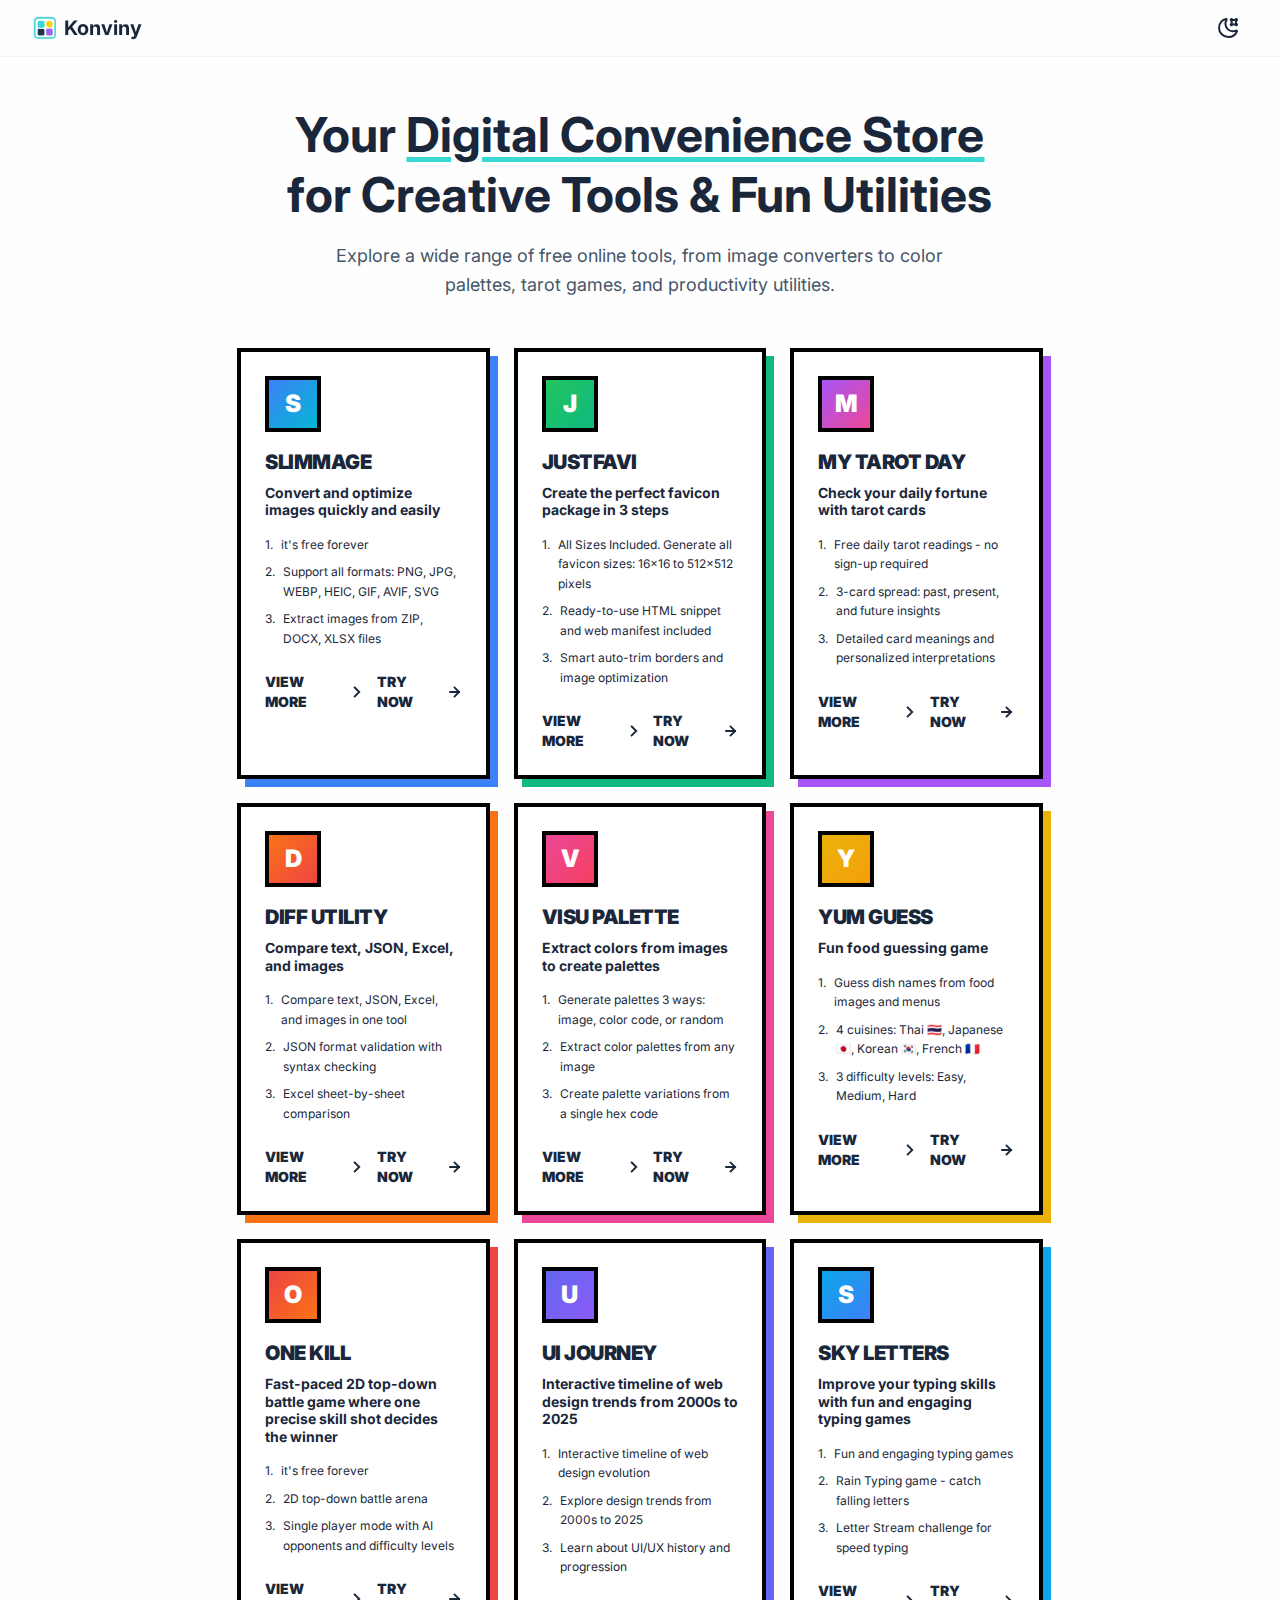
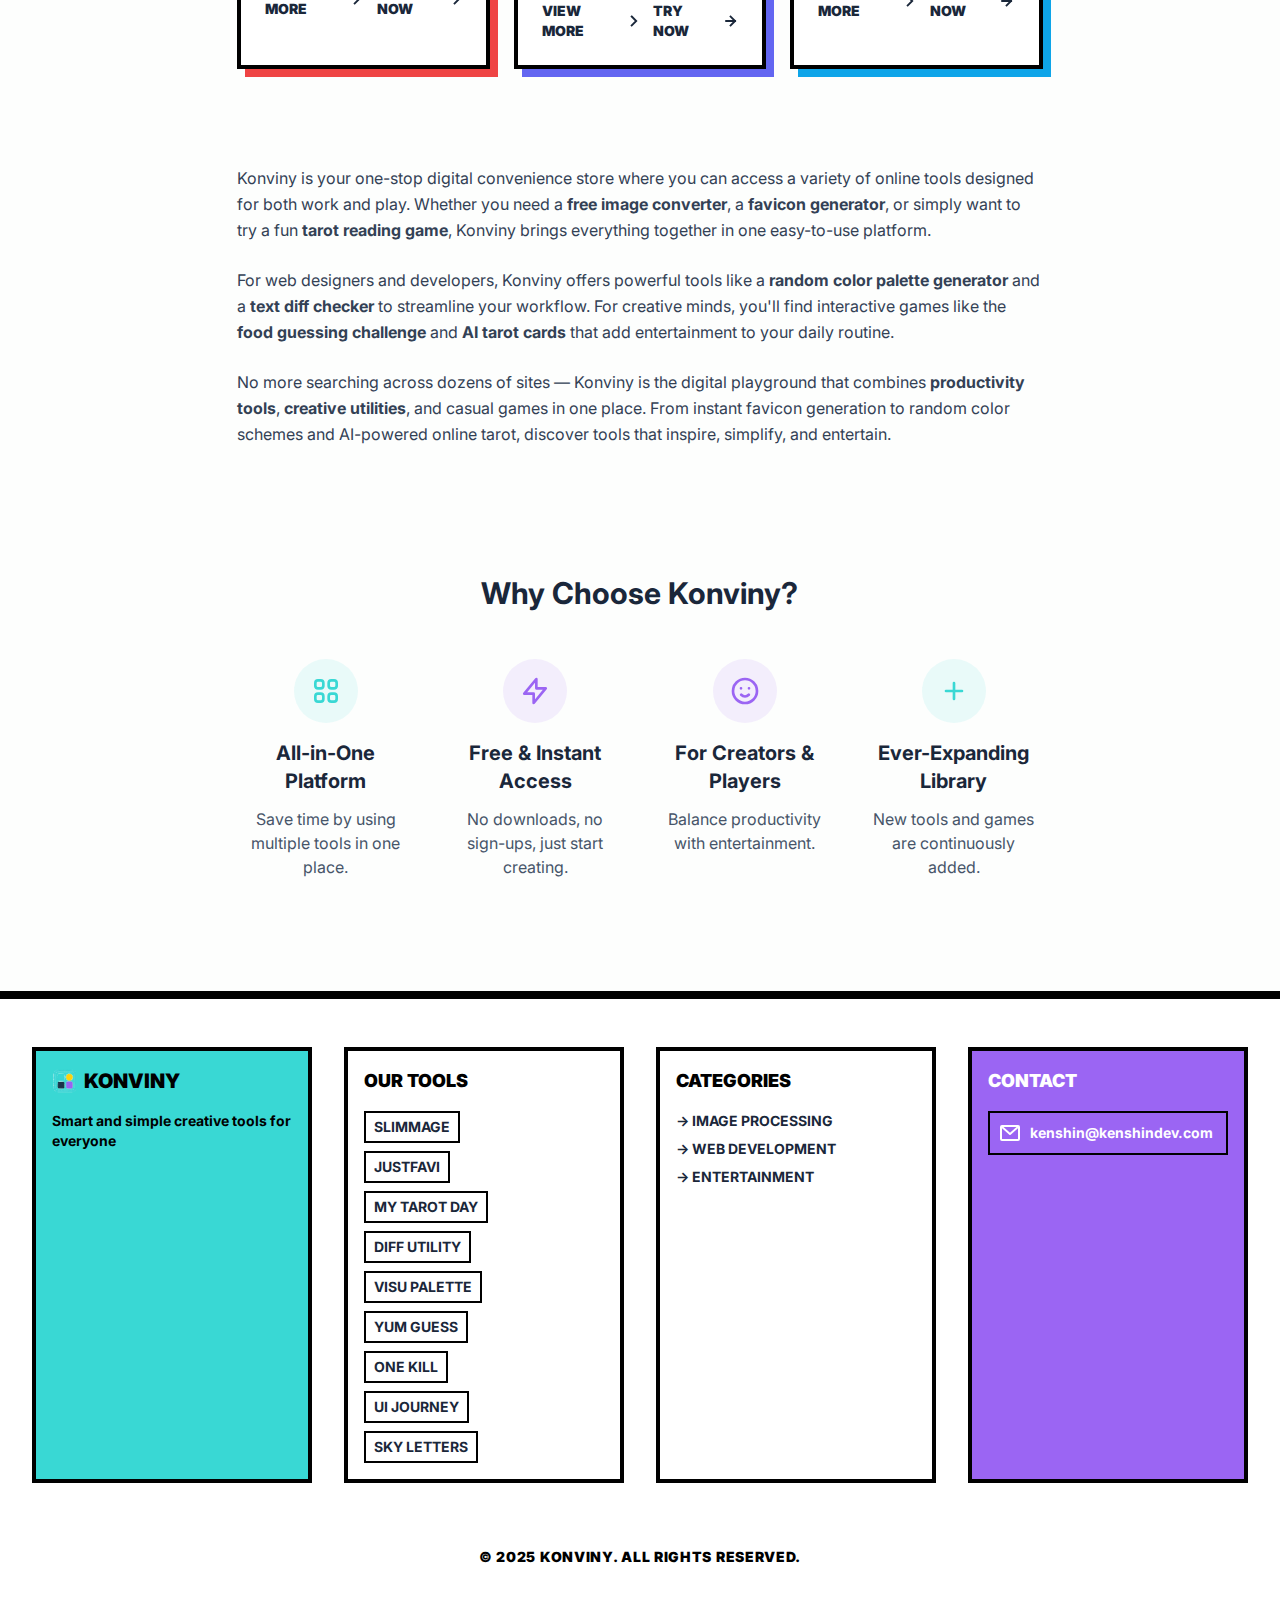
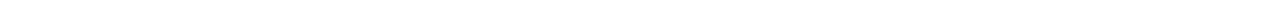
<file: index.html>
<!DOCTYPE html><html lang="en" class="__variable_e839f4"><head><meta charSet="utf-8"/><meta name="viewport" content="width=device-width, initial-scale=1"/><link rel="preload" href="/_next/static/media/cc27cf3ff100ea21-s.p.ttf" as="font" crossorigin="" type="font/ttf"/><link rel="preload" href="/_next/static/media/dd830f3b569412d7-s.p.ttf" as="font" crossorigin="" type="font/ttf"/><link rel="stylesheet" href="/_next/static/css/4d7235ef728b2380.css" data-precedence="next"/><link rel="preload" as="script" fetchPriority="low" href="/_next/static/chunks/webpack-4b0737ff5790cee2.js"/><script src="/_next/static/chunks/bd859cd3-9f33564e368807bf.js" async=""></script><script src="/_next/static/chunks/996-483d0aea5f76d61a.js" async=""></script><script src="/_next/static/chunks/main-app-f0a5578251a9ab48.js" async=""></script><script src="/_next/static/chunks/943-a159c2981c260d78.js" async=""></script><script src="/_next/static/chunks/app/page-3024d0a5f5ac5422.js" async=""></script><script src="/_next/static/chunks/app/layout-2cc4cd8cb1996c1e.js" async=""></script><script async="" src="https://pagead2.googlesyndication.com/pagead/js/adsbygoogle.js?client=ca-pub-9855332655269860" crossorigin="anonymous"></script><meta name="theme-color" content="#ffffff"/><meta name="naver-site-verification" content="73f1cdd8a9dca3d95d954ed97cf0ef72aa200494"/><title>Konviny - Your Digital Convenience Store for Creative Tools &amp; Fun Utilities</title><meta name="description" content="Explore free online tools, from image converters to color palettes and productivity utilities. Your one-stop digital convenience store for creative minds."/><meta name="author" content="Konviny"/><link rel="manifest" href="/site.webmanifest" crossorigin="use-credentials"/><meta name="keywords" content="Konviny,Digital Convenience Store,Online Creative Tools,Free Online Utilities,Web Design Tools,Productivity Tools Online,Creative Games and Tools,free online image converter tool,instant favicon generator for websites,AI-powered tarot card reading online,random color palette generator for designers,fun food guessing game with images,online text diff comparison tool,interactive web design timeline,UI/UX evolution showcase,web design trends from 2000s to 2025,fast-paced multiplayer battle game,one-shot skill game online,best free tools for web designers and developers,all-in-one creative utility platform,digital playground for productivity and creativity"/><meta name="creator" content="Konviny"/><meta name="publisher" content="Konviny"/><meta name="robots" content="index, follow"/><meta name="googlebot" content="index, follow, max-video-preview:-1, max-image-preview:large, max-snippet:-1"/><link rel="canonical" href="https://www.konviny.com/"/><meta name="format-detection" content="telephone=no, address=no, email=no"/><meta name="naver-site-verification" content="73f1cdd8a9dca3d95d954ed97cf0ef72aa200494"/><meta property="og:title" content="Konviny - Your Digital Convenience Store for Creative Tools &amp; Fun Utilities"/><meta property="og:description" content="Explore a wide range of free online tools, from image converters to color palettes, tarot games, and productivity utilities."/><meta property="og:url" content="https://www.konviny.com/"/><meta property="og:site_name" content="Konviny"/><meta property="og:locale" content="en_US"/><meta property="og:image" content="https://www.konviny.com/og-image-1.png"/><meta property="og:image:width" content="1200"/><meta property="og:image:height" content="630"/><meta property="og:image:alt" content="Konviny - Smart &amp; Simple Creative Tools"/><meta property="og:type" content="website"/><meta name="twitter:card" content="summary_large_image"/><meta name="twitter:title" content="Konviny - Your Digital Convenience Store for Creative Tools &amp; Fun Utilities"/><meta name="twitter:description" content="Explore a wide range of free online tools, from image converters to color palettes, tarot games, and productivity utilities."/><meta name="twitter:image" content="https://www.konviny.com/og-image-1.png"/><link rel="icon" href="/favicon.ico"/><link rel="icon" href="/favicon-16x16.png" sizes="16x16" type="image/png"/><link rel="icon" href="/favicon-32x32.png" sizes="32x32" type="image/png"/><link rel="icon" href="/favicon-48x48.png" sizes="48x48" type="image/png"/><link rel="icon" href="/favicon-192x192.png" sizes="192x192" type="image/png"/><link rel="icon" href="/favicon-512x512.png" sizes="512x512" type="image/png"/><link rel="apple-touch-icon" href="/apple-touch-icon.png" sizes="180x180" type="image/png"/><meta name="next-size-adjust"/><script>(function(w,d,s,l,i){w[l]=w[l]||[];w[l].push({'gtm.start':
new Date().getTime(),event:'gtm.js'});var f=d.getElementsByTagName(s)[0],
j=d.createElement(s),dl=l!='dataLayer'?'&l='+l:'';j.async=true;j.src=
'https://www.googletagmanager.com/gtm.js?id='+i+dl;f.parentNode.insertBefore(j,f);
})(window,document,'script','dataLayer','GTM-N2DC6952');</script><script type="application/ld+json">{"@context":"https://schema.org","@type":"Organization","name":"Konviny","url":"https://www.konviny.com","logo":"https://www.konviny.com/logo.png","description":"Free online tools for image conversion, favicon generation, tarot reading, and more. Fast, secure, and easy to use.","sameAs":[],"contactPoint":{"@type":"ContactPoint","contactType":"customer service","availableLanguage":"English"},"hasOfferCatalog":{"@type":"OfferCatalog","name":"Web Applications","itemListElement":[{"@type":"Offer","itemOffered":{"@type":"SoftwareApplication","name":"Slimmage","description":"Convert and optimize images quickly and easily","url":"https://slimmage.konviny.com/","applicationCategory":"MultimediaApplication","operatingSystem":"Web Browser"}},{"@type":"Offer","itemOffered":{"@type":"SoftwareApplication","name":"JustFavi","description":"Create the perfect favicon package in 3 steps","url":"https://justfavi.konviny.com/en/","applicationCategory":"DeveloperApplication","operatingSystem":"Web Browser"}},{"@type":"Offer","itemOffered":{"@type":"SoftwareApplication","name":"My Tarot Day","description":"Check your daily fortune with tarot cards","url":"https://my-tarot-day.konviny.com/","applicationCategory":"EntertainmentApplication","operatingSystem":"Web Browser"}},{"@type":"Offer","itemOffered":{"@type":"SoftwareApplication","name":"Diff Utility","description":"Compare text, JSON, Excel, and images","url":"https://diff-utility.konviny.com/","applicationCategory":"DeveloperApplication","operatingSystem":"Web Browser"}},{"@type":"Offer","itemOffered":{"@type":"SoftwareApplication","name":"Visu Palette","description":"Extract colors from images to create palettes","url":"https://visu-palette.konviny.com/","applicationCategory":"DesignApplication","operatingSystem":"Web Browser"}},{"@type":"Offer","itemOffered":{"@type":"SoftwareApplication","name":"Yum Guess","description":"Fun food guessing game","url":"https://yum-guess.konviny.com/","applicationCategory":"GameApplication","operatingSystem":"Web Browser"}},{"@type":"Offer","itemOffered":{"@type":"SoftwareApplication","name":"One Kill","description":"Fast-paced 2D top-down battle game where one precise skill shot decides the winner","url":"https://onekill.konviny.com/","applicationCategory":"GameApplication","operatingSystem":"Web Browser"}},{"@type":"Offer","itemOffered":{"@type":"SoftwareApplication","name":"UI Journey","description":"Interactive timeline of web design trends from 2000s to 2025","url":"https://ui-journey.konviny.com/","applicationCategory":"DesignApplication","operatingSystem":"Web Browser"}}]}}</script><script type="application/ld+json">{"@context":"https://schema.org","@type":"WebSite","name":"Konviny","url":"https://www.konviny.com","description":"Smart and simple creative tools - Free online tools for image conversion, favicon generation, tarot reading, and more","inLanguage":"en-US","isPartOf":{"@type":"Organization","name":"Konviny"}}</script><script src="/_next/static/chunks/polyfills-42372ed130431b0a.js" noModule=""></script></head><body class="__className_e839f4 antialiased"><noscript><iframe src="https://www.googletagmanager.com/ns.html?id=GTM-N2DC6952" height="0" width="0" style="display:none;visibility:hidden"></iframe></noscript><script>((e,t,r,n,a,o,l,i)=>{let u=document.documentElement,s=["light","dark"];function c(t){(Array.isArray(e)?e:[e]).forEach(e=>{let r="class"===e,n=r&&o?a.map(e=>o[e]||e):a;r?(u.classList.remove(...n),u.classList.add(o&&o[t]?o[t]:t)):u.setAttribute(e,t)}),i&&s.includes(t)&&(u.style.colorScheme=t)}if(n)c(n);else try{let e=localStorage.getItem(t)||r,n=l&&"system"===e?window.matchMedia("(prefers-color-scheme: dark)").matches?"dark":"light":e;c(n)}catch(e){}})("class","theme","light",null,["light","dark"],null,false,true)</script><div class="min-h-screen bg-background dark:bg-background-dark"><header class="sticky top-0 z-50 w-full border-b border-konviny-100 dark:border-konviny-800 bg-background/80 dark:bg-background-dark/80 backdrop-blur-md relative"><div class="container mx-auto px-4 sm:px-6 lg:px-8"><div class="flex h-14 items-center justify-between"><div class="flex items-center"><a href="/" class="flex items-center gap-2"><svg width="24" height="24" viewBox="0 0 120 139" version="1.1" xmlns="http://www.w3.org/2000/svg"><path fill="rgb(235,248,248)" stroke="rgb(235,248,248)" stroke-width="1" opacity="1" d="M 8.5 12 L 5.5 16 L 8.5 12 Z "></path><path fill="rgb(235,248,248)" stroke="rgb(235,248,248)" stroke-width="1" opacity="1" d="M 23.5 15 L 106 15.5 L 23.5 16 L 23.5 15 Z "></path><path fill="rgb(235,248,248)" stroke="rgb(235,248,248)" stroke-width="1" opacity="1" d="M 19.5 16 L 21 16.5 L 18.5 18 L 19.5 16 Z "></path><path fill="rgb(235,248,248)" stroke="rgb(235,248,248)" stroke-width="1" opacity="1" d="M 16.5 18 L 13.5 22 L 16.5 18 Z "></path><path fill="rgb(235,248,248)" stroke="rgb(235,248,248)" stroke-width="1" opacity="1" d="M 1.5 25 L 2 27.5 L 1 27.5 L 1.5 25 Z "></path><path fill="rgb(235,248,248)" stroke="rgb(235,248,248)" stroke-width="1" opacity="1" d="M 129.5 25 L 130 112.5 L 129 112.5 L 129.5 25 Z "></path><path fill="rgb(235,248,248)" stroke="rgb(235,248,248)" stroke-width="1" opacity="1" d="M 28.5 28 L 58 28.5 L 28.5 29 L 28.5 28 Z "></path><path fill="rgb(235,248,248)" stroke="rgb(235,248,248)" stroke-width="1" opacity="1" d="M 25.5 64 L 26.5 66 L 25.5 64 Z "></path><path fill="rgb(235,248,248)" stroke="rgb(235,248,248)" stroke-width="1" opacity="1" d="M 26.5 75 L 25.5 77 L 26.5 75 Z "></path><path fill="rgb(235,248,248)" stroke="rgb(235,248,248)" stroke-width="1" opacity="1" d="M 59.5 75 L 60.5 77 L 59.5 75 Z "></path><path fill="rgb(235,248,248)" stroke="rgb(235,248,248)" stroke-width="1" opacity="1" d="M 74.5 109 L 75.5 111 L 74.5 109 Z "></path><path fill="rgb(235,248,248)" stroke="rgb(235,248,248)" stroke-width="1" opacity="1" d="M 108.5 109 L 107.5 111 L 108.5 109 Z "></path><path fill="rgb(235,248,248)" stroke="rgb(235,248,248)" stroke-width="1" opacity="1" d="M 1.5 110 L 2 112.5 L 1 112.5 L 1.5 110 Z "></path><path fill="rgb(235,248,248)" stroke="rgb(235,248,248)" stroke-width="1" opacity="1" d="M 30.5 112 L 55 112.5 L 30.5 113 L 30.5 112 Z "></path><path fill="rgb(235,248,248)" stroke="rgb(235,248,248)" stroke-width="1" opacity="1" d="M 116.5 118 L 115.5 120 L 116.5 118 Z "></path><path fill="rgb(235,248,248)" stroke="rgb(235,248,248)" stroke-width="1" opacity="1" d="M 17.5 120 L 18.5 122 L 17.5 120 Z "></path><path fill="rgb(235,248,248)" stroke="rgb(235,248,248)" stroke-width="1" opacity="1" d="M 125.5 122 L 124.5 124 L 125.5 122 Z "></path><path fill="rgb(235,248,248)" stroke="rgb(235,248,248)" stroke-width="1" opacity="1" d="M 6.5 123 L 10.5 128 L 6.5 123 Z "></path><path fill="rgb(235,248,248)" stroke="rgb(235,248,248)" stroke-width="1" opacity="1" d="M 121.5 126 L 120.5 128 L 121.5 126 Z "></path><path fill="rgb(235,248,248)" stroke="rgb(235,248,248)" stroke-width="1" opacity="1" d="M 23.5 132 L 109 132.5 L 23.5 133 L 23.5 132 Z "></path><path fill="rgb(250,251,252)" stroke="rgb(250,251,252)" stroke-width="1" opacity="1" d="M 10.5 10 L 9.5 12 L 10.5 10 Z "></path><path fill="rgb(250,251,252)" stroke="rgb(250,251,252)" stroke-width="1" opacity="1" d="M 122.5 12 L 124.5 15 L 122.5 12 Z "></path><path fill="rgb(250,251,252)" stroke="rgb(250,251,252)" stroke-width="1" opacity="1" d="M 116.5 20 L 117.5 22 L 116.5 20 Z "></path><path fill="rgb(250,251,252)" stroke="rgb(250,251,252)" stroke-width="1" opacity="1" d="M 58.5 28 L 59.5 30 L 58.5 28 Z "></path><path fill="rgb(250,251,252)" stroke="rgb(250,251,252)" stroke-width="1" opacity="1" d="M 62.5 35 L 63 39.5 L 62 39.5 L 62.5 35 Z "></path><path fill="rgb(250,251,252)" stroke="rgb(250,251,252)" stroke-width="1" opacity="1" d="M 62.5 45 L 63 48.5 L 62 48.5 L 62.5 45 Z "></path><path fill="rgb(250,251,252)" stroke="rgb(250,251,252)" stroke-width="1" opacity="1" d="M 62.5 50 L 63 56.5 L 62 56.5 L 62.5 50 Z "></path><path fill="rgb(250,251,252)" stroke="rgb(250,251,252)" stroke-width="1" opacity="1" d="M 29.5 67 L 57 67.5 L 29.5 68 L 29.5 67 Z "></path><path fill="rgb(250,251,252)" stroke="rgb(250,251,252)" stroke-width="1" opacity="1" d="M 77.5 73 L 105 73.5 L 77.5 74 L 76.5 75 L 77.5 73 Z "></path><path fill="rgb(250,251,252)" stroke="rgb(250,251,252)" stroke-width="1" opacity="1" d="M 108.5 76 L 109.5 78 L 108.5 76 Z "></path><path fill="rgb(250,251,252)" stroke="rgb(250,251,252)" stroke-width="1" opacity="1" d="M 72.5 80 L 73 90.5 L 72 90.5 L 72.5 80 Z "></path><path fill="rgb(250,251,252)" stroke="rgb(250,251,252)" stroke-width="1" opacity="1" d="M 110.5 80 L 111 106.5 L 110 106.5 L 110.5 80 Z "></path><path fill="rgb(250,251,252)" stroke="rgb(250,251,252)" stroke-width="1" opacity="1" d="M 72.5 92 L 73 105.5 L 72 105.5 L 72.5 92 Z "></path><path fill="rgb(250,251,252)" stroke="rgb(250,251,252)" stroke-width="1" opacity="1" d="M 25.5 110 L 26.5 112 L 25.5 110 Z "></path><path fill="rgb(250,251,252)" stroke="rgb(250,251,252)" stroke-width="1" opacity="1" d="M 78.5 112 L 105 112.5 L 78.5 113 L 78.5 112 Z "></path><path fill="rgb(250,251,252)" stroke="rgb(250,251,252)" stroke-width="1" opacity="1" d="M 13.5 116 L 15.5 119 L 13.5 116 Z "></path><path fill="rgb(250,251,252)" stroke="rgb(250,251,252)" stroke-width="1" opacity="1" d="M 24.5 122 L 108 122.5 L 24.5 123 L 24.5 122 Z "></path><path fill="rgb(182,232,234)" stroke="rgb(182,232,234)" stroke-width="1" opacity="1" d="M 21.5 6 L 24 6.5 L 21.5 7 L 21.5 6 Z "></path><path fill="rgb(182,232,234)" stroke="rgb(182,232,234)" stroke-width="1" opacity="1" d="M 106.5 6 L 109 6.5 L 106.5 7 L 106.5 6 Z "></path><path fill="rgb(182,232,234)" stroke="rgb(182,232,234)" stroke-width="1" opacity="1" d="M 16.5 7 L 19 7.5 L 16.5 8 L 16.5 7 Z "></path><path fill="rgb(182,232,234)" stroke="rgb(182,232,234)" stroke-width="1" opacity="1" d="M 120.5 11 L 124.5 16 L 120.5 11 Z "></path><path fill="rgb(182,232,234)" stroke="rgb(182,232,234)" stroke-width="1" opacity="1" d="M 106.5 15 L 110 15.5 L 106.5 16 L 106.5 15 Z "></path><path fill="rgb(182,232,234)" stroke="rgb(182,232,234)" stroke-width="1" opacity="1" d="M 125.5 17 L 126.5 19 L 125.5 17 Z "></path><path fill="rgb(182,232,234)" stroke="rgb(182,232,234)" stroke-width="1" opacity="1" d="M 115.5 18 L 117.5 21 L 115.5 18 Z "></path><path fill="rgb(182,232,234)" stroke="rgb(182,232,234)" stroke-width="1" opacity="1" d="M 10.5 26 L 11 110.5 L 10 110.5 L 10.5 26 Z "></path><path fill="rgb(182,232,234)" stroke="rgb(182,232,234)" stroke-width="1" opacity="1" d="M 120.5 26 L 121 111.5 L 120 111.5 L 120.5 26 Z "></path><path fill="rgb(182,232,234)" stroke="rgb(182,232,234)" stroke-width="1" opacity="1" d="M 1.5 28 L 2 109.5 L 1 109.5 L 1.5 28 Z "></path><path fill="rgb(182,232,234)" stroke="rgb(182,232,234)" stroke-width="1" opacity="1" d="M 27.5 29 L 25.5 32 L 27.5 29 Z "></path><path fill="rgb(182,232,234)" stroke="rgb(182,232,234)" stroke-width="1" opacity="1" d="M 58.5 29 L 60.5 32 L 58.5 29 Z "></path><path fill="rgb(182,232,234)" stroke="rgb(182,232,234)" stroke-width="1" opacity="1" d="M 24.5 34 L 25 41.5 L 24 41.5 L 24.5 34 Z "></path><path fill="rgb(182,232,234)" stroke="rgb(182,232,234)" stroke-width="1" opacity="1" d="M 24.5 50 L 25 52.5 L 24 52.5 L 24.5 50 Z "></path><path fill="rgb(182,232,234)" stroke="rgb(182,232,234)" stroke-width="1" opacity="1" d="M 29.5 74 L 56 74.5 L 29.5 75 L 29.5 74 Z "></path><path fill="rgb(182,232,234)" stroke="rgb(182,232,234)" stroke-width="1" opacity="1" d="M 25.5 109 L 26.5 111 L 25.5 109 Z "></path><path fill="rgb(182,232,234)" stroke="rgb(182,232,234)" stroke-width="1" opacity="1" d="M 60.5 109 L 59.5 111 L 60.5 109 Z "></path><path fill="rgb(182,232,234)" stroke="rgb(182,232,234)" stroke-width="1" opacity="1" d="M 118.5 116 L 117.5 118 L 118.5 116 Z "></path><path fill="rgb(182,232,234)" stroke="rgb(182,232,234)" stroke-width="1" opacity="1" d="M 15.5 119 L 16.5 121 L 15.5 119 Z "></path><path fill="rgb(182,232,234)" stroke="rgb(182,232,234)" stroke-width="1" opacity="1" d="M 126.5 120 L 125.5 122 L 126.5 120 Z "></path><path fill="rgb(182,232,234)" stroke="rgb(182,232,234)" stroke-width="1" opacity="1" d="M 5.5 121 L 6.5 123 L 5.5 121 Z "></path><path fill="rgb(182,232,234)" stroke="rgb(182,232,234)" stroke-width="1" opacity="1" d="M 123.5 124 L 122.5 126 L 123.5 124 Z "></path><path fill="rgb(182,232,234)" stroke="rgb(182,232,234)" stroke-width="1" opacity="1" d="M 11.5 127 L 12.5 129 L 11.5 127 Z "></path><path fill="rgb(182,232,234)" stroke="rgb(182,232,234)" stroke-width="1" opacity="1" d="M 119.5 127 L 118.5 129 L 119.5 127 Z "></path><path fill="rgb(253,253,252)" stroke="rgb(253,253,252)" stroke-width="1" opacity="1" d="M 63.5 16 L 67 16.5 L 63.5 17 L 63.5 16 Z "></path><path fill="rgb(253,253,252)" stroke="rgb(253,253,252)" stroke-width="1" opacity="1" d="M 75.5 16 L 78 16.5 L 75.5 17 L 75.5 16 Z "></path><path fill="rgb(253,253,252)" stroke="rgb(253,253,252)" stroke-width="1" opacity="1" d="M 88.5 16 L 92 16.5 L 88.5 17 L 88.5 16 Z "></path><path fill="rgb(253,253,252)" stroke="rgb(253,253,252)" stroke-width="1" opacity="1" d="M 83 28 L 87 28.5 L 83.5 30 L 83 28 Z "></path><path fill="rgb(253,253,252)" stroke="rgb(253,253,252)" stroke-width="1" opacity="1" d="M 95.5 28 L 99 29.5 L 97.5 29 Q 94.5 29.5 95.5 28 Z "></path><path fill="rgb(253,253,252)" stroke="rgb(253,253,252)" stroke-width="1" opacity="1" d="M 79.5 31 L 75.5 36 L 75 34 L 79.5 31 Z "></path><path fill="rgb(253,253,252)" stroke="rgb(253,253,252)" stroke-width="1" opacity="1" d="M 102.5 31 L 107.5 37 L 102.5 31 Z "></path><path fill="rgb(253,253,252)" stroke="rgb(253,253,252)" stroke-width="1" opacity="1" d="M 63.5 36 L 64 55.5 L 63 55.5 L 63.5 36 Z "></path><path fill="rgb(253,253,252)" stroke="rgb(253,253,252)" stroke-width="1" opacity="1" d="M 108.5 38 Q 111.6 39.4 111 44.5 L 110 44.5 L 108.5 38 Z "></path><path fill="rgb(253,253,252)" stroke="rgb(253,253,252)" stroke-width="1" opacity="1" d="M 73.5 39 L 73 40.5 L 72 52.5 L 73 54.5 L 72 54.5 Q 69.3 50.7 71 42.5 L 73.5 39 Z "></path><path fill="rgb(253,253,252)" stroke="rgb(253,253,252)" stroke-width="1" opacity="1" d="M 109.5 54 L 110 56.5 L 108 57.5 L 109.5 54 Z "></path><path fill="rgb(253,253,252)" stroke="rgb(253,253,252)" stroke-width="1" opacity="1" d="M 73.5 56 L 75 58.5 L 73 57.5 L 73.5 56 Z "></path><path fill="rgb(253,253,252)" stroke="rgb(253,253,252)" stroke-width="1" opacity="1" d="M 107.5 59 L 106 61.5 Q 106.8 63.8 104.5 63 L 102 64.5 L 107.5 59 Z "></path><path fill="rgb(253,253,252)" stroke="rgb(253,253,252)" stroke-width="1" opacity="1" d="M 75.5 60 L 79 64.5 L 78 64.5 L 75.5 60 Z "></path><path fill="rgb(253,253,252)" stroke="rgb(253,253,252)" stroke-width="1" opacity="1" d="M 61.5 64 L 59.5 67 L 61.5 64 Z "></path><path fill="rgb(253,253,252)" stroke="rgb(253,253,252)" stroke-width="1" opacity="1" d="M 80.5 64 L 85 66.5 L 83.5 67 L 80.5 64 Z "></path><path fill="rgb(253,253,252)" stroke="rgb(253,253,252)" stroke-width="1" opacity="1" d="M 86.5 67 L 96 67.5 L 86.5 68 L 86.5 67 Z "></path><path fill="rgb(253,253,252)" stroke="rgb(253,253,252)" stroke-width="1" opacity="1" d="M 104.5 72 L 105.5 74 L 104.5 72 Z "></path><path fill="rgb(253,253,252)" stroke="rgb(253,253,252)" stroke-width="1" opacity="1" d="M 76.5 73 L 73.5 77 L 74 75.5 Q 73.3 73.3 75.5 74 L 76.5 73 Z "></path><path fill="rgb(253,253,252)" stroke="rgb(253,253,252)" stroke-width="1" opacity="1" d="M 58.5 74 L 61 75.5 L 59.5 75 L 58.5 74 Z "></path><path fill="rgb(253,253,252)" stroke="rgb(253,253,252)" stroke-width="1" opacity="1" d="M 108.5 75 L 109.5 77 L 108.5 75 Z "></path><path fill="rgb(253,253,252)" stroke="rgb(253,253,252)" stroke-width="1" opacity="1" d="M 62.5 86 L 63 88.5 L 62 88.5 L 62.5 86 Z "></path><path fill="rgb(253,253,252)" stroke="rgb(253,253,252)" stroke-width="1" opacity="1" d="M 23.5 108 L 24.5 110 Q 21.7 110.7 23.5 108 Z "></path><path fill="rgb(253,253,252)" stroke="rgb(253,253,252)" stroke-width="1" opacity="1" d="M 109.5 109 L 108.5 111 L 109.5 109 Z "></path><path fill="rgb(253,253,252)" stroke="rgb(253,253,252)" stroke-width="1" opacity="1" d="M 74.5 110 L 75.5 112 L 74.5 110 Z "></path><path fill="rgb(253,253,252)" stroke="rgb(253,253,252)" stroke-width="1" opacity="1" d="M 113.5 119 L 112.5 121 L 113.5 119 Z "></path><path fill="rgb(254,210,11)" stroke="rgb(254,210,11)" stroke-width="1" opacity="1" d="M 86.5 29 L 95.5 29 L 105 34 L 110 43.5 L 110 51.5 Q 107.5 60.5 100.5 65 Q 95.9 67.9 87.5 67 Q 79.2 64.8 75 58.5 L 72 46.5 Q 73.6 35.6 81.5 31 L 86.5 29 Z "></path><path fill="rgb(252,244,216)" stroke="rgb(252,244,216)" stroke-width="1" opacity="1" d="M 87.5 28 L 95 28.5 L 87.5 29 L 87.5 28 Z "></path><path fill="rgb(252,244,216)" stroke="rgb(252,244,216)" stroke-width="1" opacity="1" d="M 80.5 31 L 75.5 37 L 80.5 31 Z "></path><path fill="rgb(252,244,216)" stroke="rgb(252,244,216)" stroke-width="1" opacity="1" d="M 101.5 31 L 103.5 34 L 101.5 31 Z "></path><path fill="rgb(252,244,216)" stroke="rgb(252,244,216)" stroke-width="1" opacity="1" d="M 105.5 35 L 107.5 38 L 105.5 35 Z "></path><path fill="rgb(252,244,216)" stroke="rgb(252,244,216)" stroke-width="1" opacity="1" d="M 72.5 43 L 73 45.5 L 72 45.5 L 72.5 43 Z "></path><path fill="rgb(252,244,216)" stroke="rgb(252,244,216)" stroke-width="1" opacity="1" d="M 110.5 45 L 111 50.5 L 110 50.5 L 110.5 45 Z "></path><path fill="rgb(252,244,216)" stroke="rgb(252,244,216)" stroke-width="1" opacity="1" d="M 72.5 50 L 73 52.5 L 72 52.5 L 72.5 50 Z "></path><path fill="rgb(252,244,216)" stroke="rgb(252,244,216)" stroke-width="1" opacity="1" d="M 108.5 55 L 109 56.5 L 101.5 65 L 107 58.5 L 108.5 55 Z "></path><path fill="rgb(252,244,216)" stroke="rgb(252,244,216)" stroke-width="1" opacity="1" d="M 75.5 59 L 79.5 64 L 75.5 59 Z "></path><path fill="rgb(65,213,216)" stroke="rgb(65,213,216)" stroke-width="1" opacity="1" d="M 24.5 6 L 105.5 6 L 115 8 L 115.5 10 L 117 9.5 L 116.5 11 L 118.5 10 L 123.5 16 L 125 16.5 L 124.5 18 L 127 19.5 L 128 21.5 L 127 22.5 L 127 39.5 L 126 40.5 L 127 41.5 L 127 53.5 L 127 55.5 L 126 59.5 L 127 60.5 L 127 73.5 L 127 75.5 L 127 83.5 L 126 84.5 L 127 85.5 L 127 114.5 L 128 115.5 L 127 118.5 L 123.5 124 L 122 123.5 L 120.5 127 L 115.5 130 L 114 129.5 Q 114.9 132.5 110.5 131 L 109.5 132 L 21.5 132 L 17 131 L 16.5 129 L 14.5 129 L 7 123.5 L 7 121 Q 4.3 122.1 5 119.5 L 4.5 117 Q 1.9 117.8 3 114.5 L 2 109.5 L 2.5 107 L 4 106.5 L 2 105.5 L 3 103.5 L 3 99.5 L 2 97.5 L 3 94.5 L 2 87.5 L 2 85.5 L 3 81.5 L 3 79.5 L 4 76.5 L 2 72.5 L 2.5 68 L 4 67.5 L 2 57.5 L 3 53.5 L 3 51.5 L 2 45.5 L 3 40.5 L 2 37.5 L 3 33.5 L 3 31.5 L 2 24.5 L 5.5 17 L 7 16.5 L 6 15.5 L 10.5 11 L 12 11.5 L 13.5 9 L 16.5 8 Q 18 10.5 19.5 7 L 24.5 6 Z M 34 7 L 34 8 L 36 8 L 34 7 Z M 38 7 L 38 8 L 41 8 L 38 7 Z M 44 7 L 44 8 L 47 8 L 44 7 Z M 54 7 L 54 8 L 60 8 L 54 7 Z M 74 7 L 74 8 L 76 8 L 74 7 Z M 82 7 L 82 8 L 84 8 L 82 7 Z M 89 7 L 89 8 L 91 8 L 89 7 Z M 93 7 L 93 8 L 96 8 L 93 7 Z M 86 13 L 85 14 L 24 14 L 20 16 L 18 16 L 12 24 L 10 24 L 11 26 L 9 26 L 10 32 L 10 34 L 9 36 L 10 39 L 9 41 L 9 65 L 10 66 L 9 71 L 9 93 L 10 94 L 9 97 L 10 100 L 10 102 L 8 109 Q 12 110 12 116 L 12 118 L 14 118 L 16 122 L 18 121 L 21 123 L 112 123 Q 113 119 115 122 L 119 117 Q 118 114 121 115 L 120 114 Q 119 111 122 112 L 122 82 L 123 81 L 122 77 L 122 75 Q 120 70 124 71 L 124 70 Q 121 71 122 67 L 122 65 Q 120 58 123 57 L 122 55 L 123 52 L 122 50 L 123 46 L 122 42 L 122 40 L 123 37 L 122 35 L 123 32 L 122 30 L 122 26 Q 119 27 120 25 L 120 23 L 119 22 Q 120 20 117 18 Q 113 19 114 16 L 107 14 L 103 15 L 102 14 L 87 14 L 86 13 Z M 37 124 L 37 125 L 42 125 L 37 124 Z M 54 124 L 54 125 L 58 125 L 54 124 Z M 93 124 L 93 125 L 98 125 L 93 124 Z M 85 127 Q 83 130 86 129 L 85 127 Z "></path><path fill="rgb(65,213,216)" stroke="rgb(65,213,216)" stroke-width="1" opacity="1" d="M 128.5 25 L 129 113.5 L 128 113.5 L 128.5 25 Z "></path><path fill="rgb(65,213,216)" stroke="rgb(65,213,216)" stroke-width="1" opacity="1" d="M 59.5 32 L 61 32.5 L 58.5 34 L 59.5 32 Z "></path><path fill="rgb(65,213,216)" stroke="rgb(65,213,216)" stroke-width="1" opacity="1" d="M 61.5 34 L 62 61.5 L 61 61.5 L 60.5 50 L 58.5 51 L 58.5 50 L 60 49.5 L 58 48.5 L 60 48 L 61 45.5 L 61.5 34 Z "></path><path fill="rgb(65,213,216)" stroke="rgb(65,213,216)" stroke-width="1" opacity="1" d="M 24.5 42 L 25 49.5 L 24 49.5 L 24.5 42 Z "></path><path fill="rgb(65,213,216)" stroke="rgb(65,213,216)" stroke-width="1" opacity="1" d="M 59.5 54 L 58.5 56 L 59.5 54 Z "></path><path fill="rgb(65,213,216)" stroke="rgb(65,213,216)" stroke-width="1" opacity="1" d="M 24.5 55 L 25 58.5 L 24 58.5 L 24.5 55 Z "></path><path fill="rgb(65,213,216)" stroke="rgb(65,213,216)" stroke-width="1" opacity="1" d="M 58.5 60 L 59.5 62 Q 56.7 62.7 58.5 60 Z "></path><path fill="rgb(65,213,216)" stroke="rgb(65,213,216)" stroke-width="1" opacity="1" d="M 58.5 63 L 61 63.5 L 58 65.5 L 58.5 63 Z "></path><path fill="rgb(65,213,216)" stroke="rgb(65,213,216)" stroke-width="1" opacity="1" d="M 26.5 64 L 27.5 66 L 26.5 64 Z "></path><path fill="rgb(65,213,216)" stroke="rgb(65,213,216)" stroke-width="1" opacity="1" d="M 43.5 65 L 44.5 66 L 56 66.5 L 30.5 67 L 30.5 66 L 42.5 66 L 43.5 65 Z "></path><path fill="rgb(55,215,212)" stroke="rgb(55,215,212)" stroke-width="1" opacity="1" d="M 33.5 7 L 36 7.5 L 33.5 8 L 33.5 7 Z "></path><path fill="rgb(55,215,212)" stroke="rgb(55,215,212)" stroke-width="1" opacity="1" d="M 37.5 7 L 41 7.5 L 37.5 8 L 37.5 7 Z "></path><path fill="rgb(55,215,212)" stroke="rgb(55,215,212)" stroke-width="1" opacity="1" d="M 43.5 7 L 47 7.5 L 43.5 8 L 43.5 7 Z "></path><path fill="rgb(55,215,212)" stroke="rgb(55,215,212)" stroke-width="1" opacity="1" d="M 53.5 7 L 60 7.5 L 53.5 8 L 53.5 7 Z "></path><path fill="rgb(55,215,212)" stroke="rgb(55,215,212)" stroke-width="1" opacity="1" d="M 73.5 7 L 76 7.5 L 73.5 8 L 73.5 7 Z "></path><path fill="rgb(55,215,212)" stroke="rgb(55,215,212)" stroke-width="1" opacity="1" d="M 81.5 7 L 84 7.5 L 81.5 8 L 81.5 7 Z "></path><path fill="rgb(55,215,212)" stroke="rgb(55,215,212)" stroke-width="1" opacity="1" d="M 88.5 7 L 91 7.5 L 88.5 8 L 88.5 7 Z "></path><path fill="rgb(55,215,212)" stroke="rgb(55,215,212)" stroke-width="1" opacity="1" d="M 92.5 7 L 96 7.5 L 92.5 8 L 92.5 7 Z "></path><path fill="rgb(55,215,212)" stroke="rgb(55,215,212)" stroke-width="1" opacity="1" d="M 115.5 9 L 118 10.5 L 116.5 11 L 115.5 9 Z "></path><path fill="rgb(55,215,212)" stroke="rgb(55,215,212)" stroke-width="1" opacity="1" d="M 85.5 13 L 86.5 14 L 102 14.5 L 23.5 15 L 23.5 14 L 84.5 14 L 85.5 13 Z "></path><path fill="rgb(55,215,212)" stroke="rgb(55,215,212)" stroke-width="1" opacity="1" d="M 103.5 14 L 107 14.5 L 103.5 15 L 103.5 14 Z "></path><path fill="rgb(55,215,212)" stroke="rgb(55,215,212)" stroke-width="1" opacity="1" d="M 122.5 14 L 123.5 16 L 122.5 14 Z "></path><path fill="rgb(55,215,212)" stroke="rgb(55,215,212)" stroke-width="1" opacity="1" d="M 116.5 18 L 118.5 21 L 116.5 18 Z "></path><path fill="rgb(55,215,212)" stroke="rgb(55,215,212)" stroke-width="1" opacity="1" d="M 13.5 19 L 11.5 22 L 13.5 19 Z "></path><path fill="rgb(55,215,212)" stroke="rgb(55,215,212)" stroke-width="1" opacity="1" d="M 119.5 22 L 120.5 24 L 119.5 22 Z "></path><path fill="rgb(55,215,212)" stroke="rgb(55,215,212)" stroke-width="1" opacity="1" d="M 127.5 22 L 128 114.5 L 127 114.5 L 127 85.5 L 126 84.5 L 127 83.5 L 127 75.5 L 125.5 73 L 127 73.5 L 127 60.5 L 126 59.5 L 127 55.5 L 127 53.5 L 127 41.5 L 126 40.5 L 127 39.5 L 127.5 22 Z "></path><path fill="rgb(55,215,212)" stroke="rgb(55,215,212)" stroke-width="1" opacity="1" d="M 2.5 26 L 3 31.5 L 2 31.5 L 2.5 26 Z "></path><path fill="rgb(55,215,212)" stroke="rgb(55,215,212)" stroke-width="1" opacity="1" d="M 9.5 26 L 10 28.5 L 9 28.5 L 9.5 26 Z "></path><path fill="rgb(55,215,212)" stroke="rgb(55,215,212)" stroke-width="1" opacity="1" d="M 121.5 26 L 123 31.5 L 122 34.5 L 123 36.5 L 122 39.5 L 122 41.5 L 123 45.5 L 122 49.5 L 123 51.5 L 122 54.5 L 123 56.5 Q 120.3 58.3 122 64.5 L 122 66.5 Q 120.5 70.9 123.5 70 L 123.5 71 Q 120.5 70.1 122 74.5 L 123.5 77 L 122 76.5 L 123 80.5 L 122 81.5 L 121.5 112 L 121.5 26 Z "></path><path fill="rgb(55,215,212)" stroke="rgb(55,215,212)" stroke-width="1" opacity="1" d="M 30.5 29 L 56.5 29 L 60 31.5 L 58.5 34 L 60.5 33 L 61 45.5 L 60 47.5 L 61 50.5 L 61 62.5 L 59.5 64 L 58 63.5 L 57.5 66 L 44.5 66 L 42.5 66 L 28.5 66 L 26 63.5 L 25 60.5 L 25 38.5 L 25 36.5 Q 24.4 31.4 27.5 30 L 30.5 29 Z M 59 60 Q 57 63 60 62 L 59 60 Z "></path><path fill="rgb(55,215,212)" stroke="rgb(55,215,212)" stroke-width="1" opacity="1" d="M 9.5 35 L 10 37.5 L 9 37.5 L 9.5 35 Z "></path><path fill="rgb(55,215,212)" stroke="rgb(55,215,212)" stroke-width="1" opacity="1" d="M 2.5 40 L 3 44.5 L 2 44.5 L 2.5 40 Z "></path><path fill="rgb(55,215,212)" stroke="rgb(55,215,212)" stroke-width="1" opacity="1" d="M 9.5 40 L 10 64.5 L 9 64.5 L 9.5 40 Z "></path><path fill="rgb(55,215,212)" stroke="rgb(55,215,212)" stroke-width="1" opacity="1" d="M 2.5 49 L 3 51.5 L 2 51.5 L 2.5 49 Z "></path><path fill="rgb(55,215,212)" stroke="rgb(55,215,212)" stroke-width="1" opacity="1" d="M 2.5 53 L 3 56.5 L 2 56.5 L 2.5 53 Z "></path><path fill="rgb(55,215,212)" stroke="rgb(55,215,212)" stroke-width="1" opacity="1" d="M 2.5 58 L 3 66.5 L 4 67.5 L 2 68 L 2.5 58 Z "></path><path fill="rgb(55,215,212)" stroke="rgb(55,215,212)" stroke-width="1" opacity="1" d="M 9.5 70 L 10 92.5 L 9 92.5 L 9.5 70 Z "></path><path fill="rgb(55,215,212)" stroke="rgb(55,215,212)" stroke-width="1" opacity="1" d="M 2.5 75 Q 5.2 76.3 3 77.5 L 2.5 80 L 2.5 75 Z "></path><path fill="rgb(55,215,212)" stroke="rgb(55,215,212)" stroke-width="1" opacity="1" d="M 2.5 90 L 3 94.5 L 2 94.5 L 2.5 90 Z "></path><path fill="rgb(55,215,212)" stroke="rgb(55,215,212)" stroke-width="1" opacity="1" d="M 9.5 102 L 10 109.5 L 8 108.5 L 9.5 102 Z "></path><path fill="rgb(55,215,212)" stroke="rgb(55,215,212)" stroke-width="1" opacity="1" d="M 118.5 118 L 117.5 120 L 118.5 118 Z "></path><path fill="rgb(55,215,212)" stroke="rgb(55,215,212)" stroke-width="1" opacity="1" d="M 16.5 121 L 17.5 123 L 16.5 121 Z "></path><path fill="rgb(55,215,212)" stroke="rgb(55,215,212)" stroke-width="1" opacity="1" d="M 114.5 121 L 113.5 123 L 114.5 121 Z "></path><path fill="rgb(55,215,212)" stroke="rgb(55,215,212)" stroke-width="1" opacity="1" d="M 36.5 124 L 42 124.5 L 36.5 125 L 36.5 124 Z "></path><path fill="rgb(55,215,212)" stroke="rgb(55,215,212)" stroke-width="1" opacity="1" d="M 53.5 124 L 58 124.5 L 53.5 125 L 53.5 124 Z "></path><path fill="rgb(55,215,212)" stroke="rgb(55,215,212)" stroke-width="1" opacity="1" d="M 92.5 124 L 98 124.5 L 92.5 125 L 92.5 124 Z "></path><path fill="rgb(55,215,212)" stroke="rgb(55,215,212)" stroke-width="1" opacity="1" d="M 84.5 127 L 85.5 129 Q 82.7 129.7 84.5 127 Z "></path><path fill="rgb(153,100,242)" stroke="rgb(153,100,242)" stroke-width="1" opacity="1" d="M 78 75 L 102.5 75 L 104.5 76 L 106 75.5 L 105.5 77 L 108 77.5 L 108 108.5 Q 106.3 112.7 104.5 110 Q 101 112.5 93.5 111 L 89.5 110 L 84.5 111 L 76.5 110 L 74 107.5 L 73 105.5 L 73 81.5 L 75 78.5 Q 72.8 77.3 75.5 76 L 78 77 L 78 75 Z "></path><path fill="rgb(161,99,238)" stroke="rgb(161,99,238)" stroke-width="1" opacity="1" d="M 80.5 74 L 102.5 74 L 107 76.5 L 105.5 77 L 102.5 75 L 80.5 75 L 80.5 74 Z "></path><path fill="rgb(161,99,238)" stroke="rgb(161,99,238)" stroke-width="1" opacity="1" d="M 76 75 Q 79 74 78 77 L 74.5 79 L 76 76.5 L 76 75 Z "></path><path fill="rgb(161,99,238)" stroke="rgb(161,99,238)" stroke-width="1" opacity="1" d="M 108.5 78 L 109 107.5 L 108 107.5 L 108.5 78 Z "></path><path fill="rgb(161,99,238)" stroke="rgb(161,99,238)" stroke-width="1" opacity="1" d="M 74.5 108 L 75.5 110 L 74.5 108 Z "></path><path fill="rgb(161,99,238)" stroke="rgb(161,99,238)" stroke-width="1" opacity="1" d="M 107.5 109 L 106.5 111 L 107.5 109 Z "></path><path fill="rgb(161,99,238)" stroke="rgb(161,99,238)" stroke-width="1" opacity="1" d="M 77.5 110 L 84.5 111 L 89.5 110 L 102.5 111 L 104.5 110 L 104.5 111 L 102.5 112 L 79.5 112 L 77.5 110 Z "></path><path fill="rgb(252,253,252)" stroke="rgb(252,253,252)" stroke-width="1" opacity="1" d="M 0.5 34 L 1 37.5 L 0 37.5 L 0.5 34 Z "></path><path fill="rgb(252,253,252)" stroke="rgb(252,253,252)" stroke-width="1" opacity="1" d="M 62.5 42 L 63 44.5 L 62 44.5 L 62.5 42 Z "></path><path fill="rgb(252,253,252)" stroke="rgb(252,253,252)" stroke-width="1" opacity="1" d="M 62.5 57 L 63 60.5 L 62 60.5 L 62.5 57 Z "></path><path fill="rgb(252,253,252)" stroke="rgb(252,253,252)" stroke-width="1" opacity="1" d="M 30.5 73 L 55 73.5 L 30.5 74 L 30.5 73 Z "></path><path fill="rgb(252,253,252)" stroke="rgb(252,253,252)" stroke-width="1" opacity="1" d="M 62.5 89 L 63 95.5 L 62 95.5 L 62.5 89 Z "></path><path fill="rgb(252,253,252)" stroke="rgb(252,253,252)" stroke-width="1" opacity="1" d="M 0.5 90 L 1 97.5 L 0 97.5 L 0.5 90 Z "></path><path fill="rgb(252,253,252)" stroke="rgb(252,253,252)" stroke-width="1" opacity="1" d="M 62.5 99 L 63 103.5 L 62 103.5 L 62.5 99 Z "></path><path fill="rgb(252,253,252)" stroke="rgb(252,253,252)" stroke-width="1" opacity="1" d="M 60.5 110 L 59.5 112 L 60.5 110 Z "></path><path fill="rgb(252,253,252)" stroke="rgb(252,253,252)" stroke-width="1" opacity="1" d="M 8.5 126 L 9.5 128 L 8.5 126 Z "></path><path fill="rgb(26,51,74)" stroke="rgb(26,51,74)" stroke-width="1" opacity="1" d="M 28.5 75 L 57.5 75 L 61 78.5 L 61 107.5 L 60 110 L 57.5 111 L 33.5 111 L 32.5 112 L 26 109.5 L 25 107.5 L 25 78.5 L 26 76 L 28.5 75 Z "></path><path fill="rgb(99,112,127)" stroke="rgb(99,112,127)" stroke-width="1" opacity="1" d="M 59.5 76 L 60.5 78 L 59.5 76 Z "></path><path fill="rgb(99,112,127)" stroke="rgb(99,112,127)" stroke-width="1" opacity="1" d="M 61.5 81 L 62 105.5 L 61 105.5 L 61.5 81 Z "></path><path fill="rgb(99,112,127)" stroke="rgb(99,112,127)" stroke-width="1" opacity="1" d="M 24.5 85 L 25 105.5 L 24 105.5 L 24.5 85 Z "></path><path fill="rgb(99,112,127)" stroke="rgb(99,112,127)" stroke-width="1" opacity="1" d="M 29.5 111 L 32 111.5 L 29.5 112 L 29.5 111 Z "></path><path fill="rgb(99,112,127)" stroke="rgb(99,112,127)" stroke-width="1" opacity="1" d="M 33.5 111 L 56 111.5 L 33.5 112 L 33.5 111 Z "></path><path fill="rgb(170,142,225)" stroke="rgb(170,142,225)" stroke-width="1" opacity="1" d="M 77.5 74 L 80 74.5 L 77.5 75 L 77.5 74 Z "></path><path fill="rgb(170,142,225)" stroke="rgb(170,142,225)" stroke-width="1" opacity="1" d="M 106.5 75 L 108.5 78 L 106.5 75 Z "></path><path fill="rgb(170,142,225)" stroke="rgb(170,142,225)" stroke-width="1" opacity="1" d="M 24.5 80 L 25 84.5 L 24 84.5 L 24.5 80 Z "></path><path fill="rgb(170,142,225)" stroke="rgb(170,142,225)" stroke-width="1" opacity="1" d="M 109.5 80 L 110 105.5 L 109 105.5 L 109.5 80 Z "></path><path fill="rgb(252,254,254)" stroke="rgb(252,254,254)" stroke-width="1" opacity="1" d="M 14.5 21 L 13.5 23 L 14.5 21 Z "></path><path fill="rgb(252,254,254)" stroke="rgb(252,254,254)" stroke-width="1" opacity="1" d="M 0.5 28 L 1 33.5 L 0 33.5 L 0.5 28 Z "></path><path fill="rgb(252,254,254)" stroke="rgb(252,254,254)" stroke-width="1" opacity="1" d="M 27.5 28 L 26.5 30 L 27.5 28 Z "></path><path fill="rgb(252,254,254)" stroke="rgb(252,254,254)" stroke-width="1" opacity="1" d="M 0.5 38 L 1 44.5 L 0 44.5 L 0.5 38 Z "></path><path fill="rgb(252,254,254)" stroke="rgb(252,254,254)" stroke-width="1" opacity="1" d="M 0.5 47 L 1 49.5 L 0 49.5 L 0.5 47 Z "></path><path fill="rgb(252,254,254)" stroke="rgb(252,254,254)" stroke-width="1" opacity="1" d="M 0.5 53 L 1 55.5 L 0 55.5 L 0.5 53 Z "></path><path fill="rgb(252,254,254)" stroke="rgb(252,254,254)" stroke-width="1" opacity="1" d="M 0.5 57 L 1 64.5 L 0 64.5 L 0.5 57 Z "></path><path fill="rgb(252,254,254)" stroke="rgb(252,254,254)" stroke-width="1" opacity="1" d="M 0.5 69 L 1 71.5 L 0 71.5 L 0.5 69 Z "></path><path fill="rgb(252,254,254)" stroke="rgb(252,254,254)" stroke-width="1" opacity="1" d="M 0.5 84 L 1 86.5 L 0 86.5 L 0.5 84 Z "></path></svg><span class="text-xl font-bold text-text dark:text-text-dark">Konviny</span></a></div><button class="p-2 rounded-lg hover:bg-konviny-100 dark:hover:bg-konviny-800 transition-colors" aria-label="Toggle dark mode"><div class="w-6 h-6"></div></button></div></div></header><main class="grid grid-cols-12 py-12"><div class="col-span-12 lg:col-start-3 lg:col-span-8 px-4 sm:px-6"><div class="text-center mb-12"><h1 class="text-4xl font-bold text-text dark:text-text-dark sm:text-5xl mb-4 leading-tight sm:leading-tight">Your<!-- --> <span class="underline decoration-accent dark:decoration-accent-dark underline-offset-[5px]" style="text-decoration-thickness:5px">Digital Convenience Store</span><br/>for Creative Tools &amp; Fun Utilities</h1><p class="text-lg text-konviny-600 dark:text-konviny-400 max-w-2xl mx-auto mb-8 leading-relaxed">Explore a wide range of free online tools, from image converters to color palettes, tarot games, and productivity utilities.</p></div><div class="grid grid-cols-1 sm:grid-cols-2 lg:grid-cols-3 gap-6 mb-16"><div class="group relative bg-white dark:bg-konviny-800 p-6 border-4 border-black dark:border-konviny-700 hover:translate-x-[-4px] hover:translate-y-[-4px] transition-all duration-200 cursor-pointer" style="box-shadow:8px 8px 0px 0px #3B82F6"><div class="relative"><div class="inline-flex h-14 w-14 items-center justify-center border-4 border-black dark:border-konviny-700 text-white mb-4 font-black" style="background-image:linear-gradient(to bottom right, #3B82F6, #06B6D4)"><span class="text-2xl font-black">S</span></div><h3 class="mb-2 text-xl font-black text-text dark:text-text-dark uppercase tracking-tight">Slimmage</h3><h4 class="text-sm text-text dark:text-text-dark font-bold mb-4 leading-tight">Convert and optimize images quickly and easily</h4><ul class="mb-6 space-y-2"><li class="flex items-start text-xs text-text dark:text-konviny-300"><span class="mr-2 mt-0.5 flex-shrink-0">1<!-- -->.</span><span class="leading-relaxed">it&#x27;s free forever</span></li><li class="flex items-start text-xs text-text dark:text-konviny-300"><span class="mr-2 mt-0.5 flex-shrink-0">2<!-- -->.</span><span class="leading-relaxed">Support all formats: PNG, JPG, WEBP, HEIC, GIF, AVIF, SVG</span></li><li class="flex items-start text-xs text-text dark:text-konviny-300"><span class="mr-2 mt-0.5 flex-shrink-0">3<!-- -->.</span><span class="leading-relaxed">Extract images from ZIP, DOCX, XLSX files</span></li></ul><div class="flex gap-3"><a href="/slimmage" class="flex items-center text-text dark:text-text-dark font-black text-sm uppercase hover:opacity-70 transition-opacity"><span>View More</span><svg class="ml-1 h-4 w-4 stroke-[3]" fill="none" stroke="currentColor" viewBox="0 0 24 24"><path stroke-linecap="square" stroke-linejoin="miter" stroke-width="3" d="M9 5l7 7-7 7"></path></svg></a><a href="https://slimmage.konviny.com/" target="_blank" rel="noopener noreferrer" class="flex items-center text-text dark:text-text-dark font-black text-sm uppercase hover:opacity-70 transition-opacity"><span>Try Now</span><svg class="ml-1 h-4 w-4 stroke-[3]" fill="none" stroke="currentColor" viewBox="0 0 24 24"><path stroke-linecap="square" stroke-linejoin="miter" stroke-width="3" d="M5 12h14m-7-7l7 7-7 7"></path></svg></a></div></div></div><div class="group relative bg-white dark:bg-konviny-800 p-6 border-4 border-black dark:border-konviny-700 hover:translate-x-[-4px] hover:translate-y-[-4px] transition-all duration-200 cursor-pointer" style="box-shadow:8px 8px 0px 0px #10B981"><div class="relative"><div class="inline-flex h-14 w-14 items-center justify-center border-4 border-black dark:border-konviny-700 text-white mb-4 font-black" style="background-image:linear-gradient(to bottom right, #22C55E, #10B981)"><span class="text-2xl font-black">J</span></div><h3 class="mb-2 text-xl font-black text-text dark:text-text-dark uppercase tracking-tight">JustFavi</h3><h4 class="text-sm text-text dark:text-text-dark font-bold mb-4 leading-tight">Create the perfect favicon package in 3 steps</h4><ul class="mb-6 space-y-2"><li class="flex items-start text-xs text-text dark:text-konviny-300"><span class="mr-2 mt-0.5 flex-shrink-0">1<!-- -->.</span><span class="leading-relaxed">All Sizes Included. Generate all favicon sizes: 16x16 to 512x512 pixels</span></li><li class="flex items-start text-xs text-text dark:text-konviny-300"><span class="mr-2 mt-0.5 flex-shrink-0">2<!-- -->.</span><span class="leading-relaxed">Ready-to-use HTML snippet and web manifest included</span></li><li class="flex items-start text-xs text-text dark:text-konviny-300"><span class="mr-2 mt-0.5 flex-shrink-0">3<!-- -->.</span><span class="leading-relaxed">Smart auto-trim borders and image optimization</span></li></ul><div class="flex gap-3"><a href="/justfavi" class="flex items-center text-text dark:text-text-dark font-black text-sm uppercase hover:opacity-70 transition-opacity"><span>View More</span><svg class="ml-1 h-4 w-4 stroke-[3]" fill="none" stroke="currentColor" viewBox="0 0 24 24"><path stroke-linecap="square" stroke-linejoin="miter" stroke-width="3" d="M9 5l7 7-7 7"></path></svg></a><a href="https://justfavi.konviny.com/en/" target="_blank" rel="noopener noreferrer" class="flex items-center text-text dark:text-text-dark font-black text-sm uppercase hover:opacity-70 transition-opacity"><span>Try Now</span><svg class="ml-1 h-4 w-4 stroke-[3]" fill="none" stroke="currentColor" viewBox="0 0 24 24"><path stroke-linecap="square" stroke-linejoin="miter" stroke-width="3" d="M5 12h14m-7-7l7 7-7 7"></path></svg></a></div></div></div><div class="group relative bg-white dark:bg-konviny-800 p-6 border-4 border-black dark:border-konviny-700 hover:translate-x-[-4px] hover:translate-y-[-4px] transition-all duration-200 cursor-pointer" style="box-shadow:8px 8px 0px 0px #A855F7"><div class="relative"><div class="inline-flex h-14 w-14 items-center justify-center border-4 border-black dark:border-konviny-700 text-white mb-4 font-black" style="background-image:linear-gradient(to bottom right, #A855F7, #EC4899)"><span class="text-2xl font-black">M</span></div><h3 class="mb-2 text-xl font-black text-text dark:text-text-dark uppercase tracking-tight">My Tarot Day</h3><h4 class="text-sm text-text dark:text-text-dark font-bold mb-4 leading-tight">Check your daily fortune with tarot cards</h4><ul class="mb-6 space-y-2"><li class="flex items-start text-xs text-text dark:text-konviny-300"><span class="mr-2 mt-0.5 flex-shrink-0">1<!-- -->.</span><span class="leading-relaxed">Free daily tarot readings - no sign-up required</span></li><li class="flex items-start text-xs text-text dark:text-konviny-300"><span class="mr-2 mt-0.5 flex-shrink-0">2<!-- -->.</span><span class="leading-relaxed">3-card spread: past, present, and future insights</span></li><li class="flex items-start text-xs text-text dark:text-konviny-300"><span class="mr-2 mt-0.5 flex-shrink-0">3<!-- -->.</span><span class="leading-relaxed">Detailed card meanings and personalized interpretations</span></li></ul><div class="flex gap-3"><a href="/my-tarot-day" class="flex items-center text-text dark:text-text-dark font-black text-sm uppercase hover:opacity-70 transition-opacity"><span>View More</span><svg class="ml-1 h-4 w-4 stroke-[3]" fill="none" stroke="currentColor" viewBox="0 0 24 24"><path stroke-linecap="square" stroke-linejoin="miter" stroke-width="3" d="M9 5l7 7-7 7"></path></svg></a><a href="https://my-tarot-day.konviny.com/" target="_blank" rel="noopener noreferrer" class="flex items-center text-text dark:text-text-dark font-black text-sm uppercase hover:opacity-70 transition-opacity"><span>Try Now</span><svg class="ml-1 h-4 w-4 stroke-[3]" fill="none" stroke="currentColor" viewBox="0 0 24 24"><path stroke-linecap="square" stroke-linejoin="miter" stroke-width="3" d="M5 12h14m-7-7l7 7-7 7"></path></svg></a></div></div></div><div class="group relative bg-white dark:bg-konviny-800 p-6 border-4 border-black dark:border-konviny-700 hover:translate-x-[-4px] hover:translate-y-[-4px] transition-all duration-200 cursor-pointer" style="box-shadow:8px 8px 0px 0px #F97316"><div class="relative"><div class="inline-flex h-14 w-14 items-center justify-center border-4 border-black dark:border-konviny-700 text-white mb-4 font-black" style="background-image:linear-gradient(to bottom right, #F97316, #EF4444)"><span class="text-2xl font-black">D</span></div><h3 class="mb-2 text-xl font-black text-text dark:text-text-dark uppercase tracking-tight">Diff Utility</h3><h4 class="text-sm text-text dark:text-text-dark font-bold mb-4 leading-tight">Compare text, JSON, Excel, and images</h4><ul class="mb-6 space-y-2"><li class="flex items-start text-xs text-text dark:text-konviny-300"><span class="mr-2 mt-0.5 flex-shrink-0">1<!-- -->.</span><span class="leading-relaxed">Compare text, JSON, Excel, and images in one tool</span></li><li class="flex items-start text-xs text-text dark:text-konviny-300"><span class="mr-2 mt-0.5 flex-shrink-0">2<!-- -->.</span><span class="leading-relaxed">JSON format validation with syntax checking</span></li><li class="flex items-start text-xs text-text dark:text-konviny-300"><span class="mr-2 mt-0.5 flex-shrink-0">3<!-- -->.</span><span class="leading-relaxed">Excel sheet-by-sheet comparison</span></li></ul><div class="flex gap-3"><a href="/diff-utility" class="flex items-center text-text dark:text-text-dark font-black text-sm uppercase hover:opacity-70 transition-opacity"><span>View More</span><svg class="ml-1 h-4 w-4 stroke-[3]" fill="none" stroke="currentColor" viewBox="0 0 24 24"><path stroke-linecap="square" stroke-linejoin="miter" stroke-width="3" d="M9 5l7 7-7 7"></path></svg></a><a href="https://diff-utility.konviny.com/" target="_blank" rel="noopener noreferrer" class="flex items-center text-text dark:text-text-dark font-black text-sm uppercase hover:opacity-70 transition-opacity"><span>Try Now</span><svg class="ml-1 h-4 w-4 stroke-[3]" fill="none" stroke="currentColor" viewBox="0 0 24 24"><path stroke-linecap="square" stroke-linejoin="miter" stroke-width="3" d="M5 12h14m-7-7l7 7-7 7"></path></svg></a></div></div></div><div class="group relative bg-white dark:bg-konviny-800 p-6 border-4 border-black dark:border-konviny-700 hover:translate-x-[-4px] hover:translate-y-[-4px] transition-all duration-200 cursor-pointer" style="box-shadow:8px 8px 0px 0px #EC4899"><div class="relative"><div class="inline-flex h-14 w-14 items-center justify-center border-4 border-black dark:border-konviny-700 text-white mb-4 font-black" style="background-image:linear-gradient(to bottom right, #EC4899, #F43F5E)"><span class="text-2xl font-black">V</span></div><h3 class="mb-2 text-xl font-black text-text dark:text-text-dark uppercase tracking-tight">Visu Palette</h3><h4 class="text-sm text-text dark:text-text-dark font-bold mb-4 leading-tight">Extract colors from images to create palettes</h4><ul class="mb-6 space-y-2"><li class="flex items-start text-xs text-text dark:text-konviny-300"><span class="mr-2 mt-0.5 flex-shrink-0">1<!-- -->.</span><span class="leading-relaxed">Generate palettes 3 ways: image, color code, or random</span></li><li class="flex items-start text-xs text-text dark:text-konviny-300"><span class="mr-2 mt-0.5 flex-shrink-0">2<!-- -->.</span><span class="leading-relaxed">Extract color palettes from any image</span></li><li class="flex items-start text-xs text-text dark:text-konviny-300"><span class="mr-2 mt-0.5 flex-shrink-0">3<!-- -->.</span><span class="leading-relaxed">Create palette variations from a single hex code</span></li></ul><div class="flex gap-3"><a href="/visu-palette" class="flex items-center text-text dark:text-text-dark font-black text-sm uppercase hover:opacity-70 transition-opacity"><span>View More</span><svg class="ml-1 h-4 w-4 stroke-[3]" fill="none" stroke="currentColor" viewBox="0 0 24 24"><path stroke-linecap="square" stroke-linejoin="miter" stroke-width="3" d="M9 5l7 7-7 7"></path></svg></a><a href="https://visu-palette.konviny.com/" target="_blank" rel="noopener noreferrer" class="flex items-center text-text dark:text-text-dark font-black text-sm uppercase hover:opacity-70 transition-opacity"><span>Try Now</span><svg class="ml-1 h-4 w-4 stroke-[3]" fill="none" stroke="currentColor" viewBox="0 0 24 24"><path stroke-linecap="square" stroke-linejoin="miter" stroke-width="3" d="M5 12h14m-7-7l7 7-7 7"></path></svg></a></div></div></div><div class="group relative bg-white dark:bg-konviny-800 p-6 border-4 border-black dark:border-konviny-700 hover:translate-x-[-4px] hover:translate-y-[-4px] transition-all duration-200 cursor-pointer" style="box-shadow:8px 8px 0px 0px #EAB308"><div class="relative"><div class="inline-flex h-14 w-14 items-center justify-center border-4 border-black dark:border-konviny-700 text-white mb-4 font-black" style="background-image:linear-gradient(to bottom right, #EAB308, #F59E0B)"><span class="text-2xl font-black">Y</span></div><h3 class="mb-2 text-xl font-black text-text dark:text-text-dark uppercase tracking-tight">Yum Guess</h3><h4 class="text-sm text-text dark:text-text-dark font-bold mb-4 leading-tight">Fun food guessing game</h4><ul class="mb-6 space-y-2"><li class="flex items-start text-xs text-text dark:text-konviny-300"><span class="mr-2 mt-0.5 flex-shrink-0">1<!-- -->.</span><span class="leading-relaxed">Guess dish names from food images and menus</span></li><li class="flex items-start text-xs text-text dark:text-konviny-300"><span class="mr-2 mt-0.5 flex-shrink-0">2<!-- -->.</span><span class="leading-relaxed">4 cuisines: Thai 🇹🇭, Japanese 🇯🇵, Korean 🇰🇷, French 🇫🇷</span></li><li class="flex items-start text-xs text-text dark:text-konviny-300"><span class="mr-2 mt-0.5 flex-shrink-0">3<!-- -->.</span><span class="leading-relaxed">3 difficulty levels: Easy, Medium, Hard</span></li></ul><div class="flex gap-3"><a href="/yum-guess" class="flex items-center text-text dark:text-text-dark font-black text-sm uppercase hover:opacity-70 transition-opacity"><span>View More</span><svg class="ml-1 h-4 w-4 stroke-[3]" fill="none" stroke="currentColor" viewBox="0 0 24 24"><path stroke-linecap="square" stroke-linejoin="miter" stroke-width="3" d="M9 5l7 7-7 7"></path></svg></a><a href="https://yum-guess.konviny.com/" target="_blank" rel="noopener noreferrer" class="flex items-center text-text dark:text-text-dark font-black text-sm uppercase hover:opacity-70 transition-opacity"><span>Try Now</span><svg class="ml-1 h-4 w-4 stroke-[3]" fill="none" stroke="currentColor" viewBox="0 0 24 24"><path stroke-linecap="square" stroke-linejoin="miter" stroke-width="3" d="M5 12h14m-7-7l7 7-7 7"></path></svg></a></div></div></div><div class="group relative bg-white dark:bg-konviny-800 p-6 border-4 border-black dark:border-konviny-700 hover:translate-x-[-4px] hover:translate-y-[-4px] transition-all duration-200 cursor-pointer" style="box-shadow:8px 8px 0px 0px #EF4444"><div class="relative"><div class="inline-flex h-14 w-14 items-center justify-center border-4 border-black dark:border-konviny-700 text-white mb-4 font-black" style="background-image:linear-gradient(to bottom right, #EF4444, #F97316)"><span class="text-2xl font-black">O</span></div><h3 class="mb-2 text-xl font-black text-text dark:text-text-dark uppercase tracking-tight">One Kill</h3><h4 class="text-sm text-text dark:text-text-dark font-bold mb-4 leading-tight">Fast-paced 2D top-down battle game where one precise skill shot decides the winner</h4><ul class="mb-6 space-y-2"><li class="flex items-start text-xs text-text dark:text-konviny-300"><span class="mr-2 mt-0.5 flex-shrink-0">1<!-- -->.</span><span class="leading-relaxed">it&#x27;s free forever</span></li><li class="flex items-start text-xs text-text dark:text-konviny-300"><span class="mr-2 mt-0.5 flex-shrink-0">2<!-- -->.</span><span class="leading-relaxed">2D top-down battle arena</span></li><li class="flex items-start text-xs text-text dark:text-konviny-300"><span class="mr-2 mt-0.5 flex-shrink-0">3<!-- -->.</span><span class="leading-relaxed">Single player mode with AI opponents and difficulty levels</span></li></ul><div class="flex gap-3"><a href="/one-kill" class="flex items-center text-text dark:text-text-dark font-black text-sm uppercase hover:opacity-70 transition-opacity"><span>View More</span><svg class="ml-1 h-4 w-4 stroke-[3]" fill="none" stroke="currentColor" viewBox="0 0 24 24"><path stroke-linecap="square" stroke-linejoin="miter" stroke-width="3" d="M9 5l7 7-7 7"></path></svg></a><a href="https://onekill.konviny.com/" target="_blank" rel="noopener noreferrer" class="flex items-center text-text dark:text-text-dark font-black text-sm uppercase hover:opacity-70 transition-opacity"><span>Try Now</span><svg class="ml-1 h-4 w-4 stroke-[3]" fill="none" stroke="currentColor" viewBox="0 0 24 24"><path stroke-linecap="square" stroke-linejoin="miter" stroke-width="3" d="M5 12h14m-7-7l7 7-7 7"></path></svg></a></div></div></div><div class="group relative bg-white dark:bg-konviny-800 p-6 border-4 border-black dark:border-konviny-700 hover:translate-x-[-4px] hover:translate-y-[-4px] transition-all duration-200 cursor-pointer" style="box-shadow:8px 8px 0px 0px #6366F1"><div class="relative"><div class="inline-flex h-14 w-14 items-center justify-center border-4 border-black dark:border-konviny-700 text-white mb-4 font-black" style="background-image:linear-gradient(to bottom right, #6366F1, #8B5CF6)"><span class="text-2xl font-black">U</span></div><h3 class="mb-2 text-xl font-black text-text dark:text-text-dark uppercase tracking-tight">UI Journey</h3><h4 class="text-sm text-text dark:text-text-dark font-bold mb-4 leading-tight">Interactive timeline of web design trends from 2000s to 2025</h4><ul class="mb-6 space-y-2"><li class="flex items-start text-xs text-text dark:text-konviny-300"><span class="mr-2 mt-0.5 flex-shrink-0">1<!-- -->.</span><span class="leading-relaxed">Interactive timeline of web design evolution</span></li><li class="flex items-start text-xs text-text dark:text-konviny-300"><span class="mr-2 mt-0.5 flex-shrink-0">2<!-- -->.</span><span class="leading-relaxed">Explore design trends from 2000s to 2025</span></li><li class="flex items-start text-xs text-text dark:text-konviny-300"><span class="mr-2 mt-0.5 flex-shrink-0">3<!-- -->.</span><span class="leading-relaxed">Learn about UI/UX history and progression</span></li></ul><div class="flex gap-3"><a href="/ui-journey" class="flex items-center text-text dark:text-text-dark font-black text-sm uppercase hover:opacity-70 transition-opacity"><span>View More</span><svg class="ml-1 h-4 w-4 stroke-[3]" fill="none" stroke="currentColor" viewBox="0 0 24 24"><path stroke-linecap="square" stroke-linejoin="miter" stroke-width="3" d="M9 5l7 7-7 7"></path></svg></a><a href="https://ui-journey.konviny.com/" target="_blank" rel="noopener noreferrer" class="flex items-center text-text dark:text-text-dark font-black text-sm uppercase hover:opacity-70 transition-opacity"><span>Try Now</span><svg class="ml-1 h-4 w-4 stroke-[3]" fill="none" stroke="currentColor" viewBox="0 0 24 24"><path stroke-linecap="square" stroke-linejoin="miter" stroke-width="3" d="M5 12h14m-7-7l7 7-7 7"></path></svg></a></div></div></div><div class="group relative bg-white dark:bg-konviny-800 p-6 border-4 border-black dark:border-konviny-700 hover:translate-x-[-4px] hover:translate-y-[-4px] transition-all duration-200 cursor-pointer" style="box-shadow:8px 8px 0px 0px #0EA5E9"><div class="relative"><div class="inline-flex h-14 w-14 items-center justify-center border-4 border-black dark:border-konviny-700 text-white mb-4 font-black" style="background-image:linear-gradient(to bottom right, #0EA5E9, #3B82F6)"><span class="text-2xl font-black">S</span></div><h3 class="mb-2 text-xl font-black text-text dark:text-text-dark uppercase tracking-tight">Sky Letters</h3><h4 class="text-sm text-text dark:text-text-dark font-bold mb-4 leading-tight">Improve your typing skills with fun and engaging typing games</h4><ul class="mb-6 space-y-2"><li class="flex items-start text-xs text-text dark:text-konviny-300"><span class="mr-2 mt-0.5 flex-shrink-0">1<!-- -->.</span><span class="leading-relaxed">Fun and engaging typing games</span></li><li class="flex items-start text-xs text-text dark:text-konviny-300"><span class="mr-2 mt-0.5 flex-shrink-0">2<!-- -->.</span><span class="leading-relaxed">Rain Typing game - catch falling letters</span></li><li class="flex items-start text-xs text-text dark:text-konviny-300"><span class="mr-2 mt-0.5 flex-shrink-0">3<!-- -->.</span><span class="leading-relaxed">Letter Stream challenge for speed typing</span></li></ul><div class="flex gap-3"><a href="/sky-letters" class="flex items-center text-text dark:text-text-dark font-black text-sm uppercase hover:opacity-70 transition-opacity"><span>View More</span><svg class="ml-1 h-4 w-4 stroke-[3]" fill="none" stroke="currentColor" viewBox="0 0 24 24"><path stroke-linecap="square" stroke-linejoin="miter" stroke-width="3" d="M9 5l7 7-7 7"></path></svg></a><a href="https://sky-letters.konviny.com/" target="_blank" rel="noopener noreferrer" class="flex items-center text-text dark:text-text-dark font-black text-sm uppercase hover:opacity-70 transition-opacity"><span>Try Now</span><svg class="ml-1 h-4 w-4 stroke-[3]" fill="none" stroke="currentColor" viewBox="0 0 24 24"><path stroke-linecap="square" stroke-linejoin="miter" stroke-width="3" d="M5 12h14m-7-7l7 7-7 7"></path></svg></a></div></div></div></div></div><div class="col-span-12 lg:col-start-3 lg:col-span-8 px-4 sm:px-6"><section class="py-8"><div class="mb-8"><h5 class="text-base text-konviny-700 dark:text-konviny-300 leading-relaxed mb-6 text-left">Konviny is your one-stop digital convenience store where you can access a variety of online tools designed for both work and play. Whether you need a <strong>free image converter</strong>, a <strong>favicon generator</strong>, or simply want to try a fun <strong>tarot reading game</strong>, Konviny brings everything together in one easy-to-use platform.</h5><h5 class="text-base text-konviny-700 dark:text-konviny-300 leading-relaxed mb-6 text-left">For web designers and developers, Konviny offers powerful tools like a <strong>random color palette generator</strong> and a<!-- --> <strong>text diff checker</strong> to streamline your workflow. For creative minds, you&#x27;ll find interactive games like the<!-- --> <strong>food guessing challenge</strong> and<!-- --> <strong>AI tarot cards</strong> that add entertainment to your daily routine.</h5><h5 class="text-base text-konviny-700 dark:text-konviny-300 leading-relaxed text-left">No more searching across dozens of sites — Konviny is the digital playground that combines<!-- --> <strong>productivity tools</strong>,<!-- --> <strong>creative utilities</strong>, and casual games in one place. From instant favicon generation to random color schemes and AI-powered online tarot, discover tools that inspire, simplify, and entertain.</h5></div></section><section class="py-16"><div class="text-center mb-12"><h2 class="text-3xl font-bold text-text dark:text-text-dark mb-6">Why Choose Konviny?</h2></div><div class="grid grid-cols-1 sm:grid-cols-2 md:grid-cols-4 gap-8"><div class="text-center"><div class="inline-flex items-center justify-center w-16 h-16 rounded-full bg-accent/10 dark:bg-accent-dark/20 mb-4"><svg class="w-8 h-8 text-accent dark:text-accent-dark" fill="none" stroke="currentColor" viewBox="0 0 24 24"><path stroke-linecap="round" stroke-linejoin="round" stroke-width="2" d="M4 6a2 2 0 012-2h2a2 2 0 012 2v2a2 2 0 01-2 2H6a2 2 0 01-2-2V6zM14 6a2 2 0 012-2h2a2 2 0 012 2v2a2 2 0 01-2 2h-2a2 2 0 01-2-2V6zM4 16a2 2 0 012-2h2a2 2 0 012 2v2a2 2 0 01-2 2H6a2 2 0 01-2-2v-2zM14 16a2 2 0 012-2h2a2 2 0 012 2v2a2 2 0 01-2 2h-2a2 2 0 01-2-2v-2z"></path></svg></div><h3 class="text-xl font-bold text-text dark:text-text-dark mb-3">All-in-One Platform</h3><p class="text-konviny-600 dark:text-konviny-400">Save time by using multiple tools in one place.</p></div><div class="text-center"><div class="inline-flex items-center justify-center w-16 h-16 rounded-full bg-primary/10 dark:bg-primary-dark/20 mb-4"><svg class="w-8 h-8 text-primary dark:text-primary-dark" fill="none" stroke="currentColor" viewBox="0 0 24 24"><path stroke-linecap="round" stroke-linejoin="round" stroke-width="2" d="M13 10V3L4 14h7v7l9-11h-7z"></path></svg></div><h3 class="text-xl font-bold text-text dark:text-text-dark mb-3">Free &amp; Instant Access</h3><p class="text-konviny-600 dark:text-konviny-400">No downloads, no sign-ups, just start creating.</p></div><div class="text-center"><div class="inline-flex items-center justify-center w-16 h-16 rounded-full bg-selection/10 dark:bg-selection-dark/20 mb-4"><svg class="w-8 h-8 text-selection dark:text-selection-dark" fill="none" stroke="currentColor" viewBox="0 0 24 24"><path stroke-linecap="round" stroke-linejoin="round" stroke-width="2" d="M14.828 14.828a4 4 0 01-5.656 0M9 10h.01M15 10h.01M21 12a9 9 0 11-18 0 9 9 0 0118 0z"></path></svg></div><h3 class="text-xl font-bold text-text dark:text-text-dark mb-3">For Creators &amp; Players</h3><p class="text-konviny-600 dark:text-konviny-400">Balance productivity with entertainment.</p></div><div class="text-center"><div class="inline-flex items-center justify-center w-16 h-16 rounded-full bg-accent/10 dark:bg-accent-dark/20 mb-4"><svg class="w-8 h-8 text-accent dark:text-accent-dark" fill="none" stroke="currentColor" viewBox="0 0 24 24"><path stroke-linecap="round" stroke-linejoin="round" stroke-width="2" d="M12 6v6m0 0v6m0-6h6m-6 0H6"></path></svg></div><h3 class="text-xl font-bold text-text dark:text-text-dark mb-3">Ever-Expanding Library</h3><p class="text-konviny-600 dark:text-konviny-400">New tools and games are continuously added.</p></div></div></section></div></main><footer class="bg-white dark:bg-konviny-900 border-t-8 border-black dark:border-konviny-700"><div class="container mx-auto px-4 sm:px-6 lg:px-8 py-12"><div class="grid md:grid-cols-2 lg:grid-cols-4 gap-8 mb-8"><div class="border-4 border-black dark:border-konviny-700 p-4 bg-accent dark:bg-accent-dark"><div class="flex items-center gap-2 mb-4"><svg width="24" height="24" viewBox="0 0 120 139" version="1.1" xmlns="http://www.w3.org/2000/svg"><path fill="rgb(235,248,248)" stroke="rgb(235,248,248)" stroke-width="1" opacity="1" d="M 8.5 12 L 5.5 16 L 8.5 12 Z "></path><path fill="rgb(235,248,248)" stroke="rgb(235,248,248)" stroke-width="1" opacity="1" d="M 23.5 15 L 106 15.5 L 23.5 16 L 23.5 15 Z "></path><path fill="rgb(235,248,248)" stroke="rgb(235,248,248)" stroke-width="1" opacity="1" d="M 19.5 16 L 21 16.5 L 18.5 18 L 19.5 16 Z "></path><path fill="rgb(235,248,248)" stroke="rgb(235,248,248)" stroke-width="1" opacity="1" d="M 16.5 18 L 13.5 22 L 16.5 18 Z "></path><path fill="rgb(235,248,248)" stroke="rgb(235,248,248)" stroke-width="1" opacity="1" d="M 1.5 25 L 2 27.5 L 1 27.5 L 1.5 25 Z "></path><path fill="rgb(235,248,248)" stroke="rgb(235,248,248)" stroke-width="1" opacity="1" d="M 129.5 25 L 130 112.5 L 129 112.5 L 129.5 25 Z "></path><path fill="rgb(235,248,248)" stroke="rgb(235,248,248)" stroke-width="1" opacity="1" d="M 28.5 28 L 58 28.5 L 28.5 29 L 28.5 28 Z "></path><path fill="rgb(235,248,248)" stroke="rgb(235,248,248)" stroke-width="1" opacity="1" d="M 25.5 64 L 26.5 66 L 25.5 64 Z "></path><path fill="rgb(235,248,248)" stroke="rgb(235,248,248)" stroke-width="1" opacity="1" d="M 26.5 75 L 25.5 77 L 26.5 75 Z "></path><path fill="rgb(235,248,248)" stroke="rgb(235,248,248)" stroke-width="1" opacity="1" d="M 59.5 75 L 60.5 77 L 59.5 75 Z "></path><path fill="rgb(235,248,248)" stroke="rgb(235,248,248)" stroke-width="1" opacity="1" d="M 74.5 109 L 75.5 111 L 74.5 109 Z "></path><path fill="rgb(235,248,248)" stroke="rgb(235,248,248)" stroke-width="1" opacity="1" d="M 108.5 109 L 107.5 111 L 108.5 109 Z "></path><path fill="rgb(235,248,248)" stroke="rgb(235,248,248)" stroke-width="1" opacity="1" d="M 1.5 110 L 2 112.5 L 1 112.5 L 1.5 110 Z "></path><path fill="rgb(235,248,248)" stroke="rgb(235,248,248)" stroke-width="1" opacity="1" d="M 30.5 112 L 55 112.5 L 30.5 113 L 30.5 112 Z "></path><path fill="rgb(235,248,248)" stroke="rgb(235,248,248)" stroke-width="1" opacity="1" d="M 116.5 118 L 115.5 120 L 116.5 118 Z "></path><path fill="rgb(235,248,248)" stroke="rgb(235,248,248)" stroke-width="1" opacity="1" d="M 17.5 120 L 18.5 122 L 17.5 120 Z "></path><path fill="rgb(235,248,248)" stroke="rgb(235,248,248)" stroke-width="1" opacity="1" d="M 125.5 122 L 124.5 124 L 125.5 122 Z "></path><path fill="rgb(235,248,248)" stroke="rgb(235,248,248)" stroke-width="1" opacity="1" d="M 6.5 123 L 10.5 128 L 6.5 123 Z "></path><path fill="rgb(235,248,248)" stroke="rgb(235,248,248)" stroke-width="1" opacity="1" d="M 121.5 126 L 120.5 128 L 121.5 126 Z "></path><path fill="rgb(235,248,248)" stroke="rgb(235,248,248)" stroke-width="1" opacity="1" d="M 23.5 132 L 109 132.5 L 23.5 133 L 23.5 132 Z "></path><path fill="rgb(250,251,252)" stroke="rgb(250,251,252)" stroke-width="1" opacity="1" d="M 10.5 10 L 9.5 12 L 10.5 10 Z "></path><path fill="rgb(250,251,252)" stroke="rgb(250,251,252)" stroke-width="1" opacity="1" d="M 122.5 12 L 124.5 15 L 122.5 12 Z "></path><path fill="rgb(250,251,252)" stroke="rgb(250,251,252)" stroke-width="1" opacity="1" d="M 116.5 20 L 117.5 22 L 116.5 20 Z "></path><path fill="rgb(250,251,252)" stroke="rgb(250,251,252)" stroke-width="1" opacity="1" d="M 58.5 28 L 59.5 30 L 58.5 28 Z "></path><path fill="rgb(250,251,252)" stroke="rgb(250,251,252)" stroke-width="1" opacity="1" d="M 62.5 35 L 63 39.5 L 62 39.5 L 62.5 35 Z "></path><path fill="rgb(250,251,252)" stroke="rgb(250,251,252)" stroke-width="1" opacity="1" d="M 62.5 45 L 63 48.5 L 62 48.5 L 62.5 45 Z "></path><path fill="rgb(250,251,252)" stroke="rgb(250,251,252)" stroke-width="1" opacity="1" d="M 62.5 50 L 63 56.5 L 62 56.5 L 62.5 50 Z "></path><path fill="rgb(250,251,252)" stroke="rgb(250,251,252)" stroke-width="1" opacity="1" d="M 29.5 67 L 57 67.5 L 29.5 68 L 29.5 67 Z "></path><path fill="rgb(250,251,252)" stroke="rgb(250,251,252)" stroke-width="1" opacity="1" d="M 77.5 73 L 105 73.5 L 77.5 74 L 76.5 75 L 77.5 73 Z "></path><path fill="rgb(250,251,252)" stroke="rgb(250,251,252)" stroke-width="1" opacity="1" d="M 108.5 76 L 109.5 78 L 108.5 76 Z "></path><path fill="rgb(250,251,252)" stroke="rgb(250,251,252)" stroke-width="1" opacity="1" d="M 72.5 80 L 73 90.5 L 72 90.5 L 72.5 80 Z "></path><path fill="rgb(250,251,252)" stroke="rgb(250,251,252)" stroke-width="1" opacity="1" d="M 110.5 80 L 111 106.5 L 110 106.5 L 110.5 80 Z "></path><path fill="rgb(250,251,252)" stroke="rgb(250,251,252)" stroke-width="1" opacity="1" d="M 72.5 92 L 73 105.5 L 72 105.5 L 72.5 92 Z "></path><path fill="rgb(250,251,252)" stroke="rgb(250,251,252)" stroke-width="1" opacity="1" d="M 25.5 110 L 26.5 112 L 25.5 110 Z "></path><path fill="rgb(250,251,252)" stroke="rgb(250,251,252)" stroke-width="1" opacity="1" d="M 78.5 112 L 105 112.5 L 78.5 113 L 78.5 112 Z "></path><path fill="rgb(250,251,252)" stroke="rgb(250,251,252)" stroke-width="1" opacity="1" d="M 13.5 116 L 15.5 119 L 13.5 116 Z "></path><path fill="rgb(250,251,252)" stroke="rgb(250,251,252)" stroke-width="1" opacity="1" d="M 24.5 122 L 108 122.5 L 24.5 123 L 24.5 122 Z "></path><path fill="rgb(182,232,234)" stroke="rgb(182,232,234)" stroke-width="1" opacity="1" d="M 21.5 6 L 24 6.5 L 21.5 7 L 21.5 6 Z "></path><path fill="rgb(182,232,234)" stroke="rgb(182,232,234)" stroke-width="1" opacity="1" d="M 106.5 6 L 109 6.5 L 106.5 7 L 106.5 6 Z "></path><path fill="rgb(182,232,234)" stroke="rgb(182,232,234)" stroke-width="1" opacity="1" d="M 16.5 7 L 19 7.5 L 16.5 8 L 16.5 7 Z "></path><path fill="rgb(182,232,234)" stroke="rgb(182,232,234)" stroke-width="1" opacity="1" d="M 120.5 11 L 124.5 16 L 120.5 11 Z "></path><path fill="rgb(182,232,234)" stroke="rgb(182,232,234)" stroke-width="1" opacity="1" d="M 106.5 15 L 110 15.5 L 106.5 16 L 106.5 15 Z "></path><path fill="rgb(182,232,234)" stroke="rgb(182,232,234)" stroke-width="1" opacity="1" d="M 125.5 17 L 126.5 19 L 125.5 17 Z "></path><path fill="rgb(182,232,234)" stroke="rgb(182,232,234)" stroke-width="1" opacity="1" d="M 115.5 18 L 117.5 21 L 115.5 18 Z "></path><path fill="rgb(182,232,234)" stroke="rgb(182,232,234)" stroke-width="1" opacity="1" d="M 10.5 26 L 11 110.5 L 10 110.5 L 10.5 26 Z "></path><path fill="rgb(182,232,234)" stroke="rgb(182,232,234)" stroke-width="1" opacity="1" d="M 120.5 26 L 121 111.5 L 120 111.5 L 120.5 26 Z "></path><path fill="rgb(182,232,234)" stroke="rgb(182,232,234)" stroke-width="1" opacity="1" d="M 1.5 28 L 2 109.5 L 1 109.5 L 1.5 28 Z "></path><path fill="rgb(182,232,234)" stroke="rgb(182,232,234)" stroke-width="1" opacity="1" d="M 27.5 29 L 25.5 32 L 27.5 29 Z "></path><path fill="rgb(182,232,234)" stroke="rgb(182,232,234)" stroke-width="1" opacity="1" d="M 58.5 29 L 60.5 32 L 58.5 29 Z "></path><path fill="rgb(182,232,234)" stroke="rgb(182,232,234)" stroke-width="1" opacity="1" d="M 24.5 34 L 25 41.5 L 24 41.5 L 24.5 34 Z "></path><path fill="rgb(182,232,234)" stroke="rgb(182,232,234)" stroke-width="1" opacity="1" d="M 24.5 50 L 25 52.5 L 24 52.5 L 24.5 50 Z "></path><path fill="rgb(182,232,234)" stroke="rgb(182,232,234)" stroke-width="1" opacity="1" d="M 29.5 74 L 56 74.5 L 29.5 75 L 29.5 74 Z "></path><path fill="rgb(182,232,234)" stroke="rgb(182,232,234)" stroke-width="1" opacity="1" d="M 25.5 109 L 26.5 111 L 25.5 109 Z "></path><path fill="rgb(182,232,234)" stroke="rgb(182,232,234)" stroke-width="1" opacity="1" d="M 60.5 109 L 59.5 111 L 60.5 109 Z "></path><path fill="rgb(182,232,234)" stroke="rgb(182,232,234)" stroke-width="1" opacity="1" d="M 118.5 116 L 117.5 118 L 118.5 116 Z "></path><path fill="rgb(182,232,234)" stroke="rgb(182,232,234)" stroke-width="1" opacity="1" d="M 15.5 119 L 16.5 121 L 15.5 119 Z "></path><path fill="rgb(182,232,234)" stroke="rgb(182,232,234)" stroke-width="1" opacity="1" d="M 126.5 120 L 125.5 122 L 126.5 120 Z "></path><path fill="rgb(182,232,234)" stroke="rgb(182,232,234)" stroke-width="1" opacity="1" d="M 5.5 121 L 6.5 123 L 5.5 121 Z "></path><path fill="rgb(182,232,234)" stroke="rgb(182,232,234)" stroke-width="1" opacity="1" d="M 123.5 124 L 122.5 126 L 123.5 124 Z "></path><path fill="rgb(182,232,234)" stroke="rgb(182,232,234)" stroke-width="1" opacity="1" d="M 11.5 127 L 12.5 129 L 11.5 127 Z "></path><path fill="rgb(182,232,234)" stroke="rgb(182,232,234)" stroke-width="1" opacity="1" d="M 119.5 127 L 118.5 129 L 119.5 127 Z "></path><path fill="rgb(253,253,252)" stroke="rgb(253,253,252)" stroke-width="1" opacity="1" d="M 63.5 16 L 67 16.5 L 63.5 17 L 63.5 16 Z "></path><path fill="rgb(253,253,252)" stroke="rgb(253,253,252)" stroke-width="1" opacity="1" d="M 75.5 16 L 78 16.5 L 75.5 17 L 75.5 16 Z "></path><path fill="rgb(253,253,252)" stroke="rgb(253,253,252)" stroke-width="1" opacity="1" d="M 88.5 16 L 92 16.5 L 88.5 17 L 88.5 16 Z "></path><path fill="rgb(253,253,252)" stroke="rgb(253,253,252)" stroke-width="1" opacity="1" d="M 83 28 L 87 28.5 L 83.5 30 L 83 28 Z "></path><path fill="rgb(253,253,252)" stroke="rgb(253,253,252)" stroke-width="1" opacity="1" d="M 95.5 28 L 99 29.5 L 97.5 29 Q 94.5 29.5 95.5 28 Z "></path><path fill="rgb(253,253,252)" stroke="rgb(253,253,252)" stroke-width="1" opacity="1" d="M 79.5 31 L 75.5 36 L 75 34 L 79.5 31 Z "></path><path fill="rgb(253,253,252)" stroke="rgb(253,253,252)" stroke-width="1" opacity="1" d="M 102.5 31 L 107.5 37 L 102.5 31 Z "></path><path fill="rgb(253,253,252)" stroke="rgb(253,253,252)" stroke-width="1" opacity="1" d="M 63.5 36 L 64 55.5 L 63 55.5 L 63.5 36 Z "></path><path fill="rgb(253,253,252)" stroke="rgb(253,253,252)" stroke-width="1" opacity="1" d="M 108.5 38 Q 111.6 39.4 111 44.5 L 110 44.5 L 108.5 38 Z "></path><path fill="rgb(253,253,252)" stroke="rgb(253,253,252)" stroke-width="1" opacity="1" d="M 73.5 39 L 73 40.5 L 72 52.5 L 73 54.5 L 72 54.5 Q 69.3 50.7 71 42.5 L 73.5 39 Z "></path><path fill="rgb(253,253,252)" stroke="rgb(253,253,252)" stroke-width="1" opacity="1" d="M 109.5 54 L 110 56.5 L 108 57.5 L 109.5 54 Z "></path><path fill="rgb(253,253,252)" stroke="rgb(253,253,252)" stroke-width="1" opacity="1" d="M 73.5 56 L 75 58.5 L 73 57.5 L 73.5 56 Z "></path><path fill="rgb(253,253,252)" stroke="rgb(253,253,252)" stroke-width="1" opacity="1" d="M 107.5 59 L 106 61.5 Q 106.8 63.8 104.5 63 L 102 64.5 L 107.5 59 Z "></path><path fill="rgb(253,253,252)" stroke="rgb(253,253,252)" stroke-width="1" opacity="1" d="M 75.5 60 L 79 64.5 L 78 64.5 L 75.5 60 Z "></path><path fill="rgb(253,253,252)" stroke="rgb(253,253,252)" stroke-width="1" opacity="1" d="M 61.5 64 L 59.5 67 L 61.5 64 Z "></path><path fill="rgb(253,253,252)" stroke="rgb(253,253,252)" stroke-width="1" opacity="1" d="M 80.5 64 L 85 66.5 L 83.5 67 L 80.5 64 Z "></path><path fill="rgb(253,253,252)" stroke="rgb(253,253,252)" stroke-width="1" opacity="1" d="M 86.5 67 L 96 67.5 L 86.5 68 L 86.5 67 Z "></path><path fill="rgb(253,253,252)" stroke="rgb(253,253,252)" stroke-width="1" opacity="1" d="M 104.5 72 L 105.5 74 L 104.5 72 Z "></path><path fill="rgb(253,253,252)" stroke="rgb(253,253,252)" stroke-width="1" opacity="1" d="M 76.5 73 L 73.5 77 L 74 75.5 Q 73.3 73.3 75.5 74 L 76.5 73 Z "></path><path fill="rgb(253,253,252)" stroke="rgb(253,253,252)" stroke-width="1" opacity="1" d="M 58.5 74 L 61 75.5 L 59.5 75 L 58.5 74 Z "></path><path fill="rgb(253,253,252)" stroke="rgb(253,253,252)" stroke-width="1" opacity="1" d="M 108.5 75 L 109.5 77 L 108.5 75 Z "></path><path fill="rgb(253,253,252)" stroke="rgb(253,253,252)" stroke-width="1" opacity="1" d="M 62.5 86 L 63 88.5 L 62 88.5 L 62.5 86 Z "></path><path fill="rgb(253,253,252)" stroke="rgb(253,253,252)" stroke-width="1" opacity="1" d="M 23.5 108 L 24.5 110 Q 21.7 110.7 23.5 108 Z "></path><path fill="rgb(253,253,252)" stroke="rgb(253,253,252)" stroke-width="1" opacity="1" d="M 109.5 109 L 108.5 111 L 109.5 109 Z "></path><path fill="rgb(253,253,252)" stroke="rgb(253,253,252)" stroke-width="1" opacity="1" d="M 74.5 110 L 75.5 112 L 74.5 110 Z "></path><path fill="rgb(253,253,252)" stroke="rgb(253,253,252)" stroke-width="1" opacity="1" d="M 113.5 119 L 112.5 121 L 113.5 119 Z "></path><path fill="rgb(254,210,11)" stroke="rgb(254,210,11)" stroke-width="1" opacity="1" d="M 86.5 29 L 95.5 29 L 105 34 L 110 43.5 L 110 51.5 Q 107.5 60.5 100.5 65 Q 95.9 67.9 87.5 67 Q 79.2 64.8 75 58.5 L 72 46.5 Q 73.6 35.6 81.5 31 L 86.5 29 Z "></path><path fill="rgb(252,244,216)" stroke="rgb(252,244,216)" stroke-width="1" opacity="1" d="M 87.5 28 L 95 28.5 L 87.5 29 L 87.5 28 Z "></path><path fill="rgb(252,244,216)" stroke="rgb(252,244,216)" stroke-width="1" opacity="1" d="M 80.5 31 L 75.5 37 L 80.5 31 Z "></path><path fill="rgb(252,244,216)" stroke="rgb(252,244,216)" stroke-width="1" opacity="1" d="M 101.5 31 L 103.5 34 L 101.5 31 Z "></path><path fill="rgb(252,244,216)" stroke="rgb(252,244,216)" stroke-width="1" opacity="1" d="M 105.5 35 L 107.5 38 L 105.5 35 Z "></path><path fill="rgb(252,244,216)" stroke="rgb(252,244,216)" stroke-width="1" opacity="1" d="M 72.5 43 L 73 45.5 L 72 45.5 L 72.5 43 Z "></path><path fill="rgb(252,244,216)" stroke="rgb(252,244,216)" stroke-width="1" opacity="1" d="M 110.5 45 L 111 50.5 L 110 50.5 L 110.5 45 Z "></path><path fill="rgb(252,244,216)" stroke="rgb(252,244,216)" stroke-width="1" opacity="1" d="M 72.5 50 L 73 52.5 L 72 52.5 L 72.5 50 Z "></path><path fill="rgb(252,244,216)" stroke="rgb(252,244,216)" stroke-width="1" opacity="1" d="M 108.5 55 L 109 56.5 L 101.5 65 L 107 58.5 L 108.5 55 Z "></path><path fill="rgb(252,244,216)" stroke="rgb(252,244,216)" stroke-width="1" opacity="1" d="M 75.5 59 L 79.5 64 L 75.5 59 Z "></path><path fill="rgb(65,213,216)" stroke="rgb(65,213,216)" stroke-width="1" opacity="1" d="M 24.5 6 L 105.5 6 L 115 8 L 115.5 10 L 117 9.5 L 116.5 11 L 118.5 10 L 123.5 16 L 125 16.5 L 124.5 18 L 127 19.5 L 128 21.5 L 127 22.5 L 127 39.5 L 126 40.5 L 127 41.5 L 127 53.5 L 127 55.5 L 126 59.5 L 127 60.5 L 127 73.5 L 127 75.5 L 127 83.5 L 126 84.5 L 127 85.5 L 127 114.5 L 128 115.5 L 127 118.5 L 123.5 124 L 122 123.5 L 120.5 127 L 115.5 130 L 114 129.5 Q 114.9 132.5 110.5 131 L 109.5 132 L 21.5 132 L 17 131 L 16.5 129 L 14.5 129 L 7 123.5 L 7 121 Q 4.3 122.1 5 119.5 L 4.5 117 Q 1.9 117.8 3 114.5 L 2 109.5 L 2.5 107 L 4 106.5 L 2 105.5 L 3 103.5 L 3 99.5 L 2 97.5 L 3 94.5 L 2 87.5 L 2 85.5 L 3 81.5 L 3 79.5 L 4 76.5 L 2 72.5 L 2.5 68 L 4 67.5 L 2 57.5 L 3 53.5 L 3 51.5 L 2 45.5 L 3 40.5 L 2 37.5 L 3 33.5 L 3 31.5 L 2 24.5 L 5.5 17 L 7 16.5 L 6 15.5 L 10.5 11 L 12 11.5 L 13.5 9 L 16.5 8 Q 18 10.5 19.5 7 L 24.5 6 Z M 34 7 L 34 8 L 36 8 L 34 7 Z M 38 7 L 38 8 L 41 8 L 38 7 Z M 44 7 L 44 8 L 47 8 L 44 7 Z M 54 7 L 54 8 L 60 8 L 54 7 Z M 74 7 L 74 8 L 76 8 L 74 7 Z M 82 7 L 82 8 L 84 8 L 82 7 Z M 89 7 L 89 8 L 91 8 L 89 7 Z M 93 7 L 93 8 L 96 8 L 93 7 Z M 86 13 L 85 14 L 24 14 L 20 16 L 18 16 L 12 24 L 10 24 L 11 26 L 9 26 L 10 32 L 10 34 L 9 36 L 10 39 L 9 41 L 9 65 L 10 66 L 9 71 L 9 93 L 10 94 L 9 97 L 10 100 L 10 102 L 8 109 Q 12 110 12 116 L 12 118 L 14 118 L 16 122 L 18 121 L 21 123 L 112 123 Q 113 119 115 122 L 119 117 Q 118 114 121 115 L 120 114 Q 119 111 122 112 L 122 82 L 123 81 L 122 77 L 122 75 Q 120 70 124 71 L 124 70 Q 121 71 122 67 L 122 65 Q 120 58 123 57 L 122 55 L 123 52 L 122 50 L 123 46 L 122 42 L 122 40 L 123 37 L 122 35 L 123 32 L 122 30 L 122 26 Q 119 27 120 25 L 120 23 L 119 22 Q 120 20 117 18 Q 113 19 114 16 L 107 14 L 103 15 L 102 14 L 87 14 L 86 13 Z M 37 124 L 37 125 L 42 125 L 37 124 Z M 54 124 L 54 125 L 58 125 L 54 124 Z M 93 124 L 93 125 L 98 125 L 93 124 Z M 85 127 Q 83 130 86 129 L 85 127 Z "></path><path fill="rgb(65,213,216)" stroke="rgb(65,213,216)" stroke-width="1" opacity="1" d="M 128.5 25 L 129 113.5 L 128 113.5 L 128.5 25 Z "></path><path fill="rgb(65,213,216)" stroke="rgb(65,213,216)" stroke-width="1" opacity="1" d="M 59.5 32 L 61 32.5 L 58.5 34 L 59.5 32 Z "></path><path fill="rgb(65,213,216)" stroke="rgb(65,213,216)" stroke-width="1" opacity="1" d="M 61.5 34 L 62 61.5 L 61 61.5 L 60.5 50 L 58.5 51 L 58.5 50 L 60 49.5 L 58 48.5 L 60 48 L 61 45.5 L 61.5 34 Z "></path><path fill="rgb(65,213,216)" stroke="rgb(65,213,216)" stroke-width="1" opacity="1" d="M 24.5 42 L 25 49.5 L 24 49.5 L 24.5 42 Z "></path><path fill="rgb(65,213,216)" stroke="rgb(65,213,216)" stroke-width="1" opacity="1" d="M 59.5 54 L 58.5 56 L 59.5 54 Z "></path><path fill="rgb(65,213,216)" stroke="rgb(65,213,216)" stroke-width="1" opacity="1" d="M 24.5 55 L 25 58.5 L 24 58.5 L 24.5 55 Z "></path><path fill="rgb(65,213,216)" stroke="rgb(65,213,216)" stroke-width="1" opacity="1" d="M 58.5 60 L 59.5 62 Q 56.7 62.7 58.5 60 Z "></path><path fill="rgb(65,213,216)" stroke="rgb(65,213,216)" stroke-width="1" opacity="1" d="M 58.5 63 L 61 63.5 L 58 65.5 L 58.5 63 Z "></path><path fill="rgb(65,213,216)" stroke="rgb(65,213,216)" stroke-width="1" opacity="1" d="M 26.5 64 L 27.5 66 L 26.5 64 Z "></path><path fill="rgb(65,213,216)" stroke="rgb(65,213,216)" stroke-width="1" opacity="1" d="M 43.5 65 L 44.5 66 L 56 66.5 L 30.5 67 L 30.5 66 L 42.5 66 L 43.5 65 Z "></path><path fill="rgb(55,215,212)" stroke="rgb(55,215,212)" stroke-width="1" opacity="1" d="M 33.5 7 L 36 7.5 L 33.5 8 L 33.5 7 Z "></path><path fill="rgb(55,215,212)" stroke="rgb(55,215,212)" stroke-width="1" opacity="1" d="M 37.5 7 L 41 7.5 L 37.5 8 L 37.5 7 Z "></path><path fill="rgb(55,215,212)" stroke="rgb(55,215,212)" stroke-width="1" opacity="1" d="M 43.5 7 L 47 7.5 L 43.5 8 L 43.5 7 Z "></path><path fill="rgb(55,215,212)" stroke="rgb(55,215,212)" stroke-width="1" opacity="1" d="M 53.5 7 L 60 7.5 L 53.5 8 L 53.5 7 Z "></path><path fill="rgb(55,215,212)" stroke="rgb(55,215,212)" stroke-width="1" opacity="1" d="M 73.5 7 L 76 7.5 L 73.5 8 L 73.5 7 Z "></path><path fill="rgb(55,215,212)" stroke="rgb(55,215,212)" stroke-width="1" opacity="1" d="M 81.5 7 L 84 7.5 L 81.5 8 L 81.5 7 Z "></path><path fill="rgb(55,215,212)" stroke="rgb(55,215,212)" stroke-width="1" opacity="1" d="M 88.5 7 L 91 7.5 L 88.5 8 L 88.5 7 Z "></path><path fill="rgb(55,215,212)" stroke="rgb(55,215,212)" stroke-width="1" opacity="1" d="M 92.5 7 L 96 7.5 L 92.5 8 L 92.5 7 Z "></path><path fill="rgb(55,215,212)" stroke="rgb(55,215,212)" stroke-width="1" opacity="1" d="M 115.5 9 L 118 10.5 L 116.5 11 L 115.5 9 Z "></path><path fill="rgb(55,215,212)" stroke="rgb(55,215,212)" stroke-width="1" opacity="1" d="M 85.5 13 L 86.5 14 L 102 14.5 L 23.5 15 L 23.5 14 L 84.5 14 L 85.5 13 Z "></path><path fill="rgb(55,215,212)" stroke="rgb(55,215,212)" stroke-width="1" opacity="1" d="M 103.5 14 L 107 14.5 L 103.5 15 L 103.5 14 Z "></path><path fill="rgb(55,215,212)" stroke="rgb(55,215,212)" stroke-width="1" opacity="1" d="M 122.5 14 L 123.5 16 L 122.5 14 Z "></path><path fill="rgb(55,215,212)" stroke="rgb(55,215,212)" stroke-width="1" opacity="1" d="M 116.5 18 L 118.5 21 L 116.5 18 Z "></path><path fill="rgb(55,215,212)" stroke="rgb(55,215,212)" stroke-width="1" opacity="1" d="M 13.5 19 L 11.5 22 L 13.5 19 Z "></path><path fill="rgb(55,215,212)" stroke="rgb(55,215,212)" stroke-width="1" opacity="1" d="M 119.5 22 L 120.5 24 L 119.5 22 Z "></path><path fill="rgb(55,215,212)" stroke="rgb(55,215,212)" stroke-width="1" opacity="1" d="M 127.5 22 L 128 114.5 L 127 114.5 L 127 85.5 L 126 84.5 L 127 83.5 L 127 75.5 L 125.5 73 L 127 73.5 L 127 60.5 L 126 59.5 L 127 55.5 L 127 53.5 L 127 41.5 L 126 40.5 L 127 39.5 L 127.5 22 Z "></path><path fill="rgb(55,215,212)" stroke="rgb(55,215,212)" stroke-width="1" opacity="1" d="M 2.5 26 L 3 31.5 L 2 31.5 L 2.5 26 Z "></path><path fill="rgb(55,215,212)" stroke="rgb(55,215,212)" stroke-width="1" opacity="1" d="M 9.5 26 L 10 28.5 L 9 28.5 L 9.5 26 Z "></path><path fill="rgb(55,215,212)" stroke="rgb(55,215,212)" stroke-width="1" opacity="1" d="M 121.5 26 L 123 31.5 L 122 34.5 L 123 36.5 L 122 39.5 L 122 41.5 L 123 45.5 L 122 49.5 L 123 51.5 L 122 54.5 L 123 56.5 Q 120.3 58.3 122 64.5 L 122 66.5 Q 120.5 70.9 123.5 70 L 123.5 71 Q 120.5 70.1 122 74.5 L 123.5 77 L 122 76.5 L 123 80.5 L 122 81.5 L 121.5 112 L 121.5 26 Z "></path><path fill="rgb(55,215,212)" stroke="rgb(55,215,212)" stroke-width="1" opacity="1" d="M 30.5 29 L 56.5 29 L 60 31.5 L 58.5 34 L 60.5 33 L 61 45.5 L 60 47.5 L 61 50.5 L 61 62.5 L 59.5 64 L 58 63.5 L 57.5 66 L 44.5 66 L 42.5 66 L 28.5 66 L 26 63.5 L 25 60.5 L 25 38.5 L 25 36.5 Q 24.4 31.4 27.5 30 L 30.5 29 Z M 59 60 Q 57 63 60 62 L 59 60 Z "></path><path fill="rgb(55,215,212)" stroke="rgb(55,215,212)" stroke-width="1" opacity="1" d="M 9.5 35 L 10 37.5 L 9 37.5 L 9.5 35 Z "></path><path fill="rgb(55,215,212)" stroke="rgb(55,215,212)" stroke-width="1" opacity="1" d="M 2.5 40 L 3 44.5 L 2 44.5 L 2.5 40 Z "></path><path fill="rgb(55,215,212)" stroke="rgb(55,215,212)" stroke-width="1" opacity="1" d="M 9.5 40 L 10 64.5 L 9 64.5 L 9.5 40 Z "></path><path fill="rgb(55,215,212)" stroke="rgb(55,215,212)" stroke-width="1" opacity="1" d="M 2.5 49 L 3 51.5 L 2 51.5 L 2.5 49 Z "></path><path fill="rgb(55,215,212)" stroke="rgb(55,215,212)" stroke-width="1" opacity="1" d="M 2.5 53 L 3 56.5 L 2 56.5 L 2.5 53 Z "></path><path fill="rgb(55,215,212)" stroke="rgb(55,215,212)" stroke-width="1" opacity="1" d="M 2.5 58 L 3 66.5 L 4 67.5 L 2 68 L 2.5 58 Z "></path><path fill="rgb(55,215,212)" stroke="rgb(55,215,212)" stroke-width="1" opacity="1" d="M 9.5 70 L 10 92.5 L 9 92.5 L 9.5 70 Z "></path><path fill="rgb(55,215,212)" stroke="rgb(55,215,212)" stroke-width="1" opacity="1" d="M 2.5 75 Q 5.2 76.3 3 77.5 L 2.5 80 L 2.5 75 Z "></path><path fill="rgb(55,215,212)" stroke="rgb(55,215,212)" stroke-width="1" opacity="1" d="M 2.5 90 L 3 94.5 L 2 94.5 L 2.5 90 Z "></path><path fill="rgb(55,215,212)" stroke="rgb(55,215,212)" stroke-width="1" opacity="1" d="M 9.5 102 L 10 109.5 L 8 108.5 L 9.5 102 Z "></path><path fill="rgb(55,215,212)" stroke="rgb(55,215,212)" stroke-width="1" opacity="1" d="M 118.5 118 L 117.5 120 L 118.5 118 Z "></path><path fill="rgb(55,215,212)" stroke="rgb(55,215,212)" stroke-width="1" opacity="1" d="M 16.5 121 L 17.5 123 L 16.5 121 Z "></path><path fill="rgb(55,215,212)" stroke="rgb(55,215,212)" stroke-width="1" opacity="1" d="M 114.5 121 L 113.5 123 L 114.5 121 Z "></path><path fill="rgb(55,215,212)" stroke="rgb(55,215,212)" stroke-width="1" opacity="1" d="M 36.5 124 L 42 124.5 L 36.5 125 L 36.5 124 Z "></path><path fill="rgb(55,215,212)" stroke="rgb(55,215,212)" stroke-width="1" opacity="1" d="M 53.5 124 L 58 124.5 L 53.5 125 L 53.5 124 Z "></path><path fill="rgb(55,215,212)" stroke="rgb(55,215,212)" stroke-width="1" opacity="1" d="M 92.5 124 L 98 124.5 L 92.5 125 L 92.5 124 Z "></path><path fill="rgb(55,215,212)" stroke="rgb(55,215,212)" stroke-width="1" opacity="1" d="M 84.5 127 L 85.5 129 Q 82.7 129.7 84.5 127 Z "></path><path fill="rgb(153,100,242)" stroke="rgb(153,100,242)" stroke-width="1" opacity="1" d="M 78 75 L 102.5 75 L 104.5 76 L 106 75.5 L 105.5 77 L 108 77.5 L 108 108.5 Q 106.3 112.7 104.5 110 Q 101 112.5 93.5 111 L 89.5 110 L 84.5 111 L 76.5 110 L 74 107.5 L 73 105.5 L 73 81.5 L 75 78.5 Q 72.8 77.3 75.5 76 L 78 77 L 78 75 Z "></path><path fill="rgb(161,99,238)" stroke="rgb(161,99,238)" stroke-width="1" opacity="1" d="M 80.5 74 L 102.5 74 L 107 76.5 L 105.5 77 L 102.5 75 L 80.5 75 L 80.5 74 Z "></path><path fill="rgb(161,99,238)" stroke="rgb(161,99,238)" stroke-width="1" opacity="1" d="M 76 75 Q 79 74 78 77 L 74.5 79 L 76 76.5 L 76 75 Z "></path><path fill="rgb(161,99,238)" stroke="rgb(161,99,238)" stroke-width="1" opacity="1" d="M 108.5 78 L 109 107.5 L 108 107.5 L 108.5 78 Z "></path><path fill="rgb(161,99,238)" stroke="rgb(161,99,238)" stroke-width="1" opacity="1" d="M 74.5 108 L 75.5 110 L 74.5 108 Z "></path><path fill="rgb(161,99,238)" stroke="rgb(161,99,238)" stroke-width="1" opacity="1" d="M 107.5 109 L 106.5 111 L 107.5 109 Z "></path><path fill="rgb(161,99,238)" stroke="rgb(161,99,238)" stroke-width="1" opacity="1" d="M 77.5 110 L 84.5 111 L 89.5 110 L 102.5 111 L 104.5 110 L 104.5 111 L 102.5 112 L 79.5 112 L 77.5 110 Z "></path><path fill="rgb(252,253,252)" stroke="rgb(252,253,252)" stroke-width="1" opacity="1" d="M 0.5 34 L 1 37.5 L 0 37.5 L 0.5 34 Z "></path><path fill="rgb(252,253,252)" stroke="rgb(252,253,252)" stroke-width="1" opacity="1" d="M 62.5 42 L 63 44.5 L 62 44.5 L 62.5 42 Z "></path><path fill="rgb(252,253,252)" stroke="rgb(252,253,252)" stroke-width="1" opacity="1" d="M 62.5 57 L 63 60.5 L 62 60.5 L 62.5 57 Z "></path><path fill="rgb(252,253,252)" stroke="rgb(252,253,252)" stroke-width="1" opacity="1" d="M 30.5 73 L 55 73.5 L 30.5 74 L 30.5 73 Z "></path><path fill="rgb(252,253,252)" stroke="rgb(252,253,252)" stroke-width="1" opacity="1" d="M 62.5 89 L 63 95.5 L 62 95.5 L 62.5 89 Z "></path><path fill="rgb(252,253,252)" stroke="rgb(252,253,252)" stroke-width="1" opacity="1" d="M 0.5 90 L 1 97.5 L 0 97.5 L 0.5 90 Z "></path><path fill="rgb(252,253,252)" stroke="rgb(252,253,252)" stroke-width="1" opacity="1" d="M 62.5 99 L 63 103.5 L 62 103.5 L 62.5 99 Z "></path><path fill="rgb(252,253,252)" stroke="rgb(252,253,252)" stroke-width="1" opacity="1" d="M 60.5 110 L 59.5 112 L 60.5 110 Z "></path><path fill="rgb(252,253,252)" stroke="rgb(252,253,252)" stroke-width="1" opacity="1" d="M 8.5 126 L 9.5 128 L 8.5 126 Z "></path><path fill="rgb(26,51,74)" stroke="rgb(26,51,74)" stroke-width="1" opacity="1" d="M 28.5 75 L 57.5 75 L 61 78.5 L 61 107.5 L 60 110 L 57.5 111 L 33.5 111 L 32.5 112 L 26 109.5 L 25 107.5 L 25 78.5 L 26 76 L 28.5 75 Z "></path><path fill="rgb(99,112,127)" stroke="rgb(99,112,127)" stroke-width="1" opacity="1" d="M 59.5 76 L 60.5 78 L 59.5 76 Z "></path><path fill="rgb(99,112,127)" stroke="rgb(99,112,127)" stroke-width="1" opacity="1" d="M 61.5 81 L 62 105.5 L 61 105.5 L 61.5 81 Z "></path><path fill="rgb(99,112,127)" stroke="rgb(99,112,127)" stroke-width="1" opacity="1" d="M 24.5 85 L 25 105.5 L 24 105.5 L 24.5 85 Z "></path><path fill="rgb(99,112,127)" stroke="rgb(99,112,127)" stroke-width="1" opacity="1" d="M 29.5 111 L 32 111.5 L 29.5 112 L 29.5 111 Z "></path><path fill="rgb(99,112,127)" stroke="rgb(99,112,127)" stroke-width="1" opacity="1" d="M 33.5 111 L 56 111.5 L 33.5 112 L 33.5 111 Z "></path><path fill="rgb(170,142,225)" stroke="rgb(170,142,225)" stroke-width="1" opacity="1" d="M 77.5 74 L 80 74.5 L 77.5 75 L 77.5 74 Z "></path><path fill="rgb(170,142,225)" stroke="rgb(170,142,225)" stroke-width="1" opacity="1" d="M 106.5 75 L 108.5 78 L 106.5 75 Z "></path><path fill="rgb(170,142,225)" stroke="rgb(170,142,225)" stroke-width="1" opacity="1" d="M 24.5 80 L 25 84.5 L 24 84.5 L 24.5 80 Z "></path><path fill="rgb(170,142,225)" stroke="rgb(170,142,225)" stroke-width="1" opacity="1" d="M 109.5 80 L 110 105.5 L 109 105.5 L 109.5 80 Z "></path><path fill="rgb(252,254,254)" stroke="rgb(252,254,254)" stroke-width="1" opacity="1" d="M 14.5 21 L 13.5 23 L 14.5 21 Z "></path><path fill="rgb(252,254,254)" stroke="rgb(252,254,254)" stroke-width="1" opacity="1" d="M 0.5 28 L 1 33.5 L 0 33.5 L 0.5 28 Z "></path><path fill="rgb(252,254,254)" stroke="rgb(252,254,254)" stroke-width="1" opacity="1" d="M 27.5 28 L 26.5 30 L 27.5 28 Z "></path><path fill="rgb(252,254,254)" stroke="rgb(252,254,254)" stroke-width="1" opacity="1" d="M 0.5 38 L 1 44.5 L 0 44.5 L 0.5 38 Z "></path><path fill="rgb(252,254,254)" stroke="rgb(252,254,254)" stroke-width="1" opacity="1" d="M 0.5 47 L 1 49.5 L 0 49.5 L 0.5 47 Z "></path><path fill="rgb(252,254,254)" stroke="rgb(252,254,254)" stroke-width="1" opacity="1" d="M 0.5 53 L 1 55.5 L 0 55.5 L 0.5 53 Z "></path><path fill="rgb(252,254,254)" stroke="rgb(252,254,254)" stroke-width="1" opacity="1" d="M 0.5 57 L 1 64.5 L 0 64.5 L 0.5 57 Z "></path><path fill="rgb(252,254,254)" stroke="rgb(252,254,254)" stroke-width="1" opacity="1" d="M 0.5 69 L 1 71.5 L 0 71.5 L 0.5 69 Z "></path><path fill="rgb(252,254,254)" stroke="rgb(252,254,254)" stroke-width="1" opacity="1" d="M 0.5 84 L 1 86.5 L 0 86.5 L 0.5 84 Z "></path></svg><p class="text-xl font-black text-black dark:text-konviny-900 uppercase">Konviny</p></div><p class="text-black dark:text-konviny-900 text-sm font-bold">Smart and simple creative tools for everyone</p></div><div class="border-4 border-black dark:border-konviny-700 p-4 dark:bg-konviny-800"><p class="font-black text-black dark:text-text-dark mb-4 uppercase text-lg">Our Tools</p><ul class="space-y-2"><li><a href="https://slimmage.konviny.com/" target="_blank" rel="noopener noreferrer" class="text-text dark:text-text-dark hover:bg-primary hover:text-white font-bold text-sm inline-block px-2 py-1 border-2 border-black dark:border-konviny-700 transition-colors uppercase">Slimmage</a></li><li><a href="https://justfavi.konviny.com/en/" target="_blank" rel="noopener noreferrer" class="text-text dark:text-text-dark hover:bg-primary hover:text-white font-bold text-sm inline-block px-2 py-1 border-2 border-black dark:border-konviny-700 transition-colors uppercase">JustFavi</a></li><li><a href="https://my-tarot-day.konviny.com/" target="_blank" rel="noopener noreferrer" class="text-text dark:text-text-dark hover:bg-primary hover:text-white font-bold text-sm inline-block px-2 py-1 border-2 border-black dark:border-konviny-700 transition-colors uppercase">My Tarot Day</a></li><li><a href="https://diff-utility.konviny.com/" target="_blank" rel="noopener noreferrer" class="text-text dark:text-text-dark hover:bg-primary hover:text-white font-bold text-sm inline-block px-2 py-1 border-2 border-black dark:border-konviny-700 transition-colors uppercase">Diff Utility</a></li><li><a href="https://visu-palette.konviny.com/" target="_blank" rel="noopener noreferrer" class="text-text dark:text-text-dark hover:bg-primary hover:text-white font-bold text-sm inline-block px-2 py-1 border-2 border-black dark:border-konviny-700 transition-colors uppercase">Visu Palette</a></li><li><a href="https://yum-guess.konviny.com/" target="_blank" rel="noopener noreferrer" class="text-text dark:text-text-dark hover:bg-primary hover:text-white font-bold text-sm inline-block px-2 py-1 border-2 border-black dark:border-konviny-700 transition-colors uppercase">Yum Guess</a></li><li><a href="https://onekill.konviny.com/" target="_blank" rel="noopener noreferrer" class="text-text dark:text-text-dark hover:bg-primary hover:text-white font-bold text-sm inline-block px-2 py-1 border-2 border-black dark:border-konviny-700 transition-colors uppercase">One Kill</a></li><li><a href="https://ui-journey.konviny.com/" target="_blank" rel="noopener noreferrer" class="text-text dark:text-text-dark hover:bg-primary hover:text-white font-bold text-sm inline-block px-2 py-1 border-2 border-black dark:border-konviny-700 transition-colors uppercase">UI Journey</a></li><li><a href="https://sky-letters.konviny.com/" target="_blank" rel="noopener noreferrer" class="text-text dark:text-text-dark hover:bg-primary hover:text-white font-bold text-sm inline-block px-2 py-1 border-2 border-black dark:border-konviny-700 transition-colors uppercase">Sky Letters</a></li></ul></div><div class="border-4 border-black dark:border-konviny-700 p-4 dark:bg-konviny-800"><p class="font-black text-black dark:text-text-dark mb-4 uppercase text-lg">Categories</p><ul class="space-y-2"><li class="text-text dark:text-text-dark text-sm font-bold uppercase">→ Image Processing</li><li class="text-text dark:text-text-dark text-sm font-bold uppercase">→ Web Development</li><li class="text-text dark:text-text-dark text-sm font-bold uppercase">→ Entertainment</li></ul></div><div class="border-4 border-black dark:border-konviny-700 p-4 bg-primary dark:bg-primary-dark"><p class="font-black text-white mb-4 uppercase text-lg">Contact</p><a href="mailto:kenshin@kenshindev.com" class="flex items-center gap-2 text-white hover:bg-white hover:text-primary dark:hover:text-primary-dark font-bold text-sm px-2 py-2 border-2 border-black dark:border-konviny-700 transition-colors"><svg width="24" height="24" viewBox="0 0 24 24" fill="none" xmlns="http://www.w3.org/2000/svg"><path d="M2 6a2 2 0 0 1 2-2h16a2 2 0 0 1 2 2v12a2 2 0 0 1-2 2H4a2 2 0 0 1-2-2V6zm3.519 0L12 11.671 18.481 6H5.52zM20 7.329l-7.341 6.424a1 1 0 0 1-1.318 0L4 7.329V18h16V7.329z" fill="currentColor"></path></svg><span class="break-all">kenshin@kenshindev.com</span></a></div></div><div class="pt-8 text-center"><p class="text-black dark:text-text-dark text-sm font-black uppercase tracking-wider">© <!-- -->2025<!-- --> Konviny. All rights reserved.</p></div></div></footer></div><button class="fixed bottom-8 right-8 z-50 p-4 bg-accent dark:bg-accent-dark text-text dark:text-text-dark border-4 border-text dark:border-text-dark shadow-[4px_4px_0px_0px] shadow-text dark:shadow-text-dark transition-all hover:translate-x-[-2px] hover:translate-y-[-2px] hover:shadow-[6px_6px_0px_0px] hover:shadow-text dark:hover:shadow-text-dark opacity-0 translate-y-4 pointer-events-none" aria-label="Go to top"><svg class="w-6 h-6" fill="none" stroke="currentColor" viewBox="0 0 24 24"><path stroke-linecap="round" stroke-linejoin="round" stroke-width="3" d="M5 10l7-7m0 0l7 7m-7-7v18"></path></svg></button><script src="/_next/static/chunks/webpack-4b0737ff5790cee2.js" async=""></script><script>(self.__next_f=self.__next_f||[]).push([0]);self.__next_f.push([2,null])</script><script>self.__next_f.push([1,"1:HL[\"/_next/static/media/cc27cf3ff100ea21-s.p.ttf\",\"font\",{\"crossOrigin\":\"\",\"type\":\"font/ttf\"}]\n2:HL[\"/_next/static/media/dd830f3b569412d7-s.p.ttf\",\"font\",{\"crossOrigin\":\"\",\"type\":\"font/ttf\"}]\n3:HL[\"/_next/static/css/4d7235ef728b2380.css\",\"style\"]\n"])</script><script>self.__next_f.push([1,"4:I[1570,[],\"\"]\n6:I[5943,[\"943\",\"static/chunks/943-a159c2981c260d78.js\",\"931\",\"static/chunks/app/page-3024d0a5f5ac5422.js\"],\"default\"]\n7:I[9572,[\"943\",\"static/chunks/943-a159c2981c260d78.js\",\"931\",\"static/chunks/app/page-3024d0a5f5ac5422.js\"],\"default\"]\na:I[2810,[\"185\",\"static/chunks/app/layout-2cc4cd8cb1996c1e.js\"],\"ThemeProvider\"]\nb:I[5214,[],\"\"]\nc:I[2884,[],\"\"]\nd:I[9144,[\"185\",\"static/chunks/app/layout-2cc4cd8cb1996c1e.js\"],\"default\"]\nf:I[8590,[],\"\"]\n8:T743,M 24.5 6 L 105.5 6 L 115 8 L 115.5 10 L 117 9.5 L 116.5 11 L 118.5 10 L 123.5 16 L 125 16.5 L 124.5 18 L 127 19.5 L 128 21.5 L 127 22.5 L 127 39.5 L 126 40.5 L 127 41.5 L 127 53.5 L 127 55.5 L 126 59.5 L 127 60.5 L 127 73.5 L 127 75.5 L 127 83.5 L 126 84.5 L 127 85.5 L 127 114.5 L 128 115.5 L 127 118.5 L 123.5 124 L 122 123.5 L 120.5 127 L 115.5 130 L 114 129.5 Q 114.9 132.5 110.5 131 L 109.5 132 L 21.5 132 L 17 131 L 16.5 129 L 14.5 129 L 7 123.5 L 7 121 Q 4.3 122.1 5 119.5 L 4.5 117 Q 1.9 117.8 3 114.5 L 2 109.5 L 2.5 107 L 4 106.5 L 2 105.5 L 3 103.5 L 3 99.5 L 2 97.5 L 3 94.5 L 2 87.5 L 2 85.5 L 3 81.5 L 3 79.5 L 4 76.5 L 2 72.5 L 2.5 68 L 4 67.5 L 2 57.5 L 3 53.5 L 3 51.5 L 2 45.5 L 3 40.5 L 2 37.5 L 3 33.5 L 3 31.5 L 2 24.5 L 5.5 17 L 7 16.5 L 6 15.5 L 10.5 11 L 12 11.5 L 13.5 9 L 16.5 8 Q 18 10.5 19.5 7 L 24.5 6 Z M 34 7 L 34 8 L 36 8 L 34 7 Z M 38 7 L 38 8 L 41 8 L 38 7 Z M 44 7 L 44 8 L 47 8 L 44 7 Z M 54 7 L 54 8 L 60 8 L 54 7 Z M 74 7 L 74 8 L 76 8 L 74 7 Z M 82 7 L 82 8 L 84 8 L 82 7 Z M 89 7 L 89 8 L 91 8 L 89 7 Z M 93 7 L 93 8 L 96 8 L 93 7 Z M 86 13 L 85 14 L 24 14 L 20 16 L 18 16 L 12 24 L 10 24 L 11 26 L 9 26 L 10 32 L 10 34 L 9 36 L 10 39 L 9 41 L 9 65 L 10 66 L 9 71 L 9 93 L 10 94 L 9 97 L 10 100 L 10 102 L 8 109 Q 12 110 12 116 L 12 118 L 14 118 L 16 122 L 18 121 L 21 123 L 112 123 Q 113 119 115 122 L 119 117 Q 118 114 121 115 L 120 114 Q 119 111 122 112 L 122 82 L 123 81 L 122 77 L 122 75 Q 120 70 124 71 L 124 70 Q 121 71 122 67 L 122 65 Q 120 58 123 57 L 122 55 L 123 52 L 122 50 L 123 46 L 122 42 L 122 40 L 123 37 L 122 35 L 123 32 L 1"])</script><script>self.__next_f.push([1,"22 30 L 122 26 Q 119 27 120 25 L 120 23 L 119 22 Q 120 20 117 18 Q 113 19 114 16 L 107 14 L 103 15 L 102 14 L 87 14 L 86 13 Z M 37 124 L 37 125 L 42 125 L 37 124 Z M 54 124 L 54 125 L 58 125 L 54 124 Z M 93 124 L 93 125 L 98 125 L 93 124 Z M 85 127 Q 83 130 86 129 L 85 127 Z 9:Ta22,"])</script><script>self.__next_f.push([1,"{\"@context\":\"https://schema.org\",\"@type\":\"Organization\",\"name\":\"Konviny\",\"url\":\"https://www.konviny.com\",\"logo\":\"https://www.konviny.com/logo.png\",\"description\":\"Free online tools for image conversion, favicon generation, tarot reading, and more. Fast, secure, and easy to use.\",\"sameAs\":[],\"contactPoint\":{\"@type\":\"ContactPoint\",\"contactType\":\"customer service\",\"availableLanguage\":\"English\"},\"hasOfferCatalog\":{\"@type\":\"OfferCatalog\",\"name\":\"Web Applications\",\"itemListElement\":[{\"@type\":\"Offer\",\"itemOffered\":{\"@type\":\"SoftwareApplication\",\"name\":\"Slimmage\",\"description\":\"Convert and optimize images quickly and easily\",\"url\":\"https://slimmage.konviny.com/\",\"applicationCategory\":\"MultimediaApplication\",\"operatingSystem\":\"Web Browser\"}},{\"@type\":\"Offer\",\"itemOffered\":{\"@type\":\"SoftwareApplication\",\"name\":\"JustFavi\",\"description\":\"Create the perfect favicon package in 3 steps\",\"url\":\"https://justfavi.konviny.com/en/\",\"applicationCategory\":\"DeveloperApplication\",\"operatingSystem\":\"Web Browser\"}},{\"@type\":\"Offer\",\"itemOffered\":{\"@type\":\"SoftwareApplication\",\"name\":\"My Tarot Day\",\"description\":\"Check your daily fortune with tarot cards\",\"url\":\"https://my-tarot-day.konviny.com/\",\"applicationCategory\":\"EntertainmentApplication\",\"operatingSystem\":\"Web Browser\"}},{\"@type\":\"Offer\",\"itemOffered\":{\"@type\":\"SoftwareApplication\",\"name\":\"Diff Utility\",\"description\":\"Compare text, JSON, Excel, and images\",\"url\":\"https://diff-utility.konviny.com/\",\"applicationCategory\":\"DeveloperApplication\",\"operatingSystem\":\"Web Browser\"}},{\"@type\":\"Offer\",\"itemOffered\":{\"@type\":\"SoftwareApplication\",\"name\":\"Visu Palette\",\"description\":\"Extract colors from images to create palettes\",\"url\":\"https://visu-palette.konviny.com/\",\"applicationCategory\":\"DesignApplication\",\"operatingSystem\":\"Web Browser\"}},{\"@type\":\"Offer\",\"itemOffered\":{\"@type\":\"SoftwareApplication\",\"name\":\"Yum Guess\",\"description\":\"Fun food guessing game\",\"url\":\"https://yum-guess.konviny.com/\",\"applicationCategory\":\"GameApplication\",\"operatingSystem\":\"Web Browser\"}},{\"@type\":\"Offer\",\"itemOffered\":{\"@type\":\"SoftwareApplication\",\"name\":\"One Kill\",\"description\":\"Fast-paced 2D top-down battle game where one precise skill shot decides the winner\",\"url\":\"https://onekill.konviny.com/\",\"applicationCategory\":\"GameApplication\",\"operatingSystem\":\"Web Browser\"}},{\"@type\":\"Offer\",\"itemOffered\":{\"@type\":\"SoftwareApplication\",\"name\":\"UI Journey\",\"description\":\"Interactive timeline of web design trends from 2000s to 2025\",\"url\":\"https://ui-journey.konviny.com/\",\"applicationCategory\":\"DesignApplication\",\"operatingSystem\":\"Web Browser\"}}]}}"])</script><script>self.__next_f.push([1,"10:[]\n"])</script><script>self.__next_f.push([1,"0:[\"$\",\"$L4\",null,{\"buildId\":\"JTX2TQkOBM79ld1oaMBUt\",\"assetPrefix\":\"\",\"urlParts\":[\"\",\"\"],\"initialTree\":[\"\",{\"children\":[\"__PAGE__\",{}]},\"$undefined\",\"$undefined\",true],\"initialSeedData\":[\"\",{\"children\":[\"__PAGE__\",{},[[\"$L5\",[\"$\",\"div\",null,{\"className\":\"min-h-screen bg-background dark:bg-background-dark\",\"children\":[[\"$\",\"$L6\",null,{}],[\"$\",\"main\",null,{\"className\":\"grid grid-cols-12 py-12\",\"children\":[[\"$\",\"div\",null,{\"className\":\"col-span-12 lg:col-start-3 lg:col-span-8 px-4 sm:px-6\",\"children\":[[\"$\",\"div\",null,{\"className\":\"text-center mb-12\",\"children\":[[\"$\",\"h1\",null,{\"className\":\"text-4xl font-bold text-text dark:text-text-dark sm:text-5xl mb-4 leading-tight sm:leading-tight\",\"children\":[\"Your\",\" \",[\"$\",\"span\",null,{\"className\":\"underline decoration-accent dark:decoration-accent-dark underline-offset-[5px]\",\"style\":{\"textDecorationThickness\":\"5px\"},\"children\":\"Digital Convenience Store\"}],[\"$\",\"br\",null,{}],\"for Creative Tools \u0026 Fun Utilities\"]}],[\"$\",\"p\",null,{\"className\":\"text-lg text-konviny-600 dark:text-konviny-400 max-w-2xl mx-auto mb-8 leading-relaxed\",\"children\":\"Explore a wide range of free online tools, from image converters to color palettes, tarot games, and productivity utilities.\"}]]}],[\"$\",\"div\",null,{\"className\":\"grid grid-cols-1 sm:grid-cols-2 lg:grid-cols-3 gap-6 mb-16\",\"children\":[[\"$\",\"$L7\",\"slimmage\",{\"app\":{\"id\":\"slimmage\",\"name\":\"Slimmage\",\"slogan\":\"optimize images\",\"image\":\"/images/slimmage.mp4\",\"description\":\"Convert and optimize images quickly and easily\",\"url\":\"https://slimmage.konviny.com/\",\"category\":\"Image Processing\",\"features\":[\"it's free forever\",\"Support all formats: PNG, JPG, WEBP, HEIC, GIF, AVIF, SVG\",\"Extract images from ZIP, DOCX, XLSX files\",\"Batch conversion - process multiple images at once\",\"Optimize images to boost service performance\",\"Resize images or reduce file size without changing dimensions\",\"Real-time quality preview before download\",\"Secure browser-based processing - privacy protected\"],\"color\":\"from-blue-500 to-cyan-500\",\"gradientFrom\":\"#3B82F6\",\"gradientTo\":\"#06B6D4\",\"shadowColor\":\"#3B82F6\"}}],[\"$\",\"$L7\",\"justfavi\",{\"app\":{\"id\":\"justfavi\",\"name\":\"JustFavi\",\"slogan\":\"favicon in 3 steps\",\"image\":\"/images/justfavi.png\",\"description\":\"Create the perfect favicon package in 3 steps\",\"url\":\"https://justfavi.konviny.com/en/\",\"category\":\"Web Development\",\"features\":[\"All Sizes Included. Generate all favicon sizes: 16x16 to 512x512 pixels\",\"Ready-to-use HTML snippet and web manifest included\",\"Smart auto-trim borders and image optimization\",\"Download complete favicon ZIP package instantly\",\"Multi-language support\",\"No upload limits - completely free\"],\"color\":\"from-green-500 to-emerald-500\",\"gradientFrom\":\"#22C55E\",\"gradientTo\":\"#10B981\",\"shadowColor\":\"#10B981\"}}],[\"$\",\"$L7\",\"my-tarot-day\",{\"app\":{\"id\":\"my-tarot-day\",\"name\":\"My Tarot Day\",\"slogan\":\"your daily spiritual guide\",\"image\":\"/images/mytarotday.png\",\"description\":\"Check your daily fortune with tarot cards\",\"url\":\"https://my-tarot-day.konviny.com/\",\"category\":\"Entertainment\",\"features\":[\"Free daily tarot readings - no sign-up required\",\"3-card spread: past, present, and future insights\",\"Detailed card meanings and personalized interpretations\",\"Share your readings with friends on social media\",\"Track and record your tarot reading history\",\"Beautiful, intuitive UI with smooth animations\",\"Mobile-optimized for readings on the go\"],\"color\":\"from-purple-500 to-pink-500\",\"gradientFrom\":\"#A855F7\",\"gradientTo\":\"#EC4899\",\"shadowColor\":\"#A855F7\"}}],[\"$\",\"$L7\",\"diff-utility\",{\"app\":{\"id\":\"diff-utility\",\"name\":\"Diff Utility\",\"slogan\":\"spot the difference instantly\",\"image\":\"/images/diffutility.png\",\"description\":\"Compare text, JSON, Excel, and images\",\"url\":\"https://diff-utility.konviny.com/\",\"category\":\"Web Development\",\"features\":[\"Compare text, JSON, Excel, and images in one tool\",\"JSON format validation with syntax checking\",\"Excel sheet-by-sheet comparison\",\"Image pixel-level difference detection\",\"Visual side-by-side comparison view\",\"Real-time highlighting of differences\",\"Simple comparison mode for quick checks\",\"Free to use - no registration required\"],\"color\":\"from-orange-500 to-red-500\",\"gradientFrom\":\"#F97316\",\"gradientTo\":\"#EF4444\",\"shadowColor\":\"#F97316\"}}],[\"$\",\"$L7\",\"visu-palette\",{\"app\":{\"id\":\"visu-palette\",\"name\":\"Visu Palette\",\"slogan\":\"visualize your perfect colors\",\"image\":\"/images/visupalette.png\",\"description\":\"Extract colors from images to create palettes\",\"url\":\"https://visu-palette.konviny.com/\",\"category\":\"Web Development\",\"features\":[\"Generate palettes 3 ways: image, color code, or random\",\"Extract color palettes from any image\",\"Create palette variations from a single hex code\",\"Random theme generator for instant inspiration\",\"Real-time theme preview and application\",\"Chrome extension for on-the-go palette creation\",\"Export palettes in multiple formats\",\"Free forever - no limitations\"],\"color\":\"from-pink-500 to-rose-500\",\"gradientFrom\":\"#EC4899\",\"gradientTo\":\"#F43F5E\",\"shadowColor\":\"#EC4899\"}}],[\"$\",\"$L7\",\"yum-guess\",{\"app\":{\"id\":\"yum-guess\",\"name\":\"Yum Guess\",\"slogan\":\"test your foodie knowledge\",\"image\":\"/images/yumguess.png\",\"description\":\"Fun food guessing game\",\"url\":\"https://yum-guess.konviny.com/\",\"category\":\"Entertainment\",\"features\":[\"Guess dish names from food images and menus\",\"4 cuisines: Thai 🇹🇭, Japanese 🇯🇵, Korean 🇰🇷, French 🇫🇷\",\"3 difficulty levels: Easy, Medium, Hard\",\"Multi-language support: English, Korean, Japanese\",\"Track your score and progress\",\"Skip option for challenging dishes\",\"Learn about international cuisines while playing\",\"Free to play - no registration needed\"],\"color\":\"from-yellow-500 to-amber-500\",\"gradientFrom\":\"#EAB308\",\"gradientTo\":\"#F59E0B\",\"shadowColor\":\"#EAB308\"}}],[\"$\",\"$L7\",\"one-kill\",{\"app\":{\"id\":\"one-kill\",\"name\":\"One Kill\",\"slogan\":\"one shot, one kill\",\"image\":\"/images/one-kill.mp4\",\"description\":\"Fast-paced 2D top-down battle game where one precise skill shot decides the winner\",\"url\":\"https://onekill.konviny.com/\",\"category\":\"Entertainment\",\"features\":[\"it's free forever\",\"2D top-down battle arena\",\"Single player mode with AI opponents and difficulty levels\",\"Multiplayer mode with private room support\",\"One-shot mechanics - precision is everything\",\"Quick matches - defeat your opponent with a single well-aimed skill\",\"Pause and resume in single player mode\",\"Real-time PvP battles\"],\"color\":\"from-red-500 to-orange-500\",\"gradientFrom\":\"#EF4444\",\"gradientTo\":\"#F97316\",\"shadowColor\":\"#EF4444\"}}],[\"$\",\"$L7\",\"ui-journey\",{\"app\":{\"id\":\"ui-journey\",\"name\":\"UI Journey\",\"slogan\":\"explore the evolution of web design\",\"image\":\"/images/ui-journey.png\",\"description\":\"Interactive timeline of web design trends from 2000s to 2025\",\"url\":\"https://ui-journey.konviny.com/\",\"category\":\"Web Development\",\"features\":[\"Interactive timeline of web design evolution\",\"Explore design trends from 2000s to 2025\",\"Learn about UI/UX history and progression\",\"Discover how web aesthetics evolved over time\",\"Visual showcase of design milestones\",\"Educational resource for designers and developers\",\"Free access to design history\",\"No registration required\"],\"color\":\"from-indigo-500 to-violet-500\",\"gradientFrom\":\"#6366F1\",\"gradientTo\":\"#8B5CF6\",\"shadowColor\":\"#6366F1\"}}],[\"$\",\"$L7\",\"sky-letters\",{\"app\":{\"id\":\"sky-letters\",\"name\":\"Sky Letters\",\"slogan\":\"improve your typing skills\",\"image\":\"/images/sky-letters.png\",\"description\":\"Improve your typing skills with fun and engaging typing games\",\"url\":\"https://sky-letters.konviny.com/\",\"category\":\"Entertainment\",\"features\":[\"Fun and engaging typing games\",\"Rain Typing game - catch falling letters\",\"Letter Stream challenge for speed typing\",\"Practice with quotes and passages\",\"Track your typing speed and accuracy\",\"Multiple game modes and difficulty levels\",\"Free to play - no registration required\",\"Improve your typing while having fun\"],\"color\":\"from-sky-500 to-blue-500\",\"gradientFrom\":\"#0EA5E9\",\"gradientTo\":\"#3B82F6\",\"shadowColor\":\"#0EA5E9\"}}]]}]]}],[\"$\",\"div\",null,{\"className\":\"col-span-12 lg:col-start-3 lg:col-span-8 px-4 sm:px-6\",\"children\":[[\"$\",\"section\",null,{\"className\":\"py-8\",\"children\":[\"$\",\"div\",null,{\"className\":\"mb-8\",\"children\":[[\"$\",\"h5\",null,{\"className\":\"text-base text-konviny-700 dark:text-konviny-300 leading-relaxed mb-6 text-left\",\"children\":[\"Konviny is your one-stop digital convenience store where you can access a variety of online tools designed for both work and play. Whether you need a \",[\"$\",\"strong\",null,{\"children\":\"free image converter\"}],\", a \",[\"$\",\"strong\",null,{\"children\":\"favicon generator\"}],\", or simply want to try a fun \",[\"$\",\"strong\",null,{\"children\":\"tarot reading game\"}],\", Konviny brings everything together in one easy-to-use platform.\"]}],[\"$\",\"h5\",null,{\"className\":\"text-base text-konviny-700 dark:text-konviny-300 leading-relaxed mb-6 text-left\",\"children\":[\"For web designers and developers, Konviny offers powerful tools like a \",[\"$\",\"strong\",null,{\"children\":\"random color palette generator\"}],\" and a\",\" \",[\"$\",\"strong\",null,{\"children\":\"text diff checker\"}],\" to streamline your workflow. For creative minds, you'll find interactive games like the\",\" \",[\"$\",\"strong\",null,{\"children\":\"food guessing challenge\"}],\" and\",\" \",[\"$\",\"strong\",null,{\"children\":\"AI tarot cards\"}],\" that add entertainment to your daily routine.\"]}],[\"$\",\"h5\",null,{\"className\":\"text-base text-konviny-700 dark:text-konviny-300 leading-relaxed text-left\",\"children\":[\"No more searching across dozens of sites — Konviny is the digital playground that combines\",\" \",[\"$\",\"strong\",null,{\"children\":\"productivity tools\"}],\",\",\" \",[\"$\",\"strong\",null,{\"children\":\"creative utilities\"}],\", and casual games in one place. From instant favicon generation to random color schemes and AI-powered online tarot, discover tools that inspire, simplify, and entertain.\"]}]]}]}],[\"$\",\"section\",null,{\"className\":\"py-16\",\"children\":[[\"$\",\"div\",null,{\"className\":\"text-center mb-12\",\"children\":[\"$\",\"h2\",null,{\"className\":\"text-3xl font-bold text-text dark:text-text-dark mb-6\",\"children\":\"Why Choose Konviny?\"}]}],[\"$\",\"div\",null,{\"className\":\"grid grid-cols-1 sm:grid-cols-2 md:grid-cols-4 gap-8\",\"children\":[[\"$\",\"div\",null,{\"className\":\"text-center\",\"children\":[[\"$\",\"div\",null,{\"className\":\"inline-flex items-center justify-center w-16 h-16 rounded-full bg-accent/10 dark:bg-accent-dark/20 mb-4\",\"children\":[\"$\",\"svg\",null,{\"className\":\"w-8 h-8 text-accent dark:text-accent-dark\",\"fill\":\"none\",\"stroke\":\"currentColor\",\"viewBox\":\"0 0 24 24\",\"children\":[\"$\",\"path\",null,{\"strokeLinecap\":\"round\",\"strokeLinejoin\":\"round\",\"strokeWidth\":2,\"d\":\"M4 6a2 2 0 012-2h2a2 2 0 012 2v2a2 2 0 01-2 2H6a2 2 0 01-2-2V6zM14 6a2 2 0 012-2h2a2 2 0 012 2v2a2 2 0 01-2 2h-2a2 2 0 01-2-2V6zM4 16a2 2 0 012-2h2a2 2 0 012 2v2a2 2 0 01-2 2H6a2 2 0 01-2-2v-2zM14 16a2 2 0 012-2h2a2 2 0 012 2v2a2 2 0 01-2 2h-2a2 2 0 01-2-2v-2z\"}]}]}],[\"$\",\"h3\",null,{\"className\":\"text-xl font-bold text-text dark:text-text-dark mb-3\",\"children\":\"All-in-One Platform\"}],[\"$\",\"p\",null,{\"className\":\"text-konviny-600 dark:text-konviny-400\",\"children\":\"Save time by using multiple tools in one place.\"}]]}],[\"$\",\"div\",null,{\"className\":\"text-center\",\"children\":[[\"$\",\"div\",null,{\"className\":\"inline-flex items-center justify-center w-16 h-16 rounded-full bg-primary/10 dark:bg-primary-dark/20 mb-4\",\"children\":[\"$\",\"svg\",null,{\"className\":\"w-8 h-8 text-primary dark:text-primary-dark\",\"fill\":\"none\",\"stroke\":\"currentColor\",\"viewBox\":\"0 0 24 24\",\"children\":[\"$\",\"path\",null,{\"strokeLinecap\":\"round\",\"strokeLinejoin\":\"round\",\"strokeWidth\":2,\"d\":\"M13 10V3L4 14h7v7l9-11h-7z\"}]}]}],[\"$\",\"h3\",null,{\"className\":\"text-xl font-bold text-text dark:text-text-dark mb-3\",\"children\":\"Free \u0026 Instant Access\"}],[\"$\",\"p\",null,{\"className\":\"text-konviny-600 dark:text-konviny-400\",\"children\":\"No downloads, no sign-ups, just start creating.\"}]]}],[\"$\",\"div\",null,{\"className\":\"text-center\",\"children\":[[\"$\",\"div\",null,{\"className\":\"inline-flex items-center justify-center w-16 h-16 rounded-full bg-selection/10 dark:bg-selection-dark/20 mb-4\",\"children\":[\"$\",\"svg\",null,{\"className\":\"w-8 h-8 text-selection dark:text-selection-dark\",\"fill\":\"none\",\"stroke\":\"currentColor\",\"viewBox\":\"0 0 24 24\",\"children\":[\"$\",\"path\",null,{\"strokeLinecap\":\"round\",\"strokeLinejoin\":\"round\",\"strokeWidth\":2,\"d\":\"M14.828 14.828a4 4 0 01-5.656 0M9 10h.01M15 10h.01M21 12a9 9 0 11-18 0 9 9 0 0118 0z\"}]}]}],[\"$\",\"h3\",null,{\"className\":\"text-xl font-bold text-text dark:text-text-dark mb-3\",\"children\":\"For Creators \u0026 Players\"}],[\"$\",\"p\",null,{\"className\":\"text-konviny-600 dark:text-konviny-400\",\"children\":\"Balance productivity with entertainment.\"}]]}],[\"$\",\"div\",null,{\"className\":\"text-center\",\"children\":[[\"$\",\"div\",null,{\"className\":\"inline-flex items-center justify-center w-16 h-16 rounded-full bg-accent/10 dark:bg-accent-dark/20 mb-4\",\"children\":[\"$\",\"svg\",null,{\"className\":\"w-8 h-8 text-accent dark:text-accent-dark\",\"fill\":\"none\",\"stroke\":\"currentColor\",\"viewBox\":\"0 0 24 24\",\"children\":[\"$\",\"path\",null,{\"strokeLinecap\":\"round\",\"strokeLinejoin\":\"round\",\"strokeWidth\":2,\"d\":\"M12 6v6m0 0v6m0-6h6m-6 0H6\"}]}]}],[\"$\",\"h3\",null,{\"className\":\"text-xl font-bold text-text dark:text-text-dark mb-3\",\"children\":\"Ever-Expanding Library\"}],[\"$\",\"p\",null,{\"className\":\"text-konviny-600 dark:text-konviny-400\",\"children\":\"New tools and games are continuously added.\"}]]}]]}]]}]]}]]}],[\"$\",\"footer\",null,{\"className\":\"bg-white dark:bg-konviny-900 border-t-8 border-black dark:border-konviny-700\",\"children\":[\"$\",\"div\",null,{\"className\":\"container mx-auto px-4 sm:px-6 lg:px-8 py-12\",\"children\":[[\"$\",\"div\",null,{\"className\":\"grid md:grid-cols-2 lg:grid-cols-4 gap-8 mb-8\",\"children\":[[\"$\",\"div\",null,{\"className\":\"border-4 border-black dark:border-konviny-700 p-4 bg-accent dark:bg-accent-dark\",\"children\":[[\"$\",\"div\",null,{\"className\":\"flex items-center gap-2 mb-4\",\"children\":[[\"$\",\"svg\",null,{\"width\":\"24\",\"height\":\"24\",\"viewBox\":\"0 0 120 139\",\"version\":\"1.1\",\"xmlns\":\"http://www.w3.org/2000/svg\",\"children\":[[\"$\",\"path\",null,{\"fill\":\"rgb(235,248,248)\",\"stroke\":\"rgb(235,248,248)\",\"strokeWidth\":\"1\",\"opacity\":\"1\",\"d\":\"M 8.5 12 L 5.5 16 L 8.5 12 Z \"}],[\"$\",\"path\",null,{\"fill\":\"rgb(235,248,248)\",\"stroke\":\"rgb(235,248,248)\",\"strokeWidth\":\"1\",\"opacity\":\"1\",\"d\":\"M 23.5 15 L 106 15.5 L 23.5 16 L 23.5 15 Z \"}],[\"$\",\"path\",null,{\"fill\":\"rgb(235,248,248)\",\"stroke\":\"rgb(235,248,248)\",\"strokeWidth\":\"1\",\"opacity\":\"1\",\"d\":\"M 19.5 16 L 21 16.5 L 18.5 18 L 19.5 16 Z \"}],[\"$\",\"path\",null,{\"fill\":\"rgb(235,248,248)\",\"stroke\":\"rgb(235,248,248)\",\"strokeWidth\":\"1\",\"opacity\":\"1\",\"d\":\"M 16.5 18 L 13.5 22 L 16.5 18 Z \"}],[\"$\",\"path\",null,{\"fill\":\"rgb(235,248,248)\",\"stroke\":\"rgb(235,248,248)\",\"strokeWidth\":\"1\",\"opacity\":\"1\",\"d\":\"M 1.5 25 L 2 27.5 L 1 27.5 L 1.5 25 Z \"}],[\"$\",\"path\",null,{\"fill\":\"rgb(235,248,248)\",\"stroke\":\"rgb(235,248,248)\",\"strokeWidth\":\"1\",\"opacity\":\"1\",\"d\":\"M 129.5 25 L 130 112.5 L 129 112.5 L 129.5 25 Z \"}],[\"$\",\"path\",null,{\"fill\":\"rgb(235,248,248)\",\"stroke\":\"rgb(235,248,248)\",\"strokeWidth\":\"1\",\"opacity\":\"1\",\"d\":\"M 28.5 28 L 58 28.5 L 28.5 29 L 28.5 28 Z \"}],[\"$\",\"path\",null,{\"fill\":\"rgb(235,248,248)\",\"stroke\":\"rgb(235,248,248)\",\"strokeWidth\":\"1\",\"opacity\":\"1\",\"d\":\"M 25.5 64 L 26.5 66 L 25.5 64 Z \"}],[\"$\",\"path\",null,{\"fill\":\"rgb(235,248,248)\",\"stroke\":\"rgb(235,248,248)\",\"strokeWidth\":\"1\",\"opacity\":\"1\",\"d\":\"M 26.5 75 L 25.5 77 L 26.5 75 Z \"}],[\"$\",\"path\",null,{\"fill\":\"rgb(235,248,248)\",\"stroke\":\"rgb(235,248,248)\",\"strokeWidth\":\"1\",\"opacity\":\"1\",\"d\":\"M 59.5 75 L 60.5 77 L 59.5 75 Z \"}],[\"$\",\"path\",null,{\"fill\":\"rgb(235,248,248)\",\"stroke\":\"rgb(235,248,248)\",\"strokeWidth\":\"1\",\"opacity\":\"1\",\"d\":\"M 74.5 109 L 75.5 111 L 74.5 109 Z \"}],[\"$\",\"path\",null,{\"fill\":\"rgb(235,248,248)\",\"stroke\":\"rgb(235,248,248)\",\"strokeWidth\":\"1\",\"opacity\":\"1\",\"d\":\"M 108.5 109 L 107.5 111 L 108.5 109 Z \"}],[\"$\",\"path\",null,{\"fill\":\"rgb(235,248,248)\",\"stroke\":\"rgb(235,248,248)\",\"strokeWidth\":\"1\",\"opacity\":\"1\",\"d\":\"M 1.5 110 L 2 112.5 L 1 112.5 L 1.5 110 Z \"}],[\"$\",\"path\",null,{\"fill\":\"rgb(235,248,248)\",\"stroke\":\"rgb(235,248,248)\",\"strokeWidth\":\"1\",\"opacity\":\"1\",\"d\":\"M 30.5 112 L 55 112.5 L 30.5 113 L 30.5 112 Z \"}],[\"$\",\"path\",null,{\"fill\":\"rgb(235,248,248)\",\"stroke\":\"rgb(235,248,248)\",\"strokeWidth\":\"1\",\"opacity\":\"1\",\"d\":\"M 116.5 118 L 115.5 120 L 116.5 118 Z \"}],[\"$\",\"path\",null,{\"fill\":\"rgb(235,248,248)\",\"stroke\":\"rgb(235,248,248)\",\"strokeWidth\":\"1\",\"opacity\":\"1\",\"d\":\"M 17.5 120 L 18.5 122 L 17.5 120 Z \"}],[\"$\",\"path\",null,{\"fill\":\"rgb(235,248,248)\",\"stroke\":\"rgb(235,248,248)\",\"strokeWidth\":\"1\",\"opacity\":\"1\",\"d\":\"M 125.5 122 L 124.5 124 L 125.5 122 Z \"}],[\"$\",\"path\",null,{\"fill\":\"rgb(235,248,248)\",\"stroke\":\"rgb(235,248,248)\",\"strokeWidth\":\"1\",\"opacity\":\"1\",\"d\":\"M 6.5 123 L 10.5 128 L 6.5 123 Z \"}],[\"$\",\"path\",null,{\"fill\":\"rgb(235,248,248)\",\"stroke\":\"rgb(235,248,248)\",\"strokeWidth\":\"1\",\"opacity\":\"1\",\"d\":\"M 121.5 126 L 120.5 128 L 121.5 126 Z \"}],[\"$\",\"path\",null,{\"fill\":\"rgb(235,248,248)\",\"stroke\":\"rgb(235,248,248)\",\"strokeWidth\":\"1\",\"opacity\":\"1\",\"d\":\"M 23.5 132 L 109 132.5 L 23.5 133 L 23.5 132 Z \"}],[\"$\",\"path\",null,{\"fill\":\"rgb(250,251,252)\",\"stroke\":\"rgb(250,251,252)\",\"strokeWidth\":\"1\",\"opacity\":\"1\",\"d\":\"M 10.5 10 L 9.5 12 L 10.5 10 Z \"}],[\"$\",\"path\",null,{\"fill\":\"rgb(250,251,252)\",\"stroke\":\"rgb(250,251,252)\",\"strokeWidth\":\"1\",\"opacity\":\"1\",\"d\":\"M 122.5 12 L 124.5 15 L 122.5 12 Z \"}],[\"$\",\"path\",null,{\"fill\":\"rgb(250,251,252)\",\"stroke\":\"rgb(250,251,252)\",\"strokeWidth\":\"1\",\"opacity\":\"1\",\"d\":\"M 116.5 20 L 117.5 22 L 116.5 20 Z \"}],[\"$\",\"path\",null,{\"fill\":\"rgb(250,251,252)\",\"stroke\":\"rgb(250,251,252)\",\"strokeWidth\":\"1\",\"opacity\":\"1\",\"d\":\"M 58.5 28 L 59.5 30 L 58.5 28 Z \"}],[\"$\",\"path\",null,{\"fill\":\"rgb(250,251,252)\",\"stroke\":\"rgb(250,251,252)\",\"strokeWidth\":\"1\",\"opacity\":\"1\",\"d\":\"M 62.5 35 L 63 39.5 L 62 39.5 L 62.5 35 Z \"}],[\"$\",\"path\",null,{\"fill\":\"rgb(250,251,252)\",\"stroke\":\"rgb(250,251,252)\",\"strokeWidth\":\"1\",\"opacity\":\"1\",\"d\":\"M 62.5 45 L 63 48.5 L 62 48.5 L 62.5 45 Z \"}],[\"$\",\"path\",null,{\"fill\":\"rgb(250,251,252)\",\"stroke\":\"rgb(250,251,252)\",\"strokeWidth\":\"1\",\"opacity\":\"1\",\"d\":\"M 62.5 50 L 63 56.5 L 62 56.5 L 62.5 50 Z \"}],[\"$\",\"path\",null,{\"fill\":\"rgb(250,251,252)\",\"stroke\":\"rgb(250,251,252)\",\"strokeWidth\":\"1\",\"opacity\":\"1\",\"d\":\"M 29.5 67 L 57 67.5 L 29.5 68 L 29.5 67 Z \"}],[\"$\",\"path\",null,{\"fill\":\"rgb(250,251,252)\",\"stroke\":\"rgb(250,251,252)\",\"strokeWidth\":\"1\",\"opacity\":\"1\",\"d\":\"M 77.5 73 L 105 73.5 L 77.5 74 L 76.5 75 L 77.5 73 Z \"}],[\"$\",\"path\",null,{\"fill\":\"rgb(250,251,252)\",\"stroke\":\"rgb(250,251,252)\",\"strokeWidth\":\"1\",\"opacity\":\"1\",\"d\":\"M 108.5 76 L 109.5 78 L 108.5 76 Z \"}],[\"$\",\"path\",null,{\"fill\":\"rgb(250,251,252)\",\"stroke\":\"rgb(250,251,252)\",\"strokeWidth\":\"1\",\"opacity\":\"1\",\"d\":\"M 72.5 80 L 73 90.5 L 72 90.5 L 72.5 80 Z \"}],[\"$\",\"path\",null,{\"fill\":\"rgb(250,251,252)\",\"stroke\":\"rgb(250,251,252)\",\"strokeWidth\":\"1\",\"opacity\":\"1\",\"d\":\"M 110.5 80 L 111 106.5 L 110 106.5 L 110.5 80 Z \"}],[\"$\",\"path\",null,{\"fill\":\"rgb(250,251,252)\",\"stroke\":\"rgb(250,251,252)\",\"strokeWidth\":\"1\",\"opacity\":\"1\",\"d\":\"M 72.5 92 L 73 105.5 L 72 105.5 L 72.5 92 Z \"}],[\"$\",\"path\",null,{\"fill\":\"rgb(250,251,252)\",\"stroke\":\"rgb(250,251,252)\",\"strokeWidth\":\"1\",\"opacity\":\"1\",\"d\":\"M 25.5 110 L 26.5 112 L 25.5 110 Z \"}],[\"$\",\"path\",null,{\"fill\":\"rgb(250,251,252)\",\"stroke\":\"rgb(250,251,252)\",\"strokeWidth\":\"1\",\"opacity\":\"1\",\"d\":\"M 78.5 112 L 105 112.5 L 78.5 113 L 78.5 112 Z \"}],[\"$\",\"path\",null,{\"fill\":\"rgb(250,251,252)\",\"stroke\":\"rgb(250,251,252)\",\"strokeWidth\":\"1\",\"opacity\":\"1\",\"d\":\"M 13.5 116 L 15.5 119 L 13.5 116 Z \"}],[\"$\",\"path\",null,{\"fill\":\"rgb(250,251,252)\",\"stroke\":\"rgb(250,251,252)\",\"strokeWidth\":\"1\",\"opacity\":\"1\",\"d\":\"M 24.5 122 L 108 122.5 L 24.5 123 L 24.5 122 Z \"}],[\"$\",\"path\",null,{\"fill\":\"rgb(182,232,234)\",\"stroke\":\"rgb(182,232,234)\",\"strokeWidth\":\"1\",\"opacity\":\"1\",\"d\":\"M 21.5 6 L 24 6.5 L 21.5 7 L 21.5 6 Z \"}],[\"$\",\"path\",null,{\"fill\":\"rgb(182,232,234)\",\"stroke\":\"rgb(182,232,234)\",\"strokeWidth\":\"1\",\"opacity\":\"1\",\"d\":\"M 106.5 6 L 109 6.5 L 106.5 7 L 106.5 6 Z \"}],[\"$\",\"path\",null,{\"fill\":\"rgb(182,232,234)\",\"stroke\":\"rgb(182,232,234)\",\"strokeWidth\":\"1\",\"opacity\":\"1\",\"d\":\"M 16.5 7 L 19 7.5 L 16.5 8 L 16.5 7 Z \"}],[\"$\",\"path\",null,{\"fill\":\"rgb(182,232,234)\",\"stroke\":\"rgb(182,232,234)\",\"strokeWidth\":\"1\",\"opacity\":\"1\",\"d\":\"M 120.5 11 L 124.5 16 L 120.5 11 Z \"}],[\"$\",\"path\",null,{\"fill\":\"rgb(182,232,234)\",\"stroke\":\"rgb(182,232,234)\",\"strokeWidth\":\"1\",\"opacity\":\"1\",\"d\":\"M 106.5 15 L 110 15.5 L 106.5 16 L 106.5 15 Z \"}],[\"$\",\"path\",null,{\"fill\":\"rgb(182,232,234)\",\"stroke\":\"rgb(182,232,234)\",\"strokeWidth\":\"1\",\"opacity\":\"1\",\"d\":\"M 125.5 17 L 126.5 19 L 125.5 17 Z \"}],[\"$\",\"path\",null,{\"fill\":\"rgb(182,232,234)\",\"stroke\":\"rgb(182,232,234)\",\"strokeWidth\":\"1\",\"opacity\":\"1\",\"d\":\"M 115.5 18 L 117.5 21 L 115.5 18 Z \"}],[\"$\",\"path\",null,{\"fill\":\"rgb(182,232,234)\",\"stroke\":\"rgb(182,232,234)\",\"strokeWidth\":\"1\",\"opacity\":\"1\",\"d\":\"M 10.5 26 L 11 110.5 L 10 110.5 L 10.5 26 Z \"}],[\"$\",\"path\",null,{\"fill\":\"rgb(182,232,234)\",\"stroke\":\"rgb(182,232,234)\",\"strokeWidth\":\"1\",\"opacity\":\"1\",\"d\":\"M 120.5 26 L 121 111.5 L 120 111.5 L 120.5 26 Z \"}],[\"$\",\"path\",null,{\"fill\":\"rgb(182,232,234)\",\"stroke\":\"rgb(182,232,234)\",\"strokeWidth\":\"1\",\"opacity\":\"1\",\"d\":\"M 1.5 28 L 2 109.5 L 1 109.5 L 1.5 28 Z \"}],[\"$\",\"path\",null,{\"fill\":\"rgb(182,232,234)\",\"stroke\":\"rgb(182,232,234)\",\"strokeWidth\":\"1\",\"opacity\":\"1\",\"d\":\"M 27.5 29 L 25.5 32 L 27.5 29 Z \"}],[\"$\",\"path\",null,{\"fill\":\"rgb(182,232,234)\",\"stroke\":\"rgb(182,232,234)\",\"strokeWidth\":\"1\",\"opacity\":\"1\",\"d\":\"M 58.5 29 L 60.5 32 L 58.5 29 Z \"}],[\"$\",\"path\",null,{\"fill\":\"rgb(182,232,234)\",\"stroke\":\"rgb(182,232,234)\",\"strokeWidth\":\"1\",\"opacity\":\"1\",\"d\":\"M 24.5 34 L 25 41.5 L 24 41.5 L 24.5 34 Z \"}],[\"$\",\"path\",null,{\"fill\":\"rgb(182,232,234)\",\"stroke\":\"rgb(182,232,234)\",\"strokeWidth\":\"1\",\"opacity\":\"1\",\"d\":\"M 24.5 50 L 25 52.5 L 24 52.5 L 24.5 50 Z \"}],[\"$\",\"path\",null,{\"fill\":\"rgb(182,232,234)\",\"stroke\":\"rgb(182,232,234)\",\"strokeWidth\":\"1\",\"opacity\":\"1\",\"d\":\"M 29.5 74 L 56 74.5 L 29.5 75 L 29.5 74 Z \"}],[\"$\",\"path\",null,{\"fill\":\"rgb(182,232,234)\",\"stroke\":\"rgb(182,232,234)\",\"strokeWidth\":\"1\",\"opacity\":\"1\",\"d\":\"M 25.5 109 L 26.5 111 L 25.5 109 Z \"}],[\"$\",\"path\",null,{\"fill\":\"rgb(182,232,234)\",\"stroke\":\"rgb(182,232,234)\",\"strokeWidth\":\"1\",\"opacity\":\"1\",\"d\":\"M 60.5 109 L 59.5 111 L 60.5 109 Z \"}],[\"$\",\"path\",null,{\"fill\":\"rgb(182,232,234)\",\"stroke\":\"rgb(182,232,234)\",\"strokeWidth\":\"1\",\"opacity\":\"1\",\"d\":\"M 118.5 116 L 117.5 118 L 118.5 116 Z \"}],[\"$\",\"path\",null,{\"fill\":\"rgb(182,232,234)\",\"stroke\":\"rgb(182,232,234)\",\"strokeWidth\":\"1\",\"opacity\":\"1\",\"d\":\"M 15.5 119 L 16.5 121 L 15.5 119 Z \"}],[\"$\",\"path\",null,{\"fill\":\"rgb(182,232,234)\",\"stroke\":\"rgb(182,232,234)\",\"strokeWidth\":\"1\",\"opacity\":\"1\",\"d\":\"M 126.5 120 L 125.5 122 L 126.5 120 Z \"}],[\"$\",\"path\",null,{\"fill\":\"rgb(182,232,234)\",\"stroke\":\"rgb(182,232,234)\",\"strokeWidth\":\"1\",\"opacity\":\"1\",\"d\":\"M 5.5 121 L 6.5 123 L 5.5 121 Z \"}],[\"$\",\"path\",null,{\"fill\":\"rgb(182,232,234)\",\"stroke\":\"rgb(182,232,234)\",\"strokeWidth\":\"1\",\"opacity\":\"1\",\"d\":\"M 123.5 124 L 122.5 126 L 123.5 124 Z \"}],[\"$\",\"path\",null,{\"fill\":\"rgb(182,232,234)\",\"stroke\":\"rgb(182,232,234)\",\"strokeWidth\":\"1\",\"opacity\":\"1\",\"d\":\"M 11.5 127 L 12.5 129 L 11.5 127 Z \"}],[\"$\",\"path\",null,{\"fill\":\"rgb(182,232,234)\",\"stroke\":\"rgb(182,232,234)\",\"strokeWidth\":\"1\",\"opacity\":\"1\",\"d\":\"M 119.5 127 L 118.5 129 L 119.5 127 Z \"}],[\"$\",\"path\",null,{\"fill\":\"rgb(253,253,252)\",\"stroke\":\"rgb(253,253,252)\",\"strokeWidth\":\"1\",\"opacity\":\"1\",\"d\":\"M 63.5 16 L 67 16.5 L 63.5 17 L 63.5 16 Z \"}],[\"$\",\"path\",null,{\"fill\":\"rgb(253,253,252)\",\"stroke\":\"rgb(253,253,252)\",\"strokeWidth\":\"1\",\"opacity\":\"1\",\"d\":\"M 75.5 16 L 78 16.5 L 75.5 17 L 75.5 16 Z \"}],[\"$\",\"path\",null,{\"fill\":\"rgb(253,253,252)\",\"stroke\":\"rgb(253,253,252)\",\"strokeWidth\":\"1\",\"opacity\":\"1\",\"d\":\"M 88.5 16 L 92 16.5 L 88.5 17 L 88.5 16 Z \"}],[\"$\",\"path\",null,{\"fill\":\"rgb(253,253,252)\",\"stroke\":\"rgb(253,253,252)\",\"strokeWidth\":\"1\",\"opacity\":\"1\",\"d\":\"M 83 28 L 87 28.5 L 83.5 30 L 83 28 Z \"}],[\"$\",\"path\",null,{\"fill\":\"rgb(253,253,252)\",\"stroke\":\"rgb(253,253,252)\",\"strokeWidth\":\"1\",\"opacity\":\"1\",\"d\":\"M 95.5 28 L 99 29.5 L 97.5 29 Q 94.5 29.5 95.5 28 Z \"}],[\"$\",\"path\",null,{\"fill\":\"rgb(253,253,252)\",\"stroke\":\"rgb(253,253,252)\",\"strokeWidth\":\"1\",\"opacity\":\"1\",\"d\":\"M 79.5 31 L 75.5 36 L 75 34 L 79.5 31 Z \"}],[\"$\",\"path\",null,{\"fill\":\"rgb(253,253,252)\",\"stroke\":\"rgb(253,253,252)\",\"strokeWidth\":\"1\",\"opacity\":\"1\",\"d\":\"M 102.5 31 L 107.5 37 L 102.5 31 Z \"}],[\"$\",\"path\",null,{\"fill\":\"rgb(253,253,252)\",\"stroke\":\"rgb(253,253,252)\",\"strokeWidth\":\"1\",\"opacity\":\"1\",\"d\":\"M 63.5 36 L 64 55.5 L 63 55.5 L 63.5 36 Z \"}],[\"$\",\"path\",null,{\"fill\":\"rgb(253,253,252)\",\"stroke\":\"rgb(253,253,252)\",\"strokeWidth\":\"1\",\"opacity\":\"1\",\"d\":\"M 108.5 38 Q 111.6 39.4 111 44.5 L 110 44.5 L 108.5 38 Z \"}],[\"$\",\"path\",null,{\"fill\":\"rgb(253,253,252)\",\"stroke\":\"rgb(253,253,252)\",\"strokeWidth\":\"1\",\"opacity\":\"1\",\"d\":\"M 73.5 39 L 73 40.5 L 72 52.5 L 73 54.5 L 72 54.5 Q 69.3 50.7 71 42.5 L 73.5 39 Z \"}],[\"$\",\"path\",null,{\"fill\":\"rgb(253,253,252)\",\"stroke\":\"rgb(253,253,252)\",\"strokeWidth\":\"1\",\"opacity\":\"1\",\"d\":\"M 109.5 54 L 110 56.5 L 108 57.5 L 109.5 54 Z \"}],[\"$\",\"path\",null,{\"fill\":\"rgb(253,253,252)\",\"stroke\":\"rgb(253,253,252)\",\"strokeWidth\":\"1\",\"opacity\":\"1\",\"d\":\"M 73.5 56 L 75 58.5 L 73 57.5 L 73.5 56 Z \"}],[\"$\",\"path\",null,{\"fill\":\"rgb(253,253,252)\",\"stroke\":\"rgb(253,253,252)\",\"strokeWidth\":\"1\",\"opacity\":\"1\",\"d\":\"M 107.5 59 L 106 61.5 Q 106.8 63.8 104.5 63 L 102 64.5 L 107.5 59 Z \"}],[\"$\",\"path\",null,{\"fill\":\"rgb(253,253,252)\",\"stroke\":\"rgb(253,253,252)\",\"strokeWidth\":\"1\",\"opacity\":\"1\",\"d\":\"M 75.5 60 L 79 64.5 L 78 64.5 L 75.5 60 Z \"}],[\"$\",\"path\",null,{\"fill\":\"rgb(253,253,252)\",\"stroke\":\"rgb(253,253,252)\",\"strokeWidth\":\"1\",\"opacity\":\"1\",\"d\":\"M 61.5 64 L 59.5 67 L 61.5 64 Z \"}],[\"$\",\"path\",null,{\"fill\":\"rgb(253,253,252)\",\"stroke\":\"rgb(253,253,252)\",\"strokeWidth\":\"1\",\"opacity\":\"1\",\"d\":\"M 80.5 64 L 85 66.5 L 83.5 67 L 80.5 64 Z \"}],[\"$\",\"path\",null,{\"fill\":\"rgb(253,253,252)\",\"stroke\":\"rgb(253,253,252)\",\"strokeWidth\":\"1\",\"opacity\":\"1\",\"d\":\"M 86.5 67 L 96 67.5 L 86.5 68 L 86.5 67 Z \"}],[\"$\",\"path\",null,{\"fill\":\"rgb(253,253,252)\",\"stroke\":\"rgb(253,253,252)\",\"strokeWidth\":\"1\",\"opacity\":\"1\",\"d\":\"M 104.5 72 L 105.5 74 L 104.5 72 Z \"}],[\"$\",\"path\",null,{\"fill\":\"rgb(253,253,252)\",\"stroke\":\"rgb(253,253,252)\",\"strokeWidth\":\"1\",\"opacity\":\"1\",\"d\":\"M 76.5 73 L 73.5 77 L 74 75.5 Q 73.3 73.3 75.5 74 L 76.5 73 Z \"}],[\"$\",\"path\",null,{\"fill\":\"rgb(253,253,252)\",\"stroke\":\"rgb(253,253,252)\",\"strokeWidth\":\"1\",\"opacity\":\"1\",\"d\":\"M 58.5 74 L 61 75.5 L 59.5 75 L 58.5 74 Z \"}],[\"$\",\"path\",null,{\"fill\":\"rgb(253,253,252)\",\"stroke\":\"rgb(253,253,252)\",\"strokeWidth\":\"1\",\"opacity\":\"1\",\"d\":\"M 108.5 75 L 109.5 77 L 108.5 75 Z \"}],[\"$\",\"path\",null,{\"fill\":\"rgb(253,253,252)\",\"stroke\":\"rgb(253,253,252)\",\"strokeWidth\":\"1\",\"opacity\":\"1\",\"d\":\"M 62.5 86 L 63 88.5 L 62 88.5 L 62.5 86 Z \"}],[\"$\",\"path\",null,{\"fill\":\"rgb(253,253,252)\",\"stroke\":\"rgb(253,253,252)\",\"strokeWidth\":\"1\",\"opacity\":\"1\",\"d\":\"M 23.5 108 L 24.5 110 Q 21.7 110.7 23.5 108 Z \"}],[\"$\",\"path\",null,{\"fill\":\"rgb(253,253,252)\",\"stroke\":\"rgb(253,253,252)\",\"strokeWidth\":\"1\",\"opacity\":\"1\",\"d\":\"M 109.5 109 L 108.5 111 L 109.5 109 Z \"}],[\"$\",\"path\",null,{\"fill\":\"rgb(253,253,252)\",\"stroke\":\"rgb(253,253,252)\",\"strokeWidth\":\"1\",\"opacity\":\"1\",\"d\":\"M 74.5 110 L 75.5 112 L 74.5 110 Z \"}],[\"$\",\"path\",null,{\"fill\":\"rgb(253,253,252)\",\"stroke\":\"rgb(253,253,252)\",\"strokeWidth\":\"1\",\"opacity\":\"1\",\"d\":\"M 113.5 119 L 112.5 121 L 113.5 119 Z \"}],[\"$\",\"path\",null,{\"fill\":\"rgb(254,210,11)\",\"stroke\":\"rgb(254,210,11)\",\"strokeWidth\":\"1\",\"opacity\":\"1\",\"d\":\"M 86.5 29 L 95.5 29 L 105 34 L 110 43.5 L 110 51.5 Q 107.5 60.5 100.5 65 Q 95.9 67.9 87.5 67 Q 79.2 64.8 75 58.5 L 72 46.5 Q 73.6 35.6 81.5 31 L 86.5 29 Z \"}],[\"$\",\"path\",null,{\"fill\":\"rgb(252,244,216)\",\"stroke\":\"rgb(252,244,216)\",\"strokeWidth\":\"1\",\"opacity\":\"1\",\"d\":\"M 87.5 28 L 95 28.5 L 87.5 29 L 87.5 28 Z \"}],[\"$\",\"path\",null,{\"fill\":\"rgb(252,244,216)\",\"stroke\":\"rgb(252,244,216)\",\"strokeWidth\":\"1\",\"opacity\":\"1\",\"d\":\"M 80.5 31 L 75.5 37 L 80.5 31 Z \"}],[\"$\",\"path\",null,{\"fill\":\"rgb(252,244,216)\",\"stroke\":\"rgb(252,244,216)\",\"strokeWidth\":\"1\",\"opacity\":\"1\",\"d\":\"M 101.5 31 L 103.5 34 L 101.5 31 Z \"}],[\"$\",\"path\",null,{\"fill\":\"rgb(252,244,216)\",\"stroke\":\"rgb(252,244,216)\",\"strokeWidth\":\"1\",\"opacity\":\"1\",\"d\":\"M 105.5 35 L 107.5 38 L 105.5 35 Z \"}],[\"$\",\"path\",null,{\"fill\":\"rgb(252,244,216)\",\"stroke\":\"rgb(252,244,216)\",\"strokeWidth\":\"1\",\"opacity\":\"1\",\"d\":\"M 72.5 43 L 73 45.5 L 72 45.5 L 72.5 43 Z \"}],[\"$\",\"path\",null,{\"fill\":\"rgb(252,244,216)\",\"stroke\":\"rgb(252,244,216)\",\"strokeWidth\":\"1\",\"opacity\":\"1\",\"d\":\"M 110.5 45 L 111 50.5 L 110 50.5 L 110.5 45 Z \"}],[\"$\",\"path\",null,{\"fill\":\"rgb(252,244,216)\",\"stroke\":\"rgb(252,244,216)\",\"strokeWidth\":\"1\",\"opacity\":\"1\",\"d\":\"M 72.5 50 L 73 52.5 L 72 52.5 L 72.5 50 Z \"}],[\"$\",\"path\",null,{\"fill\":\"rgb(252,244,216)\",\"stroke\":\"rgb(252,244,216)\",\"strokeWidth\":\"1\",\"opacity\":\"1\",\"d\":\"M 108.5 55 L 109 56.5 L 101.5 65 L 107 58.5 L 108.5 55 Z \"}],[\"$\",\"path\",null,{\"fill\":\"rgb(252,244,216)\",\"stroke\":\"rgb(252,244,216)\",\"strokeWidth\":\"1\",\"opacity\":\"1\",\"d\":\"M 75.5 59 L 79.5 64 L 75.5 59 Z \"}],[\"$\",\"path\",null,{\"fill\":\"rgb(65,213,216)\",\"stroke\":\"rgb(65,213,216)\",\"strokeWidth\":\"1\",\"opacity\":\"1\",\"d\":\"$8\"}],[\"$\",\"path\",null,{\"fill\":\"rgb(65,213,216)\",\"stroke\":\"rgb(65,213,216)\",\"strokeWidth\":\"1\",\"opacity\":\"1\",\"d\":\"M 128.5 25 L 129 113.5 L 128 113.5 L 128.5 25 Z \"}],[\"$\",\"path\",null,{\"fill\":\"rgb(65,213,216)\",\"stroke\":\"rgb(65,213,216)\",\"strokeWidth\":\"1\",\"opacity\":\"1\",\"d\":\"M 59.5 32 L 61 32.5 L 58.5 34 L 59.5 32 Z \"}],[\"$\",\"path\",null,{\"fill\":\"rgb(65,213,216)\",\"stroke\":\"rgb(65,213,216)\",\"strokeWidth\":\"1\",\"opacity\":\"1\",\"d\":\"M 61.5 34 L 62 61.5 L 61 61.5 L 60.5 50 L 58.5 51 L 58.5 50 L 60 49.5 L 58 48.5 L 60 48 L 61 45.5 L 61.5 34 Z \"}],[\"$\",\"path\",null,{\"fill\":\"rgb(65,213,216)\",\"stroke\":\"rgb(65,213,216)\",\"strokeWidth\":\"1\",\"opacity\":\"1\",\"d\":\"M 24.5 42 L 25 49.5 L 24 49.5 L 24.5 42 Z \"}],[\"$\",\"path\",null,{\"fill\":\"rgb(65,213,216)\",\"stroke\":\"rgb(65,213,216)\",\"strokeWidth\":\"1\",\"opacity\":\"1\",\"d\":\"M 59.5 54 L 58.5 56 L 59.5 54 Z \"}],[\"$\",\"path\",null,{\"fill\":\"rgb(65,213,216)\",\"stroke\":\"rgb(65,213,216)\",\"strokeWidth\":\"1\",\"opacity\":\"1\",\"d\":\"M 24.5 55 L 25 58.5 L 24 58.5 L 24.5 55 Z \"}],[\"$\",\"path\",null,{\"fill\":\"rgb(65,213,216)\",\"stroke\":\"rgb(65,213,216)\",\"strokeWidth\":\"1\",\"opacity\":\"1\",\"d\":\"M 58.5 60 L 59.5 62 Q 56.7 62.7 58.5 60 Z \"}],[\"$\",\"path\",null,{\"fill\":\"rgb(65,213,216)\",\"stroke\":\"rgb(65,213,216)\",\"strokeWidth\":\"1\",\"opacity\":\"1\",\"d\":\"M 58.5 63 L 61 63.5 L 58 65.5 L 58.5 63 Z \"}],[\"$\",\"path\",null,{\"fill\":\"rgb(65,213,216)\",\"stroke\":\"rgb(65,213,216)\",\"strokeWidth\":\"1\",\"opacity\":\"1\",\"d\":\"M 26.5 64 L 27.5 66 L 26.5 64 Z \"}],[\"$\",\"path\",null,{\"fill\":\"rgb(65,213,216)\",\"stroke\":\"rgb(65,213,216)\",\"strokeWidth\":\"1\",\"opacity\":\"1\",\"d\":\"M 43.5 65 L 44.5 66 L 56 66.5 L 30.5 67 L 30.5 66 L 42.5 66 L 43.5 65 Z \"}],[\"$\",\"path\",null,{\"fill\":\"rgb(55,215,212)\",\"stroke\":\"rgb(55,215,212)\",\"strokeWidth\":\"1\",\"opacity\":\"1\",\"d\":\"M 33.5 7 L 36 7.5 L 33.5 8 L 33.5 7 Z \"}],[\"$\",\"path\",null,{\"fill\":\"rgb(55,215,212)\",\"stroke\":\"rgb(55,215,212)\",\"strokeWidth\":\"1\",\"opacity\":\"1\",\"d\":\"M 37.5 7 L 41 7.5 L 37.5 8 L 37.5 7 Z \"}],[\"$\",\"path\",null,{\"fill\":\"rgb(55,215,212)\",\"stroke\":\"rgb(55,215,212)\",\"strokeWidth\":\"1\",\"opacity\":\"1\",\"d\":\"M 43.5 7 L 47 7.5 L 43.5 8 L 43.5 7 Z \"}],[\"$\",\"path\",null,{\"fill\":\"rgb(55,215,212)\",\"stroke\":\"rgb(55,215,212)\",\"strokeWidth\":\"1\",\"opacity\":\"1\",\"d\":\"M 53.5 7 L 60 7.5 L 53.5 8 L 53.5 7 Z \"}],[\"$\",\"path\",null,{\"fill\":\"rgb(55,215,212)\",\"stroke\":\"rgb(55,215,212)\",\"strokeWidth\":\"1\",\"opacity\":\"1\",\"d\":\"M 73.5 7 L 76 7.5 L 73.5 8 L 73.5 7 Z \"}],[\"$\",\"path\",null,{\"fill\":\"rgb(55,215,212)\",\"stroke\":\"rgb(55,215,212)\",\"strokeWidth\":\"1\",\"opacity\":\"1\",\"d\":\"M 81.5 7 L 84 7.5 L 81.5 8 L 81.5 7 Z \"}],[\"$\",\"path\",null,{\"fill\":\"rgb(55,215,212)\",\"stroke\":\"rgb(55,215,212)\",\"strokeWidth\":\"1\",\"opacity\":\"1\",\"d\":\"M 88.5 7 L 91 7.5 L 88.5 8 L 88.5 7 Z \"}],[\"$\",\"path\",null,{\"fill\":\"rgb(55,215,212)\",\"stroke\":\"rgb(55,215,212)\",\"strokeWidth\":\"1\",\"opacity\":\"1\",\"d\":\"M 92.5 7 L 96 7.5 L 92.5 8 L 92.5 7 Z \"}],[\"$\",\"path\",null,{\"fill\":\"rgb(55,215,212)\",\"stroke\":\"rgb(55,215,212)\",\"strokeWidth\":\"1\",\"opacity\":\"1\",\"d\":\"M 115.5 9 L 118 10.5 L 116.5 11 L 115.5 9 Z \"}],[\"$\",\"path\",null,{\"fill\":\"rgb(55,215,212)\",\"stroke\":\"rgb(55,215,212)\",\"strokeWidth\":\"1\",\"opacity\":\"1\",\"d\":\"M 85.5 13 L 86.5 14 L 102 14.5 L 23.5 15 L 23.5 14 L 84.5 14 L 85.5 13 Z \"}],[\"$\",\"path\",null,{\"fill\":\"rgb(55,215,212)\",\"stroke\":\"rgb(55,215,212)\",\"strokeWidth\":\"1\",\"opacity\":\"1\",\"d\":\"M 103.5 14 L 107 14.5 L 103.5 15 L 103.5 14 Z \"}],[\"$\",\"path\",null,{\"fill\":\"rgb(55,215,212)\",\"stroke\":\"rgb(55,215,212)\",\"strokeWidth\":\"1\",\"opacity\":\"1\",\"d\":\"M 122.5 14 L 123.5 16 L 122.5 14 Z \"}],[\"$\",\"path\",null,{\"fill\":\"rgb(55,215,212)\",\"stroke\":\"rgb(55,215,212)\",\"strokeWidth\":\"1\",\"opacity\":\"1\",\"d\":\"M 116.5 18 L 118.5 21 L 116.5 18 Z \"}],[\"$\",\"path\",null,{\"fill\":\"rgb(55,215,212)\",\"stroke\":\"rgb(55,215,212)\",\"strokeWidth\":\"1\",\"opacity\":\"1\",\"d\":\"M 13.5 19 L 11.5 22 L 13.5 19 Z \"}],[\"$\",\"path\",null,{\"fill\":\"rgb(55,215,212)\",\"stroke\":\"rgb(55,215,212)\",\"strokeWidth\":\"1\",\"opacity\":\"1\",\"d\":\"M 119.5 22 L 120.5 24 L 119.5 22 Z \"}],[\"$\",\"path\",null,{\"fill\":\"rgb(55,215,212)\",\"stroke\":\"rgb(55,215,212)\",\"strokeWidth\":\"1\",\"opacity\":\"1\",\"d\":\"M 127.5 22 L 128 114.5 L 127 114.5 L 127 85.5 L 126 84.5 L 127 83.5 L 127 75.5 L 125.5 73 L 127 73.5 L 127 60.5 L 126 59.5 L 127 55.5 L 127 53.5 L 127 41.5 L 126 40.5 L 127 39.5 L 127.5 22 Z \"}],[\"$\",\"path\",null,{\"fill\":\"rgb(55,215,212)\",\"stroke\":\"rgb(55,215,212)\",\"strokeWidth\":\"1\",\"opacity\":\"1\",\"d\":\"M 2.5 26 L 3 31.5 L 2 31.5 L 2.5 26 Z \"}],[\"$\",\"path\",null,{\"fill\":\"rgb(55,215,212)\",\"stroke\":\"rgb(55,215,212)\",\"strokeWidth\":\"1\",\"opacity\":\"1\",\"d\":\"M 9.5 26 L 10 28.5 L 9 28.5 L 9.5 26 Z \"}],[\"$\",\"path\",null,{\"fill\":\"rgb(55,215,212)\",\"stroke\":\"rgb(55,215,212)\",\"strokeWidth\":\"1\",\"opacity\":\"1\",\"d\":\"M 121.5 26 L 123 31.5 L 122 34.5 L 123 36.5 L 122 39.5 L 122 41.5 L 123 45.5 L 122 49.5 L 123 51.5 L 122 54.5 L 123 56.5 Q 120.3 58.3 122 64.5 L 122 66.5 Q 120.5 70.9 123.5 70 L 123.5 71 Q 120.5 70.1 122 74.5 L 123.5 77 L 122 76.5 L 123 80.5 L 122 81.5 L 121.5 112 L 121.5 26 Z \"}],[\"$\",\"path\",null,{\"fill\":\"rgb(55,215,212)\",\"stroke\":\"rgb(55,215,212)\",\"strokeWidth\":\"1\",\"opacity\":\"1\",\"d\":\"M 30.5 29 L 56.5 29 L 60 31.5 L 58.5 34 L 60.5 33 L 61 45.5 L 60 47.5 L 61 50.5 L 61 62.5 L 59.5 64 L 58 63.5 L 57.5 66 L 44.5 66 L 42.5 66 L 28.5 66 L 26 63.5 L 25 60.5 L 25 38.5 L 25 36.5 Q 24.4 31.4 27.5 30 L 30.5 29 Z M 59 60 Q 57 63 60 62 L 59 60 Z \"}],[\"$\",\"path\",null,{\"fill\":\"rgb(55,215,212)\",\"stroke\":\"rgb(55,215,212)\",\"strokeWidth\":\"1\",\"opacity\":\"1\",\"d\":\"M 9.5 35 L 10 37.5 L 9 37.5 L 9.5 35 Z \"}],[\"$\",\"path\",null,{\"fill\":\"rgb(55,215,212)\",\"stroke\":\"rgb(55,215,212)\",\"strokeWidth\":\"1\",\"opacity\":\"1\",\"d\":\"M 2.5 40 L 3 44.5 L 2 44.5 L 2.5 40 Z \"}],[\"$\",\"path\",null,{\"fill\":\"rgb(55,215,212)\",\"stroke\":\"rgb(55,215,212)\",\"strokeWidth\":\"1\",\"opacity\":\"1\",\"d\":\"M 9.5 40 L 10 64.5 L 9 64.5 L 9.5 40 Z \"}],[\"$\",\"path\",null,{\"fill\":\"rgb(55,215,212)\",\"stroke\":\"rgb(55,215,212)\",\"strokeWidth\":\"1\",\"opacity\":\"1\",\"d\":\"M 2.5 49 L 3 51.5 L 2 51.5 L 2.5 49 Z \"}],[\"$\",\"path\",null,{\"fill\":\"rgb(55,215,212)\",\"stroke\":\"rgb(55,215,212)\",\"strokeWidth\":\"1\",\"opacity\":\"1\",\"d\":\"M 2.5 53 L 3 56.5 L 2 56.5 L 2.5 53 Z \"}],[\"$\",\"path\",null,{\"fill\":\"rgb(55,215,212)\",\"stroke\":\"rgb(55,215,212)\",\"strokeWidth\":\"1\",\"opacity\":\"1\",\"d\":\"M 2.5 58 L 3 66.5 L 4 67.5 L 2 68 L 2.5 58 Z \"}],[\"$\",\"path\",null,{\"fill\":\"rgb(55,215,212)\",\"stroke\":\"rgb(55,215,212)\",\"strokeWidth\":\"1\",\"opacity\":\"1\",\"d\":\"M 9.5 70 L 10 92.5 L 9 92.5 L 9.5 70 Z \"}],[\"$\",\"path\",null,{\"fill\":\"rgb(55,215,212)\",\"stroke\":\"rgb(55,215,212)\",\"strokeWidth\":\"1\",\"opacity\":\"1\",\"d\":\"M 2.5 75 Q 5.2 76.3 3 77.5 L 2.5 80 L 2.5 75 Z \"}],[\"$\",\"path\",null,{\"fill\":\"rgb(55,215,212)\",\"stroke\":\"rgb(55,215,212)\",\"strokeWidth\":\"1\",\"opacity\":\"1\",\"d\":\"M 2.5 90 L 3 94.5 L 2 94.5 L 2.5 90 Z \"}],[\"$\",\"path\",null,{\"fill\":\"rgb(55,215,212)\",\"stroke\":\"rgb(55,215,212)\",\"strokeWidth\":\"1\",\"opacity\":\"1\",\"d\":\"M 9.5 102 L 10 109.5 L 8 108.5 L 9.5 102 Z \"}],[\"$\",\"path\",null,{\"fill\":\"rgb(55,215,212)\",\"stroke\":\"rgb(55,215,212)\",\"strokeWidth\":\"1\",\"opacity\":\"1\",\"d\":\"M 118.5 118 L 117.5 120 L 118.5 118 Z \"}],[\"$\",\"path\",null,{\"fill\":\"rgb(55,215,212)\",\"stroke\":\"rgb(55,215,212)\",\"strokeWidth\":\"1\",\"opacity\":\"1\",\"d\":\"M 16.5 121 L 17.5 123 L 16.5 121 Z \"}],[\"$\",\"path\",null,{\"fill\":\"rgb(55,215,212)\",\"stroke\":\"rgb(55,215,212)\",\"strokeWidth\":\"1\",\"opacity\":\"1\",\"d\":\"M 114.5 121 L 113.5 123 L 114.5 121 Z \"}],[\"$\",\"path\",null,{\"fill\":\"rgb(55,215,212)\",\"stroke\":\"rgb(55,215,212)\",\"strokeWidth\":\"1\",\"opacity\":\"1\",\"d\":\"M 36.5 124 L 42 124.5 L 36.5 125 L 36.5 124 Z \"}],[\"$\",\"path\",null,{\"fill\":\"rgb(55,215,212)\",\"stroke\":\"rgb(55,215,212)\",\"strokeWidth\":\"1\",\"opacity\":\"1\",\"d\":\"M 53.5 124 L 58 124.5 L 53.5 125 L 53.5 124 Z \"}],[\"$\",\"path\",null,{\"fill\":\"rgb(55,215,212)\",\"stroke\":\"rgb(55,215,212)\",\"strokeWidth\":\"1\",\"opacity\":\"1\",\"d\":\"M 92.5 124 L 98 124.5 L 92.5 125 L 92.5 124 Z \"}],[\"$\",\"path\",null,{\"fill\":\"rgb(55,215,212)\",\"stroke\":\"rgb(55,215,212)\",\"strokeWidth\":\"1\",\"opacity\":\"1\",\"d\":\"M 84.5 127 L 85.5 129 Q 82.7 129.7 84.5 127 Z \"}],[\"$\",\"path\",null,{\"fill\":\"rgb(153,100,242)\",\"stroke\":\"rgb(153,100,242)\",\"strokeWidth\":\"1\",\"opacity\":\"1\",\"d\":\"M 78 75 L 102.5 75 L 104.5 76 L 106 75.5 L 105.5 77 L 108 77.5 L 108 108.5 Q 106.3 112.7 104.5 110 Q 101 112.5 93.5 111 L 89.5 110 L 84.5 111 L 76.5 110 L 74 107.5 L 73 105.5 L 73 81.5 L 75 78.5 Q 72.8 77.3 75.5 76 L 78 77 L 78 75 Z \"}],[\"$\",\"path\",null,{\"fill\":\"rgb(161,99,238)\",\"stroke\":\"rgb(161,99,238)\",\"strokeWidth\":\"1\",\"opacity\":\"1\",\"d\":\"M 80.5 74 L 102.5 74 L 107 76.5 L 105.5 77 L 102.5 75 L 80.5 75 L 80.5 74 Z \"}],[\"$\",\"path\",null,{\"fill\":\"rgb(161,99,238)\",\"stroke\":\"rgb(161,99,238)\",\"strokeWidth\":\"1\",\"opacity\":\"1\",\"d\":\"M 76 75 Q 79 74 78 77 L 74.5 79 L 76 76.5 L 76 75 Z \"}],[\"$\",\"path\",null,{\"fill\":\"rgb(161,99,238)\",\"stroke\":\"rgb(161,99,238)\",\"strokeWidth\":\"1\",\"opacity\":\"1\",\"d\":\"M 108.5 78 L 109 107.5 L 108 107.5 L 108.5 78 Z \"}],[\"$\",\"path\",null,{\"fill\":\"rgb(161,99,238)\",\"stroke\":\"rgb(161,99,238)\",\"strokeWidth\":\"1\",\"opacity\":\"1\",\"d\":\"M 74.5 108 L 75.5 110 L 74.5 108 Z \"}],[\"$\",\"path\",null,{\"fill\":\"rgb(161,99,238)\",\"stroke\":\"rgb(161,99,238)\",\"strokeWidth\":\"1\",\"opacity\":\"1\",\"d\":\"M 107.5 109 L 106.5 111 L 107.5 109 Z \"}],[\"$\",\"path\",null,{\"fill\":\"rgb(161,99,238)\",\"stroke\":\"rgb(161,99,238)\",\"strokeWidth\":\"1\",\"opacity\":\"1\",\"d\":\"M 77.5 110 L 84.5 111 L 89.5 110 L 102.5 111 L 104.5 110 L 104.5 111 L 102.5 112 L 79.5 112 L 77.5 110 Z \"}],[\"$\",\"path\",null,{\"fill\":\"rgb(252,253,252)\",\"stroke\":\"rgb(252,253,252)\",\"strokeWidth\":\"1\",\"opacity\":\"1\",\"d\":\"M 0.5 34 L 1 37.5 L 0 37.5 L 0.5 34 Z \"}],[\"$\",\"path\",null,{\"fill\":\"rgb(252,253,252)\",\"stroke\":\"rgb(252,253,252)\",\"strokeWidth\":\"1\",\"opacity\":\"1\",\"d\":\"M 62.5 42 L 63 44.5 L 62 44.5 L 62.5 42 Z \"}],[\"$\",\"path\",null,{\"fill\":\"rgb(252,253,252)\",\"stroke\":\"rgb(252,253,252)\",\"strokeWidth\":\"1\",\"opacity\":\"1\",\"d\":\"M 62.5 57 L 63 60.5 L 62 60.5 L 62.5 57 Z \"}],[\"$\",\"path\",null,{\"fill\":\"rgb(252,253,252)\",\"stroke\":\"rgb(252,253,252)\",\"strokeWidth\":\"1\",\"opacity\":\"1\",\"d\":\"M 30.5 73 L 55 73.5 L 30.5 74 L 30.5 73 Z \"}],[\"$\",\"path\",null,{\"fill\":\"rgb(252,253,252)\",\"stroke\":\"rgb(252,253,252)\",\"strokeWidth\":\"1\",\"opacity\":\"1\",\"d\":\"M 62.5 89 L 63 95.5 L 62 95.5 L 62.5 89 Z \"}],[\"$\",\"path\",null,{\"fill\":\"rgb(252,253,252)\",\"stroke\":\"rgb(252,253,252)\",\"strokeWidth\":\"1\",\"opacity\":\"1\",\"d\":\"M 0.5 90 L 1 97.5 L 0 97.5 L 0.5 90 Z \"}],[\"$\",\"path\",null,{\"fill\":\"rgb(252,253,252)\",\"stroke\":\"rgb(252,253,252)\",\"strokeWidth\":\"1\",\"opacity\":\"1\",\"d\":\"M 62.5 99 L 63 103.5 L 62 103.5 L 62.5 99 Z \"}],[\"$\",\"path\",null,{\"fill\":\"rgb(252,253,252)\",\"stroke\":\"rgb(252,253,252)\",\"strokeWidth\":\"1\",\"opacity\":\"1\",\"d\":\"M 60.5 110 L 59.5 112 L 60.5 110 Z \"}],[\"$\",\"path\",null,{\"fill\":\"rgb(252,253,252)\",\"stroke\":\"rgb(252,253,252)\",\"strokeWidth\":\"1\",\"opacity\":\"1\",\"d\":\"M 8.5 126 L 9.5 128 L 8.5 126 Z \"}],[\"$\",\"path\",null,{\"fill\":\"rgb(26,51,74)\",\"stroke\":\"rgb(26,51,74)\",\"strokeWidth\":\"1\",\"opacity\":\"1\",\"d\":\"M 28.5 75 L 57.5 75 L 61 78.5 L 61 107.5 L 60 110 L 57.5 111 L 33.5 111 L 32.5 112 L 26 109.5 L 25 107.5 L 25 78.5 L 26 76 L 28.5 75 Z \"}],[\"$\",\"path\",null,{\"fill\":\"rgb(99,112,127)\",\"stroke\":\"rgb(99,112,127)\",\"strokeWidth\":\"1\",\"opacity\":\"1\",\"d\":\"M 59.5 76 L 60.5 78 L 59.5 76 Z \"}],[\"$\",\"path\",null,{\"fill\":\"rgb(99,112,127)\",\"stroke\":\"rgb(99,112,127)\",\"strokeWidth\":\"1\",\"opacity\":\"1\",\"d\":\"M 61.5 81 L 62 105.5 L 61 105.5 L 61.5 81 Z \"}],[\"$\",\"path\",null,{\"fill\":\"rgb(99,112,127)\",\"stroke\":\"rgb(99,112,127)\",\"strokeWidth\":\"1\",\"opacity\":\"1\",\"d\":\"M 24.5 85 L 25 105.5 L 24 105.5 L 24.5 85 Z \"}],[\"$\",\"path\",null,{\"fill\":\"rgb(99,112,127)\",\"stroke\":\"rgb(99,112,127)\",\"strokeWidth\":\"1\",\"opacity\":\"1\",\"d\":\"M 29.5 111 L 32 111.5 L 29.5 112 L 29.5 111 Z \"}],[\"$\",\"path\",null,{\"fill\":\"rgb(99,112,127)\",\"stroke\":\"rgb(99,112,127)\",\"strokeWidth\":\"1\",\"opacity\":\"1\",\"d\":\"M 33.5 111 L 56 111.5 L 33.5 112 L 33.5 111 Z \"}],[\"$\",\"path\",null,{\"fill\":\"rgb(170,142,225)\",\"stroke\":\"rgb(170,142,225)\",\"strokeWidth\":\"1\",\"opacity\":\"1\",\"d\":\"M 77.5 74 L 80 74.5 L 77.5 75 L 77.5 74 Z \"}],[\"$\",\"path\",null,{\"fill\":\"rgb(170,142,225)\",\"stroke\":\"rgb(170,142,225)\",\"strokeWidth\":\"1\",\"opacity\":\"1\",\"d\":\"M 106.5 75 L 108.5 78 L 106.5 75 Z \"}],[\"$\",\"path\",null,{\"fill\":\"rgb(170,142,225)\",\"stroke\":\"rgb(170,142,225)\",\"strokeWidth\":\"1\",\"opacity\":\"1\",\"d\":\"M 24.5 80 L 25 84.5 L 24 84.5 L 24.5 80 Z \"}],[\"$\",\"path\",null,{\"fill\":\"rgb(170,142,225)\",\"stroke\":\"rgb(170,142,225)\",\"strokeWidth\":\"1\",\"opacity\":\"1\",\"d\":\"M 109.5 80 L 110 105.5 L 109 105.5 L 109.5 80 Z \"}],[\"$\",\"path\",null,{\"fill\":\"rgb(252,254,254)\",\"stroke\":\"rgb(252,254,254)\",\"strokeWidth\":\"1\",\"opacity\":\"1\",\"d\":\"M 14.5 21 L 13.5 23 L 14.5 21 Z \"}],[\"$\",\"path\",null,{\"fill\":\"rgb(252,254,254)\",\"stroke\":\"rgb(252,254,254)\",\"strokeWidth\":\"1\",\"opacity\":\"1\",\"d\":\"M 0.5 28 L 1 33.5 L 0 33.5 L 0.5 28 Z \"}],[\"$\",\"path\",null,{\"fill\":\"rgb(252,254,254)\",\"stroke\":\"rgb(252,254,254)\",\"strokeWidth\":\"1\",\"opacity\":\"1\",\"d\":\"M 27.5 28 L 26.5 30 L 27.5 28 Z \"}],[\"$\",\"path\",null,{\"fill\":\"rgb(252,254,254)\",\"stroke\":\"rgb(252,254,254)\",\"strokeWidth\":\"1\",\"opacity\":\"1\",\"d\":\"M 0.5 38 L 1 44.5 L 0 44.5 L 0.5 38 Z \"}],[\"$\",\"path\",null,{\"fill\":\"rgb(252,254,254)\",\"stroke\":\"rgb(252,254,254)\",\"strokeWidth\":\"1\",\"opacity\":\"1\",\"d\":\"M 0.5 47 L 1 49.5 L 0 49.5 L 0.5 47 Z \"}],[\"$\",\"path\",null,{\"fill\":\"rgb(252,254,254)\",\"stroke\":\"rgb(252,254,254)\",\"strokeWidth\":\"1\",\"opacity\":\"1\",\"d\":\"M 0.5 53 L 1 55.5 L 0 55.5 L 0.5 53 Z \"}],[\"$\",\"path\",null,{\"fill\":\"rgb(252,254,254)\",\"stroke\":\"rgb(252,254,254)\",\"strokeWidth\":\"1\",\"opacity\":\"1\",\"d\":\"M 0.5 57 L 1 64.5 L 0 64.5 L 0.5 57 Z \"}],[\"$\",\"path\",null,{\"fill\":\"rgb(252,254,254)\",\"stroke\":\"rgb(252,254,254)\",\"strokeWidth\":\"1\",\"opacity\":\"1\",\"d\":\"M 0.5 69 L 1 71.5 L 0 71.5 L 0.5 69 Z \"}],[\"$\",\"path\",null,{\"fill\":\"rgb(252,254,254)\",\"stroke\":\"rgb(252,254,254)\",\"strokeWidth\":\"1\",\"opacity\":\"1\",\"d\":\"M 0.5 84 L 1 86.5 L 0 86.5 L 0.5 84 Z \"}]]}],[\"$\",\"p\",null,{\"className\":\"text-xl font-black text-black dark:text-konviny-900 uppercase\",\"children\":\"Konviny\"}]]}],[\"$\",\"p\",null,{\"className\":\"text-black dark:text-konviny-900 text-sm font-bold\",\"children\":\"Smart and simple creative tools for everyone\"}]]}],[\"$\",\"div\",null,{\"className\":\"border-4 border-black dark:border-konviny-700 p-4 dark:bg-konviny-800\",\"children\":[[\"$\",\"p\",null,{\"className\":\"font-black text-black dark:text-text-dark mb-4 uppercase text-lg\",\"children\":\"Our Tools\"}],[\"$\",\"ul\",null,{\"className\":\"space-y-2\",\"children\":[[\"$\",\"li\",\"slimmage\",{\"children\":[\"$\",\"a\",null,{\"href\":\"https://slimmage.konviny.com/\",\"target\":\"_blank\",\"rel\":\"noopener noreferrer\",\"className\":\"text-text dark:text-text-dark hover:bg-primary hover:text-white font-bold text-sm inline-block px-2 py-1 border-2 border-black dark:border-konviny-700 transition-colors uppercase\",\"children\":\"Slimmage\"}]}],[\"$\",\"li\",\"justfavi\",{\"children\":[\"$\",\"a\",null,{\"href\":\"https://justfavi.konviny.com/en/\",\"target\":\"_blank\",\"rel\":\"noopener noreferrer\",\"className\":\"text-text dark:text-text-dark hover:bg-primary hover:text-white font-bold text-sm inline-block px-2 py-1 border-2 border-black dark:border-konviny-700 transition-colors uppercase\",\"children\":\"JustFavi\"}]}],[\"$\",\"li\",\"my-tarot-day\",{\"children\":[\"$\",\"a\",null,{\"href\":\"https://my-tarot-day.konviny.com/\",\"target\":\"_blank\",\"rel\":\"noopener noreferrer\",\"className\":\"text-text dark:text-text-dark hover:bg-primary hover:text-white font-bold text-sm inline-block px-2 py-1 border-2 border-black dark:border-konviny-700 transition-colors uppercase\",\"children\":\"My Tarot Day\"}]}],[\"$\",\"li\",\"diff-utility\",{\"children\":[\"$\",\"a\",null,{\"href\":\"https://diff-utility.konviny.com/\",\"target\":\"_blank\",\"rel\":\"noopener noreferrer\",\"className\":\"text-text dark:text-text-dark hover:bg-primary hover:text-white font-bold text-sm inline-block px-2 py-1 border-2 border-black dark:border-konviny-700 transition-colors uppercase\",\"children\":\"Diff Utility\"}]}],[\"$\",\"li\",\"visu-palette\",{\"children\":[\"$\",\"a\",null,{\"href\":\"https://visu-palette.konviny.com/\",\"target\":\"_blank\",\"rel\":\"noopener noreferrer\",\"className\":\"text-text dark:text-text-dark hover:bg-primary hover:text-white font-bold text-sm inline-block px-2 py-1 border-2 border-black dark:border-konviny-700 transition-colors uppercase\",\"children\":\"Visu Palette\"}]}],[\"$\",\"li\",\"yum-guess\",{\"children\":[\"$\",\"a\",null,{\"href\":\"https://yum-guess.konviny.com/\",\"target\":\"_blank\",\"rel\":\"noopener noreferrer\",\"className\":\"text-text dark:text-text-dark hover:bg-primary hover:text-white font-bold text-sm inline-block px-2 py-1 border-2 border-black dark:border-konviny-700 transition-colors uppercase\",\"children\":\"Yum Guess\"}]}],[\"$\",\"li\",\"one-kill\",{\"children\":[\"$\",\"a\",null,{\"href\":\"https://onekill.konviny.com/\",\"target\":\"_blank\",\"rel\":\"noopener noreferrer\",\"className\":\"text-text dark:text-text-dark hover:bg-primary hover:text-white font-bold text-sm inline-block px-2 py-1 border-2 border-black dark:border-konviny-700 transition-colors uppercase\",\"children\":\"One Kill\"}]}],[\"$\",\"li\",\"ui-journey\",{\"children\":[\"$\",\"a\",null,{\"href\":\"https://ui-journey.konviny.com/\",\"target\":\"_blank\",\"rel\":\"noopener noreferrer\",\"className\":\"text-text dark:text-text-dark hover:bg-primary hover:text-white font-bold text-sm inline-block px-2 py-1 border-2 border-black dark:border-konviny-700 transition-colors uppercase\",\"children\":\"UI Journey\"}]}],[\"$\",\"li\",\"sky-letters\",{\"children\":[\"$\",\"a\",null,{\"href\":\"https://sky-letters.konviny.com/\",\"target\":\"_blank\",\"rel\":\"noopener noreferrer\",\"className\":\"text-text dark:text-text-dark hover:bg-primary hover:text-white font-bold text-sm inline-block px-2 py-1 border-2 border-black dark:border-konviny-700 transition-colors uppercase\",\"children\":\"Sky Letters\"}]}]]}]]}],[\"$\",\"div\",null,{\"className\":\"border-4 border-black dark:border-konviny-700 p-4 dark:bg-konviny-800\",\"children\":[[\"$\",\"p\",null,{\"className\":\"font-black text-black dark:text-text-dark mb-4 uppercase text-lg\",\"children\":\"Categories\"}],[\"$\",\"ul\",null,{\"className\":\"space-y-2\",\"children\":[[\"$\",\"li\",null,{\"className\":\"text-text dark:text-text-dark text-sm font-bold uppercase\",\"children\":\"→ Image Processing\"}],[\"$\",\"li\",null,{\"className\":\"text-text dark:text-text-dark text-sm font-bold uppercase\",\"children\":\"→ Web Development\"}],[\"$\",\"li\",null,{\"className\":\"text-text dark:text-text-dark text-sm font-bold uppercase\",\"children\":\"→ Entertainment\"}]]}]]}],[\"$\",\"div\",null,{\"className\":\"border-4 border-black dark:border-konviny-700 p-4 bg-primary dark:bg-primary-dark\",\"children\":[[\"$\",\"p\",null,{\"className\":\"font-black text-white mb-4 uppercase text-lg\",\"children\":\"Contact\"}],[\"$\",\"a\",null,{\"href\":\"mailto:kenshin@kenshindev.com\",\"className\":\"flex items-center gap-2 text-white hover:bg-white hover:text-primary dark:hover:text-primary-dark font-bold text-sm px-2 py-2 border-2 border-black dark:border-konviny-700 transition-colors\",\"children\":[[\"$\",\"svg\",null,{\"width\":\"24\",\"height\":\"24\",\"viewBox\":\"0 0 24 24\",\"fill\":\"none\",\"xmlns\":\"http://www.w3.org/2000/svg\",\"children\":[\"$\",\"path\",null,{\"d\":\"M2 6a2 2 0 0 1 2-2h16a2 2 0 0 1 2 2v12a2 2 0 0 1-2 2H4a2 2 0 0 1-2-2V6zm3.519 0L12 11.671 18.481 6H5.52zM20 7.329l-7.341 6.424a1 1 0 0 1-1.318 0L4 7.329V18h16V7.329z\",\"fill\":\"currentColor\"}]}],[\"$\",\"span\",null,{\"className\":\"break-all\",\"children\":\"kenshin@kenshindev.com\"}]]}]]}]]}],[\"$\",\"div\",null,{\"className\":\"pt-8 text-center\",\"children\":[\"$\",\"p\",null,{\"className\":\"text-black dark:text-text-dark text-sm font-black uppercase tracking-wider\",\"children\":[\"© \",2025,\" Konviny. All rights reserved.\"]}]}]]}]}]]}],null],null],null]},[[[[\"$\",\"link\",\"0\",{\"rel\":\"stylesheet\",\"href\":\"/_next/static/css/4d7235ef728b2380.css\",\"precedence\":\"next\",\"crossOrigin\":\"$undefined\"}]],[\"$\",\"html\",null,{\"lang\":\"en\",\"className\":\"__variable_e839f4\",\"suppressHydrationWarning\":true,\"children\":[[\"$\",\"head\",null,{\"children\":[[\"$\",\"script\",null,{\"dangerouslySetInnerHTML\":{\"__html\":\"(function(w,d,s,l,i){w[l]=w[l]||[];w[l].push({'gtm.start':\\nnew Date().getTime(),event:'gtm.js'});var f=d.getElementsByTagName(s)[0],\\nj=d.createElement(s),dl=l!='dataLayer'?'\u0026l='+l:'';j.async=true;j.src=\\n'https://www.googletagmanager.com/gtm.js?id='+i+dl;f.parentNode.insertBefore(j,f);\\n})(window,document,'script','dataLayer','GTM-N2DC6952');\"}}],[\"$\",\"meta\",null,{\"name\":\"theme-color\",\"content\":\"#ffffff\"}],[\"$\",\"meta\",null,{\"name\":\"naver-site-verification\",\"content\":\"73f1cdd8a9dca3d95d954ed97cf0ef72aa200494\"}],[\"$\",\"script\",null,{\"async\":true,\"src\":\"https://pagead2.googlesyndication.com/pagead/js/adsbygoogle.js?client=ca-pub-9855332655269860\",\"crossOrigin\":\"anonymous\"}],[\"$\",\"script\",null,{\"type\":\"application/ld+json\",\"dangerouslySetInnerHTML\":{\"__html\":\"$9\"}}],[\"$\",\"script\",null,{\"type\":\"application/ld+json\",\"dangerouslySetInnerHTML\":{\"__html\":\"{\\\"@context\\\":\\\"https://schema.org\\\",\\\"@type\\\":\\\"WebSite\\\",\\\"name\\\":\\\"Konviny\\\",\\\"url\\\":\\\"https://www.konviny.com\\\",\\\"description\\\":\\\"Smart and simple creative tools - Free online tools for image conversion, favicon generation, tarot reading, and more\\\",\\\"inLanguage\\\":\\\"en-US\\\",\\\"isPartOf\\\":{\\\"@type\\\":\\\"Organization\\\",\\\"name\\\":\\\"Konviny\\\"}}\"}}]]}],[\"$\",\"body\",null,{\"className\":\"__className_e839f4 antialiased\",\"children\":[[\"$\",\"noscript\",null,{\"children\":[\"$\",\"iframe\",null,{\"src\":\"https://www.googletagmanager.com/ns.html?id=GTM-N2DC6952\",\"height\":\"0\",\"width\":\"0\",\"style\":{\"display\":\"none\",\"visibility\":\"hidden\"}}]}],[\"$\",\"$La\",null,{\"children\":[[\"$\",\"$Lb\",null,{\"parallelRouterKey\":\"children\",\"segmentPath\":[\"children\"],\"error\":\"$undefined\",\"errorStyles\":\"$undefined\",\"errorScripts\":\"$undefined\",\"template\":[\"$\",\"$Lc\",null,{}],\"templateStyles\":\"$undefined\",\"templateScripts\":\"$undefined\",\"notFound\":[[\"$\",\"title\",null,{\"children\":\"404: This page could not be found.\"}],[\"$\",\"div\",null,{\"style\":{\"fontFamily\":\"system-ui,\\\"Segoe UI\\\",Roboto,Helvetica,Arial,sans-serif,\\\"Apple Color Emoji\\\",\\\"Segoe UI Emoji\\\"\",\"height\":\"100vh\",\"textAlign\":\"center\",\"display\":\"flex\",\"flexDirection\":\"column\",\"alignItems\":\"center\",\"justifyContent\":\"center\"},\"children\":[\"$\",\"div\",null,{\"children\":[[\"$\",\"style\",null,{\"dangerouslySetInnerHTML\":{\"__html\":\"body{color:#000;background:#fff;margin:0}.next-error-h1{border-right:1px solid rgba(0,0,0,.3)}@media (prefers-color-scheme:dark){body{color:#fff;background:#000}.next-error-h1{border-right:1px solid rgba(255,255,255,.3)}}\"}}],[\"$\",\"h1\",null,{\"className\":\"next-error-h1\",\"style\":{\"display\":\"inline-block\",\"margin\":\"0 20px 0 0\",\"padding\":\"0 23px 0 0\",\"fontSize\":24,\"fontWeight\":500,\"verticalAlign\":\"top\",\"lineHeight\":\"49px\"},\"children\":\"404\"}],[\"$\",\"div\",null,{\"style\":{\"display\":\"inline-block\"},\"children\":[\"$\",\"h2\",null,{\"style\":{\"fontSize\":14,\"fontWeight\":400,\"lineHeight\":\"49px\",\"margin\":0},\"children\":\"This page could not be found.\"}]}]]}]}]],\"notFoundStyles\":[]}],[\"$\",\"$Ld\",null,{}]]}]]}]]}]],null],null],\"couldBeIntercepted\":false,\"initialHead\":[null,\"$Le\"],\"globalErrorComponent\":\"$f\",\"missingSlots\":\"$W10\"}]\n"])</script><script>self.__next_f.push([1,"e:[[\"$\",\"meta\",\"0\",{\"name\":\"viewport\",\"content\":\"width=device-width, initial-scale=1\"}],[\"$\",\"meta\",\"1\",{\"charSet\":\"utf-8\"}],[\"$\",\"title\",\"2\",{\"children\":\"Konviny - Your Digital Convenience Store for Creative Tools \u0026 Fun Utilities\"}],[\"$\",\"meta\",\"3\",{\"name\":\"description\",\"content\":\"Explore free online tools, from image converters to color palettes and productivity utilities. Your one-stop digital convenience store for creative minds.\"}],[\"$\",\"meta\",\"4\",{\"name\":\"author\",\"content\":\"Konviny\"}],[\"$\",\"link\",\"5\",{\"rel\":\"manifest\",\"href\":\"/site.webmanifest\",\"crossOrigin\":\"use-credentials\"}],[\"$\",\"meta\",\"6\",{\"name\":\"keywords\",\"content\":\"Konviny,Digital Convenience Store,Online Creative Tools,Free Online Utilities,Web Design Tools,Productivity Tools Online,Creative Games and Tools,free online image converter tool,instant favicon generator for websites,AI-powered tarot card reading online,random color palette generator for designers,fun food guessing game with images,online text diff comparison tool,interactive web design timeline,UI/UX evolution showcase,web design trends from 2000s to 2025,fast-paced multiplayer battle game,one-shot skill game online,best free tools for web designers and developers,all-in-one creative utility platform,digital playground for productivity and creativity\"}],[\"$\",\"meta\",\"7\",{\"name\":\"creator\",\"content\":\"Konviny\"}],[\"$\",\"meta\",\"8\",{\"name\":\"publisher\",\"content\":\"Konviny\"}],[\"$\",\"meta\",\"9\",{\"name\":\"robots\",\"content\":\"index, follow\"}],[\"$\",\"meta\",\"10\",{\"name\":\"googlebot\",\"content\":\"index, follow, max-video-preview:-1, max-image-preview:large, max-snippet:-1\"}],[\"$\",\"link\",\"11\",{\"rel\":\"canonical\",\"href\":\"https://www.konviny.com/\"}],[\"$\",\"meta\",\"12\",{\"name\":\"format-detection\",\"content\":\"telephone=no, address=no, email=no\"}],[\"$\",\"meta\",\"13\",{\"name\":\"naver-site-verification\",\"content\":\"73f1cdd8a9dca3d95d954ed97cf0ef72aa200494\"}],[\"$\",\"meta\",\"14\",{\"property\":\"og:title\",\"content\":\"Konviny - Your Digital Convenience Store for Creative Tools \u0026 Fun Utilities\"}],[\"$\",\"meta\",\"15\",{\"property\":\"og:description\",\"content\":\"Explore a wide range of free online tools, from image converters to color palettes, tarot games, and productivity utilities.\"}],[\"$\",\"meta\",\"16\",{\"property\":\"og:url\",\"content\":\"https://www.konviny.com/\"}],[\"$\",\"meta\",\"17\",{\"property\":\"og:site_name\",\"content\":\"Konviny\"}],[\"$\",\"meta\",\"18\",{\"property\":\"og:locale\",\"content\":\"en_US\"}],[\"$\",\"meta\",\"19\",{\"property\":\"og:image\",\"content\":\"https://www.konviny.com/og-image-1.png\"}],[\"$\",\"meta\",\"20\",{\"property\":\"og:image:width\",\"content\":\"1200\"}],[\"$\",\"meta\",\"21\",{\"property\":\"og:image:height\",\"content\":\"630\"}],[\"$\",\"meta\",\"22\",{\"property\":\"og:image:alt\",\"content\":\"Konviny - Smart \u0026 Simple Creative Tools\"}],[\"$\",\"meta\",\"23\",{\"property\":\"og:type\",\"content\":\"website\"}],[\"$\",\"meta\",\"24\",{\"name\":\"twitter:card\",\"content\":\"summary_large_image\"}],[\"$\",\"meta\",\"25\",{\"name\":\"twitter:title\",\"content\":\"Konviny - Your Digital Convenience Store for Creative Tools \u0026 Fun Utilities\"}],[\"$\",\"meta\",\"26\",{\"name\":\"twitter:description\",\"content\":\"Explore a wide range of free online tools, from image converters to color palettes, tarot games, and productivity utilities.\"}],[\"$\",\"meta\",\"27\",{\"name\":\"twitter:image\",\"content\":\"https://www.konviny.com/og-image-1.png\"}],[\"$\",\"link\",\"28\",{\"rel\":\"icon\",\"href\":\"/favicon.ico\"}],[\"$\",\"link\",\"29\",{\"rel\":\"icon\",\"href\":\"/favicon-16x16.png\",\"sizes\":\"16x16\",\"type\":\"image/png\"}],[\"$\",\"link\",\"30\",{\"rel\":\"icon\",\"href\":\"/favicon-32x32.png\",\"sizes\":\"32x32\",\"type\":\"image/png\"}],[\"$\",\"link\",\"31\",{\"rel\":\"icon\",\"href\":\"/favicon-48x48.png\",\"sizes\":\"48x48\",\"type\":\"image/png\"}],[\"$\",\"link\",\"32\",{\"rel\":\"icon\",\"href\":\"/favicon-192x192.png\",\"sizes\":\"192x192\",\"type\":\"image/png\"}],[\"$\",\"link\",\"33\",{\"rel\":\"icon\",\"href\":\"/favicon-512x512.png\",\"sizes\":\"512x512\",\"type\":\"image/png\"}],[\"$\",\"link\",\"34\",{\"rel\":\"apple-touch-icon\",\"href\":\"/apple-touch-icon.png\",\"sizes\":\"180x180\",\"type\":\"image/png\"}],[\"$\",\"meta\",\"35\",{\"name\":\"next-size-adjust\"}]]\n"])</script><script>self.__next_f.push([1,"5:null\n"])</script></body></html>
</file>
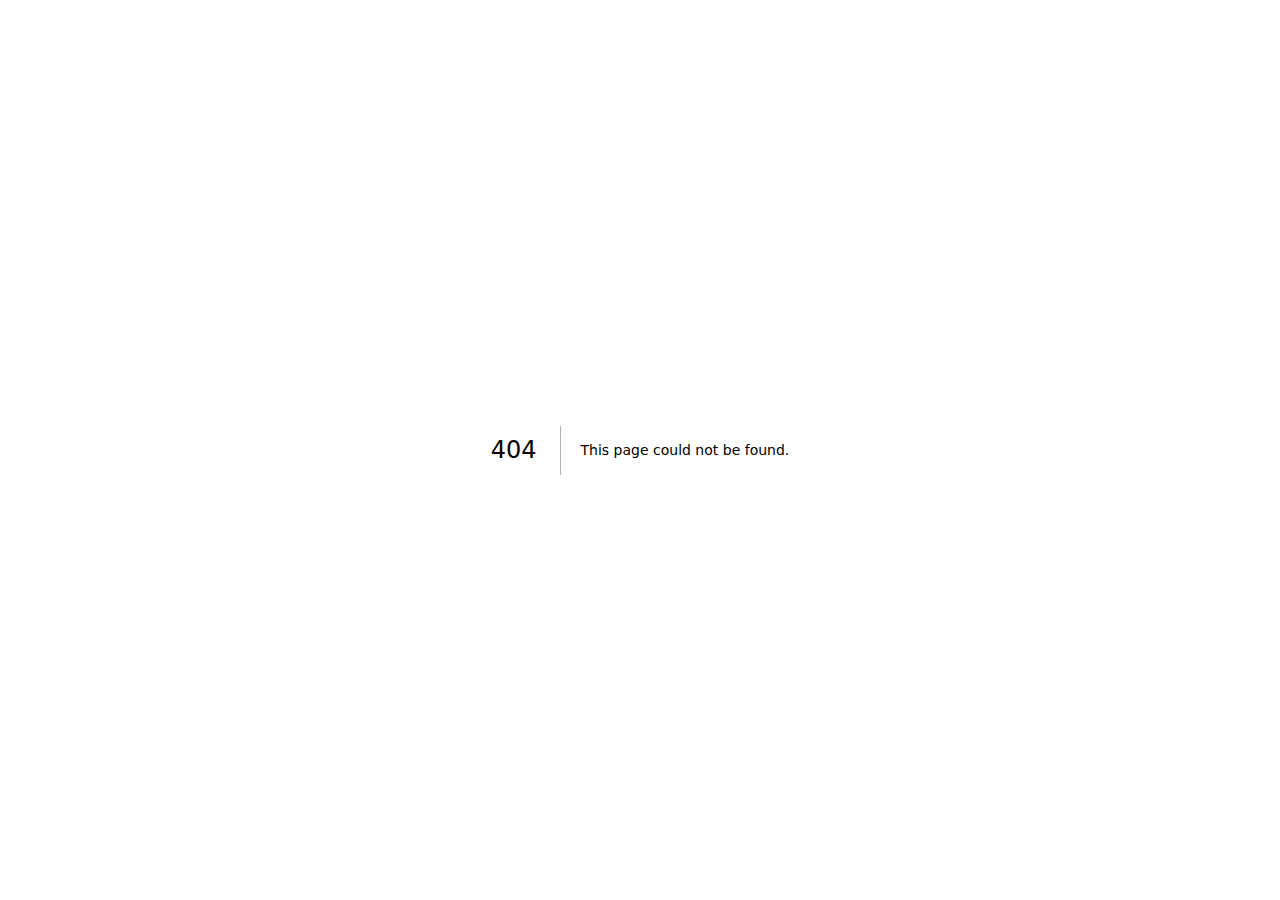
<file: 404/index.html>
<!DOCTYPE html><html lang="en" class="__variable_e839f4"><head><meta charSet="utf-8"/><meta name="viewport" content="width=device-width, initial-scale=1"/><link rel="preload" href="/_next/static/media/cc27cf3ff100ea21-s.p.ttf" as="font" crossorigin="" type="font/ttf"/><link rel="preload" href="/_next/static/media/dd830f3b569412d7-s.p.ttf" as="font" crossorigin="" type="font/ttf"/><link rel="stylesheet" href="/_next/static/css/4d7235ef728b2380.css" data-precedence="next"/><link rel="preload" as="script" fetchPriority="low" href="/_next/static/chunks/webpack-4b0737ff5790cee2.js"/><script src="/_next/static/chunks/bd859cd3-9f33564e368807bf.js" async=""></script><script src="/_next/static/chunks/996-483d0aea5f76d61a.js" async=""></script><script src="/_next/static/chunks/main-app-f0a5578251a9ab48.js" async=""></script><script src="/_next/static/chunks/app/layout-2cc4cd8cb1996c1e.js" async=""></script><script async="" src="https://pagead2.googlesyndication.com/pagead/js/adsbygoogle.js?client=ca-pub-9855332655269860" crossorigin="anonymous"></script><meta name="robots" content="noindex"/><meta name="theme-color" content="#ffffff"/><meta name="naver-site-verification" content="73f1cdd8a9dca3d95d954ed97cf0ef72aa200494"/><title>404: This page could not be found.</title><title>Konviny - Your Digital Convenience Store for Creative Tools &amp; Fun Utilities</title><meta name="description" content="Explore free online tools, from image converters to color palettes and productivity utilities. Your one-stop digital convenience store for creative minds."/><meta name="author" content="Konviny"/><link rel="manifest" href="/site.webmanifest" crossorigin="use-credentials"/><meta name="keywords" content="Konviny,Digital Convenience Store,Online Creative Tools,Free Online Utilities,Web Design Tools,Productivity Tools Online,Creative Games and Tools,free online image converter tool,instant favicon generator for websites,AI-powered tarot card reading online,random color palette generator for designers,fun food guessing game with images,online text diff comparison tool,interactive web design timeline,UI/UX evolution showcase,web design trends from 2000s to 2025,fast-paced multiplayer battle game,one-shot skill game online,best free tools for web designers and developers,all-in-one creative utility platform,digital playground for productivity and creativity"/><meta name="creator" content="Konviny"/><meta name="publisher" content="Konviny"/><meta name="robots" content="index, follow"/><meta name="googlebot" content="index, follow, max-video-preview:-1, max-image-preview:large, max-snippet:-1"/><link rel="canonical" href="https://www.konviny.com/"/><meta name="format-detection" content="telephone=no, address=no, email=no"/><meta name="naver-site-verification" content="73f1cdd8a9dca3d95d954ed97cf0ef72aa200494"/><meta property="og:title" content="Konviny - Your Digital Convenience Store for Creative Tools &amp; Fun Utilities"/><meta property="og:description" content="Explore a wide range of free online tools, from image converters to color palettes, tarot games, and productivity utilities."/><meta property="og:url" content="https://www.konviny.com/"/><meta property="og:site_name" content="Konviny"/><meta property="og:locale" content="en_US"/><meta property="og:image" content="https://www.konviny.com/og-image-1.png"/><meta property="og:image:width" content="1200"/><meta property="og:image:height" content="630"/><meta property="og:image:alt" content="Konviny - Smart &amp; Simple Creative Tools"/><meta property="og:type" content="website"/><meta name="twitter:card" content="summary_large_image"/><meta name="twitter:title" content="Konviny - Your Digital Convenience Store for Creative Tools &amp; Fun Utilities"/><meta name="twitter:description" content="Explore a wide range of free online tools, from image converters to color palettes, tarot games, and productivity utilities."/><meta name="twitter:image" content="https://www.konviny.com/og-image-1.png"/><link rel="icon" href="/favicon.ico"/><link rel="icon" href="/favicon-16x16.png" sizes="16x16" type="image/png"/><link rel="icon" href="/favicon-32x32.png" sizes="32x32" type="image/png"/><link rel="icon" href="/favicon-48x48.png" sizes="48x48" type="image/png"/><link rel="icon" href="/favicon-192x192.png" sizes="192x192" type="image/png"/><link rel="icon" href="/favicon-512x512.png" sizes="512x512" type="image/png"/><link rel="apple-touch-icon" href="/apple-touch-icon.png" sizes="180x180" type="image/png"/><meta name="next-size-adjust"/><script>(function(w,d,s,l,i){w[l]=w[l]||[];w[l].push({'gtm.start':
new Date().getTime(),event:'gtm.js'});var f=d.getElementsByTagName(s)[0],
j=d.createElement(s),dl=l!='dataLayer'?'&l='+l:'';j.async=true;j.src=
'https://www.googletagmanager.com/gtm.js?id='+i+dl;f.parentNode.insertBefore(j,f);
})(window,document,'script','dataLayer','GTM-N2DC6952');</script><script type="application/ld+json">{"@context":"https://schema.org","@type":"Organization","name":"Konviny","url":"https://www.konviny.com","logo":"https://www.konviny.com/logo.png","description":"Free online tools for image conversion, favicon generation, tarot reading, and more. Fast, secure, and easy to use.","sameAs":[],"contactPoint":{"@type":"ContactPoint","contactType":"customer service","availableLanguage":"English"},"hasOfferCatalog":{"@type":"OfferCatalog","name":"Web Applications","itemListElement":[{"@type":"Offer","itemOffered":{"@type":"SoftwareApplication","name":"Slimmage","description":"Convert and optimize images quickly and easily","url":"https://slimmage.konviny.com/","applicationCategory":"MultimediaApplication","operatingSystem":"Web Browser"}},{"@type":"Offer","itemOffered":{"@type":"SoftwareApplication","name":"JustFavi","description":"Create the perfect favicon package in 3 steps","url":"https://justfavi.konviny.com/en/","applicationCategory":"DeveloperApplication","operatingSystem":"Web Browser"}},{"@type":"Offer","itemOffered":{"@type":"SoftwareApplication","name":"My Tarot Day","description":"Check your daily fortune with tarot cards","url":"https://my-tarot-day.konviny.com/","applicationCategory":"EntertainmentApplication","operatingSystem":"Web Browser"}},{"@type":"Offer","itemOffered":{"@type":"SoftwareApplication","name":"Diff Utility","description":"Compare text, JSON, Excel, and images","url":"https://diff-utility.konviny.com/","applicationCategory":"DeveloperApplication","operatingSystem":"Web Browser"}},{"@type":"Offer","itemOffered":{"@type":"SoftwareApplication","name":"Visu Palette","description":"Extract colors from images to create palettes","url":"https://visu-palette.konviny.com/","applicationCategory":"DesignApplication","operatingSystem":"Web Browser"}},{"@type":"Offer","itemOffered":{"@type":"SoftwareApplication","name":"Yum Guess","description":"Fun food guessing game","url":"https://yum-guess.konviny.com/","applicationCategory":"GameApplication","operatingSystem":"Web Browser"}},{"@type":"Offer","itemOffered":{"@type":"SoftwareApplication","name":"One Kill","description":"Fast-paced 2D top-down battle game where one precise skill shot decides the winner","url":"https://onekill.konviny.com/","applicationCategory":"GameApplication","operatingSystem":"Web Browser"}},{"@type":"Offer","itemOffered":{"@type":"SoftwareApplication","name":"UI Journey","description":"Interactive timeline of web design trends from 2000s to 2025","url":"https://ui-journey.konviny.com/","applicationCategory":"DesignApplication","operatingSystem":"Web Browser"}}]}}</script><script type="application/ld+json">{"@context":"https://schema.org","@type":"WebSite","name":"Konviny","url":"https://www.konviny.com","description":"Smart and simple creative tools - Free online tools for image conversion, favicon generation, tarot reading, and more","inLanguage":"en-US","isPartOf":{"@type":"Organization","name":"Konviny"}}</script><script src="/_next/static/chunks/polyfills-42372ed130431b0a.js" noModule=""></script></head><body class="__className_e839f4 antialiased"><noscript><iframe src="https://www.googletagmanager.com/ns.html?id=GTM-N2DC6952" height="0" width="0" style="display:none;visibility:hidden"></iframe></noscript><script>((e,t,r,n,a,o,l,i)=>{let u=document.documentElement,s=["light","dark"];function c(t){(Array.isArray(e)?e:[e]).forEach(e=>{let r="class"===e,n=r&&o?a.map(e=>o[e]||e):a;r?(u.classList.remove(...n),u.classList.add(o&&o[t]?o[t]:t)):u.setAttribute(e,t)}),i&&s.includes(t)&&(u.style.colorScheme=t)}if(n)c(n);else try{let e=localStorage.getItem(t)||r,n=l&&"system"===e?window.matchMedia("(prefers-color-scheme: dark)").matches?"dark":"light":e;c(n)}catch(e){}})("class","theme","light",null,["light","dark"],null,false,true)</script><div style="font-family:system-ui,&quot;Segoe UI&quot;,Roboto,Helvetica,Arial,sans-serif,&quot;Apple Color Emoji&quot;,&quot;Segoe UI Emoji&quot;;height:100vh;text-align:center;display:flex;flex-direction:column;align-items:center;justify-content:center"><div><style>body{color:#000;background:#fff;margin:0}.next-error-h1{border-right:1px solid rgba(0,0,0,.3)}@media (prefers-color-scheme:dark){body{color:#fff;background:#000}.next-error-h1{border-right:1px solid rgba(255,255,255,.3)}}</style><h1 class="next-error-h1" style="display:inline-block;margin:0 20px 0 0;padding:0 23px 0 0;font-size:24px;font-weight:500;vertical-align:top;line-height:49px">404</h1><div style="display:inline-block"><h2 style="font-size:14px;font-weight:400;line-height:49px;margin:0">This page could not be found.</h2></div></div></div><button class="fixed bottom-8 right-8 z-50 p-4 bg-accent dark:bg-accent-dark text-text dark:text-text-dark border-4 border-text dark:border-text-dark shadow-[4px_4px_0px_0px] shadow-text dark:shadow-text-dark transition-all hover:translate-x-[-2px] hover:translate-y-[-2px] hover:shadow-[6px_6px_0px_0px] hover:shadow-text dark:hover:shadow-text-dark opacity-0 translate-y-4 pointer-events-none" aria-label="Go to top"><svg class="w-6 h-6" fill="none" stroke="currentColor" viewBox="0 0 24 24"><path stroke-linecap="round" stroke-linejoin="round" stroke-width="3" d="M5 10l7-7m0 0l7 7m-7-7v18"></path></svg></button><script src="/_next/static/chunks/webpack-4b0737ff5790cee2.js" async=""></script><script>(self.__next_f=self.__next_f||[]).push([0]);self.__next_f.push([2,null])</script><script>self.__next_f.push([1,"1:HL[\"/_next/static/media/cc27cf3ff100ea21-s.p.ttf\",\"font\",{\"crossOrigin\":\"\",\"type\":\"font/ttf\"}]\n2:HL[\"/_next/static/media/dd830f3b569412d7-s.p.ttf\",\"font\",{\"crossOrigin\":\"\",\"type\":\"font/ttf\"}]\n3:HL[\"/_next/static/css/4d7235ef728b2380.css\",\"style\"]\n"])</script><script>self.__next_f.push([1,"4:I[1570,[],\"\"]\n6:I[5214,[],\"\"]\n7:I[2884,[],\"\"]\n9:I[2810,[\"185\",\"static/chunks/app/layout-2cc4cd8cb1996c1e.js\"],\"ThemeProvider\"]\ne:I[9144,[\"185\",\"static/chunks/app/layout-2cc4cd8cb1996c1e.js\"],\"default\"]\n10:I[8590,[],\"\"]\n8:Ta22,"])</script><script>self.__next_f.push([1,"{\"@context\":\"https://schema.org\",\"@type\":\"Organization\",\"name\":\"Konviny\",\"url\":\"https://www.konviny.com\",\"logo\":\"https://www.konviny.com/logo.png\",\"description\":\"Free online tools for image conversion, favicon generation, tarot reading, and more. Fast, secure, and easy to use.\",\"sameAs\":[],\"contactPoint\":{\"@type\":\"ContactPoint\",\"contactType\":\"customer service\",\"availableLanguage\":\"English\"},\"hasOfferCatalog\":{\"@type\":\"OfferCatalog\",\"name\":\"Web Applications\",\"itemListElement\":[{\"@type\":\"Offer\",\"itemOffered\":{\"@type\":\"SoftwareApplication\",\"name\":\"Slimmage\",\"description\":\"Convert and optimize images quickly and easily\",\"url\":\"https://slimmage.konviny.com/\",\"applicationCategory\":\"MultimediaApplication\",\"operatingSystem\":\"Web Browser\"}},{\"@type\":\"Offer\",\"itemOffered\":{\"@type\":\"SoftwareApplication\",\"name\":\"JustFavi\",\"description\":\"Create the perfect favicon package in 3 steps\",\"url\":\"https://justfavi.konviny.com/en/\",\"applicationCategory\":\"DeveloperApplication\",\"operatingSystem\":\"Web Browser\"}},{\"@type\":\"Offer\",\"itemOffered\":{\"@type\":\"SoftwareApplication\",\"name\":\"My Tarot Day\",\"description\":\"Check your daily fortune with tarot cards\",\"url\":\"https://my-tarot-day.konviny.com/\",\"applicationCategory\":\"EntertainmentApplication\",\"operatingSystem\":\"Web Browser\"}},{\"@type\":\"Offer\",\"itemOffered\":{\"@type\":\"SoftwareApplication\",\"name\":\"Diff Utility\",\"description\":\"Compare text, JSON, Excel, and images\",\"url\":\"https://diff-utility.konviny.com/\",\"applicationCategory\":\"DeveloperApplication\",\"operatingSystem\":\"Web Browser\"}},{\"@type\":\"Offer\",\"itemOffered\":{\"@type\":\"SoftwareApplication\",\"name\":\"Visu Palette\",\"description\":\"Extract colors from images to create palettes\",\"url\":\"https://visu-palette.konviny.com/\",\"applicationCategory\":\"DesignApplication\",\"operatingSystem\":\"Web Browser\"}},{\"@type\":\"Offer\",\"itemOffered\":{\"@type\":\"SoftwareApplication\",\"name\":\"Yum Guess\",\"description\":\"Fun food guessing game\",\"url\":\"https://yum-guess.konviny.com/\",\"applicationCategory\":\"GameApplication\",\"operatingSystem\":\"Web Browser\"}},{\"@type\":\"Offer\",\"itemOffered\":{\"@type\":\"SoftwareApplication\",\"name\":\"One Kill\",\"description\":\"Fast-paced 2D top-down battle game where one precise skill shot decides the winner\",\"url\":\"https://onekill.konviny.com/\",\"applicationCategory\":\"GameApplication\",\"operatingSystem\":\"Web Browser\"}},{\"@type\":\"Offer\",\"itemOffered\":{\"@type\":\"SoftwareApplication\",\"name\":\"UI Journey\",\"description\":\"Interactive timeline of web design trends from 2000s to 2025\",\"url\":\"https://ui-journey.konviny.com/\",\"applicationCategory\":\"DesignApplication\",\"operatingSystem\":\"Web Browser\"}}]}}"])</script><script>self.__next_f.push([1,"a:{\"fontFamily\":\"system-ui,\\\"Segoe UI\\\",Roboto,Helvetica,Arial,sans-serif,\\\"Apple Color Emoji\\\",\\\"Segoe UI Emoji\\\"\",\"height\":\"100vh\",\"textAlign\":\"center\",\"display\":\"flex\",\"flexDirection\":\"column\",\"alignItems\":\"center\",\"justifyContent\":\"center\"}\nb:{\"display\":\"inline-block\",\"margin\":\"0 20px 0 0\",\"padding\":\"0 23px 0 0\",\"fontSize\":24,\"fontWeight\":500,\"verticalAlign\":\"top\",\"lineHeight\":\"49px\"}\nc:{\"display\":\"inline-block\"}\nd:{\"fontSize\":14,\"fontWeight\":400,\"lineHeight\":\"49px\",\"margin\":0}\n11:[]\n"])</script><script>self.__next_f.push([1,"0:[\"$\",\"$L4\",null,{\"buildId\":\"JTX2TQkOBM79ld1oaMBUt\",\"assetPrefix\":\"\",\"urlParts\":[\"\",\"_not-found\",\"\"],\"initialTree\":[\"\",{\"children\":[\"/_not-found\",{\"children\":[\"__PAGE__\",{}]}]},\"$undefined\",\"$undefined\",true],\"initialSeedData\":[\"\",{\"children\":[\"/_not-found\",{\"children\":[\"__PAGE__\",{},[[\"$L5\",[[\"$\",\"title\",null,{\"children\":\"404: This page could not be found.\"}],[\"$\",\"div\",null,{\"style\":{\"fontFamily\":\"system-ui,\\\"Segoe UI\\\",Roboto,Helvetica,Arial,sans-serif,\\\"Apple Color Emoji\\\",\\\"Segoe UI Emoji\\\"\",\"height\":\"100vh\",\"textAlign\":\"center\",\"display\":\"flex\",\"flexDirection\":\"column\",\"alignItems\":\"center\",\"justifyContent\":\"center\"},\"children\":[\"$\",\"div\",null,{\"children\":[[\"$\",\"style\",null,{\"dangerouslySetInnerHTML\":{\"__html\":\"body{color:#000;background:#fff;margin:0}.next-error-h1{border-right:1px solid rgba(0,0,0,.3)}@media (prefers-color-scheme:dark){body{color:#fff;background:#000}.next-error-h1{border-right:1px solid rgba(255,255,255,.3)}}\"}}],[\"$\",\"h1\",null,{\"className\":\"next-error-h1\",\"style\":{\"display\":\"inline-block\",\"margin\":\"0 20px 0 0\",\"padding\":\"0 23px 0 0\",\"fontSize\":24,\"fontWeight\":500,\"verticalAlign\":\"top\",\"lineHeight\":\"49px\"},\"children\":\"404\"}],[\"$\",\"div\",null,{\"style\":{\"display\":\"inline-block\"},\"children\":[\"$\",\"h2\",null,{\"style\":{\"fontSize\":14,\"fontWeight\":400,\"lineHeight\":\"49px\",\"margin\":0},\"children\":\"This page could not be found.\"}]}]]}]}]],null],null],null]},[null,[\"$\",\"$L6\",null,{\"parallelRouterKey\":\"children\",\"segmentPath\":[\"children\",\"/_not-found\",\"children\"],\"error\":\"$undefined\",\"errorStyles\":\"$undefined\",\"errorScripts\":\"$undefined\",\"template\":[\"$\",\"$L7\",null,{}],\"templateStyles\":\"$undefined\",\"templateScripts\":\"$undefined\",\"notFound\":\"$undefined\",\"notFoundStyles\":\"$undefined\"}]],null]},[[[[\"$\",\"link\",\"0\",{\"rel\":\"stylesheet\",\"href\":\"/_next/static/css/4d7235ef728b2380.css\",\"precedence\":\"next\",\"crossOrigin\":\"$undefined\"}]],[\"$\",\"html\",null,{\"lang\":\"en\",\"className\":\"__variable_e839f4\",\"suppressHydrationWarning\":true,\"children\":[[\"$\",\"head\",null,{\"children\":[[\"$\",\"script\",null,{\"dangerouslySetInnerHTML\":{\"__html\":\"(function(w,d,s,l,i){w[l]=w[l]||[];w[l].push({'gtm.start':\\nnew Date().getTime(),event:'gtm.js'});var f=d.getElementsByTagName(s)[0],\\nj=d.createElement(s),dl=l!='dataLayer'?'\u0026l='+l:'';j.async=true;j.src=\\n'https://www.googletagmanager.com/gtm.js?id='+i+dl;f.parentNode.insertBefore(j,f);\\n})(window,document,'script','dataLayer','GTM-N2DC6952');\"}}],[\"$\",\"meta\",null,{\"name\":\"theme-color\",\"content\":\"#ffffff\"}],[\"$\",\"meta\",null,{\"name\":\"naver-site-verification\",\"content\":\"73f1cdd8a9dca3d95d954ed97cf0ef72aa200494\"}],[\"$\",\"script\",null,{\"async\":true,\"src\":\"https://pagead2.googlesyndication.com/pagead/js/adsbygoogle.js?client=ca-pub-9855332655269860\",\"crossOrigin\":\"anonymous\"}],[\"$\",\"script\",null,{\"type\":\"application/ld+json\",\"dangerouslySetInnerHTML\":{\"__html\":\"$8\"}}],[\"$\",\"script\",null,{\"type\":\"application/ld+json\",\"dangerouslySetInnerHTML\":{\"__html\":\"{\\\"@context\\\":\\\"https://schema.org\\\",\\\"@type\\\":\\\"WebSite\\\",\\\"name\\\":\\\"Konviny\\\",\\\"url\\\":\\\"https://www.konviny.com\\\",\\\"description\\\":\\\"Smart and simple creative tools - Free online tools for image conversion, favicon generation, tarot reading, and more\\\",\\\"inLanguage\\\":\\\"en-US\\\",\\\"isPartOf\\\":{\\\"@type\\\":\\\"Organization\\\",\\\"name\\\":\\\"Konviny\\\"}}\"}}]]}],[\"$\",\"body\",null,{\"className\":\"__className_e839f4 antialiased\",\"children\":[[\"$\",\"noscript\",null,{\"children\":[\"$\",\"iframe\",null,{\"src\":\"https://www.googletagmanager.com/ns.html?id=GTM-N2DC6952\",\"height\":\"0\",\"width\":\"0\",\"style\":{\"display\":\"none\",\"visibility\":\"hidden\"}}]}],[\"$\",\"$L9\",null,{\"children\":[[\"$\",\"$L6\",null,{\"parallelRouterKey\":\"children\",\"segmentPath\":[\"children\"],\"error\":\"$undefined\",\"errorStyles\":\"$undefined\",\"errorScripts\":\"$undefined\",\"template\":[\"$\",\"$L7\",null,{}],\"templateStyles\":\"$undefined\",\"templateScripts\":\"$undefined\",\"notFound\":[[\"$\",\"title\",null,{\"children\":\"404: This page could not be found.\"}],[\"$\",\"div\",null,{\"style\":\"$a\",\"children\":[\"$\",\"div\",null,{\"children\":[[\"$\",\"style\",null,{\"dangerouslySetInnerHTML\":{\"__html\":\"body{color:#000;background:#fff;margin:0}.next-error-h1{border-right:1px solid rgba(0,0,0,.3)}@media (prefers-color-scheme:dark){body{color:#fff;background:#000}.next-error-h1{border-right:1px solid rgba(255,255,255,.3)}}\"}}],[\"$\",\"h1\",null,{\"className\":\"next-error-h1\",\"style\":\"$b\",\"children\":\"404\"}],[\"$\",\"div\",null,{\"style\":\"$c\",\"children\":[\"$\",\"h2\",null,{\"style\":\"$d\",\"children\":\"This page could not be found.\"}]}]]}]}]],\"notFoundStyles\":[]}],[\"$\",\"$Le\",null,{}]]}]]}]]}]],null],null],\"couldBeIntercepted\":false,\"initialHead\":[[\"$\",\"meta\",null,{\"name\":\"robots\",\"content\":\"noindex\"}],\"$Lf\"],\"globalErrorComponent\":\"$10\",\"missingSlots\":\"$W11\"}]\n"])</script><script>self.__next_f.push([1,"f:[[\"$\",\"meta\",\"0\",{\"name\":\"viewport\",\"content\":\"width=device-width, initial-scale=1\"}],[\"$\",\"meta\",\"1\",{\"charSet\":\"utf-8\"}],[\"$\",\"title\",\"2\",{\"children\":\"Konviny - Your Digital Convenience Store for Creative Tools \u0026 Fun Utilities\"}],[\"$\",\"meta\",\"3\",{\"name\":\"description\",\"content\":\"Explore free online tools, from image converters to color palettes and productivity utilities. Your one-stop digital convenience store for creative minds.\"}],[\"$\",\"meta\",\"4\",{\"name\":\"author\",\"content\":\"Konviny\"}],[\"$\",\"link\",\"5\",{\"rel\":\"manifest\",\"href\":\"/site.webmanifest\",\"crossOrigin\":\"use-credentials\"}],[\"$\",\"meta\",\"6\",{\"name\":\"keywords\",\"content\":\"Konviny,Digital Convenience Store,Online Creative Tools,Free Online Utilities,Web Design Tools,Productivity Tools Online,Creative Games and Tools,free online image converter tool,instant favicon generator for websites,AI-powered tarot card reading online,random color palette generator for designers,fun food guessing game with images,online text diff comparison tool,interactive web design timeline,UI/UX evolution showcase,web design trends from 2000s to 2025,fast-paced multiplayer battle game,one-shot skill game online,best free tools for web designers and developers,all-in-one creative utility platform,digital playground for productivity and creativity\"}],[\"$\",\"meta\",\"7\",{\"name\":\"creator\",\"content\":\"Konviny\"}],[\"$\",\"meta\",\"8\",{\"name\":\"publisher\",\"content\":\"Konviny\"}],[\"$\",\"meta\",\"9\",{\"name\":\"robots\",\"content\":\"index, follow\"}],[\"$\",\"meta\",\"10\",{\"name\":\"googlebot\",\"content\":\"index, follow, max-video-preview:-1, max-image-preview:large, max-snippet:-1\"}],[\"$\",\"link\",\"11\",{\"rel\":\"canonical\",\"href\":\"https://www.konviny.com/\"}],[\"$\",\"meta\",\"12\",{\"name\":\"format-detection\",\"content\":\"telephone=no, address=no, email=no\"}],[\"$\",\"meta\",\"13\",{\"name\":\"naver-site-verification\",\"content\":\"73f1cdd8a9dca3d95d954ed97cf0ef72aa200494\"}],[\"$\",\"meta\",\"14\",{\"property\":\"og:title\",\"content\":\"Konviny - Your Digital Convenience Store for Creative Tools \u0026 Fun Utilities\"}],[\"$\",\"meta\",\"15\",{\"property\":\"og:description\",\"content\":\"Explore a wide range of free online tools, from image converters to color palettes, tarot games, and productivity utilities.\"}],[\"$\",\"meta\",\"16\",{\"property\":\"og:url\",\"content\":\"https://www.konviny.com/\"}],[\"$\",\"meta\",\"17\",{\"property\":\"og:site_name\",\"content\":\"Konviny\"}],[\"$\",\"meta\",\"18\",{\"property\":\"og:locale\",\"content\":\"en_US\"}],[\"$\",\"meta\",\"19\",{\"property\":\"og:image\",\"content\":\"https://www.konviny.com/og-image-1.png\"}],[\"$\",\"meta\",\"20\",{\"property\":\"og:image:width\",\"content\":\"1200\"}],[\"$\",\"meta\",\"21\",{\"property\":\"og:image:height\",\"content\":\"630\"}],[\"$\",\"meta\",\"22\",{\"property\":\"og:image:alt\",\"content\":\"Konviny - Smart \u0026 Simple Creative Tools\"}],[\"$\",\"meta\",\"23\",{\"property\":\"og:type\",\"content\":\"website\"}],[\"$\",\"meta\",\"24\",{\"name\":\"twitter:card\",\"content\":\"summary_large_image\"}],[\"$\",\"meta\",\"25\",{\"name\":\"twitter:title\",\"content\":\"Konviny - Your Digital Convenience Store for Creative Tools \u0026 Fun Utilities\"}],[\"$\",\"meta\",\"26\",{\"name\":\"twitter:description\",\"content\":\"Explore a wide range of free online tools, from image converters to color palettes, tarot games, and productivity utilities.\"}],[\"$\",\"meta\",\"27\",{\"name\":\"twitter:image\",\"content\":\"https://www.konviny.com/og-image-1.png\"}],[\"$\",\"link\",\"28\",{\"rel\":\"icon\",\"href\":\"/favicon.ico\"}],[\"$\",\"link\",\"29\",{\"rel\":\"icon\",\"href\":\"/favicon-16x16.png\",\"sizes\":\"16x16\",\"type\":\"image/png\"}],[\"$\",\"link\",\"30\",{\"rel\":\"icon\",\"href\":\"/favicon-32x32.png\",\"sizes\":\"32x32\",\"type\":\"image/png\"}],[\"$\",\"link\",\"31\",{\"rel\":\"icon\",\"href\":\"/favicon-48x48.png\",\"sizes\":\"48x48\",\"type\":\"image/png\"}],[\"$\",\"link\",\"32\",{\"rel\":\"icon\",\"href\":\"/favicon-192x192.png\",\"sizes\":\"192x192\",\"type\":\"image/png\"}],[\"$\",\"link\",\"33\",{\"rel\":\"icon\",\"href\":\"/favicon-512x512.png\",\"sizes\":\"512x512\",\"type\":\"image/png\"}],[\"$\",\"link\",\"34\",{\"rel\":\"apple-touch-icon\",\"href\":\"/apple-touch-icon.png\",\"sizes\":\"180x180\",\"type\":\"image/png\"}],[\"$\",\"meta\",\"35\",{\"name\":\"next-size-adjust\"}]]\n"])</script><script>self.__next_f.push([1,"5:null\n"])</script></body></html>
</file>
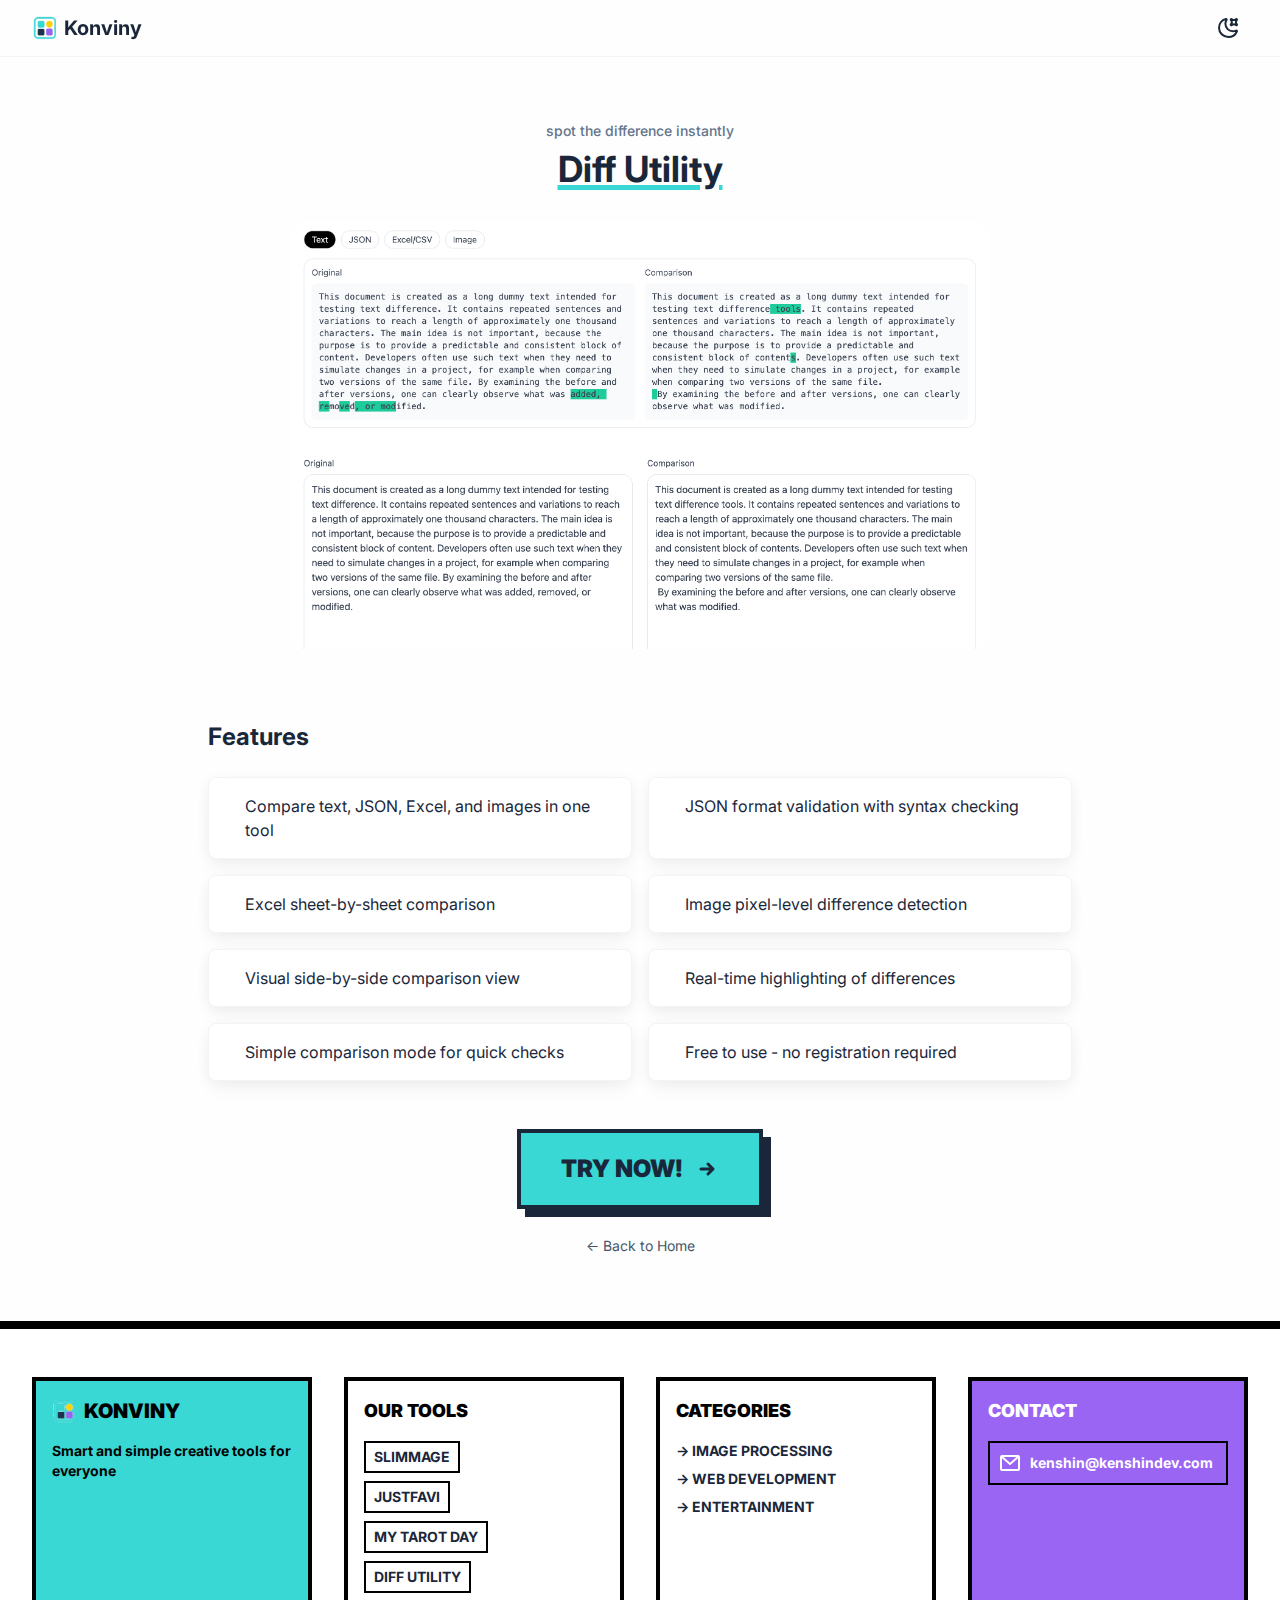
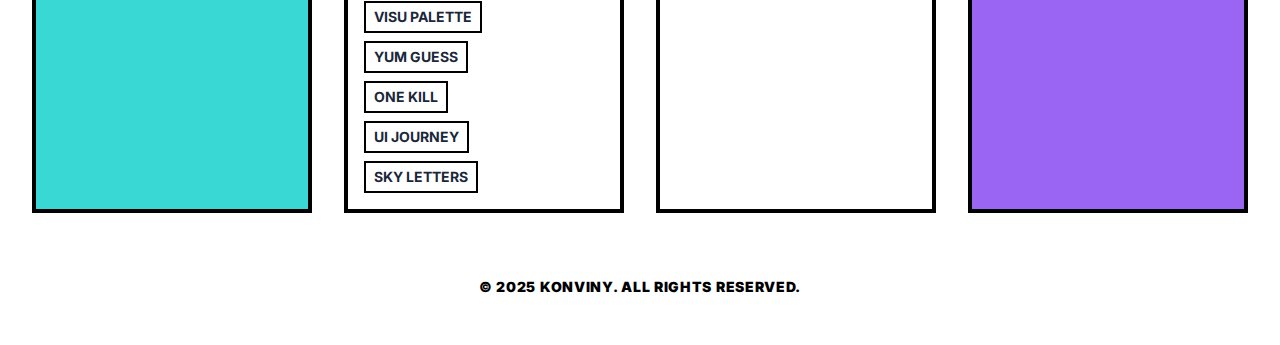
<file: diff-utility/index.html>
<!DOCTYPE html><html lang="en" class="__variable_e839f4"><head><meta charSet="utf-8"/><meta name="viewport" content="width=device-width, initial-scale=1"/><link rel="preload" href="/_next/static/media/cc27cf3ff100ea21-s.p.ttf" as="font" crossorigin="" type="font/ttf"/><link rel="preload" href="/_next/static/media/dd830f3b569412d7-s.p.ttf" as="font" crossorigin="" type="font/ttf"/><link rel="stylesheet" href="/_next/static/css/4d7235ef728b2380.css" data-precedence="next"/><link rel="preload" as="script" fetchPriority="low" href="/_next/static/chunks/webpack-4b0737ff5790cee2.js"/><script src="/_next/static/chunks/bd859cd3-9f33564e368807bf.js" async=""></script><script src="/_next/static/chunks/996-483d0aea5f76d61a.js" async=""></script><script src="/_next/static/chunks/main-app-f0a5578251a9ab48.js" async=""></script><script src="/_next/static/chunks/856-68f0d5fa09f45dbe.js" async=""></script><script src="/_next/static/chunks/943-a159c2981c260d78.js" async=""></script><script src="/_next/static/chunks/app/%5BappId%5D/page-9e0c6445bacd3487.js" async=""></script><script src="/_next/static/chunks/app/layout-2cc4cd8cb1996c1e.js" async=""></script><script async="" src="https://pagead2.googlesyndication.com/pagead/js/adsbygoogle.js?client=ca-pub-9855332655269860" crossorigin="anonymous"></script><meta name="theme-color" content="#ffffff"/><meta name="naver-site-verification" content="73f1cdd8a9dca3d95d954ed97cf0ef72aa200494"/><title>Diff Utility - spot the difference instantly | Konviny</title><meta name="description" content="Compare text, JSON, Excel, and images. Compare text, JSON, Excel, and images in one tool. Try Diff Utility now for free!"/><meta name="author" content="Konviny"/><link rel="manifest" href="/site.webmanifest" crossorigin="use-credentials"/><meta name="keywords" content="Diff Utility,spot the difference instantly,Web Development,free online tool,web tool,Konviny"/><meta name="creator" content="Konviny"/><meta name="publisher" content="Konviny"/><meta name="robots" content="index, follow"/><meta name="googlebot" content="index, follow, max-video-preview:-1, max-image-preview:large, max-snippet:-1"/><link rel="canonical" href="https://www.konviny.com/diff-utility/"/><meta name="format-detection" content="telephone=no, address=no, email=no"/><meta name="naver-site-verification" content="73f1cdd8a9dca3d95d954ed97cf0ef72aa200494"/><meta property="og:title" content="Diff Utility - spot the difference instantly"/><meta property="og:description" content="Compare text, JSON, Excel, and images"/><meta property="og:url" content="https://www.konviny.com/diff-utility/"/><meta property="og:site_name" content="Konviny"/><meta property="og:image" content="https://www.konviny.com/images/diffutility.png"/><meta property="og:image:width" content="1200"/><meta property="og:image:height" content="630"/><meta property="og:image:alt" content="Diff Utility - spot the difference instantly"/><meta property="og:type" content="website"/><meta name="twitter:card" content="summary_large_image"/><meta name="twitter:title" content="Diff Utility - spot the difference instantly"/><meta name="twitter:description" content="Compare text, JSON, Excel, and images"/><meta name="twitter:image" content="https://www.konviny.com/images/diffutility.png"/><link rel="icon" href="/favicon.ico"/><link rel="icon" href="/favicon-16x16.png" sizes="16x16" type="image/png"/><link rel="icon" href="/favicon-32x32.png" sizes="32x32" type="image/png"/><link rel="icon" href="/favicon-48x48.png" sizes="48x48" type="image/png"/><link rel="icon" href="/favicon-192x192.png" sizes="192x192" type="image/png"/><link rel="icon" href="/favicon-512x512.png" sizes="512x512" type="image/png"/><link rel="apple-touch-icon" href="/apple-touch-icon.png" sizes="180x180" type="image/png"/><meta name="next-size-adjust"/><script>(function(w,d,s,l,i){w[l]=w[l]||[];w[l].push({'gtm.start':
new Date().getTime(),event:'gtm.js'});var f=d.getElementsByTagName(s)[0],
j=d.createElement(s),dl=l!='dataLayer'?'&l='+l:'';j.async=true;j.src=
'https://www.googletagmanager.com/gtm.js?id='+i+dl;f.parentNode.insertBefore(j,f);
})(window,document,'script','dataLayer','GTM-N2DC6952');</script><script type="application/ld+json">{"@context":"https://schema.org","@type":"Organization","name":"Konviny","url":"https://www.konviny.com","logo":"https://www.konviny.com/logo.png","description":"Free online tools for image conversion, favicon generation, tarot reading, and more. Fast, secure, and easy to use.","sameAs":[],"contactPoint":{"@type":"ContactPoint","contactType":"customer service","availableLanguage":"English"},"hasOfferCatalog":{"@type":"OfferCatalog","name":"Web Applications","itemListElement":[{"@type":"Offer","itemOffered":{"@type":"SoftwareApplication","name":"Slimmage","description":"Convert and optimize images quickly and easily","url":"https://slimmage.konviny.com/","applicationCategory":"MultimediaApplication","operatingSystem":"Web Browser"}},{"@type":"Offer","itemOffered":{"@type":"SoftwareApplication","name":"JustFavi","description":"Create the perfect favicon package in 3 steps","url":"https://justfavi.konviny.com/en/","applicationCategory":"DeveloperApplication","operatingSystem":"Web Browser"}},{"@type":"Offer","itemOffered":{"@type":"SoftwareApplication","name":"My Tarot Day","description":"Check your daily fortune with tarot cards","url":"https://my-tarot-day.konviny.com/","applicationCategory":"EntertainmentApplication","operatingSystem":"Web Browser"}},{"@type":"Offer","itemOffered":{"@type":"SoftwareApplication","name":"Diff Utility","description":"Compare text, JSON, Excel, and images","url":"https://diff-utility.konviny.com/","applicationCategory":"DeveloperApplication","operatingSystem":"Web Browser"}},{"@type":"Offer","itemOffered":{"@type":"SoftwareApplication","name":"Visu Palette","description":"Extract colors from images to create palettes","url":"https://visu-palette.konviny.com/","applicationCategory":"DesignApplication","operatingSystem":"Web Browser"}},{"@type":"Offer","itemOffered":{"@type":"SoftwareApplication","name":"Yum Guess","description":"Fun food guessing game","url":"https://yum-guess.konviny.com/","applicationCategory":"GameApplication","operatingSystem":"Web Browser"}},{"@type":"Offer","itemOffered":{"@type":"SoftwareApplication","name":"One Kill","description":"Fast-paced 2D top-down battle game where one precise skill shot decides the winner","url":"https://onekill.konviny.com/","applicationCategory":"GameApplication","operatingSystem":"Web Browser"}},{"@type":"Offer","itemOffered":{"@type":"SoftwareApplication","name":"UI Journey","description":"Interactive timeline of web design trends from 2000s to 2025","url":"https://ui-journey.konviny.com/","applicationCategory":"DesignApplication","operatingSystem":"Web Browser"}}]}}</script><script type="application/ld+json">{"@context":"https://schema.org","@type":"WebSite","name":"Konviny","url":"https://www.konviny.com","description":"Smart and simple creative tools - Free online tools for image conversion, favicon generation, tarot reading, and more","inLanguage":"en-US","isPartOf":{"@type":"Organization","name":"Konviny"}}</script><script src="/_next/static/chunks/polyfills-42372ed130431b0a.js" noModule=""></script></head><body class="__className_e839f4 antialiased"><noscript><iframe src="https://www.googletagmanager.com/ns.html?id=GTM-N2DC6952" height="0" width="0" style="display:none;visibility:hidden"></iframe></noscript><script>((e,t,r,n,a,o,l,i)=>{let u=document.documentElement,s=["light","dark"];function c(t){(Array.isArray(e)?e:[e]).forEach(e=>{let r="class"===e,n=r&&o?a.map(e=>o[e]||e):a;r?(u.classList.remove(...n),u.classList.add(o&&o[t]?o[t]:t)):u.setAttribute(e,t)}),i&&s.includes(t)&&(u.style.colorScheme=t)}if(n)c(n);else try{let e=localStorage.getItem(t)||r,n=l&&"system"===e?window.matchMedia("(prefers-color-scheme: dark)").matches?"dark":"light":e;c(n)}catch(e){}})("class","theme","light",null,["light","dark"],null,false,true)</script><div class="flex min-h-screen flex-col bg-background dark:bg-background-dark"><header class="sticky top-0 z-50 w-full border-b border-konviny-100 dark:border-konviny-800 bg-background/80 dark:bg-background-dark/80 backdrop-blur-md relative"><div class="container mx-auto px-4 sm:px-6 lg:px-8"><div class="flex h-14 items-center justify-between"><div class="flex items-center"><a href="/" class="flex items-center gap-2"><svg width="24" height="24" viewBox="0 0 120 139" version="1.1" xmlns="http://www.w3.org/2000/svg"><path fill="rgb(235,248,248)" stroke="rgb(235,248,248)" stroke-width="1" opacity="1" d="M 8.5 12 L 5.5 16 L 8.5 12 Z "></path><path fill="rgb(235,248,248)" stroke="rgb(235,248,248)" stroke-width="1" opacity="1" d="M 23.5 15 L 106 15.5 L 23.5 16 L 23.5 15 Z "></path><path fill="rgb(235,248,248)" stroke="rgb(235,248,248)" stroke-width="1" opacity="1" d="M 19.5 16 L 21 16.5 L 18.5 18 L 19.5 16 Z "></path><path fill="rgb(235,248,248)" stroke="rgb(235,248,248)" stroke-width="1" opacity="1" d="M 16.5 18 L 13.5 22 L 16.5 18 Z "></path><path fill="rgb(235,248,248)" stroke="rgb(235,248,248)" stroke-width="1" opacity="1" d="M 1.5 25 L 2 27.5 L 1 27.5 L 1.5 25 Z "></path><path fill="rgb(235,248,248)" stroke="rgb(235,248,248)" stroke-width="1" opacity="1" d="M 129.5 25 L 130 112.5 L 129 112.5 L 129.5 25 Z "></path><path fill="rgb(235,248,248)" stroke="rgb(235,248,248)" stroke-width="1" opacity="1" d="M 28.5 28 L 58 28.5 L 28.5 29 L 28.5 28 Z "></path><path fill="rgb(235,248,248)" stroke="rgb(235,248,248)" stroke-width="1" opacity="1" d="M 25.5 64 L 26.5 66 L 25.5 64 Z "></path><path fill="rgb(235,248,248)" stroke="rgb(235,248,248)" stroke-width="1" opacity="1" d="M 26.5 75 L 25.5 77 L 26.5 75 Z "></path><path fill="rgb(235,248,248)" stroke="rgb(235,248,248)" stroke-width="1" opacity="1" d="M 59.5 75 L 60.5 77 L 59.5 75 Z "></path><path fill="rgb(235,248,248)" stroke="rgb(235,248,248)" stroke-width="1" opacity="1" d="M 74.5 109 L 75.5 111 L 74.5 109 Z "></path><path fill="rgb(235,248,248)" stroke="rgb(235,248,248)" stroke-width="1" opacity="1" d="M 108.5 109 L 107.5 111 L 108.5 109 Z "></path><path fill="rgb(235,248,248)" stroke="rgb(235,248,248)" stroke-width="1" opacity="1" d="M 1.5 110 L 2 112.5 L 1 112.5 L 1.5 110 Z "></path><path fill="rgb(235,248,248)" stroke="rgb(235,248,248)" stroke-width="1" opacity="1" d="M 30.5 112 L 55 112.5 L 30.5 113 L 30.5 112 Z "></path><path fill="rgb(235,248,248)" stroke="rgb(235,248,248)" stroke-width="1" opacity="1" d="M 116.5 118 L 115.5 120 L 116.5 118 Z "></path><path fill="rgb(235,248,248)" stroke="rgb(235,248,248)" stroke-width="1" opacity="1" d="M 17.5 120 L 18.5 122 L 17.5 120 Z "></path><path fill="rgb(235,248,248)" stroke="rgb(235,248,248)" stroke-width="1" opacity="1" d="M 125.5 122 L 124.5 124 L 125.5 122 Z "></path><path fill="rgb(235,248,248)" stroke="rgb(235,248,248)" stroke-width="1" opacity="1" d="M 6.5 123 L 10.5 128 L 6.5 123 Z "></path><path fill="rgb(235,248,248)" stroke="rgb(235,248,248)" stroke-width="1" opacity="1" d="M 121.5 126 L 120.5 128 L 121.5 126 Z "></path><path fill="rgb(235,248,248)" stroke="rgb(235,248,248)" stroke-width="1" opacity="1" d="M 23.5 132 L 109 132.5 L 23.5 133 L 23.5 132 Z "></path><path fill="rgb(250,251,252)" stroke="rgb(250,251,252)" stroke-width="1" opacity="1" d="M 10.5 10 L 9.5 12 L 10.5 10 Z "></path><path fill="rgb(250,251,252)" stroke="rgb(250,251,252)" stroke-width="1" opacity="1" d="M 122.5 12 L 124.5 15 L 122.5 12 Z "></path><path fill="rgb(250,251,252)" stroke="rgb(250,251,252)" stroke-width="1" opacity="1" d="M 116.5 20 L 117.5 22 L 116.5 20 Z "></path><path fill="rgb(250,251,252)" stroke="rgb(250,251,252)" stroke-width="1" opacity="1" d="M 58.5 28 L 59.5 30 L 58.5 28 Z "></path><path fill="rgb(250,251,252)" stroke="rgb(250,251,252)" stroke-width="1" opacity="1" d="M 62.5 35 L 63 39.5 L 62 39.5 L 62.5 35 Z "></path><path fill="rgb(250,251,252)" stroke="rgb(250,251,252)" stroke-width="1" opacity="1" d="M 62.5 45 L 63 48.5 L 62 48.5 L 62.5 45 Z "></path><path fill="rgb(250,251,252)" stroke="rgb(250,251,252)" stroke-width="1" opacity="1" d="M 62.5 50 L 63 56.5 L 62 56.5 L 62.5 50 Z "></path><path fill="rgb(250,251,252)" stroke="rgb(250,251,252)" stroke-width="1" opacity="1" d="M 29.5 67 L 57 67.5 L 29.5 68 L 29.5 67 Z "></path><path fill="rgb(250,251,252)" stroke="rgb(250,251,252)" stroke-width="1" opacity="1" d="M 77.5 73 L 105 73.5 L 77.5 74 L 76.5 75 L 77.5 73 Z "></path><path fill="rgb(250,251,252)" stroke="rgb(250,251,252)" stroke-width="1" opacity="1" d="M 108.5 76 L 109.5 78 L 108.5 76 Z "></path><path fill="rgb(250,251,252)" stroke="rgb(250,251,252)" stroke-width="1" opacity="1" d="M 72.5 80 L 73 90.5 L 72 90.5 L 72.5 80 Z "></path><path fill="rgb(250,251,252)" stroke="rgb(250,251,252)" stroke-width="1" opacity="1" d="M 110.5 80 L 111 106.5 L 110 106.5 L 110.5 80 Z "></path><path fill="rgb(250,251,252)" stroke="rgb(250,251,252)" stroke-width="1" opacity="1" d="M 72.5 92 L 73 105.5 L 72 105.5 L 72.5 92 Z "></path><path fill="rgb(250,251,252)" stroke="rgb(250,251,252)" stroke-width="1" opacity="1" d="M 25.5 110 L 26.5 112 L 25.5 110 Z "></path><path fill="rgb(250,251,252)" stroke="rgb(250,251,252)" stroke-width="1" opacity="1" d="M 78.5 112 L 105 112.5 L 78.5 113 L 78.5 112 Z "></path><path fill="rgb(250,251,252)" stroke="rgb(250,251,252)" stroke-width="1" opacity="1" d="M 13.5 116 L 15.5 119 L 13.5 116 Z "></path><path fill="rgb(250,251,252)" stroke="rgb(250,251,252)" stroke-width="1" opacity="1" d="M 24.5 122 L 108 122.5 L 24.5 123 L 24.5 122 Z "></path><path fill="rgb(182,232,234)" stroke="rgb(182,232,234)" stroke-width="1" opacity="1" d="M 21.5 6 L 24 6.5 L 21.5 7 L 21.5 6 Z "></path><path fill="rgb(182,232,234)" stroke="rgb(182,232,234)" stroke-width="1" opacity="1" d="M 106.5 6 L 109 6.5 L 106.5 7 L 106.5 6 Z "></path><path fill="rgb(182,232,234)" stroke="rgb(182,232,234)" stroke-width="1" opacity="1" d="M 16.5 7 L 19 7.5 L 16.5 8 L 16.5 7 Z "></path><path fill="rgb(182,232,234)" stroke="rgb(182,232,234)" stroke-width="1" opacity="1" d="M 120.5 11 L 124.5 16 L 120.5 11 Z "></path><path fill="rgb(182,232,234)" stroke="rgb(182,232,234)" stroke-width="1" opacity="1" d="M 106.5 15 L 110 15.5 L 106.5 16 L 106.5 15 Z "></path><path fill="rgb(182,232,234)" stroke="rgb(182,232,234)" stroke-width="1" opacity="1" d="M 125.5 17 L 126.5 19 L 125.5 17 Z "></path><path fill="rgb(182,232,234)" stroke="rgb(182,232,234)" stroke-width="1" opacity="1" d="M 115.5 18 L 117.5 21 L 115.5 18 Z "></path><path fill="rgb(182,232,234)" stroke="rgb(182,232,234)" stroke-width="1" opacity="1" d="M 10.5 26 L 11 110.5 L 10 110.5 L 10.5 26 Z "></path><path fill="rgb(182,232,234)" stroke="rgb(182,232,234)" stroke-width="1" opacity="1" d="M 120.5 26 L 121 111.5 L 120 111.5 L 120.5 26 Z "></path><path fill="rgb(182,232,234)" stroke="rgb(182,232,234)" stroke-width="1" opacity="1" d="M 1.5 28 L 2 109.5 L 1 109.5 L 1.5 28 Z "></path><path fill="rgb(182,232,234)" stroke="rgb(182,232,234)" stroke-width="1" opacity="1" d="M 27.5 29 L 25.5 32 L 27.5 29 Z "></path><path fill="rgb(182,232,234)" stroke="rgb(182,232,234)" stroke-width="1" opacity="1" d="M 58.5 29 L 60.5 32 L 58.5 29 Z "></path><path fill="rgb(182,232,234)" stroke="rgb(182,232,234)" stroke-width="1" opacity="1" d="M 24.5 34 L 25 41.5 L 24 41.5 L 24.5 34 Z "></path><path fill="rgb(182,232,234)" stroke="rgb(182,232,234)" stroke-width="1" opacity="1" d="M 24.5 50 L 25 52.5 L 24 52.5 L 24.5 50 Z "></path><path fill="rgb(182,232,234)" stroke="rgb(182,232,234)" stroke-width="1" opacity="1" d="M 29.5 74 L 56 74.5 L 29.5 75 L 29.5 74 Z "></path><path fill="rgb(182,232,234)" stroke="rgb(182,232,234)" stroke-width="1" opacity="1" d="M 25.5 109 L 26.5 111 L 25.5 109 Z "></path><path fill="rgb(182,232,234)" stroke="rgb(182,232,234)" stroke-width="1" opacity="1" d="M 60.5 109 L 59.5 111 L 60.5 109 Z "></path><path fill="rgb(182,232,234)" stroke="rgb(182,232,234)" stroke-width="1" opacity="1" d="M 118.5 116 L 117.5 118 L 118.5 116 Z "></path><path fill="rgb(182,232,234)" stroke="rgb(182,232,234)" stroke-width="1" opacity="1" d="M 15.5 119 L 16.5 121 L 15.5 119 Z "></path><path fill="rgb(182,232,234)" stroke="rgb(182,232,234)" stroke-width="1" opacity="1" d="M 126.5 120 L 125.5 122 L 126.5 120 Z "></path><path fill="rgb(182,232,234)" stroke="rgb(182,232,234)" stroke-width="1" opacity="1" d="M 5.5 121 L 6.5 123 L 5.5 121 Z "></path><path fill="rgb(182,232,234)" stroke="rgb(182,232,234)" stroke-width="1" opacity="1" d="M 123.5 124 L 122.5 126 L 123.5 124 Z "></path><path fill="rgb(182,232,234)" stroke="rgb(182,232,234)" stroke-width="1" opacity="1" d="M 11.5 127 L 12.5 129 L 11.5 127 Z "></path><path fill="rgb(182,232,234)" stroke="rgb(182,232,234)" stroke-width="1" opacity="1" d="M 119.5 127 L 118.5 129 L 119.5 127 Z "></path><path fill="rgb(253,253,252)" stroke="rgb(253,253,252)" stroke-width="1" opacity="1" d="M 63.5 16 L 67 16.5 L 63.5 17 L 63.5 16 Z "></path><path fill="rgb(253,253,252)" stroke="rgb(253,253,252)" stroke-width="1" opacity="1" d="M 75.5 16 L 78 16.5 L 75.5 17 L 75.5 16 Z "></path><path fill="rgb(253,253,252)" stroke="rgb(253,253,252)" stroke-width="1" opacity="1" d="M 88.5 16 L 92 16.5 L 88.5 17 L 88.5 16 Z "></path><path fill="rgb(253,253,252)" stroke="rgb(253,253,252)" stroke-width="1" opacity="1" d="M 83 28 L 87 28.5 L 83.5 30 L 83 28 Z "></path><path fill="rgb(253,253,252)" stroke="rgb(253,253,252)" stroke-width="1" opacity="1" d="M 95.5 28 L 99 29.5 L 97.5 29 Q 94.5 29.5 95.5 28 Z "></path><path fill="rgb(253,253,252)" stroke="rgb(253,253,252)" stroke-width="1" opacity="1" d="M 79.5 31 L 75.5 36 L 75 34 L 79.5 31 Z "></path><path fill="rgb(253,253,252)" stroke="rgb(253,253,252)" stroke-width="1" opacity="1" d="M 102.5 31 L 107.5 37 L 102.5 31 Z "></path><path fill="rgb(253,253,252)" stroke="rgb(253,253,252)" stroke-width="1" opacity="1" d="M 63.5 36 L 64 55.5 L 63 55.5 L 63.5 36 Z "></path><path fill="rgb(253,253,252)" stroke="rgb(253,253,252)" stroke-width="1" opacity="1" d="M 108.5 38 Q 111.6 39.4 111 44.5 L 110 44.5 L 108.5 38 Z "></path><path fill="rgb(253,253,252)" stroke="rgb(253,253,252)" stroke-width="1" opacity="1" d="M 73.5 39 L 73 40.5 L 72 52.5 L 73 54.5 L 72 54.5 Q 69.3 50.7 71 42.5 L 73.5 39 Z "></path><path fill="rgb(253,253,252)" stroke="rgb(253,253,252)" stroke-width="1" opacity="1" d="M 109.5 54 L 110 56.5 L 108 57.5 L 109.5 54 Z "></path><path fill="rgb(253,253,252)" stroke="rgb(253,253,252)" stroke-width="1" opacity="1" d="M 73.5 56 L 75 58.5 L 73 57.5 L 73.5 56 Z "></path><path fill="rgb(253,253,252)" stroke="rgb(253,253,252)" stroke-width="1" opacity="1" d="M 107.5 59 L 106 61.5 Q 106.8 63.8 104.5 63 L 102 64.5 L 107.5 59 Z "></path><path fill="rgb(253,253,252)" stroke="rgb(253,253,252)" stroke-width="1" opacity="1" d="M 75.5 60 L 79 64.5 L 78 64.5 L 75.5 60 Z "></path><path fill="rgb(253,253,252)" stroke="rgb(253,253,252)" stroke-width="1" opacity="1" d="M 61.5 64 L 59.5 67 L 61.5 64 Z "></path><path fill="rgb(253,253,252)" stroke="rgb(253,253,252)" stroke-width="1" opacity="1" d="M 80.5 64 L 85 66.5 L 83.5 67 L 80.5 64 Z "></path><path fill="rgb(253,253,252)" stroke="rgb(253,253,252)" stroke-width="1" opacity="1" d="M 86.5 67 L 96 67.5 L 86.5 68 L 86.5 67 Z "></path><path fill="rgb(253,253,252)" stroke="rgb(253,253,252)" stroke-width="1" opacity="1" d="M 104.5 72 L 105.5 74 L 104.5 72 Z "></path><path fill="rgb(253,253,252)" stroke="rgb(253,253,252)" stroke-width="1" opacity="1" d="M 76.5 73 L 73.5 77 L 74 75.5 Q 73.3 73.3 75.5 74 L 76.5 73 Z "></path><path fill="rgb(253,253,252)" stroke="rgb(253,253,252)" stroke-width="1" opacity="1" d="M 58.5 74 L 61 75.5 L 59.5 75 L 58.5 74 Z "></path><path fill="rgb(253,253,252)" stroke="rgb(253,253,252)" stroke-width="1" opacity="1" d="M 108.5 75 L 109.5 77 L 108.5 75 Z "></path><path fill="rgb(253,253,252)" stroke="rgb(253,253,252)" stroke-width="1" opacity="1" d="M 62.5 86 L 63 88.5 L 62 88.5 L 62.5 86 Z "></path><path fill="rgb(253,253,252)" stroke="rgb(253,253,252)" stroke-width="1" opacity="1" d="M 23.5 108 L 24.5 110 Q 21.7 110.7 23.5 108 Z "></path><path fill="rgb(253,253,252)" stroke="rgb(253,253,252)" stroke-width="1" opacity="1" d="M 109.5 109 L 108.5 111 L 109.5 109 Z "></path><path fill="rgb(253,253,252)" stroke="rgb(253,253,252)" stroke-width="1" opacity="1" d="M 74.5 110 L 75.5 112 L 74.5 110 Z "></path><path fill="rgb(253,253,252)" stroke="rgb(253,253,252)" stroke-width="1" opacity="1" d="M 113.5 119 L 112.5 121 L 113.5 119 Z "></path><path fill="rgb(254,210,11)" stroke="rgb(254,210,11)" stroke-width="1" opacity="1" d="M 86.5 29 L 95.5 29 L 105 34 L 110 43.5 L 110 51.5 Q 107.5 60.5 100.5 65 Q 95.9 67.9 87.5 67 Q 79.2 64.8 75 58.5 L 72 46.5 Q 73.6 35.6 81.5 31 L 86.5 29 Z "></path><path fill="rgb(252,244,216)" stroke="rgb(252,244,216)" stroke-width="1" opacity="1" d="M 87.5 28 L 95 28.5 L 87.5 29 L 87.5 28 Z "></path><path fill="rgb(252,244,216)" stroke="rgb(252,244,216)" stroke-width="1" opacity="1" d="M 80.5 31 L 75.5 37 L 80.5 31 Z "></path><path fill="rgb(252,244,216)" stroke="rgb(252,244,216)" stroke-width="1" opacity="1" d="M 101.5 31 L 103.5 34 L 101.5 31 Z "></path><path fill="rgb(252,244,216)" stroke="rgb(252,244,216)" stroke-width="1" opacity="1" d="M 105.5 35 L 107.5 38 L 105.5 35 Z "></path><path fill="rgb(252,244,216)" stroke="rgb(252,244,216)" stroke-width="1" opacity="1" d="M 72.5 43 L 73 45.5 L 72 45.5 L 72.5 43 Z "></path><path fill="rgb(252,244,216)" stroke="rgb(252,244,216)" stroke-width="1" opacity="1" d="M 110.5 45 L 111 50.5 L 110 50.5 L 110.5 45 Z "></path><path fill="rgb(252,244,216)" stroke="rgb(252,244,216)" stroke-width="1" opacity="1" d="M 72.5 50 L 73 52.5 L 72 52.5 L 72.5 50 Z "></path><path fill="rgb(252,244,216)" stroke="rgb(252,244,216)" stroke-width="1" opacity="1" d="M 108.5 55 L 109 56.5 L 101.5 65 L 107 58.5 L 108.5 55 Z "></path><path fill="rgb(252,244,216)" stroke="rgb(252,244,216)" stroke-width="1" opacity="1" d="M 75.5 59 L 79.5 64 L 75.5 59 Z "></path><path fill="rgb(65,213,216)" stroke="rgb(65,213,216)" stroke-width="1" opacity="1" d="M 24.5 6 L 105.5 6 L 115 8 L 115.5 10 L 117 9.5 L 116.5 11 L 118.5 10 L 123.5 16 L 125 16.5 L 124.5 18 L 127 19.5 L 128 21.5 L 127 22.5 L 127 39.5 L 126 40.5 L 127 41.5 L 127 53.5 L 127 55.5 L 126 59.5 L 127 60.5 L 127 73.5 L 127 75.5 L 127 83.5 L 126 84.5 L 127 85.5 L 127 114.5 L 128 115.5 L 127 118.5 L 123.5 124 L 122 123.5 L 120.5 127 L 115.5 130 L 114 129.5 Q 114.9 132.5 110.5 131 L 109.5 132 L 21.5 132 L 17 131 L 16.5 129 L 14.5 129 L 7 123.5 L 7 121 Q 4.3 122.1 5 119.5 L 4.5 117 Q 1.9 117.8 3 114.5 L 2 109.5 L 2.5 107 L 4 106.5 L 2 105.5 L 3 103.5 L 3 99.5 L 2 97.5 L 3 94.5 L 2 87.5 L 2 85.5 L 3 81.5 L 3 79.5 L 4 76.5 L 2 72.5 L 2.5 68 L 4 67.5 L 2 57.5 L 3 53.5 L 3 51.5 L 2 45.5 L 3 40.5 L 2 37.5 L 3 33.5 L 3 31.5 L 2 24.5 L 5.5 17 L 7 16.5 L 6 15.5 L 10.5 11 L 12 11.5 L 13.5 9 L 16.5 8 Q 18 10.5 19.5 7 L 24.5 6 Z M 34 7 L 34 8 L 36 8 L 34 7 Z M 38 7 L 38 8 L 41 8 L 38 7 Z M 44 7 L 44 8 L 47 8 L 44 7 Z M 54 7 L 54 8 L 60 8 L 54 7 Z M 74 7 L 74 8 L 76 8 L 74 7 Z M 82 7 L 82 8 L 84 8 L 82 7 Z M 89 7 L 89 8 L 91 8 L 89 7 Z M 93 7 L 93 8 L 96 8 L 93 7 Z M 86 13 L 85 14 L 24 14 L 20 16 L 18 16 L 12 24 L 10 24 L 11 26 L 9 26 L 10 32 L 10 34 L 9 36 L 10 39 L 9 41 L 9 65 L 10 66 L 9 71 L 9 93 L 10 94 L 9 97 L 10 100 L 10 102 L 8 109 Q 12 110 12 116 L 12 118 L 14 118 L 16 122 L 18 121 L 21 123 L 112 123 Q 113 119 115 122 L 119 117 Q 118 114 121 115 L 120 114 Q 119 111 122 112 L 122 82 L 123 81 L 122 77 L 122 75 Q 120 70 124 71 L 124 70 Q 121 71 122 67 L 122 65 Q 120 58 123 57 L 122 55 L 123 52 L 122 50 L 123 46 L 122 42 L 122 40 L 123 37 L 122 35 L 123 32 L 122 30 L 122 26 Q 119 27 120 25 L 120 23 L 119 22 Q 120 20 117 18 Q 113 19 114 16 L 107 14 L 103 15 L 102 14 L 87 14 L 86 13 Z M 37 124 L 37 125 L 42 125 L 37 124 Z M 54 124 L 54 125 L 58 125 L 54 124 Z M 93 124 L 93 125 L 98 125 L 93 124 Z M 85 127 Q 83 130 86 129 L 85 127 Z "></path><path fill="rgb(65,213,216)" stroke="rgb(65,213,216)" stroke-width="1" opacity="1" d="M 128.5 25 L 129 113.5 L 128 113.5 L 128.5 25 Z "></path><path fill="rgb(65,213,216)" stroke="rgb(65,213,216)" stroke-width="1" opacity="1" d="M 59.5 32 L 61 32.5 L 58.5 34 L 59.5 32 Z "></path><path fill="rgb(65,213,216)" stroke="rgb(65,213,216)" stroke-width="1" opacity="1" d="M 61.5 34 L 62 61.5 L 61 61.5 L 60.5 50 L 58.5 51 L 58.5 50 L 60 49.5 L 58 48.5 L 60 48 L 61 45.5 L 61.5 34 Z "></path><path fill="rgb(65,213,216)" stroke="rgb(65,213,216)" stroke-width="1" opacity="1" d="M 24.5 42 L 25 49.5 L 24 49.5 L 24.5 42 Z "></path><path fill="rgb(65,213,216)" stroke="rgb(65,213,216)" stroke-width="1" opacity="1" d="M 59.5 54 L 58.5 56 L 59.5 54 Z "></path><path fill="rgb(65,213,216)" stroke="rgb(65,213,216)" stroke-width="1" opacity="1" d="M 24.5 55 L 25 58.5 L 24 58.5 L 24.5 55 Z "></path><path fill="rgb(65,213,216)" stroke="rgb(65,213,216)" stroke-width="1" opacity="1" d="M 58.5 60 L 59.5 62 Q 56.7 62.7 58.5 60 Z "></path><path fill="rgb(65,213,216)" stroke="rgb(65,213,216)" stroke-width="1" opacity="1" d="M 58.5 63 L 61 63.5 L 58 65.5 L 58.5 63 Z "></path><path fill="rgb(65,213,216)" stroke="rgb(65,213,216)" stroke-width="1" opacity="1" d="M 26.5 64 L 27.5 66 L 26.5 64 Z "></path><path fill="rgb(65,213,216)" stroke="rgb(65,213,216)" stroke-width="1" opacity="1" d="M 43.5 65 L 44.5 66 L 56 66.5 L 30.5 67 L 30.5 66 L 42.5 66 L 43.5 65 Z "></path><path fill="rgb(55,215,212)" stroke="rgb(55,215,212)" stroke-width="1" opacity="1" d="M 33.5 7 L 36 7.5 L 33.5 8 L 33.5 7 Z "></path><path fill="rgb(55,215,212)" stroke="rgb(55,215,212)" stroke-width="1" opacity="1" d="M 37.5 7 L 41 7.5 L 37.5 8 L 37.5 7 Z "></path><path fill="rgb(55,215,212)" stroke="rgb(55,215,212)" stroke-width="1" opacity="1" d="M 43.5 7 L 47 7.5 L 43.5 8 L 43.5 7 Z "></path><path fill="rgb(55,215,212)" stroke="rgb(55,215,212)" stroke-width="1" opacity="1" d="M 53.5 7 L 60 7.5 L 53.5 8 L 53.5 7 Z "></path><path fill="rgb(55,215,212)" stroke="rgb(55,215,212)" stroke-width="1" opacity="1" d="M 73.5 7 L 76 7.5 L 73.5 8 L 73.5 7 Z "></path><path fill="rgb(55,215,212)" stroke="rgb(55,215,212)" stroke-width="1" opacity="1" d="M 81.5 7 L 84 7.5 L 81.5 8 L 81.5 7 Z "></path><path fill="rgb(55,215,212)" stroke="rgb(55,215,212)" stroke-width="1" opacity="1" d="M 88.5 7 L 91 7.5 L 88.5 8 L 88.5 7 Z "></path><path fill="rgb(55,215,212)" stroke="rgb(55,215,212)" stroke-width="1" opacity="1" d="M 92.5 7 L 96 7.5 L 92.5 8 L 92.5 7 Z "></path><path fill="rgb(55,215,212)" stroke="rgb(55,215,212)" stroke-width="1" opacity="1" d="M 115.5 9 L 118 10.5 L 116.5 11 L 115.5 9 Z "></path><path fill="rgb(55,215,212)" stroke="rgb(55,215,212)" stroke-width="1" opacity="1" d="M 85.5 13 L 86.5 14 L 102 14.5 L 23.5 15 L 23.5 14 L 84.5 14 L 85.5 13 Z "></path><path fill="rgb(55,215,212)" stroke="rgb(55,215,212)" stroke-width="1" opacity="1" d="M 103.5 14 L 107 14.5 L 103.5 15 L 103.5 14 Z "></path><path fill="rgb(55,215,212)" stroke="rgb(55,215,212)" stroke-width="1" opacity="1" d="M 122.5 14 L 123.5 16 L 122.5 14 Z "></path><path fill="rgb(55,215,212)" stroke="rgb(55,215,212)" stroke-width="1" opacity="1" d="M 116.5 18 L 118.5 21 L 116.5 18 Z "></path><path fill="rgb(55,215,212)" stroke="rgb(55,215,212)" stroke-width="1" opacity="1" d="M 13.5 19 L 11.5 22 L 13.5 19 Z "></path><path fill="rgb(55,215,212)" stroke="rgb(55,215,212)" stroke-width="1" opacity="1" d="M 119.5 22 L 120.5 24 L 119.5 22 Z "></path><path fill="rgb(55,215,212)" stroke="rgb(55,215,212)" stroke-width="1" opacity="1" d="M 127.5 22 L 128 114.5 L 127 114.5 L 127 85.5 L 126 84.5 L 127 83.5 L 127 75.5 L 125.5 73 L 127 73.5 L 127 60.5 L 126 59.5 L 127 55.5 L 127 53.5 L 127 41.5 L 126 40.5 L 127 39.5 L 127.5 22 Z "></path><path fill="rgb(55,215,212)" stroke="rgb(55,215,212)" stroke-width="1" opacity="1" d="M 2.5 26 L 3 31.5 L 2 31.5 L 2.5 26 Z "></path><path fill="rgb(55,215,212)" stroke="rgb(55,215,212)" stroke-width="1" opacity="1" d="M 9.5 26 L 10 28.5 L 9 28.5 L 9.5 26 Z "></path><path fill="rgb(55,215,212)" stroke="rgb(55,215,212)" stroke-width="1" opacity="1" d="M 121.5 26 L 123 31.5 L 122 34.5 L 123 36.5 L 122 39.5 L 122 41.5 L 123 45.5 L 122 49.5 L 123 51.5 L 122 54.5 L 123 56.5 Q 120.3 58.3 122 64.5 L 122 66.5 Q 120.5 70.9 123.5 70 L 123.5 71 Q 120.5 70.1 122 74.5 L 123.5 77 L 122 76.5 L 123 80.5 L 122 81.5 L 121.5 112 L 121.5 26 Z "></path><path fill="rgb(55,215,212)" stroke="rgb(55,215,212)" stroke-width="1" opacity="1" d="M 30.5 29 L 56.5 29 L 60 31.5 L 58.5 34 L 60.5 33 L 61 45.5 L 60 47.5 L 61 50.5 L 61 62.5 L 59.5 64 L 58 63.5 L 57.5 66 L 44.5 66 L 42.5 66 L 28.5 66 L 26 63.5 L 25 60.5 L 25 38.5 L 25 36.5 Q 24.4 31.4 27.5 30 L 30.5 29 Z M 59 60 Q 57 63 60 62 L 59 60 Z "></path><path fill="rgb(55,215,212)" stroke="rgb(55,215,212)" stroke-width="1" opacity="1" d="M 9.5 35 L 10 37.5 L 9 37.5 L 9.5 35 Z "></path><path fill="rgb(55,215,212)" stroke="rgb(55,215,212)" stroke-width="1" opacity="1" d="M 2.5 40 L 3 44.5 L 2 44.5 L 2.5 40 Z "></path><path fill="rgb(55,215,212)" stroke="rgb(55,215,212)" stroke-width="1" opacity="1" d="M 9.5 40 L 10 64.5 L 9 64.5 L 9.5 40 Z "></path><path fill="rgb(55,215,212)" stroke="rgb(55,215,212)" stroke-width="1" opacity="1" d="M 2.5 49 L 3 51.5 L 2 51.5 L 2.5 49 Z "></path><path fill="rgb(55,215,212)" stroke="rgb(55,215,212)" stroke-width="1" opacity="1" d="M 2.5 53 L 3 56.5 L 2 56.5 L 2.5 53 Z "></path><path fill="rgb(55,215,212)" stroke="rgb(55,215,212)" stroke-width="1" opacity="1" d="M 2.5 58 L 3 66.5 L 4 67.5 L 2 68 L 2.5 58 Z "></path><path fill="rgb(55,215,212)" stroke="rgb(55,215,212)" stroke-width="1" opacity="1" d="M 9.5 70 L 10 92.5 L 9 92.5 L 9.5 70 Z "></path><path fill="rgb(55,215,212)" stroke="rgb(55,215,212)" stroke-width="1" opacity="1" d="M 2.5 75 Q 5.2 76.3 3 77.5 L 2.5 80 L 2.5 75 Z "></path><path fill="rgb(55,215,212)" stroke="rgb(55,215,212)" stroke-width="1" opacity="1" d="M 2.5 90 L 3 94.5 L 2 94.5 L 2.5 90 Z "></path><path fill="rgb(55,215,212)" stroke="rgb(55,215,212)" stroke-width="1" opacity="1" d="M 9.5 102 L 10 109.5 L 8 108.5 L 9.5 102 Z "></path><path fill="rgb(55,215,212)" stroke="rgb(55,215,212)" stroke-width="1" opacity="1" d="M 118.5 118 L 117.5 120 L 118.5 118 Z "></path><path fill="rgb(55,215,212)" stroke="rgb(55,215,212)" stroke-width="1" opacity="1" d="M 16.5 121 L 17.5 123 L 16.5 121 Z "></path><path fill="rgb(55,215,212)" stroke="rgb(55,215,212)" stroke-width="1" opacity="1" d="M 114.5 121 L 113.5 123 L 114.5 121 Z "></path><path fill="rgb(55,215,212)" stroke="rgb(55,215,212)" stroke-width="1" opacity="1" d="M 36.5 124 L 42 124.5 L 36.5 125 L 36.5 124 Z "></path><path fill="rgb(55,215,212)" stroke="rgb(55,215,212)" stroke-width="1" opacity="1" d="M 53.5 124 L 58 124.5 L 53.5 125 L 53.5 124 Z "></path><path fill="rgb(55,215,212)" stroke="rgb(55,215,212)" stroke-width="1" opacity="1" d="M 92.5 124 L 98 124.5 L 92.5 125 L 92.5 124 Z "></path><path fill="rgb(55,215,212)" stroke="rgb(55,215,212)" stroke-width="1" opacity="1" d="M 84.5 127 L 85.5 129 Q 82.7 129.7 84.5 127 Z "></path><path fill="rgb(153,100,242)" stroke="rgb(153,100,242)" stroke-width="1" opacity="1" d="M 78 75 L 102.5 75 L 104.5 76 L 106 75.5 L 105.5 77 L 108 77.5 L 108 108.5 Q 106.3 112.7 104.5 110 Q 101 112.5 93.5 111 L 89.5 110 L 84.5 111 L 76.5 110 L 74 107.5 L 73 105.5 L 73 81.5 L 75 78.5 Q 72.8 77.3 75.5 76 L 78 77 L 78 75 Z "></path><path fill="rgb(161,99,238)" stroke="rgb(161,99,238)" stroke-width="1" opacity="1" d="M 80.5 74 L 102.5 74 L 107 76.5 L 105.5 77 L 102.5 75 L 80.5 75 L 80.5 74 Z "></path><path fill="rgb(161,99,238)" stroke="rgb(161,99,238)" stroke-width="1" opacity="1" d="M 76 75 Q 79 74 78 77 L 74.5 79 L 76 76.5 L 76 75 Z "></path><path fill="rgb(161,99,238)" stroke="rgb(161,99,238)" stroke-width="1" opacity="1" d="M 108.5 78 L 109 107.5 L 108 107.5 L 108.5 78 Z "></path><path fill="rgb(161,99,238)" stroke="rgb(161,99,238)" stroke-width="1" opacity="1" d="M 74.5 108 L 75.5 110 L 74.5 108 Z "></path><path fill="rgb(161,99,238)" stroke="rgb(161,99,238)" stroke-width="1" opacity="1" d="M 107.5 109 L 106.5 111 L 107.5 109 Z "></path><path fill="rgb(161,99,238)" stroke="rgb(161,99,238)" stroke-width="1" opacity="1" d="M 77.5 110 L 84.5 111 L 89.5 110 L 102.5 111 L 104.5 110 L 104.5 111 L 102.5 112 L 79.5 112 L 77.5 110 Z "></path><path fill="rgb(252,253,252)" stroke="rgb(252,253,252)" stroke-width="1" opacity="1" d="M 0.5 34 L 1 37.5 L 0 37.5 L 0.5 34 Z "></path><path fill="rgb(252,253,252)" stroke="rgb(252,253,252)" stroke-width="1" opacity="1" d="M 62.5 42 L 63 44.5 L 62 44.5 L 62.5 42 Z "></path><path fill="rgb(252,253,252)" stroke="rgb(252,253,252)" stroke-width="1" opacity="1" d="M 62.5 57 L 63 60.5 L 62 60.5 L 62.5 57 Z "></path><path fill="rgb(252,253,252)" stroke="rgb(252,253,252)" stroke-width="1" opacity="1" d="M 30.5 73 L 55 73.5 L 30.5 74 L 30.5 73 Z "></path><path fill="rgb(252,253,252)" stroke="rgb(252,253,252)" stroke-width="1" opacity="1" d="M 62.5 89 L 63 95.5 L 62 95.5 L 62.5 89 Z "></path><path fill="rgb(252,253,252)" stroke="rgb(252,253,252)" stroke-width="1" opacity="1" d="M 0.5 90 L 1 97.5 L 0 97.5 L 0.5 90 Z "></path><path fill="rgb(252,253,252)" stroke="rgb(252,253,252)" stroke-width="1" opacity="1" d="M 62.5 99 L 63 103.5 L 62 103.5 L 62.5 99 Z "></path><path fill="rgb(252,253,252)" stroke="rgb(252,253,252)" stroke-width="1" opacity="1" d="M 60.5 110 L 59.5 112 L 60.5 110 Z "></path><path fill="rgb(252,253,252)" stroke="rgb(252,253,252)" stroke-width="1" opacity="1" d="M 8.5 126 L 9.5 128 L 8.5 126 Z "></path><path fill="rgb(26,51,74)" stroke="rgb(26,51,74)" stroke-width="1" opacity="1" d="M 28.5 75 L 57.5 75 L 61 78.5 L 61 107.5 L 60 110 L 57.5 111 L 33.5 111 L 32.5 112 L 26 109.5 L 25 107.5 L 25 78.5 L 26 76 L 28.5 75 Z "></path><path fill="rgb(99,112,127)" stroke="rgb(99,112,127)" stroke-width="1" opacity="1" d="M 59.5 76 L 60.5 78 L 59.5 76 Z "></path><path fill="rgb(99,112,127)" stroke="rgb(99,112,127)" stroke-width="1" opacity="1" d="M 61.5 81 L 62 105.5 L 61 105.5 L 61.5 81 Z "></path><path fill="rgb(99,112,127)" stroke="rgb(99,112,127)" stroke-width="1" opacity="1" d="M 24.5 85 L 25 105.5 L 24 105.5 L 24.5 85 Z "></path><path fill="rgb(99,112,127)" stroke="rgb(99,112,127)" stroke-width="1" opacity="1" d="M 29.5 111 L 32 111.5 L 29.5 112 L 29.5 111 Z "></path><path fill="rgb(99,112,127)" stroke="rgb(99,112,127)" stroke-width="1" opacity="1" d="M 33.5 111 L 56 111.5 L 33.5 112 L 33.5 111 Z "></path><path fill="rgb(170,142,225)" stroke="rgb(170,142,225)" stroke-width="1" opacity="1" d="M 77.5 74 L 80 74.5 L 77.5 75 L 77.5 74 Z "></path><path fill="rgb(170,142,225)" stroke="rgb(170,142,225)" stroke-width="1" opacity="1" d="M 106.5 75 L 108.5 78 L 106.5 75 Z "></path><path fill="rgb(170,142,225)" stroke="rgb(170,142,225)" stroke-width="1" opacity="1" d="M 24.5 80 L 25 84.5 L 24 84.5 L 24.5 80 Z "></path><path fill="rgb(170,142,225)" stroke="rgb(170,142,225)" stroke-width="1" opacity="1" d="M 109.5 80 L 110 105.5 L 109 105.5 L 109.5 80 Z "></path><path fill="rgb(252,254,254)" stroke="rgb(252,254,254)" stroke-width="1" opacity="1" d="M 14.5 21 L 13.5 23 L 14.5 21 Z "></path><path fill="rgb(252,254,254)" stroke="rgb(252,254,254)" stroke-width="1" opacity="1" d="M 0.5 28 L 1 33.5 L 0 33.5 L 0.5 28 Z "></path><path fill="rgb(252,254,254)" stroke="rgb(252,254,254)" stroke-width="1" opacity="1" d="M 27.5 28 L 26.5 30 L 27.5 28 Z "></path><path fill="rgb(252,254,254)" stroke="rgb(252,254,254)" stroke-width="1" opacity="1" d="M 0.5 38 L 1 44.5 L 0 44.5 L 0.5 38 Z "></path><path fill="rgb(252,254,254)" stroke="rgb(252,254,254)" stroke-width="1" opacity="1" d="M 0.5 47 L 1 49.5 L 0 49.5 L 0.5 47 Z "></path><path fill="rgb(252,254,254)" stroke="rgb(252,254,254)" stroke-width="1" opacity="1" d="M 0.5 53 L 1 55.5 L 0 55.5 L 0.5 53 Z "></path><path fill="rgb(252,254,254)" stroke="rgb(252,254,254)" stroke-width="1" opacity="1" d="M 0.5 57 L 1 64.5 L 0 64.5 L 0.5 57 Z "></path><path fill="rgb(252,254,254)" stroke="rgb(252,254,254)" stroke-width="1" opacity="1" d="M 0.5 69 L 1 71.5 L 0 71.5 L 0.5 69 Z "></path><path fill="rgb(252,254,254)" stroke="rgb(252,254,254)" stroke-width="1" opacity="1" d="M 0.5 84 L 1 86.5 L 0 86.5 L 0.5 84 Z "></path></svg><span class="text-xl font-bold text-text dark:text-text-dark">Konviny</span></a></div><button class="p-2 rounded-lg hover:bg-konviny-100 dark:hover:bg-konviny-800 transition-colors" aria-label="Toggle dark mode"><div class="w-6 h-6"></div></button></div></div></header><main class="flex-1 py-16"><div class="mx-auto max-w-4xl px-4"><div class="mb-12 text-center"><h2 class="mb-2 text-sm font-medium text-konviny-500 dark:text-konviny-400">spot the difference instantly</h2><h1 class="mb-8 text-4xl font-bold"><a href="https://diff-utility.konviny.com/" target="_blank" rel="noopener noreferrer" class="text-text dark:text-text-dark underline decoration-[5px] decoration-accent dark:decoration-accent-dark hover:opacity-80 transition-opacity">Diff Utility</a></h1><div class="mx-auto mb-6 inline-flex items-center justify-center rounded-2xl overflow-hidden "><img alt="Diff Utility logo" loading="lazy" width="700" height="1000" decoding="async" data-nimg="1" class="rounded-2xl shadow-lg" style="color:transparent" src="/images/diffutility.png"/></div></div><div class="mb-12"><h2 class="mb-6 text-2xl font-bold text-text dark:text-text-dark">Features</h2><div class="grid gap-4 md:grid-cols-2"><div class="flex items-start gap-3 rounded-lg bg-white dark:bg-konviny-800 p-4 shadow-soft border border-konviny-100 dark:border-konviny-700"><div class="mt-1 h-2 w-2 rounded-full bg-gradient-to-br from-orange-500 to-red-500"></div><span class="text-text dark:text-text-dark">Compare text, JSON, Excel, and images in one tool</span></div><div class="flex items-start gap-3 rounded-lg bg-white dark:bg-konviny-800 p-4 shadow-soft border border-konviny-100 dark:border-konviny-700"><div class="mt-1 h-2 w-2 rounded-full bg-gradient-to-br from-orange-500 to-red-500"></div><span class="text-text dark:text-text-dark">JSON format validation with syntax checking</span></div><div class="flex items-start gap-3 rounded-lg bg-white dark:bg-konviny-800 p-4 shadow-soft border border-konviny-100 dark:border-konviny-700"><div class="mt-1 h-2 w-2 rounded-full bg-gradient-to-br from-orange-500 to-red-500"></div><span class="text-text dark:text-text-dark">Excel sheet-by-sheet comparison</span></div><div class="flex items-start gap-3 rounded-lg bg-white dark:bg-konviny-800 p-4 shadow-soft border border-konviny-100 dark:border-konviny-700"><div class="mt-1 h-2 w-2 rounded-full bg-gradient-to-br from-orange-500 to-red-500"></div><span class="text-text dark:text-text-dark">Image pixel-level difference detection</span></div><div class="flex items-start gap-3 rounded-lg bg-white dark:bg-konviny-800 p-4 shadow-soft border border-konviny-100 dark:border-konviny-700"><div class="mt-1 h-2 w-2 rounded-full bg-gradient-to-br from-orange-500 to-red-500"></div><span class="text-text dark:text-text-dark">Visual side-by-side comparison view</span></div><div class="flex items-start gap-3 rounded-lg bg-white dark:bg-konviny-800 p-4 shadow-soft border border-konviny-100 dark:border-konviny-700"><div class="mt-1 h-2 w-2 rounded-full bg-gradient-to-br from-orange-500 to-red-500"></div><span class="text-text dark:text-text-dark">Real-time highlighting of differences</span></div><div class="flex items-start gap-3 rounded-lg bg-white dark:bg-konviny-800 p-4 shadow-soft border border-konviny-100 dark:border-konviny-700"><div class="mt-1 h-2 w-2 rounded-full bg-gradient-to-br from-orange-500 to-red-500"></div><span class="text-text dark:text-text-dark">Simple comparison mode for quick checks</span></div><div class="flex items-start gap-3 rounded-lg bg-white dark:bg-konviny-800 p-4 shadow-soft border border-konviny-100 dark:border-konviny-700"><div class="mt-1 h-2 w-2 rounded-full bg-gradient-to-br from-orange-500 to-red-500"></div><span class="text-text dark:text-text-dark">Free to use - no registration required</span></div></div></div><div class="text-center"><a href="https://diff-utility.konviny.com/" target="_blank" rel="noopener noreferrer" class="inline-flex items-center gap-3 bg-accent dark:bg-accent-dark px-10 py-5 text-2xl font-black text-text dark:text-text-dark border-4 border-text dark:border-text-dark shadow-[8px_8px_0px_0px] shadow-text dark:shadow-text-dark transition-all hover:translate-x-[4px] hover:translate-y-[4px] hover:shadow-[4px_4px_0px_0px] hover:shadow-text dark:hover:shadow-text-dark">TRY NOW!<svg class="h-6 w-6" fill="none" stroke="currentColor" viewBox="0 0 24 24"><path stroke-linecap="round" stroke-linejoin="round" stroke-width="3" d="M13 7l5 5m0 0l-5 5m5-5H6"></path></svg></a><div class="mt-6"><a class="text-sm text-konviny-600 dark:text-konviny-400 hover:text-accent dark:hover:text-accent-dark transition-colors" href="/">← Back to Home</a></div></div></div></main><footer class="bg-white dark:bg-konviny-900 border-t-8 border-black dark:border-konviny-700"><div class="container mx-auto px-4 sm:px-6 lg:px-8 py-12"><div class="grid md:grid-cols-2 lg:grid-cols-4 gap-8 mb-8"><div class="border-4 border-black dark:border-konviny-700 p-4 bg-accent dark:bg-accent-dark"><div class="flex items-center gap-2 mb-4"><svg width="24" height="24" viewBox="0 0 120 139" version="1.1" xmlns="http://www.w3.org/2000/svg"><path fill="rgb(235,248,248)" stroke="rgb(235,248,248)" stroke-width="1" opacity="1" d="M 8.5 12 L 5.5 16 L 8.5 12 Z "></path><path fill="rgb(235,248,248)" stroke="rgb(235,248,248)" stroke-width="1" opacity="1" d="M 23.5 15 L 106 15.5 L 23.5 16 L 23.5 15 Z "></path><path fill="rgb(235,248,248)" stroke="rgb(235,248,248)" stroke-width="1" opacity="1" d="M 19.5 16 L 21 16.5 L 18.5 18 L 19.5 16 Z "></path><path fill="rgb(235,248,248)" stroke="rgb(235,248,248)" stroke-width="1" opacity="1" d="M 16.5 18 L 13.5 22 L 16.5 18 Z "></path><path fill="rgb(235,248,248)" stroke="rgb(235,248,248)" stroke-width="1" opacity="1" d="M 1.5 25 L 2 27.5 L 1 27.5 L 1.5 25 Z "></path><path fill="rgb(235,248,248)" stroke="rgb(235,248,248)" stroke-width="1" opacity="1" d="M 129.5 25 L 130 112.5 L 129 112.5 L 129.5 25 Z "></path><path fill="rgb(235,248,248)" stroke="rgb(235,248,248)" stroke-width="1" opacity="1" d="M 28.5 28 L 58 28.5 L 28.5 29 L 28.5 28 Z "></path><path fill="rgb(235,248,248)" stroke="rgb(235,248,248)" stroke-width="1" opacity="1" d="M 25.5 64 L 26.5 66 L 25.5 64 Z "></path><path fill="rgb(235,248,248)" stroke="rgb(235,248,248)" stroke-width="1" opacity="1" d="M 26.5 75 L 25.5 77 L 26.5 75 Z "></path><path fill="rgb(235,248,248)" stroke="rgb(235,248,248)" stroke-width="1" opacity="1" d="M 59.5 75 L 60.5 77 L 59.5 75 Z "></path><path fill="rgb(235,248,248)" stroke="rgb(235,248,248)" stroke-width="1" opacity="1" d="M 74.5 109 L 75.5 111 L 74.5 109 Z "></path><path fill="rgb(235,248,248)" stroke="rgb(235,248,248)" stroke-width="1" opacity="1" d="M 108.5 109 L 107.5 111 L 108.5 109 Z "></path><path fill="rgb(235,248,248)" stroke="rgb(235,248,248)" stroke-width="1" opacity="1" d="M 1.5 110 L 2 112.5 L 1 112.5 L 1.5 110 Z "></path><path fill="rgb(235,248,248)" stroke="rgb(235,248,248)" stroke-width="1" opacity="1" d="M 30.5 112 L 55 112.5 L 30.5 113 L 30.5 112 Z "></path><path fill="rgb(235,248,248)" stroke="rgb(235,248,248)" stroke-width="1" opacity="1" d="M 116.5 118 L 115.5 120 L 116.5 118 Z "></path><path fill="rgb(235,248,248)" stroke="rgb(235,248,248)" stroke-width="1" opacity="1" d="M 17.5 120 L 18.5 122 L 17.5 120 Z "></path><path fill="rgb(235,248,248)" stroke="rgb(235,248,248)" stroke-width="1" opacity="1" d="M 125.5 122 L 124.5 124 L 125.5 122 Z "></path><path fill="rgb(235,248,248)" stroke="rgb(235,248,248)" stroke-width="1" opacity="1" d="M 6.5 123 L 10.5 128 L 6.5 123 Z "></path><path fill="rgb(235,248,248)" stroke="rgb(235,248,248)" stroke-width="1" opacity="1" d="M 121.5 126 L 120.5 128 L 121.5 126 Z "></path><path fill="rgb(235,248,248)" stroke="rgb(235,248,248)" stroke-width="1" opacity="1" d="M 23.5 132 L 109 132.5 L 23.5 133 L 23.5 132 Z "></path><path fill="rgb(250,251,252)" stroke="rgb(250,251,252)" stroke-width="1" opacity="1" d="M 10.5 10 L 9.5 12 L 10.5 10 Z "></path><path fill="rgb(250,251,252)" stroke="rgb(250,251,252)" stroke-width="1" opacity="1" d="M 122.5 12 L 124.5 15 L 122.5 12 Z "></path><path fill="rgb(250,251,252)" stroke="rgb(250,251,252)" stroke-width="1" opacity="1" d="M 116.5 20 L 117.5 22 L 116.5 20 Z "></path><path fill="rgb(250,251,252)" stroke="rgb(250,251,252)" stroke-width="1" opacity="1" d="M 58.5 28 L 59.5 30 L 58.5 28 Z "></path><path fill="rgb(250,251,252)" stroke="rgb(250,251,252)" stroke-width="1" opacity="1" d="M 62.5 35 L 63 39.5 L 62 39.5 L 62.5 35 Z "></path><path fill="rgb(250,251,252)" stroke="rgb(250,251,252)" stroke-width="1" opacity="1" d="M 62.5 45 L 63 48.5 L 62 48.5 L 62.5 45 Z "></path><path fill="rgb(250,251,252)" stroke="rgb(250,251,252)" stroke-width="1" opacity="1" d="M 62.5 50 L 63 56.5 L 62 56.5 L 62.5 50 Z "></path><path fill="rgb(250,251,252)" stroke="rgb(250,251,252)" stroke-width="1" opacity="1" d="M 29.5 67 L 57 67.5 L 29.5 68 L 29.5 67 Z "></path><path fill="rgb(250,251,252)" stroke="rgb(250,251,252)" stroke-width="1" opacity="1" d="M 77.5 73 L 105 73.5 L 77.5 74 L 76.5 75 L 77.5 73 Z "></path><path fill="rgb(250,251,252)" stroke="rgb(250,251,252)" stroke-width="1" opacity="1" d="M 108.5 76 L 109.5 78 L 108.5 76 Z "></path><path fill="rgb(250,251,252)" stroke="rgb(250,251,252)" stroke-width="1" opacity="1" d="M 72.5 80 L 73 90.5 L 72 90.5 L 72.5 80 Z "></path><path fill="rgb(250,251,252)" stroke="rgb(250,251,252)" stroke-width="1" opacity="1" d="M 110.5 80 L 111 106.5 L 110 106.5 L 110.5 80 Z "></path><path fill="rgb(250,251,252)" stroke="rgb(250,251,252)" stroke-width="1" opacity="1" d="M 72.5 92 L 73 105.5 L 72 105.5 L 72.5 92 Z "></path><path fill="rgb(250,251,252)" stroke="rgb(250,251,252)" stroke-width="1" opacity="1" d="M 25.5 110 L 26.5 112 L 25.5 110 Z "></path><path fill="rgb(250,251,252)" stroke="rgb(250,251,252)" stroke-width="1" opacity="1" d="M 78.5 112 L 105 112.5 L 78.5 113 L 78.5 112 Z "></path><path fill="rgb(250,251,252)" stroke="rgb(250,251,252)" stroke-width="1" opacity="1" d="M 13.5 116 L 15.5 119 L 13.5 116 Z "></path><path fill="rgb(250,251,252)" stroke="rgb(250,251,252)" stroke-width="1" opacity="1" d="M 24.5 122 L 108 122.5 L 24.5 123 L 24.5 122 Z "></path><path fill="rgb(182,232,234)" stroke="rgb(182,232,234)" stroke-width="1" opacity="1" d="M 21.5 6 L 24 6.5 L 21.5 7 L 21.5 6 Z "></path><path fill="rgb(182,232,234)" stroke="rgb(182,232,234)" stroke-width="1" opacity="1" d="M 106.5 6 L 109 6.5 L 106.5 7 L 106.5 6 Z "></path><path fill="rgb(182,232,234)" stroke="rgb(182,232,234)" stroke-width="1" opacity="1" d="M 16.5 7 L 19 7.5 L 16.5 8 L 16.5 7 Z "></path><path fill="rgb(182,232,234)" stroke="rgb(182,232,234)" stroke-width="1" opacity="1" d="M 120.5 11 L 124.5 16 L 120.5 11 Z "></path><path fill="rgb(182,232,234)" stroke="rgb(182,232,234)" stroke-width="1" opacity="1" d="M 106.5 15 L 110 15.5 L 106.5 16 L 106.5 15 Z "></path><path fill="rgb(182,232,234)" stroke="rgb(182,232,234)" stroke-width="1" opacity="1" d="M 125.5 17 L 126.5 19 L 125.5 17 Z "></path><path fill="rgb(182,232,234)" stroke="rgb(182,232,234)" stroke-width="1" opacity="1" d="M 115.5 18 L 117.5 21 L 115.5 18 Z "></path><path fill="rgb(182,232,234)" stroke="rgb(182,232,234)" stroke-width="1" opacity="1" d="M 10.5 26 L 11 110.5 L 10 110.5 L 10.5 26 Z "></path><path fill="rgb(182,232,234)" stroke="rgb(182,232,234)" stroke-width="1" opacity="1" d="M 120.5 26 L 121 111.5 L 120 111.5 L 120.5 26 Z "></path><path fill="rgb(182,232,234)" stroke="rgb(182,232,234)" stroke-width="1" opacity="1" d="M 1.5 28 L 2 109.5 L 1 109.5 L 1.5 28 Z "></path><path fill="rgb(182,232,234)" stroke="rgb(182,232,234)" stroke-width="1" opacity="1" d="M 27.5 29 L 25.5 32 L 27.5 29 Z "></path><path fill="rgb(182,232,234)" stroke="rgb(182,232,234)" stroke-width="1" opacity="1" d="M 58.5 29 L 60.5 32 L 58.5 29 Z "></path><path fill="rgb(182,232,234)" stroke="rgb(182,232,234)" stroke-width="1" opacity="1" d="M 24.5 34 L 25 41.5 L 24 41.5 L 24.5 34 Z "></path><path fill="rgb(182,232,234)" stroke="rgb(182,232,234)" stroke-width="1" opacity="1" d="M 24.5 50 L 25 52.5 L 24 52.5 L 24.5 50 Z "></path><path fill="rgb(182,232,234)" stroke="rgb(182,232,234)" stroke-width="1" opacity="1" d="M 29.5 74 L 56 74.5 L 29.5 75 L 29.5 74 Z "></path><path fill="rgb(182,232,234)" stroke="rgb(182,232,234)" stroke-width="1" opacity="1" d="M 25.5 109 L 26.5 111 L 25.5 109 Z "></path><path fill="rgb(182,232,234)" stroke="rgb(182,232,234)" stroke-width="1" opacity="1" d="M 60.5 109 L 59.5 111 L 60.5 109 Z "></path><path fill="rgb(182,232,234)" stroke="rgb(182,232,234)" stroke-width="1" opacity="1" d="M 118.5 116 L 117.5 118 L 118.5 116 Z "></path><path fill="rgb(182,232,234)" stroke="rgb(182,232,234)" stroke-width="1" opacity="1" d="M 15.5 119 L 16.5 121 L 15.5 119 Z "></path><path fill="rgb(182,232,234)" stroke="rgb(182,232,234)" stroke-width="1" opacity="1" d="M 126.5 120 L 125.5 122 L 126.5 120 Z "></path><path fill="rgb(182,232,234)" stroke="rgb(182,232,234)" stroke-width="1" opacity="1" d="M 5.5 121 L 6.5 123 L 5.5 121 Z "></path><path fill="rgb(182,232,234)" stroke="rgb(182,232,234)" stroke-width="1" opacity="1" d="M 123.5 124 L 122.5 126 L 123.5 124 Z "></path><path fill="rgb(182,232,234)" stroke="rgb(182,232,234)" stroke-width="1" opacity="1" d="M 11.5 127 L 12.5 129 L 11.5 127 Z "></path><path fill="rgb(182,232,234)" stroke="rgb(182,232,234)" stroke-width="1" opacity="1" d="M 119.5 127 L 118.5 129 L 119.5 127 Z "></path><path fill="rgb(253,253,252)" stroke="rgb(253,253,252)" stroke-width="1" opacity="1" d="M 63.5 16 L 67 16.5 L 63.5 17 L 63.5 16 Z "></path><path fill="rgb(253,253,252)" stroke="rgb(253,253,252)" stroke-width="1" opacity="1" d="M 75.5 16 L 78 16.5 L 75.5 17 L 75.5 16 Z "></path><path fill="rgb(253,253,252)" stroke="rgb(253,253,252)" stroke-width="1" opacity="1" d="M 88.5 16 L 92 16.5 L 88.5 17 L 88.5 16 Z "></path><path fill="rgb(253,253,252)" stroke="rgb(253,253,252)" stroke-width="1" opacity="1" d="M 83 28 L 87 28.5 L 83.5 30 L 83 28 Z "></path><path fill="rgb(253,253,252)" stroke="rgb(253,253,252)" stroke-width="1" opacity="1" d="M 95.5 28 L 99 29.5 L 97.5 29 Q 94.5 29.5 95.5 28 Z "></path><path fill="rgb(253,253,252)" stroke="rgb(253,253,252)" stroke-width="1" opacity="1" d="M 79.5 31 L 75.5 36 L 75 34 L 79.5 31 Z "></path><path fill="rgb(253,253,252)" stroke="rgb(253,253,252)" stroke-width="1" opacity="1" d="M 102.5 31 L 107.5 37 L 102.5 31 Z "></path><path fill="rgb(253,253,252)" stroke="rgb(253,253,252)" stroke-width="1" opacity="1" d="M 63.5 36 L 64 55.5 L 63 55.5 L 63.5 36 Z "></path><path fill="rgb(253,253,252)" stroke="rgb(253,253,252)" stroke-width="1" opacity="1" d="M 108.5 38 Q 111.6 39.4 111 44.5 L 110 44.5 L 108.5 38 Z "></path><path fill="rgb(253,253,252)" stroke="rgb(253,253,252)" stroke-width="1" opacity="1" d="M 73.5 39 L 73 40.5 L 72 52.5 L 73 54.5 L 72 54.5 Q 69.3 50.7 71 42.5 L 73.5 39 Z "></path><path fill="rgb(253,253,252)" stroke="rgb(253,253,252)" stroke-width="1" opacity="1" d="M 109.5 54 L 110 56.5 L 108 57.5 L 109.5 54 Z "></path><path fill="rgb(253,253,252)" stroke="rgb(253,253,252)" stroke-width="1" opacity="1" d="M 73.5 56 L 75 58.5 L 73 57.5 L 73.5 56 Z "></path><path fill="rgb(253,253,252)" stroke="rgb(253,253,252)" stroke-width="1" opacity="1" d="M 107.5 59 L 106 61.5 Q 106.8 63.8 104.5 63 L 102 64.5 L 107.5 59 Z "></path><path fill="rgb(253,253,252)" stroke="rgb(253,253,252)" stroke-width="1" opacity="1" d="M 75.5 60 L 79 64.5 L 78 64.5 L 75.5 60 Z "></path><path fill="rgb(253,253,252)" stroke="rgb(253,253,252)" stroke-width="1" opacity="1" d="M 61.5 64 L 59.5 67 L 61.5 64 Z "></path><path fill="rgb(253,253,252)" stroke="rgb(253,253,252)" stroke-width="1" opacity="1" d="M 80.5 64 L 85 66.5 L 83.5 67 L 80.5 64 Z "></path><path fill="rgb(253,253,252)" stroke="rgb(253,253,252)" stroke-width="1" opacity="1" d="M 86.5 67 L 96 67.5 L 86.5 68 L 86.5 67 Z "></path><path fill="rgb(253,253,252)" stroke="rgb(253,253,252)" stroke-width="1" opacity="1" d="M 104.5 72 L 105.5 74 L 104.5 72 Z "></path><path fill="rgb(253,253,252)" stroke="rgb(253,253,252)" stroke-width="1" opacity="1" d="M 76.5 73 L 73.5 77 L 74 75.5 Q 73.3 73.3 75.5 74 L 76.5 73 Z "></path><path fill="rgb(253,253,252)" stroke="rgb(253,253,252)" stroke-width="1" opacity="1" d="M 58.5 74 L 61 75.5 L 59.5 75 L 58.5 74 Z "></path><path fill="rgb(253,253,252)" stroke="rgb(253,253,252)" stroke-width="1" opacity="1" d="M 108.5 75 L 109.5 77 L 108.5 75 Z "></path><path fill="rgb(253,253,252)" stroke="rgb(253,253,252)" stroke-width="1" opacity="1" d="M 62.5 86 L 63 88.5 L 62 88.5 L 62.5 86 Z "></path><path fill="rgb(253,253,252)" stroke="rgb(253,253,252)" stroke-width="1" opacity="1" d="M 23.5 108 L 24.5 110 Q 21.7 110.7 23.5 108 Z "></path><path fill="rgb(253,253,252)" stroke="rgb(253,253,252)" stroke-width="1" opacity="1" d="M 109.5 109 L 108.5 111 L 109.5 109 Z "></path><path fill="rgb(253,253,252)" stroke="rgb(253,253,252)" stroke-width="1" opacity="1" d="M 74.5 110 L 75.5 112 L 74.5 110 Z "></path><path fill="rgb(253,253,252)" stroke="rgb(253,253,252)" stroke-width="1" opacity="1" d="M 113.5 119 L 112.5 121 L 113.5 119 Z "></path><path fill="rgb(254,210,11)" stroke="rgb(254,210,11)" stroke-width="1" opacity="1" d="M 86.5 29 L 95.5 29 L 105 34 L 110 43.5 L 110 51.5 Q 107.5 60.5 100.5 65 Q 95.9 67.9 87.5 67 Q 79.2 64.8 75 58.5 L 72 46.5 Q 73.6 35.6 81.5 31 L 86.5 29 Z "></path><path fill="rgb(252,244,216)" stroke="rgb(252,244,216)" stroke-width="1" opacity="1" d="M 87.5 28 L 95 28.5 L 87.5 29 L 87.5 28 Z "></path><path fill="rgb(252,244,216)" stroke="rgb(252,244,216)" stroke-width="1" opacity="1" d="M 80.5 31 L 75.5 37 L 80.5 31 Z "></path><path fill="rgb(252,244,216)" stroke="rgb(252,244,216)" stroke-width="1" opacity="1" d="M 101.5 31 L 103.5 34 L 101.5 31 Z "></path><path fill="rgb(252,244,216)" stroke="rgb(252,244,216)" stroke-width="1" opacity="1" d="M 105.5 35 L 107.5 38 L 105.5 35 Z "></path><path fill="rgb(252,244,216)" stroke="rgb(252,244,216)" stroke-width="1" opacity="1" d="M 72.5 43 L 73 45.5 L 72 45.5 L 72.5 43 Z "></path><path fill="rgb(252,244,216)" stroke="rgb(252,244,216)" stroke-width="1" opacity="1" d="M 110.5 45 L 111 50.5 L 110 50.5 L 110.5 45 Z "></path><path fill="rgb(252,244,216)" stroke="rgb(252,244,216)" stroke-width="1" opacity="1" d="M 72.5 50 L 73 52.5 L 72 52.5 L 72.5 50 Z "></path><path fill="rgb(252,244,216)" stroke="rgb(252,244,216)" stroke-width="1" opacity="1" d="M 108.5 55 L 109 56.5 L 101.5 65 L 107 58.5 L 108.5 55 Z "></path><path fill="rgb(252,244,216)" stroke="rgb(252,244,216)" stroke-width="1" opacity="1" d="M 75.5 59 L 79.5 64 L 75.5 59 Z "></path><path fill="rgb(65,213,216)" stroke="rgb(65,213,216)" stroke-width="1" opacity="1" d="M 24.5 6 L 105.5 6 L 115 8 L 115.5 10 L 117 9.5 L 116.5 11 L 118.5 10 L 123.5 16 L 125 16.5 L 124.5 18 L 127 19.5 L 128 21.5 L 127 22.5 L 127 39.5 L 126 40.5 L 127 41.5 L 127 53.5 L 127 55.5 L 126 59.5 L 127 60.5 L 127 73.5 L 127 75.5 L 127 83.5 L 126 84.5 L 127 85.5 L 127 114.5 L 128 115.5 L 127 118.5 L 123.5 124 L 122 123.5 L 120.5 127 L 115.5 130 L 114 129.5 Q 114.9 132.5 110.5 131 L 109.5 132 L 21.5 132 L 17 131 L 16.5 129 L 14.5 129 L 7 123.5 L 7 121 Q 4.3 122.1 5 119.5 L 4.5 117 Q 1.9 117.8 3 114.5 L 2 109.5 L 2.5 107 L 4 106.5 L 2 105.5 L 3 103.5 L 3 99.5 L 2 97.5 L 3 94.5 L 2 87.5 L 2 85.5 L 3 81.5 L 3 79.5 L 4 76.5 L 2 72.5 L 2.5 68 L 4 67.5 L 2 57.5 L 3 53.5 L 3 51.5 L 2 45.5 L 3 40.5 L 2 37.5 L 3 33.5 L 3 31.5 L 2 24.5 L 5.5 17 L 7 16.5 L 6 15.5 L 10.5 11 L 12 11.5 L 13.5 9 L 16.5 8 Q 18 10.5 19.5 7 L 24.5 6 Z M 34 7 L 34 8 L 36 8 L 34 7 Z M 38 7 L 38 8 L 41 8 L 38 7 Z M 44 7 L 44 8 L 47 8 L 44 7 Z M 54 7 L 54 8 L 60 8 L 54 7 Z M 74 7 L 74 8 L 76 8 L 74 7 Z M 82 7 L 82 8 L 84 8 L 82 7 Z M 89 7 L 89 8 L 91 8 L 89 7 Z M 93 7 L 93 8 L 96 8 L 93 7 Z M 86 13 L 85 14 L 24 14 L 20 16 L 18 16 L 12 24 L 10 24 L 11 26 L 9 26 L 10 32 L 10 34 L 9 36 L 10 39 L 9 41 L 9 65 L 10 66 L 9 71 L 9 93 L 10 94 L 9 97 L 10 100 L 10 102 L 8 109 Q 12 110 12 116 L 12 118 L 14 118 L 16 122 L 18 121 L 21 123 L 112 123 Q 113 119 115 122 L 119 117 Q 118 114 121 115 L 120 114 Q 119 111 122 112 L 122 82 L 123 81 L 122 77 L 122 75 Q 120 70 124 71 L 124 70 Q 121 71 122 67 L 122 65 Q 120 58 123 57 L 122 55 L 123 52 L 122 50 L 123 46 L 122 42 L 122 40 L 123 37 L 122 35 L 123 32 L 122 30 L 122 26 Q 119 27 120 25 L 120 23 L 119 22 Q 120 20 117 18 Q 113 19 114 16 L 107 14 L 103 15 L 102 14 L 87 14 L 86 13 Z M 37 124 L 37 125 L 42 125 L 37 124 Z M 54 124 L 54 125 L 58 125 L 54 124 Z M 93 124 L 93 125 L 98 125 L 93 124 Z M 85 127 Q 83 130 86 129 L 85 127 Z "></path><path fill="rgb(65,213,216)" stroke="rgb(65,213,216)" stroke-width="1" opacity="1" d="M 128.5 25 L 129 113.5 L 128 113.5 L 128.5 25 Z "></path><path fill="rgb(65,213,216)" stroke="rgb(65,213,216)" stroke-width="1" opacity="1" d="M 59.5 32 L 61 32.5 L 58.5 34 L 59.5 32 Z "></path><path fill="rgb(65,213,216)" stroke="rgb(65,213,216)" stroke-width="1" opacity="1" d="M 61.5 34 L 62 61.5 L 61 61.5 L 60.5 50 L 58.5 51 L 58.5 50 L 60 49.5 L 58 48.5 L 60 48 L 61 45.5 L 61.5 34 Z "></path><path fill="rgb(65,213,216)" stroke="rgb(65,213,216)" stroke-width="1" opacity="1" d="M 24.5 42 L 25 49.5 L 24 49.5 L 24.5 42 Z "></path><path fill="rgb(65,213,216)" stroke="rgb(65,213,216)" stroke-width="1" opacity="1" d="M 59.5 54 L 58.5 56 L 59.5 54 Z "></path><path fill="rgb(65,213,216)" stroke="rgb(65,213,216)" stroke-width="1" opacity="1" d="M 24.5 55 L 25 58.5 L 24 58.5 L 24.5 55 Z "></path><path fill="rgb(65,213,216)" stroke="rgb(65,213,216)" stroke-width="1" opacity="1" d="M 58.5 60 L 59.5 62 Q 56.7 62.7 58.5 60 Z "></path><path fill="rgb(65,213,216)" stroke="rgb(65,213,216)" stroke-width="1" opacity="1" d="M 58.5 63 L 61 63.5 L 58 65.5 L 58.5 63 Z "></path><path fill="rgb(65,213,216)" stroke="rgb(65,213,216)" stroke-width="1" opacity="1" d="M 26.5 64 L 27.5 66 L 26.5 64 Z "></path><path fill="rgb(65,213,216)" stroke="rgb(65,213,216)" stroke-width="1" opacity="1" d="M 43.5 65 L 44.5 66 L 56 66.5 L 30.5 67 L 30.5 66 L 42.5 66 L 43.5 65 Z "></path><path fill="rgb(55,215,212)" stroke="rgb(55,215,212)" stroke-width="1" opacity="1" d="M 33.5 7 L 36 7.5 L 33.5 8 L 33.5 7 Z "></path><path fill="rgb(55,215,212)" stroke="rgb(55,215,212)" stroke-width="1" opacity="1" d="M 37.5 7 L 41 7.5 L 37.5 8 L 37.5 7 Z "></path><path fill="rgb(55,215,212)" stroke="rgb(55,215,212)" stroke-width="1" opacity="1" d="M 43.5 7 L 47 7.5 L 43.5 8 L 43.5 7 Z "></path><path fill="rgb(55,215,212)" stroke="rgb(55,215,212)" stroke-width="1" opacity="1" d="M 53.5 7 L 60 7.5 L 53.5 8 L 53.5 7 Z "></path><path fill="rgb(55,215,212)" stroke="rgb(55,215,212)" stroke-width="1" opacity="1" d="M 73.5 7 L 76 7.5 L 73.5 8 L 73.5 7 Z "></path><path fill="rgb(55,215,212)" stroke="rgb(55,215,212)" stroke-width="1" opacity="1" d="M 81.5 7 L 84 7.5 L 81.5 8 L 81.5 7 Z "></path><path fill="rgb(55,215,212)" stroke="rgb(55,215,212)" stroke-width="1" opacity="1" d="M 88.5 7 L 91 7.5 L 88.5 8 L 88.5 7 Z "></path><path fill="rgb(55,215,212)" stroke="rgb(55,215,212)" stroke-width="1" opacity="1" d="M 92.5 7 L 96 7.5 L 92.5 8 L 92.5 7 Z "></path><path fill="rgb(55,215,212)" stroke="rgb(55,215,212)" stroke-width="1" opacity="1" d="M 115.5 9 L 118 10.5 L 116.5 11 L 115.5 9 Z "></path><path fill="rgb(55,215,212)" stroke="rgb(55,215,212)" stroke-width="1" opacity="1" d="M 85.5 13 L 86.5 14 L 102 14.5 L 23.5 15 L 23.5 14 L 84.5 14 L 85.5 13 Z "></path><path fill="rgb(55,215,212)" stroke="rgb(55,215,212)" stroke-width="1" opacity="1" d="M 103.5 14 L 107 14.5 L 103.5 15 L 103.5 14 Z "></path><path fill="rgb(55,215,212)" stroke="rgb(55,215,212)" stroke-width="1" opacity="1" d="M 122.5 14 L 123.5 16 L 122.5 14 Z "></path><path fill="rgb(55,215,212)" stroke="rgb(55,215,212)" stroke-width="1" opacity="1" d="M 116.5 18 L 118.5 21 L 116.5 18 Z "></path><path fill="rgb(55,215,212)" stroke="rgb(55,215,212)" stroke-width="1" opacity="1" d="M 13.5 19 L 11.5 22 L 13.5 19 Z "></path><path fill="rgb(55,215,212)" stroke="rgb(55,215,212)" stroke-width="1" opacity="1" d="M 119.5 22 L 120.5 24 L 119.5 22 Z "></path><path fill="rgb(55,215,212)" stroke="rgb(55,215,212)" stroke-width="1" opacity="1" d="M 127.5 22 L 128 114.5 L 127 114.5 L 127 85.5 L 126 84.5 L 127 83.5 L 127 75.5 L 125.5 73 L 127 73.5 L 127 60.5 L 126 59.5 L 127 55.5 L 127 53.5 L 127 41.5 L 126 40.5 L 127 39.5 L 127.5 22 Z "></path><path fill="rgb(55,215,212)" stroke="rgb(55,215,212)" stroke-width="1" opacity="1" d="M 2.5 26 L 3 31.5 L 2 31.5 L 2.5 26 Z "></path><path fill="rgb(55,215,212)" stroke="rgb(55,215,212)" stroke-width="1" opacity="1" d="M 9.5 26 L 10 28.5 L 9 28.5 L 9.5 26 Z "></path><path fill="rgb(55,215,212)" stroke="rgb(55,215,212)" stroke-width="1" opacity="1" d="M 121.5 26 L 123 31.5 L 122 34.5 L 123 36.5 L 122 39.5 L 122 41.5 L 123 45.5 L 122 49.5 L 123 51.5 L 122 54.5 L 123 56.5 Q 120.3 58.3 122 64.5 L 122 66.5 Q 120.5 70.9 123.5 70 L 123.5 71 Q 120.5 70.1 122 74.5 L 123.5 77 L 122 76.5 L 123 80.5 L 122 81.5 L 121.5 112 L 121.5 26 Z "></path><path fill="rgb(55,215,212)" stroke="rgb(55,215,212)" stroke-width="1" opacity="1" d="M 30.5 29 L 56.5 29 L 60 31.5 L 58.5 34 L 60.5 33 L 61 45.5 L 60 47.5 L 61 50.5 L 61 62.5 L 59.5 64 L 58 63.5 L 57.5 66 L 44.5 66 L 42.5 66 L 28.5 66 L 26 63.5 L 25 60.5 L 25 38.5 L 25 36.5 Q 24.4 31.4 27.5 30 L 30.5 29 Z M 59 60 Q 57 63 60 62 L 59 60 Z "></path><path fill="rgb(55,215,212)" stroke="rgb(55,215,212)" stroke-width="1" opacity="1" d="M 9.5 35 L 10 37.5 L 9 37.5 L 9.5 35 Z "></path><path fill="rgb(55,215,212)" stroke="rgb(55,215,212)" stroke-width="1" opacity="1" d="M 2.5 40 L 3 44.5 L 2 44.5 L 2.5 40 Z "></path><path fill="rgb(55,215,212)" stroke="rgb(55,215,212)" stroke-width="1" opacity="1" d="M 9.5 40 L 10 64.5 L 9 64.5 L 9.5 40 Z "></path><path fill="rgb(55,215,212)" stroke="rgb(55,215,212)" stroke-width="1" opacity="1" d="M 2.5 49 L 3 51.5 L 2 51.5 L 2.5 49 Z "></path><path fill="rgb(55,215,212)" stroke="rgb(55,215,212)" stroke-width="1" opacity="1" d="M 2.5 53 L 3 56.5 L 2 56.5 L 2.5 53 Z "></path><path fill="rgb(55,215,212)" stroke="rgb(55,215,212)" stroke-width="1" opacity="1" d="M 2.5 58 L 3 66.5 L 4 67.5 L 2 68 L 2.5 58 Z "></path><path fill="rgb(55,215,212)" stroke="rgb(55,215,212)" stroke-width="1" opacity="1" d="M 9.5 70 L 10 92.5 L 9 92.5 L 9.5 70 Z "></path><path fill="rgb(55,215,212)" stroke="rgb(55,215,212)" stroke-width="1" opacity="1" d="M 2.5 75 Q 5.2 76.3 3 77.5 L 2.5 80 L 2.5 75 Z "></path><path fill="rgb(55,215,212)" stroke="rgb(55,215,212)" stroke-width="1" opacity="1" d="M 2.5 90 L 3 94.5 L 2 94.5 L 2.5 90 Z "></path><path fill="rgb(55,215,212)" stroke="rgb(55,215,212)" stroke-width="1" opacity="1" d="M 9.5 102 L 10 109.5 L 8 108.5 L 9.5 102 Z "></path><path fill="rgb(55,215,212)" stroke="rgb(55,215,212)" stroke-width="1" opacity="1" d="M 118.5 118 L 117.5 120 L 118.5 118 Z "></path><path fill="rgb(55,215,212)" stroke="rgb(55,215,212)" stroke-width="1" opacity="1" d="M 16.5 121 L 17.5 123 L 16.5 121 Z "></path><path fill="rgb(55,215,212)" stroke="rgb(55,215,212)" stroke-width="1" opacity="1" d="M 114.5 121 L 113.5 123 L 114.5 121 Z "></path><path fill="rgb(55,215,212)" stroke="rgb(55,215,212)" stroke-width="1" opacity="1" d="M 36.5 124 L 42 124.5 L 36.5 125 L 36.5 124 Z "></path><path fill="rgb(55,215,212)" stroke="rgb(55,215,212)" stroke-width="1" opacity="1" d="M 53.5 124 L 58 124.5 L 53.5 125 L 53.5 124 Z "></path><path fill="rgb(55,215,212)" stroke="rgb(55,215,212)" stroke-width="1" opacity="1" d="M 92.5 124 L 98 124.5 L 92.5 125 L 92.5 124 Z "></path><path fill="rgb(55,215,212)" stroke="rgb(55,215,212)" stroke-width="1" opacity="1" d="M 84.5 127 L 85.5 129 Q 82.7 129.7 84.5 127 Z "></path><path fill="rgb(153,100,242)" stroke="rgb(153,100,242)" stroke-width="1" opacity="1" d="M 78 75 L 102.5 75 L 104.5 76 L 106 75.5 L 105.5 77 L 108 77.5 L 108 108.5 Q 106.3 112.7 104.5 110 Q 101 112.5 93.5 111 L 89.5 110 L 84.5 111 L 76.5 110 L 74 107.5 L 73 105.5 L 73 81.5 L 75 78.5 Q 72.8 77.3 75.5 76 L 78 77 L 78 75 Z "></path><path fill="rgb(161,99,238)" stroke="rgb(161,99,238)" stroke-width="1" opacity="1" d="M 80.5 74 L 102.5 74 L 107 76.5 L 105.5 77 L 102.5 75 L 80.5 75 L 80.5 74 Z "></path><path fill="rgb(161,99,238)" stroke="rgb(161,99,238)" stroke-width="1" opacity="1" d="M 76 75 Q 79 74 78 77 L 74.5 79 L 76 76.5 L 76 75 Z "></path><path fill="rgb(161,99,238)" stroke="rgb(161,99,238)" stroke-width="1" opacity="1" d="M 108.5 78 L 109 107.5 L 108 107.5 L 108.5 78 Z "></path><path fill="rgb(161,99,238)" stroke="rgb(161,99,238)" stroke-width="1" opacity="1" d="M 74.5 108 L 75.5 110 L 74.5 108 Z "></path><path fill="rgb(161,99,238)" stroke="rgb(161,99,238)" stroke-width="1" opacity="1" d="M 107.5 109 L 106.5 111 L 107.5 109 Z "></path><path fill="rgb(161,99,238)" stroke="rgb(161,99,238)" stroke-width="1" opacity="1" d="M 77.5 110 L 84.5 111 L 89.5 110 L 102.5 111 L 104.5 110 L 104.5 111 L 102.5 112 L 79.5 112 L 77.5 110 Z "></path><path fill="rgb(252,253,252)" stroke="rgb(252,253,252)" stroke-width="1" opacity="1" d="M 0.5 34 L 1 37.5 L 0 37.5 L 0.5 34 Z "></path><path fill="rgb(252,253,252)" stroke="rgb(252,253,252)" stroke-width="1" opacity="1" d="M 62.5 42 L 63 44.5 L 62 44.5 L 62.5 42 Z "></path><path fill="rgb(252,253,252)" stroke="rgb(252,253,252)" stroke-width="1" opacity="1" d="M 62.5 57 L 63 60.5 L 62 60.5 L 62.5 57 Z "></path><path fill="rgb(252,253,252)" stroke="rgb(252,253,252)" stroke-width="1" opacity="1" d="M 30.5 73 L 55 73.5 L 30.5 74 L 30.5 73 Z "></path><path fill="rgb(252,253,252)" stroke="rgb(252,253,252)" stroke-width="1" opacity="1" d="M 62.5 89 L 63 95.5 L 62 95.5 L 62.5 89 Z "></path><path fill="rgb(252,253,252)" stroke="rgb(252,253,252)" stroke-width="1" opacity="1" d="M 0.5 90 L 1 97.5 L 0 97.5 L 0.5 90 Z "></path><path fill="rgb(252,253,252)" stroke="rgb(252,253,252)" stroke-width="1" opacity="1" d="M 62.5 99 L 63 103.5 L 62 103.5 L 62.5 99 Z "></path><path fill="rgb(252,253,252)" stroke="rgb(252,253,252)" stroke-width="1" opacity="1" d="M 60.5 110 L 59.5 112 L 60.5 110 Z "></path><path fill="rgb(252,253,252)" stroke="rgb(252,253,252)" stroke-width="1" opacity="1" d="M 8.5 126 L 9.5 128 L 8.5 126 Z "></path><path fill="rgb(26,51,74)" stroke="rgb(26,51,74)" stroke-width="1" opacity="1" d="M 28.5 75 L 57.5 75 L 61 78.5 L 61 107.5 L 60 110 L 57.5 111 L 33.5 111 L 32.5 112 L 26 109.5 L 25 107.5 L 25 78.5 L 26 76 L 28.5 75 Z "></path><path fill="rgb(99,112,127)" stroke="rgb(99,112,127)" stroke-width="1" opacity="1" d="M 59.5 76 L 60.5 78 L 59.5 76 Z "></path><path fill="rgb(99,112,127)" stroke="rgb(99,112,127)" stroke-width="1" opacity="1" d="M 61.5 81 L 62 105.5 L 61 105.5 L 61.5 81 Z "></path><path fill="rgb(99,112,127)" stroke="rgb(99,112,127)" stroke-width="1" opacity="1" d="M 24.5 85 L 25 105.5 L 24 105.5 L 24.5 85 Z "></path><path fill="rgb(99,112,127)" stroke="rgb(99,112,127)" stroke-width="1" opacity="1" d="M 29.5 111 L 32 111.5 L 29.5 112 L 29.5 111 Z "></path><path fill="rgb(99,112,127)" stroke="rgb(99,112,127)" stroke-width="1" opacity="1" d="M 33.5 111 L 56 111.5 L 33.5 112 L 33.5 111 Z "></path><path fill="rgb(170,142,225)" stroke="rgb(170,142,225)" stroke-width="1" opacity="1" d="M 77.5 74 L 80 74.5 L 77.5 75 L 77.5 74 Z "></path><path fill="rgb(170,142,225)" stroke="rgb(170,142,225)" stroke-width="1" opacity="1" d="M 106.5 75 L 108.5 78 L 106.5 75 Z "></path><path fill="rgb(170,142,225)" stroke="rgb(170,142,225)" stroke-width="1" opacity="1" d="M 24.5 80 L 25 84.5 L 24 84.5 L 24.5 80 Z "></path><path fill="rgb(170,142,225)" stroke="rgb(170,142,225)" stroke-width="1" opacity="1" d="M 109.5 80 L 110 105.5 L 109 105.5 L 109.5 80 Z "></path><path fill="rgb(252,254,254)" stroke="rgb(252,254,254)" stroke-width="1" opacity="1" d="M 14.5 21 L 13.5 23 L 14.5 21 Z "></path><path fill="rgb(252,254,254)" stroke="rgb(252,254,254)" stroke-width="1" opacity="1" d="M 0.5 28 L 1 33.5 L 0 33.5 L 0.5 28 Z "></path><path fill="rgb(252,254,254)" stroke="rgb(252,254,254)" stroke-width="1" opacity="1" d="M 27.5 28 L 26.5 30 L 27.5 28 Z "></path><path fill="rgb(252,254,254)" stroke="rgb(252,254,254)" stroke-width="1" opacity="1" d="M 0.5 38 L 1 44.5 L 0 44.5 L 0.5 38 Z "></path><path fill="rgb(252,254,254)" stroke="rgb(252,254,254)" stroke-width="1" opacity="1" d="M 0.5 47 L 1 49.5 L 0 49.5 L 0.5 47 Z "></path><path fill="rgb(252,254,254)" stroke="rgb(252,254,254)" stroke-width="1" opacity="1" d="M 0.5 53 L 1 55.5 L 0 55.5 L 0.5 53 Z "></path><path fill="rgb(252,254,254)" stroke="rgb(252,254,254)" stroke-width="1" opacity="1" d="M 0.5 57 L 1 64.5 L 0 64.5 L 0.5 57 Z "></path><path fill="rgb(252,254,254)" stroke="rgb(252,254,254)" stroke-width="1" opacity="1" d="M 0.5 69 L 1 71.5 L 0 71.5 L 0.5 69 Z "></path><path fill="rgb(252,254,254)" stroke="rgb(252,254,254)" stroke-width="1" opacity="1" d="M 0.5 84 L 1 86.5 L 0 86.5 L 0.5 84 Z "></path></svg><p class="text-xl font-black text-black dark:text-konviny-900 uppercase">Konviny</p></div><p class="text-black dark:text-konviny-900 text-sm font-bold">Smart and simple creative tools for everyone</p></div><div class="border-4 border-black dark:border-konviny-700 p-4 dark:bg-konviny-800"><p class="font-black text-black dark:text-text-dark mb-4 uppercase text-lg">Our Tools</p><ul class="space-y-2"><li><a href="https://slimmage.konviny.com/" target="_blank" rel="noopener noreferrer" class="text-text dark:text-text-dark hover:bg-primary hover:text-white font-bold text-sm inline-block px-2 py-1 border-2 border-black dark:border-konviny-700 transition-colors uppercase">Slimmage</a></li><li><a href="https://justfavi.konviny.com/en/" target="_blank" rel="noopener noreferrer" class="text-text dark:text-text-dark hover:bg-primary hover:text-white font-bold text-sm inline-block px-2 py-1 border-2 border-black dark:border-konviny-700 transition-colors uppercase">JustFavi</a></li><li><a href="https://my-tarot-day.konviny.com/" target="_blank" rel="noopener noreferrer" class="text-text dark:text-text-dark hover:bg-primary hover:text-white font-bold text-sm inline-block px-2 py-1 border-2 border-black dark:border-konviny-700 transition-colors uppercase">My Tarot Day</a></li><li><a href="https://diff-utility.konviny.com/" target="_blank" rel="noopener noreferrer" class="text-text dark:text-text-dark hover:bg-primary hover:text-white font-bold text-sm inline-block px-2 py-1 border-2 border-black dark:border-konviny-700 transition-colors uppercase">Diff Utility</a></li><li><a href="https://visu-palette.konviny.com/" target="_blank" rel="noopener noreferrer" class="text-text dark:text-text-dark hover:bg-primary hover:text-white font-bold text-sm inline-block px-2 py-1 border-2 border-black dark:border-konviny-700 transition-colors uppercase">Visu Palette</a></li><li><a href="https://yum-guess.konviny.com/" target="_blank" rel="noopener noreferrer" class="text-text dark:text-text-dark hover:bg-primary hover:text-white font-bold text-sm inline-block px-2 py-1 border-2 border-black dark:border-konviny-700 transition-colors uppercase">Yum Guess</a></li><li><a href="https://onekill.konviny.com/" target="_blank" rel="noopener noreferrer" class="text-text dark:text-text-dark hover:bg-primary hover:text-white font-bold text-sm inline-block px-2 py-1 border-2 border-black dark:border-konviny-700 transition-colors uppercase">One Kill</a></li><li><a href="https://ui-journey.konviny.com/" target="_blank" rel="noopener noreferrer" class="text-text dark:text-text-dark hover:bg-primary hover:text-white font-bold text-sm inline-block px-2 py-1 border-2 border-black dark:border-konviny-700 transition-colors uppercase">UI Journey</a></li><li><a href="https://sky-letters.konviny.com/" target="_blank" rel="noopener noreferrer" class="text-text dark:text-text-dark hover:bg-primary hover:text-white font-bold text-sm inline-block px-2 py-1 border-2 border-black dark:border-konviny-700 transition-colors uppercase">Sky Letters</a></li></ul></div><div class="border-4 border-black dark:border-konviny-700 p-4 dark:bg-konviny-800"><p class="font-black text-black dark:text-text-dark mb-4 uppercase text-lg">Categories</p><ul class="space-y-2"><li class="text-text dark:text-text-dark text-sm font-bold uppercase">→ Image Processing</li><li class="text-text dark:text-text-dark text-sm font-bold uppercase">→ Web Development</li><li class="text-text dark:text-text-dark text-sm font-bold uppercase">→ Entertainment</li></ul></div><div class="border-4 border-black dark:border-konviny-700 p-4 bg-primary dark:bg-primary-dark"><p class="font-black text-white mb-4 uppercase text-lg">Contact</p><a href="mailto:kenshin@kenshindev.com" class="flex items-center gap-2 text-white hover:bg-white hover:text-primary dark:hover:text-primary-dark font-bold text-sm px-2 py-2 border-2 border-black dark:border-konviny-700 transition-colors"><svg width="24" height="24" viewBox="0 0 24 24" fill="none" xmlns="http://www.w3.org/2000/svg"><path d="M2 6a2 2 0 0 1 2-2h16a2 2 0 0 1 2 2v12a2 2 0 0 1-2 2H4a2 2 0 0 1-2-2V6zm3.519 0L12 11.671 18.481 6H5.52zM20 7.329l-7.341 6.424a1 1 0 0 1-1.318 0L4 7.329V18h16V7.329z" fill="currentColor"></path></svg><span class="break-all">kenshin@kenshindev.com</span></a></div></div><div class="pt-8 text-center"><p class="text-black dark:text-text-dark text-sm font-black uppercase tracking-wider">© <!-- -->2025<!-- --> Konviny. All rights reserved.</p></div></div></footer></div><button class="fixed bottom-8 right-8 z-50 p-4 bg-accent dark:bg-accent-dark text-text dark:text-text-dark border-4 border-text dark:border-text-dark shadow-[4px_4px_0px_0px] shadow-text dark:shadow-text-dark transition-all hover:translate-x-[-2px] hover:translate-y-[-2px] hover:shadow-[6px_6px_0px_0px] hover:shadow-text dark:hover:shadow-text-dark opacity-0 translate-y-4 pointer-events-none" aria-label="Go to top"><svg class="w-6 h-6" fill="none" stroke="currentColor" viewBox="0 0 24 24"><path stroke-linecap="round" stroke-linejoin="round" stroke-width="3" d="M5 10l7-7m0 0l7 7m-7-7v18"></path></svg></button><script src="/_next/static/chunks/webpack-4b0737ff5790cee2.js" async=""></script><script>(self.__next_f=self.__next_f||[]).push([0]);self.__next_f.push([2,null])</script><script>self.__next_f.push([1,"1:HL[\"/_next/static/media/cc27cf3ff100ea21-s.p.ttf\",\"font\",{\"crossOrigin\":\"\",\"type\":\"font/ttf\"}]\n2:HL[\"/_next/static/media/dd830f3b569412d7-s.p.ttf\",\"font\",{\"crossOrigin\":\"\",\"type\":\"font/ttf\"}]\n3:HL[\"/_next/static/css/4d7235ef728b2380.css\",\"style\"]\n"])</script><script>self.__next_f.push([1,"4:I[1570,[],\"\"]\n6:I[5943,[\"856\",\"static/chunks/856-68f0d5fa09f45dbe.js\",\"943\",\"static/chunks/943-a159c2981c260d78.js\",\"686\",\"static/chunks/app/%5BappId%5D/page-9e0c6445bacd3487.js\"],\"default\"]\n7:I[9208,[\"856\",\"static/chunks/856-68f0d5fa09f45dbe.js\",\"943\",\"static/chunks/943-a159c2981c260d78.js\",\"686\",\"static/chunks/app/%5BappId%5D/page-9e0c6445bacd3487.js\"],\"Image\"]\n8:I[6612,[\"856\",\"static/chunks/856-68f0d5fa09f45dbe.js\",\"943\",\"static/chunks/943-a159c2981c260d78.js\",\"686\",\"static/chunks/app/%5BappId%5D/page-9e0c6445bacd3487.js\"],\"\"]\na:I[5214,[],\"\"]\nc:I[2884,[],\"\"]\ne:I[2810,[\"185\",\"static/chunks/app/layout-2cc4cd8cb1996c1e.js\"],\"ThemeProvider\"]\nf:I[9144,[\"185\",\"static/chunks/app/layout-2cc4cd8cb1996c1e.js\"],\"default\"]\n11:I[8590,[],\"\"]\n9:T743,M 24.5 6 L 105.5 6 L 115 8 L 115.5 10 L 117 9.5 L 116.5 11 L 118.5 10 L 123.5 16 L 125 16.5 L 124.5 18 L 127 19.5 L 128 21.5 L 127 22.5 L 127 39.5 L 126 40.5 L 127 41.5 L 127 53.5 L 127 55.5 L 126 59.5 L 127 60.5 L 127 73.5 L 127 75.5 L 127 83.5 L 126 84.5 L 127 85.5 L 127 114.5 L 128 115.5 L 127 118.5 L 123.5 124 L 122 123.5 L 120.5 127 L 115.5 130 L 114 129.5 Q 114.9 132.5 110.5 131 L 109.5 132 L 21.5 132 L 17 131 L 16.5 129 L 14.5 129 L 7 123.5 L 7 121 Q 4.3 122.1 5 119.5 L 4.5 117 Q 1.9 117.8 3 114.5 L 2 109.5 L 2.5 107 L 4 106.5 L 2 105.5 L 3 103.5 L 3 99.5 L 2 97.5 L 3 94.5 L 2 87.5 L 2 85.5 L 3 81.5 L 3 79.5 L 4 76.5 L 2 72.5 L 2.5 68 L 4 67.5 L 2 57.5 L 3 53.5 L 3 51.5 L 2 45.5 L 3 40.5 L 2 37.5 L 3 33.5 L 3 31.5 L 2 24.5 L 5.5 17 L 7 16.5 L 6 15.5 L 10.5 11 L 12 11.5 L 13.5 9 L 16.5 8 Q 18 10.5 19.5 7 L 24.5 6 Z M 34 7 L 34 8 L 36 8 L 34 7 Z M 38 7 L 38 8 L 41 8 L 38 7 Z M 44 7 L 44 8 L 47 8 L 44 7 Z M 54 7 L 54 8 L 60 8 L 54 7 Z M 74 7 L 74 8 L 76 8 L 74 7 Z M 82 7 L 82 8 L 84 8 L 82 7 Z M 89 7 L 89 8 L 91 8 L 89 7 Z M 93 7 L 93 8 L 96 8 L 93 7 Z M 86 13 L 85 14 L 24 14 L 20 16 L 18 16 L 12 24 L 10 24 L 11 26 L 9 26 L 10 32 L 10 34 L 9 36 L 10 39 L 9 41 L 9 65 L 10 66 L 9 71 L 9 93 L 10 94 L 9 97 L 10 100 L 10 102 L 8 109 Q 12 110 12 116 L 12 118 L 14 118 L 16 122 L 1"])</script><script>self.__next_f.push([1,"8 121 L 21 123 L 112 123 Q 113 119 115 122 L 119 117 Q 118 114 121 115 L 120 114 Q 119 111 122 112 L 122 82 L 123 81 L 122 77 L 122 75 Q 120 70 124 71 L 124 70 Q 121 71 122 67 L 122 65 Q 120 58 123 57 L 122 55 L 123 52 L 122 50 L 123 46 L 122 42 L 122 40 L 123 37 L 122 35 L 123 32 L 122 30 L 122 26 Q 119 27 120 25 L 120 23 L 119 22 Q 120 20 117 18 Q 113 19 114 16 L 107 14 L 103 15 L 102 14 L 87 14 L 86 13 Z M 37 124 L 37 125 L 42 125 L 37 124 Z M 54 124 L 54 125 L 58 125 L 54 124 Z M 93 124 L 93 125 L 98 125 L 93 124 Z M 85 127 Q 83 130 86 129 L 85 127 Z b:[\"appId\",\"diff-utility\",\"d\"]\nd:Ta22,"])</script><script>self.__next_f.push([1,"{\"@context\":\"https://schema.org\",\"@type\":\"Organization\",\"name\":\"Konviny\",\"url\":\"https://www.konviny.com\",\"logo\":\"https://www.konviny.com/logo.png\",\"description\":\"Free online tools for image conversion, favicon generation, tarot reading, and more. Fast, secure, and easy to use.\",\"sameAs\":[],\"contactPoint\":{\"@type\":\"ContactPoint\",\"contactType\":\"customer service\",\"availableLanguage\":\"English\"},\"hasOfferCatalog\":{\"@type\":\"OfferCatalog\",\"name\":\"Web Applications\",\"itemListElement\":[{\"@type\":\"Offer\",\"itemOffered\":{\"@type\":\"SoftwareApplication\",\"name\":\"Slimmage\",\"description\":\"Convert and optimize images quickly and easily\",\"url\":\"https://slimmage.konviny.com/\",\"applicationCategory\":\"MultimediaApplication\",\"operatingSystem\":\"Web Browser\"}},{\"@type\":\"Offer\",\"itemOffered\":{\"@type\":\"SoftwareApplication\",\"name\":\"JustFavi\",\"description\":\"Create the perfect favicon package in 3 steps\",\"url\":\"https://justfavi.konviny.com/en/\",\"applicationCategory\":\"DeveloperApplication\",\"operatingSystem\":\"Web Browser\"}},{\"@type\":\"Offer\",\"itemOffered\":{\"@type\":\"SoftwareApplication\",\"name\":\"My Tarot Day\",\"description\":\"Check your daily fortune with tarot cards\",\"url\":\"https://my-tarot-day.konviny.com/\",\"applicationCategory\":\"EntertainmentApplication\",\"operatingSystem\":\"Web Browser\"}},{\"@type\":\"Offer\",\"itemOffered\":{\"@type\":\"SoftwareApplication\",\"name\":\"Diff Utility\",\"description\":\"Compare text, JSON, Excel, and images\",\"url\":\"https://diff-utility.konviny.com/\",\"applicationCategory\":\"DeveloperApplication\",\"operatingSystem\":\"Web Browser\"}},{\"@type\":\"Offer\",\"itemOffered\":{\"@type\":\"SoftwareApplication\",\"name\":\"Visu Palette\",\"description\":\"Extract colors from images to create palettes\",\"url\":\"https://visu-palette.konviny.com/\",\"applicationCategory\":\"DesignApplication\",\"operatingSystem\":\"Web Browser\"}},{\"@type\":\"Offer\",\"itemOffered\":{\"@type\":\"SoftwareApplication\",\"name\":\"Yum Guess\",\"description\":\"Fun food guessing game\",\"url\":\"https://yum-guess.konviny.com/\",\"applicationCategory\":\"GameApplication\",\"operatingSystem\":\"Web Browser\"}},{\"@type\":\"Offer\",\"itemOffered\":{\"@type\":\"SoftwareApplication\",\"name\":\"One Kill\",\"description\":\"Fast-paced 2D top-down battle game where one precise skill shot decides the winner\",\"url\":\"https://onekill.konviny.com/\",\"applicationCategory\":\"GameApplication\",\"operatingSystem\":\"Web Browser\"}},{\"@type\":\"Offer\",\"itemOffered\":{\"@type\":\"SoftwareApplication\",\"name\":\"UI Journey\",\"description\":\"Interactive timeline of web design trends from 2000s to 2025\",\"url\":\"https://ui-journey.konviny.com/\",\"applicationCategory\":\"DesignApplication\",\"operatingSystem\":\"Web Browser\"}}]}}"])</script><script>self.__next_f.push([1,"12:[]\n"])</script><script>self.__next_f.push([1,"0:[\"$\",\"$L4\",null,{\"buildId\":\"JTX2TQkOBM79ld1oaMBUt\",\"assetPrefix\":\"\",\"urlParts\":[\"\",\"diff-utility\",\"\"],\"initialTree\":[\"\",{\"children\":[[\"appId\",\"diff-utility\",\"d\"],{\"children\":[\"__PAGE__?{\\\"appId\\\":\\\"diff-utility\\\"}\",{}]}]},\"$undefined\",\"$undefined\",true],\"initialSeedData\":[\"\",{\"children\":[[\"appId\",\"diff-utility\",\"d\"],{\"children\":[\"__PAGE__\",{},[[\"$L5\",[\"$\",\"div\",null,{\"className\":\"flex min-h-screen flex-col bg-background dark:bg-background-dark\",\"children\":[[\"$\",\"$L6\",null,{}],[\"$\",\"main\",null,{\"className\":\"flex-1 py-16\",\"children\":[\"$\",\"div\",null,{\"className\":\"mx-auto max-w-4xl px-4\",\"children\":[[\"$\",\"div\",null,{\"className\":\"mb-12 text-center\",\"children\":[[\"$\",\"h2\",null,{\"className\":\"mb-2 text-sm font-medium text-konviny-500 dark:text-konviny-400\",\"children\":\"spot the difference instantly\"}],[\"$\",\"h1\",null,{\"className\":\"mb-8 text-4xl font-bold\",\"children\":[\"$\",\"a\",null,{\"href\":\"https://diff-utility.konviny.com/\",\"target\":\"_blank\",\"rel\":\"noopener noreferrer\",\"className\":\"text-text dark:text-text-dark underline decoration-[5px] decoration-accent dark:decoration-accent-dark hover:opacity-80 transition-opacity\",\"children\":\"Diff Utility\"}]}],[\"$\",\"div\",null,{\"className\":\"mx-auto mb-6 inline-flex items-center justify-center rounded-2xl overflow-hidden \",\"children\":[\"$\",\"$L7\",null,{\"src\":\"/images/diffutility.png\",\"alt\":\"Diff Utility logo\",\"width\":700,\"height\":1000,\"className\":\"rounded-2xl shadow-lg\"}]}]]}],[\"$\",\"div\",null,{\"className\":\"mb-12\",\"children\":[[\"$\",\"h2\",null,{\"className\":\"mb-6 text-2xl font-bold text-text dark:text-text-dark\",\"children\":\"Features\"}],[\"$\",\"div\",null,{\"className\":\"grid gap-4 md:grid-cols-2\",\"children\":[[\"$\",\"div\",\"0\",{\"className\":\"flex items-start gap-3 rounded-lg bg-white dark:bg-konviny-800 p-4 shadow-soft border border-konviny-100 dark:border-konviny-700\",\"children\":[[\"$\",\"div\",null,{\"className\":\"mt-1 h-2 w-2 rounded-full bg-gradient-to-br from-orange-500 to-red-500\"}],[\"$\",\"span\",null,{\"className\":\"text-text dark:text-text-dark\",\"children\":\"Compare text, JSON, Excel, and images in one tool\"}]]}],[\"$\",\"div\",\"1\",{\"className\":\"flex items-start gap-3 rounded-lg bg-white dark:bg-konviny-800 p-4 shadow-soft border border-konviny-100 dark:border-konviny-700\",\"children\":[[\"$\",\"div\",null,{\"className\":\"mt-1 h-2 w-2 rounded-full bg-gradient-to-br from-orange-500 to-red-500\"}],[\"$\",\"span\",null,{\"className\":\"text-text dark:text-text-dark\",\"children\":\"JSON format validation with syntax checking\"}]]}],[\"$\",\"div\",\"2\",{\"className\":\"flex items-start gap-3 rounded-lg bg-white dark:bg-konviny-800 p-4 shadow-soft border border-konviny-100 dark:border-konviny-700\",\"children\":[[\"$\",\"div\",null,{\"className\":\"mt-1 h-2 w-2 rounded-full bg-gradient-to-br from-orange-500 to-red-500\"}],[\"$\",\"span\",null,{\"className\":\"text-text dark:text-text-dark\",\"children\":\"Excel sheet-by-sheet comparison\"}]]}],[\"$\",\"div\",\"3\",{\"className\":\"flex items-start gap-3 rounded-lg bg-white dark:bg-konviny-800 p-4 shadow-soft border border-konviny-100 dark:border-konviny-700\",\"children\":[[\"$\",\"div\",null,{\"className\":\"mt-1 h-2 w-2 rounded-full bg-gradient-to-br from-orange-500 to-red-500\"}],[\"$\",\"span\",null,{\"className\":\"text-text dark:text-text-dark\",\"children\":\"Image pixel-level difference detection\"}]]}],[\"$\",\"div\",\"4\",{\"className\":\"flex items-start gap-3 rounded-lg bg-white dark:bg-konviny-800 p-4 shadow-soft border border-konviny-100 dark:border-konviny-700\",\"children\":[[\"$\",\"div\",null,{\"className\":\"mt-1 h-2 w-2 rounded-full bg-gradient-to-br from-orange-500 to-red-500\"}],[\"$\",\"span\",null,{\"className\":\"text-text dark:text-text-dark\",\"children\":\"Visual side-by-side comparison view\"}]]}],[\"$\",\"div\",\"5\",{\"className\":\"flex items-start gap-3 rounded-lg bg-white dark:bg-konviny-800 p-4 shadow-soft border border-konviny-100 dark:border-konviny-700\",\"children\":[[\"$\",\"div\",null,{\"className\":\"mt-1 h-2 w-2 rounded-full bg-gradient-to-br from-orange-500 to-red-500\"}],[\"$\",\"span\",null,{\"className\":\"text-text dark:text-text-dark\",\"children\":\"Real-time highlighting of differences\"}]]}],[\"$\",\"div\",\"6\",{\"className\":\"flex items-start gap-3 rounded-lg bg-white dark:bg-konviny-800 p-4 shadow-soft border border-konviny-100 dark:border-konviny-700\",\"children\":[[\"$\",\"div\",null,{\"className\":\"mt-1 h-2 w-2 rounded-full bg-gradient-to-br from-orange-500 to-red-500\"}],[\"$\",\"span\",null,{\"className\":\"text-text dark:text-text-dark\",\"children\":\"Simple comparison mode for quick checks\"}]]}],[\"$\",\"div\",\"7\",{\"className\":\"flex items-start gap-3 rounded-lg bg-white dark:bg-konviny-800 p-4 shadow-soft border border-konviny-100 dark:border-konviny-700\",\"children\":[[\"$\",\"div\",null,{\"className\":\"mt-1 h-2 w-2 rounded-full bg-gradient-to-br from-orange-500 to-red-500\"}],[\"$\",\"span\",null,{\"className\":\"text-text dark:text-text-dark\",\"children\":\"Free to use - no registration required\"}]]}]]}]]}],[\"$\",\"div\",null,{\"className\":\"text-center\",\"children\":[[\"$\",\"a\",null,{\"href\":\"https://diff-utility.konviny.com/\",\"target\":\"_blank\",\"rel\":\"noopener noreferrer\",\"className\":\"inline-flex items-center gap-3 bg-accent dark:bg-accent-dark px-10 py-5 text-2xl font-black text-text dark:text-text-dark border-4 border-text dark:border-text-dark shadow-[8px_8px_0px_0px] shadow-text dark:shadow-text-dark transition-all hover:translate-x-[4px] hover:translate-y-[4px] hover:shadow-[4px_4px_0px_0px] hover:shadow-text dark:hover:shadow-text-dark\",\"children\":[\"TRY NOW!\",[\"$\",\"svg\",null,{\"className\":\"h-6 w-6\",\"fill\":\"none\",\"stroke\":\"currentColor\",\"viewBox\":\"0 0 24 24\",\"children\":[\"$\",\"path\",null,{\"strokeLinecap\":\"round\",\"strokeLinejoin\":\"round\",\"strokeWidth\":3,\"d\":\"M13 7l5 5m0 0l-5 5m5-5H6\"}]}]]}],[\"$\",\"div\",null,{\"className\":\"mt-6\",\"children\":[\"$\",\"$L8\",null,{\"href\":\"/\",\"className\":\"text-sm text-konviny-600 dark:text-konviny-400 hover:text-accent dark:hover:text-accent-dark transition-colors\",\"children\":\"← Back to Home\"}]}]]}]]}]}],[\"$\",\"footer\",null,{\"className\":\"bg-white dark:bg-konviny-900 border-t-8 border-black dark:border-konviny-700\",\"children\":[\"$\",\"div\",null,{\"className\":\"container mx-auto px-4 sm:px-6 lg:px-8 py-12\",\"children\":[[\"$\",\"div\",null,{\"className\":\"grid md:grid-cols-2 lg:grid-cols-4 gap-8 mb-8\",\"children\":[[\"$\",\"div\",null,{\"className\":\"border-4 border-black dark:border-konviny-700 p-4 bg-accent dark:bg-accent-dark\",\"children\":[[\"$\",\"div\",null,{\"className\":\"flex items-center gap-2 mb-4\",\"children\":[[\"$\",\"svg\",null,{\"width\":\"24\",\"height\":\"24\",\"viewBox\":\"0 0 120 139\",\"version\":\"1.1\",\"xmlns\":\"http://www.w3.org/2000/svg\",\"children\":[[\"$\",\"path\",null,{\"fill\":\"rgb(235,248,248)\",\"stroke\":\"rgb(235,248,248)\",\"strokeWidth\":\"1\",\"opacity\":\"1\",\"d\":\"M 8.5 12 L 5.5 16 L 8.5 12 Z \"}],[\"$\",\"path\",null,{\"fill\":\"rgb(235,248,248)\",\"stroke\":\"rgb(235,248,248)\",\"strokeWidth\":\"1\",\"opacity\":\"1\",\"d\":\"M 23.5 15 L 106 15.5 L 23.5 16 L 23.5 15 Z \"}],[\"$\",\"path\",null,{\"fill\":\"rgb(235,248,248)\",\"stroke\":\"rgb(235,248,248)\",\"strokeWidth\":\"1\",\"opacity\":\"1\",\"d\":\"M 19.5 16 L 21 16.5 L 18.5 18 L 19.5 16 Z \"}],[\"$\",\"path\",null,{\"fill\":\"rgb(235,248,248)\",\"stroke\":\"rgb(235,248,248)\",\"strokeWidth\":\"1\",\"opacity\":\"1\",\"d\":\"M 16.5 18 L 13.5 22 L 16.5 18 Z \"}],[\"$\",\"path\",null,{\"fill\":\"rgb(235,248,248)\",\"stroke\":\"rgb(235,248,248)\",\"strokeWidth\":\"1\",\"opacity\":\"1\",\"d\":\"M 1.5 25 L 2 27.5 L 1 27.5 L 1.5 25 Z \"}],[\"$\",\"path\",null,{\"fill\":\"rgb(235,248,248)\",\"stroke\":\"rgb(235,248,248)\",\"strokeWidth\":\"1\",\"opacity\":\"1\",\"d\":\"M 129.5 25 L 130 112.5 L 129 112.5 L 129.5 25 Z \"}],[\"$\",\"path\",null,{\"fill\":\"rgb(235,248,248)\",\"stroke\":\"rgb(235,248,248)\",\"strokeWidth\":\"1\",\"opacity\":\"1\",\"d\":\"M 28.5 28 L 58 28.5 L 28.5 29 L 28.5 28 Z \"}],[\"$\",\"path\",null,{\"fill\":\"rgb(235,248,248)\",\"stroke\":\"rgb(235,248,248)\",\"strokeWidth\":\"1\",\"opacity\":\"1\",\"d\":\"M 25.5 64 L 26.5 66 L 25.5 64 Z \"}],[\"$\",\"path\",null,{\"fill\":\"rgb(235,248,248)\",\"stroke\":\"rgb(235,248,248)\",\"strokeWidth\":\"1\",\"opacity\":\"1\",\"d\":\"M 26.5 75 L 25.5 77 L 26.5 75 Z \"}],[\"$\",\"path\",null,{\"fill\":\"rgb(235,248,248)\",\"stroke\":\"rgb(235,248,248)\",\"strokeWidth\":\"1\",\"opacity\":\"1\",\"d\":\"M 59.5 75 L 60.5 77 L 59.5 75 Z \"}],[\"$\",\"path\",null,{\"fill\":\"rgb(235,248,248)\",\"stroke\":\"rgb(235,248,248)\",\"strokeWidth\":\"1\",\"opacity\":\"1\",\"d\":\"M 74.5 109 L 75.5 111 L 74.5 109 Z \"}],[\"$\",\"path\",null,{\"fill\":\"rgb(235,248,248)\",\"stroke\":\"rgb(235,248,248)\",\"strokeWidth\":\"1\",\"opacity\":\"1\",\"d\":\"M 108.5 109 L 107.5 111 L 108.5 109 Z \"}],[\"$\",\"path\",null,{\"fill\":\"rgb(235,248,248)\",\"stroke\":\"rgb(235,248,248)\",\"strokeWidth\":\"1\",\"opacity\":\"1\",\"d\":\"M 1.5 110 L 2 112.5 L 1 112.5 L 1.5 110 Z \"}],[\"$\",\"path\",null,{\"fill\":\"rgb(235,248,248)\",\"stroke\":\"rgb(235,248,248)\",\"strokeWidth\":\"1\",\"opacity\":\"1\",\"d\":\"M 30.5 112 L 55 112.5 L 30.5 113 L 30.5 112 Z \"}],[\"$\",\"path\",null,{\"fill\":\"rgb(235,248,248)\",\"stroke\":\"rgb(235,248,248)\",\"strokeWidth\":\"1\",\"opacity\":\"1\",\"d\":\"M 116.5 118 L 115.5 120 L 116.5 118 Z \"}],[\"$\",\"path\",null,{\"fill\":\"rgb(235,248,248)\",\"stroke\":\"rgb(235,248,248)\",\"strokeWidth\":\"1\",\"opacity\":\"1\",\"d\":\"M 17.5 120 L 18.5 122 L 17.5 120 Z \"}],[\"$\",\"path\",null,{\"fill\":\"rgb(235,248,248)\",\"stroke\":\"rgb(235,248,248)\",\"strokeWidth\":\"1\",\"opacity\":\"1\",\"d\":\"M 125.5 122 L 124.5 124 L 125.5 122 Z \"}],[\"$\",\"path\",null,{\"fill\":\"rgb(235,248,248)\",\"stroke\":\"rgb(235,248,248)\",\"strokeWidth\":\"1\",\"opacity\":\"1\",\"d\":\"M 6.5 123 L 10.5 128 L 6.5 123 Z \"}],[\"$\",\"path\",null,{\"fill\":\"rgb(235,248,248)\",\"stroke\":\"rgb(235,248,248)\",\"strokeWidth\":\"1\",\"opacity\":\"1\",\"d\":\"M 121.5 126 L 120.5 128 L 121.5 126 Z \"}],[\"$\",\"path\",null,{\"fill\":\"rgb(235,248,248)\",\"stroke\":\"rgb(235,248,248)\",\"strokeWidth\":\"1\",\"opacity\":\"1\",\"d\":\"M 23.5 132 L 109 132.5 L 23.5 133 L 23.5 132 Z \"}],[\"$\",\"path\",null,{\"fill\":\"rgb(250,251,252)\",\"stroke\":\"rgb(250,251,252)\",\"strokeWidth\":\"1\",\"opacity\":\"1\",\"d\":\"M 10.5 10 L 9.5 12 L 10.5 10 Z \"}],[\"$\",\"path\",null,{\"fill\":\"rgb(250,251,252)\",\"stroke\":\"rgb(250,251,252)\",\"strokeWidth\":\"1\",\"opacity\":\"1\",\"d\":\"M 122.5 12 L 124.5 15 L 122.5 12 Z \"}],[\"$\",\"path\",null,{\"fill\":\"rgb(250,251,252)\",\"stroke\":\"rgb(250,251,252)\",\"strokeWidth\":\"1\",\"opacity\":\"1\",\"d\":\"M 116.5 20 L 117.5 22 L 116.5 20 Z \"}],[\"$\",\"path\",null,{\"fill\":\"rgb(250,251,252)\",\"stroke\":\"rgb(250,251,252)\",\"strokeWidth\":\"1\",\"opacity\":\"1\",\"d\":\"M 58.5 28 L 59.5 30 L 58.5 28 Z \"}],[\"$\",\"path\",null,{\"fill\":\"rgb(250,251,252)\",\"stroke\":\"rgb(250,251,252)\",\"strokeWidth\":\"1\",\"opacity\":\"1\",\"d\":\"M 62.5 35 L 63 39.5 L 62 39.5 L 62.5 35 Z \"}],[\"$\",\"path\",null,{\"fill\":\"rgb(250,251,252)\",\"stroke\":\"rgb(250,251,252)\",\"strokeWidth\":\"1\",\"opacity\":\"1\",\"d\":\"M 62.5 45 L 63 48.5 L 62 48.5 L 62.5 45 Z \"}],[\"$\",\"path\",null,{\"fill\":\"rgb(250,251,252)\",\"stroke\":\"rgb(250,251,252)\",\"strokeWidth\":\"1\",\"opacity\":\"1\",\"d\":\"M 62.5 50 L 63 56.5 L 62 56.5 L 62.5 50 Z \"}],[\"$\",\"path\",null,{\"fill\":\"rgb(250,251,252)\",\"stroke\":\"rgb(250,251,252)\",\"strokeWidth\":\"1\",\"opacity\":\"1\",\"d\":\"M 29.5 67 L 57 67.5 L 29.5 68 L 29.5 67 Z \"}],[\"$\",\"path\",null,{\"fill\":\"rgb(250,251,252)\",\"stroke\":\"rgb(250,251,252)\",\"strokeWidth\":\"1\",\"opacity\":\"1\",\"d\":\"M 77.5 73 L 105 73.5 L 77.5 74 L 76.5 75 L 77.5 73 Z \"}],[\"$\",\"path\",null,{\"fill\":\"rgb(250,251,252)\",\"stroke\":\"rgb(250,251,252)\",\"strokeWidth\":\"1\",\"opacity\":\"1\",\"d\":\"M 108.5 76 L 109.5 78 L 108.5 76 Z \"}],[\"$\",\"path\",null,{\"fill\":\"rgb(250,251,252)\",\"stroke\":\"rgb(250,251,252)\",\"strokeWidth\":\"1\",\"opacity\":\"1\",\"d\":\"M 72.5 80 L 73 90.5 L 72 90.5 L 72.5 80 Z \"}],[\"$\",\"path\",null,{\"fill\":\"rgb(250,251,252)\",\"stroke\":\"rgb(250,251,252)\",\"strokeWidth\":\"1\",\"opacity\":\"1\",\"d\":\"M 110.5 80 L 111 106.5 L 110 106.5 L 110.5 80 Z \"}],[\"$\",\"path\",null,{\"fill\":\"rgb(250,251,252)\",\"stroke\":\"rgb(250,251,252)\",\"strokeWidth\":\"1\",\"opacity\":\"1\",\"d\":\"M 72.5 92 L 73 105.5 L 72 105.5 L 72.5 92 Z \"}],[\"$\",\"path\",null,{\"fill\":\"rgb(250,251,252)\",\"stroke\":\"rgb(250,251,252)\",\"strokeWidth\":\"1\",\"opacity\":\"1\",\"d\":\"M 25.5 110 L 26.5 112 L 25.5 110 Z \"}],[\"$\",\"path\",null,{\"fill\":\"rgb(250,251,252)\",\"stroke\":\"rgb(250,251,252)\",\"strokeWidth\":\"1\",\"opacity\":\"1\",\"d\":\"M 78.5 112 L 105 112.5 L 78.5 113 L 78.5 112 Z \"}],[\"$\",\"path\",null,{\"fill\":\"rgb(250,251,252)\",\"stroke\":\"rgb(250,251,252)\",\"strokeWidth\":\"1\",\"opacity\":\"1\",\"d\":\"M 13.5 116 L 15.5 119 L 13.5 116 Z \"}],[\"$\",\"path\",null,{\"fill\":\"rgb(250,251,252)\",\"stroke\":\"rgb(250,251,252)\",\"strokeWidth\":\"1\",\"opacity\":\"1\",\"d\":\"M 24.5 122 L 108 122.5 L 24.5 123 L 24.5 122 Z \"}],[\"$\",\"path\",null,{\"fill\":\"rgb(182,232,234)\",\"stroke\":\"rgb(182,232,234)\",\"strokeWidth\":\"1\",\"opacity\":\"1\",\"d\":\"M 21.5 6 L 24 6.5 L 21.5 7 L 21.5 6 Z \"}],[\"$\",\"path\",null,{\"fill\":\"rgb(182,232,234)\",\"stroke\":\"rgb(182,232,234)\",\"strokeWidth\":\"1\",\"opacity\":\"1\",\"d\":\"M 106.5 6 L 109 6.5 L 106.5 7 L 106.5 6 Z \"}],[\"$\",\"path\",null,{\"fill\":\"rgb(182,232,234)\",\"stroke\":\"rgb(182,232,234)\",\"strokeWidth\":\"1\",\"opacity\":\"1\",\"d\":\"M 16.5 7 L 19 7.5 L 16.5 8 L 16.5 7 Z \"}],[\"$\",\"path\",null,{\"fill\":\"rgb(182,232,234)\",\"stroke\":\"rgb(182,232,234)\",\"strokeWidth\":\"1\",\"opacity\":\"1\",\"d\":\"M 120.5 11 L 124.5 16 L 120.5 11 Z \"}],[\"$\",\"path\",null,{\"fill\":\"rgb(182,232,234)\",\"stroke\":\"rgb(182,232,234)\",\"strokeWidth\":\"1\",\"opacity\":\"1\",\"d\":\"M 106.5 15 L 110 15.5 L 106.5 16 L 106.5 15 Z \"}],[\"$\",\"path\",null,{\"fill\":\"rgb(182,232,234)\",\"stroke\":\"rgb(182,232,234)\",\"strokeWidth\":\"1\",\"opacity\":\"1\",\"d\":\"M 125.5 17 L 126.5 19 L 125.5 17 Z \"}],[\"$\",\"path\",null,{\"fill\":\"rgb(182,232,234)\",\"stroke\":\"rgb(182,232,234)\",\"strokeWidth\":\"1\",\"opacity\":\"1\",\"d\":\"M 115.5 18 L 117.5 21 L 115.5 18 Z \"}],[\"$\",\"path\",null,{\"fill\":\"rgb(182,232,234)\",\"stroke\":\"rgb(182,232,234)\",\"strokeWidth\":\"1\",\"opacity\":\"1\",\"d\":\"M 10.5 26 L 11 110.5 L 10 110.5 L 10.5 26 Z \"}],[\"$\",\"path\",null,{\"fill\":\"rgb(182,232,234)\",\"stroke\":\"rgb(182,232,234)\",\"strokeWidth\":\"1\",\"opacity\":\"1\",\"d\":\"M 120.5 26 L 121 111.5 L 120 111.5 L 120.5 26 Z \"}],[\"$\",\"path\",null,{\"fill\":\"rgb(182,232,234)\",\"stroke\":\"rgb(182,232,234)\",\"strokeWidth\":\"1\",\"opacity\":\"1\",\"d\":\"M 1.5 28 L 2 109.5 L 1 109.5 L 1.5 28 Z \"}],[\"$\",\"path\",null,{\"fill\":\"rgb(182,232,234)\",\"stroke\":\"rgb(182,232,234)\",\"strokeWidth\":\"1\",\"opacity\":\"1\",\"d\":\"M 27.5 29 L 25.5 32 L 27.5 29 Z \"}],[\"$\",\"path\",null,{\"fill\":\"rgb(182,232,234)\",\"stroke\":\"rgb(182,232,234)\",\"strokeWidth\":\"1\",\"opacity\":\"1\",\"d\":\"M 58.5 29 L 60.5 32 L 58.5 29 Z \"}],[\"$\",\"path\",null,{\"fill\":\"rgb(182,232,234)\",\"stroke\":\"rgb(182,232,234)\",\"strokeWidth\":\"1\",\"opacity\":\"1\",\"d\":\"M 24.5 34 L 25 41.5 L 24 41.5 L 24.5 34 Z \"}],[\"$\",\"path\",null,{\"fill\":\"rgb(182,232,234)\",\"stroke\":\"rgb(182,232,234)\",\"strokeWidth\":\"1\",\"opacity\":\"1\",\"d\":\"M 24.5 50 L 25 52.5 L 24 52.5 L 24.5 50 Z \"}],[\"$\",\"path\",null,{\"fill\":\"rgb(182,232,234)\",\"stroke\":\"rgb(182,232,234)\",\"strokeWidth\":\"1\",\"opacity\":\"1\",\"d\":\"M 29.5 74 L 56 74.5 L 29.5 75 L 29.5 74 Z \"}],[\"$\",\"path\",null,{\"fill\":\"rgb(182,232,234)\",\"stroke\":\"rgb(182,232,234)\",\"strokeWidth\":\"1\",\"opacity\":\"1\",\"d\":\"M 25.5 109 L 26.5 111 L 25.5 109 Z \"}],[\"$\",\"path\",null,{\"fill\":\"rgb(182,232,234)\",\"stroke\":\"rgb(182,232,234)\",\"strokeWidth\":\"1\",\"opacity\":\"1\",\"d\":\"M 60.5 109 L 59.5 111 L 60.5 109 Z \"}],[\"$\",\"path\",null,{\"fill\":\"rgb(182,232,234)\",\"stroke\":\"rgb(182,232,234)\",\"strokeWidth\":\"1\",\"opacity\":\"1\",\"d\":\"M 118.5 116 L 117.5 118 L 118.5 116 Z \"}],[\"$\",\"path\",null,{\"fill\":\"rgb(182,232,234)\",\"stroke\":\"rgb(182,232,234)\",\"strokeWidth\":\"1\",\"opacity\":\"1\",\"d\":\"M 15.5 119 L 16.5 121 L 15.5 119 Z \"}],[\"$\",\"path\",null,{\"fill\":\"rgb(182,232,234)\",\"stroke\":\"rgb(182,232,234)\",\"strokeWidth\":\"1\",\"opacity\":\"1\",\"d\":\"M 126.5 120 L 125.5 122 L 126.5 120 Z \"}],[\"$\",\"path\",null,{\"fill\":\"rgb(182,232,234)\",\"stroke\":\"rgb(182,232,234)\",\"strokeWidth\":\"1\",\"opacity\":\"1\",\"d\":\"M 5.5 121 L 6.5 123 L 5.5 121 Z \"}],[\"$\",\"path\",null,{\"fill\":\"rgb(182,232,234)\",\"stroke\":\"rgb(182,232,234)\",\"strokeWidth\":\"1\",\"opacity\":\"1\",\"d\":\"M 123.5 124 L 122.5 126 L 123.5 124 Z \"}],[\"$\",\"path\",null,{\"fill\":\"rgb(182,232,234)\",\"stroke\":\"rgb(182,232,234)\",\"strokeWidth\":\"1\",\"opacity\":\"1\",\"d\":\"M 11.5 127 L 12.5 129 L 11.5 127 Z \"}],[\"$\",\"path\",null,{\"fill\":\"rgb(182,232,234)\",\"stroke\":\"rgb(182,232,234)\",\"strokeWidth\":\"1\",\"opacity\":\"1\",\"d\":\"M 119.5 127 L 118.5 129 L 119.5 127 Z \"}],[\"$\",\"path\",null,{\"fill\":\"rgb(253,253,252)\",\"stroke\":\"rgb(253,253,252)\",\"strokeWidth\":\"1\",\"opacity\":\"1\",\"d\":\"M 63.5 16 L 67 16.5 L 63.5 17 L 63.5 16 Z \"}],[\"$\",\"path\",null,{\"fill\":\"rgb(253,253,252)\",\"stroke\":\"rgb(253,253,252)\",\"strokeWidth\":\"1\",\"opacity\":\"1\",\"d\":\"M 75.5 16 L 78 16.5 L 75.5 17 L 75.5 16 Z \"}],[\"$\",\"path\",null,{\"fill\":\"rgb(253,253,252)\",\"stroke\":\"rgb(253,253,252)\",\"strokeWidth\":\"1\",\"opacity\":\"1\",\"d\":\"M 88.5 16 L 92 16.5 L 88.5 17 L 88.5 16 Z \"}],[\"$\",\"path\",null,{\"fill\":\"rgb(253,253,252)\",\"stroke\":\"rgb(253,253,252)\",\"strokeWidth\":\"1\",\"opacity\":\"1\",\"d\":\"M 83 28 L 87 28.5 L 83.5 30 L 83 28 Z \"}],[\"$\",\"path\",null,{\"fill\":\"rgb(253,253,252)\",\"stroke\":\"rgb(253,253,252)\",\"strokeWidth\":\"1\",\"opacity\":\"1\",\"d\":\"M 95.5 28 L 99 29.5 L 97.5 29 Q 94.5 29.5 95.5 28 Z \"}],[\"$\",\"path\",null,{\"fill\":\"rgb(253,253,252)\",\"stroke\":\"rgb(253,253,252)\",\"strokeWidth\":\"1\",\"opacity\":\"1\",\"d\":\"M 79.5 31 L 75.5 36 L 75 34 L 79.5 31 Z \"}],[\"$\",\"path\",null,{\"fill\":\"rgb(253,253,252)\",\"stroke\":\"rgb(253,253,252)\",\"strokeWidth\":\"1\",\"opacity\":\"1\",\"d\":\"M 102.5 31 L 107.5 37 L 102.5 31 Z \"}],[\"$\",\"path\",null,{\"fill\":\"rgb(253,253,252)\",\"stroke\":\"rgb(253,253,252)\",\"strokeWidth\":\"1\",\"opacity\":\"1\",\"d\":\"M 63.5 36 L 64 55.5 L 63 55.5 L 63.5 36 Z \"}],[\"$\",\"path\",null,{\"fill\":\"rgb(253,253,252)\",\"stroke\":\"rgb(253,253,252)\",\"strokeWidth\":\"1\",\"opacity\":\"1\",\"d\":\"M 108.5 38 Q 111.6 39.4 111 44.5 L 110 44.5 L 108.5 38 Z \"}],[\"$\",\"path\",null,{\"fill\":\"rgb(253,253,252)\",\"stroke\":\"rgb(253,253,252)\",\"strokeWidth\":\"1\",\"opacity\":\"1\",\"d\":\"M 73.5 39 L 73 40.5 L 72 52.5 L 73 54.5 L 72 54.5 Q 69.3 50.7 71 42.5 L 73.5 39 Z \"}],[\"$\",\"path\",null,{\"fill\":\"rgb(253,253,252)\",\"stroke\":\"rgb(253,253,252)\",\"strokeWidth\":\"1\",\"opacity\":\"1\",\"d\":\"M 109.5 54 L 110 56.5 L 108 57.5 L 109.5 54 Z \"}],[\"$\",\"path\",null,{\"fill\":\"rgb(253,253,252)\",\"stroke\":\"rgb(253,253,252)\",\"strokeWidth\":\"1\",\"opacity\":\"1\",\"d\":\"M 73.5 56 L 75 58.5 L 73 57.5 L 73.5 56 Z \"}],[\"$\",\"path\",null,{\"fill\":\"rgb(253,253,252)\",\"stroke\":\"rgb(253,253,252)\",\"strokeWidth\":\"1\",\"opacity\":\"1\",\"d\":\"M 107.5 59 L 106 61.5 Q 106.8 63.8 104.5 63 L 102 64.5 L 107.5 59 Z \"}],[\"$\",\"path\",null,{\"fill\":\"rgb(253,253,252)\",\"stroke\":\"rgb(253,253,252)\",\"strokeWidth\":\"1\",\"opacity\":\"1\",\"d\":\"M 75.5 60 L 79 64.5 L 78 64.5 L 75.5 60 Z \"}],[\"$\",\"path\",null,{\"fill\":\"rgb(253,253,252)\",\"stroke\":\"rgb(253,253,252)\",\"strokeWidth\":\"1\",\"opacity\":\"1\",\"d\":\"M 61.5 64 L 59.5 67 L 61.5 64 Z \"}],[\"$\",\"path\",null,{\"fill\":\"rgb(253,253,252)\",\"stroke\":\"rgb(253,253,252)\",\"strokeWidth\":\"1\",\"opacity\":\"1\",\"d\":\"M 80.5 64 L 85 66.5 L 83.5 67 L 80.5 64 Z \"}],[\"$\",\"path\",null,{\"fill\":\"rgb(253,253,252)\",\"stroke\":\"rgb(253,253,252)\",\"strokeWidth\":\"1\",\"opacity\":\"1\",\"d\":\"M 86.5 67 L 96 67.5 L 86.5 68 L 86.5 67 Z \"}],[\"$\",\"path\",null,{\"fill\":\"rgb(253,253,252)\",\"stroke\":\"rgb(253,253,252)\",\"strokeWidth\":\"1\",\"opacity\":\"1\",\"d\":\"M 104.5 72 L 105.5 74 L 104.5 72 Z \"}],[\"$\",\"path\",null,{\"fill\":\"rgb(253,253,252)\",\"stroke\":\"rgb(253,253,252)\",\"strokeWidth\":\"1\",\"opacity\":\"1\",\"d\":\"M 76.5 73 L 73.5 77 L 74 75.5 Q 73.3 73.3 75.5 74 L 76.5 73 Z \"}],[\"$\",\"path\",null,{\"fill\":\"rgb(253,253,252)\",\"stroke\":\"rgb(253,253,252)\",\"strokeWidth\":\"1\",\"opacity\":\"1\",\"d\":\"M 58.5 74 L 61 75.5 L 59.5 75 L 58.5 74 Z \"}],[\"$\",\"path\",null,{\"fill\":\"rgb(253,253,252)\",\"stroke\":\"rgb(253,253,252)\",\"strokeWidth\":\"1\",\"opacity\":\"1\",\"d\":\"M 108.5 75 L 109.5 77 L 108.5 75 Z \"}],[\"$\",\"path\",null,{\"fill\":\"rgb(253,253,252)\",\"stroke\":\"rgb(253,253,252)\",\"strokeWidth\":\"1\",\"opacity\":\"1\",\"d\":\"M 62.5 86 L 63 88.5 L 62 88.5 L 62.5 86 Z \"}],[\"$\",\"path\",null,{\"fill\":\"rgb(253,253,252)\",\"stroke\":\"rgb(253,253,252)\",\"strokeWidth\":\"1\",\"opacity\":\"1\",\"d\":\"M 23.5 108 L 24.5 110 Q 21.7 110.7 23.5 108 Z \"}],[\"$\",\"path\",null,{\"fill\":\"rgb(253,253,252)\",\"stroke\":\"rgb(253,253,252)\",\"strokeWidth\":\"1\",\"opacity\":\"1\",\"d\":\"M 109.5 109 L 108.5 111 L 109.5 109 Z \"}],[\"$\",\"path\",null,{\"fill\":\"rgb(253,253,252)\",\"stroke\":\"rgb(253,253,252)\",\"strokeWidth\":\"1\",\"opacity\":\"1\",\"d\":\"M 74.5 110 L 75.5 112 L 74.5 110 Z \"}],[\"$\",\"path\",null,{\"fill\":\"rgb(253,253,252)\",\"stroke\":\"rgb(253,253,252)\",\"strokeWidth\":\"1\",\"opacity\":\"1\",\"d\":\"M 113.5 119 L 112.5 121 L 113.5 119 Z \"}],[\"$\",\"path\",null,{\"fill\":\"rgb(254,210,11)\",\"stroke\":\"rgb(254,210,11)\",\"strokeWidth\":\"1\",\"opacity\":\"1\",\"d\":\"M 86.5 29 L 95.5 29 L 105 34 L 110 43.5 L 110 51.5 Q 107.5 60.5 100.5 65 Q 95.9 67.9 87.5 67 Q 79.2 64.8 75 58.5 L 72 46.5 Q 73.6 35.6 81.5 31 L 86.5 29 Z \"}],[\"$\",\"path\",null,{\"fill\":\"rgb(252,244,216)\",\"stroke\":\"rgb(252,244,216)\",\"strokeWidth\":\"1\",\"opacity\":\"1\",\"d\":\"M 87.5 28 L 95 28.5 L 87.5 29 L 87.5 28 Z \"}],[\"$\",\"path\",null,{\"fill\":\"rgb(252,244,216)\",\"stroke\":\"rgb(252,244,216)\",\"strokeWidth\":\"1\",\"opacity\":\"1\",\"d\":\"M 80.5 31 L 75.5 37 L 80.5 31 Z \"}],[\"$\",\"path\",null,{\"fill\":\"rgb(252,244,216)\",\"stroke\":\"rgb(252,244,216)\",\"strokeWidth\":\"1\",\"opacity\":\"1\",\"d\":\"M 101.5 31 L 103.5 34 L 101.5 31 Z \"}],[\"$\",\"path\",null,{\"fill\":\"rgb(252,244,216)\",\"stroke\":\"rgb(252,244,216)\",\"strokeWidth\":\"1\",\"opacity\":\"1\",\"d\":\"M 105.5 35 L 107.5 38 L 105.5 35 Z \"}],[\"$\",\"path\",null,{\"fill\":\"rgb(252,244,216)\",\"stroke\":\"rgb(252,244,216)\",\"strokeWidth\":\"1\",\"opacity\":\"1\",\"d\":\"M 72.5 43 L 73 45.5 L 72 45.5 L 72.5 43 Z \"}],[\"$\",\"path\",null,{\"fill\":\"rgb(252,244,216)\",\"stroke\":\"rgb(252,244,216)\",\"strokeWidth\":\"1\",\"opacity\":\"1\",\"d\":\"M 110.5 45 L 111 50.5 L 110 50.5 L 110.5 45 Z \"}],[\"$\",\"path\",null,{\"fill\":\"rgb(252,244,216)\",\"stroke\":\"rgb(252,244,216)\",\"strokeWidth\":\"1\",\"opacity\":\"1\",\"d\":\"M 72.5 50 L 73 52.5 L 72 52.5 L 72.5 50 Z \"}],[\"$\",\"path\",null,{\"fill\":\"rgb(252,244,216)\",\"stroke\":\"rgb(252,244,216)\",\"strokeWidth\":\"1\",\"opacity\":\"1\",\"d\":\"M 108.5 55 L 109 56.5 L 101.5 65 L 107 58.5 L 108.5 55 Z \"}],[\"$\",\"path\",null,{\"fill\":\"rgb(252,244,216)\",\"stroke\":\"rgb(252,244,216)\",\"strokeWidth\":\"1\",\"opacity\":\"1\",\"d\":\"M 75.5 59 L 79.5 64 L 75.5 59 Z \"}],[\"$\",\"path\",null,{\"fill\":\"rgb(65,213,216)\",\"stroke\":\"rgb(65,213,216)\",\"strokeWidth\":\"1\",\"opacity\":\"1\",\"d\":\"$9\"}],[\"$\",\"path\",null,{\"fill\":\"rgb(65,213,216)\",\"stroke\":\"rgb(65,213,216)\",\"strokeWidth\":\"1\",\"opacity\":\"1\",\"d\":\"M 128.5 25 L 129 113.5 L 128 113.5 L 128.5 25 Z \"}],[\"$\",\"path\",null,{\"fill\":\"rgb(65,213,216)\",\"stroke\":\"rgb(65,213,216)\",\"strokeWidth\":\"1\",\"opacity\":\"1\",\"d\":\"M 59.5 32 L 61 32.5 L 58.5 34 L 59.5 32 Z \"}],[\"$\",\"path\",null,{\"fill\":\"rgb(65,213,216)\",\"stroke\":\"rgb(65,213,216)\",\"strokeWidth\":\"1\",\"opacity\":\"1\",\"d\":\"M 61.5 34 L 62 61.5 L 61 61.5 L 60.5 50 L 58.5 51 L 58.5 50 L 60 49.5 L 58 48.5 L 60 48 L 61 45.5 L 61.5 34 Z \"}],[\"$\",\"path\",null,{\"fill\":\"rgb(65,213,216)\",\"stroke\":\"rgb(65,213,216)\",\"strokeWidth\":\"1\",\"opacity\":\"1\",\"d\":\"M 24.5 42 L 25 49.5 L 24 49.5 L 24.5 42 Z \"}],[\"$\",\"path\",null,{\"fill\":\"rgb(65,213,216)\",\"stroke\":\"rgb(65,213,216)\",\"strokeWidth\":\"1\",\"opacity\":\"1\",\"d\":\"M 59.5 54 L 58.5 56 L 59.5 54 Z \"}],[\"$\",\"path\",null,{\"fill\":\"rgb(65,213,216)\",\"stroke\":\"rgb(65,213,216)\",\"strokeWidth\":\"1\",\"opacity\":\"1\",\"d\":\"M 24.5 55 L 25 58.5 L 24 58.5 L 24.5 55 Z \"}],[\"$\",\"path\",null,{\"fill\":\"rgb(65,213,216)\",\"stroke\":\"rgb(65,213,216)\",\"strokeWidth\":\"1\",\"opacity\":\"1\",\"d\":\"M 58.5 60 L 59.5 62 Q 56.7 62.7 58.5 60 Z \"}],[\"$\",\"path\",null,{\"fill\":\"rgb(65,213,216)\",\"stroke\":\"rgb(65,213,216)\",\"strokeWidth\":\"1\",\"opacity\":\"1\",\"d\":\"M 58.5 63 L 61 63.5 L 58 65.5 L 58.5 63 Z \"}],[\"$\",\"path\",null,{\"fill\":\"rgb(65,213,216)\",\"stroke\":\"rgb(65,213,216)\",\"strokeWidth\":\"1\",\"opacity\":\"1\",\"d\":\"M 26.5 64 L 27.5 66 L 26.5 64 Z \"}],[\"$\",\"path\",null,{\"fill\":\"rgb(65,213,216)\",\"stroke\":\"rgb(65,213,216)\",\"strokeWidth\":\"1\",\"opacity\":\"1\",\"d\":\"M 43.5 65 L 44.5 66 L 56 66.5 L 30.5 67 L 30.5 66 L 42.5 66 L 43.5 65 Z \"}],[\"$\",\"path\",null,{\"fill\":\"rgb(55,215,212)\",\"stroke\":\"rgb(55,215,212)\",\"strokeWidth\":\"1\",\"opacity\":\"1\",\"d\":\"M 33.5 7 L 36 7.5 L 33.5 8 L 33.5 7 Z \"}],[\"$\",\"path\",null,{\"fill\":\"rgb(55,215,212)\",\"stroke\":\"rgb(55,215,212)\",\"strokeWidth\":\"1\",\"opacity\":\"1\",\"d\":\"M 37.5 7 L 41 7.5 L 37.5 8 L 37.5 7 Z \"}],[\"$\",\"path\",null,{\"fill\":\"rgb(55,215,212)\",\"stroke\":\"rgb(55,215,212)\",\"strokeWidth\":\"1\",\"opacity\":\"1\",\"d\":\"M 43.5 7 L 47 7.5 L 43.5 8 L 43.5 7 Z \"}],[\"$\",\"path\",null,{\"fill\":\"rgb(55,215,212)\",\"stroke\":\"rgb(55,215,212)\",\"strokeWidth\":\"1\",\"opacity\":\"1\",\"d\":\"M 53.5 7 L 60 7.5 L 53.5 8 L 53.5 7 Z \"}],[\"$\",\"path\",null,{\"fill\":\"rgb(55,215,212)\",\"stroke\":\"rgb(55,215,212)\",\"strokeWidth\":\"1\",\"opacity\":\"1\",\"d\":\"M 73.5 7 L 76 7.5 L 73.5 8 L 73.5 7 Z \"}],[\"$\",\"path\",null,{\"fill\":\"rgb(55,215,212)\",\"stroke\":\"rgb(55,215,212)\",\"strokeWidth\":\"1\",\"opacity\":\"1\",\"d\":\"M 81.5 7 L 84 7.5 L 81.5 8 L 81.5 7 Z \"}],[\"$\",\"path\",null,{\"fill\":\"rgb(55,215,212)\",\"stroke\":\"rgb(55,215,212)\",\"strokeWidth\":\"1\",\"opacity\":\"1\",\"d\":\"M 88.5 7 L 91 7.5 L 88.5 8 L 88.5 7 Z \"}],[\"$\",\"path\",null,{\"fill\":\"rgb(55,215,212)\",\"stroke\":\"rgb(55,215,212)\",\"strokeWidth\":\"1\",\"opacity\":\"1\",\"d\":\"M 92.5 7 L 96 7.5 L 92.5 8 L 92.5 7 Z \"}],[\"$\",\"path\",null,{\"fill\":\"rgb(55,215,212)\",\"stroke\":\"rgb(55,215,212)\",\"strokeWidth\":\"1\",\"opacity\":\"1\",\"d\":\"M 115.5 9 L 118 10.5 L 116.5 11 L 115.5 9 Z \"}],[\"$\",\"path\",null,{\"fill\":\"rgb(55,215,212)\",\"stroke\":\"rgb(55,215,212)\",\"strokeWidth\":\"1\",\"opacity\":\"1\",\"d\":\"M 85.5 13 L 86.5 14 L 102 14.5 L 23.5 15 L 23.5 14 L 84.5 14 L 85.5 13 Z \"}],[\"$\",\"path\",null,{\"fill\":\"rgb(55,215,212)\",\"stroke\":\"rgb(55,215,212)\",\"strokeWidth\":\"1\",\"opacity\":\"1\",\"d\":\"M 103.5 14 L 107 14.5 L 103.5 15 L 103.5 14 Z \"}],[\"$\",\"path\",null,{\"fill\":\"rgb(55,215,212)\",\"stroke\":\"rgb(55,215,212)\",\"strokeWidth\":\"1\",\"opacity\":\"1\",\"d\":\"M 122.5 14 L 123.5 16 L 122.5 14 Z \"}],[\"$\",\"path\",null,{\"fill\":\"rgb(55,215,212)\",\"stroke\":\"rgb(55,215,212)\",\"strokeWidth\":\"1\",\"opacity\":\"1\",\"d\":\"M 116.5 18 L 118.5 21 L 116.5 18 Z \"}],[\"$\",\"path\",null,{\"fill\":\"rgb(55,215,212)\",\"stroke\":\"rgb(55,215,212)\",\"strokeWidth\":\"1\",\"opacity\":\"1\",\"d\":\"M 13.5 19 L 11.5 22 L 13.5 19 Z \"}],[\"$\",\"path\",null,{\"fill\":\"rgb(55,215,212)\",\"stroke\":\"rgb(55,215,212)\",\"strokeWidth\":\"1\",\"opacity\":\"1\",\"d\":\"M 119.5 22 L 120.5 24 L 119.5 22 Z \"}],[\"$\",\"path\",null,{\"fill\":\"rgb(55,215,212)\",\"stroke\":\"rgb(55,215,212)\",\"strokeWidth\":\"1\",\"opacity\":\"1\",\"d\":\"M 127.5 22 L 128 114.5 L 127 114.5 L 127 85.5 L 126 84.5 L 127 83.5 L 127 75.5 L 125.5 73 L 127 73.5 L 127 60.5 L 126 59.5 L 127 55.5 L 127 53.5 L 127 41.5 L 126 40.5 L 127 39.5 L 127.5 22 Z \"}],[\"$\",\"path\",null,{\"fill\":\"rgb(55,215,212)\",\"stroke\":\"rgb(55,215,212)\",\"strokeWidth\":\"1\",\"opacity\":\"1\",\"d\":\"M 2.5 26 L 3 31.5 L 2 31.5 L 2.5 26 Z \"}],[\"$\",\"path\",null,{\"fill\":\"rgb(55,215,212)\",\"stroke\":\"rgb(55,215,212)\",\"strokeWidth\":\"1\",\"opacity\":\"1\",\"d\":\"M 9.5 26 L 10 28.5 L 9 28.5 L 9.5 26 Z \"}],[\"$\",\"path\",null,{\"fill\":\"rgb(55,215,212)\",\"stroke\":\"rgb(55,215,212)\",\"strokeWidth\":\"1\",\"opacity\":\"1\",\"d\":\"M 121.5 26 L 123 31.5 L 122 34.5 L 123 36.5 L 122 39.5 L 122 41.5 L 123 45.5 L 122 49.5 L 123 51.5 L 122 54.5 L 123 56.5 Q 120.3 58.3 122 64.5 L 122 66.5 Q 120.5 70.9 123.5 70 L 123.5 71 Q 120.5 70.1 122 74.5 L 123.5 77 L 122 76.5 L 123 80.5 L 122 81.5 L 121.5 112 L 121.5 26 Z \"}],[\"$\",\"path\",null,{\"fill\":\"rgb(55,215,212)\",\"stroke\":\"rgb(55,215,212)\",\"strokeWidth\":\"1\",\"opacity\":\"1\",\"d\":\"M 30.5 29 L 56.5 29 L 60 31.5 L 58.5 34 L 60.5 33 L 61 45.5 L 60 47.5 L 61 50.5 L 61 62.5 L 59.5 64 L 58 63.5 L 57.5 66 L 44.5 66 L 42.5 66 L 28.5 66 L 26 63.5 L 25 60.5 L 25 38.5 L 25 36.5 Q 24.4 31.4 27.5 30 L 30.5 29 Z M 59 60 Q 57 63 60 62 L 59 60 Z \"}],[\"$\",\"path\",null,{\"fill\":\"rgb(55,215,212)\",\"stroke\":\"rgb(55,215,212)\",\"strokeWidth\":\"1\",\"opacity\":\"1\",\"d\":\"M 9.5 35 L 10 37.5 L 9 37.5 L 9.5 35 Z \"}],[\"$\",\"path\",null,{\"fill\":\"rgb(55,215,212)\",\"stroke\":\"rgb(55,215,212)\",\"strokeWidth\":\"1\",\"opacity\":\"1\",\"d\":\"M 2.5 40 L 3 44.5 L 2 44.5 L 2.5 40 Z \"}],[\"$\",\"path\",null,{\"fill\":\"rgb(55,215,212)\",\"stroke\":\"rgb(55,215,212)\",\"strokeWidth\":\"1\",\"opacity\":\"1\",\"d\":\"M 9.5 40 L 10 64.5 L 9 64.5 L 9.5 40 Z \"}],[\"$\",\"path\",null,{\"fill\":\"rgb(55,215,212)\",\"stroke\":\"rgb(55,215,212)\",\"strokeWidth\":\"1\",\"opacity\":\"1\",\"d\":\"M 2.5 49 L 3 51.5 L 2 51.5 L 2.5 49 Z \"}],[\"$\",\"path\",null,{\"fill\":\"rgb(55,215,212)\",\"stroke\":\"rgb(55,215,212)\",\"strokeWidth\":\"1\",\"opacity\":\"1\",\"d\":\"M 2.5 53 L 3 56.5 L 2 56.5 L 2.5 53 Z \"}],[\"$\",\"path\",null,{\"fill\":\"rgb(55,215,212)\",\"stroke\":\"rgb(55,215,212)\",\"strokeWidth\":\"1\",\"opacity\":\"1\",\"d\":\"M 2.5 58 L 3 66.5 L 4 67.5 L 2 68 L 2.5 58 Z \"}],[\"$\",\"path\",null,{\"fill\":\"rgb(55,215,212)\",\"stroke\":\"rgb(55,215,212)\",\"strokeWidth\":\"1\",\"opacity\":\"1\",\"d\":\"M 9.5 70 L 10 92.5 L 9 92.5 L 9.5 70 Z \"}],[\"$\",\"path\",null,{\"fill\":\"rgb(55,215,212)\",\"stroke\":\"rgb(55,215,212)\",\"strokeWidth\":\"1\",\"opacity\":\"1\",\"d\":\"M 2.5 75 Q 5.2 76.3 3 77.5 L 2.5 80 L 2.5 75 Z \"}],[\"$\",\"path\",null,{\"fill\":\"rgb(55,215,212)\",\"stroke\":\"rgb(55,215,212)\",\"strokeWidth\":\"1\",\"opacity\":\"1\",\"d\":\"M 2.5 90 L 3 94.5 L 2 94.5 L 2.5 90 Z \"}],[\"$\",\"path\",null,{\"fill\":\"rgb(55,215,212)\",\"stroke\":\"rgb(55,215,212)\",\"strokeWidth\":\"1\",\"opacity\":\"1\",\"d\":\"M 9.5 102 L 10 109.5 L 8 108.5 L 9.5 102 Z \"}],[\"$\",\"path\",null,{\"fill\":\"rgb(55,215,212)\",\"stroke\":\"rgb(55,215,212)\",\"strokeWidth\":\"1\",\"opacity\":\"1\",\"d\":\"M 118.5 118 L 117.5 120 L 118.5 118 Z \"}],[\"$\",\"path\",null,{\"fill\":\"rgb(55,215,212)\",\"stroke\":\"rgb(55,215,212)\",\"strokeWidth\":\"1\",\"opacity\":\"1\",\"d\":\"M 16.5 121 L 17.5 123 L 16.5 121 Z \"}],[\"$\",\"path\",null,{\"fill\":\"rgb(55,215,212)\",\"stroke\":\"rgb(55,215,212)\",\"strokeWidth\":\"1\",\"opacity\":\"1\",\"d\":\"M 114.5 121 L 113.5 123 L 114.5 121 Z \"}],[\"$\",\"path\",null,{\"fill\":\"rgb(55,215,212)\",\"stroke\":\"rgb(55,215,212)\",\"strokeWidth\":\"1\",\"opacity\":\"1\",\"d\":\"M 36.5 124 L 42 124.5 L 36.5 125 L 36.5 124 Z \"}],[\"$\",\"path\",null,{\"fill\":\"rgb(55,215,212)\",\"stroke\":\"rgb(55,215,212)\",\"strokeWidth\":\"1\",\"opacity\":\"1\",\"d\":\"M 53.5 124 L 58 124.5 L 53.5 125 L 53.5 124 Z \"}],[\"$\",\"path\",null,{\"fill\":\"rgb(55,215,212)\",\"stroke\":\"rgb(55,215,212)\",\"strokeWidth\":\"1\",\"opacity\":\"1\",\"d\":\"M 92.5 124 L 98 124.5 L 92.5 125 L 92.5 124 Z \"}],[\"$\",\"path\",null,{\"fill\":\"rgb(55,215,212)\",\"stroke\":\"rgb(55,215,212)\",\"strokeWidth\":\"1\",\"opacity\":\"1\",\"d\":\"M 84.5 127 L 85.5 129 Q 82.7 129.7 84.5 127 Z \"}],[\"$\",\"path\",null,{\"fill\":\"rgb(153,100,242)\",\"stroke\":\"rgb(153,100,242)\",\"strokeWidth\":\"1\",\"opacity\":\"1\",\"d\":\"M 78 75 L 102.5 75 L 104.5 76 L 106 75.5 L 105.5 77 L 108 77.5 L 108 108.5 Q 106.3 112.7 104.5 110 Q 101 112.5 93.5 111 L 89.5 110 L 84.5 111 L 76.5 110 L 74 107.5 L 73 105.5 L 73 81.5 L 75 78.5 Q 72.8 77.3 75.5 76 L 78 77 L 78 75 Z \"}],[\"$\",\"path\",null,{\"fill\":\"rgb(161,99,238)\",\"stroke\":\"rgb(161,99,238)\",\"strokeWidth\":\"1\",\"opacity\":\"1\",\"d\":\"M 80.5 74 L 102.5 74 L 107 76.5 L 105.5 77 L 102.5 75 L 80.5 75 L 80.5 74 Z \"}],[\"$\",\"path\",null,{\"fill\":\"rgb(161,99,238)\",\"stroke\":\"rgb(161,99,238)\",\"strokeWidth\":\"1\",\"opacity\":\"1\",\"d\":\"M 76 75 Q 79 74 78 77 L 74.5 79 L 76 76.5 L 76 75 Z \"}],[\"$\",\"path\",null,{\"fill\":\"rgb(161,99,238)\",\"stroke\":\"rgb(161,99,238)\",\"strokeWidth\":\"1\",\"opacity\":\"1\",\"d\":\"M 108.5 78 L 109 107.5 L 108 107.5 L 108.5 78 Z \"}],[\"$\",\"path\",null,{\"fill\":\"rgb(161,99,238)\",\"stroke\":\"rgb(161,99,238)\",\"strokeWidth\":\"1\",\"opacity\":\"1\",\"d\":\"M 74.5 108 L 75.5 110 L 74.5 108 Z \"}],[\"$\",\"path\",null,{\"fill\":\"rgb(161,99,238)\",\"stroke\":\"rgb(161,99,238)\",\"strokeWidth\":\"1\",\"opacity\":\"1\",\"d\":\"M 107.5 109 L 106.5 111 L 107.5 109 Z \"}],[\"$\",\"path\",null,{\"fill\":\"rgb(161,99,238)\",\"stroke\":\"rgb(161,99,238)\",\"strokeWidth\":\"1\",\"opacity\":\"1\",\"d\":\"M 77.5 110 L 84.5 111 L 89.5 110 L 102.5 111 L 104.5 110 L 104.5 111 L 102.5 112 L 79.5 112 L 77.5 110 Z \"}],[\"$\",\"path\",null,{\"fill\":\"rgb(252,253,252)\",\"stroke\":\"rgb(252,253,252)\",\"strokeWidth\":\"1\",\"opacity\":\"1\",\"d\":\"M 0.5 34 L 1 37.5 L 0 37.5 L 0.5 34 Z \"}],[\"$\",\"path\",null,{\"fill\":\"rgb(252,253,252)\",\"stroke\":\"rgb(252,253,252)\",\"strokeWidth\":\"1\",\"opacity\":\"1\",\"d\":\"M 62.5 42 L 63 44.5 L 62 44.5 L 62.5 42 Z \"}],[\"$\",\"path\",null,{\"fill\":\"rgb(252,253,252)\",\"stroke\":\"rgb(252,253,252)\",\"strokeWidth\":\"1\",\"opacity\":\"1\",\"d\":\"M 62.5 57 L 63 60.5 L 62 60.5 L 62.5 57 Z \"}],[\"$\",\"path\",null,{\"fill\":\"rgb(252,253,252)\",\"stroke\":\"rgb(252,253,252)\",\"strokeWidth\":\"1\",\"opacity\":\"1\",\"d\":\"M 30.5 73 L 55 73.5 L 30.5 74 L 30.5 73 Z \"}],[\"$\",\"path\",null,{\"fill\":\"rgb(252,253,252)\",\"stroke\":\"rgb(252,253,252)\",\"strokeWidth\":\"1\",\"opacity\":\"1\",\"d\":\"M 62.5 89 L 63 95.5 L 62 95.5 L 62.5 89 Z \"}],[\"$\",\"path\",null,{\"fill\":\"rgb(252,253,252)\",\"stroke\":\"rgb(252,253,252)\",\"strokeWidth\":\"1\",\"opacity\":\"1\",\"d\":\"M 0.5 90 L 1 97.5 L 0 97.5 L 0.5 90 Z \"}],[\"$\",\"path\",null,{\"fill\":\"rgb(252,253,252)\",\"stroke\":\"rgb(252,253,252)\",\"strokeWidth\":\"1\",\"opacity\":\"1\",\"d\":\"M 62.5 99 L 63 103.5 L 62 103.5 L 62.5 99 Z \"}],[\"$\",\"path\",null,{\"fill\":\"rgb(252,253,252)\",\"stroke\":\"rgb(252,253,252)\",\"strokeWidth\":\"1\",\"opacity\":\"1\",\"d\":\"M 60.5 110 L 59.5 112 L 60.5 110 Z \"}],[\"$\",\"path\",null,{\"fill\":\"rgb(252,253,252)\",\"stroke\":\"rgb(252,253,252)\",\"strokeWidth\":\"1\",\"opacity\":\"1\",\"d\":\"M 8.5 126 L 9.5 128 L 8.5 126 Z \"}],[\"$\",\"path\",null,{\"fill\":\"rgb(26,51,74)\",\"stroke\":\"rgb(26,51,74)\",\"strokeWidth\":\"1\",\"opacity\":\"1\",\"d\":\"M 28.5 75 L 57.5 75 L 61 78.5 L 61 107.5 L 60 110 L 57.5 111 L 33.5 111 L 32.5 112 L 26 109.5 L 25 107.5 L 25 78.5 L 26 76 L 28.5 75 Z \"}],[\"$\",\"path\",null,{\"fill\":\"rgb(99,112,127)\",\"stroke\":\"rgb(99,112,127)\",\"strokeWidth\":\"1\",\"opacity\":\"1\",\"d\":\"M 59.5 76 L 60.5 78 L 59.5 76 Z \"}],[\"$\",\"path\",null,{\"fill\":\"rgb(99,112,127)\",\"stroke\":\"rgb(99,112,127)\",\"strokeWidth\":\"1\",\"opacity\":\"1\",\"d\":\"M 61.5 81 L 62 105.5 L 61 105.5 L 61.5 81 Z \"}],[\"$\",\"path\",null,{\"fill\":\"rgb(99,112,127)\",\"stroke\":\"rgb(99,112,127)\",\"strokeWidth\":\"1\",\"opacity\":\"1\",\"d\":\"M 24.5 85 L 25 105.5 L 24 105.5 L 24.5 85 Z \"}],[\"$\",\"path\",null,{\"fill\":\"rgb(99,112,127)\",\"stroke\":\"rgb(99,112,127)\",\"strokeWidth\":\"1\",\"opacity\":\"1\",\"d\":\"M 29.5 111 L 32 111.5 L 29.5 112 L 29.5 111 Z \"}],[\"$\",\"path\",null,{\"fill\":\"rgb(99,112,127)\",\"stroke\":\"rgb(99,112,127)\",\"strokeWidth\":\"1\",\"opacity\":\"1\",\"d\":\"M 33.5 111 L 56 111.5 L 33.5 112 L 33.5 111 Z \"}],[\"$\",\"path\",null,{\"fill\":\"rgb(170,142,225)\",\"stroke\":\"rgb(170,142,225)\",\"strokeWidth\":\"1\",\"opacity\":\"1\",\"d\":\"M 77.5 74 L 80 74.5 L 77.5 75 L 77.5 74 Z \"}],[\"$\",\"path\",null,{\"fill\":\"rgb(170,142,225)\",\"stroke\":\"rgb(170,142,225)\",\"strokeWidth\":\"1\",\"opacity\":\"1\",\"d\":\"M 106.5 75 L 108.5 78 L 106.5 75 Z \"}],[\"$\",\"path\",null,{\"fill\":\"rgb(170,142,225)\",\"stroke\":\"rgb(170,142,225)\",\"strokeWidth\":\"1\",\"opacity\":\"1\",\"d\":\"M 24.5 80 L 25 84.5 L 24 84.5 L 24.5 80 Z \"}],[\"$\",\"path\",null,{\"fill\":\"rgb(170,142,225)\",\"stroke\":\"rgb(170,142,225)\",\"strokeWidth\":\"1\",\"opacity\":\"1\",\"d\":\"M 109.5 80 L 110 105.5 L 109 105.5 L 109.5 80 Z \"}],[\"$\",\"path\",null,{\"fill\":\"rgb(252,254,254)\",\"stroke\":\"rgb(252,254,254)\",\"strokeWidth\":\"1\",\"opacity\":\"1\",\"d\":\"M 14.5 21 L 13.5 23 L 14.5 21 Z \"}],[\"$\",\"path\",null,{\"fill\":\"rgb(252,254,254)\",\"stroke\":\"rgb(252,254,254)\",\"strokeWidth\":\"1\",\"opacity\":\"1\",\"d\":\"M 0.5 28 L 1 33.5 L 0 33.5 L 0.5 28 Z \"}],[\"$\",\"path\",null,{\"fill\":\"rgb(252,254,254)\",\"stroke\":\"rgb(252,254,254)\",\"strokeWidth\":\"1\",\"opacity\":\"1\",\"d\":\"M 27.5 28 L 26.5 30 L 27.5 28 Z \"}],[\"$\",\"path\",null,{\"fill\":\"rgb(252,254,254)\",\"stroke\":\"rgb(252,254,254)\",\"strokeWidth\":\"1\",\"opacity\":\"1\",\"d\":\"M 0.5 38 L 1 44.5 L 0 44.5 L 0.5 38 Z \"}],[\"$\",\"path\",null,{\"fill\":\"rgb(252,254,254)\",\"stroke\":\"rgb(252,254,254)\",\"strokeWidth\":\"1\",\"opacity\":\"1\",\"d\":\"M 0.5 47 L 1 49.5 L 0 49.5 L 0.5 47 Z \"}],[\"$\",\"path\",null,{\"fill\":\"rgb(252,254,254)\",\"stroke\":\"rgb(252,254,254)\",\"strokeWidth\":\"1\",\"opacity\":\"1\",\"d\":\"M 0.5 53 L 1 55.5 L 0 55.5 L 0.5 53 Z \"}],[\"$\",\"path\",null,{\"fill\":\"rgb(252,254,254)\",\"stroke\":\"rgb(252,254,254)\",\"strokeWidth\":\"1\",\"opacity\":\"1\",\"d\":\"M 0.5 57 L 1 64.5 L 0 64.5 L 0.5 57 Z \"}],[\"$\",\"path\",null,{\"fill\":\"rgb(252,254,254)\",\"stroke\":\"rgb(252,254,254)\",\"strokeWidth\":\"1\",\"opacity\":\"1\",\"d\":\"M 0.5 69 L 1 71.5 L 0 71.5 L 0.5 69 Z \"}],[\"$\",\"path\",null,{\"fill\":\"rgb(252,254,254)\",\"stroke\":\"rgb(252,254,254)\",\"strokeWidth\":\"1\",\"opacity\":\"1\",\"d\":\"M 0.5 84 L 1 86.5 L 0 86.5 L 0.5 84 Z \"}]]}],[\"$\",\"p\",null,{\"className\":\"text-xl font-black text-black dark:text-konviny-900 uppercase\",\"children\":\"Konviny\"}]]}],[\"$\",\"p\",null,{\"className\":\"text-black dark:text-konviny-900 text-sm font-bold\",\"children\":\"Smart and simple creative tools for everyone\"}]]}],[\"$\",\"div\",null,{\"className\":\"border-4 border-black dark:border-konviny-700 p-4 dark:bg-konviny-800\",\"children\":[[\"$\",\"p\",null,{\"className\":\"font-black text-black dark:text-text-dark mb-4 uppercase text-lg\",\"children\":\"Our Tools\"}],[\"$\",\"ul\",null,{\"className\":\"space-y-2\",\"children\":[[\"$\",\"li\",\"slimmage\",{\"children\":[\"$\",\"a\",null,{\"href\":\"https://slimmage.konviny.com/\",\"target\":\"_blank\",\"rel\":\"noopener noreferrer\",\"className\":\"text-text dark:text-text-dark hover:bg-primary hover:text-white font-bold text-sm inline-block px-2 py-1 border-2 border-black dark:border-konviny-700 transition-colors uppercase\",\"children\":\"Slimmage\"}]}],[\"$\",\"li\",\"justfavi\",{\"children\":[\"$\",\"a\",null,{\"href\":\"https://justfavi.konviny.com/en/\",\"target\":\"_blank\",\"rel\":\"noopener noreferrer\",\"className\":\"text-text dark:text-text-dark hover:bg-primary hover:text-white font-bold text-sm inline-block px-2 py-1 border-2 border-black dark:border-konviny-700 transition-colors uppercase\",\"children\":\"JustFavi\"}]}],[\"$\",\"li\",\"my-tarot-day\",{\"children\":[\"$\",\"a\",null,{\"href\":\"https://my-tarot-day.konviny.com/\",\"target\":\"_blank\",\"rel\":\"noopener noreferrer\",\"className\":\"text-text dark:text-text-dark hover:bg-primary hover:text-white font-bold text-sm inline-block px-2 py-1 border-2 border-black dark:border-konviny-700 transition-colors uppercase\",\"children\":\"My Tarot Day\"}]}],[\"$\",\"li\",\"diff-utility\",{\"children\":[\"$\",\"a\",null,{\"href\":\"https://diff-utility.konviny.com/\",\"target\":\"_blank\",\"rel\":\"noopener noreferrer\",\"className\":\"text-text dark:text-text-dark hover:bg-primary hover:text-white font-bold text-sm inline-block px-2 py-1 border-2 border-black dark:border-konviny-700 transition-colors uppercase\",\"children\":\"Diff Utility\"}]}],[\"$\",\"li\",\"visu-palette\",{\"children\":[\"$\",\"a\",null,{\"href\":\"https://visu-palette.konviny.com/\",\"target\":\"_blank\",\"rel\":\"noopener noreferrer\",\"className\":\"text-text dark:text-text-dark hover:bg-primary hover:text-white font-bold text-sm inline-block px-2 py-1 border-2 border-black dark:border-konviny-700 transition-colors uppercase\",\"children\":\"Visu Palette\"}]}],[\"$\",\"li\",\"yum-guess\",{\"children\":[\"$\",\"a\",null,{\"href\":\"https://yum-guess.konviny.com/\",\"target\":\"_blank\",\"rel\":\"noopener noreferrer\",\"className\":\"text-text dark:text-text-dark hover:bg-primary hover:text-white font-bold text-sm inline-block px-2 py-1 border-2 border-black dark:border-konviny-700 transition-colors uppercase\",\"children\":\"Yum Guess\"}]}],[\"$\",\"li\",\"one-kill\",{\"children\":[\"$\",\"a\",null,{\"href\":\"https://onekill.konviny.com/\",\"target\":\"_blank\",\"rel\":\"noopener noreferrer\",\"className\":\"text-text dark:text-text-dark hover:bg-primary hover:text-white font-bold text-sm inline-block px-2 py-1 border-2 border-black dark:border-konviny-700 transition-colors uppercase\",\"children\":\"One Kill\"}]}],[\"$\",\"li\",\"ui-journey\",{\"children\":[\"$\",\"a\",null,{\"href\":\"https://ui-journey.konviny.com/\",\"target\":\"_blank\",\"rel\":\"noopener noreferrer\",\"className\":\"text-text dark:text-text-dark hover:bg-primary hover:text-white font-bold text-sm inline-block px-2 py-1 border-2 border-black dark:border-konviny-700 transition-colors uppercase\",\"children\":\"UI Journey\"}]}],[\"$\",\"li\",\"sky-letters\",{\"children\":[\"$\",\"a\",null,{\"href\":\"https://sky-letters.konviny.com/\",\"target\":\"_blank\",\"rel\":\"noopener noreferrer\",\"className\":\"text-text dark:text-text-dark hover:bg-primary hover:text-white font-bold text-sm inline-block px-2 py-1 border-2 border-black dark:border-konviny-700 transition-colors uppercase\",\"children\":\"Sky Letters\"}]}]]}]]}],[\"$\",\"div\",null,{\"className\":\"border-4 border-black dark:border-konviny-700 p-4 dark:bg-konviny-800\",\"children\":[[\"$\",\"p\",null,{\"className\":\"font-black text-black dark:text-text-dark mb-4 uppercase text-lg\",\"children\":\"Categories\"}],[\"$\",\"ul\",null,{\"className\":\"space-y-2\",\"children\":[[\"$\",\"li\",null,{\"className\":\"text-text dark:text-text-dark text-sm font-bold uppercase\",\"children\":\"→ Image Processing\"}],[\"$\",\"li\",null,{\"className\":\"text-text dark:text-text-dark text-sm font-bold uppercase\",\"children\":\"→ Web Development\"}],[\"$\",\"li\",null,{\"className\":\"text-text dark:text-text-dark text-sm font-bold uppercase\",\"children\":\"→ Entertainment\"}]]}]]}],[\"$\",\"div\",null,{\"className\":\"border-4 border-black dark:border-konviny-700 p-4 bg-primary dark:bg-primary-dark\",\"children\":[[\"$\",\"p\",null,{\"className\":\"font-black text-white mb-4 uppercase text-lg\",\"children\":\"Contact\"}],[\"$\",\"a\",null,{\"href\":\"mailto:kenshin@kenshindev.com\",\"className\":\"flex items-center gap-2 text-white hover:bg-white hover:text-primary dark:hover:text-primary-dark font-bold text-sm px-2 py-2 border-2 border-black dark:border-konviny-700 transition-colors\",\"children\":[[\"$\",\"svg\",null,{\"width\":\"24\",\"height\":\"24\",\"viewBox\":\"0 0 24 24\",\"fill\":\"none\",\"xmlns\":\"http://www.w3.org/2000/svg\",\"children\":[\"$\",\"path\",null,{\"d\":\"M2 6a2 2 0 0 1 2-2h16a2 2 0 0 1 2 2v12a2 2 0 0 1-2 2H4a2 2 0 0 1-2-2V6zm3.519 0L12 11.671 18.481 6H5.52zM20 7.329l-7.341 6.424a1 1 0 0 1-1.318 0L4 7.329V18h16V7.329z\",\"fill\":\"currentColor\"}]}],[\"$\",\"span\",null,{\"className\":\"break-all\",\"children\":\"kenshin@kenshindev.com\"}]]}]]}]]}],[\"$\",\"div\",null,{\"className\":\"pt-8 text-center\",\"children\":[\"$\",\"p\",null,{\"className\":\"text-black dark:text-text-dark text-sm font-black uppercase tracking-wider\",\"children\":[\"© \",2025,\" Konviny. All rights reserved.\"]}]}]]}]}]]}],null],null],null]},[null,[\"$\",\"$La\",null,{\"parallelRouterKey\":\"children\",\"segmentPath\":[\"children\",\"$b\",\"children\"],\"error\":\"$undefined\",\"errorStyles\":\"$undefined\",\"errorScripts\":\"$undefined\",\"template\":[\"$\",\"$Lc\",null,{}],\"templateStyles\":\"$undefined\",\"templateScripts\":\"$undefined\",\"notFound\":\"$undefined\",\"notFoundStyles\":\"$undefined\"}]],null]},[[[[\"$\",\"link\",\"0\",{\"rel\":\"stylesheet\",\"href\":\"/_next/static/css/4d7235ef728b2380.css\",\"precedence\":\"next\",\"crossOrigin\":\"$undefined\"}]],[\"$\",\"html\",null,{\"lang\":\"en\",\"className\":\"__variable_e839f4\",\"suppressHydrationWarning\":true,\"children\":[[\"$\",\"head\",null,{\"children\":[[\"$\",\"script\",null,{\"dangerouslySetInnerHTML\":{\"__html\":\"(function(w,d,s,l,i){w[l]=w[l]||[];w[l].push({'gtm.start':\\nnew Date().getTime(),event:'gtm.js'});var f=d.getElementsByTagName(s)[0],\\nj=d.createElement(s),dl=l!='dataLayer'?'\u0026l='+l:'';j.async=true;j.src=\\n'https://www.googletagmanager.com/gtm.js?id='+i+dl;f.parentNode.insertBefore(j,f);\\n})(window,document,'script','dataLayer','GTM-N2DC6952');\"}}],[\"$\",\"meta\",null,{\"name\":\"theme-color\",\"content\":\"#ffffff\"}],[\"$\",\"meta\",null,{\"name\":\"naver-site-verification\",\"content\":\"73f1cdd8a9dca3d95d954ed97cf0ef72aa200494\"}],[\"$\",\"script\",null,{\"async\":true,\"src\":\"https://pagead2.googlesyndication.com/pagead/js/adsbygoogle.js?client=ca-pub-9855332655269860\",\"crossOrigin\":\"anonymous\"}],[\"$\",\"script\",null,{\"type\":\"application/ld+json\",\"dangerouslySetInnerHTML\":{\"__html\":\"$d\"}}],[\"$\",\"script\",null,{\"type\":\"application/ld+json\",\"dangerouslySetInnerHTML\":{\"__html\":\"{\\\"@context\\\":\\\"https://schema.org\\\",\\\"@type\\\":\\\"WebSite\\\",\\\"name\\\":\\\"Konviny\\\",\\\"url\\\":\\\"https://www.konviny.com\\\",\\\"description\\\":\\\"Smart and simple creative tools - Free online tools for image conversion, favicon generation, tarot reading, and more\\\",\\\"inLanguage\\\":\\\"en-US\\\",\\\"isPartOf\\\":{\\\"@type\\\":\\\"Organization\\\",\\\"name\\\":\\\"Konviny\\\"}}\"}}]]}],[\"$\",\"body\",null,{\"className\":\"__className_e839f4 antialiased\",\"children\":[[\"$\",\"noscript\",null,{\"children\":[\"$\",\"iframe\",null,{\"src\":\"https://www.googletagmanager.com/ns.html?id=GTM-N2DC6952\",\"height\":\"0\",\"width\":\"0\",\"style\":{\"display\":\"none\",\"visibility\":\"hidden\"}}]}],[\"$\",\"$Le\",null,{\"children\":[[\"$\",\"$La\",null,{\"parallelRouterKey\":\"children\",\"segmentPath\":[\"children\"],\"error\":\"$undefined\",\"errorStyles\":\"$undefined\",\"errorScripts\":\"$undefined\",\"template\":[\"$\",\"$Lc\",null,{}],\"templateStyles\":\"$undefined\",\"templateScripts\":\"$undefined\",\"notFound\":[[\"$\",\"title\",null,{\"children\":\"404: This page could not be found.\"}],[\"$\",\"div\",null,{\"style\":{\"fontFamily\":\"system-ui,\\\"Segoe UI\\\",Roboto,Helvetica,Arial,sans-serif,\\\"Apple Color Emoji\\\",\\\"Segoe UI Emoji\\\"\",\"height\":\"100vh\",\"textAlign\":\"center\",\"display\":\"flex\",\"flexDirection\":\"column\",\"alignItems\":\"center\",\"justifyContent\":\"center\"},\"children\":[\"$\",\"div\",null,{\"children\":[[\"$\",\"style\",null,{\"dangerouslySetInnerHTML\":{\"__html\":\"body{color:#000;background:#fff;margin:0}.next-error-h1{border-right:1px solid rgba(0,0,0,.3)}@media (prefers-color-scheme:dark){body{color:#fff;background:#000}.next-error-h1{border-right:1px solid rgba(255,255,255,.3)}}\"}}],[\"$\",\"h1\",null,{\"className\":\"next-error-h1\",\"style\":{\"display\":\"inline-block\",\"margin\":\"0 20px 0 0\",\"padding\":\"0 23px 0 0\",\"fontSize\":24,\"fontWeight\":500,\"verticalAlign\":\"top\",\"lineHeight\":\"49px\"},\"children\":\"404\"}],[\"$\",\"div\",null,{\"style\":{\"display\":\"inline-block\"},\"children\":[\"$\",\"h2\",null,{\"style\":{\"fontSize\":14,\"fontWeight\":400,\"lineHeight\":\"49px\",\"margin\":0},\"children\":\"This page could not be found.\"}]}]]}]}]],\"notFoundStyles\":[]}],[\"$\",\"$Lf\",null,{}]]}]]}]]}]],null],null],\"couldBeIntercepted\":false,\"initialHead\":[null,\"$L10\"],\"globalErrorComponent\":\"$11\",\"missingSlots\":\"$W12\"}]\n"])</script><script>self.__next_f.push([1,"10:[[\"$\",\"meta\",\"0\",{\"name\":\"viewport\",\"content\":\"width=device-width, initial-scale=1\"}],[\"$\",\"meta\",\"1\",{\"charSet\":\"utf-8\"}],[\"$\",\"title\",\"2\",{\"children\":\"Diff Utility - spot the difference instantly | Konviny\"}],[\"$\",\"meta\",\"3\",{\"name\":\"description\",\"content\":\"Compare text, JSON, Excel, and images. Compare text, JSON, Excel, and images in one tool. Try Diff Utility now for free!\"}],[\"$\",\"meta\",\"4\",{\"name\":\"author\",\"content\":\"Konviny\"}],[\"$\",\"link\",\"5\",{\"rel\":\"manifest\",\"href\":\"/site.webmanifest\",\"crossOrigin\":\"use-credentials\"}],[\"$\",\"meta\",\"6\",{\"name\":\"keywords\",\"content\":\"Diff Utility,spot the difference instantly,Web Development,free online tool,web tool,Konviny\"}],[\"$\",\"meta\",\"7\",{\"name\":\"creator\",\"content\":\"Konviny\"}],[\"$\",\"meta\",\"8\",{\"name\":\"publisher\",\"content\":\"Konviny\"}],[\"$\",\"meta\",\"9\",{\"name\":\"robots\",\"content\":\"index, follow\"}],[\"$\",\"meta\",\"10\",{\"name\":\"googlebot\",\"content\":\"index, follow, max-video-preview:-1, max-image-preview:large, max-snippet:-1\"}],[\"$\",\"link\",\"11\",{\"rel\":\"canonical\",\"href\":\"https://www.konviny.com/diff-utility/\"}],[\"$\",\"meta\",\"12\",{\"name\":\"format-detection\",\"content\":\"telephone=no, address=no, email=no\"}],[\"$\",\"meta\",\"13\",{\"name\":\"naver-site-verification\",\"content\":\"73f1cdd8a9dca3d95d954ed97cf0ef72aa200494\"}],[\"$\",\"meta\",\"14\",{\"property\":\"og:title\",\"content\":\"Diff Utility - spot the difference instantly\"}],[\"$\",\"meta\",\"15\",{\"property\":\"og:description\",\"content\":\"Compare text, JSON, Excel, and images\"}],[\"$\",\"meta\",\"16\",{\"property\":\"og:url\",\"content\":\"https://www.konviny.com/diff-utility/\"}],[\"$\",\"meta\",\"17\",{\"property\":\"og:site_name\",\"content\":\"Konviny\"}],[\"$\",\"meta\",\"18\",{\"property\":\"og:image\",\"content\":\"https://www.konviny.com/images/diffutility.png\"}],[\"$\",\"meta\",\"19\",{\"property\":\"og:image:width\",\"content\":\"1200\"}],[\"$\",\"meta\",\"20\",{\"property\":\"og:image:height\",\"content\":\"630\"}],[\"$\",\"meta\",\"21\",{\"property\":\"og:image:alt\",\"content\":\"Diff Utility - spot the difference instantly\"}],[\"$\",\"meta\",\"22\",{\"property\":\"og:type\",\"content\":\"website\"}],[\"$\",\"meta\",\"23\",{\"name\":\"twitter:card\",\"content\":\"summary_large_image\"}],[\"$\",\"meta\",\"24\",{\"name\":\"twitter:title\",\"content\":\"Diff Utility - spot the difference instantly\"}],[\"$\",\"meta\",\"25\",{\"name\":\"twitter:description\",\"content\":\"Compare text, JSON, Excel, and images\"}],[\"$\",\"meta\",\"26\",{\"name\":\"twitter:image\",\"content\":\"https://www.konviny.com/images/diffutility.png\"}],[\"$\",\"link\",\"27\",{\"rel\":\"icon\",\"href\":\"/favicon.ico\"}],[\"$\",\"link\",\"28\",{\"rel\":\"icon\",\"href\":\"/favicon-16x16.png\",\"sizes\":\"16x16\",\"type\":\"image/png\"}],[\"$\",\"link\",\"29\",{\"rel\":\"icon\",\"href\":\"/favicon-32x32.png\",\"sizes\":\"32x32\",\"type\":\"image/png\"}],[\"$\",\"link\",\"30\",{\"rel\":\"icon\",\"href\":\"/favicon-48x48.png\",\"sizes\":\"48x48\",\"type\":\"image/png\"}],[\"$\",\"link\",\"31\",{\"rel\":\"icon\",\"href\":\"/favicon-192x192.png\",\"sizes\":\"192x192\",\"type\":\"image/png\"}],[\"$\",\"link\",\"32\",{\"rel\":\"icon\",\"href\":\"/favicon-512x512.png\",\"sizes\":\"512x512\",\"type\":\"image/png\"}],[\"$\",\"link\",\"33\",{\"rel\":\"apple-touch-icon\",\"href\":\"/apple-touch-icon.png\",\"sizes\":\"180x180\",\"type\":\"image/png\"}],[\"$\",\"meta\",\"34\",{\"name\":\"next-size-adjust\"}]]\n"])</script><script>self.__next_f.push([1,"5:null\n"])</script></body></html>
</file>
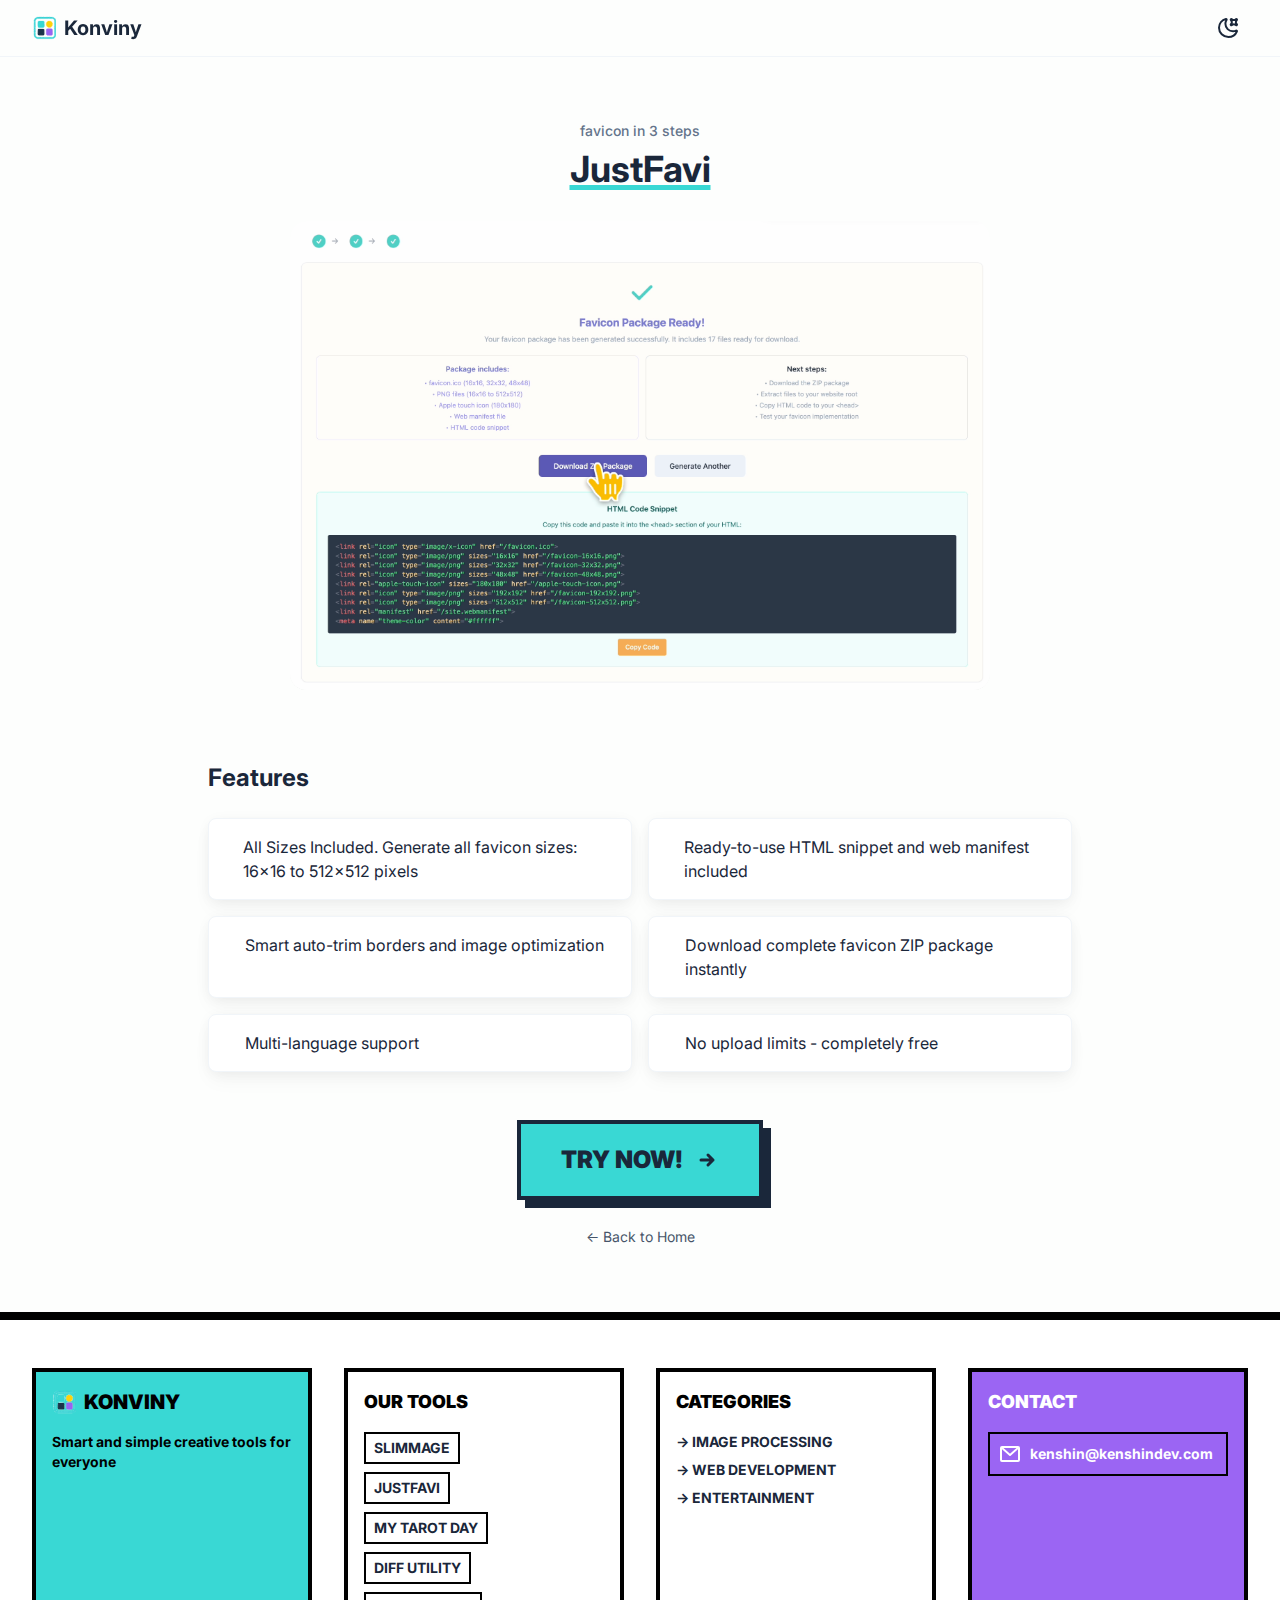
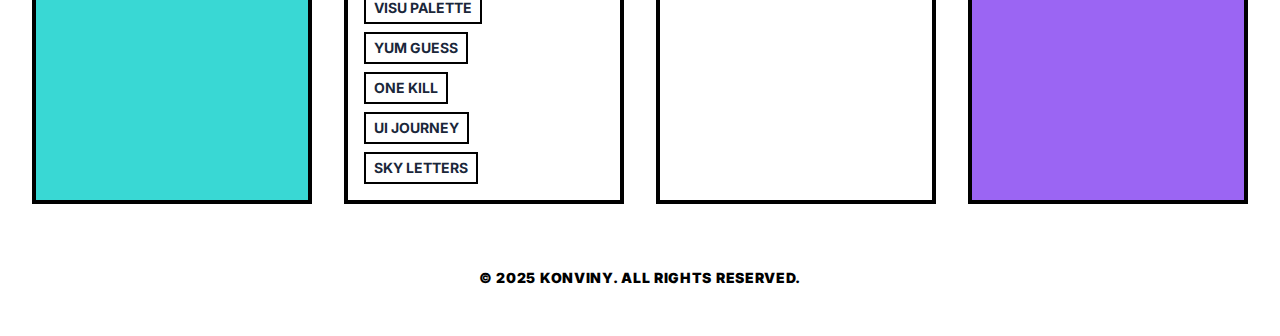
<file: justfavi/index.html>
<!DOCTYPE html><html lang="en" class="__variable_e839f4"><head><meta charSet="utf-8"/><meta name="viewport" content="width=device-width, initial-scale=1"/><link rel="preload" href="/_next/static/media/cc27cf3ff100ea21-s.p.ttf" as="font" crossorigin="" type="font/ttf"/><link rel="preload" href="/_next/static/media/dd830f3b569412d7-s.p.ttf" as="font" crossorigin="" type="font/ttf"/><link rel="stylesheet" href="/_next/static/css/4d7235ef728b2380.css" data-precedence="next"/><link rel="preload" as="script" fetchPriority="low" href="/_next/static/chunks/webpack-4b0737ff5790cee2.js"/><script src="/_next/static/chunks/bd859cd3-9f33564e368807bf.js" async=""></script><script src="/_next/static/chunks/996-483d0aea5f76d61a.js" async=""></script><script src="/_next/static/chunks/main-app-f0a5578251a9ab48.js" async=""></script><script src="/_next/static/chunks/856-68f0d5fa09f45dbe.js" async=""></script><script src="/_next/static/chunks/943-a159c2981c260d78.js" async=""></script><script src="/_next/static/chunks/app/%5BappId%5D/page-9e0c6445bacd3487.js" async=""></script><script src="/_next/static/chunks/app/layout-2cc4cd8cb1996c1e.js" async=""></script><script async="" src="https://pagead2.googlesyndication.com/pagead/js/adsbygoogle.js?client=ca-pub-9855332655269860" crossorigin="anonymous"></script><meta name="theme-color" content="#ffffff"/><meta name="naver-site-verification" content="73f1cdd8a9dca3d95d954ed97cf0ef72aa200494"/><title>JustFavi - favicon in 3 steps | Konviny</title><meta name="description" content="Create the perfect favicon package in 3 steps. All Sizes Included. Generate all favicon sizes: 16x16 to 512x512 pixels. Try JustFavi now for free!"/><meta name="author" content="Konviny"/><link rel="manifest" href="/site.webmanifest" crossorigin="use-credentials"/><meta name="keywords" content="JustFavi,favicon in 3 steps,Web Development,free online tool,web tool,Konviny"/><meta name="creator" content="Konviny"/><meta name="publisher" content="Konviny"/><meta name="robots" content="index, follow"/><meta name="googlebot" content="index, follow, max-video-preview:-1, max-image-preview:large, max-snippet:-1"/><link rel="canonical" href="https://www.konviny.com/justfavi/"/><meta name="format-detection" content="telephone=no, address=no, email=no"/><meta name="naver-site-verification" content="73f1cdd8a9dca3d95d954ed97cf0ef72aa200494"/><meta property="og:title" content="JustFavi - favicon in 3 steps"/><meta property="og:description" content="Create the perfect favicon package in 3 steps"/><meta property="og:url" content="https://www.konviny.com/justfavi/"/><meta property="og:site_name" content="Konviny"/><meta property="og:image" content="https://www.konviny.com/images/justfavi.png"/><meta property="og:image:width" content="1200"/><meta property="og:image:height" content="630"/><meta property="og:image:alt" content="JustFavi - favicon in 3 steps"/><meta property="og:type" content="website"/><meta name="twitter:card" content="summary_large_image"/><meta name="twitter:title" content="JustFavi - favicon in 3 steps"/><meta name="twitter:description" content="Create the perfect favicon package in 3 steps"/><meta name="twitter:image" content="https://www.konviny.com/images/justfavi.png"/><link rel="icon" href="/favicon.ico"/><link rel="icon" href="/favicon-16x16.png" sizes="16x16" type="image/png"/><link rel="icon" href="/favicon-32x32.png" sizes="32x32" type="image/png"/><link rel="icon" href="/favicon-48x48.png" sizes="48x48" type="image/png"/><link rel="icon" href="/favicon-192x192.png" sizes="192x192" type="image/png"/><link rel="icon" href="/favicon-512x512.png" sizes="512x512" type="image/png"/><link rel="apple-touch-icon" href="/apple-touch-icon.png" sizes="180x180" type="image/png"/><meta name="next-size-adjust"/><script>(function(w,d,s,l,i){w[l]=w[l]||[];w[l].push({'gtm.start':
new Date().getTime(),event:'gtm.js'});var f=d.getElementsByTagName(s)[0],
j=d.createElement(s),dl=l!='dataLayer'?'&l='+l:'';j.async=true;j.src=
'https://www.googletagmanager.com/gtm.js?id='+i+dl;f.parentNode.insertBefore(j,f);
})(window,document,'script','dataLayer','GTM-N2DC6952');</script><script type="application/ld+json">{"@context":"https://schema.org","@type":"Organization","name":"Konviny","url":"https://www.konviny.com","logo":"https://www.konviny.com/logo.png","description":"Free online tools for image conversion, favicon generation, tarot reading, and more. Fast, secure, and easy to use.","sameAs":[],"contactPoint":{"@type":"ContactPoint","contactType":"customer service","availableLanguage":"English"},"hasOfferCatalog":{"@type":"OfferCatalog","name":"Web Applications","itemListElement":[{"@type":"Offer","itemOffered":{"@type":"SoftwareApplication","name":"Slimmage","description":"Convert and optimize images quickly and easily","url":"https://slimmage.konviny.com/","applicationCategory":"MultimediaApplication","operatingSystem":"Web Browser"}},{"@type":"Offer","itemOffered":{"@type":"SoftwareApplication","name":"JustFavi","description":"Create the perfect favicon package in 3 steps","url":"https://justfavi.konviny.com/en/","applicationCategory":"DeveloperApplication","operatingSystem":"Web Browser"}},{"@type":"Offer","itemOffered":{"@type":"SoftwareApplication","name":"My Tarot Day","description":"Check your daily fortune with tarot cards","url":"https://my-tarot-day.konviny.com/","applicationCategory":"EntertainmentApplication","operatingSystem":"Web Browser"}},{"@type":"Offer","itemOffered":{"@type":"SoftwareApplication","name":"Diff Utility","description":"Compare text, JSON, Excel, and images","url":"https://diff-utility.konviny.com/","applicationCategory":"DeveloperApplication","operatingSystem":"Web Browser"}},{"@type":"Offer","itemOffered":{"@type":"SoftwareApplication","name":"Visu Palette","description":"Extract colors from images to create palettes","url":"https://visu-palette.konviny.com/","applicationCategory":"DesignApplication","operatingSystem":"Web Browser"}},{"@type":"Offer","itemOffered":{"@type":"SoftwareApplication","name":"Yum Guess","description":"Fun food guessing game","url":"https://yum-guess.konviny.com/","applicationCategory":"GameApplication","operatingSystem":"Web Browser"}},{"@type":"Offer","itemOffered":{"@type":"SoftwareApplication","name":"One Kill","description":"Fast-paced 2D top-down battle game where one precise skill shot decides the winner","url":"https://onekill.konviny.com/","applicationCategory":"GameApplication","operatingSystem":"Web Browser"}},{"@type":"Offer","itemOffered":{"@type":"SoftwareApplication","name":"UI Journey","description":"Interactive timeline of web design trends from 2000s to 2025","url":"https://ui-journey.konviny.com/","applicationCategory":"DesignApplication","operatingSystem":"Web Browser"}}]}}</script><script type="application/ld+json">{"@context":"https://schema.org","@type":"WebSite","name":"Konviny","url":"https://www.konviny.com","description":"Smart and simple creative tools - Free online tools for image conversion, favicon generation, tarot reading, and more","inLanguage":"en-US","isPartOf":{"@type":"Organization","name":"Konviny"}}</script><script src="/_next/static/chunks/polyfills-42372ed130431b0a.js" noModule=""></script></head><body class="__className_e839f4 antialiased"><noscript><iframe src="https://www.googletagmanager.com/ns.html?id=GTM-N2DC6952" height="0" width="0" style="display:none;visibility:hidden"></iframe></noscript><script>((e,t,r,n,a,o,l,i)=>{let u=document.documentElement,s=["light","dark"];function c(t){(Array.isArray(e)?e:[e]).forEach(e=>{let r="class"===e,n=r&&o?a.map(e=>o[e]||e):a;r?(u.classList.remove(...n),u.classList.add(o&&o[t]?o[t]:t)):u.setAttribute(e,t)}),i&&s.includes(t)&&(u.style.colorScheme=t)}if(n)c(n);else try{let e=localStorage.getItem(t)||r,n=l&&"system"===e?window.matchMedia("(prefers-color-scheme: dark)").matches?"dark":"light":e;c(n)}catch(e){}})("class","theme","light",null,["light","dark"],null,false,true)</script><div class="flex min-h-screen flex-col bg-background dark:bg-background-dark"><header class="sticky top-0 z-50 w-full border-b border-konviny-100 dark:border-konviny-800 bg-background/80 dark:bg-background-dark/80 backdrop-blur-md relative"><div class="container mx-auto px-4 sm:px-6 lg:px-8"><div class="flex h-14 items-center justify-between"><div class="flex items-center"><a href="/" class="flex items-center gap-2"><svg width="24" height="24" viewBox="0 0 120 139" version="1.1" xmlns="http://www.w3.org/2000/svg"><path fill="rgb(235,248,248)" stroke="rgb(235,248,248)" stroke-width="1" opacity="1" d="M 8.5 12 L 5.5 16 L 8.5 12 Z "></path><path fill="rgb(235,248,248)" stroke="rgb(235,248,248)" stroke-width="1" opacity="1" d="M 23.5 15 L 106 15.5 L 23.5 16 L 23.5 15 Z "></path><path fill="rgb(235,248,248)" stroke="rgb(235,248,248)" stroke-width="1" opacity="1" d="M 19.5 16 L 21 16.5 L 18.5 18 L 19.5 16 Z "></path><path fill="rgb(235,248,248)" stroke="rgb(235,248,248)" stroke-width="1" opacity="1" d="M 16.5 18 L 13.5 22 L 16.5 18 Z "></path><path fill="rgb(235,248,248)" stroke="rgb(235,248,248)" stroke-width="1" opacity="1" d="M 1.5 25 L 2 27.5 L 1 27.5 L 1.5 25 Z "></path><path fill="rgb(235,248,248)" stroke="rgb(235,248,248)" stroke-width="1" opacity="1" d="M 129.5 25 L 130 112.5 L 129 112.5 L 129.5 25 Z "></path><path fill="rgb(235,248,248)" stroke="rgb(235,248,248)" stroke-width="1" opacity="1" d="M 28.5 28 L 58 28.5 L 28.5 29 L 28.5 28 Z "></path><path fill="rgb(235,248,248)" stroke="rgb(235,248,248)" stroke-width="1" opacity="1" d="M 25.5 64 L 26.5 66 L 25.5 64 Z "></path><path fill="rgb(235,248,248)" stroke="rgb(235,248,248)" stroke-width="1" opacity="1" d="M 26.5 75 L 25.5 77 L 26.5 75 Z "></path><path fill="rgb(235,248,248)" stroke="rgb(235,248,248)" stroke-width="1" opacity="1" d="M 59.5 75 L 60.5 77 L 59.5 75 Z "></path><path fill="rgb(235,248,248)" stroke="rgb(235,248,248)" stroke-width="1" opacity="1" d="M 74.5 109 L 75.5 111 L 74.5 109 Z "></path><path fill="rgb(235,248,248)" stroke="rgb(235,248,248)" stroke-width="1" opacity="1" d="M 108.5 109 L 107.5 111 L 108.5 109 Z "></path><path fill="rgb(235,248,248)" stroke="rgb(235,248,248)" stroke-width="1" opacity="1" d="M 1.5 110 L 2 112.5 L 1 112.5 L 1.5 110 Z "></path><path fill="rgb(235,248,248)" stroke="rgb(235,248,248)" stroke-width="1" opacity="1" d="M 30.5 112 L 55 112.5 L 30.5 113 L 30.5 112 Z "></path><path fill="rgb(235,248,248)" stroke="rgb(235,248,248)" stroke-width="1" opacity="1" d="M 116.5 118 L 115.5 120 L 116.5 118 Z "></path><path fill="rgb(235,248,248)" stroke="rgb(235,248,248)" stroke-width="1" opacity="1" d="M 17.5 120 L 18.5 122 L 17.5 120 Z "></path><path fill="rgb(235,248,248)" stroke="rgb(235,248,248)" stroke-width="1" opacity="1" d="M 125.5 122 L 124.5 124 L 125.5 122 Z "></path><path fill="rgb(235,248,248)" stroke="rgb(235,248,248)" stroke-width="1" opacity="1" d="M 6.5 123 L 10.5 128 L 6.5 123 Z "></path><path fill="rgb(235,248,248)" stroke="rgb(235,248,248)" stroke-width="1" opacity="1" d="M 121.5 126 L 120.5 128 L 121.5 126 Z "></path><path fill="rgb(235,248,248)" stroke="rgb(235,248,248)" stroke-width="1" opacity="1" d="M 23.5 132 L 109 132.5 L 23.5 133 L 23.5 132 Z "></path><path fill="rgb(250,251,252)" stroke="rgb(250,251,252)" stroke-width="1" opacity="1" d="M 10.5 10 L 9.5 12 L 10.5 10 Z "></path><path fill="rgb(250,251,252)" stroke="rgb(250,251,252)" stroke-width="1" opacity="1" d="M 122.5 12 L 124.5 15 L 122.5 12 Z "></path><path fill="rgb(250,251,252)" stroke="rgb(250,251,252)" stroke-width="1" opacity="1" d="M 116.5 20 L 117.5 22 L 116.5 20 Z "></path><path fill="rgb(250,251,252)" stroke="rgb(250,251,252)" stroke-width="1" opacity="1" d="M 58.5 28 L 59.5 30 L 58.5 28 Z "></path><path fill="rgb(250,251,252)" stroke="rgb(250,251,252)" stroke-width="1" opacity="1" d="M 62.5 35 L 63 39.5 L 62 39.5 L 62.5 35 Z "></path><path fill="rgb(250,251,252)" stroke="rgb(250,251,252)" stroke-width="1" opacity="1" d="M 62.5 45 L 63 48.5 L 62 48.5 L 62.5 45 Z "></path><path fill="rgb(250,251,252)" stroke="rgb(250,251,252)" stroke-width="1" opacity="1" d="M 62.5 50 L 63 56.5 L 62 56.5 L 62.5 50 Z "></path><path fill="rgb(250,251,252)" stroke="rgb(250,251,252)" stroke-width="1" opacity="1" d="M 29.5 67 L 57 67.5 L 29.5 68 L 29.5 67 Z "></path><path fill="rgb(250,251,252)" stroke="rgb(250,251,252)" stroke-width="1" opacity="1" d="M 77.5 73 L 105 73.5 L 77.5 74 L 76.5 75 L 77.5 73 Z "></path><path fill="rgb(250,251,252)" stroke="rgb(250,251,252)" stroke-width="1" opacity="1" d="M 108.5 76 L 109.5 78 L 108.5 76 Z "></path><path fill="rgb(250,251,252)" stroke="rgb(250,251,252)" stroke-width="1" opacity="1" d="M 72.5 80 L 73 90.5 L 72 90.5 L 72.5 80 Z "></path><path fill="rgb(250,251,252)" stroke="rgb(250,251,252)" stroke-width="1" opacity="1" d="M 110.5 80 L 111 106.5 L 110 106.5 L 110.5 80 Z "></path><path fill="rgb(250,251,252)" stroke="rgb(250,251,252)" stroke-width="1" opacity="1" d="M 72.5 92 L 73 105.5 L 72 105.5 L 72.5 92 Z "></path><path fill="rgb(250,251,252)" stroke="rgb(250,251,252)" stroke-width="1" opacity="1" d="M 25.5 110 L 26.5 112 L 25.5 110 Z "></path><path fill="rgb(250,251,252)" stroke="rgb(250,251,252)" stroke-width="1" opacity="1" d="M 78.5 112 L 105 112.5 L 78.5 113 L 78.5 112 Z "></path><path fill="rgb(250,251,252)" stroke="rgb(250,251,252)" stroke-width="1" opacity="1" d="M 13.5 116 L 15.5 119 L 13.5 116 Z "></path><path fill="rgb(250,251,252)" stroke="rgb(250,251,252)" stroke-width="1" opacity="1" d="M 24.5 122 L 108 122.5 L 24.5 123 L 24.5 122 Z "></path><path fill="rgb(182,232,234)" stroke="rgb(182,232,234)" stroke-width="1" opacity="1" d="M 21.5 6 L 24 6.5 L 21.5 7 L 21.5 6 Z "></path><path fill="rgb(182,232,234)" stroke="rgb(182,232,234)" stroke-width="1" opacity="1" d="M 106.5 6 L 109 6.5 L 106.5 7 L 106.5 6 Z "></path><path fill="rgb(182,232,234)" stroke="rgb(182,232,234)" stroke-width="1" opacity="1" d="M 16.5 7 L 19 7.5 L 16.5 8 L 16.5 7 Z "></path><path fill="rgb(182,232,234)" stroke="rgb(182,232,234)" stroke-width="1" opacity="1" d="M 120.5 11 L 124.5 16 L 120.5 11 Z "></path><path fill="rgb(182,232,234)" stroke="rgb(182,232,234)" stroke-width="1" opacity="1" d="M 106.5 15 L 110 15.5 L 106.5 16 L 106.5 15 Z "></path><path fill="rgb(182,232,234)" stroke="rgb(182,232,234)" stroke-width="1" opacity="1" d="M 125.5 17 L 126.5 19 L 125.5 17 Z "></path><path fill="rgb(182,232,234)" stroke="rgb(182,232,234)" stroke-width="1" opacity="1" d="M 115.5 18 L 117.5 21 L 115.5 18 Z "></path><path fill="rgb(182,232,234)" stroke="rgb(182,232,234)" stroke-width="1" opacity="1" d="M 10.5 26 L 11 110.5 L 10 110.5 L 10.5 26 Z "></path><path fill="rgb(182,232,234)" stroke="rgb(182,232,234)" stroke-width="1" opacity="1" d="M 120.5 26 L 121 111.5 L 120 111.5 L 120.5 26 Z "></path><path fill="rgb(182,232,234)" stroke="rgb(182,232,234)" stroke-width="1" opacity="1" d="M 1.5 28 L 2 109.5 L 1 109.5 L 1.5 28 Z "></path><path fill="rgb(182,232,234)" stroke="rgb(182,232,234)" stroke-width="1" opacity="1" d="M 27.5 29 L 25.5 32 L 27.5 29 Z "></path><path fill="rgb(182,232,234)" stroke="rgb(182,232,234)" stroke-width="1" opacity="1" d="M 58.5 29 L 60.5 32 L 58.5 29 Z "></path><path fill="rgb(182,232,234)" stroke="rgb(182,232,234)" stroke-width="1" opacity="1" d="M 24.5 34 L 25 41.5 L 24 41.5 L 24.5 34 Z "></path><path fill="rgb(182,232,234)" stroke="rgb(182,232,234)" stroke-width="1" opacity="1" d="M 24.5 50 L 25 52.5 L 24 52.5 L 24.5 50 Z "></path><path fill="rgb(182,232,234)" stroke="rgb(182,232,234)" stroke-width="1" opacity="1" d="M 29.5 74 L 56 74.5 L 29.5 75 L 29.5 74 Z "></path><path fill="rgb(182,232,234)" stroke="rgb(182,232,234)" stroke-width="1" opacity="1" d="M 25.5 109 L 26.5 111 L 25.5 109 Z "></path><path fill="rgb(182,232,234)" stroke="rgb(182,232,234)" stroke-width="1" opacity="1" d="M 60.5 109 L 59.5 111 L 60.5 109 Z "></path><path fill="rgb(182,232,234)" stroke="rgb(182,232,234)" stroke-width="1" opacity="1" d="M 118.5 116 L 117.5 118 L 118.5 116 Z "></path><path fill="rgb(182,232,234)" stroke="rgb(182,232,234)" stroke-width="1" opacity="1" d="M 15.5 119 L 16.5 121 L 15.5 119 Z "></path><path fill="rgb(182,232,234)" stroke="rgb(182,232,234)" stroke-width="1" opacity="1" d="M 126.5 120 L 125.5 122 L 126.5 120 Z "></path><path fill="rgb(182,232,234)" stroke="rgb(182,232,234)" stroke-width="1" opacity="1" d="M 5.5 121 L 6.5 123 L 5.5 121 Z "></path><path fill="rgb(182,232,234)" stroke="rgb(182,232,234)" stroke-width="1" opacity="1" d="M 123.5 124 L 122.5 126 L 123.5 124 Z "></path><path fill="rgb(182,232,234)" stroke="rgb(182,232,234)" stroke-width="1" opacity="1" d="M 11.5 127 L 12.5 129 L 11.5 127 Z "></path><path fill="rgb(182,232,234)" stroke="rgb(182,232,234)" stroke-width="1" opacity="1" d="M 119.5 127 L 118.5 129 L 119.5 127 Z "></path><path fill="rgb(253,253,252)" stroke="rgb(253,253,252)" stroke-width="1" opacity="1" d="M 63.5 16 L 67 16.5 L 63.5 17 L 63.5 16 Z "></path><path fill="rgb(253,253,252)" stroke="rgb(253,253,252)" stroke-width="1" opacity="1" d="M 75.5 16 L 78 16.5 L 75.5 17 L 75.5 16 Z "></path><path fill="rgb(253,253,252)" stroke="rgb(253,253,252)" stroke-width="1" opacity="1" d="M 88.5 16 L 92 16.5 L 88.5 17 L 88.5 16 Z "></path><path fill="rgb(253,253,252)" stroke="rgb(253,253,252)" stroke-width="1" opacity="1" d="M 83 28 L 87 28.5 L 83.5 30 L 83 28 Z "></path><path fill="rgb(253,253,252)" stroke="rgb(253,253,252)" stroke-width="1" opacity="1" d="M 95.5 28 L 99 29.5 L 97.5 29 Q 94.5 29.5 95.5 28 Z "></path><path fill="rgb(253,253,252)" stroke="rgb(253,253,252)" stroke-width="1" opacity="1" d="M 79.5 31 L 75.5 36 L 75 34 L 79.5 31 Z "></path><path fill="rgb(253,253,252)" stroke="rgb(253,253,252)" stroke-width="1" opacity="1" d="M 102.5 31 L 107.5 37 L 102.5 31 Z "></path><path fill="rgb(253,253,252)" stroke="rgb(253,253,252)" stroke-width="1" opacity="1" d="M 63.5 36 L 64 55.5 L 63 55.5 L 63.5 36 Z "></path><path fill="rgb(253,253,252)" stroke="rgb(253,253,252)" stroke-width="1" opacity="1" d="M 108.5 38 Q 111.6 39.4 111 44.5 L 110 44.5 L 108.5 38 Z "></path><path fill="rgb(253,253,252)" stroke="rgb(253,253,252)" stroke-width="1" opacity="1" d="M 73.5 39 L 73 40.5 L 72 52.5 L 73 54.5 L 72 54.5 Q 69.3 50.7 71 42.5 L 73.5 39 Z "></path><path fill="rgb(253,253,252)" stroke="rgb(253,253,252)" stroke-width="1" opacity="1" d="M 109.5 54 L 110 56.5 L 108 57.5 L 109.5 54 Z "></path><path fill="rgb(253,253,252)" stroke="rgb(253,253,252)" stroke-width="1" opacity="1" d="M 73.5 56 L 75 58.5 L 73 57.5 L 73.5 56 Z "></path><path fill="rgb(253,253,252)" stroke="rgb(253,253,252)" stroke-width="1" opacity="1" d="M 107.5 59 L 106 61.5 Q 106.8 63.8 104.5 63 L 102 64.5 L 107.5 59 Z "></path><path fill="rgb(253,253,252)" stroke="rgb(253,253,252)" stroke-width="1" opacity="1" d="M 75.5 60 L 79 64.5 L 78 64.5 L 75.5 60 Z "></path><path fill="rgb(253,253,252)" stroke="rgb(253,253,252)" stroke-width="1" opacity="1" d="M 61.5 64 L 59.5 67 L 61.5 64 Z "></path><path fill="rgb(253,253,252)" stroke="rgb(253,253,252)" stroke-width="1" opacity="1" d="M 80.5 64 L 85 66.5 L 83.5 67 L 80.5 64 Z "></path><path fill="rgb(253,253,252)" stroke="rgb(253,253,252)" stroke-width="1" opacity="1" d="M 86.5 67 L 96 67.5 L 86.5 68 L 86.5 67 Z "></path><path fill="rgb(253,253,252)" stroke="rgb(253,253,252)" stroke-width="1" opacity="1" d="M 104.5 72 L 105.5 74 L 104.5 72 Z "></path><path fill="rgb(253,253,252)" stroke="rgb(253,253,252)" stroke-width="1" opacity="1" d="M 76.5 73 L 73.5 77 L 74 75.5 Q 73.3 73.3 75.5 74 L 76.5 73 Z "></path><path fill="rgb(253,253,252)" stroke="rgb(253,253,252)" stroke-width="1" opacity="1" d="M 58.5 74 L 61 75.5 L 59.5 75 L 58.5 74 Z "></path><path fill="rgb(253,253,252)" stroke="rgb(253,253,252)" stroke-width="1" opacity="1" d="M 108.5 75 L 109.5 77 L 108.5 75 Z "></path><path fill="rgb(253,253,252)" stroke="rgb(253,253,252)" stroke-width="1" opacity="1" d="M 62.5 86 L 63 88.5 L 62 88.5 L 62.5 86 Z "></path><path fill="rgb(253,253,252)" stroke="rgb(253,253,252)" stroke-width="1" opacity="1" d="M 23.5 108 L 24.5 110 Q 21.7 110.7 23.5 108 Z "></path><path fill="rgb(253,253,252)" stroke="rgb(253,253,252)" stroke-width="1" opacity="1" d="M 109.5 109 L 108.5 111 L 109.5 109 Z "></path><path fill="rgb(253,253,252)" stroke="rgb(253,253,252)" stroke-width="1" opacity="1" d="M 74.5 110 L 75.5 112 L 74.5 110 Z "></path><path fill="rgb(253,253,252)" stroke="rgb(253,253,252)" stroke-width="1" opacity="1" d="M 113.5 119 L 112.5 121 L 113.5 119 Z "></path><path fill="rgb(254,210,11)" stroke="rgb(254,210,11)" stroke-width="1" opacity="1" d="M 86.5 29 L 95.5 29 L 105 34 L 110 43.5 L 110 51.5 Q 107.5 60.5 100.5 65 Q 95.9 67.9 87.5 67 Q 79.2 64.8 75 58.5 L 72 46.5 Q 73.6 35.6 81.5 31 L 86.5 29 Z "></path><path fill="rgb(252,244,216)" stroke="rgb(252,244,216)" stroke-width="1" opacity="1" d="M 87.5 28 L 95 28.5 L 87.5 29 L 87.5 28 Z "></path><path fill="rgb(252,244,216)" stroke="rgb(252,244,216)" stroke-width="1" opacity="1" d="M 80.5 31 L 75.5 37 L 80.5 31 Z "></path><path fill="rgb(252,244,216)" stroke="rgb(252,244,216)" stroke-width="1" opacity="1" d="M 101.5 31 L 103.5 34 L 101.5 31 Z "></path><path fill="rgb(252,244,216)" stroke="rgb(252,244,216)" stroke-width="1" opacity="1" d="M 105.5 35 L 107.5 38 L 105.5 35 Z "></path><path fill="rgb(252,244,216)" stroke="rgb(252,244,216)" stroke-width="1" opacity="1" d="M 72.5 43 L 73 45.5 L 72 45.5 L 72.5 43 Z "></path><path fill="rgb(252,244,216)" stroke="rgb(252,244,216)" stroke-width="1" opacity="1" d="M 110.5 45 L 111 50.5 L 110 50.5 L 110.5 45 Z "></path><path fill="rgb(252,244,216)" stroke="rgb(252,244,216)" stroke-width="1" opacity="1" d="M 72.5 50 L 73 52.5 L 72 52.5 L 72.5 50 Z "></path><path fill="rgb(252,244,216)" stroke="rgb(252,244,216)" stroke-width="1" opacity="1" d="M 108.5 55 L 109 56.5 L 101.5 65 L 107 58.5 L 108.5 55 Z "></path><path fill="rgb(252,244,216)" stroke="rgb(252,244,216)" stroke-width="1" opacity="1" d="M 75.5 59 L 79.5 64 L 75.5 59 Z "></path><path fill="rgb(65,213,216)" stroke="rgb(65,213,216)" stroke-width="1" opacity="1" d="M 24.5 6 L 105.5 6 L 115 8 L 115.5 10 L 117 9.5 L 116.5 11 L 118.5 10 L 123.5 16 L 125 16.5 L 124.5 18 L 127 19.5 L 128 21.5 L 127 22.5 L 127 39.5 L 126 40.5 L 127 41.5 L 127 53.5 L 127 55.5 L 126 59.5 L 127 60.5 L 127 73.5 L 127 75.5 L 127 83.5 L 126 84.5 L 127 85.5 L 127 114.5 L 128 115.5 L 127 118.5 L 123.5 124 L 122 123.5 L 120.5 127 L 115.5 130 L 114 129.5 Q 114.9 132.5 110.5 131 L 109.5 132 L 21.5 132 L 17 131 L 16.5 129 L 14.5 129 L 7 123.5 L 7 121 Q 4.3 122.1 5 119.5 L 4.5 117 Q 1.9 117.8 3 114.5 L 2 109.5 L 2.5 107 L 4 106.5 L 2 105.5 L 3 103.5 L 3 99.5 L 2 97.5 L 3 94.5 L 2 87.5 L 2 85.5 L 3 81.5 L 3 79.5 L 4 76.5 L 2 72.5 L 2.5 68 L 4 67.5 L 2 57.5 L 3 53.5 L 3 51.5 L 2 45.5 L 3 40.5 L 2 37.5 L 3 33.5 L 3 31.5 L 2 24.5 L 5.5 17 L 7 16.5 L 6 15.5 L 10.5 11 L 12 11.5 L 13.5 9 L 16.5 8 Q 18 10.5 19.5 7 L 24.5 6 Z M 34 7 L 34 8 L 36 8 L 34 7 Z M 38 7 L 38 8 L 41 8 L 38 7 Z M 44 7 L 44 8 L 47 8 L 44 7 Z M 54 7 L 54 8 L 60 8 L 54 7 Z M 74 7 L 74 8 L 76 8 L 74 7 Z M 82 7 L 82 8 L 84 8 L 82 7 Z M 89 7 L 89 8 L 91 8 L 89 7 Z M 93 7 L 93 8 L 96 8 L 93 7 Z M 86 13 L 85 14 L 24 14 L 20 16 L 18 16 L 12 24 L 10 24 L 11 26 L 9 26 L 10 32 L 10 34 L 9 36 L 10 39 L 9 41 L 9 65 L 10 66 L 9 71 L 9 93 L 10 94 L 9 97 L 10 100 L 10 102 L 8 109 Q 12 110 12 116 L 12 118 L 14 118 L 16 122 L 18 121 L 21 123 L 112 123 Q 113 119 115 122 L 119 117 Q 118 114 121 115 L 120 114 Q 119 111 122 112 L 122 82 L 123 81 L 122 77 L 122 75 Q 120 70 124 71 L 124 70 Q 121 71 122 67 L 122 65 Q 120 58 123 57 L 122 55 L 123 52 L 122 50 L 123 46 L 122 42 L 122 40 L 123 37 L 122 35 L 123 32 L 122 30 L 122 26 Q 119 27 120 25 L 120 23 L 119 22 Q 120 20 117 18 Q 113 19 114 16 L 107 14 L 103 15 L 102 14 L 87 14 L 86 13 Z M 37 124 L 37 125 L 42 125 L 37 124 Z M 54 124 L 54 125 L 58 125 L 54 124 Z M 93 124 L 93 125 L 98 125 L 93 124 Z M 85 127 Q 83 130 86 129 L 85 127 Z "></path><path fill="rgb(65,213,216)" stroke="rgb(65,213,216)" stroke-width="1" opacity="1" d="M 128.5 25 L 129 113.5 L 128 113.5 L 128.5 25 Z "></path><path fill="rgb(65,213,216)" stroke="rgb(65,213,216)" stroke-width="1" opacity="1" d="M 59.5 32 L 61 32.5 L 58.5 34 L 59.5 32 Z "></path><path fill="rgb(65,213,216)" stroke="rgb(65,213,216)" stroke-width="1" opacity="1" d="M 61.5 34 L 62 61.5 L 61 61.5 L 60.5 50 L 58.5 51 L 58.5 50 L 60 49.5 L 58 48.5 L 60 48 L 61 45.5 L 61.5 34 Z "></path><path fill="rgb(65,213,216)" stroke="rgb(65,213,216)" stroke-width="1" opacity="1" d="M 24.5 42 L 25 49.5 L 24 49.5 L 24.5 42 Z "></path><path fill="rgb(65,213,216)" stroke="rgb(65,213,216)" stroke-width="1" opacity="1" d="M 59.5 54 L 58.5 56 L 59.5 54 Z "></path><path fill="rgb(65,213,216)" stroke="rgb(65,213,216)" stroke-width="1" opacity="1" d="M 24.5 55 L 25 58.5 L 24 58.5 L 24.5 55 Z "></path><path fill="rgb(65,213,216)" stroke="rgb(65,213,216)" stroke-width="1" opacity="1" d="M 58.5 60 L 59.5 62 Q 56.7 62.7 58.5 60 Z "></path><path fill="rgb(65,213,216)" stroke="rgb(65,213,216)" stroke-width="1" opacity="1" d="M 58.5 63 L 61 63.5 L 58 65.5 L 58.5 63 Z "></path><path fill="rgb(65,213,216)" stroke="rgb(65,213,216)" stroke-width="1" opacity="1" d="M 26.5 64 L 27.5 66 L 26.5 64 Z "></path><path fill="rgb(65,213,216)" stroke="rgb(65,213,216)" stroke-width="1" opacity="1" d="M 43.5 65 L 44.5 66 L 56 66.5 L 30.5 67 L 30.5 66 L 42.5 66 L 43.5 65 Z "></path><path fill="rgb(55,215,212)" stroke="rgb(55,215,212)" stroke-width="1" opacity="1" d="M 33.5 7 L 36 7.5 L 33.5 8 L 33.5 7 Z "></path><path fill="rgb(55,215,212)" stroke="rgb(55,215,212)" stroke-width="1" opacity="1" d="M 37.5 7 L 41 7.5 L 37.5 8 L 37.5 7 Z "></path><path fill="rgb(55,215,212)" stroke="rgb(55,215,212)" stroke-width="1" opacity="1" d="M 43.5 7 L 47 7.5 L 43.5 8 L 43.5 7 Z "></path><path fill="rgb(55,215,212)" stroke="rgb(55,215,212)" stroke-width="1" opacity="1" d="M 53.5 7 L 60 7.5 L 53.5 8 L 53.5 7 Z "></path><path fill="rgb(55,215,212)" stroke="rgb(55,215,212)" stroke-width="1" opacity="1" d="M 73.5 7 L 76 7.5 L 73.5 8 L 73.5 7 Z "></path><path fill="rgb(55,215,212)" stroke="rgb(55,215,212)" stroke-width="1" opacity="1" d="M 81.5 7 L 84 7.5 L 81.5 8 L 81.5 7 Z "></path><path fill="rgb(55,215,212)" stroke="rgb(55,215,212)" stroke-width="1" opacity="1" d="M 88.5 7 L 91 7.5 L 88.5 8 L 88.5 7 Z "></path><path fill="rgb(55,215,212)" stroke="rgb(55,215,212)" stroke-width="1" opacity="1" d="M 92.5 7 L 96 7.5 L 92.5 8 L 92.5 7 Z "></path><path fill="rgb(55,215,212)" stroke="rgb(55,215,212)" stroke-width="1" opacity="1" d="M 115.5 9 L 118 10.5 L 116.5 11 L 115.5 9 Z "></path><path fill="rgb(55,215,212)" stroke="rgb(55,215,212)" stroke-width="1" opacity="1" d="M 85.5 13 L 86.5 14 L 102 14.5 L 23.5 15 L 23.5 14 L 84.5 14 L 85.5 13 Z "></path><path fill="rgb(55,215,212)" stroke="rgb(55,215,212)" stroke-width="1" opacity="1" d="M 103.5 14 L 107 14.5 L 103.5 15 L 103.5 14 Z "></path><path fill="rgb(55,215,212)" stroke="rgb(55,215,212)" stroke-width="1" opacity="1" d="M 122.5 14 L 123.5 16 L 122.5 14 Z "></path><path fill="rgb(55,215,212)" stroke="rgb(55,215,212)" stroke-width="1" opacity="1" d="M 116.5 18 L 118.5 21 L 116.5 18 Z "></path><path fill="rgb(55,215,212)" stroke="rgb(55,215,212)" stroke-width="1" opacity="1" d="M 13.5 19 L 11.5 22 L 13.5 19 Z "></path><path fill="rgb(55,215,212)" stroke="rgb(55,215,212)" stroke-width="1" opacity="1" d="M 119.5 22 L 120.5 24 L 119.5 22 Z "></path><path fill="rgb(55,215,212)" stroke="rgb(55,215,212)" stroke-width="1" opacity="1" d="M 127.5 22 L 128 114.5 L 127 114.5 L 127 85.5 L 126 84.5 L 127 83.5 L 127 75.5 L 125.5 73 L 127 73.5 L 127 60.5 L 126 59.5 L 127 55.5 L 127 53.5 L 127 41.5 L 126 40.5 L 127 39.5 L 127.5 22 Z "></path><path fill="rgb(55,215,212)" stroke="rgb(55,215,212)" stroke-width="1" opacity="1" d="M 2.5 26 L 3 31.5 L 2 31.5 L 2.5 26 Z "></path><path fill="rgb(55,215,212)" stroke="rgb(55,215,212)" stroke-width="1" opacity="1" d="M 9.5 26 L 10 28.5 L 9 28.5 L 9.5 26 Z "></path><path fill="rgb(55,215,212)" stroke="rgb(55,215,212)" stroke-width="1" opacity="1" d="M 121.5 26 L 123 31.5 L 122 34.5 L 123 36.5 L 122 39.5 L 122 41.5 L 123 45.5 L 122 49.5 L 123 51.5 L 122 54.5 L 123 56.5 Q 120.3 58.3 122 64.5 L 122 66.5 Q 120.5 70.9 123.5 70 L 123.5 71 Q 120.5 70.1 122 74.5 L 123.5 77 L 122 76.5 L 123 80.5 L 122 81.5 L 121.5 112 L 121.5 26 Z "></path><path fill="rgb(55,215,212)" stroke="rgb(55,215,212)" stroke-width="1" opacity="1" d="M 30.5 29 L 56.5 29 L 60 31.5 L 58.5 34 L 60.5 33 L 61 45.5 L 60 47.5 L 61 50.5 L 61 62.5 L 59.5 64 L 58 63.5 L 57.5 66 L 44.5 66 L 42.5 66 L 28.5 66 L 26 63.5 L 25 60.5 L 25 38.5 L 25 36.5 Q 24.4 31.4 27.5 30 L 30.5 29 Z M 59 60 Q 57 63 60 62 L 59 60 Z "></path><path fill="rgb(55,215,212)" stroke="rgb(55,215,212)" stroke-width="1" opacity="1" d="M 9.5 35 L 10 37.5 L 9 37.5 L 9.5 35 Z "></path><path fill="rgb(55,215,212)" stroke="rgb(55,215,212)" stroke-width="1" opacity="1" d="M 2.5 40 L 3 44.5 L 2 44.5 L 2.5 40 Z "></path><path fill="rgb(55,215,212)" stroke="rgb(55,215,212)" stroke-width="1" opacity="1" d="M 9.5 40 L 10 64.5 L 9 64.5 L 9.5 40 Z "></path><path fill="rgb(55,215,212)" stroke="rgb(55,215,212)" stroke-width="1" opacity="1" d="M 2.5 49 L 3 51.5 L 2 51.5 L 2.5 49 Z "></path><path fill="rgb(55,215,212)" stroke="rgb(55,215,212)" stroke-width="1" opacity="1" d="M 2.5 53 L 3 56.5 L 2 56.5 L 2.5 53 Z "></path><path fill="rgb(55,215,212)" stroke="rgb(55,215,212)" stroke-width="1" opacity="1" d="M 2.5 58 L 3 66.5 L 4 67.5 L 2 68 L 2.5 58 Z "></path><path fill="rgb(55,215,212)" stroke="rgb(55,215,212)" stroke-width="1" opacity="1" d="M 9.5 70 L 10 92.5 L 9 92.5 L 9.5 70 Z "></path><path fill="rgb(55,215,212)" stroke="rgb(55,215,212)" stroke-width="1" opacity="1" d="M 2.5 75 Q 5.2 76.3 3 77.5 L 2.5 80 L 2.5 75 Z "></path><path fill="rgb(55,215,212)" stroke="rgb(55,215,212)" stroke-width="1" opacity="1" d="M 2.5 90 L 3 94.5 L 2 94.5 L 2.5 90 Z "></path><path fill="rgb(55,215,212)" stroke="rgb(55,215,212)" stroke-width="1" opacity="1" d="M 9.5 102 L 10 109.5 L 8 108.5 L 9.5 102 Z "></path><path fill="rgb(55,215,212)" stroke="rgb(55,215,212)" stroke-width="1" opacity="1" d="M 118.5 118 L 117.5 120 L 118.5 118 Z "></path><path fill="rgb(55,215,212)" stroke="rgb(55,215,212)" stroke-width="1" opacity="1" d="M 16.5 121 L 17.5 123 L 16.5 121 Z "></path><path fill="rgb(55,215,212)" stroke="rgb(55,215,212)" stroke-width="1" opacity="1" d="M 114.5 121 L 113.5 123 L 114.5 121 Z "></path><path fill="rgb(55,215,212)" stroke="rgb(55,215,212)" stroke-width="1" opacity="1" d="M 36.5 124 L 42 124.5 L 36.5 125 L 36.5 124 Z "></path><path fill="rgb(55,215,212)" stroke="rgb(55,215,212)" stroke-width="1" opacity="1" d="M 53.5 124 L 58 124.5 L 53.5 125 L 53.5 124 Z "></path><path fill="rgb(55,215,212)" stroke="rgb(55,215,212)" stroke-width="1" opacity="1" d="M 92.5 124 L 98 124.5 L 92.5 125 L 92.5 124 Z "></path><path fill="rgb(55,215,212)" stroke="rgb(55,215,212)" stroke-width="1" opacity="1" d="M 84.5 127 L 85.5 129 Q 82.7 129.7 84.5 127 Z "></path><path fill="rgb(153,100,242)" stroke="rgb(153,100,242)" stroke-width="1" opacity="1" d="M 78 75 L 102.5 75 L 104.5 76 L 106 75.5 L 105.5 77 L 108 77.5 L 108 108.5 Q 106.3 112.7 104.5 110 Q 101 112.5 93.5 111 L 89.5 110 L 84.5 111 L 76.5 110 L 74 107.5 L 73 105.5 L 73 81.5 L 75 78.5 Q 72.8 77.3 75.5 76 L 78 77 L 78 75 Z "></path><path fill="rgb(161,99,238)" stroke="rgb(161,99,238)" stroke-width="1" opacity="1" d="M 80.5 74 L 102.5 74 L 107 76.5 L 105.5 77 L 102.5 75 L 80.5 75 L 80.5 74 Z "></path><path fill="rgb(161,99,238)" stroke="rgb(161,99,238)" stroke-width="1" opacity="1" d="M 76 75 Q 79 74 78 77 L 74.5 79 L 76 76.5 L 76 75 Z "></path><path fill="rgb(161,99,238)" stroke="rgb(161,99,238)" stroke-width="1" opacity="1" d="M 108.5 78 L 109 107.5 L 108 107.5 L 108.5 78 Z "></path><path fill="rgb(161,99,238)" stroke="rgb(161,99,238)" stroke-width="1" opacity="1" d="M 74.5 108 L 75.5 110 L 74.5 108 Z "></path><path fill="rgb(161,99,238)" stroke="rgb(161,99,238)" stroke-width="1" opacity="1" d="M 107.5 109 L 106.5 111 L 107.5 109 Z "></path><path fill="rgb(161,99,238)" stroke="rgb(161,99,238)" stroke-width="1" opacity="1" d="M 77.5 110 L 84.5 111 L 89.5 110 L 102.5 111 L 104.5 110 L 104.5 111 L 102.5 112 L 79.5 112 L 77.5 110 Z "></path><path fill="rgb(252,253,252)" stroke="rgb(252,253,252)" stroke-width="1" opacity="1" d="M 0.5 34 L 1 37.5 L 0 37.5 L 0.5 34 Z "></path><path fill="rgb(252,253,252)" stroke="rgb(252,253,252)" stroke-width="1" opacity="1" d="M 62.5 42 L 63 44.5 L 62 44.5 L 62.5 42 Z "></path><path fill="rgb(252,253,252)" stroke="rgb(252,253,252)" stroke-width="1" opacity="1" d="M 62.5 57 L 63 60.5 L 62 60.5 L 62.5 57 Z "></path><path fill="rgb(252,253,252)" stroke="rgb(252,253,252)" stroke-width="1" opacity="1" d="M 30.5 73 L 55 73.5 L 30.5 74 L 30.5 73 Z "></path><path fill="rgb(252,253,252)" stroke="rgb(252,253,252)" stroke-width="1" opacity="1" d="M 62.5 89 L 63 95.5 L 62 95.5 L 62.5 89 Z "></path><path fill="rgb(252,253,252)" stroke="rgb(252,253,252)" stroke-width="1" opacity="1" d="M 0.5 90 L 1 97.5 L 0 97.5 L 0.5 90 Z "></path><path fill="rgb(252,253,252)" stroke="rgb(252,253,252)" stroke-width="1" opacity="1" d="M 62.5 99 L 63 103.5 L 62 103.5 L 62.5 99 Z "></path><path fill="rgb(252,253,252)" stroke="rgb(252,253,252)" stroke-width="1" opacity="1" d="M 60.5 110 L 59.5 112 L 60.5 110 Z "></path><path fill="rgb(252,253,252)" stroke="rgb(252,253,252)" stroke-width="1" opacity="1" d="M 8.5 126 L 9.5 128 L 8.5 126 Z "></path><path fill="rgb(26,51,74)" stroke="rgb(26,51,74)" stroke-width="1" opacity="1" d="M 28.5 75 L 57.5 75 L 61 78.5 L 61 107.5 L 60 110 L 57.5 111 L 33.5 111 L 32.5 112 L 26 109.5 L 25 107.5 L 25 78.5 L 26 76 L 28.5 75 Z "></path><path fill="rgb(99,112,127)" stroke="rgb(99,112,127)" stroke-width="1" opacity="1" d="M 59.5 76 L 60.5 78 L 59.5 76 Z "></path><path fill="rgb(99,112,127)" stroke="rgb(99,112,127)" stroke-width="1" opacity="1" d="M 61.5 81 L 62 105.5 L 61 105.5 L 61.5 81 Z "></path><path fill="rgb(99,112,127)" stroke="rgb(99,112,127)" stroke-width="1" opacity="1" d="M 24.5 85 L 25 105.5 L 24 105.5 L 24.5 85 Z "></path><path fill="rgb(99,112,127)" stroke="rgb(99,112,127)" stroke-width="1" opacity="1" d="M 29.5 111 L 32 111.5 L 29.5 112 L 29.5 111 Z "></path><path fill="rgb(99,112,127)" stroke="rgb(99,112,127)" stroke-width="1" opacity="1" d="M 33.5 111 L 56 111.5 L 33.5 112 L 33.5 111 Z "></path><path fill="rgb(170,142,225)" stroke="rgb(170,142,225)" stroke-width="1" opacity="1" d="M 77.5 74 L 80 74.5 L 77.5 75 L 77.5 74 Z "></path><path fill="rgb(170,142,225)" stroke="rgb(170,142,225)" stroke-width="1" opacity="1" d="M 106.5 75 L 108.5 78 L 106.5 75 Z "></path><path fill="rgb(170,142,225)" stroke="rgb(170,142,225)" stroke-width="1" opacity="1" d="M 24.5 80 L 25 84.5 L 24 84.5 L 24.5 80 Z "></path><path fill="rgb(170,142,225)" stroke="rgb(170,142,225)" stroke-width="1" opacity="1" d="M 109.5 80 L 110 105.5 L 109 105.5 L 109.5 80 Z "></path><path fill="rgb(252,254,254)" stroke="rgb(252,254,254)" stroke-width="1" opacity="1" d="M 14.5 21 L 13.5 23 L 14.5 21 Z "></path><path fill="rgb(252,254,254)" stroke="rgb(252,254,254)" stroke-width="1" opacity="1" d="M 0.5 28 L 1 33.5 L 0 33.5 L 0.5 28 Z "></path><path fill="rgb(252,254,254)" stroke="rgb(252,254,254)" stroke-width="1" opacity="1" d="M 27.5 28 L 26.5 30 L 27.5 28 Z "></path><path fill="rgb(252,254,254)" stroke="rgb(252,254,254)" stroke-width="1" opacity="1" d="M 0.5 38 L 1 44.5 L 0 44.5 L 0.5 38 Z "></path><path fill="rgb(252,254,254)" stroke="rgb(252,254,254)" stroke-width="1" opacity="1" d="M 0.5 47 L 1 49.5 L 0 49.5 L 0.5 47 Z "></path><path fill="rgb(252,254,254)" stroke="rgb(252,254,254)" stroke-width="1" opacity="1" d="M 0.5 53 L 1 55.5 L 0 55.5 L 0.5 53 Z "></path><path fill="rgb(252,254,254)" stroke="rgb(252,254,254)" stroke-width="1" opacity="1" d="M 0.5 57 L 1 64.5 L 0 64.5 L 0.5 57 Z "></path><path fill="rgb(252,254,254)" stroke="rgb(252,254,254)" stroke-width="1" opacity="1" d="M 0.5 69 L 1 71.5 L 0 71.5 L 0.5 69 Z "></path><path fill="rgb(252,254,254)" stroke="rgb(252,254,254)" stroke-width="1" opacity="1" d="M 0.5 84 L 1 86.5 L 0 86.5 L 0.5 84 Z "></path></svg><span class="text-xl font-bold text-text dark:text-text-dark">Konviny</span></a></div><button class="p-2 rounded-lg hover:bg-konviny-100 dark:hover:bg-konviny-800 transition-colors" aria-label="Toggle dark mode"><div class="w-6 h-6"></div></button></div></div></header><main class="flex-1 py-16"><div class="mx-auto max-w-4xl px-4"><div class="mb-12 text-center"><h2 class="mb-2 text-sm font-medium text-konviny-500 dark:text-konviny-400">favicon in 3 steps</h2><h1 class="mb-8 text-4xl font-bold"><a href="https://justfavi.konviny.com/en/" target="_blank" rel="noopener noreferrer" class="text-text dark:text-text-dark underline decoration-[5px] decoration-accent dark:decoration-accent-dark hover:opacity-80 transition-opacity">JustFavi</a></h1><div class="mx-auto mb-6 inline-flex items-center justify-center rounded-2xl overflow-hidden "><img alt="JustFavi logo" loading="lazy" width="700" height="1000" decoding="async" data-nimg="1" class="rounded-2xl shadow-lg" style="color:transparent" src="/images/justfavi.png"/></div></div><div class="mb-12"><h2 class="mb-6 text-2xl font-bold text-text dark:text-text-dark">Features</h2><div class="grid gap-4 md:grid-cols-2"><div class="flex items-start gap-3 rounded-lg bg-white dark:bg-konviny-800 p-4 shadow-soft border border-konviny-100 dark:border-konviny-700"><div class="mt-1 h-2 w-2 rounded-full bg-gradient-to-br from-green-500 to-emerald-500"></div><span class="text-text dark:text-text-dark">All Sizes Included. Generate all favicon sizes: 16x16 to 512x512 pixels</span></div><div class="flex items-start gap-3 rounded-lg bg-white dark:bg-konviny-800 p-4 shadow-soft border border-konviny-100 dark:border-konviny-700"><div class="mt-1 h-2 w-2 rounded-full bg-gradient-to-br from-green-500 to-emerald-500"></div><span class="text-text dark:text-text-dark">Ready-to-use HTML snippet and web manifest included</span></div><div class="flex items-start gap-3 rounded-lg bg-white dark:bg-konviny-800 p-4 shadow-soft border border-konviny-100 dark:border-konviny-700"><div class="mt-1 h-2 w-2 rounded-full bg-gradient-to-br from-green-500 to-emerald-500"></div><span class="text-text dark:text-text-dark">Smart auto-trim borders and image optimization</span></div><div class="flex items-start gap-3 rounded-lg bg-white dark:bg-konviny-800 p-4 shadow-soft border border-konviny-100 dark:border-konviny-700"><div class="mt-1 h-2 w-2 rounded-full bg-gradient-to-br from-green-500 to-emerald-500"></div><span class="text-text dark:text-text-dark">Download complete favicon ZIP package instantly</span></div><div class="flex items-start gap-3 rounded-lg bg-white dark:bg-konviny-800 p-4 shadow-soft border border-konviny-100 dark:border-konviny-700"><div class="mt-1 h-2 w-2 rounded-full bg-gradient-to-br from-green-500 to-emerald-500"></div><span class="text-text dark:text-text-dark">Multi-language support</span></div><div class="flex items-start gap-3 rounded-lg bg-white dark:bg-konviny-800 p-4 shadow-soft border border-konviny-100 dark:border-konviny-700"><div class="mt-1 h-2 w-2 rounded-full bg-gradient-to-br from-green-500 to-emerald-500"></div><span class="text-text dark:text-text-dark">No upload limits - completely free</span></div></div></div><div class="text-center"><a href="https://justfavi.konviny.com/en/" target="_blank" rel="noopener noreferrer" class="inline-flex items-center gap-3 bg-accent dark:bg-accent-dark px-10 py-5 text-2xl font-black text-text dark:text-text-dark border-4 border-text dark:border-text-dark shadow-[8px_8px_0px_0px] shadow-text dark:shadow-text-dark transition-all hover:translate-x-[4px] hover:translate-y-[4px] hover:shadow-[4px_4px_0px_0px] hover:shadow-text dark:hover:shadow-text-dark">TRY NOW!<svg class="h-6 w-6" fill="none" stroke="currentColor" viewBox="0 0 24 24"><path stroke-linecap="round" stroke-linejoin="round" stroke-width="3" d="M13 7l5 5m0 0l-5 5m5-5H6"></path></svg></a><div class="mt-6"><a class="text-sm text-konviny-600 dark:text-konviny-400 hover:text-accent dark:hover:text-accent-dark transition-colors" href="/">← Back to Home</a></div></div></div></main><footer class="bg-white dark:bg-konviny-900 border-t-8 border-black dark:border-konviny-700"><div class="container mx-auto px-4 sm:px-6 lg:px-8 py-12"><div class="grid md:grid-cols-2 lg:grid-cols-4 gap-8 mb-8"><div class="border-4 border-black dark:border-konviny-700 p-4 bg-accent dark:bg-accent-dark"><div class="flex items-center gap-2 mb-4"><svg width="24" height="24" viewBox="0 0 120 139" version="1.1" xmlns="http://www.w3.org/2000/svg"><path fill="rgb(235,248,248)" stroke="rgb(235,248,248)" stroke-width="1" opacity="1" d="M 8.5 12 L 5.5 16 L 8.5 12 Z "></path><path fill="rgb(235,248,248)" stroke="rgb(235,248,248)" stroke-width="1" opacity="1" d="M 23.5 15 L 106 15.5 L 23.5 16 L 23.5 15 Z "></path><path fill="rgb(235,248,248)" stroke="rgb(235,248,248)" stroke-width="1" opacity="1" d="M 19.5 16 L 21 16.5 L 18.5 18 L 19.5 16 Z "></path><path fill="rgb(235,248,248)" stroke="rgb(235,248,248)" stroke-width="1" opacity="1" d="M 16.5 18 L 13.5 22 L 16.5 18 Z "></path><path fill="rgb(235,248,248)" stroke="rgb(235,248,248)" stroke-width="1" opacity="1" d="M 1.5 25 L 2 27.5 L 1 27.5 L 1.5 25 Z "></path><path fill="rgb(235,248,248)" stroke="rgb(235,248,248)" stroke-width="1" opacity="1" d="M 129.5 25 L 130 112.5 L 129 112.5 L 129.5 25 Z "></path><path fill="rgb(235,248,248)" stroke="rgb(235,248,248)" stroke-width="1" opacity="1" d="M 28.5 28 L 58 28.5 L 28.5 29 L 28.5 28 Z "></path><path fill="rgb(235,248,248)" stroke="rgb(235,248,248)" stroke-width="1" opacity="1" d="M 25.5 64 L 26.5 66 L 25.5 64 Z "></path><path fill="rgb(235,248,248)" stroke="rgb(235,248,248)" stroke-width="1" opacity="1" d="M 26.5 75 L 25.5 77 L 26.5 75 Z "></path><path fill="rgb(235,248,248)" stroke="rgb(235,248,248)" stroke-width="1" opacity="1" d="M 59.5 75 L 60.5 77 L 59.5 75 Z "></path><path fill="rgb(235,248,248)" stroke="rgb(235,248,248)" stroke-width="1" opacity="1" d="M 74.5 109 L 75.5 111 L 74.5 109 Z "></path><path fill="rgb(235,248,248)" stroke="rgb(235,248,248)" stroke-width="1" opacity="1" d="M 108.5 109 L 107.5 111 L 108.5 109 Z "></path><path fill="rgb(235,248,248)" stroke="rgb(235,248,248)" stroke-width="1" opacity="1" d="M 1.5 110 L 2 112.5 L 1 112.5 L 1.5 110 Z "></path><path fill="rgb(235,248,248)" stroke="rgb(235,248,248)" stroke-width="1" opacity="1" d="M 30.5 112 L 55 112.5 L 30.5 113 L 30.5 112 Z "></path><path fill="rgb(235,248,248)" stroke="rgb(235,248,248)" stroke-width="1" opacity="1" d="M 116.5 118 L 115.5 120 L 116.5 118 Z "></path><path fill="rgb(235,248,248)" stroke="rgb(235,248,248)" stroke-width="1" opacity="1" d="M 17.5 120 L 18.5 122 L 17.5 120 Z "></path><path fill="rgb(235,248,248)" stroke="rgb(235,248,248)" stroke-width="1" opacity="1" d="M 125.5 122 L 124.5 124 L 125.5 122 Z "></path><path fill="rgb(235,248,248)" stroke="rgb(235,248,248)" stroke-width="1" opacity="1" d="M 6.5 123 L 10.5 128 L 6.5 123 Z "></path><path fill="rgb(235,248,248)" stroke="rgb(235,248,248)" stroke-width="1" opacity="1" d="M 121.5 126 L 120.5 128 L 121.5 126 Z "></path><path fill="rgb(235,248,248)" stroke="rgb(235,248,248)" stroke-width="1" opacity="1" d="M 23.5 132 L 109 132.5 L 23.5 133 L 23.5 132 Z "></path><path fill="rgb(250,251,252)" stroke="rgb(250,251,252)" stroke-width="1" opacity="1" d="M 10.5 10 L 9.5 12 L 10.5 10 Z "></path><path fill="rgb(250,251,252)" stroke="rgb(250,251,252)" stroke-width="1" opacity="1" d="M 122.5 12 L 124.5 15 L 122.5 12 Z "></path><path fill="rgb(250,251,252)" stroke="rgb(250,251,252)" stroke-width="1" opacity="1" d="M 116.5 20 L 117.5 22 L 116.5 20 Z "></path><path fill="rgb(250,251,252)" stroke="rgb(250,251,252)" stroke-width="1" opacity="1" d="M 58.5 28 L 59.5 30 L 58.5 28 Z "></path><path fill="rgb(250,251,252)" stroke="rgb(250,251,252)" stroke-width="1" opacity="1" d="M 62.5 35 L 63 39.5 L 62 39.5 L 62.5 35 Z "></path><path fill="rgb(250,251,252)" stroke="rgb(250,251,252)" stroke-width="1" opacity="1" d="M 62.5 45 L 63 48.5 L 62 48.5 L 62.5 45 Z "></path><path fill="rgb(250,251,252)" stroke="rgb(250,251,252)" stroke-width="1" opacity="1" d="M 62.5 50 L 63 56.5 L 62 56.5 L 62.5 50 Z "></path><path fill="rgb(250,251,252)" stroke="rgb(250,251,252)" stroke-width="1" opacity="1" d="M 29.5 67 L 57 67.5 L 29.5 68 L 29.5 67 Z "></path><path fill="rgb(250,251,252)" stroke="rgb(250,251,252)" stroke-width="1" opacity="1" d="M 77.5 73 L 105 73.5 L 77.5 74 L 76.5 75 L 77.5 73 Z "></path><path fill="rgb(250,251,252)" stroke="rgb(250,251,252)" stroke-width="1" opacity="1" d="M 108.5 76 L 109.5 78 L 108.5 76 Z "></path><path fill="rgb(250,251,252)" stroke="rgb(250,251,252)" stroke-width="1" opacity="1" d="M 72.5 80 L 73 90.5 L 72 90.5 L 72.5 80 Z "></path><path fill="rgb(250,251,252)" stroke="rgb(250,251,252)" stroke-width="1" opacity="1" d="M 110.5 80 L 111 106.5 L 110 106.5 L 110.5 80 Z "></path><path fill="rgb(250,251,252)" stroke="rgb(250,251,252)" stroke-width="1" opacity="1" d="M 72.5 92 L 73 105.5 L 72 105.5 L 72.5 92 Z "></path><path fill="rgb(250,251,252)" stroke="rgb(250,251,252)" stroke-width="1" opacity="1" d="M 25.5 110 L 26.5 112 L 25.5 110 Z "></path><path fill="rgb(250,251,252)" stroke="rgb(250,251,252)" stroke-width="1" opacity="1" d="M 78.5 112 L 105 112.5 L 78.5 113 L 78.5 112 Z "></path><path fill="rgb(250,251,252)" stroke="rgb(250,251,252)" stroke-width="1" opacity="1" d="M 13.5 116 L 15.5 119 L 13.5 116 Z "></path><path fill="rgb(250,251,252)" stroke="rgb(250,251,252)" stroke-width="1" opacity="1" d="M 24.5 122 L 108 122.5 L 24.5 123 L 24.5 122 Z "></path><path fill="rgb(182,232,234)" stroke="rgb(182,232,234)" stroke-width="1" opacity="1" d="M 21.5 6 L 24 6.5 L 21.5 7 L 21.5 6 Z "></path><path fill="rgb(182,232,234)" stroke="rgb(182,232,234)" stroke-width="1" opacity="1" d="M 106.5 6 L 109 6.5 L 106.5 7 L 106.5 6 Z "></path><path fill="rgb(182,232,234)" stroke="rgb(182,232,234)" stroke-width="1" opacity="1" d="M 16.5 7 L 19 7.5 L 16.5 8 L 16.5 7 Z "></path><path fill="rgb(182,232,234)" stroke="rgb(182,232,234)" stroke-width="1" opacity="1" d="M 120.5 11 L 124.5 16 L 120.5 11 Z "></path><path fill="rgb(182,232,234)" stroke="rgb(182,232,234)" stroke-width="1" opacity="1" d="M 106.5 15 L 110 15.5 L 106.5 16 L 106.5 15 Z "></path><path fill="rgb(182,232,234)" stroke="rgb(182,232,234)" stroke-width="1" opacity="1" d="M 125.5 17 L 126.5 19 L 125.5 17 Z "></path><path fill="rgb(182,232,234)" stroke="rgb(182,232,234)" stroke-width="1" opacity="1" d="M 115.5 18 L 117.5 21 L 115.5 18 Z "></path><path fill="rgb(182,232,234)" stroke="rgb(182,232,234)" stroke-width="1" opacity="1" d="M 10.5 26 L 11 110.5 L 10 110.5 L 10.5 26 Z "></path><path fill="rgb(182,232,234)" stroke="rgb(182,232,234)" stroke-width="1" opacity="1" d="M 120.5 26 L 121 111.5 L 120 111.5 L 120.5 26 Z "></path><path fill="rgb(182,232,234)" stroke="rgb(182,232,234)" stroke-width="1" opacity="1" d="M 1.5 28 L 2 109.5 L 1 109.5 L 1.5 28 Z "></path><path fill="rgb(182,232,234)" stroke="rgb(182,232,234)" stroke-width="1" opacity="1" d="M 27.5 29 L 25.5 32 L 27.5 29 Z "></path><path fill="rgb(182,232,234)" stroke="rgb(182,232,234)" stroke-width="1" opacity="1" d="M 58.5 29 L 60.5 32 L 58.5 29 Z "></path><path fill="rgb(182,232,234)" stroke="rgb(182,232,234)" stroke-width="1" opacity="1" d="M 24.5 34 L 25 41.5 L 24 41.5 L 24.5 34 Z "></path><path fill="rgb(182,232,234)" stroke="rgb(182,232,234)" stroke-width="1" opacity="1" d="M 24.5 50 L 25 52.5 L 24 52.5 L 24.5 50 Z "></path><path fill="rgb(182,232,234)" stroke="rgb(182,232,234)" stroke-width="1" opacity="1" d="M 29.5 74 L 56 74.5 L 29.5 75 L 29.5 74 Z "></path><path fill="rgb(182,232,234)" stroke="rgb(182,232,234)" stroke-width="1" opacity="1" d="M 25.5 109 L 26.5 111 L 25.5 109 Z "></path><path fill="rgb(182,232,234)" stroke="rgb(182,232,234)" stroke-width="1" opacity="1" d="M 60.5 109 L 59.5 111 L 60.5 109 Z "></path><path fill="rgb(182,232,234)" stroke="rgb(182,232,234)" stroke-width="1" opacity="1" d="M 118.5 116 L 117.5 118 L 118.5 116 Z "></path><path fill="rgb(182,232,234)" stroke="rgb(182,232,234)" stroke-width="1" opacity="1" d="M 15.5 119 L 16.5 121 L 15.5 119 Z "></path><path fill="rgb(182,232,234)" stroke="rgb(182,232,234)" stroke-width="1" opacity="1" d="M 126.5 120 L 125.5 122 L 126.5 120 Z "></path><path fill="rgb(182,232,234)" stroke="rgb(182,232,234)" stroke-width="1" opacity="1" d="M 5.5 121 L 6.5 123 L 5.5 121 Z "></path><path fill="rgb(182,232,234)" stroke="rgb(182,232,234)" stroke-width="1" opacity="1" d="M 123.5 124 L 122.5 126 L 123.5 124 Z "></path><path fill="rgb(182,232,234)" stroke="rgb(182,232,234)" stroke-width="1" opacity="1" d="M 11.5 127 L 12.5 129 L 11.5 127 Z "></path><path fill="rgb(182,232,234)" stroke="rgb(182,232,234)" stroke-width="1" opacity="1" d="M 119.5 127 L 118.5 129 L 119.5 127 Z "></path><path fill="rgb(253,253,252)" stroke="rgb(253,253,252)" stroke-width="1" opacity="1" d="M 63.5 16 L 67 16.5 L 63.5 17 L 63.5 16 Z "></path><path fill="rgb(253,253,252)" stroke="rgb(253,253,252)" stroke-width="1" opacity="1" d="M 75.5 16 L 78 16.5 L 75.5 17 L 75.5 16 Z "></path><path fill="rgb(253,253,252)" stroke="rgb(253,253,252)" stroke-width="1" opacity="1" d="M 88.5 16 L 92 16.5 L 88.5 17 L 88.5 16 Z "></path><path fill="rgb(253,253,252)" stroke="rgb(253,253,252)" stroke-width="1" opacity="1" d="M 83 28 L 87 28.5 L 83.5 30 L 83 28 Z "></path><path fill="rgb(253,253,252)" stroke="rgb(253,253,252)" stroke-width="1" opacity="1" d="M 95.5 28 L 99 29.5 L 97.5 29 Q 94.5 29.5 95.5 28 Z "></path><path fill="rgb(253,253,252)" stroke="rgb(253,253,252)" stroke-width="1" opacity="1" d="M 79.5 31 L 75.5 36 L 75 34 L 79.5 31 Z "></path><path fill="rgb(253,253,252)" stroke="rgb(253,253,252)" stroke-width="1" opacity="1" d="M 102.5 31 L 107.5 37 L 102.5 31 Z "></path><path fill="rgb(253,253,252)" stroke="rgb(253,253,252)" stroke-width="1" opacity="1" d="M 63.5 36 L 64 55.5 L 63 55.5 L 63.5 36 Z "></path><path fill="rgb(253,253,252)" stroke="rgb(253,253,252)" stroke-width="1" opacity="1" d="M 108.5 38 Q 111.6 39.4 111 44.5 L 110 44.5 L 108.5 38 Z "></path><path fill="rgb(253,253,252)" stroke="rgb(253,253,252)" stroke-width="1" opacity="1" d="M 73.5 39 L 73 40.5 L 72 52.5 L 73 54.5 L 72 54.5 Q 69.3 50.7 71 42.5 L 73.5 39 Z "></path><path fill="rgb(253,253,252)" stroke="rgb(253,253,252)" stroke-width="1" opacity="1" d="M 109.5 54 L 110 56.5 L 108 57.5 L 109.5 54 Z "></path><path fill="rgb(253,253,252)" stroke="rgb(253,253,252)" stroke-width="1" opacity="1" d="M 73.5 56 L 75 58.5 L 73 57.5 L 73.5 56 Z "></path><path fill="rgb(253,253,252)" stroke="rgb(253,253,252)" stroke-width="1" opacity="1" d="M 107.5 59 L 106 61.5 Q 106.8 63.8 104.5 63 L 102 64.5 L 107.5 59 Z "></path><path fill="rgb(253,253,252)" stroke="rgb(253,253,252)" stroke-width="1" opacity="1" d="M 75.5 60 L 79 64.5 L 78 64.5 L 75.5 60 Z "></path><path fill="rgb(253,253,252)" stroke="rgb(253,253,252)" stroke-width="1" opacity="1" d="M 61.5 64 L 59.5 67 L 61.5 64 Z "></path><path fill="rgb(253,253,252)" stroke="rgb(253,253,252)" stroke-width="1" opacity="1" d="M 80.5 64 L 85 66.5 L 83.5 67 L 80.5 64 Z "></path><path fill="rgb(253,253,252)" stroke="rgb(253,253,252)" stroke-width="1" opacity="1" d="M 86.5 67 L 96 67.5 L 86.5 68 L 86.5 67 Z "></path><path fill="rgb(253,253,252)" stroke="rgb(253,253,252)" stroke-width="1" opacity="1" d="M 104.5 72 L 105.5 74 L 104.5 72 Z "></path><path fill="rgb(253,253,252)" stroke="rgb(253,253,252)" stroke-width="1" opacity="1" d="M 76.5 73 L 73.5 77 L 74 75.5 Q 73.3 73.3 75.5 74 L 76.5 73 Z "></path><path fill="rgb(253,253,252)" stroke="rgb(253,253,252)" stroke-width="1" opacity="1" d="M 58.5 74 L 61 75.5 L 59.5 75 L 58.5 74 Z "></path><path fill="rgb(253,253,252)" stroke="rgb(253,253,252)" stroke-width="1" opacity="1" d="M 108.5 75 L 109.5 77 L 108.5 75 Z "></path><path fill="rgb(253,253,252)" stroke="rgb(253,253,252)" stroke-width="1" opacity="1" d="M 62.5 86 L 63 88.5 L 62 88.5 L 62.5 86 Z "></path><path fill="rgb(253,253,252)" stroke="rgb(253,253,252)" stroke-width="1" opacity="1" d="M 23.5 108 L 24.5 110 Q 21.7 110.7 23.5 108 Z "></path><path fill="rgb(253,253,252)" stroke="rgb(253,253,252)" stroke-width="1" opacity="1" d="M 109.5 109 L 108.5 111 L 109.5 109 Z "></path><path fill="rgb(253,253,252)" stroke="rgb(253,253,252)" stroke-width="1" opacity="1" d="M 74.5 110 L 75.5 112 L 74.5 110 Z "></path><path fill="rgb(253,253,252)" stroke="rgb(253,253,252)" stroke-width="1" opacity="1" d="M 113.5 119 L 112.5 121 L 113.5 119 Z "></path><path fill="rgb(254,210,11)" stroke="rgb(254,210,11)" stroke-width="1" opacity="1" d="M 86.5 29 L 95.5 29 L 105 34 L 110 43.5 L 110 51.5 Q 107.5 60.5 100.5 65 Q 95.9 67.9 87.5 67 Q 79.2 64.8 75 58.5 L 72 46.5 Q 73.6 35.6 81.5 31 L 86.5 29 Z "></path><path fill="rgb(252,244,216)" stroke="rgb(252,244,216)" stroke-width="1" opacity="1" d="M 87.5 28 L 95 28.5 L 87.5 29 L 87.5 28 Z "></path><path fill="rgb(252,244,216)" stroke="rgb(252,244,216)" stroke-width="1" opacity="1" d="M 80.5 31 L 75.5 37 L 80.5 31 Z "></path><path fill="rgb(252,244,216)" stroke="rgb(252,244,216)" stroke-width="1" opacity="1" d="M 101.5 31 L 103.5 34 L 101.5 31 Z "></path><path fill="rgb(252,244,216)" stroke="rgb(252,244,216)" stroke-width="1" opacity="1" d="M 105.5 35 L 107.5 38 L 105.5 35 Z "></path><path fill="rgb(252,244,216)" stroke="rgb(252,244,216)" stroke-width="1" opacity="1" d="M 72.5 43 L 73 45.5 L 72 45.5 L 72.5 43 Z "></path><path fill="rgb(252,244,216)" stroke="rgb(252,244,216)" stroke-width="1" opacity="1" d="M 110.5 45 L 111 50.5 L 110 50.5 L 110.5 45 Z "></path><path fill="rgb(252,244,216)" stroke="rgb(252,244,216)" stroke-width="1" opacity="1" d="M 72.5 50 L 73 52.5 L 72 52.5 L 72.5 50 Z "></path><path fill="rgb(252,244,216)" stroke="rgb(252,244,216)" stroke-width="1" opacity="1" d="M 108.5 55 L 109 56.5 L 101.5 65 L 107 58.5 L 108.5 55 Z "></path><path fill="rgb(252,244,216)" stroke="rgb(252,244,216)" stroke-width="1" opacity="1" d="M 75.5 59 L 79.5 64 L 75.5 59 Z "></path><path fill="rgb(65,213,216)" stroke="rgb(65,213,216)" stroke-width="1" opacity="1" d="M 24.5 6 L 105.5 6 L 115 8 L 115.5 10 L 117 9.5 L 116.5 11 L 118.5 10 L 123.5 16 L 125 16.5 L 124.5 18 L 127 19.5 L 128 21.5 L 127 22.5 L 127 39.5 L 126 40.5 L 127 41.5 L 127 53.5 L 127 55.5 L 126 59.5 L 127 60.5 L 127 73.5 L 127 75.5 L 127 83.5 L 126 84.5 L 127 85.5 L 127 114.5 L 128 115.5 L 127 118.5 L 123.5 124 L 122 123.5 L 120.5 127 L 115.5 130 L 114 129.5 Q 114.9 132.5 110.5 131 L 109.5 132 L 21.5 132 L 17 131 L 16.5 129 L 14.5 129 L 7 123.5 L 7 121 Q 4.3 122.1 5 119.5 L 4.5 117 Q 1.9 117.8 3 114.5 L 2 109.5 L 2.5 107 L 4 106.5 L 2 105.5 L 3 103.5 L 3 99.5 L 2 97.5 L 3 94.5 L 2 87.5 L 2 85.5 L 3 81.5 L 3 79.5 L 4 76.5 L 2 72.5 L 2.5 68 L 4 67.5 L 2 57.5 L 3 53.5 L 3 51.5 L 2 45.5 L 3 40.5 L 2 37.5 L 3 33.5 L 3 31.5 L 2 24.5 L 5.5 17 L 7 16.5 L 6 15.5 L 10.5 11 L 12 11.5 L 13.5 9 L 16.5 8 Q 18 10.5 19.5 7 L 24.5 6 Z M 34 7 L 34 8 L 36 8 L 34 7 Z M 38 7 L 38 8 L 41 8 L 38 7 Z M 44 7 L 44 8 L 47 8 L 44 7 Z M 54 7 L 54 8 L 60 8 L 54 7 Z M 74 7 L 74 8 L 76 8 L 74 7 Z M 82 7 L 82 8 L 84 8 L 82 7 Z M 89 7 L 89 8 L 91 8 L 89 7 Z M 93 7 L 93 8 L 96 8 L 93 7 Z M 86 13 L 85 14 L 24 14 L 20 16 L 18 16 L 12 24 L 10 24 L 11 26 L 9 26 L 10 32 L 10 34 L 9 36 L 10 39 L 9 41 L 9 65 L 10 66 L 9 71 L 9 93 L 10 94 L 9 97 L 10 100 L 10 102 L 8 109 Q 12 110 12 116 L 12 118 L 14 118 L 16 122 L 18 121 L 21 123 L 112 123 Q 113 119 115 122 L 119 117 Q 118 114 121 115 L 120 114 Q 119 111 122 112 L 122 82 L 123 81 L 122 77 L 122 75 Q 120 70 124 71 L 124 70 Q 121 71 122 67 L 122 65 Q 120 58 123 57 L 122 55 L 123 52 L 122 50 L 123 46 L 122 42 L 122 40 L 123 37 L 122 35 L 123 32 L 122 30 L 122 26 Q 119 27 120 25 L 120 23 L 119 22 Q 120 20 117 18 Q 113 19 114 16 L 107 14 L 103 15 L 102 14 L 87 14 L 86 13 Z M 37 124 L 37 125 L 42 125 L 37 124 Z M 54 124 L 54 125 L 58 125 L 54 124 Z M 93 124 L 93 125 L 98 125 L 93 124 Z M 85 127 Q 83 130 86 129 L 85 127 Z "></path><path fill="rgb(65,213,216)" stroke="rgb(65,213,216)" stroke-width="1" opacity="1" d="M 128.5 25 L 129 113.5 L 128 113.5 L 128.5 25 Z "></path><path fill="rgb(65,213,216)" stroke="rgb(65,213,216)" stroke-width="1" opacity="1" d="M 59.5 32 L 61 32.5 L 58.5 34 L 59.5 32 Z "></path><path fill="rgb(65,213,216)" stroke="rgb(65,213,216)" stroke-width="1" opacity="1" d="M 61.5 34 L 62 61.5 L 61 61.5 L 60.5 50 L 58.5 51 L 58.5 50 L 60 49.5 L 58 48.5 L 60 48 L 61 45.5 L 61.5 34 Z "></path><path fill="rgb(65,213,216)" stroke="rgb(65,213,216)" stroke-width="1" opacity="1" d="M 24.5 42 L 25 49.5 L 24 49.5 L 24.5 42 Z "></path><path fill="rgb(65,213,216)" stroke="rgb(65,213,216)" stroke-width="1" opacity="1" d="M 59.5 54 L 58.5 56 L 59.5 54 Z "></path><path fill="rgb(65,213,216)" stroke="rgb(65,213,216)" stroke-width="1" opacity="1" d="M 24.5 55 L 25 58.5 L 24 58.5 L 24.5 55 Z "></path><path fill="rgb(65,213,216)" stroke="rgb(65,213,216)" stroke-width="1" opacity="1" d="M 58.5 60 L 59.5 62 Q 56.7 62.7 58.5 60 Z "></path><path fill="rgb(65,213,216)" stroke="rgb(65,213,216)" stroke-width="1" opacity="1" d="M 58.5 63 L 61 63.5 L 58 65.5 L 58.5 63 Z "></path><path fill="rgb(65,213,216)" stroke="rgb(65,213,216)" stroke-width="1" opacity="1" d="M 26.5 64 L 27.5 66 L 26.5 64 Z "></path><path fill="rgb(65,213,216)" stroke="rgb(65,213,216)" stroke-width="1" opacity="1" d="M 43.5 65 L 44.5 66 L 56 66.5 L 30.5 67 L 30.5 66 L 42.5 66 L 43.5 65 Z "></path><path fill="rgb(55,215,212)" stroke="rgb(55,215,212)" stroke-width="1" opacity="1" d="M 33.5 7 L 36 7.5 L 33.5 8 L 33.5 7 Z "></path><path fill="rgb(55,215,212)" stroke="rgb(55,215,212)" stroke-width="1" opacity="1" d="M 37.5 7 L 41 7.5 L 37.5 8 L 37.5 7 Z "></path><path fill="rgb(55,215,212)" stroke="rgb(55,215,212)" stroke-width="1" opacity="1" d="M 43.5 7 L 47 7.5 L 43.5 8 L 43.5 7 Z "></path><path fill="rgb(55,215,212)" stroke="rgb(55,215,212)" stroke-width="1" opacity="1" d="M 53.5 7 L 60 7.5 L 53.5 8 L 53.5 7 Z "></path><path fill="rgb(55,215,212)" stroke="rgb(55,215,212)" stroke-width="1" opacity="1" d="M 73.5 7 L 76 7.5 L 73.5 8 L 73.5 7 Z "></path><path fill="rgb(55,215,212)" stroke="rgb(55,215,212)" stroke-width="1" opacity="1" d="M 81.5 7 L 84 7.5 L 81.5 8 L 81.5 7 Z "></path><path fill="rgb(55,215,212)" stroke="rgb(55,215,212)" stroke-width="1" opacity="1" d="M 88.5 7 L 91 7.5 L 88.5 8 L 88.5 7 Z "></path><path fill="rgb(55,215,212)" stroke="rgb(55,215,212)" stroke-width="1" opacity="1" d="M 92.5 7 L 96 7.5 L 92.5 8 L 92.5 7 Z "></path><path fill="rgb(55,215,212)" stroke="rgb(55,215,212)" stroke-width="1" opacity="1" d="M 115.5 9 L 118 10.5 L 116.5 11 L 115.5 9 Z "></path><path fill="rgb(55,215,212)" stroke="rgb(55,215,212)" stroke-width="1" opacity="1" d="M 85.5 13 L 86.5 14 L 102 14.5 L 23.5 15 L 23.5 14 L 84.5 14 L 85.5 13 Z "></path><path fill="rgb(55,215,212)" stroke="rgb(55,215,212)" stroke-width="1" opacity="1" d="M 103.5 14 L 107 14.5 L 103.5 15 L 103.5 14 Z "></path><path fill="rgb(55,215,212)" stroke="rgb(55,215,212)" stroke-width="1" opacity="1" d="M 122.5 14 L 123.5 16 L 122.5 14 Z "></path><path fill="rgb(55,215,212)" stroke="rgb(55,215,212)" stroke-width="1" opacity="1" d="M 116.5 18 L 118.5 21 L 116.5 18 Z "></path><path fill="rgb(55,215,212)" stroke="rgb(55,215,212)" stroke-width="1" opacity="1" d="M 13.5 19 L 11.5 22 L 13.5 19 Z "></path><path fill="rgb(55,215,212)" stroke="rgb(55,215,212)" stroke-width="1" opacity="1" d="M 119.5 22 L 120.5 24 L 119.5 22 Z "></path><path fill="rgb(55,215,212)" stroke="rgb(55,215,212)" stroke-width="1" opacity="1" d="M 127.5 22 L 128 114.5 L 127 114.5 L 127 85.5 L 126 84.5 L 127 83.5 L 127 75.5 L 125.5 73 L 127 73.5 L 127 60.5 L 126 59.5 L 127 55.5 L 127 53.5 L 127 41.5 L 126 40.5 L 127 39.5 L 127.5 22 Z "></path><path fill="rgb(55,215,212)" stroke="rgb(55,215,212)" stroke-width="1" opacity="1" d="M 2.5 26 L 3 31.5 L 2 31.5 L 2.5 26 Z "></path><path fill="rgb(55,215,212)" stroke="rgb(55,215,212)" stroke-width="1" opacity="1" d="M 9.5 26 L 10 28.5 L 9 28.5 L 9.5 26 Z "></path><path fill="rgb(55,215,212)" stroke="rgb(55,215,212)" stroke-width="1" opacity="1" d="M 121.5 26 L 123 31.5 L 122 34.5 L 123 36.5 L 122 39.5 L 122 41.5 L 123 45.5 L 122 49.5 L 123 51.5 L 122 54.5 L 123 56.5 Q 120.3 58.3 122 64.5 L 122 66.5 Q 120.5 70.9 123.5 70 L 123.5 71 Q 120.5 70.1 122 74.5 L 123.5 77 L 122 76.5 L 123 80.5 L 122 81.5 L 121.5 112 L 121.5 26 Z "></path><path fill="rgb(55,215,212)" stroke="rgb(55,215,212)" stroke-width="1" opacity="1" d="M 30.5 29 L 56.5 29 L 60 31.5 L 58.5 34 L 60.5 33 L 61 45.5 L 60 47.5 L 61 50.5 L 61 62.5 L 59.5 64 L 58 63.5 L 57.5 66 L 44.5 66 L 42.5 66 L 28.5 66 L 26 63.5 L 25 60.5 L 25 38.5 L 25 36.5 Q 24.4 31.4 27.5 30 L 30.5 29 Z M 59 60 Q 57 63 60 62 L 59 60 Z "></path><path fill="rgb(55,215,212)" stroke="rgb(55,215,212)" stroke-width="1" opacity="1" d="M 9.5 35 L 10 37.5 L 9 37.5 L 9.5 35 Z "></path><path fill="rgb(55,215,212)" stroke="rgb(55,215,212)" stroke-width="1" opacity="1" d="M 2.5 40 L 3 44.5 L 2 44.5 L 2.5 40 Z "></path><path fill="rgb(55,215,212)" stroke="rgb(55,215,212)" stroke-width="1" opacity="1" d="M 9.5 40 L 10 64.5 L 9 64.5 L 9.5 40 Z "></path><path fill="rgb(55,215,212)" stroke="rgb(55,215,212)" stroke-width="1" opacity="1" d="M 2.5 49 L 3 51.5 L 2 51.5 L 2.5 49 Z "></path><path fill="rgb(55,215,212)" stroke="rgb(55,215,212)" stroke-width="1" opacity="1" d="M 2.5 53 L 3 56.5 L 2 56.5 L 2.5 53 Z "></path><path fill="rgb(55,215,212)" stroke="rgb(55,215,212)" stroke-width="1" opacity="1" d="M 2.5 58 L 3 66.5 L 4 67.5 L 2 68 L 2.5 58 Z "></path><path fill="rgb(55,215,212)" stroke="rgb(55,215,212)" stroke-width="1" opacity="1" d="M 9.5 70 L 10 92.5 L 9 92.5 L 9.5 70 Z "></path><path fill="rgb(55,215,212)" stroke="rgb(55,215,212)" stroke-width="1" opacity="1" d="M 2.5 75 Q 5.2 76.3 3 77.5 L 2.5 80 L 2.5 75 Z "></path><path fill="rgb(55,215,212)" stroke="rgb(55,215,212)" stroke-width="1" opacity="1" d="M 2.5 90 L 3 94.5 L 2 94.5 L 2.5 90 Z "></path><path fill="rgb(55,215,212)" stroke="rgb(55,215,212)" stroke-width="1" opacity="1" d="M 9.5 102 L 10 109.5 L 8 108.5 L 9.5 102 Z "></path><path fill="rgb(55,215,212)" stroke="rgb(55,215,212)" stroke-width="1" opacity="1" d="M 118.5 118 L 117.5 120 L 118.5 118 Z "></path><path fill="rgb(55,215,212)" stroke="rgb(55,215,212)" stroke-width="1" opacity="1" d="M 16.5 121 L 17.5 123 L 16.5 121 Z "></path><path fill="rgb(55,215,212)" stroke="rgb(55,215,212)" stroke-width="1" opacity="1" d="M 114.5 121 L 113.5 123 L 114.5 121 Z "></path><path fill="rgb(55,215,212)" stroke="rgb(55,215,212)" stroke-width="1" opacity="1" d="M 36.5 124 L 42 124.5 L 36.5 125 L 36.5 124 Z "></path><path fill="rgb(55,215,212)" stroke="rgb(55,215,212)" stroke-width="1" opacity="1" d="M 53.5 124 L 58 124.5 L 53.5 125 L 53.5 124 Z "></path><path fill="rgb(55,215,212)" stroke="rgb(55,215,212)" stroke-width="1" opacity="1" d="M 92.5 124 L 98 124.5 L 92.5 125 L 92.5 124 Z "></path><path fill="rgb(55,215,212)" stroke="rgb(55,215,212)" stroke-width="1" opacity="1" d="M 84.5 127 L 85.5 129 Q 82.7 129.7 84.5 127 Z "></path><path fill="rgb(153,100,242)" stroke="rgb(153,100,242)" stroke-width="1" opacity="1" d="M 78 75 L 102.5 75 L 104.5 76 L 106 75.5 L 105.5 77 L 108 77.5 L 108 108.5 Q 106.3 112.7 104.5 110 Q 101 112.5 93.5 111 L 89.5 110 L 84.5 111 L 76.5 110 L 74 107.5 L 73 105.5 L 73 81.5 L 75 78.5 Q 72.8 77.3 75.5 76 L 78 77 L 78 75 Z "></path><path fill="rgb(161,99,238)" stroke="rgb(161,99,238)" stroke-width="1" opacity="1" d="M 80.5 74 L 102.5 74 L 107 76.5 L 105.5 77 L 102.5 75 L 80.5 75 L 80.5 74 Z "></path><path fill="rgb(161,99,238)" stroke="rgb(161,99,238)" stroke-width="1" opacity="1" d="M 76 75 Q 79 74 78 77 L 74.5 79 L 76 76.5 L 76 75 Z "></path><path fill="rgb(161,99,238)" stroke="rgb(161,99,238)" stroke-width="1" opacity="1" d="M 108.5 78 L 109 107.5 L 108 107.5 L 108.5 78 Z "></path><path fill="rgb(161,99,238)" stroke="rgb(161,99,238)" stroke-width="1" opacity="1" d="M 74.5 108 L 75.5 110 L 74.5 108 Z "></path><path fill="rgb(161,99,238)" stroke="rgb(161,99,238)" stroke-width="1" opacity="1" d="M 107.5 109 L 106.5 111 L 107.5 109 Z "></path><path fill="rgb(161,99,238)" stroke="rgb(161,99,238)" stroke-width="1" opacity="1" d="M 77.5 110 L 84.5 111 L 89.5 110 L 102.5 111 L 104.5 110 L 104.5 111 L 102.5 112 L 79.5 112 L 77.5 110 Z "></path><path fill="rgb(252,253,252)" stroke="rgb(252,253,252)" stroke-width="1" opacity="1" d="M 0.5 34 L 1 37.5 L 0 37.5 L 0.5 34 Z "></path><path fill="rgb(252,253,252)" stroke="rgb(252,253,252)" stroke-width="1" opacity="1" d="M 62.5 42 L 63 44.5 L 62 44.5 L 62.5 42 Z "></path><path fill="rgb(252,253,252)" stroke="rgb(252,253,252)" stroke-width="1" opacity="1" d="M 62.5 57 L 63 60.5 L 62 60.5 L 62.5 57 Z "></path><path fill="rgb(252,253,252)" stroke="rgb(252,253,252)" stroke-width="1" opacity="1" d="M 30.5 73 L 55 73.5 L 30.5 74 L 30.5 73 Z "></path><path fill="rgb(252,253,252)" stroke="rgb(252,253,252)" stroke-width="1" opacity="1" d="M 62.5 89 L 63 95.5 L 62 95.5 L 62.5 89 Z "></path><path fill="rgb(252,253,252)" stroke="rgb(252,253,252)" stroke-width="1" opacity="1" d="M 0.5 90 L 1 97.5 L 0 97.5 L 0.5 90 Z "></path><path fill="rgb(252,253,252)" stroke="rgb(252,253,252)" stroke-width="1" opacity="1" d="M 62.5 99 L 63 103.5 L 62 103.5 L 62.5 99 Z "></path><path fill="rgb(252,253,252)" stroke="rgb(252,253,252)" stroke-width="1" opacity="1" d="M 60.5 110 L 59.5 112 L 60.5 110 Z "></path><path fill="rgb(252,253,252)" stroke="rgb(252,253,252)" stroke-width="1" opacity="1" d="M 8.5 126 L 9.5 128 L 8.5 126 Z "></path><path fill="rgb(26,51,74)" stroke="rgb(26,51,74)" stroke-width="1" opacity="1" d="M 28.5 75 L 57.5 75 L 61 78.5 L 61 107.5 L 60 110 L 57.5 111 L 33.5 111 L 32.5 112 L 26 109.5 L 25 107.5 L 25 78.5 L 26 76 L 28.5 75 Z "></path><path fill="rgb(99,112,127)" stroke="rgb(99,112,127)" stroke-width="1" opacity="1" d="M 59.5 76 L 60.5 78 L 59.5 76 Z "></path><path fill="rgb(99,112,127)" stroke="rgb(99,112,127)" stroke-width="1" opacity="1" d="M 61.5 81 L 62 105.5 L 61 105.5 L 61.5 81 Z "></path><path fill="rgb(99,112,127)" stroke="rgb(99,112,127)" stroke-width="1" opacity="1" d="M 24.5 85 L 25 105.5 L 24 105.5 L 24.5 85 Z "></path><path fill="rgb(99,112,127)" stroke="rgb(99,112,127)" stroke-width="1" opacity="1" d="M 29.5 111 L 32 111.5 L 29.5 112 L 29.5 111 Z "></path><path fill="rgb(99,112,127)" stroke="rgb(99,112,127)" stroke-width="1" opacity="1" d="M 33.5 111 L 56 111.5 L 33.5 112 L 33.5 111 Z "></path><path fill="rgb(170,142,225)" stroke="rgb(170,142,225)" stroke-width="1" opacity="1" d="M 77.5 74 L 80 74.5 L 77.5 75 L 77.5 74 Z "></path><path fill="rgb(170,142,225)" stroke="rgb(170,142,225)" stroke-width="1" opacity="1" d="M 106.5 75 L 108.5 78 L 106.5 75 Z "></path><path fill="rgb(170,142,225)" stroke="rgb(170,142,225)" stroke-width="1" opacity="1" d="M 24.5 80 L 25 84.5 L 24 84.5 L 24.5 80 Z "></path><path fill="rgb(170,142,225)" stroke="rgb(170,142,225)" stroke-width="1" opacity="1" d="M 109.5 80 L 110 105.5 L 109 105.5 L 109.5 80 Z "></path><path fill="rgb(252,254,254)" stroke="rgb(252,254,254)" stroke-width="1" opacity="1" d="M 14.5 21 L 13.5 23 L 14.5 21 Z "></path><path fill="rgb(252,254,254)" stroke="rgb(252,254,254)" stroke-width="1" opacity="1" d="M 0.5 28 L 1 33.5 L 0 33.5 L 0.5 28 Z "></path><path fill="rgb(252,254,254)" stroke="rgb(252,254,254)" stroke-width="1" opacity="1" d="M 27.5 28 L 26.5 30 L 27.5 28 Z "></path><path fill="rgb(252,254,254)" stroke="rgb(252,254,254)" stroke-width="1" opacity="1" d="M 0.5 38 L 1 44.5 L 0 44.5 L 0.5 38 Z "></path><path fill="rgb(252,254,254)" stroke="rgb(252,254,254)" stroke-width="1" opacity="1" d="M 0.5 47 L 1 49.5 L 0 49.5 L 0.5 47 Z "></path><path fill="rgb(252,254,254)" stroke="rgb(252,254,254)" stroke-width="1" opacity="1" d="M 0.5 53 L 1 55.5 L 0 55.5 L 0.5 53 Z "></path><path fill="rgb(252,254,254)" stroke="rgb(252,254,254)" stroke-width="1" opacity="1" d="M 0.5 57 L 1 64.5 L 0 64.5 L 0.5 57 Z "></path><path fill="rgb(252,254,254)" stroke="rgb(252,254,254)" stroke-width="1" opacity="1" d="M 0.5 69 L 1 71.5 L 0 71.5 L 0.5 69 Z "></path><path fill="rgb(252,254,254)" stroke="rgb(252,254,254)" stroke-width="1" opacity="1" d="M 0.5 84 L 1 86.5 L 0 86.5 L 0.5 84 Z "></path></svg><p class="text-xl font-black text-black dark:text-konviny-900 uppercase">Konviny</p></div><p class="text-black dark:text-konviny-900 text-sm font-bold">Smart and simple creative tools for everyone</p></div><div class="border-4 border-black dark:border-konviny-700 p-4 dark:bg-konviny-800"><p class="font-black text-black dark:text-text-dark mb-4 uppercase text-lg">Our Tools</p><ul class="space-y-2"><li><a href="https://slimmage.konviny.com/" target="_blank" rel="noopener noreferrer" class="text-text dark:text-text-dark hover:bg-primary hover:text-white font-bold text-sm inline-block px-2 py-1 border-2 border-black dark:border-konviny-700 transition-colors uppercase">Slimmage</a></li><li><a href="https://justfavi.konviny.com/en/" target="_blank" rel="noopener noreferrer" class="text-text dark:text-text-dark hover:bg-primary hover:text-white font-bold text-sm inline-block px-2 py-1 border-2 border-black dark:border-konviny-700 transition-colors uppercase">JustFavi</a></li><li><a href="https://my-tarot-day.konviny.com/" target="_blank" rel="noopener noreferrer" class="text-text dark:text-text-dark hover:bg-primary hover:text-white font-bold text-sm inline-block px-2 py-1 border-2 border-black dark:border-konviny-700 transition-colors uppercase">My Tarot Day</a></li><li><a href="https://diff-utility.konviny.com/" target="_blank" rel="noopener noreferrer" class="text-text dark:text-text-dark hover:bg-primary hover:text-white font-bold text-sm inline-block px-2 py-1 border-2 border-black dark:border-konviny-700 transition-colors uppercase">Diff Utility</a></li><li><a href="https://visu-palette.konviny.com/" target="_blank" rel="noopener noreferrer" class="text-text dark:text-text-dark hover:bg-primary hover:text-white font-bold text-sm inline-block px-2 py-1 border-2 border-black dark:border-konviny-700 transition-colors uppercase">Visu Palette</a></li><li><a href="https://yum-guess.konviny.com/" target="_blank" rel="noopener noreferrer" class="text-text dark:text-text-dark hover:bg-primary hover:text-white font-bold text-sm inline-block px-2 py-1 border-2 border-black dark:border-konviny-700 transition-colors uppercase">Yum Guess</a></li><li><a href="https://onekill.konviny.com/" target="_blank" rel="noopener noreferrer" class="text-text dark:text-text-dark hover:bg-primary hover:text-white font-bold text-sm inline-block px-2 py-1 border-2 border-black dark:border-konviny-700 transition-colors uppercase">One Kill</a></li><li><a href="https://ui-journey.konviny.com/" target="_blank" rel="noopener noreferrer" class="text-text dark:text-text-dark hover:bg-primary hover:text-white font-bold text-sm inline-block px-2 py-1 border-2 border-black dark:border-konviny-700 transition-colors uppercase">UI Journey</a></li><li><a href="https://sky-letters.konviny.com/" target="_blank" rel="noopener noreferrer" class="text-text dark:text-text-dark hover:bg-primary hover:text-white font-bold text-sm inline-block px-2 py-1 border-2 border-black dark:border-konviny-700 transition-colors uppercase">Sky Letters</a></li></ul></div><div class="border-4 border-black dark:border-konviny-700 p-4 dark:bg-konviny-800"><p class="font-black text-black dark:text-text-dark mb-4 uppercase text-lg">Categories</p><ul class="space-y-2"><li class="text-text dark:text-text-dark text-sm font-bold uppercase">→ Image Processing</li><li class="text-text dark:text-text-dark text-sm font-bold uppercase">→ Web Development</li><li class="text-text dark:text-text-dark text-sm font-bold uppercase">→ Entertainment</li></ul></div><div class="border-4 border-black dark:border-konviny-700 p-4 bg-primary dark:bg-primary-dark"><p class="font-black text-white mb-4 uppercase text-lg">Contact</p><a href="mailto:kenshin@kenshindev.com" class="flex items-center gap-2 text-white hover:bg-white hover:text-primary dark:hover:text-primary-dark font-bold text-sm px-2 py-2 border-2 border-black dark:border-konviny-700 transition-colors"><svg width="24" height="24" viewBox="0 0 24 24" fill="none" xmlns="http://www.w3.org/2000/svg"><path d="M2 6a2 2 0 0 1 2-2h16a2 2 0 0 1 2 2v12a2 2 0 0 1-2 2H4a2 2 0 0 1-2-2V6zm3.519 0L12 11.671 18.481 6H5.52zM20 7.329l-7.341 6.424a1 1 0 0 1-1.318 0L4 7.329V18h16V7.329z" fill="currentColor"></path></svg><span class="break-all">kenshin@kenshindev.com</span></a></div></div><div class="pt-8 text-center"><p class="text-black dark:text-text-dark text-sm font-black uppercase tracking-wider">© <!-- -->2025<!-- --> Konviny. All rights reserved.</p></div></div></footer></div><button class="fixed bottom-8 right-8 z-50 p-4 bg-accent dark:bg-accent-dark text-text dark:text-text-dark border-4 border-text dark:border-text-dark shadow-[4px_4px_0px_0px] shadow-text dark:shadow-text-dark transition-all hover:translate-x-[-2px] hover:translate-y-[-2px] hover:shadow-[6px_6px_0px_0px] hover:shadow-text dark:hover:shadow-text-dark opacity-0 translate-y-4 pointer-events-none" aria-label="Go to top"><svg class="w-6 h-6" fill="none" stroke="currentColor" viewBox="0 0 24 24"><path stroke-linecap="round" stroke-linejoin="round" stroke-width="3" d="M5 10l7-7m0 0l7 7m-7-7v18"></path></svg></button><script src="/_next/static/chunks/webpack-4b0737ff5790cee2.js" async=""></script><script>(self.__next_f=self.__next_f||[]).push([0]);self.__next_f.push([2,null])</script><script>self.__next_f.push([1,"1:HL[\"/_next/static/media/cc27cf3ff100ea21-s.p.ttf\",\"font\",{\"crossOrigin\":\"\",\"type\":\"font/ttf\"}]\n2:HL[\"/_next/static/media/dd830f3b569412d7-s.p.ttf\",\"font\",{\"crossOrigin\":\"\",\"type\":\"font/ttf\"}]\n3:HL[\"/_next/static/css/4d7235ef728b2380.css\",\"style\"]\n"])</script><script>self.__next_f.push([1,"4:I[1570,[],\"\"]\n6:I[5943,[\"856\",\"static/chunks/856-68f0d5fa09f45dbe.js\",\"943\",\"static/chunks/943-a159c2981c260d78.js\",\"686\",\"static/chunks/app/%5BappId%5D/page-9e0c6445bacd3487.js\"],\"default\"]\n7:I[9208,[\"856\",\"static/chunks/856-68f0d5fa09f45dbe.js\",\"943\",\"static/chunks/943-a159c2981c260d78.js\",\"686\",\"static/chunks/app/%5BappId%5D/page-9e0c6445bacd3487.js\"],\"Image\"]\n8:I[6612,[\"856\",\"static/chunks/856-68f0d5fa09f45dbe.js\",\"943\",\"static/chunks/943-a159c2981c260d78.js\",\"686\",\"static/chunks/app/%5BappId%5D/page-9e0c6445bacd3487.js\"],\"\"]\na:I[5214,[],\"\"]\nc:I[2884,[],\"\"]\ne:I[2810,[\"185\",\"static/chunks/app/layout-2cc4cd8cb1996c1e.js\"],\"ThemeProvider\"]\nf:I[9144,[\"185\",\"static/chunks/app/layout-2cc4cd8cb1996c1e.js\"],\"default\"]\n11:I[8590,[],\"\"]\n9:T743,M 24.5 6 L 105.5 6 L 115 8 L 115.5 10 L 117 9.5 L 116.5 11 L 118.5 10 L 123.5 16 L 125 16.5 L 124.5 18 L 127 19.5 L 128 21.5 L 127 22.5 L 127 39.5 L 126 40.5 L 127 41.5 L 127 53.5 L 127 55.5 L 126 59.5 L 127 60.5 L 127 73.5 L 127 75.5 L 127 83.5 L 126 84.5 L 127 85.5 L 127 114.5 L 128 115.5 L 127 118.5 L 123.5 124 L 122 123.5 L 120.5 127 L 115.5 130 L 114 129.5 Q 114.9 132.5 110.5 131 L 109.5 132 L 21.5 132 L 17 131 L 16.5 129 L 14.5 129 L 7 123.5 L 7 121 Q 4.3 122.1 5 119.5 L 4.5 117 Q 1.9 117.8 3 114.5 L 2 109.5 L 2.5 107 L 4 106.5 L 2 105.5 L 3 103.5 L 3 99.5 L 2 97.5 L 3 94.5 L 2 87.5 L 2 85.5 L 3 81.5 L 3 79.5 L 4 76.5 L 2 72.5 L 2.5 68 L 4 67.5 L 2 57.5 L 3 53.5 L 3 51.5 L 2 45.5 L 3 40.5 L 2 37.5 L 3 33.5 L 3 31.5 L 2 24.5 L 5.5 17 L 7 16.5 L 6 15.5 L 10.5 11 L 12 11.5 L 13.5 9 L 16.5 8 Q 18 10.5 19.5 7 L 24.5 6 Z M 34 7 L 34 8 L 36 8 L 34 7 Z M 38 7 L 38 8 L 41 8 L 38 7 Z M 44 7 L 44 8 L 47 8 L 44 7 Z M 54 7 L 54 8 L 60 8 L 54 7 Z M 74 7 L 74 8 L 76 8 L 74 7 Z M 82 7 L 82 8 L 84 8 L 82 7 Z M 89 7 L 89 8 L 91 8 L 89 7 Z M 93 7 L 93 8 L 96 8 L 93 7 Z M 86 13 L 85 14 L 24 14 L 20 16 L 18 16 L 12 24 L 10 24 L 11 26 L 9 26 L 10 32 L 10 34 L 9 36 L 10 39 L 9 41 L 9 65 L 10 66 L 9 71 L 9 93 L 10 94 L 9 97 L 10 100 L 10 102 L 8 109 Q 12 110 12 116 L 12 118 L 14 118 L 16 122 L 1"])</script><script>self.__next_f.push([1,"8 121 L 21 123 L 112 123 Q 113 119 115 122 L 119 117 Q 118 114 121 115 L 120 114 Q 119 111 122 112 L 122 82 L 123 81 L 122 77 L 122 75 Q 120 70 124 71 L 124 70 Q 121 71 122 67 L 122 65 Q 120 58 123 57 L 122 55 L 123 52 L 122 50 L 123 46 L 122 42 L 122 40 L 123 37 L 122 35 L 123 32 L 122 30 L 122 26 Q 119 27 120 25 L 120 23 L 119 22 Q 120 20 117 18 Q 113 19 114 16 L 107 14 L 103 15 L 102 14 L 87 14 L 86 13 Z M 37 124 L 37 125 L 42 125 L 37 124 Z M 54 124 L 54 125 L 58 125 L 54 124 Z M 93 124 L 93 125 L 98 125 L 93 124 Z M 85 127 Q 83 130 86 129 L 85 127 Z b:[\"appId\",\"justfavi\",\"d\"]\nd:Ta22,"])</script><script>self.__next_f.push([1,"{\"@context\":\"https://schema.org\",\"@type\":\"Organization\",\"name\":\"Konviny\",\"url\":\"https://www.konviny.com\",\"logo\":\"https://www.konviny.com/logo.png\",\"description\":\"Free online tools for image conversion, favicon generation, tarot reading, and more. Fast, secure, and easy to use.\",\"sameAs\":[],\"contactPoint\":{\"@type\":\"ContactPoint\",\"contactType\":\"customer service\",\"availableLanguage\":\"English\"},\"hasOfferCatalog\":{\"@type\":\"OfferCatalog\",\"name\":\"Web Applications\",\"itemListElement\":[{\"@type\":\"Offer\",\"itemOffered\":{\"@type\":\"SoftwareApplication\",\"name\":\"Slimmage\",\"description\":\"Convert and optimize images quickly and easily\",\"url\":\"https://slimmage.konviny.com/\",\"applicationCategory\":\"MultimediaApplication\",\"operatingSystem\":\"Web Browser\"}},{\"@type\":\"Offer\",\"itemOffered\":{\"@type\":\"SoftwareApplication\",\"name\":\"JustFavi\",\"description\":\"Create the perfect favicon package in 3 steps\",\"url\":\"https://justfavi.konviny.com/en/\",\"applicationCategory\":\"DeveloperApplication\",\"operatingSystem\":\"Web Browser\"}},{\"@type\":\"Offer\",\"itemOffered\":{\"@type\":\"SoftwareApplication\",\"name\":\"My Tarot Day\",\"description\":\"Check your daily fortune with tarot cards\",\"url\":\"https://my-tarot-day.konviny.com/\",\"applicationCategory\":\"EntertainmentApplication\",\"operatingSystem\":\"Web Browser\"}},{\"@type\":\"Offer\",\"itemOffered\":{\"@type\":\"SoftwareApplication\",\"name\":\"Diff Utility\",\"description\":\"Compare text, JSON, Excel, and images\",\"url\":\"https://diff-utility.konviny.com/\",\"applicationCategory\":\"DeveloperApplication\",\"operatingSystem\":\"Web Browser\"}},{\"@type\":\"Offer\",\"itemOffered\":{\"@type\":\"SoftwareApplication\",\"name\":\"Visu Palette\",\"description\":\"Extract colors from images to create palettes\",\"url\":\"https://visu-palette.konviny.com/\",\"applicationCategory\":\"DesignApplication\",\"operatingSystem\":\"Web Browser\"}},{\"@type\":\"Offer\",\"itemOffered\":{\"@type\":\"SoftwareApplication\",\"name\":\"Yum Guess\",\"description\":\"Fun food guessing game\",\"url\":\"https://yum-guess.konviny.com/\",\"applicationCategory\":\"GameApplication\",\"operatingSystem\":\"Web Browser\"}},{\"@type\":\"Offer\",\"itemOffered\":{\"@type\":\"SoftwareApplication\",\"name\":\"One Kill\",\"description\":\"Fast-paced 2D top-down battle game where one precise skill shot decides the winner\",\"url\":\"https://onekill.konviny.com/\",\"applicationCategory\":\"GameApplication\",\"operatingSystem\":\"Web Browser\"}},{\"@type\":\"Offer\",\"itemOffered\":{\"@type\":\"SoftwareApplication\",\"name\":\"UI Journey\",\"description\":\"Interactive timeline of web design trends from 2000s to 2025\",\"url\":\"https://ui-journey.konviny.com/\",\"applicationCategory\":\"DesignApplication\",\"operatingSystem\":\"Web Browser\"}}]}}"])</script><script>self.__next_f.push([1,"12:[]\n"])</script><script>self.__next_f.push([1,"0:[\"$\",\"$L4\",null,{\"buildId\":\"JTX2TQkOBM79ld1oaMBUt\",\"assetPrefix\":\"\",\"urlParts\":[\"\",\"justfavi\",\"\"],\"initialTree\":[\"\",{\"children\":[[\"appId\",\"justfavi\",\"d\"],{\"children\":[\"__PAGE__?{\\\"appId\\\":\\\"justfavi\\\"}\",{}]}]},\"$undefined\",\"$undefined\",true],\"initialSeedData\":[\"\",{\"children\":[[\"appId\",\"justfavi\",\"d\"],{\"children\":[\"__PAGE__\",{},[[\"$L5\",[\"$\",\"div\",null,{\"className\":\"flex min-h-screen flex-col bg-background dark:bg-background-dark\",\"children\":[[\"$\",\"$L6\",null,{}],[\"$\",\"main\",null,{\"className\":\"flex-1 py-16\",\"children\":[\"$\",\"div\",null,{\"className\":\"mx-auto max-w-4xl px-4\",\"children\":[[\"$\",\"div\",null,{\"className\":\"mb-12 text-center\",\"children\":[[\"$\",\"h2\",null,{\"className\":\"mb-2 text-sm font-medium text-konviny-500 dark:text-konviny-400\",\"children\":\"favicon in 3 steps\"}],[\"$\",\"h1\",null,{\"className\":\"mb-8 text-4xl font-bold\",\"children\":[\"$\",\"a\",null,{\"href\":\"https://justfavi.konviny.com/en/\",\"target\":\"_blank\",\"rel\":\"noopener noreferrer\",\"className\":\"text-text dark:text-text-dark underline decoration-[5px] decoration-accent dark:decoration-accent-dark hover:opacity-80 transition-opacity\",\"children\":\"JustFavi\"}]}],[\"$\",\"div\",null,{\"className\":\"mx-auto mb-6 inline-flex items-center justify-center rounded-2xl overflow-hidden \",\"children\":[\"$\",\"$L7\",null,{\"src\":\"/images/justfavi.png\",\"alt\":\"JustFavi logo\",\"width\":700,\"height\":1000,\"className\":\"rounded-2xl shadow-lg\"}]}]]}],[\"$\",\"div\",null,{\"className\":\"mb-12\",\"children\":[[\"$\",\"h2\",null,{\"className\":\"mb-6 text-2xl font-bold text-text dark:text-text-dark\",\"children\":\"Features\"}],[\"$\",\"div\",null,{\"className\":\"grid gap-4 md:grid-cols-2\",\"children\":[[\"$\",\"div\",\"0\",{\"className\":\"flex items-start gap-3 rounded-lg bg-white dark:bg-konviny-800 p-4 shadow-soft border border-konviny-100 dark:border-konviny-700\",\"children\":[[\"$\",\"div\",null,{\"className\":\"mt-1 h-2 w-2 rounded-full bg-gradient-to-br from-green-500 to-emerald-500\"}],[\"$\",\"span\",null,{\"className\":\"text-text dark:text-text-dark\",\"children\":\"All Sizes Included. Generate all favicon sizes: 16x16 to 512x512 pixels\"}]]}],[\"$\",\"div\",\"1\",{\"className\":\"flex items-start gap-3 rounded-lg bg-white dark:bg-konviny-800 p-4 shadow-soft border border-konviny-100 dark:border-konviny-700\",\"children\":[[\"$\",\"div\",null,{\"className\":\"mt-1 h-2 w-2 rounded-full bg-gradient-to-br from-green-500 to-emerald-500\"}],[\"$\",\"span\",null,{\"className\":\"text-text dark:text-text-dark\",\"children\":\"Ready-to-use HTML snippet and web manifest included\"}]]}],[\"$\",\"div\",\"2\",{\"className\":\"flex items-start gap-3 rounded-lg bg-white dark:bg-konviny-800 p-4 shadow-soft border border-konviny-100 dark:border-konviny-700\",\"children\":[[\"$\",\"div\",null,{\"className\":\"mt-1 h-2 w-2 rounded-full bg-gradient-to-br from-green-500 to-emerald-500\"}],[\"$\",\"span\",null,{\"className\":\"text-text dark:text-text-dark\",\"children\":\"Smart auto-trim borders and image optimization\"}]]}],[\"$\",\"div\",\"3\",{\"className\":\"flex items-start gap-3 rounded-lg bg-white dark:bg-konviny-800 p-4 shadow-soft border border-konviny-100 dark:border-konviny-700\",\"children\":[[\"$\",\"div\",null,{\"className\":\"mt-1 h-2 w-2 rounded-full bg-gradient-to-br from-green-500 to-emerald-500\"}],[\"$\",\"span\",null,{\"className\":\"text-text dark:text-text-dark\",\"children\":\"Download complete favicon ZIP package instantly\"}]]}],[\"$\",\"div\",\"4\",{\"className\":\"flex items-start gap-3 rounded-lg bg-white dark:bg-konviny-800 p-4 shadow-soft border border-konviny-100 dark:border-konviny-700\",\"children\":[[\"$\",\"div\",null,{\"className\":\"mt-1 h-2 w-2 rounded-full bg-gradient-to-br from-green-500 to-emerald-500\"}],[\"$\",\"span\",null,{\"className\":\"text-text dark:text-text-dark\",\"children\":\"Multi-language support\"}]]}],[\"$\",\"div\",\"5\",{\"className\":\"flex items-start gap-3 rounded-lg bg-white dark:bg-konviny-800 p-4 shadow-soft border border-konviny-100 dark:border-konviny-700\",\"children\":[[\"$\",\"div\",null,{\"className\":\"mt-1 h-2 w-2 rounded-full bg-gradient-to-br from-green-500 to-emerald-500\"}],[\"$\",\"span\",null,{\"className\":\"text-text dark:text-text-dark\",\"children\":\"No upload limits - completely free\"}]]}]]}]]}],[\"$\",\"div\",null,{\"className\":\"text-center\",\"children\":[[\"$\",\"a\",null,{\"href\":\"https://justfavi.konviny.com/en/\",\"target\":\"_blank\",\"rel\":\"noopener noreferrer\",\"className\":\"inline-flex items-center gap-3 bg-accent dark:bg-accent-dark px-10 py-5 text-2xl font-black text-text dark:text-text-dark border-4 border-text dark:border-text-dark shadow-[8px_8px_0px_0px] shadow-text dark:shadow-text-dark transition-all hover:translate-x-[4px] hover:translate-y-[4px] hover:shadow-[4px_4px_0px_0px] hover:shadow-text dark:hover:shadow-text-dark\",\"children\":[\"TRY NOW!\",[\"$\",\"svg\",null,{\"className\":\"h-6 w-6\",\"fill\":\"none\",\"stroke\":\"currentColor\",\"viewBox\":\"0 0 24 24\",\"children\":[\"$\",\"path\",null,{\"strokeLinecap\":\"round\",\"strokeLinejoin\":\"round\",\"strokeWidth\":3,\"d\":\"M13 7l5 5m0 0l-5 5m5-5H6\"}]}]]}],[\"$\",\"div\",null,{\"className\":\"mt-6\",\"children\":[\"$\",\"$L8\",null,{\"href\":\"/\",\"className\":\"text-sm text-konviny-600 dark:text-konviny-400 hover:text-accent dark:hover:text-accent-dark transition-colors\",\"children\":\"← Back to Home\"}]}]]}]]}]}],[\"$\",\"footer\",null,{\"className\":\"bg-white dark:bg-konviny-900 border-t-8 border-black dark:border-konviny-700\",\"children\":[\"$\",\"div\",null,{\"className\":\"container mx-auto px-4 sm:px-6 lg:px-8 py-12\",\"children\":[[\"$\",\"div\",null,{\"className\":\"grid md:grid-cols-2 lg:grid-cols-4 gap-8 mb-8\",\"children\":[[\"$\",\"div\",null,{\"className\":\"border-4 border-black dark:border-konviny-700 p-4 bg-accent dark:bg-accent-dark\",\"children\":[[\"$\",\"div\",null,{\"className\":\"flex items-center gap-2 mb-4\",\"children\":[[\"$\",\"svg\",null,{\"width\":\"24\",\"height\":\"24\",\"viewBox\":\"0 0 120 139\",\"version\":\"1.1\",\"xmlns\":\"http://www.w3.org/2000/svg\",\"children\":[[\"$\",\"path\",null,{\"fill\":\"rgb(235,248,248)\",\"stroke\":\"rgb(235,248,248)\",\"strokeWidth\":\"1\",\"opacity\":\"1\",\"d\":\"M 8.5 12 L 5.5 16 L 8.5 12 Z \"}],[\"$\",\"path\",null,{\"fill\":\"rgb(235,248,248)\",\"stroke\":\"rgb(235,248,248)\",\"strokeWidth\":\"1\",\"opacity\":\"1\",\"d\":\"M 23.5 15 L 106 15.5 L 23.5 16 L 23.5 15 Z \"}],[\"$\",\"path\",null,{\"fill\":\"rgb(235,248,248)\",\"stroke\":\"rgb(235,248,248)\",\"strokeWidth\":\"1\",\"opacity\":\"1\",\"d\":\"M 19.5 16 L 21 16.5 L 18.5 18 L 19.5 16 Z \"}],[\"$\",\"path\",null,{\"fill\":\"rgb(235,248,248)\",\"stroke\":\"rgb(235,248,248)\",\"strokeWidth\":\"1\",\"opacity\":\"1\",\"d\":\"M 16.5 18 L 13.5 22 L 16.5 18 Z \"}],[\"$\",\"path\",null,{\"fill\":\"rgb(235,248,248)\",\"stroke\":\"rgb(235,248,248)\",\"strokeWidth\":\"1\",\"opacity\":\"1\",\"d\":\"M 1.5 25 L 2 27.5 L 1 27.5 L 1.5 25 Z \"}],[\"$\",\"path\",null,{\"fill\":\"rgb(235,248,248)\",\"stroke\":\"rgb(235,248,248)\",\"strokeWidth\":\"1\",\"opacity\":\"1\",\"d\":\"M 129.5 25 L 130 112.5 L 129 112.5 L 129.5 25 Z \"}],[\"$\",\"path\",null,{\"fill\":\"rgb(235,248,248)\",\"stroke\":\"rgb(235,248,248)\",\"strokeWidth\":\"1\",\"opacity\":\"1\",\"d\":\"M 28.5 28 L 58 28.5 L 28.5 29 L 28.5 28 Z \"}],[\"$\",\"path\",null,{\"fill\":\"rgb(235,248,248)\",\"stroke\":\"rgb(235,248,248)\",\"strokeWidth\":\"1\",\"opacity\":\"1\",\"d\":\"M 25.5 64 L 26.5 66 L 25.5 64 Z \"}],[\"$\",\"path\",null,{\"fill\":\"rgb(235,248,248)\",\"stroke\":\"rgb(235,248,248)\",\"strokeWidth\":\"1\",\"opacity\":\"1\",\"d\":\"M 26.5 75 L 25.5 77 L 26.5 75 Z \"}],[\"$\",\"path\",null,{\"fill\":\"rgb(235,248,248)\",\"stroke\":\"rgb(235,248,248)\",\"strokeWidth\":\"1\",\"opacity\":\"1\",\"d\":\"M 59.5 75 L 60.5 77 L 59.5 75 Z \"}],[\"$\",\"path\",null,{\"fill\":\"rgb(235,248,248)\",\"stroke\":\"rgb(235,248,248)\",\"strokeWidth\":\"1\",\"opacity\":\"1\",\"d\":\"M 74.5 109 L 75.5 111 L 74.5 109 Z \"}],[\"$\",\"path\",null,{\"fill\":\"rgb(235,248,248)\",\"stroke\":\"rgb(235,248,248)\",\"strokeWidth\":\"1\",\"opacity\":\"1\",\"d\":\"M 108.5 109 L 107.5 111 L 108.5 109 Z \"}],[\"$\",\"path\",null,{\"fill\":\"rgb(235,248,248)\",\"stroke\":\"rgb(235,248,248)\",\"strokeWidth\":\"1\",\"opacity\":\"1\",\"d\":\"M 1.5 110 L 2 112.5 L 1 112.5 L 1.5 110 Z \"}],[\"$\",\"path\",null,{\"fill\":\"rgb(235,248,248)\",\"stroke\":\"rgb(235,248,248)\",\"strokeWidth\":\"1\",\"opacity\":\"1\",\"d\":\"M 30.5 112 L 55 112.5 L 30.5 113 L 30.5 112 Z \"}],[\"$\",\"path\",null,{\"fill\":\"rgb(235,248,248)\",\"stroke\":\"rgb(235,248,248)\",\"strokeWidth\":\"1\",\"opacity\":\"1\",\"d\":\"M 116.5 118 L 115.5 120 L 116.5 118 Z \"}],[\"$\",\"path\",null,{\"fill\":\"rgb(235,248,248)\",\"stroke\":\"rgb(235,248,248)\",\"strokeWidth\":\"1\",\"opacity\":\"1\",\"d\":\"M 17.5 120 L 18.5 122 L 17.5 120 Z \"}],[\"$\",\"path\",null,{\"fill\":\"rgb(235,248,248)\",\"stroke\":\"rgb(235,248,248)\",\"strokeWidth\":\"1\",\"opacity\":\"1\",\"d\":\"M 125.5 122 L 124.5 124 L 125.5 122 Z \"}],[\"$\",\"path\",null,{\"fill\":\"rgb(235,248,248)\",\"stroke\":\"rgb(235,248,248)\",\"strokeWidth\":\"1\",\"opacity\":\"1\",\"d\":\"M 6.5 123 L 10.5 128 L 6.5 123 Z \"}],[\"$\",\"path\",null,{\"fill\":\"rgb(235,248,248)\",\"stroke\":\"rgb(235,248,248)\",\"strokeWidth\":\"1\",\"opacity\":\"1\",\"d\":\"M 121.5 126 L 120.5 128 L 121.5 126 Z \"}],[\"$\",\"path\",null,{\"fill\":\"rgb(235,248,248)\",\"stroke\":\"rgb(235,248,248)\",\"strokeWidth\":\"1\",\"opacity\":\"1\",\"d\":\"M 23.5 132 L 109 132.5 L 23.5 133 L 23.5 132 Z \"}],[\"$\",\"path\",null,{\"fill\":\"rgb(250,251,252)\",\"stroke\":\"rgb(250,251,252)\",\"strokeWidth\":\"1\",\"opacity\":\"1\",\"d\":\"M 10.5 10 L 9.5 12 L 10.5 10 Z \"}],[\"$\",\"path\",null,{\"fill\":\"rgb(250,251,252)\",\"stroke\":\"rgb(250,251,252)\",\"strokeWidth\":\"1\",\"opacity\":\"1\",\"d\":\"M 122.5 12 L 124.5 15 L 122.5 12 Z \"}],[\"$\",\"path\",null,{\"fill\":\"rgb(250,251,252)\",\"stroke\":\"rgb(250,251,252)\",\"strokeWidth\":\"1\",\"opacity\":\"1\",\"d\":\"M 116.5 20 L 117.5 22 L 116.5 20 Z \"}],[\"$\",\"path\",null,{\"fill\":\"rgb(250,251,252)\",\"stroke\":\"rgb(250,251,252)\",\"strokeWidth\":\"1\",\"opacity\":\"1\",\"d\":\"M 58.5 28 L 59.5 30 L 58.5 28 Z \"}],[\"$\",\"path\",null,{\"fill\":\"rgb(250,251,252)\",\"stroke\":\"rgb(250,251,252)\",\"strokeWidth\":\"1\",\"opacity\":\"1\",\"d\":\"M 62.5 35 L 63 39.5 L 62 39.5 L 62.5 35 Z \"}],[\"$\",\"path\",null,{\"fill\":\"rgb(250,251,252)\",\"stroke\":\"rgb(250,251,252)\",\"strokeWidth\":\"1\",\"opacity\":\"1\",\"d\":\"M 62.5 45 L 63 48.5 L 62 48.5 L 62.5 45 Z \"}],[\"$\",\"path\",null,{\"fill\":\"rgb(250,251,252)\",\"stroke\":\"rgb(250,251,252)\",\"strokeWidth\":\"1\",\"opacity\":\"1\",\"d\":\"M 62.5 50 L 63 56.5 L 62 56.5 L 62.5 50 Z \"}],[\"$\",\"path\",null,{\"fill\":\"rgb(250,251,252)\",\"stroke\":\"rgb(250,251,252)\",\"strokeWidth\":\"1\",\"opacity\":\"1\",\"d\":\"M 29.5 67 L 57 67.5 L 29.5 68 L 29.5 67 Z \"}],[\"$\",\"path\",null,{\"fill\":\"rgb(250,251,252)\",\"stroke\":\"rgb(250,251,252)\",\"strokeWidth\":\"1\",\"opacity\":\"1\",\"d\":\"M 77.5 73 L 105 73.5 L 77.5 74 L 76.5 75 L 77.5 73 Z \"}],[\"$\",\"path\",null,{\"fill\":\"rgb(250,251,252)\",\"stroke\":\"rgb(250,251,252)\",\"strokeWidth\":\"1\",\"opacity\":\"1\",\"d\":\"M 108.5 76 L 109.5 78 L 108.5 76 Z \"}],[\"$\",\"path\",null,{\"fill\":\"rgb(250,251,252)\",\"stroke\":\"rgb(250,251,252)\",\"strokeWidth\":\"1\",\"opacity\":\"1\",\"d\":\"M 72.5 80 L 73 90.5 L 72 90.5 L 72.5 80 Z \"}],[\"$\",\"path\",null,{\"fill\":\"rgb(250,251,252)\",\"stroke\":\"rgb(250,251,252)\",\"strokeWidth\":\"1\",\"opacity\":\"1\",\"d\":\"M 110.5 80 L 111 106.5 L 110 106.5 L 110.5 80 Z \"}],[\"$\",\"path\",null,{\"fill\":\"rgb(250,251,252)\",\"stroke\":\"rgb(250,251,252)\",\"strokeWidth\":\"1\",\"opacity\":\"1\",\"d\":\"M 72.5 92 L 73 105.5 L 72 105.5 L 72.5 92 Z \"}],[\"$\",\"path\",null,{\"fill\":\"rgb(250,251,252)\",\"stroke\":\"rgb(250,251,252)\",\"strokeWidth\":\"1\",\"opacity\":\"1\",\"d\":\"M 25.5 110 L 26.5 112 L 25.5 110 Z \"}],[\"$\",\"path\",null,{\"fill\":\"rgb(250,251,252)\",\"stroke\":\"rgb(250,251,252)\",\"strokeWidth\":\"1\",\"opacity\":\"1\",\"d\":\"M 78.5 112 L 105 112.5 L 78.5 113 L 78.5 112 Z \"}],[\"$\",\"path\",null,{\"fill\":\"rgb(250,251,252)\",\"stroke\":\"rgb(250,251,252)\",\"strokeWidth\":\"1\",\"opacity\":\"1\",\"d\":\"M 13.5 116 L 15.5 119 L 13.5 116 Z \"}],[\"$\",\"path\",null,{\"fill\":\"rgb(250,251,252)\",\"stroke\":\"rgb(250,251,252)\",\"strokeWidth\":\"1\",\"opacity\":\"1\",\"d\":\"M 24.5 122 L 108 122.5 L 24.5 123 L 24.5 122 Z \"}],[\"$\",\"path\",null,{\"fill\":\"rgb(182,232,234)\",\"stroke\":\"rgb(182,232,234)\",\"strokeWidth\":\"1\",\"opacity\":\"1\",\"d\":\"M 21.5 6 L 24 6.5 L 21.5 7 L 21.5 6 Z \"}],[\"$\",\"path\",null,{\"fill\":\"rgb(182,232,234)\",\"stroke\":\"rgb(182,232,234)\",\"strokeWidth\":\"1\",\"opacity\":\"1\",\"d\":\"M 106.5 6 L 109 6.5 L 106.5 7 L 106.5 6 Z \"}],[\"$\",\"path\",null,{\"fill\":\"rgb(182,232,234)\",\"stroke\":\"rgb(182,232,234)\",\"strokeWidth\":\"1\",\"opacity\":\"1\",\"d\":\"M 16.5 7 L 19 7.5 L 16.5 8 L 16.5 7 Z \"}],[\"$\",\"path\",null,{\"fill\":\"rgb(182,232,234)\",\"stroke\":\"rgb(182,232,234)\",\"strokeWidth\":\"1\",\"opacity\":\"1\",\"d\":\"M 120.5 11 L 124.5 16 L 120.5 11 Z \"}],[\"$\",\"path\",null,{\"fill\":\"rgb(182,232,234)\",\"stroke\":\"rgb(182,232,234)\",\"strokeWidth\":\"1\",\"opacity\":\"1\",\"d\":\"M 106.5 15 L 110 15.5 L 106.5 16 L 106.5 15 Z \"}],[\"$\",\"path\",null,{\"fill\":\"rgb(182,232,234)\",\"stroke\":\"rgb(182,232,234)\",\"strokeWidth\":\"1\",\"opacity\":\"1\",\"d\":\"M 125.5 17 L 126.5 19 L 125.5 17 Z \"}],[\"$\",\"path\",null,{\"fill\":\"rgb(182,232,234)\",\"stroke\":\"rgb(182,232,234)\",\"strokeWidth\":\"1\",\"opacity\":\"1\",\"d\":\"M 115.5 18 L 117.5 21 L 115.5 18 Z \"}],[\"$\",\"path\",null,{\"fill\":\"rgb(182,232,234)\",\"stroke\":\"rgb(182,232,234)\",\"strokeWidth\":\"1\",\"opacity\":\"1\",\"d\":\"M 10.5 26 L 11 110.5 L 10 110.5 L 10.5 26 Z \"}],[\"$\",\"path\",null,{\"fill\":\"rgb(182,232,234)\",\"stroke\":\"rgb(182,232,234)\",\"strokeWidth\":\"1\",\"opacity\":\"1\",\"d\":\"M 120.5 26 L 121 111.5 L 120 111.5 L 120.5 26 Z \"}],[\"$\",\"path\",null,{\"fill\":\"rgb(182,232,234)\",\"stroke\":\"rgb(182,232,234)\",\"strokeWidth\":\"1\",\"opacity\":\"1\",\"d\":\"M 1.5 28 L 2 109.5 L 1 109.5 L 1.5 28 Z \"}],[\"$\",\"path\",null,{\"fill\":\"rgb(182,232,234)\",\"stroke\":\"rgb(182,232,234)\",\"strokeWidth\":\"1\",\"opacity\":\"1\",\"d\":\"M 27.5 29 L 25.5 32 L 27.5 29 Z \"}],[\"$\",\"path\",null,{\"fill\":\"rgb(182,232,234)\",\"stroke\":\"rgb(182,232,234)\",\"strokeWidth\":\"1\",\"opacity\":\"1\",\"d\":\"M 58.5 29 L 60.5 32 L 58.5 29 Z \"}],[\"$\",\"path\",null,{\"fill\":\"rgb(182,232,234)\",\"stroke\":\"rgb(182,232,234)\",\"strokeWidth\":\"1\",\"opacity\":\"1\",\"d\":\"M 24.5 34 L 25 41.5 L 24 41.5 L 24.5 34 Z \"}],[\"$\",\"path\",null,{\"fill\":\"rgb(182,232,234)\",\"stroke\":\"rgb(182,232,234)\",\"strokeWidth\":\"1\",\"opacity\":\"1\",\"d\":\"M 24.5 50 L 25 52.5 L 24 52.5 L 24.5 50 Z \"}],[\"$\",\"path\",null,{\"fill\":\"rgb(182,232,234)\",\"stroke\":\"rgb(182,232,234)\",\"strokeWidth\":\"1\",\"opacity\":\"1\",\"d\":\"M 29.5 74 L 56 74.5 L 29.5 75 L 29.5 74 Z \"}],[\"$\",\"path\",null,{\"fill\":\"rgb(182,232,234)\",\"stroke\":\"rgb(182,232,234)\",\"strokeWidth\":\"1\",\"opacity\":\"1\",\"d\":\"M 25.5 109 L 26.5 111 L 25.5 109 Z \"}],[\"$\",\"path\",null,{\"fill\":\"rgb(182,232,234)\",\"stroke\":\"rgb(182,232,234)\",\"strokeWidth\":\"1\",\"opacity\":\"1\",\"d\":\"M 60.5 109 L 59.5 111 L 60.5 109 Z \"}],[\"$\",\"path\",null,{\"fill\":\"rgb(182,232,234)\",\"stroke\":\"rgb(182,232,234)\",\"strokeWidth\":\"1\",\"opacity\":\"1\",\"d\":\"M 118.5 116 L 117.5 118 L 118.5 116 Z \"}],[\"$\",\"path\",null,{\"fill\":\"rgb(182,232,234)\",\"stroke\":\"rgb(182,232,234)\",\"strokeWidth\":\"1\",\"opacity\":\"1\",\"d\":\"M 15.5 119 L 16.5 121 L 15.5 119 Z \"}],[\"$\",\"path\",null,{\"fill\":\"rgb(182,232,234)\",\"stroke\":\"rgb(182,232,234)\",\"strokeWidth\":\"1\",\"opacity\":\"1\",\"d\":\"M 126.5 120 L 125.5 122 L 126.5 120 Z \"}],[\"$\",\"path\",null,{\"fill\":\"rgb(182,232,234)\",\"stroke\":\"rgb(182,232,234)\",\"strokeWidth\":\"1\",\"opacity\":\"1\",\"d\":\"M 5.5 121 L 6.5 123 L 5.5 121 Z \"}],[\"$\",\"path\",null,{\"fill\":\"rgb(182,232,234)\",\"stroke\":\"rgb(182,232,234)\",\"strokeWidth\":\"1\",\"opacity\":\"1\",\"d\":\"M 123.5 124 L 122.5 126 L 123.5 124 Z \"}],[\"$\",\"path\",null,{\"fill\":\"rgb(182,232,234)\",\"stroke\":\"rgb(182,232,234)\",\"strokeWidth\":\"1\",\"opacity\":\"1\",\"d\":\"M 11.5 127 L 12.5 129 L 11.5 127 Z \"}],[\"$\",\"path\",null,{\"fill\":\"rgb(182,232,234)\",\"stroke\":\"rgb(182,232,234)\",\"strokeWidth\":\"1\",\"opacity\":\"1\",\"d\":\"M 119.5 127 L 118.5 129 L 119.5 127 Z \"}],[\"$\",\"path\",null,{\"fill\":\"rgb(253,253,252)\",\"stroke\":\"rgb(253,253,252)\",\"strokeWidth\":\"1\",\"opacity\":\"1\",\"d\":\"M 63.5 16 L 67 16.5 L 63.5 17 L 63.5 16 Z \"}],[\"$\",\"path\",null,{\"fill\":\"rgb(253,253,252)\",\"stroke\":\"rgb(253,253,252)\",\"strokeWidth\":\"1\",\"opacity\":\"1\",\"d\":\"M 75.5 16 L 78 16.5 L 75.5 17 L 75.5 16 Z \"}],[\"$\",\"path\",null,{\"fill\":\"rgb(253,253,252)\",\"stroke\":\"rgb(253,253,252)\",\"strokeWidth\":\"1\",\"opacity\":\"1\",\"d\":\"M 88.5 16 L 92 16.5 L 88.5 17 L 88.5 16 Z \"}],[\"$\",\"path\",null,{\"fill\":\"rgb(253,253,252)\",\"stroke\":\"rgb(253,253,252)\",\"strokeWidth\":\"1\",\"opacity\":\"1\",\"d\":\"M 83 28 L 87 28.5 L 83.5 30 L 83 28 Z \"}],[\"$\",\"path\",null,{\"fill\":\"rgb(253,253,252)\",\"stroke\":\"rgb(253,253,252)\",\"strokeWidth\":\"1\",\"opacity\":\"1\",\"d\":\"M 95.5 28 L 99 29.5 L 97.5 29 Q 94.5 29.5 95.5 28 Z \"}],[\"$\",\"path\",null,{\"fill\":\"rgb(253,253,252)\",\"stroke\":\"rgb(253,253,252)\",\"strokeWidth\":\"1\",\"opacity\":\"1\",\"d\":\"M 79.5 31 L 75.5 36 L 75 34 L 79.5 31 Z \"}],[\"$\",\"path\",null,{\"fill\":\"rgb(253,253,252)\",\"stroke\":\"rgb(253,253,252)\",\"strokeWidth\":\"1\",\"opacity\":\"1\",\"d\":\"M 102.5 31 L 107.5 37 L 102.5 31 Z \"}],[\"$\",\"path\",null,{\"fill\":\"rgb(253,253,252)\",\"stroke\":\"rgb(253,253,252)\",\"strokeWidth\":\"1\",\"opacity\":\"1\",\"d\":\"M 63.5 36 L 64 55.5 L 63 55.5 L 63.5 36 Z \"}],[\"$\",\"path\",null,{\"fill\":\"rgb(253,253,252)\",\"stroke\":\"rgb(253,253,252)\",\"strokeWidth\":\"1\",\"opacity\":\"1\",\"d\":\"M 108.5 38 Q 111.6 39.4 111 44.5 L 110 44.5 L 108.5 38 Z \"}],[\"$\",\"path\",null,{\"fill\":\"rgb(253,253,252)\",\"stroke\":\"rgb(253,253,252)\",\"strokeWidth\":\"1\",\"opacity\":\"1\",\"d\":\"M 73.5 39 L 73 40.5 L 72 52.5 L 73 54.5 L 72 54.5 Q 69.3 50.7 71 42.5 L 73.5 39 Z \"}],[\"$\",\"path\",null,{\"fill\":\"rgb(253,253,252)\",\"stroke\":\"rgb(253,253,252)\",\"strokeWidth\":\"1\",\"opacity\":\"1\",\"d\":\"M 109.5 54 L 110 56.5 L 108 57.5 L 109.5 54 Z \"}],[\"$\",\"path\",null,{\"fill\":\"rgb(253,253,252)\",\"stroke\":\"rgb(253,253,252)\",\"strokeWidth\":\"1\",\"opacity\":\"1\",\"d\":\"M 73.5 56 L 75 58.5 L 73 57.5 L 73.5 56 Z \"}],[\"$\",\"path\",null,{\"fill\":\"rgb(253,253,252)\",\"stroke\":\"rgb(253,253,252)\",\"strokeWidth\":\"1\",\"opacity\":\"1\",\"d\":\"M 107.5 59 L 106 61.5 Q 106.8 63.8 104.5 63 L 102 64.5 L 107.5 59 Z \"}],[\"$\",\"path\",null,{\"fill\":\"rgb(253,253,252)\",\"stroke\":\"rgb(253,253,252)\",\"strokeWidth\":\"1\",\"opacity\":\"1\",\"d\":\"M 75.5 60 L 79 64.5 L 78 64.5 L 75.5 60 Z \"}],[\"$\",\"path\",null,{\"fill\":\"rgb(253,253,252)\",\"stroke\":\"rgb(253,253,252)\",\"strokeWidth\":\"1\",\"opacity\":\"1\",\"d\":\"M 61.5 64 L 59.5 67 L 61.5 64 Z \"}],[\"$\",\"path\",null,{\"fill\":\"rgb(253,253,252)\",\"stroke\":\"rgb(253,253,252)\",\"strokeWidth\":\"1\",\"opacity\":\"1\",\"d\":\"M 80.5 64 L 85 66.5 L 83.5 67 L 80.5 64 Z \"}],[\"$\",\"path\",null,{\"fill\":\"rgb(253,253,252)\",\"stroke\":\"rgb(253,253,252)\",\"strokeWidth\":\"1\",\"opacity\":\"1\",\"d\":\"M 86.5 67 L 96 67.5 L 86.5 68 L 86.5 67 Z \"}],[\"$\",\"path\",null,{\"fill\":\"rgb(253,253,252)\",\"stroke\":\"rgb(253,253,252)\",\"strokeWidth\":\"1\",\"opacity\":\"1\",\"d\":\"M 104.5 72 L 105.5 74 L 104.5 72 Z \"}],[\"$\",\"path\",null,{\"fill\":\"rgb(253,253,252)\",\"stroke\":\"rgb(253,253,252)\",\"strokeWidth\":\"1\",\"opacity\":\"1\",\"d\":\"M 76.5 73 L 73.5 77 L 74 75.5 Q 73.3 73.3 75.5 74 L 76.5 73 Z \"}],[\"$\",\"path\",null,{\"fill\":\"rgb(253,253,252)\",\"stroke\":\"rgb(253,253,252)\",\"strokeWidth\":\"1\",\"opacity\":\"1\",\"d\":\"M 58.5 74 L 61 75.5 L 59.5 75 L 58.5 74 Z \"}],[\"$\",\"path\",null,{\"fill\":\"rgb(253,253,252)\",\"stroke\":\"rgb(253,253,252)\",\"strokeWidth\":\"1\",\"opacity\":\"1\",\"d\":\"M 108.5 75 L 109.5 77 L 108.5 75 Z \"}],[\"$\",\"path\",null,{\"fill\":\"rgb(253,253,252)\",\"stroke\":\"rgb(253,253,252)\",\"strokeWidth\":\"1\",\"opacity\":\"1\",\"d\":\"M 62.5 86 L 63 88.5 L 62 88.5 L 62.5 86 Z \"}],[\"$\",\"path\",null,{\"fill\":\"rgb(253,253,252)\",\"stroke\":\"rgb(253,253,252)\",\"strokeWidth\":\"1\",\"opacity\":\"1\",\"d\":\"M 23.5 108 L 24.5 110 Q 21.7 110.7 23.5 108 Z \"}],[\"$\",\"path\",null,{\"fill\":\"rgb(253,253,252)\",\"stroke\":\"rgb(253,253,252)\",\"strokeWidth\":\"1\",\"opacity\":\"1\",\"d\":\"M 109.5 109 L 108.5 111 L 109.5 109 Z \"}],[\"$\",\"path\",null,{\"fill\":\"rgb(253,253,252)\",\"stroke\":\"rgb(253,253,252)\",\"strokeWidth\":\"1\",\"opacity\":\"1\",\"d\":\"M 74.5 110 L 75.5 112 L 74.5 110 Z \"}],[\"$\",\"path\",null,{\"fill\":\"rgb(253,253,252)\",\"stroke\":\"rgb(253,253,252)\",\"strokeWidth\":\"1\",\"opacity\":\"1\",\"d\":\"M 113.5 119 L 112.5 121 L 113.5 119 Z \"}],[\"$\",\"path\",null,{\"fill\":\"rgb(254,210,11)\",\"stroke\":\"rgb(254,210,11)\",\"strokeWidth\":\"1\",\"opacity\":\"1\",\"d\":\"M 86.5 29 L 95.5 29 L 105 34 L 110 43.5 L 110 51.5 Q 107.5 60.5 100.5 65 Q 95.9 67.9 87.5 67 Q 79.2 64.8 75 58.5 L 72 46.5 Q 73.6 35.6 81.5 31 L 86.5 29 Z \"}],[\"$\",\"path\",null,{\"fill\":\"rgb(252,244,216)\",\"stroke\":\"rgb(252,244,216)\",\"strokeWidth\":\"1\",\"opacity\":\"1\",\"d\":\"M 87.5 28 L 95 28.5 L 87.5 29 L 87.5 28 Z \"}],[\"$\",\"path\",null,{\"fill\":\"rgb(252,244,216)\",\"stroke\":\"rgb(252,244,216)\",\"strokeWidth\":\"1\",\"opacity\":\"1\",\"d\":\"M 80.5 31 L 75.5 37 L 80.5 31 Z \"}],[\"$\",\"path\",null,{\"fill\":\"rgb(252,244,216)\",\"stroke\":\"rgb(252,244,216)\",\"strokeWidth\":\"1\",\"opacity\":\"1\",\"d\":\"M 101.5 31 L 103.5 34 L 101.5 31 Z \"}],[\"$\",\"path\",null,{\"fill\":\"rgb(252,244,216)\",\"stroke\":\"rgb(252,244,216)\",\"strokeWidth\":\"1\",\"opacity\":\"1\",\"d\":\"M 105.5 35 L 107.5 38 L 105.5 35 Z \"}],[\"$\",\"path\",null,{\"fill\":\"rgb(252,244,216)\",\"stroke\":\"rgb(252,244,216)\",\"strokeWidth\":\"1\",\"opacity\":\"1\",\"d\":\"M 72.5 43 L 73 45.5 L 72 45.5 L 72.5 43 Z \"}],[\"$\",\"path\",null,{\"fill\":\"rgb(252,244,216)\",\"stroke\":\"rgb(252,244,216)\",\"strokeWidth\":\"1\",\"opacity\":\"1\",\"d\":\"M 110.5 45 L 111 50.5 L 110 50.5 L 110.5 45 Z \"}],[\"$\",\"path\",null,{\"fill\":\"rgb(252,244,216)\",\"stroke\":\"rgb(252,244,216)\",\"strokeWidth\":\"1\",\"opacity\":\"1\",\"d\":\"M 72.5 50 L 73 52.5 L 72 52.5 L 72.5 50 Z \"}],[\"$\",\"path\",null,{\"fill\":\"rgb(252,244,216)\",\"stroke\":\"rgb(252,244,216)\",\"strokeWidth\":\"1\",\"opacity\":\"1\",\"d\":\"M 108.5 55 L 109 56.5 L 101.5 65 L 107 58.5 L 108.5 55 Z \"}],[\"$\",\"path\",null,{\"fill\":\"rgb(252,244,216)\",\"stroke\":\"rgb(252,244,216)\",\"strokeWidth\":\"1\",\"opacity\":\"1\",\"d\":\"M 75.5 59 L 79.5 64 L 75.5 59 Z \"}],[\"$\",\"path\",null,{\"fill\":\"rgb(65,213,216)\",\"stroke\":\"rgb(65,213,216)\",\"strokeWidth\":\"1\",\"opacity\":\"1\",\"d\":\"$9\"}],[\"$\",\"path\",null,{\"fill\":\"rgb(65,213,216)\",\"stroke\":\"rgb(65,213,216)\",\"strokeWidth\":\"1\",\"opacity\":\"1\",\"d\":\"M 128.5 25 L 129 113.5 L 128 113.5 L 128.5 25 Z \"}],[\"$\",\"path\",null,{\"fill\":\"rgb(65,213,216)\",\"stroke\":\"rgb(65,213,216)\",\"strokeWidth\":\"1\",\"opacity\":\"1\",\"d\":\"M 59.5 32 L 61 32.5 L 58.5 34 L 59.5 32 Z \"}],[\"$\",\"path\",null,{\"fill\":\"rgb(65,213,216)\",\"stroke\":\"rgb(65,213,216)\",\"strokeWidth\":\"1\",\"opacity\":\"1\",\"d\":\"M 61.5 34 L 62 61.5 L 61 61.5 L 60.5 50 L 58.5 51 L 58.5 50 L 60 49.5 L 58 48.5 L 60 48 L 61 45.5 L 61.5 34 Z \"}],[\"$\",\"path\",null,{\"fill\":\"rgb(65,213,216)\",\"stroke\":\"rgb(65,213,216)\",\"strokeWidth\":\"1\",\"opacity\":\"1\",\"d\":\"M 24.5 42 L 25 49.5 L 24 49.5 L 24.5 42 Z \"}],[\"$\",\"path\",null,{\"fill\":\"rgb(65,213,216)\",\"stroke\":\"rgb(65,213,216)\",\"strokeWidth\":\"1\",\"opacity\":\"1\",\"d\":\"M 59.5 54 L 58.5 56 L 59.5 54 Z \"}],[\"$\",\"path\",null,{\"fill\":\"rgb(65,213,216)\",\"stroke\":\"rgb(65,213,216)\",\"strokeWidth\":\"1\",\"opacity\":\"1\",\"d\":\"M 24.5 55 L 25 58.5 L 24 58.5 L 24.5 55 Z \"}],[\"$\",\"path\",null,{\"fill\":\"rgb(65,213,216)\",\"stroke\":\"rgb(65,213,216)\",\"strokeWidth\":\"1\",\"opacity\":\"1\",\"d\":\"M 58.5 60 L 59.5 62 Q 56.7 62.7 58.5 60 Z \"}],[\"$\",\"path\",null,{\"fill\":\"rgb(65,213,216)\",\"stroke\":\"rgb(65,213,216)\",\"strokeWidth\":\"1\",\"opacity\":\"1\",\"d\":\"M 58.5 63 L 61 63.5 L 58 65.5 L 58.5 63 Z \"}],[\"$\",\"path\",null,{\"fill\":\"rgb(65,213,216)\",\"stroke\":\"rgb(65,213,216)\",\"strokeWidth\":\"1\",\"opacity\":\"1\",\"d\":\"M 26.5 64 L 27.5 66 L 26.5 64 Z \"}],[\"$\",\"path\",null,{\"fill\":\"rgb(65,213,216)\",\"stroke\":\"rgb(65,213,216)\",\"strokeWidth\":\"1\",\"opacity\":\"1\",\"d\":\"M 43.5 65 L 44.5 66 L 56 66.5 L 30.5 67 L 30.5 66 L 42.5 66 L 43.5 65 Z \"}],[\"$\",\"path\",null,{\"fill\":\"rgb(55,215,212)\",\"stroke\":\"rgb(55,215,212)\",\"strokeWidth\":\"1\",\"opacity\":\"1\",\"d\":\"M 33.5 7 L 36 7.5 L 33.5 8 L 33.5 7 Z \"}],[\"$\",\"path\",null,{\"fill\":\"rgb(55,215,212)\",\"stroke\":\"rgb(55,215,212)\",\"strokeWidth\":\"1\",\"opacity\":\"1\",\"d\":\"M 37.5 7 L 41 7.5 L 37.5 8 L 37.5 7 Z \"}],[\"$\",\"path\",null,{\"fill\":\"rgb(55,215,212)\",\"stroke\":\"rgb(55,215,212)\",\"strokeWidth\":\"1\",\"opacity\":\"1\",\"d\":\"M 43.5 7 L 47 7.5 L 43.5 8 L 43.5 7 Z \"}],[\"$\",\"path\",null,{\"fill\":\"rgb(55,215,212)\",\"stroke\":\"rgb(55,215,212)\",\"strokeWidth\":\"1\",\"opacity\":\"1\",\"d\":\"M 53.5 7 L 60 7.5 L 53.5 8 L 53.5 7 Z \"}],[\"$\",\"path\",null,{\"fill\":\"rgb(55,215,212)\",\"stroke\":\"rgb(55,215,212)\",\"strokeWidth\":\"1\",\"opacity\":\"1\",\"d\":\"M 73.5 7 L 76 7.5 L 73.5 8 L 73.5 7 Z \"}],[\"$\",\"path\",null,{\"fill\":\"rgb(55,215,212)\",\"stroke\":\"rgb(55,215,212)\",\"strokeWidth\":\"1\",\"opacity\":\"1\",\"d\":\"M 81.5 7 L 84 7.5 L 81.5 8 L 81.5 7 Z \"}],[\"$\",\"path\",null,{\"fill\":\"rgb(55,215,212)\",\"stroke\":\"rgb(55,215,212)\",\"strokeWidth\":\"1\",\"opacity\":\"1\",\"d\":\"M 88.5 7 L 91 7.5 L 88.5 8 L 88.5 7 Z \"}],[\"$\",\"path\",null,{\"fill\":\"rgb(55,215,212)\",\"stroke\":\"rgb(55,215,212)\",\"strokeWidth\":\"1\",\"opacity\":\"1\",\"d\":\"M 92.5 7 L 96 7.5 L 92.5 8 L 92.5 7 Z \"}],[\"$\",\"path\",null,{\"fill\":\"rgb(55,215,212)\",\"stroke\":\"rgb(55,215,212)\",\"strokeWidth\":\"1\",\"opacity\":\"1\",\"d\":\"M 115.5 9 L 118 10.5 L 116.5 11 L 115.5 9 Z \"}],[\"$\",\"path\",null,{\"fill\":\"rgb(55,215,212)\",\"stroke\":\"rgb(55,215,212)\",\"strokeWidth\":\"1\",\"opacity\":\"1\",\"d\":\"M 85.5 13 L 86.5 14 L 102 14.5 L 23.5 15 L 23.5 14 L 84.5 14 L 85.5 13 Z \"}],[\"$\",\"path\",null,{\"fill\":\"rgb(55,215,212)\",\"stroke\":\"rgb(55,215,212)\",\"strokeWidth\":\"1\",\"opacity\":\"1\",\"d\":\"M 103.5 14 L 107 14.5 L 103.5 15 L 103.5 14 Z \"}],[\"$\",\"path\",null,{\"fill\":\"rgb(55,215,212)\",\"stroke\":\"rgb(55,215,212)\",\"strokeWidth\":\"1\",\"opacity\":\"1\",\"d\":\"M 122.5 14 L 123.5 16 L 122.5 14 Z \"}],[\"$\",\"path\",null,{\"fill\":\"rgb(55,215,212)\",\"stroke\":\"rgb(55,215,212)\",\"strokeWidth\":\"1\",\"opacity\":\"1\",\"d\":\"M 116.5 18 L 118.5 21 L 116.5 18 Z \"}],[\"$\",\"path\",null,{\"fill\":\"rgb(55,215,212)\",\"stroke\":\"rgb(55,215,212)\",\"strokeWidth\":\"1\",\"opacity\":\"1\",\"d\":\"M 13.5 19 L 11.5 22 L 13.5 19 Z \"}],[\"$\",\"path\",null,{\"fill\":\"rgb(55,215,212)\",\"stroke\":\"rgb(55,215,212)\",\"strokeWidth\":\"1\",\"opacity\":\"1\",\"d\":\"M 119.5 22 L 120.5 24 L 119.5 22 Z \"}],[\"$\",\"path\",null,{\"fill\":\"rgb(55,215,212)\",\"stroke\":\"rgb(55,215,212)\",\"strokeWidth\":\"1\",\"opacity\":\"1\",\"d\":\"M 127.5 22 L 128 114.5 L 127 114.5 L 127 85.5 L 126 84.5 L 127 83.5 L 127 75.5 L 125.5 73 L 127 73.5 L 127 60.5 L 126 59.5 L 127 55.5 L 127 53.5 L 127 41.5 L 126 40.5 L 127 39.5 L 127.5 22 Z \"}],[\"$\",\"path\",null,{\"fill\":\"rgb(55,215,212)\",\"stroke\":\"rgb(55,215,212)\",\"strokeWidth\":\"1\",\"opacity\":\"1\",\"d\":\"M 2.5 26 L 3 31.5 L 2 31.5 L 2.5 26 Z \"}],[\"$\",\"path\",null,{\"fill\":\"rgb(55,215,212)\",\"stroke\":\"rgb(55,215,212)\",\"strokeWidth\":\"1\",\"opacity\":\"1\",\"d\":\"M 9.5 26 L 10 28.5 L 9 28.5 L 9.5 26 Z \"}],[\"$\",\"path\",null,{\"fill\":\"rgb(55,215,212)\",\"stroke\":\"rgb(55,215,212)\",\"strokeWidth\":\"1\",\"opacity\":\"1\",\"d\":\"M 121.5 26 L 123 31.5 L 122 34.5 L 123 36.5 L 122 39.5 L 122 41.5 L 123 45.5 L 122 49.5 L 123 51.5 L 122 54.5 L 123 56.5 Q 120.3 58.3 122 64.5 L 122 66.5 Q 120.5 70.9 123.5 70 L 123.5 71 Q 120.5 70.1 122 74.5 L 123.5 77 L 122 76.5 L 123 80.5 L 122 81.5 L 121.5 112 L 121.5 26 Z \"}],[\"$\",\"path\",null,{\"fill\":\"rgb(55,215,212)\",\"stroke\":\"rgb(55,215,212)\",\"strokeWidth\":\"1\",\"opacity\":\"1\",\"d\":\"M 30.5 29 L 56.5 29 L 60 31.5 L 58.5 34 L 60.5 33 L 61 45.5 L 60 47.5 L 61 50.5 L 61 62.5 L 59.5 64 L 58 63.5 L 57.5 66 L 44.5 66 L 42.5 66 L 28.5 66 L 26 63.5 L 25 60.5 L 25 38.5 L 25 36.5 Q 24.4 31.4 27.5 30 L 30.5 29 Z M 59 60 Q 57 63 60 62 L 59 60 Z \"}],[\"$\",\"path\",null,{\"fill\":\"rgb(55,215,212)\",\"stroke\":\"rgb(55,215,212)\",\"strokeWidth\":\"1\",\"opacity\":\"1\",\"d\":\"M 9.5 35 L 10 37.5 L 9 37.5 L 9.5 35 Z \"}],[\"$\",\"path\",null,{\"fill\":\"rgb(55,215,212)\",\"stroke\":\"rgb(55,215,212)\",\"strokeWidth\":\"1\",\"opacity\":\"1\",\"d\":\"M 2.5 40 L 3 44.5 L 2 44.5 L 2.5 40 Z \"}],[\"$\",\"path\",null,{\"fill\":\"rgb(55,215,212)\",\"stroke\":\"rgb(55,215,212)\",\"strokeWidth\":\"1\",\"opacity\":\"1\",\"d\":\"M 9.5 40 L 10 64.5 L 9 64.5 L 9.5 40 Z \"}],[\"$\",\"path\",null,{\"fill\":\"rgb(55,215,212)\",\"stroke\":\"rgb(55,215,212)\",\"strokeWidth\":\"1\",\"opacity\":\"1\",\"d\":\"M 2.5 49 L 3 51.5 L 2 51.5 L 2.5 49 Z \"}],[\"$\",\"path\",null,{\"fill\":\"rgb(55,215,212)\",\"stroke\":\"rgb(55,215,212)\",\"strokeWidth\":\"1\",\"opacity\":\"1\",\"d\":\"M 2.5 53 L 3 56.5 L 2 56.5 L 2.5 53 Z \"}],[\"$\",\"path\",null,{\"fill\":\"rgb(55,215,212)\",\"stroke\":\"rgb(55,215,212)\",\"strokeWidth\":\"1\",\"opacity\":\"1\",\"d\":\"M 2.5 58 L 3 66.5 L 4 67.5 L 2 68 L 2.5 58 Z \"}],[\"$\",\"path\",null,{\"fill\":\"rgb(55,215,212)\",\"stroke\":\"rgb(55,215,212)\",\"strokeWidth\":\"1\",\"opacity\":\"1\",\"d\":\"M 9.5 70 L 10 92.5 L 9 92.5 L 9.5 70 Z \"}],[\"$\",\"path\",null,{\"fill\":\"rgb(55,215,212)\",\"stroke\":\"rgb(55,215,212)\",\"strokeWidth\":\"1\",\"opacity\":\"1\",\"d\":\"M 2.5 75 Q 5.2 76.3 3 77.5 L 2.5 80 L 2.5 75 Z \"}],[\"$\",\"path\",null,{\"fill\":\"rgb(55,215,212)\",\"stroke\":\"rgb(55,215,212)\",\"strokeWidth\":\"1\",\"opacity\":\"1\",\"d\":\"M 2.5 90 L 3 94.5 L 2 94.5 L 2.5 90 Z \"}],[\"$\",\"path\",null,{\"fill\":\"rgb(55,215,212)\",\"stroke\":\"rgb(55,215,212)\",\"strokeWidth\":\"1\",\"opacity\":\"1\",\"d\":\"M 9.5 102 L 10 109.5 L 8 108.5 L 9.5 102 Z \"}],[\"$\",\"path\",null,{\"fill\":\"rgb(55,215,212)\",\"stroke\":\"rgb(55,215,212)\",\"strokeWidth\":\"1\",\"opacity\":\"1\",\"d\":\"M 118.5 118 L 117.5 120 L 118.5 118 Z \"}],[\"$\",\"path\",null,{\"fill\":\"rgb(55,215,212)\",\"stroke\":\"rgb(55,215,212)\",\"strokeWidth\":\"1\",\"opacity\":\"1\",\"d\":\"M 16.5 121 L 17.5 123 L 16.5 121 Z \"}],[\"$\",\"path\",null,{\"fill\":\"rgb(55,215,212)\",\"stroke\":\"rgb(55,215,212)\",\"strokeWidth\":\"1\",\"opacity\":\"1\",\"d\":\"M 114.5 121 L 113.5 123 L 114.5 121 Z \"}],[\"$\",\"path\",null,{\"fill\":\"rgb(55,215,212)\",\"stroke\":\"rgb(55,215,212)\",\"strokeWidth\":\"1\",\"opacity\":\"1\",\"d\":\"M 36.5 124 L 42 124.5 L 36.5 125 L 36.5 124 Z \"}],[\"$\",\"path\",null,{\"fill\":\"rgb(55,215,212)\",\"stroke\":\"rgb(55,215,212)\",\"strokeWidth\":\"1\",\"opacity\":\"1\",\"d\":\"M 53.5 124 L 58 124.5 L 53.5 125 L 53.5 124 Z \"}],[\"$\",\"path\",null,{\"fill\":\"rgb(55,215,212)\",\"stroke\":\"rgb(55,215,212)\",\"strokeWidth\":\"1\",\"opacity\":\"1\",\"d\":\"M 92.5 124 L 98 124.5 L 92.5 125 L 92.5 124 Z \"}],[\"$\",\"path\",null,{\"fill\":\"rgb(55,215,212)\",\"stroke\":\"rgb(55,215,212)\",\"strokeWidth\":\"1\",\"opacity\":\"1\",\"d\":\"M 84.5 127 L 85.5 129 Q 82.7 129.7 84.5 127 Z \"}],[\"$\",\"path\",null,{\"fill\":\"rgb(153,100,242)\",\"stroke\":\"rgb(153,100,242)\",\"strokeWidth\":\"1\",\"opacity\":\"1\",\"d\":\"M 78 75 L 102.5 75 L 104.5 76 L 106 75.5 L 105.5 77 L 108 77.5 L 108 108.5 Q 106.3 112.7 104.5 110 Q 101 112.5 93.5 111 L 89.5 110 L 84.5 111 L 76.5 110 L 74 107.5 L 73 105.5 L 73 81.5 L 75 78.5 Q 72.8 77.3 75.5 76 L 78 77 L 78 75 Z \"}],[\"$\",\"path\",null,{\"fill\":\"rgb(161,99,238)\",\"stroke\":\"rgb(161,99,238)\",\"strokeWidth\":\"1\",\"opacity\":\"1\",\"d\":\"M 80.5 74 L 102.5 74 L 107 76.5 L 105.5 77 L 102.5 75 L 80.5 75 L 80.5 74 Z \"}],[\"$\",\"path\",null,{\"fill\":\"rgb(161,99,238)\",\"stroke\":\"rgb(161,99,238)\",\"strokeWidth\":\"1\",\"opacity\":\"1\",\"d\":\"M 76 75 Q 79 74 78 77 L 74.5 79 L 76 76.5 L 76 75 Z \"}],[\"$\",\"path\",null,{\"fill\":\"rgb(161,99,238)\",\"stroke\":\"rgb(161,99,238)\",\"strokeWidth\":\"1\",\"opacity\":\"1\",\"d\":\"M 108.5 78 L 109 107.5 L 108 107.5 L 108.5 78 Z \"}],[\"$\",\"path\",null,{\"fill\":\"rgb(161,99,238)\",\"stroke\":\"rgb(161,99,238)\",\"strokeWidth\":\"1\",\"opacity\":\"1\",\"d\":\"M 74.5 108 L 75.5 110 L 74.5 108 Z \"}],[\"$\",\"path\",null,{\"fill\":\"rgb(161,99,238)\",\"stroke\":\"rgb(161,99,238)\",\"strokeWidth\":\"1\",\"opacity\":\"1\",\"d\":\"M 107.5 109 L 106.5 111 L 107.5 109 Z \"}],[\"$\",\"path\",null,{\"fill\":\"rgb(161,99,238)\",\"stroke\":\"rgb(161,99,238)\",\"strokeWidth\":\"1\",\"opacity\":\"1\",\"d\":\"M 77.5 110 L 84.5 111 L 89.5 110 L 102.5 111 L 104.5 110 L 104.5 111 L 102.5 112 L 79.5 112 L 77.5 110 Z \"}],[\"$\",\"path\",null,{\"fill\":\"rgb(252,253,252)\",\"stroke\":\"rgb(252,253,252)\",\"strokeWidth\":\"1\",\"opacity\":\"1\",\"d\":\"M 0.5 34 L 1 37.5 L 0 37.5 L 0.5 34 Z \"}],[\"$\",\"path\",null,{\"fill\":\"rgb(252,253,252)\",\"stroke\":\"rgb(252,253,252)\",\"strokeWidth\":\"1\",\"opacity\":\"1\",\"d\":\"M 62.5 42 L 63 44.5 L 62 44.5 L 62.5 42 Z \"}],[\"$\",\"path\",null,{\"fill\":\"rgb(252,253,252)\",\"stroke\":\"rgb(252,253,252)\",\"strokeWidth\":\"1\",\"opacity\":\"1\",\"d\":\"M 62.5 57 L 63 60.5 L 62 60.5 L 62.5 57 Z \"}],[\"$\",\"path\",null,{\"fill\":\"rgb(252,253,252)\",\"stroke\":\"rgb(252,253,252)\",\"strokeWidth\":\"1\",\"opacity\":\"1\",\"d\":\"M 30.5 73 L 55 73.5 L 30.5 74 L 30.5 73 Z \"}],[\"$\",\"path\",null,{\"fill\":\"rgb(252,253,252)\",\"stroke\":\"rgb(252,253,252)\",\"strokeWidth\":\"1\",\"opacity\":\"1\",\"d\":\"M 62.5 89 L 63 95.5 L 62 95.5 L 62.5 89 Z \"}],[\"$\",\"path\",null,{\"fill\":\"rgb(252,253,252)\",\"stroke\":\"rgb(252,253,252)\",\"strokeWidth\":\"1\",\"opacity\":\"1\",\"d\":\"M 0.5 90 L 1 97.5 L 0 97.5 L 0.5 90 Z \"}],[\"$\",\"path\",null,{\"fill\":\"rgb(252,253,252)\",\"stroke\":\"rgb(252,253,252)\",\"strokeWidth\":\"1\",\"opacity\":\"1\",\"d\":\"M 62.5 99 L 63 103.5 L 62 103.5 L 62.5 99 Z \"}],[\"$\",\"path\",null,{\"fill\":\"rgb(252,253,252)\",\"stroke\":\"rgb(252,253,252)\",\"strokeWidth\":\"1\",\"opacity\":\"1\",\"d\":\"M 60.5 110 L 59.5 112 L 60.5 110 Z \"}],[\"$\",\"path\",null,{\"fill\":\"rgb(252,253,252)\",\"stroke\":\"rgb(252,253,252)\",\"strokeWidth\":\"1\",\"opacity\":\"1\",\"d\":\"M 8.5 126 L 9.5 128 L 8.5 126 Z \"}],[\"$\",\"path\",null,{\"fill\":\"rgb(26,51,74)\",\"stroke\":\"rgb(26,51,74)\",\"strokeWidth\":\"1\",\"opacity\":\"1\",\"d\":\"M 28.5 75 L 57.5 75 L 61 78.5 L 61 107.5 L 60 110 L 57.5 111 L 33.5 111 L 32.5 112 L 26 109.5 L 25 107.5 L 25 78.5 L 26 76 L 28.5 75 Z \"}],[\"$\",\"path\",null,{\"fill\":\"rgb(99,112,127)\",\"stroke\":\"rgb(99,112,127)\",\"strokeWidth\":\"1\",\"opacity\":\"1\",\"d\":\"M 59.5 76 L 60.5 78 L 59.5 76 Z \"}],[\"$\",\"path\",null,{\"fill\":\"rgb(99,112,127)\",\"stroke\":\"rgb(99,112,127)\",\"strokeWidth\":\"1\",\"opacity\":\"1\",\"d\":\"M 61.5 81 L 62 105.5 L 61 105.5 L 61.5 81 Z \"}],[\"$\",\"path\",null,{\"fill\":\"rgb(99,112,127)\",\"stroke\":\"rgb(99,112,127)\",\"strokeWidth\":\"1\",\"opacity\":\"1\",\"d\":\"M 24.5 85 L 25 105.5 L 24 105.5 L 24.5 85 Z \"}],[\"$\",\"path\",null,{\"fill\":\"rgb(99,112,127)\",\"stroke\":\"rgb(99,112,127)\",\"strokeWidth\":\"1\",\"opacity\":\"1\",\"d\":\"M 29.5 111 L 32 111.5 L 29.5 112 L 29.5 111 Z \"}],[\"$\",\"path\",null,{\"fill\":\"rgb(99,112,127)\",\"stroke\":\"rgb(99,112,127)\",\"strokeWidth\":\"1\",\"opacity\":\"1\",\"d\":\"M 33.5 111 L 56 111.5 L 33.5 112 L 33.5 111 Z \"}],[\"$\",\"path\",null,{\"fill\":\"rgb(170,142,225)\",\"stroke\":\"rgb(170,142,225)\",\"strokeWidth\":\"1\",\"opacity\":\"1\",\"d\":\"M 77.5 74 L 80 74.5 L 77.5 75 L 77.5 74 Z \"}],[\"$\",\"path\",null,{\"fill\":\"rgb(170,142,225)\",\"stroke\":\"rgb(170,142,225)\",\"strokeWidth\":\"1\",\"opacity\":\"1\",\"d\":\"M 106.5 75 L 108.5 78 L 106.5 75 Z \"}],[\"$\",\"path\",null,{\"fill\":\"rgb(170,142,225)\",\"stroke\":\"rgb(170,142,225)\",\"strokeWidth\":\"1\",\"opacity\":\"1\",\"d\":\"M 24.5 80 L 25 84.5 L 24 84.5 L 24.5 80 Z \"}],[\"$\",\"path\",null,{\"fill\":\"rgb(170,142,225)\",\"stroke\":\"rgb(170,142,225)\",\"strokeWidth\":\"1\",\"opacity\":\"1\",\"d\":\"M 109.5 80 L 110 105.5 L 109 105.5 L 109.5 80 Z \"}],[\"$\",\"path\",null,{\"fill\":\"rgb(252,254,254)\",\"stroke\":\"rgb(252,254,254)\",\"strokeWidth\":\"1\",\"opacity\":\"1\",\"d\":\"M 14.5 21 L 13.5 23 L 14.5 21 Z \"}],[\"$\",\"path\",null,{\"fill\":\"rgb(252,254,254)\",\"stroke\":\"rgb(252,254,254)\",\"strokeWidth\":\"1\",\"opacity\":\"1\",\"d\":\"M 0.5 28 L 1 33.5 L 0 33.5 L 0.5 28 Z \"}],[\"$\",\"path\",null,{\"fill\":\"rgb(252,254,254)\",\"stroke\":\"rgb(252,254,254)\",\"strokeWidth\":\"1\",\"opacity\":\"1\",\"d\":\"M 27.5 28 L 26.5 30 L 27.5 28 Z \"}],[\"$\",\"path\",null,{\"fill\":\"rgb(252,254,254)\",\"stroke\":\"rgb(252,254,254)\",\"strokeWidth\":\"1\",\"opacity\":\"1\",\"d\":\"M 0.5 38 L 1 44.5 L 0 44.5 L 0.5 38 Z \"}],[\"$\",\"path\",null,{\"fill\":\"rgb(252,254,254)\",\"stroke\":\"rgb(252,254,254)\",\"strokeWidth\":\"1\",\"opacity\":\"1\",\"d\":\"M 0.5 47 L 1 49.5 L 0 49.5 L 0.5 47 Z \"}],[\"$\",\"path\",null,{\"fill\":\"rgb(252,254,254)\",\"stroke\":\"rgb(252,254,254)\",\"strokeWidth\":\"1\",\"opacity\":\"1\",\"d\":\"M 0.5 53 L 1 55.5 L 0 55.5 L 0.5 53 Z \"}],[\"$\",\"path\",null,{\"fill\":\"rgb(252,254,254)\",\"stroke\":\"rgb(252,254,254)\",\"strokeWidth\":\"1\",\"opacity\":\"1\",\"d\":\"M 0.5 57 L 1 64.5 L 0 64.5 L 0.5 57 Z \"}],[\"$\",\"path\",null,{\"fill\":\"rgb(252,254,254)\",\"stroke\":\"rgb(252,254,254)\",\"strokeWidth\":\"1\",\"opacity\":\"1\",\"d\":\"M 0.5 69 L 1 71.5 L 0 71.5 L 0.5 69 Z \"}],[\"$\",\"path\",null,{\"fill\":\"rgb(252,254,254)\",\"stroke\":\"rgb(252,254,254)\",\"strokeWidth\":\"1\",\"opacity\":\"1\",\"d\":\"M 0.5 84 L 1 86.5 L 0 86.5 L 0.5 84 Z \"}]]}],[\"$\",\"p\",null,{\"className\":\"text-xl font-black text-black dark:text-konviny-900 uppercase\",\"children\":\"Konviny\"}]]}],[\"$\",\"p\",null,{\"className\":\"text-black dark:text-konviny-900 text-sm font-bold\",\"children\":\"Smart and simple creative tools for everyone\"}]]}],[\"$\",\"div\",null,{\"className\":\"border-4 border-black dark:border-konviny-700 p-4 dark:bg-konviny-800\",\"children\":[[\"$\",\"p\",null,{\"className\":\"font-black text-black dark:text-text-dark mb-4 uppercase text-lg\",\"children\":\"Our Tools\"}],[\"$\",\"ul\",null,{\"className\":\"space-y-2\",\"children\":[[\"$\",\"li\",\"slimmage\",{\"children\":[\"$\",\"a\",null,{\"href\":\"https://slimmage.konviny.com/\",\"target\":\"_blank\",\"rel\":\"noopener noreferrer\",\"className\":\"text-text dark:text-text-dark hover:bg-primary hover:text-white font-bold text-sm inline-block px-2 py-1 border-2 border-black dark:border-konviny-700 transition-colors uppercase\",\"children\":\"Slimmage\"}]}],[\"$\",\"li\",\"justfavi\",{\"children\":[\"$\",\"a\",null,{\"href\":\"https://justfavi.konviny.com/en/\",\"target\":\"_blank\",\"rel\":\"noopener noreferrer\",\"className\":\"text-text dark:text-text-dark hover:bg-primary hover:text-white font-bold text-sm inline-block px-2 py-1 border-2 border-black dark:border-konviny-700 transition-colors uppercase\",\"children\":\"JustFavi\"}]}],[\"$\",\"li\",\"my-tarot-day\",{\"children\":[\"$\",\"a\",null,{\"href\":\"https://my-tarot-day.konviny.com/\",\"target\":\"_blank\",\"rel\":\"noopener noreferrer\",\"className\":\"text-text dark:text-text-dark hover:bg-primary hover:text-white font-bold text-sm inline-block px-2 py-1 border-2 border-black dark:border-konviny-700 transition-colors uppercase\",\"children\":\"My Tarot Day\"}]}],[\"$\",\"li\",\"diff-utility\",{\"children\":[\"$\",\"a\",null,{\"href\":\"https://diff-utility.konviny.com/\",\"target\":\"_blank\",\"rel\":\"noopener noreferrer\",\"className\":\"text-text dark:text-text-dark hover:bg-primary hover:text-white font-bold text-sm inline-block px-2 py-1 border-2 border-black dark:border-konviny-700 transition-colors uppercase\",\"children\":\"Diff Utility\"}]}],[\"$\",\"li\",\"visu-palette\",{\"children\":[\"$\",\"a\",null,{\"href\":\"https://visu-palette.konviny.com/\",\"target\":\"_blank\",\"rel\":\"noopener noreferrer\",\"className\":\"text-text dark:text-text-dark hover:bg-primary hover:text-white font-bold text-sm inline-block px-2 py-1 border-2 border-black dark:border-konviny-700 transition-colors uppercase\",\"children\":\"Visu Palette\"}]}],[\"$\",\"li\",\"yum-guess\",{\"children\":[\"$\",\"a\",null,{\"href\":\"https://yum-guess.konviny.com/\",\"target\":\"_blank\",\"rel\":\"noopener noreferrer\",\"className\":\"text-text dark:text-text-dark hover:bg-primary hover:text-white font-bold text-sm inline-block px-2 py-1 border-2 border-black dark:border-konviny-700 transition-colors uppercase\",\"children\":\"Yum Guess\"}]}],[\"$\",\"li\",\"one-kill\",{\"children\":[\"$\",\"a\",null,{\"href\":\"https://onekill.konviny.com/\",\"target\":\"_blank\",\"rel\":\"noopener noreferrer\",\"className\":\"text-text dark:text-text-dark hover:bg-primary hover:text-white font-bold text-sm inline-block px-2 py-1 border-2 border-black dark:border-konviny-700 transition-colors uppercase\",\"children\":\"One Kill\"}]}],[\"$\",\"li\",\"ui-journey\",{\"children\":[\"$\",\"a\",null,{\"href\":\"https://ui-journey.konviny.com/\",\"target\":\"_blank\",\"rel\":\"noopener noreferrer\",\"className\":\"text-text dark:text-text-dark hover:bg-primary hover:text-white font-bold text-sm inline-block px-2 py-1 border-2 border-black dark:border-konviny-700 transition-colors uppercase\",\"children\":\"UI Journey\"}]}],[\"$\",\"li\",\"sky-letters\",{\"children\":[\"$\",\"a\",null,{\"href\":\"https://sky-letters.konviny.com/\",\"target\":\"_blank\",\"rel\":\"noopener noreferrer\",\"className\":\"text-text dark:text-text-dark hover:bg-primary hover:text-white font-bold text-sm inline-block px-2 py-1 border-2 border-black dark:border-konviny-700 transition-colors uppercase\",\"children\":\"Sky Letters\"}]}]]}]]}],[\"$\",\"div\",null,{\"className\":\"border-4 border-black dark:border-konviny-700 p-4 dark:bg-konviny-800\",\"children\":[[\"$\",\"p\",null,{\"className\":\"font-black text-black dark:text-text-dark mb-4 uppercase text-lg\",\"children\":\"Categories\"}],[\"$\",\"ul\",null,{\"className\":\"space-y-2\",\"children\":[[\"$\",\"li\",null,{\"className\":\"text-text dark:text-text-dark text-sm font-bold uppercase\",\"children\":\"→ Image Processing\"}],[\"$\",\"li\",null,{\"className\":\"text-text dark:text-text-dark text-sm font-bold uppercase\",\"children\":\"→ Web Development\"}],[\"$\",\"li\",null,{\"className\":\"text-text dark:text-text-dark text-sm font-bold uppercase\",\"children\":\"→ Entertainment\"}]]}]]}],[\"$\",\"div\",null,{\"className\":\"border-4 border-black dark:border-konviny-700 p-4 bg-primary dark:bg-primary-dark\",\"children\":[[\"$\",\"p\",null,{\"className\":\"font-black text-white mb-4 uppercase text-lg\",\"children\":\"Contact\"}],[\"$\",\"a\",null,{\"href\":\"mailto:kenshin@kenshindev.com\",\"className\":\"flex items-center gap-2 text-white hover:bg-white hover:text-primary dark:hover:text-primary-dark font-bold text-sm px-2 py-2 border-2 border-black dark:border-konviny-700 transition-colors\",\"children\":[[\"$\",\"svg\",null,{\"width\":\"24\",\"height\":\"24\",\"viewBox\":\"0 0 24 24\",\"fill\":\"none\",\"xmlns\":\"http://www.w3.org/2000/svg\",\"children\":[\"$\",\"path\",null,{\"d\":\"M2 6a2 2 0 0 1 2-2h16a2 2 0 0 1 2 2v12a2 2 0 0 1-2 2H4a2 2 0 0 1-2-2V6zm3.519 0L12 11.671 18.481 6H5.52zM20 7.329l-7.341 6.424a1 1 0 0 1-1.318 0L4 7.329V18h16V7.329z\",\"fill\":\"currentColor\"}]}],[\"$\",\"span\",null,{\"className\":\"break-all\",\"children\":\"kenshin@kenshindev.com\"}]]}]]}]]}],[\"$\",\"div\",null,{\"className\":\"pt-8 text-center\",\"children\":[\"$\",\"p\",null,{\"className\":\"text-black dark:text-text-dark text-sm font-black uppercase tracking-wider\",\"children\":[\"© \",2025,\" Konviny. All rights reserved.\"]}]}]]}]}]]}],null],null],null]},[null,[\"$\",\"$La\",null,{\"parallelRouterKey\":\"children\",\"segmentPath\":[\"children\",\"$b\",\"children\"],\"error\":\"$undefined\",\"errorStyles\":\"$undefined\",\"errorScripts\":\"$undefined\",\"template\":[\"$\",\"$Lc\",null,{}],\"templateStyles\":\"$undefined\",\"templateScripts\":\"$undefined\",\"notFound\":\"$undefined\",\"notFoundStyles\":\"$undefined\"}]],null]},[[[[\"$\",\"link\",\"0\",{\"rel\":\"stylesheet\",\"href\":\"/_next/static/css/4d7235ef728b2380.css\",\"precedence\":\"next\",\"crossOrigin\":\"$undefined\"}]],[\"$\",\"html\",null,{\"lang\":\"en\",\"className\":\"__variable_e839f4\",\"suppressHydrationWarning\":true,\"children\":[[\"$\",\"head\",null,{\"children\":[[\"$\",\"script\",null,{\"dangerouslySetInnerHTML\":{\"__html\":\"(function(w,d,s,l,i){w[l]=w[l]||[];w[l].push({'gtm.start':\\nnew Date().getTime(),event:'gtm.js'});var f=d.getElementsByTagName(s)[0],\\nj=d.createElement(s),dl=l!='dataLayer'?'\u0026l='+l:'';j.async=true;j.src=\\n'https://www.googletagmanager.com/gtm.js?id='+i+dl;f.parentNode.insertBefore(j,f);\\n})(window,document,'script','dataLayer','GTM-N2DC6952');\"}}],[\"$\",\"meta\",null,{\"name\":\"theme-color\",\"content\":\"#ffffff\"}],[\"$\",\"meta\",null,{\"name\":\"naver-site-verification\",\"content\":\"73f1cdd8a9dca3d95d954ed97cf0ef72aa200494\"}],[\"$\",\"script\",null,{\"async\":true,\"src\":\"https://pagead2.googlesyndication.com/pagead/js/adsbygoogle.js?client=ca-pub-9855332655269860\",\"crossOrigin\":\"anonymous\"}],[\"$\",\"script\",null,{\"type\":\"application/ld+json\",\"dangerouslySetInnerHTML\":{\"__html\":\"$d\"}}],[\"$\",\"script\",null,{\"type\":\"application/ld+json\",\"dangerouslySetInnerHTML\":{\"__html\":\"{\\\"@context\\\":\\\"https://schema.org\\\",\\\"@type\\\":\\\"WebSite\\\",\\\"name\\\":\\\"Konviny\\\",\\\"url\\\":\\\"https://www.konviny.com\\\",\\\"description\\\":\\\"Smart and simple creative tools - Free online tools for image conversion, favicon generation, tarot reading, and more\\\",\\\"inLanguage\\\":\\\"en-US\\\",\\\"isPartOf\\\":{\\\"@type\\\":\\\"Organization\\\",\\\"name\\\":\\\"Konviny\\\"}}\"}}]]}],[\"$\",\"body\",null,{\"className\":\"__className_e839f4 antialiased\",\"children\":[[\"$\",\"noscript\",null,{\"children\":[\"$\",\"iframe\",null,{\"src\":\"https://www.googletagmanager.com/ns.html?id=GTM-N2DC6952\",\"height\":\"0\",\"width\":\"0\",\"style\":{\"display\":\"none\",\"visibility\":\"hidden\"}}]}],[\"$\",\"$Le\",null,{\"children\":[[\"$\",\"$La\",null,{\"parallelRouterKey\":\"children\",\"segmentPath\":[\"children\"],\"error\":\"$undefined\",\"errorStyles\":\"$undefined\",\"errorScripts\":\"$undefined\",\"template\":[\"$\",\"$Lc\",null,{}],\"templateStyles\":\"$undefined\",\"templateScripts\":\"$undefined\",\"notFound\":[[\"$\",\"title\",null,{\"children\":\"404: This page could not be found.\"}],[\"$\",\"div\",null,{\"style\":{\"fontFamily\":\"system-ui,\\\"Segoe UI\\\",Roboto,Helvetica,Arial,sans-serif,\\\"Apple Color Emoji\\\",\\\"Segoe UI Emoji\\\"\",\"height\":\"100vh\",\"textAlign\":\"center\",\"display\":\"flex\",\"flexDirection\":\"column\",\"alignItems\":\"center\",\"justifyContent\":\"center\"},\"children\":[\"$\",\"div\",null,{\"children\":[[\"$\",\"style\",null,{\"dangerouslySetInnerHTML\":{\"__html\":\"body{color:#000;background:#fff;margin:0}.next-error-h1{border-right:1px solid rgba(0,0,0,.3)}@media (prefers-color-scheme:dark){body{color:#fff;background:#000}.next-error-h1{border-right:1px solid rgba(255,255,255,.3)}}\"}}],[\"$\",\"h1\",null,{\"className\":\"next-error-h1\",\"style\":{\"display\":\"inline-block\",\"margin\":\"0 20px 0 0\",\"padding\":\"0 23px 0 0\",\"fontSize\":24,\"fontWeight\":500,\"verticalAlign\":\"top\",\"lineHeight\":\"49px\"},\"children\":\"404\"}],[\"$\",\"div\",null,{\"style\":{\"display\":\"inline-block\"},\"children\":[\"$\",\"h2\",null,{\"style\":{\"fontSize\":14,\"fontWeight\":400,\"lineHeight\":\"49px\",\"margin\":0},\"children\":\"This page could not be found.\"}]}]]}]}]],\"notFoundStyles\":[]}],[\"$\",\"$Lf\",null,{}]]}]]}]]}]],null],null],\"couldBeIntercepted\":false,\"initialHead\":[null,\"$L10\"],\"globalErrorComponent\":\"$11\",\"missingSlots\":\"$W12\"}]\n"])</script><script>self.__next_f.push([1,"10:[[\"$\",\"meta\",\"0\",{\"name\":\"viewport\",\"content\":\"width=device-width, initial-scale=1\"}],[\"$\",\"meta\",\"1\",{\"charSet\":\"utf-8\"}],[\"$\",\"title\",\"2\",{\"children\":\"JustFavi - favicon in 3 steps | Konviny\"}],[\"$\",\"meta\",\"3\",{\"name\":\"description\",\"content\":\"Create the perfect favicon package in 3 steps. All Sizes Included. Generate all favicon sizes: 16x16 to 512x512 pixels. Try JustFavi now for free!\"}],[\"$\",\"meta\",\"4\",{\"name\":\"author\",\"content\":\"Konviny\"}],[\"$\",\"link\",\"5\",{\"rel\":\"manifest\",\"href\":\"/site.webmanifest\",\"crossOrigin\":\"use-credentials\"}],[\"$\",\"meta\",\"6\",{\"name\":\"keywords\",\"content\":\"JustFavi,favicon in 3 steps,Web Development,free online tool,web tool,Konviny\"}],[\"$\",\"meta\",\"7\",{\"name\":\"creator\",\"content\":\"Konviny\"}],[\"$\",\"meta\",\"8\",{\"name\":\"publisher\",\"content\":\"Konviny\"}],[\"$\",\"meta\",\"9\",{\"name\":\"robots\",\"content\":\"index, follow\"}],[\"$\",\"meta\",\"10\",{\"name\":\"googlebot\",\"content\":\"index, follow, max-video-preview:-1, max-image-preview:large, max-snippet:-1\"}],[\"$\",\"link\",\"11\",{\"rel\":\"canonical\",\"href\":\"https://www.konviny.com/justfavi/\"}],[\"$\",\"meta\",\"12\",{\"name\":\"format-detection\",\"content\":\"telephone=no, address=no, email=no\"}],[\"$\",\"meta\",\"13\",{\"name\":\"naver-site-verification\",\"content\":\"73f1cdd8a9dca3d95d954ed97cf0ef72aa200494\"}],[\"$\",\"meta\",\"14\",{\"property\":\"og:title\",\"content\":\"JustFavi - favicon in 3 steps\"}],[\"$\",\"meta\",\"15\",{\"property\":\"og:description\",\"content\":\"Create the perfect favicon package in 3 steps\"}],[\"$\",\"meta\",\"16\",{\"property\":\"og:url\",\"content\":\"https://www.konviny.com/justfavi/\"}],[\"$\",\"meta\",\"17\",{\"property\":\"og:site_name\",\"content\":\"Konviny\"}],[\"$\",\"meta\",\"18\",{\"property\":\"og:image\",\"content\":\"https://www.konviny.com/images/justfavi.png\"}],[\"$\",\"meta\",\"19\",{\"property\":\"og:image:width\",\"content\":\"1200\"}],[\"$\",\"meta\",\"20\",{\"property\":\"og:image:height\",\"content\":\"630\"}],[\"$\",\"meta\",\"21\",{\"property\":\"og:image:alt\",\"content\":\"JustFavi - favicon in 3 steps\"}],[\"$\",\"meta\",\"22\",{\"property\":\"og:type\",\"content\":\"website\"}],[\"$\",\"meta\",\"23\",{\"name\":\"twitter:card\",\"content\":\"summary_large_image\"}],[\"$\",\"meta\",\"24\",{\"name\":\"twitter:title\",\"content\":\"JustFavi - favicon in 3 steps\"}],[\"$\",\"meta\",\"25\",{\"name\":\"twitter:description\",\"content\":\"Create the perfect favicon package in 3 steps\"}],[\"$\",\"meta\",\"26\",{\"name\":\"twitter:image\",\"content\":\"https://www.konviny.com/images/justfavi.png\"}],[\"$\",\"link\",\"27\",{\"rel\":\"icon\",\"href\":\"/favicon.ico\"}],[\"$\",\"link\",\"28\",{\"rel\":\"icon\",\"href\":\"/favicon-16x16.png\",\"sizes\":\"16x16\",\"type\":\"image/png\"}],[\"$\",\"link\",\"29\",{\"rel\":\"icon\",\"href\":\"/favicon-32x32.png\",\"sizes\":\"32x32\",\"type\":\"image/png\"}],[\"$\",\"link\",\"30\",{\"rel\":\"icon\",\"href\":\"/favicon-48x48.png\",\"sizes\":\"48x48\",\"type\":\"image/png\"}],[\"$\",\"link\",\"31\",{\"rel\":\"icon\",\"href\":\"/favicon-192x192.png\",\"sizes\":\"192x192\",\"type\":\"image/png\"}],[\"$\",\"link\",\"32\",{\"rel\":\"icon\",\"href\":\"/favicon-512x512.png\",\"sizes\":\"512x512\",\"type\":\"image/png\"}],[\"$\",\"link\",\"33\",{\"rel\":\"apple-touch-icon\",\"href\":\"/apple-touch-icon.png\",\"sizes\":\"180x180\",\"type\":\"image/png\"}],[\"$\",\"meta\",\"34\",{\"name\":\"next-size-adjust\"}]]\n"])</script><script>self.__next_f.push([1,"5:null\n"])</script></body></html>
</file>
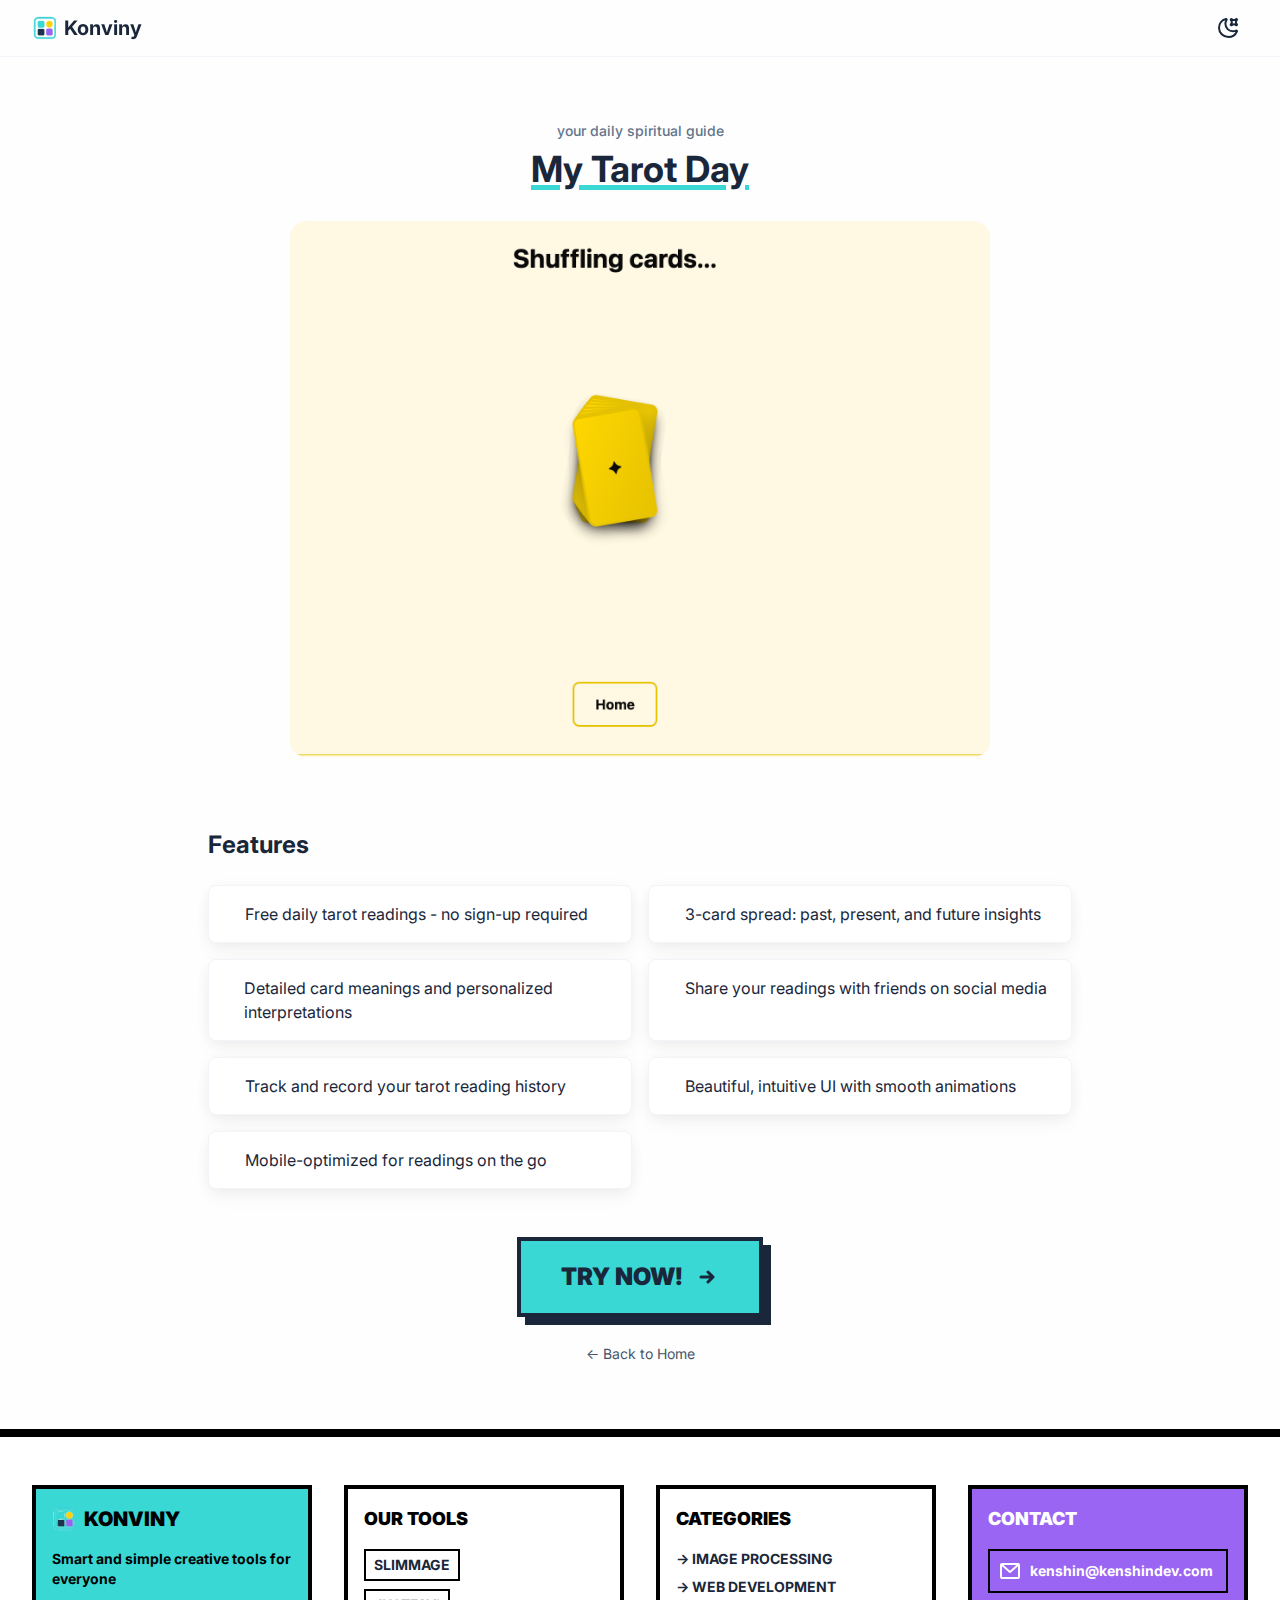
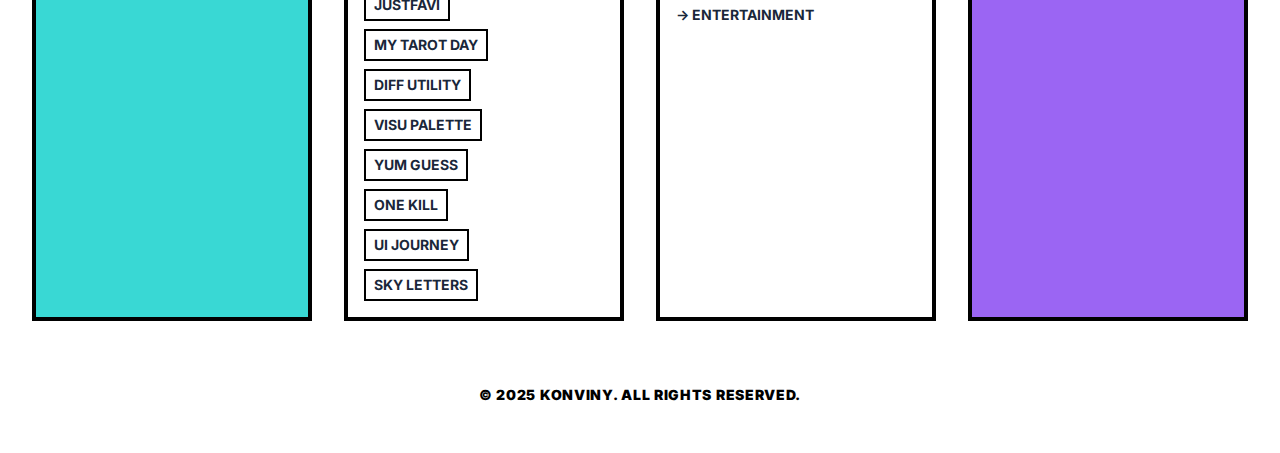
<file: my-tarot-day/index.html>
<!DOCTYPE html><html lang="en" class="__variable_e839f4"><head><meta charSet="utf-8"/><meta name="viewport" content="width=device-width, initial-scale=1"/><link rel="preload" href="/_next/static/media/cc27cf3ff100ea21-s.p.ttf" as="font" crossorigin="" type="font/ttf"/><link rel="preload" href="/_next/static/media/dd830f3b569412d7-s.p.ttf" as="font" crossorigin="" type="font/ttf"/><link rel="stylesheet" href="/_next/static/css/4d7235ef728b2380.css" data-precedence="next"/><link rel="preload" as="script" fetchPriority="low" href="/_next/static/chunks/webpack-4b0737ff5790cee2.js"/><script src="/_next/static/chunks/bd859cd3-9f33564e368807bf.js" async=""></script><script src="/_next/static/chunks/996-483d0aea5f76d61a.js" async=""></script><script src="/_next/static/chunks/main-app-f0a5578251a9ab48.js" async=""></script><script src="/_next/static/chunks/856-68f0d5fa09f45dbe.js" async=""></script><script src="/_next/static/chunks/943-a159c2981c260d78.js" async=""></script><script src="/_next/static/chunks/app/%5BappId%5D/page-9e0c6445bacd3487.js" async=""></script><script src="/_next/static/chunks/app/layout-2cc4cd8cb1996c1e.js" async=""></script><script async="" src="https://pagead2.googlesyndication.com/pagead/js/adsbygoogle.js?client=ca-pub-9855332655269860" crossorigin="anonymous"></script><meta name="theme-color" content="#ffffff"/><meta name="naver-site-verification" content="73f1cdd8a9dca3d95d954ed97cf0ef72aa200494"/><title>My Tarot Day - your daily spiritual guide | Konviny</title><meta name="description" content="Check your daily fortune with tarot cards. Free daily tarot readings - no sign-up required. Try My Tarot Day now for free!"/><meta name="author" content="Konviny"/><link rel="manifest" href="/site.webmanifest" crossorigin="use-credentials"/><meta name="keywords" content="My Tarot Day,your daily spiritual guide,Entertainment,free online tool,web tool,Konviny"/><meta name="creator" content="Konviny"/><meta name="publisher" content="Konviny"/><meta name="robots" content="index, follow"/><meta name="googlebot" content="index, follow, max-video-preview:-1, max-image-preview:large, max-snippet:-1"/><link rel="canonical" href="https://www.konviny.com/my-tarot-day/"/><meta name="format-detection" content="telephone=no, address=no, email=no"/><meta name="naver-site-verification" content="73f1cdd8a9dca3d95d954ed97cf0ef72aa200494"/><meta property="og:title" content="My Tarot Day - your daily spiritual guide"/><meta property="og:description" content="Check your daily fortune with tarot cards"/><meta property="og:url" content="https://www.konviny.com/my-tarot-day/"/><meta property="og:site_name" content="Konviny"/><meta property="og:image" content="https://www.konviny.com/images/mytarotday.png"/><meta property="og:image:width" content="1200"/><meta property="og:image:height" content="630"/><meta property="og:image:alt" content="My Tarot Day - your daily spiritual guide"/><meta property="og:type" content="website"/><meta name="twitter:card" content="summary_large_image"/><meta name="twitter:title" content="My Tarot Day - your daily spiritual guide"/><meta name="twitter:description" content="Check your daily fortune with tarot cards"/><meta name="twitter:image" content="https://www.konviny.com/images/mytarotday.png"/><link rel="icon" href="/favicon.ico"/><link rel="icon" href="/favicon-16x16.png" sizes="16x16" type="image/png"/><link rel="icon" href="/favicon-32x32.png" sizes="32x32" type="image/png"/><link rel="icon" href="/favicon-48x48.png" sizes="48x48" type="image/png"/><link rel="icon" href="/favicon-192x192.png" sizes="192x192" type="image/png"/><link rel="icon" href="/favicon-512x512.png" sizes="512x512" type="image/png"/><link rel="apple-touch-icon" href="/apple-touch-icon.png" sizes="180x180" type="image/png"/><meta name="next-size-adjust"/><script>(function(w,d,s,l,i){w[l]=w[l]||[];w[l].push({'gtm.start':
new Date().getTime(),event:'gtm.js'});var f=d.getElementsByTagName(s)[0],
j=d.createElement(s),dl=l!='dataLayer'?'&l='+l:'';j.async=true;j.src=
'https://www.googletagmanager.com/gtm.js?id='+i+dl;f.parentNode.insertBefore(j,f);
})(window,document,'script','dataLayer','GTM-N2DC6952');</script><script type="application/ld+json">{"@context":"https://schema.org","@type":"Organization","name":"Konviny","url":"https://www.konviny.com","logo":"https://www.konviny.com/logo.png","description":"Free online tools for image conversion, favicon generation, tarot reading, and more. Fast, secure, and easy to use.","sameAs":[],"contactPoint":{"@type":"ContactPoint","contactType":"customer service","availableLanguage":"English"},"hasOfferCatalog":{"@type":"OfferCatalog","name":"Web Applications","itemListElement":[{"@type":"Offer","itemOffered":{"@type":"SoftwareApplication","name":"Slimmage","description":"Convert and optimize images quickly and easily","url":"https://slimmage.konviny.com/","applicationCategory":"MultimediaApplication","operatingSystem":"Web Browser"}},{"@type":"Offer","itemOffered":{"@type":"SoftwareApplication","name":"JustFavi","description":"Create the perfect favicon package in 3 steps","url":"https://justfavi.konviny.com/en/","applicationCategory":"DeveloperApplication","operatingSystem":"Web Browser"}},{"@type":"Offer","itemOffered":{"@type":"SoftwareApplication","name":"My Tarot Day","description":"Check your daily fortune with tarot cards","url":"https://my-tarot-day.konviny.com/","applicationCategory":"EntertainmentApplication","operatingSystem":"Web Browser"}},{"@type":"Offer","itemOffered":{"@type":"SoftwareApplication","name":"Diff Utility","description":"Compare text, JSON, Excel, and images","url":"https://diff-utility.konviny.com/","applicationCategory":"DeveloperApplication","operatingSystem":"Web Browser"}},{"@type":"Offer","itemOffered":{"@type":"SoftwareApplication","name":"Visu Palette","description":"Extract colors from images to create palettes","url":"https://visu-palette.konviny.com/","applicationCategory":"DesignApplication","operatingSystem":"Web Browser"}},{"@type":"Offer","itemOffered":{"@type":"SoftwareApplication","name":"Yum Guess","description":"Fun food guessing game","url":"https://yum-guess.konviny.com/","applicationCategory":"GameApplication","operatingSystem":"Web Browser"}},{"@type":"Offer","itemOffered":{"@type":"SoftwareApplication","name":"One Kill","description":"Fast-paced 2D top-down battle game where one precise skill shot decides the winner","url":"https://onekill.konviny.com/","applicationCategory":"GameApplication","operatingSystem":"Web Browser"}},{"@type":"Offer","itemOffered":{"@type":"SoftwareApplication","name":"UI Journey","description":"Interactive timeline of web design trends from 2000s to 2025","url":"https://ui-journey.konviny.com/","applicationCategory":"DesignApplication","operatingSystem":"Web Browser"}}]}}</script><script type="application/ld+json">{"@context":"https://schema.org","@type":"WebSite","name":"Konviny","url":"https://www.konviny.com","description":"Smart and simple creative tools - Free online tools for image conversion, favicon generation, tarot reading, and more","inLanguage":"en-US","isPartOf":{"@type":"Organization","name":"Konviny"}}</script><script src="/_next/static/chunks/polyfills-42372ed130431b0a.js" noModule=""></script></head><body class="__className_e839f4 antialiased"><noscript><iframe src="https://www.googletagmanager.com/ns.html?id=GTM-N2DC6952" height="0" width="0" style="display:none;visibility:hidden"></iframe></noscript><script>((e,t,r,n,a,o,l,i)=>{let u=document.documentElement,s=["light","dark"];function c(t){(Array.isArray(e)?e:[e]).forEach(e=>{let r="class"===e,n=r&&o?a.map(e=>o[e]||e):a;r?(u.classList.remove(...n),u.classList.add(o&&o[t]?o[t]:t)):u.setAttribute(e,t)}),i&&s.includes(t)&&(u.style.colorScheme=t)}if(n)c(n);else try{let e=localStorage.getItem(t)||r,n=l&&"system"===e?window.matchMedia("(prefers-color-scheme: dark)").matches?"dark":"light":e;c(n)}catch(e){}})("class","theme","light",null,["light","dark"],null,false,true)</script><div class="flex min-h-screen flex-col bg-background dark:bg-background-dark"><header class="sticky top-0 z-50 w-full border-b border-konviny-100 dark:border-konviny-800 bg-background/80 dark:bg-background-dark/80 backdrop-blur-md relative"><div class="container mx-auto px-4 sm:px-6 lg:px-8"><div class="flex h-14 items-center justify-between"><div class="flex items-center"><a href="/" class="flex items-center gap-2"><svg width="24" height="24" viewBox="0 0 120 139" version="1.1" xmlns="http://www.w3.org/2000/svg"><path fill="rgb(235,248,248)" stroke="rgb(235,248,248)" stroke-width="1" opacity="1" d="M 8.5 12 L 5.5 16 L 8.5 12 Z "></path><path fill="rgb(235,248,248)" stroke="rgb(235,248,248)" stroke-width="1" opacity="1" d="M 23.5 15 L 106 15.5 L 23.5 16 L 23.5 15 Z "></path><path fill="rgb(235,248,248)" stroke="rgb(235,248,248)" stroke-width="1" opacity="1" d="M 19.5 16 L 21 16.5 L 18.5 18 L 19.5 16 Z "></path><path fill="rgb(235,248,248)" stroke="rgb(235,248,248)" stroke-width="1" opacity="1" d="M 16.5 18 L 13.5 22 L 16.5 18 Z "></path><path fill="rgb(235,248,248)" stroke="rgb(235,248,248)" stroke-width="1" opacity="1" d="M 1.5 25 L 2 27.5 L 1 27.5 L 1.5 25 Z "></path><path fill="rgb(235,248,248)" stroke="rgb(235,248,248)" stroke-width="1" opacity="1" d="M 129.5 25 L 130 112.5 L 129 112.5 L 129.5 25 Z "></path><path fill="rgb(235,248,248)" stroke="rgb(235,248,248)" stroke-width="1" opacity="1" d="M 28.5 28 L 58 28.5 L 28.5 29 L 28.5 28 Z "></path><path fill="rgb(235,248,248)" stroke="rgb(235,248,248)" stroke-width="1" opacity="1" d="M 25.5 64 L 26.5 66 L 25.5 64 Z "></path><path fill="rgb(235,248,248)" stroke="rgb(235,248,248)" stroke-width="1" opacity="1" d="M 26.5 75 L 25.5 77 L 26.5 75 Z "></path><path fill="rgb(235,248,248)" stroke="rgb(235,248,248)" stroke-width="1" opacity="1" d="M 59.5 75 L 60.5 77 L 59.5 75 Z "></path><path fill="rgb(235,248,248)" stroke="rgb(235,248,248)" stroke-width="1" opacity="1" d="M 74.5 109 L 75.5 111 L 74.5 109 Z "></path><path fill="rgb(235,248,248)" stroke="rgb(235,248,248)" stroke-width="1" opacity="1" d="M 108.5 109 L 107.5 111 L 108.5 109 Z "></path><path fill="rgb(235,248,248)" stroke="rgb(235,248,248)" stroke-width="1" opacity="1" d="M 1.5 110 L 2 112.5 L 1 112.5 L 1.5 110 Z "></path><path fill="rgb(235,248,248)" stroke="rgb(235,248,248)" stroke-width="1" opacity="1" d="M 30.5 112 L 55 112.5 L 30.5 113 L 30.5 112 Z "></path><path fill="rgb(235,248,248)" stroke="rgb(235,248,248)" stroke-width="1" opacity="1" d="M 116.5 118 L 115.5 120 L 116.5 118 Z "></path><path fill="rgb(235,248,248)" stroke="rgb(235,248,248)" stroke-width="1" opacity="1" d="M 17.5 120 L 18.5 122 L 17.5 120 Z "></path><path fill="rgb(235,248,248)" stroke="rgb(235,248,248)" stroke-width="1" opacity="1" d="M 125.5 122 L 124.5 124 L 125.5 122 Z "></path><path fill="rgb(235,248,248)" stroke="rgb(235,248,248)" stroke-width="1" opacity="1" d="M 6.5 123 L 10.5 128 L 6.5 123 Z "></path><path fill="rgb(235,248,248)" stroke="rgb(235,248,248)" stroke-width="1" opacity="1" d="M 121.5 126 L 120.5 128 L 121.5 126 Z "></path><path fill="rgb(235,248,248)" stroke="rgb(235,248,248)" stroke-width="1" opacity="1" d="M 23.5 132 L 109 132.5 L 23.5 133 L 23.5 132 Z "></path><path fill="rgb(250,251,252)" stroke="rgb(250,251,252)" stroke-width="1" opacity="1" d="M 10.5 10 L 9.5 12 L 10.5 10 Z "></path><path fill="rgb(250,251,252)" stroke="rgb(250,251,252)" stroke-width="1" opacity="1" d="M 122.5 12 L 124.5 15 L 122.5 12 Z "></path><path fill="rgb(250,251,252)" stroke="rgb(250,251,252)" stroke-width="1" opacity="1" d="M 116.5 20 L 117.5 22 L 116.5 20 Z "></path><path fill="rgb(250,251,252)" stroke="rgb(250,251,252)" stroke-width="1" opacity="1" d="M 58.5 28 L 59.5 30 L 58.5 28 Z "></path><path fill="rgb(250,251,252)" stroke="rgb(250,251,252)" stroke-width="1" opacity="1" d="M 62.5 35 L 63 39.5 L 62 39.5 L 62.5 35 Z "></path><path fill="rgb(250,251,252)" stroke="rgb(250,251,252)" stroke-width="1" opacity="1" d="M 62.5 45 L 63 48.5 L 62 48.5 L 62.5 45 Z "></path><path fill="rgb(250,251,252)" stroke="rgb(250,251,252)" stroke-width="1" opacity="1" d="M 62.5 50 L 63 56.5 L 62 56.5 L 62.5 50 Z "></path><path fill="rgb(250,251,252)" stroke="rgb(250,251,252)" stroke-width="1" opacity="1" d="M 29.5 67 L 57 67.5 L 29.5 68 L 29.5 67 Z "></path><path fill="rgb(250,251,252)" stroke="rgb(250,251,252)" stroke-width="1" opacity="1" d="M 77.5 73 L 105 73.5 L 77.5 74 L 76.5 75 L 77.5 73 Z "></path><path fill="rgb(250,251,252)" stroke="rgb(250,251,252)" stroke-width="1" opacity="1" d="M 108.5 76 L 109.5 78 L 108.5 76 Z "></path><path fill="rgb(250,251,252)" stroke="rgb(250,251,252)" stroke-width="1" opacity="1" d="M 72.5 80 L 73 90.5 L 72 90.5 L 72.5 80 Z "></path><path fill="rgb(250,251,252)" stroke="rgb(250,251,252)" stroke-width="1" opacity="1" d="M 110.5 80 L 111 106.5 L 110 106.5 L 110.5 80 Z "></path><path fill="rgb(250,251,252)" stroke="rgb(250,251,252)" stroke-width="1" opacity="1" d="M 72.5 92 L 73 105.5 L 72 105.5 L 72.5 92 Z "></path><path fill="rgb(250,251,252)" stroke="rgb(250,251,252)" stroke-width="1" opacity="1" d="M 25.5 110 L 26.5 112 L 25.5 110 Z "></path><path fill="rgb(250,251,252)" stroke="rgb(250,251,252)" stroke-width="1" opacity="1" d="M 78.5 112 L 105 112.5 L 78.5 113 L 78.5 112 Z "></path><path fill="rgb(250,251,252)" stroke="rgb(250,251,252)" stroke-width="1" opacity="1" d="M 13.5 116 L 15.5 119 L 13.5 116 Z "></path><path fill="rgb(250,251,252)" stroke="rgb(250,251,252)" stroke-width="1" opacity="1" d="M 24.5 122 L 108 122.5 L 24.5 123 L 24.5 122 Z "></path><path fill="rgb(182,232,234)" stroke="rgb(182,232,234)" stroke-width="1" opacity="1" d="M 21.5 6 L 24 6.5 L 21.5 7 L 21.5 6 Z "></path><path fill="rgb(182,232,234)" stroke="rgb(182,232,234)" stroke-width="1" opacity="1" d="M 106.5 6 L 109 6.5 L 106.5 7 L 106.5 6 Z "></path><path fill="rgb(182,232,234)" stroke="rgb(182,232,234)" stroke-width="1" opacity="1" d="M 16.5 7 L 19 7.5 L 16.5 8 L 16.5 7 Z "></path><path fill="rgb(182,232,234)" stroke="rgb(182,232,234)" stroke-width="1" opacity="1" d="M 120.5 11 L 124.5 16 L 120.5 11 Z "></path><path fill="rgb(182,232,234)" stroke="rgb(182,232,234)" stroke-width="1" opacity="1" d="M 106.5 15 L 110 15.5 L 106.5 16 L 106.5 15 Z "></path><path fill="rgb(182,232,234)" stroke="rgb(182,232,234)" stroke-width="1" opacity="1" d="M 125.5 17 L 126.5 19 L 125.5 17 Z "></path><path fill="rgb(182,232,234)" stroke="rgb(182,232,234)" stroke-width="1" opacity="1" d="M 115.5 18 L 117.5 21 L 115.5 18 Z "></path><path fill="rgb(182,232,234)" stroke="rgb(182,232,234)" stroke-width="1" opacity="1" d="M 10.5 26 L 11 110.5 L 10 110.5 L 10.5 26 Z "></path><path fill="rgb(182,232,234)" stroke="rgb(182,232,234)" stroke-width="1" opacity="1" d="M 120.5 26 L 121 111.5 L 120 111.5 L 120.5 26 Z "></path><path fill="rgb(182,232,234)" stroke="rgb(182,232,234)" stroke-width="1" opacity="1" d="M 1.5 28 L 2 109.5 L 1 109.5 L 1.5 28 Z "></path><path fill="rgb(182,232,234)" stroke="rgb(182,232,234)" stroke-width="1" opacity="1" d="M 27.5 29 L 25.5 32 L 27.5 29 Z "></path><path fill="rgb(182,232,234)" stroke="rgb(182,232,234)" stroke-width="1" opacity="1" d="M 58.5 29 L 60.5 32 L 58.5 29 Z "></path><path fill="rgb(182,232,234)" stroke="rgb(182,232,234)" stroke-width="1" opacity="1" d="M 24.5 34 L 25 41.5 L 24 41.5 L 24.5 34 Z "></path><path fill="rgb(182,232,234)" stroke="rgb(182,232,234)" stroke-width="1" opacity="1" d="M 24.5 50 L 25 52.5 L 24 52.5 L 24.5 50 Z "></path><path fill="rgb(182,232,234)" stroke="rgb(182,232,234)" stroke-width="1" opacity="1" d="M 29.5 74 L 56 74.5 L 29.5 75 L 29.5 74 Z "></path><path fill="rgb(182,232,234)" stroke="rgb(182,232,234)" stroke-width="1" opacity="1" d="M 25.5 109 L 26.5 111 L 25.5 109 Z "></path><path fill="rgb(182,232,234)" stroke="rgb(182,232,234)" stroke-width="1" opacity="1" d="M 60.5 109 L 59.5 111 L 60.5 109 Z "></path><path fill="rgb(182,232,234)" stroke="rgb(182,232,234)" stroke-width="1" opacity="1" d="M 118.5 116 L 117.5 118 L 118.5 116 Z "></path><path fill="rgb(182,232,234)" stroke="rgb(182,232,234)" stroke-width="1" opacity="1" d="M 15.5 119 L 16.5 121 L 15.5 119 Z "></path><path fill="rgb(182,232,234)" stroke="rgb(182,232,234)" stroke-width="1" opacity="1" d="M 126.5 120 L 125.5 122 L 126.5 120 Z "></path><path fill="rgb(182,232,234)" stroke="rgb(182,232,234)" stroke-width="1" opacity="1" d="M 5.5 121 L 6.5 123 L 5.5 121 Z "></path><path fill="rgb(182,232,234)" stroke="rgb(182,232,234)" stroke-width="1" opacity="1" d="M 123.5 124 L 122.5 126 L 123.5 124 Z "></path><path fill="rgb(182,232,234)" stroke="rgb(182,232,234)" stroke-width="1" opacity="1" d="M 11.5 127 L 12.5 129 L 11.5 127 Z "></path><path fill="rgb(182,232,234)" stroke="rgb(182,232,234)" stroke-width="1" opacity="1" d="M 119.5 127 L 118.5 129 L 119.5 127 Z "></path><path fill="rgb(253,253,252)" stroke="rgb(253,253,252)" stroke-width="1" opacity="1" d="M 63.5 16 L 67 16.5 L 63.5 17 L 63.5 16 Z "></path><path fill="rgb(253,253,252)" stroke="rgb(253,253,252)" stroke-width="1" opacity="1" d="M 75.5 16 L 78 16.5 L 75.5 17 L 75.5 16 Z "></path><path fill="rgb(253,253,252)" stroke="rgb(253,253,252)" stroke-width="1" opacity="1" d="M 88.5 16 L 92 16.5 L 88.5 17 L 88.5 16 Z "></path><path fill="rgb(253,253,252)" stroke="rgb(253,253,252)" stroke-width="1" opacity="1" d="M 83 28 L 87 28.5 L 83.5 30 L 83 28 Z "></path><path fill="rgb(253,253,252)" stroke="rgb(253,253,252)" stroke-width="1" opacity="1" d="M 95.5 28 L 99 29.5 L 97.5 29 Q 94.5 29.5 95.5 28 Z "></path><path fill="rgb(253,253,252)" stroke="rgb(253,253,252)" stroke-width="1" opacity="1" d="M 79.5 31 L 75.5 36 L 75 34 L 79.5 31 Z "></path><path fill="rgb(253,253,252)" stroke="rgb(253,253,252)" stroke-width="1" opacity="1" d="M 102.5 31 L 107.5 37 L 102.5 31 Z "></path><path fill="rgb(253,253,252)" stroke="rgb(253,253,252)" stroke-width="1" opacity="1" d="M 63.5 36 L 64 55.5 L 63 55.5 L 63.5 36 Z "></path><path fill="rgb(253,253,252)" stroke="rgb(253,253,252)" stroke-width="1" opacity="1" d="M 108.5 38 Q 111.6 39.4 111 44.5 L 110 44.5 L 108.5 38 Z "></path><path fill="rgb(253,253,252)" stroke="rgb(253,253,252)" stroke-width="1" opacity="1" d="M 73.5 39 L 73 40.5 L 72 52.5 L 73 54.5 L 72 54.5 Q 69.3 50.7 71 42.5 L 73.5 39 Z "></path><path fill="rgb(253,253,252)" stroke="rgb(253,253,252)" stroke-width="1" opacity="1" d="M 109.5 54 L 110 56.5 L 108 57.5 L 109.5 54 Z "></path><path fill="rgb(253,253,252)" stroke="rgb(253,253,252)" stroke-width="1" opacity="1" d="M 73.5 56 L 75 58.5 L 73 57.5 L 73.5 56 Z "></path><path fill="rgb(253,253,252)" stroke="rgb(253,253,252)" stroke-width="1" opacity="1" d="M 107.5 59 L 106 61.5 Q 106.8 63.8 104.5 63 L 102 64.5 L 107.5 59 Z "></path><path fill="rgb(253,253,252)" stroke="rgb(253,253,252)" stroke-width="1" opacity="1" d="M 75.5 60 L 79 64.5 L 78 64.5 L 75.5 60 Z "></path><path fill="rgb(253,253,252)" stroke="rgb(253,253,252)" stroke-width="1" opacity="1" d="M 61.5 64 L 59.5 67 L 61.5 64 Z "></path><path fill="rgb(253,253,252)" stroke="rgb(253,253,252)" stroke-width="1" opacity="1" d="M 80.5 64 L 85 66.5 L 83.5 67 L 80.5 64 Z "></path><path fill="rgb(253,253,252)" stroke="rgb(253,253,252)" stroke-width="1" opacity="1" d="M 86.5 67 L 96 67.5 L 86.5 68 L 86.5 67 Z "></path><path fill="rgb(253,253,252)" stroke="rgb(253,253,252)" stroke-width="1" opacity="1" d="M 104.5 72 L 105.5 74 L 104.5 72 Z "></path><path fill="rgb(253,253,252)" stroke="rgb(253,253,252)" stroke-width="1" opacity="1" d="M 76.5 73 L 73.5 77 L 74 75.5 Q 73.3 73.3 75.5 74 L 76.5 73 Z "></path><path fill="rgb(253,253,252)" stroke="rgb(253,253,252)" stroke-width="1" opacity="1" d="M 58.5 74 L 61 75.5 L 59.5 75 L 58.5 74 Z "></path><path fill="rgb(253,253,252)" stroke="rgb(253,253,252)" stroke-width="1" opacity="1" d="M 108.5 75 L 109.5 77 L 108.5 75 Z "></path><path fill="rgb(253,253,252)" stroke="rgb(253,253,252)" stroke-width="1" opacity="1" d="M 62.5 86 L 63 88.5 L 62 88.5 L 62.5 86 Z "></path><path fill="rgb(253,253,252)" stroke="rgb(253,253,252)" stroke-width="1" opacity="1" d="M 23.5 108 L 24.5 110 Q 21.7 110.7 23.5 108 Z "></path><path fill="rgb(253,253,252)" stroke="rgb(253,253,252)" stroke-width="1" opacity="1" d="M 109.5 109 L 108.5 111 L 109.5 109 Z "></path><path fill="rgb(253,253,252)" stroke="rgb(253,253,252)" stroke-width="1" opacity="1" d="M 74.5 110 L 75.5 112 L 74.5 110 Z "></path><path fill="rgb(253,253,252)" stroke="rgb(253,253,252)" stroke-width="1" opacity="1" d="M 113.5 119 L 112.5 121 L 113.5 119 Z "></path><path fill="rgb(254,210,11)" stroke="rgb(254,210,11)" stroke-width="1" opacity="1" d="M 86.5 29 L 95.5 29 L 105 34 L 110 43.5 L 110 51.5 Q 107.5 60.5 100.5 65 Q 95.9 67.9 87.5 67 Q 79.2 64.8 75 58.5 L 72 46.5 Q 73.6 35.6 81.5 31 L 86.5 29 Z "></path><path fill="rgb(252,244,216)" stroke="rgb(252,244,216)" stroke-width="1" opacity="1" d="M 87.5 28 L 95 28.5 L 87.5 29 L 87.5 28 Z "></path><path fill="rgb(252,244,216)" stroke="rgb(252,244,216)" stroke-width="1" opacity="1" d="M 80.5 31 L 75.5 37 L 80.5 31 Z "></path><path fill="rgb(252,244,216)" stroke="rgb(252,244,216)" stroke-width="1" opacity="1" d="M 101.5 31 L 103.5 34 L 101.5 31 Z "></path><path fill="rgb(252,244,216)" stroke="rgb(252,244,216)" stroke-width="1" opacity="1" d="M 105.5 35 L 107.5 38 L 105.5 35 Z "></path><path fill="rgb(252,244,216)" stroke="rgb(252,244,216)" stroke-width="1" opacity="1" d="M 72.5 43 L 73 45.5 L 72 45.5 L 72.5 43 Z "></path><path fill="rgb(252,244,216)" stroke="rgb(252,244,216)" stroke-width="1" opacity="1" d="M 110.5 45 L 111 50.5 L 110 50.5 L 110.5 45 Z "></path><path fill="rgb(252,244,216)" stroke="rgb(252,244,216)" stroke-width="1" opacity="1" d="M 72.5 50 L 73 52.5 L 72 52.5 L 72.5 50 Z "></path><path fill="rgb(252,244,216)" stroke="rgb(252,244,216)" stroke-width="1" opacity="1" d="M 108.5 55 L 109 56.5 L 101.5 65 L 107 58.5 L 108.5 55 Z "></path><path fill="rgb(252,244,216)" stroke="rgb(252,244,216)" stroke-width="1" opacity="1" d="M 75.5 59 L 79.5 64 L 75.5 59 Z "></path><path fill="rgb(65,213,216)" stroke="rgb(65,213,216)" stroke-width="1" opacity="1" d="M 24.5 6 L 105.5 6 L 115 8 L 115.5 10 L 117 9.5 L 116.5 11 L 118.5 10 L 123.5 16 L 125 16.5 L 124.5 18 L 127 19.5 L 128 21.5 L 127 22.5 L 127 39.5 L 126 40.5 L 127 41.5 L 127 53.5 L 127 55.5 L 126 59.5 L 127 60.5 L 127 73.5 L 127 75.5 L 127 83.5 L 126 84.5 L 127 85.5 L 127 114.5 L 128 115.5 L 127 118.5 L 123.5 124 L 122 123.5 L 120.5 127 L 115.5 130 L 114 129.5 Q 114.9 132.5 110.5 131 L 109.5 132 L 21.5 132 L 17 131 L 16.5 129 L 14.5 129 L 7 123.5 L 7 121 Q 4.3 122.1 5 119.5 L 4.5 117 Q 1.9 117.8 3 114.5 L 2 109.5 L 2.5 107 L 4 106.5 L 2 105.5 L 3 103.5 L 3 99.5 L 2 97.5 L 3 94.5 L 2 87.5 L 2 85.5 L 3 81.5 L 3 79.5 L 4 76.5 L 2 72.5 L 2.5 68 L 4 67.5 L 2 57.5 L 3 53.5 L 3 51.5 L 2 45.5 L 3 40.5 L 2 37.5 L 3 33.5 L 3 31.5 L 2 24.5 L 5.5 17 L 7 16.5 L 6 15.5 L 10.5 11 L 12 11.5 L 13.5 9 L 16.5 8 Q 18 10.5 19.5 7 L 24.5 6 Z M 34 7 L 34 8 L 36 8 L 34 7 Z M 38 7 L 38 8 L 41 8 L 38 7 Z M 44 7 L 44 8 L 47 8 L 44 7 Z M 54 7 L 54 8 L 60 8 L 54 7 Z M 74 7 L 74 8 L 76 8 L 74 7 Z M 82 7 L 82 8 L 84 8 L 82 7 Z M 89 7 L 89 8 L 91 8 L 89 7 Z M 93 7 L 93 8 L 96 8 L 93 7 Z M 86 13 L 85 14 L 24 14 L 20 16 L 18 16 L 12 24 L 10 24 L 11 26 L 9 26 L 10 32 L 10 34 L 9 36 L 10 39 L 9 41 L 9 65 L 10 66 L 9 71 L 9 93 L 10 94 L 9 97 L 10 100 L 10 102 L 8 109 Q 12 110 12 116 L 12 118 L 14 118 L 16 122 L 18 121 L 21 123 L 112 123 Q 113 119 115 122 L 119 117 Q 118 114 121 115 L 120 114 Q 119 111 122 112 L 122 82 L 123 81 L 122 77 L 122 75 Q 120 70 124 71 L 124 70 Q 121 71 122 67 L 122 65 Q 120 58 123 57 L 122 55 L 123 52 L 122 50 L 123 46 L 122 42 L 122 40 L 123 37 L 122 35 L 123 32 L 122 30 L 122 26 Q 119 27 120 25 L 120 23 L 119 22 Q 120 20 117 18 Q 113 19 114 16 L 107 14 L 103 15 L 102 14 L 87 14 L 86 13 Z M 37 124 L 37 125 L 42 125 L 37 124 Z M 54 124 L 54 125 L 58 125 L 54 124 Z M 93 124 L 93 125 L 98 125 L 93 124 Z M 85 127 Q 83 130 86 129 L 85 127 Z "></path><path fill="rgb(65,213,216)" stroke="rgb(65,213,216)" stroke-width="1" opacity="1" d="M 128.5 25 L 129 113.5 L 128 113.5 L 128.5 25 Z "></path><path fill="rgb(65,213,216)" stroke="rgb(65,213,216)" stroke-width="1" opacity="1" d="M 59.5 32 L 61 32.5 L 58.5 34 L 59.5 32 Z "></path><path fill="rgb(65,213,216)" stroke="rgb(65,213,216)" stroke-width="1" opacity="1" d="M 61.5 34 L 62 61.5 L 61 61.5 L 60.5 50 L 58.5 51 L 58.5 50 L 60 49.5 L 58 48.5 L 60 48 L 61 45.5 L 61.5 34 Z "></path><path fill="rgb(65,213,216)" stroke="rgb(65,213,216)" stroke-width="1" opacity="1" d="M 24.5 42 L 25 49.5 L 24 49.5 L 24.5 42 Z "></path><path fill="rgb(65,213,216)" stroke="rgb(65,213,216)" stroke-width="1" opacity="1" d="M 59.5 54 L 58.5 56 L 59.5 54 Z "></path><path fill="rgb(65,213,216)" stroke="rgb(65,213,216)" stroke-width="1" opacity="1" d="M 24.5 55 L 25 58.5 L 24 58.5 L 24.5 55 Z "></path><path fill="rgb(65,213,216)" stroke="rgb(65,213,216)" stroke-width="1" opacity="1" d="M 58.5 60 L 59.5 62 Q 56.7 62.7 58.5 60 Z "></path><path fill="rgb(65,213,216)" stroke="rgb(65,213,216)" stroke-width="1" opacity="1" d="M 58.5 63 L 61 63.5 L 58 65.5 L 58.5 63 Z "></path><path fill="rgb(65,213,216)" stroke="rgb(65,213,216)" stroke-width="1" opacity="1" d="M 26.5 64 L 27.5 66 L 26.5 64 Z "></path><path fill="rgb(65,213,216)" stroke="rgb(65,213,216)" stroke-width="1" opacity="1" d="M 43.5 65 L 44.5 66 L 56 66.5 L 30.5 67 L 30.5 66 L 42.5 66 L 43.5 65 Z "></path><path fill="rgb(55,215,212)" stroke="rgb(55,215,212)" stroke-width="1" opacity="1" d="M 33.5 7 L 36 7.5 L 33.5 8 L 33.5 7 Z "></path><path fill="rgb(55,215,212)" stroke="rgb(55,215,212)" stroke-width="1" opacity="1" d="M 37.5 7 L 41 7.5 L 37.5 8 L 37.5 7 Z "></path><path fill="rgb(55,215,212)" stroke="rgb(55,215,212)" stroke-width="1" opacity="1" d="M 43.5 7 L 47 7.5 L 43.5 8 L 43.5 7 Z "></path><path fill="rgb(55,215,212)" stroke="rgb(55,215,212)" stroke-width="1" opacity="1" d="M 53.5 7 L 60 7.5 L 53.5 8 L 53.5 7 Z "></path><path fill="rgb(55,215,212)" stroke="rgb(55,215,212)" stroke-width="1" opacity="1" d="M 73.5 7 L 76 7.5 L 73.5 8 L 73.5 7 Z "></path><path fill="rgb(55,215,212)" stroke="rgb(55,215,212)" stroke-width="1" opacity="1" d="M 81.5 7 L 84 7.5 L 81.5 8 L 81.5 7 Z "></path><path fill="rgb(55,215,212)" stroke="rgb(55,215,212)" stroke-width="1" opacity="1" d="M 88.5 7 L 91 7.5 L 88.5 8 L 88.5 7 Z "></path><path fill="rgb(55,215,212)" stroke="rgb(55,215,212)" stroke-width="1" opacity="1" d="M 92.5 7 L 96 7.5 L 92.5 8 L 92.5 7 Z "></path><path fill="rgb(55,215,212)" stroke="rgb(55,215,212)" stroke-width="1" opacity="1" d="M 115.5 9 L 118 10.5 L 116.5 11 L 115.5 9 Z "></path><path fill="rgb(55,215,212)" stroke="rgb(55,215,212)" stroke-width="1" opacity="1" d="M 85.5 13 L 86.5 14 L 102 14.5 L 23.5 15 L 23.5 14 L 84.5 14 L 85.5 13 Z "></path><path fill="rgb(55,215,212)" stroke="rgb(55,215,212)" stroke-width="1" opacity="1" d="M 103.5 14 L 107 14.5 L 103.5 15 L 103.5 14 Z "></path><path fill="rgb(55,215,212)" stroke="rgb(55,215,212)" stroke-width="1" opacity="1" d="M 122.5 14 L 123.5 16 L 122.5 14 Z "></path><path fill="rgb(55,215,212)" stroke="rgb(55,215,212)" stroke-width="1" opacity="1" d="M 116.5 18 L 118.5 21 L 116.5 18 Z "></path><path fill="rgb(55,215,212)" stroke="rgb(55,215,212)" stroke-width="1" opacity="1" d="M 13.5 19 L 11.5 22 L 13.5 19 Z "></path><path fill="rgb(55,215,212)" stroke="rgb(55,215,212)" stroke-width="1" opacity="1" d="M 119.5 22 L 120.5 24 L 119.5 22 Z "></path><path fill="rgb(55,215,212)" stroke="rgb(55,215,212)" stroke-width="1" opacity="1" d="M 127.5 22 L 128 114.5 L 127 114.5 L 127 85.5 L 126 84.5 L 127 83.5 L 127 75.5 L 125.5 73 L 127 73.5 L 127 60.5 L 126 59.5 L 127 55.5 L 127 53.5 L 127 41.5 L 126 40.5 L 127 39.5 L 127.5 22 Z "></path><path fill="rgb(55,215,212)" stroke="rgb(55,215,212)" stroke-width="1" opacity="1" d="M 2.5 26 L 3 31.5 L 2 31.5 L 2.5 26 Z "></path><path fill="rgb(55,215,212)" stroke="rgb(55,215,212)" stroke-width="1" opacity="1" d="M 9.5 26 L 10 28.5 L 9 28.5 L 9.5 26 Z "></path><path fill="rgb(55,215,212)" stroke="rgb(55,215,212)" stroke-width="1" opacity="1" d="M 121.5 26 L 123 31.5 L 122 34.5 L 123 36.5 L 122 39.5 L 122 41.5 L 123 45.5 L 122 49.5 L 123 51.5 L 122 54.5 L 123 56.5 Q 120.3 58.3 122 64.5 L 122 66.5 Q 120.5 70.9 123.5 70 L 123.5 71 Q 120.5 70.1 122 74.5 L 123.5 77 L 122 76.5 L 123 80.5 L 122 81.5 L 121.5 112 L 121.5 26 Z "></path><path fill="rgb(55,215,212)" stroke="rgb(55,215,212)" stroke-width="1" opacity="1" d="M 30.5 29 L 56.5 29 L 60 31.5 L 58.5 34 L 60.5 33 L 61 45.5 L 60 47.5 L 61 50.5 L 61 62.5 L 59.5 64 L 58 63.5 L 57.5 66 L 44.5 66 L 42.5 66 L 28.5 66 L 26 63.5 L 25 60.5 L 25 38.5 L 25 36.5 Q 24.4 31.4 27.5 30 L 30.5 29 Z M 59 60 Q 57 63 60 62 L 59 60 Z "></path><path fill="rgb(55,215,212)" stroke="rgb(55,215,212)" stroke-width="1" opacity="1" d="M 9.5 35 L 10 37.5 L 9 37.5 L 9.5 35 Z "></path><path fill="rgb(55,215,212)" stroke="rgb(55,215,212)" stroke-width="1" opacity="1" d="M 2.5 40 L 3 44.5 L 2 44.5 L 2.5 40 Z "></path><path fill="rgb(55,215,212)" stroke="rgb(55,215,212)" stroke-width="1" opacity="1" d="M 9.5 40 L 10 64.5 L 9 64.5 L 9.5 40 Z "></path><path fill="rgb(55,215,212)" stroke="rgb(55,215,212)" stroke-width="1" opacity="1" d="M 2.5 49 L 3 51.5 L 2 51.5 L 2.5 49 Z "></path><path fill="rgb(55,215,212)" stroke="rgb(55,215,212)" stroke-width="1" opacity="1" d="M 2.5 53 L 3 56.5 L 2 56.5 L 2.5 53 Z "></path><path fill="rgb(55,215,212)" stroke="rgb(55,215,212)" stroke-width="1" opacity="1" d="M 2.5 58 L 3 66.5 L 4 67.5 L 2 68 L 2.5 58 Z "></path><path fill="rgb(55,215,212)" stroke="rgb(55,215,212)" stroke-width="1" opacity="1" d="M 9.5 70 L 10 92.5 L 9 92.5 L 9.5 70 Z "></path><path fill="rgb(55,215,212)" stroke="rgb(55,215,212)" stroke-width="1" opacity="1" d="M 2.5 75 Q 5.2 76.3 3 77.5 L 2.5 80 L 2.5 75 Z "></path><path fill="rgb(55,215,212)" stroke="rgb(55,215,212)" stroke-width="1" opacity="1" d="M 2.5 90 L 3 94.5 L 2 94.5 L 2.5 90 Z "></path><path fill="rgb(55,215,212)" stroke="rgb(55,215,212)" stroke-width="1" opacity="1" d="M 9.5 102 L 10 109.5 L 8 108.5 L 9.5 102 Z "></path><path fill="rgb(55,215,212)" stroke="rgb(55,215,212)" stroke-width="1" opacity="1" d="M 118.5 118 L 117.5 120 L 118.5 118 Z "></path><path fill="rgb(55,215,212)" stroke="rgb(55,215,212)" stroke-width="1" opacity="1" d="M 16.5 121 L 17.5 123 L 16.5 121 Z "></path><path fill="rgb(55,215,212)" stroke="rgb(55,215,212)" stroke-width="1" opacity="1" d="M 114.5 121 L 113.5 123 L 114.5 121 Z "></path><path fill="rgb(55,215,212)" stroke="rgb(55,215,212)" stroke-width="1" opacity="1" d="M 36.5 124 L 42 124.5 L 36.5 125 L 36.5 124 Z "></path><path fill="rgb(55,215,212)" stroke="rgb(55,215,212)" stroke-width="1" opacity="1" d="M 53.5 124 L 58 124.5 L 53.5 125 L 53.5 124 Z "></path><path fill="rgb(55,215,212)" stroke="rgb(55,215,212)" stroke-width="1" opacity="1" d="M 92.5 124 L 98 124.5 L 92.5 125 L 92.5 124 Z "></path><path fill="rgb(55,215,212)" stroke="rgb(55,215,212)" stroke-width="1" opacity="1" d="M 84.5 127 L 85.5 129 Q 82.7 129.7 84.5 127 Z "></path><path fill="rgb(153,100,242)" stroke="rgb(153,100,242)" stroke-width="1" opacity="1" d="M 78 75 L 102.5 75 L 104.5 76 L 106 75.5 L 105.5 77 L 108 77.5 L 108 108.5 Q 106.3 112.7 104.5 110 Q 101 112.5 93.5 111 L 89.5 110 L 84.5 111 L 76.5 110 L 74 107.5 L 73 105.5 L 73 81.5 L 75 78.5 Q 72.8 77.3 75.5 76 L 78 77 L 78 75 Z "></path><path fill="rgb(161,99,238)" stroke="rgb(161,99,238)" stroke-width="1" opacity="1" d="M 80.5 74 L 102.5 74 L 107 76.5 L 105.5 77 L 102.5 75 L 80.5 75 L 80.5 74 Z "></path><path fill="rgb(161,99,238)" stroke="rgb(161,99,238)" stroke-width="1" opacity="1" d="M 76 75 Q 79 74 78 77 L 74.5 79 L 76 76.5 L 76 75 Z "></path><path fill="rgb(161,99,238)" stroke="rgb(161,99,238)" stroke-width="1" opacity="1" d="M 108.5 78 L 109 107.5 L 108 107.5 L 108.5 78 Z "></path><path fill="rgb(161,99,238)" stroke="rgb(161,99,238)" stroke-width="1" opacity="1" d="M 74.5 108 L 75.5 110 L 74.5 108 Z "></path><path fill="rgb(161,99,238)" stroke="rgb(161,99,238)" stroke-width="1" opacity="1" d="M 107.5 109 L 106.5 111 L 107.5 109 Z "></path><path fill="rgb(161,99,238)" stroke="rgb(161,99,238)" stroke-width="1" opacity="1" d="M 77.5 110 L 84.5 111 L 89.5 110 L 102.5 111 L 104.5 110 L 104.5 111 L 102.5 112 L 79.5 112 L 77.5 110 Z "></path><path fill="rgb(252,253,252)" stroke="rgb(252,253,252)" stroke-width="1" opacity="1" d="M 0.5 34 L 1 37.5 L 0 37.5 L 0.5 34 Z "></path><path fill="rgb(252,253,252)" stroke="rgb(252,253,252)" stroke-width="1" opacity="1" d="M 62.5 42 L 63 44.5 L 62 44.5 L 62.5 42 Z "></path><path fill="rgb(252,253,252)" stroke="rgb(252,253,252)" stroke-width="1" opacity="1" d="M 62.5 57 L 63 60.5 L 62 60.5 L 62.5 57 Z "></path><path fill="rgb(252,253,252)" stroke="rgb(252,253,252)" stroke-width="1" opacity="1" d="M 30.5 73 L 55 73.5 L 30.5 74 L 30.5 73 Z "></path><path fill="rgb(252,253,252)" stroke="rgb(252,253,252)" stroke-width="1" opacity="1" d="M 62.5 89 L 63 95.5 L 62 95.5 L 62.5 89 Z "></path><path fill="rgb(252,253,252)" stroke="rgb(252,253,252)" stroke-width="1" opacity="1" d="M 0.5 90 L 1 97.5 L 0 97.5 L 0.5 90 Z "></path><path fill="rgb(252,253,252)" stroke="rgb(252,253,252)" stroke-width="1" opacity="1" d="M 62.5 99 L 63 103.5 L 62 103.5 L 62.5 99 Z "></path><path fill="rgb(252,253,252)" stroke="rgb(252,253,252)" stroke-width="1" opacity="1" d="M 60.5 110 L 59.5 112 L 60.5 110 Z "></path><path fill="rgb(252,253,252)" stroke="rgb(252,253,252)" stroke-width="1" opacity="1" d="M 8.5 126 L 9.5 128 L 8.5 126 Z "></path><path fill="rgb(26,51,74)" stroke="rgb(26,51,74)" stroke-width="1" opacity="1" d="M 28.5 75 L 57.5 75 L 61 78.5 L 61 107.5 L 60 110 L 57.5 111 L 33.5 111 L 32.5 112 L 26 109.5 L 25 107.5 L 25 78.5 L 26 76 L 28.5 75 Z "></path><path fill="rgb(99,112,127)" stroke="rgb(99,112,127)" stroke-width="1" opacity="1" d="M 59.5 76 L 60.5 78 L 59.5 76 Z "></path><path fill="rgb(99,112,127)" stroke="rgb(99,112,127)" stroke-width="1" opacity="1" d="M 61.5 81 L 62 105.5 L 61 105.5 L 61.5 81 Z "></path><path fill="rgb(99,112,127)" stroke="rgb(99,112,127)" stroke-width="1" opacity="1" d="M 24.5 85 L 25 105.5 L 24 105.5 L 24.5 85 Z "></path><path fill="rgb(99,112,127)" stroke="rgb(99,112,127)" stroke-width="1" opacity="1" d="M 29.5 111 L 32 111.5 L 29.5 112 L 29.5 111 Z "></path><path fill="rgb(99,112,127)" stroke="rgb(99,112,127)" stroke-width="1" opacity="1" d="M 33.5 111 L 56 111.5 L 33.5 112 L 33.5 111 Z "></path><path fill="rgb(170,142,225)" stroke="rgb(170,142,225)" stroke-width="1" opacity="1" d="M 77.5 74 L 80 74.5 L 77.5 75 L 77.5 74 Z "></path><path fill="rgb(170,142,225)" stroke="rgb(170,142,225)" stroke-width="1" opacity="1" d="M 106.5 75 L 108.5 78 L 106.5 75 Z "></path><path fill="rgb(170,142,225)" stroke="rgb(170,142,225)" stroke-width="1" opacity="1" d="M 24.5 80 L 25 84.5 L 24 84.5 L 24.5 80 Z "></path><path fill="rgb(170,142,225)" stroke="rgb(170,142,225)" stroke-width="1" opacity="1" d="M 109.5 80 L 110 105.5 L 109 105.5 L 109.5 80 Z "></path><path fill="rgb(252,254,254)" stroke="rgb(252,254,254)" stroke-width="1" opacity="1" d="M 14.5 21 L 13.5 23 L 14.5 21 Z "></path><path fill="rgb(252,254,254)" stroke="rgb(252,254,254)" stroke-width="1" opacity="1" d="M 0.5 28 L 1 33.5 L 0 33.5 L 0.5 28 Z "></path><path fill="rgb(252,254,254)" stroke="rgb(252,254,254)" stroke-width="1" opacity="1" d="M 27.5 28 L 26.5 30 L 27.5 28 Z "></path><path fill="rgb(252,254,254)" stroke="rgb(252,254,254)" stroke-width="1" opacity="1" d="M 0.5 38 L 1 44.5 L 0 44.5 L 0.5 38 Z "></path><path fill="rgb(252,254,254)" stroke="rgb(252,254,254)" stroke-width="1" opacity="1" d="M 0.5 47 L 1 49.5 L 0 49.5 L 0.5 47 Z "></path><path fill="rgb(252,254,254)" stroke="rgb(252,254,254)" stroke-width="1" opacity="1" d="M 0.5 53 L 1 55.5 L 0 55.5 L 0.5 53 Z "></path><path fill="rgb(252,254,254)" stroke="rgb(252,254,254)" stroke-width="1" opacity="1" d="M 0.5 57 L 1 64.5 L 0 64.5 L 0.5 57 Z "></path><path fill="rgb(252,254,254)" stroke="rgb(252,254,254)" stroke-width="1" opacity="1" d="M 0.5 69 L 1 71.5 L 0 71.5 L 0.5 69 Z "></path><path fill="rgb(252,254,254)" stroke="rgb(252,254,254)" stroke-width="1" opacity="1" d="M 0.5 84 L 1 86.5 L 0 86.5 L 0.5 84 Z "></path></svg><span class="text-xl font-bold text-text dark:text-text-dark">Konviny</span></a></div><button class="p-2 rounded-lg hover:bg-konviny-100 dark:hover:bg-konviny-800 transition-colors" aria-label="Toggle dark mode"><div class="w-6 h-6"></div></button></div></div></header><main class="flex-1 py-16"><div class="mx-auto max-w-4xl px-4"><div class="mb-12 text-center"><h2 class="mb-2 text-sm font-medium text-konviny-500 dark:text-konviny-400">your daily spiritual guide</h2><h1 class="mb-8 text-4xl font-bold"><a href="https://my-tarot-day.konviny.com/" target="_blank" rel="noopener noreferrer" class="text-text dark:text-text-dark underline decoration-[5px] decoration-accent dark:decoration-accent-dark hover:opacity-80 transition-opacity">My Tarot Day</a></h1><div class="mx-auto mb-6 inline-flex items-center justify-center rounded-2xl overflow-hidden "><img alt="My Tarot Day logo" loading="lazy" width="700" height="1000" decoding="async" data-nimg="1" class="rounded-2xl shadow-lg" style="color:transparent" src="/images/mytarotday.png"/></div></div><div class="mb-12"><h2 class="mb-6 text-2xl font-bold text-text dark:text-text-dark">Features</h2><div class="grid gap-4 md:grid-cols-2"><div class="flex items-start gap-3 rounded-lg bg-white dark:bg-konviny-800 p-4 shadow-soft border border-konviny-100 dark:border-konviny-700"><div class="mt-1 h-2 w-2 rounded-full bg-gradient-to-br from-purple-500 to-pink-500"></div><span class="text-text dark:text-text-dark">Free daily tarot readings - no sign-up required</span></div><div class="flex items-start gap-3 rounded-lg bg-white dark:bg-konviny-800 p-4 shadow-soft border border-konviny-100 dark:border-konviny-700"><div class="mt-1 h-2 w-2 rounded-full bg-gradient-to-br from-purple-500 to-pink-500"></div><span class="text-text dark:text-text-dark">3-card spread: past, present, and future insights</span></div><div class="flex items-start gap-3 rounded-lg bg-white dark:bg-konviny-800 p-4 shadow-soft border border-konviny-100 dark:border-konviny-700"><div class="mt-1 h-2 w-2 rounded-full bg-gradient-to-br from-purple-500 to-pink-500"></div><span class="text-text dark:text-text-dark">Detailed card meanings and personalized interpretations</span></div><div class="flex items-start gap-3 rounded-lg bg-white dark:bg-konviny-800 p-4 shadow-soft border border-konviny-100 dark:border-konviny-700"><div class="mt-1 h-2 w-2 rounded-full bg-gradient-to-br from-purple-500 to-pink-500"></div><span class="text-text dark:text-text-dark">Share your readings with friends on social media</span></div><div class="flex items-start gap-3 rounded-lg bg-white dark:bg-konviny-800 p-4 shadow-soft border border-konviny-100 dark:border-konviny-700"><div class="mt-1 h-2 w-2 rounded-full bg-gradient-to-br from-purple-500 to-pink-500"></div><span class="text-text dark:text-text-dark">Track and record your tarot reading history</span></div><div class="flex items-start gap-3 rounded-lg bg-white dark:bg-konviny-800 p-4 shadow-soft border border-konviny-100 dark:border-konviny-700"><div class="mt-1 h-2 w-2 rounded-full bg-gradient-to-br from-purple-500 to-pink-500"></div><span class="text-text dark:text-text-dark">Beautiful, intuitive UI with smooth animations</span></div><div class="flex items-start gap-3 rounded-lg bg-white dark:bg-konviny-800 p-4 shadow-soft border border-konviny-100 dark:border-konviny-700"><div class="mt-1 h-2 w-2 rounded-full bg-gradient-to-br from-purple-500 to-pink-500"></div><span class="text-text dark:text-text-dark">Mobile-optimized for readings on the go</span></div></div></div><div class="text-center"><a href="https://my-tarot-day.konviny.com/" target="_blank" rel="noopener noreferrer" class="inline-flex items-center gap-3 bg-accent dark:bg-accent-dark px-10 py-5 text-2xl font-black text-text dark:text-text-dark border-4 border-text dark:border-text-dark shadow-[8px_8px_0px_0px] shadow-text dark:shadow-text-dark transition-all hover:translate-x-[4px] hover:translate-y-[4px] hover:shadow-[4px_4px_0px_0px] hover:shadow-text dark:hover:shadow-text-dark">TRY NOW!<svg class="h-6 w-6" fill="none" stroke="currentColor" viewBox="0 0 24 24"><path stroke-linecap="round" stroke-linejoin="round" stroke-width="3" d="M13 7l5 5m0 0l-5 5m5-5H6"></path></svg></a><div class="mt-6"><a class="text-sm text-konviny-600 dark:text-konviny-400 hover:text-accent dark:hover:text-accent-dark transition-colors" href="/">← Back to Home</a></div></div></div></main><footer class="bg-white dark:bg-konviny-900 border-t-8 border-black dark:border-konviny-700"><div class="container mx-auto px-4 sm:px-6 lg:px-8 py-12"><div class="grid md:grid-cols-2 lg:grid-cols-4 gap-8 mb-8"><div class="border-4 border-black dark:border-konviny-700 p-4 bg-accent dark:bg-accent-dark"><div class="flex items-center gap-2 mb-4"><svg width="24" height="24" viewBox="0 0 120 139" version="1.1" xmlns="http://www.w3.org/2000/svg"><path fill="rgb(235,248,248)" stroke="rgb(235,248,248)" stroke-width="1" opacity="1" d="M 8.5 12 L 5.5 16 L 8.5 12 Z "></path><path fill="rgb(235,248,248)" stroke="rgb(235,248,248)" stroke-width="1" opacity="1" d="M 23.5 15 L 106 15.5 L 23.5 16 L 23.5 15 Z "></path><path fill="rgb(235,248,248)" stroke="rgb(235,248,248)" stroke-width="1" opacity="1" d="M 19.5 16 L 21 16.5 L 18.5 18 L 19.5 16 Z "></path><path fill="rgb(235,248,248)" stroke="rgb(235,248,248)" stroke-width="1" opacity="1" d="M 16.5 18 L 13.5 22 L 16.5 18 Z "></path><path fill="rgb(235,248,248)" stroke="rgb(235,248,248)" stroke-width="1" opacity="1" d="M 1.5 25 L 2 27.5 L 1 27.5 L 1.5 25 Z "></path><path fill="rgb(235,248,248)" stroke="rgb(235,248,248)" stroke-width="1" opacity="1" d="M 129.5 25 L 130 112.5 L 129 112.5 L 129.5 25 Z "></path><path fill="rgb(235,248,248)" stroke="rgb(235,248,248)" stroke-width="1" opacity="1" d="M 28.5 28 L 58 28.5 L 28.5 29 L 28.5 28 Z "></path><path fill="rgb(235,248,248)" stroke="rgb(235,248,248)" stroke-width="1" opacity="1" d="M 25.5 64 L 26.5 66 L 25.5 64 Z "></path><path fill="rgb(235,248,248)" stroke="rgb(235,248,248)" stroke-width="1" opacity="1" d="M 26.5 75 L 25.5 77 L 26.5 75 Z "></path><path fill="rgb(235,248,248)" stroke="rgb(235,248,248)" stroke-width="1" opacity="1" d="M 59.5 75 L 60.5 77 L 59.5 75 Z "></path><path fill="rgb(235,248,248)" stroke="rgb(235,248,248)" stroke-width="1" opacity="1" d="M 74.5 109 L 75.5 111 L 74.5 109 Z "></path><path fill="rgb(235,248,248)" stroke="rgb(235,248,248)" stroke-width="1" opacity="1" d="M 108.5 109 L 107.5 111 L 108.5 109 Z "></path><path fill="rgb(235,248,248)" stroke="rgb(235,248,248)" stroke-width="1" opacity="1" d="M 1.5 110 L 2 112.5 L 1 112.5 L 1.5 110 Z "></path><path fill="rgb(235,248,248)" stroke="rgb(235,248,248)" stroke-width="1" opacity="1" d="M 30.5 112 L 55 112.5 L 30.5 113 L 30.5 112 Z "></path><path fill="rgb(235,248,248)" stroke="rgb(235,248,248)" stroke-width="1" opacity="1" d="M 116.5 118 L 115.5 120 L 116.5 118 Z "></path><path fill="rgb(235,248,248)" stroke="rgb(235,248,248)" stroke-width="1" opacity="1" d="M 17.5 120 L 18.5 122 L 17.5 120 Z "></path><path fill="rgb(235,248,248)" stroke="rgb(235,248,248)" stroke-width="1" opacity="1" d="M 125.5 122 L 124.5 124 L 125.5 122 Z "></path><path fill="rgb(235,248,248)" stroke="rgb(235,248,248)" stroke-width="1" opacity="1" d="M 6.5 123 L 10.5 128 L 6.5 123 Z "></path><path fill="rgb(235,248,248)" stroke="rgb(235,248,248)" stroke-width="1" opacity="1" d="M 121.5 126 L 120.5 128 L 121.5 126 Z "></path><path fill="rgb(235,248,248)" stroke="rgb(235,248,248)" stroke-width="1" opacity="1" d="M 23.5 132 L 109 132.5 L 23.5 133 L 23.5 132 Z "></path><path fill="rgb(250,251,252)" stroke="rgb(250,251,252)" stroke-width="1" opacity="1" d="M 10.5 10 L 9.5 12 L 10.5 10 Z "></path><path fill="rgb(250,251,252)" stroke="rgb(250,251,252)" stroke-width="1" opacity="1" d="M 122.5 12 L 124.5 15 L 122.5 12 Z "></path><path fill="rgb(250,251,252)" stroke="rgb(250,251,252)" stroke-width="1" opacity="1" d="M 116.5 20 L 117.5 22 L 116.5 20 Z "></path><path fill="rgb(250,251,252)" stroke="rgb(250,251,252)" stroke-width="1" opacity="1" d="M 58.5 28 L 59.5 30 L 58.5 28 Z "></path><path fill="rgb(250,251,252)" stroke="rgb(250,251,252)" stroke-width="1" opacity="1" d="M 62.5 35 L 63 39.5 L 62 39.5 L 62.5 35 Z "></path><path fill="rgb(250,251,252)" stroke="rgb(250,251,252)" stroke-width="1" opacity="1" d="M 62.5 45 L 63 48.5 L 62 48.5 L 62.5 45 Z "></path><path fill="rgb(250,251,252)" stroke="rgb(250,251,252)" stroke-width="1" opacity="1" d="M 62.5 50 L 63 56.5 L 62 56.5 L 62.5 50 Z "></path><path fill="rgb(250,251,252)" stroke="rgb(250,251,252)" stroke-width="1" opacity="1" d="M 29.5 67 L 57 67.5 L 29.5 68 L 29.5 67 Z "></path><path fill="rgb(250,251,252)" stroke="rgb(250,251,252)" stroke-width="1" opacity="1" d="M 77.5 73 L 105 73.5 L 77.5 74 L 76.5 75 L 77.5 73 Z "></path><path fill="rgb(250,251,252)" stroke="rgb(250,251,252)" stroke-width="1" opacity="1" d="M 108.5 76 L 109.5 78 L 108.5 76 Z "></path><path fill="rgb(250,251,252)" stroke="rgb(250,251,252)" stroke-width="1" opacity="1" d="M 72.5 80 L 73 90.5 L 72 90.5 L 72.5 80 Z "></path><path fill="rgb(250,251,252)" stroke="rgb(250,251,252)" stroke-width="1" opacity="1" d="M 110.5 80 L 111 106.5 L 110 106.5 L 110.5 80 Z "></path><path fill="rgb(250,251,252)" stroke="rgb(250,251,252)" stroke-width="1" opacity="1" d="M 72.5 92 L 73 105.5 L 72 105.5 L 72.5 92 Z "></path><path fill="rgb(250,251,252)" stroke="rgb(250,251,252)" stroke-width="1" opacity="1" d="M 25.5 110 L 26.5 112 L 25.5 110 Z "></path><path fill="rgb(250,251,252)" stroke="rgb(250,251,252)" stroke-width="1" opacity="1" d="M 78.5 112 L 105 112.5 L 78.5 113 L 78.5 112 Z "></path><path fill="rgb(250,251,252)" stroke="rgb(250,251,252)" stroke-width="1" opacity="1" d="M 13.5 116 L 15.5 119 L 13.5 116 Z "></path><path fill="rgb(250,251,252)" stroke="rgb(250,251,252)" stroke-width="1" opacity="1" d="M 24.5 122 L 108 122.5 L 24.5 123 L 24.5 122 Z "></path><path fill="rgb(182,232,234)" stroke="rgb(182,232,234)" stroke-width="1" opacity="1" d="M 21.5 6 L 24 6.5 L 21.5 7 L 21.5 6 Z "></path><path fill="rgb(182,232,234)" stroke="rgb(182,232,234)" stroke-width="1" opacity="1" d="M 106.5 6 L 109 6.5 L 106.5 7 L 106.5 6 Z "></path><path fill="rgb(182,232,234)" stroke="rgb(182,232,234)" stroke-width="1" opacity="1" d="M 16.5 7 L 19 7.5 L 16.5 8 L 16.5 7 Z "></path><path fill="rgb(182,232,234)" stroke="rgb(182,232,234)" stroke-width="1" opacity="1" d="M 120.5 11 L 124.5 16 L 120.5 11 Z "></path><path fill="rgb(182,232,234)" stroke="rgb(182,232,234)" stroke-width="1" opacity="1" d="M 106.5 15 L 110 15.5 L 106.5 16 L 106.5 15 Z "></path><path fill="rgb(182,232,234)" stroke="rgb(182,232,234)" stroke-width="1" opacity="1" d="M 125.5 17 L 126.5 19 L 125.5 17 Z "></path><path fill="rgb(182,232,234)" stroke="rgb(182,232,234)" stroke-width="1" opacity="1" d="M 115.5 18 L 117.5 21 L 115.5 18 Z "></path><path fill="rgb(182,232,234)" stroke="rgb(182,232,234)" stroke-width="1" opacity="1" d="M 10.5 26 L 11 110.5 L 10 110.5 L 10.5 26 Z "></path><path fill="rgb(182,232,234)" stroke="rgb(182,232,234)" stroke-width="1" opacity="1" d="M 120.5 26 L 121 111.5 L 120 111.5 L 120.5 26 Z "></path><path fill="rgb(182,232,234)" stroke="rgb(182,232,234)" stroke-width="1" opacity="1" d="M 1.5 28 L 2 109.5 L 1 109.5 L 1.5 28 Z "></path><path fill="rgb(182,232,234)" stroke="rgb(182,232,234)" stroke-width="1" opacity="1" d="M 27.5 29 L 25.5 32 L 27.5 29 Z "></path><path fill="rgb(182,232,234)" stroke="rgb(182,232,234)" stroke-width="1" opacity="1" d="M 58.5 29 L 60.5 32 L 58.5 29 Z "></path><path fill="rgb(182,232,234)" stroke="rgb(182,232,234)" stroke-width="1" opacity="1" d="M 24.5 34 L 25 41.5 L 24 41.5 L 24.5 34 Z "></path><path fill="rgb(182,232,234)" stroke="rgb(182,232,234)" stroke-width="1" opacity="1" d="M 24.5 50 L 25 52.5 L 24 52.5 L 24.5 50 Z "></path><path fill="rgb(182,232,234)" stroke="rgb(182,232,234)" stroke-width="1" opacity="1" d="M 29.5 74 L 56 74.5 L 29.5 75 L 29.5 74 Z "></path><path fill="rgb(182,232,234)" stroke="rgb(182,232,234)" stroke-width="1" opacity="1" d="M 25.5 109 L 26.5 111 L 25.5 109 Z "></path><path fill="rgb(182,232,234)" stroke="rgb(182,232,234)" stroke-width="1" opacity="1" d="M 60.5 109 L 59.5 111 L 60.5 109 Z "></path><path fill="rgb(182,232,234)" stroke="rgb(182,232,234)" stroke-width="1" opacity="1" d="M 118.5 116 L 117.5 118 L 118.5 116 Z "></path><path fill="rgb(182,232,234)" stroke="rgb(182,232,234)" stroke-width="1" opacity="1" d="M 15.5 119 L 16.5 121 L 15.5 119 Z "></path><path fill="rgb(182,232,234)" stroke="rgb(182,232,234)" stroke-width="1" opacity="1" d="M 126.5 120 L 125.5 122 L 126.5 120 Z "></path><path fill="rgb(182,232,234)" stroke="rgb(182,232,234)" stroke-width="1" opacity="1" d="M 5.5 121 L 6.5 123 L 5.5 121 Z "></path><path fill="rgb(182,232,234)" stroke="rgb(182,232,234)" stroke-width="1" opacity="1" d="M 123.5 124 L 122.5 126 L 123.5 124 Z "></path><path fill="rgb(182,232,234)" stroke="rgb(182,232,234)" stroke-width="1" opacity="1" d="M 11.5 127 L 12.5 129 L 11.5 127 Z "></path><path fill="rgb(182,232,234)" stroke="rgb(182,232,234)" stroke-width="1" opacity="1" d="M 119.5 127 L 118.5 129 L 119.5 127 Z "></path><path fill="rgb(253,253,252)" stroke="rgb(253,253,252)" stroke-width="1" opacity="1" d="M 63.5 16 L 67 16.5 L 63.5 17 L 63.5 16 Z "></path><path fill="rgb(253,253,252)" stroke="rgb(253,253,252)" stroke-width="1" opacity="1" d="M 75.5 16 L 78 16.5 L 75.5 17 L 75.5 16 Z "></path><path fill="rgb(253,253,252)" stroke="rgb(253,253,252)" stroke-width="1" opacity="1" d="M 88.5 16 L 92 16.5 L 88.5 17 L 88.5 16 Z "></path><path fill="rgb(253,253,252)" stroke="rgb(253,253,252)" stroke-width="1" opacity="1" d="M 83 28 L 87 28.5 L 83.5 30 L 83 28 Z "></path><path fill="rgb(253,253,252)" stroke="rgb(253,253,252)" stroke-width="1" opacity="1" d="M 95.5 28 L 99 29.5 L 97.5 29 Q 94.5 29.5 95.5 28 Z "></path><path fill="rgb(253,253,252)" stroke="rgb(253,253,252)" stroke-width="1" opacity="1" d="M 79.5 31 L 75.5 36 L 75 34 L 79.5 31 Z "></path><path fill="rgb(253,253,252)" stroke="rgb(253,253,252)" stroke-width="1" opacity="1" d="M 102.5 31 L 107.5 37 L 102.5 31 Z "></path><path fill="rgb(253,253,252)" stroke="rgb(253,253,252)" stroke-width="1" opacity="1" d="M 63.5 36 L 64 55.5 L 63 55.5 L 63.5 36 Z "></path><path fill="rgb(253,253,252)" stroke="rgb(253,253,252)" stroke-width="1" opacity="1" d="M 108.5 38 Q 111.6 39.4 111 44.5 L 110 44.5 L 108.5 38 Z "></path><path fill="rgb(253,253,252)" stroke="rgb(253,253,252)" stroke-width="1" opacity="1" d="M 73.5 39 L 73 40.5 L 72 52.5 L 73 54.5 L 72 54.5 Q 69.3 50.7 71 42.5 L 73.5 39 Z "></path><path fill="rgb(253,253,252)" stroke="rgb(253,253,252)" stroke-width="1" opacity="1" d="M 109.5 54 L 110 56.5 L 108 57.5 L 109.5 54 Z "></path><path fill="rgb(253,253,252)" stroke="rgb(253,253,252)" stroke-width="1" opacity="1" d="M 73.5 56 L 75 58.5 L 73 57.5 L 73.5 56 Z "></path><path fill="rgb(253,253,252)" stroke="rgb(253,253,252)" stroke-width="1" opacity="1" d="M 107.5 59 L 106 61.5 Q 106.8 63.8 104.5 63 L 102 64.5 L 107.5 59 Z "></path><path fill="rgb(253,253,252)" stroke="rgb(253,253,252)" stroke-width="1" opacity="1" d="M 75.5 60 L 79 64.5 L 78 64.5 L 75.5 60 Z "></path><path fill="rgb(253,253,252)" stroke="rgb(253,253,252)" stroke-width="1" opacity="1" d="M 61.5 64 L 59.5 67 L 61.5 64 Z "></path><path fill="rgb(253,253,252)" stroke="rgb(253,253,252)" stroke-width="1" opacity="1" d="M 80.5 64 L 85 66.5 L 83.5 67 L 80.5 64 Z "></path><path fill="rgb(253,253,252)" stroke="rgb(253,253,252)" stroke-width="1" opacity="1" d="M 86.5 67 L 96 67.5 L 86.5 68 L 86.5 67 Z "></path><path fill="rgb(253,253,252)" stroke="rgb(253,253,252)" stroke-width="1" opacity="1" d="M 104.5 72 L 105.5 74 L 104.5 72 Z "></path><path fill="rgb(253,253,252)" stroke="rgb(253,253,252)" stroke-width="1" opacity="1" d="M 76.5 73 L 73.5 77 L 74 75.5 Q 73.3 73.3 75.5 74 L 76.5 73 Z "></path><path fill="rgb(253,253,252)" stroke="rgb(253,253,252)" stroke-width="1" opacity="1" d="M 58.5 74 L 61 75.5 L 59.5 75 L 58.5 74 Z "></path><path fill="rgb(253,253,252)" stroke="rgb(253,253,252)" stroke-width="1" opacity="1" d="M 108.5 75 L 109.5 77 L 108.5 75 Z "></path><path fill="rgb(253,253,252)" stroke="rgb(253,253,252)" stroke-width="1" opacity="1" d="M 62.5 86 L 63 88.5 L 62 88.5 L 62.5 86 Z "></path><path fill="rgb(253,253,252)" stroke="rgb(253,253,252)" stroke-width="1" opacity="1" d="M 23.5 108 L 24.5 110 Q 21.7 110.7 23.5 108 Z "></path><path fill="rgb(253,253,252)" stroke="rgb(253,253,252)" stroke-width="1" opacity="1" d="M 109.5 109 L 108.5 111 L 109.5 109 Z "></path><path fill="rgb(253,253,252)" stroke="rgb(253,253,252)" stroke-width="1" opacity="1" d="M 74.5 110 L 75.5 112 L 74.5 110 Z "></path><path fill="rgb(253,253,252)" stroke="rgb(253,253,252)" stroke-width="1" opacity="1" d="M 113.5 119 L 112.5 121 L 113.5 119 Z "></path><path fill="rgb(254,210,11)" stroke="rgb(254,210,11)" stroke-width="1" opacity="1" d="M 86.5 29 L 95.5 29 L 105 34 L 110 43.5 L 110 51.5 Q 107.5 60.5 100.5 65 Q 95.9 67.9 87.5 67 Q 79.2 64.8 75 58.5 L 72 46.5 Q 73.6 35.6 81.5 31 L 86.5 29 Z "></path><path fill="rgb(252,244,216)" stroke="rgb(252,244,216)" stroke-width="1" opacity="1" d="M 87.5 28 L 95 28.5 L 87.5 29 L 87.5 28 Z "></path><path fill="rgb(252,244,216)" stroke="rgb(252,244,216)" stroke-width="1" opacity="1" d="M 80.5 31 L 75.5 37 L 80.5 31 Z "></path><path fill="rgb(252,244,216)" stroke="rgb(252,244,216)" stroke-width="1" opacity="1" d="M 101.5 31 L 103.5 34 L 101.5 31 Z "></path><path fill="rgb(252,244,216)" stroke="rgb(252,244,216)" stroke-width="1" opacity="1" d="M 105.5 35 L 107.5 38 L 105.5 35 Z "></path><path fill="rgb(252,244,216)" stroke="rgb(252,244,216)" stroke-width="1" opacity="1" d="M 72.5 43 L 73 45.5 L 72 45.5 L 72.5 43 Z "></path><path fill="rgb(252,244,216)" stroke="rgb(252,244,216)" stroke-width="1" opacity="1" d="M 110.5 45 L 111 50.5 L 110 50.5 L 110.5 45 Z "></path><path fill="rgb(252,244,216)" stroke="rgb(252,244,216)" stroke-width="1" opacity="1" d="M 72.5 50 L 73 52.5 L 72 52.5 L 72.5 50 Z "></path><path fill="rgb(252,244,216)" stroke="rgb(252,244,216)" stroke-width="1" opacity="1" d="M 108.5 55 L 109 56.5 L 101.5 65 L 107 58.5 L 108.5 55 Z "></path><path fill="rgb(252,244,216)" stroke="rgb(252,244,216)" stroke-width="1" opacity="1" d="M 75.5 59 L 79.5 64 L 75.5 59 Z "></path><path fill="rgb(65,213,216)" stroke="rgb(65,213,216)" stroke-width="1" opacity="1" d="M 24.5 6 L 105.5 6 L 115 8 L 115.5 10 L 117 9.5 L 116.5 11 L 118.5 10 L 123.5 16 L 125 16.5 L 124.5 18 L 127 19.5 L 128 21.5 L 127 22.5 L 127 39.5 L 126 40.5 L 127 41.5 L 127 53.5 L 127 55.5 L 126 59.5 L 127 60.5 L 127 73.5 L 127 75.5 L 127 83.5 L 126 84.5 L 127 85.5 L 127 114.5 L 128 115.5 L 127 118.5 L 123.5 124 L 122 123.5 L 120.5 127 L 115.5 130 L 114 129.5 Q 114.9 132.5 110.5 131 L 109.5 132 L 21.5 132 L 17 131 L 16.5 129 L 14.5 129 L 7 123.5 L 7 121 Q 4.3 122.1 5 119.5 L 4.5 117 Q 1.9 117.8 3 114.5 L 2 109.5 L 2.5 107 L 4 106.5 L 2 105.5 L 3 103.5 L 3 99.5 L 2 97.5 L 3 94.5 L 2 87.5 L 2 85.5 L 3 81.5 L 3 79.5 L 4 76.5 L 2 72.5 L 2.5 68 L 4 67.5 L 2 57.5 L 3 53.5 L 3 51.5 L 2 45.5 L 3 40.5 L 2 37.5 L 3 33.5 L 3 31.5 L 2 24.5 L 5.5 17 L 7 16.5 L 6 15.5 L 10.5 11 L 12 11.5 L 13.5 9 L 16.5 8 Q 18 10.5 19.5 7 L 24.5 6 Z M 34 7 L 34 8 L 36 8 L 34 7 Z M 38 7 L 38 8 L 41 8 L 38 7 Z M 44 7 L 44 8 L 47 8 L 44 7 Z M 54 7 L 54 8 L 60 8 L 54 7 Z M 74 7 L 74 8 L 76 8 L 74 7 Z M 82 7 L 82 8 L 84 8 L 82 7 Z M 89 7 L 89 8 L 91 8 L 89 7 Z M 93 7 L 93 8 L 96 8 L 93 7 Z M 86 13 L 85 14 L 24 14 L 20 16 L 18 16 L 12 24 L 10 24 L 11 26 L 9 26 L 10 32 L 10 34 L 9 36 L 10 39 L 9 41 L 9 65 L 10 66 L 9 71 L 9 93 L 10 94 L 9 97 L 10 100 L 10 102 L 8 109 Q 12 110 12 116 L 12 118 L 14 118 L 16 122 L 18 121 L 21 123 L 112 123 Q 113 119 115 122 L 119 117 Q 118 114 121 115 L 120 114 Q 119 111 122 112 L 122 82 L 123 81 L 122 77 L 122 75 Q 120 70 124 71 L 124 70 Q 121 71 122 67 L 122 65 Q 120 58 123 57 L 122 55 L 123 52 L 122 50 L 123 46 L 122 42 L 122 40 L 123 37 L 122 35 L 123 32 L 122 30 L 122 26 Q 119 27 120 25 L 120 23 L 119 22 Q 120 20 117 18 Q 113 19 114 16 L 107 14 L 103 15 L 102 14 L 87 14 L 86 13 Z M 37 124 L 37 125 L 42 125 L 37 124 Z M 54 124 L 54 125 L 58 125 L 54 124 Z M 93 124 L 93 125 L 98 125 L 93 124 Z M 85 127 Q 83 130 86 129 L 85 127 Z "></path><path fill="rgb(65,213,216)" stroke="rgb(65,213,216)" stroke-width="1" opacity="1" d="M 128.5 25 L 129 113.5 L 128 113.5 L 128.5 25 Z "></path><path fill="rgb(65,213,216)" stroke="rgb(65,213,216)" stroke-width="1" opacity="1" d="M 59.5 32 L 61 32.5 L 58.5 34 L 59.5 32 Z "></path><path fill="rgb(65,213,216)" stroke="rgb(65,213,216)" stroke-width="1" opacity="1" d="M 61.5 34 L 62 61.5 L 61 61.5 L 60.5 50 L 58.5 51 L 58.5 50 L 60 49.5 L 58 48.5 L 60 48 L 61 45.5 L 61.5 34 Z "></path><path fill="rgb(65,213,216)" stroke="rgb(65,213,216)" stroke-width="1" opacity="1" d="M 24.5 42 L 25 49.5 L 24 49.5 L 24.5 42 Z "></path><path fill="rgb(65,213,216)" stroke="rgb(65,213,216)" stroke-width="1" opacity="1" d="M 59.5 54 L 58.5 56 L 59.5 54 Z "></path><path fill="rgb(65,213,216)" stroke="rgb(65,213,216)" stroke-width="1" opacity="1" d="M 24.5 55 L 25 58.5 L 24 58.5 L 24.5 55 Z "></path><path fill="rgb(65,213,216)" stroke="rgb(65,213,216)" stroke-width="1" opacity="1" d="M 58.5 60 L 59.5 62 Q 56.7 62.7 58.5 60 Z "></path><path fill="rgb(65,213,216)" stroke="rgb(65,213,216)" stroke-width="1" opacity="1" d="M 58.5 63 L 61 63.5 L 58 65.5 L 58.5 63 Z "></path><path fill="rgb(65,213,216)" stroke="rgb(65,213,216)" stroke-width="1" opacity="1" d="M 26.5 64 L 27.5 66 L 26.5 64 Z "></path><path fill="rgb(65,213,216)" stroke="rgb(65,213,216)" stroke-width="1" opacity="1" d="M 43.5 65 L 44.5 66 L 56 66.5 L 30.5 67 L 30.5 66 L 42.5 66 L 43.5 65 Z "></path><path fill="rgb(55,215,212)" stroke="rgb(55,215,212)" stroke-width="1" opacity="1" d="M 33.5 7 L 36 7.5 L 33.5 8 L 33.5 7 Z "></path><path fill="rgb(55,215,212)" stroke="rgb(55,215,212)" stroke-width="1" opacity="1" d="M 37.5 7 L 41 7.5 L 37.5 8 L 37.5 7 Z "></path><path fill="rgb(55,215,212)" stroke="rgb(55,215,212)" stroke-width="1" opacity="1" d="M 43.5 7 L 47 7.5 L 43.5 8 L 43.5 7 Z "></path><path fill="rgb(55,215,212)" stroke="rgb(55,215,212)" stroke-width="1" opacity="1" d="M 53.5 7 L 60 7.5 L 53.5 8 L 53.5 7 Z "></path><path fill="rgb(55,215,212)" stroke="rgb(55,215,212)" stroke-width="1" opacity="1" d="M 73.5 7 L 76 7.5 L 73.5 8 L 73.5 7 Z "></path><path fill="rgb(55,215,212)" stroke="rgb(55,215,212)" stroke-width="1" opacity="1" d="M 81.5 7 L 84 7.5 L 81.5 8 L 81.5 7 Z "></path><path fill="rgb(55,215,212)" stroke="rgb(55,215,212)" stroke-width="1" opacity="1" d="M 88.5 7 L 91 7.5 L 88.5 8 L 88.5 7 Z "></path><path fill="rgb(55,215,212)" stroke="rgb(55,215,212)" stroke-width="1" opacity="1" d="M 92.5 7 L 96 7.5 L 92.5 8 L 92.5 7 Z "></path><path fill="rgb(55,215,212)" stroke="rgb(55,215,212)" stroke-width="1" opacity="1" d="M 115.5 9 L 118 10.5 L 116.5 11 L 115.5 9 Z "></path><path fill="rgb(55,215,212)" stroke="rgb(55,215,212)" stroke-width="1" opacity="1" d="M 85.5 13 L 86.5 14 L 102 14.5 L 23.5 15 L 23.5 14 L 84.5 14 L 85.5 13 Z "></path><path fill="rgb(55,215,212)" stroke="rgb(55,215,212)" stroke-width="1" opacity="1" d="M 103.5 14 L 107 14.5 L 103.5 15 L 103.5 14 Z "></path><path fill="rgb(55,215,212)" stroke="rgb(55,215,212)" stroke-width="1" opacity="1" d="M 122.5 14 L 123.5 16 L 122.5 14 Z "></path><path fill="rgb(55,215,212)" stroke="rgb(55,215,212)" stroke-width="1" opacity="1" d="M 116.5 18 L 118.5 21 L 116.5 18 Z "></path><path fill="rgb(55,215,212)" stroke="rgb(55,215,212)" stroke-width="1" opacity="1" d="M 13.5 19 L 11.5 22 L 13.5 19 Z "></path><path fill="rgb(55,215,212)" stroke="rgb(55,215,212)" stroke-width="1" opacity="1" d="M 119.5 22 L 120.5 24 L 119.5 22 Z "></path><path fill="rgb(55,215,212)" stroke="rgb(55,215,212)" stroke-width="1" opacity="1" d="M 127.5 22 L 128 114.5 L 127 114.5 L 127 85.5 L 126 84.5 L 127 83.5 L 127 75.5 L 125.5 73 L 127 73.5 L 127 60.5 L 126 59.5 L 127 55.5 L 127 53.5 L 127 41.5 L 126 40.5 L 127 39.5 L 127.5 22 Z "></path><path fill="rgb(55,215,212)" stroke="rgb(55,215,212)" stroke-width="1" opacity="1" d="M 2.5 26 L 3 31.5 L 2 31.5 L 2.5 26 Z "></path><path fill="rgb(55,215,212)" stroke="rgb(55,215,212)" stroke-width="1" opacity="1" d="M 9.5 26 L 10 28.5 L 9 28.5 L 9.5 26 Z "></path><path fill="rgb(55,215,212)" stroke="rgb(55,215,212)" stroke-width="1" opacity="1" d="M 121.5 26 L 123 31.5 L 122 34.5 L 123 36.5 L 122 39.5 L 122 41.5 L 123 45.5 L 122 49.5 L 123 51.5 L 122 54.5 L 123 56.5 Q 120.3 58.3 122 64.5 L 122 66.5 Q 120.5 70.9 123.5 70 L 123.5 71 Q 120.5 70.1 122 74.5 L 123.5 77 L 122 76.5 L 123 80.5 L 122 81.5 L 121.5 112 L 121.5 26 Z "></path><path fill="rgb(55,215,212)" stroke="rgb(55,215,212)" stroke-width="1" opacity="1" d="M 30.5 29 L 56.5 29 L 60 31.5 L 58.5 34 L 60.5 33 L 61 45.5 L 60 47.5 L 61 50.5 L 61 62.5 L 59.5 64 L 58 63.5 L 57.5 66 L 44.5 66 L 42.5 66 L 28.5 66 L 26 63.5 L 25 60.5 L 25 38.5 L 25 36.5 Q 24.4 31.4 27.5 30 L 30.5 29 Z M 59 60 Q 57 63 60 62 L 59 60 Z "></path><path fill="rgb(55,215,212)" stroke="rgb(55,215,212)" stroke-width="1" opacity="1" d="M 9.5 35 L 10 37.5 L 9 37.5 L 9.5 35 Z "></path><path fill="rgb(55,215,212)" stroke="rgb(55,215,212)" stroke-width="1" opacity="1" d="M 2.5 40 L 3 44.5 L 2 44.5 L 2.5 40 Z "></path><path fill="rgb(55,215,212)" stroke="rgb(55,215,212)" stroke-width="1" opacity="1" d="M 9.5 40 L 10 64.5 L 9 64.5 L 9.5 40 Z "></path><path fill="rgb(55,215,212)" stroke="rgb(55,215,212)" stroke-width="1" opacity="1" d="M 2.5 49 L 3 51.5 L 2 51.5 L 2.5 49 Z "></path><path fill="rgb(55,215,212)" stroke="rgb(55,215,212)" stroke-width="1" opacity="1" d="M 2.5 53 L 3 56.5 L 2 56.5 L 2.5 53 Z "></path><path fill="rgb(55,215,212)" stroke="rgb(55,215,212)" stroke-width="1" opacity="1" d="M 2.5 58 L 3 66.5 L 4 67.5 L 2 68 L 2.5 58 Z "></path><path fill="rgb(55,215,212)" stroke="rgb(55,215,212)" stroke-width="1" opacity="1" d="M 9.5 70 L 10 92.5 L 9 92.5 L 9.5 70 Z "></path><path fill="rgb(55,215,212)" stroke="rgb(55,215,212)" stroke-width="1" opacity="1" d="M 2.5 75 Q 5.2 76.3 3 77.5 L 2.5 80 L 2.5 75 Z "></path><path fill="rgb(55,215,212)" stroke="rgb(55,215,212)" stroke-width="1" opacity="1" d="M 2.5 90 L 3 94.5 L 2 94.5 L 2.5 90 Z "></path><path fill="rgb(55,215,212)" stroke="rgb(55,215,212)" stroke-width="1" opacity="1" d="M 9.5 102 L 10 109.5 L 8 108.5 L 9.5 102 Z "></path><path fill="rgb(55,215,212)" stroke="rgb(55,215,212)" stroke-width="1" opacity="1" d="M 118.5 118 L 117.5 120 L 118.5 118 Z "></path><path fill="rgb(55,215,212)" stroke="rgb(55,215,212)" stroke-width="1" opacity="1" d="M 16.5 121 L 17.5 123 L 16.5 121 Z "></path><path fill="rgb(55,215,212)" stroke="rgb(55,215,212)" stroke-width="1" opacity="1" d="M 114.5 121 L 113.5 123 L 114.5 121 Z "></path><path fill="rgb(55,215,212)" stroke="rgb(55,215,212)" stroke-width="1" opacity="1" d="M 36.5 124 L 42 124.5 L 36.5 125 L 36.5 124 Z "></path><path fill="rgb(55,215,212)" stroke="rgb(55,215,212)" stroke-width="1" opacity="1" d="M 53.5 124 L 58 124.5 L 53.5 125 L 53.5 124 Z "></path><path fill="rgb(55,215,212)" stroke="rgb(55,215,212)" stroke-width="1" opacity="1" d="M 92.5 124 L 98 124.5 L 92.5 125 L 92.5 124 Z "></path><path fill="rgb(55,215,212)" stroke="rgb(55,215,212)" stroke-width="1" opacity="1" d="M 84.5 127 L 85.5 129 Q 82.7 129.7 84.5 127 Z "></path><path fill="rgb(153,100,242)" stroke="rgb(153,100,242)" stroke-width="1" opacity="1" d="M 78 75 L 102.5 75 L 104.5 76 L 106 75.5 L 105.5 77 L 108 77.5 L 108 108.5 Q 106.3 112.7 104.5 110 Q 101 112.5 93.5 111 L 89.5 110 L 84.5 111 L 76.5 110 L 74 107.5 L 73 105.5 L 73 81.5 L 75 78.5 Q 72.8 77.3 75.5 76 L 78 77 L 78 75 Z "></path><path fill="rgb(161,99,238)" stroke="rgb(161,99,238)" stroke-width="1" opacity="1" d="M 80.5 74 L 102.5 74 L 107 76.5 L 105.5 77 L 102.5 75 L 80.5 75 L 80.5 74 Z "></path><path fill="rgb(161,99,238)" stroke="rgb(161,99,238)" stroke-width="1" opacity="1" d="M 76 75 Q 79 74 78 77 L 74.5 79 L 76 76.5 L 76 75 Z "></path><path fill="rgb(161,99,238)" stroke="rgb(161,99,238)" stroke-width="1" opacity="1" d="M 108.5 78 L 109 107.5 L 108 107.5 L 108.5 78 Z "></path><path fill="rgb(161,99,238)" stroke="rgb(161,99,238)" stroke-width="1" opacity="1" d="M 74.5 108 L 75.5 110 L 74.5 108 Z "></path><path fill="rgb(161,99,238)" stroke="rgb(161,99,238)" stroke-width="1" opacity="1" d="M 107.5 109 L 106.5 111 L 107.5 109 Z "></path><path fill="rgb(161,99,238)" stroke="rgb(161,99,238)" stroke-width="1" opacity="1" d="M 77.5 110 L 84.5 111 L 89.5 110 L 102.5 111 L 104.5 110 L 104.5 111 L 102.5 112 L 79.5 112 L 77.5 110 Z "></path><path fill="rgb(252,253,252)" stroke="rgb(252,253,252)" stroke-width="1" opacity="1" d="M 0.5 34 L 1 37.5 L 0 37.5 L 0.5 34 Z "></path><path fill="rgb(252,253,252)" stroke="rgb(252,253,252)" stroke-width="1" opacity="1" d="M 62.5 42 L 63 44.5 L 62 44.5 L 62.5 42 Z "></path><path fill="rgb(252,253,252)" stroke="rgb(252,253,252)" stroke-width="1" opacity="1" d="M 62.5 57 L 63 60.5 L 62 60.5 L 62.5 57 Z "></path><path fill="rgb(252,253,252)" stroke="rgb(252,253,252)" stroke-width="1" opacity="1" d="M 30.5 73 L 55 73.5 L 30.5 74 L 30.5 73 Z "></path><path fill="rgb(252,253,252)" stroke="rgb(252,253,252)" stroke-width="1" opacity="1" d="M 62.5 89 L 63 95.5 L 62 95.5 L 62.5 89 Z "></path><path fill="rgb(252,253,252)" stroke="rgb(252,253,252)" stroke-width="1" opacity="1" d="M 0.5 90 L 1 97.5 L 0 97.5 L 0.5 90 Z "></path><path fill="rgb(252,253,252)" stroke="rgb(252,253,252)" stroke-width="1" opacity="1" d="M 62.5 99 L 63 103.5 L 62 103.5 L 62.5 99 Z "></path><path fill="rgb(252,253,252)" stroke="rgb(252,253,252)" stroke-width="1" opacity="1" d="M 60.5 110 L 59.5 112 L 60.5 110 Z "></path><path fill="rgb(252,253,252)" stroke="rgb(252,253,252)" stroke-width="1" opacity="1" d="M 8.5 126 L 9.5 128 L 8.5 126 Z "></path><path fill="rgb(26,51,74)" stroke="rgb(26,51,74)" stroke-width="1" opacity="1" d="M 28.5 75 L 57.5 75 L 61 78.5 L 61 107.5 L 60 110 L 57.5 111 L 33.5 111 L 32.5 112 L 26 109.5 L 25 107.5 L 25 78.5 L 26 76 L 28.5 75 Z "></path><path fill="rgb(99,112,127)" stroke="rgb(99,112,127)" stroke-width="1" opacity="1" d="M 59.5 76 L 60.5 78 L 59.5 76 Z "></path><path fill="rgb(99,112,127)" stroke="rgb(99,112,127)" stroke-width="1" opacity="1" d="M 61.5 81 L 62 105.5 L 61 105.5 L 61.5 81 Z "></path><path fill="rgb(99,112,127)" stroke="rgb(99,112,127)" stroke-width="1" opacity="1" d="M 24.5 85 L 25 105.5 L 24 105.5 L 24.5 85 Z "></path><path fill="rgb(99,112,127)" stroke="rgb(99,112,127)" stroke-width="1" opacity="1" d="M 29.5 111 L 32 111.5 L 29.5 112 L 29.5 111 Z "></path><path fill="rgb(99,112,127)" stroke="rgb(99,112,127)" stroke-width="1" opacity="1" d="M 33.5 111 L 56 111.5 L 33.5 112 L 33.5 111 Z "></path><path fill="rgb(170,142,225)" stroke="rgb(170,142,225)" stroke-width="1" opacity="1" d="M 77.5 74 L 80 74.5 L 77.5 75 L 77.5 74 Z "></path><path fill="rgb(170,142,225)" stroke="rgb(170,142,225)" stroke-width="1" opacity="1" d="M 106.5 75 L 108.5 78 L 106.5 75 Z "></path><path fill="rgb(170,142,225)" stroke="rgb(170,142,225)" stroke-width="1" opacity="1" d="M 24.5 80 L 25 84.5 L 24 84.5 L 24.5 80 Z "></path><path fill="rgb(170,142,225)" stroke="rgb(170,142,225)" stroke-width="1" opacity="1" d="M 109.5 80 L 110 105.5 L 109 105.5 L 109.5 80 Z "></path><path fill="rgb(252,254,254)" stroke="rgb(252,254,254)" stroke-width="1" opacity="1" d="M 14.5 21 L 13.5 23 L 14.5 21 Z "></path><path fill="rgb(252,254,254)" stroke="rgb(252,254,254)" stroke-width="1" opacity="1" d="M 0.5 28 L 1 33.5 L 0 33.5 L 0.5 28 Z "></path><path fill="rgb(252,254,254)" stroke="rgb(252,254,254)" stroke-width="1" opacity="1" d="M 27.5 28 L 26.5 30 L 27.5 28 Z "></path><path fill="rgb(252,254,254)" stroke="rgb(252,254,254)" stroke-width="1" opacity="1" d="M 0.5 38 L 1 44.5 L 0 44.5 L 0.5 38 Z "></path><path fill="rgb(252,254,254)" stroke="rgb(252,254,254)" stroke-width="1" opacity="1" d="M 0.5 47 L 1 49.5 L 0 49.5 L 0.5 47 Z "></path><path fill="rgb(252,254,254)" stroke="rgb(252,254,254)" stroke-width="1" opacity="1" d="M 0.5 53 L 1 55.5 L 0 55.5 L 0.5 53 Z "></path><path fill="rgb(252,254,254)" stroke="rgb(252,254,254)" stroke-width="1" opacity="1" d="M 0.5 57 L 1 64.5 L 0 64.5 L 0.5 57 Z "></path><path fill="rgb(252,254,254)" stroke="rgb(252,254,254)" stroke-width="1" opacity="1" d="M 0.5 69 L 1 71.5 L 0 71.5 L 0.5 69 Z "></path><path fill="rgb(252,254,254)" stroke="rgb(252,254,254)" stroke-width="1" opacity="1" d="M 0.5 84 L 1 86.5 L 0 86.5 L 0.5 84 Z "></path></svg><p class="text-xl font-black text-black dark:text-konviny-900 uppercase">Konviny</p></div><p class="text-black dark:text-konviny-900 text-sm font-bold">Smart and simple creative tools for everyone</p></div><div class="border-4 border-black dark:border-konviny-700 p-4 dark:bg-konviny-800"><p class="font-black text-black dark:text-text-dark mb-4 uppercase text-lg">Our Tools</p><ul class="space-y-2"><li><a href="https://slimmage.konviny.com/" target="_blank" rel="noopener noreferrer" class="text-text dark:text-text-dark hover:bg-primary hover:text-white font-bold text-sm inline-block px-2 py-1 border-2 border-black dark:border-konviny-700 transition-colors uppercase">Slimmage</a></li><li><a href="https://justfavi.konviny.com/en/" target="_blank" rel="noopener noreferrer" class="text-text dark:text-text-dark hover:bg-primary hover:text-white font-bold text-sm inline-block px-2 py-1 border-2 border-black dark:border-konviny-700 transition-colors uppercase">JustFavi</a></li><li><a href="https://my-tarot-day.konviny.com/" target="_blank" rel="noopener noreferrer" class="text-text dark:text-text-dark hover:bg-primary hover:text-white font-bold text-sm inline-block px-2 py-1 border-2 border-black dark:border-konviny-700 transition-colors uppercase">My Tarot Day</a></li><li><a href="https://diff-utility.konviny.com/" target="_blank" rel="noopener noreferrer" class="text-text dark:text-text-dark hover:bg-primary hover:text-white font-bold text-sm inline-block px-2 py-1 border-2 border-black dark:border-konviny-700 transition-colors uppercase">Diff Utility</a></li><li><a href="https://visu-palette.konviny.com/" target="_blank" rel="noopener noreferrer" class="text-text dark:text-text-dark hover:bg-primary hover:text-white font-bold text-sm inline-block px-2 py-1 border-2 border-black dark:border-konviny-700 transition-colors uppercase">Visu Palette</a></li><li><a href="https://yum-guess.konviny.com/" target="_blank" rel="noopener noreferrer" class="text-text dark:text-text-dark hover:bg-primary hover:text-white font-bold text-sm inline-block px-2 py-1 border-2 border-black dark:border-konviny-700 transition-colors uppercase">Yum Guess</a></li><li><a href="https://onekill.konviny.com/" target="_blank" rel="noopener noreferrer" class="text-text dark:text-text-dark hover:bg-primary hover:text-white font-bold text-sm inline-block px-2 py-1 border-2 border-black dark:border-konviny-700 transition-colors uppercase">One Kill</a></li><li><a href="https://ui-journey.konviny.com/" target="_blank" rel="noopener noreferrer" class="text-text dark:text-text-dark hover:bg-primary hover:text-white font-bold text-sm inline-block px-2 py-1 border-2 border-black dark:border-konviny-700 transition-colors uppercase">UI Journey</a></li><li><a href="https://sky-letters.konviny.com/" target="_blank" rel="noopener noreferrer" class="text-text dark:text-text-dark hover:bg-primary hover:text-white font-bold text-sm inline-block px-2 py-1 border-2 border-black dark:border-konviny-700 transition-colors uppercase">Sky Letters</a></li></ul></div><div class="border-4 border-black dark:border-konviny-700 p-4 dark:bg-konviny-800"><p class="font-black text-black dark:text-text-dark mb-4 uppercase text-lg">Categories</p><ul class="space-y-2"><li class="text-text dark:text-text-dark text-sm font-bold uppercase">→ Image Processing</li><li class="text-text dark:text-text-dark text-sm font-bold uppercase">→ Web Development</li><li class="text-text dark:text-text-dark text-sm font-bold uppercase">→ Entertainment</li></ul></div><div class="border-4 border-black dark:border-konviny-700 p-4 bg-primary dark:bg-primary-dark"><p class="font-black text-white mb-4 uppercase text-lg">Contact</p><a href="mailto:kenshin@kenshindev.com" class="flex items-center gap-2 text-white hover:bg-white hover:text-primary dark:hover:text-primary-dark font-bold text-sm px-2 py-2 border-2 border-black dark:border-konviny-700 transition-colors"><svg width="24" height="24" viewBox="0 0 24 24" fill="none" xmlns="http://www.w3.org/2000/svg"><path d="M2 6a2 2 0 0 1 2-2h16a2 2 0 0 1 2 2v12a2 2 0 0 1-2 2H4a2 2 0 0 1-2-2V6zm3.519 0L12 11.671 18.481 6H5.52zM20 7.329l-7.341 6.424a1 1 0 0 1-1.318 0L4 7.329V18h16V7.329z" fill="currentColor"></path></svg><span class="break-all">kenshin@kenshindev.com</span></a></div></div><div class="pt-8 text-center"><p class="text-black dark:text-text-dark text-sm font-black uppercase tracking-wider">© <!-- -->2025<!-- --> Konviny. All rights reserved.</p></div></div></footer></div><button class="fixed bottom-8 right-8 z-50 p-4 bg-accent dark:bg-accent-dark text-text dark:text-text-dark border-4 border-text dark:border-text-dark shadow-[4px_4px_0px_0px] shadow-text dark:shadow-text-dark transition-all hover:translate-x-[-2px] hover:translate-y-[-2px] hover:shadow-[6px_6px_0px_0px] hover:shadow-text dark:hover:shadow-text-dark opacity-0 translate-y-4 pointer-events-none" aria-label="Go to top"><svg class="w-6 h-6" fill="none" stroke="currentColor" viewBox="0 0 24 24"><path stroke-linecap="round" stroke-linejoin="round" stroke-width="3" d="M5 10l7-7m0 0l7 7m-7-7v18"></path></svg></button><script src="/_next/static/chunks/webpack-4b0737ff5790cee2.js" async=""></script><script>(self.__next_f=self.__next_f||[]).push([0]);self.__next_f.push([2,null])</script><script>self.__next_f.push([1,"1:HL[\"/_next/static/media/cc27cf3ff100ea21-s.p.ttf\",\"font\",{\"crossOrigin\":\"\",\"type\":\"font/ttf\"}]\n2:HL[\"/_next/static/media/dd830f3b569412d7-s.p.ttf\",\"font\",{\"crossOrigin\":\"\",\"type\":\"font/ttf\"}]\n3:HL[\"/_next/static/css/4d7235ef728b2380.css\",\"style\"]\n"])</script><script>self.__next_f.push([1,"4:I[1570,[],\"\"]\n6:I[5943,[\"856\",\"static/chunks/856-68f0d5fa09f45dbe.js\",\"943\",\"static/chunks/943-a159c2981c260d78.js\",\"686\",\"static/chunks/app/%5BappId%5D/page-9e0c6445bacd3487.js\"],\"default\"]\n7:I[9208,[\"856\",\"static/chunks/856-68f0d5fa09f45dbe.js\",\"943\",\"static/chunks/943-a159c2981c260d78.js\",\"686\",\"static/chunks/app/%5BappId%5D/page-9e0c6445bacd3487.js\"],\"Image\"]\n8:I[6612,[\"856\",\"static/chunks/856-68f0d5fa09f45dbe.js\",\"943\",\"static/chunks/943-a159c2981c260d78.js\",\"686\",\"static/chunks/app/%5BappId%5D/page-9e0c6445bacd3487.js\"],\"\"]\na:I[5214,[],\"\"]\nc:I[2884,[],\"\"]\ne:I[2810,[\"185\",\"static/chunks/app/layout-2cc4cd8cb1996c1e.js\"],\"ThemeProvider\"]\nf:I[9144,[\"185\",\"static/chunks/app/layout-2cc4cd8cb1996c1e.js\"],\"default\"]\n11:I[8590,[],\"\"]\n9:T743,M 24.5 6 L 105.5 6 L 115 8 L 115.5 10 L 117 9.5 L 116.5 11 L 118.5 10 L 123.5 16 L 125 16.5 L 124.5 18 L 127 19.5 L 128 21.5 L 127 22.5 L 127 39.5 L 126 40.5 L 127 41.5 L 127 53.5 L 127 55.5 L 126 59.5 L 127 60.5 L 127 73.5 L 127 75.5 L 127 83.5 L 126 84.5 L 127 85.5 L 127 114.5 L 128 115.5 L 127 118.5 L 123.5 124 L 122 123.5 L 120.5 127 L 115.5 130 L 114 129.5 Q 114.9 132.5 110.5 131 L 109.5 132 L 21.5 132 L 17 131 L 16.5 129 L 14.5 129 L 7 123.5 L 7 121 Q 4.3 122.1 5 119.5 L 4.5 117 Q 1.9 117.8 3 114.5 L 2 109.5 L 2.5 107 L 4 106.5 L 2 105.5 L 3 103.5 L 3 99.5 L 2 97.5 L 3 94.5 L 2 87.5 L 2 85.5 L 3 81.5 L 3 79.5 L 4 76.5 L 2 72.5 L 2.5 68 L 4 67.5 L 2 57.5 L 3 53.5 L 3 51.5 L 2 45.5 L 3 40.5 L 2 37.5 L 3 33.5 L 3 31.5 L 2 24.5 L 5.5 17 L 7 16.5 L 6 15.5 L 10.5 11 L 12 11.5 L 13.5 9 L 16.5 8 Q 18 10.5 19.5 7 L 24.5 6 Z M 34 7 L 34 8 L 36 8 L 34 7 Z M 38 7 L 38 8 L 41 8 L 38 7 Z M 44 7 L 44 8 L 47 8 L 44 7 Z M 54 7 L 54 8 L 60 8 L 54 7 Z M 74 7 L 74 8 L 76 8 L 74 7 Z M 82 7 L 82 8 L 84 8 L 82 7 Z M 89 7 L 89 8 L 91 8 L 89 7 Z M 93 7 L 93 8 L 96 8 L 93 7 Z M 86 13 L 85 14 L 24 14 L 20 16 L 18 16 L 12 24 L 10 24 L 11 26 L 9 26 L 10 32 L 10 34 L 9 36 L 10 39 L 9 41 L 9 65 L 10 66 L 9 71 L 9 93 L 10 94 L 9 97 L 10 100 L 10 102 L 8 109 Q 12 110 12 116 L 12 118 L 14 118 L 16 122 L 1"])</script><script>self.__next_f.push([1,"8 121 L 21 123 L 112 123 Q 113 119 115 122 L 119 117 Q 118 114 121 115 L 120 114 Q 119 111 122 112 L 122 82 L 123 81 L 122 77 L 122 75 Q 120 70 124 71 L 124 70 Q 121 71 122 67 L 122 65 Q 120 58 123 57 L 122 55 L 123 52 L 122 50 L 123 46 L 122 42 L 122 40 L 123 37 L 122 35 L 123 32 L 122 30 L 122 26 Q 119 27 120 25 L 120 23 L 119 22 Q 120 20 117 18 Q 113 19 114 16 L 107 14 L 103 15 L 102 14 L 87 14 L 86 13 Z M 37 124 L 37 125 L 42 125 L 37 124 Z M 54 124 L 54 125 L 58 125 L 54 124 Z M 93 124 L 93 125 L 98 125 L 93 124 Z M 85 127 Q 83 130 86 129 L 85 127 Z b:[\"appId\",\"my-tarot-day\",\"d\"]\nd:Ta22,"])</script><script>self.__next_f.push([1,"{\"@context\":\"https://schema.org\",\"@type\":\"Organization\",\"name\":\"Konviny\",\"url\":\"https://www.konviny.com\",\"logo\":\"https://www.konviny.com/logo.png\",\"description\":\"Free online tools for image conversion, favicon generation, tarot reading, and more. Fast, secure, and easy to use.\",\"sameAs\":[],\"contactPoint\":{\"@type\":\"ContactPoint\",\"contactType\":\"customer service\",\"availableLanguage\":\"English\"},\"hasOfferCatalog\":{\"@type\":\"OfferCatalog\",\"name\":\"Web Applications\",\"itemListElement\":[{\"@type\":\"Offer\",\"itemOffered\":{\"@type\":\"SoftwareApplication\",\"name\":\"Slimmage\",\"description\":\"Convert and optimize images quickly and easily\",\"url\":\"https://slimmage.konviny.com/\",\"applicationCategory\":\"MultimediaApplication\",\"operatingSystem\":\"Web Browser\"}},{\"@type\":\"Offer\",\"itemOffered\":{\"@type\":\"SoftwareApplication\",\"name\":\"JustFavi\",\"description\":\"Create the perfect favicon package in 3 steps\",\"url\":\"https://justfavi.konviny.com/en/\",\"applicationCategory\":\"DeveloperApplication\",\"operatingSystem\":\"Web Browser\"}},{\"@type\":\"Offer\",\"itemOffered\":{\"@type\":\"SoftwareApplication\",\"name\":\"My Tarot Day\",\"description\":\"Check your daily fortune with tarot cards\",\"url\":\"https://my-tarot-day.konviny.com/\",\"applicationCategory\":\"EntertainmentApplication\",\"operatingSystem\":\"Web Browser\"}},{\"@type\":\"Offer\",\"itemOffered\":{\"@type\":\"SoftwareApplication\",\"name\":\"Diff Utility\",\"description\":\"Compare text, JSON, Excel, and images\",\"url\":\"https://diff-utility.konviny.com/\",\"applicationCategory\":\"DeveloperApplication\",\"operatingSystem\":\"Web Browser\"}},{\"@type\":\"Offer\",\"itemOffered\":{\"@type\":\"SoftwareApplication\",\"name\":\"Visu Palette\",\"description\":\"Extract colors from images to create palettes\",\"url\":\"https://visu-palette.konviny.com/\",\"applicationCategory\":\"DesignApplication\",\"operatingSystem\":\"Web Browser\"}},{\"@type\":\"Offer\",\"itemOffered\":{\"@type\":\"SoftwareApplication\",\"name\":\"Yum Guess\",\"description\":\"Fun food guessing game\",\"url\":\"https://yum-guess.konviny.com/\",\"applicationCategory\":\"GameApplication\",\"operatingSystem\":\"Web Browser\"}},{\"@type\":\"Offer\",\"itemOffered\":{\"@type\":\"SoftwareApplication\",\"name\":\"One Kill\",\"description\":\"Fast-paced 2D top-down battle game where one precise skill shot decides the winner\",\"url\":\"https://onekill.konviny.com/\",\"applicationCategory\":\"GameApplication\",\"operatingSystem\":\"Web Browser\"}},{\"@type\":\"Offer\",\"itemOffered\":{\"@type\":\"SoftwareApplication\",\"name\":\"UI Journey\",\"description\":\"Interactive timeline of web design trends from 2000s to 2025\",\"url\":\"https://ui-journey.konviny.com/\",\"applicationCategory\":\"DesignApplication\",\"operatingSystem\":\"Web Browser\"}}]}}"])</script><script>self.__next_f.push([1,"12:[]\n"])</script><script>self.__next_f.push([1,"0:[\"$\",\"$L4\",null,{\"buildId\":\"JTX2TQkOBM79ld1oaMBUt\",\"assetPrefix\":\"\",\"urlParts\":[\"\",\"my-tarot-day\",\"\"],\"initialTree\":[\"\",{\"children\":[[\"appId\",\"my-tarot-day\",\"d\"],{\"children\":[\"__PAGE__?{\\\"appId\\\":\\\"my-tarot-day\\\"}\",{}]}]},\"$undefined\",\"$undefined\",true],\"initialSeedData\":[\"\",{\"children\":[[\"appId\",\"my-tarot-day\",\"d\"],{\"children\":[\"__PAGE__\",{},[[\"$L5\",[\"$\",\"div\",null,{\"className\":\"flex min-h-screen flex-col bg-background dark:bg-background-dark\",\"children\":[[\"$\",\"$L6\",null,{}],[\"$\",\"main\",null,{\"className\":\"flex-1 py-16\",\"children\":[\"$\",\"div\",null,{\"className\":\"mx-auto max-w-4xl px-4\",\"children\":[[\"$\",\"div\",null,{\"className\":\"mb-12 text-center\",\"children\":[[\"$\",\"h2\",null,{\"className\":\"mb-2 text-sm font-medium text-konviny-500 dark:text-konviny-400\",\"children\":\"your daily spiritual guide\"}],[\"$\",\"h1\",null,{\"className\":\"mb-8 text-4xl font-bold\",\"children\":[\"$\",\"a\",null,{\"href\":\"https://my-tarot-day.konviny.com/\",\"target\":\"_blank\",\"rel\":\"noopener noreferrer\",\"className\":\"text-text dark:text-text-dark underline decoration-[5px] decoration-accent dark:decoration-accent-dark hover:opacity-80 transition-opacity\",\"children\":\"My Tarot Day\"}]}],[\"$\",\"div\",null,{\"className\":\"mx-auto mb-6 inline-flex items-center justify-center rounded-2xl overflow-hidden \",\"children\":[\"$\",\"$L7\",null,{\"src\":\"/images/mytarotday.png\",\"alt\":\"My Tarot Day logo\",\"width\":700,\"height\":1000,\"className\":\"rounded-2xl shadow-lg\"}]}]]}],[\"$\",\"div\",null,{\"className\":\"mb-12\",\"children\":[[\"$\",\"h2\",null,{\"className\":\"mb-6 text-2xl font-bold text-text dark:text-text-dark\",\"children\":\"Features\"}],[\"$\",\"div\",null,{\"className\":\"grid gap-4 md:grid-cols-2\",\"children\":[[\"$\",\"div\",\"0\",{\"className\":\"flex items-start gap-3 rounded-lg bg-white dark:bg-konviny-800 p-4 shadow-soft border border-konviny-100 dark:border-konviny-700\",\"children\":[[\"$\",\"div\",null,{\"className\":\"mt-1 h-2 w-2 rounded-full bg-gradient-to-br from-purple-500 to-pink-500\"}],[\"$\",\"span\",null,{\"className\":\"text-text dark:text-text-dark\",\"children\":\"Free daily tarot readings - no sign-up required\"}]]}],[\"$\",\"div\",\"1\",{\"className\":\"flex items-start gap-3 rounded-lg bg-white dark:bg-konviny-800 p-4 shadow-soft border border-konviny-100 dark:border-konviny-700\",\"children\":[[\"$\",\"div\",null,{\"className\":\"mt-1 h-2 w-2 rounded-full bg-gradient-to-br from-purple-500 to-pink-500\"}],[\"$\",\"span\",null,{\"className\":\"text-text dark:text-text-dark\",\"children\":\"3-card spread: past, present, and future insights\"}]]}],[\"$\",\"div\",\"2\",{\"className\":\"flex items-start gap-3 rounded-lg bg-white dark:bg-konviny-800 p-4 shadow-soft border border-konviny-100 dark:border-konviny-700\",\"children\":[[\"$\",\"div\",null,{\"className\":\"mt-1 h-2 w-2 rounded-full bg-gradient-to-br from-purple-500 to-pink-500\"}],[\"$\",\"span\",null,{\"className\":\"text-text dark:text-text-dark\",\"children\":\"Detailed card meanings and personalized interpretations\"}]]}],[\"$\",\"div\",\"3\",{\"className\":\"flex items-start gap-3 rounded-lg bg-white dark:bg-konviny-800 p-4 shadow-soft border border-konviny-100 dark:border-konviny-700\",\"children\":[[\"$\",\"div\",null,{\"className\":\"mt-1 h-2 w-2 rounded-full bg-gradient-to-br from-purple-500 to-pink-500\"}],[\"$\",\"span\",null,{\"className\":\"text-text dark:text-text-dark\",\"children\":\"Share your readings with friends on social media\"}]]}],[\"$\",\"div\",\"4\",{\"className\":\"flex items-start gap-3 rounded-lg bg-white dark:bg-konviny-800 p-4 shadow-soft border border-konviny-100 dark:border-konviny-700\",\"children\":[[\"$\",\"div\",null,{\"className\":\"mt-1 h-2 w-2 rounded-full bg-gradient-to-br from-purple-500 to-pink-500\"}],[\"$\",\"span\",null,{\"className\":\"text-text dark:text-text-dark\",\"children\":\"Track and record your tarot reading history\"}]]}],[\"$\",\"div\",\"5\",{\"className\":\"flex items-start gap-3 rounded-lg bg-white dark:bg-konviny-800 p-4 shadow-soft border border-konviny-100 dark:border-konviny-700\",\"children\":[[\"$\",\"div\",null,{\"className\":\"mt-1 h-2 w-2 rounded-full bg-gradient-to-br from-purple-500 to-pink-500\"}],[\"$\",\"span\",null,{\"className\":\"text-text dark:text-text-dark\",\"children\":\"Beautiful, intuitive UI with smooth animations\"}]]}],[\"$\",\"div\",\"6\",{\"className\":\"flex items-start gap-3 rounded-lg bg-white dark:bg-konviny-800 p-4 shadow-soft border border-konviny-100 dark:border-konviny-700\",\"children\":[[\"$\",\"div\",null,{\"className\":\"mt-1 h-2 w-2 rounded-full bg-gradient-to-br from-purple-500 to-pink-500\"}],[\"$\",\"span\",null,{\"className\":\"text-text dark:text-text-dark\",\"children\":\"Mobile-optimized for readings on the go\"}]]}]]}]]}],[\"$\",\"div\",null,{\"className\":\"text-center\",\"children\":[[\"$\",\"a\",null,{\"href\":\"https://my-tarot-day.konviny.com/\",\"target\":\"_blank\",\"rel\":\"noopener noreferrer\",\"className\":\"inline-flex items-center gap-3 bg-accent dark:bg-accent-dark px-10 py-5 text-2xl font-black text-text dark:text-text-dark border-4 border-text dark:border-text-dark shadow-[8px_8px_0px_0px] shadow-text dark:shadow-text-dark transition-all hover:translate-x-[4px] hover:translate-y-[4px] hover:shadow-[4px_4px_0px_0px] hover:shadow-text dark:hover:shadow-text-dark\",\"children\":[\"TRY NOW!\",[\"$\",\"svg\",null,{\"className\":\"h-6 w-6\",\"fill\":\"none\",\"stroke\":\"currentColor\",\"viewBox\":\"0 0 24 24\",\"children\":[\"$\",\"path\",null,{\"strokeLinecap\":\"round\",\"strokeLinejoin\":\"round\",\"strokeWidth\":3,\"d\":\"M13 7l5 5m0 0l-5 5m5-5H6\"}]}]]}],[\"$\",\"div\",null,{\"className\":\"mt-6\",\"children\":[\"$\",\"$L8\",null,{\"href\":\"/\",\"className\":\"text-sm text-konviny-600 dark:text-konviny-400 hover:text-accent dark:hover:text-accent-dark transition-colors\",\"children\":\"← Back to Home\"}]}]]}]]}]}],[\"$\",\"footer\",null,{\"className\":\"bg-white dark:bg-konviny-900 border-t-8 border-black dark:border-konviny-700\",\"children\":[\"$\",\"div\",null,{\"className\":\"container mx-auto px-4 sm:px-6 lg:px-8 py-12\",\"children\":[[\"$\",\"div\",null,{\"className\":\"grid md:grid-cols-2 lg:grid-cols-4 gap-8 mb-8\",\"children\":[[\"$\",\"div\",null,{\"className\":\"border-4 border-black dark:border-konviny-700 p-4 bg-accent dark:bg-accent-dark\",\"children\":[[\"$\",\"div\",null,{\"className\":\"flex items-center gap-2 mb-4\",\"children\":[[\"$\",\"svg\",null,{\"width\":\"24\",\"height\":\"24\",\"viewBox\":\"0 0 120 139\",\"version\":\"1.1\",\"xmlns\":\"http://www.w3.org/2000/svg\",\"children\":[[\"$\",\"path\",null,{\"fill\":\"rgb(235,248,248)\",\"stroke\":\"rgb(235,248,248)\",\"strokeWidth\":\"1\",\"opacity\":\"1\",\"d\":\"M 8.5 12 L 5.5 16 L 8.5 12 Z \"}],[\"$\",\"path\",null,{\"fill\":\"rgb(235,248,248)\",\"stroke\":\"rgb(235,248,248)\",\"strokeWidth\":\"1\",\"opacity\":\"1\",\"d\":\"M 23.5 15 L 106 15.5 L 23.5 16 L 23.5 15 Z \"}],[\"$\",\"path\",null,{\"fill\":\"rgb(235,248,248)\",\"stroke\":\"rgb(235,248,248)\",\"strokeWidth\":\"1\",\"opacity\":\"1\",\"d\":\"M 19.5 16 L 21 16.5 L 18.5 18 L 19.5 16 Z \"}],[\"$\",\"path\",null,{\"fill\":\"rgb(235,248,248)\",\"stroke\":\"rgb(235,248,248)\",\"strokeWidth\":\"1\",\"opacity\":\"1\",\"d\":\"M 16.5 18 L 13.5 22 L 16.5 18 Z \"}],[\"$\",\"path\",null,{\"fill\":\"rgb(235,248,248)\",\"stroke\":\"rgb(235,248,248)\",\"strokeWidth\":\"1\",\"opacity\":\"1\",\"d\":\"M 1.5 25 L 2 27.5 L 1 27.5 L 1.5 25 Z \"}],[\"$\",\"path\",null,{\"fill\":\"rgb(235,248,248)\",\"stroke\":\"rgb(235,248,248)\",\"strokeWidth\":\"1\",\"opacity\":\"1\",\"d\":\"M 129.5 25 L 130 112.5 L 129 112.5 L 129.5 25 Z \"}],[\"$\",\"path\",null,{\"fill\":\"rgb(235,248,248)\",\"stroke\":\"rgb(235,248,248)\",\"strokeWidth\":\"1\",\"opacity\":\"1\",\"d\":\"M 28.5 28 L 58 28.5 L 28.5 29 L 28.5 28 Z \"}],[\"$\",\"path\",null,{\"fill\":\"rgb(235,248,248)\",\"stroke\":\"rgb(235,248,248)\",\"strokeWidth\":\"1\",\"opacity\":\"1\",\"d\":\"M 25.5 64 L 26.5 66 L 25.5 64 Z \"}],[\"$\",\"path\",null,{\"fill\":\"rgb(235,248,248)\",\"stroke\":\"rgb(235,248,248)\",\"strokeWidth\":\"1\",\"opacity\":\"1\",\"d\":\"M 26.5 75 L 25.5 77 L 26.5 75 Z \"}],[\"$\",\"path\",null,{\"fill\":\"rgb(235,248,248)\",\"stroke\":\"rgb(235,248,248)\",\"strokeWidth\":\"1\",\"opacity\":\"1\",\"d\":\"M 59.5 75 L 60.5 77 L 59.5 75 Z \"}],[\"$\",\"path\",null,{\"fill\":\"rgb(235,248,248)\",\"stroke\":\"rgb(235,248,248)\",\"strokeWidth\":\"1\",\"opacity\":\"1\",\"d\":\"M 74.5 109 L 75.5 111 L 74.5 109 Z \"}],[\"$\",\"path\",null,{\"fill\":\"rgb(235,248,248)\",\"stroke\":\"rgb(235,248,248)\",\"strokeWidth\":\"1\",\"opacity\":\"1\",\"d\":\"M 108.5 109 L 107.5 111 L 108.5 109 Z \"}],[\"$\",\"path\",null,{\"fill\":\"rgb(235,248,248)\",\"stroke\":\"rgb(235,248,248)\",\"strokeWidth\":\"1\",\"opacity\":\"1\",\"d\":\"M 1.5 110 L 2 112.5 L 1 112.5 L 1.5 110 Z \"}],[\"$\",\"path\",null,{\"fill\":\"rgb(235,248,248)\",\"stroke\":\"rgb(235,248,248)\",\"strokeWidth\":\"1\",\"opacity\":\"1\",\"d\":\"M 30.5 112 L 55 112.5 L 30.5 113 L 30.5 112 Z \"}],[\"$\",\"path\",null,{\"fill\":\"rgb(235,248,248)\",\"stroke\":\"rgb(235,248,248)\",\"strokeWidth\":\"1\",\"opacity\":\"1\",\"d\":\"M 116.5 118 L 115.5 120 L 116.5 118 Z \"}],[\"$\",\"path\",null,{\"fill\":\"rgb(235,248,248)\",\"stroke\":\"rgb(235,248,248)\",\"strokeWidth\":\"1\",\"opacity\":\"1\",\"d\":\"M 17.5 120 L 18.5 122 L 17.5 120 Z \"}],[\"$\",\"path\",null,{\"fill\":\"rgb(235,248,248)\",\"stroke\":\"rgb(235,248,248)\",\"strokeWidth\":\"1\",\"opacity\":\"1\",\"d\":\"M 125.5 122 L 124.5 124 L 125.5 122 Z \"}],[\"$\",\"path\",null,{\"fill\":\"rgb(235,248,248)\",\"stroke\":\"rgb(235,248,248)\",\"strokeWidth\":\"1\",\"opacity\":\"1\",\"d\":\"M 6.5 123 L 10.5 128 L 6.5 123 Z \"}],[\"$\",\"path\",null,{\"fill\":\"rgb(235,248,248)\",\"stroke\":\"rgb(235,248,248)\",\"strokeWidth\":\"1\",\"opacity\":\"1\",\"d\":\"M 121.5 126 L 120.5 128 L 121.5 126 Z \"}],[\"$\",\"path\",null,{\"fill\":\"rgb(235,248,248)\",\"stroke\":\"rgb(235,248,248)\",\"strokeWidth\":\"1\",\"opacity\":\"1\",\"d\":\"M 23.5 132 L 109 132.5 L 23.5 133 L 23.5 132 Z \"}],[\"$\",\"path\",null,{\"fill\":\"rgb(250,251,252)\",\"stroke\":\"rgb(250,251,252)\",\"strokeWidth\":\"1\",\"opacity\":\"1\",\"d\":\"M 10.5 10 L 9.5 12 L 10.5 10 Z \"}],[\"$\",\"path\",null,{\"fill\":\"rgb(250,251,252)\",\"stroke\":\"rgb(250,251,252)\",\"strokeWidth\":\"1\",\"opacity\":\"1\",\"d\":\"M 122.5 12 L 124.5 15 L 122.5 12 Z \"}],[\"$\",\"path\",null,{\"fill\":\"rgb(250,251,252)\",\"stroke\":\"rgb(250,251,252)\",\"strokeWidth\":\"1\",\"opacity\":\"1\",\"d\":\"M 116.5 20 L 117.5 22 L 116.5 20 Z \"}],[\"$\",\"path\",null,{\"fill\":\"rgb(250,251,252)\",\"stroke\":\"rgb(250,251,252)\",\"strokeWidth\":\"1\",\"opacity\":\"1\",\"d\":\"M 58.5 28 L 59.5 30 L 58.5 28 Z \"}],[\"$\",\"path\",null,{\"fill\":\"rgb(250,251,252)\",\"stroke\":\"rgb(250,251,252)\",\"strokeWidth\":\"1\",\"opacity\":\"1\",\"d\":\"M 62.5 35 L 63 39.5 L 62 39.5 L 62.5 35 Z \"}],[\"$\",\"path\",null,{\"fill\":\"rgb(250,251,252)\",\"stroke\":\"rgb(250,251,252)\",\"strokeWidth\":\"1\",\"opacity\":\"1\",\"d\":\"M 62.5 45 L 63 48.5 L 62 48.5 L 62.5 45 Z \"}],[\"$\",\"path\",null,{\"fill\":\"rgb(250,251,252)\",\"stroke\":\"rgb(250,251,252)\",\"strokeWidth\":\"1\",\"opacity\":\"1\",\"d\":\"M 62.5 50 L 63 56.5 L 62 56.5 L 62.5 50 Z \"}],[\"$\",\"path\",null,{\"fill\":\"rgb(250,251,252)\",\"stroke\":\"rgb(250,251,252)\",\"strokeWidth\":\"1\",\"opacity\":\"1\",\"d\":\"M 29.5 67 L 57 67.5 L 29.5 68 L 29.5 67 Z \"}],[\"$\",\"path\",null,{\"fill\":\"rgb(250,251,252)\",\"stroke\":\"rgb(250,251,252)\",\"strokeWidth\":\"1\",\"opacity\":\"1\",\"d\":\"M 77.5 73 L 105 73.5 L 77.5 74 L 76.5 75 L 77.5 73 Z \"}],[\"$\",\"path\",null,{\"fill\":\"rgb(250,251,252)\",\"stroke\":\"rgb(250,251,252)\",\"strokeWidth\":\"1\",\"opacity\":\"1\",\"d\":\"M 108.5 76 L 109.5 78 L 108.5 76 Z \"}],[\"$\",\"path\",null,{\"fill\":\"rgb(250,251,252)\",\"stroke\":\"rgb(250,251,252)\",\"strokeWidth\":\"1\",\"opacity\":\"1\",\"d\":\"M 72.5 80 L 73 90.5 L 72 90.5 L 72.5 80 Z \"}],[\"$\",\"path\",null,{\"fill\":\"rgb(250,251,252)\",\"stroke\":\"rgb(250,251,252)\",\"strokeWidth\":\"1\",\"opacity\":\"1\",\"d\":\"M 110.5 80 L 111 106.5 L 110 106.5 L 110.5 80 Z \"}],[\"$\",\"path\",null,{\"fill\":\"rgb(250,251,252)\",\"stroke\":\"rgb(250,251,252)\",\"strokeWidth\":\"1\",\"opacity\":\"1\",\"d\":\"M 72.5 92 L 73 105.5 L 72 105.5 L 72.5 92 Z \"}],[\"$\",\"path\",null,{\"fill\":\"rgb(250,251,252)\",\"stroke\":\"rgb(250,251,252)\",\"strokeWidth\":\"1\",\"opacity\":\"1\",\"d\":\"M 25.5 110 L 26.5 112 L 25.5 110 Z \"}],[\"$\",\"path\",null,{\"fill\":\"rgb(250,251,252)\",\"stroke\":\"rgb(250,251,252)\",\"strokeWidth\":\"1\",\"opacity\":\"1\",\"d\":\"M 78.5 112 L 105 112.5 L 78.5 113 L 78.5 112 Z \"}],[\"$\",\"path\",null,{\"fill\":\"rgb(250,251,252)\",\"stroke\":\"rgb(250,251,252)\",\"strokeWidth\":\"1\",\"opacity\":\"1\",\"d\":\"M 13.5 116 L 15.5 119 L 13.5 116 Z \"}],[\"$\",\"path\",null,{\"fill\":\"rgb(250,251,252)\",\"stroke\":\"rgb(250,251,252)\",\"strokeWidth\":\"1\",\"opacity\":\"1\",\"d\":\"M 24.5 122 L 108 122.5 L 24.5 123 L 24.5 122 Z \"}],[\"$\",\"path\",null,{\"fill\":\"rgb(182,232,234)\",\"stroke\":\"rgb(182,232,234)\",\"strokeWidth\":\"1\",\"opacity\":\"1\",\"d\":\"M 21.5 6 L 24 6.5 L 21.5 7 L 21.5 6 Z \"}],[\"$\",\"path\",null,{\"fill\":\"rgb(182,232,234)\",\"stroke\":\"rgb(182,232,234)\",\"strokeWidth\":\"1\",\"opacity\":\"1\",\"d\":\"M 106.5 6 L 109 6.5 L 106.5 7 L 106.5 6 Z \"}],[\"$\",\"path\",null,{\"fill\":\"rgb(182,232,234)\",\"stroke\":\"rgb(182,232,234)\",\"strokeWidth\":\"1\",\"opacity\":\"1\",\"d\":\"M 16.5 7 L 19 7.5 L 16.5 8 L 16.5 7 Z \"}],[\"$\",\"path\",null,{\"fill\":\"rgb(182,232,234)\",\"stroke\":\"rgb(182,232,234)\",\"strokeWidth\":\"1\",\"opacity\":\"1\",\"d\":\"M 120.5 11 L 124.5 16 L 120.5 11 Z \"}],[\"$\",\"path\",null,{\"fill\":\"rgb(182,232,234)\",\"stroke\":\"rgb(182,232,234)\",\"strokeWidth\":\"1\",\"opacity\":\"1\",\"d\":\"M 106.5 15 L 110 15.5 L 106.5 16 L 106.5 15 Z \"}],[\"$\",\"path\",null,{\"fill\":\"rgb(182,232,234)\",\"stroke\":\"rgb(182,232,234)\",\"strokeWidth\":\"1\",\"opacity\":\"1\",\"d\":\"M 125.5 17 L 126.5 19 L 125.5 17 Z \"}],[\"$\",\"path\",null,{\"fill\":\"rgb(182,232,234)\",\"stroke\":\"rgb(182,232,234)\",\"strokeWidth\":\"1\",\"opacity\":\"1\",\"d\":\"M 115.5 18 L 117.5 21 L 115.5 18 Z \"}],[\"$\",\"path\",null,{\"fill\":\"rgb(182,232,234)\",\"stroke\":\"rgb(182,232,234)\",\"strokeWidth\":\"1\",\"opacity\":\"1\",\"d\":\"M 10.5 26 L 11 110.5 L 10 110.5 L 10.5 26 Z \"}],[\"$\",\"path\",null,{\"fill\":\"rgb(182,232,234)\",\"stroke\":\"rgb(182,232,234)\",\"strokeWidth\":\"1\",\"opacity\":\"1\",\"d\":\"M 120.5 26 L 121 111.5 L 120 111.5 L 120.5 26 Z \"}],[\"$\",\"path\",null,{\"fill\":\"rgb(182,232,234)\",\"stroke\":\"rgb(182,232,234)\",\"strokeWidth\":\"1\",\"opacity\":\"1\",\"d\":\"M 1.5 28 L 2 109.5 L 1 109.5 L 1.5 28 Z \"}],[\"$\",\"path\",null,{\"fill\":\"rgb(182,232,234)\",\"stroke\":\"rgb(182,232,234)\",\"strokeWidth\":\"1\",\"opacity\":\"1\",\"d\":\"M 27.5 29 L 25.5 32 L 27.5 29 Z \"}],[\"$\",\"path\",null,{\"fill\":\"rgb(182,232,234)\",\"stroke\":\"rgb(182,232,234)\",\"strokeWidth\":\"1\",\"opacity\":\"1\",\"d\":\"M 58.5 29 L 60.5 32 L 58.5 29 Z \"}],[\"$\",\"path\",null,{\"fill\":\"rgb(182,232,234)\",\"stroke\":\"rgb(182,232,234)\",\"strokeWidth\":\"1\",\"opacity\":\"1\",\"d\":\"M 24.5 34 L 25 41.5 L 24 41.5 L 24.5 34 Z \"}],[\"$\",\"path\",null,{\"fill\":\"rgb(182,232,234)\",\"stroke\":\"rgb(182,232,234)\",\"strokeWidth\":\"1\",\"opacity\":\"1\",\"d\":\"M 24.5 50 L 25 52.5 L 24 52.5 L 24.5 50 Z \"}],[\"$\",\"path\",null,{\"fill\":\"rgb(182,232,234)\",\"stroke\":\"rgb(182,232,234)\",\"strokeWidth\":\"1\",\"opacity\":\"1\",\"d\":\"M 29.5 74 L 56 74.5 L 29.5 75 L 29.5 74 Z \"}],[\"$\",\"path\",null,{\"fill\":\"rgb(182,232,234)\",\"stroke\":\"rgb(182,232,234)\",\"strokeWidth\":\"1\",\"opacity\":\"1\",\"d\":\"M 25.5 109 L 26.5 111 L 25.5 109 Z \"}],[\"$\",\"path\",null,{\"fill\":\"rgb(182,232,234)\",\"stroke\":\"rgb(182,232,234)\",\"strokeWidth\":\"1\",\"opacity\":\"1\",\"d\":\"M 60.5 109 L 59.5 111 L 60.5 109 Z \"}],[\"$\",\"path\",null,{\"fill\":\"rgb(182,232,234)\",\"stroke\":\"rgb(182,232,234)\",\"strokeWidth\":\"1\",\"opacity\":\"1\",\"d\":\"M 118.5 116 L 117.5 118 L 118.5 116 Z \"}],[\"$\",\"path\",null,{\"fill\":\"rgb(182,232,234)\",\"stroke\":\"rgb(182,232,234)\",\"strokeWidth\":\"1\",\"opacity\":\"1\",\"d\":\"M 15.5 119 L 16.5 121 L 15.5 119 Z \"}],[\"$\",\"path\",null,{\"fill\":\"rgb(182,232,234)\",\"stroke\":\"rgb(182,232,234)\",\"strokeWidth\":\"1\",\"opacity\":\"1\",\"d\":\"M 126.5 120 L 125.5 122 L 126.5 120 Z \"}],[\"$\",\"path\",null,{\"fill\":\"rgb(182,232,234)\",\"stroke\":\"rgb(182,232,234)\",\"strokeWidth\":\"1\",\"opacity\":\"1\",\"d\":\"M 5.5 121 L 6.5 123 L 5.5 121 Z \"}],[\"$\",\"path\",null,{\"fill\":\"rgb(182,232,234)\",\"stroke\":\"rgb(182,232,234)\",\"strokeWidth\":\"1\",\"opacity\":\"1\",\"d\":\"M 123.5 124 L 122.5 126 L 123.5 124 Z \"}],[\"$\",\"path\",null,{\"fill\":\"rgb(182,232,234)\",\"stroke\":\"rgb(182,232,234)\",\"strokeWidth\":\"1\",\"opacity\":\"1\",\"d\":\"M 11.5 127 L 12.5 129 L 11.5 127 Z \"}],[\"$\",\"path\",null,{\"fill\":\"rgb(182,232,234)\",\"stroke\":\"rgb(182,232,234)\",\"strokeWidth\":\"1\",\"opacity\":\"1\",\"d\":\"M 119.5 127 L 118.5 129 L 119.5 127 Z \"}],[\"$\",\"path\",null,{\"fill\":\"rgb(253,253,252)\",\"stroke\":\"rgb(253,253,252)\",\"strokeWidth\":\"1\",\"opacity\":\"1\",\"d\":\"M 63.5 16 L 67 16.5 L 63.5 17 L 63.5 16 Z \"}],[\"$\",\"path\",null,{\"fill\":\"rgb(253,253,252)\",\"stroke\":\"rgb(253,253,252)\",\"strokeWidth\":\"1\",\"opacity\":\"1\",\"d\":\"M 75.5 16 L 78 16.5 L 75.5 17 L 75.5 16 Z \"}],[\"$\",\"path\",null,{\"fill\":\"rgb(253,253,252)\",\"stroke\":\"rgb(253,253,252)\",\"strokeWidth\":\"1\",\"opacity\":\"1\",\"d\":\"M 88.5 16 L 92 16.5 L 88.5 17 L 88.5 16 Z \"}],[\"$\",\"path\",null,{\"fill\":\"rgb(253,253,252)\",\"stroke\":\"rgb(253,253,252)\",\"strokeWidth\":\"1\",\"opacity\":\"1\",\"d\":\"M 83 28 L 87 28.5 L 83.5 30 L 83 28 Z \"}],[\"$\",\"path\",null,{\"fill\":\"rgb(253,253,252)\",\"stroke\":\"rgb(253,253,252)\",\"strokeWidth\":\"1\",\"opacity\":\"1\",\"d\":\"M 95.5 28 L 99 29.5 L 97.5 29 Q 94.5 29.5 95.5 28 Z \"}],[\"$\",\"path\",null,{\"fill\":\"rgb(253,253,252)\",\"stroke\":\"rgb(253,253,252)\",\"strokeWidth\":\"1\",\"opacity\":\"1\",\"d\":\"M 79.5 31 L 75.5 36 L 75 34 L 79.5 31 Z \"}],[\"$\",\"path\",null,{\"fill\":\"rgb(253,253,252)\",\"stroke\":\"rgb(253,253,252)\",\"strokeWidth\":\"1\",\"opacity\":\"1\",\"d\":\"M 102.5 31 L 107.5 37 L 102.5 31 Z \"}],[\"$\",\"path\",null,{\"fill\":\"rgb(253,253,252)\",\"stroke\":\"rgb(253,253,252)\",\"strokeWidth\":\"1\",\"opacity\":\"1\",\"d\":\"M 63.5 36 L 64 55.5 L 63 55.5 L 63.5 36 Z \"}],[\"$\",\"path\",null,{\"fill\":\"rgb(253,253,252)\",\"stroke\":\"rgb(253,253,252)\",\"strokeWidth\":\"1\",\"opacity\":\"1\",\"d\":\"M 108.5 38 Q 111.6 39.4 111 44.5 L 110 44.5 L 108.5 38 Z \"}],[\"$\",\"path\",null,{\"fill\":\"rgb(253,253,252)\",\"stroke\":\"rgb(253,253,252)\",\"strokeWidth\":\"1\",\"opacity\":\"1\",\"d\":\"M 73.5 39 L 73 40.5 L 72 52.5 L 73 54.5 L 72 54.5 Q 69.3 50.7 71 42.5 L 73.5 39 Z \"}],[\"$\",\"path\",null,{\"fill\":\"rgb(253,253,252)\",\"stroke\":\"rgb(253,253,252)\",\"strokeWidth\":\"1\",\"opacity\":\"1\",\"d\":\"M 109.5 54 L 110 56.5 L 108 57.5 L 109.5 54 Z \"}],[\"$\",\"path\",null,{\"fill\":\"rgb(253,253,252)\",\"stroke\":\"rgb(253,253,252)\",\"strokeWidth\":\"1\",\"opacity\":\"1\",\"d\":\"M 73.5 56 L 75 58.5 L 73 57.5 L 73.5 56 Z \"}],[\"$\",\"path\",null,{\"fill\":\"rgb(253,253,252)\",\"stroke\":\"rgb(253,253,252)\",\"strokeWidth\":\"1\",\"opacity\":\"1\",\"d\":\"M 107.5 59 L 106 61.5 Q 106.8 63.8 104.5 63 L 102 64.5 L 107.5 59 Z \"}],[\"$\",\"path\",null,{\"fill\":\"rgb(253,253,252)\",\"stroke\":\"rgb(253,253,252)\",\"strokeWidth\":\"1\",\"opacity\":\"1\",\"d\":\"M 75.5 60 L 79 64.5 L 78 64.5 L 75.5 60 Z \"}],[\"$\",\"path\",null,{\"fill\":\"rgb(253,253,252)\",\"stroke\":\"rgb(253,253,252)\",\"strokeWidth\":\"1\",\"opacity\":\"1\",\"d\":\"M 61.5 64 L 59.5 67 L 61.5 64 Z \"}],[\"$\",\"path\",null,{\"fill\":\"rgb(253,253,252)\",\"stroke\":\"rgb(253,253,252)\",\"strokeWidth\":\"1\",\"opacity\":\"1\",\"d\":\"M 80.5 64 L 85 66.5 L 83.5 67 L 80.5 64 Z \"}],[\"$\",\"path\",null,{\"fill\":\"rgb(253,253,252)\",\"stroke\":\"rgb(253,253,252)\",\"strokeWidth\":\"1\",\"opacity\":\"1\",\"d\":\"M 86.5 67 L 96 67.5 L 86.5 68 L 86.5 67 Z \"}],[\"$\",\"path\",null,{\"fill\":\"rgb(253,253,252)\",\"stroke\":\"rgb(253,253,252)\",\"strokeWidth\":\"1\",\"opacity\":\"1\",\"d\":\"M 104.5 72 L 105.5 74 L 104.5 72 Z \"}],[\"$\",\"path\",null,{\"fill\":\"rgb(253,253,252)\",\"stroke\":\"rgb(253,253,252)\",\"strokeWidth\":\"1\",\"opacity\":\"1\",\"d\":\"M 76.5 73 L 73.5 77 L 74 75.5 Q 73.3 73.3 75.5 74 L 76.5 73 Z \"}],[\"$\",\"path\",null,{\"fill\":\"rgb(253,253,252)\",\"stroke\":\"rgb(253,253,252)\",\"strokeWidth\":\"1\",\"opacity\":\"1\",\"d\":\"M 58.5 74 L 61 75.5 L 59.5 75 L 58.5 74 Z \"}],[\"$\",\"path\",null,{\"fill\":\"rgb(253,253,252)\",\"stroke\":\"rgb(253,253,252)\",\"strokeWidth\":\"1\",\"opacity\":\"1\",\"d\":\"M 108.5 75 L 109.5 77 L 108.5 75 Z \"}],[\"$\",\"path\",null,{\"fill\":\"rgb(253,253,252)\",\"stroke\":\"rgb(253,253,252)\",\"strokeWidth\":\"1\",\"opacity\":\"1\",\"d\":\"M 62.5 86 L 63 88.5 L 62 88.5 L 62.5 86 Z \"}],[\"$\",\"path\",null,{\"fill\":\"rgb(253,253,252)\",\"stroke\":\"rgb(253,253,252)\",\"strokeWidth\":\"1\",\"opacity\":\"1\",\"d\":\"M 23.5 108 L 24.5 110 Q 21.7 110.7 23.5 108 Z \"}],[\"$\",\"path\",null,{\"fill\":\"rgb(253,253,252)\",\"stroke\":\"rgb(253,253,252)\",\"strokeWidth\":\"1\",\"opacity\":\"1\",\"d\":\"M 109.5 109 L 108.5 111 L 109.5 109 Z \"}],[\"$\",\"path\",null,{\"fill\":\"rgb(253,253,252)\",\"stroke\":\"rgb(253,253,252)\",\"strokeWidth\":\"1\",\"opacity\":\"1\",\"d\":\"M 74.5 110 L 75.5 112 L 74.5 110 Z \"}],[\"$\",\"path\",null,{\"fill\":\"rgb(253,253,252)\",\"stroke\":\"rgb(253,253,252)\",\"strokeWidth\":\"1\",\"opacity\":\"1\",\"d\":\"M 113.5 119 L 112.5 121 L 113.5 119 Z \"}],[\"$\",\"path\",null,{\"fill\":\"rgb(254,210,11)\",\"stroke\":\"rgb(254,210,11)\",\"strokeWidth\":\"1\",\"opacity\":\"1\",\"d\":\"M 86.5 29 L 95.5 29 L 105 34 L 110 43.5 L 110 51.5 Q 107.5 60.5 100.5 65 Q 95.9 67.9 87.5 67 Q 79.2 64.8 75 58.5 L 72 46.5 Q 73.6 35.6 81.5 31 L 86.5 29 Z \"}],[\"$\",\"path\",null,{\"fill\":\"rgb(252,244,216)\",\"stroke\":\"rgb(252,244,216)\",\"strokeWidth\":\"1\",\"opacity\":\"1\",\"d\":\"M 87.5 28 L 95 28.5 L 87.5 29 L 87.5 28 Z \"}],[\"$\",\"path\",null,{\"fill\":\"rgb(252,244,216)\",\"stroke\":\"rgb(252,244,216)\",\"strokeWidth\":\"1\",\"opacity\":\"1\",\"d\":\"M 80.5 31 L 75.5 37 L 80.5 31 Z \"}],[\"$\",\"path\",null,{\"fill\":\"rgb(252,244,216)\",\"stroke\":\"rgb(252,244,216)\",\"strokeWidth\":\"1\",\"opacity\":\"1\",\"d\":\"M 101.5 31 L 103.5 34 L 101.5 31 Z \"}],[\"$\",\"path\",null,{\"fill\":\"rgb(252,244,216)\",\"stroke\":\"rgb(252,244,216)\",\"strokeWidth\":\"1\",\"opacity\":\"1\",\"d\":\"M 105.5 35 L 107.5 38 L 105.5 35 Z \"}],[\"$\",\"path\",null,{\"fill\":\"rgb(252,244,216)\",\"stroke\":\"rgb(252,244,216)\",\"strokeWidth\":\"1\",\"opacity\":\"1\",\"d\":\"M 72.5 43 L 73 45.5 L 72 45.5 L 72.5 43 Z \"}],[\"$\",\"path\",null,{\"fill\":\"rgb(252,244,216)\",\"stroke\":\"rgb(252,244,216)\",\"strokeWidth\":\"1\",\"opacity\":\"1\",\"d\":\"M 110.5 45 L 111 50.5 L 110 50.5 L 110.5 45 Z \"}],[\"$\",\"path\",null,{\"fill\":\"rgb(252,244,216)\",\"stroke\":\"rgb(252,244,216)\",\"strokeWidth\":\"1\",\"opacity\":\"1\",\"d\":\"M 72.5 50 L 73 52.5 L 72 52.5 L 72.5 50 Z \"}],[\"$\",\"path\",null,{\"fill\":\"rgb(252,244,216)\",\"stroke\":\"rgb(252,244,216)\",\"strokeWidth\":\"1\",\"opacity\":\"1\",\"d\":\"M 108.5 55 L 109 56.5 L 101.5 65 L 107 58.5 L 108.5 55 Z \"}],[\"$\",\"path\",null,{\"fill\":\"rgb(252,244,216)\",\"stroke\":\"rgb(252,244,216)\",\"strokeWidth\":\"1\",\"opacity\":\"1\",\"d\":\"M 75.5 59 L 79.5 64 L 75.5 59 Z \"}],[\"$\",\"path\",null,{\"fill\":\"rgb(65,213,216)\",\"stroke\":\"rgb(65,213,216)\",\"strokeWidth\":\"1\",\"opacity\":\"1\",\"d\":\"$9\"}],[\"$\",\"path\",null,{\"fill\":\"rgb(65,213,216)\",\"stroke\":\"rgb(65,213,216)\",\"strokeWidth\":\"1\",\"opacity\":\"1\",\"d\":\"M 128.5 25 L 129 113.5 L 128 113.5 L 128.5 25 Z \"}],[\"$\",\"path\",null,{\"fill\":\"rgb(65,213,216)\",\"stroke\":\"rgb(65,213,216)\",\"strokeWidth\":\"1\",\"opacity\":\"1\",\"d\":\"M 59.5 32 L 61 32.5 L 58.5 34 L 59.5 32 Z \"}],[\"$\",\"path\",null,{\"fill\":\"rgb(65,213,216)\",\"stroke\":\"rgb(65,213,216)\",\"strokeWidth\":\"1\",\"opacity\":\"1\",\"d\":\"M 61.5 34 L 62 61.5 L 61 61.5 L 60.5 50 L 58.5 51 L 58.5 50 L 60 49.5 L 58 48.5 L 60 48 L 61 45.5 L 61.5 34 Z \"}],[\"$\",\"path\",null,{\"fill\":\"rgb(65,213,216)\",\"stroke\":\"rgb(65,213,216)\",\"strokeWidth\":\"1\",\"opacity\":\"1\",\"d\":\"M 24.5 42 L 25 49.5 L 24 49.5 L 24.5 42 Z \"}],[\"$\",\"path\",null,{\"fill\":\"rgb(65,213,216)\",\"stroke\":\"rgb(65,213,216)\",\"strokeWidth\":\"1\",\"opacity\":\"1\",\"d\":\"M 59.5 54 L 58.5 56 L 59.5 54 Z \"}],[\"$\",\"path\",null,{\"fill\":\"rgb(65,213,216)\",\"stroke\":\"rgb(65,213,216)\",\"strokeWidth\":\"1\",\"opacity\":\"1\",\"d\":\"M 24.5 55 L 25 58.5 L 24 58.5 L 24.5 55 Z \"}],[\"$\",\"path\",null,{\"fill\":\"rgb(65,213,216)\",\"stroke\":\"rgb(65,213,216)\",\"strokeWidth\":\"1\",\"opacity\":\"1\",\"d\":\"M 58.5 60 L 59.5 62 Q 56.7 62.7 58.5 60 Z \"}],[\"$\",\"path\",null,{\"fill\":\"rgb(65,213,216)\",\"stroke\":\"rgb(65,213,216)\",\"strokeWidth\":\"1\",\"opacity\":\"1\",\"d\":\"M 58.5 63 L 61 63.5 L 58 65.5 L 58.5 63 Z \"}],[\"$\",\"path\",null,{\"fill\":\"rgb(65,213,216)\",\"stroke\":\"rgb(65,213,216)\",\"strokeWidth\":\"1\",\"opacity\":\"1\",\"d\":\"M 26.5 64 L 27.5 66 L 26.5 64 Z \"}],[\"$\",\"path\",null,{\"fill\":\"rgb(65,213,216)\",\"stroke\":\"rgb(65,213,216)\",\"strokeWidth\":\"1\",\"opacity\":\"1\",\"d\":\"M 43.5 65 L 44.5 66 L 56 66.5 L 30.5 67 L 30.5 66 L 42.5 66 L 43.5 65 Z \"}],[\"$\",\"path\",null,{\"fill\":\"rgb(55,215,212)\",\"stroke\":\"rgb(55,215,212)\",\"strokeWidth\":\"1\",\"opacity\":\"1\",\"d\":\"M 33.5 7 L 36 7.5 L 33.5 8 L 33.5 7 Z \"}],[\"$\",\"path\",null,{\"fill\":\"rgb(55,215,212)\",\"stroke\":\"rgb(55,215,212)\",\"strokeWidth\":\"1\",\"opacity\":\"1\",\"d\":\"M 37.5 7 L 41 7.5 L 37.5 8 L 37.5 7 Z \"}],[\"$\",\"path\",null,{\"fill\":\"rgb(55,215,212)\",\"stroke\":\"rgb(55,215,212)\",\"strokeWidth\":\"1\",\"opacity\":\"1\",\"d\":\"M 43.5 7 L 47 7.5 L 43.5 8 L 43.5 7 Z \"}],[\"$\",\"path\",null,{\"fill\":\"rgb(55,215,212)\",\"stroke\":\"rgb(55,215,212)\",\"strokeWidth\":\"1\",\"opacity\":\"1\",\"d\":\"M 53.5 7 L 60 7.5 L 53.5 8 L 53.5 7 Z \"}],[\"$\",\"path\",null,{\"fill\":\"rgb(55,215,212)\",\"stroke\":\"rgb(55,215,212)\",\"strokeWidth\":\"1\",\"opacity\":\"1\",\"d\":\"M 73.5 7 L 76 7.5 L 73.5 8 L 73.5 7 Z \"}],[\"$\",\"path\",null,{\"fill\":\"rgb(55,215,212)\",\"stroke\":\"rgb(55,215,212)\",\"strokeWidth\":\"1\",\"opacity\":\"1\",\"d\":\"M 81.5 7 L 84 7.5 L 81.5 8 L 81.5 7 Z \"}],[\"$\",\"path\",null,{\"fill\":\"rgb(55,215,212)\",\"stroke\":\"rgb(55,215,212)\",\"strokeWidth\":\"1\",\"opacity\":\"1\",\"d\":\"M 88.5 7 L 91 7.5 L 88.5 8 L 88.5 7 Z \"}],[\"$\",\"path\",null,{\"fill\":\"rgb(55,215,212)\",\"stroke\":\"rgb(55,215,212)\",\"strokeWidth\":\"1\",\"opacity\":\"1\",\"d\":\"M 92.5 7 L 96 7.5 L 92.5 8 L 92.5 7 Z \"}],[\"$\",\"path\",null,{\"fill\":\"rgb(55,215,212)\",\"stroke\":\"rgb(55,215,212)\",\"strokeWidth\":\"1\",\"opacity\":\"1\",\"d\":\"M 115.5 9 L 118 10.5 L 116.5 11 L 115.5 9 Z \"}],[\"$\",\"path\",null,{\"fill\":\"rgb(55,215,212)\",\"stroke\":\"rgb(55,215,212)\",\"strokeWidth\":\"1\",\"opacity\":\"1\",\"d\":\"M 85.5 13 L 86.5 14 L 102 14.5 L 23.5 15 L 23.5 14 L 84.5 14 L 85.5 13 Z \"}],[\"$\",\"path\",null,{\"fill\":\"rgb(55,215,212)\",\"stroke\":\"rgb(55,215,212)\",\"strokeWidth\":\"1\",\"opacity\":\"1\",\"d\":\"M 103.5 14 L 107 14.5 L 103.5 15 L 103.5 14 Z \"}],[\"$\",\"path\",null,{\"fill\":\"rgb(55,215,212)\",\"stroke\":\"rgb(55,215,212)\",\"strokeWidth\":\"1\",\"opacity\":\"1\",\"d\":\"M 122.5 14 L 123.5 16 L 122.5 14 Z \"}],[\"$\",\"path\",null,{\"fill\":\"rgb(55,215,212)\",\"stroke\":\"rgb(55,215,212)\",\"strokeWidth\":\"1\",\"opacity\":\"1\",\"d\":\"M 116.5 18 L 118.5 21 L 116.5 18 Z \"}],[\"$\",\"path\",null,{\"fill\":\"rgb(55,215,212)\",\"stroke\":\"rgb(55,215,212)\",\"strokeWidth\":\"1\",\"opacity\":\"1\",\"d\":\"M 13.5 19 L 11.5 22 L 13.5 19 Z \"}],[\"$\",\"path\",null,{\"fill\":\"rgb(55,215,212)\",\"stroke\":\"rgb(55,215,212)\",\"strokeWidth\":\"1\",\"opacity\":\"1\",\"d\":\"M 119.5 22 L 120.5 24 L 119.5 22 Z \"}],[\"$\",\"path\",null,{\"fill\":\"rgb(55,215,212)\",\"stroke\":\"rgb(55,215,212)\",\"strokeWidth\":\"1\",\"opacity\":\"1\",\"d\":\"M 127.5 22 L 128 114.5 L 127 114.5 L 127 85.5 L 126 84.5 L 127 83.5 L 127 75.5 L 125.5 73 L 127 73.5 L 127 60.5 L 126 59.5 L 127 55.5 L 127 53.5 L 127 41.5 L 126 40.5 L 127 39.5 L 127.5 22 Z \"}],[\"$\",\"path\",null,{\"fill\":\"rgb(55,215,212)\",\"stroke\":\"rgb(55,215,212)\",\"strokeWidth\":\"1\",\"opacity\":\"1\",\"d\":\"M 2.5 26 L 3 31.5 L 2 31.5 L 2.5 26 Z \"}],[\"$\",\"path\",null,{\"fill\":\"rgb(55,215,212)\",\"stroke\":\"rgb(55,215,212)\",\"strokeWidth\":\"1\",\"opacity\":\"1\",\"d\":\"M 9.5 26 L 10 28.5 L 9 28.5 L 9.5 26 Z \"}],[\"$\",\"path\",null,{\"fill\":\"rgb(55,215,212)\",\"stroke\":\"rgb(55,215,212)\",\"strokeWidth\":\"1\",\"opacity\":\"1\",\"d\":\"M 121.5 26 L 123 31.5 L 122 34.5 L 123 36.5 L 122 39.5 L 122 41.5 L 123 45.5 L 122 49.5 L 123 51.5 L 122 54.5 L 123 56.5 Q 120.3 58.3 122 64.5 L 122 66.5 Q 120.5 70.9 123.5 70 L 123.5 71 Q 120.5 70.1 122 74.5 L 123.5 77 L 122 76.5 L 123 80.5 L 122 81.5 L 121.5 112 L 121.5 26 Z \"}],[\"$\",\"path\",null,{\"fill\":\"rgb(55,215,212)\",\"stroke\":\"rgb(55,215,212)\",\"strokeWidth\":\"1\",\"opacity\":\"1\",\"d\":\"M 30.5 29 L 56.5 29 L 60 31.5 L 58.5 34 L 60.5 33 L 61 45.5 L 60 47.5 L 61 50.5 L 61 62.5 L 59.5 64 L 58 63.5 L 57.5 66 L 44.5 66 L 42.5 66 L 28.5 66 L 26 63.5 L 25 60.5 L 25 38.5 L 25 36.5 Q 24.4 31.4 27.5 30 L 30.5 29 Z M 59 60 Q 57 63 60 62 L 59 60 Z \"}],[\"$\",\"path\",null,{\"fill\":\"rgb(55,215,212)\",\"stroke\":\"rgb(55,215,212)\",\"strokeWidth\":\"1\",\"opacity\":\"1\",\"d\":\"M 9.5 35 L 10 37.5 L 9 37.5 L 9.5 35 Z \"}],[\"$\",\"path\",null,{\"fill\":\"rgb(55,215,212)\",\"stroke\":\"rgb(55,215,212)\",\"strokeWidth\":\"1\",\"opacity\":\"1\",\"d\":\"M 2.5 40 L 3 44.5 L 2 44.5 L 2.5 40 Z \"}],[\"$\",\"path\",null,{\"fill\":\"rgb(55,215,212)\",\"stroke\":\"rgb(55,215,212)\",\"strokeWidth\":\"1\",\"opacity\":\"1\",\"d\":\"M 9.5 40 L 10 64.5 L 9 64.5 L 9.5 40 Z \"}],[\"$\",\"path\",null,{\"fill\":\"rgb(55,215,212)\",\"stroke\":\"rgb(55,215,212)\",\"strokeWidth\":\"1\",\"opacity\":\"1\",\"d\":\"M 2.5 49 L 3 51.5 L 2 51.5 L 2.5 49 Z \"}],[\"$\",\"path\",null,{\"fill\":\"rgb(55,215,212)\",\"stroke\":\"rgb(55,215,212)\",\"strokeWidth\":\"1\",\"opacity\":\"1\",\"d\":\"M 2.5 53 L 3 56.5 L 2 56.5 L 2.5 53 Z \"}],[\"$\",\"path\",null,{\"fill\":\"rgb(55,215,212)\",\"stroke\":\"rgb(55,215,212)\",\"strokeWidth\":\"1\",\"opacity\":\"1\",\"d\":\"M 2.5 58 L 3 66.5 L 4 67.5 L 2 68 L 2.5 58 Z \"}],[\"$\",\"path\",null,{\"fill\":\"rgb(55,215,212)\",\"stroke\":\"rgb(55,215,212)\",\"strokeWidth\":\"1\",\"opacity\":\"1\",\"d\":\"M 9.5 70 L 10 92.5 L 9 92.5 L 9.5 70 Z \"}],[\"$\",\"path\",null,{\"fill\":\"rgb(55,215,212)\",\"stroke\":\"rgb(55,215,212)\",\"strokeWidth\":\"1\",\"opacity\":\"1\",\"d\":\"M 2.5 75 Q 5.2 76.3 3 77.5 L 2.5 80 L 2.5 75 Z \"}],[\"$\",\"path\",null,{\"fill\":\"rgb(55,215,212)\",\"stroke\":\"rgb(55,215,212)\",\"strokeWidth\":\"1\",\"opacity\":\"1\",\"d\":\"M 2.5 90 L 3 94.5 L 2 94.5 L 2.5 90 Z \"}],[\"$\",\"path\",null,{\"fill\":\"rgb(55,215,212)\",\"stroke\":\"rgb(55,215,212)\",\"strokeWidth\":\"1\",\"opacity\":\"1\",\"d\":\"M 9.5 102 L 10 109.5 L 8 108.5 L 9.5 102 Z \"}],[\"$\",\"path\",null,{\"fill\":\"rgb(55,215,212)\",\"stroke\":\"rgb(55,215,212)\",\"strokeWidth\":\"1\",\"opacity\":\"1\",\"d\":\"M 118.5 118 L 117.5 120 L 118.5 118 Z \"}],[\"$\",\"path\",null,{\"fill\":\"rgb(55,215,212)\",\"stroke\":\"rgb(55,215,212)\",\"strokeWidth\":\"1\",\"opacity\":\"1\",\"d\":\"M 16.5 121 L 17.5 123 L 16.5 121 Z \"}],[\"$\",\"path\",null,{\"fill\":\"rgb(55,215,212)\",\"stroke\":\"rgb(55,215,212)\",\"strokeWidth\":\"1\",\"opacity\":\"1\",\"d\":\"M 114.5 121 L 113.5 123 L 114.5 121 Z \"}],[\"$\",\"path\",null,{\"fill\":\"rgb(55,215,212)\",\"stroke\":\"rgb(55,215,212)\",\"strokeWidth\":\"1\",\"opacity\":\"1\",\"d\":\"M 36.5 124 L 42 124.5 L 36.5 125 L 36.5 124 Z \"}],[\"$\",\"path\",null,{\"fill\":\"rgb(55,215,212)\",\"stroke\":\"rgb(55,215,212)\",\"strokeWidth\":\"1\",\"opacity\":\"1\",\"d\":\"M 53.5 124 L 58 124.5 L 53.5 125 L 53.5 124 Z \"}],[\"$\",\"path\",null,{\"fill\":\"rgb(55,215,212)\",\"stroke\":\"rgb(55,215,212)\",\"strokeWidth\":\"1\",\"opacity\":\"1\",\"d\":\"M 92.5 124 L 98 124.5 L 92.5 125 L 92.5 124 Z \"}],[\"$\",\"path\",null,{\"fill\":\"rgb(55,215,212)\",\"stroke\":\"rgb(55,215,212)\",\"strokeWidth\":\"1\",\"opacity\":\"1\",\"d\":\"M 84.5 127 L 85.5 129 Q 82.7 129.7 84.5 127 Z \"}],[\"$\",\"path\",null,{\"fill\":\"rgb(153,100,242)\",\"stroke\":\"rgb(153,100,242)\",\"strokeWidth\":\"1\",\"opacity\":\"1\",\"d\":\"M 78 75 L 102.5 75 L 104.5 76 L 106 75.5 L 105.5 77 L 108 77.5 L 108 108.5 Q 106.3 112.7 104.5 110 Q 101 112.5 93.5 111 L 89.5 110 L 84.5 111 L 76.5 110 L 74 107.5 L 73 105.5 L 73 81.5 L 75 78.5 Q 72.8 77.3 75.5 76 L 78 77 L 78 75 Z \"}],[\"$\",\"path\",null,{\"fill\":\"rgb(161,99,238)\",\"stroke\":\"rgb(161,99,238)\",\"strokeWidth\":\"1\",\"opacity\":\"1\",\"d\":\"M 80.5 74 L 102.5 74 L 107 76.5 L 105.5 77 L 102.5 75 L 80.5 75 L 80.5 74 Z \"}],[\"$\",\"path\",null,{\"fill\":\"rgb(161,99,238)\",\"stroke\":\"rgb(161,99,238)\",\"strokeWidth\":\"1\",\"opacity\":\"1\",\"d\":\"M 76 75 Q 79 74 78 77 L 74.5 79 L 76 76.5 L 76 75 Z \"}],[\"$\",\"path\",null,{\"fill\":\"rgb(161,99,238)\",\"stroke\":\"rgb(161,99,238)\",\"strokeWidth\":\"1\",\"opacity\":\"1\",\"d\":\"M 108.5 78 L 109 107.5 L 108 107.5 L 108.5 78 Z \"}],[\"$\",\"path\",null,{\"fill\":\"rgb(161,99,238)\",\"stroke\":\"rgb(161,99,238)\",\"strokeWidth\":\"1\",\"opacity\":\"1\",\"d\":\"M 74.5 108 L 75.5 110 L 74.5 108 Z \"}],[\"$\",\"path\",null,{\"fill\":\"rgb(161,99,238)\",\"stroke\":\"rgb(161,99,238)\",\"strokeWidth\":\"1\",\"opacity\":\"1\",\"d\":\"M 107.5 109 L 106.5 111 L 107.5 109 Z \"}],[\"$\",\"path\",null,{\"fill\":\"rgb(161,99,238)\",\"stroke\":\"rgb(161,99,238)\",\"strokeWidth\":\"1\",\"opacity\":\"1\",\"d\":\"M 77.5 110 L 84.5 111 L 89.5 110 L 102.5 111 L 104.5 110 L 104.5 111 L 102.5 112 L 79.5 112 L 77.5 110 Z \"}],[\"$\",\"path\",null,{\"fill\":\"rgb(252,253,252)\",\"stroke\":\"rgb(252,253,252)\",\"strokeWidth\":\"1\",\"opacity\":\"1\",\"d\":\"M 0.5 34 L 1 37.5 L 0 37.5 L 0.5 34 Z \"}],[\"$\",\"path\",null,{\"fill\":\"rgb(252,253,252)\",\"stroke\":\"rgb(252,253,252)\",\"strokeWidth\":\"1\",\"opacity\":\"1\",\"d\":\"M 62.5 42 L 63 44.5 L 62 44.5 L 62.5 42 Z \"}],[\"$\",\"path\",null,{\"fill\":\"rgb(252,253,252)\",\"stroke\":\"rgb(252,253,252)\",\"strokeWidth\":\"1\",\"opacity\":\"1\",\"d\":\"M 62.5 57 L 63 60.5 L 62 60.5 L 62.5 57 Z \"}],[\"$\",\"path\",null,{\"fill\":\"rgb(252,253,252)\",\"stroke\":\"rgb(252,253,252)\",\"strokeWidth\":\"1\",\"opacity\":\"1\",\"d\":\"M 30.5 73 L 55 73.5 L 30.5 74 L 30.5 73 Z \"}],[\"$\",\"path\",null,{\"fill\":\"rgb(252,253,252)\",\"stroke\":\"rgb(252,253,252)\",\"strokeWidth\":\"1\",\"opacity\":\"1\",\"d\":\"M 62.5 89 L 63 95.5 L 62 95.5 L 62.5 89 Z \"}],[\"$\",\"path\",null,{\"fill\":\"rgb(252,253,252)\",\"stroke\":\"rgb(252,253,252)\",\"strokeWidth\":\"1\",\"opacity\":\"1\",\"d\":\"M 0.5 90 L 1 97.5 L 0 97.5 L 0.5 90 Z \"}],[\"$\",\"path\",null,{\"fill\":\"rgb(252,253,252)\",\"stroke\":\"rgb(252,253,252)\",\"strokeWidth\":\"1\",\"opacity\":\"1\",\"d\":\"M 62.5 99 L 63 103.5 L 62 103.5 L 62.5 99 Z \"}],[\"$\",\"path\",null,{\"fill\":\"rgb(252,253,252)\",\"stroke\":\"rgb(252,253,252)\",\"strokeWidth\":\"1\",\"opacity\":\"1\",\"d\":\"M 60.5 110 L 59.5 112 L 60.5 110 Z \"}],[\"$\",\"path\",null,{\"fill\":\"rgb(252,253,252)\",\"stroke\":\"rgb(252,253,252)\",\"strokeWidth\":\"1\",\"opacity\":\"1\",\"d\":\"M 8.5 126 L 9.5 128 L 8.5 126 Z \"}],[\"$\",\"path\",null,{\"fill\":\"rgb(26,51,74)\",\"stroke\":\"rgb(26,51,74)\",\"strokeWidth\":\"1\",\"opacity\":\"1\",\"d\":\"M 28.5 75 L 57.5 75 L 61 78.5 L 61 107.5 L 60 110 L 57.5 111 L 33.5 111 L 32.5 112 L 26 109.5 L 25 107.5 L 25 78.5 L 26 76 L 28.5 75 Z \"}],[\"$\",\"path\",null,{\"fill\":\"rgb(99,112,127)\",\"stroke\":\"rgb(99,112,127)\",\"strokeWidth\":\"1\",\"opacity\":\"1\",\"d\":\"M 59.5 76 L 60.5 78 L 59.5 76 Z \"}],[\"$\",\"path\",null,{\"fill\":\"rgb(99,112,127)\",\"stroke\":\"rgb(99,112,127)\",\"strokeWidth\":\"1\",\"opacity\":\"1\",\"d\":\"M 61.5 81 L 62 105.5 L 61 105.5 L 61.5 81 Z \"}],[\"$\",\"path\",null,{\"fill\":\"rgb(99,112,127)\",\"stroke\":\"rgb(99,112,127)\",\"strokeWidth\":\"1\",\"opacity\":\"1\",\"d\":\"M 24.5 85 L 25 105.5 L 24 105.5 L 24.5 85 Z \"}],[\"$\",\"path\",null,{\"fill\":\"rgb(99,112,127)\",\"stroke\":\"rgb(99,112,127)\",\"strokeWidth\":\"1\",\"opacity\":\"1\",\"d\":\"M 29.5 111 L 32 111.5 L 29.5 112 L 29.5 111 Z \"}],[\"$\",\"path\",null,{\"fill\":\"rgb(99,112,127)\",\"stroke\":\"rgb(99,112,127)\",\"strokeWidth\":\"1\",\"opacity\":\"1\",\"d\":\"M 33.5 111 L 56 111.5 L 33.5 112 L 33.5 111 Z \"}],[\"$\",\"path\",null,{\"fill\":\"rgb(170,142,225)\",\"stroke\":\"rgb(170,142,225)\",\"strokeWidth\":\"1\",\"opacity\":\"1\",\"d\":\"M 77.5 74 L 80 74.5 L 77.5 75 L 77.5 74 Z \"}],[\"$\",\"path\",null,{\"fill\":\"rgb(170,142,225)\",\"stroke\":\"rgb(170,142,225)\",\"strokeWidth\":\"1\",\"opacity\":\"1\",\"d\":\"M 106.5 75 L 108.5 78 L 106.5 75 Z \"}],[\"$\",\"path\",null,{\"fill\":\"rgb(170,142,225)\",\"stroke\":\"rgb(170,142,225)\",\"strokeWidth\":\"1\",\"opacity\":\"1\",\"d\":\"M 24.5 80 L 25 84.5 L 24 84.5 L 24.5 80 Z \"}],[\"$\",\"path\",null,{\"fill\":\"rgb(170,142,225)\",\"stroke\":\"rgb(170,142,225)\",\"strokeWidth\":\"1\",\"opacity\":\"1\",\"d\":\"M 109.5 80 L 110 105.5 L 109 105.5 L 109.5 80 Z \"}],[\"$\",\"path\",null,{\"fill\":\"rgb(252,254,254)\",\"stroke\":\"rgb(252,254,254)\",\"strokeWidth\":\"1\",\"opacity\":\"1\",\"d\":\"M 14.5 21 L 13.5 23 L 14.5 21 Z \"}],[\"$\",\"path\",null,{\"fill\":\"rgb(252,254,254)\",\"stroke\":\"rgb(252,254,254)\",\"strokeWidth\":\"1\",\"opacity\":\"1\",\"d\":\"M 0.5 28 L 1 33.5 L 0 33.5 L 0.5 28 Z \"}],[\"$\",\"path\",null,{\"fill\":\"rgb(252,254,254)\",\"stroke\":\"rgb(252,254,254)\",\"strokeWidth\":\"1\",\"opacity\":\"1\",\"d\":\"M 27.5 28 L 26.5 30 L 27.5 28 Z \"}],[\"$\",\"path\",null,{\"fill\":\"rgb(252,254,254)\",\"stroke\":\"rgb(252,254,254)\",\"strokeWidth\":\"1\",\"opacity\":\"1\",\"d\":\"M 0.5 38 L 1 44.5 L 0 44.5 L 0.5 38 Z \"}],[\"$\",\"path\",null,{\"fill\":\"rgb(252,254,254)\",\"stroke\":\"rgb(252,254,254)\",\"strokeWidth\":\"1\",\"opacity\":\"1\",\"d\":\"M 0.5 47 L 1 49.5 L 0 49.5 L 0.5 47 Z \"}],[\"$\",\"path\",null,{\"fill\":\"rgb(252,254,254)\",\"stroke\":\"rgb(252,254,254)\",\"strokeWidth\":\"1\",\"opacity\":\"1\",\"d\":\"M 0.5 53 L 1 55.5 L 0 55.5 L 0.5 53 Z \"}],[\"$\",\"path\",null,{\"fill\":\"rgb(252,254,254)\",\"stroke\":\"rgb(252,254,254)\",\"strokeWidth\":\"1\",\"opacity\":\"1\",\"d\":\"M 0.5 57 L 1 64.5 L 0 64.5 L 0.5 57 Z \"}],[\"$\",\"path\",null,{\"fill\":\"rgb(252,254,254)\",\"stroke\":\"rgb(252,254,254)\",\"strokeWidth\":\"1\",\"opacity\":\"1\",\"d\":\"M 0.5 69 L 1 71.5 L 0 71.5 L 0.5 69 Z \"}],[\"$\",\"path\",null,{\"fill\":\"rgb(252,254,254)\",\"stroke\":\"rgb(252,254,254)\",\"strokeWidth\":\"1\",\"opacity\":\"1\",\"d\":\"M 0.5 84 L 1 86.5 L 0 86.5 L 0.5 84 Z \"}]]}],[\"$\",\"p\",null,{\"className\":\"text-xl font-black text-black dark:text-konviny-900 uppercase\",\"children\":\"Konviny\"}]]}],[\"$\",\"p\",null,{\"className\":\"text-black dark:text-konviny-900 text-sm font-bold\",\"children\":\"Smart and simple creative tools for everyone\"}]]}],[\"$\",\"div\",null,{\"className\":\"border-4 border-black dark:border-konviny-700 p-4 dark:bg-konviny-800\",\"children\":[[\"$\",\"p\",null,{\"className\":\"font-black text-black dark:text-text-dark mb-4 uppercase text-lg\",\"children\":\"Our Tools\"}],[\"$\",\"ul\",null,{\"className\":\"space-y-2\",\"children\":[[\"$\",\"li\",\"slimmage\",{\"children\":[\"$\",\"a\",null,{\"href\":\"https://slimmage.konviny.com/\",\"target\":\"_blank\",\"rel\":\"noopener noreferrer\",\"className\":\"text-text dark:text-text-dark hover:bg-primary hover:text-white font-bold text-sm inline-block px-2 py-1 border-2 border-black dark:border-konviny-700 transition-colors uppercase\",\"children\":\"Slimmage\"}]}],[\"$\",\"li\",\"justfavi\",{\"children\":[\"$\",\"a\",null,{\"href\":\"https://justfavi.konviny.com/en/\",\"target\":\"_blank\",\"rel\":\"noopener noreferrer\",\"className\":\"text-text dark:text-text-dark hover:bg-primary hover:text-white font-bold text-sm inline-block px-2 py-1 border-2 border-black dark:border-konviny-700 transition-colors uppercase\",\"children\":\"JustFavi\"}]}],[\"$\",\"li\",\"my-tarot-day\",{\"children\":[\"$\",\"a\",null,{\"href\":\"https://my-tarot-day.konviny.com/\",\"target\":\"_blank\",\"rel\":\"noopener noreferrer\",\"className\":\"text-text dark:text-text-dark hover:bg-primary hover:text-white font-bold text-sm inline-block px-2 py-1 border-2 border-black dark:border-konviny-700 transition-colors uppercase\",\"children\":\"My Tarot Day\"}]}],[\"$\",\"li\",\"diff-utility\",{\"children\":[\"$\",\"a\",null,{\"href\":\"https://diff-utility.konviny.com/\",\"target\":\"_blank\",\"rel\":\"noopener noreferrer\",\"className\":\"text-text dark:text-text-dark hover:bg-primary hover:text-white font-bold text-sm inline-block px-2 py-1 border-2 border-black dark:border-konviny-700 transition-colors uppercase\",\"children\":\"Diff Utility\"}]}],[\"$\",\"li\",\"visu-palette\",{\"children\":[\"$\",\"a\",null,{\"href\":\"https://visu-palette.konviny.com/\",\"target\":\"_blank\",\"rel\":\"noopener noreferrer\",\"className\":\"text-text dark:text-text-dark hover:bg-primary hover:text-white font-bold text-sm inline-block px-2 py-1 border-2 border-black dark:border-konviny-700 transition-colors uppercase\",\"children\":\"Visu Palette\"}]}],[\"$\",\"li\",\"yum-guess\",{\"children\":[\"$\",\"a\",null,{\"href\":\"https://yum-guess.konviny.com/\",\"target\":\"_blank\",\"rel\":\"noopener noreferrer\",\"className\":\"text-text dark:text-text-dark hover:bg-primary hover:text-white font-bold text-sm inline-block px-2 py-1 border-2 border-black dark:border-konviny-700 transition-colors uppercase\",\"children\":\"Yum Guess\"}]}],[\"$\",\"li\",\"one-kill\",{\"children\":[\"$\",\"a\",null,{\"href\":\"https://onekill.konviny.com/\",\"target\":\"_blank\",\"rel\":\"noopener noreferrer\",\"className\":\"text-text dark:text-text-dark hover:bg-primary hover:text-white font-bold text-sm inline-block px-2 py-1 border-2 border-black dark:border-konviny-700 transition-colors uppercase\",\"children\":\"One Kill\"}]}],[\"$\",\"li\",\"ui-journey\",{\"children\":[\"$\",\"a\",null,{\"href\":\"https://ui-journey.konviny.com/\",\"target\":\"_blank\",\"rel\":\"noopener noreferrer\",\"className\":\"text-text dark:text-text-dark hover:bg-primary hover:text-white font-bold text-sm inline-block px-2 py-1 border-2 border-black dark:border-konviny-700 transition-colors uppercase\",\"children\":\"UI Journey\"}]}],[\"$\",\"li\",\"sky-letters\",{\"children\":[\"$\",\"a\",null,{\"href\":\"https://sky-letters.konviny.com/\",\"target\":\"_blank\",\"rel\":\"noopener noreferrer\",\"className\":\"text-text dark:text-text-dark hover:bg-primary hover:text-white font-bold text-sm inline-block px-2 py-1 border-2 border-black dark:border-konviny-700 transition-colors uppercase\",\"children\":\"Sky Letters\"}]}]]}]]}],[\"$\",\"div\",null,{\"className\":\"border-4 border-black dark:border-konviny-700 p-4 dark:bg-konviny-800\",\"children\":[[\"$\",\"p\",null,{\"className\":\"font-black text-black dark:text-text-dark mb-4 uppercase text-lg\",\"children\":\"Categories\"}],[\"$\",\"ul\",null,{\"className\":\"space-y-2\",\"children\":[[\"$\",\"li\",null,{\"className\":\"text-text dark:text-text-dark text-sm font-bold uppercase\",\"children\":\"→ Image Processing\"}],[\"$\",\"li\",null,{\"className\":\"text-text dark:text-text-dark text-sm font-bold uppercase\",\"children\":\"→ Web Development\"}],[\"$\",\"li\",null,{\"className\":\"text-text dark:text-text-dark text-sm font-bold uppercase\",\"children\":\"→ Entertainment\"}]]}]]}],[\"$\",\"div\",null,{\"className\":\"border-4 border-black dark:border-konviny-700 p-4 bg-primary dark:bg-primary-dark\",\"children\":[[\"$\",\"p\",null,{\"className\":\"font-black text-white mb-4 uppercase text-lg\",\"children\":\"Contact\"}],[\"$\",\"a\",null,{\"href\":\"mailto:kenshin@kenshindev.com\",\"className\":\"flex items-center gap-2 text-white hover:bg-white hover:text-primary dark:hover:text-primary-dark font-bold text-sm px-2 py-2 border-2 border-black dark:border-konviny-700 transition-colors\",\"children\":[[\"$\",\"svg\",null,{\"width\":\"24\",\"height\":\"24\",\"viewBox\":\"0 0 24 24\",\"fill\":\"none\",\"xmlns\":\"http://www.w3.org/2000/svg\",\"children\":[\"$\",\"path\",null,{\"d\":\"M2 6a2 2 0 0 1 2-2h16a2 2 0 0 1 2 2v12a2 2 0 0 1-2 2H4a2 2 0 0 1-2-2V6zm3.519 0L12 11.671 18.481 6H5.52zM20 7.329l-7.341 6.424a1 1 0 0 1-1.318 0L4 7.329V18h16V7.329z\",\"fill\":\"currentColor\"}]}],[\"$\",\"span\",null,{\"className\":\"break-all\",\"children\":\"kenshin@kenshindev.com\"}]]}]]}]]}],[\"$\",\"div\",null,{\"className\":\"pt-8 text-center\",\"children\":[\"$\",\"p\",null,{\"className\":\"text-black dark:text-text-dark text-sm font-black uppercase tracking-wider\",\"children\":[\"© \",2025,\" Konviny. All rights reserved.\"]}]}]]}]}]]}],null],null],null]},[null,[\"$\",\"$La\",null,{\"parallelRouterKey\":\"children\",\"segmentPath\":[\"children\",\"$b\",\"children\"],\"error\":\"$undefined\",\"errorStyles\":\"$undefined\",\"errorScripts\":\"$undefined\",\"template\":[\"$\",\"$Lc\",null,{}],\"templateStyles\":\"$undefined\",\"templateScripts\":\"$undefined\",\"notFound\":\"$undefined\",\"notFoundStyles\":\"$undefined\"}]],null]},[[[[\"$\",\"link\",\"0\",{\"rel\":\"stylesheet\",\"href\":\"/_next/static/css/4d7235ef728b2380.css\",\"precedence\":\"next\",\"crossOrigin\":\"$undefined\"}]],[\"$\",\"html\",null,{\"lang\":\"en\",\"className\":\"__variable_e839f4\",\"suppressHydrationWarning\":true,\"children\":[[\"$\",\"head\",null,{\"children\":[[\"$\",\"script\",null,{\"dangerouslySetInnerHTML\":{\"__html\":\"(function(w,d,s,l,i){w[l]=w[l]||[];w[l].push({'gtm.start':\\nnew Date().getTime(),event:'gtm.js'});var f=d.getElementsByTagName(s)[0],\\nj=d.createElement(s),dl=l!='dataLayer'?'\u0026l='+l:'';j.async=true;j.src=\\n'https://www.googletagmanager.com/gtm.js?id='+i+dl;f.parentNode.insertBefore(j,f);\\n})(window,document,'script','dataLayer','GTM-N2DC6952');\"}}],[\"$\",\"meta\",null,{\"name\":\"theme-color\",\"content\":\"#ffffff\"}],[\"$\",\"meta\",null,{\"name\":\"naver-site-verification\",\"content\":\"73f1cdd8a9dca3d95d954ed97cf0ef72aa200494\"}],[\"$\",\"script\",null,{\"async\":true,\"src\":\"https://pagead2.googlesyndication.com/pagead/js/adsbygoogle.js?client=ca-pub-9855332655269860\",\"crossOrigin\":\"anonymous\"}],[\"$\",\"script\",null,{\"type\":\"application/ld+json\",\"dangerouslySetInnerHTML\":{\"__html\":\"$d\"}}],[\"$\",\"script\",null,{\"type\":\"application/ld+json\",\"dangerouslySetInnerHTML\":{\"__html\":\"{\\\"@context\\\":\\\"https://schema.org\\\",\\\"@type\\\":\\\"WebSite\\\",\\\"name\\\":\\\"Konviny\\\",\\\"url\\\":\\\"https://www.konviny.com\\\",\\\"description\\\":\\\"Smart and simple creative tools - Free online tools for image conversion, favicon generation, tarot reading, and more\\\",\\\"inLanguage\\\":\\\"en-US\\\",\\\"isPartOf\\\":{\\\"@type\\\":\\\"Organization\\\",\\\"name\\\":\\\"Konviny\\\"}}\"}}]]}],[\"$\",\"body\",null,{\"className\":\"__className_e839f4 antialiased\",\"children\":[[\"$\",\"noscript\",null,{\"children\":[\"$\",\"iframe\",null,{\"src\":\"https://www.googletagmanager.com/ns.html?id=GTM-N2DC6952\",\"height\":\"0\",\"width\":\"0\",\"style\":{\"display\":\"none\",\"visibility\":\"hidden\"}}]}],[\"$\",\"$Le\",null,{\"children\":[[\"$\",\"$La\",null,{\"parallelRouterKey\":\"children\",\"segmentPath\":[\"children\"],\"error\":\"$undefined\",\"errorStyles\":\"$undefined\",\"errorScripts\":\"$undefined\",\"template\":[\"$\",\"$Lc\",null,{}],\"templateStyles\":\"$undefined\",\"templateScripts\":\"$undefined\",\"notFound\":[[\"$\",\"title\",null,{\"children\":\"404: This page could not be found.\"}],[\"$\",\"div\",null,{\"style\":{\"fontFamily\":\"system-ui,\\\"Segoe UI\\\",Roboto,Helvetica,Arial,sans-serif,\\\"Apple Color Emoji\\\",\\\"Segoe UI Emoji\\\"\",\"height\":\"100vh\",\"textAlign\":\"center\",\"display\":\"flex\",\"flexDirection\":\"column\",\"alignItems\":\"center\",\"justifyContent\":\"center\"},\"children\":[\"$\",\"div\",null,{\"children\":[[\"$\",\"style\",null,{\"dangerouslySetInnerHTML\":{\"__html\":\"body{color:#000;background:#fff;margin:0}.next-error-h1{border-right:1px solid rgba(0,0,0,.3)}@media (prefers-color-scheme:dark){body{color:#fff;background:#000}.next-error-h1{border-right:1px solid rgba(255,255,255,.3)}}\"}}],[\"$\",\"h1\",null,{\"className\":\"next-error-h1\",\"style\":{\"display\":\"inline-block\",\"margin\":\"0 20px 0 0\",\"padding\":\"0 23px 0 0\",\"fontSize\":24,\"fontWeight\":500,\"verticalAlign\":\"top\",\"lineHeight\":\"49px\"},\"children\":\"404\"}],[\"$\",\"div\",null,{\"style\":{\"display\":\"inline-block\"},\"children\":[\"$\",\"h2\",null,{\"style\":{\"fontSize\":14,\"fontWeight\":400,\"lineHeight\":\"49px\",\"margin\":0},\"children\":\"This page could not be found.\"}]}]]}]}]],\"notFoundStyles\":[]}],[\"$\",\"$Lf\",null,{}]]}]]}]]}]],null],null],\"couldBeIntercepted\":false,\"initialHead\":[null,\"$L10\"],\"globalErrorComponent\":\"$11\",\"missingSlots\":\"$W12\"}]\n"])</script><script>self.__next_f.push([1,"10:[[\"$\",\"meta\",\"0\",{\"name\":\"viewport\",\"content\":\"width=device-width, initial-scale=1\"}],[\"$\",\"meta\",\"1\",{\"charSet\":\"utf-8\"}],[\"$\",\"title\",\"2\",{\"children\":\"My Tarot Day - your daily spiritual guide | Konviny\"}],[\"$\",\"meta\",\"3\",{\"name\":\"description\",\"content\":\"Check your daily fortune with tarot cards. Free daily tarot readings - no sign-up required. Try My Tarot Day now for free!\"}],[\"$\",\"meta\",\"4\",{\"name\":\"author\",\"content\":\"Konviny\"}],[\"$\",\"link\",\"5\",{\"rel\":\"manifest\",\"href\":\"/site.webmanifest\",\"crossOrigin\":\"use-credentials\"}],[\"$\",\"meta\",\"6\",{\"name\":\"keywords\",\"content\":\"My Tarot Day,your daily spiritual guide,Entertainment,free online tool,web tool,Konviny\"}],[\"$\",\"meta\",\"7\",{\"name\":\"creator\",\"content\":\"Konviny\"}],[\"$\",\"meta\",\"8\",{\"name\":\"publisher\",\"content\":\"Konviny\"}],[\"$\",\"meta\",\"9\",{\"name\":\"robots\",\"content\":\"index, follow\"}],[\"$\",\"meta\",\"10\",{\"name\":\"googlebot\",\"content\":\"index, follow, max-video-preview:-1, max-image-preview:large, max-snippet:-1\"}],[\"$\",\"link\",\"11\",{\"rel\":\"canonical\",\"href\":\"https://www.konviny.com/my-tarot-day/\"}],[\"$\",\"meta\",\"12\",{\"name\":\"format-detection\",\"content\":\"telephone=no, address=no, email=no\"}],[\"$\",\"meta\",\"13\",{\"name\":\"naver-site-verification\",\"content\":\"73f1cdd8a9dca3d95d954ed97cf0ef72aa200494\"}],[\"$\",\"meta\",\"14\",{\"property\":\"og:title\",\"content\":\"My Tarot Day - your daily spiritual guide\"}],[\"$\",\"meta\",\"15\",{\"property\":\"og:description\",\"content\":\"Check your daily fortune with tarot cards\"}],[\"$\",\"meta\",\"16\",{\"property\":\"og:url\",\"content\":\"https://www.konviny.com/my-tarot-day/\"}],[\"$\",\"meta\",\"17\",{\"property\":\"og:site_name\",\"content\":\"Konviny\"}],[\"$\",\"meta\",\"18\",{\"property\":\"og:image\",\"content\":\"https://www.konviny.com/images/mytarotday.png\"}],[\"$\",\"meta\",\"19\",{\"property\":\"og:image:width\",\"content\":\"1200\"}],[\"$\",\"meta\",\"20\",{\"property\":\"og:image:height\",\"content\":\"630\"}],[\"$\",\"meta\",\"21\",{\"property\":\"og:image:alt\",\"content\":\"My Tarot Day - your daily spiritual guide\"}],[\"$\",\"meta\",\"22\",{\"property\":\"og:type\",\"content\":\"website\"}],[\"$\",\"meta\",\"23\",{\"name\":\"twitter:card\",\"content\":\"summary_large_image\"}],[\"$\",\"meta\",\"24\",{\"name\":\"twitter:title\",\"content\":\"My Tarot Day - your daily spiritual guide\"}],[\"$\",\"meta\",\"25\",{\"name\":\"twitter:description\",\"content\":\"Check your daily fortune with tarot cards\"}],[\"$\",\"meta\",\"26\",{\"name\":\"twitter:image\",\"content\":\"https://www.konviny.com/images/mytarotday.png\"}],[\"$\",\"link\",\"27\",{\"rel\":\"icon\",\"href\":\"/favicon.ico\"}],[\"$\",\"link\",\"28\",{\"rel\":\"icon\",\"href\":\"/favicon-16x16.png\",\"sizes\":\"16x16\",\"type\":\"image/png\"}],[\"$\",\"link\",\"29\",{\"rel\":\"icon\",\"href\":\"/favicon-32x32.png\",\"sizes\":\"32x32\",\"type\":\"image/png\"}],[\"$\",\"link\",\"30\",{\"rel\":\"icon\",\"href\":\"/favicon-48x48.png\",\"sizes\":\"48x48\",\"type\":\"image/png\"}],[\"$\",\"link\",\"31\",{\"rel\":\"icon\",\"href\":\"/favicon-192x192.png\",\"sizes\":\"192x192\",\"type\":\"image/png\"}],[\"$\",\"link\",\"32\",{\"rel\":\"icon\",\"href\":\"/favicon-512x512.png\",\"sizes\":\"512x512\",\"type\":\"image/png\"}],[\"$\",\"link\",\"33\",{\"rel\":\"apple-touch-icon\",\"href\":\"/apple-touch-icon.png\",\"sizes\":\"180x180\",\"type\":\"image/png\"}],[\"$\",\"meta\",\"34\",{\"name\":\"next-size-adjust\"}]]\n"])</script><script>self.__next_f.push([1,"5:null\n"])</script></body></html>
</file>
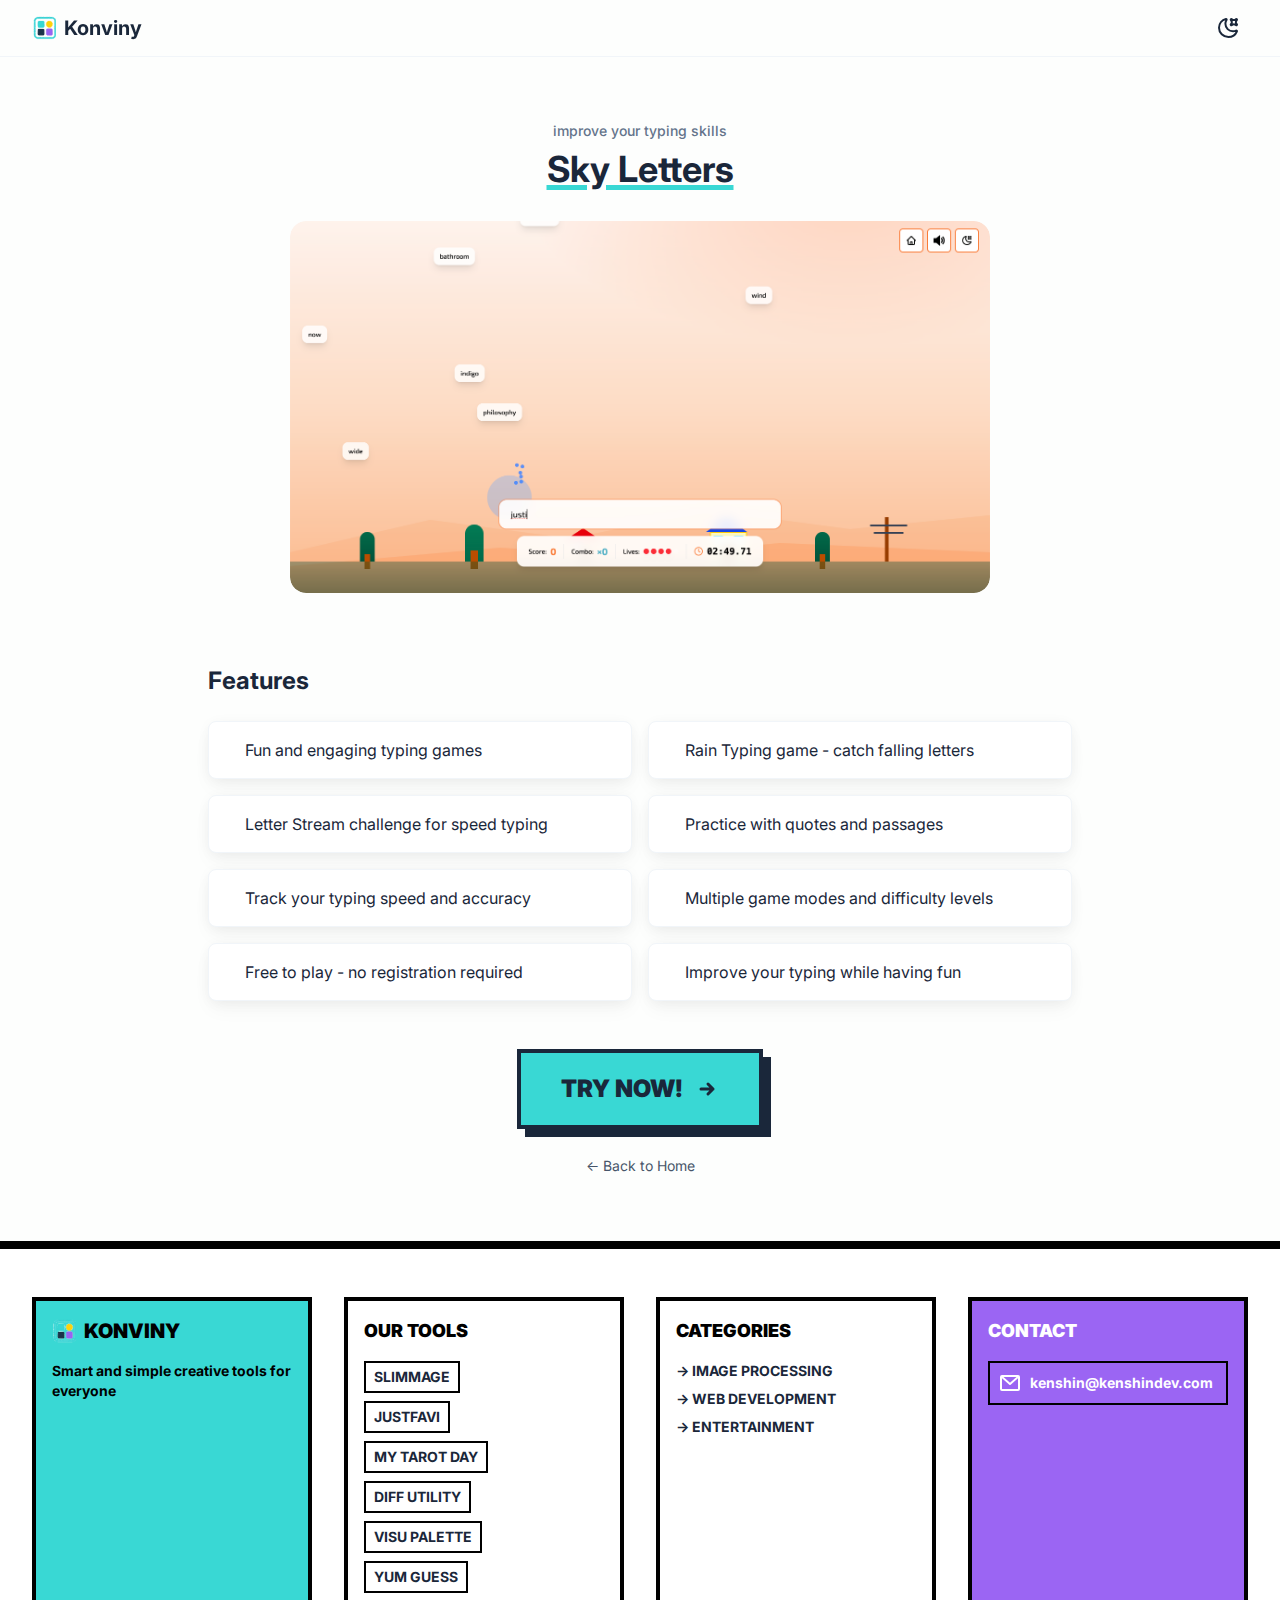
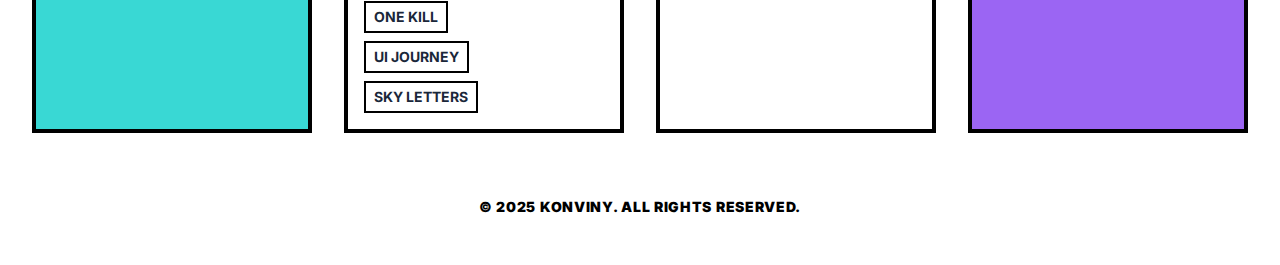
<file: sky-letters/index.html>
<!DOCTYPE html><html lang="en" class="__variable_e839f4"><head><meta charSet="utf-8"/><meta name="viewport" content="width=device-width, initial-scale=1"/><link rel="preload" href="/_next/static/media/cc27cf3ff100ea21-s.p.ttf" as="font" crossorigin="" type="font/ttf"/><link rel="preload" href="/_next/static/media/dd830f3b569412d7-s.p.ttf" as="font" crossorigin="" type="font/ttf"/><link rel="stylesheet" href="/_next/static/css/4d7235ef728b2380.css" data-precedence="next"/><link rel="preload" as="script" fetchPriority="low" href="/_next/static/chunks/webpack-4b0737ff5790cee2.js"/><script src="/_next/static/chunks/bd859cd3-9f33564e368807bf.js" async=""></script><script src="/_next/static/chunks/996-483d0aea5f76d61a.js" async=""></script><script src="/_next/static/chunks/main-app-f0a5578251a9ab48.js" async=""></script><script src="/_next/static/chunks/856-68f0d5fa09f45dbe.js" async=""></script><script src="/_next/static/chunks/943-a159c2981c260d78.js" async=""></script><script src="/_next/static/chunks/app/%5BappId%5D/page-9e0c6445bacd3487.js" async=""></script><script src="/_next/static/chunks/app/layout-2cc4cd8cb1996c1e.js" async=""></script><script async="" src="https://pagead2.googlesyndication.com/pagead/js/adsbygoogle.js?client=ca-pub-9855332655269860" crossorigin="anonymous"></script><meta name="theme-color" content="#ffffff"/><meta name="naver-site-verification" content="73f1cdd8a9dca3d95d954ed97cf0ef72aa200494"/><title>Sky Letters - improve your typing skills | Konviny</title><meta name="description" content="Improve your typing skills with fun and engaging typing games. Fun and engaging typing games. Try Sky Letters now for free!"/><meta name="author" content="Konviny"/><link rel="manifest" href="/site.webmanifest" crossorigin="use-credentials"/><meta name="keywords" content="Sky Letters,improve your typing skills,Entertainment,free online tool,web tool,Konviny"/><meta name="creator" content="Konviny"/><meta name="publisher" content="Konviny"/><meta name="robots" content="index, follow"/><meta name="googlebot" content="index, follow, max-video-preview:-1, max-image-preview:large, max-snippet:-1"/><link rel="canonical" href="https://www.konviny.com/sky-letters/"/><meta name="format-detection" content="telephone=no, address=no, email=no"/><meta name="naver-site-verification" content="73f1cdd8a9dca3d95d954ed97cf0ef72aa200494"/><meta property="og:title" content="Sky Letters - improve your typing skills"/><meta property="og:description" content="Improve your typing skills with fun and engaging typing games"/><meta property="og:url" content="https://www.konviny.com/sky-letters/"/><meta property="og:site_name" content="Konviny"/><meta property="og:image" content="https://www.konviny.com/images/sky-letters.png"/><meta property="og:image:width" content="1200"/><meta property="og:image:height" content="630"/><meta property="og:image:alt" content="Sky Letters - improve your typing skills"/><meta property="og:type" content="website"/><meta name="twitter:card" content="summary_large_image"/><meta name="twitter:title" content="Sky Letters - improve your typing skills"/><meta name="twitter:description" content="Improve your typing skills with fun and engaging typing games"/><meta name="twitter:image" content="https://www.konviny.com/images/sky-letters.png"/><link rel="icon" href="/favicon.ico"/><link rel="icon" href="/favicon-16x16.png" sizes="16x16" type="image/png"/><link rel="icon" href="/favicon-32x32.png" sizes="32x32" type="image/png"/><link rel="icon" href="/favicon-48x48.png" sizes="48x48" type="image/png"/><link rel="icon" href="/favicon-192x192.png" sizes="192x192" type="image/png"/><link rel="icon" href="/favicon-512x512.png" sizes="512x512" type="image/png"/><link rel="apple-touch-icon" href="/apple-touch-icon.png" sizes="180x180" type="image/png"/><meta name="next-size-adjust"/><script>(function(w,d,s,l,i){w[l]=w[l]||[];w[l].push({'gtm.start':
new Date().getTime(),event:'gtm.js'});var f=d.getElementsByTagName(s)[0],
j=d.createElement(s),dl=l!='dataLayer'?'&l='+l:'';j.async=true;j.src=
'https://www.googletagmanager.com/gtm.js?id='+i+dl;f.parentNode.insertBefore(j,f);
})(window,document,'script','dataLayer','GTM-N2DC6952');</script><script type="application/ld+json">{"@context":"https://schema.org","@type":"Organization","name":"Konviny","url":"https://www.konviny.com","logo":"https://www.konviny.com/logo.png","description":"Free online tools for image conversion, favicon generation, tarot reading, and more. Fast, secure, and easy to use.","sameAs":[],"contactPoint":{"@type":"ContactPoint","contactType":"customer service","availableLanguage":"English"},"hasOfferCatalog":{"@type":"OfferCatalog","name":"Web Applications","itemListElement":[{"@type":"Offer","itemOffered":{"@type":"SoftwareApplication","name":"Slimmage","description":"Convert and optimize images quickly and easily","url":"https://slimmage.konviny.com/","applicationCategory":"MultimediaApplication","operatingSystem":"Web Browser"}},{"@type":"Offer","itemOffered":{"@type":"SoftwareApplication","name":"JustFavi","description":"Create the perfect favicon package in 3 steps","url":"https://justfavi.konviny.com/en/","applicationCategory":"DeveloperApplication","operatingSystem":"Web Browser"}},{"@type":"Offer","itemOffered":{"@type":"SoftwareApplication","name":"My Tarot Day","description":"Check your daily fortune with tarot cards","url":"https://my-tarot-day.konviny.com/","applicationCategory":"EntertainmentApplication","operatingSystem":"Web Browser"}},{"@type":"Offer","itemOffered":{"@type":"SoftwareApplication","name":"Diff Utility","description":"Compare text, JSON, Excel, and images","url":"https://diff-utility.konviny.com/","applicationCategory":"DeveloperApplication","operatingSystem":"Web Browser"}},{"@type":"Offer","itemOffered":{"@type":"SoftwareApplication","name":"Visu Palette","description":"Extract colors from images to create palettes","url":"https://visu-palette.konviny.com/","applicationCategory":"DesignApplication","operatingSystem":"Web Browser"}},{"@type":"Offer","itemOffered":{"@type":"SoftwareApplication","name":"Yum Guess","description":"Fun food guessing game","url":"https://yum-guess.konviny.com/","applicationCategory":"GameApplication","operatingSystem":"Web Browser"}},{"@type":"Offer","itemOffered":{"@type":"SoftwareApplication","name":"One Kill","description":"Fast-paced 2D top-down battle game where one precise skill shot decides the winner","url":"https://onekill.konviny.com/","applicationCategory":"GameApplication","operatingSystem":"Web Browser"}},{"@type":"Offer","itemOffered":{"@type":"SoftwareApplication","name":"UI Journey","description":"Interactive timeline of web design trends from 2000s to 2025","url":"https://ui-journey.konviny.com/","applicationCategory":"DesignApplication","operatingSystem":"Web Browser"}}]}}</script><script type="application/ld+json">{"@context":"https://schema.org","@type":"WebSite","name":"Konviny","url":"https://www.konviny.com","description":"Smart and simple creative tools - Free online tools for image conversion, favicon generation, tarot reading, and more","inLanguage":"en-US","isPartOf":{"@type":"Organization","name":"Konviny"}}</script><script src="/_next/static/chunks/polyfills-42372ed130431b0a.js" noModule=""></script></head><body class="__className_e839f4 antialiased"><noscript><iframe src="https://www.googletagmanager.com/ns.html?id=GTM-N2DC6952" height="0" width="0" style="display:none;visibility:hidden"></iframe></noscript><script>((e,t,r,n,a,o,l,i)=>{let u=document.documentElement,s=["light","dark"];function c(t){(Array.isArray(e)?e:[e]).forEach(e=>{let r="class"===e,n=r&&o?a.map(e=>o[e]||e):a;r?(u.classList.remove(...n),u.classList.add(o&&o[t]?o[t]:t)):u.setAttribute(e,t)}),i&&s.includes(t)&&(u.style.colorScheme=t)}if(n)c(n);else try{let e=localStorage.getItem(t)||r,n=l&&"system"===e?window.matchMedia("(prefers-color-scheme: dark)").matches?"dark":"light":e;c(n)}catch(e){}})("class","theme","light",null,["light","dark"],null,false,true)</script><div class="flex min-h-screen flex-col bg-background dark:bg-background-dark"><header class="sticky top-0 z-50 w-full border-b border-konviny-100 dark:border-konviny-800 bg-background/80 dark:bg-background-dark/80 backdrop-blur-md relative"><div class="container mx-auto px-4 sm:px-6 lg:px-8"><div class="flex h-14 items-center justify-between"><div class="flex items-center"><a href="/" class="flex items-center gap-2"><svg width="24" height="24" viewBox="0 0 120 139" version="1.1" xmlns="http://www.w3.org/2000/svg"><path fill="rgb(235,248,248)" stroke="rgb(235,248,248)" stroke-width="1" opacity="1" d="M 8.5 12 L 5.5 16 L 8.5 12 Z "></path><path fill="rgb(235,248,248)" stroke="rgb(235,248,248)" stroke-width="1" opacity="1" d="M 23.5 15 L 106 15.5 L 23.5 16 L 23.5 15 Z "></path><path fill="rgb(235,248,248)" stroke="rgb(235,248,248)" stroke-width="1" opacity="1" d="M 19.5 16 L 21 16.5 L 18.5 18 L 19.5 16 Z "></path><path fill="rgb(235,248,248)" stroke="rgb(235,248,248)" stroke-width="1" opacity="1" d="M 16.5 18 L 13.5 22 L 16.5 18 Z "></path><path fill="rgb(235,248,248)" stroke="rgb(235,248,248)" stroke-width="1" opacity="1" d="M 1.5 25 L 2 27.5 L 1 27.5 L 1.5 25 Z "></path><path fill="rgb(235,248,248)" stroke="rgb(235,248,248)" stroke-width="1" opacity="1" d="M 129.5 25 L 130 112.5 L 129 112.5 L 129.5 25 Z "></path><path fill="rgb(235,248,248)" stroke="rgb(235,248,248)" stroke-width="1" opacity="1" d="M 28.5 28 L 58 28.5 L 28.5 29 L 28.5 28 Z "></path><path fill="rgb(235,248,248)" stroke="rgb(235,248,248)" stroke-width="1" opacity="1" d="M 25.5 64 L 26.5 66 L 25.5 64 Z "></path><path fill="rgb(235,248,248)" stroke="rgb(235,248,248)" stroke-width="1" opacity="1" d="M 26.5 75 L 25.5 77 L 26.5 75 Z "></path><path fill="rgb(235,248,248)" stroke="rgb(235,248,248)" stroke-width="1" opacity="1" d="M 59.5 75 L 60.5 77 L 59.5 75 Z "></path><path fill="rgb(235,248,248)" stroke="rgb(235,248,248)" stroke-width="1" opacity="1" d="M 74.5 109 L 75.5 111 L 74.5 109 Z "></path><path fill="rgb(235,248,248)" stroke="rgb(235,248,248)" stroke-width="1" opacity="1" d="M 108.5 109 L 107.5 111 L 108.5 109 Z "></path><path fill="rgb(235,248,248)" stroke="rgb(235,248,248)" stroke-width="1" opacity="1" d="M 1.5 110 L 2 112.5 L 1 112.5 L 1.5 110 Z "></path><path fill="rgb(235,248,248)" stroke="rgb(235,248,248)" stroke-width="1" opacity="1" d="M 30.5 112 L 55 112.5 L 30.5 113 L 30.5 112 Z "></path><path fill="rgb(235,248,248)" stroke="rgb(235,248,248)" stroke-width="1" opacity="1" d="M 116.5 118 L 115.5 120 L 116.5 118 Z "></path><path fill="rgb(235,248,248)" stroke="rgb(235,248,248)" stroke-width="1" opacity="1" d="M 17.5 120 L 18.5 122 L 17.5 120 Z "></path><path fill="rgb(235,248,248)" stroke="rgb(235,248,248)" stroke-width="1" opacity="1" d="M 125.5 122 L 124.5 124 L 125.5 122 Z "></path><path fill="rgb(235,248,248)" stroke="rgb(235,248,248)" stroke-width="1" opacity="1" d="M 6.5 123 L 10.5 128 L 6.5 123 Z "></path><path fill="rgb(235,248,248)" stroke="rgb(235,248,248)" stroke-width="1" opacity="1" d="M 121.5 126 L 120.5 128 L 121.5 126 Z "></path><path fill="rgb(235,248,248)" stroke="rgb(235,248,248)" stroke-width="1" opacity="1" d="M 23.5 132 L 109 132.5 L 23.5 133 L 23.5 132 Z "></path><path fill="rgb(250,251,252)" stroke="rgb(250,251,252)" stroke-width="1" opacity="1" d="M 10.5 10 L 9.5 12 L 10.5 10 Z "></path><path fill="rgb(250,251,252)" stroke="rgb(250,251,252)" stroke-width="1" opacity="1" d="M 122.5 12 L 124.5 15 L 122.5 12 Z "></path><path fill="rgb(250,251,252)" stroke="rgb(250,251,252)" stroke-width="1" opacity="1" d="M 116.5 20 L 117.5 22 L 116.5 20 Z "></path><path fill="rgb(250,251,252)" stroke="rgb(250,251,252)" stroke-width="1" opacity="1" d="M 58.5 28 L 59.5 30 L 58.5 28 Z "></path><path fill="rgb(250,251,252)" stroke="rgb(250,251,252)" stroke-width="1" opacity="1" d="M 62.5 35 L 63 39.5 L 62 39.5 L 62.5 35 Z "></path><path fill="rgb(250,251,252)" stroke="rgb(250,251,252)" stroke-width="1" opacity="1" d="M 62.5 45 L 63 48.5 L 62 48.5 L 62.5 45 Z "></path><path fill="rgb(250,251,252)" stroke="rgb(250,251,252)" stroke-width="1" opacity="1" d="M 62.5 50 L 63 56.5 L 62 56.5 L 62.5 50 Z "></path><path fill="rgb(250,251,252)" stroke="rgb(250,251,252)" stroke-width="1" opacity="1" d="M 29.5 67 L 57 67.5 L 29.5 68 L 29.5 67 Z "></path><path fill="rgb(250,251,252)" stroke="rgb(250,251,252)" stroke-width="1" opacity="1" d="M 77.5 73 L 105 73.5 L 77.5 74 L 76.5 75 L 77.5 73 Z "></path><path fill="rgb(250,251,252)" stroke="rgb(250,251,252)" stroke-width="1" opacity="1" d="M 108.5 76 L 109.5 78 L 108.5 76 Z "></path><path fill="rgb(250,251,252)" stroke="rgb(250,251,252)" stroke-width="1" opacity="1" d="M 72.5 80 L 73 90.5 L 72 90.5 L 72.5 80 Z "></path><path fill="rgb(250,251,252)" stroke="rgb(250,251,252)" stroke-width="1" opacity="1" d="M 110.5 80 L 111 106.5 L 110 106.5 L 110.5 80 Z "></path><path fill="rgb(250,251,252)" stroke="rgb(250,251,252)" stroke-width="1" opacity="1" d="M 72.5 92 L 73 105.5 L 72 105.5 L 72.5 92 Z "></path><path fill="rgb(250,251,252)" stroke="rgb(250,251,252)" stroke-width="1" opacity="1" d="M 25.5 110 L 26.5 112 L 25.5 110 Z "></path><path fill="rgb(250,251,252)" stroke="rgb(250,251,252)" stroke-width="1" opacity="1" d="M 78.5 112 L 105 112.5 L 78.5 113 L 78.5 112 Z "></path><path fill="rgb(250,251,252)" stroke="rgb(250,251,252)" stroke-width="1" opacity="1" d="M 13.5 116 L 15.5 119 L 13.5 116 Z "></path><path fill="rgb(250,251,252)" stroke="rgb(250,251,252)" stroke-width="1" opacity="1" d="M 24.5 122 L 108 122.5 L 24.5 123 L 24.5 122 Z "></path><path fill="rgb(182,232,234)" stroke="rgb(182,232,234)" stroke-width="1" opacity="1" d="M 21.5 6 L 24 6.5 L 21.5 7 L 21.5 6 Z "></path><path fill="rgb(182,232,234)" stroke="rgb(182,232,234)" stroke-width="1" opacity="1" d="M 106.5 6 L 109 6.5 L 106.5 7 L 106.5 6 Z "></path><path fill="rgb(182,232,234)" stroke="rgb(182,232,234)" stroke-width="1" opacity="1" d="M 16.5 7 L 19 7.5 L 16.5 8 L 16.5 7 Z "></path><path fill="rgb(182,232,234)" stroke="rgb(182,232,234)" stroke-width="1" opacity="1" d="M 120.5 11 L 124.5 16 L 120.5 11 Z "></path><path fill="rgb(182,232,234)" stroke="rgb(182,232,234)" stroke-width="1" opacity="1" d="M 106.5 15 L 110 15.5 L 106.5 16 L 106.5 15 Z "></path><path fill="rgb(182,232,234)" stroke="rgb(182,232,234)" stroke-width="1" opacity="1" d="M 125.5 17 L 126.5 19 L 125.5 17 Z "></path><path fill="rgb(182,232,234)" stroke="rgb(182,232,234)" stroke-width="1" opacity="1" d="M 115.5 18 L 117.5 21 L 115.5 18 Z "></path><path fill="rgb(182,232,234)" stroke="rgb(182,232,234)" stroke-width="1" opacity="1" d="M 10.5 26 L 11 110.5 L 10 110.5 L 10.5 26 Z "></path><path fill="rgb(182,232,234)" stroke="rgb(182,232,234)" stroke-width="1" opacity="1" d="M 120.5 26 L 121 111.5 L 120 111.5 L 120.5 26 Z "></path><path fill="rgb(182,232,234)" stroke="rgb(182,232,234)" stroke-width="1" opacity="1" d="M 1.5 28 L 2 109.5 L 1 109.5 L 1.5 28 Z "></path><path fill="rgb(182,232,234)" stroke="rgb(182,232,234)" stroke-width="1" opacity="1" d="M 27.5 29 L 25.5 32 L 27.5 29 Z "></path><path fill="rgb(182,232,234)" stroke="rgb(182,232,234)" stroke-width="1" opacity="1" d="M 58.5 29 L 60.5 32 L 58.5 29 Z "></path><path fill="rgb(182,232,234)" stroke="rgb(182,232,234)" stroke-width="1" opacity="1" d="M 24.5 34 L 25 41.5 L 24 41.5 L 24.5 34 Z "></path><path fill="rgb(182,232,234)" stroke="rgb(182,232,234)" stroke-width="1" opacity="1" d="M 24.5 50 L 25 52.5 L 24 52.5 L 24.5 50 Z "></path><path fill="rgb(182,232,234)" stroke="rgb(182,232,234)" stroke-width="1" opacity="1" d="M 29.5 74 L 56 74.5 L 29.5 75 L 29.5 74 Z "></path><path fill="rgb(182,232,234)" stroke="rgb(182,232,234)" stroke-width="1" opacity="1" d="M 25.5 109 L 26.5 111 L 25.5 109 Z "></path><path fill="rgb(182,232,234)" stroke="rgb(182,232,234)" stroke-width="1" opacity="1" d="M 60.5 109 L 59.5 111 L 60.5 109 Z "></path><path fill="rgb(182,232,234)" stroke="rgb(182,232,234)" stroke-width="1" opacity="1" d="M 118.5 116 L 117.5 118 L 118.5 116 Z "></path><path fill="rgb(182,232,234)" stroke="rgb(182,232,234)" stroke-width="1" opacity="1" d="M 15.5 119 L 16.5 121 L 15.5 119 Z "></path><path fill="rgb(182,232,234)" stroke="rgb(182,232,234)" stroke-width="1" opacity="1" d="M 126.5 120 L 125.5 122 L 126.5 120 Z "></path><path fill="rgb(182,232,234)" stroke="rgb(182,232,234)" stroke-width="1" opacity="1" d="M 5.5 121 L 6.5 123 L 5.5 121 Z "></path><path fill="rgb(182,232,234)" stroke="rgb(182,232,234)" stroke-width="1" opacity="1" d="M 123.5 124 L 122.5 126 L 123.5 124 Z "></path><path fill="rgb(182,232,234)" stroke="rgb(182,232,234)" stroke-width="1" opacity="1" d="M 11.5 127 L 12.5 129 L 11.5 127 Z "></path><path fill="rgb(182,232,234)" stroke="rgb(182,232,234)" stroke-width="1" opacity="1" d="M 119.5 127 L 118.5 129 L 119.5 127 Z "></path><path fill="rgb(253,253,252)" stroke="rgb(253,253,252)" stroke-width="1" opacity="1" d="M 63.5 16 L 67 16.5 L 63.5 17 L 63.5 16 Z "></path><path fill="rgb(253,253,252)" stroke="rgb(253,253,252)" stroke-width="1" opacity="1" d="M 75.5 16 L 78 16.5 L 75.5 17 L 75.5 16 Z "></path><path fill="rgb(253,253,252)" stroke="rgb(253,253,252)" stroke-width="1" opacity="1" d="M 88.5 16 L 92 16.5 L 88.5 17 L 88.5 16 Z "></path><path fill="rgb(253,253,252)" stroke="rgb(253,253,252)" stroke-width="1" opacity="1" d="M 83 28 L 87 28.5 L 83.5 30 L 83 28 Z "></path><path fill="rgb(253,253,252)" stroke="rgb(253,253,252)" stroke-width="1" opacity="1" d="M 95.5 28 L 99 29.5 L 97.5 29 Q 94.5 29.5 95.5 28 Z "></path><path fill="rgb(253,253,252)" stroke="rgb(253,253,252)" stroke-width="1" opacity="1" d="M 79.5 31 L 75.5 36 L 75 34 L 79.5 31 Z "></path><path fill="rgb(253,253,252)" stroke="rgb(253,253,252)" stroke-width="1" opacity="1" d="M 102.5 31 L 107.5 37 L 102.5 31 Z "></path><path fill="rgb(253,253,252)" stroke="rgb(253,253,252)" stroke-width="1" opacity="1" d="M 63.5 36 L 64 55.5 L 63 55.5 L 63.5 36 Z "></path><path fill="rgb(253,253,252)" stroke="rgb(253,253,252)" stroke-width="1" opacity="1" d="M 108.5 38 Q 111.6 39.4 111 44.5 L 110 44.5 L 108.5 38 Z "></path><path fill="rgb(253,253,252)" stroke="rgb(253,253,252)" stroke-width="1" opacity="1" d="M 73.5 39 L 73 40.5 L 72 52.5 L 73 54.5 L 72 54.5 Q 69.3 50.7 71 42.5 L 73.5 39 Z "></path><path fill="rgb(253,253,252)" stroke="rgb(253,253,252)" stroke-width="1" opacity="1" d="M 109.5 54 L 110 56.5 L 108 57.5 L 109.5 54 Z "></path><path fill="rgb(253,253,252)" stroke="rgb(253,253,252)" stroke-width="1" opacity="1" d="M 73.5 56 L 75 58.5 L 73 57.5 L 73.5 56 Z "></path><path fill="rgb(253,253,252)" stroke="rgb(253,253,252)" stroke-width="1" opacity="1" d="M 107.5 59 L 106 61.5 Q 106.8 63.8 104.5 63 L 102 64.5 L 107.5 59 Z "></path><path fill="rgb(253,253,252)" stroke="rgb(253,253,252)" stroke-width="1" opacity="1" d="M 75.5 60 L 79 64.5 L 78 64.5 L 75.5 60 Z "></path><path fill="rgb(253,253,252)" stroke="rgb(253,253,252)" stroke-width="1" opacity="1" d="M 61.5 64 L 59.5 67 L 61.5 64 Z "></path><path fill="rgb(253,253,252)" stroke="rgb(253,253,252)" stroke-width="1" opacity="1" d="M 80.5 64 L 85 66.5 L 83.5 67 L 80.5 64 Z "></path><path fill="rgb(253,253,252)" stroke="rgb(253,253,252)" stroke-width="1" opacity="1" d="M 86.5 67 L 96 67.5 L 86.5 68 L 86.5 67 Z "></path><path fill="rgb(253,253,252)" stroke="rgb(253,253,252)" stroke-width="1" opacity="1" d="M 104.5 72 L 105.5 74 L 104.5 72 Z "></path><path fill="rgb(253,253,252)" stroke="rgb(253,253,252)" stroke-width="1" opacity="1" d="M 76.5 73 L 73.5 77 L 74 75.5 Q 73.3 73.3 75.5 74 L 76.5 73 Z "></path><path fill="rgb(253,253,252)" stroke="rgb(253,253,252)" stroke-width="1" opacity="1" d="M 58.5 74 L 61 75.5 L 59.5 75 L 58.5 74 Z "></path><path fill="rgb(253,253,252)" stroke="rgb(253,253,252)" stroke-width="1" opacity="1" d="M 108.5 75 L 109.5 77 L 108.5 75 Z "></path><path fill="rgb(253,253,252)" stroke="rgb(253,253,252)" stroke-width="1" opacity="1" d="M 62.5 86 L 63 88.5 L 62 88.5 L 62.5 86 Z "></path><path fill="rgb(253,253,252)" stroke="rgb(253,253,252)" stroke-width="1" opacity="1" d="M 23.5 108 L 24.5 110 Q 21.7 110.7 23.5 108 Z "></path><path fill="rgb(253,253,252)" stroke="rgb(253,253,252)" stroke-width="1" opacity="1" d="M 109.5 109 L 108.5 111 L 109.5 109 Z "></path><path fill="rgb(253,253,252)" stroke="rgb(253,253,252)" stroke-width="1" opacity="1" d="M 74.5 110 L 75.5 112 L 74.5 110 Z "></path><path fill="rgb(253,253,252)" stroke="rgb(253,253,252)" stroke-width="1" opacity="1" d="M 113.5 119 L 112.5 121 L 113.5 119 Z "></path><path fill="rgb(254,210,11)" stroke="rgb(254,210,11)" stroke-width="1" opacity="1" d="M 86.5 29 L 95.5 29 L 105 34 L 110 43.5 L 110 51.5 Q 107.5 60.5 100.5 65 Q 95.9 67.9 87.5 67 Q 79.2 64.8 75 58.5 L 72 46.5 Q 73.6 35.6 81.5 31 L 86.5 29 Z "></path><path fill="rgb(252,244,216)" stroke="rgb(252,244,216)" stroke-width="1" opacity="1" d="M 87.5 28 L 95 28.5 L 87.5 29 L 87.5 28 Z "></path><path fill="rgb(252,244,216)" stroke="rgb(252,244,216)" stroke-width="1" opacity="1" d="M 80.5 31 L 75.5 37 L 80.5 31 Z "></path><path fill="rgb(252,244,216)" stroke="rgb(252,244,216)" stroke-width="1" opacity="1" d="M 101.5 31 L 103.5 34 L 101.5 31 Z "></path><path fill="rgb(252,244,216)" stroke="rgb(252,244,216)" stroke-width="1" opacity="1" d="M 105.5 35 L 107.5 38 L 105.5 35 Z "></path><path fill="rgb(252,244,216)" stroke="rgb(252,244,216)" stroke-width="1" opacity="1" d="M 72.5 43 L 73 45.5 L 72 45.5 L 72.5 43 Z "></path><path fill="rgb(252,244,216)" stroke="rgb(252,244,216)" stroke-width="1" opacity="1" d="M 110.5 45 L 111 50.5 L 110 50.5 L 110.5 45 Z "></path><path fill="rgb(252,244,216)" stroke="rgb(252,244,216)" stroke-width="1" opacity="1" d="M 72.5 50 L 73 52.5 L 72 52.5 L 72.5 50 Z "></path><path fill="rgb(252,244,216)" stroke="rgb(252,244,216)" stroke-width="1" opacity="1" d="M 108.5 55 L 109 56.5 L 101.5 65 L 107 58.5 L 108.5 55 Z "></path><path fill="rgb(252,244,216)" stroke="rgb(252,244,216)" stroke-width="1" opacity="1" d="M 75.5 59 L 79.5 64 L 75.5 59 Z "></path><path fill="rgb(65,213,216)" stroke="rgb(65,213,216)" stroke-width="1" opacity="1" d="M 24.5 6 L 105.5 6 L 115 8 L 115.5 10 L 117 9.5 L 116.5 11 L 118.5 10 L 123.5 16 L 125 16.5 L 124.5 18 L 127 19.5 L 128 21.5 L 127 22.5 L 127 39.5 L 126 40.5 L 127 41.5 L 127 53.5 L 127 55.5 L 126 59.5 L 127 60.5 L 127 73.5 L 127 75.5 L 127 83.5 L 126 84.5 L 127 85.5 L 127 114.5 L 128 115.5 L 127 118.5 L 123.5 124 L 122 123.5 L 120.5 127 L 115.5 130 L 114 129.5 Q 114.9 132.5 110.5 131 L 109.5 132 L 21.5 132 L 17 131 L 16.5 129 L 14.5 129 L 7 123.5 L 7 121 Q 4.3 122.1 5 119.5 L 4.5 117 Q 1.9 117.8 3 114.5 L 2 109.5 L 2.5 107 L 4 106.5 L 2 105.5 L 3 103.5 L 3 99.5 L 2 97.5 L 3 94.5 L 2 87.5 L 2 85.5 L 3 81.5 L 3 79.5 L 4 76.5 L 2 72.5 L 2.5 68 L 4 67.5 L 2 57.5 L 3 53.5 L 3 51.5 L 2 45.5 L 3 40.5 L 2 37.5 L 3 33.5 L 3 31.5 L 2 24.5 L 5.5 17 L 7 16.5 L 6 15.5 L 10.5 11 L 12 11.5 L 13.5 9 L 16.5 8 Q 18 10.5 19.5 7 L 24.5 6 Z M 34 7 L 34 8 L 36 8 L 34 7 Z M 38 7 L 38 8 L 41 8 L 38 7 Z M 44 7 L 44 8 L 47 8 L 44 7 Z M 54 7 L 54 8 L 60 8 L 54 7 Z M 74 7 L 74 8 L 76 8 L 74 7 Z M 82 7 L 82 8 L 84 8 L 82 7 Z M 89 7 L 89 8 L 91 8 L 89 7 Z M 93 7 L 93 8 L 96 8 L 93 7 Z M 86 13 L 85 14 L 24 14 L 20 16 L 18 16 L 12 24 L 10 24 L 11 26 L 9 26 L 10 32 L 10 34 L 9 36 L 10 39 L 9 41 L 9 65 L 10 66 L 9 71 L 9 93 L 10 94 L 9 97 L 10 100 L 10 102 L 8 109 Q 12 110 12 116 L 12 118 L 14 118 L 16 122 L 18 121 L 21 123 L 112 123 Q 113 119 115 122 L 119 117 Q 118 114 121 115 L 120 114 Q 119 111 122 112 L 122 82 L 123 81 L 122 77 L 122 75 Q 120 70 124 71 L 124 70 Q 121 71 122 67 L 122 65 Q 120 58 123 57 L 122 55 L 123 52 L 122 50 L 123 46 L 122 42 L 122 40 L 123 37 L 122 35 L 123 32 L 122 30 L 122 26 Q 119 27 120 25 L 120 23 L 119 22 Q 120 20 117 18 Q 113 19 114 16 L 107 14 L 103 15 L 102 14 L 87 14 L 86 13 Z M 37 124 L 37 125 L 42 125 L 37 124 Z M 54 124 L 54 125 L 58 125 L 54 124 Z M 93 124 L 93 125 L 98 125 L 93 124 Z M 85 127 Q 83 130 86 129 L 85 127 Z "></path><path fill="rgb(65,213,216)" stroke="rgb(65,213,216)" stroke-width="1" opacity="1" d="M 128.5 25 L 129 113.5 L 128 113.5 L 128.5 25 Z "></path><path fill="rgb(65,213,216)" stroke="rgb(65,213,216)" stroke-width="1" opacity="1" d="M 59.5 32 L 61 32.5 L 58.5 34 L 59.5 32 Z "></path><path fill="rgb(65,213,216)" stroke="rgb(65,213,216)" stroke-width="1" opacity="1" d="M 61.5 34 L 62 61.5 L 61 61.5 L 60.5 50 L 58.5 51 L 58.5 50 L 60 49.5 L 58 48.5 L 60 48 L 61 45.5 L 61.5 34 Z "></path><path fill="rgb(65,213,216)" stroke="rgb(65,213,216)" stroke-width="1" opacity="1" d="M 24.5 42 L 25 49.5 L 24 49.5 L 24.5 42 Z "></path><path fill="rgb(65,213,216)" stroke="rgb(65,213,216)" stroke-width="1" opacity="1" d="M 59.5 54 L 58.5 56 L 59.5 54 Z "></path><path fill="rgb(65,213,216)" stroke="rgb(65,213,216)" stroke-width="1" opacity="1" d="M 24.5 55 L 25 58.5 L 24 58.5 L 24.5 55 Z "></path><path fill="rgb(65,213,216)" stroke="rgb(65,213,216)" stroke-width="1" opacity="1" d="M 58.5 60 L 59.5 62 Q 56.7 62.7 58.5 60 Z "></path><path fill="rgb(65,213,216)" stroke="rgb(65,213,216)" stroke-width="1" opacity="1" d="M 58.5 63 L 61 63.5 L 58 65.5 L 58.5 63 Z "></path><path fill="rgb(65,213,216)" stroke="rgb(65,213,216)" stroke-width="1" opacity="1" d="M 26.5 64 L 27.5 66 L 26.5 64 Z "></path><path fill="rgb(65,213,216)" stroke="rgb(65,213,216)" stroke-width="1" opacity="1" d="M 43.5 65 L 44.5 66 L 56 66.5 L 30.5 67 L 30.5 66 L 42.5 66 L 43.5 65 Z "></path><path fill="rgb(55,215,212)" stroke="rgb(55,215,212)" stroke-width="1" opacity="1" d="M 33.5 7 L 36 7.5 L 33.5 8 L 33.5 7 Z "></path><path fill="rgb(55,215,212)" stroke="rgb(55,215,212)" stroke-width="1" opacity="1" d="M 37.5 7 L 41 7.5 L 37.5 8 L 37.5 7 Z "></path><path fill="rgb(55,215,212)" stroke="rgb(55,215,212)" stroke-width="1" opacity="1" d="M 43.5 7 L 47 7.5 L 43.5 8 L 43.5 7 Z "></path><path fill="rgb(55,215,212)" stroke="rgb(55,215,212)" stroke-width="1" opacity="1" d="M 53.5 7 L 60 7.5 L 53.5 8 L 53.5 7 Z "></path><path fill="rgb(55,215,212)" stroke="rgb(55,215,212)" stroke-width="1" opacity="1" d="M 73.5 7 L 76 7.5 L 73.5 8 L 73.5 7 Z "></path><path fill="rgb(55,215,212)" stroke="rgb(55,215,212)" stroke-width="1" opacity="1" d="M 81.5 7 L 84 7.5 L 81.5 8 L 81.5 7 Z "></path><path fill="rgb(55,215,212)" stroke="rgb(55,215,212)" stroke-width="1" opacity="1" d="M 88.5 7 L 91 7.5 L 88.5 8 L 88.5 7 Z "></path><path fill="rgb(55,215,212)" stroke="rgb(55,215,212)" stroke-width="1" opacity="1" d="M 92.5 7 L 96 7.5 L 92.5 8 L 92.5 7 Z "></path><path fill="rgb(55,215,212)" stroke="rgb(55,215,212)" stroke-width="1" opacity="1" d="M 115.5 9 L 118 10.5 L 116.5 11 L 115.5 9 Z "></path><path fill="rgb(55,215,212)" stroke="rgb(55,215,212)" stroke-width="1" opacity="1" d="M 85.5 13 L 86.5 14 L 102 14.5 L 23.5 15 L 23.5 14 L 84.5 14 L 85.5 13 Z "></path><path fill="rgb(55,215,212)" stroke="rgb(55,215,212)" stroke-width="1" opacity="1" d="M 103.5 14 L 107 14.5 L 103.5 15 L 103.5 14 Z "></path><path fill="rgb(55,215,212)" stroke="rgb(55,215,212)" stroke-width="1" opacity="1" d="M 122.5 14 L 123.5 16 L 122.5 14 Z "></path><path fill="rgb(55,215,212)" stroke="rgb(55,215,212)" stroke-width="1" opacity="1" d="M 116.5 18 L 118.5 21 L 116.5 18 Z "></path><path fill="rgb(55,215,212)" stroke="rgb(55,215,212)" stroke-width="1" opacity="1" d="M 13.5 19 L 11.5 22 L 13.5 19 Z "></path><path fill="rgb(55,215,212)" stroke="rgb(55,215,212)" stroke-width="1" opacity="1" d="M 119.5 22 L 120.5 24 L 119.5 22 Z "></path><path fill="rgb(55,215,212)" stroke="rgb(55,215,212)" stroke-width="1" opacity="1" d="M 127.5 22 L 128 114.5 L 127 114.5 L 127 85.5 L 126 84.5 L 127 83.5 L 127 75.5 L 125.5 73 L 127 73.5 L 127 60.5 L 126 59.5 L 127 55.5 L 127 53.5 L 127 41.5 L 126 40.5 L 127 39.5 L 127.5 22 Z "></path><path fill="rgb(55,215,212)" stroke="rgb(55,215,212)" stroke-width="1" opacity="1" d="M 2.5 26 L 3 31.5 L 2 31.5 L 2.5 26 Z "></path><path fill="rgb(55,215,212)" stroke="rgb(55,215,212)" stroke-width="1" opacity="1" d="M 9.5 26 L 10 28.5 L 9 28.5 L 9.5 26 Z "></path><path fill="rgb(55,215,212)" stroke="rgb(55,215,212)" stroke-width="1" opacity="1" d="M 121.5 26 L 123 31.5 L 122 34.5 L 123 36.5 L 122 39.5 L 122 41.5 L 123 45.5 L 122 49.5 L 123 51.5 L 122 54.5 L 123 56.5 Q 120.3 58.3 122 64.5 L 122 66.5 Q 120.5 70.9 123.5 70 L 123.5 71 Q 120.5 70.1 122 74.5 L 123.5 77 L 122 76.5 L 123 80.5 L 122 81.5 L 121.5 112 L 121.5 26 Z "></path><path fill="rgb(55,215,212)" stroke="rgb(55,215,212)" stroke-width="1" opacity="1" d="M 30.5 29 L 56.5 29 L 60 31.5 L 58.5 34 L 60.5 33 L 61 45.5 L 60 47.5 L 61 50.5 L 61 62.5 L 59.5 64 L 58 63.5 L 57.5 66 L 44.5 66 L 42.5 66 L 28.5 66 L 26 63.5 L 25 60.5 L 25 38.5 L 25 36.5 Q 24.4 31.4 27.5 30 L 30.5 29 Z M 59 60 Q 57 63 60 62 L 59 60 Z "></path><path fill="rgb(55,215,212)" stroke="rgb(55,215,212)" stroke-width="1" opacity="1" d="M 9.5 35 L 10 37.5 L 9 37.5 L 9.5 35 Z "></path><path fill="rgb(55,215,212)" stroke="rgb(55,215,212)" stroke-width="1" opacity="1" d="M 2.5 40 L 3 44.5 L 2 44.5 L 2.5 40 Z "></path><path fill="rgb(55,215,212)" stroke="rgb(55,215,212)" stroke-width="1" opacity="1" d="M 9.5 40 L 10 64.5 L 9 64.5 L 9.5 40 Z "></path><path fill="rgb(55,215,212)" stroke="rgb(55,215,212)" stroke-width="1" opacity="1" d="M 2.5 49 L 3 51.5 L 2 51.5 L 2.5 49 Z "></path><path fill="rgb(55,215,212)" stroke="rgb(55,215,212)" stroke-width="1" opacity="1" d="M 2.5 53 L 3 56.5 L 2 56.5 L 2.5 53 Z "></path><path fill="rgb(55,215,212)" stroke="rgb(55,215,212)" stroke-width="1" opacity="1" d="M 2.5 58 L 3 66.5 L 4 67.5 L 2 68 L 2.5 58 Z "></path><path fill="rgb(55,215,212)" stroke="rgb(55,215,212)" stroke-width="1" opacity="1" d="M 9.5 70 L 10 92.5 L 9 92.5 L 9.5 70 Z "></path><path fill="rgb(55,215,212)" stroke="rgb(55,215,212)" stroke-width="1" opacity="1" d="M 2.5 75 Q 5.2 76.3 3 77.5 L 2.5 80 L 2.5 75 Z "></path><path fill="rgb(55,215,212)" stroke="rgb(55,215,212)" stroke-width="1" opacity="1" d="M 2.5 90 L 3 94.5 L 2 94.5 L 2.5 90 Z "></path><path fill="rgb(55,215,212)" stroke="rgb(55,215,212)" stroke-width="1" opacity="1" d="M 9.5 102 L 10 109.5 L 8 108.5 L 9.5 102 Z "></path><path fill="rgb(55,215,212)" stroke="rgb(55,215,212)" stroke-width="1" opacity="1" d="M 118.5 118 L 117.5 120 L 118.5 118 Z "></path><path fill="rgb(55,215,212)" stroke="rgb(55,215,212)" stroke-width="1" opacity="1" d="M 16.5 121 L 17.5 123 L 16.5 121 Z "></path><path fill="rgb(55,215,212)" stroke="rgb(55,215,212)" stroke-width="1" opacity="1" d="M 114.5 121 L 113.5 123 L 114.5 121 Z "></path><path fill="rgb(55,215,212)" stroke="rgb(55,215,212)" stroke-width="1" opacity="1" d="M 36.5 124 L 42 124.5 L 36.5 125 L 36.5 124 Z "></path><path fill="rgb(55,215,212)" stroke="rgb(55,215,212)" stroke-width="1" opacity="1" d="M 53.5 124 L 58 124.5 L 53.5 125 L 53.5 124 Z "></path><path fill="rgb(55,215,212)" stroke="rgb(55,215,212)" stroke-width="1" opacity="1" d="M 92.5 124 L 98 124.5 L 92.5 125 L 92.5 124 Z "></path><path fill="rgb(55,215,212)" stroke="rgb(55,215,212)" stroke-width="1" opacity="1" d="M 84.5 127 L 85.5 129 Q 82.7 129.7 84.5 127 Z "></path><path fill="rgb(153,100,242)" stroke="rgb(153,100,242)" stroke-width="1" opacity="1" d="M 78 75 L 102.5 75 L 104.5 76 L 106 75.5 L 105.5 77 L 108 77.5 L 108 108.5 Q 106.3 112.7 104.5 110 Q 101 112.5 93.5 111 L 89.5 110 L 84.5 111 L 76.5 110 L 74 107.5 L 73 105.5 L 73 81.5 L 75 78.5 Q 72.8 77.3 75.5 76 L 78 77 L 78 75 Z "></path><path fill="rgb(161,99,238)" stroke="rgb(161,99,238)" stroke-width="1" opacity="1" d="M 80.5 74 L 102.5 74 L 107 76.5 L 105.5 77 L 102.5 75 L 80.5 75 L 80.5 74 Z "></path><path fill="rgb(161,99,238)" stroke="rgb(161,99,238)" stroke-width="1" opacity="1" d="M 76 75 Q 79 74 78 77 L 74.5 79 L 76 76.5 L 76 75 Z "></path><path fill="rgb(161,99,238)" stroke="rgb(161,99,238)" stroke-width="1" opacity="1" d="M 108.5 78 L 109 107.5 L 108 107.5 L 108.5 78 Z "></path><path fill="rgb(161,99,238)" stroke="rgb(161,99,238)" stroke-width="1" opacity="1" d="M 74.5 108 L 75.5 110 L 74.5 108 Z "></path><path fill="rgb(161,99,238)" stroke="rgb(161,99,238)" stroke-width="1" opacity="1" d="M 107.5 109 L 106.5 111 L 107.5 109 Z "></path><path fill="rgb(161,99,238)" stroke="rgb(161,99,238)" stroke-width="1" opacity="1" d="M 77.5 110 L 84.5 111 L 89.5 110 L 102.5 111 L 104.5 110 L 104.5 111 L 102.5 112 L 79.5 112 L 77.5 110 Z "></path><path fill="rgb(252,253,252)" stroke="rgb(252,253,252)" stroke-width="1" opacity="1" d="M 0.5 34 L 1 37.5 L 0 37.5 L 0.5 34 Z "></path><path fill="rgb(252,253,252)" stroke="rgb(252,253,252)" stroke-width="1" opacity="1" d="M 62.5 42 L 63 44.5 L 62 44.5 L 62.5 42 Z "></path><path fill="rgb(252,253,252)" stroke="rgb(252,253,252)" stroke-width="1" opacity="1" d="M 62.5 57 L 63 60.5 L 62 60.5 L 62.5 57 Z "></path><path fill="rgb(252,253,252)" stroke="rgb(252,253,252)" stroke-width="1" opacity="1" d="M 30.5 73 L 55 73.5 L 30.5 74 L 30.5 73 Z "></path><path fill="rgb(252,253,252)" stroke="rgb(252,253,252)" stroke-width="1" opacity="1" d="M 62.5 89 L 63 95.5 L 62 95.5 L 62.5 89 Z "></path><path fill="rgb(252,253,252)" stroke="rgb(252,253,252)" stroke-width="1" opacity="1" d="M 0.5 90 L 1 97.5 L 0 97.5 L 0.5 90 Z "></path><path fill="rgb(252,253,252)" stroke="rgb(252,253,252)" stroke-width="1" opacity="1" d="M 62.5 99 L 63 103.5 L 62 103.5 L 62.5 99 Z "></path><path fill="rgb(252,253,252)" stroke="rgb(252,253,252)" stroke-width="1" opacity="1" d="M 60.5 110 L 59.5 112 L 60.5 110 Z "></path><path fill="rgb(252,253,252)" stroke="rgb(252,253,252)" stroke-width="1" opacity="1" d="M 8.5 126 L 9.5 128 L 8.5 126 Z "></path><path fill="rgb(26,51,74)" stroke="rgb(26,51,74)" stroke-width="1" opacity="1" d="M 28.5 75 L 57.5 75 L 61 78.5 L 61 107.5 L 60 110 L 57.5 111 L 33.5 111 L 32.5 112 L 26 109.5 L 25 107.5 L 25 78.5 L 26 76 L 28.5 75 Z "></path><path fill="rgb(99,112,127)" stroke="rgb(99,112,127)" stroke-width="1" opacity="1" d="M 59.5 76 L 60.5 78 L 59.5 76 Z "></path><path fill="rgb(99,112,127)" stroke="rgb(99,112,127)" stroke-width="1" opacity="1" d="M 61.5 81 L 62 105.5 L 61 105.5 L 61.5 81 Z "></path><path fill="rgb(99,112,127)" stroke="rgb(99,112,127)" stroke-width="1" opacity="1" d="M 24.5 85 L 25 105.5 L 24 105.5 L 24.5 85 Z "></path><path fill="rgb(99,112,127)" stroke="rgb(99,112,127)" stroke-width="1" opacity="1" d="M 29.5 111 L 32 111.5 L 29.5 112 L 29.5 111 Z "></path><path fill="rgb(99,112,127)" stroke="rgb(99,112,127)" stroke-width="1" opacity="1" d="M 33.5 111 L 56 111.5 L 33.5 112 L 33.5 111 Z "></path><path fill="rgb(170,142,225)" stroke="rgb(170,142,225)" stroke-width="1" opacity="1" d="M 77.5 74 L 80 74.5 L 77.5 75 L 77.5 74 Z "></path><path fill="rgb(170,142,225)" stroke="rgb(170,142,225)" stroke-width="1" opacity="1" d="M 106.5 75 L 108.5 78 L 106.5 75 Z "></path><path fill="rgb(170,142,225)" stroke="rgb(170,142,225)" stroke-width="1" opacity="1" d="M 24.5 80 L 25 84.5 L 24 84.5 L 24.5 80 Z "></path><path fill="rgb(170,142,225)" stroke="rgb(170,142,225)" stroke-width="1" opacity="1" d="M 109.5 80 L 110 105.5 L 109 105.5 L 109.5 80 Z "></path><path fill="rgb(252,254,254)" stroke="rgb(252,254,254)" stroke-width="1" opacity="1" d="M 14.5 21 L 13.5 23 L 14.5 21 Z "></path><path fill="rgb(252,254,254)" stroke="rgb(252,254,254)" stroke-width="1" opacity="1" d="M 0.5 28 L 1 33.5 L 0 33.5 L 0.5 28 Z "></path><path fill="rgb(252,254,254)" stroke="rgb(252,254,254)" stroke-width="1" opacity="1" d="M 27.5 28 L 26.5 30 L 27.5 28 Z "></path><path fill="rgb(252,254,254)" stroke="rgb(252,254,254)" stroke-width="1" opacity="1" d="M 0.5 38 L 1 44.5 L 0 44.5 L 0.5 38 Z "></path><path fill="rgb(252,254,254)" stroke="rgb(252,254,254)" stroke-width="1" opacity="1" d="M 0.5 47 L 1 49.5 L 0 49.5 L 0.5 47 Z "></path><path fill="rgb(252,254,254)" stroke="rgb(252,254,254)" stroke-width="1" opacity="1" d="M 0.5 53 L 1 55.5 L 0 55.5 L 0.5 53 Z "></path><path fill="rgb(252,254,254)" stroke="rgb(252,254,254)" stroke-width="1" opacity="1" d="M 0.5 57 L 1 64.5 L 0 64.5 L 0.5 57 Z "></path><path fill="rgb(252,254,254)" stroke="rgb(252,254,254)" stroke-width="1" opacity="1" d="M 0.5 69 L 1 71.5 L 0 71.5 L 0.5 69 Z "></path><path fill="rgb(252,254,254)" stroke="rgb(252,254,254)" stroke-width="1" opacity="1" d="M 0.5 84 L 1 86.5 L 0 86.5 L 0.5 84 Z "></path></svg><span class="text-xl font-bold text-text dark:text-text-dark">Konviny</span></a></div><button class="p-2 rounded-lg hover:bg-konviny-100 dark:hover:bg-konviny-800 transition-colors" aria-label="Toggle dark mode"><div class="w-6 h-6"></div></button></div></div></header><main class="flex-1 py-16"><div class="mx-auto max-w-4xl px-4"><div class="mb-12 text-center"><h2 class="mb-2 text-sm font-medium text-konviny-500 dark:text-konviny-400">improve your typing skills</h2><h1 class="mb-8 text-4xl font-bold"><a href="https://sky-letters.konviny.com/" target="_blank" rel="noopener noreferrer" class="text-text dark:text-text-dark underline decoration-[5px] decoration-accent dark:decoration-accent-dark hover:opacity-80 transition-opacity">Sky Letters</a></h1><div class="mx-auto mb-6 inline-flex items-center justify-center rounded-2xl overflow-hidden "><img alt="Sky Letters logo" loading="lazy" width="700" height="1000" decoding="async" data-nimg="1" class="rounded-2xl shadow-lg" style="color:transparent" src="/images/sky-letters.png"/></div></div><div class="mb-12"><h2 class="mb-6 text-2xl font-bold text-text dark:text-text-dark">Features</h2><div class="grid gap-4 md:grid-cols-2"><div class="flex items-start gap-3 rounded-lg bg-white dark:bg-konviny-800 p-4 shadow-soft border border-konviny-100 dark:border-konviny-700"><div class="mt-1 h-2 w-2 rounded-full bg-gradient-to-br from-sky-500 to-blue-500"></div><span class="text-text dark:text-text-dark">Fun and engaging typing games</span></div><div class="flex items-start gap-3 rounded-lg bg-white dark:bg-konviny-800 p-4 shadow-soft border border-konviny-100 dark:border-konviny-700"><div class="mt-1 h-2 w-2 rounded-full bg-gradient-to-br from-sky-500 to-blue-500"></div><span class="text-text dark:text-text-dark">Rain Typing game - catch falling letters</span></div><div class="flex items-start gap-3 rounded-lg bg-white dark:bg-konviny-800 p-4 shadow-soft border border-konviny-100 dark:border-konviny-700"><div class="mt-1 h-2 w-2 rounded-full bg-gradient-to-br from-sky-500 to-blue-500"></div><span class="text-text dark:text-text-dark">Letter Stream challenge for speed typing</span></div><div class="flex items-start gap-3 rounded-lg bg-white dark:bg-konviny-800 p-4 shadow-soft border border-konviny-100 dark:border-konviny-700"><div class="mt-1 h-2 w-2 rounded-full bg-gradient-to-br from-sky-500 to-blue-500"></div><span class="text-text dark:text-text-dark">Practice with quotes and passages</span></div><div class="flex items-start gap-3 rounded-lg bg-white dark:bg-konviny-800 p-4 shadow-soft border border-konviny-100 dark:border-konviny-700"><div class="mt-1 h-2 w-2 rounded-full bg-gradient-to-br from-sky-500 to-blue-500"></div><span class="text-text dark:text-text-dark">Track your typing speed and accuracy</span></div><div class="flex items-start gap-3 rounded-lg bg-white dark:bg-konviny-800 p-4 shadow-soft border border-konviny-100 dark:border-konviny-700"><div class="mt-1 h-2 w-2 rounded-full bg-gradient-to-br from-sky-500 to-blue-500"></div><span class="text-text dark:text-text-dark">Multiple game modes and difficulty levels</span></div><div class="flex items-start gap-3 rounded-lg bg-white dark:bg-konviny-800 p-4 shadow-soft border border-konviny-100 dark:border-konviny-700"><div class="mt-1 h-2 w-2 rounded-full bg-gradient-to-br from-sky-500 to-blue-500"></div><span class="text-text dark:text-text-dark">Free to play - no registration required</span></div><div class="flex items-start gap-3 rounded-lg bg-white dark:bg-konviny-800 p-4 shadow-soft border border-konviny-100 dark:border-konviny-700"><div class="mt-1 h-2 w-2 rounded-full bg-gradient-to-br from-sky-500 to-blue-500"></div><span class="text-text dark:text-text-dark">Improve your typing while having fun</span></div></div></div><div class="text-center"><a href="https://sky-letters.konviny.com/" target="_blank" rel="noopener noreferrer" class="inline-flex items-center gap-3 bg-accent dark:bg-accent-dark px-10 py-5 text-2xl font-black text-text dark:text-text-dark border-4 border-text dark:border-text-dark shadow-[8px_8px_0px_0px] shadow-text dark:shadow-text-dark transition-all hover:translate-x-[4px] hover:translate-y-[4px] hover:shadow-[4px_4px_0px_0px] hover:shadow-text dark:hover:shadow-text-dark">TRY NOW!<svg class="h-6 w-6" fill="none" stroke="currentColor" viewBox="0 0 24 24"><path stroke-linecap="round" stroke-linejoin="round" stroke-width="3" d="M13 7l5 5m0 0l-5 5m5-5H6"></path></svg></a><div class="mt-6"><a class="text-sm text-konviny-600 dark:text-konviny-400 hover:text-accent dark:hover:text-accent-dark transition-colors" href="/">← Back to Home</a></div></div></div></main><footer class="bg-white dark:bg-konviny-900 border-t-8 border-black dark:border-konviny-700"><div class="container mx-auto px-4 sm:px-6 lg:px-8 py-12"><div class="grid md:grid-cols-2 lg:grid-cols-4 gap-8 mb-8"><div class="border-4 border-black dark:border-konviny-700 p-4 bg-accent dark:bg-accent-dark"><div class="flex items-center gap-2 mb-4"><svg width="24" height="24" viewBox="0 0 120 139" version="1.1" xmlns="http://www.w3.org/2000/svg"><path fill="rgb(235,248,248)" stroke="rgb(235,248,248)" stroke-width="1" opacity="1" d="M 8.5 12 L 5.5 16 L 8.5 12 Z "></path><path fill="rgb(235,248,248)" stroke="rgb(235,248,248)" stroke-width="1" opacity="1" d="M 23.5 15 L 106 15.5 L 23.5 16 L 23.5 15 Z "></path><path fill="rgb(235,248,248)" stroke="rgb(235,248,248)" stroke-width="1" opacity="1" d="M 19.5 16 L 21 16.5 L 18.5 18 L 19.5 16 Z "></path><path fill="rgb(235,248,248)" stroke="rgb(235,248,248)" stroke-width="1" opacity="1" d="M 16.5 18 L 13.5 22 L 16.5 18 Z "></path><path fill="rgb(235,248,248)" stroke="rgb(235,248,248)" stroke-width="1" opacity="1" d="M 1.5 25 L 2 27.5 L 1 27.5 L 1.5 25 Z "></path><path fill="rgb(235,248,248)" stroke="rgb(235,248,248)" stroke-width="1" opacity="1" d="M 129.5 25 L 130 112.5 L 129 112.5 L 129.5 25 Z "></path><path fill="rgb(235,248,248)" stroke="rgb(235,248,248)" stroke-width="1" opacity="1" d="M 28.5 28 L 58 28.5 L 28.5 29 L 28.5 28 Z "></path><path fill="rgb(235,248,248)" stroke="rgb(235,248,248)" stroke-width="1" opacity="1" d="M 25.5 64 L 26.5 66 L 25.5 64 Z "></path><path fill="rgb(235,248,248)" stroke="rgb(235,248,248)" stroke-width="1" opacity="1" d="M 26.5 75 L 25.5 77 L 26.5 75 Z "></path><path fill="rgb(235,248,248)" stroke="rgb(235,248,248)" stroke-width="1" opacity="1" d="M 59.5 75 L 60.5 77 L 59.5 75 Z "></path><path fill="rgb(235,248,248)" stroke="rgb(235,248,248)" stroke-width="1" opacity="1" d="M 74.5 109 L 75.5 111 L 74.5 109 Z "></path><path fill="rgb(235,248,248)" stroke="rgb(235,248,248)" stroke-width="1" opacity="1" d="M 108.5 109 L 107.5 111 L 108.5 109 Z "></path><path fill="rgb(235,248,248)" stroke="rgb(235,248,248)" stroke-width="1" opacity="1" d="M 1.5 110 L 2 112.5 L 1 112.5 L 1.5 110 Z "></path><path fill="rgb(235,248,248)" stroke="rgb(235,248,248)" stroke-width="1" opacity="1" d="M 30.5 112 L 55 112.5 L 30.5 113 L 30.5 112 Z "></path><path fill="rgb(235,248,248)" stroke="rgb(235,248,248)" stroke-width="1" opacity="1" d="M 116.5 118 L 115.5 120 L 116.5 118 Z "></path><path fill="rgb(235,248,248)" stroke="rgb(235,248,248)" stroke-width="1" opacity="1" d="M 17.5 120 L 18.5 122 L 17.5 120 Z "></path><path fill="rgb(235,248,248)" stroke="rgb(235,248,248)" stroke-width="1" opacity="1" d="M 125.5 122 L 124.5 124 L 125.5 122 Z "></path><path fill="rgb(235,248,248)" stroke="rgb(235,248,248)" stroke-width="1" opacity="1" d="M 6.5 123 L 10.5 128 L 6.5 123 Z "></path><path fill="rgb(235,248,248)" stroke="rgb(235,248,248)" stroke-width="1" opacity="1" d="M 121.5 126 L 120.5 128 L 121.5 126 Z "></path><path fill="rgb(235,248,248)" stroke="rgb(235,248,248)" stroke-width="1" opacity="1" d="M 23.5 132 L 109 132.5 L 23.5 133 L 23.5 132 Z "></path><path fill="rgb(250,251,252)" stroke="rgb(250,251,252)" stroke-width="1" opacity="1" d="M 10.5 10 L 9.5 12 L 10.5 10 Z "></path><path fill="rgb(250,251,252)" stroke="rgb(250,251,252)" stroke-width="1" opacity="1" d="M 122.5 12 L 124.5 15 L 122.5 12 Z "></path><path fill="rgb(250,251,252)" stroke="rgb(250,251,252)" stroke-width="1" opacity="1" d="M 116.5 20 L 117.5 22 L 116.5 20 Z "></path><path fill="rgb(250,251,252)" stroke="rgb(250,251,252)" stroke-width="1" opacity="1" d="M 58.5 28 L 59.5 30 L 58.5 28 Z "></path><path fill="rgb(250,251,252)" stroke="rgb(250,251,252)" stroke-width="1" opacity="1" d="M 62.5 35 L 63 39.5 L 62 39.5 L 62.5 35 Z "></path><path fill="rgb(250,251,252)" stroke="rgb(250,251,252)" stroke-width="1" opacity="1" d="M 62.5 45 L 63 48.5 L 62 48.5 L 62.5 45 Z "></path><path fill="rgb(250,251,252)" stroke="rgb(250,251,252)" stroke-width="1" opacity="1" d="M 62.5 50 L 63 56.5 L 62 56.5 L 62.5 50 Z "></path><path fill="rgb(250,251,252)" stroke="rgb(250,251,252)" stroke-width="1" opacity="1" d="M 29.5 67 L 57 67.5 L 29.5 68 L 29.5 67 Z "></path><path fill="rgb(250,251,252)" stroke="rgb(250,251,252)" stroke-width="1" opacity="1" d="M 77.5 73 L 105 73.5 L 77.5 74 L 76.5 75 L 77.5 73 Z "></path><path fill="rgb(250,251,252)" stroke="rgb(250,251,252)" stroke-width="1" opacity="1" d="M 108.5 76 L 109.5 78 L 108.5 76 Z "></path><path fill="rgb(250,251,252)" stroke="rgb(250,251,252)" stroke-width="1" opacity="1" d="M 72.5 80 L 73 90.5 L 72 90.5 L 72.5 80 Z "></path><path fill="rgb(250,251,252)" stroke="rgb(250,251,252)" stroke-width="1" opacity="1" d="M 110.5 80 L 111 106.5 L 110 106.5 L 110.5 80 Z "></path><path fill="rgb(250,251,252)" stroke="rgb(250,251,252)" stroke-width="1" opacity="1" d="M 72.5 92 L 73 105.5 L 72 105.5 L 72.5 92 Z "></path><path fill="rgb(250,251,252)" stroke="rgb(250,251,252)" stroke-width="1" opacity="1" d="M 25.5 110 L 26.5 112 L 25.5 110 Z "></path><path fill="rgb(250,251,252)" stroke="rgb(250,251,252)" stroke-width="1" opacity="1" d="M 78.5 112 L 105 112.5 L 78.5 113 L 78.5 112 Z "></path><path fill="rgb(250,251,252)" stroke="rgb(250,251,252)" stroke-width="1" opacity="1" d="M 13.5 116 L 15.5 119 L 13.5 116 Z "></path><path fill="rgb(250,251,252)" stroke="rgb(250,251,252)" stroke-width="1" opacity="1" d="M 24.5 122 L 108 122.5 L 24.5 123 L 24.5 122 Z "></path><path fill="rgb(182,232,234)" stroke="rgb(182,232,234)" stroke-width="1" opacity="1" d="M 21.5 6 L 24 6.5 L 21.5 7 L 21.5 6 Z "></path><path fill="rgb(182,232,234)" stroke="rgb(182,232,234)" stroke-width="1" opacity="1" d="M 106.5 6 L 109 6.5 L 106.5 7 L 106.5 6 Z "></path><path fill="rgb(182,232,234)" stroke="rgb(182,232,234)" stroke-width="1" opacity="1" d="M 16.5 7 L 19 7.5 L 16.5 8 L 16.5 7 Z "></path><path fill="rgb(182,232,234)" stroke="rgb(182,232,234)" stroke-width="1" opacity="1" d="M 120.5 11 L 124.5 16 L 120.5 11 Z "></path><path fill="rgb(182,232,234)" stroke="rgb(182,232,234)" stroke-width="1" opacity="1" d="M 106.5 15 L 110 15.5 L 106.5 16 L 106.5 15 Z "></path><path fill="rgb(182,232,234)" stroke="rgb(182,232,234)" stroke-width="1" opacity="1" d="M 125.5 17 L 126.5 19 L 125.5 17 Z "></path><path fill="rgb(182,232,234)" stroke="rgb(182,232,234)" stroke-width="1" opacity="1" d="M 115.5 18 L 117.5 21 L 115.5 18 Z "></path><path fill="rgb(182,232,234)" stroke="rgb(182,232,234)" stroke-width="1" opacity="1" d="M 10.5 26 L 11 110.5 L 10 110.5 L 10.5 26 Z "></path><path fill="rgb(182,232,234)" stroke="rgb(182,232,234)" stroke-width="1" opacity="1" d="M 120.5 26 L 121 111.5 L 120 111.5 L 120.5 26 Z "></path><path fill="rgb(182,232,234)" stroke="rgb(182,232,234)" stroke-width="1" opacity="1" d="M 1.5 28 L 2 109.5 L 1 109.5 L 1.5 28 Z "></path><path fill="rgb(182,232,234)" stroke="rgb(182,232,234)" stroke-width="1" opacity="1" d="M 27.5 29 L 25.5 32 L 27.5 29 Z "></path><path fill="rgb(182,232,234)" stroke="rgb(182,232,234)" stroke-width="1" opacity="1" d="M 58.5 29 L 60.5 32 L 58.5 29 Z "></path><path fill="rgb(182,232,234)" stroke="rgb(182,232,234)" stroke-width="1" opacity="1" d="M 24.5 34 L 25 41.5 L 24 41.5 L 24.5 34 Z "></path><path fill="rgb(182,232,234)" stroke="rgb(182,232,234)" stroke-width="1" opacity="1" d="M 24.5 50 L 25 52.5 L 24 52.5 L 24.5 50 Z "></path><path fill="rgb(182,232,234)" stroke="rgb(182,232,234)" stroke-width="1" opacity="1" d="M 29.5 74 L 56 74.5 L 29.5 75 L 29.5 74 Z "></path><path fill="rgb(182,232,234)" stroke="rgb(182,232,234)" stroke-width="1" opacity="1" d="M 25.5 109 L 26.5 111 L 25.5 109 Z "></path><path fill="rgb(182,232,234)" stroke="rgb(182,232,234)" stroke-width="1" opacity="1" d="M 60.5 109 L 59.5 111 L 60.5 109 Z "></path><path fill="rgb(182,232,234)" stroke="rgb(182,232,234)" stroke-width="1" opacity="1" d="M 118.5 116 L 117.5 118 L 118.5 116 Z "></path><path fill="rgb(182,232,234)" stroke="rgb(182,232,234)" stroke-width="1" opacity="1" d="M 15.5 119 L 16.5 121 L 15.5 119 Z "></path><path fill="rgb(182,232,234)" stroke="rgb(182,232,234)" stroke-width="1" opacity="1" d="M 126.5 120 L 125.5 122 L 126.5 120 Z "></path><path fill="rgb(182,232,234)" stroke="rgb(182,232,234)" stroke-width="1" opacity="1" d="M 5.5 121 L 6.5 123 L 5.5 121 Z "></path><path fill="rgb(182,232,234)" stroke="rgb(182,232,234)" stroke-width="1" opacity="1" d="M 123.5 124 L 122.5 126 L 123.5 124 Z "></path><path fill="rgb(182,232,234)" stroke="rgb(182,232,234)" stroke-width="1" opacity="1" d="M 11.5 127 L 12.5 129 L 11.5 127 Z "></path><path fill="rgb(182,232,234)" stroke="rgb(182,232,234)" stroke-width="1" opacity="1" d="M 119.5 127 L 118.5 129 L 119.5 127 Z "></path><path fill="rgb(253,253,252)" stroke="rgb(253,253,252)" stroke-width="1" opacity="1" d="M 63.5 16 L 67 16.5 L 63.5 17 L 63.5 16 Z "></path><path fill="rgb(253,253,252)" stroke="rgb(253,253,252)" stroke-width="1" opacity="1" d="M 75.5 16 L 78 16.5 L 75.5 17 L 75.5 16 Z "></path><path fill="rgb(253,253,252)" stroke="rgb(253,253,252)" stroke-width="1" opacity="1" d="M 88.5 16 L 92 16.5 L 88.5 17 L 88.5 16 Z "></path><path fill="rgb(253,253,252)" stroke="rgb(253,253,252)" stroke-width="1" opacity="1" d="M 83 28 L 87 28.5 L 83.5 30 L 83 28 Z "></path><path fill="rgb(253,253,252)" stroke="rgb(253,253,252)" stroke-width="1" opacity="1" d="M 95.5 28 L 99 29.5 L 97.5 29 Q 94.5 29.5 95.5 28 Z "></path><path fill="rgb(253,253,252)" stroke="rgb(253,253,252)" stroke-width="1" opacity="1" d="M 79.5 31 L 75.5 36 L 75 34 L 79.5 31 Z "></path><path fill="rgb(253,253,252)" stroke="rgb(253,253,252)" stroke-width="1" opacity="1" d="M 102.5 31 L 107.5 37 L 102.5 31 Z "></path><path fill="rgb(253,253,252)" stroke="rgb(253,253,252)" stroke-width="1" opacity="1" d="M 63.5 36 L 64 55.5 L 63 55.5 L 63.5 36 Z "></path><path fill="rgb(253,253,252)" stroke="rgb(253,253,252)" stroke-width="1" opacity="1" d="M 108.5 38 Q 111.6 39.4 111 44.5 L 110 44.5 L 108.5 38 Z "></path><path fill="rgb(253,253,252)" stroke="rgb(253,253,252)" stroke-width="1" opacity="1" d="M 73.5 39 L 73 40.5 L 72 52.5 L 73 54.5 L 72 54.5 Q 69.3 50.7 71 42.5 L 73.5 39 Z "></path><path fill="rgb(253,253,252)" stroke="rgb(253,253,252)" stroke-width="1" opacity="1" d="M 109.5 54 L 110 56.5 L 108 57.5 L 109.5 54 Z "></path><path fill="rgb(253,253,252)" stroke="rgb(253,253,252)" stroke-width="1" opacity="1" d="M 73.5 56 L 75 58.5 L 73 57.5 L 73.5 56 Z "></path><path fill="rgb(253,253,252)" stroke="rgb(253,253,252)" stroke-width="1" opacity="1" d="M 107.5 59 L 106 61.5 Q 106.8 63.8 104.5 63 L 102 64.5 L 107.5 59 Z "></path><path fill="rgb(253,253,252)" stroke="rgb(253,253,252)" stroke-width="1" opacity="1" d="M 75.5 60 L 79 64.5 L 78 64.5 L 75.5 60 Z "></path><path fill="rgb(253,253,252)" stroke="rgb(253,253,252)" stroke-width="1" opacity="1" d="M 61.5 64 L 59.5 67 L 61.5 64 Z "></path><path fill="rgb(253,253,252)" stroke="rgb(253,253,252)" stroke-width="1" opacity="1" d="M 80.5 64 L 85 66.5 L 83.5 67 L 80.5 64 Z "></path><path fill="rgb(253,253,252)" stroke="rgb(253,253,252)" stroke-width="1" opacity="1" d="M 86.5 67 L 96 67.5 L 86.5 68 L 86.5 67 Z "></path><path fill="rgb(253,253,252)" stroke="rgb(253,253,252)" stroke-width="1" opacity="1" d="M 104.5 72 L 105.5 74 L 104.5 72 Z "></path><path fill="rgb(253,253,252)" stroke="rgb(253,253,252)" stroke-width="1" opacity="1" d="M 76.5 73 L 73.5 77 L 74 75.5 Q 73.3 73.3 75.5 74 L 76.5 73 Z "></path><path fill="rgb(253,253,252)" stroke="rgb(253,253,252)" stroke-width="1" opacity="1" d="M 58.5 74 L 61 75.5 L 59.5 75 L 58.5 74 Z "></path><path fill="rgb(253,253,252)" stroke="rgb(253,253,252)" stroke-width="1" opacity="1" d="M 108.5 75 L 109.5 77 L 108.5 75 Z "></path><path fill="rgb(253,253,252)" stroke="rgb(253,253,252)" stroke-width="1" opacity="1" d="M 62.5 86 L 63 88.5 L 62 88.5 L 62.5 86 Z "></path><path fill="rgb(253,253,252)" stroke="rgb(253,253,252)" stroke-width="1" opacity="1" d="M 23.5 108 L 24.5 110 Q 21.7 110.7 23.5 108 Z "></path><path fill="rgb(253,253,252)" stroke="rgb(253,253,252)" stroke-width="1" opacity="1" d="M 109.5 109 L 108.5 111 L 109.5 109 Z "></path><path fill="rgb(253,253,252)" stroke="rgb(253,253,252)" stroke-width="1" opacity="1" d="M 74.5 110 L 75.5 112 L 74.5 110 Z "></path><path fill="rgb(253,253,252)" stroke="rgb(253,253,252)" stroke-width="1" opacity="1" d="M 113.5 119 L 112.5 121 L 113.5 119 Z "></path><path fill="rgb(254,210,11)" stroke="rgb(254,210,11)" stroke-width="1" opacity="1" d="M 86.5 29 L 95.5 29 L 105 34 L 110 43.5 L 110 51.5 Q 107.5 60.5 100.5 65 Q 95.9 67.9 87.5 67 Q 79.2 64.8 75 58.5 L 72 46.5 Q 73.6 35.6 81.5 31 L 86.5 29 Z "></path><path fill="rgb(252,244,216)" stroke="rgb(252,244,216)" stroke-width="1" opacity="1" d="M 87.5 28 L 95 28.5 L 87.5 29 L 87.5 28 Z "></path><path fill="rgb(252,244,216)" stroke="rgb(252,244,216)" stroke-width="1" opacity="1" d="M 80.5 31 L 75.5 37 L 80.5 31 Z "></path><path fill="rgb(252,244,216)" stroke="rgb(252,244,216)" stroke-width="1" opacity="1" d="M 101.5 31 L 103.5 34 L 101.5 31 Z "></path><path fill="rgb(252,244,216)" stroke="rgb(252,244,216)" stroke-width="1" opacity="1" d="M 105.5 35 L 107.5 38 L 105.5 35 Z "></path><path fill="rgb(252,244,216)" stroke="rgb(252,244,216)" stroke-width="1" opacity="1" d="M 72.5 43 L 73 45.5 L 72 45.5 L 72.5 43 Z "></path><path fill="rgb(252,244,216)" stroke="rgb(252,244,216)" stroke-width="1" opacity="1" d="M 110.5 45 L 111 50.5 L 110 50.5 L 110.5 45 Z "></path><path fill="rgb(252,244,216)" stroke="rgb(252,244,216)" stroke-width="1" opacity="1" d="M 72.5 50 L 73 52.5 L 72 52.5 L 72.5 50 Z "></path><path fill="rgb(252,244,216)" stroke="rgb(252,244,216)" stroke-width="1" opacity="1" d="M 108.5 55 L 109 56.5 L 101.5 65 L 107 58.5 L 108.5 55 Z "></path><path fill="rgb(252,244,216)" stroke="rgb(252,244,216)" stroke-width="1" opacity="1" d="M 75.5 59 L 79.5 64 L 75.5 59 Z "></path><path fill="rgb(65,213,216)" stroke="rgb(65,213,216)" stroke-width="1" opacity="1" d="M 24.5 6 L 105.5 6 L 115 8 L 115.5 10 L 117 9.5 L 116.5 11 L 118.5 10 L 123.5 16 L 125 16.5 L 124.5 18 L 127 19.5 L 128 21.5 L 127 22.5 L 127 39.5 L 126 40.5 L 127 41.5 L 127 53.5 L 127 55.5 L 126 59.5 L 127 60.5 L 127 73.5 L 127 75.5 L 127 83.5 L 126 84.5 L 127 85.5 L 127 114.5 L 128 115.5 L 127 118.5 L 123.5 124 L 122 123.5 L 120.5 127 L 115.5 130 L 114 129.5 Q 114.9 132.5 110.5 131 L 109.5 132 L 21.5 132 L 17 131 L 16.5 129 L 14.5 129 L 7 123.5 L 7 121 Q 4.3 122.1 5 119.5 L 4.5 117 Q 1.9 117.8 3 114.5 L 2 109.5 L 2.5 107 L 4 106.5 L 2 105.5 L 3 103.5 L 3 99.5 L 2 97.5 L 3 94.5 L 2 87.5 L 2 85.5 L 3 81.5 L 3 79.5 L 4 76.5 L 2 72.5 L 2.5 68 L 4 67.5 L 2 57.5 L 3 53.5 L 3 51.5 L 2 45.5 L 3 40.5 L 2 37.5 L 3 33.5 L 3 31.5 L 2 24.5 L 5.5 17 L 7 16.5 L 6 15.5 L 10.5 11 L 12 11.5 L 13.5 9 L 16.5 8 Q 18 10.5 19.5 7 L 24.5 6 Z M 34 7 L 34 8 L 36 8 L 34 7 Z M 38 7 L 38 8 L 41 8 L 38 7 Z M 44 7 L 44 8 L 47 8 L 44 7 Z M 54 7 L 54 8 L 60 8 L 54 7 Z M 74 7 L 74 8 L 76 8 L 74 7 Z M 82 7 L 82 8 L 84 8 L 82 7 Z M 89 7 L 89 8 L 91 8 L 89 7 Z M 93 7 L 93 8 L 96 8 L 93 7 Z M 86 13 L 85 14 L 24 14 L 20 16 L 18 16 L 12 24 L 10 24 L 11 26 L 9 26 L 10 32 L 10 34 L 9 36 L 10 39 L 9 41 L 9 65 L 10 66 L 9 71 L 9 93 L 10 94 L 9 97 L 10 100 L 10 102 L 8 109 Q 12 110 12 116 L 12 118 L 14 118 L 16 122 L 18 121 L 21 123 L 112 123 Q 113 119 115 122 L 119 117 Q 118 114 121 115 L 120 114 Q 119 111 122 112 L 122 82 L 123 81 L 122 77 L 122 75 Q 120 70 124 71 L 124 70 Q 121 71 122 67 L 122 65 Q 120 58 123 57 L 122 55 L 123 52 L 122 50 L 123 46 L 122 42 L 122 40 L 123 37 L 122 35 L 123 32 L 122 30 L 122 26 Q 119 27 120 25 L 120 23 L 119 22 Q 120 20 117 18 Q 113 19 114 16 L 107 14 L 103 15 L 102 14 L 87 14 L 86 13 Z M 37 124 L 37 125 L 42 125 L 37 124 Z M 54 124 L 54 125 L 58 125 L 54 124 Z M 93 124 L 93 125 L 98 125 L 93 124 Z M 85 127 Q 83 130 86 129 L 85 127 Z "></path><path fill="rgb(65,213,216)" stroke="rgb(65,213,216)" stroke-width="1" opacity="1" d="M 128.5 25 L 129 113.5 L 128 113.5 L 128.5 25 Z "></path><path fill="rgb(65,213,216)" stroke="rgb(65,213,216)" stroke-width="1" opacity="1" d="M 59.5 32 L 61 32.5 L 58.5 34 L 59.5 32 Z "></path><path fill="rgb(65,213,216)" stroke="rgb(65,213,216)" stroke-width="1" opacity="1" d="M 61.5 34 L 62 61.5 L 61 61.5 L 60.5 50 L 58.5 51 L 58.5 50 L 60 49.5 L 58 48.5 L 60 48 L 61 45.5 L 61.5 34 Z "></path><path fill="rgb(65,213,216)" stroke="rgb(65,213,216)" stroke-width="1" opacity="1" d="M 24.5 42 L 25 49.5 L 24 49.5 L 24.5 42 Z "></path><path fill="rgb(65,213,216)" stroke="rgb(65,213,216)" stroke-width="1" opacity="1" d="M 59.5 54 L 58.5 56 L 59.5 54 Z "></path><path fill="rgb(65,213,216)" stroke="rgb(65,213,216)" stroke-width="1" opacity="1" d="M 24.5 55 L 25 58.5 L 24 58.5 L 24.5 55 Z "></path><path fill="rgb(65,213,216)" stroke="rgb(65,213,216)" stroke-width="1" opacity="1" d="M 58.5 60 L 59.5 62 Q 56.7 62.7 58.5 60 Z "></path><path fill="rgb(65,213,216)" stroke="rgb(65,213,216)" stroke-width="1" opacity="1" d="M 58.5 63 L 61 63.5 L 58 65.5 L 58.5 63 Z "></path><path fill="rgb(65,213,216)" stroke="rgb(65,213,216)" stroke-width="1" opacity="1" d="M 26.5 64 L 27.5 66 L 26.5 64 Z "></path><path fill="rgb(65,213,216)" stroke="rgb(65,213,216)" stroke-width="1" opacity="1" d="M 43.5 65 L 44.5 66 L 56 66.5 L 30.5 67 L 30.5 66 L 42.5 66 L 43.5 65 Z "></path><path fill="rgb(55,215,212)" stroke="rgb(55,215,212)" stroke-width="1" opacity="1" d="M 33.5 7 L 36 7.5 L 33.5 8 L 33.5 7 Z "></path><path fill="rgb(55,215,212)" stroke="rgb(55,215,212)" stroke-width="1" opacity="1" d="M 37.5 7 L 41 7.5 L 37.5 8 L 37.5 7 Z "></path><path fill="rgb(55,215,212)" stroke="rgb(55,215,212)" stroke-width="1" opacity="1" d="M 43.5 7 L 47 7.5 L 43.5 8 L 43.5 7 Z "></path><path fill="rgb(55,215,212)" stroke="rgb(55,215,212)" stroke-width="1" opacity="1" d="M 53.5 7 L 60 7.5 L 53.5 8 L 53.5 7 Z "></path><path fill="rgb(55,215,212)" stroke="rgb(55,215,212)" stroke-width="1" opacity="1" d="M 73.5 7 L 76 7.5 L 73.5 8 L 73.5 7 Z "></path><path fill="rgb(55,215,212)" stroke="rgb(55,215,212)" stroke-width="1" opacity="1" d="M 81.5 7 L 84 7.5 L 81.5 8 L 81.5 7 Z "></path><path fill="rgb(55,215,212)" stroke="rgb(55,215,212)" stroke-width="1" opacity="1" d="M 88.5 7 L 91 7.5 L 88.5 8 L 88.5 7 Z "></path><path fill="rgb(55,215,212)" stroke="rgb(55,215,212)" stroke-width="1" opacity="1" d="M 92.5 7 L 96 7.5 L 92.5 8 L 92.5 7 Z "></path><path fill="rgb(55,215,212)" stroke="rgb(55,215,212)" stroke-width="1" opacity="1" d="M 115.5 9 L 118 10.5 L 116.5 11 L 115.5 9 Z "></path><path fill="rgb(55,215,212)" stroke="rgb(55,215,212)" stroke-width="1" opacity="1" d="M 85.5 13 L 86.5 14 L 102 14.5 L 23.5 15 L 23.5 14 L 84.5 14 L 85.5 13 Z "></path><path fill="rgb(55,215,212)" stroke="rgb(55,215,212)" stroke-width="1" opacity="1" d="M 103.5 14 L 107 14.5 L 103.5 15 L 103.5 14 Z "></path><path fill="rgb(55,215,212)" stroke="rgb(55,215,212)" stroke-width="1" opacity="1" d="M 122.5 14 L 123.5 16 L 122.5 14 Z "></path><path fill="rgb(55,215,212)" stroke="rgb(55,215,212)" stroke-width="1" opacity="1" d="M 116.5 18 L 118.5 21 L 116.5 18 Z "></path><path fill="rgb(55,215,212)" stroke="rgb(55,215,212)" stroke-width="1" opacity="1" d="M 13.5 19 L 11.5 22 L 13.5 19 Z "></path><path fill="rgb(55,215,212)" stroke="rgb(55,215,212)" stroke-width="1" opacity="1" d="M 119.5 22 L 120.5 24 L 119.5 22 Z "></path><path fill="rgb(55,215,212)" stroke="rgb(55,215,212)" stroke-width="1" opacity="1" d="M 127.5 22 L 128 114.5 L 127 114.5 L 127 85.5 L 126 84.5 L 127 83.5 L 127 75.5 L 125.5 73 L 127 73.5 L 127 60.5 L 126 59.5 L 127 55.5 L 127 53.5 L 127 41.5 L 126 40.5 L 127 39.5 L 127.5 22 Z "></path><path fill="rgb(55,215,212)" stroke="rgb(55,215,212)" stroke-width="1" opacity="1" d="M 2.5 26 L 3 31.5 L 2 31.5 L 2.5 26 Z "></path><path fill="rgb(55,215,212)" stroke="rgb(55,215,212)" stroke-width="1" opacity="1" d="M 9.5 26 L 10 28.5 L 9 28.5 L 9.5 26 Z "></path><path fill="rgb(55,215,212)" stroke="rgb(55,215,212)" stroke-width="1" opacity="1" d="M 121.5 26 L 123 31.5 L 122 34.5 L 123 36.5 L 122 39.5 L 122 41.5 L 123 45.5 L 122 49.5 L 123 51.5 L 122 54.5 L 123 56.5 Q 120.3 58.3 122 64.5 L 122 66.5 Q 120.5 70.9 123.5 70 L 123.5 71 Q 120.5 70.1 122 74.5 L 123.5 77 L 122 76.5 L 123 80.5 L 122 81.5 L 121.5 112 L 121.5 26 Z "></path><path fill="rgb(55,215,212)" stroke="rgb(55,215,212)" stroke-width="1" opacity="1" d="M 30.5 29 L 56.5 29 L 60 31.5 L 58.5 34 L 60.5 33 L 61 45.5 L 60 47.5 L 61 50.5 L 61 62.5 L 59.5 64 L 58 63.5 L 57.5 66 L 44.5 66 L 42.5 66 L 28.5 66 L 26 63.5 L 25 60.5 L 25 38.5 L 25 36.5 Q 24.4 31.4 27.5 30 L 30.5 29 Z M 59 60 Q 57 63 60 62 L 59 60 Z "></path><path fill="rgb(55,215,212)" stroke="rgb(55,215,212)" stroke-width="1" opacity="1" d="M 9.5 35 L 10 37.5 L 9 37.5 L 9.5 35 Z "></path><path fill="rgb(55,215,212)" stroke="rgb(55,215,212)" stroke-width="1" opacity="1" d="M 2.5 40 L 3 44.5 L 2 44.5 L 2.5 40 Z "></path><path fill="rgb(55,215,212)" stroke="rgb(55,215,212)" stroke-width="1" opacity="1" d="M 9.5 40 L 10 64.5 L 9 64.5 L 9.5 40 Z "></path><path fill="rgb(55,215,212)" stroke="rgb(55,215,212)" stroke-width="1" opacity="1" d="M 2.5 49 L 3 51.5 L 2 51.5 L 2.5 49 Z "></path><path fill="rgb(55,215,212)" stroke="rgb(55,215,212)" stroke-width="1" opacity="1" d="M 2.5 53 L 3 56.5 L 2 56.5 L 2.5 53 Z "></path><path fill="rgb(55,215,212)" stroke="rgb(55,215,212)" stroke-width="1" opacity="1" d="M 2.5 58 L 3 66.5 L 4 67.5 L 2 68 L 2.5 58 Z "></path><path fill="rgb(55,215,212)" stroke="rgb(55,215,212)" stroke-width="1" opacity="1" d="M 9.5 70 L 10 92.5 L 9 92.5 L 9.5 70 Z "></path><path fill="rgb(55,215,212)" stroke="rgb(55,215,212)" stroke-width="1" opacity="1" d="M 2.5 75 Q 5.2 76.3 3 77.5 L 2.5 80 L 2.5 75 Z "></path><path fill="rgb(55,215,212)" stroke="rgb(55,215,212)" stroke-width="1" opacity="1" d="M 2.5 90 L 3 94.5 L 2 94.5 L 2.5 90 Z "></path><path fill="rgb(55,215,212)" stroke="rgb(55,215,212)" stroke-width="1" opacity="1" d="M 9.5 102 L 10 109.5 L 8 108.5 L 9.5 102 Z "></path><path fill="rgb(55,215,212)" stroke="rgb(55,215,212)" stroke-width="1" opacity="1" d="M 118.5 118 L 117.5 120 L 118.5 118 Z "></path><path fill="rgb(55,215,212)" stroke="rgb(55,215,212)" stroke-width="1" opacity="1" d="M 16.5 121 L 17.5 123 L 16.5 121 Z "></path><path fill="rgb(55,215,212)" stroke="rgb(55,215,212)" stroke-width="1" opacity="1" d="M 114.5 121 L 113.5 123 L 114.5 121 Z "></path><path fill="rgb(55,215,212)" stroke="rgb(55,215,212)" stroke-width="1" opacity="1" d="M 36.5 124 L 42 124.5 L 36.5 125 L 36.5 124 Z "></path><path fill="rgb(55,215,212)" stroke="rgb(55,215,212)" stroke-width="1" opacity="1" d="M 53.5 124 L 58 124.5 L 53.5 125 L 53.5 124 Z "></path><path fill="rgb(55,215,212)" stroke="rgb(55,215,212)" stroke-width="1" opacity="1" d="M 92.5 124 L 98 124.5 L 92.5 125 L 92.5 124 Z "></path><path fill="rgb(55,215,212)" stroke="rgb(55,215,212)" stroke-width="1" opacity="1" d="M 84.5 127 L 85.5 129 Q 82.7 129.7 84.5 127 Z "></path><path fill="rgb(153,100,242)" stroke="rgb(153,100,242)" stroke-width="1" opacity="1" d="M 78 75 L 102.5 75 L 104.5 76 L 106 75.5 L 105.5 77 L 108 77.5 L 108 108.5 Q 106.3 112.7 104.5 110 Q 101 112.5 93.5 111 L 89.5 110 L 84.5 111 L 76.5 110 L 74 107.5 L 73 105.5 L 73 81.5 L 75 78.5 Q 72.8 77.3 75.5 76 L 78 77 L 78 75 Z "></path><path fill="rgb(161,99,238)" stroke="rgb(161,99,238)" stroke-width="1" opacity="1" d="M 80.5 74 L 102.5 74 L 107 76.5 L 105.5 77 L 102.5 75 L 80.5 75 L 80.5 74 Z "></path><path fill="rgb(161,99,238)" stroke="rgb(161,99,238)" stroke-width="1" opacity="1" d="M 76 75 Q 79 74 78 77 L 74.5 79 L 76 76.5 L 76 75 Z "></path><path fill="rgb(161,99,238)" stroke="rgb(161,99,238)" stroke-width="1" opacity="1" d="M 108.5 78 L 109 107.5 L 108 107.5 L 108.5 78 Z "></path><path fill="rgb(161,99,238)" stroke="rgb(161,99,238)" stroke-width="1" opacity="1" d="M 74.5 108 L 75.5 110 L 74.5 108 Z "></path><path fill="rgb(161,99,238)" stroke="rgb(161,99,238)" stroke-width="1" opacity="1" d="M 107.5 109 L 106.5 111 L 107.5 109 Z "></path><path fill="rgb(161,99,238)" stroke="rgb(161,99,238)" stroke-width="1" opacity="1" d="M 77.5 110 L 84.5 111 L 89.5 110 L 102.5 111 L 104.5 110 L 104.5 111 L 102.5 112 L 79.5 112 L 77.5 110 Z "></path><path fill="rgb(252,253,252)" stroke="rgb(252,253,252)" stroke-width="1" opacity="1" d="M 0.5 34 L 1 37.5 L 0 37.5 L 0.5 34 Z "></path><path fill="rgb(252,253,252)" stroke="rgb(252,253,252)" stroke-width="1" opacity="1" d="M 62.5 42 L 63 44.5 L 62 44.5 L 62.5 42 Z "></path><path fill="rgb(252,253,252)" stroke="rgb(252,253,252)" stroke-width="1" opacity="1" d="M 62.5 57 L 63 60.5 L 62 60.5 L 62.5 57 Z "></path><path fill="rgb(252,253,252)" stroke="rgb(252,253,252)" stroke-width="1" opacity="1" d="M 30.5 73 L 55 73.5 L 30.5 74 L 30.5 73 Z "></path><path fill="rgb(252,253,252)" stroke="rgb(252,253,252)" stroke-width="1" opacity="1" d="M 62.5 89 L 63 95.5 L 62 95.5 L 62.5 89 Z "></path><path fill="rgb(252,253,252)" stroke="rgb(252,253,252)" stroke-width="1" opacity="1" d="M 0.5 90 L 1 97.5 L 0 97.5 L 0.5 90 Z "></path><path fill="rgb(252,253,252)" stroke="rgb(252,253,252)" stroke-width="1" opacity="1" d="M 62.5 99 L 63 103.5 L 62 103.5 L 62.5 99 Z "></path><path fill="rgb(252,253,252)" stroke="rgb(252,253,252)" stroke-width="1" opacity="1" d="M 60.5 110 L 59.5 112 L 60.5 110 Z "></path><path fill="rgb(252,253,252)" stroke="rgb(252,253,252)" stroke-width="1" opacity="1" d="M 8.5 126 L 9.5 128 L 8.5 126 Z "></path><path fill="rgb(26,51,74)" stroke="rgb(26,51,74)" stroke-width="1" opacity="1" d="M 28.5 75 L 57.5 75 L 61 78.5 L 61 107.5 L 60 110 L 57.5 111 L 33.5 111 L 32.5 112 L 26 109.5 L 25 107.5 L 25 78.5 L 26 76 L 28.5 75 Z "></path><path fill="rgb(99,112,127)" stroke="rgb(99,112,127)" stroke-width="1" opacity="1" d="M 59.5 76 L 60.5 78 L 59.5 76 Z "></path><path fill="rgb(99,112,127)" stroke="rgb(99,112,127)" stroke-width="1" opacity="1" d="M 61.5 81 L 62 105.5 L 61 105.5 L 61.5 81 Z "></path><path fill="rgb(99,112,127)" stroke="rgb(99,112,127)" stroke-width="1" opacity="1" d="M 24.5 85 L 25 105.5 L 24 105.5 L 24.5 85 Z "></path><path fill="rgb(99,112,127)" stroke="rgb(99,112,127)" stroke-width="1" opacity="1" d="M 29.5 111 L 32 111.5 L 29.5 112 L 29.5 111 Z "></path><path fill="rgb(99,112,127)" stroke="rgb(99,112,127)" stroke-width="1" opacity="1" d="M 33.5 111 L 56 111.5 L 33.5 112 L 33.5 111 Z "></path><path fill="rgb(170,142,225)" stroke="rgb(170,142,225)" stroke-width="1" opacity="1" d="M 77.5 74 L 80 74.5 L 77.5 75 L 77.5 74 Z "></path><path fill="rgb(170,142,225)" stroke="rgb(170,142,225)" stroke-width="1" opacity="1" d="M 106.5 75 L 108.5 78 L 106.5 75 Z "></path><path fill="rgb(170,142,225)" stroke="rgb(170,142,225)" stroke-width="1" opacity="1" d="M 24.5 80 L 25 84.5 L 24 84.5 L 24.5 80 Z "></path><path fill="rgb(170,142,225)" stroke="rgb(170,142,225)" stroke-width="1" opacity="1" d="M 109.5 80 L 110 105.5 L 109 105.5 L 109.5 80 Z "></path><path fill="rgb(252,254,254)" stroke="rgb(252,254,254)" stroke-width="1" opacity="1" d="M 14.5 21 L 13.5 23 L 14.5 21 Z "></path><path fill="rgb(252,254,254)" stroke="rgb(252,254,254)" stroke-width="1" opacity="1" d="M 0.5 28 L 1 33.5 L 0 33.5 L 0.5 28 Z "></path><path fill="rgb(252,254,254)" stroke="rgb(252,254,254)" stroke-width="1" opacity="1" d="M 27.5 28 L 26.5 30 L 27.5 28 Z "></path><path fill="rgb(252,254,254)" stroke="rgb(252,254,254)" stroke-width="1" opacity="1" d="M 0.5 38 L 1 44.5 L 0 44.5 L 0.5 38 Z "></path><path fill="rgb(252,254,254)" stroke="rgb(252,254,254)" stroke-width="1" opacity="1" d="M 0.5 47 L 1 49.5 L 0 49.5 L 0.5 47 Z "></path><path fill="rgb(252,254,254)" stroke="rgb(252,254,254)" stroke-width="1" opacity="1" d="M 0.5 53 L 1 55.5 L 0 55.5 L 0.5 53 Z "></path><path fill="rgb(252,254,254)" stroke="rgb(252,254,254)" stroke-width="1" opacity="1" d="M 0.5 57 L 1 64.5 L 0 64.5 L 0.5 57 Z "></path><path fill="rgb(252,254,254)" stroke="rgb(252,254,254)" stroke-width="1" opacity="1" d="M 0.5 69 L 1 71.5 L 0 71.5 L 0.5 69 Z "></path><path fill="rgb(252,254,254)" stroke="rgb(252,254,254)" stroke-width="1" opacity="1" d="M 0.5 84 L 1 86.5 L 0 86.5 L 0.5 84 Z "></path></svg><p class="text-xl font-black text-black dark:text-konviny-900 uppercase">Konviny</p></div><p class="text-black dark:text-konviny-900 text-sm font-bold">Smart and simple creative tools for everyone</p></div><div class="border-4 border-black dark:border-konviny-700 p-4 dark:bg-konviny-800"><p class="font-black text-black dark:text-text-dark mb-4 uppercase text-lg">Our Tools</p><ul class="space-y-2"><li><a href="https://slimmage.konviny.com/" target="_blank" rel="noopener noreferrer" class="text-text dark:text-text-dark hover:bg-primary hover:text-white font-bold text-sm inline-block px-2 py-1 border-2 border-black dark:border-konviny-700 transition-colors uppercase">Slimmage</a></li><li><a href="https://justfavi.konviny.com/en/" target="_blank" rel="noopener noreferrer" class="text-text dark:text-text-dark hover:bg-primary hover:text-white font-bold text-sm inline-block px-2 py-1 border-2 border-black dark:border-konviny-700 transition-colors uppercase">JustFavi</a></li><li><a href="https://my-tarot-day.konviny.com/" target="_blank" rel="noopener noreferrer" class="text-text dark:text-text-dark hover:bg-primary hover:text-white font-bold text-sm inline-block px-2 py-1 border-2 border-black dark:border-konviny-700 transition-colors uppercase">My Tarot Day</a></li><li><a href="https://diff-utility.konviny.com/" target="_blank" rel="noopener noreferrer" class="text-text dark:text-text-dark hover:bg-primary hover:text-white font-bold text-sm inline-block px-2 py-1 border-2 border-black dark:border-konviny-700 transition-colors uppercase">Diff Utility</a></li><li><a href="https://visu-palette.konviny.com/" target="_blank" rel="noopener noreferrer" class="text-text dark:text-text-dark hover:bg-primary hover:text-white font-bold text-sm inline-block px-2 py-1 border-2 border-black dark:border-konviny-700 transition-colors uppercase">Visu Palette</a></li><li><a href="https://yum-guess.konviny.com/" target="_blank" rel="noopener noreferrer" class="text-text dark:text-text-dark hover:bg-primary hover:text-white font-bold text-sm inline-block px-2 py-1 border-2 border-black dark:border-konviny-700 transition-colors uppercase">Yum Guess</a></li><li><a href="https://onekill.konviny.com/" target="_blank" rel="noopener noreferrer" class="text-text dark:text-text-dark hover:bg-primary hover:text-white font-bold text-sm inline-block px-2 py-1 border-2 border-black dark:border-konviny-700 transition-colors uppercase">One Kill</a></li><li><a href="https://ui-journey.konviny.com/" target="_blank" rel="noopener noreferrer" class="text-text dark:text-text-dark hover:bg-primary hover:text-white font-bold text-sm inline-block px-2 py-1 border-2 border-black dark:border-konviny-700 transition-colors uppercase">UI Journey</a></li><li><a href="https://sky-letters.konviny.com/" target="_blank" rel="noopener noreferrer" class="text-text dark:text-text-dark hover:bg-primary hover:text-white font-bold text-sm inline-block px-2 py-1 border-2 border-black dark:border-konviny-700 transition-colors uppercase">Sky Letters</a></li></ul></div><div class="border-4 border-black dark:border-konviny-700 p-4 dark:bg-konviny-800"><p class="font-black text-black dark:text-text-dark mb-4 uppercase text-lg">Categories</p><ul class="space-y-2"><li class="text-text dark:text-text-dark text-sm font-bold uppercase">→ Image Processing</li><li class="text-text dark:text-text-dark text-sm font-bold uppercase">→ Web Development</li><li class="text-text dark:text-text-dark text-sm font-bold uppercase">→ Entertainment</li></ul></div><div class="border-4 border-black dark:border-konviny-700 p-4 bg-primary dark:bg-primary-dark"><p class="font-black text-white mb-4 uppercase text-lg">Contact</p><a href="mailto:kenshin@kenshindev.com" class="flex items-center gap-2 text-white hover:bg-white hover:text-primary dark:hover:text-primary-dark font-bold text-sm px-2 py-2 border-2 border-black dark:border-konviny-700 transition-colors"><svg width="24" height="24" viewBox="0 0 24 24" fill="none" xmlns="http://www.w3.org/2000/svg"><path d="M2 6a2 2 0 0 1 2-2h16a2 2 0 0 1 2 2v12a2 2 0 0 1-2 2H4a2 2 0 0 1-2-2V6zm3.519 0L12 11.671 18.481 6H5.52zM20 7.329l-7.341 6.424a1 1 0 0 1-1.318 0L4 7.329V18h16V7.329z" fill="currentColor"></path></svg><span class="break-all">kenshin@kenshindev.com</span></a></div></div><div class="pt-8 text-center"><p class="text-black dark:text-text-dark text-sm font-black uppercase tracking-wider">© <!-- -->2025<!-- --> Konviny. All rights reserved.</p></div></div></footer></div><button class="fixed bottom-8 right-8 z-50 p-4 bg-accent dark:bg-accent-dark text-text dark:text-text-dark border-4 border-text dark:border-text-dark shadow-[4px_4px_0px_0px] shadow-text dark:shadow-text-dark transition-all hover:translate-x-[-2px] hover:translate-y-[-2px] hover:shadow-[6px_6px_0px_0px] hover:shadow-text dark:hover:shadow-text-dark opacity-0 translate-y-4 pointer-events-none" aria-label="Go to top"><svg class="w-6 h-6" fill="none" stroke="currentColor" viewBox="0 0 24 24"><path stroke-linecap="round" stroke-linejoin="round" stroke-width="3" d="M5 10l7-7m0 0l7 7m-7-7v18"></path></svg></button><script src="/_next/static/chunks/webpack-4b0737ff5790cee2.js" async=""></script><script>(self.__next_f=self.__next_f||[]).push([0]);self.__next_f.push([2,null])</script><script>self.__next_f.push([1,"1:HL[\"/_next/static/media/cc27cf3ff100ea21-s.p.ttf\",\"font\",{\"crossOrigin\":\"\",\"type\":\"font/ttf\"}]\n2:HL[\"/_next/static/media/dd830f3b569412d7-s.p.ttf\",\"font\",{\"crossOrigin\":\"\",\"type\":\"font/ttf\"}]\n3:HL[\"/_next/static/css/4d7235ef728b2380.css\",\"style\"]\n"])</script><script>self.__next_f.push([1,"4:I[1570,[],\"\"]\n6:I[5943,[\"856\",\"static/chunks/856-68f0d5fa09f45dbe.js\",\"943\",\"static/chunks/943-a159c2981c260d78.js\",\"686\",\"static/chunks/app/%5BappId%5D/page-9e0c6445bacd3487.js\"],\"default\"]\n7:I[9208,[\"856\",\"static/chunks/856-68f0d5fa09f45dbe.js\",\"943\",\"static/chunks/943-a159c2981c260d78.js\",\"686\",\"static/chunks/app/%5BappId%5D/page-9e0c6445bacd3487.js\"],\"Image\"]\n8:I[6612,[\"856\",\"static/chunks/856-68f0d5fa09f45dbe.js\",\"943\",\"static/chunks/943-a159c2981c260d78.js\",\"686\",\"static/chunks/app/%5BappId%5D/page-9e0c6445bacd3487.js\"],\"\"]\na:I[5214,[],\"\"]\nc:I[2884,[],\"\"]\ne:I[2810,[\"185\",\"static/chunks/app/layout-2cc4cd8cb1996c1e.js\"],\"ThemeProvider\"]\nf:I[9144,[\"185\",\"static/chunks/app/layout-2cc4cd8cb1996c1e.js\"],\"default\"]\n11:I[8590,[],\"\"]\n9:T743,M 24.5 6 L 105.5 6 L 115 8 L 115.5 10 L 117 9.5 L 116.5 11 L 118.5 10 L 123.5 16 L 125 16.5 L 124.5 18 L 127 19.5 L 128 21.5 L 127 22.5 L 127 39.5 L 126 40.5 L 127 41.5 L 127 53.5 L 127 55.5 L 126 59.5 L 127 60.5 L 127 73.5 L 127 75.5 L 127 83.5 L 126 84.5 L 127 85.5 L 127 114.5 L 128 115.5 L 127 118.5 L 123.5 124 L 122 123.5 L 120.5 127 L 115.5 130 L 114 129.5 Q 114.9 132.5 110.5 131 L 109.5 132 L 21.5 132 L 17 131 L 16.5 129 L 14.5 129 L 7 123.5 L 7 121 Q 4.3 122.1 5 119.5 L 4.5 117 Q 1.9 117.8 3 114.5 L 2 109.5 L 2.5 107 L 4 106.5 L 2 105.5 L 3 103.5 L 3 99.5 L 2 97.5 L 3 94.5 L 2 87.5 L 2 85.5 L 3 81.5 L 3 79.5 L 4 76.5 L 2 72.5 L 2.5 68 L 4 67.5 L 2 57.5 L 3 53.5 L 3 51.5 L 2 45.5 L 3 40.5 L 2 37.5 L 3 33.5 L 3 31.5 L 2 24.5 L 5.5 17 L 7 16.5 L 6 15.5 L 10.5 11 L 12 11.5 L 13.5 9 L 16.5 8 Q 18 10.5 19.5 7 L 24.5 6 Z M 34 7 L 34 8 L 36 8 L 34 7 Z M 38 7 L 38 8 L 41 8 L 38 7 Z M 44 7 L 44 8 L 47 8 L 44 7 Z M 54 7 L 54 8 L 60 8 L 54 7 Z M 74 7 L 74 8 L 76 8 L 74 7 Z M 82 7 L 82 8 L 84 8 L 82 7 Z M 89 7 L 89 8 L 91 8 L 89 7 Z M 93 7 L 93 8 L 96 8 L 93 7 Z M 86 13 L 85 14 L 24 14 L 20 16 L 18 16 L 12 24 L 10 24 L 11 26 L 9 26 L 10 32 L 10 34 L 9 36 L 10 39 L 9 41 L 9 65 L 10 66 L 9 71 L 9 93 L 10 94 L 9 97 L 10 100 L 10 102 L 8 109 Q 12 110 12 116 L 12 118 L 14 118 L 16 122 L 1"])</script><script>self.__next_f.push([1,"8 121 L 21 123 L 112 123 Q 113 119 115 122 L 119 117 Q 118 114 121 115 L 120 114 Q 119 111 122 112 L 122 82 L 123 81 L 122 77 L 122 75 Q 120 70 124 71 L 124 70 Q 121 71 122 67 L 122 65 Q 120 58 123 57 L 122 55 L 123 52 L 122 50 L 123 46 L 122 42 L 122 40 L 123 37 L 122 35 L 123 32 L 122 30 L 122 26 Q 119 27 120 25 L 120 23 L 119 22 Q 120 20 117 18 Q 113 19 114 16 L 107 14 L 103 15 L 102 14 L 87 14 L 86 13 Z M 37 124 L 37 125 L 42 125 L 37 124 Z M 54 124 L 54 125 L 58 125 L 54 124 Z M 93 124 L 93 125 L 98 125 L 93 124 Z M 85 127 Q 83 130 86 129 L 85 127 Z b:[\"appId\",\"sky-letters\",\"d\"]\nd:Ta22,"])</script><script>self.__next_f.push([1,"{\"@context\":\"https://schema.org\",\"@type\":\"Organization\",\"name\":\"Konviny\",\"url\":\"https://www.konviny.com\",\"logo\":\"https://www.konviny.com/logo.png\",\"description\":\"Free online tools for image conversion, favicon generation, tarot reading, and more. Fast, secure, and easy to use.\",\"sameAs\":[],\"contactPoint\":{\"@type\":\"ContactPoint\",\"contactType\":\"customer service\",\"availableLanguage\":\"English\"},\"hasOfferCatalog\":{\"@type\":\"OfferCatalog\",\"name\":\"Web Applications\",\"itemListElement\":[{\"@type\":\"Offer\",\"itemOffered\":{\"@type\":\"SoftwareApplication\",\"name\":\"Slimmage\",\"description\":\"Convert and optimize images quickly and easily\",\"url\":\"https://slimmage.konviny.com/\",\"applicationCategory\":\"MultimediaApplication\",\"operatingSystem\":\"Web Browser\"}},{\"@type\":\"Offer\",\"itemOffered\":{\"@type\":\"SoftwareApplication\",\"name\":\"JustFavi\",\"description\":\"Create the perfect favicon package in 3 steps\",\"url\":\"https://justfavi.konviny.com/en/\",\"applicationCategory\":\"DeveloperApplication\",\"operatingSystem\":\"Web Browser\"}},{\"@type\":\"Offer\",\"itemOffered\":{\"@type\":\"SoftwareApplication\",\"name\":\"My Tarot Day\",\"description\":\"Check your daily fortune with tarot cards\",\"url\":\"https://my-tarot-day.konviny.com/\",\"applicationCategory\":\"EntertainmentApplication\",\"operatingSystem\":\"Web Browser\"}},{\"@type\":\"Offer\",\"itemOffered\":{\"@type\":\"SoftwareApplication\",\"name\":\"Diff Utility\",\"description\":\"Compare text, JSON, Excel, and images\",\"url\":\"https://diff-utility.konviny.com/\",\"applicationCategory\":\"DeveloperApplication\",\"operatingSystem\":\"Web Browser\"}},{\"@type\":\"Offer\",\"itemOffered\":{\"@type\":\"SoftwareApplication\",\"name\":\"Visu Palette\",\"description\":\"Extract colors from images to create palettes\",\"url\":\"https://visu-palette.konviny.com/\",\"applicationCategory\":\"DesignApplication\",\"operatingSystem\":\"Web Browser\"}},{\"@type\":\"Offer\",\"itemOffered\":{\"@type\":\"SoftwareApplication\",\"name\":\"Yum Guess\",\"description\":\"Fun food guessing game\",\"url\":\"https://yum-guess.konviny.com/\",\"applicationCategory\":\"GameApplication\",\"operatingSystem\":\"Web Browser\"}},{\"@type\":\"Offer\",\"itemOffered\":{\"@type\":\"SoftwareApplication\",\"name\":\"One Kill\",\"description\":\"Fast-paced 2D top-down battle game where one precise skill shot decides the winner\",\"url\":\"https://onekill.konviny.com/\",\"applicationCategory\":\"GameApplication\",\"operatingSystem\":\"Web Browser\"}},{\"@type\":\"Offer\",\"itemOffered\":{\"@type\":\"SoftwareApplication\",\"name\":\"UI Journey\",\"description\":\"Interactive timeline of web design trends from 2000s to 2025\",\"url\":\"https://ui-journey.konviny.com/\",\"applicationCategory\":\"DesignApplication\",\"operatingSystem\":\"Web Browser\"}}]}}"])</script><script>self.__next_f.push([1,"12:[]\n"])</script><script>self.__next_f.push([1,"0:[\"$\",\"$L4\",null,{\"buildId\":\"JTX2TQkOBM79ld1oaMBUt\",\"assetPrefix\":\"\",\"urlParts\":[\"\",\"sky-letters\",\"\"],\"initialTree\":[\"\",{\"children\":[[\"appId\",\"sky-letters\",\"d\"],{\"children\":[\"__PAGE__?{\\\"appId\\\":\\\"sky-letters\\\"}\",{}]}]},\"$undefined\",\"$undefined\",true],\"initialSeedData\":[\"\",{\"children\":[[\"appId\",\"sky-letters\",\"d\"],{\"children\":[\"__PAGE__\",{},[[\"$L5\",[\"$\",\"div\",null,{\"className\":\"flex min-h-screen flex-col bg-background dark:bg-background-dark\",\"children\":[[\"$\",\"$L6\",null,{}],[\"$\",\"main\",null,{\"className\":\"flex-1 py-16\",\"children\":[\"$\",\"div\",null,{\"className\":\"mx-auto max-w-4xl px-4\",\"children\":[[\"$\",\"div\",null,{\"className\":\"mb-12 text-center\",\"children\":[[\"$\",\"h2\",null,{\"className\":\"mb-2 text-sm font-medium text-konviny-500 dark:text-konviny-400\",\"children\":\"improve your typing skills\"}],[\"$\",\"h1\",null,{\"className\":\"mb-8 text-4xl font-bold\",\"children\":[\"$\",\"a\",null,{\"href\":\"https://sky-letters.konviny.com/\",\"target\":\"_blank\",\"rel\":\"noopener noreferrer\",\"className\":\"text-text dark:text-text-dark underline decoration-[5px] decoration-accent dark:decoration-accent-dark hover:opacity-80 transition-opacity\",\"children\":\"Sky Letters\"}]}],[\"$\",\"div\",null,{\"className\":\"mx-auto mb-6 inline-flex items-center justify-center rounded-2xl overflow-hidden \",\"children\":[\"$\",\"$L7\",null,{\"src\":\"/images/sky-letters.png\",\"alt\":\"Sky Letters logo\",\"width\":700,\"height\":1000,\"className\":\"rounded-2xl shadow-lg\"}]}]]}],[\"$\",\"div\",null,{\"className\":\"mb-12\",\"children\":[[\"$\",\"h2\",null,{\"className\":\"mb-6 text-2xl font-bold text-text dark:text-text-dark\",\"children\":\"Features\"}],[\"$\",\"div\",null,{\"className\":\"grid gap-4 md:grid-cols-2\",\"children\":[[\"$\",\"div\",\"0\",{\"className\":\"flex items-start gap-3 rounded-lg bg-white dark:bg-konviny-800 p-4 shadow-soft border border-konviny-100 dark:border-konviny-700\",\"children\":[[\"$\",\"div\",null,{\"className\":\"mt-1 h-2 w-2 rounded-full bg-gradient-to-br from-sky-500 to-blue-500\"}],[\"$\",\"span\",null,{\"className\":\"text-text dark:text-text-dark\",\"children\":\"Fun and engaging typing games\"}]]}],[\"$\",\"div\",\"1\",{\"className\":\"flex items-start gap-3 rounded-lg bg-white dark:bg-konviny-800 p-4 shadow-soft border border-konviny-100 dark:border-konviny-700\",\"children\":[[\"$\",\"div\",null,{\"className\":\"mt-1 h-2 w-2 rounded-full bg-gradient-to-br from-sky-500 to-blue-500\"}],[\"$\",\"span\",null,{\"className\":\"text-text dark:text-text-dark\",\"children\":\"Rain Typing game - catch falling letters\"}]]}],[\"$\",\"div\",\"2\",{\"className\":\"flex items-start gap-3 rounded-lg bg-white dark:bg-konviny-800 p-4 shadow-soft border border-konviny-100 dark:border-konviny-700\",\"children\":[[\"$\",\"div\",null,{\"className\":\"mt-1 h-2 w-2 rounded-full bg-gradient-to-br from-sky-500 to-blue-500\"}],[\"$\",\"span\",null,{\"className\":\"text-text dark:text-text-dark\",\"children\":\"Letter Stream challenge for speed typing\"}]]}],[\"$\",\"div\",\"3\",{\"className\":\"flex items-start gap-3 rounded-lg bg-white dark:bg-konviny-800 p-4 shadow-soft border border-konviny-100 dark:border-konviny-700\",\"children\":[[\"$\",\"div\",null,{\"className\":\"mt-1 h-2 w-2 rounded-full bg-gradient-to-br from-sky-500 to-blue-500\"}],[\"$\",\"span\",null,{\"className\":\"text-text dark:text-text-dark\",\"children\":\"Practice with quotes and passages\"}]]}],[\"$\",\"div\",\"4\",{\"className\":\"flex items-start gap-3 rounded-lg bg-white dark:bg-konviny-800 p-4 shadow-soft border border-konviny-100 dark:border-konviny-700\",\"children\":[[\"$\",\"div\",null,{\"className\":\"mt-1 h-2 w-2 rounded-full bg-gradient-to-br from-sky-500 to-blue-500\"}],[\"$\",\"span\",null,{\"className\":\"text-text dark:text-text-dark\",\"children\":\"Track your typing speed and accuracy\"}]]}],[\"$\",\"div\",\"5\",{\"className\":\"flex items-start gap-3 rounded-lg bg-white dark:bg-konviny-800 p-4 shadow-soft border border-konviny-100 dark:border-konviny-700\",\"children\":[[\"$\",\"div\",null,{\"className\":\"mt-1 h-2 w-2 rounded-full bg-gradient-to-br from-sky-500 to-blue-500\"}],[\"$\",\"span\",null,{\"className\":\"text-text dark:text-text-dark\",\"children\":\"Multiple game modes and difficulty levels\"}]]}],[\"$\",\"div\",\"6\",{\"className\":\"flex items-start gap-3 rounded-lg bg-white dark:bg-konviny-800 p-4 shadow-soft border border-konviny-100 dark:border-konviny-700\",\"children\":[[\"$\",\"div\",null,{\"className\":\"mt-1 h-2 w-2 rounded-full bg-gradient-to-br from-sky-500 to-blue-500\"}],[\"$\",\"span\",null,{\"className\":\"text-text dark:text-text-dark\",\"children\":\"Free to play - no registration required\"}]]}],[\"$\",\"div\",\"7\",{\"className\":\"flex items-start gap-3 rounded-lg bg-white dark:bg-konviny-800 p-4 shadow-soft border border-konviny-100 dark:border-konviny-700\",\"children\":[[\"$\",\"div\",null,{\"className\":\"mt-1 h-2 w-2 rounded-full bg-gradient-to-br from-sky-500 to-blue-500\"}],[\"$\",\"span\",null,{\"className\":\"text-text dark:text-text-dark\",\"children\":\"Improve your typing while having fun\"}]]}]]}]]}],[\"$\",\"div\",null,{\"className\":\"text-center\",\"children\":[[\"$\",\"a\",null,{\"href\":\"https://sky-letters.konviny.com/\",\"target\":\"_blank\",\"rel\":\"noopener noreferrer\",\"className\":\"inline-flex items-center gap-3 bg-accent dark:bg-accent-dark px-10 py-5 text-2xl font-black text-text dark:text-text-dark border-4 border-text dark:border-text-dark shadow-[8px_8px_0px_0px] shadow-text dark:shadow-text-dark transition-all hover:translate-x-[4px] hover:translate-y-[4px] hover:shadow-[4px_4px_0px_0px] hover:shadow-text dark:hover:shadow-text-dark\",\"children\":[\"TRY NOW!\",[\"$\",\"svg\",null,{\"className\":\"h-6 w-6\",\"fill\":\"none\",\"stroke\":\"currentColor\",\"viewBox\":\"0 0 24 24\",\"children\":[\"$\",\"path\",null,{\"strokeLinecap\":\"round\",\"strokeLinejoin\":\"round\",\"strokeWidth\":3,\"d\":\"M13 7l5 5m0 0l-5 5m5-5H6\"}]}]]}],[\"$\",\"div\",null,{\"className\":\"mt-6\",\"children\":[\"$\",\"$L8\",null,{\"href\":\"/\",\"className\":\"text-sm text-konviny-600 dark:text-konviny-400 hover:text-accent dark:hover:text-accent-dark transition-colors\",\"children\":\"← Back to Home\"}]}]]}]]}]}],[\"$\",\"footer\",null,{\"className\":\"bg-white dark:bg-konviny-900 border-t-8 border-black dark:border-konviny-700\",\"children\":[\"$\",\"div\",null,{\"className\":\"container mx-auto px-4 sm:px-6 lg:px-8 py-12\",\"children\":[[\"$\",\"div\",null,{\"className\":\"grid md:grid-cols-2 lg:grid-cols-4 gap-8 mb-8\",\"children\":[[\"$\",\"div\",null,{\"className\":\"border-4 border-black dark:border-konviny-700 p-4 bg-accent dark:bg-accent-dark\",\"children\":[[\"$\",\"div\",null,{\"className\":\"flex items-center gap-2 mb-4\",\"children\":[[\"$\",\"svg\",null,{\"width\":\"24\",\"height\":\"24\",\"viewBox\":\"0 0 120 139\",\"version\":\"1.1\",\"xmlns\":\"http://www.w3.org/2000/svg\",\"children\":[[\"$\",\"path\",null,{\"fill\":\"rgb(235,248,248)\",\"stroke\":\"rgb(235,248,248)\",\"strokeWidth\":\"1\",\"opacity\":\"1\",\"d\":\"M 8.5 12 L 5.5 16 L 8.5 12 Z \"}],[\"$\",\"path\",null,{\"fill\":\"rgb(235,248,248)\",\"stroke\":\"rgb(235,248,248)\",\"strokeWidth\":\"1\",\"opacity\":\"1\",\"d\":\"M 23.5 15 L 106 15.5 L 23.5 16 L 23.5 15 Z \"}],[\"$\",\"path\",null,{\"fill\":\"rgb(235,248,248)\",\"stroke\":\"rgb(235,248,248)\",\"strokeWidth\":\"1\",\"opacity\":\"1\",\"d\":\"M 19.5 16 L 21 16.5 L 18.5 18 L 19.5 16 Z \"}],[\"$\",\"path\",null,{\"fill\":\"rgb(235,248,248)\",\"stroke\":\"rgb(235,248,248)\",\"strokeWidth\":\"1\",\"opacity\":\"1\",\"d\":\"M 16.5 18 L 13.5 22 L 16.5 18 Z \"}],[\"$\",\"path\",null,{\"fill\":\"rgb(235,248,248)\",\"stroke\":\"rgb(235,248,248)\",\"strokeWidth\":\"1\",\"opacity\":\"1\",\"d\":\"M 1.5 25 L 2 27.5 L 1 27.5 L 1.5 25 Z \"}],[\"$\",\"path\",null,{\"fill\":\"rgb(235,248,248)\",\"stroke\":\"rgb(235,248,248)\",\"strokeWidth\":\"1\",\"opacity\":\"1\",\"d\":\"M 129.5 25 L 130 112.5 L 129 112.5 L 129.5 25 Z \"}],[\"$\",\"path\",null,{\"fill\":\"rgb(235,248,248)\",\"stroke\":\"rgb(235,248,248)\",\"strokeWidth\":\"1\",\"opacity\":\"1\",\"d\":\"M 28.5 28 L 58 28.5 L 28.5 29 L 28.5 28 Z \"}],[\"$\",\"path\",null,{\"fill\":\"rgb(235,248,248)\",\"stroke\":\"rgb(235,248,248)\",\"strokeWidth\":\"1\",\"opacity\":\"1\",\"d\":\"M 25.5 64 L 26.5 66 L 25.5 64 Z \"}],[\"$\",\"path\",null,{\"fill\":\"rgb(235,248,248)\",\"stroke\":\"rgb(235,248,248)\",\"strokeWidth\":\"1\",\"opacity\":\"1\",\"d\":\"M 26.5 75 L 25.5 77 L 26.5 75 Z \"}],[\"$\",\"path\",null,{\"fill\":\"rgb(235,248,248)\",\"stroke\":\"rgb(235,248,248)\",\"strokeWidth\":\"1\",\"opacity\":\"1\",\"d\":\"M 59.5 75 L 60.5 77 L 59.5 75 Z \"}],[\"$\",\"path\",null,{\"fill\":\"rgb(235,248,248)\",\"stroke\":\"rgb(235,248,248)\",\"strokeWidth\":\"1\",\"opacity\":\"1\",\"d\":\"M 74.5 109 L 75.5 111 L 74.5 109 Z \"}],[\"$\",\"path\",null,{\"fill\":\"rgb(235,248,248)\",\"stroke\":\"rgb(235,248,248)\",\"strokeWidth\":\"1\",\"opacity\":\"1\",\"d\":\"M 108.5 109 L 107.5 111 L 108.5 109 Z \"}],[\"$\",\"path\",null,{\"fill\":\"rgb(235,248,248)\",\"stroke\":\"rgb(235,248,248)\",\"strokeWidth\":\"1\",\"opacity\":\"1\",\"d\":\"M 1.5 110 L 2 112.5 L 1 112.5 L 1.5 110 Z \"}],[\"$\",\"path\",null,{\"fill\":\"rgb(235,248,248)\",\"stroke\":\"rgb(235,248,248)\",\"strokeWidth\":\"1\",\"opacity\":\"1\",\"d\":\"M 30.5 112 L 55 112.5 L 30.5 113 L 30.5 112 Z \"}],[\"$\",\"path\",null,{\"fill\":\"rgb(235,248,248)\",\"stroke\":\"rgb(235,248,248)\",\"strokeWidth\":\"1\",\"opacity\":\"1\",\"d\":\"M 116.5 118 L 115.5 120 L 116.5 118 Z \"}],[\"$\",\"path\",null,{\"fill\":\"rgb(235,248,248)\",\"stroke\":\"rgb(235,248,248)\",\"strokeWidth\":\"1\",\"opacity\":\"1\",\"d\":\"M 17.5 120 L 18.5 122 L 17.5 120 Z \"}],[\"$\",\"path\",null,{\"fill\":\"rgb(235,248,248)\",\"stroke\":\"rgb(235,248,248)\",\"strokeWidth\":\"1\",\"opacity\":\"1\",\"d\":\"M 125.5 122 L 124.5 124 L 125.5 122 Z \"}],[\"$\",\"path\",null,{\"fill\":\"rgb(235,248,248)\",\"stroke\":\"rgb(235,248,248)\",\"strokeWidth\":\"1\",\"opacity\":\"1\",\"d\":\"M 6.5 123 L 10.5 128 L 6.5 123 Z \"}],[\"$\",\"path\",null,{\"fill\":\"rgb(235,248,248)\",\"stroke\":\"rgb(235,248,248)\",\"strokeWidth\":\"1\",\"opacity\":\"1\",\"d\":\"M 121.5 126 L 120.5 128 L 121.5 126 Z \"}],[\"$\",\"path\",null,{\"fill\":\"rgb(235,248,248)\",\"stroke\":\"rgb(235,248,248)\",\"strokeWidth\":\"1\",\"opacity\":\"1\",\"d\":\"M 23.5 132 L 109 132.5 L 23.5 133 L 23.5 132 Z \"}],[\"$\",\"path\",null,{\"fill\":\"rgb(250,251,252)\",\"stroke\":\"rgb(250,251,252)\",\"strokeWidth\":\"1\",\"opacity\":\"1\",\"d\":\"M 10.5 10 L 9.5 12 L 10.5 10 Z \"}],[\"$\",\"path\",null,{\"fill\":\"rgb(250,251,252)\",\"stroke\":\"rgb(250,251,252)\",\"strokeWidth\":\"1\",\"opacity\":\"1\",\"d\":\"M 122.5 12 L 124.5 15 L 122.5 12 Z \"}],[\"$\",\"path\",null,{\"fill\":\"rgb(250,251,252)\",\"stroke\":\"rgb(250,251,252)\",\"strokeWidth\":\"1\",\"opacity\":\"1\",\"d\":\"M 116.5 20 L 117.5 22 L 116.5 20 Z \"}],[\"$\",\"path\",null,{\"fill\":\"rgb(250,251,252)\",\"stroke\":\"rgb(250,251,252)\",\"strokeWidth\":\"1\",\"opacity\":\"1\",\"d\":\"M 58.5 28 L 59.5 30 L 58.5 28 Z \"}],[\"$\",\"path\",null,{\"fill\":\"rgb(250,251,252)\",\"stroke\":\"rgb(250,251,252)\",\"strokeWidth\":\"1\",\"opacity\":\"1\",\"d\":\"M 62.5 35 L 63 39.5 L 62 39.5 L 62.5 35 Z \"}],[\"$\",\"path\",null,{\"fill\":\"rgb(250,251,252)\",\"stroke\":\"rgb(250,251,252)\",\"strokeWidth\":\"1\",\"opacity\":\"1\",\"d\":\"M 62.5 45 L 63 48.5 L 62 48.5 L 62.5 45 Z \"}],[\"$\",\"path\",null,{\"fill\":\"rgb(250,251,252)\",\"stroke\":\"rgb(250,251,252)\",\"strokeWidth\":\"1\",\"opacity\":\"1\",\"d\":\"M 62.5 50 L 63 56.5 L 62 56.5 L 62.5 50 Z \"}],[\"$\",\"path\",null,{\"fill\":\"rgb(250,251,252)\",\"stroke\":\"rgb(250,251,252)\",\"strokeWidth\":\"1\",\"opacity\":\"1\",\"d\":\"M 29.5 67 L 57 67.5 L 29.5 68 L 29.5 67 Z \"}],[\"$\",\"path\",null,{\"fill\":\"rgb(250,251,252)\",\"stroke\":\"rgb(250,251,252)\",\"strokeWidth\":\"1\",\"opacity\":\"1\",\"d\":\"M 77.5 73 L 105 73.5 L 77.5 74 L 76.5 75 L 77.5 73 Z \"}],[\"$\",\"path\",null,{\"fill\":\"rgb(250,251,252)\",\"stroke\":\"rgb(250,251,252)\",\"strokeWidth\":\"1\",\"opacity\":\"1\",\"d\":\"M 108.5 76 L 109.5 78 L 108.5 76 Z \"}],[\"$\",\"path\",null,{\"fill\":\"rgb(250,251,252)\",\"stroke\":\"rgb(250,251,252)\",\"strokeWidth\":\"1\",\"opacity\":\"1\",\"d\":\"M 72.5 80 L 73 90.5 L 72 90.5 L 72.5 80 Z \"}],[\"$\",\"path\",null,{\"fill\":\"rgb(250,251,252)\",\"stroke\":\"rgb(250,251,252)\",\"strokeWidth\":\"1\",\"opacity\":\"1\",\"d\":\"M 110.5 80 L 111 106.5 L 110 106.5 L 110.5 80 Z \"}],[\"$\",\"path\",null,{\"fill\":\"rgb(250,251,252)\",\"stroke\":\"rgb(250,251,252)\",\"strokeWidth\":\"1\",\"opacity\":\"1\",\"d\":\"M 72.5 92 L 73 105.5 L 72 105.5 L 72.5 92 Z \"}],[\"$\",\"path\",null,{\"fill\":\"rgb(250,251,252)\",\"stroke\":\"rgb(250,251,252)\",\"strokeWidth\":\"1\",\"opacity\":\"1\",\"d\":\"M 25.5 110 L 26.5 112 L 25.5 110 Z \"}],[\"$\",\"path\",null,{\"fill\":\"rgb(250,251,252)\",\"stroke\":\"rgb(250,251,252)\",\"strokeWidth\":\"1\",\"opacity\":\"1\",\"d\":\"M 78.5 112 L 105 112.5 L 78.5 113 L 78.5 112 Z \"}],[\"$\",\"path\",null,{\"fill\":\"rgb(250,251,252)\",\"stroke\":\"rgb(250,251,252)\",\"strokeWidth\":\"1\",\"opacity\":\"1\",\"d\":\"M 13.5 116 L 15.5 119 L 13.5 116 Z \"}],[\"$\",\"path\",null,{\"fill\":\"rgb(250,251,252)\",\"stroke\":\"rgb(250,251,252)\",\"strokeWidth\":\"1\",\"opacity\":\"1\",\"d\":\"M 24.5 122 L 108 122.5 L 24.5 123 L 24.5 122 Z \"}],[\"$\",\"path\",null,{\"fill\":\"rgb(182,232,234)\",\"stroke\":\"rgb(182,232,234)\",\"strokeWidth\":\"1\",\"opacity\":\"1\",\"d\":\"M 21.5 6 L 24 6.5 L 21.5 7 L 21.5 6 Z \"}],[\"$\",\"path\",null,{\"fill\":\"rgb(182,232,234)\",\"stroke\":\"rgb(182,232,234)\",\"strokeWidth\":\"1\",\"opacity\":\"1\",\"d\":\"M 106.5 6 L 109 6.5 L 106.5 7 L 106.5 6 Z \"}],[\"$\",\"path\",null,{\"fill\":\"rgb(182,232,234)\",\"stroke\":\"rgb(182,232,234)\",\"strokeWidth\":\"1\",\"opacity\":\"1\",\"d\":\"M 16.5 7 L 19 7.5 L 16.5 8 L 16.5 7 Z \"}],[\"$\",\"path\",null,{\"fill\":\"rgb(182,232,234)\",\"stroke\":\"rgb(182,232,234)\",\"strokeWidth\":\"1\",\"opacity\":\"1\",\"d\":\"M 120.5 11 L 124.5 16 L 120.5 11 Z \"}],[\"$\",\"path\",null,{\"fill\":\"rgb(182,232,234)\",\"stroke\":\"rgb(182,232,234)\",\"strokeWidth\":\"1\",\"opacity\":\"1\",\"d\":\"M 106.5 15 L 110 15.5 L 106.5 16 L 106.5 15 Z \"}],[\"$\",\"path\",null,{\"fill\":\"rgb(182,232,234)\",\"stroke\":\"rgb(182,232,234)\",\"strokeWidth\":\"1\",\"opacity\":\"1\",\"d\":\"M 125.5 17 L 126.5 19 L 125.5 17 Z \"}],[\"$\",\"path\",null,{\"fill\":\"rgb(182,232,234)\",\"stroke\":\"rgb(182,232,234)\",\"strokeWidth\":\"1\",\"opacity\":\"1\",\"d\":\"M 115.5 18 L 117.5 21 L 115.5 18 Z \"}],[\"$\",\"path\",null,{\"fill\":\"rgb(182,232,234)\",\"stroke\":\"rgb(182,232,234)\",\"strokeWidth\":\"1\",\"opacity\":\"1\",\"d\":\"M 10.5 26 L 11 110.5 L 10 110.5 L 10.5 26 Z \"}],[\"$\",\"path\",null,{\"fill\":\"rgb(182,232,234)\",\"stroke\":\"rgb(182,232,234)\",\"strokeWidth\":\"1\",\"opacity\":\"1\",\"d\":\"M 120.5 26 L 121 111.5 L 120 111.5 L 120.5 26 Z \"}],[\"$\",\"path\",null,{\"fill\":\"rgb(182,232,234)\",\"stroke\":\"rgb(182,232,234)\",\"strokeWidth\":\"1\",\"opacity\":\"1\",\"d\":\"M 1.5 28 L 2 109.5 L 1 109.5 L 1.5 28 Z \"}],[\"$\",\"path\",null,{\"fill\":\"rgb(182,232,234)\",\"stroke\":\"rgb(182,232,234)\",\"strokeWidth\":\"1\",\"opacity\":\"1\",\"d\":\"M 27.5 29 L 25.5 32 L 27.5 29 Z \"}],[\"$\",\"path\",null,{\"fill\":\"rgb(182,232,234)\",\"stroke\":\"rgb(182,232,234)\",\"strokeWidth\":\"1\",\"opacity\":\"1\",\"d\":\"M 58.5 29 L 60.5 32 L 58.5 29 Z \"}],[\"$\",\"path\",null,{\"fill\":\"rgb(182,232,234)\",\"stroke\":\"rgb(182,232,234)\",\"strokeWidth\":\"1\",\"opacity\":\"1\",\"d\":\"M 24.5 34 L 25 41.5 L 24 41.5 L 24.5 34 Z \"}],[\"$\",\"path\",null,{\"fill\":\"rgb(182,232,234)\",\"stroke\":\"rgb(182,232,234)\",\"strokeWidth\":\"1\",\"opacity\":\"1\",\"d\":\"M 24.5 50 L 25 52.5 L 24 52.5 L 24.5 50 Z \"}],[\"$\",\"path\",null,{\"fill\":\"rgb(182,232,234)\",\"stroke\":\"rgb(182,232,234)\",\"strokeWidth\":\"1\",\"opacity\":\"1\",\"d\":\"M 29.5 74 L 56 74.5 L 29.5 75 L 29.5 74 Z \"}],[\"$\",\"path\",null,{\"fill\":\"rgb(182,232,234)\",\"stroke\":\"rgb(182,232,234)\",\"strokeWidth\":\"1\",\"opacity\":\"1\",\"d\":\"M 25.5 109 L 26.5 111 L 25.5 109 Z \"}],[\"$\",\"path\",null,{\"fill\":\"rgb(182,232,234)\",\"stroke\":\"rgb(182,232,234)\",\"strokeWidth\":\"1\",\"opacity\":\"1\",\"d\":\"M 60.5 109 L 59.5 111 L 60.5 109 Z \"}],[\"$\",\"path\",null,{\"fill\":\"rgb(182,232,234)\",\"stroke\":\"rgb(182,232,234)\",\"strokeWidth\":\"1\",\"opacity\":\"1\",\"d\":\"M 118.5 116 L 117.5 118 L 118.5 116 Z \"}],[\"$\",\"path\",null,{\"fill\":\"rgb(182,232,234)\",\"stroke\":\"rgb(182,232,234)\",\"strokeWidth\":\"1\",\"opacity\":\"1\",\"d\":\"M 15.5 119 L 16.5 121 L 15.5 119 Z \"}],[\"$\",\"path\",null,{\"fill\":\"rgb(182,232,234)\",\"stroke\":\"rgb(182,232,234)\",\"strokeWidth\":\"1\",\"opacity\":\"1\",\"d\":\"M 126.5 120 L 125.5 122 L 126.5 120 Z \"}],[\"$\",\"path\",null,{\"fill\":\"rgb(182,232,234)\",\"stroke\":\"rgb(182,232,234)\",\"strokeWidth\":\"1\",\"opacity\":\"1\",\"d\":\"M 5.5 121 L 6.5 123 L 5.5 121 Z \"}],[\"$\",\"path\",null,{\"fill\":\"rgb(182,232,234)\",\"stroke\":\"rgb(182,232,234)\",\"strokeWidth\":\"1\",\"opacity\":\"1\",\"d\":\"M 123.5 124 L 122.5 126 L 123.5 124 Z \"}],[\"$\",\"path\",null,{\"fill\":\"rgb(182,232,234)\",\"stroke\":\"rgb(182,232,234)\",\"strokeWidth\":\"1\",\"opacity\":\"1\",\"d\":\"M 11.5 127 L 12.5 129 L 11.5 127 Z \"}],[\"$\",\"path\",null,{\"fill\":\"rgb(182,232,234)\",\"stroke\":\"rgb(182,232,234)\",\"strokeWidth\":\"1\",\"opacity\":\"1\",\"d\":\"M 119.5 127 L 118.5 129 L 119.5 127 Z \"}],[\"$\",\"path\",null,{\"fill\":\"rgb(253,253,252)\",\"stroke\":\"rgb(253,253,252)\",\"strokeWidth\":\"1\",\"opacity\":\"1\",\"d\":\"M 63.5 16 L 67 16.5 L 63.5 17 L 63.5 16 Z \"}],[\"$\",\"path\",null,{\"fill\":\"rgb(253,253,252)\",\"stroke\":\"rgb(253,253,252)\",\"strokeWidth\":\"1\",\"opacity\":\"1\",\"d\":\"M 75.5 16 L 78 16.5 L 75.5 17 L 75.5 16 Z \"}],[\"$\",\"path\",null,{\"fill\":\"rgb(253,253,252)\",\"stroke\":\"rgb(253,253,252)\",\"strokeWidth\":\"1\",\"opacity\":\"1\",\"d\":\"M 88.5 16 L 92 16.5 L 88.5 17 L 88.5 16 Z \"}],[\"$\",\"path\",null,{\"fill\":\"rgb(253,253,252)\",\"stroke\":\"rgb(253,253,252)\",\"strokeWidth\":\"1\",\"opacity\":\"1\",\"d\":\"M 83 28 L 87 28.5 L 83.5 30 L 83 28 Z \"}],[\"$\",\"path\",null,{\"fill\":\"rgb(253,253,252)\",\"stroke\":\"rgb(253,253,252)\",\"strokeWidth\":\"1\",\"opacity\":\"1\",\"d\":\"M 95.5 28 L 99 29.5 L 97.5 29 Q 94.5 29.5 95.5 28 Z \"}],[\"$\",\"path\",null,{\"fill\":\"rgb(253,253,252)\",\"stroke\":\"rgb(253,253,252)\",\"strokeWidth\":\"1\",\"opacity\":\"1\",\"d\":\"M 79.5 31 L 75.5 36 L 75 34 L 79.5 31 Z \"}],[\"$\",\"path\",null,{\"fill\":\"rgb(253,253,252)\",\"stroke\":\"rgb(253,253,252)\",\"strokeWidth\":\"1\",\"opacity\":\"1\",\"d\":\"M 102.5 31 L 107.5 37 L 102.5 31 Z \"}],[\"$\",\"path\",null,{\"fill\":\"rgb(253,253,252)\",\"stroke\":\"rgb(253,253,252)\",\"strokeWidth\":\"1\",\"opacity\":\"1\",\"d\":\"M 63.5 36 L 64 55.5 L 63 55.5 L 63.5 36 Z \"}],[\"$\",\"path\",null,{\"fill\":\"rgb(253,253,252)\",\"stroke\":\"rgb(253,253,252)\",\"strokeWidth\":\"1\",\"opacity\":\"1\",\"d\":\"M 108.5 38 Q 111.6 39.4 111 44.5 L 110 44.5 L 108.5 38 Z \"}],[\"$\",\"path\",null,{\"fill\":\"rgb(253,253,252)\",\"stroke\":\"rgb(253,253,252)\",\"strokeWidth\":\"1\",\"opacity\":\"1\",\"d\":\"M 73.5 39 L 73 40.5 L 72 52.5 L 73 54.5 L 72 54.5 Q 69.3 50.7 71 42.5 L 73.5 39 Z \"}],[\"$\",\"path\",null,{\"fill\":\"rgb(253,253,252)\",\"stroke\":\"rgb(253,253,252)\",\"strokeWidth\":\"1\",\"opacity\":\"1\",\"d\":\"M 109.5 54 L 110 56.5 L 108 57.5 L 109.5 54 Z \"}],[\"$\",\"path\",null,{\"fill\":\"rgb(253,253,252)\",\"stroke\":\"rgb(253,253,252)\",\"strokeWidth\":\"1\",\"opacity\":\"1\",\"d\":\"M 73.5 56 L 75 58.5 L 73 57.5 L 73.5 56 Z \"}],[\"$\",\"path\",null,{\"fill\":\"rgb(253,253,252)\",\"stroke\":\"rgb(253,253,252)\",\"strokeWidth\":\"1\",\"opacity\":\"1\",\"d\":\"M 107.5 59 L 106 61.5 Q 106.8 63.8 104.5 63 L 102 64.5 L 107.5 59 Z \"}],[\"$\",\"path\",null,{\"fill\":\"rgb(253,253,252)\",\"stroke\":\"rgb(253,253,252)\",\"strokeWidth\":\"1\",\"opacity\":\"1\",\"d\":\"M 75.5 60 L 79 64.5 L 78 64.5 L 75.5 60 Z \"}],[\"$\",\"path\",null,{\"fill\":\"rgb(253,253,252)\",\"stroke\":\"rgb(253,253,252)\",\"strokeWidth\":\"1\",\"opacity\":\"1\",\"d\":\"M 61.5 64 L 59.5 67 L 61.5 64 Z \"}],[\"$\",\"path\",null,{\"fill\":\"rgb(253,253,252)\",\"stroke\":\"rgb(253,253,252)\",\"strokeWidth\":\"1\",\"opacity\":\"1\",\"d\":\"M 80.5 64 L 85 66.5 L 83.5 67 L 80.5 64 Z \"}],[\"$\",\"path\",null,{\"fill\":\"rgb(253,253,252)\",\"stroke\":\"rgb(253,253,252)\",\"strokeWidth\":\"1\",\"opacity\":\"1\",\"d\":\"M 86.5 67 L 96 67.5 L 86.5 68 L 86.5 67 Z \"}],[\"$\",\"path\",null,{\"fill\":\"rgb(253,253,252)\",\"stroke\":\"rgb(253,253,252)\",\"strokeWidth\":\"1\",\"opacity\":\"1\",\"d\":\"M 104.5 72 L 105.5 74 L 104.5 72 Z \"}],[\"$\",\"path\",null,{\"fill\":\"rgb(253,253,252)\",\"stroke\":\"rgb(253,253,252)\",\"strokeWidth\":\"1\",\"opacity\":\"1\",\"d\":\"M 76.5 73 L 73.5 77 L 74 75.5 Q 73.3 73.3 75.5 74 L 76.5 73 Z \"}],[\"$\",\"path\",null,{\"fill\":\"rgb(253,253,252)\",\"stroke\":\"rgb(253,253,252)\",\"strokeWidth\":\"1\",\"opacity\":\"1\",\"d\":\"M 58.5 74 L 61 75.5 L 59.5 75 L 58.5 74 Z \"}],[\"$\",\"path\",null,{\"fill\":\"rgb(253,253,252)\",\"stroke\":\"rgb(253,253,252)\",\"strokeWidth\":\"1\",\"opacity\":\"1\",\"d\":\"M 108.5 75 L 109.5 77 L 108.5 75 Z \"}],[\"$\",\"path\",null,{\"fill\":\"rgb(253,253,252)\",\"stroke\":\"rgb(253,253,252)\",\"strokeWidth\":\"1\",\"opacity\":\"1\",\"d\":\"M 62.5 86 L 63 88.5 L 62 88.5 L 62.5 86 Z \"}],[\"$\",\"path\",null,{\"fill\":\"rgb(253,253,252)\",\"stroke\":\"rgb(253,253,252)\",\"strokeWidth\":\"1\",\"opacity\":\"1\",\"d\":\"M 23.5 108 L 24.5 110 Q 21.7 110.7 23.5 108 Z \"}],[\"$\",\"path\",null,{\"fill\":\"rgb(253,253,252)\",\"stroke\":\"rgb(253,253,252)\",\"strokeWidth\":\"1\",\"opacity\":\"1\",\"d\":\"M 109.5 109 L 108.5 111 L 109.5 109 Z \"}],[\"$\",\"path\",null,{\"fill\":\"rgb(253,253,252)\",\"stroke\":\"rgb(253,253,252)\",\"strokeWidth\":\"1\",\"opacity\":\"1\",\"d\":\"M 74.5 110 L 75.5 112 L 74.5 110 Z \"}],[\"$\",\"path\",null,{\"fill\":\"rgb(253,253,252)\",\"stroke\":\"rgb(253,253,252)\",\"strokeWidth\":\"1\",\"opacity\":\"1\",\"d\":\"M 113.5 119 L 112.5 121 L 113.5 119 Z \"}],[\"$\",\"path\",null,{\"fill\":\"rgb(254,210,11)\",\"stroke\":\"rgb(254,210,11)\",\"strokeWidth\":\"1\",\"opacity\":\"1\",\"d\":\"M 86.5 29 L 95.5 29 L 105 34 L 110 43.5 L 110 51.5 Q 107.5 60.5 100.5 65 Q 95.9 67.9 87.5 67 Q 79.2 64.8 75 58.5 L 72 46.5 Q 73.6 35.6 81.5 31 L 86.5 29 Z \"}],[\"$\",\"path\",null,{\"fill\":\"rgb(252,244,216)\",\"stroke\":\"rgb(252,244,216)\",\"strokeWidth\":\"1\",\"opacity\":\"1\",\"d\":\"M 87.5 28 L 95 28.5 L 87.5 29 L 87.5 28 Z \"}],[\"$\",\"path\",null,{\"fill\":\"rgb(252,244,216)\",\"stroke\":\"rgb(252,244,216)\",\"strokeWidth\":\"1\",\"opacity\":\"1\",\"d\":\"M 80.5 31 L 75.5 37 L 80.5 31 Z \"}],[\"$\",\"path\",null,{\"fill\":\"rgb(252,244,216)\",\"stroke\":\"rgb(252,244,216)\",\"strokeWidth\":\"1\",\"opacity\":\"1\",\"d\":\"M 101.5 31 L 103.5 34 L 101.5 31 Z \"}],[\"$\",\"path\",null,{\"fill\":\"rgb(252,244,216)\",\"stroke\":\"rgb(252,244,216)\",\"strokeWidth\":\"1\",\"opacity\":\"1\",\"d\":\"M 105.5 35 L 107.5 38 L 105.5 35 Z \"}],[\"$\",\"path\",null,{\"fill\":\"rgb(252,244,216)\",\"stroke\":\"rgb(252,244,216)\",\"strokeWidth\":\"1\",\"opacity\":\"1\",\"d\":\"M 72.5 43 L 73 45.5 L 72 45.5 L 72.5 43 Z \"}],[\"$\",\"path\",null,{\"fill\":\"rgb(252,244,216)\",\"stroke\":\"rgb(252,244,216)\",\"strokeWidth\":\"1\",\"opacity\":\"1\",\"d\":\"M 110.5 45 L 111 50.5 L 110 50.5 L 110.5 45 Z \"}],[\"$\",\"path\",null,{\"fill\":\"rgb(252,244,216)\",\"stroke\":\"rgb(252,244,216)\",\"strokeWidth\":\"1\",\"opacity\":\"1\",\"d\":\"M 72.5 50 L 73 52.5 L 72 52.5 L 72.5 50 Z \"}],[\"$\",\"path\",null,{\"fill\":\"rgb(252,244,216)\",\"stroke\":\"rgb(252,244,216)\",\"strokeWidth\":\"1\",\"opacity\":\"1\",\"d\":\"M 108.5 55 L 109 56.5 L 101.5 65 L 107 58.5 L 108.5 55 Z \"}],[\"$\",\"path\",null,{\"fill\":\"rgb(252,244,216)\",\"stroke\":\"rgb(252,244,216)\",\"strokeWidth\":\"1\",\"opacity\":\"1\",\"d\":\"M 75.5 59 L 79.5 64 L 75.5 59 Z \"}],[\"$\",\"path\",null,{\"fill\":\"rgb(65,213,216)\",\"stroke\":\"rgb(65,213,216)\",\"strokeWidth\":\"1\",\"opacity\":\"1\",\"d\":\"$9\"}],[\"$\",\"path\",null,{\"fill\":\"rgb(65,213,216)\",\"stroke\":\"rgb(65,213,216)\",\"strokeWidth\":\"1\",\"opacity\":\"1\",\"d\":\"M 128.5 25 L 129 113.5 L 128 113.5 L 128.5 25 Z \"}],[\"$\",\"path\",null,{\"fill\":\"rgb(65,213,216)\",\"stroke\":\"rgb(65,213,216)\",\"strokeWidth\":\"1\",\"opacity\":\"1\",\"d\":\"M 59.5 32 L 61 32.5 L 58.5 34 L 59.5 32 Z \"}],[\"$\",\"path\",null,{\"fill\":\"rgb(65,213,216)\",\"stroke\":\"rgb(65,213,216)\",\"strokeWidth\":\"1\",\"opacity\":\"1\",\"d\":\"M 61.5 34 L 62 61.5 L 61 61.5 L 60.5 50 L 58.5 51 L 58.5 50 L 60 49.5 L 58 48.5 L 60 48 L 61 45.5 L 61.5 34 Z \"}],[\"$\",\"path\",null,{\"fill\":\"rgb(65,213,216)\",\"stroke\":\"rgb(65,213,216)\",\"strokeWidth\":\"1\",\"opacity\":\"1\",\"d\":\"M 24.5 42 L 25 49.5 L 24 49.5 L 24.5 42 Z \"}],[\"$\",\"path\",null,{\"fill\":\"rgb(65,213,216)\",\"stroke\":\"rgb(65,213,216)\",\"strokeWidth\":\"1\",\"opacity\":\"1\",\"d\":\"M 59.5 54 L 58.5 56 L 59.5 54 Z \"}],[\"$\",\"path\",null,{\"fill\":\"rgb(65,213,216)\",\"stroke\":\"rgb(65,213,216)\",\"strokeWidth\":\"1\",\"opacity\":\"1\",\"d\":\"M 24.5 55 L 25 58.5 L 24 58.5 L 24.5 55 Z \"}],[\"$\",\"path\",null,{\"fill\":\"rgb(65,213,216)\",\"stroke\":\"rgb(65,213,216)\",\"strokeWidth\":\"1\",\"opacity\":\"1\",\"d\":\"M 58.5 60 L 59.5 62 Q 56.7 62.7 58.5 60 Z \"}],[\"$\",\"path\",null,{\"fill\":\"rgb(65,213,216)\",\"stroke\":\"rgb(65,213,216)\",\"strokeWidth\":\"1\",\"opacity\":\"1\",\"d\":\"M 58.5 63 L 61 63.5 L 58 65.5 L 58.5 63 Z \"}],[\"$\",\"path\",null,{\"fill\":\"rgb(65,213,216)\",\"stroke\":\"rgb(65,213,216)\",\"strokeWidth\":\"1\",\"opacity\":\"1\",\"d\":\"M 26.5 64 L 27.5 66 L 26.5 64 Z \"}],[\"$\",\"path\",null,{\"fill\":\"rgb(65,213,216)\",\"stroke\":\"rgb(65,213,216)\",\"strokeWidth\":\"1\",\"opacity\":\"1\",\"d\":\"M 43.5 65 L 44.5 66 L 56 66.5 L 30.5 67 L 30.5 66 L 42.5 66 L 43.5 65 Z \"}],[\"$\",\"path\",null,{\"fill\":\"rgb(55,215,212)\",\"stroke\":\"rgb(55,215,212)\",\"strokeWidth\":\"1\",\"opacity\":\"1\",\"d\":\"M 33.5 7 L 36 7.5 L 33.5 8 L 33.5 7 Z \"}],[\"$\",\"path\",null,{\"fill\":\"rgb(55,215,212)\",\"stroke\":\"rgb(55,215,212)\",\"strokeWidth\":\"1\",\"opacity\":\"1\",\"d\":\"M 37.5 7 L 41 7.5 L 37.5 8 L 37.5 7 Z \"}],[\"$\",\"path\",null,{\"fill\":\"rgb(55,215,212)\",\"stroke\":\"rgb(55,215,212)\",\"strokeWidth\":\"1\",\"opacity\":\"1\",\"d\":\"M 43.5 7 L 47 7.5 L 43.5 8 L 43.5 7 Z \"}],[\"$\",\"path\",null,{\"fill\":\"rgb(55,215,212)\",\"stroke\":\"rgb(55,215,212)\",\"strokeWidth\":\"1\",\"opacity\":\"1\",\"d\":\"M 53.5 7 L 60 7.5 L 53.5 8 L 53.5 7 Z \"}],[\"$\",\"path\",null,{\"fill\":\"rgb(55,215,212)\",\"stroke\":\"rgb(55,215,212)\",\"strokeWidth\":\"1\",\"opacity\":\"1\",\"d\":\"M 73.5 7 L 76 7.5 L 73.5 8 L 73.5 7 Z \"}],[\"$\",\"path\",null,{\"fill\":\"rgb(55,215,212)\",\"stroke\":\"rgb(55,215,212)\",\"strokeWidth\":\"1\",\"opacity\":\"1\",\"d\":\"M 81.5 7 L 84 7.5 L 81.5 8 L 81.5 7 Z \"}],[\"$\",\"path\",null,{\"fill\":\"rgb(55,215,212)\",\"stroke\":\"rgb(55,215,212)\",\"strokeWidth\":\"1\",\"opacity\":\"1\",\"d\":\"M 88.5 7 L 91 7.5 L 88.5 8 L 88.5 7 Z \"}],[\"$\",\"path\",null,{\"fill\":\"rgb(55,215,212)\",\"stroke\":\"rgb(55,215,212)\",\"strokeWidth\":\"1\",\"opacity\":\"1\",\"d\":\"M 92.5 7 L 96 7.5 L 92.5 8 L 92.5 7 Z \"}],[\"$\",\"path\",null,{\"fill\":\"rgb(55,215,212)\",\"stroke\":\"rgb(55,215,212)\",\"strokeWidth\":\"1\",\"opacity\":\"1\",\"d\":\"M 115.5 9 L 118 10.5 L 116.5 11 L 115.5 9 Z \"}],[\"$\",\"path\",null,{\"fill\":\"rgb(55,215,212)\",\"stroke\":\"rgb(55,215,212)\",\"strokeWidth\":\"1\",\"opacity\":\"1\",\"d\":\"M 85.5 13 L 86.5 14 L 102 14.5 L 23.5 15 L 23.5 14 L 84.5 14 L 85.5 13 Z \"}],[\"$\",\"path\",null,{\"fill\":\"rgb(55,215,212)\",\"stroke\":\"rgb(55,215,212)\",\"strokeWidth\":\"1\",\"opacity\":\"1\",\"d\":\"M 103.5 14 L 107 14.5 L 103.5 15 L 103.5 14 Z \"}],[\"$\",\"path\",null,{\"fill\":\"rgb(55,215,212)\",\"stroke\":\"rgb(55,215,212)\",\"strokeWidth\":\"1\",\"opacity\":\"1\",\"d\":\"M 122.5 14 L 123.5 16 L 122.5 14 Z \"}],[\"$\",\"path\",null,{\"fill\":\"rgb(55,215,212)\",\"stroke\":\"rgb(55,215,212)\",\"strokeWidth\":\"1\",\"opacity\":\"1\",\"d\":\"M 116.5 18 L 118.5 21 L 116.5 18 Z \"}],[\"$\",\"path\",null,{\"fill\":\"rgb(55,215,212)\",\"stroke\":\"rgb(55,215,212)\",\"strokeWidth\":\"1\",\"opacity\":\"1\",\"d\":\"M 13.5 19 L 11.5 22 L 13.5 19 Z \"}],[\"$\",\"path\",null,{\"fill\":\"rgb(55,215,212)\",\"stroke\":\"rgb(55,215,212)\",\"strokeWidth\":\"1\",\"opacity\":\"1\",\"d\":\"M 119.5 22 L 120.5 24 L 119.5 22 Z \"}],[\"$\",\"path\",null,{\"fill\":\"rgb(55,215,212)\",\"stroke\":\"rgb(55,215,212)\",\"strokeWidth\":\"1\",\"opacity\":\"1\",\"d\":\"M 127.5 22 L 128 114.5 L 127 114.5 L 127 85.5 L 126 84.5 L 127 83.5 L 127 75.5 L 125.5 73 L 127 73.5 L 127 60.5 L 126 59.5 L 127 55.5 L 127 53.5 L 127 41.5 L 126 40.5 L 127 39.5 L 127.5 22 Z \"}],[\"$\",\"path\",null,{\"fill\":\"rgb(55,215,212)\",\"stroke\":\"rgb(55,215,212)\",\"strokeWidth\":\"1\",\"opacity\":\"1\",\"d\":\"M 2.5 26 L 3 31.5 L 2 31.5 L 2.5 26 Z \"}],[\"$\",\"path\",null,{\"fill\":\"rgb(55,215,212)\",\"stroke\":\"rgb(55,215,212)\",\"strokeWidth\":\"1\",\"opacity\":\"1\",\"d\":\"M 9.5 26 L 10 28.5 L 9 28.5 L 9.5 26 Z \"}],[\"$\",\"path\",null,{\"fill\":\"rgb(55,215,212)\",\"stroke\":\"rgb(55,215,212)\",\"strokeWidth\":\"1\",\"opacity\":\"1\",\"d\":\"M 121.5 26 L 123 31.5 L 122 34.5 L 123 36.5 L 122 39.5 L 122 41.5 L 123 45.5 L 122 49.5 L 123 51.5 L 122 54.5 L 123 56.5 Q 120.3 58.3 122 64.5 L 122 66.5 Q 120.5 70.9 123.5 70 L 123.5 71 Q 120.5 70.1 122 74.5 L 123.5 77 L 122 76.5 L 123 80.5 L 122 81.5 L 121.5 112 L 121.5 26 Z \"}],[\"$\",\"path\",null,{\"fill\":\"rgb(55,215,212)\",\"stroke\":\"rgb(55,215,212)\",\"strokeWidth\":\"1\",\"opacity\":\"1\",\"d\":\"M 30.5 29 L 56.5 29 L 60 31.5 L 58.5 34 L 60.5 33 L 61 45.5 L 60 47.5 L 61 50.5 L 61 62.5 L 59.5 64 L 58 63.5 L 57.5 66 L 44.5 66 L 42.5 66 L 28.5 66 L 26 63.5 L 25 60.5 L 25 38.5 L 25 36.5 Q 24.4 31.4 27.5 30 L 30.5 29 Z M 59 60 Q 57 63 60 62 L 59 60 Z \"}],[\"$\",\"path\",null,{\"fill\":\"rgb(55,215,212)\",\"stroke\":\"rgb(55,215,212)\",\"strokeWidth\":\"1\",\"opacity\":\"1\",\"d\":\"M 9.5 35 L 10 37.5 L 9 37.5 L 9.5 35 Z \"}],[\"$\",\"path\",null,{\"fill\":\"rgb(55,215,212)\",\"stroke\":\"rgb(55,215,212)\",\"strokeWidth\":\"1\",\"opacity\":\"1\",\"d\":\"M 2.5 40 L 3 44.5 L 2 44.5 L 2.5 40 Z \"}],[\"$\",\"path\",null,{\"fill\":\"rgb(55,215,212)\",\"stroke\":\"rgb(55,215,212)\",\"strokeWidth\":\"1\",\"opacity\":\"1\",\"d\":\"M 9.5 40 L 10 64.5 L 9 64.5 L 9.5 40 Z \"}],[\"$\",\"path\",null,{\"fill\":\"rgb(55,215,212)\",\"stroke\":\"rgb(55,215,212)\",\"strokeWidth\":\"1\",\"opacity\":\"1\",\"d\":\"M 2.5 49 L 3 51.5 L 2 51.5 L 2.5 49 Z \"}],[\"$\",\"path\",null,{\"fill\":\"rgb(55,215,212)\",\"stroke\":\"rgb(55,215,212)\",\"strokeWidth\":\"1\",\"opacity\":\"1\",\"d\":\"M 2.5 53 L 3 56.5 L 2 56.5 L 2.5 53 Z \"}],[\"$\",\"path\",null,{\"fill\":\"rgb(55,215,212)\",\"stroke\":\"rgb(55,215,212)\",\"strokeWidth\":\"1\",\"opacity\":\"1\",\"d\":\"M 2.5 58 L 3 66.5 L 4 67.5 L 2 68 L 2.5 58 Z \"}],[\"$\",\"path\",null,{\"fill\":\"rgb(55,215,212)\",\"stroke\":\"rgb(55,215,212)\",\"strokeWidth\":\"1\",\"opacity\":\"1\",\"d\":\"M 9.5 70 L 10 92.5 L 9 92.5 L 9.5 70 Z \"}],[\"$\",\"path\",null,{\"fill\":\"rgb(55,215,212)\",\"stroke\":\"rgb(55,215,212)\",\"strokeWidth\":\"1\",\"opacity\":\"1\",\"d\":\"M 2.5 75 Q 5.2 76.3 3 77.5 L 2.5 80 L 2.5 75 Z \"}],[\"$\",\"path\",null,{\"fill\":\"rgb(55,215,212)\",\"stroke\":\"rgb(55,215,212)\",\"strokeWidth\":\"1\",\"opacity\":\"1\",\"d\":\"M 2.5 90 L 3 94.5 L 2 94.5 L 2.5 90 Z \"}],[\"$\",\"path\",null,{\"fill\":\"rgb(55,215,212)\",\"stroke\":\"rgb(55,215,212)\",\"strokeWidth\":\"1\",\"opacity\":\"1\",\"d\":\"M 9.5 102 L 10 109.5 L 8 108.5 L 9.5 102 Z \"}],[\"$\",\"path\",null,{\"fill\":\"rgb(55,215,212)\",\"stroke\":\"rgb(55,215,212)\",\"strokeWidth\":\"1\",\"opacity\":\"1\",\"d\":\"M 118.5 118 L 117.5 120 L 118.5 118 Z \"}],[\"$\",\"path\",null,{\"fill\":\"rgb(55,215,212)\",\"stroke\":\"rgb(55,215,212)\",\"strokeWidth\":\"1\",\"opacity\":\"1\",\"d\":\"M 16.5 121 L 17.5 123 L 16.5 121 Z \"}],[\"$\",\"path\",null,{\"fill\":\"rgb(55,215,212)\",\"stroke\":\"rgb(55,215,212)\",\"strokeWidth\":\"1\",\"opacity\":\"1\",\"d\":\"M 114.5 121 L 113.5 123 L 114.5 121 Z \"}],[\"$\",\"path\",null,{\"fill\":\"rgb(55,215,212)\",\"stroke\":\"rgb(55,215,212)\",\"strokeWidth\":\"1\",\"opacity\":\"1\",\"d\":\"M 36.5 124 L 42 124.5 L 36.5 125 L 36.5 124 Z \"}],[\"$\",\"path\",null,{\"fill\":\"rgb(55,215,212)\",\"stroke\":\"rgb(55,215,212)\",\"strokeWidth\":\"1\",\"opacity\":\"1\",\"d\":\"M 53.5 124 L 58 124.5 L 53.5 125 L 53.5 124 Z \"}],[\"$\",\"path\",null,{\"fill\":\"rgb(55,215,212)\",\"stroke\":\"rgb(55,215,212)\",\"strokeWidth\":\"1\",\"opacity\":\"1\",\"d\":\"M 92.5 124 L 98 124.5 L 92.5 125 L 92.5 124 Z \"}],[\"$\",\"path\",null,{\"fill\":\"rgb(55,215,212)\",\"stroke\":\"rgb(55,215,212)\",\"strokeWidth\":\"1\",\"opacity\":\"1\",\"d\":\"M 84.5 127 L 85.5 129 Q 82.7 129.7 84.5 127 Z \"}],[\"$\",\"path\",null,{\"fill\":\"rgb(153,100,242)\",\"stroke\":\"rgb(153,100,242)\",\"strokeWidth\":\"1\",\"opacity\":\"1\",\"d\":\"M 78 75 L 102.5 75 L 104.5 76 L 106 75.5 L 105.5 77 L 108 77.5 L 108 108.5 Q 106.3 112.7 104.5 110 Q 101 112.5 93.5 111 L 89.5 110 L 84.5 111 L 76.5 110 L 74 107.5 L 73 105.5 L 73 81.5 L 75 78.5 Q 72.8 77.3 75.5 76 L 78 77 L 78 75 Z \"}],[\"$\",\"path\",null,{\"fill\":\"rgb(161,99,238)\",\"stroke\":\"rgb(161,99,238)\",\"strokeWidth\":\"1\",\"opacity\":\"1\",\"d\":\"M 80.5 74 L 102.5 74 L 107 76.5 L 105.5 77 L 102.5 75 L 80.5 75 L 80.5 74 Z \"}],[\"$\",\"path\",null,{\"fill\":\"rgb(161,99,238)\",\"stroke\":\"rgb(161,99,238)\",\"strokeWidth\":\"1\",\"opacity\":\"1\",\"d\":\"M 76 75 Q 79 74 78 77 L 74.5 79 L 76 76.5 L 76 75 Z \"}],[\"$\",\"path\",null,{\"fill\":\"rgb(161,99,238)\",\"stroke\":\"rgb(161,99,238)\",\"strokeWidth\":\"1\",\"opacity\":\"1\",\"d\":\"M 108.5 78 L 109 107.5 L 108 107.5 L 108.5 78 Z \"}],[\"$\",\"path\",null,{\"fill\":\"rgb(161,99,238)\",\"stroke\":\"rgb(161,99,238)\",\"strokeWidth\":\"1\",\"opacity\":\"1\",\"d\":\"M 74.5 108 L 75.5 110 L 74.5 108 Z \"}],[\"$\",\"path\",null,{\"fill\":\"rgb(161,99,238)\",\"stroke\":\"rgb(161,99,238)\",\"strokeWidth\":\"1\",\"opacity\":\"1\",\"d\":\"M 107.5 109 L 106.5 111 L 107.5 109 Z \"}],[\"$\",\"path\",null,{\"fill\":\"rgb(161,99,238)\",\"stroke\":\"rgb(161,99,238)\",\"strokeWidth\":\"1\",\"opacity\":\"1\",\"d\":\"M 77.5 110 L 84.5 111 L 89.5 110 L 102.5 111 L 104.5 110 L 104.5 111 L 102.5 112 L 79.5 112 L 77.5 110 Z \"}],[\"$\",\"path\",null,{\"fill\":\"rgb(252,253,252)\",\"stroke\":\"rgb(252,253,252)\",\"strokeWidth\":\"1\",\"opacity\":\"1\",\"d\":\"M 0.5 34 L 1 37.5 L 0 37.5 L 0.5 34 Z \"}],[\"$\",\"path\",null,{\"fill\":\"rgb(252,253,252)\",\"stroke\":\"rgb(252,253,252)\",\"strokeWidth\":\"1\",\"opacity\":\"1\",\"d\":\"M 62.5 42 L 63 44.5 L 62 44.5 L 62.5 42 Z \"}],[\"$\",\"path\",null,{\"fill\":\"rgb(252,253,252)\",\"stroke\":\"rgb(252,253,252)\",\"strokeWidth\":\"1\",\"opacity\":\"1\",\"d\":\"M 62.5 57 L 63 60.5 L 62 60.5 L 62.5 57 Z \"}],[\"$\",\"path\",null,{\"fill\":\"rgb(252,253,252)\",\"stroke\":\"rgb(252,253,252)\",\"strokeWidth\":\"1\",\"opacity\":\"1\",\"d\":\"M 30.5 73 L 55 73.5 L 30.5 74 L 30.5 73 Z \"}],[\"$\",\"path\",null,{\"fill\":\"rgb(252,253,252)\",\"stroke\":\"rgb(252,253,252)\",\"strokeWidth\":\"1\",\"opacity\":\"1\",\"d\":\"M 62.5 89 L 63 95.5 L 62 95.5 L 62.5 89 Z \"}],[\"$\",\"path\",null,{\"fill\":\"rgb(252,253,252)\",\"stroke\":\"rgb(252,253,252)\",\"strokeWidth\":\"1\",\"opacity\":\"1\",\"d\":\"M 0.5 90 L 1 97.5 L 0 97.5 L 0.5 90 Z \"}],[\"$\",\"path\",null,{\"fill\":\"rgb(252,253,252)\",\"stroke\":\"rgb(252,253,252)\",\"strokeWidth\":\"1\",\"opacity\":\"1\",\"d\":\"M 62.5 99 L 63 103.5 L 62 103.5 L 62.5 99 Z \"}],[\"$\",\"path\",null,{\"fill\":\"rgb(252,253,252)\",\"stroke\":\"rgb(252,253,252)\",\"strokeWidth\":\"1\",\"opacity\":\"1\",\"d\":\"M 60.5 110 L 59.5 112 L 60.5 110 Z \"}],[\"$\",\"path\",null,{\"fill\":\"rgb(252,253,252)\",\"stroke\":\"rgb(252,253,252)\",\"strokeWidth\":\"1\",\"opacity\":\"1\",\"d\":\"M 8.5 126 L 9.5 128 L 8.5 126 Z \"}],[\"$\",\"path\",null,{\"fill\":\"rgb(26,51,74)\",\"stroke\":\"rgb(26,51,74)\",\"strokeWidth\":\"1\",\"opacity\":\"1\",\"d\":\"M 28.5 75 L 57.5 75 L 61 78.5 L 61 107.5 L 60 110 L 57.5 111 L 33.5 111 L 32.5 112 L 26 109.5 L 25 107.5 L 25 78.5 L 26 76 L 28.5 75 Z \"}],[\"$\",\"path\",null,{\"fill\":\"rgb(99,112,127)\",\"stroke\":\"rgb(99,112,127)\",\"strokeWidth\":\"1\",\"opacity\":\"1\",\"d\":\"M 59.5 76 L 60.5 78 L 59.5 76 Z \"}],[\"$\",\"path\",null,{\"fill\":\"rgb(99,112,127)\",\"stroke\":\"rgb(99,112,127)\",\"strokeWidth\":\"1\",\"opacity\":\"1\",\"d\":\"M 61.5 81 L 62 105.5 L 61 105.5 L 61.5 81 Z \"}],[\"$\",\"path\",null,{\"fill\":\"rgb(99,112,127)\",\"stroke\":\"rgb(99,112,127)\",\"strokeWidth\":\"1\",\"opacity\":\"1\",\"d\":\"M 24.5 85 L 25 105.5 L 24 105.5 L 24.5 85 Z \"}],[\"$\",\"path\",null,{\"fill\":\"rgb(99,112,127)\",\"stroke\":\"rgb(99,112,127)\",\"strokeWidth\":\"1\",\"opacity\":\"1\",\"d\":\"M 29.5 111 L 32 111.5 L 29.5 112 L 29.5 111 Z \"}],[\"$\",\"path\",null,{\"fill\":\"rgb(99,112,127)\",\"stroke\":\"rgb(99,112,127)\",\"strokeWidth\":\"1\",\"opacity\":\"1\",\"d\":\"M 33.5 111 L 56 111.5 L 33.5 112 L 33.5 111 Z \"}],[\"$\",\"path\",null,{\"fill\":\"rgb(170,142,225)\",\"stroke\":\"rgb(170,142,225)\",\"strokeWidth\":\"1\",\"opacity\":\"1\",\"d\":\"M 77.5 74 L 80 74.5 L 77.5 75 L 77.5 74 Z \"}],[\"$\",\"path\",null,{\"fill\":\"rgb(170,142,225)\",\"stroke\":\"rgb(170,142,225)\",\"strokeWidth\":\"1\",\"opacity\":\"1\",\"d\":\"M 106.5 75 L 108.5 78 L 106.5 75 Z \"}],[\"$\",\"path\",null,{\"fill\":\"rgb(170,142,225)\",\"stroke\":\"rgb(170,142,225)\",\"strokeWidth\":\"1\",\"opacity\":\"1\",\"d\":\"M 24.5 80 L 25 84.5 L 24 84.5 L 24.5 80 Z \"}],[\"$\",\"path\",null,{\"fill\":\"rgb(170,142,225)\",\"stroke\":\"rgb(170,142,225)\",\"strokeWidth\":\"1\",\"opacity\":\"1\",\"d\":\"M 109.5 80 L 110 105.5 L 109 105.5 L 109.5 80 Z \"}],[\"$\",\"path\",null,{\"fill\":\"rgb(252,254,254)\",\"stroke\":\"rgb(252,254,254)\",\"strokeWidth\":\"1\",\"opacity\":\"1\",\"d\":\"M 14.5 21 L 13.5 23 L 14.5 21 Z \"}],[\"$\",\"path\",null,{\"fill\":\"rgb(252,254,254)\",\"stroke\":\"rgb(252,254,254)\",\"strokeWidth\":\"1\",\"opacity\":\"1\",\"d\":\"M 0.5 28 L 1 33.5 L 0 33.5 L 0.5 28 Z \"}],[\"$\",\"path\",null,{\"fill\":\"rgb(252,254,254)\",\"stroke\":\"rgb(252,254,254)\",\"strokeWidth\":\"1\",\"opacity\":\"1\",\"d\":\"M 27.5 28 L 26.5 30 L 27.5 28 Z \"}],[\"$\",\"path\",null,{\"fill\":\"rgb(252,254,254)\",\"stroke\":\"rgb(252,254,254)\",\"strokeWidth\":\"1\",\"opacity\":\"1\",\"d\":\"M 0.5 38 L 1 44.5 L 0 44.5 L 0.5 38 Z \"}],[\"$\",\"path\",null,{\"fill\":\"rgb(252,254,254)\",\"stroke\":\"rgb(252,254,254)\",\"strokeWidth\":\"1\",\"opacity\":\"1\",\"d\":\"M 0.5 47 L 1 49.5 L 0 49.5 L 0.5 47 Z \"}],[\"$\",\"path\",null,{\"fill\":\"rgb(252,254,254)\",\"stroke\":\"rgb(252,254,254)\",\"strokeWidth\":\"1\",\"opacity\":\"1\",\"d\":\"M 0.5 53 L 1 55.5 L 0 55.5 L 0.5 53 Z \"}],[\"$\",\"path\",null,{\"fill\":\"rgb(252,254,254)\",\"stroke\":\"rgb(252,254,254)\",\"strokeWidth\":\"1\",\"opacity\":\"1\",\"d\":\"M 0.5 57 L 1 64.5 L 0 64.5 L 0.5 57 Z \"}],[\"$\",\"path\",null,{\"fill\":\"rgb(252,254,254)\",\"stroke\":\"rgb(252,254,254)\",\"strokeWidth\":\"1\",\"opacity\":\"1\",\"d\":\"M 0.5 69 L 1 71.5 L 0 71.5 L 0.5 69 Z \"}],[\"$\",\"path\",null,{\"fill\":\"rgb(252,254,254)\",\"stroke\":\"rgb(252,254,254)\",\"strokeWidth\":\"1\",\"opacity\":\"1\",\"d\":\"M 0.5 84 L 1 86.5 L 0 86.5 L 0.5 84 Z \"}]]}],[\"$\",\"p\",null,{\"className\":\"text-xl font-black text-black dark:text-konviny-900 uppercase\",\"children\":\"Konviny\"}]]}],[\"$\",\"p\",null,{\"className\":\"text-black dark:text-konviny-900 text-sm font-bold\",\"children\":\"Smart and simple creative tools for everyone\"}]]}],[\"$\",\"div\",null,{\"className\":\"border-4 border-black dark:border-konviny-700 p-4 dark:bg-konviny-800\",\"children\":[[\"$\",\"p\",null,{\"className\":\"font-black text-black dark:text-text-dark mb-4 uppercase text-lg\",\"children\":\"Our Tools\"}],[\"$\",\"ul\",null,{\"className\":\"space-y-2\",\"children\":[[\"$\",\"li\",\"slimmage\",{\"children\":[\"$\",\"a\",null,{\"href\":\"https://slimmage.konviny.com/\",\"target\":\"_blank\",\"rel\":\"noopener noreferrer\",\"className\":\"text-text dark:text-text-dark hover:bg-primary hover:text-white font-bold text-sm inline-block px-2 py-1 border-2 border-black dark:border-konviny-700 transition-colors uppercase\",\"children\":\"Slimmage\"}]}],[\"$\",\"li\",\"justfavi\",{\"children\":[\"$\",\"a\",null,{\"href\":\"https://justfavi.konviny.com/en/\",\"target\":\"_blank\",\"rel\":\"noopener noreferrer\",\"className\":\"text-text dark:text-text-dark hover:bg-primary hover:text-white font-bold text-sm inline-block px-2 py-1 border-2 border-black dark:border-konviny-700 transition-colors uppercase\",\"children\":\"JustFavi\"}]}],[\"$\",\"li\",\"my-tarot-day\",{\"children\":[\"$\",\"a\",null,{\"href\":\"https://my-tarot-day.konviny.com/\",\"target\":\"_blank\",\"rel\":\"noopener noreferrer\",\"className\":\"text-text dark:text-text-dark hover:bg-primary hover:text-white font-bold text-sm inline-block px-2 py-1 border-2 border-black dark:border-konviny-700 transition-colors uppercase\",\"children\":\"My Tarot Day\"}]}],[\"$\",\"li\",\"diff-utility\",{\"children\":[\"$\",\"a\",null,{\"href\":\"https://diff-utility.konviny.com/\",\"target\":\"_blank\",\"rel\":\"noopener noreferrer\",\"className\":\"text-text dark:text-text-dark hover:bg-primary hover:text-white font-bold text-sm inline-block px-2 py-1 border-2 border-black dark:border-konviny-700 transition-colors uppercase\",\"children\":\"Diff Utility\"}]}],[\"$\",\"li\",\"visu-palette\",{\"children\":[\"$\",\"a\",null,{\"href\":\"https://visu-palette.konviny.com/\",\"target\":\"_blank\",\"rel\":\"noopener noreferrer\",\"className\":\"text-text dark:text-text-dark hover:bg-primary hover:text-white font-bold text-sm inline-block px-2 py-1 border-2 border-black dark:border-konviny-700 transition-colors uppercase\",\"children\":\"Visu Palette\"}]}],[\"$\",\"li\",\"yum-guess\",{\"children\":[\"$\",\"a\",null,{\"href\":\"https://yum-guess.konviny.com/\",\"target\":\"_blank\",\"rel\":\"noopener noreferrer\",\"className\":\"text-text dark:text-text-dark hover:bg-primary hover:text-white font-bold text-sm inline-block px-2 py-1 border-2 border-black dark:border-konviny-700 transition-colors uppercase\",\"children\":\"Yum Guess\"}]}],[\"$\",\"li\",\"one-kill\",{\"children\":[\"$\",\"a\",null,{\"href\":\"https://onekill.konviny.com/\",\"target\":\"_blank\",\"rel\":\"noopener noreferrer\",\"className\":\"text-text dark:text-text-dark hover:bg-primary hover:text-white font-bold text-sm inline-block px-2 py-1 border-2 border-black dark:border-konviny-700 transition-colors uppercase\",\"children\":\"One Kill\"}]}],[\"$\",\"li\",\"ui-journey\",{\"children\":[\"$\",\"a\",null,{\"href\":\"https://ui-journey.konviny.com/\",\"target\":\"_blank\",\"rel\":\"noopener noreferrer\",\"className\":\"text-text dark:text-text-dark hover:bg-primary hover:text-white font-bold text-sm inline-block px-2 py-1 border-2 border-black dark:border-konviny-700 transition-colors uppercase\",\"children\":\"UI Journey\"}]}],[\"$\",\"li\",\"sky-letters\",{\"children\":[\"$\",\"a\",null,{\"href\":\"https://sky-letters.konviny.com/\",\"target\":\"_blank\",\"rel\":\"noopener noreferrer\",\"className\":\"text-text dark:text-text-dark hover:bg-primary hover:text-white font-bold text-sm inline-block px-2 py-1 border-2 border-black dark:border-konviny-700 transition-colors uppercase\",\"children\":\"Sky Letters\"}]}]]}]]}],[\"$\",\"div\",null,{\"className\":\"border-4 border-black dark:border-konviny-700 p-4 dark:bg-konviny-800\",\"children\":[[\"$\",\"p\",null,{\"className\":\"font-black text-black dark:text-text-dark mb-4 uppercase text-lg\",\"children\":\"Categories\"}],[\"$\",\"ul\",null,{\"className\":\"space-y-2\",\"children\":[[\"$\",\"li\",null,{\"className\":\"text-text dark:text-text-dark text-sm font-bold uppercase\",\"children\":\"→ Image Processing\"}],[\"$\",\"li\",null,{\"className\":\"text-text dark:text-text-dark text-sm font-bold uppercase\",\"children\":\"→ Web Development\"}],[\"$\",\"li\",null,{\"className\":\"text-text dark:text-text-dark text-sm font-bold uppercase\",\"children\":\"→ Entertainment\"}]]}]]}],[\"$\",\"div\",null,{\"className\":\"border-4 border-black dark:border-konviny-700 p-4 bg-primary dark:bg-primary-dark\",\"children\":[[\"$\",\"p\",null,{\"className\":\"font-black text-white mb-4 uppercase text-lg\",\"children\":\"Contact\"}],[\"$\",\"a\",null,{\"href\":\"mailto:kenshin@kenshindev.com\",\"className\":\"flex items-center gap-2 text-white hover:bg-white hover:text-primary dark:hover:text-primary-dark font-bold text-sm px-2 py-2 border-2 border-black dark:border-konviny-700 transition-colors\",\"children\":[[\"$\",\"svg\",null,{\"width\":\"24\",\"height\":\"24\",\"viewBox\":\"0 0 24 24\",\"fill\":\"none\",\"xmlns\":\"http://www.w3.org/2000/svg\",\"children\":[\"$\",\"path\",null,{\"d\":\"M2 6a2 2 0 0 1 2-2h16a2 2 0 0 1 2 2v12a2 2 0 0 1-2 2H4a2 2 0 0 1-2-2V6zm3.519 0L12 11.671 18.481 6H5.52zM20 7.329l-7.341 6.424a1 1 0 0 1-1.318 0L4 7.329V18h16V7.329z\",\"fill\":\"currentColor\"}]}],[\"$\",\"span\",null,{\"className\":\"break-all\",\"children\":\"kenshin@kenshindev.com\"}]]}]]}]]}],[\"$\",\"div\",null,{\"className\":\"pt-8 text-center\",\"children\":[\"$\",\"p\",null,{\"className\":\"text-black dark:text-text-dark text-sm font-black uppercase tracking-wider\",\"children\":[\"© \",2025,\" Konviny. All rights reserved.\"]}]}]]}]}]]}],null],null],null]},[null,[\"$\",\"$La\",null,{\"parallelRouterKey\":\"children\",\"segmentPath\":[\"children\",\"$b\",\"children\"],\"error\":\"$undefined\",\"errorStyles\":\"$undefined\",\"errorScripts\":\"$undefined\",\"template\":[\"$\",\"$Lc\",null,{}],\"templateStyles\":\"$undefined\",\"templateScripts\":\"$undefined\",\"notFound\":\"$undefined\",\"notFoundStyles\":\"$undefined\"}]],null]},[[[[\"$\",\"link\",\"0\",{\"rel\":\"stylesheet\",\"href\":\"/_next/static/css/4d7235ef728b2380.css\",\"precedence\":\"next\",\"crossOrigin\":\"$undefined\"}]],[\"$\",\"html\",null,{\"lang\":\"en\",\"className\":\"__variable_e839f4\",\"suppressHydrationWarning\":true,\"children\":[[\"$\",\"head\",null,{\"children\":[[\"$\",\"script\",null,{\"dangerouslySetInnerHTML\":{\"__html\":\"(function(w,d,s,l,i){w[l]=w[l]||[];w[l].push({'gtm.start':\\nnew Date().getTime(),event:'gtm.js'});var f=d.getElementsByTagName(s)[0],\\nj=d.createElement(s),dl=l!='dataLayer'?'\u0026l='+l:'';j.async=true;j.src=\\n'https://www.googletagmanager.com/gtm.js?id='+i+dl;f.parentNode.insertBefore(j,f);\\n})(window,document,'script','dataLayer','GTM-N2DC6952');\"}}],[\"$\",\"meta\",null,{\"name\":\"theme-color\",\"content\":\"#ffffff\"}],[\"$\",\"meta\",null,{\"name\":\"naver-site-verification\",\"content\":\"73f1cdd8a9dca3d95d954ed97cf0ef72aa200494\"}],[\"$\",\"script\",null,{\"async\":true,\"src\":\"https://pagead2.googlesyndication.com/pagead/js/adsbygoogle.js?client=ca-pub-9855332655269860\",\"crossOrigin\":\"anonymous\"}],[\"$\",\"script\",null,{\"type\":\"application/ld+json\",\"dangerouslySetInnerHTML\":{\"__html\":\"$d\"}}],[\"$\",\"script\",null,{\"type\":\"application/ld+json\",\"dangerouslySetInnerHTML\":{\"__html\":\"{\\\"@context\\\":\\\"https://schema.org\\\",\\\"@type\\\":\\\"WebSite\\\",\\\"name\\\":\\\"Konviny\\\",\\\"url\\\":\\\"https://www.konviny.com\\\",\\\"description\\\":\\\"Smart and simple creative tools - Free online tools for image conversion, favicon generation, tarot reading, and more\\\",\\\"inLanguage\\\":\\\"en-US\\\",\\\"isPartOf\\\":{\\\"@type\\\":\\\"Organization\\\",\\\"name\\\":\\\"Konviny\\\"}}\"}}]]}],[\"$\",\"body\",null,{\"className\":\"__className_e839f4 antialiased\",\"children\":[[\"$\",\"noscript\",null,{\"children\":[\"$\",\"iframe\",null,{\"src\":\"https://www.googletagmanager.com/ns.html?id=GTM-N2DC6952\",\"height\":\"0\",\"width\":\"0\",\"style\":{\"display\":\"none\",\"visibility\":\"hidden\"}}]}],[\"$\",\"$Le\",null,{\"children\":[[\"$\",\"$La\",null,{\"parallelRouterKey\":\"children\",\"segmentPath\":[\"children\"],\"error\":\"$undefined\",\"errorStyles\":\"$undefined\",\"errorScripts\":\"$undefined\",\"template\":[\"$\",\"$Lc\",null,{}],\"templateStyles\":\"$undefined\",\"templateScripts\":\"$undefined\",\"notFound\":[[\"$\",\"title\",null,{\"children\":\"404: This page could not be found.\"}],[\"$\",\"div\",null,{\"style\":{\"fontFamily\":\"system-ui,\\\"Segoe UI\\\",Roboto,Helvetica,Arial,sans-serif,\\\"Apple Color Emoji\\\",\\\"Segoe UI Emoji\\\"\",\"height\":\"100vh\",\"textAlign\":\"center\",\"display\":\"flex\",\"flexDirection\":\"column\",\"alignItems\":\"center\",\"justifyContent\":\"center\"},\"children\":[\"$\",\"div\",null,{\"children\":[[\"$\",\"style\",null,{\"dangerouslySetInnerHTML\":{\"__html\":\"body{color:#000;background:#fff;margin:0}.next-error-h1{border-right:1px solid rgba(0,0,0,.3)}@media (prefers-color-scheme:dark){body{color:#fff;background:#000}.next-error-h1{border-right:1px solid rgba(255,255,255,.3)}}\"}}],[\"$\",\"h1\",null,{\"className\":\"next-error-h1\",\"style\":{\"display\":\"inline-block\",\"margin\":\"0 20px 0 0\",\"padding\":\"0 23px 0 0\",\"fontSize\":24,\"fontWeight\":500,\"verticalAlign\":\"top\",\"lineHeight\":\"49px\"},\"children\":\"404\"}],[\"$\",\"div\",null,{\"style\":{\"display\":\"inline-block\"},\"children\":[\"$\",\"h2\",null,{\"style\":{\"fontSize\":14,\"fontWeight\":400,\"lineHeight\":\"49px\",\"margin\":0},\"children\":\"This page could not be found.\"}]}]]}]}]],\"notFoundStyles\":[]}],[\"$\",\"$Lf\",null,{}]]}]]}]]}]],null],null],\"couldBeIntercepted\":false,\"initialHead\":[null,\"$L10\"],\"globalErrorComponent\":\"$11\",\"missingSlots\":\"$W12\"}]\n"])</script><script>self.__next_f.push([1,"10:[[\"$\",\"meta\",\"0\",{\"name\":\"viewport\",\"content\":\"width=device-width, initial-scale=1\"}],[\"$\",\"meta\",\"1\",{\"charSet\":\"utf-8\"}],[\"$\",\"title\",\"2\",{\"children\":\"Sky Letters - improve your typing skills | Konviny\"}],[\"$\",\"meta\",\"3\",{\"name\":\"description\",\"content\":\"Improve your typing skills with fun and engaging typing games. Fun and engaging typing games. Try Sky Letters now for free!\"}],[\"$\",\"meta\",\"4\",{\"name\":\"author\",\"content\":\"Konviny\"}],[\"$\",\"link\",\"5\",{\"rel\":\"manifest\",\"href\":\"/site.webmanifest\",\"crossOrigin\":\"use-credentials\"}],[\"$\",\"meta\",\"6\",{\"name\":\"keywords\",\"content\":\"Sky Letters,improve your typing skills,Entertainment,free online tool,web tool,Konviny\"}],[\"$\",\"meta\",\"7\",{\"name\":\"creator\",\"content\":\"Konviny\"}],[\"$\",\"meta\",\"8\",{\"name\":\"publisher\",\"content\":\"Konviny\"}],[\"$\",\"meta\",\"9\",{\"name\":\"robots\",\"content\":\"index, follow\"}],[\"$\",\"meta\",\"10\",{\"name\":\"googlebot\",\"content\":\"index, follow, max-video-preview:-1, max-image-preview:large, max-snippet:-1\"}],[\"$\",\"link\",\"11\",{\"rel\":\"canonical\",\"href\":\"https://www.konviny.com/sky-letters/\"}],[\"$\",\"meta\",\"12\",{\"name\":\"format-detection\",\"content\":\"telephone=no, address=no, email=no\"}],[\"$\",\"meta\",\"13\",{\"name\":\"naver-site-verification\",\"content\":\"73f1cdd8a9dca3d95d954ed97cf0ef72aa200494\"}],[\"$\",\"meta\",\"14\",{\"property\":\"og:title\",\"content\":\"Sky Letters - improve your typing skills\"}],[\"$\",\"meta\",\"15\",{\"property\":\"og:description\",\"content\":\"Improve your typing skills with fun and engaging typing games\"}],[\"$\",\"meta\",\"16\",{\"property\":\"og:url\",\"content\":\"https://www.konviny.com/sky-letters/\"}],[\"$\",\"meta\",\"17\",{\"property\":\"og:site_name\",\"content\":\"Konviny\"}],[\"$\",\"meta\",\"18\",{\"property\":\"og:image\",\"content\":\"https://www.konviny.com/images/sky-letters.png\"}],[\"$\",\"meta\",\"19\",{\"property\":\"og:image:width\",\"content\":\"1200\"}],[\"$\",\"meta\",\"20\",{\"property\":\"og:image:height\",\"content\":\"630\"}],[\"$\",\"meta\",\"21\",{\"property\":\"og:image:alt\",\"content\":\"Sky Letters - improve your typing skills\"}],[\"$\",\"meta\",\"22\",{\"property\":\"og:type\",\"content\":\"website\"}],[\"$\",\"meta\",\"23\",{\"name\":\"twitter:card\",\"content\":\"summary_large_image\"}],[\"$\",\"meta\",\"24\",{\"name\":\"twitter:title\",\"content\":\"Sky Letters - improve your typing skills\"}],[\"$\",\"meta\",\"25\",{\"name\":\"twitter:description\",\"content\":\"Improve your typing skills with fun and engaging typing games\"}],[\"$\",\"meta\",\"26\",{\"name\":\"twitter:image\",\"content\":\"https://www.konviny.com/images/sky-letters.png\"}],[\"$\",\"link\",\"27\",{\"rel\":\"icon\",\"href\":\"/favicon.ico\"}],[\"$\",\"link\",\"28\",{\"rel\":\"icon\",\"href\":\"/favicon-16x16.png\",\"sizes\":\"16x16\",\"type\":\"image/png\"}],[\"$\",\"link\",\"29\",{\"rel\":\"icon\",\"href\":\"/favicon-32x32.png\",\"sizes\":\"32x32\",\"type\":\"image/png\"}],[\"$\",\"link\",\"30\",{\"rel\":\"icon\",\"href\":\"/favicon-48x48.png\",\"sizes\":\"48x48\",\"type\":\"image/png\"}],[\"$\",\"link\",\"31\",{\"rel\":\"icon\",\"href\":\"/favicon-192x192.png\",\"sizes\":\"192x192\",\"type\":\"image/png\"}],[\"$\",\"link\",\"32\",{\"rel\":\"icon\",\"href\":\"/favicon-512x512.png\",\"sizes\":\"512x512\",\"type\":\"image/png\"}],[\"$\",\"link\",\"33\",{\"rel\":\"apple-touch-icon\",\"href\":\"/apple-touch-icon.png\",\"sizes\":\"180x180\",\"type\":\"image/png\"}],[\"$\",\"meta\",\"34\",{\"name\":\"next-size-adjust\"}]]\n"])</script><script>self.__next_f.push([1,"5:null\n"])</script></body></html>
</file>
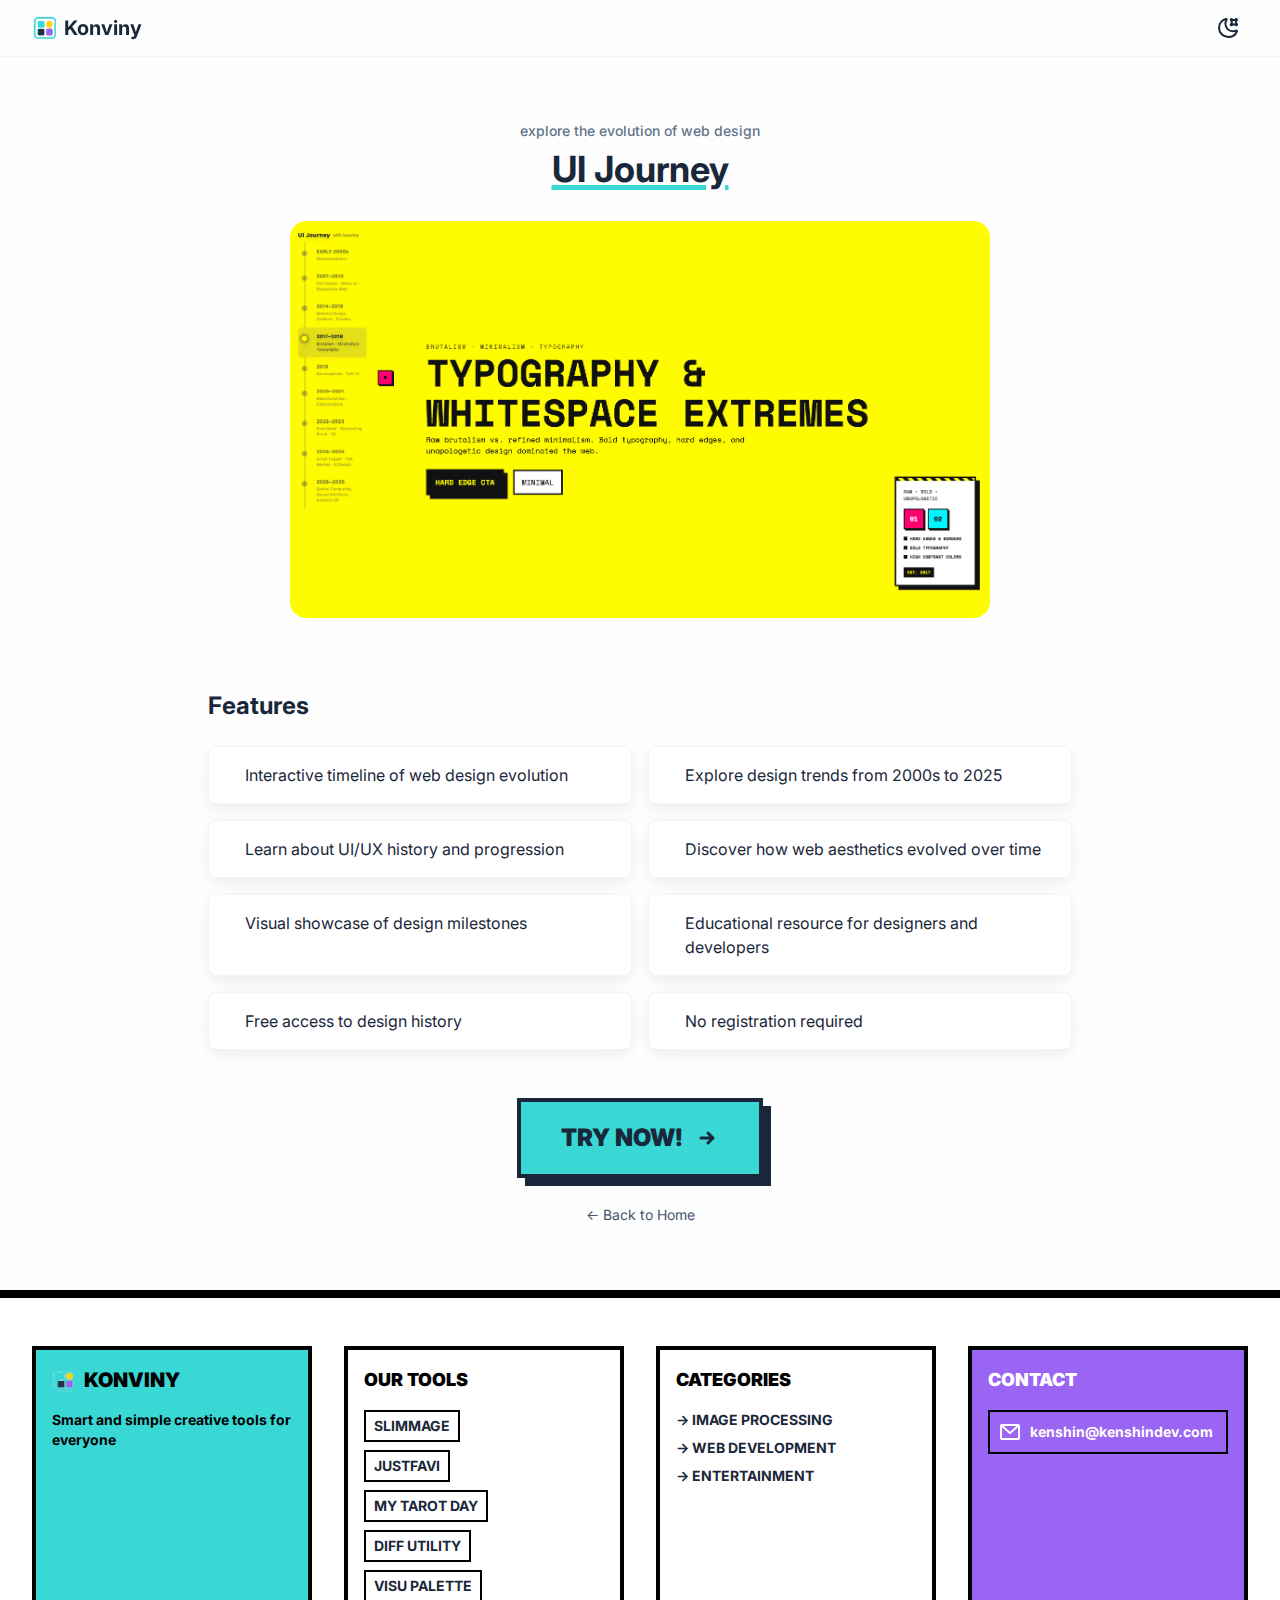
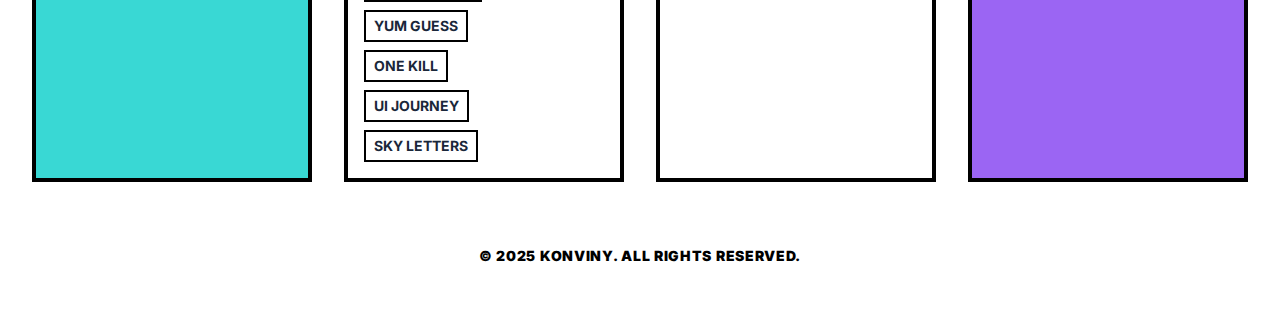
<file: ui-journey/index.html>
<!DOCTYPE html><html lang="en" class="__variable_e839f4"><head><meta charSet="utf-8"/><meta name="viewport" content="width=device-width, initial-scale=1"/><link rel="preload" href="/_next/static/media/cc27cf3ff100ea21-s.p.ttf" as="font" crossorigin="" type="font/ttf"/><link rel="preload" href="/_next/static/media/dd830f3b569412d7-s.p.ttf" as="font" crossorigin="" type="font/ttf"/><link rel="stylesheet" href="/_next/static/css/4d7235ef728b2380.css" data-precedence="next"/><link rel="preload" as="script" fetchPriority="low" href="/_next/static/chunks/webpack-4b0737ff5790cee2.js"/><script src="/_next/static/chunks/bd859cd3-9f33564e368807bf.js" async=""></script><script src="/_next/static/chunks/996-483d0aea5f76d61a.js" async=""></script><script src="/_next/static/chunks/main-app-f0a5578251a9ab48.js" async=""></script><script src="/_next/static/chunks/856-68f0d5fa09f45dbe.js" async=""></script><script src="/_next/static/chunks/943-a159c2981c260d78.js" async=""></script><script src="/_next/static/chunks/app/%5BappId%5D/page-9e0c6445bacd3487.js" async=""></script><script src="/_next/static/chunks/app/layout-2cc4cd8cb1996c1e.js" async=""></script><script async="" src="https://pagead2.googlesyndication.com/pagead/js/adsbygoogle.js?client=ca-pub-9855332655269860" crossorigin="anonymous"></script><meta name="theme-color" content="#ffffff"/><meta name="naver-site-verification" content="73f1cdd8a9dca3d95d954ed97cf0ef72aa200494"/><title>UI Journey - explore the evolution of web design | Konviny</title><meta name="description" content="Interactive timeline of web design trends from 2000s to 2025. Interactive timeline of web design evolution. Try UI Journey now for free!"/><meta name="author" content="Konviny"/><link rel="manifest" href="/site.webmanifest" crossorigin="use-credentials"/><meta name="keywords" content="UI Journey,explore the evolution of web design,Web Development,free online tool,web tool,Konviny"/><meta name="creator" content="Konviny"/><meta name="publisher" content="Konviny"/><meta name="robots" content="index, follow"/><meta name="googlebot" content="index, follow, max-video-preview:-1, max-image-preview:large, max-snippet:-1"/><link rel="canonical" href="https://www.konviny.com/ui-journey/"/><meta name="format-detection" content="telephone=no, address=no, email=no"/><meta name="naver-site-verification" content="73f1cdd8a9dca3d95d954ed97cf0ef72aa200494"/><meta property="og:title" content="UI Journey - explore the evolution of web design"/><meta property="og:description" content="Interactive timeline of web design trends from 2000s to 2025"/><meta property="og:url" content="https://www.konviny.com/ui-journey/"/><meta property="og:site_name" content="Konviny"/><meta property="og:image" content="https://www.konviny.com/images/ui-journey.png"/><meta property="og:image:width" content="1200"/><meta property="og:image:height" content="630"/><meta property="og:image:alt" content="UI Journey - explore the evolution of web design"/><meta property="og:type" content="website"/><meta name="twitter:card" content="summary_large_image"/><meta name="twitter:title" content="UI Journey - explore the evolution of web design"/><meta name="twitter:description" content="Interactive timeline of web design trends from 2000s to 2025"/><meta name="twitter:image" content="https://www.konviny.com/images/ui-journey.png"/><link rel="icon" href="/favicon.ico"/><link rel="icon" href="/favicon-16x16.png" sizes="16x16" type="image/png"/><link rel="icon" href="/favicon-32x32.png" sizes="32x32" type="image/png"/><link rel="icon" href="/favicon-48x48.png" sizes="48x48" type="image/png"/><link rel="icon" href="/favicon-192x192.png" sizes="192x192" type="image/png"/><link rel="icon" href="/favicon-512x512.png" sizes="512x512" type="image/png"/><link rel="apple-touch-icon" href="/apple-touch-icon.png" sizes="180x180" type="image/png"/><meta name="next-size-adjust"/><script>(function(w,d,s,l,i){w[l]=w[l]||[];w[l].push({'gtm.start':
new Date().getTime(),event:'gtm.js'});var f=d.getElementsByTagName(s)[0],
j=d.createElement(s),dl=l!='dataLayer'?'&l='+l:'';j.async=true;j.src=
'https://www.googletagmanager.com/gtm.js?id='+i+dl;f.parentNode.insertBefore(j,f);
})(window,document,'script','dataLayer','GTM-N2DC6952');</script><script type="application/ld+json">{"@context":"https://schema.org","@type":"Organization","name":"Konviny","url":"https://www.konviny.com","logo":"https://www.konviny.com/logo.png","description":"Free online tools for image conversion, favicon generation, tarot reading, and more. Fast, secure, and easy to use.","sameAs":[],"contactPoint":{"@type":"ContactPoint","contactType":"customer service","availableLanguage":"English"},"hasOfferCatalog":{"@type":"OfferCatalog","name":"Web Applications","itemListElement":[{"@type":"Offer","itemOffered":{"@type":"SoftwareApplication","name":"Slimmage","description":"Convert and optimize images quickly and easily","url":"https://slimmage.konviny.com/","applicationCategory":"MultimediaApplication","operatingSystem":"Web Browser"}},{"@type":"Offer","itemOffered":{"@type":"SoftwareApplication","name":"JustFavi","description":"Create the perfect favicon package in 3 steps","url":"https://justfavi.konviny.com/en/","applicationCategory":"DeveloperApplication","operatingSystem":"Web Browser"}},{"@type":"Offer","itemOffered":{"@type":"SoftwareApplication","name":"My Tarot Day","description":"Check your daily fortune with tarot cards","url":"https://my-tarot-day.konviny.com/","applicationCategory":"EntertainmentApplication","operatingSystem":"Web Browser"}},{"@type":"Offer","itemOffered":{"@type":"SoftwareApplication","name":"Diff Utility","description":"Compare text, JSON, Excel, and images","url":"https://diff-utility.konviny.com/","applicationCategory":"DeveloperApplication","operatingSystem":"Web Browser"}},{"@type":"Offer","itemOffered":{"@type":"SoftwareApplication","name":"Visu Palette","description":"Extract colors from images to create palettes","url":"https://visu-palette.konviny.com/","applicationCategory":"DesignApplication","operatingSystem":"Web Browser"}},{"@type":"Offer","itemOffered":{"@type":"SoftwareApplication","name":"Yum Guess","description":"Fun food guessing game","url":"https://yum-guess.konviny.com/","applicationCategory":"GameApplication","operatingSystem":"Web Browser"}},{"@type":"Offer","itemOffered":{"@type":"SoftwareApplication","name":"One Kill","description":"Fast-paced 2D top-down battle game where one precise skill shot decides the winner","url":"https://onekill.konviny.com/","applicationCategory":"GameApplication","operatingSystem":"Web Browser"}},{"@type":"Offer","itemOffered":{"@type":"SoftwareApplication","name":"UI Journey","description":"Interactive timeline of web design trends from 2000s to 2025","url":"https://ui-journey.konviny.com/","applicationCategory":"DesignApplication","operatingSystem":"Web Browser"}}]}}</script><script type="application/ld+json">{"@context":"https://schema.org","@type":"WebSite","name":"Konviny","url":"https://www.konviny.com","description":"Smart and simple creative tools - Free online tools for image conversion, favicon generation, tarot reading, and more","inLanguage":"en-US","isPartOf":{"@type":"Organization","name":"Konviny"}}</script><script src="/_next/static/chunks/polyfills-42372ed130431b0a.js" noModule=""></script></head><body class="__className_e839f4 antialiased"><noscript><iframe src="https://www.googletagmanager.com/ns.html?id=GTM-N2DC6952" height="0" width="0" style="display:none;visibility:hidden"></iframe></noscript><script>((e,t,r,n,a,o,l,i)=>{let u=document.documentElement,s=["light","dark"];function c(t){(Array.isArray(e)?e:[e]).forEach(e=>{let r="class"===e,n=r&&o?a.map(e=>o[e]||e):a;r?(u.classList.remove(...n),u.classList.add(o&&o[t]?o[t]:t)):u.setAttribute(e,t)}),i&&s.includes(t)&&(u.style.colorScheme=t)}if(n)c(n);else try{let e=localStorage.getItem(t)||r,n=l&&"system"===e?window.matchMedia("(prefers-color-scheme: dark)").matches?"dark":"light":e;c(n)}catch(e){}})("class","theme","light",null,["light","dark"],null,false,true)</script><div class="flex min-h-screen flex-col bg-background dark:bg-background-dark"><header class="sticky top-0 z-50 w-full border-b border-konviny-100 dark:border-konviny-800 bg-background/80 dark:bg-background-dark/80 backdrop-blur-md relative"><div class="container mx-auto px-4 sm:px-6 lg:px-8"><div class="flex h-14 items-center justify-between"><div class="flex items-center"><a href="/" class="flex items-center gap-2"><svg width="24" height="24" viewBox="0 0 120 139" version="1.1" xmlns="http://www.w3.org/2000/svg"><path fill="rgb(235,248,248)" stroke="rgb(235,248,248)" stroke-width="1" opacity="1" d="M 8.5 12 L 5.5 16 L 8.5 12 Z "></path><path fill="rgb(235,248,248)" stroke="rgb(235,248,248)" stroke-width="1" opacity="1" d="M 23.5 15 L 106 15.5 L 23.5 16 L 23.5 15 Z "></path><path fill="rgb(235,248,248)" stroke="rgb(235,248,248)" stroke-width="1" opacity="1" d="M 19.5 16 L 21 16.5 L 18.5 18 L 19.5 16 Z "></path><path fill="rgb(235,248,248)" stroke="rgb(235,248,248)" stroke-width="1" opacity="1" d="M 16.5 18 L 13.5 22 L 16.5 18 Z "></path><path fill="rgb(235,248,248)" stroke="rgb(235,248,248)" stroke-width="1" opacity="1" d="M 1.5 25 L 2 27.5 L 1 27.5 L 1.5 25 Z "></path><path fill="rgb(235,248,248)" stroke="rgb(235,248,248)" stroke-width="1" opacity="1" d="M 129.5 25 L 130 112.5 L 129 112.5 L 129.5 25 Z "></path><path fill="rgb(235,248,248)" stroke="rgb(235,248,248)" stroke-width="1" opacity="1" d="M 28.5 28 L 58 28.5 L 28.5 29 L 28.5 28 Z "></path><path fill="rgb(235,248,248)" stroke="rgb(235,248,248)" stroke-width="1" opacity="1" d="M 25.5 64 L 26.5 66 L 25.5 64 Z "></path><path fill="rgb(235,248,248)" stroke="rgb(235,248,248)" stroke-width="1" opacity="1" d="M 26.5 75 L 25.5 77 L 26.5 75 Z "></path><path fill="rgb(235,248,248)" stroke="rgb(235,248,248)" stroke-width="1" opacity="1" d="M 59.5 75 L 60.5 77 L 59.5 75 Z "></path><path fill="rgb(235,248,248)" stroke="rgb(235,248,248)" stroke-width="1" opacity="1" d="M 74.5 109 L 75.5 111 L 74.5 109 Z "></path><path fill="rgb(235,248,248)" stroke="rgb(235,248,248)" stroke-width="1" opacity="1" d="M 108.5 109 L 107.5 111 L 108.5 109 Z "></path><path fill="rgb(235,248,248)" stroke="rgb(235,248,248)" stroke-width="1" opacity="1" d="M 1.5 110 L 2 112.5 L 1 112.5 L 1.5 110 Z "></path><path fill="rgb(235,248,248)" stroke="rgb(235,248,248)" stroke-width="1" opacity="1" d="M 30.5 112 L 55 112.5 L 30.5 113 L 30.5 112 Z "></path><path fill="rgb(235,248,248)" stroke="rgb(235,248,248)" stroke-width="1" opacity="1" d="M 116.5 118 L 115.5 120 L 116.5 118 Z "></path><path fill="rgb(235,248,248)" stroke="rgb(235,248,248)" stroke-width="1" opacity="1" d="M 17.5 120 L 18.5 122 L 17.5 120 Z "></path><path fill="rgb(235,248,248)" stroke="rgb(235,248,248)" stroke-width="1" opacity="1" d="M 125.5 122 L 124.5 124 L 125.5 122 Z "></path><path fill="rgb(235,248,248)" stroke="rgb(235,248,248)" stroke-width="1" opacity="1" d="M 6.5 123 L 10.5 128 L 6.5 123 Z "></path><path fill="rgb(235,248,248)" stroke="rgb(235,248,248)" stroke-width="1" opacity="1" d="M 121.5 126 L 120.5 128 L 121.5 126 Z "></path><path fill="rgb(235,248,248)" stroke="rgb(235,248,248)" stroke-width="1" opacity="1" d="M 23.5 132 L 109 132.5 L 23.5 133 L 23.5 132 Z "></path><path fill="rgb(250,251,252)" stroke="rgb(250,251,252)" stroke-width="1" opacity="1" d="M 10.5 10 L 9.5 12 L 10.5 10 Z "></path><path fill="rgb(250,251,252)" stroke="rgb(250,251,252)" stroke-width="1" opacity="1" d="M 122.5 12 L 124.5 15 L 122.5 12 Z "></path><path fill="rgb(250,251,252)" stroke="rgb(250,251,252)" stroke-width="1" opacity="1" d="M 116.5 20 L 117.5 22 L 116.5 20 Z "></path><path fill="rgb(250,251,252)" stroke="rgb(250,251,252)" stroke-width="1" opacity="1" d="M 58.5 28 L 59.5 30 L 58.5 28 Z "></path><path fill="rgb(250,251,252)" stroke="rgb(250,251,252)" stroke-width="1" opacity="1" d="M 62.5 35 L 63 39.5 L 62 39.5 L 62.5 35 Z "></path><path fill="rgb(250,251,252)" stroke="rgb(250,251,252)" stroke-width="1" opacity="1" d="M 62.5 45 L 63 48.5 L 62 48.5 L 62.5 45 Z "></path><path fill="rgb(250,251,252)" stroke="rgb(250,251,252)" stroke-width="1" opacity="1" d="M 62.5 50 L 63 56.5 L 62 56.5 L 62.5 50 Z "></path><path fill="rgb(250,251,252)" stroke="rgb(250,251,252)" stroke-width="1" opacity="1" d="M 29.5 67 L 57 67.5 L 29.5 68 L 29.5 67 Z "></path><path fill="rgb(250,251,252)" stroke="rgb(250,251,252)" stroke-width="1" opacity="1" d="M 77.5 73 L 105 73.5 L 77.5 74 L 76.5 75 L 77.5 73 Z "></path><path fill="rgb(250,251,252)" stroke="rgb(250,251,252)" stroke-width="1" opacity="1" d="M 108.5 76 L 109.5 78 L 108.5 76 Z "></path><path fill="rgb(250,251,252)" stroke="rgb(250,251,252)" stroke-width="1" opacity="1" d="M 72.5 80 L 73 90.5 L 72 90.5 L 72.5 80 Z "></path><path fill="rgb(250,251,252)" stroke="rgb(250,251,252)" stroke-width="1" opacity="1" d="M 110.5 80 L 111 106.5 L 110 106.5 L 110.5 80 Z "></path><path fill="rgb(250,251,252)" stroke="rgb(250,251,252)" stroke-width="1" opacity="1" d="M 72.5 92 L 73 105.5 L 72 105.5 L 72.5 92 Z "></path><path fill="rgb(250,251,252)" stroke="rgb(250,251,252)" stroke-width="1" opacity="1" d="M 25.5 110 L 26.5 112 L 25.5 110 Z "></path><path fill="rgb(250,251,252)" stroke="rgb(250,251,252)" stroke-width="1" opacity="1" d="M 78.5 112 L 105 112.5 L 78.5 113 L 78.5 112 Z "></path><path fill="rgb(250,251,252)" stroke="rgb(250,251,252)" stroke-width="1" opacity="1" d="M 13.5 116 L 15.5 119 L 13.5 116 Z "></path><path fill="rgb(250,251,252)" stroke="rgb(250,251,252)" stroke-width="1" opacity="1" d="M 24.5 122 L 108 122.5 L 24.5 123 L 24.5 122 Z "></path><path fill="rgb(182,232,234)" stroke="rgb(182,232,234)" stroke-width="1" opacity="1" d="M 21.5 6 L 24 6.5 L 21.5 7 L 21.5 6 Z "></path><path fill="rgb(182,232,234)" stroke="rgb(182,232,234)" stroke-width="1" opacity="1" d="M 106.5 6 L 109 6.5 L 106.5 7 L 106.5 6 Z "></path><path fill="rgb(182,232,234)" stroke="rgb(182,232,234)" stroke-width="1" opacity="1" d="M 16.5 7 L 19 7.5 L 16.5 8 L 16.5 7 Z "></path><path fill="rgb(182,232,234)" stroke="rgb(182,232,234)" stroke-width="1" opacity="1" d="M 120.5 11 L 124.5 16 L 120.5 11 Z "></path><path fill="rgb(182,232,234)" stroke="rgb(182,232,234)" stroke-width="1" opacity="1" d="M 106.5 15 L 110 15.5 L 106.5 16 L 106.5 15 Z "></path><path fill="rgb(182,232,234)" stroke="rgb(182,232,234)" stroke-width="1" opacity="1" d="M 125.5 17 L 126.5 19 L 125.5 17 Z "></path><path fill="rgb(182,232,234)" stroke="rgb(182,232,234)" stroke-width="1" opacity="1" d="M 115.5 18 L 117.5 21 L 115.5 18 Z "></path><path fill="rgb(182,232,234)" stroke="rgb(182,232,234)" stroke-width="1" opacity="1" d="M 10.5 26 L 11 110.5 L 10 110.5 L 10.5 26 Z "></path><path fill="rgb(182,232,234)" stroke="rgb(182,232,234)" stroke-width="1" opacity="1" d="M 120.5 26 L 121 111.5 L 120 111.5 L 120.5 26 Z "></path><path fill="rgb(182,232,234)" stroke="rgb(182,232,234)" stroke-width="1" opacity="1" d="M 1.5 28 L 2 109.5 L 1 109.5 L 1.5 28 Z "></path><path fill="rgb(182,232,234)" stroke="rgb(182,232,234)" stroke-width="1" opacity="1" d="M 27.5 29 L 25.5 32 L 27.5 29 Z "></path><path fill="rgb(182,232,234)" stroke="rgb(182,232,234)" stroke-width="1" opacity="1" d="M 58.5 29 L 60.5 32 L 58.5 29 Z "></path><path fill="rgb(182,232,234)" stroke="rgb(182,232,234)" stroke-width="1" opacity="1" d="M 24.5 34 L 25 41.5 L 24 41.5 L 24.5 34 Z "></path><path fill="rgb(182,232,234)" stroke="rgb(182,232,234)" stroke-width="1" opacity="1" d="M 24.5 50 L 25 52.5 L 24 52.5 L 24.5 50 Z "></path><path fill="rgb(182,232,234)" stroke="rgb(182,232,234)" stroke-width="1" opacity="1" d="M 29.5 74 L 56 74.5 L 29.5 75 L 29.5 74 Z "></path><path fill="rgb(182,232,234)" stroke="rgb(182,232,234)" stroke-width="1" opacity="1" d="M 25.5 109 L 26.5 111 L 25.5 109 Z "></path><path fill="rgb(182,232,234)" stroke="rgb(182,232,234)" stroke-width="1" opacity="1" d="M 60.5 109 L 59.5 111 L 60.5 109 Z "></path><path fill="rgb(182,232,234)" stroke="rgb(182,232,234)" stroke-width="1" opacity="1" d="M 118.5 116 L 117.5 118 L 118.5 116 Z "></path><path fill="rgb(182,232,234)" stroke="rgb(182,232,234)" stroke-width="1" opacity="1" d="M 15.5 119 L 16.5 121 L 15.5 119 Z "></path><path fill="rgb(182,232,234)" stroke="rgb(182,232,234)" stroke-width="1" opacity="1" d="M 126.5 120 L 125.5 122 L 126.5 120 Z "></path><path fill="rgb(182,232,234)" stroke="rgb(182,232,234)" stroke-width="1" opacity="1" d="M 5.5 121 L 6.5 123 L 5.5 121 Z "></path><path fill="rgb(182,232,234)" stroke="rgb(182,232,234)" stroke-width="1" opacity="1" d="M 123.5 124 L 122.5 126 L 123.5 124 Z "></path><path fill="rgb(182,232,234)" stroke="rgb(182,232,234)" stroke-width="1" opacity="1" d="M 11.5 127 L 12.5 129 L 11.5 127 Z "></path><path fill="rgb(182,232,234)" stroke="rgb(182,232,234)" stroke-width="1" opacity="1" d="M 119.5 127 L 118.5 129 L 119.5 127 Z "></path><path fill="rgb(253,253,252)" stroke="rgb(253,253,252)" stroke-width="1" opacity="1" d="M 63.5 16 L 67 16.5 L 63.5 17 L 63.5 16 Z "></path><path fill="rgb(253,253,252)" stroke="rgb(253,253,252)" stroke-width="1" opacity="1" d="M 75.5 16 L 78 16.5 L 75.5 17 L 75.5 16 Z "></path><path fill="rgb(253,253,252)" stroke="rgb(253,253,252)" stroke-width="1" opacity="1" d="M 88.5 16 L 92 16.5 L 88.5 17 L 88.5 16 Z "></path><path fill="rgb(253,253,252)" stroke="rgb(253,253,252)" stroke-width="1" opacity="1" d="M 83 28 L 87 28.5 L 83.5 30 L 83 28 Z "></path><path fill="rgb(253,253,252)" stroke="rgb(253,253,252)" stroke-width="1" opacity="1" d="M 95.5 28 L 99 29.5 L 97.5 29 Q 94.5 29.5 95.5 28 Z "></path><path fill="rgb(253,253,252)" stroke="rgb(253,253,252)" stroke-width="1" opacity="1" d="M 79.5 31 L 75.5 36 L 75 34 L 79.5 31 Z "></path><path fill="rgb(253,253,252)" stroke="rgb(253,253,252)" stroke-width="1" opacity="1" d="M 102.5 31 L 107.5 37 L 102.5 31 Z "></path><path fill="rgb(253,253,252)" stroke="rgb(253,253,252)" stroke-width="1" opacity="1" d="M 63.5 36 L 64 55.5 L 63 55.5 L 63.5 36 Z "></path><path fill="rgb(253,253,252)" stroke="rgb(253,253,252)" stroke-width="1" opacity="1" d="M 108.5 38 Q 111.6 39.4 111 44.5 L 110 44.5 L 108.5 38 Z "></path><path fill="rgb(253,253,252)" stroke="rgb(253,253,252)" stroke-width="1" opacity="1" d="M 73.5 39 L 73 40.5 L 72 52.5 L 73 54.5 L 72 54.5 Q 69.3 50.7 71 42.5 L 73.5 39 Z "></path><path fill="rgb(253,253,252)" stroke="rgb(253,253,252)" stroke-width="1" opacity="1" d="M 109.5 54 L 110 56.5 L 108 57.5 L 109.5 54 Z "></path><path fill="rgb(253,253,252)" stroke="rgb(253,253,252)" stroke-width="1" opacity="1" d="M 73.5 56 L 75 58.5 L 73 57.5 L 73.5 56 Z "></path><path fill="rgb(253,253,252)" stroke="rgb(253,253,252)" stroke-width="1" opacity="1" d="M 107.5 59 L 106 61.5 Q 106.8 63.8 104.5 63 L 102 64.5 L 107.5 59 Z "></path><path fill="rgb(253,253,252)" stroke="rgb(253,253,252)" stroke-width="1" opacity="1" d="M 75.5 60 L 79 64.5 L 78 64.5 L 75.5 60 Z "></path><path fill="rgb(253,253,252)" stroke="rgb(253,253,252)" stroke-width="1" opacity="1" d="M 61.5 64 L 59.5 67 L 61.5 64 Z "></path><path fill="rgb(253,253,252)" stroke="rgb(253,253,252)" stroke-width="1" opacity="1" d="M 80.5 64 L 85 66.5 L 83.5 67 L 80.5 64 Z "></path><path fill="rgb(253,253,252)" stroke="rgb(253,253,252)" stroke-width="1" opacity="1" d="M 86.5 67 L 96 67.5 L 86.5 68 L 86.5 67 Z "></path><path fill="rgb(253,253,252)" stroke="rgb(253,253,252)" stroke-width="1" opacity="1" d="M 104.5 72 L 105.5 74 L 104.5 72 Z "></path><path fill="rgb(253,253,252)" stroke="rgb(253,253,252)" stroke-width="1" opacity="1" d="M 76.5 73 L 73.5 77 L 74 75.5 Q 73.3 73.3 75.5 74 L 76.5 73 Z "></path><path fill="rgb(253,253,252)" stroke="rgb(253,253,252)" stroke-width="1" opacity="1" d="M 58.5 74 L 61 75.5 L 59.5 75 L 58.5 74 Z "></path><path fill="rgb(253,253,252)" stroke="rgb(253,253,252)" stroke-width="1" opacity="1" d="M 108.5 75 L 109.5 77 L 108.5 75 Z "></path><path fill="rgb(253,253,252)" stroke="rgb(253,253,252)" stroke-width="1" opacity="1" d="M 62.5 86 L 63 88.5 L 62 88.5 L 62.5 86 Z "></path><path fill="rgb(253,253,252)" stroke="rgb(253,253,252)" stroke-width="1" opacity="1" d="M 23.5 108 L 24.5 110 Q 21.7 110.7 23.5 108 Z "></path><path fill="rgb(253,253,252)" stroke="rgb(253,253,252)" stroke-width="1" opacity="1" d="M 109.5 109 L 108.5 111 L 109.5 109 Z "></path><path fill="rgb(253,253,252)" stroke="rgb(253,253,252)" stroke-width="1" opacity="1" d="M 74.5 110 L 75.5 112 L 74.5 110 Z "></path><path fill="rgb(253,253,252)" stroke="rgb(253,253,252)" stroke-width="1" opacity="1" d="M 113.5 119 L 112.5 121 L 113.5 119 Z "></path><path fill="rgb(254,210,11)" stroke="rgb(254,210,11)" stroke-width="1" opacity="1" d="M 86.5 29 L 95.5 29 L 105 34 L 110 43.5 L 110 51.5 Q 107.5 60.5 100.5 65 Q 95.9 67.9 87.5 67 Q 79.2 64.8 75 58.5 L 72 46.5 Q 73.6 35.6 81.5 31 L 86.5 29 Z "></path><path fill="rgb(252,244,216)" stroke="rgb(252,244,216)" stroke-width="1" opacity="1" d="M 87.5 28 L 95 28.5 L 87.5 29 L 87.5 28 Z "></path><path fill="rgb(252,244,216)" stroke="rgb(252,244,216)" stroke-width="1" opacity="1" d="M 80.5 31 L 75.5 37 L 80.5 31 Z "></path><path fill="rgb(252,244,216)" stroke="rgb(252,244,216)" stroke-width="1" opacity="1" d="M 101.5 31 L 103.5 34 L 101.5 31 Z "></path><path fill="rgb(252,244,216)" stroke="rgb(252,244,216)" stroke-width="1" opacity="1" d="M 105.5 35 L 107.5 38 L 105.5 35 Z "></path><path fill="rgb(252,244,216)" stroke="rgb(252,244,216)" stroke-width="1" opacity="1" d="M 72.5 43 L 73 45.5 L 72 45.5 L 72.5 43 Z "></path><path fill="rgb(252,244,216)" stroke="rgb(252,244,216)" stroke-width="1" opacity="1" d="M 110.5 45 L 111 50.5 L 110 50.5 L 110.5 45 Z "></path><path fill="rgb(252,244,216)" stroke="rgb(252,244,216)" stroke-width="1" opacity="1" d="M 72.5 50 L 73 52.5 L 72 52.5 L 72.5 50 Z "></path><path fill="rgb(252,244,216)" stroke="rgb(252,244,216)" stroke-width="1" opacity="1" d="M 108.5 55 L 109 56.5 L 101.5 65 L 107 58.5 L 108.5 55 Z "></path><path fill="rgb(252,244,216)" stroke="rgb(252,244,216)" stroke-width="1" opacity="1" d="M 75.5 59 L 79.5 64 L 75.5 59 Z "></path><path fill="rgb(65,213,216)" stroke="rgb(65,213,216)" stroke-width="1" opacity="1" d="M 24.5 6 L 105.5 6 L 115 8 L 115.5 10 L 117 9.5 L 116.5 11 L 118.5 10 L 123.5 16 L 125 16.5 L 124.5 18 L 127 19.5 L 128 21.5 L 127 22.5 L 127 39.5 L 126 40.5 L 127 41.5 L 127 53.5 L 127 55.5 L 126 59.5 L 127 60.5 L 127 73.5 L 127 75.5 L 127 83.5 L 126 84.5 L 127 85.5 L 127 114.5 L 128 115.5 L 127 118.5 L 123.5 124 L 122 123.5 L 120.5 127 L 115.5 130 L 114 129.5 Q 114.9 132.5 110.5 131 L 109.5 132 L 21.5 132 L 17 131 L 16.5 129 L 14.5 129 L 7 123.5 L 7 121 Q 4.3 122.1 5 119.5 L 4.5 117 Q 1.9 117.8 3 114.5 L 2 109.5 L 2.5 107 L 4 106.5 L 2 105.5 L 3 103.5 L 3 99.5 L 2 97.5 L 3 94.5 L 2 87.5 L 2 85.5 L 3 81.5 L 3 79.5 L 4 76.5 L 2 72.5 L 2.5 68 L 4 67.5 L 2 57.5 L 3 53.5 L 3 51.5 L 2 45.5 L 3 40.5 L 2 37.5 L 3 33.5 L 3 31.5 L 2 24.5 L 5.5 17 L 7 16.5 L 6 15.5 L 10.5 11 L 12 11.5 L 13.5 9 L 16.5 8 Q 18 10.5 19.5 7 L 24.5 6 Z M 34 7 L 34 8 L 36 8 L 34 7 Z M 38 7 L 38 8 L 41 8 L 38 7 Z M 44 7 L 44 8 L 47 8 L 44 7 Z M 54 7 L 54 8 L 60 8 L 54 7 Z M 74 7 L 74 8 L 76 8 L 74 7 Z M 82 7 L 82 8 L 84 8 L 82 7 Z M 89 7 L 89 8 L 91 8 L 89 7 Z M 93 7 L 93 8 L 96 8 L 93 7 Z M 86 13 L 85 14 L 24 14 L 20 16 L 18 16 L 12 24 L 10 24 L 11 26 L 9 26 L 10 32 L 10 34 L 9 36 L 10 39 L 9 41 L 9 65 L 10 66 L 9 71 L 9 93 L 10 94 L 9 97 L 10 100 L 10 102 L 8 109 Q 12 110 12 116 L 12 118 L 14 118 L 16 122 L 18 121 L 21 123 L 112 123 Q 113 119 115 122 L 119 117 Q 118 114 121 115 L 120 114 Q 119 111 122 112 L 122 82 L 123 81 L 122 77 L 122 75 Q 120 70 124 71 L 124 70 Q 121 71 122 67 L 122 65 Q 120 58 123 57 L 122 55 L 123 52 L 122 50 L 123 46 L 122 42 L 122 40 L 123 37 L 122 35 L 123 32 L 122 30 L 122 26 Q 119 27 120 25 L 120 23 L 119 22 Q 120 20 117 18 Q 113 19 114 16 L 107 14 L 103 15 L 102 14 L 87 14 L 86 13 Z M 37 124 L 37 125 L 42 125 L 37 124 Z M 54 124 L 54 125 L 58 125 L 54 124 Z M 93 124 L 93 125 L 98 125 L 93 124 Z M 85 127 Q 83 130 86 129 L 85 127 Z "></path><path fill="rgb(65,213,216)" stroke="rgb(65,213,216)" stroke-width="1" opacity="1" d="M 128.5 25 L 129 113.5 L 128 113.5 L 128.5 25 Z "></path><path fill="rgb(65,213,216)" stroke="rgb(65,213,216)" stroke-width="1" opacity="1" d="M 59.5 32 L 61 32.5 L 58.5 34 L 59.5 32 Z "></path><path fill="rgb(65,213,216)" stroke="rgb(65,213,216)" stroke-width="1" opacity="1" d="M 61.5 34 L 62 61.5 L 61 61.5 L 60.5 50 L 58.5 51 L 58.5 50 L 60 49.5 L 58 48.5 L 60 48 L 61 45.5 L 61.5 34 Z "></path><path fill="rgb(65,213,216)" stroke="rgb(65,213,216)" stroke-width="1" opacity="1" d="M 24.5 42 L 25 49.5 L 24 49.5 L 24.5 42 Z "></path><path fill="rgb(65,213,216)" stroke="rgb(65,213,216)" stroke-width="1" opacity="1" d="M 59.5 54 L 58.5 56 L 59.5 54 Z "></path><path fill="rgb(65,213,216)" stroke="rgb(65,213,216)" stroke-width="1" opacity="1" d="M 24.5 55 L 25 58.5 L 24 58.5 L 24.5 55 Z "></path><path fill="rgb(65,213,216)" stroke="rgb(65,213,216)" stroke-width="1" opacity="1" d="M 58.5 60 L 59.5 62 Q 56.7 62.7 58.5 60 Z "></path><path fill="rgb(65,213,216)" stroke="rgb(65,213,216)" stroke-width="1" opacity="1" d="M 58.5 63 L 61 63.5 L 58 65.5 L 58.5 63 Z "></path><path fill="rgb(65,213,216)" stroke="rgb(65,213,216)" stroke-width="1" opacity="1" d="M 26.5 64 L 27.5 66 L 26.5 64 Z "></path><path fill="rgb(65,213,216)" stroke="rgb(65,213,216)" stroke-width="1" opacity="1" d="M 43.5 65 L 44.5 66 L 56 66.5 L 30.5 67 L 30.5 66 L 42.5 66 L 43.5 65 Z "></path><path fill="rgb(55,215,212)" stroke="rgb(55,215,212)" stroke-width="1" opacity="1" d="M 33.5 7 L 36 7.5 L 33.5 8 L 33.5 7 Z "></path><path fill="rgb(55,215,212)" stroke="rgb(55,215,212)" stroke-width="1" opacity="1" d="M 37.5 7 L 41 7.5 L 37.5 8 L 37.5 7 Z "></path><path fill="rgb(55,215,212)" stroke="rgb(55,215,212)" stroke-width="1" opacity="1" d="M 43.5 7 L 47 7.5 L 43.5 8 L 43.5 7 Z "></path><path fill="rgb(55,215,212)" stroke="rgb(55,215,212)" stroke-width="1" opacity="1" d="M 53.5 7 L 60 7.5 L 53.5 8 L 53.5 7 Z "></path><path fill="rgb(55,215,212)" stroke="rgb(55,215,212)" stroke-width="1" opacity="1" d="M 73.5 7 L 76 7.5 L 73.5 8 L 73.5 7 Z "></path><path fill="rgb(55,215,212)" stroke="rgb(55,215,212)" stroke-width="1" opacity="1" d="M 81.5 7 L 84 7.5 L 81.5 8 L 81.5 7 Z "></path><path fill="rgb(55,215,212)" stroke="rgb(55,215,212)" stroke-width="1" opacity="1" d="M 88.5 7 L 91 7.5 L 88.5 8 L 88.5 7 Z "></path><path fill="rgb(55,215,212)" stroke="rgb(55,215,212)" stroke-width="1" opacity="1" d="M 92.5 7 L 96 7.5 L 92.5 8 L 92.5 7 Z "></path><path fill="rgb(55,215,212)" stroke="rgb(55,215,212)" stroke-width="1" opacity="1" d="M 115.5 9 L 118 10.5 L 116.5 11 L 115.5 9 Z "></path><path fill="rgb(55,215,212)" stroke="rgb(55,215,212)" stroke-width="1" opacity="1" d="M 85.5 13 L 86.5 14 L 102 14.5 L 23.5 15 L 23.5 14 L 84.5 14 L 85.5 13 Z "></path><path fill="rgb(55,215,212)" stroke="rgb(55,215,212)" stroke-width="1" opacity="1" d="M 103.5 14 L 107 14.5 L 103.5 15 L 103.5 14 Z "></path><path fill="rgb(55,215,212)" stroke="rgb(55,215,212)" stroke-width="1" opacity="1" d="M 122.5 14 L 123.5 16 L 122.5 14 Z "></path><path fill="rgb(55,215,212)" stroke="rgb(55,215,212)" stroke-width="1" opacity="1" d="M 116.5 18 L 118.5 21 L 116.5 18 Z "></path><path fill="rgb(55,215,212)" stroke="rgb(55,215,212)" stroke-width="1" opacity="1" d="M 13.5 19 L 11.5 22 L 13.5 19 Z "></path><path fill="rgb(55,215,212)" stroke="rgb(55,215,212)" stroke-width="1" opacity="1" d="M 119.5 22 L 120.5 24 L 119.5 22 Z "></path><path fill="rgb(55,215,212)" stroke="rgb(55,215,212)" stroke-width="1" opacity="1" d="M 127.5 22 L 128 114.5 L 127 114.5 L 127 85.5 L 126 84.5 L 127 83.5 L 127 75.5 L 125.5 73 L 127 73.5 L 127 60.5 L 126 59.5 L 127 55.5 L 127 53.5 L 127 41.5 L 126 40.5 L 127 39.5 L 127.5 22 Z "></path><path fill="rgb(55,215,212)" stroke="rgb(55,215,212)" stroke-width="1" opacity="1" d="M 2.5 26 L 3 31.5 L 2 31.5 L 2.5 26 Z "></path><path fill="rgb(55,215,212)" stroke="rgb(55,215,212)" stroke-width="1" opacity="1" d="M 9.5 26 L 10 28.5 L 9 28.5 L 9.5 26 Z "></path><path fill="rgb(55,215,212)" stroke="rgb(55,215,212)" stroke-width="1" opacity="1" d="M 121.5 26 L 123 31.5 L 122 34.5 L 123 36.5 L 122 39.5 L 122 41.5 L 123 45.5 L 122 49.5 L 123 51.5 L 122 54.5 L 123 56.5 Q 120.3 58.3 122 64.5 L 122 66.5 Q 120.5 70.9 123.5 70 L 123.5 71 Q 120.5 70.1 122 74.5 L 123.5 77 L 122 76.5 L 123 80.5 L 122 81.5 L 121.5 112 L 121.5 26 Z "></path><path fill="rgb(55,215,212)" stroke="rgb(55,215,212)" stroke-width="1" opacity="1" d="M 30.5 29 L 56.5 29 L 60 31.5 L 58.5 34 L 60.5 33 L 61 45.5 L 60 47.5 L 61 50.5 L 61 62.5 L 59.5 64 L 58 63.5 L 57.5 66 L 44.5 66 L 42.5 66 L 28.5 66 L 26 63.5 L 25 60.5 L 25 38.5 L 25 36.5 Q 24.4 31.4 27.5 30 L 30.5 29 Z M 59 60 Q 57 63 60 62 L 59 60 Z "></path><path fill="rgb(55,215,212)" stroke="rgb(55,215,212)" stroke-width="1" opacity="1" d="M 9.5 35 L 10 37.5 L 9 37.5 L 9.5 35 Z "></path><path fill="rgb(55,215,212)" stroke="rgb(55,215,212)" stroke-width="1" opacity="1" d="M 2.5 40 L 3 44.5 L 2 44.5 L 2.5 40 Z "></path><path fill="rgb(55,215,212)" stroke="rgb(55,215,212)" stroke-width="1" opacity="1" d="M 9.5 40 L 10 64.5 L 9 64.5 L 9.5 40 Z "></path><path fill="rgb(55,215,212)" stroke="rgb(55,215,212)" stroke-width="1" opacity="1" d="M 2.5 49 L 3 51.5 L 2 51.5 L 2.5 49 Z "></path><path fill="rgb(55,215,212)" stroke="rgb(55,215,212)" stroke-width="1" opacity="1" d="M 2.5 53 L 3 56.5 L 2 56.5 L 2.5 53 Z "></path><path fill="rgb(55,215,212)" stroke="rgb(55,215,212)" stroke-width="1" opacity="1" d="M 2.5 58 L 3 66.5 L 4 67.5 L 2 68 L 2.5 58 Z "></path><path fill="rgb(55,215,212)" stroke="rgb(55,215,212)" stroke-width="1" opacity="1" d="M 9.5 70 L 10 92.5 L 9 92.5 L 9.5 70 Z "></path><path fill="rgb(55,215,212)" stroke="rgb(55,215,212)" stroke-width="1" opacity="1" d="M 2.5 75 Q 5.2 76.3 3 77.5 L 2.5 80 L 2.5 75 Z "></path><path fill="rgb(55,215,212)" stroke="rgb(55,215,212)" stroke-width="1" opacity="1" d="M 2.5 90 L 3 94.5 L 2 94.5 L 2.5 90 Z "></path><path fill="rgb(55,215,212)" stroke="rgb(55,215,212)" stroke-width="1" opacity="1" d="M 9.5 102 L 10 109.5 L 8 108.5 L 9.5 102 Z "></path><path fill="rgb(55,215,212)" stroke="rgb(55,215,212)" stroke-width="1" opacity="1" d="M 118.5 118 L 117.5 120 L 118.5 118 Z "></path><path fill="rgb(55,215,212)" stroke="rgb(55,215,212)" stroke-width="1" opacity="1" d="M 16.5 121 L 17.5 123 L 16.5 121 Z "></path><path fill="rgb(55,215,212)" stroke="rgb(55,215,212)" stroke-width="1" opacity="1" d="M 114.5 121 L 113.5 123 L 114.5 121 Z "></path><path fill="rgb(55,215,212)" stroke="rgb(55,215,212)" stroke-width="1" opacity="1" d="M 36.5 124 L 42 124.5 L 36.5 125 L 36.5 124 Z "></path><path fill="rgb(55,215,212)" stroke="rgb(55,215,212)" stroke-width="1" opacity="1" d="M 53.5 124 L 58 124.5 L 53.5 125 L 53.5 124 Z "></path><path fill="rgb(55,215,212)" stroke="rgb(55,215,212)" stroke-width="1" opacity="1" d="M 92.5 124 L 98 124.5 L 92.5 125 L 92.5 124 Z "></path><path fill="rgb(55,215,212)" stroke="rgb(55,215,212)" stroke-width="1" opacity="1" d="M 84.5 127 L 85.5 129 Q 82.7 129.7 84.5 127 Z "></path><path fill="rgb(153,100,242)" stroke="rgb(153,100,242)" stroke-width="1" opacity="1" d="M 78 75 L 102.5 75 L 104.5 76 L 106 75.5 L 105.5 77 L 108 77.5 L 108 108.5 Q 106.3 112.7 104.5 110 Q 101 112.5 93.5 111 L 89.5 110 L 84.5 111 L 76.5 110 L 74 107.5 L 73 105.5 L 73 81.5 L 75 78.5 Q 72.8 77.3 75.5 76 L 78 77 L 78 75 Z "></path><path fill="rgb(161,99,238)" stroke="rgb(161,99,238)" stroke-width="1" opacity="1" d="M 80.5 74 L 102.5 74 L 107 76.5 L 105.5 77 L 102.5 75 L 80.5 75 L 80.5 74 Z "></path><path fill="rgb(161,99,238)" stroke="rgb(161,99,238)" stroke-width="1" opacity="1" d="M 76 75 Q 79 74 78 77 L 74.5 79 L 76 76.5 L 76 75 Z "></path><path fill="rgb(161,99,238)" stroke="rgb(161,99,238)" stroke-width="1" opacity="1" d="M 108.5 78 L 109 107.5 L 108 107.5 L 108.5 78 Z "></path><path fill="rgb(161,99,238)" stroke="rgb(161,99,238)" stroke-width="1" opacity="1" d="M 74.5 108 L 75.5 110 L 74.5 108 Z "></path><path fill="rgb(161,99,238)" stroke="rgb(161,99,238)" stroke-width="1" opacity="1" d="M 107.5 109 L 106.5 111 L 107.5 109 Z "></path><path fill="rgb(161,99,238)" stroke="rgb(161,99,238)" stroke-width="1" opacity="1" d="M 77.5 110 L 84.5 111 L 89.5 110 L 102.5 111 L 104.5 110 L 104.5 111 L 102.5 112 L 79.5 112 L 77.5 110 Z "></path><path fill="rgb(252,253,252)" stroke="rgb(252,253,252)" stroke-width="1" opacity="1" d="M 0.5 34 L 1 37.5 L 0 37.5 L 0.5 34 Z "></path><path fill="rgb(252,253,252)" stroke="rgb(252,253,252)" stroke-width="1" opacity="1" d="M 62.5 42 L 63 44.5 L 62 44.5 L 62.5 42 Z "></path><path fill="rgb(252,253,252)" stroke="rgb(252,253,252)" stroke-width="1" opacity="1" d="M 62.5 57 L 63 60.5 L 62 60.5 L 62.5 57 Z "></path><path fill="rgb(252,253,252)" stroke="rgb(252,253,252)" stroke-width="1" opacity="1" d="M 30.5 73 L 55 73.5 L 30.5 74 L 30.5 73 Z "></path><path fill="rgb(252,253,252)" stroke="rgb(252,253,252)" stroke-width="1" opacity="1" d="M 62.5 89 L 63 95.5 L 62 95.5 L 62.5 89 Z "></path><path fill="rgb(252,253,252)" stroke="rgb(252,253,252)" stroke-width="1" opacity="1" d="M 0.5 90 L 1 97.5 L 0 97.5 L 0.5 90 Z "></path><path fill="rgb(252,253,252)" stroke="rgb(252,253,252)" stroke-width="1" opacity="1" d="M 62.5 99 L 63 103.5 L 62 103.5 L 62.5 99 Z "></path><path fill="rgb(252,253,252)" stroke="rgb(252,253,252)" stroke-width="1" opacity="1" d="M 60.5 110 L 59.5 112 L 60.5 110 Z "></path><path fill="rgb(252,253,252)" stroke="rgb(252,253,252)" stroke-width="1" opacity="1" d="M 8.5 126 L 9.5 128 L 8.5 126 Z "></path><path fill="rgb(26,51,74)" stroke="rgb(26,51,74)" stroke-width="1" opacity="1" d="M 28.5 75 L 57.5 75 L 61 78.5 L 61 107.5 L 60 110 L 57.5 111 L 33.5 111 L 32.5 112 L 26 109.5 L 25 107.5 L 25 78.5 L 26 76 L 28.5 75 Z "></path><path fill="rgb(99,112,127)" stroke="rgb(99,112,127)" stroke-width="1" opacity="1" d="M 59.5 76 L 60.5 78 L 59.5 76 Z "></path><path fill="rgb(99,112,127)" stroke="rgb(99,112,127)" stroke-width="1" opacity="1" d="M 61.5 81 L 62 105.5 L 61 105.5 L 61.5 81 Z "></path><path fill="rgb(99,112,127)" stroke="rgb(99,112,127)" stroke-width="1" opacity="1" d="M 24.5 85 L 25 105.5 L 24 105.5 L 24.5 85 Z "></path><path fill="rgb(99,112,127)" stroke="rgb(99,112,127)" stroke-width="1" opacity="1" d="M 29.5 111 L 32 111.5 L 29.5 112 L 29.5 111 Z "></path><path fill="rgb(99,112,127)" stroke="rgb(99,112,127)" stroke-width="1" opacity="1" d="M 33.5 111 L 56 111.5 L 33.5 112 L 33.5 111 Z "></path><path fill="rgb(170,142,225)" stroke="rgb(170,142,225)" stroke-width="1" opacity="1" d="M 77.5 74 L 80 74.5 L 77.5 75 L 77.5 74 Z "></path><path fill="rgb(170,142,225)" stroke="rgb(170,142,225)" stroke-width="1" opacity="1" d="M 106.5 75 L 108.5 78 L 106.5 75 Z "></path><path fill="rgb(170,142,225)" stroke="rgb(170,142,225)" stroke-width="1" opacity="1" d="M 24.5 80 L 25 84.5 L 24 84.5 L 24.5 80 Z "></path><path fill="rgb(170,142,225)" stroke="rgb(170,142,225)" stroke-width="1" opacity="1" d="M 109.5 80 L 110 105.5 L 109 105.5 L 109.5 80 Z "></path><path fill="rgb(252,254,254)" stroke="rgb(252,254,254)" stroke-width="1" opacity="1" d="M 14.5 21 L 13.5 23 L 14.5 21 Z "></path><path fill="rgb(252,254,254)" stroke="rgb(252,254,254)" stroke-width="1" opacity="1" d="M 0.5 28 L 1 33.5 L 0 33.5 L 0.5 28 Z "></path><path fill="rgb(252,254,254)" stroke="rgb(252,254,254)" stroke-width="1" opacity="1" d="M 27.5 28 L 26.5 30 L 27.5 28 Z "></path><path fill="rgb(252,254,254)" stroke="rgb(252,254,254)" stroke-width="1" opacity="1" d="M 0.5 38 L 1 44.5 L 0 44.5 L 0.5 38 Z "></path><path fill="rgb(252,254,254)" stroke="rgb(252,254,254)" stroke-width="1" opacity="1" d="M 0.5 47 L 1 49.5 L 0 49.5 L 0.5 47 Z "></path><path fill="rgb(252,254,254)" stroke="rgb(252,254,254)" stroke-width="1" opacity="1" d="M 0.5 53 L 1 55.5 L 0 55.5 L 0.5 53 Z "></path><path fill="rgb(252,254,254)" stroke="rgb(252,254,254)" stroke-width="1" opacity="1" d="M 0.5 57 L 1 64.5 L 0 64.5 L 0.5 57 Z "></path><path fill="rgb(252,254,254)" stroke="rgb(252,254,254)" stroke-width="1" opacity="1" d="M 0.5 69 L 1 71.5 L 0 71.5 L 0.5 69 Z "></path><path fill="rgb(252,254,254)" stroke="rgb(252,254,254)" stroke-width="1" opacity="1" d="M 0.5 84 L 1 86.5 L 0 86.5 L 0.5 84 Z "></path></svg><span class="text-xl font-bold text-text dark:text-text-dark">Konviny</span></a></div><button class="p-2 rounded-lg hover:bg-konviny-100 dark:hover:bg-konviny-800 transition-colors" aria-label="Toggle dark mode"><div class="w-6 h-6"></div></button></div></div></header><main class="flex-1 py-16"><div class="mx-auto max-w-4xl px-4"><div class="mb-12 text-center"><h2 class="mb-2 text-sm font-medium text-konviny-500 dark:text-konviny-400">explore the evolution of web design</h2><h1 class="mb-8 text-4xl font-bold"><a href="https://ui-journey.konviny.com/" target="_blank" rel="noopener noreferrer" class="text-text dark:text-text-dark underline decoration-[5px] decoration-accent dark:decoration-accent-dark hover:opacity-80 transition-opacity">UI Journey</a></h1><div class="mx-auto mb-6 inline-flex items-center justify-center rounded-2xl overflow-hidden "><img alt="UI Journey logo" loading="lazy" width="700" height="1000" decoding="async" data-nimg="1" class="rounded-2xl shadow-lg" style="color:transparent" src="/images/ui-journey.png"/></div></div><div class="mb-12"><h2 class="mb-6 text-2xl font-bold text-text dark:text-text-dark">Features</h2><div class="grid gap-4 md:grid-cols-2"><div class="flex items-start gap-3 rounded-lg bg-white dark:bg-konviny-800 p-4 shadow-soft border border-konviny-100 dark:border-konviny-700"><div class="mt-1 h-2 w-2 rounded-full bg-gradient-to-br from-indigo-500 to-violet-500"></div><span class="text-text dark:text-text-dark">Interactive timeline of web design evolution</span></div><div class="flex items-start gap-3 rounded-lg bg-white dark:bg-konviny-800 p-4 shadow-soft border border-konviny-100 dark:border-konviny-700"><div class="mt-1 h-2 w-2 rounded-full bg-gradient-to-br from-indigo-500 to-violet-500"></div><span class="text-text dark:text-text-dark">Explore design trends from 2000s to 2025</span></div><div class="flex items-start gap-3 rounded-lg bg-white dark:bg-konviny-800 p-4 shadow-soft border border-konviny-100 dark:border-konviny-700"><div class="mt-1 h-2 w-2 rounded-full bg-gradient-to-br from-indigo-500 to-violet-500"></div><span class="text-text dark:text-text-dark">Learn about UI/UX history and progression</span></div><div class="flex items-start gap-3 rounded-lg bg-white dark:bg-konviny-800 p-4 shadow-soft border border-konviny-100 dark:border-konviny-700"><div class="mt-1 h-2 w-2 rounded-full bg-gradient-to-br from-indigo-500 to-violet-500"></div><span class="text-text dark:text-text-dark">Discover how web aesthetics evolved over time</span></div><div class="flex items-start gap-3 rounded-lg bg-white dark:bg-konviny-800 p-4 shadow-soft border border-konviny-100 dark:border-konviny-700"><div class="mt-1 h-2 w-2 rounded-full bg-gradient-to-br from-indigo-500 to-violet-500"></div><span class="text-text dark:text-text-dark">Visual showcase of design milestones</span></div><div class="flex items-start gap-3 rounded-lg bg-white dark:bg-konviny-800 p-4 shadow-soft border border-konviny-100 dark:border-konviny-700"><div class="mt-1 h-2 w-2 rounded-full bg-gradient-to-br from-indigo-500 to-violet-500"></div><span class="text-text dark:text-text-dark">Educational resource for designers and developers</span></div><div class="flex items-start gap-3 rounded-lg bg-white dark:bg-konviny-800 p-4 shadow-soft border border-konviny-100 dark:border-konviny-700"><div class="mt-1 h-2 w-2 rounded-full bg-gradient-to-br from-indigo-500 to-violet-500"></div><span class="text-text dark:text-text-dark">Free access to design history</span></div><div class="flex items-start gap-3 rounded-lg bg-white dark:bg-konviny-800 p-4 shadow-soft border border-konviny-100 dark:border-konviny-700"><div class="mt-1 h-2 w-2 rounded-full bg-gradient-to-br from-indigo-500 to-violet-500"></div><span class="text-text dark:text-text-dark">No registration required</span></div></div></div><div class="text-center"><a href="https://ui-journey.konviny.com/" target="_blank" rel="noopener noreferrer" class="inline-flex items-center gap-3 bg-accent dark:bg-accent-dark px-10 py-5 text-2xl font-black text-text dark:text-text-dark border-4 border-text dark:border-text-dark shadow-[8px_8px_0px_0px] shadow-text dark:shadow-text-dark transition-all hover:translate-x-[4px] hover:translate-y-[4px] hover:shadow-[4px_4px_0px_0px] hover:shadow-text dark:hover:shadow-text-dark">TRY NOW!<svg class="h-6 w-6" fill="none" stroke="currentColor" viewBox="0 0 24 24"><path stroke-linecap="round" stroke-linejoin="round" stroke-width="3" d="M13 7l5 5m0 0l-5 5m5-5H6"></path></svg></a><div class="mt-6"><a class="text-sm text-konviny-600 dark:text-konviny-400 hover:text-accent dark:hover:text-accent-dark transition-colors" href="/">← Back to Home</a></div></div></div></main><footer class="bg-white dark:bg-konviny-900 border-t-8 border-black dark:border-konviny-700"><div class="container mx-auto px-4 sm:px-6 lg:px-8 py-12"><div class="grid md:grid-cols-2 lg:grid-cols-4 gap-8 mb-8"><div class="border-4 border-black dark:border-konviny-700 p-4 bg-accent dark:bg-accent-dark"><div class="flex items-center gap-2 mb-4"><svg width="24" height="24" viewBox="0 0 120 139" version="1.1" xmlns="http://www.w3.org/2000/svg"><path fill="rgb(235,248,248)" stroke="rgb(235,248,248)" stroke-width="1" opacity="1" d="M 8.5 12 L 5.5 16 L 8.5 12 Z "></path><path fill="rgb(235,248,248)" stroke="rgb(235,248,248)" stroke-width="1" opacity="1" d="M 23.5 15 L 106 15.5 L 23.5 16 L 23.5 15 Z "></path><path fill="rgb(235,248,248)" stroke="rgb(235,248,248)" stroke-width="1" opacity="1" d="M 19.5 16 L 21 16.5 L 18.5 18 L 19.5 16 Z "></path><path fill="rgb(235,248,248)" stroke="rgb(235,248,248)" stroke-width="1" opacity="1" d="M 16.5 18 L 13.5 22 L 16.5 18 Z "></path><path fill="rgb(235,248,248)" stroke="rgb(235,248,248)" stroke-width="1" opacity="1" d="M 1.5 25 L 2 27.5 L 1 27.5 L 1.5 25 Z "></path><path fill="rgb(235,248,248)" stroke="rgb(235,248,248)" stroke-width="1" opacity="1" d="M 129.5 25 L 130 112.5 L 129 112.5 L 129.5 25 Z "></path><path fill="rgb(235,248,248)" stroke="rgb(235,248,248)" stroke-width="1" opacity="1" d="M 28.5 28 L 58 28.5 L 28.5 29 L 28.5 28 Z "></path><path fill="rgb(235,248,248)" stroke="rgb(235,248,248)" stroke-width="1" opacity="1" d="M 25.5 64 L 26.5 66 L 25.5 64 Z "></path><path fill="rgb(235,248,248)" stroke="rgb(235,248,248)" stroke-width="1" opacity="1" d="M 26.5 75 L 25.5 77 L 26.5 75 Z "></path><path fill="rgb(235,248,248)" stroke="rgb(235,248,248)" stroke-width="1" opacity="1" d="M 59.5 75 L 60.5 77 L 59.5 75 Z "></path><path fill="rgb(235,248,248)" stroke="rgb(235,248,248)" stroke-width="1" opacity="1" d="M 74.5 109 L 75.5 111 L 74.5 109 Z "></path><path fill="rgb(235,248,248)" stroke="rgb(235,248,248)" stroke-width="1" opacity="1" d="M 108.5 109 L 107.5 111 L 108.5 109 Z "></path><path fill="rgb(235,248,248)" stroke="rgb(235,248,248)" stroke-width="1" opacity="1" d="M 1.5 110 L 2 112.5 L 1 112.5 L 1.5 110 Z "></path><path fill="rgb(235,248,248)" stroke="rgb(235,248,248)" stroke-width="1" opacity="1" d="M 30.5 112 L 55 112.5 L 30.5 113 L 30.5 112 Z "></path><path fill="rgb(235,248,248)" stroke="rgb(235,248,248)" stroke-width="1" opacity="1" d="M 116.5 118 L 115.5 120 L 116.5 118 Z "></path><path fill="rgb(235,248,248)" stroke="rgb(235,248,248)" stroke-width="1" opacity="1" d="M 17.5 120 L 18.5 122 L 17.5 120 Z "></path><path fill="rgb(235,248,248)" stroke="rgb(235,248,248)" stroke-width="1" opacity="1" d="M 125.5 122 L 124.5 124 L 125.5 122 Z "></path><path fill="rgb(235,248,248)" stroke="rgb(235,248,248)" stroke-width="1" opacity="1" d="M 6.5 123 L 10.5 128 L 6.5 123 Z "></path><path fill="rgb(235,248,248)" stroke="rgb(235,248,248)" stroke-width="1" opacity="1" d="M 121.5 126 L 120.5 128 L 121.5 126 Z "></path><path fill="rgb(235,248,248)" stroke="rgb(235,248,248)" stroke-width="1" opacity="1" d="M 23.5 132 L 109 132.5 L 23.5 133 L 23.5 132 Z "></path><path fill="rgb(250,251,252)" stroke="rgb(250,251,252)" stroke-width="1" opacity="1" d="M 10.5 10 L 9.5 12 L 10.5 10 Z "></path><path fill="rgb(250,251,252)" stroke="rgb(250,251,252)" stroke-width="1" opacity="1" d="M 122.5 12 L 124.5 15 L 122.5 12 Z "></path><path fill="rgb(250,251,252)" stroke="rgb(250,251,252)" stroke-width="1" opacity="1" d="M 116.5 20 L 117.5 22 L 116.5 20 Z "></path><path fill="rgb(250,251,252)" stroke="rgb(250,251,252)" stroke-width="1" opacity="1" d="M 58.5 28 L 59.5 30 L 58.5 28 Z "></path><path fill="rgb(250,251,252)" stroke="rgb(250,251,252)" stroke-width="1" opacity="1" d="M 62.5 35 L 63 39.5 L 62 39.5 L 62.5 35 Z "></path><path fill="rgb(250,251,252)" stroke="rgb(250,251,252)" stroke-width="1" opacity="1" d="M 62.5 45 L 63 48.5 L 62 48.5 L 62.5 45 Z "></path><path fill="rgb(250,251,252)" stroke="rgb(250,251,252)" stroke-width="1" opacity="1" d="M 62.5 50 L 63 56.5 L 62 56.5 L 62.5 50 Z "></path><path fill="rgb(250,251,252)" stroke="rgb(250,251,252)" stroke-width="1" opacity="1" d="M 29.5 67 L 57 67.5 L 29.5 68 L 29.5 67 Z "></path><path fill="rgb(250,251,252)" stroke="rgb(250,251,252)" stroke-width="1" opacity="1" d="M 77.5 73 L 105 73.5 L 77.5 74 L 76.5 75 L 77.5 73 Z "></path><path fill="rgb(250,251,252)" stroke="rgb(250,251,252)" stroke-width="1" opacity="1" d="M 108.5 76 L 109.5 78 L 108.5 76 Z "></path><path fill="rgb(250,251,252)" stroke="rgb(250,251,252)" stroke-width="1" opacity="1" d="M 72.5 80 L 73 90.5 L 72 90.5 L 72.5 80 Z "></path><path fill="rgb(250,251,252)" stroke="rgb(250,251,252)" stroke-width="1" opacity="1" d="M 110.5 80 L 111 106.5 L 110 106.5 L 110.5 80 Z "></path><path fill="rgb(250,251,252)" stroke="rgb(250,251,252)" stroke-width="1" opacity="1" d="M 72.5 92 L 73 105.5 L 72 105.5 L 72.5 92 Z "></path><path fill="rgb(250,251,252)" stroke="rgb(250,251,252)" stroke-width="1" opacity="1" d="M 25.5 110 L 26.5 112 L 25.5 110 Z "></path><path fill="rgb(250,251,252)" stroke="rgb(250,251,252)" stroke-width="1" opacity="1" d="M 78.5 112 L 105 112.5 L 78.5 113 L 78.5 112 Z "></path><path fill="rgb(250,251,252)" stroke="rgb(250,251,252)" stroke-width="1" opacity="1" d="M 13.5 116 L 15.5 119 L 13.5 116 Z "></path><path fill="rgb(250,251,252)" stroke="rgb(250,251,252)" stroke-width="1" opacity="1" d="M 24.5 122 L 108 122.5 L 24.5 123 L 24.5 122 Z "></path><path fill="rgb(182,232,234)" stroke="rgb(182,232,234)" stroke-width="1" opacity="1" d="M 21.5 6 L 24 6.5 L 21.5 7 L 21.5 6 Z "></path><path fill="rgb(182,232,234)" stroke="rgb(182,232,234)" stroke-width="1" opacity="1" d="M 106.5 6 L 109 6.5 L 106.5 7 L 106.5 6 Z "></path><path fill="rgb(182,232,234)" stroke="rgb(182,232,234)" stroke-width="1" opacity="1" d="M 16.5 7 L 19 7.5 L 16.5 8 L 16.5 7 Z "></path><path fill="rgb(182,232,234)" stroke="rgb(182,232,234)" stroke-width="1" opacity="1" d="M 120.5 11 L 124.5 16 L 120.5 11 Z "></path><path fill="rgb(182,232,234)" stroke="rgb(182,232,234)" stroke-width="1" opacity="1" d="M 106.5 15 L 110 15.5 L 106.5 16 L 106.5 15 Z "></path><path fill="rgb(182,232,234)" stroke="rgb(182,232,234)" stroke-width="1" opacity="1" d="M 125.5 17 L 126.5 19 L 125.5 17 Z "></path><path fill="rgb(182,232,234)" stroke="rgb(182,232,234)" stroke-width="1" opacity="1" d="M 115.5 18 L 117.5 21 L 115.5 18 Z "></path><path fill="rgb(182,232,234)" stroke="rgb(182,232,234)" stroke-width="1" opacity="1" d="M 10.5 26 L 11 110.5 L 10 110.5 L 10.5 26 Z "></path><path fill="rgb(182,232,234)" stroke="rgb(182,232,234)" stroke-width="1" opacity="1" d="M 120.5 26 L 121 111.5 L 120 111.5 L 120.5 26 Z "></path><path fill="rgb(182,232,234)" stroke="rgb(182,232,234)" stroke-width="1" opacity="1" d="M 1.5 28 L 2 109.5 L 1 109.5 L 1.5 28 Z "></path><path fill="rgb(182,232,234)" stroke="rgb(182,232,234)" stroke-width="1" opacity="1" d="M 27.5 29 L 25.5 32 L 27.5 29 Z "></path><path fill="rgb(182,232,234)" stroke="rgb(182,232,234)" stroke-width="1" opacity="1" d="M 58.5 29 L 60.5 32 L 58.5 29 Z "></path><path fill="rgb(182,232,234)" stroke="rgb(182,232,234)" stroke-width="1" opacity="1" d="M 24.5 34 L 25 41.5 L 24 41.5 L 24.5 34 Z "></path><path fill="rgb(182,232,234)" stroke="rgb(182,232,234)" stroke-width="1" opacity="1" d="M 24.5 50 L 25 52.5 L 24 52.5 L 24.5 50 Z "></path><path fill="rgb(182,232,234)" stroke="rgb(182,232,234)" stroke-width="1" opacity="1" d="M 29.5 74 L 56 74.5 L 29.5 75 L 29.5 74 Z "></path><path fill="rgb(182,232,234)" stroke="rgb(182,232,234)" stroke-width="1" opacity="1" d="M 25.5 109 L 26.5 111 L 25.5 109 Z "></path><path fill="rgb(182,232,234)" stroke="rgb(182,232,234)" stroke-width="1" opacity="1" d="M 60.5 109 L 59.5 111 L 60.5 109 Z "></path><path fill="rgb(182,232,234)" stroke="rgb(182,232,234)" stroke-width="1" opacity="1" d="M 118.5 116 L 117.5 118 L 118.5 116 Z "></path><path fill="rgb(182,232,234)" stroke="rgb(182,232,234)" stroke-width="1" opacity="1" d="M 15.5 119 L 16.5 121 L 15.5 119 Z "></path><path fill="rgb(182,232,234)" stroke="rgb(182,232,234)" stroke-width="1" opacity="1" d="M 126.5 120 L 125.5 122 L 126.5 120 Z "></path><path fill="rgb(182,232,234)" stroke="rgb(182,232,234)" stroke-width="1" opacity="1" d="M 5.5 121 L 6.5 123 L 5.5 121 Z "></path><path fill="rgb(182,232,234)" stroke="rgb(182,232,234)" stroke-width="1" opacity="1" d="M 123.5 124 L 122.5 126 L 123.5 124 Z "></path><path fill="rgb(182,232,234)" stroke="rgb(182,232,234)" stroke-width="1" opacity="1" d="M 11.5 127 L 12.5 129 L 11.5 127 Z "></path><path fill="rgb(182,232,234)" stroke="rgb(182,232,234)" stroke-width="1" opacity="1" d="M 119.5 127 L 118.5 129 L 119.5 127 Z "></path><path fill="rgb(253,253,252)" stroke="rgb(253,253,252)" stroke-width="1" opacity="1" d="M 63.5 16 L 67 16.5 L 63.5 17 L 63.5 16 Z "></path><path fill="rgb(253,253,252)" stroke="rgb(253,253,252)" stroke-width="1" opacity="1" d="M 75.5 16 L 78 16.5 L 75.5 17 L 75.5 16 Z "></path><path fill="rgb(253,253,252)" stroke="rgb(253,253,252)" stroke-width="1" opacity="1" d="M 88.5 16 L 92 16.5 L 88.5 17 L 88.5 16 Z "></path><path fill="rgb(253,253,252)" stroke="rgb(253,253,252)" stroke-width="1" opacity="1" d="M 83 28 L 87 28.5 L 83.5 30 L 83 28 Z "></path><path fill="rgb(253,253,252)" stroke="rgb(253,253,252)" stroke-width="1" opacity="1" d="M 95.5 28 L 99 29.5 L 97.5 29 Q 94.5 29.5 95.5 28 Z "></path><path fill="rgb(253,253,252)" stroke="rgb(253,253,252)" stroke-width="1" opacity="1" d="M 79.5 31 L 75.5 36 L 75 34 L 79.5 31 Z "></path><path fill="rgb(253,253,252)" stroke="rgb(253,253,252)" stroke-width="1" opacity="1" d="M 102.5 31 L 107.5 37 L 102.5 31 Z "></path><path fill="rgb(253,253,252)" stroke="rgb(253,253,252)" stroke-width="1" opacity="1" d="M 63.5 36 L 64 55.5 L 63 55.5 L 63.5 36 Z "></path><path fill="rgb(253,253,252)" stroke="rgb(253,253,252)" stroke-width="1" opacity="1" d="M 108.5 38 Q 111.6 39.4 111 44.5 L 110 44.5 L 108.5 38 Z "></path><path fill="rgb(253,253,252)" stroke="rgb(253,253,252)" stroke-width="1" opacity="1" d="M 73.5 39 L 73 40.5 L 72 52.5 L 73 54.5 L 72 54.5 Q 69.3 50.7 71 42.5 L 73.5 39 Z "></path><path fill="rgb(253,253,252)" stroke="rgb(253,253,252)" stroke-width="1" opacity="1" d="M 109.5 54 L 110 56.5 L 108 57.5 L 109.5 54 Z "></path><path fill="rgb(253,253,252)" stroke="rgb(253,253,252)" stroke-width="1" opacity="1" d="M 73.5 56 L 75 58.5 L 73 57.5 L 73.5 56 Z "></path><path fill="rgb(253,253,252)" stroke="rgb(253,253,252)" stroke-width="1" opacity="1" d="M 107.5 59 L 106 61.5 Q 106.8 63.8 104.5 63 L 102 64.5 L 107.5 59 Z "></path><path fill="rgb(253,253,252)" stroke="rgb(253,253,252)" stroke-width="1" opacity="1" d="M 75.5 60 L 79 64.5 L 78 64.5 L 75.5 60 Z "></path><path fill="rgb(253,253,252)" stroke="rgb(253,253,252)" stroke-width="1" opacity="1" d="M 61.5 64 L 59.5 67 L 61.5 64 Z "></path><path fill="rgb(253,253,252)" stroke="rgb(253,253,252)" stroke-width="1" opacity="1" d="M 80.5 64 L 85 66.5 L 83.5 67 L 80.5 64 Z "></path><path fill="rgb(253,253,252)" stroke="rgb(253,253,252)" stroke-width="1" opacity="1" d="M 86.5 67 L 96 67.5 L 86.5 68 L 86.5 67 Z "></path><path fill="rgb(253,253,252)" stroke="rgb(253,253,252)" stroke-width="1" opacity="1" d="M 104.5 72 L 105.5 74 L 104.5 72 Z "></path><path fill="rgb(253,253,252)" stroke="rgb(253,253,252)" stroke-width="1" opacity="1" d="M 76.5 73 L 73.5 77 L 74 75.5 Q 73.3 73.3 75.5 74 L 76.5 73 Z "></path><path fill="rgb(253,253,252)" stroke="rgb(253,253,252)" stroke-width="1" opacity="1" d="M 58.5 74 L 61 75.5 L 59.5 75 L 58.5 74 Z "></path><path fill="rgb(253,253,252)" stroke="rgb(253,253,252)" stroke-width="1" opacity="1" d="M 108.5 75 L 109.5 77 L 108.5 75 Z "></path><path fill="rgb(253,253,252)" stroke="rgb(253,253,252)" stroke-width="1" opacity="1" d="M 62.5 86 L 63 88.5 L 62 88.5 L 62.5 86 Z "></path><path fill="rgb(253,253,252)" stroke="rgb(253,253,252)" stroke-width="1" opacity="1" d="M 23.5 108 L 24.5 110 Q 21.7 110.7 23.5 108 Z "></path><path fill="rgb(253,253,252)" stroke="rgb(253,253,252)" stroke-width="1" opacity="1" d="M 109.5 109 L 108.5 111 L 109.5 109 Z "></path><path fill="rgb(253,253,252)" stroke="rgb(253,253,252)" stroke-width="1" opacity="1" d="M 74.5 110 L 75.5 112 L 74.5 110 Z "></path><path fill="rgb(253,253,252)" stroke="rgb(253,253,252)" stroke-width="1" opacity="1" d="M 113.5 119 L 112.5 121 L 113.5 119 Z "></path><path fill="rgb(254,210,11)" stroke="rgb(254,210,11)" stroke-width="1" opacity="1" d="M 86.5 29 L 95.5 29 L 105 34 L 110 43.5 L 110 51.5 Q 107.5 60.5 100.5 65 Q 95.9 67.9 87.5 67 Q 79.2 64.8 75 58.5 L 72 46.5 Q 73.6 35.6 81.5 31 L 86.5 29 Z "></path><path fill="rgb(252,244,216)" stroke="rgb(252,244,216)" stroke-width="1" opacity="1" d="M 87.5 28 L 95 28.5 L 87.5 29 L 87.5 28 Z "></path><path fill="rgb(252,244,216)" stroke="rgb(252,244,216)" stroke-width="1" opacity="1" d="M 80.5 31 L 75.5 37 L 80.5 31 Z "></path><path fill="rgb(252,244,216)" stroke="rgb(252,244,216)" stroke-width="1" opacity="1" d="M 101.5 31 L 103.5 34 L 101.5 31 Z "></path><path fill="rgb(252,244,216)" stroke="rgb(252,244,216)" stroke-width="1" opacity="1" d="M 105.5 35 L 107.5 38 L 105.5 35 Z "></path><path fill="rgb(252,244,216)" stroke="rgb(252,244,216)" stroke-width="1" opacity="1" d="M 72.5 43 L 73 45.5 L 72 45.5 L 72.5 43 Z "></path><path fill="rgb(252,244,216)" stroke="rgb(252,244,216)" stroke-width="1" opacity="1" d="M 110.5 45 L 111 50.5 L 110 50.5 L 110.5 45 Z "></path><path fill="rgb(252,244,216)" stroke="rgb(252,244,216)" stroke-width="1" opacity="1" d="M 72.5 50 L 73 52.5 L 72 52.5 L 72.5 50 Z "></path><path fill="rgb(252,244,216)" stroke="rgb(252,244,216)" stroke-width="1" opacity="1" d="M 108.5 55 L 109 56.5 L 101.5 65 L 107 58.5 L 108.5 55 Z "></path><path fill="rgb(252,244,216)" stroke="rgb(252,244,216)" stroke-width="1" opacity="1" d="M 75.5 59 L 79.5 64 L 75.5 59 Z "></path><path fill="rgb(65,213,216)" stroke="rgb(65,213,216)" stroke-width="1" opacity="1" d="M 24.5 6 L 105.5 6 L 115 8 L 115.5 10 L 117 9.5 L 116.5 11 L 118.5 10 L 123.5 16 L 125 16.5 L 124.5 18 L 127 19.5 L 128 21.5 L 127 22.5 L 127 39.5 L 126 40.5 L 127 41.5 L 127 53.5 L 127 55.5 L 126 59.5 L 127 60.5 L 127 73.5 L 127 75.5 L 127 83.5 L 126 84.5 L 127 85.5 L 127 114.5 L 128 115.5 L 127 118.5 L 123.5 124 L 122 123.5 L 120.5 127 L 115.5 130 L 114 129.5 Q 114.9 132.5 110.5 131 L 109.5 132 L 21.5 132 L 17 131 L 16.5 129 L 14.5 129 L 7 123.5 L 7 121 Q 4.3 122.1 5 119.5 L 4.5 117 Q 1.9 117.8 3 114.5 L 2 109.5 L 2.5 107 L 4 106.5 L 2 105.5 L 3 103.5 L 3 99.5 L 2 97.5 L 3 94.5 L 2 87.5 L 2 85.5 L 3 81.5 L 3 79.5 L 4 76.5 L 2 72.5 L 2.5 68 L 4 67.5 L 2 57.5 L 3 53.5 L 3 51.5 L 2 45.5 L 3 40.5 L 2 37.5 L 3 33.5 L 3 31.5 L 2 24.5 L 5.5 17 L 7 16.5 L 6 15.5 L 10.5 11 L 12 11.5 L 13.5 9 L 16.5 8 Q 18 10.5 19.5 7 L 24.5 6 Z M 34 7 L 34 8 L 36 8 L 34 7 Z M 38 7 L 38 8 L 41 8 L 38 7 Z M 44 7 L 44 8 L 47 8 L 44 7 Z M 54 7 L 54 8 L 60 8 L 54 7 Z M 74 7 L 74 8 L 76 8 L 74 7 Z M 82 7 L 82 8 L 84 8 L 82 7 Z M 89 7 L 89 8 L 91 8 L 89 7 Z M 93 7 L 93 8 L 96 8 L 93 7 Z M 86 13 L 85 14 L 24 14 L 20 16 L 18 16 L 12 24 L 10 24 L 11 26 L 9 26 L 10 32 L 10 34 L 9 36 L 10 39 L 9 41 L 9 65 L 10 66 L 9 71 L 9 93 L 10 94 L 9 97 L 10 100 L 10 102 L 8 109 Q 12 110 12 116 L 12 118 L 14 118 L 16 122 L 18 121 L 21 123 L 112 123 Q 113 119 115 122 L 119 117 Q 118 114 121 115 L 120 114 Q 119 111 122 112 L 122 82 L 123 81 L 122 77 L 122 75 Q 120 70 124 71 L 124 70 Q 121 71 122 67 L 122 65 Q 120 58 123 57 L 122 55 L 123 52 L 122 50 L 123 46 L 122 42 L 122 40 L 123 37 L 122 35 L 123 32 L 122 30 L 122 26 Q 119 27 120 25 L 120 23 L 119 22 Q 120 20 117 18 Q 113 19 114 16 L 107 14 L 103 15 L 102 14 L 87 14 L 86 13 Z M 37 124 L 37 125 L 42 125 L 37 124 Z M 54 124 L 54 125 L 58 125 L 54 124 Z M 93 124 L 93 125 L 98 125 L 93 124 Z M 85 127 Q 83 130 86 129 L 85 127 Z "></path><path fill="rgb(65,213,216)" stroke="rgb(65,213,216)" stroke-width="1" opacity="1" d="M 128.5 25 L 129 113.5 L 128 113.5 L 128.5 25 Z "></path><path fill="rgb(65,213,216)" stroke="rgb(65,213,216)" stroke-width="1" opacity="1" d="M 59.5 32 L 61 32.5 L 58.5 34 L 59.5 32 Z "></path><path fill="rgb(65,213,216)" stroke="rgb(65,213,216)" stroke-width="1" opacity="1" d="M 61.5 34 L 62 61.5 L 61 61.5 L 60.5 50 L 58.5 51 L 58.5 50 L 60 49.5 L 58 48.5 L 60 48 L 61 45.5 L 61.5 34 Z "></path><path fill="rgb(65,213,216)" stroke="rgb(65,213,216)" stroke-width="1" opacity="1" d="M 24.5 42 L 25 49.5 L 24 49.5 L 24.5 42 Z "></path><path fill="rgb(65,213,216)" stroke="rgb(65,213,216)" stroke-width="1" opacity="1" d="M 59.5 54 L 58.5 56 L 59.5 54 Z "></path><path fill="rgb(65,213,216)" stroke="rgb(65,213,216)" stroke-width="1" opacity="1" d="M 24.5 55 L 25 58.5 L 24 58.5 L 24.5 55 Z "></path><path fill="rgb(65,213,216)" stroke="rgb(65,213,216)" stroke-width="1" opacity="1" d="M 58.5 60 L 59.5 62 Q 56.7 62.7 58.5 60 Z "></path><path fill="rgb(65,213,216)" stroke="rgb(65,213,216)" stroke-width="1" opacity="1" d="M 58.5 63 L 61 63.5 L 58 65.5 L 58.5 63 Z "></path><path fill="rgb(65,213,216)" stroke="rgb(65,213,216)" stroke-width="1" opacity="1" d="M 26.5 64 L 27.5 66 L 26.5 64 Z "></path><path fill="rgb(65,213,216)" stroke="rgb(65,213,216)" stroke-width="1" opacity="1" d="M 43.5 65 L 44.5 66 L 56 66.5 L 30.5 67 L 30.5 66 L 42.5 66 L 43.5 65 Z "></path><path fill="rgb(55,215,212)" stroke="rgb(55,215,212)" stroke-width="1" opacity="1" d="M 33.5 7 L 36 7.5 L 33.5 8 L 33.5 7 Z "></path><path fill="rgb(55,215,212)" stroke="rgb(55,215,212)" stroke-width="1" opacity="1" d="M 37.5 7 L 41 7.5 L 37.5 8 L 37.5 7 Z "></path><path fill="rgb(55,215,212)" stroke="rgb(55,215,212)" stroke-width="1" opacity="1" d="M 43.5 7 L 47 7.5 L 43.5 8 L 43.5 7 Z "></path><path fill="rgb(55,215,212)" stroke="rgb(55,215,212)" stroke-width="1" opacity="1" d="M 53.5 7 L 60 7.5 L 53.5 8 L 53.5 7 Z "></path><path fill="rgb(55,215,212)" stroke="rgb(55,215,212)" stroke-width="1" opacity="1" d="M 73.5 7 L 76 7.5 L 73.5 8 L 73.5 7 Z "></path><path fill="rgb(55,215,212)" stroke="rgb(55,215,212)" stroke-width="1" opacity="1" d="M 81.5 7 L 84 7.5 L 81.5 8 L 81.5 7 Z "></path><path fill="rgb(55,215,212)" stroke="rgb(55,215,212)" stroke-width="1" opacity="1" d="M 88.5 7 L 91 7.5 L 88.5 8 L 88.5 7 Z "></path><path fill="rgb(55,215,212)" stroke="rgb(55,215,212)" stroke-width="1" opacity="1" d="M 92.5 7 L 96 7.5 L 92.5 8 L 92.5 7 Z "></path><path fill="rgb(55,215,212)" stroke="rgb(55,215,212)" stroke-width="1" opacity="1" d="M 115.5 9 L 118 10.5 L 116.5 11 L 115.5 9 Z "></path><path fill="rgb(55,215,212)" stroke="rgb(55,215,212)" stroke-width="1" opacity="1" d="M 85.5 13 L 86.5 14 L 102 14.5 L 23.5 15 L 23.5 14 L 84.5 14 L 85.5 13 Z "></path><path fill="rgb(55,215,212)" stroke="rgb(55,215,212)" stroke-width="1" opacity="1" d="M 103.5 14 L 107 14.5 L 103.5 15 L 103.5 14 Z "></path><path fill="rgb(55,215,212)" stroke="rgb(55,215,212)" stroke-width="1" opacity="1" d="M 122.5 14 L 123.5 16 L 122.5 14 Z "></path><path fill="rgb(55,215,212)" stroke="rgb(55,215,212)" stroke-width="1" opacity="1" d="M 116.5 18 L 118.5 21 L 116.5 18 Z "></path><path fill="rgb(55,215,212)" stroke="rgb(55,215,212)" stroke-width="1" opacity="1" d="M 13.5 19 L 11.5 22 L 13.5 19 Z "></path><path fill="rgb(55,215,212)" stroke="rgb(55,215,212)" stroke-width="1" opacity="1" d="M 119.5 22 L 120.5 24 L 119.5 22 Z "></path><path fill="rgb(55,215,212)" stroke="rgb(55,215,212)" stroke-width="1" opacity="1" d="M 127.5 22 L 128 114.5 L 127 114.5 L 127 85.5 L 126 84.5 L 127 83.5 L 127 75.5 L 125.5 73 L 127 73.5 L 127 60.5 L 126 59.5 L 127 55.5 L 127 53.5 L 127 41.5 L 126 40.5 L 127 39.5 L 127.5 22 Z "></path><path fill="rgb(55,215,212)" stroke="rgb(55,215,212)" stroke-width="1" opacity="1" d="M 2.5 26 L 3 31.5 L 2 31.5 L 2.5 26 Z "></path><path fill="rgb(55,215,212)" stroke="rgb(55,215,212)" stroke-width="1" opacity="1" d="M 9.5 26 L 10 28.5 L 9 28.5 L 9.5 26 Z "></path><path fill="rgb(55,215,212)" stroke="rgb(55,215,212)" stroke-width="1" opacity="1" d="M 121.5 26 L 123 31.5 L 122 34.5 L 123 36.5 L 122 39.5 L 122 41.5 L 123 45.5 L 122 49.5 L 123 51.5 L 122 54.5 L 123 56.5 Q 120.3 58.3 122 64.5 L 122 66.5 Q 120.5 70.9 123.5 70 L 123.5 71 Q 120.5 70.1 122 74.5 L 123.5 77 L 122 76.5 L 123 80.5 L 122 81.5 L 121.5 112 L 121.5 26 Z "></path><path fill="rgb(55,215,212)" stroke="rgb(55,215,212)" stroke-width="1" opacity="1" d="M 30.5 29 L 56.5 29 L 60 31.5 L 58.5 34 L 60.5 33 L 61 45.5 L 60 47.5 L 61 50.5 L 61 62.5 L 59.5 64 L 58 63.5 L 57.5 66 L 44.5 66 L 42.5 66 L 28.5 66 L 26 63.5 L 25 60.5 L 25 38.5 L 25 36.5 Q 24.4 31.4 27.5 30 L 30.5 29 Z M 59 60 Q 57 63 60 62 L 59 60 Z "></path><path fill="rgb(55,215,212)" stroke="rgb(55,215,212)" stroke-width="1" opacity="1" d="M 9.5 35 L 10 37.5 L 9 37.5 L 9.5 35 Z "></path><path fill="rgb(55,215,212)" stroke="rgb(55,215,212)" stroke-width="1" opacity="1" d="M 2.5 40 L 3 44.5 L 2 44.5 L 2.5 40 Z "></path><path fill="rgb(55,215,212)" stroke="rgb(55,215,212)" stroke-width="1" opacity="1" d="M 9.5 40 L 10 64.5 L 9 64.5 L 9.5 40 Z "></path><path fill="rgb(55,215,212)" stroke="rgb(55,215,212)" stroke-width="1" opacity="1" d="M 2.5 49 L 3 51.5 L 2 51.5 L 2.5 49 Z "></path><path fill="rgb(55,215,212)" stroke="rgb(55,215,212)" stroke-width="1" opacity="1" d="M 2.5 53 L 3 56.5 L 2 56.5 L 2.5 53 Z "></path><path fill="rgb(55,215,212)" stroke="rgb(55,215,212)" stroke-width="1" opacity="1" d="M 2.5 58 L 3 66.5 L 4 67.5 L 2 68 L 2.5 58 Z "></path><path fill="rgb(55,215,212)" stroke="rgb(55,215,212)" stroke-width="1" opacity="1" d="M 9.5 70 L 10 92.5 L 9 92.5 L 9.5 70 Z "></path><path fill="rgb(55,215,212)" stroke="rgb(55,215,212)" stroke-width="1" opacity="1" d="M 2.5 75 Q 5.2 76.3 3 77.5 L 2.5 80 L 2.5 75 Z "></path><path fill="rgb(55,215,212)" stroke="rgb(55,215,212)" stroke-width="1" opacity="1" d="M 2.5 90 L 3 94.5 L 2 94.5 L 2.5 90 Z "></path><path fill="rgb(55,215,212)" stroke="rgb(55,215,212)" stroke-width="1" opacity="1" d="M 9.5 102 L 10 109.5 L 8 108.5 L 9.5 102 Z "></path><path fill="rgb(55,215,212)" stroke="rgb(55,215,212)" stroke-width="1" opacity="1" d="M 118.5 118 L 117.5 120 L 118.5 118 Z "></path><path fill="rgb(55,215,212)" stroke="rgb(55,215,212)" stroke-width="1" opacity="1" d="M 16.5 121 L 17.5 123 L 16.5 121 Z "></path><path fill="rgb(55,215,212)" stroke="rgb(55,215,212)" stroke-width="1" opacity="1" d="M 114.5 121 L 113.5 123 L 114.5 121 Z "></path><path fill="rgb(55,215,212)" stroke="rgb(55,215,212)" stroke-width="1" opacity="1" d="M 36.5 124 L 42 124.5 L 36.5 125 L 36.5 124 Z "></path><path fill="rgb(55,215,212)" stroke="rgb(55,215,212)" stroke-width="1" opacity="1" d="M 53.5 124 L 58 124.5 L 53.5 125 L 53.5 124 Z "></path><path fill="rgb(55,215,212)" stroke="rgb(55,215,212)" stroke-width="1" opacity="1" d="M 92.5 124 L 98 124.5 L 92.5 125 L 92.5 124 Z "></path><path fill="rgb(55,215,212)" stroke="rgb(55,215,212)" stroke-width="1" opacity="1" d="M 84.5 127 L 85.5 129 Q 82.7 129.7 84.5 127 Z "></path><path fill="rgb(153,100,242)" stroke="rgb(153,100,242)" stroke-width="1" opacity="1" d="M 78 75 L 102.5 75 L 104.5 76 L 106 75.5 L 105.5 77 L 108 77.5 L 108 108.5 Q 106.3 112.7 104.5 110 Q 101 112.5 93.5 111 L 89.5 110 L 84.5 111 L 76.5 110 L 74 107.5 L 73 105.5 L 73 81.5 L 75 78.5 Q 72.8 77.3 75.5 76 L 78 77 L 78 75 Z "></path><path fill="rgb(161,99,238)" stroke="rgb(161,99,238)" stroke-width="1" opacity="1" d="M 80.5 74 L 102.5 74 L 107 76.5 L 105.5 77 L 102.5 75 L 80.5 75 L 80.5 74 Z "></path><path fill="rgb(161,99,238)" stroke="rgb(161,99,238)" stroke-width="1" opacity="1" d="M 76 75 Q 79 74 78 77 L 74.5 79 L 76 76.5 L 76 75 Z "></path><path fill="rgb(161,99,238)" stroke="rgb(161,99,238)" stroke-width="1" opacity="1" d="M 108.5 78 L 109 107.5 L 108 107.5 L 108.5 78 Z "></path><path fill="rgb(161,99,238)" stroke="rgb(161,99,238)" stroke-width="1" opacity="1" d="M 74.5 108 L 75.5 110 L 74.5 108 Z "></path><path fill="rgb(161,99,238)" stroke="rgb(161,99,238)" stroke-width="1" opacity="1" d="M 107.5 109 L 106.5 111 L 107.5 109 Z "></path><path fill="rgb(161,99,238)" stroke="rgb(161,99,238)" stroke-width="1" opacity="1" d="M 77.5 110 L 84.5 111 L 89.5 110 L 102.5 111 L 104.5 110 L 104.5 111 L 102.5 112 L 79.5 112 L 77.5 110 Z "></path><path fill="rgb(252,253,252)" stroke="rgb(252,253,252)" stroke-width="1" opacity="1" d="M 0.5 34 L 1 37.5 L 0 37.5 L 0.5 34 Z "></path><path fill="rgb(252,253,252)" stroke="rgb(252,253,252)" stroke-width="1" opacity="1" d="M 62.5 42 L 63 44.5 L 62 44.5 L 62.5 42 Z "></path><path fill="rgb(252,253,252)" stroke="rgb(252,253,252)" stroke-width="1" opacity="1" d="M 62.5 57 L 63 60.5 L 62 60.5 L 62.5 57 Z "></path><path fill="rgb(252,253,252)" stroke="rgb(252,253,252)" stroke-width="1" opacity="1" d="M 30.5 73 L 55 73.5 L 30.5 74 L 30.5 73 Z "></path><path fill="rgb(252,253,252)" stroke="rgb(252,253,252)" stroke-width="1" opacity="1" d="M 62.5 89 L 63 95.5 L 62 95.5 L 62.5 89 Z "></path><path fill="rgb(252,253,252)" stroke="rgb(252,253,252)" stroke-width="1" opacity="1" d="M 0.5 90 L 1 97.5 L 0 97.5 L 0.5 90 Z "></path><path fill="rgb(252,253,252)" stroke="rgb(252,253,252)" stroke-width="1" opacity="1" d="M 62.5 99 L 63 103.5 L 62 103.5 L 62.5 99 Z "></path><path fill="rgb(252,253,252)" stroke="rgb(252,253,252)" stroke-width="1" opacity="1" d="M 60.5 110 L 59.5 112 L 60.5 110 Z "></path><path fill="rgb(252,253,252)" stroke="rgb(252,253,252)" stroke-width="1" opacity="1" d="M 8.5 126 L 9.5 128 L 8.5 126 Z "></path><path fill="rgb(26,51,74)" stroke="rgb(26,51,74)" stroke-width="1" opacity="1" d="M 28.5 75 L 57.5 75 L 61 78.5 L 61 107.5 L 60 110 L 57.5 111 L 33.5 111 L 32.5 112 L 26 109.5 L 25 107.5 L 25 78.5 L 26 76 L 28.5 75 Z "></path><path fill="rgb(99,112,127)" stroke="rgb(99,112,127)" stroke-width="1" opacity="1" d="M 59.5 76 L 60.5 78 L 59.5 76 Z "></path><path fill="rgb(99,112,127)" stroke="rgb(99,112,127)" stroke-width="1" opacity="1" d="M 61.5 81 L 62 105.5 L 61 105.5 L 61.5 81 Z "></path><path fill="rgb(99,112,127)" stroke="rgb(99,112,127)" stroke-width="1" opacity="1" d="M 24.5 85 L 25 105.5 L 24 105.5 L 24.5 85 Z "></path><path fill="rgb(99,112,127)" stroke="rgb(99,112,127)" stroke-width="1" opacity="1" d="M 29.5 111 L 32 111.5 L 29.5 112 L 29.5 111 Z "></path><path fill="rgb(99,112,127)" stroke="rgb(99,112,127)" stroke-width="1" opacity="1" d="M 33.5 111 L 56 111.5 L 33.5 112 L 33.5 111 Z "></path><path fill="rgb(170,142,225)" stroke="rgb(170,142,225)" stroke-width="1" opacity="1" d="M 77.5 74 L 80 74.5 L 77.5 75 L 77.5 74 Z "></path><path fill="rgb(170,142,225)" stroke="rgb(170,142,225)" stroke-width="1" opacity="1" d="M 106.5 75 L 108.5 78 L 106.5 75 Z "></path><path fill="rgb(170,142,225)" stroke="rgb(170,142,225)" stroke-width="1" opacity="1" d="M 24.5 80 L 25 84.5 L 24 84.5 L 24.5 80 Z "></path><path fill="rgb(170,142,225)" stroke="rgb(170,142,225)" stroke-width="1" opacity="1" d="M 109.5 80 L 110 105.5 L 109 105.5 L 109.5 80 Z "></path><path fill="rgb(252,254,254)" stroke="rgb(252,254,254)" stroke-width="1" opacity="1" d="M 14.5 21 L 13.5 23 L 14.5 21 Z "></path><path fill="rgb(252,254,254)" stroke="rgb(252,254,254)" stroke-width="1" opacity="1" d="M 0.5 28 L 1 33.5 L 0 33.5 L 0.5 28 Z "></path><path fill="rgb(252,254,254)" stroke="rgb(252,254,254)" stroke-width="1" opacity="1" d="M 27.5 28 L 26.5 30 L 27.5 28 Z "></path><path fill="rgb(252,254,254)" stroke="rgb(252,254,254)" stroke-width="1" opacity="1" d="M 0.5 38 L 1 44.5 L 0 44.5 L 0.5 38 Z "></path><path fill="rgb(252,254,254)" stroke="rgb(252,254,254)" stroke-width="1" opacity="1" d="M 0.5 47 L 1 49.5 L 0 49.5 L 0.5 47 Z "></path><path fill="rgb(252,254,254)" stroke="rgb(252,254,254)" stroke-width="1" opacity="1" d="M 0.5 53 L 1 55.5 L 0 55.5 L 0.5 53 Z "></path><path fill="rgb(252,254,254)" stroke="rgb(252,254,254)" stroke-width="1" opacity="1" d="M 0.5 57 L 1 64.5 L 0 64.5 L 0.5 57 Z "></path><path fill="rgb(252,254,254)" stroke="rgb(252,254,254)" stroke-width="1" opacity="1" d="M 0.5 69 L 1 71.5 L 0 71.5 L 0.5 69 Z "></path><path fill="rgb(252,254,254)" stroke="rgb(252,254,254)" stroke-width="1" opacity="1" d="M 0.5 84 L 1 86.5 L 0 86.5 L 0.5 84 Z "></path></svg><p class="text-xl font-black text-black dark:text-konviny-900 uppercase">Konviny</p></div><p class="text-black dark:text-konviny-900 text-sm font-bold">Smart and simple creative tools for everyone</p></div><div class="border-4 border-black dark:border-konviny-700 p-4 dark:bg-konviny-800"><p class="font-black text-black dark:text-text-dark mb-4 uppercase text-lg">Our Tools</p><ul class="space-y-2"><li><a href="https://slimmage.konviny.com/" target="_blank" rel="noopener noreferrer" class="text-text dark:text-text-dark hover:bg-primary hover:text-white font-bold text-sm inline-block px-2 py-1 border-2 border-black dark:border-konviny-700 transition-colors uppercase">Slimmage</a></li><li><a href="https://justfavi.konviny.com/en/" target="_blank" rel="noopener noreferrer" class="text-text dark:text-text-dark hover:bg-primary hover:text-white font-bold text-sm inline-block px-2 py-1 border-2 border-black dark:border-konviny-700 transition-colors uppercase">JustFavi</a></li><li><a href="https://my-tarot-day.konviny.com/" target="_blank" rel="noopener noreferrer" class="text-text dark:text-text-dark hover:bg-primary hover:text-white font-bold text-sm inline-block px-2 py-1 border-2 border-black dark:border-konviny-700 transition-colors uppercase">My Tarot Day</a></li><li><a href="https://diff-utility.konviny.com/" target="_blank" rel="noopener noreferrer" class="text-text dark:text-text-dark hover:bg-primary hover:text-white font-bold text-sm inline-block px-2 py-1 border-2 border-black dark:border-konviny-700 transition-colors uppercase">Diff Utility</a></li><li><a href="https://visu-palette.konviny.com/" target="_blank" rel="noopener noreferrer" class="text-text dark:text-text-dark hover:bg-primary hover:text-white font-bold text-sm inline-block px-2 py-1 border-2 border-black dark:border-konviny-700 transition-colors uppercase">Visu Palette</a></li><li><a href="https://yum-guess.konviny.com/" target="_blank" rel="noopener noreferrer" class="text-text dark:text-text-dark hover:bg-primary hover:text-white font-bold text-sm inline-block px-2 py-1 border-2 border-black dark:border-konviny-700 transition-colors uppercase">Yum Guess</a></li><li><a href="https://onekill.konviny.com/" target="_blank" rel="noopener noreferrer" class="text-text dark:text-text-dark hover:bg-primary hover:text-white font-bold text-sm inline-block px-2 py-1 border-2 border-black dark:border-konviny-700 transition-colors uppercase">One Kill</a></li><li><a href="https://ui-journey.konviny.com/" target="_blank" rel="noopener noreferrer" class="text-text dark:text-text-dark hover:bg-primary hover:text-white font-bold text-sm inline-block px-2 py-1 border-2 border-black dark:border-konviny-700 transition-colors uppercase">UI Journey</a></li><li><a href="https://sky-letters.konviny.com/" target="_blank" rel="noopener noreferrer" class="text-text dark:text-text-dark hover:bg-primary hover:text-white font-bold text-sm inline-block px-2 py-1 border-2 border-black dark:border-konviny-700 transition-colors uppercase">Sky Letters</a></li></ul></div><div class="border-4 border-black dark:border-konviny-700 p-4 dark:bg-konviny-800"><p class="font-black text-black dark:text-text-dark mb-4 uppercase text-lg">Categories</p><ul class="space-y-2"><li class="text-text dark:text-text-dark text-sm font-bold uppercase">→ Image Processing</li><li class="text-text dark:text-text-dark text-sm font-bold uppercase">→ Web Development</li><li class="text-text dark:text-text-dark text-sm font-bold uppercase">→ Entertainment</li></ul></div><div class="border-4 border-black dark:border-konviny-700 p-4 bg-primary dark:bg-primary-dark"><p class="font-black text-white mb-4 uppercase text-lg">Contact</p><a href="mailto:kenshin@kenshindev.com" class="flex items-center gap-2 text-white hover:bg-white hover:text-primary dark:hover:text-primary-dark font-bold text-sm px-2 py-2 border-2 border-black dark:border-konviny-700 transition-colors"><svg width="24" height="24" viewBox="0 0 24 24" fill="none" xmlns="http://www.w3.org/2000/svg"><path d="M2 6a2 2 0 0 1 2-2h16a2 2 0 0 1 2 2v12a2 2 0 0 1-2 2H4a2 2 0 0 1-2-2V6zm3.519 0L12 11.671 18.481 6H5.52zM20 7.329l-7.341 6.424a1 1 0 0 1-1.318 0L4 7.329V18h16V7.329z" fill="currentColor"></path></svg><span class="break-all">kenshin@kenshindev.com</span></a></div></div><div class="pt-8 text-center"><p class="text-black dark:text-text-dark text-sm font-black uppercase tracking-wider">© <!-- -->2025<!-- --> Konviny. All rights reserved.</p></div></div></footer></div><button class="fixed bottom-8 right-8 z-50 p-4 bg-accent dark:bg-accent-dark text-text dark:text-text-dark border-4 border-text dark:border-text-dark shadow-[4px_4px_0px_0px] shadow-text dark:shadow-text-dark transition-all hover:translate-x-[-2px] hover:translate-y-[-2px] hover:shadow-[6px_6px_0px_0px] hover:shadow-text dark:hover:shadow-text-dark opacity-0 translate-y-4 pointer-events-none" aria-label="Go to top"><svg class="w-6 h-6" fill="none" stroke="currentColor" viewBox="0 0 24 24"><path stroke-linecap="round" stroke-linejoin="round" stroke-width="3" d="M5 10l7-7m0 0l7 7m-7-7v18"></path></svg></button><script src="/_next/static/chunks/webpack-4b0737ff5790cee2.js" async=""></script><script>(self.__next_f=self.__next_f||[]).push([0]);self.__next_f.push([2,null])</script><script>self.__next_f.push([1,"1:HL[\"/_next/static/media/cc27cf3ff100ea21-s.p.ttf\",\"font\",{\"crossOrigin\":\"\",\"type\":\"font/ttf\"}]\n2:HL[\"/_next/static/media/dd830f3b569412d7-s.p.ttf\",\"font\",{\"crossOrigin\":\"\",\"type\":\"font/ttf\"}]\n3:HL[\"/_next/static/css/4d7235ef728b2380.css\",\"style\"]\n"])</script><script>self.__next_f.push([1,"4:I[1570,[],\"\"]\n6:I[5943,[\"856\",\"static/chunks/856-68f0d5fa09f45dbe.js\",\"943\",\"static/chunks/943-a159c2981c260d78.js\",\"686\",\"static/chunks/app/%5BappId%5D/page-9e0c6445bacd3487.js\"],\"default\"]\n7:I[9208,[\"856\",\"static/chunks/856-68f0d5fa09f45dbe.js\",\"943\",\"static/chunks/943-a159c2981c260d78.js\",\"686\",\"static/chunks/app/%5BappId%5D/page-9e0c6445bacd3487.js\"],\"Image\"]\n8:I[6612,[\"856\",\"static/chunks/856-68f0d5fa09f45dbe.js\",\"943\",\"static/chunks/943-a159c2981c260d78.js\",\"686\",\"static/chunks/app/%5BappId%5D/page-9e0c6445bacd3487.js\"],\"\"]\na:I[5214,[],\"\"]\nc:I[2884,[],\"\"]\ne:I[2810,[\"185\",\"static/chunks/app/layout-2cc4cd8cb1996c1e.js\"],\"ThemeProvider\"]\nf:I[9144,[\"185\",\"static/chunks/app/layout-2cc4cd8cb1996c1e.js\"],\"default\"]\n11:I[8590,[],\"\"]\n9:T743,M 24.5 6 L 105.5 6 L 115 8 L 115.5 10 L 117 9.5 L 116.5 11 L 118.5 10 L 123.5 16 L 125 16.5 L 124.5 18 L 127 19.5 L 128 21.5 L 127 22.5 L 127 39.5 L 126 40.5 L 127 41.5 L 127 53.5 L 127 55.5 L 126 59.5 L 127 60.5 L 127 73.5 L 127 75.5 L 127 83.5 L 126 84.5 L 127 85.5 L 127 114.5 L 128 115.5 L 127 118.5 L 123.5 124 L 122 123.5 L 120.5 127 L 115.5 130 L 114 129.5 Q 114.9 132.5 110.5 131 L 109.5 132 L 21.5 132 L 17 131 L 16.5 129 L 14.5 129 L 7 123.5 L 7 121 Q 4.3 122.1 5 119.5 L 4.5 117 Q 1.9 117.8 3 114.5 L 2 109.5 L 2.5 107 L 4 106.5 L 2 105.5 L 3 103.5 L 3 99.5 L 2 97.5 L 3 94.5 L 2 87.5 L 2 85.5 L 3 81.5 L 3 79.5 L 4 76.5 L 2 72.5 L 2.5 68 L 4 67.5 L 2 57.5 L 3 53.5 L 3 51.5 L 2 45.5 L 3 40.5 L 2 37.5 L 3 33.5 L 3 31.5 L 2 24.5 L 5.5 17 L 7 16.5 L 6 15.5 L 10.5 11 L 12 11.5 L 13.5 9 L 16.5 8 Q 18 10.5 19.5 7 L 24.5 6 Z M 34 7 L 34 8 L 36 8 L 34 7 Z M 38 7 L 38 8 L 41 8 L 38 7 Z M 44 7 L 44 8 L 47 8 L 44 7 Z M 54 7 L 54 8 L 60 8 L 54 7 Z M 74 7 L 74 8 L 76 8 L 74 7 Z M 82 7 L 82 8 L 84 8 L 82 7 Z M 89 7 L 89 8 L 91 8 L 89 7 Z M 93 7 L 93 8 L 96 8 L 93 7 Z M 86 13 L 85 14 L 24 14 L 20 16 L 18 16 L 12 24 L 10 24 L 11 26 L 9 26 L 10 32 L 10 34 L 9 36 L 10 39 L 9 41 L 9 65 L 10 66 L 9 71 L 9 93 L 10 94 L 9 97 L 10 100 L 10 102 L 8 109 Q 12 110 12 116 L 12 118 L 14 118 L 16 122 L 1"])</script><script>self.__next_f.push([1,"8 121 L 21 123 L 112 123 Q 113 119 115 122 L 119 117 Q 118 114 121 115 L 120 114 Q 119 111 122 112 L 122 82 L 123 81 L 122 77 L 122 75 Q 120 70 124 71 L 124 70 Q 121 71 122 67 L 122 65 Q 120 58 123 57 L 122 55 L 123 52 L 122 50 L 123 46 L 122 42 L 122 40 L 123 37 L 122 35 L 123 32 L 122 30 L 122 26 Q 119 27 120 25 L 120 23 L 119 22 Q 120 20 117 18 Q 113 19 114 16 L 107 14 L 103 15 L 102 14 L 87 14 L 86 13 Z M 37 124 L 37 125 L 42 125 L 37 124 Z M 54 124 L 54 125 L 58 125 L 54 124 Z M 93 124 L 93 125 L 98 125 L 93 124 Z M 85 127 Q 83 130 86 129 L 85 127 Z b:[\"appId\",\"ui-journey\",\"d\"]\nd:Ta22,"])</script><script>self.__next_f.push([1,"{\"@context\":\"https://schema.org\",\"@type\":\"Organization\",\"name\":\"Konviny\",\"url\":\"https://www.konviny.com\",\"logo\":\"https://www.konviny.com/logo.png\",\"description\":\"Free online tools for image conversion, favicon generation, tarot reading, and more. Fast, secure, and easy to use.\",\"sameAs\":[],\"contactPoint\":{\"@type\":\"ContactPoint\",\"contactType\":\"customer service\",\"availableLanguage\":\"English\"},\"hasOfferCatalog\":{\"@type\":\"OfferCatalog\",\"name\":\"Web Applications\",\"itemListElement\":[{\"@type\":\"Offer\",\"itemOffered\":{\"@type\":\"SoftwareApplication\",\"name\":\"Slimmage\",\"description\":\"Convert and optimize images quickly and easily\",\"url\":\"https://slimmage.konviny.com/\",\"applicationCategory\":\"MultimediaApplication\",\"operatingSystem\":\"Web Browser\"}},{\"@type\":\"Offer\",\"itemOffered\":{\"@type\":\"SoftwareApplication\",\"name\":\"JustFavi\",\"description\":\"Create the perfect favicon package in 3 steps\",\"url\":\"https://justfavi.konviny.com/en/\",\"applicationCategory\":\"DeveloperApplication\",\"operatingSystem\":\"Web Browser\"}},{\"@type\":\"Offer\",\"itemOffered\":{\"@type\":\"SoftwareApplication\",\"name\":\"My Tarot Day\",\"description\":\"Check your daily fortune with tarot cards\",\"url\":\"https://my-tarot-day.konviny.com/\",\"applicationCategory\":\"EntertainmentApplication\",\"operatingSystem\":\"Web Browser\"}},{\"@type\":\"Offer\",\"itemOffered\":{\"@type\":\"SoftwareApplication\",\"name\":\"Diff Utility\",\"description\":\"Compare text, JSON, Excel, and images\",\"url\":\"https://diff-utility.konviny.com/\",\"applicationCategory\":\"DeveloperApplication\",\"operatingSystem\":\"Web Browser\"}},{\"@type\":\"Offer\",\"itemOffered\":{\"@type\":\"SoftwareApplication\",\"name\":\"Visu Palette\",\"description\":\"Extract colors from images to create palettes\",\"url\":\"https://visu-palette.konviny.com/\",\"applicationCategory\":\"DesignApplication\",\"operatingSystem\":\"Web Browser\"}},{\"@type\":\"Offer\",\"itemOffered\":{\"@type\":\"SoftwareApplication\",\"name\":\"Yum Guess\",\"description\":\"Fun food guessing game\",\"url\":\"https://yum-guess.konviny.com/\",\"applicationCategory\":\"GameApplication\",\"operatingSystem\":\"Web Browser\"}},{\"@type\":\"Offer\",\"itemOffered\":{\"@type\":\"SoftwareApplication\",\"name\":\"One Kill\",\"description\":\"Fast-paced 2D top-down battle game where one precise skill shot decides the winner\",\"url\":\"https://onekill.konviny.com/\",\"applicationCategory\":\"GameApplication\",\"operatingSystem\":\"Web Browser\"}},{\"@type\":\"Offer\",\"itemOffered\":{\"@type\":\"SoftwareApplication\",\"name\":\"UI Journey\",\"description\":\"Interactive timeline of web design trends from 2000s to 2025\",\"url\":\"https://ui-journey.konviny.com/\",\"applicationCategory\":\"DesignApplication\",\"operatingSystem\":\"Web Browser\"}}]}}"])</script><script>self.__next_f.push([1,"12:[]\n"])</script><script>self.__next_f.push([1,"0:[\"$\",\"$L4\",null,{\"buildId\":\"JTX2TQkOBM79ld1oaMBUt\",\"assetPrefix\":\"\",\"urlParts\":[\"\",\"ui-journey\",\"\"],\"initialTree\":[\"\",{\"children\":[[\"appId\",\"ui-journey\",\"d\"],{\"children\":[\"__PAGE__?{\\\"appId\\\":\\\"ui-journey\\\"}\",{}]}]},\"$undefined\",\"$undefined\",true],\"initialSeedData\":[\"\",{\"children\":[[\"appId\",\"ui-journey\",\"d\"],{\"children\":[\"__PAGE__\",{},[[\"$L5\",[\"$\",\"div\",null,{\"className\":\"flex min-h-screen flex-col bg-background dark:bg-background-dark\",\"children\":[[\"$\",\"$L6\",null,{}],[\"$\",\"main\",null,{\"className\":\"flex-1 py-16\",\"children\":[\"$\",\"div\",null,{\"className\":\"mx-auto max-w-4xl px-4\",\"children\":[[\"$\",\"div\",null,{\"className\":\"mb-12 text-center\",\"children\":[[\"$\",\"h2\",null,{\"className\":\"mb-2 text-sm font-medium text-konviny-500 dark:text-konviny-400\",\"children\":\"explore the evolution of web design\"}],[\"$\",\"h1\",null,{\"className\":\"mb-8 text-4xl font-bold\",\"children\":[\"$\",\"a\",null,{\"href\":\"https://ui-journey.konviny.com/\",\"target\":\"_blank\",\"rel\":\"noopener noreferrer\",\"className\":\"text-text dark:text-text-dark underline decoration-[5px] decoration-accent dark:decoration-accent-dark hover:opacity-80 transition-opacity\",\"children\":\"UI Journey\"}]}],[\"$\",\"div\",null,{\"className\":\"mx-auto mb-6 inline-flex items-center justify-center rounded-2xl overflow-hidden \",\"children\":[\"$\",\"$L7\",null,{\"src\":\"/images/ui-journey.png\",\"alt\":\"UI Journey logo\",\"width\":700,\"height\":1000,\"className\":\"rounded-2xl shadow-lg\"}]}]]}],[\"$\",\"div\",null,{\"className\":\"mb-12\",\"children\":[[\"$\",\"h2\",null,{\"className\":\"mb-6 text-2xl font-bold text-text dark:text-text-dark\",\"children\":\"Features\"}],[\"$\",\"div\",null,{\"className\":\"grid gap-4 md:grid-cols-2\",\"children\":[[\"$\",\"div\",\"0\",{\"className\":\"flex items-start gap-3 rounded-lg bg-white dark:bg-konviny-800 p-4 shadow-soft border border-konviny-100 dark:border-konviny-700\",\"children\":[[\"$\",\"div\",null,{\"className\":\"mt-1 h-2 w-2 rounded-full bg-gradient-to-br from-indigo-500 to-violet-500\"}],[\"$\",\"span\",null,{\"className\":\"text-text dark:text-text-dark\",\"children\":\"Interactive timeline of web design evolution\"}]]}],[\"$\",\"div\",\"1\",{\"className\":\"flex items-start gap-3 rounded-lg bg-white dark:bg-konviny-800 p-4 shadow-soft border border-konviny-100 dark:border-konviny-700\",\"children\":[[\"$\",\"div\",null,{\"className\":\"mt-1 h-2 w-2 rounded-full bg-gradient-to-br from-indigo-500 to-violet-500\"}],[\"$\",\"span\",null,{\"className\":\"text-text dark:text-text-dark\",\"children\":\"Explore design trends from 2000s to 2025\"}]]}],[\"$\",\"div\",\"2\",{\"className\":\"flex items-start gap-3 rounded-lg bg-white dark:bg-konviny-800 p-4 shadow-soft border border-konviny-100 dark:border-konviny-700\",\"children\":[[\"$\",\"div\",null,{\"className\":\"mt-1 h-2 w-2 rounded-full bg-gradient-to-br from-indigo-500 to-violet-500\"}],[\"$\",\"span\",null,{\"className\":\"text-text dark:text-text-dark\",\"children\":\"Learn about UI/UX history and progression\"}]]}],[\"$\",\"div\",\"3\",{\"className\":\"flex items-start gap-3 rounded-lg bg-white dark:bg-konviny-800 p-4 shadow-soft border border-konviny-100 dark:border-konviny-700\",\"children\":[[\"$\",\"div\",null,{\"className\":\"mt-1 h-2 w-2 rounded-full bg-gradient-to-br from-indigo-500 to-violet-500\"}],[\"$\",\"span\",null,{\"className\":\"text-text dark:text-text-dark\",\"children\":\"Discover how web aesthetics evolved over time\"}]]}],[\"$\",\"div\",\"4\",{\"className\":\"flex items-start gap-3 rounded-lg bg-white dark:bg-konviny-800 p-4 shadow-soft border border-konviny-100 dark:border-konviny-700\",\"children\":[[\"$\",\"div\",null,{\"className\":\"mt-1 h-2 w-2 rounded-full bg-gradient-to-br from-indigo-500 to-violet-500\"}],[\"$\",\"span\",null,{\"className\":\"text-text dark:text-text-dark\",\"children\":\"Visual showcase of design milestones\"}]]}],[\"$\",\"div\",\"5\",{\"className\":\"flex items-start gap-3 rounded-lg bg-white dark:bg-konviny-800 p-4 shadow-soft border border-konviny-100 dark:border-konviny-700\",\"children\":[[\"$\",\"div\",null,{\"className\":\"mt-1 h-2 w-2 rounded-full bg-gradient-to-br from-indigo-500 to-violet-500\"}],[\"$\",\"span\",null,{\"className\":\"text-text dark:text-text-dark\",\"children\":\"Educational resource for designers and developers\"}]]}],[\"$\",\"div\",\"6\",{\"className\":\"flex items-start gap-3 rounded-lg bg-white dark:bg-konviny-800 p-4 shadow-soft border border-konviny-100 dark:border-konviny-700\",\"children\":[[\"$\",\"div\",null,{\"className\":\"mt-1 h-2 w-2 rounded-full bg-gradient-to-br from-indigo-500 to-violet-500\"}],[\"$\",\"span\",null,{\"className\":\"text-text dark:text-text-dark\",\"children\":\"Free access to design history\"}]]}],[\"$\",\"div\",\"7\",{\"className\":\"flex items-start gap-3 rounded-lg bg-white dark:bg-konviny-800 p-4 shadow-soft border border-konviny-100 dark:border-konviny-700\",\"children\":[[\"$\",\"div\",null,{\"className\":\"mt-1 h-2 w-2 rounded-full bg-gradient-to-br from-indigo-500 to-violet-500\"}],[\"$\",\"span\",null,{\"className\":\"text-text dark:text-text-dark\",\"children\":\"No registration required\"}]]}]]}]]}],[\"$\",\"div\",null,{\"className\":\"text-center\",\"children\":[[\"$\",\"a\",null,{\"href\":\"https://ui-journey.konviny.com/\",\"target\":\"_blank\",\"rel\":\"noopener noreferrer\",\"className\":\"inline-flex items-center gap-3 bg-accent dark:bg-accent-dark px-10 py-5 text-2xl font-black text-text dark:text-text-dark border-4 border-text dark:border-text-dark shadow-[8px_8px_0px_0px] shadow-text dark:shadow-text-dark transition-all hover:translate-x-[4px] hover:translate-y-[4px] hover:shadow-[4px_4px_0px_0px] hover:shadow-text dark:hover:shadow-text-dark\",\"children\":[\"TRY NOW!\",[\"$\",\"svg\",null,{\"className\":\"h-6 w-6\",\"fill\":\"none\",\"stroke\":\"currentColor\",\"viewBox\":\"0 0 24 24\",\"children\":[\"$\",\"path\",null,{\"strokeLinecap\":\"round\",\"strokeLinejoin\":\"round\",\"strokeWidth\":3,\"d\":\"M13 7l5 5m0 0l-5 5m5-5H6\"}]}]]}],[\"$\",\"div\",null,{\"className\":\"mt-6\",\"children\":[\"$\",\"$L8\",null,{\"href\":\"/\",\"className\":\"text-sm text-konviny-600 dark:text-konviny-400 hover:text-accent dark:hover:text-accent-dark transition-colors\",\"children\":\"← Back to Home\"}]}]]}]]}]}],[\"$\",\"footer\",null,{\"className\":\"bg-white dark:bg-konviny-900 border-t-8 border-black dark:border-konviny-700\",\"children\":[\"$\",\"div\",null,{\"className\":\"container mx-auto px-4 sm:px-6 lg:px-8 py-12\",\"children\":[[\"$\",\"div\",null,{\"className\":\"grid md:grid-cols-2 lg:grid-cols-4 gap-8 mb-8\",\"children\":[[\"$\",\"div\",null,{\"className\":\"border-4 border-black dark:border-konviny-700 p-4 bg-accent dark:bg-accent-dark\",\"children\":[[\"$\",\"div\",null,{\"className\":\"flex items-center gap-2 mb-4\",\"children\":[[\"$\",\"svg\",null,{\"width\":\"24\",\"height\":\"24\",\"viewBox\":\"0 0 120 139\",\"version\":\"1.1\",\"xmlns\":\"http://www.w3.org/2000/svg\",\"children\":[[\"$\",\"path\",null,{\"fill\":\"rgb(235,248,248)\",\"stroke\":\"rgb(235,248,248)\",\"strokeWidth\":\"1\",\"opacity\":\"1\",\"d\":\"M 8.5 12 L 5.5 16 L 8.5 12 Z \"}],[\"$\",\"path\",null,{\"fill\":\"rgb(235,248,248)\",\"stroke\":\"rgb(235,248,248)\",\"strokeWidth\":\"1\",\"opacity\":\"1\",\"d\":\"M 23.5 15 L 106 15.5 L 23.5 16 L 23.5 15 Z \"}],[\"$\",\"path\",null,{\"fill\":\"rgb(235,248,248)\",\"stroke\":\"rgb(235,248,248)\",\"strokeWidth\":\"1\",\"opacity\":\"1\",\"d\":\"M 19.5 16 L 21 16.5 L 18.5 18 L 19.5 16 Z \"}],[\"$\",\"path\",null,{\"fill\":\"rgb(235,248,248)\",\"stroke\":\"rgb(235,248,248)\",\"strokeWidth\":\"1\",\"opacity\":\"1\",\"d\":\"M 16.5 18 L 13.5 22 L 16.5 18 Z \"}],[\"$\",\"path\",null,{\"fill\":\"rgb(235,248,248)\",\"stroke\":\"rgb(235,248,248)\",\"strokeWidth\":\"1\",\"opacity\":\"1\",\"d\":\"M 1.5 25 L 2 27.5 L 1 27.5 L 1.5 25 Z \"}],[\"$\",\"path\",null,{\"fill\":\"rgb(235,248,248)\",\"stroke\":\"rgb(235,248,248)\",\"strokeWidth\":\"1\",\"opacity\":\"1\",\"d\":\"M 129.5 25 L 130 112.5 L 129 112.5 L 129.5 25 Z \"}],[\"$\",\"path\",null,{\"fill\":\"rgb(235,248,248)\",\"stroke\":\"rgb(235,248,248)\",\"strokeWidth\":\"1\",\"opacity\":\"1\",\"d\":\"M 28.5 28 L 58 28.5 L 28.5 29 L 28.5 28 Z \"}],[\"$\",\"path\",null,{\"fill\":\"rgb(235,248,248)\",\"stroke\":\"rgb(235,248,248)\",\"strokeWidth\":\"1\",\"opacity\":\"1\",\"d\":\"M 25.5 64 L 26.5 66 L 25.5 64 Z \"}],[\"$\",\"path\",null,{\"fill\":\"rgb(235,248,248)\",\"stroke\":\"rgb(235,248,248)\",\"strokeWidth\":\"1\",\"opacity\":\"1\",\"d\":\"M 26.5 75 L 25.5 77 L 26.5 75 Z \"}],[\"$\",\"path\",null,{\"fill\":\"rgb(235,248,248)\",\"stroke\":\"rgb(235,248,248)\",\"strokeWidth\":\"1\",\"opacity\":\"1\",\"d\":\"M 59.5 75 L 60.5 77 L 59.5 75 Z \"}],[\"$\",\"path\",null,{\"fill\":\"rgb(235,248,248)\",\"stroke\":\"rgb(235,248,248)\",\"strokeWidth\":\"1\",\"opacity\":\"1\",\"d\":\"M 74.5 109 L 75.5 111 L 74.5 109 Z \"}],[\"$\",\"path\",null,{\"fill\":\"rgb(235,248,248)\",\"stroke\":\"rgb(235,248,248)\",\"strokeWidth\":\"1\",\"opacity\":\"1\",\"d\":\"M 108.5 109 L 107.5 111 L 108.5 109 Z \"}],[\"$\",\"path\",null,{\"fill\":\"rgb(235,248,248)\",\"stroke\":\"rgb(235,248,248)\",\"strokeWidth\":\"1\",\"opacity\":\"1\",\"d\":\"M 1.5 110 L 2 112.5 L 1 112.5 L 1.5 110 Z \"}],[\"$\",\"path\",null,{\"fill\":\"rgb(235,248,248)\",\"stroke\":\"rgb(235,248,248)\",\"strokeWidth\":\"1\",\"opacity\":\"1\",\"d\":\"M 30.5 112 L 55 112.5 L 30.5 113 L 30.5 112 Z \"}],[\"$\",\"path\",null,{\"fill\":\"rgb(235,248,248)\",\"stroke\":\"rgb(235,248,248)\",\"strokeWidth\":\"1\",\"opacity\":\"1\",\"d\":\"M 116.5 118 L 115.5 120 L 116.5 118 Z \"}],[\"$\",\"path\",null,{\"fill\":\"rgb(235,248,248)\",\"stroke\":\"rgb(235,248,248)\",\"strokeWidth\":\"1\",\"opacity\":\"1\",\"d\":\"M 17.5 120 L 18.5 122 L 17.5 120 Z \"}],[\"$\",\"path\",null,{\"fill\":\"rgb(235,248,248)\",\"stroke\":\"rgb(235,248,248)\",\"strokeWidth\":\"1\",\"opacity\":\"1\",\"d\":\"M 125.5 122 L 124.5 124 L 125.5 122 Z \"}],[\"$\",\"path\",null,{\"fill\":\"rgb(235,248,248)\",\"stroke\":\"rgb(235,248,248)\",\"strokeWidth\":\"1\",\"opacity\":\"1\",\"d\":\"M 6.5 123 L 10.5 128 L 6.5 123 Z \"}],[\"$\",\"path\",null,{\"fill\":\"rgb(235,248,248)\",\"stroke\":\"rgb(235,248,248)\",\"strokeWidth\":\"1\",\"opacity\":\"1\",\"d\":\"M 121.5 126 L 120.5 128 L 121.5 126 Z \"}],[\"$\",\"path\",null,{\"fill\":\"rgb(235,248,248)\",\"stroke\":\"rgb(235,248,248)\",\"strokeWidth\":\"1\",\"opacity\":\"1\",\"d\":\"M 23.5 132 L 109 132.5 L 23.5 133 L 23.5 132 Z \"}],[\"$\",\"path\",null,{\"fill\":\"rgb(250,251,252)\",\"stroke\":\"rgb(250,251,252)\",\"strokeWidth\":\"1\",\"opacity\":\"1\",\"d\":\"M 10.5 10 L 9.5 12 L 10.5 10 Z \"}],[\"$\",\"path\",null,{\"fill\":\"rgb(250,251,252)\",\"stroke\":\"rgb(250,251,252)\",\"strokeWidth\":\"1\",\"opacity\":\"1\",\"d\":\"M 122.5 12 L 124.5 15 L 122.5 12 Z \"}],[\"$\",\"path\",null,{\"fill\":\"rgb(250,251,252)\",\"stroke\":\"rgb(250,251,252)\",\"strokeWidth\":\"1\",\"opacity\":\"1\",\"d\":\"M 116.5 20 L 117.5 22 L 116.5 20 Z \"}],[\"$\",\"path\",null,{\"fill\":\"rgb(250,251,252)\",\"stroke\":\"rgb(250,251,252)\",\"strokeWidth\":\"1\",\"opacity\":\"1\",\"d\":\"M 58.5 28 L 59.5 30 L 58.5 28 Z \"}],[\"$\",\"path\",null,{\"fill\":\"rgb(250,251,252)\",\"stroke\":\"rgb(250,251,252)\",\"strokeWidth\":\"1\",\"opacity\":\"1\",\"d\":\"M 62.5 35 L 63 39.5 L 62 39.5 L 62.5 35 Z \"}],[\"$\",\"path\",null,{\"fill\":\"rgb(250,251,252)\",\"stroke\":\"rgb(250,251,252)\",\"strokeWidth\":\"1\",\"opacity\":\"1\",\"d\":\"M 62.5 45 L 63 48.5 L 62 48.5 L 62.5 45 Z \"}],[\"$\",\"path\",null,{\"fill\":\"rgb(250,251,252)\",\"stroke\":\"rgb(250,251,252)\",\"strokeWidth\":\"1\",\"opacity\":\"1\",\"d\":\"M 62.5 50 L 63 56.5 L 62 56.5 L 62.5 50 Z \"}],[\"$\",\"path\",null,{\"fill\":\"rgb(250,251,252)\",\"stroke\":\"rgb(250,251,252)\",\"strokeWidth\":\"1\",\"opacity\":\"1\",\"d\":\"M 29.5 67 L 57 67.5 L 29.5 68 L 29.5 67 Z \"}],[\"$\",\"path\",null,{\"fill\":\"rgb(250,251,252)\",\"stroke\":\"rgb(250,251,252)\",\"strokeWidth\":\"1\",\"opacity\":\"1\",\"d\":\"M 77.5 73 L 105 73.5 L 77.5 74 L 76.5 75 L 77.5 73 Z \"}],[\"$\",\"path\",null,{\"fill\":\"rgb(250,251,252)\",\"stroke\":\"rgb(250,251,252)\",\"strokeWidth\":\"1\",\"opacity\":\"1\",\"d\":\"M 108.5 76 L 109.5 78 L 108.5 76 Z \"}],[\"$\",\"path\",null,{\"fill\":\"rgb(250,251,252)\",\"stroke\":\"rgb(250,251,252)\",\"strokeWidth\":\"1\",\"opacity\":\"1\",\"d\":\"M 72.5 80 L 73 90.5 L 72 90.5 L 72.5 80 Z \"}],[\"$\",\"path\",null,{\"fill\":\"rgb(250,251,252)\",\"stroke\":\"rgb(250,251,252)\",\"strokeWidth\":\"1\",\"opacity\":\"1\",\"d\":\"M 110.5 80 L 111 106.5 L 110 106.5 L 110.5 80 Z \"}],[\"$\",\"path\",null,{\"fill\":\"rgb(250,251,252)\",\"stroke\":\"rgb(250,251,252)\",\"strokeWidth\":\"1\",\"opacity\":\"1\",\"d\":\"M 72.5 92 L 73 105.5 L 72 105.5 L 72.5 92 Z \"}],[\"$\",\"path\",null,{\"fill\":\"rgb(250,251,252)\",\"stroke\":\"rgb(250,251,252)\",\"strokeWidth\":\"1\",\"opacity\":\"1\",\"d\":\"M 25.5 110 L 26.5 112 L 25.5 110 Z \"}],[\"$\",\"path\",null,{\"fill\":\"rgb(250,251,252)\",\"stroke\":\"rgb(250,251,252)\",\"strokeWidth\":\"1\",\"opacity\":\"1\",\"d\":\"M 78.5 112 L 105 112.5 L 78.5 113 L 78.5 112 Z \"}],[\"$\",\"path\",null,{\"fill\":\"rgb(250,251,252)\",\"stroke\":\"rgb(250,251,252)\",\"strokeWidth\":\"1\",\"opacity\":\"1\",\"d\":\"M 13.5 116 L 15.5 119 L 13.5 116 Z \"}],[\"$\",\"path\",null,{\"fill\":\"rgb(250,251,252)\",\"stroke\":\"rgb(250,251,252)\",\"strokeWidth\":\"1\",\"opacity\":\"1\",\"d\":\"M 24.5 122 L 108 122.5 L 24.5 123 L 24.5 122 Z \"}],[\"$\",\"path\",null,{\"fill\":\"rgb(182,232,234)\",\"stroke\":\"rgb(182,232,234)\",\"strokeWidth\":\"1\",\"opacity\":\"1\",\"d\":\"M 21.5 6 L 24 6.5 L 21.5 7 L 21.5 6 Z \"}],[\"$\",\"path\",null,{\"fill\":\"rgb(182,232,234)\",\"stroke\":\"rgb(182,232,234)\",\"strokeWidth\":\"1\",\"opacity\":\"1\",\"d\":\"M 106.5 6 L 109 6.5 L 106.5 7 L 106.5 6 Z \"}],[\"$\",\"path\",null,{\"fill\":\"rgb(182,232,234)\",\"stroke\":\"rgb(182,232,234)\",\"strokeWidth\":\"1\",\"opacity\":\"1\",\"d\":\"M 16.5 7 L 19 7.5 L 16.5 8 L 16.5 7 Z \"}],[\"$\",\"path\",null,{\"fill\":\"rgb(182,232,234)\",\"stroke\":\"rgb(182,232,234)\",\"strokeWidth\":\"1\",\"opacity\":\"1\",\"d\":\"M 120.5 11 L 124.5 16 L 120.5 11 Z \"}],[\"$\",\"path\",null,{\"fill\":\"rgb(182,232,234)\",\"stroke\":\"rgb(182,232,234)\",\"strokeWidth\":\"1\",\"opacity\":\"1\",\"d\":\"M 106.5 15 L 110 15.5 L 106.5 16 L 106.5 15 Z \"}],[\"$\",\"path\",null,{\"fill\":\"rgb(182,232,234)\",\"stroke\":\"rgb(182,232,234)\",\"strokeWidth\":\"1\",\"opacity\":\"1\",\"d\":\"M 125.5 17 L 126.5 19 L 125.5 17 Z \"}],[\"$\",\"path\",null,{\"fill\":\"rgb(182,232,234)\",\"stroke\":\"rgb(182,232,234)\",\"strokeWidth\":\"1\",\"opacity\":\"1\",\"d\":\"M 115.5 18 L 117.5 21 L 115.5 18 Z \"}],[\"$\",\"path\",null,{\"fill\":\"rgb(182,232,234)\",\"stroke\":\"rgb(182,232,234)\",\"strokeWidth\":\"1\",\"opacity\":\"1\",\"d\":\"M 10.5 26 L 11 110.5 L 10 110.5 L 10.5 26 Z \"}],[\"$\",\"path\",null,{\"fill\":\"rgb(182,232,234)\",\"stroke\":\"rgb(182,232,234)\",\"strokeWidth\":\"1\",\"opacity\":\"1\",\"d\":\"M 120.5 26 L 121 111.5 L 120 111.5 L 120.5 26 Z \"}],[\"$\",\"path\",null,{\"fill\":\"rgb(182,232,234)\",\"stroke\":\"rgb(182,232,234)\",\"strokeWidth\":\"1\",\"opacity\":\"1\",\"d\":\"M 1.5 28 L 2 109.5 L 1 109.5 L 1.5 28 Z \"}],[\"$\",\"path\",null,{\"fill\":\"rgb(182,232,234)\",\"stroke\":\"rgb(182,232,234)\",\"strokeWidth\":\"1\",\"opacity\":\"1\",\"d\":\"M 27.5 29 L 25.5 32 L 27.5 29 Z \"}],[\"$\",\"path\",null,{\"fill\":\"rgb(182,232,234)\",\"stroke\":\"rgb(182,232,234)\",\"strokeWidth\":\"1\",\"opacity\":\"1\",\"d\":\"M 58.5 29 L 60.5 32 L 58.5 29 Z \"}],[\"$\",\"path\",null,{\"fill\":\"rgb(182,232,234)\",\"stroke\":\"rgb(182,232,234)\",\"strokeWidth\":\"1\",\"opacity\":\"1\",\"d\":\"M 24.5 34 L 25 41.5 L 24 41.5 L 24.5 34 Z \"}],[\"$\",\"path\",null,{\"fill\":\"rgb(182,232,234)\",\"stroke\":\"rgb(182,232,234)\",\"strokeWidth\":\"1\",\"opacity\":\"1\",\"d\":\"M 24.5 50 L 25 52.5 L 24 52.5 L 24.5 50 Z \"}],[\"$\",\"path\",null,{\"fill\":\"rgb(182,232,234)\",\"stroke\":\"rgb(182,232,234)\",\"strokeWidth\":\"1\",\"opacity\":\"1\",\"d\":\"M 29.5 74 L 56 74.5 L 29.5 75 L 29.5 74 Z \"}],[\"$\",\"path\",null,{\"fill\":\"rgb(182,232,234)\",\"stroke\":\"rgb(182,232,234)\",\"strokeWidth\":\"1\",\"opacity\":\"1\",\"d\":\"M 25.5 109 L 26.5 111 L 25.5 109 Z \"}],[\"$\",\"path\",null,{\"fill\":\"rgb(182,232,234)\",\"stroke\":\"rgb(182,232,234)\",\"strokeWidth\":\"1\",\"opacity\":\"1\",\"d\":\"M 60.5 109 L 59.5 111 L 60.5 109 Z \"}],[\"$\",\"path\",null,{\"fill\":\"rgb(182,232,234)\",\"stroke\":\"rgb(182,232,234)\",\"strokeWidth\":\"1\",\"opacity\":\"1\",\"d\":\"M 118.5 116 L 117.5 118 L 118.5 116 Z \"}],[\"$\",\"path\",null,{\"fill\":\"rgb(182,232,234)\",\"stroke\":\"rgb(182,232,234)\",\"strokeWidth\":\"1\",\"opacity\":\"1\",\"d\":\"M 15.5 119 L 16.5 121 L 15.5 119 Z \"}],[\"$\",\"path\",null,{\"fill\":\"rgb(182,232,234)\",\"stroke\":\"rgb(182,232,234)\",\"strokeWidth\":\"1\",\"opacity\":\"1\",\"d\":\"M 126.5 120 L 125.5 122 L 126.5 120 Z \"}],[\"$\",\"path\",null,{\"fill\":\"rgb(182,232,234)\",\"stroke\":\"rgb(182,232,234)\",\"strokeWidth\":\"1\",\"opacity\":\"1\",\"d\":\"M 5.5 121 L 6.5 123 L 5.5 121 Z \"}],[\"$\",\"path\",null,{\"fill\":\"rgb(182,232,234)\",\"stroke\":\"rgb(182,232,234)\",\"strokeWidth\":\"1\",\"opacity\":\"1\",\"d\":\"M 123.5 124 L 122.5 126 L 123.5 124 Z \"}],[\"$\",\"path\",null,{\"fill\":\"rgb(182,232,234)\",\"stroke\":\"rgb(182,232,234)\",\"strokeWidth\":\"1\",\"opacity\":\"1\",\"d\":\"M 11.5 127 L 12.5 129 L 11.5 127 Z \"}],[\"$\",\"path\",null,{\"fill\":\"rgb(182,232,234)\",\"stroke\":\"rgb(182,232,234)\",\"strokeWidth\":\"1\",\"opacity\":\"1\",\"d\":\"M 119.5 127 L 118.5 129 L 119.5 127 Z \"}],[\"$\",\"path\",null,{\"fill\":\"rgb(253,253,252)\",\"stroke\":\"rgb(253,253,252)\",\"strokeWidth\":\"1\",\"opacity\":\"1\",\"d\":\"M 63.5 16 L 67 16.5 L 63.5 17 L 63.5 16 Z \"}],[\"$\",\"path\",null,{\"fill\":\"rgb(253,253,252)\",\"stroke\":\"rgb(253,253,252)\",\"strokeWidth\":\"1\",\"opacity\":\"1\",\"d\":\"M 75.5 16 L 78 16.5 L 75.5 17 L 75.5 16 Z \"}],[\"$\",\"path\",null,{\"fill\":\"rgb(253,253,252)\",\"stroke\":\"rgb(253,253,252)\",\"strokeWidth\":\"1\",\"opacity\":\"1\",\"d\":\"M 88.5 16 L 92 16.5 L 88.5 17 L 88.5 16 Z \"}],[\"$\",\"path\",null,{\"fill\":\"rgb(253,253,252)\",\"stroke\":\"rgb(253,253,252)\",\"strokeWidth\":\"1\",\"opacity\":\"1\",\"d\":\"M 83 28 L 87 28.5 L 83.5 30 L 83 28 Z \"}],[\"$\",\"path\",null,{\"fill\":\"rgb(253,253,252)\",\"stroke\":\"rgb(253,253,252)\",\"strokeWidth\":\"1\",\"opacity\":\"1\",\"d\":\"M 95.5 28 L 99 29.5 L 97.5 29 Q 94.5 29.5 95.5 28 Z \"}],[\"$\",\"path\",null,{\"fill\":\"rgb(253,253,252)\",\"stroke\":\"rgb(253,253,252)\",\"strokeWidth\":\"1\",\"opacity\":\"1\",\"d\":\"M 79.5 31 L 75.5 36 L 75 34 L 79.5 31 Z \"}],[\"$\",\"path\",null,{\"fill\":\"rgb(253,253,252)\",\"stroke\":\"rgb(253,253,252)\",\"strokeWidth\":\"1\",\"opacity\":\"1\",\"d\":\"M 102.5 31 L 107.5 37 L 102.5 31 Z \"}],[\"$\",\"path\",null,{\"fill\":\"rgb(253,253,252)\",\"stroke\":\"rgb(253,253,252)\",\"strokeWidth\":\"1\",\"opacity\":\"1\",\"d\":\"M 63.5 36 L 64 55.5 L 63 55.5 L 63.5 36 Z \"}],[\"$\",\"path\",null,{\"fill\":\"rgb(253,253,252)\",\"stroke\":\"rgb(253,253,252)\",\"strokeWidth\":\"1\",\"opacity\":\"1\",\"d\":\"M 108.5 38 Q 111.6 39.4 111 44.5 L 110 44.5 L 108.5 38 Z \"}],[\"$\",\"path\",null,{\"fill\":\"rgb(253,253,252)\",\"stroke\":\"rgb(253,253,252)\",\"strokeWidth\":\"1\",\"opacity\":\"1\",\"d\":\"M 73.5 39 L 73 40.5 L 72 52.5 L 73 54.5 L 72 54.5 Q 69.3 50.7 71 42.5 L 73.5 39 Z \"}],[\"$\",\"path\",null,{\"fill\":\"rgb(253,253,252)\",\"stroke\":\"rgb(253,253,252)\",\"strokeWidth\":\"1\",\"opacity\":\"1\",\"d\":\"M 109.5 54 L 110 56.5 L 108 57.5 L 109.5 54 Z \"}],[\"$\",\"path\",null,{\"fill\":\"rgb(253,253,252)\",\"stroke\":\"rgb(253,253,252)\",\"strokeWidth\":\"1\",\"opacity\":\"1\",\"d\":\"M 73.5 56 L 75 58.5 L 73 57.5 L 73.5 56 Z \"}],[\"$\",\"path\",null,{\"fill\":\"rgb(253,253,252)\",\"stroke\":\"rgb(253,253,252)\",\"strokeWidth\":\"1\",\"opacity\":\"1\",\"d\":\"M 107.5 59 L 106 61.5 Q 106.8 63.8 104.5 63 L 102 64.5 L 107.5 59 Z \"}],[\"$\",\"path\",null,{\"fill\":\"rgb(253,253,252)\",\"stroke\":\"rgb(253,253,252)\",\"strokeWidth\":\"1\",\"opacity\":\"1\",\"d\":\"M 75.5 60 L 79 64.5 L 78 64.5 L 75.5 60 Z \"}],[\"$\",\"path\",null,{\"fill\":\"rgb(253,253,252)\",\"stroke\":\"rgb(253,253,252)\",\"strokeWidth\":\"1\",\"opacity\":\"1\",\"d\":\"M 61.5 64 L 59.5 67 L 61.5 64 Z \"}],[\"$\",\"path\",null,{\"fill\":\"rgb(253,253,252)\",\"stroke\":\"rgb(253,253,252)\",\"strokeWidth\":\"1\",\"opacity\":\"1\",\"d\":\"M 80.5 64 L 85 66.5 L 83.5 67 L 80.5 64 Z \"}],[\"$\",\"path\",null,{\"fill\":\"rgb(253,253,252)\",\"stroke\":\"rgb(253,253,252)\",\"strokeWidth\":\"1\",\"opacity\":\"1\",\"d\":\"M 86.5 67 L 96 67.5 L 86.5 68 L 86.5 67 Z \"}],[\"$\",\"path\",null,{\"fill\":\"rgb(253,253,252)\",\"stroke\":\"rgb(253,253,252)\",\"strokeWidth\":\"1\",\"opacity\":\"1\",\"d\":\"M 104.5 72 L 105.5 74 L 104.5 72 Z \"}],[\"$\",\"path\",null,{\"fill\":\"rgb(253,253,252)\",\"stroke\":\"rgb(253,253,252)\",\"strokeWidth\":\"1\",\"opacity\":\"1\",\"d\":\"M 76.5 73 L 73.5 77 L 74 75.5 Q 73.3 73.3 75.5 74 L 76.5 73 Z \"}],[\"$\",\"path\",null,{\"fill\":\"rgb(253,253,252)\",\"stroke\":\"rgb(253,253,252)\",\"strokeWidth\":\"1\",\"opacity\":\"1\",\"d\":\"M 58.5 74 L 61 75.5 L 59.5 75 L 58.5 74 Z \"}],[\"$\",\"path\",null,{\"fill\":\"rgb(253,253,252)\",\"stroke\":\"rgb(253,253,252)\",\"strokeWidth\":\"1\",\"opacity\":\"1\",\"d\":\"M 108.5 75 L 109.5 77 L 108.5 75 Z \"}],[\"$\",\"path\",null,{\"fill\":\"rgb(253,253,252)\",\"stroke\":\"rgb(253,253,252)\",\"strokeWidth\":\"1\",\"opacity\":\"1\",\"d\":\"M 62.5 86 L 63 88.5 L 62 88.5 L 62.5 86 Z \"}],[\"$\",\"path\",null,{\"fill\":\"rgb(253,253,252)\",\"stroke\":\"rgb(253,253,252)\",\"strokeWidth\":\"1\",\"opacity\":\"1\",\"d\":\"M 23.5 108 L 24.5 110 Q 21.7 110.7 23.5 108 Z \"}],[\"$\",\"path\",null,{\"fill\":\"rgb(253,253,252)\",\"stroke\":\"rgb(253,253,252)\",\"strokeWidth\":\"1\",\"opacity\":\"1\",\"d\":\"M 109.5 109 L 108.5 111 L 109.5 109 Z \"}],[\"$\",\"path\",null,{\"fill\":\"rgb(253,253,252)\",\"stroke\":\"rgb(253,253,252)\",\"strokeWidth\":\"1\",\"opacity\":\"1\",\"d\":\"M 74.5 110 L 75.5 112 L 74.5 110 Z \"}],[\"$\",\"path\",null,{\"fill\":\"rgb(253,253,252)\",\"stroke\":\"rgb(253,253,252)\",\"strokeWidth\":\"1\",\"opacity\":\"1\",\"d\":\"M 113.5 119 L 112.5 121 L 113.5 119 Z \"}],[\"$\",\"path\",null,{\"fill\":\"rgb(254,210,11)\",\"stroke\":\"rgb(254,210,11)\",\"strokeWidth\":\"1\",\"opacity\":\"1\",\"d\":\"M 86.5 29 L 95.5 29 L 105 34 L 110 43.5 L 110 51.5 Q 107.5 60.5 100.5 65 Q 95.9 67.9 87.5 67 Q 79.2 64.8 75 58.5 L 72 46.5 Q 73.6 35.6 81.5 31 L 86.5 29 Z \"}],[\"$\",\"path\",null,{\"fill\":\"rgb(252,244,216)\",\"stroke\":\"rgb(252,244,216)\",\"strokeWidth\":\"1\",\"opacity\":\"1\",\"d\":\"M 87.5 28 L 95 28.5 L 87.5 29 L 87.5 28 Z \"}],[\"$\",\"path\",null,{\"fill\":\"rgb(252,244,216)\",\"stroke\":\"rgb(252,244,216)\",\"strokeWidth\":\"1\",\"opacity\":\"1\",\"d\":\"M 80.5 31 L 75.5 37 L 80.5 31 Z \"}],[\"$\",\"path\",null,{\"fill\":\"rgb(252,244,216)\",\"stroke\":\"rgb(252,244,216)\",\"strokeWidth\":\"1\",\"opacity\":\"1\",\"d\":\"M 101.5 31 L 103.5 34 L 101.5 31 Z \"}],[\"$\",\"path\",null,{\"fill\":\"rgb(252,244,216)\",\"stroke\":\"rgb(252,244,216)\",\"strokeWidth\":\"1\",\"opacity\":\"1\",\"d\":\"M 105.5 35 L 107.5 38 L 105.5 35 Z \"}],[\"$\",\"path\",null,{\"fill\":\"rgb(252,244,216)\",\"stroke\":\"rgb(252,244,216)\",\"strokeWidth\":\"1\",\"opacity\":\"1\",\"d\":\"M 72.5 43 L 73 45.5 L 72 45.5 L 72.5 43 Z \"}],[\"$\",\"path\",null,{\"fill\":\"rgb(252,244,216)\",\"stroke\":\"rgb(252,244,216)\",\"strokeWidth\":\"1\",\"opacity\":\"1\",\"d\":\"M 110.5 45 L 111 50.5 L 110 50.5 L 110.5 45 Z \"}],[\"$\",\"path\",null,{\"fill\":\"rgb(252,244,216)\",\"stroke\":\"rgb(252,244,216)\",\"strokeWidth\":\"1\",\"opacity\":\"1\",\"d\":\"M 72.5 50 L 73 52.5 L 72 52.5 L 72.5 50 Z \"}],[\"$\",\"path\",null,{\"fill\":\"rgb(252,244,216)\",\"stroke\":\"rgb(252,244,216)\",\"strokeWidth\":\"1\",\"opacity\":\"1\",\"d\":\"M 108.5 55 L 109 56.5 L 101.5 65 L 107 58.5 L 108.5 55 Z \"}],[\"$\",\"path\",null,{\"fill\":\"rgb(252,244,216)\",\"stroke\":\"rgb(252,244,216)\",\"strokeWidth\":\"1\",\"opacity\":\"1\",\"d\":\"M 75.5 59 L 79.5 64 L 75.5 59 Z \"}],[\"$\",\"path\",null,{\"fill\":\"rgb(65,213,216)\",\"stroke\":\"rgb(65,213,216)\",\"strokeWidth\":\"1\",\"opacity\":\"1\",\"d\":\"$9\"}],[\"$\",\"path\",null,{\"fill\":\"rgb(65,213,216)\",\"stroke\":\"rgb(65,213,216)\",\"strokeWidth\":\"1\",\"opacity\":\"1\",\"d\":\"M 128.5 25 L 129 113.5 L 128 113.5 L 128.5 25 Z \"}],[\"$\",\"path\",null,{\"fill\":\"rgb(65,213,216)\",\"stroke\":\"rgb(65,213,216)\",\"strokeWidth\":\"1\",\"opacity\":\"1\",\"d\":\"M 59.5 32 L 61 32.5 L 58.5 34 L 59.5 32 Z \"}],[\"$\",\"path\",null,{\"fill\":\"rgb(65,213,216)\",\"stroke\":\"rgb(65,213,216)\",\"strokeWidth\":\"1\",\"opacity\":\"1\",\"d\":\"M 61.5 34 L 62 61.5 L 61 61.5 L 60.5 50 L 58.5 51 L 58.5 50 L 60 49.5 L 58 48.5 L 60 48 L 61 45.5 L 61.5 34 Z \"}],[\"$\",\"path\",null,{\"fill\":\"rgb(65,213,216)\",\"stroke\":\"rgb(65,213,216)\",\"strokeWidth\":\"1\",\"opacity\":\"1\",\"d\":\"M 24.5 42 L 25 49.5 L 24 49.5 L 24.5 42 Z \"}],[\"$\",\"path\",null,{\"fill\":\"rgb(65,213,216)\",\"stroke\":\"rgb(65,213,216)\",\"strokeWidth\":\"1\",\"opacity\":\"1\",\"d\":\"M 59.5 54 L 58.5 56 L 59.5 54 Z \"}],[\"$\",\"path\",null,{\"fill\":\"rgb(65,213,216)\",\"stroke\":\"rgb(65,213,216)\",\"strokeWidth\":\"1\",\"opacity\":\"1\",\"d\":\"M 24.5 55 L 25 58.5 L 24 58.5 L 24.5 55 Z \"}],[\"$\",\"path\",null,{\"fill\":\"rgb(65,213,216)\",\"stroke\":\"rgb(65,213,216)\",\"strokeWidth\":\"1\",\"opacity\":\"1\",\"d\":\"M 58.5 60 L 59.5 62 Q 56.7 62.7 58.5 60 Z \"}],[\"$\",\"path\",null,{\"fill\":\"rgb(65,213,216)\",\"stroke\":\"rgb(65,213,216)\",\"strokeWidth\":\"1\",\"opacity\":\"1\",\"d\":\"M 58.5 63 L 61 63.5 L 58 65.5 L 58.5 63 Z \"}],[\"$\",\"path\",null,{\"fill\":\"rgb(65,213,216)\",\"stroke\":\"rgb(65,213,216)\",\"strokeWidth\":\"1\",\"opacity\":\"1\",\"d\":\"M 26.5 64 L 27.5 66 L 26.5 64 Z \"}],[\"$\",\"path\",null,{\"fill\":\"rgb(65,213,216)\",\"stroke\":\"rgb(65,213,216)\",\"strokeWidth\":\"1\",\"opacity\":\"1\",\"d\":\"M 43.5 65 L 44.5 66 L 56 66.5 L 30.5 67 L 30.5 66 L 42.5 66 L 43.5 65 Z \"}],[\"$\",\"path\",null,{\"fill\":\"rgb(55,215,212)\",\"stroke\":\"rgb(55,215,212)\",\"strokeWidth\":\"1\",\"opacity\":\"1\",\"d\":\"M 33.5 7 L 36 7.5 L 33.5 8 L 33.5 7 Z \"}],[\"$\",\"path\",null,{\"fill\":\"rgb(55,215,212)\",\"stroke\":\"rgb(55,215,212)\",\"strokeWidth\":\"1\",\"opacity\":\"1\",\"d\":\"M 37.5 7 L 41 7.5 L 37.5 8 L 37.5 7 Z \"}],[\"$\",\"path\",null,{\"fill\":\"rgb(55,215,212)\",\"stroke\":\"rgb(55,215,212)\",\"strokeWidth\":\"1\",\"opacity\":\"1\",\"d\":\"M 43.5 7 L 47 7.5 L 43.5 8 L 43.5 7 Z \"}],[\"$\",\"path\",null,{\"fill\":\"rgb(55,215,212)\",\"stroke\":\"rgb(55,215,212)\",\"strokeWidth\":\"1\",\"opacity\":\"1\",\"d\":\"M 53.5 7 L 60 7.5 L 53.5 8 L 53.5 7 Z \"}],[\"$\",\"path\",null,{\"fill\":\"rgb(55,215,212)\",\"stroke\":\"rgb(55,215,212)\",\"strokeWidth\":\"1\",\"opacity\":\"1\",\"d\":\"M 73.5 7 L 76 7.5 L 73.5 8 L 73.5 7 Z \"}],[\"$\",\"path\",null,{\"fill\":\"rgb(55,215,212)\",\"stroke\":\"rgb(55,215,212)\",\"strokeWidth\":\"1\",\"opacity\":\"1\",\"d\":\"M 81.5 7 L 84 7.5 L 81.5 8 L 81.5 7 Z \"}],[\"$\",\"path\",null,{\"fill\":\"rgb(55,215,212)\",\"stroke\":\"rgb(55,215,212)\",\"strokeWidth\":\"1\",\"opacity\":\"1\",\"d\":\"M 88.5 7 L 91 7.5 L 88.5 8 L 88.5 7 Z \"}],[\"$\",\"path\",null,{\"fill\":\"rgb(55,215,212)\",\"stroke\":\"rgb(55,215,212)\",\"strokeWidth\":\"1\",\"opacity\":\"1\",\"d\":\"M 92.5 7 L 96 7.5 L 92.5 8 L 92.5 7 Z \"}],[\"$\",\"path\",null,{\"fill\":\"rgb(55,215,212)\",\"stroke\":\"rgb(55,215,212)\",\"strokeWidth\":\"1\",\"opacity\":\"1\",\"d\":\"M 115.5 9 L 118 10.5 L 116.5 11 L 115.5 9 Z \"}],[\"$\",\"path\",null,{\"fill\":\"rgb(55,215,212)\",\"stroke\":\"rgb(55,215,212)\",\"strokeWidth\":\"1\",\"opacity\":\"1\",\"d\":\"M 85.5 13 L 86.5 14 L 102 14.5 L 23.5 15 L 23.5 14 L 84.5 14 L 85.5 13 Z \"}],[\"$\",\"path\",null,{\"fill\":\"rgb(55,215,212)\",\"stroke\":\"rgb(55,215,212)\",\"strokeWidth\":\"1\",\"opacity\":\"1\",\"d\":\"M 103.5 14 L 107 14.5 L 103.5 15 L 103.5 14 Z \"}],[\"$\",\"path\",null,{\"fill\":\"rgb(55,215,212)\",\"stroke\":\"rgb(55,215,212)\",\"strokeWidth\":\"1\",\"opacity\":\"1\",\"d\":\"M 122.5 14 L 123.5 16 L 122.5 14 Z \"}],[\"$\",\"path\",null,{\"fill\":\"rgb(55,215,212)\",\"stroke\":\"rgb(55,215,212)\",\"strokeWidth\":\"1\",\"opacity\":\"1\",\"d\":\"M 116.5 18 L 118.5 21 L 116.5 18 Z \"}],[\"$\",\"path\",null,{\"fill\":\"rgb(55,215,212)\",\"stroke\":\"rgb(55,215,212)\",\"strokeWidth\":\"1\",\"opacity\":\"1\",\"d\":\"M 13.5 19 L 11.5 22 L 13.5 19 Z \"}],[\"$\",\"path\",null,{\"fill\":\"rgb(55,215,212)\",\"stroke\":\"rgb(55,215,212)\",\"strokeWidth\":\"1\",\"opacity\":\"1\",\"d\":\"M 119.5 22 L 120.5 24 L 119.5 22 Z \"}],[\"$\",\"path\",null,{\"fill\":\"rgb(55,215,212)\",\"stroke\":\"rgb(55,215,212)\",\"strokeWidth\":\"1\",\"opacity\":\"1\",\"d\":\"M 127.5 22 L 128 114.5 L 127 114.5 L 127 85.5 L 126 84.5 L 127 83.5 L 127 75.5 L 125.5 73 L 127 73.5 L 127 60.5 L 126 59.5 L 127 55.5 L 127 53.5 L 127 41.5 L 126 40.5 L 127 39.5 L 127.5 22 Z \"}],[\"$\",\"path\",null,{\"fill\":\"rgb(55,215,212)\",\"stroke\":\"rgb(55,215,212)\",\"strokeWidth\":\"1\",\"opacity\":\"1\",\"d\":\"M 2.5 26 L 3 31.5 L 2 31.5 L 2.5 26 Z \"}],[\"$\",\"path\",null,{\"fill\":\"rgb(55,215,212)\",\"stroke\":\"rgb(55,215,212)\",\"strokeWidth\":\"1\",\"opacity\":\"1\",\"d\":\"M 9.5 26 L 10 28.5 L 9 28.5 L 9.5 26 Z \"}],[\"$\",\"path\",null,{\"fill\":\"rgb(55,215,212)\",\"stroke\":\"rgb(55,215,212)\",\"strokeWidth\":\"1\",\"opacity\":\"1\",\"d\":\"M 121.5 26 L 123 31.5 L 122 34.5 L 123 36.5 L 122 39.5 L 122 41.5 L 123 45.5 L 122 49.5 L 123 51.5 L 122 54.5 L 123 56.5 Q 120.3 58.3 122 64.5 L 122 66.5 Q 120.5 70.9 123.5 70 L 123.5 71 Q 120.5 70.1 122 74.5 L 123.5 77 L 122 76.5 L 123 80.5 L 122 81.5 L 121.5 112 L 121.5 26 Z \"}],[\"$\",\"path\",null,{\"fill\":\"rgb(55,215,212)\",\"stroke\":\"rgb(55,215,212)\",\"strokeWidth\":\"1\",\"opacity\":\"1\",\"d\":\"M 30.5 29 L 56.5 29 L 60 31.5 L 58.5 34 L 60.5 33 L 61 45.5 L 60 47.5 L 61 50.5 L 61 62.5 L 59.5 64 L 58 63.5 L 57.5 66 L 44.5 66 L 42.5 66 L 28.5 66 L 26 63.5 L 25 60.5 L 25 38.5 L 25 36.5 Q 24.4 31.4 27.5 30 L 30.5 29 Z M 59 60 Q 57 63 60 62 L 59 60 Z \"}],[\"$\",\"path\",null,{\"fill\":\"rgb(55,215,212)\",\"stroke\":\"rgb(55,215,212)\",\"strokeWidth\":\"1\",\"opacity\":\"1\",\"d\":\"M 9.5 35 L 10 37.5 L 9 37.5 L 9.5 35 Z \"}],[\"$\",\"path\",null,{\"fill\":\"rgb(55,215,212)\",\"stroke\":\"rgb(55,215,212)\",\"strokeWidth\":\"1\",\"opacity\":\"1\",\"d\":\"M 2.5 40 L 3 44.5 L 2 44.5 L 2.5 40 Z \"}],[\"$\",\"path\",null,{\"fill\":\"rgb(55,215,212)\",\"stroke\":\"rgb(55,215,212)\",\"strokeWidth\":\"1\",\"opacity\":\"1\",\"d\":\"M 9.5 40 L 10 64.5 L 9 64.5 L 9.5 40 Z \"}],[\"$\",\"path\",null,{\"fill\":\"rgb(55,215,212)\",\"stroke\":\"rgb(55,215,212)\",\"strokeWidth\":\"1\",\"opacity\":\"1\",\"d\":\"M 2.5 49 L 3 51.5 L 2 51.5 L 2.5 49 Z \"}],[\"$\",\"path\",null,{\"fill\":\"rgb(55,215,212)\",\"stroke\":\"rgb(55,215,212)\",\"strokeWidth\":\"1\",\"opacity\":\"1\",\"d\":\"M 2.5 53 L 3 56.5 L 2 56.5 L 2.5 53 Z \"}],[\"$\",\"path\",null,{\"fill\":\"rgb(55,215,212)\",\"stroke\":\"rgb(55,215,212)\",\"strokeWidth\":\"1\",\"opacity\":\"1\",\"d\":\"M 2.5 58 L 3 66.5 L 4 67.5 L 2 68 L 2.5 58 Z \"}],[\"$\",\"path\",null,{\"fill\":\"rgb(55,215,212)\",\"stroke\":\"rgb(55,215,212)\",\"strokeWidth\":\"1\",\"opacity\":\"1\",\"d\":\"M 9.5 70 L 10 92.5 L 9 92.5 L 9.5 70 Z \"}],[\"$\",\"path\",null,{\"fill\":\"rgb(55,215,212)\",\"stroke\":\"rgb(55,215,212)\",\"strokeWidth\":\"1\",\"opacity\":\"1\",\"d\":\"M 2.5 75 Q 5.2 76.3 3 77.5 L 2.5 80 L 2.5 75 Z \"}],[\"$\",\"path\",null,{\"fill\":\"rgb(55,215,212)\",\"stroke\":\"rgb(55,215,212)\",\"strokeWidth\":\"1\",\"opacity\":\"1\",\"d\":\"M 2.5 90 L 3 94.5 L 2 94.5 L 2.5 90 Z \"}],[\"$\",\"path\",null,{\"fill\":\"rgb(55,215,212)\",\"stroke\":\"rgb(55,215,212)\",\"strokeWidth\":\"1\",\"opacity\":\"1\",\"d\":\"M 9.5 102 L 10 109.5 L 8 108.5 L 9.5 102 Z \"}],[\"$\",\"path\",null,{\"fill\":\"rgb(55,215,212)\",\"stroke\":\"rgb(55,215,212)\",\"strokeWidth\":\"1\",\"opacity\":\"1\",\"d\":\"M 118.5 118 L 117.5 120 L 118.5 118 Z \"}],[\"$\",\"path\",null,{\"fill\":\"rgb(55,215,212)\",\"stroke\":\"rgb(55,215,212)\",\"strokeWidth\":\"1\",\"opacity\":\"1\",\"d\":\"M 16.5 121 L 17.5 123 L 16.5 121 Z \"}],[\"$\",\"path\",null,{\"fill\":\"rgb(55,215,212)\",\"stroke\":\"rgb(55,215,212)\",\"strokeWidth\":\"1\",\"opacity\":\"1\",\"d\":\"M 114.5 121 L 113.5 123 L 114.5 121 Z \"}],[\"$\",\"path\",null,{\"fill\":\"rgb(55,215,212)\",\"stroke\":\"rgb(55,215,212)\",\"strokeWidth\":\"1\",\"opacity\":\"1\",\"d\":\"M 36.5 124 L 42 124.5 L 36.5 125 L 36.5 124 Z \"}],[\"$\",\"path\",null,{\"fill\":\"rgb(55,215,212)\",\"stroke\":\"rgb(55,215,212)\",\"strokeWidth\":\"1\",\"opacity\":\"1\",\"d\":\"M 53.5 124 L 58 124.5 L 53.5 125 L 53.5 124 Z \"}],[\"$\",\"path\",null,{\"fill\":\"rgb(55,215,212)\",\"stroke\":\"rgb(55,215,212)\",\"strokeWidth\":\"1\",\"opacity\":\"1\",\"d\":\"M 92.5 124 L 98 124.5 L 92.5 125 L 92.5 124 Z \"}],[\"$\",\"path\",null,{\"fill\":\"rgb(55,215,212)\",\"stroke\":\"rgb(55,215,212)\",\"strokeWidth\":\"1\",\"opacity\":\"1\",\"d\":\"M 84.5 127 L 85.5 129 Q 82.7 129.7 84.5 127 Z \"}],[\"$\",\"path\",null,{\"fill\":\"rgb(153,100,242)\",\"stroke\":\"rgb(153,100,242)\",\"strokeWidth\":\"1\",\"opacity\":\"1\",\"d\":\"M 78 75 L 102.5 75 L 104.5 76 L 106 75.5 L 105.5 77 L 108 77.5 L 108 108.5 Q 106.3 112.7 104.5 110 Q 101 112.5 93.5 111 L 89.5 110 L 84.5 111 L 76.5 110 L 74 107.5 L 73 105.5 L 73 81.5 L 75 78.5 Q 72.8 77.3 75.5 76 L 78 77 L 78 75 Z \"}],[\"$\",\"path\",null,{\"fill\":\"rgb(161,99,238)\",\"stroke\":\"rgb(161,99,238)\",\"strokeWidth\":\"1\",\"opacity\":\"1\",\"d\":\"M 80.5 74 L 102.5 74 L 107 76.5 L 105.5 77 L 102.5 75 L 80.5 75 L 80.5 74 Z \"}],[\"$\",\"path\",null,{\"fill\":\"rgb(161,99,238)\",\"stroke\":\"rgb(161,99,238)\",\"strokeWidth\":\"1\",\"opacity\":\"1\",\"d\":\"M 76 75 Q 79 74 78 77 L 74.5 79 L 76 76.5 L 76 75 Z \"}],[\"$\",\"path\",null,{\"fill\":\"rgb(161,99,238)\",\"stroke\":\"rgb(161,99,238)\",\"strokeWidth\":\"1\",\"opacity\":\"1\",\"d\":\"M 108.5 78 L 109 107.5 L 108 107.5 L 108.5 78 Z \"}],[\"$\",\"path\",null,{\"fill\":\"rgb(161,99,238)\",\"stroke\":\"rgb(161,99,238)\",\"strokeWidth\":\"1\",\"opacity\":\"1\",\"d\":\"M 74.5 108 L 75.5 110 L 74.5 108 Z \"}],[\"$\",\"path\",null,{\"fill\":\"rgb(161,99,238)\",\"stroke\":\"rgb(161,99,238)\",\"strokeWidth\":\"1\",\"opacity\":\"1\",\"d\":\"M 107.5 109 L 106.5 111 L 107.5 109 Z \"}],[\"$\",\"path\",null,{\"fill\":\"rgb(161,99,238)\",\"stroke\":\"rgb(161,99,238)\",\"strokeWidth\":\"1\",\"opacity\":\"1\",\"d\":\"M 77.5 110 L 84.5 111 L 89.5 110 L 102.5 111 L 104.5 110 L 104.5 111 L 102.5 112 L 79.5 112 L 77.5 110 Z \"}],[\"$\",\"path\",null,{\"fill\":\"rgb(252,253,252)\",\"stroke\":\"rgb(252,253,252)\",\"strokeWidth\":\"1\",\"opacity\":\"1\",\"d\":\"M 0.5 34 L 1 37.5 L 0 37.5 L 0.5 34 Z \"}],[\"$\",\"path\",null,{\"fill\":\"rgb(252,253,252)\",\"stroke\":\"rgb(252,253,252)\",\"strokeWidth\":\"1\",\"opacity\":\"1\",\"d\":\"M 62.5 42 L 63 44.5 L 62 44.5 L 62.5 42 Z \"}],[\"$\",\"path\",null,{\"fill\":\"rgb(252,253,252)\",\"stroke\":\"rgb(252,253,252)\",\"strokeWidth\":\"1\",\"opacity\":\"1\",\"d\":\"M 62.5 57 L 63 60.5 L 62 60.5 L 62.5 57 Z \"}],[\"$\",\"path\",null,{\"fill\":\"rgb(252,253,252)\",\"stroke\":\"rgb(252,253,252)\",\"strokeWidth\":\"1\",\"opacity\":\"1\",\"d\":\"M 30.5 73 L 55 73.5 L 30.5 74 L 30.5 73 Z \"}],[\"$\",\"path\",null,{\"fill\":\"rgb(252,253,252)\",\"stroke\":\"rgb(252,253,252)\",\"strokeWidth\":\"1\",\"opacity\":\"1\",\"d\":\"M 62.5 89 L 63 95.5 L 62 95.5 L 62.5 89 Z \"}],[\"$\",\"path\",null,{\"fill\":\"rgb(252,253,252)\",\"stroke\":\"rgb(252,253,252)\",\"strokeWidth\":\"1\",\"opacity\":\"1\",\"d\":\"M 0.5 90 L 1 97.5 L 0 97.5 L 0.5 90 Z \"}],[\"$\",\"path\",null,{\"fill\":\"rgb(252,253,252)\",\"stroke\":\"rgb(252,253,252)\",\"strokeWidth\":\"1\",\"opacity\":\"1\",\"d\":\"M 62.5 99 L 63 103.5 L 62 103.5 L 62.5 99 Z \"}],[\"$\",\"path\",null,{\"fill\":\"rgb(252,253,252)\",\"stroke\":\"rgb(252,253,252)\",\"strokeWidth\":\"1\",\"opacity\":\"1\",\"d\":\"M 60.5 110 L 59.5 112 L 60.5 110 Z \"}],[\"$\",\"path\",null,{\"fill\":\"rgb(252,253,252)\",\"stroke\":\"rgb(252,253,252)\",\"strokeWidth\":\"1\",\"opacity\":\"1\",\"d\":\"M 8.5 126 L 9.5 128 L 8.5 126 Z \"}],[\"$\",\"path\",null,{\"fill\":\"rgb(26,51,74)\",\"stroke\":\"rgb(26,51,74)\",\"strokeWidth\":\"1\",\"opacity\":\"1\",\"d\":\"M 28.5 75 L 57.5 75 L 61 78.5 L 61 107.5 L 60 110 L 57.5 111 L 33.5 111 L 32.5 112 L 26 109.5 L 25 107.5 L 25 78.5 L 26 76 L 28.5 75 Z \"}],[\"$\",\"path\",null,{\"fill\":\"rgb(99,112,127)\",\"stroke\":\"rgb(99,112,127)\",\"strokeWidth\":\"1\",\"opacity\":\"1\",\"d\":\"M 59.5 76 L 60.5 78 L 59.5 76 Z \"}],[\"$\",\"path\",null,{\"fill\":\"rgb(99,112,127)\",\"stroke\":\"rgb(99,112,127)\",\"strokeWidth\":\"1\",\"opacity\":\"1\",\"d\":\"M 61.5 81 L 62 105.5 L 61 105.5 L 61.5 81 Z \"}],[\"$\",\"path\",null,{\"fill\":\"rgb(99,112,127)\",\"stroke\":\"rgb(99,112,127)\",\"strokeWidth\":\"1\",\"opacity\":\"1\",\"d\":\"M 24.5 85 L 25 105.5 L 24 105.5 L 24.5 85 Z \"}],[\"$\",\"path\",null,{\"fill\":\"rgb(99,112,127)\",\"stroke\":\"rgb(99,112,127)\",\"strokeWidth\":\"1\",\"opacity\":\"1\",\"d\":\"M 29.5 111 L 32 111.5 L 29.5 112 L 29.5 111 Z \"}],[\"$\",\"path\",null,{\"fill\":\"rgb(99,112,127)\",\"stroke\":\"rgb(99,112,127)\",\"strokeWidth\":\"1\",\"opacity\":\"1\",\"d\":\"M 33.5 111 L 56 111.5 L 33.5 112 L 33.5 111 Z \"}],[\"$\",\"path\",null,{\"fill\":\"rgb(170,142,225)\",\"stroke\":\"rgb(170,142,225)\",\"strokeWidth\":\"1\",\"opacity\":\"1\",\"d\":\"M 77.5 74 L 80 74.5 L 77.5 75 L 77.5 74 Z \"}],[\"$\",\"path\",null,{\"fill\":\"rgb(170,142,225)\",\"stroke\":\"rgb(170,142,225)\",\"strokeWidth\":\"1\",\"opacity\":\"1\",\"d\":\"M 106.5 75 L 108.5 78 L 106.5 75 Z \"}],[\"$\",\"path\",null,{\"fill\":\"rgb(170,142,225)\",\"stroke\":\"rgb(170,142,225)\",\"strokeWidth\":\"1\",\"opacity\":\"1\",\"d\":\"M 24.5 80 L 25 84.5 L 24 84.5 L 24.5 80 Z \"}],[\"$\",\"path\",null,{\"fill\":\"rgb(170,142,225)\",\"stroke\":\"rgb(170,142,225)\",\"strokeWidth\":\"1\",\"opacity\":\"1\",\"d\":\"M 109.5 80 L 110 105.5 L 109 105.5 L 109.5 80 Z \"}],[\"$\",\"path\",null,{\"fill\":\"rgb(252,254,254)\",\"stroke\":\"rgb(252,254,254)\",\"strokeWidth\":\"1\",\"opacity\":\"1\",\"d\":\"M 14.5 21 L 13.5 23 L 14.5 21 Z \"}],[\"$\",\"path\",null,{\"fill\":\"rgb(252,254,254)\",\"stroke\":\"rgb(252,254,254)\",\"strokeWidth\":\"1\",\"opacity\":\"1\",\"d\":\"M 0.5 28 L 1 33.5 L 0 33.5 L 0.5 28 Z \"}],[\"$\",\"path\",null,{\"fill\":\"rgb(252,254,254)\",\"stroke\":\"rgb(252,254,254)\",\"strokeWidth\":\"1\",\"opacity\":\"1\",\"d\":\"M 27.5 28 L 26.5 30 L 27.5 28 Z \"}],[\"$\",\"path\",null,{\"fill\":\"rgb(252,254,254)\",\"stroke\":\"rgb(252,254,254)\",\"strokeWidth\":\"1\",\"opacity\":\"1\",\"d\":\"M 0.5 38 L 1 44.5 L 0 44.5 L 0.5 38 Z \"}],[\"$\",\"path\",null,{\"fill\":\"rgb(252,254,254)\",\"stroke\":\"rgb(252,254,254)\",\"strokeWidth\":\"1\",\"opacity\":\"1\",\"d\":\"M 0.5 47 L 1 49.5 L 0 49.5 L 0.5 47 Z \"}],[\"$\",\"path\",null,{\"fill\":\"rgb(252,254,254)\",\"stroke\":\"rgb(252,254,254)\",\"strokeWidth\":\"1\",\"opacity\":\"1\",\"d\":\"M 0.5 53 L 1 55.5 L 0 55.5 L 0.5 53 Z \"}],[\"$\",\"path\",null,{\"fill\":\"rgb(252,254,254)\",\"stroke\":\"rgb(252,254,254)\",\"strokeWidth\":\"1\",\"opacity\":\"1\",\"d\":\"M 0.5 57 L 1 64.5 L 0 64.5 L 0.5 57 Z \"}],[\"$\",\"path\",null,{\"fill\":\"rgb(252,254,254)\",\"stroke\":\"rgb(252,254,254)\",\"strokeWidth\":\"1\",\"opacity\":\"1\",\"d\":\"M 0.5 69 L 1 71.5 L 0 71.5 L 0.5 69 Z \"}],[\"$\",\"path\",null,{\"fill\":\"rgb(252,254,254)\",\"stroke\":\"rgb(252,254,254)\",\"strokeWidth\":\"1\",\"opacity\":\"1\",\"d\":\"M 0.5 84 L 1 86.5 L 0 86.5 L 0.5 84 Z \"}]]}],[\"$\",\"p\",null,{\"className\":\"text-xl font-black text-black dark:text-konviny-900 uppercase\",\"children\":\"Konviny\"}]]}],[\"$\",\"p\",null,{\"className\":\"text-black dark:text-konviny-900 text-sm font-bold\",\"children\":\"Smart and simple creative tools for everyone\"}]]}],[\"$\",\"div\",null,{\"className\":\"border-4 border-black dark:border-konviny-700 p-4 dark:bg-konviny-800\",\"children\":[[\"$\",\"p\",null,{\"className\":\"font-black text-black dark:text-text-dark mb-4 uppercase text-lg\",\"children\":\"Our Tools\"}],[\"$\",\"ul\",null,{\"className\":\"space-y-2\",\"children\":[[\"$\",\"li\",\"slimmage\",{\"children\":[\"$\",\"a\",null,{\"href\":\"https://slimmage.konviny.com/\",\"target\":\"_blank\",\"rel\":\"noopener noreferrer\",\"className\":\"text-text dark:text-text-dark hover:bg-primary hover:text-white font-bold text-sm inline-block px-2 py-1 border-2 border-black dark:border-konviny-700 transition-colors uppercase\",\"children\":\"Slimmage\"}]}],[\"$\",\"li\",\"justfavi\",{\"children\":[\"$\",\"a\",null,{\"href\":\"https://justfavi.konviny.com/en/\",\"target\":\"_blank\",\"rel\":\"noopener noreferrer\",\"className\":\"text-text dark:text-text-dark hover:bg-primary hover:text-white font-bold text-sm inline-block px-2 py-1 border-2 border-black dark:border-konviny-700 transition-colors uppercase\",\"children\":\"JustFavi\"}]}],[\"$\",\"li\",\"my-tarot-day\",{\"children\":[\"$\",\"a\",null,{\"href\":\"https://my-tarot-day.konviny.com/\",\"target\":\"_blank\",\"rel\":\"noopener noreferrer\",\"className\":\"text-text dark:text-text-dark hover:bg-primary hover:text-white font-bold text-sm inline-block px-2 py-1 border-2 border-black dark:border-konviny-700 transition-colors uppercase\",\"children\":\"My Tarot Day\"}]}],[\"$\",\"li\",\"diff-utility\",{\"children\":[\"$\",\"a\",null,{\"href\":\"https://diff-utility.konviny.com/\",\"target\":\"_blank\",\"rel\":\"noopener noreferrer\",\"className\":\"text-text dark:text-text-dark hover:bg-primary hover:text-white font-bold text-sm inline-block px-2 py-1 border-2 border-black dark:border-konviny-700 transition-colors uppercase\",\"children\":\"Diff Utility\"}]}],[\"$\",\"li\",\"visu-palette\",{\"children\":[\"$\",\"a\",null,{\"href\":\"https://visu-palette.konviny.com/\",\"target\":\"_blank\",\"rel\":\"noopener noreferrer\",\"className\":\"text-text dark:text-text-dark hover:bg-primary hover:text-white font-bold text-sm inline-block px-2 py-1 border-2 border-black dark:border-konviny-700 transition-colors uppercase\",\"children\":\"Visu Palette\"}]}],[\"$\",\"li\",\"yum-guess\",{\"children\":[\"$\",\"a\",null,{\"href\":\"https://yum-guess.konviny.com/\",\"target\":\"_blank\",\"rel\":\"noopener noreferrer\",\"className\":\"text-text dark:text-text-dark hover:bg-primary hover:text-white font-bold text-sm inline-block px-2 py-1 border-2 border-black dark:border-konviny-700 transition-colors uppercase\",\"children\":\"Yum Guess\"}]}],[\"$\",\"li\",\"one-kill\",{\"children\":[\"$\",\"a\",null,{\"href\":\"https://onekill.konviny.com/\",\"target\":\"_blank\",\"rel\":\"noopener noreferrer\",\"className\":\"text-text dark:text-text-dark hover:bg-primary hover:text-white font-bold text-sm inline-block px-2 py-1 border-2 border-black dark:border-konviny-700 transition-colors uppercase\",\"children\":\"One Kill\"}]}],[\"$\",\"li\",\"ui-journey\",{\"children\":[\"$\",\"a\",null,{\"href\":\"https://ui-journey.konviny.com/\",\"target\":\"_blank\",\"rel\":\"noopener noreferrer\",\"className\":\"text-text dark:text-text-dark hover:bg-primary hover:text-white font-bold text-sm inline-block px-2 py-1 border-2 border-black dark:border-konviny-700 transition-colors uppercase\",\"children\":\"UI Journey\"}]}],[\"$\",\"li\",\"sky-letters\",{\"children\":[\"$\",\"a\",null,{\"href\":\"https://sky-letters.konviny.com/\",\"target\":\"_blank\",\"rel\":\"noopener noreferrer\",\"className\":\"text-text dark:text-text-dark hover:bg-primary hover:text-white font-bold text-sm inline-block px-2 py-1 border-2 border-black dark:border-konviny-700 transition-colors uppercase\",\"children\":\"Sky Letters\"}]}]]}]]}],[\"$\",\"div\",null,{\"className\":\"border-4 border-black dark:border-konviny-700 p-4 dark:bg-konviny-800\",\"children\":[[\"$\",\"p\",null,{\"className\":\"font-black text-black dark:text-text-dark mb-4 uppercase text-lg\",\"children\":\"Categories\"}],[\"$\",\"ul\",null,{\"className\":\"space-y-2\",\"children\":[[\"$\",\"li\",null,{\"className\":\"text-text dark:text-text-dark text-sm font-bold uppercase\",\"children\":\"→ Image Processing\"}],[\"$\",\"li\",null,{\"className\":\"text-text dark:text-text-dark text-sm font-bold uppercase\",\"children\":\"→ Web Development\"}],[\"$\",\"li\",null,{\"className\":\"text-text dark:text-text-dark text-sm font-bold uppercase\",\"children\":\"→ Entertainment\"}]]}]]}],[\"$\",\"div\",null,{\"className\":\"border-4 border-black dark:border-konviny-700 p-4 bg-primary dark:bg-primary-dark\",\"children\":[[\"$\",\"p\",null,{\"className\":\"font-black text-white mb-4 uppercase text-lg\",\"children\":\"Contact\"}],[\"$\",\"a\",null,{\"href\":\"mailto:kenshin@kenshindev.com\",\"className\":\"flex items-center gap-2 text-white hover:bg-white hover:text-primary dark:hover:text-primary-dark font-bold text-sm px-2 py-2 border-2 border-black dark:border-konviny-700 transition-colors\",\"children\":[[\"$\",\"svg\",null,{\"width\":\"24\",\"height\":\"24\",\"viewBox\":\"0 0 24 24\",\"fill\":\"none\",\"xmlns\":\"http://www.w3.org/2000/svg\",\"children\":[\"$\",\"path\",null,{\"d\":\"M2 6a2 2 0 0 1 2-2h16a2 2 0 0 1 2 2v12a2 2 0 0 1-2 2H4a2 2 0 0 1-2-2V6zm3.519 0L12 11.671 18.481 6H5.52zM20 7.329l-7.341 6.424a1 1 0 0 1-1.318 0L4 7.329V18h16V7.329z\",\"fill\":\"currentColor\"}]}],[\"$\",\"span\",null,{\"className\":\"break-all\",\"children\":\"kenshin@kenshindev.com\"}]]}]]}]]}],[\"$\",\"div\",null,{\"className\":\"pt-8 text-center\",\"children\":[\"$\",\"p\",null,{\"className\":\"text-black dark:text-text-dark text-sm font-black uppercase tracking-wider\",\"children\":[\"© \",2025,\" Konviny. All rights reserved.\"]}]}]]}]}]]}],null],null],null]},[null,[\"$\",\"$La\",null,{\"parallelRouterKey\":\"children\",\"segmentPath\":[\"children\",\"$b\",\"children\"],\"error\":\"$undefined\",\"errorStyles\":\"$undefined\",\"errorScripts\":\"$undefined\",\"template\":[\"$\",\"$Lc\",null,{}],\"templateStyles\":\"$undefined\",\"templateScripts\":\"$undefined\",\"notFound\":\"$undefined\",\"notFoundStyles\":\"$undefined\"}]],null]},[[[[\"$\",\"link\",\"0\",{\"rel\":\"stylesheet\",\"href\":\"/_next/static/css/4d7235ef728b2380.css\",\"precedence\":\"next\",\"crossOrigin\":\"$undefined\"}]],[\"$\",\"html\",null,{\"lang\":\"en\",\"className\":\"__variable_e839f4\",\"suppressHydrationWarning\":true,\"children\":[[\"$\",\"head\",null,{\"children\":[[\"$\",\"script\",null,{\"dangerouslySetInnerHTML\":{\"__html\":\"(function(w,d,s,l,i){w[l]=w[l]||[];w[l].push({'gtm.start':\\nnew Date().getTime(),event:'gtm.js'});var f=d.getElementsByTagName(s)[0],\\nj=d.createElement(s),dl=l!='dataLayer'?'\u0026l='+l:'';j.async=true;j.src=\\n'https://www.googletagmanager.com/gtm.js?id='+i+dl;f.parentNode.insertBefore(j,f);\\n})(window,document,'script','dataLayer','GTM-N2DC6952');\"}}],[\"$\",\"meta\",null,{\"name\":\"theme-color\",\"content\":\"#ffffff\"}],[\"$\",\"meta\",null,{\"name\":\"naver-site-verification\",\"content\":\"73f1cdd8a9dca3d95d954ed97cf0ef72aa200494\"}],[\"$\",\"script\",null,{\"async\":true,\"src\":\"https://pagead2.googlesyndication.com/pagead/js/adsbygoogle.js?client=ca-pub-9855332655269860\",\"crossOrigin\":\"anonymous\"}],[\"$\",\"script\",null,{\"type\":\"application/ld+json\",\"dangerouslySetInnerHTML\":{\"__html\":\"$d\"}}],[\"$\",\"script\",null,{\"type\":\"application/ld+json\",\"dangerouslySetInnerHTML\":{\"__html\":\"{\\\"@context\\\":\\\"https://schema.org\\\",\\\"@type\\\":\\\"WebSite\\\",\\\"name\\\":\\\"Konviny\\\",\\\"url\\\":\\\"https://www.konviny.com\\\",\\\"description\\\":\\\"Smart and simple creative tools - Free online tools for image conversion, favicon generation, tarot reading, and more\\\",\\\"inLanguage\\\":\\\"en-US\\\",\\\"isPartOf\\\":{\\\"@type\\\":\\\"Organization\\\",\\\"name\\\":\\\"Konviny\\\"}}\"}}]]}],[\"$\",\"body\",null,{\"className\":\"__className_e839f4 antialiased\",\"children\":[[\"$\",\"noscript\",null,{\"children\":[\"$\",\"iframe\",null,{\"src\":\"https://www.googletagmanager.com/ns.html?id=GTM-N2DC6952\",\"height\":\"0\",\"width\":\"0\",\"style\":{\"display\":\"none\",\"visibility\":\"hidden\"}}]}],[\"$\",\"$Le\",null,{\"children\":[[\"$\",\"$La\",null,{\"parallelRouterKey\":\"children\",\"segmentPath\":[\"children\"],\"error\":\"$undefined\",\"errorStyles\":\"$undefined\",\"errorScripts\":\"$undefined\",\"template\":[\"$\",\"$Lc\",null,{}],\"templateStyles\":\"$undefined\",\"templateScripts\":\"$undefined\",\"notFound\":[[\"$\",\"title\",null,{\"children\":\"404: This page could not be found.\"}],[\"$\",\"div\",null,{\"style\":{\"fontFamily\":\"system-ui,\\\"Segoe UI\\\",Roboto,Helvetica,Arial,sans-serif,\\\"Apple Color Emoji\\\",\\\"Segoe UI Emoji\\\"\",\"height\":\"100vh\",\"textAlign\":\"center\",\"display\":\"flex\",\"flexDirection\":\"column\",\"alignItems\":\"center\",\"justifyContent\":\"center\"},\"children\":[\"$\",\"div\",null,{\"children\":[[\"$\",\"style\",null,{\"dangerouslySetInnerHTML\":{\"__html\":\"body{color:#000;background:#fff;margin:0}.next-error-h1{border-right:1px solid rgba(0,0,0,.3)}@media (prefers-color-scheme:dark){body{color:#fff;background:#000}.next-error-h1{border-right:1px solid rgba(255,255,255,.3)}}\"}}],[\"$\",\"h1\",null,{\"className\":\"next-error-h1\",\"style\":{\"display\":\"inline-block\",\"margin\":\"0 20px 0 0\",\"padding\":\"0 23px 0 0\",\"fontSize\":24,\"fontWeight\":500,\"verticalAlign\":\"top\",\"lineHeight\":\"49px\"},\"children\":\"404\"}],[\"$\",\"div\",null,{\"style\":{\"display\":\"inline-block\"},\"children\":[\"$\",\"h2\",null,{\"style\":{\"fontSize\":14,\"fontWeight\":400,\"lineHeight\":\"49px\",\"margin\":0},\"children\":\"This page could not be found.\"}]}]]}]}]],\"notFoundStyles\":[]}],[\"$\",\"$Lf\",null,{}]]}]]}]]}]],null],null],\"couldBeIntercepted\":false,\"initialHead\":[null,\"$L10\"],\"globalErrorComponent\":\"$11\",\"missingSlots\":\"$W12\"}]\n"])</script><script>self.__next_f.push([1,"10:[[\"$\",\"meta\",\"0\",{\"name\":\"viewport\",\"content\":\"width=device-width, initial-scale=1\"}],[\"$\",\"meta\",\"1\",{\"charSet\":\"utf-8\"}],[\"$\",\"title\",\"2\",{\"children\":\"UI Journey - explore the evolution of web design | Konviny\"}],[\"$\",\"meta\",\"3\",{\"name\":\"description\",\"content\":\"Interactive timeline of web design trends from 2000s to 2025. Interactive timeline of web design evolution. Try UI Journey now for free!\"}],[\"$\",\"meta\",\"4\",{\"name\":\"author\",\"content\":\"Konviny\"}],[\"$\",\"link\",\"5\",{\"rel\":\"manifest\",\"href\":\"/site.webmanifest\",\"crossOrigin\":\"use-credentials\"}],[\"$\",\"meta\",\"6\",{\"name\":\"keywords\",\"content\":\"UI Journey,explore the evolution of web design,Web Development,free online tool,web tool,Konviny\"}],[\"$\",\"meta\",\"7\",{\"name\":\"creator\",\"content\":\"Konviny\"}],[\"$\",\"meta\",\"8\",{\"name\":\"publisher\",\"content\":\"Konviny\"}],[\"$\",\"meta\",\"9\",{\"name\":\"robots\",\"content\":\"index, follow\"}],[\"$\",\"meta\",\"10\",{\"name\":\"googlebot\",\"content\":\"index, follow, max-video-preview:-1, max-image-preview:large, max-snippet:-1\"}],[\"$\",\"link\",\"11\",{\"rel\":\"canonical\",\"href\":\"https://www.konviny.com/ui-journey/\"}],[\"$\",\"meta\",\"12\",{\"name\":\"format-detection\",\"content\":\"telephone=no, address=no, email=no\"}],[\"$\",\"meta\",\"13\",{\"name\":\"naver-site-verification\",\"content\":\"73f1cdd8a9dca3d95d954ed97cf0ef72aa200494\"}],[\"$\",\"meta\",\"14\",{\"property\":\"og:title\",\"content\":\"UI Journey - explore the evolution of web design\"}],[\"$\",\"meta\",\"15\",{\"property\":\"og:description\",\"content\":\"Interactive timeline of web design trends from 2000s to 2025\"}],[\"$\",\"meta\",\"16\",{\"property\":\"og:url\",\"content\":\"https://www.konviny.com/ui-journey/\"}],[\"$\",\"meta\",\"17\",{\"property\":\"og:site_name\",\"content\":\"Konviny\"}],[\"$\",\"meta\",\"18\",{\"property\":\"og:image\",\"content\":\"https://www.konviny.com/images/ui-journey.png\"}],[\"$\",\"meta\",\"19\",{\"property\":\"og:image:width\",\"content\":\"1200\"}],[\"$\",\"meta\",\"20\",{\"property\":\"og:image:height\",\"content\":\"630\"}],[\"$\",\"meta\",\"21\",{\"property\":\"og:image:alt\",\"content\":\"UI Journey - explore the evolution of web design\"}],[\"$\",\"meta\",\"22\",{\"property\":\"og:type\",\"content\":\"website\"}],[\"$\",\"meta\",\"23\",{\"name\":\"twitter:card\",\"content\":\"summary_large_image\"}],[\"$\",\"meta\",\"24\",{\"name\":\"twitter:title\",\"content\":\"UI Journey - explore the evolution of web design\"}],[\"$\",\"meta\",\"25\",{\"name\":\"twitter:description\",\"content\":\"Interactive timeline of web design trends from 2000s to 2025\"}],[\"$\",\"meta\",\"26\",{\"name\":\"twitter:image\",\"content\":\"https://www.konviny.com/images/ui-journey.png\"}],[\"$\",\"link\",\"27\",{\"rel\":\"icon\",\"href\":\"/favicon.ico\"}],[\"$\",\"link\",\"28\",{\"rel\":\"icon\",\"href\":\"/favicon-16x16.png\",\"sizes\":\"16x16\",\"type\":\"image/png\"}],[\"$\",\"link\",\"29\",{\"rel\":\"icon\",\"href\":\"/favicon-32x32.png\",\"sizes\":\"32x32\",\"type\":\"image/png\"}],[\"$\",\"link\",\"30\",{\"rel\":\"icon\",\"href\":\"/favicon-48x48.png\",\"sizes\":\"48x48\",\"type\":\"image/png\"}],[\"$\",\"link\",\"31\",{\"rel\":\"icon\",\"href\":\"/favicon-192x192.png\",\"sizes\":\"192x192\",\"type\":\"image/png\"}],[\"$\",\"link\",\"32\",{\"rel\":\"icon\",\"href\":\"/favicon-512x512.png\",\"sizes\":\"512x512\",\"type\":\"image/png\"}],[\"$\",\"link\",\"33\",{\"rel\":\"apple-touch-icon\",\"href\":\"/apple-touch-icon.png\",\"sizes\":\"180x180\",\"type\":\"image/png\"}],[\"$\",\"meta\",\"34\",{\"name\":\"next-size-adjust\"}]]\n"])</script><script>self.__next_f.push([1,"5:null\n"])</script></body></html>
</file>
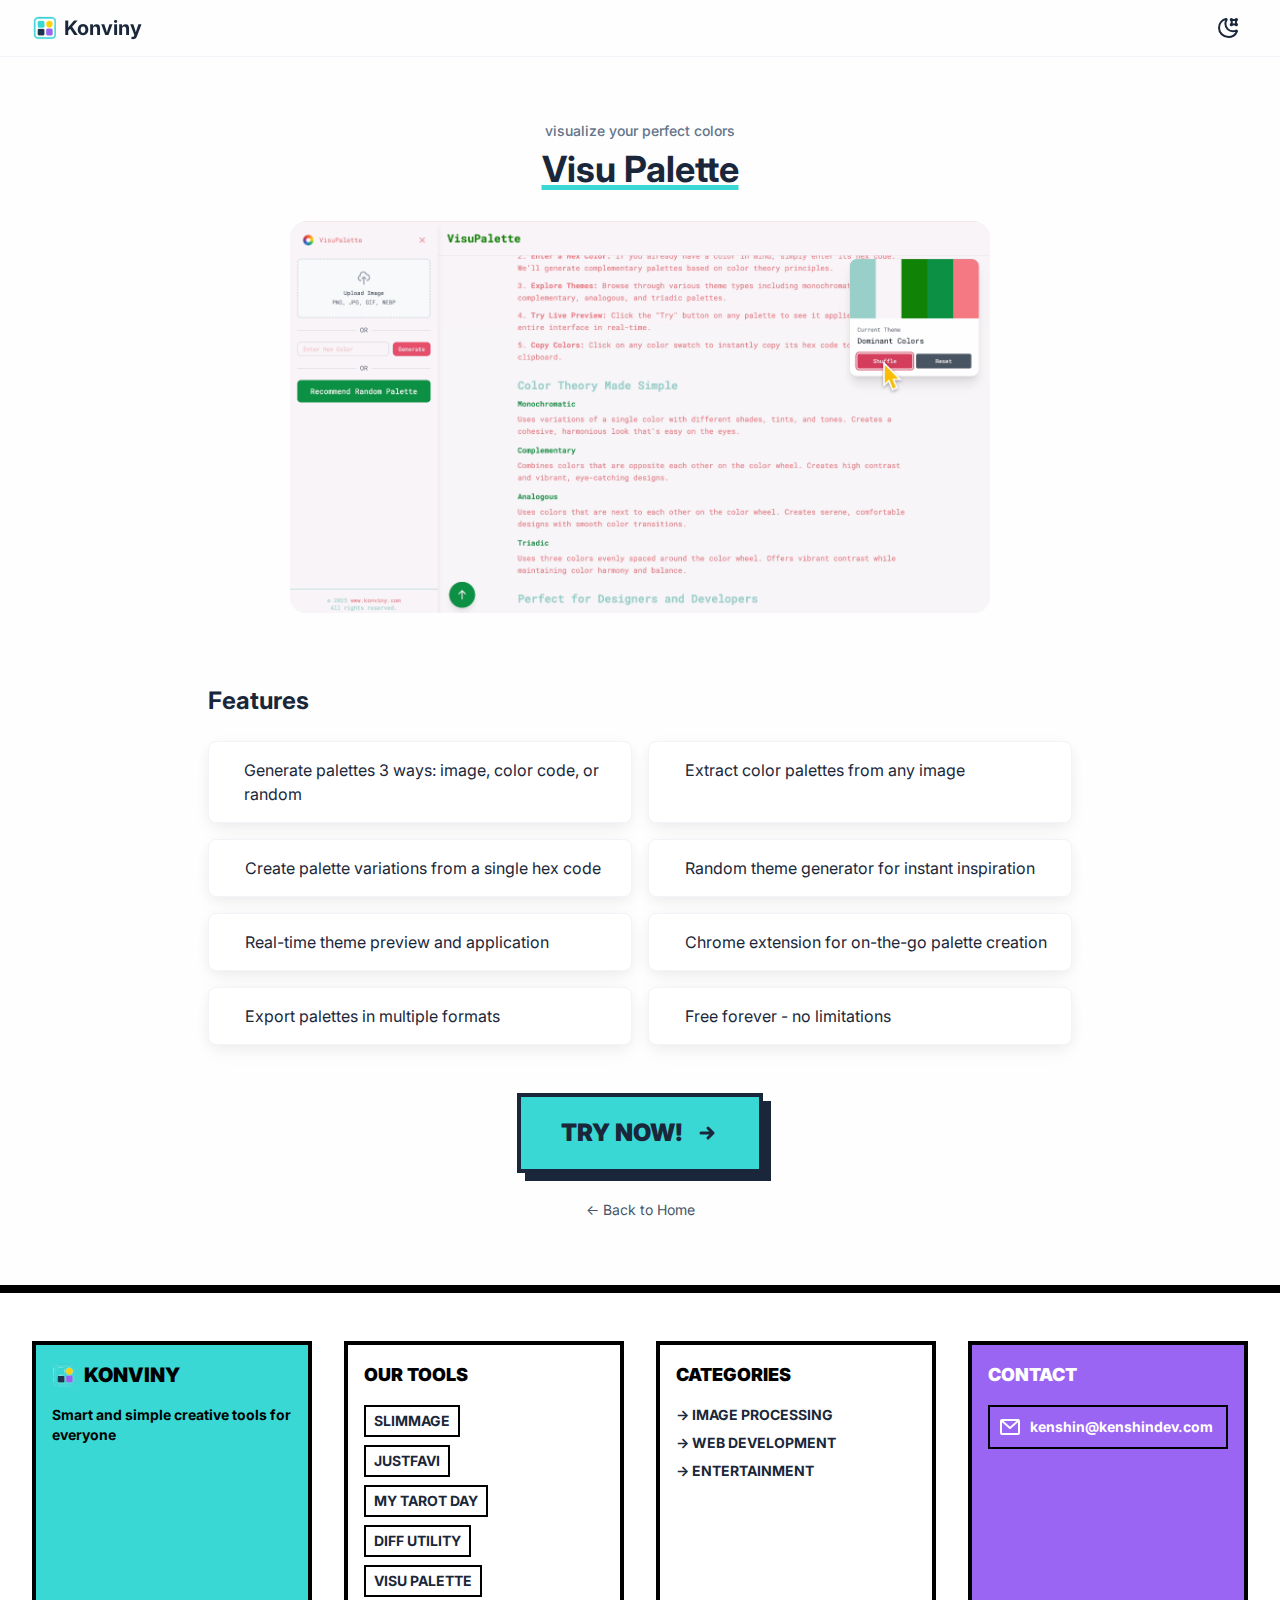
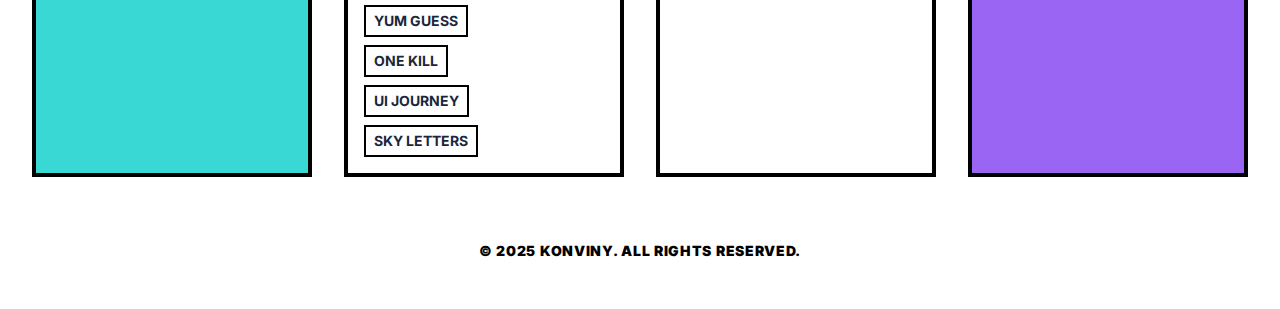
<file: visu-palette/index.html>
<!DOCTYPE html><html lang="en" class="__variable_e839f4"><head><meta charSet="utf-8"/><meta name="viewport" content="width=device-width, initial-scale=1"/><link rel="preload" href="/_next/static/media/cc27cf3ff100ea21-s.p.ttf" as="font" crossorigin="" type="font/ttf"/><link rel="preload" href="/_next/static/media/dd830f3b569412d7-s.p.ttf" as="font" crossorigin="" type="font/ttf"/><link rel="stylesheet" href="/_next/static/css/4d7235ef728b2380.css" data-precedence="next"/><link rel="preload" as="script" fetchPriority="low" href="/_next/static/chunks/webpack-4b0737ff5790cee2.js"/><script src="/_next/static/chunks/bd859cd3-9f33564e368807bf.js" async=""></script><script src="/_next/static/chunks/996-483d0aea5f76d61a.js" async=""></script><script src="/_next/static/chunks/main-app-f0a5578251a9ab48.js" async=""></script><script src="/_next/static/chunks/856-68f0d5fa09f45dbe.js" async=""></script><script src="/_next/static/chunks/943-a159c2981c260d78.js" async=""></script><script src="/_next/static/chunks/app/%5BappId%5D/page-9e0c6445bacd3487.js" async=""></script><script src="/_next/static/chunks/app/layout-2cc4cd8cb1996c1e.js" async=""></script><script async="" src="https://pagead2.googlesyndication.com/pagead/js/adsbygoogle.js?client=ca-pub-9855332655269860" crossorigin="anonymous"></script><meta name="theme-color" content="#ffffff"/><meta name="naver-site-verification" content="73f1cdd8a9dca3d95d954ed97cf0ef72aa200494"/><title>Visu Palette - visualize your perfect colors | Konviny</title><meta name="description" content="Extract colors from images to create palettes. Generate palettes 3 ways: image, color code, or random. Try Visu Palette now for free!"/><meta name="author" content="Konviny"/><link rel="manifest" href="/site.webmanifest" crossorigin="use-credentials"/><meta name="keywords" content="Visu Palette,visualize your perfect colors,Web Development,free online tool,web tool,Konviny"/><meta name="creator" content="Konviny"/><meta name="publisher" content="Konviny"/><meta name="robots" content="index, follow"/><meta name="googlebot" content="index, follow, max-video-preview:-1, max-image-preview:large, max-snippet:-1"/><link rel="canonical" href="https://www.konviny.com/visu-palette/"/><meta name="format-detection" content="telephone=no, address=no, email=no"/><meta name="naver-site-verification" content="73f1cdd8a9dca3d95d954ed97cf0ef72aa200494"/><meta property="og:title" content="Visu Palette - visualize your perfect colors"/><meta property="og:description" content="Extract colors from images to create palettes"/><meta property="og:url" content="https://www.konviny.com/visu-palette/"/><meta property="og:site_name" content="Konviny"/><meta property="og:image" content="https://www.konviny.com/images/visupalette.png"/><meta property="og:image:width" content="1200"/><meta property="og:image:height" content="630"/><meta property="og:image:alt" content="Visu Palette - visualize your perfect colors"/><meta property="og:type" content="website"/><meta name="twitter:card" content="summary_large_image"/><meta name="twitter:title" content="Visu Palette - visualize your perfect colors"/><meta name="twitter:description" content="Extract colors from images to create palettes"/><meta name="twitter:image" content="https://www.konviny.com/images/visupalette.png"/><link rel="icon" href="/favicon.ico"/><link rel="icon" href="/favicon-16x16.png" sizes="16x16" type="image/png"/><link rel="icon" href="/favicon-32x32.png" sizes="32x32" type="image/png"/><link rel="icon" href="/favicon-48x48.png" sizes="48x48" type="image/png"/><link rel="icon" href="/favicon-192x192.png" sizes="192x192" type="image/png"/><link rel="icon" href="/favicon-512x512.png" sizes="512x512" type="image/png"/><link rel="apple-touch-icon" href="/apple-touch-icon.png" sizes="180x180" type="image/png"/><meta name="next-size-adjust"/><script>(function(w,d,s,l,i){w[l]=w[l]||[];w[l].push({'gtm.start':
new Date().getTime(),event:'gtm.js'});var f=d.getElementsByTagName(s)[0],
j=d.createElement(s),dl=l!='dataLayer'?'&l='+l:'';j.async=true;j.src=
'https://www.googletagmanager.com/gtm.js?id='+i+dl;f.parentNode.insertBefore(j,f);
})(window,document,'script','dataLayer','GTM-N2DC6952');</script><script type="application/ld+json">{"@context":"https://schema.org","@type":"Organization","name":"Konviny","url":"https://www.konviny.com","logo":"https://www.konviny.com/logo.png","description":"Free online tools for image conversion, favicon generation, tarot reading, and more. Fast, secure, and easy to use.","sameAs":[],"contactPoint":{"@type":"ContactPoint","contactType":"customer service","availableLanguage":"English"},"hasOfferCatalog":{"@type":"OfferCatalog","name":"Web Applications","itemListElement":[{"@type":"Offer","itemOffered":{"@type":"SoftwareApplication","name":"Slimmage","description":"Convert and optimize images quickly and easily","url":"https://slimmage.konviny.com/","applicationCategory":"MultimediaApplication","operatingSystem":"Web Browser"}},{"@type":"Offer","itemOffered":{"@type":"SoftwareApplication","name":"JustFavi","description":"Create the perfect favicon package in 3 steps","url":"https://justfavi.konviny.com/en/","applicationCategory":"DeveloperApplication","operatingSystem":"Web Browser"}},{"@type":"Offer","itemOffered":{"@type":"SoftwareApplication","name":"My Tarot Day","description":"Check your daily fortune with tarot cards","url":"https://my-tarot-day.konviny.com/","applicationCategory":"EntertainmentApplication","operatingSystem":"Web Browser"}},{"@type":"Offer","itemOffered":{"@type":"SoftwareApplication","name":"Diff Utility","description":"Compare text, JSON, Excel, and images","url":"https://diff-utility.konviny.com/","applicationCategory":"DeveloperApplication","operatingSystem":"Web Browser"}},{"@type":"Offer","itemOffered":{"@type":"SoftwareApplication","name":"Visu Palette","description":"Extract colors from images to create palettes","url":"https://visu-palette.konviny.com/","applicationCategory":"DesignApplication","operatingSystem":"Web Browser"}},{"@type":"Offer","itemOffered":{"@type":"SoftwareApplication","name":"Yum Guess","description":"Fun food guessing game","url":"https://yum-guess.konviny.com/","applicationCategory":"GameApplication","operatingSystem":"Web Browser"}},{"@type":"Offer","itemOffered":{"@type":"SoftwareApplication","name":"One Kill","description":"Fast-paced 2D top-down battle game where one precise skill shot decides the winner","url":"https://onekill.konviny.com/","applicationCategory":"GameApplication","operatingSystem":"Web Browser"}},{"@type":"Offer","itemOffered":{"@type":"SoftwareApplication","name":"UI Journey","description":"Interactive timeline of web design trends from 2000s to 2025","url":"https://ui-journey.konviny.com/","applicationCategory":"DesignApplication","operatingSystem":"Web Browser"}}]}}</script><script type="application/ld+json">{"@context":"https://schema.org","@type":"WebSite","name":"Konviny","url":"https://www.konviny.com","description":"Smart and simple creative tools - Free online tools for image conversion, favicon generation, tarot reading, and more","inLanguage":"en-US","isPartOf":{"@type":"Organization","name":"Konviny"}}</script><script src="/_next/static/chunks/polyfills-42372ed130431b0a.js" noModule=""></script></head><body class="__className_e839f4 antialiased"><noscript><iframe src="https://www.googletagmanager.com/ns.html?id=GTM-N2DC6952" height="0" width="0" style="display:none;visibility:hidden"></iframe></noscript><script>((e,t,r,n,a,o,l,i)=>{let u=document.documentElement,s=["light","dark"];function c(t){(Array.isArray(e)?e:[e]).forEach(e=>{let r="class"===e,n=r&&o?a.map(e=>o[e]||e):a;r?(u.classList.remove(...n),u.classList.add(o&&o[t]?o[t]:t)):u.setAttribute(e,t)}),i&&s.includes(t)&&(u.style.colorScheme=t)}if(n)c(n);else try{let e=localStorage.getItem(t)||r,n=l&&"system"===e?window.matchMedia("(prefers-color-scheme: dark)").matches?"dark":"light":e;c(n)}catch(e){}})("class","theme","light",null,["light","dark"],null,false,true)</script><div class="flex min-h-screen flex-col bg-background dark:bg-background-dark"><header class="sticky top-0 z-50 w-full border-b border-konviny-100 dark:border-konviny-800 bg-background/80 dark:bg-background-dark/80 backdrop-blur-md relative"><div class="container mx-auto px-4 sm:px-6 lg:px-8"><div class="flex h-14 items-center justify-between"><div class="flex items-center"><a href="/" class="flex items-center gap-2"><svg width="24" height="24" viewBox="0 0 120 139" version="1.1" xmlns="http://www.w3.org/2000/svg"><path fill="rgb(235,248,248)" stroke="rgb(235,248,248)" stroke-width="1" opacity="1" d="M 8.5 12 L 5.5 16 L 8.5 12 Z "></path><path fill="rgb(235,248,248)" stroke="rgb(235,248,248)" stroke-width="1" opacity="1" d="M 23.5 15 L 106 15.5 L 23.5 16 L 23.5 15 Z "></path><path fill="rgb(235,248,248)" stroke="rgb(235,248,248)" stroke-width="1" opacity="1" d="M 19.5 16 L 21 16.5 L 18.5 18 L 19.5 16 Z "></path><path fill="rgb(235,248,248)" stroke="rgb(235,248,248)" stroke-width="1" opacity="1" d="M 16.5 18 L 13.5 22 L 16.5 18 Z "></path><path fill="rgb(235,248,248)" stroke="rgb(235,248,248)" stroke-width="1" opacity="1" d="M 1.5 25 L 2 27.5 L 1 27.5 L 1.5 25 Z "></path><path fill="rgb(235,248,248)" stroke="rgb(235,248,248)" stroke-width="1" opacity="1" d="M 129.5 25 L 130 112.5 L 129 112.5 L 129.5 25 Z "></path><path fill="rgb(235,248,248)" stroke="rgb(235,248,248)" stroke-width="1" opacity="1" d="M 28.5 28 L 58 28.5 L 28.5 29 L 28.5 28 Z "></path><path fill="rgb(235,248,248)" stroke="rgb(235,248,248)" stroke-width="1" opacity="1" d="M 25.5 64 L 26.5 66 L 25.5 64 Z "></path><path fill="rgb(235,248,248)" stroke="rgb(235,248,248)" stroke-width="1" opacity="1" d="M 26.5 75 L 25.5 77 L 26.5 75 Z "></path><path fill="rgb(235,248,248)" stroke="rgb(235,248,248)" stroke-width="1" opacity="1" d="M 59.5 75 L 60.5 77 L 59.5 75 Z "></path><path fill="rgb(235,248,248)" stroke="rgb(235,248,248)" stroke-width="1" opacity="1" d="M 74.5 109 L 75.5 111 L 74.5 109 Z "></path><path fill="rgb(235,248,248)" stroke="rgb(235,248,248)" stroke-width="1" opacity="1" d="M 108.5 109 L 107.5 111 L 108.5 109 Z "></path><path fill="rgb(235,248,248)" stroke="rgb(235,248,248)" stroke-width="1" opacity="1" d="M 1.5 110 L 2 112.5 L 1 112.5 L 1.5 110 Z "></path><path fill="rgb(235,248,248)" stroke="rgb(235,248,248)" stroke-width="1" opacity="1" d="M 30.5 112 L 55 112.5 L 30.5 113 L 30.5 112 Z "></path><path fill="rgb(235,248,248)" stroke="rgb(235,248,248)" stroke-width="1" opacity="1" d="M 116.5 118 L 115.5 120 L 116.5 118 Z "></path><path fill="rgb(235,248,248)" stroke="rgb(235,248,248)" stroke-width="1" opacity="1" d="M 17.5 120 L 18.5 122 L 17.5 120 Z "></path><path fill="rgb(235,248,248)" stroke="rgb(235,248,248)" stroke-width="1" opacity="1" d="M 125.5 122 L 124.5 124 L 125.5 122 Z "></path><path fill="rgb(235,248,248)" stroke="rgb(235,248,248)" stroke-width="1" opacity="1" d="M 6.5 123 L 10.5 128 L 6.5 123 Z "></path><path fill="rgb(235,248,248)" stroke="rgb(235,248,248)" stroke-width="1" opacity="1" d="M 121.5 126 L 120.5 128 L 121.5 126 Z "></path><path fill="rgb(235,248,248)" stroke="rgb(235,248,248)" stroke-width="1" opacity="1" d="M 23.5 132 L 109 132.5 L 23.5 133 L 23.5 132 Z "></path><path fill="rgb(250,251,252)" stroke="rgb(250,251,252)" stroke-width="1" opacity="1" d="M 10.5 10 L 9.5 12 L 10.5 10 Z "></path><path fill="rgb(250,251,252)" stroke="rgb(250,251,252)" stroke-width="1" opacity="1" d="M 122.5 12 L 124.5 15 L 122.5 12 Z "></path><path fill="rgb(250,251,252)" stroke="rgb(250,251,252)" stroke-width="1" opacity="1" d="M 116.5 20 L 117.5 22 L 116.5 20 Z "></path><path fill="rgb(250,251,252)" stroke="rgb(250,251,252)" stroke-width="1" opacity="1" d="M 58.5 28 L 59.5 30 L 58.5 28 Z "></path><path fill="rgb(250,251,252)" stroke="rgb(250,251,252)" stroke-width="1" opacity="1" d="M 62.5 35 L 63 39.5 L 62 39.5 L 62.5 35 Z "></path><path fill="rgb(250,251,252)" stroke="rgb(250,251,252)" stroke-width="1" opacity="1" d="M 62.5 45 L 63 48.5 L 62 48.5 L 62.5 45 Z "></path><path fill="rgb(250,251,252)" stroke="rgb(250,251,252)" stroke-width="1" opacity="1" d="M 62.5 50 L 63 56.5 L 62 56.5 L 62.5 50 Z "></path><path fill="rgb(250,251,252)" stroke="rgb(250,251,252)" stroke-width="1" opacity="1" d="M 29.5 67 L 57 67.5 L 29.5 68 L 29.5 67 Z "></path><path fill="rgb(250,251,252)" stroke="rgb(250,251,252)" stroke-width="1" opacity="1" d="M 77.5 73 L 105 73.5 L 77.5 74 L 76.5 75 L 77.5 73 Z "></path><path fill="rgb(250,251,252)" stroke="rgb(250,251,252)" stroke-width="1" opacity="1" d="M 108.5 76 L 109.5 78 L 108.5 76 Z "></path><path fill="rgb(250,251,252)" stroke="rgb(250,251,252)" stroke-width="1" opacity="1" d="M 72.5 80 L 73 90.5 L 72 90.5 L 72.5 80 Z "></path><path fill="rgb(250,251,252)" stroke="rgb(250,251,252)" stroke-width="1" opacity="1" d="M 110.5 80 L 111 106.5 L 110 106.5 L 110.5 80 Z "></path><path fill="rgb(250,251,252)" stroke="rgb(250,251,252)" stroke-width="1" opacity="1" d="M 72.5 92 L 73 105.5 L 72 105.5 L 72.5 92 Z "></path><path fill="rgb(250,251,252)" stroke="rgb(250,251,252)" stroke-width="1" opacity="1" d="M 25.5 110 L 26.5 112 L 25.5 110 Z "></path><path fill="rgb(250,251,252)" stroke="rgb(250,251,252)" stroke-width="1" opacity="1" d="M 78.5 112 L 105 112.5 L 78.5 113 L 78.5 112 Z "></path><path fill="rgb(250,251,252)" stroke="rgb(250,251,252)" stroke-width="1" opacity="1" d="M 13.5 116 L 15.5 119 L 13.5 116 Z "></path><path fill="rgb(250,251,252)" stroke="rgb(250,251,252)" stroke-width="1" opacity="1" d="M 24.5 122 L 108 122.5 L 24.5 123 L 24.5 122 Z "></path><path fill="rgb(182,232,234)" stroke="rgb(182,232,234)" stroke-width="1" opacity="1" d="M 21.5 6 L 24 6.5 L 21.5 7 L 21.5 6 Z "></path><path fill="rgb(182,232,234)" stroke="rgb(182,232,234)" stroke-width="1" opacity="1" d="M 106.5 6 L 109 6.5 L 106.5 7 L 106.5 6 Z "></path><path fill="rgb(182,232,234)" stroke="rgb(182,232,234)" stroke-width="1" opacity="1" d="M 16.5 7 L 19 7.5 L 16.5 8 L 16.5 7 Z "></path><path fill="rgb(182,232,234)" stroke="rgb(182,232,234)" stroke-width="1" opacity="1" d="M 120.5 11 L 124.5 16 L 120.5 11 Z "></path><path fill="rgb(182,232,234)" stroke="rgb(182,232,234)" stroke-width="1" opacity="1" d="M 106.5 15 L 110 15.5 L 106.5 16 L 106.5 15 Z "></path><path fill="rgb(182,232,234)" stroke="rgb(182,232,234)" stroke-width="1" opacity="1" d="M 125.5 17 L 126.5 19 L 125.5 17 Z "></path><path fill="rgb(182,232,234)" stroke="rgb(182,232,234)" stroke-width="1" opacity="1" d="M 115.5 18 L 117.5 21 L 115.5 18 Z "></path><path fill="rgb(182,232,234)" stroke="rgb(182,232,234)" stroke-width="1" opacity="1" d="M 10.5 26 L 11 110.5 L 10 110.5 L 10.5 26 Z "></path><path fill="rgb(182,232,234)" stroke="rgb(182,232,234)" stroke-width="1" opacity="1" d="M 120.5 26 L 121 111.5 L 120 111.5 L 120.5 26 Z "></path><path fill="rgb(182,232,234)" stroke="rgb(182,232,234)" stroke-width="1" opacity="1" d="M 1.5 28 L 2 109.5 L 1 109.5 L 1.5 28 Z "></path><path fill="rgb(182,232,234)" stroke="rgb(182,232,234)" stroke-width="1" opacity="1" d="M 27.5 29 L 25.5 32 L 27.5 29 Z "></path><path fill="rgb(182,232,234)" stroke="rgb(182,232,234)" stroke-width="1" opacity="1" d="M 58.5 29 L 60.5 32 L 58.5 29 Z "></path><path fill="rgb(182,232,234)" stroke="rgb(182,232,234)" stroke-width="1" opacity="1" d="M 24.5 34 L 25 41.5 L 24 41.5 L 24.5 34 Z "></path><path fill="rgb(182,232,234)" stroke="rgb(182,232,234)" stroke-width="1" opacity="1" d="M 24.5 50 L 25 52.5 L 24 52.5 L 24.5 50 Z "></path><path fill="rgb(182,232,234)" stroke="rgb(182,232,234)" stroke-width="1" opacity="1" d="M 29.5 74 L 56 74.5 L 29.5 75 L 29.5 74 Z "></path><path fill="rgb(182,232,234)" stroke="rgb(182,232,234)" stroke-width="1" opacity="1" d="M 25.5 109 L 26.5 111 L 25.5 109 Z "></path><path fill="rgb(182,232,234)" stroke="rgb(182,232,234)" stroke-width="1" opacity="1" d="M 60.5 109 L 59.5 111 L 60.5 109 Z "></path><path fill="rgb(182,232,234)" stroke="rgb(182,232,234)" stroke-width="1" opacity="1" d="M 118.5 116 L 117.5 118 L 118.5 116 Z "></path><path fill="rgb(182,232,234)" stroke="rgb(182,232,234)" stroke-width="1" opacity="1" d="M 15.5 119 L 16.5 121 L 15.5 119 Z "></path><path fill="rgb(182,232,234)" stroke="rgb(182,232,234)" stroke-width="1" opacity="1" d="M 126.5 120 L 125.5 122 L 126.5 120 Z "></path><path fill="rgb(182,232,234)" stroke="rgb(182,232,234)" stroke-width="1" opacity="1" d="M 5.5 121 L 6.5 123 L 5.5 121 Z "></path><path fill="rgb(182,232,234)" stroke="rgb(182,232,234)" stroke-width="1" opacity="1" d="M 123.5 124 L 122.5 126 L 123.5 124 Z "></path><path fill="rgb(182,232,234)" stroke="rgb(182,232,234)" stroke-width="1" opacity="1" d="M 11.5 127 L 12.5 129 L 11.5 127 Z "></path><path fill="rgb(182,232,234)" stroke="rgb(182,232,234)" stroke-width="1" opacity="1" d="M 119.5 127 L 118.5 129 L 119.5 127 Z "></path><path fill="rgb(253,253,252)" stroke="rgb(253,253,252)" stroke-width="1" opacity="1" d="M 63.5 16 L 67 16.5 L 63.5 17 L 63.5 16 Z "></path><path fill="rgb(253,253,252)" stroke="rgb(253,253,252)" stroke-width="1" opacity="1" d="M 75.5 16 L 78 16.5 L 75.5 17 L 75.5 16 Z "></path><path fill="rgb(253,253,252)" stroke="rgb(253,253,252)" stroke-width="1" opacity="1" d="M 88.5 16 L 92 16.5 L 88.5 17 L 88.5 16 Z "></path><path fill="rgb(253,253,252)" stroke="rgb(253,253,252)" stroke-width="1" opacity="1" d="M 83 28 L 87 28.5 L 83.5 30 L 83 28 Z "></path><path fill="rgb(253,253,252)" stroke="rgb(253,253,252)" stroke-width="1" opacity="1" d="M 95.5 28 L 99 29.5 L 97.5 29 Q 94.5 29.5 95.5 28 Z "></path><path fill="rgb(253,253,252)" stroke="rgb(253,253,252)" stroke-width="1" opacity="1" d="M 79.5 31 L 75.5 36 L 75 34 L 79.5 31 Z "></path><path fill="rgb(253,253,252)" stroke="rgb(253,253,252)" stroke-width="1" opacity="1" d="M 102.5 31 L 107.5 37 L 102.5 31 Z "></path><path fill="rgb(253,253,252)" stroke="rgb(253,253,252)" stroke-width="1" opacity="1" d="M 63.5 36 L 64 55.5 L 63 55.5 L 63.5 36 Z "></path><path fill="rgb(253,253,252)" stroke="rgb(253,253,252)" stroke-width="1" opacity="1" d="M 108.5 38 Q 111.6 39.4 111 44.5 L 110 44.5 L 108.5 38 Z "></path><path fill="rgb(253,253,252)" stroke="rgb(253,253,252)" stroke-width="1" opacity="1" d="M 73.5 39 L 73 40.5 L 72 52.5 L 73 54.5 L 72 54.5 Q 69.3 50.7 71 42.5 L 73.5 39 Z "></path><path fill="rgb(253,253,252)" stroke="rgb(253,253,252)" stroke-width="1" opacity="1" d="M 109.5 54 L 110 56.5 L 108 57.5 L 109.5 54 Z "></path><path fill="rgb(253,253,252)" stroke="rgb(253,253,252)" stroke-width="1" opacity="1" d="M 73.5 56 L 75 58.5 L 73 57.5 L 73.5 56 Z "></path><path fill="rgb(253,253,252)" stroke="rgb(253,253,252)" stroke-width="1" opacity="1" d="M 107.5 59 L 106 61.5 Q 106.8 63.8 104.5 63 L 102 64.5 L 107.5 59 Z "></path><path fill="rgb(253,253,252)" stroke="rgb(253,253,252)" stroke-width="1" opacity="1" d="M 75.5 60 L 79 64.5 L 78 64.5 L 75.5 60 Z "></path><path fill="rgb(253,253,252)" stroke="rgb(253,253,252)" stroke-width="1" opacity="1" d="M 61.5 64 L 59.5 67 L 61.5 64 Z "></path><path fill="rgb(253,253,252)" stroke="rgb(253,253,252)" stroke-width="1" opacity="1" d="M 80.5 64 L 85 66.5 L 83.5 67 L 80.5 64 Z "></path><path fill="rgb(253,253,252)" stroke="rgb(253,253,252)" stroke-width="1" opacity="1" d="M 86.5 67 L 96 67.5 L 86.5 68 L 86.5 67 Z "></path><path fill="rgb(253,253,252)" stroke="rgb(253,253,252)" stroke-width="1" opacity="1" d="M 104.5 72 L 105.5 74 L 104.5 72 Z "></path><path fill="rgb(253,253,252)" stroke="rgb(253,253,252)" stroke-width="1" opacity="1" d="M 76.5 73 L 73.5 77 L 74 75.5 Q 73.3 73.3 75.5 74 L 76.5 73 Z "></path><path fill="rgb(253,253,252)" stroke="rgb(253,253,252)" stroke-width="1" opacity="1" d="M 58.5 74 L 61 75.5 L 59.5 75 L 58.5 74 Z "></path><path fill="rgb(253,253,252)" stroke="rgb(253,253,252)" stroke-width="1" opacity="1" d="M 108.5 75 L 109.5 77 L 108.5 75 Z "></path><path fill="rgb(253,253,252)" stroke="rgb(253,253,252)" stroke-width="1" opacity="1" d="M 62.5 86 L 63 88.5 L 62 88.5 L 62.5 86 Z "></path><path fill="rgb(253,253,252)" stroke="rgb(253,253,252)" stroke-width="1" opacity="1" d="M 23.5 108 L 24.5 110 Q 21.7 110.7 23.5 108 Z "></path><path fill="rgb(253,253,252)" stroke="rgb(253,253,252)" stroke-width="1" opacity="1" d="M 109.5 109 L 108.5 111 L 109.5 109 Z "></path><path fill="rgb(253,253,252)" stroke="rgb(253,253,252)" stroke-width="1" opacity="1" d="M 74.5 110 L 75.5 112 L 74.5 110 Z "></path><path fill="rgb(253,253,252)" stroke="rgb(253,253,252)" stroke-width="1" opacity="1" d="M 113.5 119 L 112.5 121 L 113.5 119 Z "></path><path fill="rgb(254,210,11)" stroke="rgb(254,210,11)" stroke-width="1" opacity="1" d="M 86.5 29 L 95.5 29 L 105 34 L 110 43.5 L 110 51.5 Q 107.5 60.5 100.5 65 Q 95.9 67.9 87.5 67 Q 79.2 64.8 75 58.5 L 72 46.5 Q 73.6 35.6 81.5 31 L 86.5 29 Z "></path><path fill="rgb(252,244,216)" stroke="rgb(252,244,216)" stroke-width="1" opacity="1" d="M 87.5 28 L 95 28.5 L 87.5 29 L 87.5 28 Z "></path><path fill="rgb(252,244,216)" stroke="rgb(252,244,216)" stroke-width="1" opacity="1" d="M 80.5 31 L 75.5 37 L 80.5 31 Z "></path><path fill="rgb(252,244,216)" stroke="rgb(252,244,216)" stroke-width="1" opacity="1" d="M 101.5 31 L 103.5 34 L 101.5 31 Z "></path><path fill="rgb(252,244,216)" stroke="rgb(252,244,216)" stroke-width="1" opacity="1" d="M 105.5 35 L 107.5 38 L 105.5 35 Z "></path><path fill="rgb(252,244,216)" stroke="rgb(252,244,216)" stroke-width="1" opacity="1" d="M 72.5 43 L 73 45.5 L 72 45.5 L 72.5 43 Z "></path><path fill="rgb(252,244,216)" stroke="rgb(252,244,216)" stroke-width="1" opacity="1" d="M 110.5 45 L 111 50.5 L 110 50.5 L 110.5 45 Z "></path><path fill="rgb(252,244,216)" stroke="rgb(252,244,216)" stroke-width="1" opacity="1" d="M 72.5 50 L 73 52.5 L 72 52.5 L 72.5 50 Z "></path><path fill="rgb(252,244,216)" stroke="rgb(252,244,216)" stroke-width="1" opacity="1" d="M 108.5 55 L 109 56.5 L 101.5 65 L 107 58.5 L 108.5 55 Z "></path><path fill="rgb(252,244,216)" stroke="rgb(252,244,216)" stroke-width="1" opacity="1" d="M 75.5 59 L 79.5 64 L 75.5 59 Z "></path><path fill="rgb(65,213,216)" stroke="rgb(65,213,216)" stroke-width="1" opacity="1" d="M 24.5 6 L 105.5 6 L 115 8 L 115.5 10 L 117 9.5 L 116.5 11 L 118.5 10 L 123.5 16 L 125 16.5 L 124.5 18 L 127 19.5 L 128 21.5 L 127 22.5 L 127 39.5 L 126 40.5 L 127 41.5 L 127 53.5 L 127 55.5 L 126 59.5 L 127 60.5 L 127 73.5 L 127 75.5 L 127 83.5 L 126 84.5 L 127 85.5 L 127 114.5 L 128 115.5 L 127 118.5 L 123.5 124 L 122 123.5 L 120.5 127 L 115.5 130 L 114 129.5 Q 114.9 132.5 110.5 131 L 109.5 132 L 21.5 132 L 17 131 L 16.5 129 L 14.5 129 L 7 123.5 L 7 121 Q 4.3 122.1 5 119.5 L 4.5 117 Q 1.9 117.8 3 114.5 L 2 109.5 L 2.5 107 L 4 106.5 L 2 105.5 L 3 103.5 L 3 99.5 L 2 97.5 L 3 94.5 L 2 87.5 L 2 85.5 L 3 81.5 L 3 79.5 L 4 76.5 L 2 72.5 L 2.5 68 L 4 67.5 L 2 57.5 L 3 53.5 L 3 51.5 L 2 45.5 L 3 40.5 L 2 37.5 L 3 33.5 L 3 31.5 L 2 24.5 L 5.5 17 L 7 16.5 L 6 15.5 L 10.5 11 L 12 11.5 L 13.5 9 L 16.5 8 Q 18 10.5 19.5 7 L 24.5 6 Z M 34 7 L 34 8 L 36 8 L 34 7 Z M 38 7 L 38 8 L 41 8 L 38 7 Z M 44 7 L 44 8 L 47 8 L 44 7 Z M 54 7 L 54 8 L 60 8 L 54 7 Z M 74 7 L 74 8 L 76 8 L 74 7 Z M 82 7 L 82 8 L 84 8 L 82 7 Z M 89 7 L 89 8 L 91 8 L 89 7 Z M 93 7 L 93 8 L 96 8 L 93 7 Z M 86 13 L 85 14 L 24 14 L 20 16 L 18 16 L 12 24 L 10 24 L 11 26 L 9 26 L 10 32 L 10 34 L 9 36 L 10 39 L 9 41 L 9 65 L 10 66 L 9 71 L 9 93 L 10 94 L 9 97 L 10 100 L 10 102 L 8 109 Q 12 110 12 116 L 12 118 L 14 118 L 16 122 L 18 121 L 21 123 L 112 123 Q 113 119 115 122 L 119 117 Q 118 114 121 115 L 120 114 Q 119 111 122 112 L 122 82 L 123 81 L 122 77 L 122 75 Q 120 70 124 71 L 124 70 Q 121 71 122 67 L 122 65 Q 120 58 123 57 L 122 55 L 123 52 L 122 50 L 123 46 L 122 42 L 122 40 L 123 37 L 122 35 L 123 32 L 122 30 L 122 26 Q 119 27 120 25 L 120 23 L 119 22 Q 120 20 117 18 Q 113 19 114 16 L 107 14 L 103 15 L 102 14 L 87 14 L 86 13 Z M 37 124 L 37 125 L 42 125 L 37 124 Z M 54 124 L 54 125 L 58 125 L 54 124 Z M 93 124 L 93 125 L 98 125 L 93 124 Z M 85 127 Q 83 130 86 129 L 85 127 Z "></path><path fill="rgb(65,213,216)" stroke="rgb(65,213,216)" stroke-width="1" opacity="1" d="M 128.5 25 L 129 113.5 L 128 113.5 L 128.5 25 Z "></path><path fill="rgb(65,213,216)" stroke="rgb(65,213,216)" stroke-width="1" opacity="1" d="M 59.5 32 L 61 32.5 L 58.5 34 L 59.5 32 Z "></path><path fill="rgb(65,213,216)" stroke="rgb(65,213,216)" stroke-width="1" opacity="1" d="M 61.5 34 L 62 61.5 L 61 61.5 L 60.5 50 L 58.5 51 L 58.5 50 L 60 49.5 L 58 48.5 L 60 48 L 61 45.5 L 61.5 34 Z "></path><path fill="rgb(65,213,216)" stroke="rgb(65,213,216)" stroke-width="1" opacity="1" d="M 24.5 42 L 25 49.5 L 24 49.5 L 24.5 42 Z "></path><path fill="rgb(65,213,216)" stroke="rgb(65,213,216)" stroke-width="1" opacity="1" d="M 59.5 54 L 58.5 56 L 59.5 54 Z "></path><path fill="rgb(65,213,216)" stroke="rgb(65,213,216)" stroke-width="1" opacity="1" d="M 24.5 55 L 25 58.5 L 24 58.5 L 24.5 55 Z "></path><path fill="rgb(65,213,216)" stroke="rgb(65,213,216)" stroke-width="1" opacity="1" d="M 58.5 60 L 59.5 62 Q 56.7 62.7 58.5 60 Z "></path><path fill="rgb(65,213,216)" stroke="rgb(65,213,216)" stroke-width="1" opacity="1" d="M 58.5 63 L 61 63.5 L 58 65.5 L 58.5 63 Z "></path><path fill="rgb(65,213,216)" stroke="rgb(65,213,216)" stroke-width="1" opacity="1" d="M 26.5 64 L 27.5 66 L 26.5 64 Z "></path><path fill="rgb(65,213,216)" stroke="rgb(65,213,216)" stroke-width="1" opacity="1" d="M 43.5 65 L 44.5 66 L 56 66.5 L 30.5 67 L 30.5 66 L 42.5 66 L 43.5 65 Z "></path><path fill="rgb(55,215,212)" stroke="rgb(55,215,212)" stroke-width="1" opacity="1" d="M 33.5 7 L 36 7.5 L 33.5 8 L 33.5 7 Z "></path><path fill="rgb(55,215,212)" stroke="rgb(55,215,212)" stroke-width="1" opacity="1" d="M 37.5 7 L 41 7.5 L 37.5 8 L 37.5 7 Z "></path><path fill="rgb(55,215,212)" stroke="rgb(55,215,212)" stroke-width="1" opacity="1" d="M 43.5 7 L 47 7.5 L 43.5 8 L 43.5 7 Z "></path><path fill="rgb(55,215,212)" stroke="rgb(55,215,212)" stroke-width="1" opacity="1" d="M 53.5 7 L 60 7.5 L 53.5 8 L 53.5 7 Z "></path><path fill="rgb(55,215,212)" stroke="rgb(55,215,212)" stroke-width="1" opacity="1" d="M 73.5 7 L 76 7.5 L 73.5 8 L 73.5 7 Z "></path><path fill="rgb(55,215,212)" stroke="rgb(55,215,212)" stroke-width="1" opacity="1" d="M 81.5 7 L 84 7.5 L 81.5 8 L 81.5 7 Z "></path><path fill="rgb(55,215,212)" stroke="rgb(55,215,212)" stroke-width="1" opacity="1" d="M 88.5 7 L 91 7.5 L 88.5 8 L 88.5 7 Z "></path><path fill="rgb(55,215,212)" stroke="rgb(55,215,212)" stroke-width="1" opacity="1" d="M 92.5 7 L 96 7.5 L 92.5 8 L 92.5 7 Z "></path><path fill="rgb(55,215,212)" stroke="rgb(55,215,212)" stroke-width="1" opacity="1" d="M 115.5 9 L 118 10.5 L 116.5 11 L 115.5 9 Z "></path><path fill="rgb(55,215,212)" stroke="rgb(55,215,212)" stroke-width="1" opacity="1" d="M 85.5 13 L 86.5 14 L 102 14.5 L 23.5 15 L 23.5 14 L 84.5 14 L 85.5 13 Z "></path><path fill="rgb(55,215,212)" stroke="rgb(55,215,212)" stroke-width="1" opacity="1" d="M 103.5 14 L 107 14.5 L 103.5 15 L 103.5 14 Z "></path><path fill="rgb(55,215,212)" stroke="rgb(55,215,212)" stroke-width="1" opacity="1" d="M 122.5 14 L 123.5 16 L 122.5 14 Z "></path><path fill="rgb(55,215,212)" stroke="rgb(55,215,212)" stroke-width="1" opacity="1" d="M 116.5 18 L 118.5 21 L 116.5 18 Z "></path><path fill="rgb(55,215,212)" stroke="rgb(55,215,212)" stroke-width="1" opacity="1" d="M 13.5 19 L 11.5 22 L 13.5 19 Z "></path><path fill="rgb(55,215,212)" stroke="rgb(55,215,212)" stroke-width="1" opacity="1" d="M 119.5 22 L 120.5 24 L 119.5 22 Z "></path><path fill="rgb(55,215,212)" stroke="rgb(55,215,212)" stroke-width="1" opacity="1" d="M 127.5 22 L 128 114.5 L 127 114.5 L 127 85.5 L 126 84.5 L 127 83.5 L 127 75.5 L 125.5 73 L 127 73.5 L 127 60.5 L 126 59.5 L 127 55.5 L 127 53.5 L 127 41.5 L 126 40.5 L 127 39.5 L 127.5 22 Z "></path><path fill="rgb(55,215,212)" stroke="rgb(55,215,212)" stroke-width="1" opacity="1" d="M 2.5 26 L 3 31.5 L 2 31.5 L 2.5 26 Z "></path><path fill="rgb(55,215,212)" stroke="rgb(55,215,212)" stroke-width="1" opacity="1" d="M 9.5 26 L 10 28.5 L 9 28.5 L 9.5 26 Z "></path><path fill="rgb(55,215,212)" stroke="rgb(55,215,212)" stroke-width="1" opacity="1" d="M 121.5 26 L 123 31.5 L 122 34.5 L 123 36.5 L 122 39.5 L 122 41.5 L 123 45.5 L 122 49.5 L 123 51.5 L 122 54.5 L 123 56.5 Q 120.3 58.3 122 64.5 L 122 66.5 Q 120.5 70.9 123.5 70 L 123.5 71 Q 120.5 70.1 122 74.5 L 123.5 77 L 122 76.5 L 123 80.5 L 122 81.5 L 121.5 112 L 121.5 26 Z "></path><path fill="rgb(55,215,212)" stroke="rgb(55,215,212)" stroke-width="1" opacity="1" d="M 30.5 29 L 56.5 29 L 60 31.5 L 58.5 34 L 60.5 33 L 61 45.5 L 60 47.5 L 61 50.5 L 61 62.5 L 59.5 64 L 58 63.5 L 57.5 66 L 44.5 66 L 42.5 66 L 28.5 66 L 26 63.5 L 25 60.5 L 25 38.5 L 25 36.5 Q 24.4 31.4 27.5 30 L 30.5 29 Z M 59 60 Q 57 63 60 62 L 59 60 Z "></path><path fill="rgb(55,215,212)" stroke="rgb(55,215,212)" stroke-width="1" opacity="1" d="M 9.5 35 L 10 37.5 L 9 37.5 L 9.5 35 Z "></path><path fill="rgb(55,215,212)" stroke="rgb(55,215,212)" stroke-width="1" opacity="1" d="M 2.5 40 L 3 44.5 L 2 44.5 L 2.5 40 Z "></path><path fill="rgb(55,215,212)" stroke="rgb(55,215,212)" stroke-width="1" opacity="1" d="M 9.5 40 L 10 64.5 L 9 64.5 L 9.5 40 Z "></path><path fill="rgb(55,215,212)" stroke="rgb(55,215,212)" stroke-width="1" opacity="1" d="M 2.5 49 L 3 51.5 L 2 51.5 L 2.5 49 Z "></path><path fill="rgb(55,215,212)" stroke="rgb(55,215,212)" stroke-width="1" opacity="1" d="M 2.5 53 L 3 56.5 L 2 56.5 L 2.5 53 Z "></path><path fill="rgb(55,215,212)" stroke="rgb(55,215,212)" stroke-width="1" opacity="1" d="M 2.5 58 L 3 66.5 L 4 67.5 L 2 68 L 2.5 58 Z "></path><path fill="rgb(55,215,212)" stroke="rgb(55,215,212)" stroke-width="1" opacity="1" d="M 9.5 70 L 10 92.5 L 9 92.5 L 9.5 70 Z "></path><path fill="rgb(55,215,212)" stroke="rgb(55,215,212)" stroke-width="1" opacity="1" d="M 2.5 75 Q 5.2 76.3 3 77.5 L 2.5 80 L 2.5 75 Z "></path><path fill="rgb(55,215,212)" stroke="rgb(55,215,212)" stroke-width="1" opacity="1" d="M 2.5 90 L 3 94.5 L 2 94.5 L 2.5 90 Z "></path><path fill="rgb(55,215,212)" stroke="rgb(55,215,212)" stroke-width="1" opacity="1" d="M 9.5 102 L 10 109.5 L 8 108.5 L 9.5 102 Z "></path><path fill="rgb(55,215,212)" stroke="rgb(55,215,212)" stroke-width="1" opacity="1" d="M 118.5 118 L 117.5 120 L 118.5 118 Z "></path><path fill="rgb(55,215,212)" stroke="rgb(55,215,212)" stroke-width="1" opacity="1" d="M 16.5 121 L 17.5 123 L 16.5 121 Z "></path><path fill="rgb(55,215,212)" stroke="rgb(55,215,212)" stroke-width="1" opacity="1" d="M 114.5 121 L 113.5 123 L 114.5 121 Z "></path><path fill="rgb(55,215,212)" stroke="rgb(55,215,212)" stroke-width="1" opacity="1" d="M 36.5 124 L 42 124.5 L 36.5 125 L 36.5 124 Z "></path><path fill="rgb(55,215,212)" stroke="rgb(55,215,212)" stroke-width="1" opacity="1" d="M 53.5 124 L 58 124.5 L 53.5 125 L 53.5 124 Z "></path><path fill="rgb(55,215,212)" stroke="rgb(55,215,212)" stroke-width="1" opacity="1" d="M 92.5 124 L 98 124.5 L 92.5 125 L 92.5 124 Z "></path><path fill="rgb(55,215,212)" stroke="rgb(55,215,212)" stroke-width="1" opacity="1" d="M 84.5 127 L 85.5 129 Q 82.7 129.7 84.5 127 Z "></path><path fill="rgb(153,100,242)" stroke="rgb(153,100,242)" stroke-width="1" opacity="1" d="M 78 75 L 102.5 75 L 104.5 76 L 106 75.5 L 105.5 77 L 108 77.5 L 108 108.5 Q 106.3 112.7 104.5 110 Q 101 112.5 93.5 111 L 89.5 110 L 84.5 111 L 76.5 110 L 74 107.5 L 73 105.5 L 73 81.5 L 75 78.5 Q 72.8 77.3 75.5 76 L 78 77 L 78 75 Z "></path><path fill="rgb(161,99,238)" stroke="rgb(161,99,238)" stroke-width="1" opacity="1" d="M 80.5 74 L 102.5 74 L 107 76.5 L 105.5 77 L 102.5 75 L 80.5 75 L 80.5 74 Z "></path><path fill="rgb(161,99,238)" stroke="rgb(161,99,238)" stroke-width="1" opacity="1" d="M 76 75 Q 79 74 78 77 L 74.5 79 L 76 76.5 L 76 75 Z "></path><path fill="rgb(161,99,238)" stroke="rgb(161,99,238)" stroke-width="1" opacity="1" d="M 108.5 78 L 109 107.5 L 108 107.5 L 108.5 78 Z "></path><path fill="rgb(161,99,238)" stroke="rgb(161,99,238)" stroke-width="1" opacity="1" d="M 74.5 108 L 75.5 110 L 74.5 108 Z "></path><path fill="rgb(161,99,238)" stroke="rgb(161,99,238)" stroke-width="1" opacity="1" d="M 107.5 109 L 106.5 111 L 107.5 109 Z "></path><path fill="rgb(161,99,238)" stroke="rgb(161,99,238)" stroke-width="1" opacity="1" d="M 77.5 110 L 84.5 111 L 89.5 110 L 102.5 111 L 104.5 110 L 104.5 111 L 102.5 112 L 79.5 112 L 77.5 110 Z "></path><path fill="rgb(252,253,252)" stroke="rgb(252,253,252)" stroke-width="1" opacity="1" d="M 0.5 34 L 1 37.5 L 0 37.5 L 0.5 34 Z "></path><path fill="rgb(252,253,252)" stroke="rgb(252,253,252)" stroke-width="1" opacity="1" d="M 62.5 42 L 63 44.5 L 62 44.5 L 62.5 42 Z "></path><path fill="rgb(252,253,252)" stroke="rgb(252,253,252)" stroke-width="1" opacity="1" d="M 62.5 57 L 63 60.5 L 62 60.5 L 62.5 57 Z "></path><path fill="rgb(252,253,252)" stroke="rgb(252,253,252)" stroke-width="1" opacity="1" d="M 30.5 73 L 55 73.5 L 30.5 74 L 30.5 73 Z "></path><path fill="rgb(252,253,252)" stroke="rgb(252,253,252)" stroke-width="1" opacity="1" d="M 62.5 89 L 63 95.5 L 62 95.5 L 62.5 89 Z "></path><path fill="rgb(252,253,252)" stroke="rgb(252,253,252)" stroke-width="1" opacity="1" d="M 0.5 90 L 1 97.5 L 0 97.5 L 0.5 90 Z "></path><path fill="rgb(252,253,252)" stroke="rgb(252,253,252)" stroke-width="1" opacity="1" d="M 62.5 99 L 63 103.5 L 62 103.5 L 62.5 99 Z "></path><path fill="rgb(252,253,252)" stroke="rgb(252,253,252)" stroke-width="1" opacity="1" d="M 60.5 110 L 59.5 112 L 60.5 110 Z "></path><path fill="rgb(252,253,252)" stroke="rgb(252,253,252)" stroke-width="1" opacity="1" d="M 8.5 126 L 9.5 128 L 8.5 126 Z "></path><path fill="rgb(26,51,74)" stroke="rgb(26,51,74)" stroke-width="1" opacity="1" d="M 28.5 75 L 57.5 75 L 61 78.5 L 61 107.5 L 60 110 L 57.5 111 L 33.5 111 L 32.5 112 L 26 109.5 L 25 107.5 L 25 78.5 L 26 76 L 28.5 75 Z "></path><path fill="rgb(99,112,127)" stroke="rgb(99,112,127)" stroke-width="1" opacity="1" d="M 59.5 76 L 60.5 78 L 59.5 76 Z "></path><path fill="rgb(99,112,127)" stroke="rgb(99,112,127)" stroke-width="1" opacity="1" d="M 61.5 81 L 62 105.5 L 61 105.5 L 61.5 81 Z "></path><path fill="rgb(99,112,127)" stroke="rgb(99,112,127)" stroke-width="1" opacity="1" d="M 24.5 85 L 25 105.5 L 24 105.5 L 24.5 85 Z "></path><path fill="rgb(99,112,127)" stroke="rgb(99,112,127)" stroke-width="1" opacity="1" d="M 29.5 111 L 32 111.5 L 29.5 112 L 29.5 111 Z "></path><path fill="rgb(99,112,127)" stroke="rgb(99,112,127)" stroke-width="1" opacity="1" d="M 33.5 111 L 56 111.5 L 33.5 112 L 33.5 111 Z "></path><path fill="rgb(170,142,225)" stroke="rgb(170,142,225)" stroke-width="1" opacity="1" d="M 77.5 74 L 80 74.5 L 77.5 75 L 77.5 74 Z "></path><path fill="rgb(170,142,225)" stroke="rgb(170,142,225)" stroke-width="1" opacity="1" d="M 106.5 75 L 108.5 78 L 106.5 75 Z "></path><path fill="rgb(170,142,225)" stroke="rgb(170,142,225)" stroke-width="1" opacity="1" d="M 24.5 80 L 25 84.5 L 24 84.5 L 24.5 80 Z "></path><path fill="rgb(170,142,225)" stroke="rgb(170,142,225)" stroke-width="1" opacity="1" d="M 109.5 80 L 110 105.5 L 109 105.5 L 109.5 80 Z "></path><path fill="rgb(252,254,254)" stroke="rgb(252,254,254)" stroke-width="1" opacity="1" d="M 14.5 21 L 13.5 23 L 14.5 21 Z "></path><path fill="rgb(252,254,254)" stroke="rgb(252,254,254)" stroke-width="1" opacity="1" d="M 0.5 28 L 1 33.5 L 0 33.5 L 0.5 28 Z "></path><path fill="rgb(252,254,254)" stroke="rgb(252,254,254)" stroke-width="1" opacity="1" d="M 27.5 28 L 26.5 30 L 27.5 28 Z "></path><path fill="rgb(252,254,254)" stroke="rgb(252,254,254)" stroke-width="1" opacity="1" d="M 0.5 38 L 1 44.5 L 0 44.5 L 0.5 38 Z "></path><path fill="rgb(252,254,254)" stroke="rgb(252,254,254)" stroke-width="1" opacity="1" d="M 0.5 47 L 1 49.5 L 0 49.5 L 0.5 47 Z "></path><path fill="rgb(252,254,254)" stroke="rgb(252,254,254)" stroke-width="1" opacity="1" d="M 0.5 53 L 1 55.5 L 0 55.5 L 0.5 53 Z "></path><path fill="rgb(252,254,254)" stroke="rgb(252,254,254)" stroke-width="1" opacity="1" d="M 0.5 57 L 1 64.5 L 0 64.5 L 0.5 57 Z "></path><path fill="rgb(252,254,254)" stroke="rgb(252,254,254)" stroke-width="1" opacity="1" d="M 0.5 69 L 1 71.5 L 0 71.5 L 0.5 69 Z "></path><path fill="rgb(252,254,254)" stroke="rgb(252,254,254)" stroke-width="1" opacity="1" d="M 0.5 84 L 1 86.5 L 0 86.5 L 0.5 84 Z "></path></svg><span class="text-xl font-bold text-text dark:text-text-dark">Konviny</span></a></div><button class="p-2 rounded-lg hover:bg-konviny-100 dark:hover:bg-konviny-800 transition-colors" aria-label="Toggle dark mode"><div class="w-6 h-6"></div></button></div></div></header><main class="flex-1 py-16"><div class="mx-auto max-w-4xl px-4"><div class="mb-12 text-center"><h2 class="mb-2 text-sm font-medium text-konviny-500 dark:text-konviny-400">visualize your perfect colors</h2><h1 class="mb-8 text-4xl font-bold"><a href="https://visu-palette.konviny.com/" target="_blank" rel="noopener noreferrer" class="text-text dark:text-text-dark underline decoration-[5px] decoration-accent dark:decoration-accent-dark hover:opacity-80 transition-opacity">Visu Palette</a></h1><div class="mx-auto mb-6 inline-flex items-center justify-center rounded-2xl overflow-hidden "><img alt="Visu Palette logo" loading="lazy" width="700" height="1000" decoding="async" data-nimg="1" class="rounded-2xl shadow-lg" style="color:transparent" src="/images/visupalette.png"/></div></div><div class="mb-12"><h2 class="mb-6 text-2xl font-bold text-text dark:text-text-dark">Features</h2><div class="grid gap-4 md:grid-cols-2"><div class="flex items-start gap-3 rounded-lg bg-white dark:bg-konviny-800 p-4 shadow-soft border border-konviny-100 dark:border-konviny-700"><div class="mt-1 h-2 w-2 rounded-full bg-gradient-to-br from-pink-500 to-rose-500"></div><span class="text-text dark:text-text-dark">Generate palettes 3 ways: image, color code, or random</span></div><div class="flex items-start gap-3 rounded-lg bg-white dark:bg-konviny-800 p-4 shadow-soft border border-konviny-100 dark:border-konviny-700"><div class="mt-1 h-2 w-2 rounded-full bg-gradient-to-br from-pink-500 to-rose-500"></div><span class="text-text dark:text-text-dark">Extract color palettes from any image</span></div><div class="flex items-start gap-3 rounded-lg bg-white dark:bg-konviny-800 p-4 shadow-soft border border-konviny-100 dark:border-konviny-700"><div class="mt-1 h-2 w-2 rounded-full bg-gradient-to-br from-pink-500 to-rose-500"></div><span class="text-text dark:text-text-dark">Create palette variations from a single hex code</span></div><div class="flex items-start gap-3 rounded-lg bg-white dark:bg-konviny-800 p-4 shadow-soft border border-konviny-100 dark:border-konviny-700"><div class="mt-1 h-2 w-2 rounded-full bg-gradient-to-br from-pink-500 to-rose-500"></div><span class="text-text dark:text-text-dark">Random theme generator for instant inspiration</span></div><div class="flex items-start gap-3 rounded-lg bg-white dark:bg-konviny-800 p-4 shadow-soft border border-konviny-100 dark:border-konviny-700"><div class="mt-1 h-2 w-2 rounded-full bg-gradient-to-br from-pink-500 to-rose-500"></div><span class="text-text dark:text-text-dark">Real-time theme preview and application</span></div><div class="flex items-start gap-3 rounded-lg bg-white dark:bg-konviny-800 p-4 shadow-soft border border-konviny-100 dark:border-konviny-700"><div class="mt-1 h-2 w-2 rounded-full bg-gradient-to-br from-pink-500 to-rose-500"></div><span class="text-text dark:text-text-dark">Chrome extension for on-the-go palette creation</span></div><div class="flex items-start gap-3 rounded-lg bg-white dark:bg-konviny-800 p-4 shadow-soft border border-konviny-100 dark:border-konviny-700"><div class="mt-1 h-2 w-2 rounded-full bg-gradient-to-br from-pink-500 to-rose-500"></div><span class="text-text dark:text-text-dark">Export palettes in multiple formats</span></div><div class="flex items-start gap-3 rounded-lg bg-white dark:bg-konviny-800 p-4 shadow-soft border border-konviny-100 dark:border-konviny-700"><div class="mt-1 h-2 w-2 rounded-full bg-gradient-to-br from-pink-500 to-rose-500"></div><span class="text-text dark:text-text-dark">Free forever - no limitations</span></div></div></div><div class="text-center"><a href="https://visu-palette.konviny.com/" target="_blank" rel="noopener noreferrer" class="inline-flex items-center gap-3 bg-accent dark:bg-accent-dark px-10 py-5 text-2xl font-black text-text dark:text-text-dark border-4 border-text dark:border-text-dark shadow-[8px_8px_0px_0px] shadow-text dark:shadow-text-dark transition-all hover:translate-x-[4px] hover:translate-y-[4px] hover:shadow-[4px_4px_0px_0px] hover:shadow-text dark:hover:shadow-text-dark">TRY NOW!<svg class="h-6 w-6" fill="none" stroke="currentColor" viewBox="0 0 24 24"><path stroke-linecap="round" stroke-linejoin="round" stroke-width="3" d="M13 7l5 5m0 0l-5 5m5-5H6"></path></svg></a><div class="mt-6"><a class="text-sm text-konviny-600 dark:text-konviny-400 hover:text-accent dark:hover:text-accent-dark transition-colors" href="/">← Back to Home</a></div></div></div></main><footer class="bg-white dark:bg-konviny-900 border-t-8 border-black dark:border-konviny-700"><div class="container mx-auto px-4 sm:px-6 lg:px-8 py-12"><div class="grid md:grid-cols-2 lg:grid-cols-4 gap-8 mb-8"><div class="border-4 border-black dark:border-konviny-700 p-4 bg-accent dark:bg-accent-dark"><div class="flex items-center gap-2 mb-4"><svg width="24" height="24" viewBox="0 0 120 139" version="1.1" xmlns="http://www.w3.org/2000/svg"><path fill="rgb(235,248,248)" stroke="rgb(235,248,248)" stroke-width="1" opacity="1" d="M 8.5 12 L 5.5 16 L 8.5 12 Z "></path><path fill="rgb(235,248,248)" stroke="rgb(235,248,248)" stroke-width="1" opacity="1" d="M 23.5 15 L 106 15.5 L 23.5 16 L 23.5 15 Z "></path><path fill="rgb(235,248,248)" stroke="rgb(235,248,248)" stroke-width="1" opacity="1" d="M 19.5 16 L 21 16.5 L 18.5 18 L 19.5 16 Z "></path><path fill="rgb(235,248,248)" stroke="rgb(235,248,248)" stroke-width="1" opacity="1" d="M 16.5 18 L 13.5 22 L 16.5 18 Z "></path><path fill="rgb(235,248,248)" stroke="rgb(235,248,248)" stroke-width="1" opacity="1" d="M 1.5 25 L 2 27.5 L 1 27.5 L 1.5 25 Z "></path><path fill="rgb(235,248,248)" stroke="rgb(235,248,248)" stroke-width="1" opacity="1" d="M 129.5 25 L 130 112.5 L 129 112.5 L 129.5 25 Z "></path><path fill="rgb(235,248,248)" stroke="rgb(235,248,248)" stroke-width="1" opacity="1" d="M 28.5 28 L 58 28.5 L 28.5 29 L 28.5 28 Z "></path><path fill="rgb(235,248,248)" stroke="rgb(235,248,248)" stroke-width="1" opacity="1" d="M 25.5 64 L 26.5 66 L 25.5 64 Z "></path><path fill="rgb(235,248,248)" stroke="rgb(235,248,248)" stroke-width="1" opacity="1" d="M 26.5 75 L 25.5 77 L 26.5 75 Z "></path><path fill="rgb(235,248,248)" stroke="rgb(235,248,248)" stroke-width="1" opacity="1" d="M 59.5 75 L 60.5 77 L 59.5 75 Z "></path><path fill="rgb(235,248,248)" stroke="rgb(235,248,248)" stroke-width="1" opacity="1" d="M 74.5 109 L 75.5 111 L 74.5 109 Z "></path><path fill="rgb(235,248,248)" stroke="rgb(235,248,248)" stroke-width="1" opacity="1" d="M 108.5 109 L 107.5 111 L 108.5 109 Z "></path><path fill="rgb(235,248,248)" stroke="rgb(235,248,248)" stroke-width="1" opacity="1" d="M 1.5 110 L 2 112.5 L 1 112.5 L 1.5 110 Z "></path><path fill="rgb(235,248,248)" stroke="rgb(235,248,248)" stroke-width="1" opacity="1" d="M 30.5 112 L 55 112.5 L 30.5 113 L 30.5 112 Z "></path><path fill="rgb(235,248,248)" stroke="rgb(235,248,248)" stroke-width="1" opacity="1" d="M 116.5 118 L 115.5 120 L 116.5 118 Z "></path><path fill="rgb(235,248,248)" stroke="rgb(235,248,248)" stroke-width="1" opacity="1" d="M 17.5 120 L 18.5 122 L 17.5 120 Z "></path><path fill="rgb(235,248,248)" stroke="rgb(235,248,248)" stroke-width="1" opacity="1" d="M 125.5 122 L 124.5 124 L 125.5 122 Z "></path><path fill="rgb(235,248,248)" stroke="rgb(235,248,248)" stroke-width="1" opacity="1" d="M 6.5 123 L 10.5 128 L 6.5 123 Z "></path><path fill="rgb(235,248,248)" stroke="rgb(235,248,248)" stroke-width="1" opacity="1" d="M 121.5 126 L 120.5 128 L 121.5 126 Z "></path><path fill="rgb(235,248,248)" stroke="rgb(235,248,248)" stroke-width="1" opacity="1" d="M 23.5 132 L 109 132.5 L 23.5 133 L 23.5 132 Z "></path><path fill="rgb(250,251,252)" stroke="rgb(250,251,252)" stroke-width="1" opacity="1" d="M 10.5 10 L 9.5 12 L 10.5 10 Z "></path><path fill="rgb(250,251,252)" stroke="rgb(250,251,252)" stroke-width="1" opacity="1" d="M 122.5 12 L 124.5 15 L 122.5 12 Z "></path><path fill="rgb(250,251,252)" stroke="rgb(250,251,252)" stroke-width="1" opacity="1" d="M 116.5 20 L 117.5 22 L 116.5 20 Z "></path><path fill="rgb(250,251,252)" stroke="rgb(250,251,252)" stroke-width="1" opacity="1" d="M 58.5 28 L 59.5 30 L 58.5 28 Z "></path><path fill="rgb(250,251,252)" stroke="rgb(250,251,252)" stroke-width="1" opacity="1" d="M 62.5 35 L 63 39.5 L 62 39.5 L 62.5 35 Z "></path><path fill="rgb(250,251,252)" stroke="rgb(250,251,252)" stroke-width="1" opacity="1" d="M 62.5 45 L 63 48.5 L 62 48.5 L 62.5 45 Z "></path><path fill="rgb(250,251,252)" stroke="rgb(250,251,252)" stroke-width="1" opacity="1" d="M 62.5 50 L 63 56.5 L 62 56.5 L 62.5 50 Z "></path><path fill="rgb(250,251,252)" stroke="rgb(250,251,252)" stroke-width="1" opacity="1" d="M 29.5 67 L 57 67.5 L 29.5 68 L 29.5 67 Z "></path><path fill="rgb(250,251,252)" stroke="rgb(250,251,252)" stroke-width="1" opacity="1" d="M 77.5 73 L 105 73.5 L 77.5 74 L 76.5 75 L 77.5 73 Z "></path><path fill="rgb(250,251,252)" stroke="rgb(250,251,252)" stroke-width="1" opacity="1" d="M 108.5 76 L 109.5 78 L 108.5 76 Z "></path><path fill="rgb(250,251,252)" stroke="rgb(250,251,252)" stroke-width="1" opacity="1" d="M 72.5 80 L 73 90.5 L 72 90.5 L 72.5 80 Z "></path><path fill="rgb(250,251,252)" stroke="rgb(250,251,252)" stroke-width="1" opacity="1" d="M 110.5 80 L 111 106.5 L 110 106.5 L 110.5 80 Z "></path><path fill="rgb(250,251,252)" stroke="rgb(250,251,252)" stroke-width="1" opacity="1" d="M 72.5 92 L 73 105.5 L 72 105.5 L 72.5 92 Z "></path><path fill="rgb(250,251,252)" stroke="rgb(250,251,252)" stroke-width="1" opacity="1" d="M 25.5 110 L 26.5 112 L 25.5 110 Z "></path><path fill="rgb(250,251,252)" stroke="rgb(250,251,252)" stroke-width="1" opacity="1" d="M 78.5 112 L 105 112.5 L 78.5 113 L 78.5 112 Z "></path><path fill="rgb(250,251,252)" stroke="rgb(250,251,252)" stroke-width="1" opacity="1" d="M 13.5 116 L 15.5 119 L 13.5 116 Z "></path><path fill="rgb(250,251,252)" stroke="rgb(250,251,252)" stroke-width="1" opacity="1" d="M 24.5 122 L 108 122.5 L 24.5 123 L 24.5 122 Z "></path><path fill="rgb(182,232,234)" stroke="rgb(182,232,234)" stroke-width="1" opacity="1" d="M 21.5 6 L 24 6.5 L 21.5 7 L 21.5 6 Z "></path><path fill="rgb(182,232,234)" stroke="rgb(182,232,234)" stroke-width="1" opacity="1" d="M 106.5 6 L 109 6.5 L 106.5 7 L 106.5 6 Z "></path><path fill="rgb(182,232,234)" stroke="rgb(182,232,234)" stroke-width="1" opacity="1" d="M 16.5 7 L 19 7.5 L 16.5 8 L 16.5 7 Z "></path><path fill="rgb(182,232,234)" stroke="rgb(182,232,234)" stroke-width="1" opacity="1" d="M 120.5 11 L 124.5 16 L 120.5 11 Z "></path><path fill="rgb(182,232,234)" stroke="rgb(182,232,234)" stroke-width="1" opacity="1" d="M 106.5 15 L 110 15.5 L 106.5 16 L 106.5 15 Z "></path><path fill="rgb(182,232,234)" stroke="rgb(182,232,234)" stroke-width="1" opacity="1" d="M 125.5 17 L 126.5 19 L 125.5 17 Z "></path><path fill="rgb(182,232,234)" stroke="rgb(182,232,234)" stroke-width="1" opacity="1" d="M 115.5 18 L 117.5 21 L 115.5 18 Z "></path><path fill="rgb(182,232,234)" stroke="rgb(182,232,234)" stroke-width="1" opacity="1" d="M 10.5 26 L 11 110.5 L 10 110.5 L 10.5 26 Z "></path><path fill="rgb(182,232,234)" stroke="rgb(182,232,234)" stroke-width="1" opacity="1" d="M 120.5 26 L 121 111.5 L 120 111.5 L 120.5 26 Z "></path><path fill="rgb(182,232,234)" stroke="rgb(182,232,234)" stroke-width="1" opacity="1" d="M 1.5 28 L 2 109.5 L 1 109.5 L 1.5 28 Z "></path><path fill="rgb(182,232,234)" stroke="rgb(182,232,234)" stroke-width="1" opacity="1" d="M 27.5 29 L 25.5 32 L 27.5 29 Z "></path><path fill="rgb(182,232,234)" stroke="rgb(182,232,234)" stroke-width="1" opacity="1" d="M 58.5 29 L 60.5 32 L 58.5 29 Z "></path><path fill="rgb(182,232,234)" stroke="rgb(182,232,234)" stroke-width="1" opacity="1" d="M 24.5 34 L 25 41.5 L 24 41.5 L 24.5 34 Z "></path><path fill="rgb(182,232,234)" stroke="rgb(182,232,234)" stroke-width="1" opacity="1" d="M 24.5 50 L 25 52.5 L 24 52.5 L 24.5 50 Z "></path><path fill="rgb(182,232,234)" stroke="rgb(182,232,234)" stroke-width="1" opacity="1" d="M 29.5 74 L 56 74.5 L 29.5 75 L 29.5 74 Z "></path><path fill="rgb(182,232,234)" stroke="rgb(182,232,234)" stroke-width="1" opacity="1" d="M 25.5 109 L 26.5 111 L 25.5 109 Z "></path><path fill="rgb(182,232,234)" stroke="rgb(182,232,234)" stroke-width="1" opacity="1" d="M 60.5 109 L 59.5 111 L 60.5 109 Z "></path><path fill="rgb(182,232,234)" stroke="rgb(182,232,234)" stroke-width="1" opacity="1" d="M 118.5 116 L 117.5 118 L 118.5 116 Z "></path><path fill="rgb(182,232,234)" stroke="rgb(182,232,234)" stroke-width="1" opacity="1" d="M 15.5 119 L 16.5 121 L 15.5 119 Z "></path><path fill="rgb(182,232,234)" stroke="rgb(182,232,234)" stroke-width="1" opacity="1" d="M 126.5 120 L 125.5 122 L 126.5 120 Z "></path><path fill="rgb(182,232,234)" stroke="rgb(182,232,234)" stroke-width="1" opacity="1" d="M 5.5 121 L 6.5 123 L 5.5 121 Z "></path><path fill="rgb(182,232,234)" stroke="rgb(182,232,234)" stroke-width="1" opacity="1" d="M 123.5 124 L 122.5 126 L 123.5 124 Z "></path><path fill="rgb(182,232,234)" stroke="rgb(182,232,234)" stroke-width="1" opacity="1" d="M 11.5 127 L 12.5 129 L 11.5 127 Z "></path><path fill="rgb(182,232,234)" stroke="rgb(182,232,234)" stroke-width="1" opacity="1" d="M 119.5 127 L 118.5 129 L 119.5 127 Z "></path><path fill="rgb(253,253,252)" stroke="rgb(253,253,252)" stroke-width="1" opacity="1" d="M 63.5 16 L 67 16.5 L 63.5 17 L 63.5 16 Z "></path><path fill="rgb(253,253,252)" stroke="rgb(253,253,252)" stroke-width="1" opacity="1" d="M 75.5 16 L 78 16.5 L 75.5 17 L 75.5 16 Z "></path><path fill="rgb(253,253,252)" stroke="rgb(253,253,252)" stroke-width="1" opacity="1" d="M 88.5 16 L 92 16.5 L 88.5 17 L 88.5 16 Z "></path><path fill="rgb(253,253,252)" stroke="rgb(253,253,252)" stroke-width="1" opacity="1" d="M 83 28 L 87 28.5 L 83.5 30 L 83 28 Z "></path><path fill="rgb(253,253,252)" stroke="rgb(253,253,252)" stroke-width="1" opacity="1" d="M 95.5 28 L 99 29.5 L 97.5 29 Q 94.5 29.5 95.5 28 Z "></path><path fill="rgb(253,253,252)" stroke="rgb(253,253,252)" stroke-width="1" opacity="1" d="M 79.5 31 L 75.5 36 L 75 34 L 79.5 31 Z "></path><path fill="rgb(253,253,252)" stroke="rgb(253,253,252)" stroke-width="1" opacity="1" d="M 102.5 31 L 107.5 37 L 102.5 31 Z "></path><path fill="rgb(253,253,252)" stroke="rgb(253,253,252)" stroke-width="1" opacity="1" d="M 63.5 36 L 64 55.5 L 63 55.5 L 63.5 36 Z "></path><path fill="rgb(253,253,252)" stroke="rgb(253,253,252)" stroke-width="1" opacity="1" d="M 108.5 38 Q 111.6 39.4 111 44.5 L 110 44.5 L 108.5 38 Z "></path><path fill="rgb(253,253,252)" stroke="rgb(253,253,252)" stroke-width="1" opacity="1" d="M 73.5 39 L 73 40.5 L 72 52.5 L 73 54.5 L 72 54.5 Q 69.3 50.7 71 42.5 L 73.5 39 Z "></path><path fill="rgb(253,253,252)" stroke="rgb(253,253,252)" stroke-width="1" opacity="1" d="M 109.5 54 L 110 56.5 L 108 57.5 L 109.5 54 Z "></path><path fill="rgb(253,253,252)" stroke="rgb(253,253,252)" stroke-width="1" opacity="1" d="M 73.5 56 L 75 58.5 L 73 57.5 L 73.5 56 Z "></path><path fill="rgb(253,253,252)" stroke="rgb(253,253,252)" stroke-width="1" opacity="1" d="M 107.5 59 L 106 61.5 Q 106.8 63.8 104.5 63 L 102 64.5 L 107.5 59 Z "></path><path fill="rgb(253,253,252)" stroke="rgb(253,253,252)" stroke-width="1" opacity="1" d="M 75.5 60 L 79 64.5 L 78 64.5 L 75.5 60 Z "></path><path fill="rgb(253,253,252)" stroke="rgb(253,253,252)" stroke-width="1" opacity="1" d="M 61.5 64 L 59.5 67 L 61.5 64 Z "></path><path fill="rgb(253,253,252)" stroke="rgb(253,253,252)" stroke-width="1" opacity="1" d="M 80.5 64 L 85 66.5 L 83.5 67 L 80.5 64 Z "></path><path fill="rgb(253,253,252)" stroke="rgb(253,253,252)" stroke-width="1" opacity="1" d="M 86.5 67 L 96 67.5 L 86.5 68 L 86.5 67 Z "></path><path fill="rgb(253,253,252)" stroke="rgb(253,253,252)" stroke-width="1" opacity="1" d="M 104.5 72 L 105.5 74 L 104.5 72 Z "></path><path fill="rgb(253,253,252)" stroke="rgb(253,253,252)" stroke-width="1" opacity="1" d="M 76.5 73 L 73.5 77 L 74 75.5 Q 73.3 73.3 75.5 74 L 76.5 73 Z "></path><path fill="rgb(253,253,252)" stroke="rgb(253,253,252)" stroke-width="1" opacity="1" d="M 58.5 74 L 61 75.5 L 59.5 75 L 58.5 74 Z "></path><path fill="rgb(253,253,252)" stroke="rgb(253,253,252)" stroke-width="1" opacity="1" d="M 108.5 75 L 109.5 77 L 108.5 75 Z "></path><path fill="rgb(253,253,252)" stroke="rgb(253,253,252)" stroke-width="1" opacity="1" d="M 62.5 86 L 63 88.5 L 62 88.5 L 62.5 86 Z "></path><path fill="rgb(253,253,252)" stroke="rgb(253,253,252)" stroke-width="1" opacity="1" d="M 23.5 108 L 24.5 110 Q 21.7 110.7 23.5 108 Z "></path><path fill="rgb(253,253,252)" stroke="rgb(253,253,252)" stroke-width="1" opacity="1" d="M 109.5 109 L 108.5 111 L 109.5 109 Z "></path><path fill="rgb(253,253,252)" stroke="rgb(253,253,252)" stroke-width="1" opacity="1" d="M 74.5 110 L 75.5 112 L 74.5 110 Z "></path><path fill="rgb(253,253,252)" stroke="rgb(253,253,252)" stroke-width="1" opacity="1" d="M 113.5 119 L 112.5 121 L 113.5 119 Z "></path><path fill="rgb(254,210,11)" stroke="rgb(254,210,11)" stroke-width="1" opacity="1" d="M 86.5 29 L 95.5 29 L 105 34 L 110 43.5 L 110 51.5 Q 107.5 60.5 100.5 65 Q 95.9 67.9 87.5 67 Q 79.2 64.8 75 58.5 L 72 46.5 Q 73.6 35.6 81.5 31 L 86.5 29 Z "></path><path fill="rgb(252,244,216)" stroke="rgb(252,244,216)" stroke-width="1" opacity="1" d="M 87.5 28 L 95 28.5 L 87.5 29 L 87.5 28 Z "></path><path fill="rgb(252,244,216)" stroke="rgb(252,244,216)" stroke-width="1" opacity="1" d="M 80.5 31 L 75.5 37 L 80.5 31 Z "></path><path fill="rgb(252,244,216)" stroke="rgb(252,244,216)" stroke-width="1" opacity="1" d="M 101.5 31 L 103.5 34 L 101.5 31 Z "></path><path fill="rgb(252,244,216)" stroke="rgb(252,244,216)" stroke-width="1" opacity="1" d="M 105.5 35 L 107.5 38 L 105.5 35 Z "></path><path fill="rgb(252,244,216)" stroke="rgb(252,244,216)" stroke-width="1" opacity="1" d="M 72.5 43 L 73 45.5 L 72 45.5 L 72.5 43 Z "></path><path fill="rgb(252,244,216)" stroke="rgb(252,244,216)" stroke-width="1" opacity="1" d="M 110.5 45 L 111 50.5 L 110 50.5 L 110.5 45 Z "></path><path fill="rgb(252,244,216)" stroke="rgb(252,244,216)" stroke-width="1" opacity="1" d="M 72.5 50 L 73 52.5 L 72 52.5 L 72.5 50 Z "></path><path fill="rgb(252,244,216)" stroke="rgb(252,244,216)" stroke-width="1" opacity="1" d="M 108.5 55 L 109 56.5 L 101.5 65 L 107 58.5 L 108.5 55 Z "></path><path fill="rgb(252,244,216)" stroke="rgb(252,244,216)" stroke-width="1" opacity="1" d="M 75.5 59 L 79.5 64 L 75.5 59 Z "></path><path fill="rgb(65,213,216)" stroke="rgb(65,213,216)" stroke-width="1" opacity="1" d="M 24.5 6 L 105.5 6 L 115 8 L 115.5 10 L 117 9.5 L 116.5 11 L 118.5 10 L 123.5 16 L 125 16.5 L 124.5 18 L 127 19.5 L 128 21.5 L 127 22.5 L 127 39.5 L 126 40.5 L 127 41.5 L 127 53.5 L 127 55.5 L 126 59.5 L 127 60.5 L 127 73.5 L 127 75.5 L 127 83.5 L 126 84.5 L 127 85.5 L 127 114.5 L 128 115.5 L 127 118.5 L 123.5 124 L 122 123.5 L 120.5 127 L 115.5 130 L 114 129.5 Q 114.9 132.5 110.5 131 L 109.5 132 L 21.5 132 L 17 131 L 16.5 129 L 14.5 129 L 7 123.5 L 7 121 Q 4.3 122.1 5 119.5 L 4.5 117 Q 1.9 117.8 3 114.5 L 2 109.5 L 2.5 107 L 4 106.5 L 2 105.5 L 3 103.5 L 3 99.5 L 2 97.5 L 3 94.5 L 2 87.5 L 2 85.5 L 3 81.5 L 3 79.5 L 4 76.5 L 2 72.5 L 2.5 68 L 4 67.5 L 2 57.5 L 3 53.5 L 3 51.5 L 2 45.5 L 3 40.5 L 2 37.5 L 3 33.5 L 3 31.5 L 2 24.5 L 5.5 17 L 7 16.5 L 6 15.5 L 10.5 11 L 12 11.5 L 13.5 9 L 16.5 8 Q 18 10.5 19.5 7 L 24.5 6 Z M 34 7 L 34 8 L 36 8 L 34 7 Z M 38 7 L 38 8 L 41 8 L 38 7 Z M 44 7 L 44 8 L 47 8 L 44 7 Z M 54 7 L 54 8 L 60 8 L 54 7 Z M 74 7 L 74 8 L 76 8 L 74 7 Z M 82 7 L 82 8 L 84 8 L 82 7 Z M 89 7 L 89 8 L 91 8 L 89 7 Z M 93 7 L 93 8 L 96 8 L 93 7 Z M 86 13 L 85 14 L 24 14 L 20 16 L 18 16 L 12 24 L 10 24 L 11 26 L 9 26 L 10 32 L 10 34 L 9 36 L 10 39 L 9 41 L 9 65 L 10 66 L 9 71 L 9 93 L 10 94 L 9 97 L 10 100 L 10 102 L 8 109 Q 12 110 12 116 L 12 118 L 14 118 L 16 122 L 18 121 L 21 123 L 112 123 Q 113 119 115 122 L 119 117 Q 118 114 121 115 L 120 114 Q 119 111 122 112 L 122 82 L 123 81 L 122 77 L 122 75 Q 120 70 124 71 L 124 70 Q 121 71 122 67 L 122 65 Q 120 58 123 57 L 122 55 L 123 52 L 122 50 L 123 46 L 122 42 L 122 40 L 123 37 L 122 35 L 123 32 L 122 30 L 122 26 Q 119 27 120 25 L 120 23 L 119 22 Q 120 20 117 18 Q 113 19 114 16 L 107 14 L 103 15 L 102 14 L 87 14 L 86 13 Z M 37 124 L 37 125 L 42 125 L 37 124 Z M 54 124 L 54 125 L 58 125 L 54 124 Z M 93 124 L 93 125 L 98 125 L 93 124 Z M 85 127 Q 83 130 86 129 L 85 127 Z "></path><path fill="rgb(65,213,216)" stroke="rgb(65,213,216)" stroke-width="1" opacity="1" d="M 128.5 25 L 129 113.5 L 128 113.5 L 128.5 25 Z "></path><path fill="rgb(65,213,216)" stroke="rgb(65,213,216)" stroke-width="1" opacity="1" d="M 59.5 32 L 61 32.5 L 58.5 34 L 59.5 32 Z "></path><path fill="rgb(65,213,216)" stroke="rgb(65,213,216)" stroke-width="1" opacity="1" d="M 61.5 34 L 62 61.5 L 61 61.5 L 60.5 50 L 58.5 51 L 58.5 50 L 60 49.5 L 58 48.5 L 60 48 L 61 45.5 L 61.5 34 Z "></path><path fill="rgb(65,213,216)" stroke="rgb(65,213,216)" stroke-width="1" opacity="1" d="M 24.5 42 L 25 49.5 L 24 49.5 L 24.5 42 Z "></path><path fill="rgb(65,213,216)" stroke="rgb(65,213,216)" stroke-width="1" opacity="1" d="M 59.5 54 L 58.5 56 L 59.5 54 Z "></path><path fill="rgb(65,213,216)" stroke="rgb(65,213,216)" stroke-width="1" opacity="1" d="M 24.5 55 L 25 58.5 L 24 58.5 L 24.5 55 Z "></path><path fill="rgb(65,213,216)" stroke="rgb(65,213,216)" stroke-width="1" opacity="1" d="M 58.5 60 L 59.5 62 Q 56.7 62.7 58.5 60 Z "></path><path fill="rgb(65,213,216)" stroke="rgb(65,213,216)" stroke-width="1" opacity="1" d="M 58.5 63 L 61 63.5 L 58 65.5 L 58.5 63 Z "></path><path fill="rgb(65,213,216)" stroke="rgb(65,213,216)" stroke-width="1" opacity="1" d="M 26.5 64 L 27.5 66 L 26.5 64 Z "></path><path fill="rgb(65,213,216)" stroke="rgb(65,213,216)" stroke-width="1" opacity="1" d="M 43.5 65 L 44.5 66 L 56 66.5 L 30.5 67 L 30.5 66 L 42.5 66 L 43.5 65 Z "></path><path fill="rgb(55,215,212)" stroke="rgb(55,215,212)" stroke-width="1" opacity="1" d="M 33.5 7 L 36 7.5 L 33.5 8 L 33.5 7 Z "></path><path fill="rgb(55,215,212)" stroke="rgb(55,215,212)" stroke-width="1" opacity="1" d="M 37.5 7 L 41 7.5 L 37.5 8 L 37.5 7 Z "></path><path fill="rgb(55,215,212)" stroke="rgb(55,215,212)" stroke-width="1" opacity="1" d="M 43.5 7 L 47 7.5 L 43.5 8 L 43.5 7 Z "></path><path fill="rgb(55,215,212)" stroke="rgb(55,215,212)" stroke-width="1" opacity="1" d="M 53.5 7 L 60 7.5 L 53.5 8 L 53.5 7 Z "></path><path fill="rgb(55,215,212)" stroke="rgb(55,215,212)" stroke-width="1" opacity="1" d="M 73.5 7 L 76 7.5 L 73.5 8 L 73.5 7 Z "></path><path fill="rgb(55,215,212)" stroke="rgb(55,215,212)" stroke-width="1" opacity="1" d="M 81.5 7 L 84 7.5 L 81.5 8 L 81.5 7 Z "></path><path fill="rgb(55,215,212)" stroke="rgb(55,215,212)" stroke-width="1" opacity="1" d="M 88.5 7 L 91 7.5 L 88.5 8 L 88.5 7 Z "></path><path fill="rgb(55,215,212)" stroke="rgb(55,215,212)" stroke-width="1" opacity="1" d="M 92.5 7 L 96 7.5 L 92.5 8 L 92.5 7 Z "></path><path fill="rgb(55,215,212)" stroke="rgb(55,215,212)" stroke-width="1" opacity="1" d="M 115.5 9 L 118 10.5 L 116.5 11 L 115.5 9 Z "></path><path fill="rgb(55,215,212)" stroke="rgb(55,215,212)" stroke-width="1" opacity="1" d="M 85.5 13 L 86.5 14 L 102 14.5 L 23.5 15 L 23.5 14 L 84.5 14 L 85.5 13 Z "></path><path fill="rgb(55,215,212)" stroke="rgb(55,215,212)" stroke-width="1" opacity="1" d="M 103.5 14 L 107 14.5 L 103.5 15 L 103.5 14 Z "></path><path fill="rgb(55,215,212)" stroke="rgb(55,215,212)" stroke-width="1" opacity="1" d="M 122.5 14 L 123.5 16 L 122.5 14 Z "></path><path fill="rgb(55,215,212)" stroke="rgb(55,215,212)" stroke-width="1" opacity="1" d="M 116.5 18 L 118.5 21 L 116.5 18 Z "></path><path fill="rgb(55,215,212)" stroke="rgb(55,215,212)" stroke-width="1" opacity="1" d="M 13.5 19 L 11.5 22 L 13.5 19 Z "></path><path fill="rgb(55,215,212)" stroke="rgb(55,215,212)" stroke-width="1" opacity="1" d="M 119.5 22 L 120.5 24 L 119.5 22 Z "></path><path fill="rgb(55,215,212)" stroke="rgb(55,215,212)" stroke-width="1" opacity="1" d="M 127.5 22 L 128 114.5 L 127 114.5 L 127 85.5 L 126 84.5 L 127 83.5 L 127 75.5 L 125.5 73 L 127 73.5 L 127 60.5 L 126 59.5 L 127 55.5 L 127 53.5 L 127 41.5 L 126 40.5 L 127 39.5 L 127.5 22 Z "></path><path fill="rgb(55,215,212)" stroke="rgb(55,215,212)" stroke-width="1" opacity="1" d="M 2.5 26 L 3 31.5 L 2 31.5 L 2.5 26 Z "></path><path fill="rgb(55,215,212)" stroke="rgb(55,215,212)" stroke-width="1" opacity="1" d="M 9.5 26 L 10 28.5 L 9 28.5 L 9.5 26 Z "></path><path fill="rgb(55,215,212)" stroke="rgb(55,215,212)" stroke-width="1" opacity="1" d="M 121.5 26 L 123 31.5 L 122 34.5 L 123 36.5 L 122 39.5 L 122 41.5 L 123 45.5 L 122 49.5 L 123 51.5 L 122 54.5 L 123 56.5 Q 120.3 58.3 122 64.5 L 122 66.5 Q 120.5 70.9 123.5 70 L 123.5 71 Q 120.5 70.1 122 74.5 L 123.5 77 L 122 76.5 L 123 80.5 L 122 81.5 L 121.5 112 L 121.5 26 Z "></path><path fill="rgb(55,215,212)" stroke="rgb(55,215,212)" stroke-width="1" opacity="1" d="M 30.5 29 L 56.5 29 L 60 31.5 L 58.5 34 L 60.5 33 L 61 45.5 L 60 47.5 L 61 50.5 L 61 62.5 L 59.5 64 L 58 63.5 L 57.5 66 L 44.5 66 L 42.5 66 L 28.5 66 L 26 63.5 L 25 60.5 L 25 38.5 L 25 36.5 Q 24.4 31.4 27.5 30 L 30.5 29 Z M 59 60 Q 57 63 60 62 L 59 60 Z "></path><path fill="rgb(55,215,212)" stroke="rgb(55,215,212)" stroke-width="1" opacity="1" d="M 9.5 35 L 10 37.5 L 9 37.5 L 9.5 35 Z "></path><path fill="rgb(55,215,212)" stroke="rgb(55,215,212)" stroke-width="1" opacity="1" d="M 2.5 40 L 3 44.5 L 2 44.5 L 2.5 40 Z "></path><path fill="rgb(55,215,212)" stroke="rgb(55,215,212)" stroke-width="1" opacity="1" d="M 9.5 40 L 10 64.5 L 9 64.5 L 9.5 40 Z "></path><path fill="rgb(55,215,212)" stroke="rgb(55,215,212)" stroke-width="1" opacity="1" d="M 2.5 49 L 3 51.5 L 2 51.5 L 2.5 49 Z "></path><path fill="rgb(55,215,212)" stroke="rgb(55,215,212)" stroke-width="1" opacity="1" d="M 2.5 53 L 3 56.5 L 2 56.5 L 2.5 53 Z "></path><path fill="rgb(55,215,212)" stroke="rgb(55,215,212)" stroke-width="1" opacity="1" d="M 2.5 58 L 3 66.5 L 4 67.5 L 2 68 L 2.5 58 Z "></path><path fill="rgb(55,215,212)" stroke="rgb(55,215,212)" stroke-width="1" opacity="1" d="M 9.5 70 L 10 92.5 L 9 92.5 L 9.5 70 Z "></path><path fill="rgb(55,215,212)" stroke="rgb(55,215,212)" stroke-width="1" opacity="1" d="M 2.5 75 Q 5.2 76.3 3 77.5 L 2.5 80 L 2.5 75 Z "></path><path fill="rgb(55,215,212)" stroke="rgb(55,215,212)" stroke-width="1" opacity="1" d="M 2.5 90 L 3 94.5 L 2 94.5 L 2.5 90 Z "></path><path fill="rgb(55,215,212)" stroke="rgb(55,215,212)" stroke-width="1" opacity="1" d="M 9.5 102 L 10 109.5 L 8 108.5 L 9.5 102 Z "></path><path fill="rgb(55,215,212)" stroke="rgb(55,215,212)" stroke-width="1" opacity="1" d="M 118.5 118 L 117.5 120 L 118.5 118 Z "></path><path fill="rgb(55,215,212)" stroke="rgb(55,215,212)" stroke-width="1" opacity="1" d="M 16.5 121 L 17.5 123 L 16.5 121 Z "></path><path fill="rgb(55,215,212)" stroke="rgb(55,215,212)" stroke-width="1" opacity="1" d="M 114.5 121 L 113.5 123 L 114.5 121 Z "></path><path fill="rgb(55,215,212)" stroke="rgb(55,215,212)" stroke-width="1" opacity="1" d="M 36.5 124 L 42 124.5 L 36.5 125 L 36.5 124 Z "></path><path fill="rgb(55,215,212)" stroke="rgb(55,215,212)" stroke-width="1" opacity="1" d="M 53.5 124 L 58 124.5 L 53.5 125 L 53.5 124 Z "></path><path fill="rgb(55,215,212)" stroke="rgb(55,215,212)" stroke-width="1" opacity="1" d="M 92.5 124 L 98 124.5 L 92.5 125 L 92.5 124 Z "></path><path fill="rgb(55,215,212)" stroke="rgb(55,215,212)" stroke-width="1" opacity="1" d="M 84.5 127 L 85.5 129 Q 82.7 129.7 84.5 127 Z "></path><path fill="rgb(153,100,242)" stroke="rgb(153,100,242)" stroke-width="1" opacity="1" d="M 78 75 L 102.5 75 L 104.5 76 L 106 75.5 L 105.5 77 L 108 77.5 L 108 108.5 Q 106.3 112.7 104.5 110 Q 101 112.5 93.5 111 L 89.5 110 L 84.5 111 L 76.5 110 L 74 107.5 L 73 105.5 L 73 81.5 L 75 78.5 Q 72.8 77.3 75.5 76 L 78 77 L 78 75 Z "></path><path fill="rgb(161,99,238)" stroke="rgb(161,99,238)" stroke-width="1" opacity="1" d="M 80.5 74 L 102.5 74 L 107 76.5 L 105.5 77 L 102.5 75 L 80.5 75 L 80.5 74 Z "></path><path fill="rgb(161,99,238)" stroke="rgb(161,99,238)" stroke-width="1" opacity="1" d="M 76 75 Q 79 74 78 77 L 74.5 79 L 76 76.5 L 76 75 Z "></path><path fill="rgb(161,99,238)" stroke="rgb(161,99,238)" stroke-width="1" opacity="1" d="M 108.5 78 L 109 107.5 L 108 107.5 L 108.5 78 Z "></path><path fill="rgb(161,99,238)" stroke="rgb(161,99,238)" stroke-width="1" opacity="1" d="M 74.5 108 L 75.5 110 L 74.5 108 Z "></path><path fill="rgb(161,99,238)" stroke="rgb(161,99,238)" stroke-width="1" opacity="1" d="M 107.5 109 L 106.5 111 L 107.5 109 Z "></path><path fill="rgb(161,99,238)" stroke="rgb(161,99,238)" stroke-width="1" opacity="1" d="M 77.5 110 L 84.5 111 L 89.5 110 L 102.5 111 L 104.5 110 L 104.5 111 L 102.5 112 L 79.5 112 L 77.5 110 Z "></path><path fill="rgb(252,253,252)" stroke="rgb(252,253,252)" stroke-width="1" opacity="1" d="M 0.5 34 L 1 37.5 L 0 37.5 L 0.5 34 Z "></path><path fill="rgb(252,253,252)" stroke="rgb(252,253,252)" stroke-width="1" opacity="1" d="M 62.5 42 L 63 44.5 L 62 44.5 L 62.5 42 Z "></path><path fill="rgb(252,253,252)" stroke="rgb(252,253,252)" stroke-width="1" opacity="1" d="M 62.5 57 L 63 60.5 L 62 60.5 L 62.5 57 Z "></path><path fill="rgb(252,253,252)" stroke="rgb(252,253,252)" stroke-width="1" opacity="1" d="M 30.5 73 L 55 73.5 L 30.5 74 L 30.5 73 Z "></path><path fill="rgb(252,253,252)" stroke="rgb(252,253,252)" stroke-width="1" opacity="1" d="M 62.5 89 L 63 95.5 L 62 95.5 L 62.5 89 Z "></path><path fill="rgb(252,253,252)" stroke="rgb(252,253,252)" stroke-width="1" opacity="1" d="M 0.5 90 L 1 97.5 L 0 97.5 L 0.5 90 Z "></path><path fill="rgb(252,253,252)" stroke="rgb(252,253,252)" stroke-width="1" opacity="1" d="M 62.5 99 L 63 103.5 L 62 103.5 L 62.5 99 Z "></path><path fill="rgb(252,253,252)" stroke="rgb(252,253,252)" stroke-width="1" opacity="1" d="M 60.5 110 L 59.5 112 L 60.5 110 Z "></path><path fill="rgb(252,253,252)" stroke="rgb(252,253,252)" stroke-width="1" opacity="1" d="M 8.5 126 L 9.5 128 L 8.5 126 Z "></path><path fill="rgb(26,51,74)" stroke="rgb(26,51,74)" stroke-width="1" opacity="1" d="M 28.5 75 L 57.5 75 L 61 78.5 L 61 107.5 L 60 110 L 57.5 111 L 33.5 111 L 32.5 112 L 26 109.5 L 25 107.5 L 25 78.5 L 26 76 L 28.5 75 Z "></path><path fill="rgb(99,112,127)" stroke="rgb(99,112,127)" stroke-width="1" opacity="1" d="M 59.5 76 L 60.5 78 L 59.5 76 Z "></path><path fill="rgb(99,112,127)" stroke="rgb(99,112,127)" stroke-width="1" opacity="1" d="M 61.5 81 L 62 105.5 L 61 105.5 L 61.5 81 Z "></path><path fill="rgb(99,112,127)" stroke="rgb(99,112,127)" stroke-width="1" opacity="1" d="M 24.5 85 L 25 105.5 L 24 105.5 L 24.5 85 Z "></path><path fill="rgb(99,112,127)" stroke="rgb(99,112,127)" stroke-width="1" opacity="1" d="M 29.5 111 L 32 111.5 L 29.5 112 L 29.5 111 Z "></path><path fill="rgb(99,112,127)" stroke="rgb(99,112,127)" stroke-width="1" opacity="1" d="M 33.5 111 L 56 111.5 L 33.5 112 L 33.5 111 Z "></path><path fill="rgb(170,142,225)" stroke="rgb(170,142,225)" stroke-width="1" opacity="1" d="M 77.5 74 L 80 74.5 L 77.5 75 L 77.5 74 Z "></path><path fill="rgb(170,142,225)" stroke="rgb(170,142,225)" stroke-width="1" opacity="1" d="M 106.5 75 L 108.5 78 L 106.5 75 Z "></path><path fill="rgb(170,142,225)" stroke="rgb(170,142,225)" stroke-width="1" opacity="1" d="M 24.5 80 L 25 84.5 L 24 84.5 L 24.5 80 Z "></path><path fill="rgb(170,142,225)" stroke="rgb(170,142,225)" stroke-width="1" opacity="1" d="M 109.5 80 L 110 105.5 L 109 105.5 L 109.5 80 Z "></path><path fill="rgb(252,254,254)" stroke="rgb(252,254,254)" stroke-width="1" opacity="1" d="M 14.5 21 L 13.5 23 L 14.5 21 Z "></path><path fill="rgb(252,254,254)" stroke="rgb(252,254,254)" stroke-width="1" opacity="1" d="M 0.5 28 L 1 33.5 L 0 33.5 L 0.5 28 Z "></path><path fill="rgb(252,254,254)" stroke="rgb(252,254,254)" stroke-width="1" opacity="1" d="M 27.5 28 L 26.5 30 L 27.5 28 Z "></path><path fill="rgb(252,254,254)" stroke="rgb(252,254,254)" stroke-width="1" opacity="1" d="M 0.5 38 L 1 44.5 L 0 44.5 L 0.5 38 Z "></path><path fill="rgb(252,254,254)" stroke="rgb(252,254,254)" stroke-width="1" opacity="1" d="M 0.5 47 L 1 49.5 L 0 49.5 L 0.5 47 Z "></path><path fill="rgb(252,254,254)" stroke="rgb(252,254,254)" stroke-width="1" opacity="1" d="M 0.5 53 L 1 55.5 L 0 55.5 L 0.5 53 Z "></path><path fill="rgb(252,254,254)" stroke="rgb(252,254,254)" stroke-width="1" opacity="1" d="M 0.5 57 L 1 64.5 L 0 64.5 L 0.5 57 Z "></path><path fill="rgb(252,254,254)" stroke="rgb(252,254,254)" stroke-width="1" opacity="1" d="M 0.5 69 L 1 71.5 L 0 71.5 L 0.5 69 Z "></path><path fill="rgb(252,254,254)" stroke="rgb(252,254,254)" stroke-width="1" opacity="1" d="M 0.5 84 L 1 86.5 L 0 86.5 L 0.5 84 Z "></path></svg><p class="text-xl font-black text-black dark:text-konviny-900 uppercase">Konviny</p></div><p class="text-black dark:text-konviny-900 text-sm font-bold">Smart and simple creative tools for everyone</p></div><div class="border-4 border-black dark:border-konviny-700 p-4 dark:bg-konviny-800"><p class="font-black text-black dark:text-text-dark mb-4 uppercase text-lg">Our Tools</p><ul class="space-y-2"><li><a href="https://slimmage.konviny.com/" target="_blank" rel="noopener noreferrer" class="text-text dark:text-text-dark hover:bg-primary hover:text-white font-bold text-sm inline-block px-2 py-1 border-2 border-black dark:border-konviny-700 transition-colors uppercase">Slimmage</a></li><li><a href="https://justfavi.konviny.com/en/" target="_blank" rel="noopener noreferrer" class="text-text dark:text-text-dark hover:bg-primary hover:text-white font-bold text-sm inline-block px-2 py-1 border-2 border-black dark:border-konviny-700 transition-colors uppercase">JustFavi</a></li><li><a href="https://my-tarot-day.konviny.com/" target="_blank" rel="noopener noreferrer" class="text-text dark:text-text-dark hover:bg-primary hover:text-white font-bold text-sm inline-block px-2 py-1 border-2 border-black dark:border-konviny-700 transition-colors uppercase">My Tarot Day</a></li><li><a href="https://diff-utility.konviny.com/" target="_blank" rel="noopener noreferrer" class="text-text dark:text-text-dark hover:bg-primary hover:text-white font-bold text-sm inline-block px-2 py-1 border-2 border-black dark:border-konviny-700 transition-colors uppercase">Diff Utility</a></li><li><a href="https://visu-palette.konviny.com/" target="_blank" rel="noopener noreferrer" class="text-text dark:text-text-dark hover:bg-primary hover:text-white font-bold text-sm inline-block px-2 py-1 border-2 border-black dark:border-konviny-700 transition-colors uppercase">Visu Palette</a></li><li><a href="https://yum-guess.konviny.com/" target="_blank" rel="noopener noreferrer" class="text-text dark:text-text-dark hover:bg-primary hover:text-white font-bold text-sm inline-block px-2 py-1 border-2 border-black dark:border-konviny-700 transition-colors uppercase">Yum Guess</a></li><li><a href="https://onekill.konviny.com/" target="_blank" rel="noopener noreferrer" class="text-text dark:text-text-dark hover:bg-primary hover:text-white font-bold text-sm inline-block px-2 py-1 border-2 border-black dark:border-konviny-700 transition-colors uppercase">One Kill</a></li><li><a href="https://ui-journey.konviny.com/" target="_blank" rel="noopener noreferrer" class="text-text dark:text-text-dark hover:bg-primary hover:text-white font-bold text-sm inline-block px-2 py-1 border-2 border-black dark:border-konviny-700 transition-colors uppercase">UI Journey</a></li><li><a href="https://sky-letters.konviny.com/" target="_blank" rel="noopener noreferrer" class="text-text dark:text-text-dark hover:bg-primary hover:text-white font-bold text-sm inline-block px-2 py-1 border-2 border-black dark:border-konviny-700 transition-colors uppercase">Sky Letters</a></li></ul></div><div class="border-4 border-black dark:border-konviny-700 p-4 dark:bg-konviny-800"><p class="font-black text-black dark:text-text-dark mb-4 uppercase text-lg">Categories</p><ul class="space-y-2"><li class="text-text dark:text-text-dark text-sm font-bold uppercase">→ Image Processing</li><li class="text-text dark:text-text-dark text-sm font-bold uppercase">→ Web Development</li><li class="text-text dark:text-text-dark text-sm font-bold uppercase">→ Entertainment</li></ul></div><div class="border-4 border-black dark:border-konviny-700 p-4 bg-primary dark:bg-primary-dark"><p class="font-black text-white mb-4 uppercase text-lg">Contact</p><a href="mailto:kenshin@kenshindev.com" class="flex items-center gap-2 text-white hover:bg-white hover:text-primary dark:hover:text-primary-dark font-bold text-sm px-2 py-2 border-2 border-black dark:border-konviny-700 transition-colors"><svg width="24" height="24" viewBox="0 0 24 24" fill="none" xmlns="http://www.w3.org/2000/svg"><path d="M2 6a2 2 0 0 1 2-2h16a2 2 0 0 1 2 2v12a2 2 0 0 1-2 2H4a2 2 0 0 1-2-2V6zm3.519 0L12 11.671 18.481 6H5.52zM20 7.329l-7.341 6.424a1 1 0 0 1-1.318 0L4 7.329V18h16V7.329z" fill="currentColor"></path></svg><span class="break-all">kenshin@kenshindev.com</span></a></div></div><div class="pt-8 text-center"><p class="text-black dark:text-text-dark text-sm font-black uppercase tracking-wider">© <!-- -->2025<!-- --> Konviny. All rights reserved.</p></div></div></footer></div><button class="fixed bottom-8 right-8 z-50 p-4 bg-accent dark:bg-accent-dark text-text dark:text-text-dark border-4 border-text dark:border-text-dark shadow-[4px_4px_0px_0px] shadow-text dark:shadow-text-dark transition-all hover:translate-x-[-2px] hover:translate-y-[-2px] hover:shadow-[6px_6px_0px_0px] hover:shadow-text dark:hover:shadow-text-dark opacity-0 translate-y-4 pointer-events-none" aria-label="Go to top"><svg class="w-6 h-6" fill="none" stroke="currentColor" viewBox="0 0 24 24"><path stroke-linecap="round" stroke-linejoin="round" stroke-width="3" d="M5 10l7-7m0 0l7 7m-7-7v18"></path></svg></button><script src="/_next/static/chunks/webpack-4b0737ff5790cee2.js" async=""></script><script>(self.__next_f=self.__next_f||[]).push([0]);self.__next_f.push([2,null])</script><script>self.__next_f.push([1,"1:HL[\"/_next/static/media/cc27cf3ff100ea21-s.p.ttf\",\"font\",{\"crossOrigin\":\"\",\"type\":\"font/ttf\"}]\n2:HL[\"/_next/static/media/dd830f3b569412d7-s.p.ttf\",\"font\",{\"crossOrigin\":\"\",\"type\":\"font/ttf\"}]\n3:HL[\"/_next/static/css/4d7235ef728b2380.css\",\"style\"]\n"])</script><script>self.__next_f.push([1,"4:I[1570,[],\"\"]\n6:I[5943,[\"856\",\"static/chunks/856-68f0d5fa09f45dbe.js\",\"943\",\"static/chunks/943-a159c2981c260d78.js\",\"686\",\"static/chunks/app/%5BappId%5D/page-9e0c6445bacd3487.js\"],\"default\"]\n7:I[9208,[\"856\",\"static/chunks/856-68f0d5fa09f45dbe.js\",\"943\",\"static/chunks/943-a159c2981c260d78.js\",\"686\",\"static/chunks/app/%5BappId%5D/page-9e0c6445bacd3487.js\"],\"Image\"]\n8:I[6612,[\"856\",\"static/chunks/856-68f0d5fa09f45dbe.js\",\"943\",\"static/chunks/943-a159c2981c260d78.js\",\"686\",\"static/chunks/app/%5BappId%5D/page-9e0c6445bacd3487.js\"],\"\"]\na:I[5214,[],\"\"]\nc:I[2884,[],\"\"]\ne:I[2810,[\"185\",\"static/chunks/app/layout-2cc4cd8cb1996c1e.js\"],\"ThemeProvider\"]\nf:I[9144,[\"185\",\"static/chunks/app/layout-2cc4cd8cb1996c1e.js\"],\"default\"]\n11:I[8590,[],\"\"]\n9:T743,M 24.5 6 L 105.5 6 L 115 8 L 115.5 10 L 117 9.5 L 116.5 11 L 118.5 10 L 123.5 16 L 125 16.5 L 124.5 18 L 127 19.5 L 128 21.5 L 127 22.5 L 127 39.5 L 126 40.5 L 127 41.5 L 127 53.5 L 127 55.5 L 126 59.5 L 127 60.5 L 127 73.5 L 127 75.5 L 127 83.5 L 126 84.5 L 127 85.5 L 127 114.5 L 128 115.5 L 127 118.5 L 123.5 124 L 122 123.5 L 120.5 127 L 115.5 130 L 114 129.5 Q 114.9 132.5 110.5 131 L 109.5 132 L 21.5 132 L 17 131 L 16.5 129 L 14.5 129 L 7 123.5 L 7 121 Q 4.3 122.1 5 119.5 L 4.5 117 Q 1.9 117.8 3 114.5 L 2 109.5 L 2.5 107 L 4 106.5 L 2 105.5 L 3 103.5 L 3 99.5 L 2 97.5 L 3 94.5 L 2 87.5 L 2 85.5 L 3 81.5 L 3 79.5 L 4 76.5 L 2 72.5 L 2.5 68 L 4 67.5 L 2 57.5 L 3 53.5 L 3 51.5 L 2 45.5 L 3 40.5 L 2 37.5 L 3 33.5 L 3 31.5 L 2 24.5 L 5.5 17 L 7 16.5 L 6 15.5 L 10.5 11 L 12 11.5 L 13.5 9 L 16.5 8 Q 18 10.5 19.5 7 L 24.5 6 Z M 34 7 L 34 8 L 36 8 L 34 7 Z M 38 7 L 38 8 L 41 8 L 38 7 Z M 44 7 L 44 8 L 47 8 L 44 7 Z M 54 7 L 54 8 L 60 8 L 54 7 Z M 74 7 L 74 8 L 76 8 L 74 7 Z M 82 7 L 82 8 L 84 8 L 82 7 Z M 89 7 L 89 8 L 91 8 L 89 7 Z M 93 7 L 93 8 L 96 8 L 93 7 Z M 86 13 L 85 14 L 24 14 L 20 16 L 18 16 L 12 24 L 10 24 L 11 26 L 9 26 L 10 32 L 10 34 L 9 36 L 10 39 L 9 41 L 9 65 L 10 66 L 9 71 L 9 93 L 10 94 L 9 97 L 10 100 L 10 102 L 8 109 Q 12 110 12 116 L 12 118 L 14 118 L 16 122 L 1"])</script><script>self.__next_f.push([1,"8 121 L 21 123 L 112 123 Q 113 119 115 122 L 119 117 Q 118 114 121 115 L 120 114 Q 119 111 122 112 L 122 82 L 123 81 L 122 77 L 122 75 Q 120 70 124 71 L 124 70 Q 121 71 122 67 L 122 65 Q 120 58 123 57 L 122 55 L 123 52 L 122 50 L 123 46 L 122 42 L 122 40 L 123 37 L 122 35 L 123 32 L 122 30 L 122 26 Q 119 27 120 25 L 120 23 L 119 22 Q 120 20 117 18 Q 113 19 114 16 L 107 14 L 103 15 L 102 14 L 87 14 L 86 13 Z M 37 124 L 37 125 L 42 125 L 37 124 Z M 54 124 L 54 125 L 58 125 L 54 124 Z M 93 124 L 93 125 L 98 125 L 93 124 Z M 85 127 Q 83 130 86 129 L 85 127 Z b:[\"appId\",\"visu-palette\",\"d\"]\nd:Ta22,"])</script><script>self.__next_f.push([1,"{\"@context\":\"https://schema.org\",\"@type\":\"Organization\",\"name\":\"Konviny\",\"url\":\"https://www.konviny.com\",\"logo\":\"https://www.konviny.com/logo.png\",\"description\":\"Free online tools for image conversion, favicon generation, tarot reading, and more. Fast, secure, and easy to use.\",\"sameAs\":[],\"contactPoint\":{\"@type\":\"ContactPoint\",\"contactType\":\"customer service\",\"availableLanguage\":\"English\"},\"hasOfferCatalog\":{\"@type\":\"OfferCatalog\",\"name\":\"Web Applications\",\"itemListElement\":[{\"@type\":\"Offer\",\"itemOffered\":{\"@type\":\"SoftwareApplication\",\"name\":\"Slimmage\",\"description\":\"Convert and optimize images quickly and easily\",\"url\":\"https://slimmage.konviny.com/\",\"applicationCategory\":\"MultimediaApplication\",\"operatingSystem\":\"Web Browser\"}},{\"@type\":\"Offer\",\"itemOffered\":{\"@type\":\"SoftwareApplication\",\"name\":\"JustFavi\",\"description\":\"Create the perfect favicon package in 3 steps\",\"url\":\"https://justfavi.konviny.com/en/\",\"applicationCategory\":\"DeveloperApplication\",\"operatingSystem\":\"Web Browser\"}},{\"@type\":\"Offer\",\"itemOffered\":{\"@type\":\"SoftwareApplication\",\"name\":\"My Tarot Day\",\"description\":\"Check your daily fortune with tarot cards\",\"url\":\"https://my-tarot-day.konviny.com/\",\"applicationCategory\":\"EntertainmentApplication\",\"operatingSystem\":\"Web Browser\"}},{\"@type\":\"Offer\",\"itemOffered\":{\"@type\":\"SoftwareApplication\",\"name\":\"Diff Utility\",\"description\":\"Compare text, JSON, Excel, and images\",\"url\":\"https://diff-utility.konviny.com/\",\"applicationCategory\":\"DeveloperApplication\",\"operatingSystem\":\"Web Browser\"}},{\"@type\":\"Offer\",\"itemOffered\":{\"@type\":\"SoftwareApplication\",\"name\":\"Visu Palette\",\"description\":\"Extract colors from images to create palettes\",\"url\":\"https://visu-palette.konviny.com/\",\"applicationCategory\":\"DesignApplication\",\"operatingSystem\":\"Web Browser\"}},{\"@type\":\"Offer\",\"itemOffered\":{\"@type\":\"SoftwareApplication\",\"name\":\"Yum Guess\",\"description\":\"Fun food guessing game\",\"url\":\"https://yum-guess.konviny.com/\",\"applicationCategory\":\"GameApplication\",\"operatingSystem\":\"Web Browser\"}},{\"@type\":\"Offer\",\"itemOffered\":{\"@type\":\"SoftwareApplication\",\"name\":\"One Kill\",\"description\":\"Fast-paced 2D top-down battle game where one precise skill shot decides the winner\",\"url\":\"https://onekill.konviny.com/\",\"applicationCategory\":\"GameApplication\",\"operatingSystem\":\"Web Browser\"}},{\"@type\":\"Offer\",\"itemOffered\":{\"@type\":\"SoftwareApplication\",\"name\":\"UI Journey\",\"description\":\"Interactive timeline of web design trends from 2000s to 2025\",\"url\":\"https://ui-journey.konviny.com/\",\"applicationCategory\":\"DesignApplication\",\"operatingSystem\":\"Web Browser\"}}]}}"])</script><script>self.__next_f.push([1,"12:[]\n"])</script><script>self.__next_f.push([1,"0:[\"$\",\"$L4\",null,{\"buildId\":\"JTX2TQkOBM79ld1oaMBUt\",\"assetPrefix\":\"\",\"urlParts\":[\"\",\"visu-palette\",\"\"],\"initialTree\":[\"\",{\"children\":[[\"appId\",\"visu-palette\",\"d\"],{\"children\":[\"__PAGE__?{\\\"appId\\\":\\\"visu-palette\\\"}\",{}]}]},\"$undefined\",\"$undefined\",true],\"initialSeedData\":[\"\",{\"children\":[[\"appId\",\"visu-palette\",\"d\"],{\"children\":[\"__PAGE__\",{},[[\"$L5\",[\"$\",\"div\",null,{\"className\":\"flex min-h-screen flex-col bg-background dark:bg-background-dark\",\"children\":[[\"$\",\"$L6\",null,{}],[\"$\",\"main\",null,{\"className\":\"flex-1 py-16\",\"children\":[\"$\",\"div\",null,{\"className\":\"mx-auto max-w-4xl px-4\",\"children\":[[\"$\",\"div\",null,{\"className\":\"mb-12 text-center\",\"children\":[[\"$\",\"h2\",null,{\"className\":\"mb-2 text-sm font-medium text-konviny-500 dark:text-konviny-400\",\"children\":\"visualize your perfect colors\"}],[\"$\",\"h1\",null,{\"className\":\"mb-8 text-4xl font-bold\",\"children\":[\"$\",\"a\",null,{\"href\":\"https://visu-palette.konviny.com/\",\"target\":\"_blank\",\"rel\":\"noopener noreferrer\",\"className\":\"text-text dark:text-text-dark underline decoration-[5px] decoration-accent dark:decoration-accent-dark hover:opacity-80 transition-opacity\",\"children\":\"Visu Palette\"}]}],[\"$\",\"div\",null,{\"className\":\"mx-auto mb-6 inline-flex items-center justify-center rounded-2xl overflow-hidden \",\"children\":[\"$\",\"$L7\",null,{\"src\":\"/images/visupalette.png\",\"alt\":\"Visu Palette logo\",\"width\":700,\"height\":1000,\"className\":\"rounded-2xl shadow-lg\"}]}]]}],[\"$\",\"div\",null,{\"className\":\"mb-12\",\"children\":[[\"$\",\"h2\",null,{\"className\":\"mb-6 text-2xl font-bold text-text dark:text-text-dark\",\"children\":\"Features\"}],[\"$\",\"div\",null,{\"className\":\"grid gap-4 md:grid-cols-2\",\"children\":[[\"$\",\"div\",\"0\",{\"className\":\"flex items-start gap-3 rounded-lg bg-white dark:bg-konviny-800 p-4 shadow-soft border border-konviny-100 dark:border-konviny-700\",\"children\":[[\"$\",\"div\",null,{\"className\":\"mt-1 h-2 w-2 rounded-full bg-gradient-to-br from-pink-500 to-rose-500\"}],[\"$\",\"span\",null,{\"className\":\"text-text dark:text-text-dark\",\"children\":\"Generate palettes 3 ways: image, color code, or random\"}]]}],[\"$\",\"div\",\"1\",{\"className\":\"flex items-start gap-3 rounded-lg bg-white dark:bg-konviny-800 p-4 shadow-soft border border-konviny-100 dark:border-konviny-700\",\"children\":[[\"$\",\"div\",null,{\"className\":\"mt-1 h-2 w-2 rounded-full bg-gradient-to-br from-pink-500 to-rose-500\"}],[\"$\",\"span\",null,{\"className\":\"text-text dark:text-text-dark\",\"children\":\"Extract color palettes from any image\"}]]}],[\"$\",\"div\",\"2\",{\"className\":\"flex items-start gap-3 rounded-lg bg-white dark:bg-konviny-800 p-4 shadow-soft border border-konviny-100 dark:border-konviny-700\",\"children\":[[\"$\",\"div\",null,{\"className\":\"mt-1 h-2 w-2 rounded-full bg-gradient-to-br from-pink-500 to-rose-500\"}],[\"$\",\"span\",null,{\"className\":\"text-text dark:text-text-dark\",\"children\":\"Create palette variations from a single hex code\"}]]}],[\"$\",\"div\",\"3\",{\"className\":\"flex items-start gap-3 rounded-lg bg-white dark:bg-konviny-800 p-4 shadow-soft border border-konviny-100 dark:border-konviny-700\",\"children\":[[\"$\",\"div\",null,{\"className\":\"mt-1 h-2 w-2 rounded-full bg-gradient-to-br from-pink-500 to-rose-500\"}],[\"$\",\"span\",null,{\"className\":\"text-text dark:text-text-dark\",\"children\":\"Random theme generator for instant inspiration\"}]]}],[\"$\",\"div\",\"4\",{\"className\":\"flex items-start gap-3 rounded-lg bg-white dark:bg-konviny-800 p-4 shadow-soft border border-konviny-100 dark:border-konviny-700\",\"children\":[[\"$\",\"div\",null,{\"className\":\"mt-1 h-2 w-2 rounded-full bg-gradient-to-br from-pink-500 to-rose-500\"}],[\"$\",\"span\",null,{\"className\":\"text-text dark:text-text-dark\",\"children\":\"Real-time theme preview and application\"}]]}],[\"$\",\"div\",\"5\",{\"className\":\"flex items-start gap-3 rounded-lg bg-white dark:bg-konviny-800 p-4 shadow-soft border border-konviny-100 dark:border-konviny-700\",\"children\":[[\"$\",\"div\",null,{\"className\":\"mt-1 h-2 w-2 rounded-full bg-gradient-to-br from-pink-500 to-rose-500\"}],[\"$\",\"span\",null,{\"className\":\"text-text dark:text-text-dark\",\"children\":\"Chrome extension for on-the-go palette creation\"}]]}],[\"$\",\"div\",\"6\",{\"className\":\"flex items-start gap-3 rounded-lg bg-white dark:bg-konviny-800 p-4 shadow-soft border border-konviny-100 dark:border-konviny-700\",\"children\":[[\"$\",\"div\",null,{\"className\":\"mt-1 h-2 w-2 rounded-full bg-gradient-to-br from-pink-500 to-rose-500\"}],[\"$\",\"span\",null,{\"className\":\"text-text dark:text-text-dark\",\"children\":\"Export palettes in multiple formats\"}]]}],[\"$\",\"div\",\"7\",{\"className\":\"flex items-start gap-3 rounded-lg bg-white dark:bg-konviny-800 p-4 shadow-soft border border-konviny-100 dark:border-konviny-700\",\"children\":[[\"$\",\"div\",null,{\"className\":\"mt-1 h-2 w-2 rounded-full bg-gradient-to-br from-pink-500 to-rose-500\"}],[\"$\",\"span\",null,{\"className\":\"text-text dark:text-text-dark\",\"children\":\"Free forever - no limitations\"}]]}]]}]]}],[\"$\",\"div\",null,{\"className\":\"text-center\",\"children\":[[\"$\",\"a\",null,{\"href\":\"https://visu-palette.konviny.com/\",\"target\":\"_blank\",\"rel\":\"noopener noreferrer\",\"className\":\"inline-flex items-center gap-3 bg-accent dark:bg-accent-dark px-10 py-5 text-2xl font-black text-text dark:text-text-dark border-4 border-text dark:border-text-dark shadow-[8px_8px_0px_0px] shadow-text dark:shadow-text-dark transition-all hover:translate-x-[4px] hover:translate-y-[4px] hover:shadow-[4px_4px_0px_0px] hover:shadow-text dark:hover:shadow-text-dark\",\"children\":[\"TRY NOW!\",[\"$\",\"svg\",null,{\"className\":\"h-6 w-6\",\"fill\":\"none\",\"stroke\":\"currentColor\",\"viewBox\":\"0 0 24 24\",\"children\":[\"$\",\"path\",null,{\"strokeLinecap\":\"round\",\"strokeLinejoin\":\"round\",\"strokeWidth\":3,\"d\":\"M13 7l5 5m0 0l-5 5m5-5H6\"}]}]]}],[\"$\",\"div\",null,{\"className\":\"mt-6\",\"children\":[\"$\",\"$L8\",null,{\"href\":\"/\",\"className\":\"text-sm text-konviny-600 dark:text-konviny-400 hover:text-accent dark:hover:text-accent-dark transition-colors\",\"children\":\"← Back to Home\"}]}]]}]]}]}],[\"$\",\"footer\",null,{\"className\":\"bg-white dark:bg-konviny-900 border-t-8 border-black dark:border-konviny-700\",\"children\":[\"$\",\"div\",null,{\"className\":\"container mx-auto px-4 sm:px-6 lg:px-8 py-12\",\"children\":[[\"$\",\"div\",null,{\"className\":\"grid md:grid-cols-2 lg:grid-cols-4 gap-8 mb-8\",\"children\":[[\"$\",\"div\",null,{\"className\":\"border-4 border-black dark:border-konviny-700 p-4 bg-accent dark:bg-accent-dark\",\"children\":[[\"$\",\"div\",null,{\"className\":\"flex items-center gap-2 mb-4\",\"children\":[[\"$\",\"svg\",null,{\"width\":\"24\",\"height\":\"24\",\"viewBox\":\"0 0 120 139\",\"version\":\"1.1\",\"xmlns\":\"http://www.w3.org/2000/svg\",\"children\":[[\"$\",\"path\",null,{\"fill\":\"rgb(235,248,248)\",\"stroke\":\"rgb(235,248,248)\",\"strokeWidth\":\"1\",\"opacity\":\"1\",\"d\":\"M 8.5 12 L 5.5 16 L 8.5 12 Z \"}],[\"$\",\"path\",null,{\"fill\":\"rgb(235,248,248)\",\"stroke\":\"rgb(235,248,248)\",\"strokeWidth\":\"1\",\"opacity\":\"1\",\"d\":\"M 23.5 15 L 106 15.5 L 23.5 16 L 23.5 15 Z \"}],[\"$\",\"path\",null,{\"fill\":\"rgb(235,248,248)\",\"stroke\":\"rgb(235,248,248)\",\"strokeWidth\":\"1\",\"opacity\":\"1\",\"d\":\"M 19.5 16 L 21 16.5 L 18.5 18 L 19.5 16 Z \"}],[\"$\",\"path\",null,{\"fill\":\"rgb(235,248,248)\",\"stroke\":\"rgb(235,248,248)\",\"strokeWidth\":\"1\",\"opacity\":\"1\",\"d\":\"M 16.5 18 L 13.5 22 L 16.5 18 Z \"}],[\"$\",\"path\",null,{\"fill\":\"rgb(235,248,248)\",\"stroke\":\"rgb(235,248,248)\",\"strokeWidth\":\"1\",\"opacity\":\"1\",\"d\":\"M 1.5 25 L 2 27.5 L 1 27.5 L 1.5 25 Z \"}],[\"$\",\"path\",null,{\"fill\":\"rgb(235,248,248)\",\"stroke\":\"rgb(235,248,248)\",\"strokeWidth\":\"1\",\"opacity\":\"1\",\"d\":\"M 129.5 25 L 130 112.5 L 129 112.5 L 129.5 25 Z \"}],[\"$\",\"path\",null,{\"fill\":\"rgb(235,248,248)\",\"stroke\":\"rgb(235,248,248)\",\"strokeWidth\":\"1\",\"opacity\":\"1\",\"d\":\"M 28.5 28 L 58 28.5 L 28.5 29 L 28.5 28 Z \"}],[\"$\",\"path\",null,{\"fill\":\"rgb(235,248,248)\",\"stroke\":\"rgb(235,248,248)\",\"strokeWidth\":\"1\",\"opacity\":\"1\",\"d\":\"M 25.5 64 L 26.5 66 L 25.5 64 Z \"}],[\"$\",\"path\",null,{\"fill\":\"rgb(235,248,248)\",\"stroke\":\"rgb(235,248,248)\",\"strokeWidth\":\"1\",\"opacity\":\"1\",\"d\":\"M 26.5 75 L 25.5 77 L 26.5 75 Z \"}],[\"$\",\"path\",null,{\"fill\":\"rgb(235,248,248)\",\"stroke\":\"rgb(235,248,248)\",\"strokeWidth\":\"1\",\"opacity\":\"1\",\"d\":\"M 59.5 75 L 60.5 77 L 59.5 75 Z \"}],[\"$\",\"path\",null,{\"fill\":\"rgb(235,248,248)\",\"stroke\":\"rgb(235,248,248)\",\"strokeWidth\":\"1\",\"opacity\":\"1\",\"d\":\"M 74.5 109 L 75.5 111 L 74.5 109 Z \"}],[\"$\",\"path\",null,{\"fill\":\"rgb(235,248,248)\",\"stroke\":\"rgb(235,248,248)\",\"strokeWidth\":\"1\",\"opacity\":\"1\",\"d\":\"M 108.5 109 L 107.5 111 L 108.5 109 Z \"}],[\"$\",\"path\",null,{\"fill\":\"rgb(235,248,248)\",\"stroke\":\"rgb(235,248,248)\",\"strokeWidth\":\"1\",\"opacity\":\"1\",\"d\":\"M 1.5 110 L 2 112.5 L 1 112.5 L 1.5 110 Z \"}],[\"$\",\"path\",null,{\"fill\":\"rgb(235,248,248)\",\"stroke\":\"rgb(235,248,248)\",\"strokeWidth\":\"1\",\"opacity\":\"1\",\"d\":\"M 30.5 112 L 55 112.5 L 30.5 113 L 30.5 112 Z \"}],[\"$\",\"path\",null,{\"fill\":\"rgb(235,248,248)\",\"stroke\":\"rgb(235,248,248)\",\"strokeWidth\":\"1\",\"opacity\":\"1\",\"d\":\"M 116.5 118 L 115.5 120 L 116.5 118 Z \"}],[\"$\",\"path\",null,{\"fill\":\"rgb(235,248,248)\",\"stroke\":\"rgb(235,248,248)\",\"strokeWidth\":\"1\",\"opacity\":\"1\",\"d\":\"M 17.5 120 L 18.5 122 L 17.5 120 Z \"}],[\"$\",\"path\",null,{\"fill\":\"rgb(235,248,248)\",\"stroke\":\"rgb(235,248,248)\",\"strokeWidth\":\"1\",\"opacity\":\"1\",\"d\":\"M 125.5 122 L 124.5 124 L 125.5 122 Z \"}],[\"$\",\"path\",null,{\"fill\":\"rgb(235,248,248)\",\"stroke\":\"rgb(235,248,248)\",\"strokeWidth\":\"1\",\"opacity\":\"1\",\"d\":\"M 6.5 123 L 10.5 128 L 6.5 123 Z \"}],[\"$\",\"path\",null,{\"fill\":\"rgb(235,248,248)\",\"stroke\":\"rgb(235,248,248)\",\"strokeWidth\":\"1\",\"opacity\":\"1\",\"d\":\"M 121.5 126 L 120.5 128 L 121.5 126 Z \"}],[\"$\",\"path\",null,{\"fill\":\"rgb(235,248,248)\",\"stroke\":\"rgb(235,248,248)\",\"strokeWidth\":\"1\",\"opacity\":\"1\",\"d\":\"M 23.5 132 L 109 132.5 L 23.5 133 L 23.5 132 Z \"}],[\"$\",\"path\",null,{\"fill\":\"rgb(250,251,252)\",\"stroke\":\"rgb(250,251,252)\",\"strokeWidth\":\"1\",\"opacity\":\"1\",\"d\":\"M 10.5 10 L 9.5 12 L 10.5 10 Z \"}],[\"$\",\"path\",null,{\"fill\":\"rgb(250,251,252)\",\"stroke\":\"rgb(250,251,252)\",\"strokeWidth\":\"1\",\"opacity\":\"1\",\"d\":\"M 122.5 12 L 124.5 15 L 122.5 12 Z \"}],[\"$\",\"path\",null,{\"fill\":\"rgb(250,251,252)\",\"stroke\":\"rgb(250,251,252)\",\"strokeWidth\":\"1\",\"opacity\":\"1\",\"d\":\"M 116.5 20 L 117.5 22 L 116.5 20 Z \"}],[\"$\",\"path\",null,{\"fill\":\"rgb(250,251,252)\",\"stroke\":\"rgb(250,251,252)\",\"strokeWidth\":\"1\",\"opacity\":\"1\",\"d\":\"M 58.5 28 L 59.5 30 L 58.5 28 Z \"}],[\"$\",\"path\",null,{\"fill\":\"rgb(250,251,252)\",\"stroke\":\"rgb(250,251,252)\",\"strokeWidth\":\"1\",\"opacity\":\"1\",\"d\":\"M 62.5 35 L 63 39.5 L 62 39.5 L 62.5 35 Z \"}],[\"$\",\"path\",null,{\"fill\":\"rgb(250,251,252)\",\"stroke\":\"rgb(250,251,252)\",\"strokeWidth\":\"1\",\"opacity\":\"1\",\"d\":\"M 62.5 45 L 63 48.5 L 62 48.5 L 62.5 45 Z \"}],[\"$\",\"path\",null,{\"fill\":\"rgb(250,251,252)\",\"stroke\":\"rgb(250,251,252)\",\"strokeWidth\":\"1\",\"opacity\":\"1\",\"d\":\"M 62.5 50 L 63 56.5 L 62 56.5 L 62.5 50 Z \"}],[\"$\",\"path\",null,{\"fill\":\"rgb(250,251,252)\",\"stroke\":\"rgb(250,251,252)\",\"strokeWidth\":\"1\",\"opacity\":\"1\",\"d\":\"M 29.5 67 L 57 67.5 L 29.5 68 L 29.5 67 Z \"}],[\"$\",\"path\",null,{\"fill\":\"rgb(250,251,252)\",\"stroke\":\"rgb(250,251,252)\",\"strokeWidth\":\"1\",\"opacity\":\"1\",\"d\":\"M 77.5 73 L 105 73.5 L 77.5 74 L 76.5 75 L 77.5 73 Z \"}],[\"$\",\"path\",null,{\"fill\":\"rgb(250,251,252)\",\"stroke\":\"rgb(250,251,252)\",\"strokeWidth\":\"1\",\"opacity\":\"1\",\"d\":\"M 108.5 76 L 109.5 78 L 108.5 76 Z \"}],[\"$\",\"path\",null,{\"fill\":\"rgb(250,251,252)\",\"stroke\":\"rgb(250,251,252)\",\"strokeWidth\":\"1\",\"opacity\":\"1\",\"d\":\"M 72.5 80 L 73 90.5 L 72 90.5 L 72.5 80 Z \"}],[\"$\",\"path\",null,{\"fill\":\"rgb(250,251,252)\",\"stroke\":\"rgb(250,251,252)\",\"strokeWidth\":\"1\",\"opacity\":\"1\",\"d\":\"M 110.5 80 L 111 106.5 L 110 106.5 L 110.5 80 Z \"}],[\"$\",\"path\",null,{\"fill\":\"rgb(250,251,252)\",\"stroke\":\"rgb(250,251,252)\",\"strokeWidth\":\"1\",\"opacity\":\"1\",\"d\":\"M 72.5 92 L 73 105.5 L 72 105.5 L 72.5 92 Z \"}],[\"$\",\"path\",null,{\"fill\":\"rgb(250,251,252)\",\"stroke\":\"rgb(250,251,252)\",\"strokeWidth\":\"1\",\"opacity\":\"1\",\"d\":\"M 25.5 110 L 26.5 112 L 25.5 110 Z \"}],[\"$\",\"path\",null,{\"fill\":\"rgb(250,251,252)\",\"stroke\":\"rgb(250,251,252)\",\"strokeWidth\":\"1\",\"opacity\":\"1\",\"d\":\"M 78.5 112 L 105 112.5 L 78.5 113 L 78.5 112 Z \"}],[\"$\",\"path\",null,{\"fill\":\"rgb(250,251,252)\",\"stroke\":\"rgb(250,251,252)\",\"strokeWidth\":\"1\",\"opacity\":\"1\",\"d\":\"M 13.5 116 L 15.5 119 L 13.5 116 Z \"}],[\"$\",\"path\",null,{\"fill\":\"rgb(250,251,252)\",\"stroke\":\"rgb(250,251,252)\",\"strokeWidth\":\"1\",\"opacity\":\"1\",\"d\":\"M 24.5 122 L 108 122.5 L 24.5 123 L 24.5 122 Z \"}],[\"$\",\"path\",null,{\"fill\":\"rgb(182,232,234)\",\"stroke\":\"rgb(182,232,234)\",\"strokeWidth\":\"1\",\"opacity\":\"1\",\"d\":\"M 21.5 6 L 24 6.5 L 21.5 7 L 21.5 6 Z \"}],[\"$\",\"path\",null,{\"fill\":\"rgb(182,232,234)\",\"stroke\":\"rgb(182,232,234)\",\"strokeWidth\":\"1\",\"opacity\":\"1\",\"d\":\"M 106.5 6 L 109 6.5 L 106.5 7 L 106.5 6 Z \"}],[\"$\",\"path\",null,{\"fill\":\"rgb(182,232,234)\",\"stroke\":\"rgb(182,232,234)\",\"strokeWidth\":\"1\",\"opacity\":\"1\",\"d\":\"M 16.5 7 L 19 7.5 L 16.5 8 L 16.5 7 Z \"}],[\"$\",\"path\",null,{\"fill\":\"rgb(182,232,234)\",\"stroke\":\"rgb(182,232,234)\",\"strokeWidth\":\"1\",\"opacity\":\"1\",\"d\":\"M 120.5 11 L 124.5 16 L 120.5 11 Z \"}],[\"$\",\"path\",null,{\"fill\":\"rgb(182,232,234)\",\"stroke\":\"rgb(182,232,234)\",\"strokeWidth\":\"1\",\"opacity\":\"1\",\"d\":\"M 106.5 15 L 110 15.5 L 106.5 16 L 106.5 15 Z \"}],[\"$\",\"path\",null,{\"fill\":\"rgb(182,232,234)\",\"stroke\":\"rgb(182,232,234)\",\"strokeWidth\":\"1\",\"opacity\":\"1\",\"d\":\"M 125.5 17 L 126.5 19 L 125.5 17 Z \"}],[\"$\",\"path\",null,{\"fill\":\"rgb(182,232,234)\",\"stroke\":\"rgb(182,232,234)\",\"strokeWidth\":\"1\",\"opacity\":\"1\",\"d\":\"M 115.5 18 L 117.5 21 L 115.5 18 Z \"}],[\"$\",\"path\",null,{\"fill\":\"rgb(182,232,234)\",\"stroke\":\"rgb(182,232,234)\",\"strokeWidth\":\"1\",\"opacity\":\"1\",\"d\":\"M 10.5 26 L 11 110.5 L 10 110.5 L 10.5 26 Z \"}],[\"$\",\"path\",null,{\"fill\":\"rgb(182,232,234)\",\"stroke\":\"rgb(182,232,234)\",\"strokeWidth\":\"1\",\"opacity\":\"1\",\"d\":\"M 120.5 26 L 121 111.5 L 120 111.5 L 120.5 26 Z \"}],[\"$\",\"path\",null,{\"fill\":\"rgb(182,232,234)\",\"stroke\":\"rgb(182,232,234)\",\"strokeWidth\":\"1\",\"opacity\":\"1\",\"d\":\"M 1.5 28 L 2 109.5 L 1 109.5 L 1.5 28 Z \"}],[\"$\",\"path\",null,{\"fill\":\"rgb(182,232,234)\",\"stroke\":\"rgb(182,232,234)\",\"strokeWidth\":\"1\",\"opacity\":\"1\",\"d\":\"M 27.5 29 L 25.5 32 L 27.5 29 Z \"}],[\"$\",\"path\",null,{\"fill\":\"rgb(182,232,234)\",\"stroke\":\"rgb(182,232,234)\",\"strokeWidth\":\"1\",\"opacity\":\"1\",\"d\":\"M 58.5 29 L 60.5 32 L 58.5 29 Z \"}],[\"$\",\"path\",null,{\"fill\":\"rgb(182,232,234)\",\"stroke\":\"rgb(182,232,234)\",\"strokeWidth\":\"1\",\"opacity\":\"1\",\"d\":\"M 24.5 34 L 25 41.5 L 24 41.5 L 24.5 34 Z \"}],[\"$\",\"path\",null,{\"fill\":\"rgb(182,232,234)\",\"stroke\":\"rgb(182,232,234)\",\"strokeWidth\":\"1\",\"opacity\":\"1\",\"d\":\"M 24.5 50 L 25 52.5 L 24 52.5 L 24.5 50 Z \"}],[\"$\",\"path\",null,{\"fill\":\"rgb(182,232,234)\",\"stroke\":\"rgb(182,232,234)\",\"strokeWidth\":\"1\",\"opacity\":\"1\",\"d\":\"M 29.5 74 L 56 74.5 L 29.5 75 L 29.5 74 Z \"}],[\"$\",\"path\",null,{\"fill\":\"rgb(182,232,234)\",\"stroke\":\"rgb(182,232,234)\",\"strokeWidth\":\"1\",\"opacity\":\"1\",\"d\":\"M 25.5 109 L 26.5 111 L 25.5 109 Z \"}],[\"$\",\"path\",null,{\"fill\":\"rgb(182,232,234)\",\"stroke\":\"rgb(182,232,234)\",\"strokeWidth\":\"1\",\"opacity\":\"1\",\"d\":\"M 60.5 109 L 59.5 111 L 60.5 109 Z \"}],[\"$\",\"path\",null,{\"fill\":\"rgb(182,232,234)\",\"stroke\":\"rgb(182,232,234)\",\"strokeWidth\":\"1\",\"opacity\":\"1\",\"d\":\"M 118.5 116 L 117.5 118 L 118.5 116 Z \"}],[\"$\",\"path\",null,{\"fill\":\"rgb(182,232,234)\",\"stroke\":\"rgb(182,232,234)\",\"strokeWidth\":\"1\",\"opacity\":\"1\",\"d\":\"M 15.5 119 L 16.5 121 L 15.5 119 Z \"}],[\"$\",\"path\",null,{\"fill\":\"rgb(182,232,234)\",\"stroke\":\"rgb(182,232,234)\",\"strokeWidth\":\"1\",\"opacity\":\"1\",\"d\":\"M 126.5 120 L 125.5 122 L 126.5 120 Z \"}],[\"$\",\"path\",null,{\"fill\":\"rgb(182,232,234)\",\"stroke\":\"rgb(182,232,234)\",\"strokeWidth\":\"1\",\"opacity\":\"1\",\"d\":\"M 5.5 121 L 6.5 123 L 5.5 121 Z \"}],[\"$\",\"path\",null,{\"fill\":\"rgb(182,232,234)\",\"stroke\":\"rgb(182,232,234)\",\"strokeWidth\":\"1\",\"opacity\":\"1\",\"d\":\"M 123.5 124 L 122.5 126 L 123.5 124 Z \"}],[\"$\",\"path\",null,{\"fill\":\"rgb(182,232,234)\",\"stroke\":\"rgb(182,232,234)\",\"strokeWidth\":\"1\",\"opacity\":\"1\",\"d\":\"M 11.5 127 L 12.5 129 L 11.5 127 Z \"}],[\"$\",\"path\",null,{\"fill\":\"rgb(182,232,234)\",\"stroke\":\"rgb(182,232,234)\",\"strokeWidth\":\"1\",\"opacity\":\"1\",\"d\":\"M 119.5 127 L 118.5 129 L 119.5 127 Z \"}],[\"$\",\"path\",null,{\"fill\":\"rgb(253,253,252)\",\"stroke\":\"rgb(253,253,252)\",\"strokeWidth\":\"1\",\"opacity\":\"1\",\"d\":\"M 63.5 16 L 67 16.5 L 63.5 17 L 63.5 16 Z \"}],[\"$\",\"path\",null,{\"fill\":\"rgb(253,253,252)\",\"stroke\":\"rgb(253,253,252)\",\"strokeWidth\":\"1\",\"opacity\":\"1\",\"d\":\"M 75.5 16 L 78 16.5 L 75.5 17 L 75.5 16 Z \"}],[\"$\",\"path\",null,{\"fill\":\"rgb(253,253,252)\",\"stroke\":\"rgb(253,253,252)\",\"strokeWidth\":\"1\",\"opacity\":\"1\",\"d\":\"M 88.5 16 L 92 16.5 L 88.5 17 L 88.5 16 Z \"}],[\"$\",\"path\",null,{\"fill\":\"rgb(253,253,252)\",\"stroke\":\"rgb(253,253,252)\",\"strokeWidth\":\"1\",\"opacity\":\"1\",\"d\":\"M 83 28 L 87 28.5 L 83.5 30 L 83 28 Z \"}],[\"$\",\"path\",null,{\"fill\":\"rgb(253,253,252)\",\"stroke\":\"rgb(253,253,252)\",\"strokeWidth\":\"1\",\"opacity\":\"1\",\"d\":\"M 95.5 28 L 99 29.5 L 97.5 29 Q 94.5 29.5 95.5 28 Z \"}],[\"$\",\"path\",null,{\"fill\":\"rgb(253,253,252)\",\"stroke\":\"rgb(253,253,252)\",\"strokeWidth\":\"1\",\"opacity\":\"1\",\"d\":\"M 79.5 31 L 75.5 36 L 75 34 L 79.5 31 Z \"}],[\"$\",\"path\",null,{\"fill\":\"rgb(253,253,252)\",\"stroke\":\"rgb(253,253,252)\",\"strokeWidth\":\"1\",\"opacity\":\"1\",\"d\":\"M 102.5 31 L 107.5 37 L 102.5 31 Z \"}],[\"$\",\"path\",null,{\"fill\":\"rgb(253,253,252)\",\"stroke\":\"rgb(253,253,252)\",\"strokeWidth\":\"1\",\"opacity\":\"1\",\"d\":\"M 63.5 36 L 64 55.5 L 63 55.5 L 63.5 36 Z \"}],[\"$\",\"path\",null,{\"fill\":\"rgb(253,253,252)\",\"stroke\":\"rgb(253,253,252)\",\"strokeWidth\":\"1\",\"opacity\":\"1\",\"d\":\"M 108.5 38 Q 111.6 39.4 111 44.5 L 110 44.5 L 108.5 38 Z \"}],[\"$\",\"path\",null,{\"fill\":\"rgb(253,253,252)\",\"stroke\":\"rgb(253,253,252)\",\"strokeWidth\":\"1\",\"opacity\":\"1\",\"d\":\"M 73.5 39 L 73 40.5 L 72 52.5 L 73 54.5 L 72 54.5 Q 69.3 50.7 71 42.5 L 73.5 39 Z \"}],[\"$\",\"path\",null,{\"fill\":\"rgb(253,253,252)\",\"stroke\":\"rgb(253,253,252)\",\"strokeWidth\":\"1\",\"opacity\":\"1\",\"d\":\"M 109.5 54 L 110 56.5 L 108 57.5 L 109.5 54 Z \"}],[\"$\",\"path\",null,{\"fill\":\"rgb(253,253,252)\",\"stroke\":\"rgb(253,253,252)\",\"strokeWidth\":\"1\",\"opacity\":\"1\",\"d\":\"M 73.5 56 L 75 58.5 L 73 57.5 L 73.5 56 Z \"}],[\"$\",\"path\",null,{\"fill\":\"rgb(253,253,252)\",\"stroke\":\"rgb(253,253,252)\",\"strokeWidth\":\"1\",\"opacity\":\"1\",\"d\":\"M 107.5 59 L 106 61.5 Q 106.8 63.8 104.5 63 L 102 64.5 L 107.5 59 Z \"}],[\"$\",\"path\",null,{\"fill\":\"rgb(253,253,252)\",\"stroke\":\"rgb(253,253,252)\",\"strokeWidth\":\"1\",\"opacity\":\"1\",\"d\":\"M 75.5 60 L 79 64.5 L 78 64.5 L 75.5 60 Z \"}],[\"$\",\"path\",null,{\"fill\":\"rgb(253,253,252)\",\"stroke\":\"rgb(253,253,252)\",\"strokeWidth\":\"1\",\"opacity\":\"1\",\"d\":\"M 61.5 64 L 59.5 67 L 61.5 64 Z \"}],[\"$\",\"path\",null,{\"fill\":\"rgb(253,253,252)\",\"stroke\":\"rgb(253,253,252)\",\"strokeWidth\":\"1\",\"opacity\":\"1\",\"d\":\"M 80.5 64 L 85 66.5 L 83.5 67 L 80.5 64 Z \"}],[\"$\",\"path\",null,{\"fill\":\"rgb(253,253,252)\",\"stroke\":\"rgb(253,253,252)\",\"strokeWidth\":\"1\",\"opacity\":\"1\",\"d\":\"M 86.5 67 L 96 67.5 L 86.5 68 L 86.5 67 Z \"}],[\"$\",\"path\",null,{\"fill\":\"rgb(253,253,252)\",\"stroke\":\"rgb(253,253,252)\",\"strokeWidth\":\"1\",\"opacity\":\"1\",\"d\":\"M 104.5 72 L 105.5 74 L 104.5 72 Z \"}],[\"$\",\"path\",null,{\"fill\":\"rgb(253,253,252)\",\"stroke\":\"rgb(253,253,252)\",\"strokeWidth\":\"1\",\"opacity\":\"1\",\"d\":\"M 76.5 73 L 73.5 77 L 74 75.5 Q 73.3 73.3 75.5 74 L 76.5 73 Z \"}],[\"$\",\"path\",null,{\"fill\":\"rgb(253,253,252)\",\"stroke\":\"rgb(253,253,252)\",\"strokeWidth\":\"1\",\"opacity\":\"1\",\"d\":\"M 58.5 74 L 61 75.5 L 59.5 75 L 58.5 74 Z \"}],[\"$\",\"path\",null,{\"fill\":\"rgb(253,253,252)\",\"stroke\":\"rgb(253,253,252)\",\"strokeWidth\":\"1\",\"opacity\":\"1\",\"d\":\"M 108.5 75 L 109.5 77 L 108.5 75 Z \"}],[\"$\",\"path\",null,{\"fill\":\"rgb(253,253,252)\",\"stroke\":\"rgb(253,253,252)\",\"strokeWidth\":\"1\",\"opacity\":\"1\",\"d\":\"M 62.5 86 L 63 88.5 L 62 88.5 L 62.5 86 Z \"}],[\"$\",\"path\",null,{\"fill\":\"rgb(253,253,252)\",\"stroke\":\"rgb(253,253,252)\",\"strokeWidth\":\"1\",\"opacity\":\"1\",\"d\":\"M 23.5 108 L 24.5 110 Q 21.7 110.7 23.5 108 Z \"}],[\"$\",\"path\",null,{\"fill\":\"rgb(253,253,252)\",\"stroke\":\"rgb(253,253,252)\",\"strokeWidth\":\"1\",\"opacity\":\"1\",\"d\":\"M 109.5 109 L 108.5 111 L 109.5 109 Z \"}],[\"$\",\"path\",null,{\"fill\":\"rgb(253,253,252)\",\"stroke\":\"rgb(253,253,252)\",\"strokeWidth\":\"1\",\"opacity\":\"1\",\"d\":\"M 74.5 110 L 75.5 112 L 74.5 110 Z \"}],[\"$\",\"path\",null,{\"fill\":\"rgb(253,253,252)\",\"stroke\":\"rgb(253,253,252)\",\"strokeWidth\":\"1\",\"opacity\":\"1\",\"d\":\"M 113.5 119 L 112.5 121 L 113.5 119 Z \"}],[\"$\",\"path\",null,{\"fill\":\"rgb(254,210,11)\",\"stroke\":\"rgb(254,210,11)\",\"strokeWidth\":\"1\",\"opacity\":\"1\",\"d\":\"M 86.5 29 L 95.5 29 L 105 34 L 110 43.5 L 110 51.5 Q 107.5 60.5 100.5 65 Q 95.9 67.9 87.5 67 Q 79.2 64.8 75 58.5 L 72 46.5 Q 73.6 35.6 81.5 31 L 86.5 29 Z \"}],[\"$\",\"path\",null,{\"fill\":\"rgb(252,244,216)\",\"stroke\":\"rgb(252,244,216)\",\"strokeWidth\":\"1\",\"opacity\":\"1\",\"d\":\"M 87.5 28 L 95 28.5 L 87.5 29 L 87.5 28 Z \"}],[\"$\",\"path\",null,{\"fill\":\"rgb(252,244,216)\",\"stroke\":\"rgb(252,244,216)\",\"strokeWidth\":\"1\",\"opacity\":\"1\",\"d\":\"M 80.5 31 L 75.5 37 L 80.5 31 Z \"}],[\"$\",\"path\",null,{\"fill\":\"rgb(252,244,216)\",\"stroke\":\"rgb(252,244,216)\",\"strokeWidth\":\"1\",\"opacity\":\"1\",\"d\":\"M 101.5 31 L 103.5 34 L 101.5 31 Z \"}],[\"$\",\"path\",null,{\"fill\":\"rgb(252,244,216)\",\"stroke\":\"rgb(252,244,216)\",\"strokeWidth\":\"1\",\"opacity\":\"1\",\"d\":\"M 105.5 35 L 107.5 38 L 105.5 35 Z \"}],[\"$\",\"path\",null,{\"fill\":\"rgb(252,244,216)\",\"stroke\":\"rgb(252,244,216)\",\"strokeWidth\":\"1\",\"opacity\":\"1\",\"d\":\"M 72.5 43 L 73 45.5 L 72 45.5 L 72.5 43 Z \"}],[\"$\",\"path\",null,{\"fill\":\"rgb(252,244,216)\",\"stroke\":\"rgb(252,244,216)\",\"strokeWidth\":\"1\",\"opacity\":\"1\",\"d\":\"M 110.5 45 L 111 50.5 L 110 50.5 L 110.5 45 Z \"}],[\"$\",\"path\",null,{\"fill\":\"rgb(252,244,216)\",\"stroke\":\"rgb(252,244,216)\",\"strokeWidth\":\"1\",\"opacity\":\"1\",\"d\":\"M 72.5 50 L 73 52.5 L 72 52.5 L 72.5 50 Z \"}],[\"$\",\"path\",null,{\"fill\":\"rgb(252,244,216)\",\"stroke\":\"rgb(252,244,216)\",\"strokeWidth\":\"1\",\"opacity\":\"1\",\"d\":\"M 108.5 55 L 109 56.5 L 101.5 65 L 107 58.5 L 108.5 55 Z \"}],[\"$\",\"path\",null,{\"fill\":\"rgb(252,244,216)\",\"stroke\":\"rgb(252,244,216)\",\"strokeWidth\":\"1\",\"opacity\":\"1\",\"d\":\"M 75.5 59 L 79.5 64 L 75.5 59 Z \"}],[\"$\",\"path\",null,{\"fill\":\"rgb(65,213,216)\",\"stroke\":\"rgb(65,213,216)\",\"strokeWidth\":\"1\",\"opacity\":\"1\",\"d\":\"$9\"}],[\"$\",\"path\",null,{\"fill\":\"rgb(65,213,216)\",\"stroke\":\"rgb(65,213,216)\",\"strokeWidth\":\"1\",\"opacity\":\"1\",\"d\":\"M 128.5 25 L 129 113.5 L 128 113.5 L 128.5 25 Z \"}],[\"$\",\"path\",null,{\"fill\":\"rgb(65,213,216)\",\"stroke\":\"rgb(65,213,216)\",\"strokeWidth\":\"1\",\"opacity\":\"1\",\"d\":\"M 59.5 32 L 61 32.5 L 58.5 34 L 59.5 32 Z \"}],[\"$\",\"path\",null,{\"fill\":\"rgb(65,213,216)\",\"stroke\":\"rgb(65,213,216)\",\"strokeWidth\":\"1\",\"opacity\":\"1\",\"d\":\"M 61.5 34 L 62 61.5 L 61 61.5 L 60.5 50 L 58.5 51 L 58.5 50 L 60 49.5 L 58 48.5 L 60 48 L 61 45.5 L 61.5 34 Z \"}],[\"$\",\"path\",null,{\"fill\":\"rgb(65,213,216)\",\"stroke\":\"rgb(65,213,216)\",\"strokeWidth\":\"1\",\"opacity\":\"1\",\"d\":\"M 24.5 42 L 25 49.5 L 24 49.5 L 24.5 42 Z \"}],[\"$\",\"path\",null,{\"fill\":\"rgb(65,213,216)\",\"stroke\":\"rgb(65,213,216)\",\"strokeWidth\":\"1\",\"opacity\":\"1\",\"d\":\"M 59.5 54 L 58.5 56 L 59.5 54 Z \"}],[\"$\",\"path\",null,{\"fill\":\"rgb(65,213,216)\",\"stroke\":\"rgb(65,213,216)\",\"strokeWidth\":\"1\",\"opacity\":\"1\",\"d\":\"M 24.5 55 L 25 58.5 L 24 58.5 L 24.5 55 Z \"}],[\"$\",\"path\",null,{\"fill\":\"rgb(65,213,216)\",\"stroke\":\"rgb(65,213,216)\",\"strokeWidth\":\"1\",\"opacity\":\"1\",\"d\":\"M 58.5 60 L 59.5 62 Q 56.7 62.7 58.5 60 Z \"}],[\"$\",\"path\",null,{\"fill\":\"rgb(65,213,216)\",\"stroke\":\"rgb(65,213,216)\",\"strokeWidth\":\"1\",\"opacity\":\"1\",\"d\":\"M 58.5 63 L 61 63.5 L 58 65.5 L 58.5 63 Z \"}],[\"$\",\"path\",null,{\"fill\":\"rgb(65,213,216)\",\"stroke\":\"rgb(65,213,216)\",\"strokeWidth\":\"1\",\"opacity\":\"1\",\"d\":\"M 26.5 64 L 27.5 66 L 26.5 64 Z \"}],[\"$\",\"path\",null,{\"fill\":\"rgb(65,213,216)\",\"stroke\":\"rgb(65,213,216)\",\"strokeWidth\":\"1\",\"opacity\":\"1\",\"d\":\"M 43.5 65 L 44.5 66 L 56 66.5 L 30.5 67 L 30.5 66 L 42.5 66 L 43.5 65 Z \"}],[\"$\",\"path\",null,{\"fill\":\"rgb(55,215,212)\",\"stroke\":\"rgb(55,215,212)\",\"strokeWidth\":\"1\",\"opacity\":\"1\",\"d\":\"M 33.5 7 L 36 7.5 L 33.5 8 L 33.5 7 Z \"}],[\"$\",\"path\",null,{\"fill\":\"rgb(55,215,212)\",\"stroke\":\"rgb(55,215,212)\",\"strokeWidth\":\"1\",\"opacity\":\"1\",\"d\":\"M 37.5 7 L 41 7.5 L 37.5 8 L 37.5 7 Z \"}],[\"$\",\"path\",null,{\"fill\":\"rgb(55,215,212)\",\"stroke\":\"rgb(55,215,212)\",\"strokeWidth\":\"1\",\"opacity\":\"1\",\"d\":\"M 43.5 7 L 47 7.5 L 43.5 8 L 43.5 7 Z \"}],[\"$\",\"path\",null,{\"fill\":\"rgb(55,215,212)\",\"stroke\":\"rgb(55,215,212)\",\"strokeWidth\":\"1\",\"opacity\":\"1\",\"d\":\"M 53.5 7 L 60 7.5 L 53.5 8 L 53.5 7 Z \"}],[\"$\",\"path\",null,{\"fill\":\"rgb(55,215,212)\",\"stroke\":\"rgb(55,215,212)\",\"strokeWidth\":\"1\",\"opacity\":\"1\",\"d\":\"M 73.5 7 L 76 7.5 L 73.5 8 L 73.5 7 Z \"}],[\"$\",\"path\",null,{\"fill\":\"rgb(55,215,212)\",\"stroke\":\"rgb(55,215,212)\",\"strokeWidth\":\"1\",\"opacity\":\"1\",\"d\":\"M 81.5 7 L 84 7.5 L 81.5 8 L 81.5 7 Z \"}],[\"$\",\"path\",null,{\"fill\":\"rgb(55,215,212)\",\"stroke\":\"rgb(55,215,212)\",\"strokeWidth\":\"1\",\"opacity\":\"1\",\"d\":\"M 88.5 7 L 91 7.5 L 88.5 8 L 88.5 7 Z \"}],[\"$\",\"path\",null,{\"fill\":\"rgb(55,215,212)\",\"stroke\":\"rgb(55,215,212)\",\"strokeWidth\":\"1\",\"opacity\":\"1\",\"d\":\"M 92.5 7 L 96 7.5 L 92.5 8 L 92.5 7 Z \"}],[\"$\",\"path\",null,{\"fill\":\"rgb(55,215,212)\",\"stroke\":\"rgb(55,215,212)\",\"strokeWidth\":\"1\",\"opacity\":\"1\",\"d\":\"M 115.5 9 L 118 10.5 L 116.5 11 L 115.5 9 Z \"}],[\"$\",\"path\",null,{\"fill\":\"rgb(55,215,212)\",\"stroke\":\"rgb(55,215,212)\",\"strokeWidth\":\"1\",\"opacity\":\"1\",\"d\":\"M 85.5 13 L 86.5 14 L 102 14.5 L 23.5 15 L 23.5 14 L 84.5 14 L 85.5 13 Z \"}],[\"$\",\"path\",null,{\"fill\":\"rgb(55,215,212)\",\"stroke\":\"rgb(55,215,212)\",\"strokeWidth\":\"1\",\"opacity\":\"1\",\"d\":\"M 103.5 14 L 107 14.5 L 103.5 15 L 103.5 14 Z \"}],[\"$\",\"path\",null,{\"fill\":\"rgb(55,215,212)\",\"stroke\":\"rgb(55,215,212)\",\"strokeWidth\":\"1\",\"opacity\":\"1\",\"d\":\"M 122.5 14 L 123.5 16 L 122.5 14 Z \"}],[\"$\",\"path\",null,{\"fill\":\"rgb(55,215,212)\",\"stroke\":\"rgb(55,215,212)\",\"strokeWidth\":\"1\",\"opacity\":\"1\",\"d\":\"M 116.5 18 L 118.5 21 L 116.5 18 Z \"}],[\"$\",\"path\",null,{\"fill\":\"rgb(55,215,212)\",\"stroke\":\"rgb(55,215,212)\",\"strokeWidth\":\"1\",\"opacity\":\"1\",\"d\":\"M 13.5 19 L 11.5 22 L 13.5 19 Z \"}],[\"$\",\"path\",null,{\"fill\":\"rgb(55,215,212)\",\"stroke\":\"rgb(55,215,212)\",\"strokeWidth\":\"1\",\"opacity\":\"1\",\"d\":\"M 119.5 22 L 120.5 24 L 119.5 22 Z \"}],[\"$\",\"path\",null,{\"fill\":\"rgb(55,215,212)\",\"stroke\":\"rgb(55,215,212)\",\"strokeWidth\":\"1\",\"opacity\":\"1\",\"d\":\"M 127.5 22 L 128 114.5 L 127 114.5 L 127 85.5 L 126 84.5 L 127 83.5 L 127 75.5 L 125.5 73 L 127 73.5 L 127 60.5 L 126 59.5 L 127 55.5 L 127 53.5 L 127 41.5 L 126 40.5 L 127 39.5 L 127.5 22 Z \"}],[\"$\",\"path\",null,{\"fill\":\"rgb(55,215,212)\",\"stroke\":\"rgb(55,215,212)\",\"strokeWidth\":\"1\",\"opacity\":\"1\",\"d\":\"M 2.5 26 L 3 31.5 L 2 31.5 L 2.5 26 Z \"}],[\"$\",\"path\",null,{\"fill\":\"rgb(55,215,212)\",\"stroke\":\"rgb(55,215,212)\",\"strokeWidth\":\"1\",\"opacity\":\"1\",\"d\":\"M 9.5 26 L 10 28.5 L 9 28.5 L 9.5 26 Z \"}],[\"$\",\"path\",null,{\"fill\":\"rgb(55,215,212)\",\"stroke\":\"rgb(55,215,212)\",\"strokeWidth\":\"1\",\"opacity\":\"1\",\"d\":\"M 121.5 26 L 123 31.5 L 122 34.5 L 123 36.5 L 122 39.5 L 122 41.5 L 123 45.5 L 122 49.5 L 123 51.5 L 122 54.5 L 123 56.5 Q 120.3 58.3 122 64.5 L 122 66.5 Q 120.5 70.9 123.5 70 L 123.5 71 Q 120.5 70.1 122 74.5 L 123.5 77 L 122 76.5 L 123 80.5 L 122 81.5 L 121.5 112 L 121.5 26 Z \"}],[\"$\",\"path\",null,{\"fill\":\"rgb(55,215,212)\",\"stroke\":\"rgb(55,215,212)\",\"strokeWidth\":\"1\",\"opacity\":\"1\",\"d\":\"M 30.5 29 L 56.5 29 L 60 31.5 L 58.5 34 L 60.5 33 L 61 45.5 L 60 47.5 L 61 50.5 L 61 62.5 L 59.5 64 L 58 63.5 L 57.5 66 L 44.5 66 L 42.5 66 L 28.5 66 L 26 63.5 L 25 60.5 L 25 38.5 L 25 36.5 Q 24.4 31.4 27.5 30 L 30.5 29 Z M 59 60 Q 57 63 60 62 L 59 60 Z \"}],[\"$\",\"path\",null,{\"fill\":\"rgb(55,215,212)\",\"stroke\":\"rgb(55,215,212)\",\"strokeWidth\":\"1\",\"opacity\":\"1\",\"d\":\"M 9.5 35 L 10 37.5 L 9 37.5 L 9.5 35 Z \"}],[\"$\",\"path\",null,{\"fill\":\"rgb(55,215,212)\",\"stroke\":\"rgb(55,215,212)\",\"strokeWidth\":\"1\",\"opacity\":\"1\",\"d\":\"M 2.5 40 L 3 44.5 L 2 44.5 L 2.5 40 Z \"}],[\"$\",\"path\",null,{\"fill\":\"rgb(55,215,212)\",\"stroke\":\"rgb(55,215,212)\",\"strokeWidth\":\"1\",\"opacity\":\"1\",\"d\":\"M 9.5 40 L 10 64.5 L 9 64.5 L 9.5 40 Z \"}],[\"$\",\"path\",null,{\"fill\":\"rgb(55,215,212)\",\"stroke\":\"rgb(55,215,212)\",\"strokeWidth\":\"1\",\"opacity\":\"1\",\"d\":\"M 2.5 49 L 3 51.5 L 2 51.5 L 2.5 49 Z \"}],[\"$\",\"path\",null,{\"fill\":\"rgb(55,215,212)\",\"stroke\":\"rgb(55,215,212)\",\"strokeWidth\":\"1\",\"opacity\":\"1\",\"d\":\"M 2.5 53 L 3 56.5 L 2 56.5 L 2.5 53 Z \"}],[\"$\",\"path\",null,{\"fill\":\"rgb(55,215,212)\",\"stroke\":\"rgb(55,215,212)\",\"strokeWidth\":\"1\",\"opacity\":\"1\",\"d\":\"M 2.5 58 L 3 66.5 L 4 67.5 L 2 68 L 2.5 58 Z \"}],[\"$\",\"path\",null,{\"fill\":\"rgb(55,215,212)\",\"stroke\":\"rgb(55,215,212)\",\"strokeWidth\":\"1\",\"opacity\":\"1\",\"d\":\"M 9.5 70 L 10 92.5 L 9 92.5 L 9.5 70 Z \"}],[\"$\",\"path\",null,{\"fill\":\"rgb(55,215,212)\",\"stroke\":\"rgb(55,215,212)\",\"strokeWidth\":\"1\",\"opacity\":\"1\",\"d\":\"M 2.5 75 Q 5.2 76.3 3 77.5 L 2.5 80 L 2.5 75 Z \"}],[\"$\",\"path\",null,{\"fill\":\"rgb(55,215,212)\",\"stroke\":\"rgb(55,215,212)\",\"strokeWidth\":\"1\",\"opacity\":\"1\",\"d\":\"M 2.5 90 L 3 94.5 L 2 94.5 L 2.5 90 Z \"}],[\"$\",\"path\",null,{\"fill\":\"rgb(55,215,212)\",\"stroke\":\"rgb(55,215,212)\",\"strokeWidth\":\"1\",\"opacity\":\"1\",\"d\":\"M 9.5 102 L 10 109.5 L 8 108.5 L 9.5 102 Z \"}],[\"$\",\"path\",null,{\"fill\":\"rgb(55,215,212)\",\"stroke\":\"rgb(55,215,212)\",\"strokeWidth\":\"1\",\"opacity\":\"1\",\"d\":\"M 118.5 118 L 117.5 120 L 118.5 118 Z \"}],[\"$\",\"path\",null,{\"fill\":\"rgb(55,215,212)\",\"stroke\":\"rgb(55,215,212)\",\"strokeWidth\":\"1\",\"opacity\":\"1\",\"d\":\"M 16.5 121 L 17.5 123 L 16.5 121 Z \"}],[\"$\",\"path\",null,{\"fill\":\"rgb(55,215,212)\",\"stroke\":\"rgb(55,215,212)\",\"strokeWidth\":\"1\",\"opacity\":\"1\",\"d\":\"M 114.5 121 L 113.5 123 L 114.5 121 Z \"}],[\"$\",\"path\",null,{\"fill\":\"rgb(55,215,212)\",\"stroke\":\"rgb(55,215,212)\",\"strokeWidth\":\"1\",\"opacity\":\"1\",\"d\":\"M 36.5 124 L 42 124.5 L 36.5 125 L 36.5 124 Z \"}],[\"$\",\"path\",null,{\"fill\":\"rgb(55,215,212)\",\"stroke\":\"rgb(55,215,212)\",\"strokeWidth\":\"1\",\"opacity\":\"1\",\"d\":\"M 53.5 124 L 58 124.5 L 53.5 125 L 53.5 124 Z \"}],[\"$\",\"path\",null,{\"fill\":\"rgb(55,215,212)\",\"stroke\":\"rgb(55,215,212)\",\"strokeWidth\":\"1\",\"opacity\":\"1\",\"d\":\"M 92.5 124 L 98 124.5 L 92.5 125 L 92.5 124 Z \"}],[\"$\",\"path\",null,{\"fill\":\"rgb(55,215,212)\",\"stroke\":\"rgb(55,215,212)\",\"strokeWidth\":\"1\",\"opacity\":\"1\",\"d\":\"M 84.5 127 L 85.5 129 Q 82.7 129.7 84.5 127 Z \"}],[\"$\",\"path\",null,{\"fill\":\"rgb(153,100,242)\",\"stroke\":\"rgb(153,100,242)\",\"strokeWidth\":\"1\",\"opacity\":\"1\",\"d\":\"M 78 75 L 102.5 75 L 104.5 76 L 106 75.5 L 105.5 77 L 108 77.5 L 108 108.5 Q 106.3 112.7 104.5 110 Q 101 112.5 93.5 111 L 89.5 110 L 84.5 111 L 76.5 110 L 74 107.5 L 73 105.5 L 73 81.5 L 75 78.5 Q 72.8 77.3 75.5 76 L 78 77 L 78 75 Z \"}],[\"$\",\"path\",null,{\"fill\":\"rgb(161,99,238)\",\"stroke\":\"rgb(161,99,238)\",\"strokeWidth\":\"1\",\"opacity\":\"1\",\"d\":\"M 80.5 74 L 102.5 74 L 107 76.5 L 105.5 77 L 102.5 75 L 80.5 75 L 80.5 74 Z \"}],[\"$\",\"path\",null,{\"fill\":\"rgb(161,99,238)\",\"stroke\":\"rgb(161,99,238)\",\"strokeWidth\":\"1\",\"opacity\":\"1\",\"d\":\"M 76 75 Q 79 74 78 77 L 74.5 79 L 76 76.5 L 76 75 Z \"}],[\"$\",\"path\",null,{\"fill\":\"rgb(161,99,238)\",\"stroke\":\"rgb(161,99,238)\",\"strokeWidth\":\"1\",\"opacity\":\"1\",\"d\":\"M 108.5 78 L 109 107.5 L 108 107.5 L 108.5 78 Z \"}],[\"$\",\"path\",null,{\"fill\":\"rgb(161,99,238)\",\"stroke\":\"rgb(161,99,238)\",\"strokeWidth\":\"1\",\"opacity\":\"1\",\"d\":\"M 74.5 108 L 75.5 110 L 74.5 108 Z \"}],[\"$\",\"path\",null,{\"fill\":\"rgb(161,99,238)\",\"stroke\":\"rgb(161,99,238)\",\"strokeWidth\":\"1\",\"opacity\":\"1\",\"d\":\"M 107.5 109 L 106.5 111 L 107.5 109 Z \"}],[\"$\",\"path\",null,{\"fill\":\"rgb(161,99,238)\",\"stroke\":\"rgb(161,99,238)\",\"strokeWidth\":\"1\",\"opacity\":\"1\",\"d\":\"M 77.5 110 L 84.5 111 L 89.5 110 L 102.5 111 L 104.5 110 L 104.5 111 L 102.5 112 L 79.5 112 L 77.5 110 Z \"}],[\"$\",\"path\",null,{\"fill\":\"rgb(252,253,252)\",\"stroke\":\"rgb(252,253,252)\",\"strokeWidth\":\"1\",\"opacity\":\"1\",\"d\":\"M 0.5 34 L 1 37.5 L 0 37.5 L 0.5 34 Z \"}],[\"$\",\"path\",null,{\"fill\":\"rgb(252,253,252)\",\"stroke\":\"rgb(252,253,252)\",\"strokeWidth\":\"1\",\"opacity\":\"1\",\"d\":\"M 62.5 42 L 63 44.5 L 62 44.5 L 62.5 42 Z \"}],[\"$\",\"path\",null,{\"fill\":\"rgb(252,253,252)\",\"stroke\":\"rgb(252,253,252)\",\"strokeWidth\":\"1\",\"opacity\":\"1\",\"d\":\"M 62.5 57 L 63 60.5 L 62 60.5 L 62.5 57 Z \"}],[\"$\",\"path\",null,{\"fill\":\"rgb(252,253,252)\",\"stroke\":\"rgb(252,253,252)\",\"strokeWidth\":\"1\",\"opacity\":\"1\",\"d\":\"M 30.5 73 L 55 73.5 L 30.5 74 L 30.5 73 Z \"}],[\"$\",\"path\",null,{\"fill\":\"rgb(252,253,252)\",\"stroke\":\"rgb(252,253,252)\",\"strokeWidth\":\"1\",\"opacity\":\"1\",\"d\":\"M 62.5 89 L 63 95.5 L 62 95.5 L 62.5 89 Z \"}],[\"$\",\"path\",null,{\"fill\":\"rgb(252,253,252)\",\"stroke\":\"rgb(252,253,252)\",\"strokeWidth\":\"1\",\"opacity\":\"1\",\"d\":\"M 0.5 90 L 1 97.5 L 0 97.5 L 0.5 90 Z \"}],[\"$\",\"path\",null,{\"fill\":\"rgb(252,253,252)\",\"stroke\":\"rgb(252,253,252)\",\"strokeWidth\":\"1\",\"opacity\":\"1\",\"d\":\"M 62.5 99 L 63 103.5 L 62 103.5 L 62.5 99 Z \"}],[\"$\",\"path\",null,{\"fill\":\"rgb(252,253,252)\",\"stroke\":\"rgb(252,253,252)\",\"strokeWidth\":\"1\",\"opacity\":\"1\",\"d\":\"M 60.5 110 L 59.5 112 L 60.5 110 Z \"}],[\"$\",\"path\",null,{\"fill\":\"rgb(252,253,252)\",\"stroke\":\"rgb(252,253,252)\",\"strokeWidth\":\"1\",\"opacity\":\"1\",\"d\":\"M 8.5 126 L 9.5 128 L 8.5 126 Z \"}],[\"$\",\"path\",null,{\"fill\":\"rgb(26,51,74)\",\"stroke\":\"rgb(26,51,74)\",\"strokeWidth\":\"1\",\"opacity\":\"1\",\"d\":\"M 28.5 75 L 57.5 75 L 61 78.5 L 61 107.5 L 60 110 L 57.5 111 L 33.5 111 L 32.5 112 L 26 109.5 L 25 107.5 L 25 78.5 L 26 76 L 28.5 75 Z \"}],[\"$\",\"path\",null,{\"fill\":\"rgb(99,112,127)\",\"stroke\":\"rgb(99,112,127)\",\"strokeWidth\":\"1\",\"opacity\":\"1\",\"d\":\"M 59.5 76 L 60.5 78 L 59.5 76 Z \"}],[\"$\",\"path\",null,{\"fill\":\"rgb(99,112,127)\",\"stroke\":\"rgb(99,112,127)\",\"strokeWidth\":\"1\",\"opacity\":\"1\",\"d\":\"M 61.5 81 L 62 105.5 L 61 105.5 L 61.5 81 Z \"}],[\"$\",\"path\",null,{\"fill\":\"rgb(99,112,127)\",\"stroke\":\"rgb(99,112,127)\",\"strokeWidth\":\"1\",\"opacity\":\"1\",\"d\":\"M 24.5 85 L 25 105.5 L 24 105.5 L 24.5 85 Z \"}],[\"$\",\"path\",null,{\"fill\":\"rgb(99,112,127)\",\"stroke\":\"rgb(99,112,127)\",\"strokeWidth\":\"1\",\"opacity\":\"1\",\"d\":\"M 29.5 111 L 32 111.5 L 29.5 112 L 29.5 111 Z \"}],[\"$\",\"path\",null,{\"fill\":\"rgb(99,112,127)\",\"stroke\":\"rgb(99,112,127)\",\"strokeWidth\":\"1\",\"opacity\":\"1\",\"d\":\"M 33.5 111 L 56 111.5 L 33.5 112 L 33.5 111 Z \"}],[\"$\",\"path\",null,{\"fill\":\"rgb(170,142,225)\",\"stroke\":\"rgb(170,142,225)\",\"strokeWidth\":\"1\",\"opacity\":\"1\",\"d\":\"M 77.5 74 L 80 74.5 L 77.5 75 L 77.5 74 Z \"}],[\"$\",\"path\",null,{\"fill\":\"rgb(170,142,225)\",\"stroke\":\"rgb(170,142,225)\",\"strokeWidth\":\"1\",\"opacity\":\"1\",\"d\":\"M 106.5 75 L 108.5 78 L 106.5 75 Z \"}],[\"$\",\"path\",null,{\"fill\":\"rgb(170,142,225)\",\"stroke\":\"rgb(170,142,225)\",\"strokeWidth\":\"1\",\"opacity\":\"1\",\"d\":\"M 24.5 80 L 25 84.5 L 24 84.5 L 24.5 80 Z \"}],[\"$\",\"path\",null,{\"fill\":\"rgb(170,142,225)\",\"stroke\":\"rgb(170,142,225)\",\"strokeWidth\":\"1\",\"opacity\":\"1\",\"d\":\"M 109.5 80 L 110 105.5 L 109 105.5 L 109.5 80 Z \"}],[\"$\",\"path\",null,{\"fill\":\"rgb(252,254,254)\",\"stroke\":\"rgb(252,254,254)\",\"strokeWidth\":\"1\",\"opacity\":\"1\",\"d\":\"M 14.5 21 L 13.5 23 L 14.5 21 Z \"}],[\"$\",\"path\",null,{\"fill\":\"rgb(252,254,254)\",\"stroke\":\"rgb(252,254,254)\",\"strokeWidth\":\"1\",\"opacity\":\"1\",\"d\":\"M 0.5 28 L 1 33.5 L 0 33.5 L 0.5 28 Z \"}],[\"$\",\"path\",null,{\"fill\":\"rgb(252,254,254)\",\"stroke\":\"rgb(252,254,254)\",\"strokeWidth\":\"1\",\"opacity\":\"1\",\"d\":\"M 27.5 28 L 26.5 30 L 27.5 28 Z \"}],[\"$\",\"path\",null,{\"fill\":\"rgb(252,254,254)\",\"stroke\":\"rgb(252,254,254)\",\"strokeWidth\":\"1\",\"opacity\":\"1\",\"d\":\"M 0.5 38 L 1 44.5 L 0 44.5 L 0.5 38 Z \"}],[\"$\",\"path\",null,{\"fill\":\"rgb(252,254,254)\",\"stroke\":\"rgb(252,254,254)\",\"strokeWidth\":\"1\",\"opacity\":\"1\",\"d\":\"M 0.5 47 L 1 49.5 L 0 49.5 L 0.5 47 Z \"}],[\"$\",\"path\",null,{\"fill\":\"rgb(252,254,254)\",\"stroke\":\"rgb(252,254,254)\",\"strokeWidth\":\"1\",\"opacity\":\"1\",\"d\":\"M 0.5 53 L 1 55.5 L 0 55.5 L 0.5 53 Z \"}],[\"$\",\"path\",null,{\"fill\":\"rgb(252,254,254)\",\"stroke\":\"rgb(252,254,254)\",\"strokeWidth\":\"1\",\"opacity\":\"1\",\"d\":\"M 0.5 57 L 1 64.5 L 0 64.5 L 0.5 57 Z \"}],[\"$\",\"path\",null,{\"fill\":\"rgb(252,254,254)\",\"stroke\":\"rgb(252,254,254)\",\"strokeWidth\":\"1\",\"opacity\":\"1\",\"d\":\"M 0.5 69 L 1 71.5 L 0 71.5 L 0.5 69 Z \"}],[\"$\",\"path\",null,{\"fill\":\"rgb(252,254,254)\",\"stroke\":\"rgb(252,254,254)\",\"strokeWidth\":\"1\",\"opacity\":\"1\",\"d\":\"M 0.5 84 L 1 86.5 L 0 86.5 L 0.5 84 Z \"}]]}],[\"$\",\"p\",null,{\"className\":\"text-xl font-black text-black dark:text-konviny-900 uppercase\",\"children\":\"Konviny\"}]]}],[\"$\",\"p\",null,{\"className\":\"text-black dark:text-konviny-900 text-sm font-bold\",\"children\":\"Smart and simple creative tools for everyone\"}]]}],[\"$\",\"div\",null,{\"className\":\"border-4 border-black dark:border-konviny-700 p-4 dark:bg-konviny-800\",\"children\":[[\"$\",\"p\",null,{\"className\":\"font-black text-black dark:text-text-dark mb-4 uppercase text-lg\",\"children\":\"Our Tools\"}],[\"$\",\"ul\",null,{\"className\":\"space-y-2\",\"children\":[[\"$\",\"li\",\"slimmage\",{\"children\":[\"$\",\"a\",null,{\"href\":\"https://slimmage.konviny.com/\",\"target\":\"_blank\",\"rel\":\"noopener noreferrer\",\"className\":\"text-text dark:text-text-dark hover:bg-primary hover:text-white font-bold text-sm inline-block px-2 py-1 border-2 border-black dark:border-konviny-700 transition-colors uppercase\",\"children\":\"Slimmage\"}]}],[\"$\",\"li\",\"justfavi\",{\"children\":[\"$\",\"a\",null,{\"href\":\"https://justfavi.konviny.com/en/\",\"target\":\"_blank\",\"rel\":\"noopener noreferrer\",\"className\":\"text-text dark:text-text-dark hover:bg-primary hover:text-white font-bold text-sm inline-block px-2 py-1 border-2 border-black dark:border-konviny-700 transition-colors uppercase\",\"children\":\"JustFavi\"}]}],[\"$\",\"li\",\"my-tarot-day\",{\"children\":[\"$\",\"a\",null,{\"href\":\"https://my-tarot-day.konviny.com/\",\"target\":\"_blank\",\"rel\":\"noopener noreferrer\",\"className\":\"text-text dark:text-text-dark hover:bg-primary hover:text-white font-bold text-sm inline-block px-2 py-1 border-2 border-black dark:border-konviny-700 transition-colors uppercase\",\"children\":\"My Tarot Day\"}]}],[\"$\",\"li\",\"diff-utility\",{\"children\":[\"$\",\"a\",null,{\"href\":\"https://diff-utility.konviny.com/\",\"target\":\"_blank\",\"rel\":\"noopener noreferrer\",\"className\":\"text-text dark:text-text-dark hover:bg-primary hover:text-white font-bold text-sm inline-block px-2 py-1 border-2 border-black dark:border-konviny-700 transition-colors uppercase\",\"children\":\"Diff Utility\"}]}],[\"$\",\"li\",\"visu-palette\",{\"children\":[\"$\",\"a\",null,{\"href\":\"https://visu-palette.konviny.com/\",\"target\":\"_blank\",\"rel\":\"noopener noreferrer\",\"className\":\"text-text dark:text-text-dark hover:bg-primary hover:text-white font-bold text-sm inline-block px-2 py-1 border-2 border-black dark:border-konviny-700 transition-colors uppercase\",\"children\":\"Visu Palette\"}]}],[\"$\",\"li\",\"yum-guess\",{\"children\":[\"$\",\"a\",null,{\"href\":\"https://yum-guess.konviny.com/\",\"target\":\"_blank\",\"rel\":\"noopener noreferrer\",\"className\":\"text-text dark:text-text-dark hover:bg-primary hover:text-white font-bold text-sm inline-block px-2 py-1 border-2 border-black dark:border-konviny-700 transition-colors uppercase\",\"children\":\"Yum Guess\"}]}],[\"$\",\"li\",\"one-kill\",{\"children\":[\"$\",\"a\",null,{\"href\":\"https://onekill.konviny.com/\",\"target\":\"_blank\",\"rel\":\"noopener noreferrer\",\"className\":\"text-text dark:text-text-dark hover:bg-primary hover:text-white font-bold text-sm inline-block px-2 py-1 border-2 border-black dark:border-konviny-700 transition-colors uppercase\",\"children\":\"One Kill\"}]}],[\"$\",\"li\",\"ui-journey\",{\"children\":[\"$\",\"a\",null,{\"href\":\"https://ui-journey.konviny.com/\",\"target\":\"_blank\",\"rel\":\"noopener noreferrer\",\"className\":\"text-text dark:text-text-dark hover:bg-primary hover:text-white font-bold text-sm inline-block px-2 py-1 border-2 border-black dark:border-konviny-700 transition-colors uppercase\",\"children\":\"UI Journey\"}]}],[\"$\",\"li\",\"sky-letters\",{\"children\":[\"$\",\"a\",null,{\"href\":\"https://sky-letters.konviny.com/\",\"target\":\"_blank\",\"rel\":\"noopener noreferrer\",\"className\":\"text-text dark:text-text-dark hover:bg-primary hover:text-white font-bold text-sm inline-block px-2 py-1 border-2 border-black dark:border-konviny-700 transition-colors uppercase\",\"children\":\"Sky Letters\"}]}]]}]]}],[\"$\",\"div\",null,{\"className\":\"border-4 border-black dark:border-konviny-700 p-4 dark:bg-konviny-800\",\"children\":[[\"$\",\"p\",null,{\"className\":\"font-black text-black dark:text-text-dark mb-4 uppercase text-lg\",\"children\":\"Categories\"}],[\"$\",\"ul\",null,{\"className\":\"space-y-2\",\"children\":[[\"$\",\"li\",null,{\"className\":\"text-text dark:text-text-dark text-sm font-bold uppercase\",\"children\":\"→ Image Processing\"}],[\"$\",\"li\",null,{\"className\":\"text-text dark:text-text-dark text-sm font-bold uppercase\",\"children\":\"→ Web Development\"}],[\"$\",\"li\",null,{\"className\":\"text-text dark:text-text-dark text-sm font-bold uppercase\",\"children\":\"→ Entertainment\"}]]}]]}],[\"$\",\"div\",null,{\"className\":\"border-4 border-black dark:border-konviny-700 p-4 bg-primary dark:bg-primary-dark\",\"children\":[[\"$\",\"p\",null,{\"className\":\"font-black text-white mb-4 uppercase text-lg\",\"children\":\"Contact\"}],[\"$\",\"a\",null,{\"href\":\"mailto:kenshin@kenshindev.com\",\"className\":\"flex items-center gap-2 text-white hover:bg-white hover:text-primary dark:hover:text-primary-dark font-bold text-sm px-2 py-2 border-2 border-black dark:border-konviny-700 transition-colors\",\"children\":[[\"$\",\"svg\",null,{\"width\":\"24\",\"height\":\"24\",\"viewBox\":\"0 0 24 24\",\"fill\":\"none\",\"xmlns\":\"http://www.w3.org/2000/svg\",\"children\":[\"$\",\"path\",null,{\"d\":\"M2 6a2 2 0 0 1 2-2h16a2 2 0 0 1 2 2v12a2 2 0 0 1-2 2H4a2 2 0 0 1-2-2V6zm3.519 0L12 11.671 18.481 6H5.52zM20 7.329l-7.341 6.424a1 1 0 0 1-1.318 0L4 7.329V18h16V7.329z\",\"fill\":\"currentColor\"}]}],[\"$\",\"span\",null,{\"className\":\"break-all\",\"children\":\"kenshin@kenshindev.com\"}]]}]]}]]}],[\"$\",\"div\",null,{\"className\":\"pt-8 text-center\",\"children\":[\"$\",\"p\",null,{\"className\":\"text-black dark:text-text-dark text-sm font-black uppercase tracking-wider\",\"children\":[\"© \",2025,\" Konviny. All rights reserved.\"]}]}]]}]}]]}],null],null],null]},[null,[\"$\",\"$La\",null,{\"parallelRouterKey\":\"children\",\"segmentPath\":[\"children\",\"$b\",\"children\"],\"error\":\"$undefined\",\"errorStyles\":\"$undefined\",\"errorScripts\":\"$undefined\",\"template\":[\"$\",\"$Lc\",null,{}],\"templateStyles\":\"$undefined\",\"templateScripts\":\"$undefined\",\"notFound\":\"$undefined\",\"notFoundStyles\":\"$undefined\"}]],null]},[[[[\"$\",\"link\",\"0\",{\"rel\":\"stylesheet\",\"href\":\"/_next/static/css/4d7235ef728b2380.css\",\"precedence\":\"next\",\"crossOrigin\":\"$undefined\"}]],[\"$\",\"html\",null,{\"lang\":\"en\",\"className\":\"__variable_e839f4\",\"suppressHydrationWarning\":true,\"children\":[[\"$\",\"head\",null,{\"children\":[[\"$\",\"script\",null,{\"dangerouslySetInnerHTML\":{\"__html\":\"(function(w,d,s,l,i){w[l]=w[l]||[];w[l].push({'gtm.start':\\nnew Date().getTime(),event:'gtm.js'});var f=d.getElementsByTagName(s)[0],\\nj=d.createElement(s),dl=l!='dataLayer'?'\u0026l='+l:'';j.async=true;j.src=\\n'https://www.googletagmanager.com/gtm.js?id='+i+dl;f.parentNode.insertBefore(j,f);\\n})(window,document,'script','dataLayer','GTM-N2DC6952');\"}}],[\"$\",\"meta\",null,{\"name\":\"theme-color\",\"content\":\"#ffffff\"}],[\"$\",\"meta\",null,{\"name\":\"naver-site-verification\",\"content\":\"73f1cdd8a9dca3d95d954ed97cf0ef72aa200494\"}],[\"$\",\"script\",null,{\"async\":true,\"src\":\"https://pagead2.googlesyndication.com/pagead/js/adsbygoogle.js?client=ca-pub-9855332655269860\",\"crossOrigin\":\"anonymous\"}],[\"$\",\"script\",null,{\"type\":\"application/ld+json\",\"dangerouslySetInnerHTML\":{\"__html\":\"$d\"}}],[\"$\",\"script\",null,{\"type\":\"application/ld+json\",\"dangerouslySetInnerHTML\":{\"__html\":\"{\\\"@context\\\":\\\"https://schema.org\\\",\\\"@type\\\":\\\"WebSite\\\",\\\"name\\\":\\\"Konviny\\\",\\\"url\\\":\\\"https://www.konviny.com\\\",\\\"description\\\":\\\"Smart and simple creative tools - Free online tools for image conversion, favicon generation, tarot reading, and more\\\",\\\"inLanguage\\\":\\\"en-US\\\",\\\"isPartOf\\\":{\\\"@type\\\":\\\"Organization\\\",\\\"name\\\":\\\"Konviny\\\"}}\"}}]]}],[\"$\",\"body\",null,{\"className\":\"__className_e839f4 antialiased\",\"children\":[[\"$\",\"noscript\",null,{\"children\":[\"$\",\"iframe\",null,{\"src\":\"https://www.googletagmanager.com/ns.html?id=GTM-N2DC6952\",\"height\":\"0\",\"width\":\"0\",\"style\":{\"display\":\"none\",\"visibility\":\"hidden\"}}]}],[\"$\",\"$Le\",null,{\"children\":[[\"$\",\"$La\",null,{\"parallelRouterKey\":\"children\",\"segmentPath\":[\"children\"],\"error\":\"$undefined\",\"errorStyles\":\"$undefined\",\"errorScripts\":\"$undefined\",\"template\":[\"$\",\"$Lc\",null,{}],\"templateStyles\":\"$undefined\",\"templateScripts\":\"$undefined\",\"notFound\":[[\"$\",\"title\",null,{\"children\":\"404: This page could not be found.\"}],[\"$\",\"div\",null,{\"style\":{\"fontFamily\":\"system-ui,\\\"Segoe UI\\\",Roboto,Helvetica,Arial,sans-serif,\\\"Apple Color Emoji\\\",\\\"Segoe UI Emoji\\\"\",\"height\":\"100vh\",\"textAlign\":\"center\",\"display\":\"flex\",\"flexDirection\":\"column\",\"alignItems\":\"center\",\"justifyContent\":\"center\"},\"children\":[\"$\",\"div\",null,{\"children\":[[\"$\",\"style\",null,{\"dangerouslySetInnerHTML\":{\"__html\":\"body{color:#000;background:#fff;margin:0}.next-error-h1{border-right:1px solid rgba(0,0,0,.3)}@media (prefers-color-scheme:dark){body{color:#fff;background:#000}.next-error-h1{border-right:1px solid rgba(255,255,255,.3)}}\"}}],[\"$\",\"h1\",null,{\"className\":\"next-error-h1\",\"style\":{\"display\":\"inline-block\",\"margin\":\"0 20px 0 0\",\"padding\":\"0 23px 0 0\",\"fontSize\":24,\"fontWeight\":500,\"verticalAlign\":\"top\",\"lineHeight\":\"49px\"},\"children\":\"404\"}],[\"$\",\"div\",null,{\"style\":{\"display\":\"inline-block\"},\"children\":[\"$\",\"h2\",null,{\"style\":{\"fontSize\":14,\"fontWeight\":400,\"lineHeight\":\"49px\",\"margin\":0},\"children\":\"This page could not be found.\"}]}]]}]}]],\"notFoundStyles\":[]}],[\"$\",\"$Lf\",null,{}]]}]]}]]}]],null],null],\"couldBeIntercepted\":false,\"initialHead\":[null,\"$L10\"],\"globalErrorComponent\":\"$11\",\"missingSlots\":\"$W12\"}]\n"])</script><script>self.__next_f.push([1,"10:[[\"$\",\"meta\",\"0\",{\"name\":\"viewport\",\"content\":\"width=device-width, initial-scale=1\"}],[\"$\",\"meta\",\"1\",{\"charSet\":\"utf-8\"}],[\"$\",\"title\",\"2\",{\"children\":\"Visu Palette - visualize your perfect colors | Konviny\"}],[\"$\",\"meta\",\"3\",{\"name\":\"description\",\"content\":\"Extract colors from images to create palettes. Generate palettes 3 ways: image, color code, or random. Try Visu Palette now for free!\"}],[\"$\",\"meta\",\"4\",{\"name\":\"author\",\"content\":\"Konviny\"}],[\"$\",\"link\",\"5\",{\"rel\":\"manifest\",\"href\":\"/site.webmanifest\",\"crossOrigin\":\"use-credentials\"}],[\"$\",\"meta\",\"6\",{\"name\":\"keywords\",\"content\":\"Visu Palette,visualize your perfect colors,Web Development,free online tool,web tool,Konviny\"}],[\"$\",\"meta\",\"7\",{\"name\":\"creator\",\"content\":\"Konviny\"}],[\"$\",\"meta\",\"8\",{\"name\":\"publisher\",\"content\":\"Konviny\"}],[\"$\",\"meta\",\"9\",{\"name\":\"robots\",\"content\":\"index, follow\"}],[\"$\",\"meta\",\"10\",{\"name\":\"googlebot\",\"content\":\"index, follow, max-video-preview:-1, max-image-preview:large, max-snippet:-1\"}],[\"$\",\"link\",\"11\",{\"rel\":\"canonical\",\"href\":\"https://www.konviny.com/visu-palette/\"}],[\"$\",\"meta\",\"12\",{\"name\":\"format-detection\",\"content\":\"telephone=no, address=no, email=no\"}],[\"$\",\"meta\",\"13\",{\"name\":\"naver-site-verification\",\"content\":\"73f1cdd8a9dca3d95d954ed97cf0ef72aa200494\"}],[\"$\",\"meta\",\"14\",{\"property\":\"og:title\",\"content\":\"Visu Palette - visualize your perfect colors\"}],[\"$\",\"meta\",\"15\",{\"property\":\"og:description\",\"content\":\"Extract colors from images to create palettes\"}],[\"$\",\"meta\",\"16\",{\"property\":\"og:url\",\"content\":\"https://www.konviny.com/visu-palette/\"}],[\"$\",\"meta\",\"17\",{\"property\":\"og:site_name\",\"content\":\"Konviny\"}],[\"$\",\"meta\",\"18\",{\"property\":\"og:image\",\"content\":\"https://www.konviny.com/images/visupalette.png\"}],[\"$\",\"meta\",\"19\",{\"property\":\"og:image:width\",\"content\":\"1200\"}],[\"$\",\"meta\",\"20\",{\"property\":\"og:image:height\",\"content\":\"630\"}],[\"$\",\"meta\",\"21\",{\"property\":\"og:image:alt\",\"content\":\"Visu Palette - visualize your perfect colors\"}],[\"$\",\"meta\",\"22\",{\"property\":\"og:type\",\"content\":\"website\"}],[\"$\",\"meta\",\"23\",{\"name\":\"twitter:card\",\"content\":\"summary_large_image\"}],[\"$\",\"meta\",\"24\",{\"name\":\"twitter:title\",\"content\":\"Visu Palette - visualize your perfect colors\"}],[\"$\",\"meta\",\"25\",{\"name\":\"twitter:description\",\"content\":\"Extract colors from images to create palettes\"}],[\"$\",\"meta\",\"26\",{\"name\":\"twitter:image\",\"content\":\"https://www.konviny.com/images/visupalette.png\"}],[\"$\",\"link\",\"27\",{\"rel\":\"icon\",\"href\":\"/favicon.ico\"}],[\"$\",\"link\",\"28\",{\"rel\":\"icon\",\"href\":\"/favicon-16x16.png\",\"sizes\":\"16x16\",\"type\":\"image/png\"}],[\"$\",\"link\",\"29\",{\"rel\":\"icon\",\"href\":\"/favicon-32x32.png\",\"sizes\":\"32x32\",\"type\":\"image/png\"}],[\"$\",\"link\",\"30\",{\"rel\":\"icon\",\"href\":\"/favicon-48x48.png\",\"sizes\":\"48x48\",\"type\":\"image/png\"}],[\"$\",\"link\",\"31\",{\"rel\":\"icon\",\"href\":\"/favicon-192x192.png\",\"sizes\":\"192x192\",\"type\":\"image/png\"}],[\"$\",\"link\",\"32\",{\"rel\":\"icon\",\"href\":\"/favicon-512x512.png\",\"sizes\":\"512x512\",\"type\":\"image/png\"}],[\"$\",\"link\",\"33\",{\"rel\":\"apple-touch-icon\",\"href\":\"/apple-touch-icon.png\",\"sizes\":\"180x180\",\"type\":\"image/png\"}],[\"$\",\"meta\",\"34\",{\"name\":\"next-size-adjust\"}]]\n"])</script><script>self.__next_f.push([1,"5:null\n"])</script></body></html>
</file>
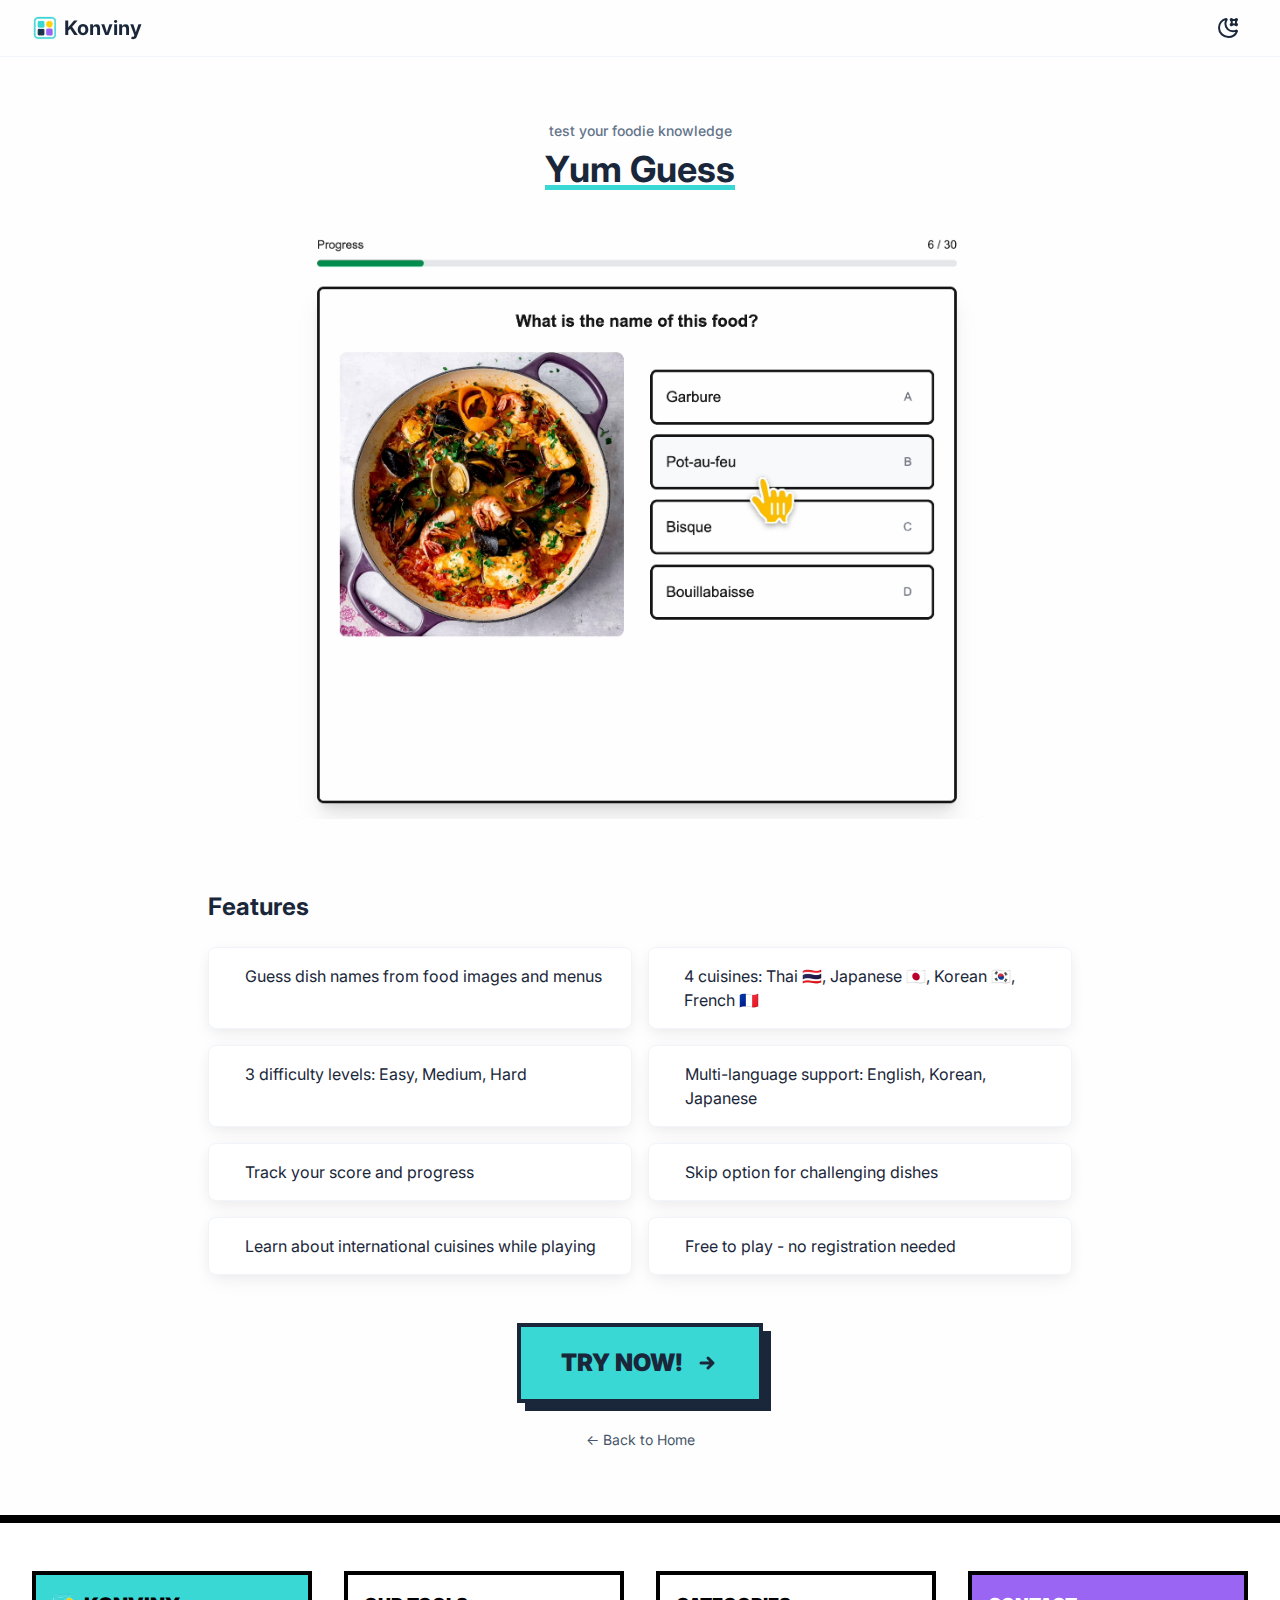
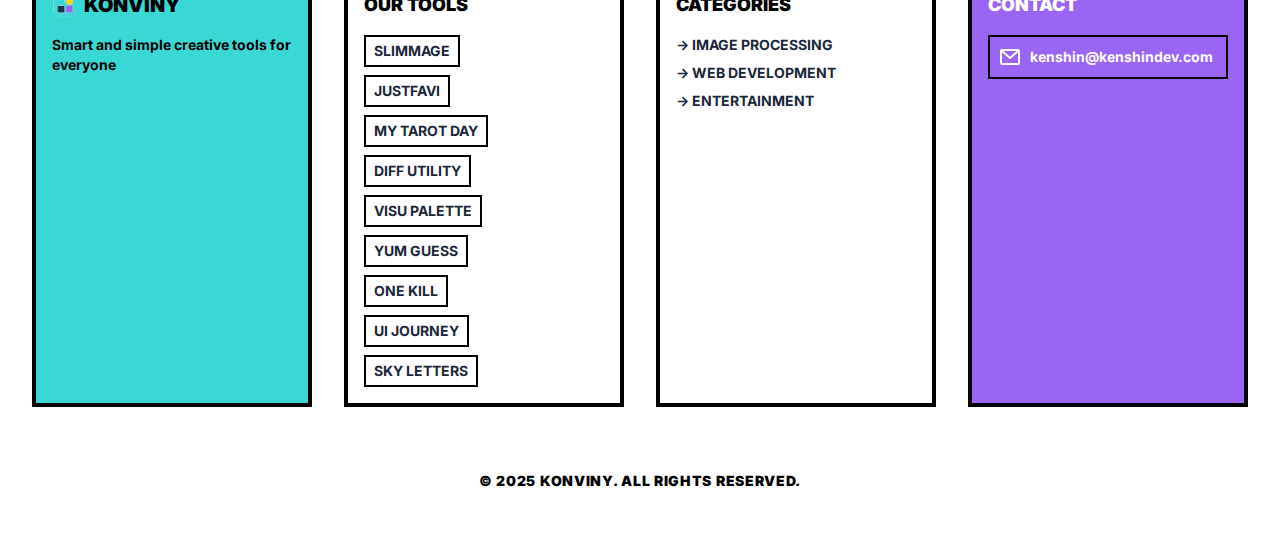
<file: yum-guess/index.html>
<!DOCTYPE html><html lang="en" class="__variable_e839f4"><head><meta charSet="utf-8"/><meta name="viewport" content="width=device-width, initial-scale=1"/><link rel="preload" href="/_next/static/media/cc27cf3ff100ea21-s.p.ttf" as="font" crossorigin="" type="font/ttf"/><link rel="preload" href="/_next/static/media/dd830f3b569412d7-s.p.ttf" as="font" crossorigin="" type="font/ttf"/><link rel="stylesheet" href="/_next/static/css/4d7235ef728b2380.css" data-precedence="next"/><link rel="preload" as="script" fetchPriority="low" href="/_next/static/chunks/webpack-4b0737ff5790cee2.js"/><script src="/_next/static/chunks/bd859cd3-9f33564e368807bf.js" async=""></script><script src="/_next/static/chunks/996-483d0aea5f76d61a.js" async=""></script><script src="/_next/static/chunks/main-app-f0a5578251a9ab48.js" async=""></script><script src="/_next/static/chunks/856-68f0d5fa09f45dbe.js" async=""></script><script src="/_next/static/chunks/943-a159c2981c260d78.js" async=""></script><script src="/_next/static/chunks/app/%5BappId%5D/page-9e0c6445bacd3487.js" async=""></script><script src="/_next/static/chunks/app/layout-2cc4cd8cb1996c1e.js" async=""></script><script async="" src="https://pagead2.googlesyndication.com/pagead/js/adsbygoogle.js?client=ca-pub-9855332655269860" crossorigin="anonymous"></script><meta name="theme-color" content="#ffffff"/><meta name="naver-site-verification" content="73f1cdd8a9dca3d95d954ed97cf0ef72aa200494"/><title>Yum Guess - test your foodie knowledge | Konviny</title><meta name="description" content="Fun food guessing game. Guess dish names from food images and menus. Try Yum Guess now for free!"/><meta name="author" content="Konviny"/><link rel="manifest" href="/site.webmanifest" crossorigin="use-credentials"/><meta name="keywords" content="Yum Guess,test your foodie knowledge,Entertainment,free online tool,web tool,Konviny"/><meta name="creator" content="Konviny"/><meta name="publisher" content="Konviny"/><meta name="robots" content="index, follow"/><meta name="googlebot" content="index, follow, max-video-preview:-1, max-image-preview:large, max-snippet:-1"/><link rel="canonical" href="https://www.konviny.com/yum-guess/"/><meta name="format-detection" content="telephone=no, address=no, email=no"/><meta name="naver-site-verification" content="73f1cdd8a9dca3d95d954ed97cf0ef72aa200494"/><meta property="og:title" content="Yum Guess - test your foodie knowledge"/><meta property="og:description" content="Fun food guessing game"/><meta property="og:url" content="https://www.konviny.com/yum-guess/"/><meta property="og:site_name" content="Konviny"/><meta property="og:image" content="https://www.konviny.com/images/yumguess.png"/><meta property="og:image:width" content="1200"/><meta property="og:image:height" content="630"/><meta property="og:image:alt" content="Yum Guess - test your foodie knowledge"/><meta property="og:type" content="website"/><meta name="twitter:card" content="summary_large_image"/><meta name="twitter:title" content="Yum Guess - test your foodie knowledge"/><meta name="twitter:description" content="Fun food guessing game"/><meta name="twitter:image" content="https://www.konviny.com/images/yumguess.png"/><link rel="icon" href="/favicon.ico"/><link rel="icon" href="/favicon-16x16.png" sizes="16x16" type="image/png"/><link rel="icon" href="/favicon-32x32.png" sizes="32x32" type="image/png"/><link rel="icon" href="/favicon-48x48.png" sizes="48x48" type="image/png"/><link rel="icon" href="/favicon-192x192.png" sizes="192x192" type="image/png"/><link rel="icon" href="/favicon-512x512.png" sizes="512x512" type="image/png"/><link rel="apple-touch-icon" href="/apple-touch-icon.png" sizes="180x180" type="image/png"/><meta name="next-size-adjust"/><script>(function(w,d,s,l,i){w[l]=w[l]||[];w[l].push({'gtm.start':
new Date().getTime(),event:'gtm.js'});var f=d.getElementsByTagName(s)[0],
j=d.createElement(s),dl=l!='dataLayer'?'&l='+l:'';j.async=true;j.src=
'https://www.googletagmanager.com/gtm.js?id='+i+dl;f.parentNode.insertBefore(j,f);
})(window,document,'script','dataLayer','GTM-N2DC6952');</script><script type="application/ld+json">{"@context":"https://schema.org","@type":"Organization","name":"Konviny","url":"https://www.konviny.com","logo":"https://www.konviny.com/logo.png","description":"Free online tools for image conversion, favicon generation, tarot reading, and more. Fast, secure, and easy to use.","sameAs":[],"contactPoint":{"@type":"ContactPoint","contactType":"customer service","availableLanguage":"English"},"hasOfferCatalog":{"@type":"OfferCatalog","name":"Web Applications","itemListElement":[{"@type":"Offer","itemOffered":{"@type":"SoftwareApplication","name":"Slimmage","description":"Convert and optimize images quickly and easily","url":"https://slimmage.konviny.com/","applicationCategory":"MultimediaApplication","operatingSystem":"Web Browser"}},{"@type":"Offer","itemOffered":{"@type":"SoftwareApplication","name":"JustFavi","description":"Create the perfect favicon package in 3 steps","url":"https://justfavi.konviny.com/en/","applicationCategory":"DeveloperApplication","operatingSystem":"Web Browser"}},{"@type":"Offer","itemOffered":{"@type":"SoftwareApplication","name":"My Tarot Day","description":"Check your daily fortune with tarot cards","url":"https://my-tarot-day.konviny.com/","applicationCategory":"EntertainmentApplication","operatingSystem":"Web Browser"}},{"@type":"Offer","itemOffered":{"@type":"SoftwareApplication","name":"Diff Utility","description":"Compare text, JSON, Excel, and images","url":"https://diff-utility.konviny.com/","applicationCategory":"DeveloperApplication","operatingSystem":"Web Browser"}},{"@type":"Offer","itemOffered":{"@type":"SoftwareApplication","name":"Visu Palette","description":"Extract colors from images to create palettes","url":"https://visu-palette.konviny.com/","applicationCategory":"DesignApplication","operatingSystem":"Web Browser"}},{"@type":"Offer","itemOffered":{"@type":"SoftwareApplication","name":"Yum Guess","description":"Fun food guessing game","url":"https://yum-guess.konviny.com/","applicationCategory":"GameApplication","operatingSystem":"Web Browser"}},{"@type":"Offer","itemOffered":{"@type":"SoftwareApplication","name":"One Kill","description":"Fast-paced 2D top-down battle game where one precise skill shot decides the winner","url":"https://onekill.konviny.com/","applicationCategory":"GameApplication","operatingSystem":"Web Browser"}},{"@type":"Offer","itemOffered":{"@type":"SoftwareApplication","name":"UI Journey","description":"Interactive timeline of web design trends from 2000s to 2025","url":"https://ui-journey.konviny.com/","applicationCategory":"DesignApplication","operatingSystem":"Web Browser"}}]}}</script><script type="application/ld+json">{"@context":"https://schema.org","@type":"WebSite","name":"Konviny","url":"https://www.konviny.com","description":"Smart and simple creative tools - Free online tools for image conversion, favicon generation, tarot reading, and more","inLanguage":"en-US","isPartOf":{"@type":"Organization","name":"Konviny"}}</script><script src="/_next/static/chunks/polyfills-42372ed130431b0a.js" noModule=""></script></head><body class="__className_e839f4 antialiased"><noscript><iframe src="https://www.googletagmanager.com/ns.html?id=GTM-N2DC6952" height="0" width="0" style="display:none;visibility:hidden"></iframe></noscript><script>((e,t,r,n,a,o,l,i)=>{let u=document.documentElement,s=["light","dark"];function c(t){(Array.isArray(e)?e:[e]).forEach(e=>{let r="class"===e,n=r&&o?a.map(e=>o[e]||e):a;r?(u.classList.remove(...n),u.classList.add(o&&o[t]?o[t]:t)):u.setAttribute(e,t)}),i&&s.includes(t)&&(u.style.colorScheme=t)}if(n)c(n);else try{let e=localStorage.getItem(t)||r,n=l&&"system"===e?window.matchMedia("(prefers-color-scheme: dark)").matches?"dark":"light":e;c(n)}catch(e){}})("class","theme","light",null,["light","dark"],null,false,true)</script><div class="flex min-h-screen flex-col bg-background dark:bg-background-dark"><header class="sticky top-0 z-50 w-full border-b border-konviny-100 dark:border-konviny-800 bg-background/80 dark:bg-background-dark/80 backdrop-blur-md relative"><div class="container mx-auto px-4 sm:px-6 lg:px-8"><div class="flex h-14 items-center justify-between"><div class="flex items-center"><a href="/" class="flex items-center gap-2"><svg width="24" height="24" viewBox="0 0 120 139" version="1.1" xmlns="http://www.w3.org/2000/svg"><path fill="rgb(235,248,248)" stroke="rgb(235,248,248)" stroke-width="1" opacity="1" d="M 8.5 12 L 5.5 16 L 8.5 12 Z "></path><path fill="rgb(235,248,248)" stroke="rgb(235,248,248)" stroke-width="1" opacity="1" d="M 23.5 15 L 106 15.5 L 23.5 16 L 23.5 15 Z "></path><path fill="rgb(235,248,248)" stroke="rgb(235,248,248)" stroke-width="1" opacity="1" d="M 19.5 16 L 21 16.5 L 18.5 18 L 19.5 16 Z "></path><path fill="rgb(235,248,248)" stroke="rgb(235,248,248)" stroke-width="1" opacity="1" d="M 16.5 18 L 13.5 22 L 16.5 18 Z "></path><path fill="rgb(235,248,248)" stroke="rgb(235,248,248)" stroke-width="1" opacity="1" d="M 1.5 25 L 2 27.5 L 1 27.5 L 1.5 25 Z "></path><path fill="rgb(235,248,248)" stroke="rgb(235,248,248)" stroke-width="1" opacity="1" d="M 129.5 25 L 130 112.5 L 129 112.5 L 129.5 25 Z "></path><path fill="rgb(235,248,248)" stroke="rgb(235,248,248)" stroke-width="1" opacity="1" d="M 28.5 28 L 58 28.5 L 28.5 29 L 28.5 28 Z "></path><path fill="rgb(235,248,248)" stroke="rgb(235,248,248)" stroke-width="1" opacity="1" d="M 25.5 64 L 26.5 66 L 25.5 64 Z "></path><path fill="rgb(235,248,248)" stroke="rgb(235,248,248)" stroke-width="1" opacity="1" d="M 26.5 75 L 25.5 77 L 26.5 75 Z "></path><path fill="rgb(235,248,248)" stroke="rgb(235,248,248)" stroke-width="1" opacity="1" d="M 59.5 75 L 60.5 77 L 59.5 75 Z "></path><path fill="rgb(235,248,248)" stroke="rgb(235,248,248)" stroke-width="1" opacity="1" d="M 74.5 109 L 75.5 111 L 74.5 109 Z "></path><path fill="rgb(235,248,248)" stroke="rgb(235,248,248)" stroke-width="1" opacity="1" d="M 108.5 109 L 107.5 111 L 108.5 109 Z "></path><path fill="rgb(235,248,248)" stroke="rgb(235,248,248)" stroke-width="1" opacity="1" d="M 1.5 110 L 2 112.5 L 1 112.5 L 1.5 110 Z "></path><path fill="rgb(235,248,248)" stroke="rgb(235,248,248)" stroke-width="1" opacity="1" d="M 30.5 112 L 55 112.5 L 30.5 113 L 30.5 112 Z "></path><path fill="rgb(235,248,248)" stroke="rgb(235,248,248)" stroke-width="1" opacity="1" d="M 116.5 118 L 115.5 120 L 116.5 118 Z "></path><path fill="rgb(235,248,248)" stroke="rgb(235,248,248)" stroke-width="1" opacity="1" d="M 17.5 120 L 18.5 122 L 17.5 120 Z "></path><path fill="rgb(235,248,248)" stroke="rgb(235,248,248)" stroke-width="1" opacity="1" d="M 125.5 122 L 124.5 124 L 125.5 122 Z "></path><path fill="rgb(235,248,248)" stroke="rgb(235,248,248)" stroke-width="1" opacity="1" d="M 6.5 123 L 10.5 128 L 6.5 123 Z "></path><path fill="rgb(235,248,248)" stroke="rgb(235,248,248)" stroke-width="1" opacity="1" d="M 121.5 126 L 120.5 128 L 121.5 126 Z "></path><path fill="rgb(235,248,248)" stroke="rgb(235,248,248)" stroke-width="1" opacity="1" d="M 23.5 132 L 109 132.5 L 23.5 133 L 23.5 132 Z "></path><path fill="rgb(250,251,252)" stroke="rgb(250,251,252)" stroke-width="1" opacity="1" d="M 10.5 10 L 9.5 12 L 10.5 10 Z "></path><path fill="rgb(250,251,252)" stroke="rgb(250,251,252)" stroke-width="1" opacity="1" d="M 122.5 12 L 124.5 15 L 122.5 12 Z "></path><path fill="rgb(250,251,252)" stroke="rgb(250,251,252)" stroke-width="1" opacity="1" d="M 116.5 20 L 117.5 22 L 116.5 20 Z "></path><path fill="rgb(250,251,252)" stroke="rgb(250,251,252)" stroke-width="1" opacity="1" d="M 58.5 28 L 59.5 30 L 58.5 28 Z "></path><path fill="rgb(250,251,252)" stroke="rgb(250,251,252)" stroke-width="1" opacity="1" d="M 62.5 35 L 63 39.5 L 62 39.5 L 62.5 35 Z "></path><path fill="rgb(250,251,252)" stroke="rgb(250,251,252)" stroke-width="1" opacity="1" d="M 62.5 45 L 63 48.5 L 62 48.5 L 62.5 45 Z "></path><path fill="rgb(250,251,252)" stroke="rgb(250,251,252)" stroke-width="1" opacity="1" d="M 62.5 50 L 63 56.5 L 62 56.5 L 62.5 50 Z "></path><path fill="rgb(250,251,252)" stroke="rgb(250,251,252)" stroke-width="1" opacity="1" d="M 29.5 67 L 57 67.5 L 29.5 68 L 29.5 67 Z "></path><path fill="rgb(250,251,252)" stroke="rgb(250,251,252)" stroke-width="1" opacity="1" d="M 77.5 73 L 105 73.5 L 77.5 74 L 76.5 75 L 77.5 73 Z "></path><path fill="rgb(250,251,252)" stroke="rgb(250,251,252)" stroke-width="1" opacity="1" d="M 108.5 76 L 109.5 78 L 108.5 76 Z "></path><path fill="rgb(250,251,252)" stroke="rgb(250,251,252)" stroke-width="1" opacity="1" d="M 72.5 80 L 73 90.5 L 72 90.5 L 72.5 80 Z "></path><path fill="rgb(250,251,252)" stroke="rgb(250,251,252)" stroke-width="1" opacity="1" d="M 110.5 80 L 111 106.5 L 110 106.5 L 110.5 80 Z "></path><path fill="rgb(250,251,252)" stroke="rgb(250,251,252)" stroke-width="1" opacity="1" d="M 72.5 92 L 73 105.5 L 72 105.5 L 72.5 92 Z "></path><path fill="rgb(250,251,252)" stroke="rgb(250,251,252)" stroke-width="1" opacity="1" d="M 25.5 110 L 26.5 112 L 25.5 110 Z "></path><path fill="rgb(250,251,252)" stroke="rgb(250,251,252)" stroke-width="1" opacity="1" d="M 78.5 112 L 105 112.5 L 78.5 113 L 78.5 112 Z "></path><path fill="rgb(250,251,252)" stroke="rgb(250,251,252)" stroke-width="1" opacity="1" d="M 13.5 116 L 15.5 119 L 13.5 116 Z "></path><path fill="rgb(250,251,252)" stroke="rgb(250,251,252)" stroke-width="1" opacity="1" d="M 24.5 122 L 108 122.5 L 24.5 123 L 24.5 122 Z "></path><path fill="rgb(182,232,234)" stroke="rgb(182,232,234)" stroke-width="1" opacity="1" d="M 21.5 6 L 24 6.5 L 21.5 7 L 21.5 6 Z "></path><path fill="rgb(182,232,234)" stroke="rgb(182,232,234)" stroke-width="1" opacity="1" d="M 106.5 6 L 109 6.5 L 106.5 7 L 106.5 6 Z "></path><path fill="rgb(182,232,234)" stroke="rgb(182,232,234)" stroke-width="1" opacity="1" d="M 16.5 7 L 19 7.5 L 16.5 8 L 16.5 7 Z "></path><path fill="rgb(182,232,234)" stroke="rgb(182,232,234)" stroke-width="1" opacity="1" d="M 120.5 11 L 124.5 16 L 120.5 11 Z "></path><path fill="rgb(182,232,234)" stroke="rgb(182,232,234)" stroke-width="1" opacity="1" d="M 106.5 15 L 110 15.5 L 106.5 16 L 106.5 15 Z "></path><path fill="rgb(182,232,234)" stroke="rgb(182,232,234)" stroke-width="1" opacity="1" d="M 125.5 17 L 126.5 19 L 125.5 17 Z "></path><path fill="rgb(182,232,234)" stroke="rgb(182,232,234)" stroke-width="1" opacity="1" d="M 115.5 18 L 117.5 21 L 115.5 18 Z "></path><path fill="rgb(182,232,234)" stroke="rgb(182,232,234)" stroke-width="1" opacity="1" d="M 10.5 26 L 11 110.5 L 10 110.5 L 10.5 26 Z "></path><path fill="rgb(182,232,234)" stroke="rgb(182,232,234)" stroke-width="1" opacity="1" d="M 120.5 26 L 121 111.5 L 120 111.5 L 120.5 26 Z "></path><path fill="rgb(182,232,234)" stroke="rgb(182,232,234)" stroke-width="1" opacity="1" d="M 1.5 28 L 2 109.5 L 1 109.5 L 1.5 28 Z "></path><path fill="rgb(182,232,234)" stroke="rgb(182,232,234)" stroke-width="1" opacity="1" d="M 27.5 29 L 25.5 32 L 27.5 29 Z "></path><path fill="rgb(182,232,234)" stroke="rgb(182,232,234)" stroke-width="1" opacity="1" d="M 58.5 29 L 60.5 32 L 58.5 29 Z "></path><path fill="rgb(182,232,234)" stroke="rgb(182,232,234)" stroke-width="1" opacity="1" d="M 24.5 34 L 25 41.5 L 24 41.5 L 24.5 34 Z "></path><path fill="rgb(182,232,234)" stroke="rgb(182,232,234)" stroke-width="1" opacity="1" d="M 24.5 50 L 25 52.5 L 24 52.5 L 24.5 50 Z "></path><path fill="rgb(182,232,234)" stroke="rgb(182,232,234)" stroke-width="1" opacity="1" d="M 29.5 74 L 56 74.5 L 29.5 75 L 29.5 74 Z "></path><path fill="rgb(182,232,234)" stroke="rgb(182,232,234)" stroke-width="1" opacity="1" d="M 25.5 109 L 26.5 111 L 25.5 109 Z "></path><path fill="rgb(182,232,234)" stroke="rgb(182,232,234)" stroke-width="1" opacity="1" d="M 60.5 109 L 59.5 111 L 60.5 109 Z "></path><path fill="rgb(182,232,234)" stroke="rgb(182,232,234)" stroke-width="1" opacity="1" d="M 118.5 116 L 117.5 118 L 118.5 116 Z "></path><path fill="rgb(182,232,234)" stroke="rgb(182,232,234)" stroke-width="1" opacity="1" d="M 15.5 119 L 16.5 121 L 15.5 119 Z "></path><path fill="rgb(182,232,234)" stroke="rgb(182,232,234)" stroke-width="1" opacity="1" d="M 126.5 120 L 125.5 122 L 126.5 120 Z "></path><path fill="rgb(182,232,234)" stroke="rgb(182,232,234)" stroke-width="1" opacity="1" d="M 5.5 121 L 6.5 123 L 5.5 121 Z "></path><path fill="rgb(182,232,234)" stroke="rgb(182,232,234)" stroke-width="1" opacity="1" d="M 123.5 124 L 122.5 126 L 123.5 124 Z "></path><path fill="rgb(182,232,234)" stroke="rgb(182,232,234)" stroke-width="1" opacity="1" d="M 11.5 127 L 12.5 129 L 11.5 127 Z "></path><path fill="rgb(182,232,234)" stroke="rgb(182,232,234)" stroke-width="1" opacity="1" d="M 119.5 127 L 118.5 129 L 119.5 127 Z "></path><path fill="rgb(253,253,252)" stroke="rgb(253,253,252)" stroke-width="1" opacity="1" d="M 63.5 16 L 67 16.5 L 63.5 17 L 63.5 16 Z "></path><path fill="rgb(253,253,252)" stroke="rgb(253,253,252)" stroke-width="1" opacity="1" d="M 75.5 16 L 78 16.5 L 75.5 17 L 75.5 16 Z "></path><path fill="rgb(253,253,252)" stroke="rgb(253,253,252)" stroke-width="1" opacity="1" d="M 88.5 16 L 92 16.5 L 88.5 17 L 88.5 16 Z "></path><path fill="rgb(253,253,252)" stroke="rgb(253,253,252)" stroke-width="1" opacity="1" d="M 83 28 L 87 28.5 L 83.5 30 L 83 28 Z "></path><path fill="rgb(253,253,252)" stroke="rgb(253,253,252)" stroke-width="1" opacity="1" d="M 95.5 28 L 99 29.5 L 97.5 29 Q 94.5 29.5 95.5 28 Z "></path><path fill="rgb(253,253,252)" stroke="rgb(253,253,252)" stroke-width="1" opacity="1" d="M 79.5 31 L 75.5 36 L 75 34 L 79.5 31 Z "></path><path fill="rgb(253,253,252)" stroke="rgb(253,253,252)" stroke-width="1" opacity="1" d="M 102.5 31 L 107.5 37 L 102.5 31 Z "></path><path fill="rgb(253,253,252)" stroke="rgb(253,253,252)" stroke-width="1" opacity="1" d="M 63.5 36 L 64 55.5 L 63 55.5 L 63.5 36 Z "></path><path fill="rgb(253,253,252)" stroke="rgb(253,253,252)" stroke-width="1" opacity="1" d="M 108.5 38 Q 111.6 39.4 111 44.5 L 110 44.5 L 108.5 38 Z "></path><path fill="rgb(253,253,252)" stroke="rgb(253,253,252)" stroke-width="1" opacity="1" d="M 73.5 39 L 73 40.5 L 72 52.5 L 73 54.5 L 72 54.5 Q 69.3 50.7 71 42.5 L 73.5 39 Z "></path><path fill="rgb(253,253,252)" stroke="rgb(253,253,252)" stroke-width="1" opacity="1" d="M 109.5 54 L 110 56.5 L 108 57.5 L 109.5 54 Z "></path><path fill="rgb(253,253,252)" stroke="rgb(253,253,252)" stroke-width="1" opacity="1" d="M 73.5 56 L 75 58.5 L 73 57.5 L 73.5 56 Z "></path><path fill="rgb(253,253,252)" stroke="rgb(253,253,252)" stroke-width="1" opacity="1" d="M 107.5 59 L 106 61.5 Q 106.8 63.8 104.5 63 L 102 64.5 L 107.5 59 Z "></path><path fill="rgb(253,253,252)" stroke="rgb(253,253,252)" stroke-width="1" opacity="1" d="M 75.5 60 L 79 64.5 L 78 64.5 L 75.5 60 Z "></path><path fill="rgb(253,253,252)" stroke="rgb(253,253,252)" stroke-width="1" opacity="1" d="M 61.5 64 L 59.5 67 L 61.5 64 Z "></path><path fill="rgb(253,253,252)" stroke="rgb(253,253,252)" stroke-width="1" opacity="1" d="M 80.5 64 L 85 66.5 L 83.5 67 L 80.5 64 Z "></path><path fill="rgb(253,253,252)" stroke="rgb(253,253,252)" stroke-width="1" opacity="1" d="M 86.5 67 L 96 67.5 L 86.5 68 L 86.5 67 Z "></path><path fill="rgb(253,253,252)" stroke="rgb(253,253,252)" stroke-width="1" opacity="1" d="M 104.5 72 L 105.5 74 L 104.5 72 Z "></path><path fill="rgb(253,253,252)" stroke="rgb(253,253,252)" stroke-width="1" opacity="1" d="M 76.5 73 L 73.5 77 L 74 75.5 Q 73.3 73.3 75.5 74 L 76.5 73 Z "></path><path fill="rgb(253,253,252)" stroke="rgb(253,253,252)" stroke-width="1" opacity="1" d="M 58.5 74 L 61 75.5 L 59.5 75 L 58.5 74 Z "></path><path fill="rgb(253,253,252)" stroke="rgb(253,253,252)" stroke-width="1" opacity="1" d="M 108.5 75 L 109.5 77 L 108.5 75 Z "></path><path fill="rgb(253,253,252)" stroke="rgb(253,253,252)" stroke-width="1" opacity="1" d="M 62.5 86 L 63 88.5 L 62 88.5 L 62.5 86 Z "></path><path fill="rgb(253,253,252)" stroke="rgb(253,253,252)" stroke-width="1" opacity="1" d="M 23.5 108 L 24.5 110 Q 21.7 110.7 23.5 108 Z "></path><path fill="rgb(253,253,252)" stroke="rgb(253,253,252)" stroke-width="1" opacity="1" d="M 109.5 109 L 108.5 111 L 109.5 109 Z "></path><path fill="rgb(253,253,252)" stroke="rgb(253,253,252)" stroke-width="1" opacity="1" d="M 74.5 110 L 75.5 112 L 74.5 110 Z "></path><path fill="rgb(253,253,252)" stroke="rgb(253,253,252)" stroke-width="1" opacity="1" d="M 113.5 119 L 112.5 121 L 113.5 119 Z "></path><path fill="rgb(254,210,11)" stroke="rgb(254,210,11)" stroke-width="1" opacity="1" d="M 86.5 29 L 95.5 29 L 105 34 L 110 43.5 L 110 51.5 Q 107.5 60.5 100.5 65 Q 95.9 67.9 87.5 67 Q 79.2 64.8 75 58.5 L 72 46.5 Q 73.6 35.6 81.5 31 L 86.5 29 Z "></path><path fill="rgb(252,244,216)" stroke="rgb(252,244,216)" stroke-width="1" opacity="1" d="M 87.5 28 L 95 28.5 L 87.5 29 L 87.5 28 Z "></path><path fill="rgb(252,244,216)" stroke="rgb(252,244,216)" stroke-width="1" opacity="1" d="M 80.5 31 L 75.5 37 L 80.5 31 Z "></path><path fill="rgb(252,244,216)" stroke="rgb(252,244,216)" stroke-width="1" opacity="1" d="M 101.5 31 L 103.5 34 L 101.5 31 Z "></path><path fill="rgb(252,244,216)" stroke="rgb(252,244,216)" stroke-width="1" opacity="1" d="M 105.5 35 L 107.5 38 L 105.5 35 Z "></path><path fill="rgb(252,244,216)" stroke="rgb(252,244,216)" stroke-width="1" opacity="1" d="M 72.5 43 L 73 45.5 L 72 45.5 L 72.5 43 Z "></path><path fill="rgb(252,244,216)" stroke="rgb(252,244,216)" stroke-width="1" opacity="1" d="M 110.5 45 L 111 50.5 L 110 50.5 L 110.5 45 Z "></path><path fill="rgb(252,244,216)" stroke="rgb(252,244,216)" stroke-width="1" opacity="1" d="M 72.5 50 L 73 52.5 L 72 52.5 L 72.5 50 Z "></path><path fill="rgb(252,244,216)" stroke="rgb(252,244,216)" stroke-width="1" opacity="1" d="M 108.5 55 L 109 56.5 L 101.5 65 L 107 58.5 L 108.5 55 Z "></path><path fill="rgb(252,244,216)" stroke="rgb(252,244,216)" stroke-width="1" opacity="1" d="M 75.5 59 L 79.5 64 L 75.5 59 Z "></path><path fill="rgb(65,213,216)" stroke="rgb(65,213,216)" stroke-width="1" opacity="1" d="M 24.5 6 L 105.5 6 L 115 8 L 115.5 10 L 117 9.5 L 116.5 11 L 118.5 10 L 123.5 16 L 125 16.5 L 124.5 18 L 127 19.5 L 128 21.5 L 127 22.5 L 127 39.5 L 126 40.5 L 127 41.5 L 127 53.5 L 127 55.5 L 126 59.5 L 127 60.5 L 127 73.5 L 127 75.5 L 127 83.5 L 126 84.5 L 127 85.5 L 127 114.5 L 128 115.5 L 127 118.5 L 123.5 124 L 122 123.5 L 120.5 127 L 115.5 130 L 114 129.5 Q 114.9 132.5 110.5 131 L 109.5 132 L 21.5 132 L 17 131 L 16.5 129 L 14.5 129 L 7 123.5 L 7 121 Q 4.3 122.1 5 119.5 L 4.5 117 Q 1.9 117.8 3 114.5 L 2 109.5 L 2.5 107 L 4 106.5 L 2 105.5 L 3 103.5 L 3 99.5 L 2 97.5 L 3 94.5 L 2 87.5 L 2 85.5 L 3 81.5 L 3 79.5 L 4 76.5 L 2 72.5 L 2.5 68 L 4 67.5 L 2 57.5 L 3 53.5 L 3 51.5 L 2 45.5 L 3 40.5 L 2 37.5 L 3 33.5 L 3 31.5 L 2 24.5 L 5.5 17 L 7 16.5 L 6 15.5 L 10.5 11 L 12 11.5 L 13.5 9 L 16.5 8 Q 18 10.5 19.5 7 L 24.5 6 Z M 34 7 L 34 8 L 36 8 L 34 7 Z M 38 7 L 38 8 L 41 8 L 38 7 Z M 44 7 L 44 8 L 47 8 L 44 7 Z M 54 7 L 54 8 L 60 8 L 54 7 Z M 74 7 L 74 8 L 76 8 L 74 7 Z M 82 7 L 82 8 L 84 8 L 82 7 Z M 89 7 L 89 8 L 91 8 L 89 7 Z M 93 7 L 93 8 L 96 8 L 93 7 Z M 86 13 L 85 14 L 24 14 L 20 16 L 18 16 L 12 24 L 10 24 L 11 26 L 9 26 L 10 32 L 10 34 L 9 36 L 10 39 L 9 41 L 9 65 L 10 66 L 9 71 L 9 93 L 10 94 L 9 97 L 10 100 L 10 102 L 8 109 Q 12 110 12 116 L 12 118 L 14 118 L 16 122 L 18 121 L 21 123 L 112 123 Q 113 119 115 122 L 119 117 Q 118 114 121 115 L 120 114 Q 119 111 122 112 L 122 82 L 123 81 L 122 77 L 122 75 Q 120 70 124 71 L 124 70 Q 121 71 122 67 L 122 65 Q 120 58 123 57 L 122 55 L 123 52 L 122 50 L 123 46 L 122 42 L 122 40 L 123 37 L 122 35 L 123 32 L 122 30 L 122 26 Q 119 27 120 25 L 120 23 L 119 22 Q 120 20 117 18 Q 113 19 114 16 L 107 14 L 103 15 L 102 14 L 87 14 L 86 13 Z M 37 124 L 37 125 L 42 125 L 37 124 Z M 54 124 L 54 125 L 58 125 L 54 124 Z M 93 124 L 93 125 L 98 125 L 93 124 Z M 85 127 Q 83 130 86 129 L 85 127 Z "></path><path fill="rgb(65,213,216)" stroke="rgb(65,213,216)" stroke-width="1" opacity="1" d="M 128.5 25 L 129 113.5 L 128 113.5 L 128.5 25 Z "></path><path fill="rgb(65,213,216)" stroke="rgb(65,213,216)" stroke-width="1" opacity="1" d="M 59.5 32 L 61 32.5 L 58.5 34 L 59.5 32 Z "></path><path fill="rgb(65,213,216)" stroke="rgb(65,213,216)" stroke-width="1" opacity="1" d="M 61.5 34 L 62 61.5 L 61 61.5 L 60.5 50 L 58.5 51 L 58.5 50 L 60 49.5 L 58 48.5 L 60 48 L 61 45.5 L 61.5 34 Z "></path><path fill="rgb(65,213,216)" stroke="rgb(65,213,216)" stroke-width="1" opacity="1" d="M 24.5 42 L 25 49.5 L 24 49.5 L 24.5 42 Z "></path><path fill="rgb(65,213,216)" stroke="rgb(65,213,216)" stroke-width="1" opacity="1" d="M 59.5 54 L 58.5 56 L 59.5 54 Z "></path><path fill="rgb(65,213,216)" stroke="rgb(65,213,216)" stroke-width="1" opacity="1" d="M 24.5 55 L 25 58.5 L 24 58.5 L 24.5 55 Z "></path><path fill="rgb(65,213,216)" stroke="rgb(65,213,216)" stroke-width="1" opacity="1" d="M 58.5 60 L 59.5 62 Q 56.7 62.7 58.5 60 Z "></path><path fill="rgb(65,213,216)" stroke="rgb(65,213,216)" stroke-width="1" opacity="1" d="M 58.5 63 L 61 63.5 L 58 65.5 L 58.5 63 Z "></path><path fill="rgb(65,213,216)" stroke="rgb(65,213,216)" stroke-width="1" opacity="1" d="M 26.5 64 L 27.5 66 L 26.5 64 Z "></path><path fill="rgb(65,213,216)" stroke="rgb(65,213,216)" stroke-width="1" opacity="1" d="M 43.5 65 L 44.5 66 L 56 66.5 L 30.5 67 L 30.5 66 L 42.5 66 L 43.5 65 Z "></path><path fill="rgb(55,215,212)" stroke="rgb(55,215,212)" stroke-width="1" opacity="1" d="M 33.5 7 L 36 7.5 L 33.5 8 L 33.5 7 Z "></path><path fill="rgb(55,215,212)" stroke="rgb(55,215,212)" stroke-width="1" opacity="1" d="M 37.5 7 L 41 7.5 L 37.5 8 L 37.5 7 Z "></path><path fill="rgb(55,215,212)" stroke="rgb(55,215,212)" stroke-width="1" opacity="1" d="M 43.5 7 L 47 7.5 L 43.5 8 L 43.5 7 Z "></path><path fill="rgb(55,215,212)" stroke="rgb(55,215,212)" stroke-width="1" opacity="1" d="M 53.5 7 L 60 7.5 L 53.5 8 L 53.5 7 Z "></path><path fill="rgb(55,215,212)" stroke="rgb(55,215,212)" stroke-width="1" opacity="1" d="M 73.5 7 L 76 7.5 L 73.5 8 L 73.5 7 Z "></path><path fill="rgb(55,215,212)" stroke="rgb(55,215,212)" stroke-width="1" opacity="1" d="M 81.5 7 L 84 7.5 L 81.5 8 L 81.5 7 Z "></path><path fill="rgb(55,215,212)" stroke="rgb(55,215,212)" stroke-width="1" opacity="1" d="M 88.5 7 L 91 7.5 L 88.5 8 L 88.5 7 Z "></path><path fill="rgb(55,215,212)" stroke="rgb(55,215,212)" stroke-width="1" opacity="1" d="M 92.5 7 L 96 7.5 L 92.5 8 L 92.5 7 Z "></path><path fill="rgb(55,215,212)" stroke="rgb(55,215,212)" stroke-width="1" opacity="1" d="M 115.5 9 L 118 10.5 L 116.5 11 L 115.5 9 Z "></path><path fill="rgb(55,215,212)" stroke="rgb(55,215,212)" stroke-width="1" opacity="1" d="M 85.5 13 L 86.5 14 L 102 14.5 L 23.5 15 L 23.5 14 L 84.5 14 L 85.5 13 Z "></path><path fill="rgb(55,215,212)" stroke="rgb(55,215,212)" stroke-width="1" opacity="1" d="M 103.5 14 L 107 14.5 L 103.5 15 L 103.5 14 Z "></path><path fill="rgb(55,215,212)" stroke="rgb(55,215,212)" stroke-width="1" opacity="1" d="M 122.5 14 L 123.5 16 L 122.5 14 Z "></path><path fill="rgb(55,215,212)" stroke="rgb(55,215,212)" stroke-width="1" opacity="1" d="M 116.5 18 L 118.5 21 L 116.5 18 Z "></path><path fill="rgb(55,215,212)" stroke="rgb(55,215,212)" stroke-width="1" opacity="1" d="M 13.5 19 L 11.5 22 L 13.5 19 Z "></path><path fill="rgb(55,215,212)" stroke="rgb(55,215,212)" stroke-width="1" opacity="1" d="M 119.5 22 L 120.5 24 L 119.5 22 Z "></path><path fill="rgb(55,215,212)" stroke="rgb(55,215,212)" stroke-width="1" opacity="1" d="M 127.5 22 L 128 114.5 L 127 114.5 L 127 85.5 L 126 84.5 L 127 83.5 L 127 75.5 L 125.5 73 L 127 73.5 L 127 60.5 L 126 59.5 L 127 55.5 L 127 53.5 L 127 41.5 L 126 40.5 L 127 39.5 L 127.5 22 Z "></path><path fill="rgb(55,215,212)" stroke="rgb(55,215,212)" stroke-width="1" opacity="1" d="M 2.5 26 L 3 31.5 L 2 31.5 L 2.5 26 Z "></path><path fill="rgb(55,215,212)" stroke="rgb(55,215,212)" stroke-width="1" opacity="1" d="M 9.5 26 L 10 28.5 L 9 28.5 L 9.5 26 Z "></path><path fill="rgb(55,215,212)" stroke="rgb(55,215,212)" stroke-width="1" opacity="1" d="M 121.5 26 L 123 31.5 L 122 34.5 L 123 36.5 L 122 39.5 L 122 41.5 L 123 45.5 L 122 49.5 L 123 51.5 L 122 54.5 L 123 56.5 Q 120.3 58.3 122 64.5 L 122 66.5 Q 120.5 70.9 123.5 70 L 123.5 71 Q 120.5 70.1 122 74.5 L 123.5 77 L 122 76.5 L 123 80.5 L 122 81.5 L 121.5 112 L 121.5 26 Z "></path><path fill="rgb(55,215,212)" stroke="rgb(55,215,212)" stroke-width="1" opacity="1" d="M 30.5 29 L 56.5 29 L 60 31.5 L 58.5 34 L 60.5 33 L 61 45.5 L 60 47.5 L 61 50.5 L 61 62.5 L 59.5 64 L 58 63.5 L 57.5 66 L 44.5 66 L 42.5 66 L 28.5 66 L 26 63.5 L 25 60.5 L 25 38.5 L 25 36.5 Q 24.4 31.4 27.5 30 L 30.5 29 Z M 59 60 Q 57 63 60 62 L 59 60 Z "></path><path fill="rgb(55,215,212)" stroke="rgb(55,215,212)" stroke-width="1" opacity="1" d="M 9.5 35 L 10 37.5 L 9 37.5 L 9.5 35 Z "></path><path fill="rgb(55,215,212)" stroke="rgb(55,215,212)" stroke-width="1" opacity="1" d="M 2.5 40 L 3 44.5 L 2 44.5 L 2.5 40 Z "></path><path fill="rgb(55,215,212)" stroke="rgb(55,215,212)" stroke-width="1" opacity="1" d="M 9.5 40 L 10 64.5 L 9 64.5 L 9.5 40 Z "></path><path fill="rgb(55,215,212)" stroke="rgb(55,215,212)" stroke-width="1" opacity="1" d="M 2.5 49 L 3 51.5 L 2 51.5 L 2.5 49 Z "></path><path fill="rgb(55,215,212)" stroke="rgb(55,215,212)" stroke-width="1" opacity="1" d="M 2.5 53 L 3 56.5 L 2 56.5 L 2.5 53 Z "></path><path fill="rgb(55,215,212)" stroke="rgb(55,215,212)" stroke-width="1" opacity="1" d="M 2.5 58 L 3 66.5 L 4 67.5 L 2 68 L 2.5 58 Z "></path><path fill="rgb(55,215,212)" stroke="rgb(55,215,212)" stroke-width="1" opacity="1" d="M 9.5 70 L 10 92.5 L 9 92.5 L 9.5 70 Z "></path><path fill="rgb(55,215,212)" stroke="rgb(55,215,212)" stroke-width="1" opacity="1" d="M 2.5 75 Q 5.2 76.3 3 77.5 L 2.5 80 L 2.5 75 Z "></path><path fill="rgb(55,215,212)" stroke="rgb(55,215,212)" stroke-width="1" opacity="1" d="M 2.5 90 L 3 94.5 L 2 94.5 L 2.5 90 Z "></path><path fill="rgb(55,215,212)" stroke="rgb(55,215,212)" stroke-width="1" opacity="1" d="M 9.5 102 L 10 109.5 L 8 108.5 L 9.5 102 Z "></path><path fill="rgb(55,215,212)" stroke="rgb(55,215,212)" stroke-width="1" opacity="1" d="M 118.5 118 L 117.5 120 L 118.5 118 Z "></path><path fill="rgb(55,215,212)" stroke="rgb(55,215,212)" stroke-width="1" opacity="1" d="M 16.5 121 L 17.5 123 L 16.5 121 Z "></path><path fill="rgb(55,215,212)" stroke="rgb(55,215,212)" stroke-width="1" opacity="1" d="M 114.5 121 L 113.5 123 L 114.5 121 Z "></path><path fill="rgb(55,215,212)" stroke="rgb(55,215,212)" stroke-width="1" opacity="1" d="M 36.5 124 L 42 124.5 L 36.5 125 L 36.5 124 Z "></path><path fill="rgb(55,215,212)" stroke="rgb(55,215,212)" stroke-width="1" opacity="1" d="M 53.5 124 L 58 124.5 L 53.5 125 L 53.5 124 Z "></path><path fill="rgb(55,215,212)" stroke="rgb(55,215,212)" stroke-width="1" opacity="1" d="M 92.5 124 L 98 124.5 L 92.5 125 L 92.5 124 Z "></path><path fill="rgb(55,215,212)" stroke="rgb(55,215,212)" stroke-width="1" opacity="1" d="M 84.5 127 L 85.5 129 Q 82.7 129.7 84.5 127 Z "></path><path fill="rgb(153,100,242)" stroke="rgb(153,100,242)" stroke-width="1" opacity="1" d="M 78 75 L 102.5 75 L 104.5 76 L 106 75.5 L 105.5 77 L 108 77.5 L 108 108.5 Q 106.3 112.7 104.5 110 Q 101 112.5 93.5 111 L 89.5 110 L 84.5 111 L 76.5 110 L 74 107.5 L 73 105.5 L 73 81.5 L 75 78.5 Q 72.8 77.3 75.5 76 L 78 77 L 78 75 Z "></path><path fill="rgb(161,99,238)" stroke="rgb(161,99,238)" stroke-width="1" opacity="1" d="M 80.5 74 L 102.5 74 L 107 76.5 L 105.5 77 L 102.5 75 L 80.5 75 L 80.5 74 Z "></path><path fill="rgb(161,99,238)" stroke="rgb(161,99,238)" stroke-width="1" opacity="1" d="M 76 75 Q 79 74 78 77 L 74.5 79 L 76 76.5 L 76 75 Z "></path><path fill="rgb(161,99,238)" stroke="rgb(161,99,238)" stroke-width="1" opacity="1" d="M 108.5 78 L 109 107.5 L 108 107.5 L 108.5 78 Z "></path><path fill="rgb(161,99,238)" stroke="rgb(161,99,238)" stroke-width="1" opacity="1" d="M 74.5 108 L 75.5 110 L 74.5 108 Z "></path><path fill="rgb(161,99,238)" stroke="rgb(161,99,238)" stroke-width="1" opacity="1" d="M 107.5 109 L 106.5 111 L 107.5 109 Z "></path><path fill="rgb(161,99,238)" stroke="rgb(161,99,238)" stroke-width="1" opacity="1" d="M 77.5 110 L 84.5 111 L 89.5 110 L 102.5 111 L 104.5 110 L 104.5 111 L 102.5 112 L 79.5 112 L 77.5 110 Z "></path><path fill="rgb(252,253,252)" stroke="rgb(252,253,252)" stroke-width="1" opacity="1" d="M 0.5 34 L 1 37.5 L 0 37.5 L 0.5 34 Z "></path><path fill="rgb(252,253,252)" stroke="rgb(252,253,252)" stroke-width="1" opacity="1" d="M 62.5 42 L 63 44.5 L 62 44.5 L 62.5 42 Z "></path><path fill="rgb(252,253,252)" stroke="rgb(252,253,252)" stroke-width="1" opacity="1" d="M 62.5 57 L 63 60.5 L 62 60.5 L 62.5 57 Z "></path><path fill="rgb(252,253,252)" stroke="rgb(252,253,252)" stroke-width="1" opacity="1" d="M 30.5 73 L 55 73.5 L 30.5 74 L 30.5 73 Z "></path><path fill="rgb(252,253,252)" stroke="rgb(252,253,252)" stroke-width="1" opacity="1" d="M 62.5 89 L 63 95.5 L 62 95.5 L 62.5 89 Z "></path><path fill="rgb(252,253,252)" stroke="rgb(252,253,252)" stroke-width="1" opacity="1" d="M 0.5 90 L 1 97.5 L 0 97.5 L 0.5 90 Z "></path><path fill="rgb(252,253,252)" stroke="rgb(252,253,252)" stroke-width="1" opacity="1" d="M 62.5 99 L 63 103.5 L 62 103.5 L 62.5 99 Z "></path><path fill="rgb(252,253,252)" stroke="rgb(252,253,252)" stroke-width="1" opacity="1" d="M 60.5 110 L 59.5 112 L 60.5 110 Z "></path><path fill="rgb(252,253,252)" stroke="rgb(252,253,252)" stroke-width="1" opacity="1" d="M 8.5 126 L 9.5 128 L 8.5 126 Z "></path><path fill="rgb(26,51,74)" stroke="rgb(26,51,74)" stroke-width="1" opacity="1" d="M 28.5 75 L 57.5 75 L 61 78.5 L 61 107.5 L 60 110 L 57.5 111 L 33.5 111 L 32.5 112 L 26 109.5 L 25 107.5 L 25 78.5 L 26 76 L 28.5 75 Z "></path><path fill="rgb(99,112,127)" stroke="rgb(99,112,127)" stroke-width="1" opacity="1" d="M 59.5 76 L 60.5 78 L 59.5 76 Z "></path><path fill="rgb(99,112,127)" stroke="rgb(99,112,127)" stroke-width="1" opacity="1" d="M 61.5 81 L 62 105.5 L 61 105.5 L 61.5 81 Z "></path><path fill="rgb(99,112,127)" stroke="rgb(99,112,127)" stroke-width="1" opacity="1" d="M 24.5 85 L 25 105.5 L 24 105.5 L 24.5 85 Z "></path><path fill="rgb(99,112,127)" stroke="rgb(99,112,127)" stroke-width="1" opacity="1" d="M 29.5 111 L 32 111.5 L 29.5 112 L 29.5 111 Z "></path><path fill="rgb(99,112,127)" stroke="rgb(99,112,127)" stroke-width="1" opacity="1" d="M 33.5 111 L 56 111.5 L 33.5 112 L 33.5 111 Z "></path><path fill="rgb(170,142,225)" stroke="rgb(170,142,225)" stroke-width="1" opacity="1" d="M 77.5 74 L 80 74.5 L 77.5 75 L 77.5 74 Z "></path><path fill="rgb(170,142,225)" stroke="rgb(170,142,225)" stroke-width="1" opacity="1" d="M 106.5 75 L 108.5 78 L 106.5 75 Z "></path><path fill="rgb(170,142,225)" stroke="rgb(170,142,225)" stroke-width="1" opacity="1" d="M 24.5 80 L 25 84.5 L 24 84.5 L 24.5 80 Z "></path><path fill="rgb(170,142,225)" stroke="rgb(170,142,225)" stroke-width="1" opacity="1" d="M 109.5 80 L 110 105.5 L 109 105.5 L 109.5 80 Z "></path><path fill="rgb(252,254,254)" stroke="rgb(252,254,254)" stroke-width="1" opacity="1" d="M 14.5 21 L 13.5 23 L 14.5 21 Z "></path><path fill="rgb(252,254,254)" stroke="rgb(252,254,254)" stroke-width="1" opacity="1" d="M 0.5 28 L 1 33.5 L 0 33.5 L 0.5 28 Z "></path><path fill="rgb(252,254,254)" stroke="rgb(252,254,254)" stroke-width="1" opacity="1" d="M 27.5 28 L 26.5 30 L 27.5 28 Z "></path><path fill="rgb(252,254,254)" stroke="rgb(252,254,254)" stroke-width="1" opacity="1" d="M 0.5 38 L 1 44.5 L 0 44.5 L 0.5 38 Z "></path><path fill="rgb(252,254,254)" stroke="rgb(252,254,254)" stroke-width="1" opacity="1" d="M 0.5 47 L 1 49.5 L 0 49.5 L 0.5 47 Z "></path><path fill="rgb(252,254,254)" stroke="rgb(252,254,254)" stroke-width="1" opacity="1" d="M 0.5 53 L 1 55.5 L 0 55.5 L 0.5 53 Z "></path><path fill="rgb(252,254,254)" stroke="rgb(252,254,254)" stroke-width="1" opacity="1" d="M 0.5 57 L 1 64.5 L 0 64.5 L 0.5 57 Z "></path><path fill="rgb(252,254,254)" stroke="rgb(252,254,254)" stroke-width="1" opacity="1" d="M 0.5 69 L 1 71.5 L 0 71.5 L 0.5 69 Z "></path><path fill="rgb(252,254,254)" stroke="rgb(252,254,254)" stroke-width="1" opacity="1" d="M 0.5 84 L 1 86.5 L 0 86.5 L 0.5 84 Z "></path></svg><span class="text-xl font-bold text-text dark:text-text-dark">Konviny</span></a></div><button class="p-2 rounded-lg hover:bg-konviny-100 dark:hover:bg-konviny-800 transition-colors" aria-label="Toggle dark mode"><div class="w-6 h-6"></div></button></div></div></header><main class="flex-1 py-16"><div class="mx-auto max-w-4xl px-4"><div class="mb-12 text-center"><h2 class="mb-2 text-sm font-medium text-konviny-500 dark:text-konviny-400">test your foodie knowledge</h2><h1 class="mb-8 text-4xl font-bold"><a href="https://yum-guess.konviny.com/" target="_blank" rel="noopener noreferrer" class="text-text dark:text-text-dark underline decoration-[5px] decoration-accent dark:decoration-accent-dark hover:opacity-80 transition-opacity">Yum Guess</a></h1><div class="mx-auto mb-6 inline-flex items-center justify-center rounded-2xl overflow-hidden "><img alt="Yum Guess logo" loading="lazy" width="700" height="1000" decoding="async" data-nimg="1" class="rounded-2xl shadow-lg" style="color:transparent" src="/images/yumguess.png"/></div></div><div class="mb-12"><h2 class="mb-6 text-2xl font-bold text-text dark:text-text-dark">Features</h2><div class="grid gap-4 md:grid-cols-2"><div class="flex items-start gap-3 rounded-lg bg-white dark:bg-konviny-800 p-4 shadow-soft border border-konviny-100 dark:border-konviny-700"><div class="mt-1 h-2 w-2 rounded-full bg-gradient-to-br from-yellow-500 to-amber-500"></div><span class="text-text dark:text-text-dark">Guess dish names from food images and menus</span></div><div class="flex items-start gap-3 rounded-lg bg-white dark:bg-konviny-800 p-4 shadow-soft border border-konviny-100 dark:border-konviny-700"><div class="mt-1 h-2 w-2 rounded-full bg-gradient-to-br from-yellow-500 to-amber-500"></div><span class="text-text dark:text-text-dark">4 cuisines: Thai 🇹🇭, Japanese 🇯🇵, Korean 🇰🇷, French 🇫🇷</span></div><div class="flex items-start gap-3 rounded-lg bg-white dark:bg-konviny-800 p-4 shadow-soft border border-konviny-100 dark:border-konviny-700"><div class="mt-1 h-2 w-2 rounded-full bg-gradient-to-br from-yellow-500 to-amber-500"></div><span class="text-text dark:text-text-dark">3 difficulty levels: Easy, Medium, Hard</span></div><div class="flex items-start gap-3 rounded-lg bg-white dark:bg-konviny-800 p-4 shadow-soft border border-konviny-100 dark:border-konviny-700"><div class="mt-1 h-2 w-2 rounded-full bg-gradient-to-br from-yellow-500 to-amber-500"></div><span class="text-text dark:text-text-dark">Multi-language support: English, Korean, Japanese</span></div><div class="flex items-start gap-3 rounded-lg bg-white dark:bg-konviny-800 p-4 shadow-soft border border-konviny-100 dark:border-konviny-700"><div class="mt-1 h-2 w-2 rounded-full bg-gradient-to-br from-yellow-500 to-amber-500"></div><span class="text-text dark:text-text-dark">Track your score and progress</span></div><div class="flex items-start gap-3 rounded-lg bg-white dark:bg-konviny-800 p-4 shadow-soft border border-konviny-100 dark:border-konviny-700"><div class="mt-1 h-2 w-2 rounded-full bg-gradient-to-br from-yellow-500 to-amber-500"></div><span class="text-text dark:text-text-dark">Skip option for challenging dishes</span></div><div class="flex items-start gap-3 rounded-lg bg-white dark:bg-konviny-800 p-4 shadow-soft border border-konviny-100 dark:border-konviny-700"><div class="mt-1 h-2 w-2 rounded-full bg-gradient-to-br from-yellow-500 to-amber-500"></div><span class="text-text dark:text-text-dark">Learn about international cuisines while playing</span></div><div class="flex items-start gap-3 rounded-lg bg-white dark:bg-konviny-800 p-4 shadow-soft border border-konviny-100 dark:border-konviny-700"><div class="mt-1 h-2 w-2 rounded-full bg-gradient-to-br from-yellow-500 to-amber-500"></div><span class="text-text dark:text-text-dark">Free to play - no registration needed</span></div></div></div><div class="text-center"><a href="https://yum-guess.konviny.com/" target="_blank" rel="noopener noreferrer" class="inline-flex items-center gap-3 bg-accent dark:bg-accent-dark px-10 py-5 text-2xl font-black text-text dark:text-text-dark border-4 border-text dark:border-text-dark shadow-[8px_8px_0px_0px] shadow-text dark:shadow-text-dark transition-all hover:translate-x-[4px] hover:translate-y-[4px] hover:shadow-[4px_4px_0px_0px] hover:shadow-text dark:hover:shadow-text-dark">TRY NOW!<svg class="h-6 w-6" fill="none" stroke="currentColor" viewBox="0 0 24 24"><path stroke-linecap="round" stroke-linejoin="round" stroke-width="3" d="M13 7l5 5m0 0l-5 5m5-5H6"></path></svg></a><div class="mt-6"><a class="text-sm text-konviny-600 dark:text-konviny-400 hover:text-accent dark:hover:text-accent-dark transition-colors" href="/">← Back to Home</a></div></div></div></main><footer class="bg-white dark:bg-konviny-900 border-t-8 border-black dark:border-konviny-700"><div class="container mx-auto px-4 sm:px-6 lg:px-8 py-12"><div class="grid md:grid-cols-2 lg:grid-cols-4 gap-8 mb-8"><div class="border-4 border-black dark:border-konviny-700 p-4 bg-accent dark:bg-accent-dark"><div class="flex items-center gap-2 mb-4"><svg width="24" height="24" viewBox="0 0 120 139" version="1.1" xmlns="http://www.w3.org/2000/svg"><path fill="rgb(235,248,248)" stroke="rgb(235,248,248)" stroke-width="1" opacity="1" d="M 8.5 12 L 5.5 16 L 8.5 12 Z "></path><path fill="rgb(235,248,248)" stroke="rgb(235,248,248)" stroke-width="1" opacity="1" d="M 23.5 15 L 106 15.5 L 23.5 16 L 23.5 15 Z "></path><path fill="rgb(235,248,248)" stroke="rgb(235,248,248)" stroke-width="1" opacity="1" d="M 19.5 16 L 21 16.5 L 18.5 18 L 19.5 16 Z "></path><path fill="rgb(235,248,248)" stroke="rgb(235,248,248)" stroke-width="1" opacity="1" d="M 16.5 18 L 13.5 22 L 16.5 18 Z "></path><path fill="rgb(235,248,248)" stroke="rgb(235,248,248)" stroke-width="1" opacity="1" d="M 1.5 25 L 2 27.5 L 1 27.5 L 1.5 25 Z "></path><path fill="rgb(235,248,248)" stroke="rgb(235,248,248)" stroke-width="1" opacity="1" d="M 129.5 25 L 130 112.5 L 129 112.5 L 129.5 25 Z "></path><path fill="rgb(235,248,248)" stroke="rgb(235,248,248)" stroke-width="1" opacity="1" d="M 28.5 28 L 58 28.5 L 28.5 29 L 28.5 28 Z "></path><path fill="rgb(235,248,248)" stroke="rgb(235,248,248)" stroke-width="1" opacity="1" d="M 25.5 64 L 26.5 66 L 25.5 64 Z "></path><path fill="rgb(235,248,248)" stroke="rgb(235,248,248)" stroke-width="1" opacity="1" d="M 26.5 75 L 25.5 77 L 26.5 75 Z "></path><path fill="rgb(235,248,248)" stroke="rgb(235,248,248)" stroke-width="1" opacity="1" d="M 59.5 75 L 60.5 77 L 59.5 75 Z "></path><path fill="rgb(235,248,248)" stroke="rgb(235,248,248)" stroke-width="1" opacity="1" d="M 74.5 109 L 75.5 111 L 74.5 109 Z "></path><path fill="rgb(235,248,248)" stroke="rgb(235,248,248)" stroke-width="1" opacity="1" d="M 108.5 109 L 107.5 111 L 108.5 109 Z "></path><path fill="rgb(235,248,248)" stroke="rgb(235,248,248)" stroke-width="1" opacity="1" d="M 1.5 110 L 2 112.5 L 1 112.5 L 1.5 110 Z "></path><path fill="rgb(235,248,248)" stroke="rgb(235,248,248)" stroke-width="1" opacity="1" d="M 30.5 112 L 55 112.5 L 30.5 113 L 30.5 112 Z "></path><path fill="rgb(235,248,248)" stroke="rgb(235,248,248)" stroke-width="1" opacity="1" d="M 116.5 118 L 115.5 120 L 116.5 118 Z "></path><path fill="rgb(235,248,248)" stroke="rgb(235,248,248)" stroke-width="1" opacity="1" d="M 17.5 120 L 18.5 122 L 17.5 120 Z "></path><path fill="rgb(235,248,248)" stroke="rgb(235,248,248)" stroke-width="1" opacity="1" d="M 125.5 122 L 124.5 124 L 125.5 122 Z "></path><path fill="rgb(235,248,248)" stroke="rgb(235,248,248)" stroke-width="1" opacity="1" d="M 6.5 123 L 10.5 128 L 6.5 123 Z "></path><path fill="rgb(235,248,248)" stroke="rgb(235,248,248)" stroke-width="1" opacity="1" d="M 121.5 126 L 120.5 128 L 121.5 126 Z "></path><path fill="rgb(235,248,248)" stroke="rgb(235,248,248)" stroke-width="1" opacity="1" d="M 23.5 132 L 109 132.5 L 23.5 133 L 23.5 132 Z "></path><path fill="rgb(250,251,252)" stroke="rgb(250,251,252)" stroke-width="1" opacity="1" d="M 10.5 10 L 9.5 12 L 10.5 10 Z "></path><path fill="rgb(250,251,252)" stroke="rgb(250,251,252)" stroke-width="1" opacity="1" d="M 122.5 12 L 124.5 15 L 122.5 12 Z "></path><path fill="rgb(250,251,252)" stroke="rgb(250,251,252)" stroke-width="1" opacity="1" d="M 116.5 20 L 117.5 22 L 116.5 20 Z "></path><path fill="rgb(250,251,252)" stroke="rgb(250,251,252)" stroke-width="1" opacity="1" d="M 58.5 28 L 59.5 30 L 58.5 28 Z "></path><path fill="rgb(250,251,252)" stroke="rgb(250,251,252)" stroke-width="1" opacity="1" d="M 62.5 35 L 63 39.5 L 62 39.5 L 62.5 35 Z "></path><path fill="rgb(250,251,252)" stroke="rgb(250,251,252)" stroke-width="1" opacity="1" d="M 62.5 45 L 63 48.5 L 62 48.5 L 62.5 45 Z "></path><path fill="rgb(250,251,252)" stroke="rgb(250,251,252)" stroke-width="1" opacity="1" d="M 62.5 50 L 63 56.5 L 62 56.5 L 62.5 50 Z "></path><path fill="rgb(250,251,252)" stroke="rgb(250,251,252)" stroke-width="1" opacity="1" d="M 29.5 67 L 57 67.5 L 29.5 68 L 29.5 67 Z "></path><path fill="rgb(250,251,252)" stroke="rgb(250,251,252)" stroke-width="1" opacity="1" d="M 77.5 73 L 105 73.5 L 77.5 74 L 76.5 75 L 77.5 73 Z "></path><path fill="rgb(250,251,252)" stroke="rgb(250,251,252)" stroke-width="1" opacity="1" d="M 108.5 76 L 109.5 78 L 108.5 76 Z "></path><path fill="rgb(250,251,252)" stroke="rgb(250,251,252)" stroke-width="1" opacity="1" d="M 72.5 80 L 73 90.5 L 72 90.5 L 72.5 80 Z "></path><path fill="rgb(250,251,252)" stroke="rgb(250,251,252)" stroke-width="1" opacity="1" d="M 110.5 80 L 111 106.5 L 110 106.5 L 110.5 80 Z "></path><path fill="rgb(250,251,252)" stroke="rgb(250,251,252)" stroke-width="1" opacity="1" d="M 72.5 92 L 73 105.5 L 72 105.5 L 72.5 92 Z "></path><path fill="rgb(250,251,252)" stroke="rgb(250,251,252)" stroke-width="1" opacity="1" d="M 25.5 110 L 26.5 112 L 25.5 110 Z "></path><path fill="rgb(250,251,252)" stroke="rgb(250,251,252)" stroke-width="1" opacity="1" d="M 78.5 112 L 105 112.5 L 78.5 113 L 78.5 112 Z "></path><path fill="rgb(250,251,252)" stroke="rgb(250,251,252)" stroke-width="1" opacity="1" d="M 13.5 116 L 15.5 119 L 13.5 116 Z "></path><path fill="rgb(250,251,252)" stroke="rgb(250,251,252)" stroke-width="1" opacity="1" d="M 24.5 122 L 108 122.5 L 24.5 123 L 24.5 122 Z "></path><path fill="rgb(182,232,234)" stroke="rgb(182,232,234)" stroke-width="1" opacity="1" d="M 21.5 6 L 24 6.5 L 21.5 7 L 21.5 6 Z "></path><path fill="rgb(182,232,234)" stroke="rgb(182,232,234)" stroke-width="1" opacity="1" d="M 106.5 6 L 109 6.5 L 106.5 7 L 106.5 6 Z "></path><path fill="rgb(182,232,234)" stroke="rgb(182,232,234)" stroke-width="1" opacity="1" d="M 16.5 7 L 19 7.5 L 16.5 8 L 16.5 7 Z "></path><path fill="rgb(182,232,234)" stroke="rgb(182,232,234)" stroke-width="1" opacity="1" d="M 120.5 11 L 124.5 16 L 120.5 11 Z "></path><path fill="rgb(182,232,234)" stroke="rgb(182,232,234)" stroke-width="1" opacity="1" d="M 106.5 15 L 110 15.5 L 106.5 16 L 106.5 15 Z "></path><path fill="rgb(182,232,234)" stroke="rgb(182,232,234)" stroke-width="1" opacity="1" d="M 125.5 17 L 126.5 19 L 125.5 17 Z "></path><path fill="rgb(182,232,234)" stroke="rgb(182,232,234)" stroke-width="1" opacity="1" d="M 115.5 18 L 117.5 21 L 115.5 18 Z "></path><path fill="rgb(182,232,234)" stroke="rgb(182,232,234)" stroke-width="1" opacity="1" d="M 10.5 26 L 11 110.5 L 10 110.5 L 10.5 26 Z "></path><path fill="rgb(182,232,234)" stroke="rgb(182,232,234)" stroke-width="1" opacity="1" d="M 120.5 26 L 121 111.5 L 120 111.5 L 120.5 26 Z "></path><path fill="rgb(182,232,234)" stroke="rgb(182,232,234)" stroke-width="1" opacity="1" d="M 1.5 28 L 2 109.5 L 1 109.5 L 1.5 28 Z "></path><path fill="rgb(182,232,234)" stroke="rgb(182,232,234)" stroke-width="1" opacity="1" d="M 27.5 29 L 25.5 32 L 27.5 29 Z "></path><path fill="rgb(182,232,234)" stroke="rgb(182,232,234)" stroke-width="1" opacity="1" d="M 58.5 29 L 60.5 32 L 58.5 29 Z "></path><path fill="rgb(182,232,234)" stroke="rgb(182,232,234)" stroke-width="1" opacity="1" d="M 24.5 34 L 25 41.5 L 24 41.5 L 24.5 34 Z "></path><path fill="rgb(182,232,234)" stroke="rgb(182,232,234)" stroke-width="1" opacity="1" d="M 24.5 50 L 25 52.5 L 24 52.5 L 24.5 50 Z "></path><path fill="rgb(182,232,234)" stroke="rgb(182,232,234)" stroke-width="1" opacity="1" d="M 29.5 74 L 56 74.5 L 29.5 75 L 29.5 74 Z "></path><path fill="rgb(182,232,234)" stroke="rgb(182,232,234)" stroke-width="1" opacity="1" d="M 25.5 109 L 26.5 111 L 25.5 109 Z "></path><path fill="rgb(182,232,234)" stroke="rgb(182,232,234)" stroke-width="1" opacity="1" d="M 60.5 109 L 59.5 111 L 60.5 109 Z "></path><path fill="rgb(182,232,234)" stroke="rgb(182,232,234)" stroke-width="1" opacity="1" d="M 118.5 116 L 117.5 118 L 118.5 116 Z "></path><path fill="rgb(182,232,234)" stroke="rgb(182,232,234)" stroke-width="1" opacity="1" d="M 15.5 119 L 16.5 121 L 15.5 119 Z "></path><path fill="rgb(182,232,234)" stroke="rgb(182,232,234)" stroke-width="1" opacity="1" d="M 126.5 120 L 125.5 122 L 126.5 120 Z "></path><path fill="rgb(182,232,234)" stroke="rgb(182,232,234)" stroke-width="1" opacity="1" d="M 5.5 121 L 6.5 123 L 5.5 121 Z "></path><path fill="rgb(182,232,234)" stroke="rgb(182,232,234)" stroke-width="1" opacity="1" d="M 123.5 124 L 122.5 126 L 123.5 124 Z "></path><path fill="rgb(182,232,234)" stroke="rgb(182,232,234)" stroke-width="1" opacity="1" d="M 11.5 127 L 12.5 129 L 11.5 127 Z "></path><path fill="rgb(182,232,234)" stroke="rgb(182,232,234)" stroke-width="1" opacity="1" d="M 119.5 127 L 118.5 129 L 119.5 127 Z "></path><path fill="rgb(253,253,252)" stroke="rgb(253,253,252)" stroke-width="1" opacity="1" d="M 63.5 16 L 67 16.5 L 63.5 17 L 63.5 16 Z "></path><path fill="rgb(253,253,252)" stroke="rgb(253,253,252)" stroke-width="1" opacity="1" d="M 75.5 16 L 78 16.5 L 75.5 17 L 75.5 16 Z "></path><path fill="rgb(253,253,252)" stroke="rgb(253,253,252)" stroke-width="1" opacity="1" d="M 88.5 16 L 92 16.5 L 88.5 17 L 88.5 16 Z "></path><path fill="rgb(253,253,252)" stroke="rgb(253,253,252)" stroke-width="1" opacity="1" d="M 83 28 L 87 28.5 L 83.5 30 L 83 28 Z "></path><path fill="rgb(253,253,252)" stroke="rgb(253,253,252)" stroke-width="1" opacity="1" d="M 95.5 28 L 99 29.5 L 97.5 29 Q 94.5 29.5 95.5 28 Z "></path><path fill="rgb(253,253,252)" stroke="rgb(253,253,252)" stroke-width="1" opacity="1" d="M 79.5 31 L 75.5 36 L 75 34 L 79.5 31 Z "></path><path fill="rgb(253,253,252)" stroke="rgb(253,253,252)" stroke-width="1" opacity="1" d="M 102.5 31 L 107.5 37 L 102.5 31 Z "></path><path fill="rgb(253,253,252)" stroke="rgb(253,253,252)" stroke-width="1" opacity="1" d="M 63.5 36 L 64 55.5 L 63 55.5 L 63.5 36 Z "></path><path fill="rgb(253,253,252)" stroke="rgb(253,253,252)" stroke-width="1" opacity="1" d="M 108.5 38 Q 111.6 39.4 111 44.5 L 110 44.5 L 108.5 38 Z "></path><path fill="rgb(253,253,252)" stroke="rgb(253,253,252)" stroke-width="1" opacity="1" d="M 73.5 39 L 73 40.5 L 72 52.5 L 73 54.5 L 72 54.5 Q 69.3 50.7 71 42.5 L 73.5 39 Z "></path><path fill="rgb(253,253,252)" stroke="rgb(253,253,252)" stroke-width="1" opacity="1" d="M 109.5 54 L 110 56.5 L 108 57.5 L 109.5 54 Z "></path><path fill="rgb(253,253,252)" stroke="rgb(253,253,252)" stroke-width="1" opacity="1" d="M 73.5 56 L 75 58.5 L 73 57.5 L 73.5 56 Z "></path><path fill="rgb(253,253,252)" stroke="rgb(253,253,252)" stroke-width="1" opacity="1" d="M 107.5 59 L 106 61.5 Q 106.8 63.8 104.5 63 L 102 64.5 L 107.5 59 Z "></path><path fill="rgb(253,253,252)" stroke="rgb(253,253,252)" stroke-width="1" opacity="1" d="M 75.5 60 L 79 64.5 L 78 64.5 L 75.5 60 Z "></path><path fill="rgb(253,253,252)" stroke="rgb(253,253,252)" stroke-width="1" opacity="1" d="M 61.5 64 L 59.5 67 L 61.5 64 Z "></path><path fill="rgb(253,253,252)" stroke="rgb(253,253,252)" stroke-width="1" opacity="1" d="M 80.5 64 L 85 66.5 L 83.5 67 L 80.5 64 Z "></path><path fill="rgb(253,253,252)" stroke="rgb(253,253,252)" stroke-width="1" opacity="1" d="M 86.5 67 L 96 67.5 L 86.5 68 L 86.5 67 Z "></path><path fill="rgb(253,253,252)" stroke="rgb(253,253,252)" stroke-width="1" opacity="1" d="M 104.5 72 L 105.5 74 L 104.5 72 Z "></path><path fill="rgb(253,253,252)" stroke="rgb(253,253,252)" stroke-width="1" opacity="1" d="M 76.5 73 L 73.5 77 L 74 75.5 Q 73.3 73.3 75.5 74 L 76.5 73 Z "></path><path fill="rgb(253,253,252)" stroke="rgb(253,253,252)" stroke-width="1" opacity="1" d="M 58.5 74 L 61 75.5 L 59.5 75 L 58.5 74 Z "></path><path fill="rgb(253,253,252)" stroke="rgb(253,253,252)" stroke-width="1" opacity="1" d="M 108.5 75 L 109.5 77 L 108.5 75 Z "></path><path fill="rgb(253,253,252)" stroke="rgb(253,253,252)" stroke-width="1" opacity="1" d="M 62.5 86 L 63 88.5 L 62 88.5 L 62.5 86 Z "></path><path fill="rgb(253,253,252)" stroke="rgb(253,253,252)" stroke-width="1" opacity="1" d="M 23.5 108 L 24.5 110 Q 21.7 110.7 23.5 108 Z "></path><path fill="rgb(253,253,252)" stroke="rgb(253,253,252)" stroke-width="1" opacity="1" d="M 109.5 109 L 108.5 111 L 109.5 109 Z "></path><path fill="rgb(253,253,252)" stroke="rgb(253,253,252)" stroke-width="1" opacity="1" d="M 74.5 110 L 75.5 112 L 74.5 110 Z "></path><path fill="rgb(253,253,252)" stroke="rgb(253,253,252)" stroke-width="1" opacity="1" d="M 113.5 119 L 112.5 121 L 113.5 119 Z "></path><path fill="rgb(254,210,11)" stroke="rgb(254,210,11)" stroke-width="1" opacity="1" d="M 86.5 29 L 95.5 29 L 105 34 L 110 43.5 L 110 51.5 Q 107.5 60.5 100.5 65 Q 95.9 67.9 87.5 67 Q 79.2 64.8 75 58.5 L 72 46.5 Q 73.6 35.6 81.5 31 L 86.5 29 Z "></path><path fill="rgb(252,244,216)" stroke="rgb(252,244,216)" stroke-width="1" opacity="1" d="M 87.5 28 L 95 28.5 L 87.5 29 L 87.5 28 Z "></path><path fill="rgb(252,244,216)" stroke="rgb(252,244,216)" stroke-width="1" opacity="1" d="M 80.5 31 L 75.5 37 L 80.5 31 Z "></path><path fill="rgb(252,244,216)" stroke="rgb(252,244,216)" stroke-width="1" opacity="1" d="M 101.5 31 L 103.5 34 L 101.5 31 Z "></path><path fill="rgb(252,244,216)" stroke="rgb(252,244,216)" stroke-width="1" opacity="1" d="M 105.5 35 L 107.5 38 L 105.5 35 Z "></path><path fill="rgb(252,244,216)" stroke="rgb(252,244,216)" stroke-width="1" opacity="1" d="M 72.5 43 L 73 45.5 L 72 45.5 L 72.5 43 Z "></path><path fill="rgb(252,244,216)" stroke="rgb(252,244,216)" stroke-width="1" opacity="1" d="M 110.5 45 L 111 50.5 L 110 50.5 L 110.5 45 Z "></path><path fill="rgb(252,244,216)" stroke="rgb(252,244,216)" stroke-width="1" opacity="1" d="M 72.5 50 L 73 52.5 L 72 52.5 L 72.5 50 Z "></path><path fill="rgb(252,244,216)" stroke="rgb(252,244,216)" stroke-width="1" opacity="1" d="M 108.5 55 L 109 56.5 L 101.5 65 L 107 58.5 L 108.5 55 Z "></path><path fill="rgb(252,244,216)" stroke="rgb(252,244,216)" stroke-width="1" opacity="1" d="M 75.5 59 L 79.5 64 L 75.5 59 Z "></path><path fill="rgb(65,213,216)" stroke="rgb(65,213,216)" stroke-width="1" opacity="1" d="M 24.5 6 L 105.5 6 L 115 8 L 115.5 10 L 117 9.5 L 116.5 11 L 118.5 10 L 123.5 16 L 125 16.5 L 124.5 18 L 127 19.5 L 128 21.5 L 127 22.5 L 127 39.5 L 126 40.5 L 127 41.5 L 127 53.5 L 127 55.5 L 126 59.5 L 127 60.5 L 127 73.5 L 127 75.5 L 127 83.5 L 126 84.5 L 127 85.5 L 127 114.5 L 128 115.5 L 127 118.5 L 123.5 124 L 122 123.5 L 120.5 127 L 115.5 130 L 114 129.5 Q 114.9 132.5 110.5 131 L 109.5 132 L 21.5 132 L 17 131 L 16.5 129 L 14.5 129 L 7 123.5 L 7 121 Q 4.3 122.1 5 119.5 L 4.5 117 Q 1.9 117.8 3 114.5 L 2 109.5 L 2.5 107 L 4 106.5 L 2 105.5 L 3 103.5 L 3 99.5 L 2 97.5 L 3 94.5 L 2 87.5 L 2 85.5 L 3 81.5 L 3 79.5 L 4 76.5 L 2 72.5 L 2.5 68 L 4 67.5 L 2 57.5 L 3 53.5 L 3 51.5 L 2 45.5 L 3 40.5 L 2 37.5 L 3 33.5 L 3 31.5 L 2 24.5 L 5.5 17 L 7 16.5 L 6 15.5 L 10.5 11 L 12 11.5 L 13.5 9 L 16.5 8 Q 18 10.5 19.5 7 L 24.5 6 Z M 34 7 L 34 8 L 36 8 L 34 7 Z M 38 7 L 38 8 L 41 8 L 38 7 Z M 44 7 L 44 8 L 47 8 L 44 7 Z M 54 7 L 54 8 L 60 8 L 54 7 Z M 74 7 L 74 8 L 76 8 L 74 7 Z M 82 7 L 82 8 L 84 8 L 82 7 Z M 89 7 L 89 8 L 91 8 L 89 7 Z M 93 7 L 93 8 L 96 8 L 93 7 Z M 86 13 L 85 14 L 24 14 L 20 16 L 18 16 L 12 24 L 10 24 L 11 26 L 9 26 L 10 32 L 10 34 L 9 36 L 10 39 L 9 41 L 9 65 L 10 66 L 9 71 L 9 93 L 10 94 L 9 97 L 10 100 L 10 102 L 8 109 Q 12 110 12 116 L 12 118 L 14 118 L 16 122 L 18 121 L 21 123 L 112 123 Q 113 119 115 122 L 119 117 Q 118 114 121 115 L 120 114 Q 119 111 122 112 L 122 82 L 123 81 L 122 77 L 122 75 Q 120 70 124 71 L 124 70 Q 121 71 122 67 L 122 65 Q 120 58 123 57 L 122 55 L 123 52 L 122 50 L 123 46 L 122 42 L 122 40 L 123 37 L 122 35 L 123 32 L 122 30 L 122 26 Q 119 27 120 25 L 120 23 L 119 22 Q 120 20 117 18 Q 113 19 114 16 L 107 14 L 103 15 L 102 14 L 87 14 L 86 13 Z M 37 124 L 37 125 L 42 125 L 37 124 Z M 54 124 L 54 125 L 58 125 L 54 124 Z M 93 124 L 93 125 L 98 125 L 93 124 Z M 85 127 Q 83 130 86 129 L 85 127 Z "></path><path fill="rgb(65,213,216)" stroke="rgb(65,213,216)" stroke-width="1" opacity="1" d="M 128.5 25 L 129 113.5 L 128 113.5 L 128.5 25 Z "></path><path fill="rgb(65,213,216)" stroke="rgb(65,213,216)" stroke-width="1" opacity="1" d="M 59.5 32 L 61 32.5 L 58.5 34 L 59.5 32 Z "></path><path fill="rgb(65,213,216)" stroke="rgb(65,213,216)" stroke-width="1" opacity="1" d="M 61.5 34 L 62 61.5 L 61 61.5 L 60.5 50 L 58.5 51 L 58.5 50 L 60 49.5 L 58 48.5 L 60 48 L 61 45.5 L 61.5 34 Z "></path><path fill="rgb(65,213,216)" stroke="rgb(65,213,216)" stroke-width="1" opacity="1" d="M 24.5 42 L 25 49.5 L 24 49.5 L 24.5 42 Z "></path><path fill="rgb(65,213,216)" stroke="rgb(65,213,216)" stroke-width="1" opacity="1" d="M 59.5 54 L 58.5 56 L 59.5 54 Z "></path><path fill="rgb(65,213,216)" stroke="rgb(65,213,216)" stroke-width="1" opacity="1" d="M 24.5 55 L 25 58.5 L 24 58.5 L 24.5 55 Z "></path><path fill="rgb(65,213,216)" stroke="rgb(65,213,216)" stroke-width="1" opacity="1" d="M 58.5 60 L 59.5 62 Q 56.7 62.7 58.5 60 Z "></path><path fill="rgb(65,213,216)" stroke="rgb(65,213,216)" stroke-width="1" opacity="1" d="M 58.5 63 L 61 63.5 L 58 65.5 L 58.5 63 Z "></path><path fill="rgb(65,213,216)" stroke="rgb(65,213,216)" stroke-width="1" opacity="1" d="M 26.5 64 L 27.5 66 L 26.5 64 Z "></path><path fill="rgb(65,213,216)" stroke="rgb(65,213,216)" stroke-width="1" opacity="1" d="M 43.5 65 L 44.5 66 L 56 66.5 L 30.5 67 L 30.5 66 L 42.5 66 L 43.5 65 Z "></path><path fill="rgb(55,215,212)" stroke="rgb(55,215,212)" stroke-width="1" opacity="1" d="M 33.5 7 L 36 7.5 L 33.5 8 L 33.5 7 Z "></path><path fill="rgb(55,215,212)" stroke="rgb(55,215,212)" stroke-width="1" opacity="1" d="M 37.5 7 L 41 7.5 L 37.5 8 L 37.5 7 Z "></path><path fill="rgb(55,215,212)" stroke="rgb(55,215,212)" stroke-width="1" opacity="1" d="M 43.5 7 L 47 7.5 L 43.5 8 L 43.5 7 Z "></path><path fill="rgb(55,215,212)" stroke="rgb(55,215,212)" stroke-width="1" opacity="1" d="M 53.5 7 L 60 7.5 L 53.5 8 L 53.5 7 Z "></path><path fill="rgb(55,215,212)" stroke="rgb(55,215,212)" stroke-width="1" opacity="1" d="M 73.5 7 L 76 7.5 L 73.5 8 L 73.5 7 Z "></path><path fill="rgb(55,215,212)" stroke="rgb(55,215,212)" stroke-width="1" opacity="1" d="M 81.5 7 L 84 7.5 L 81.5 8 L 81.5 7 Z "></path><path fill="rgb(55,215,212)" stroke="rgb(55,215,212)" stroke-width="1" opacity="1" d="M 88.5 7 L 91 7.5 L 88.5 8 L 88.5 7 Z "></path><path fill="rgb(55,215,212)" stroke="rgb(55,215,212)" stroke-width="1" opacity="1" d="M 92.5 7 L 96 7.5 L 92.5 8 L 92.5 7 Z "></path><path fill="rgb(55,215,212)" stroke="rgb(55,215,212)" stroke-width="1" opacity="1" d="M 115.5 9 L 118 10.5 L 116.5 11 L 115.5 9 Z "></path><path fill="rgb(55,215,212)" stroke="rgb(55,215,212)" stroke-width="1" opacity="1" d="M 85.5 13 L 86.5 14 L 102 14.5 L 23.5 15 L 23.5 14 L 84.5 14 L 85.5 13 Z "></path><path fill="rgb(55,215,212)" stroke="rgb(55,215,212)" stroke-width="1" opacity="1" d="M 103.5 14 L 107 14.5 L 103.5 15 L 103.5 14 Z "></path><path fill="rgb(55,215,212)" stroke="rgb(55,215,212)" stroke-width="1" opacity="1" d="M 122.5 14 L 123.5 16 L 122.5 14 Z "></path><path fill="rgb(55,215,212)" stroke="rgb(55,215,212)" stroke-width="1" opacity="1" d="M 116.5 18 L 118.5 21 L 116.5 18 Z "></path><path fill="rgb(55,215,212)" stroke="rgb(55,215,212)" stroke-width="1" opacity="1" d="M 13.5 19 L 11.5 22 L 13.5 19 Z "></path><path fill="rgb(55,215,212)" stroke="rgb(55,215,212)" stroke-width="1" opacity="1" d="M 119.5 22 L 120.5 24 L 119.5 22 Z "></path><path fill="rgb(55,215,212)" stroke="rgb(55,215,212)" stroke-width="1" opacity="1" d="M 127.5 22 L 128 114.5 L 127 114.5 L 127 85.5 L 126 84.5 L 127 83.5 L 127 75.5 L 125.5 73 L 127 73.5 L 127 60.5 L 126 59.5 L 127 55.5 L 127 53.5 L 127 41.5 L 126 40.5 L 127 39.5 L 127.5 22 Z "></path><path fill="rgb(55,215,212)" stroke="rgb(55,215,212)" stroke-width="1" opacity="1" d="M 2.5 26 L 3 31.5 L 2 31.5 L 2.5 26 Z "></path><path fill="rgb(55,215,212)" stroke="rgb(55,215,212)" stroke-width="1" opacity="1" d="M 9.5 26 L 10 28.5 L 9 28.5 L 9.5 26 Z "></path><path fill="rgb(55,215,212)" stroke="rgb(55,215,212)" stroke-width="1" opacity="1" d="M 121.5 26 L 123 31.5 L 122 34.5 L 123 36.5 L 122 39.5 L 122 41.5 L 123 45.5 L 122 49.5 L 123 51.5 L 122 54.5 L 123 56.5 Q 120.3 58.3 122 64.5 L 122 66.5 Q 120.5 70.9 123.5 70 L 123.5 71 Q 120.5 70.1 122 74.5 L 123.5 77 L 122 76.5 L 123 80.5 L 122 81.5 L 121.5 112 L 121.5 26 Z "></path><path fill="rgb(55,215,212)" stroke="rgb(55,215,212)" stroke-width="1" opacity="1" d="M 30.5 29 L 56.5 29 L 60 31.5 L 58.5 34 L 60.5 33 L 61 45.5 L 60 47.5 L 61 50.5 L 61 62.5 L 59.5 64 L 58 63.5 L 57.5 66 L 44.5 66 L 42.5 66 L 28.5 66 L 26 63.5 L 25 60.5 L 25 38.5 L 25 36.5 Q 24.4 31.4 27.5 30 L 30.5 29 Z M 59 60 Q 57 63 60 62 L 59 60 Z "></path><path fill="rgb(55,215,212)" stroke="rgb(55,215,212)" stroke-width="1" opacity="1" d="M 9.5 35 L 10 37.5 L 9 37.5 L 9.5 35 Z "></path><path fill="rgb(55,215,212)" stroke="rgb(55,215,212)" stroke-width="1" opacity="1" d="M 2.5 40 L 3 44.5 L 2 44.5 L 2.5 40 Z "></path><path fill="rgb(55,215,212)" stroke="rgb(55,215,212)" stroke-width="1" opacity="1" d="M 9.5 40 L 10 64.5 L 9 64.5 L 9.5 40 Z "></path><path fill="rgb(55,215,212)" stroke="rgb(55,215,212)" stroke-width="1" opacity="1" d="M 2.5 49 L 3 51.5 L 2 51.5 L 2.5 49 Z "></path><path fill="rgb(55,215,212)" stroke="rgb(55,215,212)" stroke-width="1" opacity="1" d="M 2.5 53 L 3 56.5 L 2 56.5 L 2.5 53 Z "></path><path fill="rgb(55,215,212)" stroke="rgb(55,215,212)" stroke-width="1" opacity="1" d="M 2.5 58 L 3 66.5 L 4 67.5 L 2 68 L 2.5 58 Z "></path><path fill="rgb(55,215,212)" stroke="rgb(55,215,212)" stroke-width="1" opacity="1" d="M 9.5 70 L 10 92.5 L 9 92.5 L 9.5 70 Z "></path><path fill="rgb(55,215,212)" stroke="rgb(55,215,212)" stroke-width="1" opacity="1" d="M 2.5 75 Q 5.2 76.3 3 77.5 L 2.5 80 L 2.5 75 Z "></path><path fill="rgb(55,215,212)" stroke="rgb(55,215,212)" stroke-width="1" opacity="1" d="M 2.5 90 L 3 94.5 L 2 94.5 L 2.5 90 Z "></path><path fill="rgb(55,215,212)" stroke="rgb(55,215,212)" stroke-width="1" opacity="1" d="M 9.5 102 L 10 109.5 L 8 108.5 L 9.5 102 Z "></path><path fill="rgb(55,215,212)" stroke="rgb(55,215,212)" stroke-width="1" opacity="1" d="M 118.5 118 L 117.5 120 L 118.5 118 Z "></path><path fill="rgb(55,215,212)" stroke="rgb(55,215,212)" stroke-width="1" opacity="1" d="M 16.5 121 L 17.5 123 L 16.5 121 Z "></path><path fill="rgb(55,215,212)" stroke="rgb(55,215,212)" stroke-width="1" opacity="1" d="M 114.5 121 L 113.5 123 L 114.5 121 Z "></path><path fill="rgb(55,215,212)" stroke="rgb(55,215,212)" stroke-width="1" opacity="1" d="M 36.5 124 L 42 124.5 L 36.5 125 L 36.5 124 Z "></path><path fill="rgb(55,215,212)" stroke="rgb(55,215,212)" stroke-width="1" opacity="1" d="M 53.5 124 L 58 124.5 L 53.5 125 L 53.5 124 Z "></path><path fill="rgb(55,215,212)" stroke="rgb(55,215,212)" stroke-width="1" opacity="1" d="M 92.5 124 L 98 124.5 L 92.5 125 L 92.5 124 Z "></path><path fill="rgb(55,215,212)" stroke="rgb(55,215,212)" stroke-width="1" opacity="1" d="M 84.5 127 L 85.5 129 Q 82.7 129.7 84.5 127 Z "></path><path fill="rgb(153,100,242)" stroke="rgb(153,100,242)" stroke-width="1" opacity="1" d="M 78 75 L 102.5 75 L 104.5 76 L 106 75.5 L 105.5 77 L 108 77.5 L 108 108.5 Q 106.3 112.7 104.5 110 Q 101 112.5 93.5 111 L 89.5 110 L 84.5 111 L 76.5 110 L 74 107.5 L 73 105.5 L 73 81.5 L 75 78.5 Q 72.8 77.3 75.5 76 L 78 77 L 78 75 Z "></path><path fill="rgb(161,99,238)" stroke="rgb(161,99,238)" stroke-width="1" opacity="1" d="M 80.5 74 L 102.5 74 L 107 76.5 L 105.5 77 L 102.5 75 L 80.5 75 L 80.5 74 Z "></path><path fill="rgb(161,99,238)" stroke="rgb(161,99,238)" stroke-width="1" opacity="1" d="M 76 75 Q 79 74 78 77 L 74.5 79 L 76 76.5 L 76 75 Z "></path><path fill="rgb(161,99,238)" stroke="rgb(161,99,238)" stroke-width="1" opacity="1" d="M 108.5 78 L 109 107.5 L 108 107.5 L 108.5 78 Z "></path><path fill="rgb(161,99,238)" stroke="rgb(161,99,238)" stroke-width="1" opacity="1" d="M 74.5 108 L 75.5 110 L 74.5 108 Z "></path><path fill="rgb(161,99,238)" stroke="rgb(161,99,238)" stroke-width="1" opacity="1" d="M 107.5 109 L 106.5 111 L 107.5 109 Z "></path><path fill="rgb(161,99,238)" stroke="rgb(161,99,238)" stroke-width="1" opacity="1" d="M 77.5 110 L 84.5 111 L 89.5 110 L 102.5 111 L 104.5 110 L 104.5 111 L 102.5 112 L 79.5 112 L 77.5 110 Z "></path><path fill="rgb(252,253,252)" stroke="rgb(252,253,252)" stroke-width="1" opacity="1" d="M 0.5 34 L 1 37.5 L 0 37.5 L 0.5 34 Z "></path><path fill="rgb(252,253,252)" stroke="rgb(252,253,252)" stroke-width="1" opacity="1" d="M 62.5 42 L 63 44.5 L 62 44.5 L 62.5 42 Z "></path><path fill="rgb(252,253,252)" stroke="rgb(252,253,252)" stroke-width="1" opacity="1" d="M 62.5 57 L 63 60.5 L 62 60.5 L 62.5 57 Z "></path><path fill="rgb(252,253,252)" stroke="rgb(252,253,252)" stroke-width="1" opacity="1" d="M 30.5 73 L 55 73.5 L 30.5 74 L 30.5 73 Z "></path><path fill="rgb(252,253,252)" stroke="rgb(252,253,252)" stroke-width="1" opacity="1" d="M 62.5 89 L 63 95.5 L 62 95.5 L 62.5 89 Z "></path><path fill="rgb(252,253,252)" stroke="rgb(252,253,252)" stroke-width="1" opacity="1" d="M 0.5 90 L 1 97.5 L 0 97.5 L 0.5 90 Z "></path><path fill="rgb(252,253,252)" stroke="rgb(252,253,252)" stroke-width="1" opacity="1" d="M 62.5 99 L 63 103.5 L 62 103.5 L 62.5 99 Z "></path><path fill="rgb(252,253,252)" stroke="rgb(252,253,252)" stroke-width="1" opacity="1" d="M 60.5 110 L 59.5 112 L 60.5 110 Z "></path><path fill="rgb(252,253,252)" stroke="rgb(252,253,252)" stroke-width="1" opacity="1" d="M 8.5 126 L 9.5 128 L 8.5 126 Z "></path><path fill="rgb(26,51,74)" stroke="rgb(26,51,74)" stroke-width="1" opacity="1" d="M 28.5 75 L 57.5 75 L 61 78.5 L 61 107.5 L 60 110 L 57.5 111 L 33.5 111 L 32.5 112 L 26 109.5 L 25 107.5 L 25 78.5 L 26 76 L 28.5 75 Z "></path><path fill="rgb(99,112,127)" stroke="rgb(99,112,127)" stroke-width="1" opacity="1" d="M 59.5 76 L 60.5 78 L 59.5 76 Z "></path><path fill="rgb(99,112,127)" stroke="rgb(99,112,127)" stroke-width="1" opacity="1" d="M 61.5 81 L 62 105.5 L 61 105.5 L 61.5 81 Z "></path><path fill="rgb(99,112,127)" stroke="rgb(99,112,127)" stroke-width="1" opacity="1" d="M 24.5 85 L 25 105.5 L 24 105.5 L 24.5 85 Z "></path><path fill="rgb(99,112,127)" stroke="rgb(99,112,127)" stroke-width="1" opacity="1" d="M 29.5 111 L 32 111.5 L 29.5 112 L 29.5 111 Z "></path><path fill="rgb(99,112,127)" stroke="rgb(99,112,127)" stroke-width="1" opacity="1" d="M 33.5 111 L 56 111.5 L 33.5 112 L 33.5 111 Z "></path><path fill="rgb(170,142,225)" stroke="rgb(170,142,225)" stroke-width="1" opacity="1" d="M 77.5 74 L 80 74.5 L 77.5 75 L 77.5 74 Z "></path><path fill="rgb(170,142,225)" stroke="rgb(170,142,225)" stroke-width="1" opacity="1" d="M 106.5 75 L 108.5 78 L 106.5 75 Z "></path><path fill="rgb(170,142,225)" stroke="rgb(170,142,225)" stroke-width="1" opacity="1" d="M 24.5 80 L 25 84.5 L 24 84.5 L 24.5 80 Z "></path><path fill="rgb(170,142,225)" stroke="rgb(170,142,225)" stroke-width="1" opacity="1" d="M 109.5 80 L 110 105.5 L 109 105.5 L 109.5 80 Z "></path><path fill="rgb(252,254,254)" stroke="rgb(252,254,254)" stroke-width="1" opacity="1" d="M 14.5 21 L 13.5 23 L 14.5 21 Z "></path><path fill="rgb(252,254,254)" stroke="rgb(252,254,254)" stroke-width="1" opacity="1" d="M 0.5 28 L 1 33.5 L 0 33.5 L 0.5 28 Z "></path><path fill="rgb(252,254,254)" stroke="rgb(252,254,254)" stroke-width="1" opacity="1" d="M 27.5 28 L 26.5 30 L 27.5 28 Z "></path><path fill="rgb(252,254,254)" stroke="rgb(252,254,254)" stroke-width="1" opacity="1" d="M 0.5 38 L 1 44.5 L 0 44.5 L 0.5 38 Z "></path><path fill="rgb(252,254,254)" stroke="rgb(252,254,254)" stroke-width="1" opacity="1" d="M 0.5 47 L 1 49.5 L 0 49.5 L 0.5 47 Z "></path><path fill="rgb(252,254,254)" stroke="rgb(252,254,254)" stroke-width="1" opacity="1" d="M 0.5 53 L 1 55.5 L 0 55.5 L 0.5 53 Z "></path><path fill="rgb(252,254,254)" stroke="rgb(252,254,254)" stroke-width="1" opacity="1" d="M 0.5 57 L 1 64.5 L 0 64.5 L 0.5 57 Z "></path><path fill="rgb(252,254,254)" stroke="rgb(252,254,254)" stroke-width="1" opacity="1" d="M 0.5 69 L 1 71.5 L 0 71.5 L 0.5 69 Z "></path><path fill="rgb(252,254,254)" stroke="rgb(252,254,254)" stroke-width="1" opacity="1" d="M 0.5 84 L 1 86.5 L 0 86.5 L 0.5 84 Z "></path></svg><p class="text-xl font-black text-black dark:text-konviny-900 uppercase">Konviny</p></div><p class="text-black dark:text-konviny-900 text-sm font-bold">Smart and simple creative tools for everyone</p></div><div class="border-4 border-black dark:border-konviny-700 p-4 dark:bg-konviny-800"><p class="font-black text-black dark:text-text-dark mb-4 uppercase text-lg">Our Tools</p><ul class="space-y-2"><li><a href="https://slimmage.konviny.com/" target="_blank" rel="noopener noreferrer" class="text-text dark:text-text-dark hover:bg-primary hover:text-white font-bold text-sm inline-block px-2 py-1 border-2 border-black dark:border-konviny-700 transition-colors uppercase">Slimmage</a></li><li><a href="https://justfavi.konviny.com/en/" target="_blank" rel="noopener noreferrer" class="text-text dark:text-text-dark hover:bg-primary hover:text-white font-bold text-sm inline-block px-2 py-1 border-2 border-black dark:border-konviny-700 transition-colors uppercase">JustFavi</a></li><li><a href="https://my-tarot-day.konviny.com/" target="_blank" rel="noopener noreferrer" class="text-text dark:text-text-dark hover:bg-primary hover:text-white font-bold text-sm inline-block px-2 py-1 border-2 border-black dark:border-konviny-700 transition-colors uppercase">My Tarot Day</a></li><li><a href="https://diff-utility.konviny.com/" target="_blank" rel="noopener noreferrer" class="text-text dark:text-text-dark hover:bg-primary hover:text-white font-bold text-sm inline-block px-2 py-1 border-2 border-black dark:border-konviny-700 transition-colors uppercase">Diff Utility</a></li><li><a href="https://visu-palette.konviny.com/" target="_blank" rel="noopener noreferrer" class="text-text dark:text-text-dark hover:bg-primary hover:text-white font-bold text-sm inline-block px-2 py-1 border-2 border-black dark:border-konviny-700 transition-colors uppercase">Visu Palette</a></li><li><a href="https://yum-guess.konviny.com/" target="_blank" rel="noopener noreferrer" class="text-text dark:text-text-dark hover:bg-primary hover:text-white font-bold text-sm inline-block px-2 py-1 border-2 border-black dark:border-konviny-700 transition-colors uppercase">Yum Guess</a></li><li><a href="https://onekill.konviny.com/" target="_blank" rel="noopener noreferrer" class="text-text dark:text-text-dark hover:bg-primary hover:text-white font-bold text-sm inline-block px-2 py-1 border-2 border-black dark:border-konviny-700 transition-colors uppercase">One Kill</a></li><li><a href="https://ui-journey.konviny.com/" target="_blank" rel="noopener noreferrer" class="text-text dark:text-text-dark hover:bg-primary hover:text-white font-bold text-sm inline-block px-2 py-1 border-2 border-black dark:border-konviny-700 transition-colors uppercase">UI Journey</a></li><li><a href="https://sky-letters.konviny.com/" target="_blank" rel="noopener noreferrer" class="text-text dark:text-text-dark hover:bg-primary hover:text-white font-bold text-sm inline-block px-2 py-1 border-2 border-black dark:border-konviny-700 transition-colors uppercase">Sky Letters</a></li></ul></div><div class="border-4 border-black dark:border-konviny-700 p-4 dark:bg-konviny-800"><p class="font-black text-black dark:text-text-dark mb-4 uppercase text-lg">Categories</p><ul class="space-y-2"><li class="text-text dark:text-text-dark text-sm font-bold uppercase">→ Image Processing</li><li class="text-text dark:text-text-dark text-sm font-bold uppercase">→ Web Development</li><li class="text-text dark:text-text-dark text-sm font-bold uppercase">→ Entertainment</li></ul></div><div class="border-4 border-black dark:border-konviny-700 p-4 bg-primary dark:bg-primary-dark"><p class="font-black text-white mb-4 uppercase text-lg">Contact</p><a href="mailto:kenshin@kenshindev.com" class="flex items-center gap-2 text-white hover:bg-white hover:text-primary dark:hover:text-primary-dark font-bold text-sm px-2 py-2 border-2 border-black dark:border-konviny-700 transition-colors"><svg width="24" height="24" viewBox="0 0 24 24" fill="none" xmlns="http://www.w3.org/2000/svg"><path d="M2 6a2 2 0 0 1 2-2h16a2 2 0 0 1 2 2v12a2 2 0 0 1-2 2H4a2 2 0 0 1-2-2V6zm3.519 0L12 11.671 18.481 6H5.52zM20 7.329l-7.341 6.424a1 1 0 0 1-1.318 0L4 7.329V18h16V7.329z" fill="currentColor"></path></svg><span class="break-all">kenshin@kenshindev.com</span></a></div></div><div class="pt-8 text-center"><p class="text-black dark:text-text-dark text-sm font-black uppercase tracking-wider">© <!-- -->2025<!-- --> Konviny. All rights reserved.</p></div></div></footer></div><button class="fixed bottom-8 right-8 z-50 p-4 bg-accent dark:bg-accent-dark text-text dark:text-text-dark border-4 border-text dark:border-text-dark shadow-[4px_4px_0px_0px] shadow-text dark:shadow-text-dark transition-all hover:translate-x-[-2px] hover:translate-y-[-2px] hover:shadow-[6px_6px_0px_0px] hover:shadow-text dark:hover:shadow-text-dark opacity-0 translate-y-4 pointer-events-none" aria-label="Go to top"><svg class="w-6 h-6" fill="none" stroke="currentColor" viewBox="0 0 24 24"><path stroke-linecap="round" stroke-linejoin="round" stroke-width="3" d="M5 10l7-7m0 0l7 7m-7-7v18"></path></svg></button><script src="/_next/static/chunks/webpack-4b0737ff5790cee2.js" async=""></script><script>(self.__next_f=self.__next_f||[]).push([0]);self.__next_f.push([2,null])</script><script>self.__next_f.push([1,"1:HL[\"/_next/static/media/cc27cf3ff100ea21-s.p.ttf\",\"font\",{\"crossOrigin\":\"\",\"type\":\"font/ttf\"}]\n2:HL[\"/_next/static/media/dd830f3b569412d7-s.p.ttf\",\"font\",{\"crossOrigin\":\"\",\"type\":\"font/ttf\"}]\n3:HL[\"/_next/static/css/4d7235ef728b2380.css\",\"style\"]\n"])</script><script>self.__next_f.push([1,"4:I[1570,[],\"\"]\n6:I[5943,[\"856\",\"static/chunks/856-68f0d5fa09f45dbe.js\",\"943\",\"static/chunks/943-a159c2981c260d78.js\",\"686\",\"static/chunks/app/%5BappId%5D/page-9e0c6445bacd3487.js\"],\"default\"]\n7:I[9208,[\"856\",\"static/chunks/856-68f0d5fa09f45dbe.js\",\"943\",\"static/chunks/943-a159c2981c260d78.js\",\"686\",\"static/chunks/app/%5BappId%5D/page-9e0c6445bacd3487.js\"],\"Image\"]\n8:I[6612,[\"856\",\"static/chunks/856-68f0d5fa09f45dbe.js\",\"943\",\"static/chunks/943-a159c2981c260d78.js\",\"686\",\"static/chunks/app/%5BappId%5D/page-9e0c6445bacd3487.js\"],\"\"]\na:I[5214,[],\"\"]\nc:I[2884,[],\"\"]\ne:I[2810,[\"185\",\"static/chunks/app/layout-2cc4cd8cb1996c1e.js\"],\"ThemeProvider\"]\nf:I[9144,[\"185\",\"static/chunks/app/layout-2cc4cd8cb1996c1e.js\"],\"default\"]\n11:I[8590,[],\"\"]\n9:T743,M 24.5 6 L 105.5 6 L 115 8 L 115.5 10 L 117 9.5 L 116.5 11 L 118.5 10 L 123.5 16 L 125 16.5 L 124.5 18 L 127 19.5 L 128 21.5 L 127 22.5 L 127 39.5 L 126 40.5 L 127 41.5 L 127 53.5 L 127 55.5 L 126 59.5 L 127 60.5 L 127 73.5 L 127 75.5 L 127 83.5 L 126 84.5 L 127 85.5 L 127 114.5 L 128 115.5 L 127 118.5 L 123.5 124 L 122 123.5 L 120.5 127 L 115.5 130 L 114 129.5 Q 114.9 132.5 110.5 131 L 109.5 132 L 21.5 132 L 17 131 L 16.5 129 L 14.5 129 L 7 123.5 L 7 121 Q 4.3 122.1 5 119.5 L 4.5 117 Q 1.9 117.8 3 114.5 L 2 109.5 L 2.5 107 L 4 106.5 L 2 105.5 L 3 103.5 L 3 99.5 L 2 97.5 L 3 94.5 L 2 87.5 L 2 85.5 L 3 81.5 L 3 79.5 L 4 76.5 L 2 72.5 L 2.5 68 L 4 67.5 L 2 57.5 L 3 53.5 L 3 51.5 L 2 45.5 L 3 40.5 L 2 37.5 L 3 33.5 L 3 31.5 L 2 24.5 L 5.5 17 L 7 16.5 L 6 15.5 L 10.5 11 L 12 11.5 L 13.5 9 L 16.5 8 Q 18 10.5 19.5 7 L 24.5 6 Z M 34 7 L 34 8 L 36 8 L 34 7 Z M 38 7 L 38 8 L 41 8 L 38 7 Z M 44 7 L 44 8 L 47 8 L 44 7 Z M 54 7 L 54 8 L 60 8 L 54 7 Z M 74 7 L 74 8 L 76 8 L 74 7 Z M 82 7 L 82 8 L 84 8 L 82 7 Z M 89 7 L 89 8 L 91 8 L 89 7 Z M 93 7 L 93 8 L 96 8 L 93 7 Z M 86 13 L 85 14 L 24 14 L 20 16 L 18 16 L 12 24 L 10 24 L 11 26 L 9 26 L 10 32 L 10 34 L 9 36 L 10 39 L 9 41 L 9 65 L 10 66 L 9 71 L 9 93 L 10 94 L 9 97 L 10 100 L 10 102 L 8 109 Q 12 110 12 116 L 12 118 L 14 118 L 16 122 L 1"])</script><script>self.__next_f.push([1,"8 121 L 21 123 L 112 123 Q 113 119 115 122 L 119 117 Q 118 114 121 115 L 120 114 Q 119 111 122 112 L 122 82 L 123 81 L 122 77 L 122 75 Q 120 70 124 71 L 124 70 Q 121 71 122 67 L 122 65 Q 120 58 123 57 L 122 55 L 123 52 L 122 50 L 123 46 L 122 42 L 122 40 L 123 37 L 122 35 L 123 32 L 122 30 L 122 26 Q 119 27 120 25 L 120 23 L 119 22 Q 120 20 117 18 Q 113 19 114 16 L 107 14 L 103 15 L 102 14 L 87 14 L 86 13 Z M 37 124 L 37 125 L 42 125 L 37 124 Z M 54 124 L 54 125 L 58 125 L 54 124 Z M 93 124 L 93 125 L 98 125 L 93 124 Z M 85 127 Q 83 130 86 129 L 85 127 Z b:[\"appId\",\"yum-guess\",\"d\"]\nd:Ta22,"])</script><script>self.__next_f.push([1,"{\"@context\":\"https://schema.org\",\"@type\":\"Organization\",\"name\":\"Konviny\",\"url\":\"https://www.konviny.com\",\"logo\":\"https://www.konviny.com/logo.png\",\"description\":\"Free online tools for image conversion, favicon generation, tarot reading, and more. Fast, secure, and easy to use.\",\"sameAs\":[],\"contactPoint\":{\"@type\":\"ContactPoint\",\"contactType\":\"customer service\",\"availableLanguage\":\"English\"},\"hasOfferCatalog\":{\"@type\":\"OfferCatalog\",\"name\":\"Web Applications\",\"itemListElement\":[{\"@type\":\"Offer\",\"itemOffered\":{\"@type\":\"SoftwareApplication\",\"name\":\"Slimmage\",\"description\":\"Convert and optimize images quickly and easily\",\"url\":\"https://slimmage.konviny.com/\",\"applicationCategory\":\"MultimediaApplication\",\"operatingSystem\":\"Web Browser\"}},{\"@type\":\"Offer\",\"itemOffered\":{\"@type\":\"SoftwareApplication\",\"name\":\"JustFavi\",\"description\":\"Create the perfect favicon package in 3 steps\",\"url\":\"https://justfavi.konviny.com/en/\",\"applicationCategory\":\"DeveloperApplication\",\"operatingSystem\":\"Web Browser\"}},{\"@type\":\"Offer\",\"itemOffered\":{\"@type\":\"SoftwareApplication\",\"name\":\"My Tarot Day\",\"description\":\"Check your daily fortune with tarot cards\",\"url\":\"https://my-tarot-day.konviny.com/\",\"applicationCategory\":\"EntertainmentApplication\",\"operatingSystem\":\"Web Browser\"}},{\"@type\":\"Offer\",\"itemOffered\":{\"@type\":\"SoftwareApplication\",\"name\":\"Diff Utility\",\"description\":\"Compare text, JSON, Excel, and images\",\"url\":\"https://diff-utility.konviny.com/\",\"applicationCategory\":\"DeveloperApplication\",\"operatingSystem\":\"Web Browser\"}},{\"@type\":\"Offer\",\"itemOffered\":{\"@type\":\"SoftwareApplication\",\"name\":\"Visu Palette\",\"description\":\"Extract colors from images to create palettes\",\"url\":\"https://visu-palette.konviny.com/\",\"applicationCategory\":\"DesignApplication\",\"operatingSystem\":\"Web Browser\"}},{\"@type\":\"Offer\",\"itemOffered\":{\"@type\":\"SoftwareApplication\",\"name\":\"Yum Guess\",\"description\":\"Fun food guessing game\",\"url\":\"https://yum-guess.konviny.com/\",\"applicationCategory\":\"GameApplication\",\"operatingSystem\":\"Web Browser\"}},{\"@type\":\"Offer\",\"itemOffered\":{\"@type\":\"SoftwareApplication\",\"name\":\"One Kill\",\"description\":\"Fast-paced 2D top-down battle game where one precise skill shot decides the winner\",\"url\":\"https://onekill.konviny.com/\",\"applicationCategory\":\"GameApplication\",\"operatingSystem\":\"Web Browser\"}},{\"@type\":\"Offer\",\"itemOffered\":{\"@type\":\"SoftwareApplication\",\"name\":\"UI Journey\",\"description\":\"Interactive timeline of web design trends from 2000s to 2025\",\"url\":\"https://ui-journey.konviny.com/\",\"applicationCategory\":\"DesignApplication\",\"operatingSystem\":\"Web Browser\"}}]}}"])</script><script>self.__next_f.push([1,"12:[]\n"])</script><script>self.__next_f.push([1,"0:[\"$\",\"$L4\",null,{\"buildId\":\"JTX2TQkOBM79ld1oaMBUt\",\"assetPrefix\":\"\",\"urlParts\":[\"\",\"yum-guess\",\"\"],\"initialTree\":[\"\",{\"children\":[[\"appId\",\"yum-guess\",\"d\"],{\"children\":[\"__PAGE__?{\\\"appId\\\":\\\"yum-guess\\\"}\",{}]}]},\"$undefined\",\"$undefined\",true],\"initialSeedData\":[\"\",{\"children\":[[\"appId\",\"yum-guess\",\"d\"],{\"children\":[\"__PAGE__\",{},[[\"$L5\",[\"$\",\"div\",null,{\"className\":\"flex min-h-screen flex-col bg-background dark:bg-background-dark\",\"children\":[[\"$\",\"$L6\",null,{}],[\"$\",\"main\",null,{\"className\":\"flex-1 py-16\",\"children\":[\"$\",\"div\",null,{\"className\":\"mx-auto max-w-4xl px-4\",\"children\":[[\"$\",\"div\",null,{\"className\":\"mb-12 text-center\",\"children\":[[\"$\",\"h2\",null,{\"className\":\"mb-2 text-sm font-medium text-konviny-500 dark:text-konviny-400\",\"children\":\"test your foodie knowledge\"}],[\"$\",\"h1\",null,{\"className\":\"mb-8 text-4xl font-bold\",\"children\":[\"$\",\"a\",null,{\"href\":\"https://yum-guess.konviny.com/\",\"target\":\"_blank\",\"rel\":\"noopener noreferrer\",\"className\":\"text-text dark:text-text-dark underline decoration-[5px] decoration-accent dark:decoration-accent-dark hover:opacity-80 transition-opacity\",\"children\":\"Yum Guess\"}]}],[\"$\",\"div\",null,{\"className\":\"mx-auto mb-6 inline-flex items-center justify-center rounded-2xl overflow-hidden \",\"children\":[\"$\",\"$L7\",null,{\"src\":\"/images/yumguess.png\",\"alt\":\"Yum Guess logo\",\"width\":700,\"height\":1000,\"className\":\"rounded-2xl shadow-lg\"}]}]]}],[\"$\",\"div\",null,{\"className\":\"mb-12\",\"children\":[[\"$\",\"h2\",null,{\"className\":\"mb-6 text-2xl font-bold text-text dark:text-text-dark\",\"children\":\"Features\"}],[\"$\",\"div\",null,{\"className\":\"grid gap-4 md:grid-cols-2\",\"children\":[[\"$\",\"div\",\"0\",{\"className\":\"flex items-start gap-3 rounded-lg bg-white dark:bg-konviny-800 p-4 shadow-soft border border-konviny-100 dark:border-konviny-700\",\"children\":[[\"$\",\"div\",null,{\"className\":\"mt-1 h-2 w-2 rounded-full bg-gradient-to-br from-yellow-500 to-amber-500\"}],[\"$\",\"span\",null,{\"className\":\"text-text dark:text-text-dark\",\"children\":\"Guess dish names from food images and menus\"}]]}],[\"$\",\"div\",\"1\",{\"className\":\"flex items-start gap-3 rounded-lg bg-white dark:bg-konviny-800 p-4 shadow-soft border border-konviny-100 dark:border-konviny-700\",\"children\":[[\"$\",\"div\",null,{\"className\":\"mt-1 h-2 w-2 rounded-full bg-gradient-to-br from-yellow-500 to-amber-500\"}],[\"$\",\"span\",null,{\"className\":\"text-text dark:text-text-dark\",\"children\":\"4 cuisines: Thai 🇹🇭, Japanese 🇯🇵, Korean 🇰🇷, French 🇫🇷\"}]]}],[\"$\",\"div\",\"2\",{\"className\":\"flex items-start gap-3 rounded-lg bg-white dark:bg-konviny-800 p-4 shadow-soft border border-konviny-100 dark:border-konviny-700\",\"children\":[[\"$\",\"div\",null,{\"className\":\"mt-1 h-2 w-2 rounded-full bg-gradient-to-br from-yellow-500 to-amber-500\"}],[\"$\",\"span\",null,{\"className\":\"text-text dark:text-text-dark\",\"children\":\"3 difficulty levels: Easy, Medium, Hard\"}]]}],[\"$\",\"div\",\"3\",{\"className\":\"flex items-start gap-3 rounded-lg bg-white dark:bg-konviny-800 p-4 shadow-soft border border-konviny-100 dark:border-konviny-700\",\"children\":[[\"$\",\"div\",null,{\"className\":\"mt-1 h-2 w-2 rounded-full bg-gradient-to-br from-yellow-500 to-amber-500\"}],[\"$\",\"span\",null,{\"className\":\"text-text dark:text-text-dark\",\"children\":\"Multi-language support: English, Korean, Japanese\"}]]}],[\"$\",\"div\",\"4\",{\"className\":\"flex items-start gap-3 rounded-lg bg-white dark:bg-konviny-800 p-4 shadow-soft border border-konviny-100 dark:border-konviny-700\",\"children\":[[\"$\",\"div\",null,{\"className\":\"mt-1 h-2 w-2 rounded-full bg-gradient-to-br from-yellow-500 to-amber-500\"}],[\"$\",\"span\",null,{\"className\":\"text-text dark:text-text-dark\",\"children\":\"Track your score and progress\"}]]}],[\"$\",\"div\",\"5\",{\"className\":\"flex items-start gap-3 rounded-lg bg-white dark:bg-konviny-800 p-4 shadow-soft border border-konviny-100 dark:border-konviny-700\",\"children\":[[\"$\",\"div\",null,{\"className\":\"mt-1 h-2 w-2 rounded-full bg-gradient-to-br from-yellow-500 to-amber-500\"}],[\"$\",\"span\",null,{\"className\":\"text-text dark:text-text-dark\",\"children\":\"Skip option for challenging dishes\"}]]}],[\"$\",\"div\",\"6\",{\"className\":\"flex items-start gap-3 rounded-lg bg-white dark:bg-konviny-800 p-4 shadow-soft border border-konviny-100 dark:border-konviny-700\",\"children\":[[\"$\",\"div\",null,{\"className\":\"mt-1 h-2 w-2 rounded-full bg-gradient-to-br from-yellow-500 to-amber-500\"}],[\"$\",\"span\",null,{\"className\":\"text-text dark:text-text-dark\",\"children\":\"Learn about international cuisines while playing\"}]]}],[\"$\",\"div\",\"7\",{\"className\":\"flex items-start gap-3 rounded-lg bg-white dark:bg-konviny-800 p-4 shadow-soft border border-konviny-100 dark:border-konviny-700\",\"children\":[[\"$\",\"div\",null,{\"className\":\"mt-1 h-2 w-2 rounded-full bg-gradient-to-br from-yellow-500 to-amber-500\"}],[\"$\",\"span\",null,{\"className\":\"text-text dark:text-text-dark\",\"children\":\"Free to play - no registration needed\"}]]}]]}]]}],[\"$\",\"div\",null,{\"className\":\"text-center\",\"children\":[[\"$\",\"a\",null,{\"href\":\"https://yum-guess.konviny.com/\",\"target\":\"_blank\",\"rel\":\"noopener noreferrer\",\"className\":\"inline-flex items-center gap-3 bg-accent dark:bg-accent-dark px-10 py-5 text-2xl font-black text-text dark:text-text-dark border-4 border-text dark:border-text-dark shadow-[8px_8px_0px_0px] shadow-text dark:shadow-text-dark transition-all hover:translate-x-[4px] hover:translate-y-[4px] hover:shadow-[4px_4px_0px_0px] hover:shadow-text dark:hover:shadow-text-dark\",\"children\":[\"TRY NOW!\",[\"$\",\"svg\",null,{\"className\":\"h-6 w-6\",\"fill\":\"none\",\"stroke\":\"currentColor\",\"viewBox\":\"0 0 24 24\",\"children\":[\"$\",\"path\",null,{\"strokeLinecap\":\"round\",\"strokeLinejoin\":\"round\",\"strokeWidth\":3,\"d\":\"M13 7l5 5m0 0l-5 5m5-5H6\"}]}]]}],[\"$\",\"div\",null,{\"className\":\"mt-6\",\"children\":[\"$\",\"$L8\",null,{\"href\":\"/\",\"className\":\"text-sm text-konviny-600 dark:text-konviny-400 hover:text-accent dark:hover:text-accent-dark transition-colors\",\"children\":\"← Back to Home\"}]}]]}]]}]}],[\"$\",\"footer\",null,{\"className\":\"bg-white dark:bg-konviny-900 border-t-8 border-black dark:border-konviny-700\",\"children\":[\"$\",\"div\",null,{\"className\":\"container mx-auto px-4 sm:px-6 lg:px-8 py-12\",\"children\":[[\"$\",\"div\",null,{\"className\":\"grid md:grid-cols-2 lg:grid-cols-4 gap-8 mb-8\",\"children\":[[\"$\",\"div\",null,{\"className\":\"border-4 border-black dark:border-konviny-700 p-4 bg-accent dark:bg-accent-dark\",\"children\":[[\"$\",\"div\",null,{\"className\":\"flex items-center gap-2 mb-4\",\"children\":[[\"$\",\"svg\",null,{\"width\":\"24\",\"height\":\"24\",\"viewBox\":\"0 0 120 139\",\"version\":\"1.1\",\"xmlns\":\"http://www.w3.org/2000/svg\",\"children\":[[\"$\",\"path\",null,{\"fill\":\"rgb(235,248,248)\",\"stroke\":\"rgb(235,248,248)\",\"strokeWidth\":\"1\",\"opacity\":\"1\",\"d\":\"M 8.5 12 L 5.5 16 L 8.5 12 Z \"}],[\"$\",\"path\",null,{\"fill\":\"rgb(235,248,248)\",\"stroke\":\"rgb(235,248,248)\",\"strokeWidth\":\"1\",\"opacity\":\"1\",\"d\":\"M 23.5 15 L 106 15.5 L 23.5 16 L 23.5 15 Z \"}],[\"$\",\"path\",null,{\"fill\":\"rgb(235,248,248)\",\"stroke\":\"rgb(235,248,248)\",\"strokeWidth\":\"1\",\"opacity\":\"1\",\"d\":\"M 19.5 16 L 21 16.5 L 18.5 18 L 19.5 16 Z \"}],[\"$\",\"path\",null,{\"fill\":\"rgb(235,248,248)\",\"stroke\":\"rgb(235,248,248)\",\"strokeWidth\":\"1\",\"opacity\":\"1\",\"d\":\"M 16.5 18 L 13.5 22 L 16.5 18 Z \"}],[\"$\",\"path\",null,{\"fill\":\"rgb(235,248,248)\",\"stroke\":\"rgb(235,248,248)\",\"strokeWidth\":\"1\",\"opacity\":\"1\",\"d\":\"M 1.5 25 L 2 27.5 L 1 27.5 L 1.5 25 Z \"}],[\"$\",\"path\",null,{\"fill\":\"rgb(235,248,248)\",\"stroke\":\"rgb(235,248,248)\",\"strokeWidth\":\"1\",\"opacity\":\"1\",\"d\":\"M 129.5 25 L 130 112.5 L 129 112.5 L 129.5 25 Z \"}],[\"$\",\"path\",null,{\"fill\":\"rgb(235,248,248)\",\"stroke\":\"rgb(235,248,248)\",\"strokeWidth\":\"1\",\"opacity\":\"1\",\"d\":\"M 28.5 28 L 58 28.5 L 28.5 29 L 28.5 28 Z \"}],[\"$\",\"path\",null,{\"fill\":\"rgb(235,248,248)\",\"stroke\":\"rgb(235,248,248)\",\"strokeWidth\":\"1\",\"opacity\":\"1\",\"d\":\"M 25.5 64 L 26.5 66 L 25.5 64 Z \"}],[\"$\",\"path\",null,{\"fill\":\"rgb(235,248,248)\",\"stroke\":\"rgb(235,248,248)\",\"strokeWidth\":\"1\",\"opacity\":\"1\",\"d\":\"M 26.5 75 L 25.5 77 L 26.5 75 Z \"}],[\"$\",\"path\",null,{\"fill\":\"rgb(235,248,248)\",\"stroke\":\"rgb(235,248,248)\",\"strokeWidth\":\"1\",\"opacity\":\"1\",\"d\":\"M 59.5 75 L 60.5 77 L 59.5 75 Z \"}],[\"$\",\"path\",null,{\"fill\":\"rgb(235,248,248)\",\"stroke\":\"rgb(235,248,248)\",\"strokeWidth\":\"1\",\"opacity\":\"1\",\"d\":\"M 74.5 109 L 75.5 111 L 74.5 109 Z \"}],[\"$\",\"path\",null,{\"fill\":\"rgb(235,248,248)\",\"stroke\":\"rgb(235,248,248)\",\"strokeWidth\":\"1\",\"opacity\":\"1\",\"d\":\"M 108.5 109 L 107.5 111 L 108.5 109 Z \"}],[\"$\",\"path\",null,{\"fill\":\"rgb(235,248,248)\",\"stroke\":\"rgb(235,248,248)\",\"strokeWidth\":\"1\",\"opacity\":\"1\",\"d\":\"M 1.5 110 L 2 112.5 L 1 112.5 L 1.5 110 Z \"}],[\"$\",\"path\",null,{\"fill\":\"rgb(235,248,248)\",\"stroke\":\"rgb(235,248,248)\",\"strokeWidth\":\"1\",\"opacity\":\"1\",\"d\":\"M 30.5 112 L 55 112.5 L 30.5 113 L 30.5 112 Z \"}],[\"$\",\"path\",null,{\"fill\":\"rgb(235,248,248)\",\"stroke\":\"rgb(235,248,248)\",\"strokeWidth\":\"1\",\"opacity\":\"1\",\"d\":\"M 116.5 118 L 115.5 120 L 116.5 118 Z \"}],[\"$\",\"path\",null,{\"fill\":\"rgb(235,248,248)\",\"stroke\":\"rgb(235,248,248)\",\"strokeWidth\":\"1\",\"opacity\":\"1\",\"d\":\"M 17.5 120 L 18.5 122 L 17.5 120 Z \"}],[\"$\",\"path\",null,{\"fill\":\"rgb(235,248,248)\",\"stroke\":\"rgb(235,248,248)\",\"strokeWidth\":\"1\",\"opacity\":\"1\",\"d\":\"M 125.5 122 L 124.5 124 L 125.5 122 Z \"}],[\"$\",\"path\",null,{\"fill\":\"rgb(235,248,248)\",\"stroke\":\"rgb(235,248,248)\",\"strokeWidth\":\"1\",\"opacity\":\"1\",\"d\":\"M 6.5 123 L 10.5 128 L 6.5 123 Z \"}],[\"$\",\"path\",null,{\"fill\":\"rgb(235,248,248)\",\"stroke\":\"rgb(235,248,248)\",\"strokeWidth\":\"1\",\"opacity\":\"1\",\"d\":\"M 121.5 126 L 120.5 128 L 121.5 126 Z \"}],[\"$\",\"path\",null,{\"fill\":\"rgb(235,248,248)\",\"stroke\":\"rgb(235,248,248)\",\"strokeWidth\":\"1\",\"opacity\":\"1\",\"d\":\"M 23.5 132 L 109 132.5 L 23.5 133 L 23.5 132 Z \"}],[\"$\",\"path\",null,{\"fill\":\"rgb(250,251,252)\",\"stroke\":\"rgb(250,251,252)\",\"strokeWidth\":\"1\",\"opacity\":\"1\",\"d\":\"M 10.5 10 L 9.5 12 L 10.5 10 Z \"}],[\"$\",\"path\",null,{\"fill\":\"rgb(250,251,252)\",\"stroke\":\"rgb(250,251,252)\",\"strokeWidth\":\"1\",\"opacity\":\"1\",\"d\":\"M 122.5 12 L 124.5 15 L 122.5 12 Z \"}],[\"$\",\"path\",null,{\"fill\":\"rgb(250,251,252)\",\"stroke\":\"rgb(250,251,252)\",\"strokeWidth\":\"1\",\"opacity\":\"1\",\"d\":\"M 116.5 20 L 117.5 22 L 116.5 20 Z \"}],[\"$\",\"path\",null,{\"fill\":\"rgb(250,251,252)\",\"stroke\":\"rgb(250,251,252)\",\"strokeWidth\":\"1\",\"opacity\":\"1\",\"d\":\"M 58.5 28 L 59.5 30 L 58.5 28 Z \"}],[\"$\",\"path\",null,{\"fill\":\"rgb(250,251,252)\",\"stroke\":\"rgb(250,251,252)\",\"strokeWidth\":\"1\",\"opacity\":\"1\",\"d\":\"M 62.5 35 L 63 39.5 L 62 39.5 L 62.5 35 Z \"}],[\"$\",\"path\",null,{\"fill\":\"rgb(250,251,252)\",\"stroke\":\"rgb(250,251,252)\",\"strokeWidth\":\"1\",\"opacity\":\"1\",\"d\":\"M 62.5 45 L 63 48.5 L 62 48.5 L 62.5 45 Z \"}],[\"$\",\"path\",null,{\"fill\":\"rgb(250,251,252)\",\"stroke\":\"rgb(250,251,252)\",\"strokeWidth\":\"1\",\"opacity\":\"1\",\"d\":\"M 62.5 50 L 63 56.5 L 62 56.5 L 62.5 50 Z \"}],[\"$\",\"path\",null,{\"fill\":\"rgb(250,251,252)\",\"stroke\":\"rgb(250,251,252)\",\"strokeWidth\":\"1\",\"opacity\":\"1\",\"d\":\"M 29.5 67 L 57 67.5 L 29.5 68 L 29.5 67 Z \"}],[\"$\",\"path\",null,{\"fill\":\"rgb(250,251,252)\",\"stroke\":\"rgb(250,251,252)\",\"strokeWidth\":\"1\",\"opacity\":\"1\",\"d\":\"M 77.5 73 L 105 73.5 L 77.5 74 L 76.5 75 L 77.5 73 Z \"}],[\"$\",\"path\",null,{\"fill\":\"rgb(250,251,252)\",\"stroke\":\"rgb(250,251,252)\",\"strokeWidth\":\"1\",\"opacity\":\"1\",\"d\":\"M 108.5 76 L 109.5 78 L 108.5 76 Z \"}],[\"$\",\"path\",null,{\"fill\":\"rgb(250,251,252)\",\"stroke\":\"rgb(250,251,252)\",\"strokeWidth\":\"1\",\"opacity\":\"1\",\"d\":\"M 72.5 80 L 73 90.5 L 72 90.5 L 72.5 80 Z \"}],[\"$\",\"path\",null,{\"fill\":\"rgb(250,251,252)\",\"stroke\":\"rgb(250,251,252)\",\"strokeWidth\":\"1\",\"opacity\":\"1\",\"d\":\"M 110.5 80 L 111 106.5 L 110 106.5 L 110.5 80 Z \"}],[\"$\",\"path\",null,{\"fill\":\"rgb(250,251,252)\",\"stroke\":\"rgb(250,251,252)\",\"strokeWidth\":\"1\",\"opacity\":\"1\",\"d\":\"M 72.5 92 L 73 105.5 L 72 105.5 L 72.5 92 Z \"}],[\"$\",\"path\",null,{\"fill\":\"rgb(250,251,252)\",\"stroke\":\"rgb(250,251,252)\",\"strokeWidth\":\"1\",\"opacity\":\"1\",\"d\":\"M 25.5 110 L 26.5 112 L 25.5 110 Z \"}],[\"$\",\"path\",null,{\"fill\":\"rgb(250,251,252)\",\"stroke\":\"rgb(250,251,252)\",\"strokeWidth\":\"1\",\"opacity\":\"1\",\"d\":\"M 78.5 112 L 105 112.5 L 78.5 113 L 78.5 112 Z \"}],[\"$\",\"path\",null,{\"fill\":\"rgb(250,251,252)\",\"stroke\":\"rgb(250,251,252)\",\"strokeWidth\":\"1\",\"opacity\":\"1\",\"d\":\"M 13.5 116 L 15.5 119 L 13.5 116 Z \"}],[\"$\",\"path\",null,{\"fill\":\"rgb(250,251,252)\",\"stroke\":\"rgb(250,251,252)\",\"strokeWidth\":\"1\",\"opacity\":\"1\",\"d\":\"M 24.5 122 L 108 122.5 L 24.5 123 L 24.5 122 Z \"}],[\"$\",\"path\",null,{\"fill\":\"rgb(182,232,234)\",\"stroke\":\"rgb(182,232,234)\",\"strokeWidth\":\"1\",\"opacity\":\"1\",\"d\":\"M 21.5 6 L 24 6.5 L 21.5 7 L 21.5 6 Z \"}],[\"$\",\"path\",null,{\"fill\":\"rgb(182,232,234)\",\"stroke\":\"rgb(182,232,234)\",\"strokeWidth\":\"1\",\"opacity\":\"1\",\"d\":\"M 106.5 6 L 109 6.5 L 106.5 7 L 106.5 6 Z \"}],[\"$\",\"path\",null,{\"fill\":\"rgb(182,232,234)\",\"stroke\":\"rgb(182,232,234)\",\"strokeWidth\":\"1\",\"opacity\":\"1\",\"d\":\"M 16.5 7 L 19 7.5 L 16.5 8 L 16.5 7 Z \"}],[\"$\",\"path\",null,{\"fill\":\"rgb(182,232,234)\",\"stroke\":\"rgb(182,232,234)\",\"strokeWidth\":\"1\",\"opacity\":\"1\",\"d\":\"M 120.5 11 L 124.5 16 L 120.5 11 Z \"}],[\"$\",\"path\",null,{\"fill\":\"rgb(182,232,234)\",\"stroke\":\"rgb(182,232,234)\",\"strokeWidth\":\"1\",\"opacity\":\"1\",\"d\":\"M 106.5 15 L 110 15.5 L 106.5 16 L 106.5 15 Z \"}],[\"$\",\"path\",null,{\"fill\":\"rgb(182,232,234)\",\"stroke\":\"rgb(182,232,234)\",\"strokeWidth\":\"1\",\"opacity\":\"1\",\"d\":\"M 125.5 17 L 126.5 19 L 125.5 17 Z \"}],[\"$\",\"path\",null,{\"fill\":\"rgb(182,232,234)\",\"stroke\":\"rgb(182,232,234)\",\"strokeWidth\":\"1\",\"opacity\":\"1\",\"d\":\"M 115.5 18 L 117.5 21 L 115.5 18 Z \"}],[\"$\",\"path\",null,{\"fill\":\"rgb(182,232,234)\",\"stroke\":\"rgb(182,232,234)\",\"strokeWidth\":\"1\",\"opacity\":\"1\",\"d\":\"M 10.5 26 L 11 110.5 L 10 110.5 L 10.5 26 Z \"}],[\"$\",\"path\",null,{\"fill\":\"rgb(182,232,234)\",\"stroke\":\"rgb(182,232,234)\",\"strokeWidth\":\"1\",\"opacity\":\"1\",\"d\":\"M 120.5 26 L 121 111.5 L 120 111.5 L 120.5 26 Z \"}],[\"$\",\"path\",null,{\"fill\":\"rgb(182,232,234)\",\"stroke\":\"rgb(182,232,234)\",\"strokeWidth\":\"1\",\"opacity\":\"1\",\"d\":\"M 1.5 28 L 2 109.5 L 1 109.5 L 1.5 28 Z \"}],[\"$\",\"path\",null,{\"fill\":\"rgb(182,232,234)\",\"stroke\":\"rgb(182,232,234)\",\"strokeWidth\":\"1\",\"opacity\":\"1\",\"d\":\"M 27.5 29 L 25.5 32 L 27.5 29 Z \"}],[\"$\",\"path\",null,{\"fill\":\"rgb(182,232,234)\",\"stroke\":\"rgb(182,232,234)\",\"strokeWidth\":\"1\",\"opacity\":\"1\",\"d\":\"M 58.5 29 L 60.5 32 L 58.5 29 Z \"}],[\"$\",\"path\",null,{\"fill\":\"rgb(182,232,234)\",\"stroke\":\"rgb(182,232,234)\",\"strokeWidth\":\"1\",\"opacity\":\"1\",\"d\":\"M 24.5 34 L 25 41.5 L 24 41.5 L 24.5 34 Z \"}],[\"$\",\"path\",null,{\"fill\":\"rgb(182,232,234)\",\"stroke\":\"rgb(182,232,234)\",\"strokeWidth\":\"1\",\"opacity\":\"1\",\"d\":\"M 24.5 50 L 25 52.5 L 24 52.5 L 24.5 50 Z \"}],[\"$\",\"path\",null,{\"fill\":\"rgb(182,232,234)\",\"stroke\":\"rgb(182,232,234)\",\"strokeWidth\":\"1\",\"opacity\":\"1\",\"d\":\"M 29.5 74 L 56 74.5 L 29.5 75 L 29.5 74 Z \"}],[\"$\",\"path\",null,{\"fill\":\"rgb(182,232,234)\",\"stroke\":\"rgb(182,232,234)\",\"strokeWidth\":\"1\",\"opacity\":\"1\",\"d\":\"M 25.5 109 L 26.5 111 L 25.5 109 Z \"}],[\"$\",\"path\",null,{\"fill\":\"rgb(182,232,234)\",\"stroke\":\"rgb(182,232,234)\",\"strokeWidth\":\"1\",\"opacity\":\"1\",\"d\":\"M 60.5 109 L 59.5 111 L 60.5 109 Z \"}],[\"$\",\"path\",null,{\"fill\":\"rgb(182,232,234)\",\"stroke\":\"rgb(182,232,234)\",\"strokeWidth\":\"1\",\"opacity\":\"1\",\"d\":\"M 118.5 116 L 117.5 118 L 118.5 116 Z \"}],[\"$\",\"path\",null,{\"fill\":\"rgb(182,232,234)\",\"stroke\":\"rgb(182,232,234)\",\"strokeWidth\":\"1\",\"opacity\":\"1\",\"d\":\"M 15.5 119 L 16.5 121 L 15.5 119 Z \"}],[\"$\",\"path\",null,{\"fill\":\"rgb(182,232,234)\",\"stroke\":\"rgb(182,232,234)\",\"strokeWidth\":\"1\",\"opacity\":\"1\",\"d\":\"M 126.5 120 L 125.5 122 L 126.5 120 Z \"}],[\"$\",\"path\",null,{\"fill\":\"rgb(182,232,234)\",\"stroke\":\"rgb(182,232,234)\",\"strokeWidth\":\"1\",\"opacity\":\"1\",\"d\":\"M 5.5 121 L 6.5 123 L 5.5 121 Z \"}],[\"$\",\"path\",null,{\"fill\":\"rgb(182,232,234)\",\"stroke\":\"rgb(182,232,234)\",\"strokeWidth\":\"1\",\"opacity\":\"1\",\"d\":\"M 123.5 124 L 122.5 126 L 123.5 124 Z \"}],[\"$\",\"path\",null,{\"fill\":\"rgb(182,232,234)\",\"stroke\":\"rgb(182,232,234)\",\"strokeWidth\":\"1\",\"opacity\":\"1\",\"d\":\"M 11.5 127 L 12.5 129 L 11.5 127 Z \"}],[\"$\",\"path\",null,{\"fill\":\"rgb(182,232,234)\",\"stroke\":\"rgb(182,232,234)\",\"strokeWidth\":\"1\",\"opacity\":\"1\",\"d\":\"M 119.5 127 L 118.5 129 L 119.5 127 Z \"}],[\"$\",\"path\",null,{\"fill\":\"rgb(253,253,252)\",\"stroke\":\"rgb(253,253,252)\",\"strokeWidth\":\"1\",\"opacity\":\"1\",\"d\":\"M 63.5 16 L 67 16.5 L 63.5 17 L 63.5 16 Z \"}],[\"$\",\"path\",null,{\"fill\":\"rgb(253,253,252)\",\"stroke\":\"rgb(253,253,252)\",\"strokeWidth\":\"1\",\"opacity\":\"1\",\"d\":\"M 75.5 16 L 78 16.5 L 75.5 17 L 75.5 16 Z \"}],[\"$\",\"path\",null,{\"fill\":\"rgb(253,253,252)\",\"stroke\":\"rgb(253,253,252)\",\"strokeWidth\":\"1\",\"opacity\":\"1\",\"d\":\"M 88.5 16 L 92 16.5 L 88.5 17 L 88.5 16 Z \"}],[\"$\",\"path\",null,{\"fill\":\"rgb(253,253,252)\",\"stroke\":\"rgb(253,253,252)\",\"strokeWidth\":\"1\",\"opacity\":\"1\",\"d\":\"M 83 28 L 87 28.5 L 83.5 30 L 83 28 Z \"}],[\"$\",\"path\",null,{\"fill\":\"rgb(253,253,252)\",\"stroke\":\"rgb(253,253,252)\",\"strokeWidth\":\"1\",\"opacity\":\"1\",\"d\":\"M 95.5 28 L 99 29.5 L 97.5 29 Q 94.5 29.5 95.5 28 Z \"}],[\"$\",\"path\",null,{\"fill\":\"rgb(253,253,252)\",\"stroke\":\"rgb(253,253,252)\",\"strokeWidth\":\"1\",\"opacity\":\"1\",\"d\":\"M 79.5 31 L 75.5 36 L 75 34 L 79.5 31 Z \"}],[\"$\",\"path\",null,{\"fill\":\"rgb(253,253,252)\",\"stroke\":\"rgb(253,253,252)\",\"strokeWidth\":\"1\",\"opacity\":\"1\",\"d\":\"M 102.5 31 L 107.5 37 L 102.5 31 Z \"}],[\"$\",\"path\",null,{\"fill\":\"rgb(253,253,252)\",\"stroke\":\"rgb(253,253,252)\",\"strokeWidth\":\"1\",\"opacity\":\"1\",\"d\":\"M 63.5 36 L 64 55.5 L 63 55.5 L 63.5 36 Z \"}],[\"$\",\"path\",null,{\"fill\":\"rgb(253,253,252)\",\"stroke\":\"rgb(253,253,252)\",\"strokeWidth\":\"1\",\"opacity\":\"1\",\"d\":\"M 108.5 38 Q 111.6 39.4 111 44.5 L 110 44.5 L 108.5 38 Z \"}],[\"$\",\"path\",null,{\"fill\":\"rgb(253,253,252)\",\"stroke\":\"rgb(253,253,252)\",\"strokeWidth\":\"1\",\"opacity\":\"1\",\"d\":\"M 73.5 39 L 73 40.5 L 72 52.5 L 73 54.5 L 72 54.5 Q 69.3 50.7 71 42.5 L 73.5 39 Z \"}],[\"$\",\"path\",null,{\"fill\":\"rgb(253,253,252)\",\"stroke\":\"rgb(253,253,252)\",\"strokeWidth\":\"1\",\"opacity\":\"1\",\"d\":\"M 109.5 54 L 110 56.5 L 108 57.5 L 109.5 54 Z \"}],[\"$\",\"path\",null,{\"fill\":\"rgb(253,253,252)\",\"stroke\":\"rgb(253,253,252)\",\"strokeWidth\":\"1\",\"opacity\":\"1\",\"d\":\"M 73.5 56 L 75 58.5 L 73 57.5 L 73.5 56 Z \"}],[\"$\",\"path\",null,{\"fill\":\"rgb(253,253,252)\",\"stroke\":\"rgb(253,253,252)\",\"strokeWidth\":\"1\",\"opacity\":\"1\",\"d\":\"M 107.5 59 L 106 61.5 Q 106.8 63.8 104.5 63 L 102 64.5 L 107.5 59 Z \"}],[\"$\",\"path\",null,{\"fill\":\"rgb(253,253,252)\",\"stroke\":\"rgb(253,253,252)\",\"strokeWidth\":\"1\",\"opacity\":\"1\",\"d\":\"M 75.5 60 L 79 64.5 L 78 64.5 L 75.5 60 Z \"}],[\"$\",\"path\",null,{\"fill\":\"rgb(253,253,252)\",\"stroke\":\"rgb(253,253,252)\",\"strokeWidth\":\"1\",\"opacity\":\"1\",\"d\":\"M 61.5 64 L 59.5 67 L 61.5 64 Z \"}],[\"$\",\"path\",null,{\"fill\":\"rgb(253,253,252)\",\"stroke\":\"rgb(253,253,252)\",\"strokeWidth\":\"1\",\"opacity\":\"1\",\"d\":\"M 80.5 64 L 85 66.5 L 83.5 67 L 80.5 64 Z \"}],[\"$\",\"path\",null,{\"fill\":\"rgb(253,253,252)\",\"stroke\":\"rgb(253,253,252)\",\"strokeWidth\":\"1\",\"opacity\":\"1\",\"d\":\"M 86.5 67 L 96 67.5 L 86.5 68 L 86.5 67 Z \"}],[\"$\",\"path\",null,{\"fill\":\"rgb(253,253,252)\",\"stroke\":\"rgb(253,253,252)\",\"strokeWidth\":\"1\",\"opacity\":\"1\",\"d\":\"M 104.5 72 L 105.5 74 L 104.5 72 Z \"}],[\"$\",\"path\",null,{\"fill\":\"rgb(253,253,252)\",\"stroke\":\"rgb(253,253,252)\",\"strokeWidth\":\"1\",\"opacity\":\"1\",\"d\":\"M 76.5 73 L 73.5 77 L 74 75.5 Q 73.3 73.3 75.5 74 L 76.5 73 Z \"}],[\"$\",\"path\",null,{\"fill\":\"rgb(253,253,252)\",\"stroke\":\"rgb(253,253,252)\",\"strokeWidth\":\"1\",\"opacity\":\"1\",\"d\":\"M 58.5 74 L 61 75.5 L 59.5 75 L 58.5 74 Z \"}],[\"$\",\"path\",null,{\"fill\":\"rgb(253,253,252)\",\"stroke\":\"rgb(253,253,252)\",\"strokeWidth\":\"1\",\"opacity\":\"1\",\"d\":\"M 108.5 75 L 109.5 77 L 108.5 75 Z \"}],[\"$\",\"path\",null,{\"fill\":\"rgb(253,253,252)\",\"stroke\":\"rgb(253,253,252)\",\"strokeWidth\":\"1\",\"opacity\":\"1\",\"d\":\"M 62.5 86 L 63 88.5 L 62 88.5 L 62.5 86 Z \"}],[\"$\",\"path\",null,{\"fill\":\"rgb(253,253,252)\",\"stroke\":\"rgb(253,253,252)\",\"strokeWidth\":\"1\",\"opacity\":\"1\",\"d\":\"M 23.5 108 L 24.5 110 Q 21.7 110.7 23.5 108 Z \"}],[\"$\",\"path\",null,{\"fill\":\"rgb(253,253,252)\",\"stroke\":\"rgb(253,253,252)\",\"strokeWidth\":\"1\",\"opacity\":\"1\",\"d\":\"M 109.5 109 L 108.5 111 L 109.5 109 Z \"}],[\"$\",\"path\",null,{\"fill\":\"rgb(253,253,252)\",\"stroke\":\"rgb(253,253,252)\",\"strokeWidth\":\"1\",\"opacity\":\"1\",\"d\":\"M 74.5 110 L 75.5 112 L 74.5 110 Z \"}],[\"$\",\"path\",null,{\"fill\":\"rgb(253,253,252)\",\"stroke\":\"rgb(253,253,252)\",\"strokeWidth\":\"1\",\"opacity\":\"1\",\"d\":\"M 113.5 119 L 112.5 121 L 113.5 119 Z \"}],[\"$\",\"path\",null,{\"fill\":\"rgb(254,210,11)\",\"stroke\":\"rgb(254,210,11)\",\"strokeWidth\":\"1\",\"opacity\":\"1\",\"d\":\"M 86.5 29 L 95.5 29 L 105 34 L 110 43.5 L 110 51.5 Q 107.5 60.5 100.5 65 Q 95.9 67.9 87.5 67 Q 79.2 64.8 75 58.5 L 72 46.5 Q 73.6 35.6 81.5 31 L 86.5 29 Z \"}],[\"$\",\"path\",null,{\"fill\":\"rgb(252,244,216)\",\"stroke\":\"rgb(252,244,216)\",\"strokeWidth\":\"1\",\"opacity\":\"1\",\"d\":\"M 87.5 28 L 95 28.5 L 87.5 29 L 87.5 28 Z \"}],[\"$\",\"path\",null,{\"fill\":\"rgb(252,244,216)\",\"stroke\":\"rgb(252,244,216)\",\"strokeWidth\":\"1\",\"opacity\":\"1\",\"d\":\"M 80.5 31 L 75.5 37 L 80.5 31 Z \"}],[\"$\",\"path\",null,{\"fill\":\"rgb(252,244,216)\",\"stroke\":\"rgb(252,244,216)\",\"strokeWidth\":\"1\",\"opacity\":\"1\",\"d\":\"M 101.5 31 L 103.5 34 L 101.5 31 Z \"}],[\"$\",\"path\",null,{\"fill\":\"rgb(252,244,216)\",\"stroke\":\"rgb(252,244,216)\",\"strokeWidth\":\"1\",\"opacity\":\"1\",\"d\":\"M 105.5 35 L 107.5 38 L 105.5 35 Z \"}],[\"$\",\"path\",null,{\"fill\":\"rgb(252,244,216)\",\"stroke\":\"rgb(252,244,216)\",\"strokeWidth\":\"1\",\"opacity\":\"1\",\"d\":\"M 72.5 43 L 73 45.5 L 72 45.5 L 72.5 43 Z \"}],[\"$\",\"path\",null,{\"fill\":\"rgb(252,244,216)\",\"stroke\":\"rgb(252,244,216)\",\"strokeWidth\":\"1\",\"opacity\":\"1\",\"d\":\"M 110.5 45 L 111 50.5 L 110 50.5 L 110.5 45 Z \"}],[\"$\",\"path\",null,{\"fill\":\"rgb(252,244,216)\",\"stroke\":\"rgb(252,244,216)\",\"strokeWidth\":\"1\",\"opacity\":\"1\",\"d\":\"M 72.5 50 L 73 52.5 L 72 52.5 L 72.5 50 Z \"}],[\"$\",\"path\",null,{\"fill\":\"rgb(252,244,216)\",\"stroke\":\"rgb(252,244,216)\",\"strokeWidth\":\"1\",\"opacity\":\"1\",\"d\":\"M 108.5 55 L 109 56.5 L 101.5 65 L 107 58.5 L 108.5 55 Z \"}],[\"$\",\"path\",null,{\"fill\":\"rgb(252,244,216)\",\"stroke\":\"rgb(252,244,216)\",\"strokeWidth\":\"1\",\"opacity\":\"1\",\"d\":\"M 75.5 59 L 79.5 64 L 75.5 59 Z \"}],[\"$\",\"path\",null,{\"fill\":\"rgb(65,213,216)\",\"stroke\":\"rgb(65,213,216)\",\"strokeWidth\":\"1\",\"opacity\":\"1\",\"d\":\"$9\"}],[\"$\",\"path\",null,{\"fill\":\"rgb(65,213,216)\",\"stroke\":\"rgb(65,213,216)\",\"strokeWidth\":\"1\",\"opacity\":\"1\",\"d\":\"M 128.5 25 L 129 113.5 L 128 113.5 L 128.5 25 Z \"}],[\"$\",\"path\",null,{\"fill\":\"rgb(65,213,216)\",\"stroke\":\"rgb(65,213,216)\",\"strokeWidth\":\"1\",\"opacity\":\"1\",\"d\":\"M 59.5 32 L 61 32.5 L 58.5 34 L 59.5 32 Z \"}],[\"$\",\"path\",null,{\"fill\":\"rgb(65,213,216)\",\"stroke\":\"rgb(65,213,216)\",\"strokeWidth\":\"1\",\"opacity\":\"1\",\"d\":\"M 61.5 34 L 62 61.5 L 61 61.5 L 60.5 50 L 58.5 51 L 58.5 50 L 60 49.5 L 58 48.5 L 60 48 L 61 45.5 L 61.5 34 Z \"}],[\"$\",\"path\",null,{\"fill\":\"rgb(65,213,216)\",\"stroke\":\"rgb(65,213,216)\",\"strokeWidth\":\"1\",\"opacity\":\"1\",\"d\":\"M 24.5 42 L 25 49.5 L 24 49.5 L 24.5 42 Z \"}],[\"$\",\"path\",null,{\"fill\":\"rgb(65,213,216)\",\"stroke\":\"rgb(65,213,216)\",\"strokeWidth\":\"1\",\"opacity\":\"1\",\"d\":\"M 59.5 54 L 58.5 56 L 59.5 54 Z \"}],[\"$\",\"path\",null,{\"fill\":\"rgb(65,213,216)\",\"stroke\":\"rgb(65,213,216)\",\"strokeWidth\":\"1\",\"opacity\":\"1\",\"d\":\"M 24.5 55 L 25 58.5 L 24 58.5 L 24.5 55 Z \"}],[\"$\",\"path\",null,{\"fill\":\"rgb(65,213,216)\",\"stroke\":\"rgb(65,213,216)\",\"strokeWidth\":\"1\",\"opacity\":\"1\",\"d\":\"M 58.5 60 L 59.5 62 Q 56.7 62.7 58.5 60 Z \"}],[\"$\",\"path\",null,{\"fill\":\"rgb(65,213,216)\",\"stroke\":\"rgb(65,213,216)\",\"strokeWidth\":\"1\",\"opacity\":\"1\",\"d\":\"M 58.5 63 L 61 63.5 L 58 65.5 L 58.5 63 Z \"}],[\"$\",\"path\",null,{\"fill\":\"rgb(65,213,216)\",\"stroke\":\"rgb(65,213,216)\",\"strokeWidth\":\"1\",\"opacity\":\"1\",\"d\":\"M 26.5 64 L 27.5 66 L 26.5 64 Z \"}],[\"$\",\"path\",null,{\"fill\":\"rgb(65,213,216)\",\"stroke\":\"rgb(65,213,216)\",\"strokeWidth\":\"1\",\"opacity\":\"1\",\"d\":\"M 43.5 65 L 44.5 66 L 56 66.5 L 30.5 67 L 30.5 66 L 42.5 66 L 43.5 65 Z \"}],[\"$\",\"path\",null,{\"fill\":\"rgb(55,215,212)\",\"stroke\":\"rgb(55,215,212)\",\"strokeWidth\":\"1\",\"opacity\":\"1\",\"d\":\"M 33.5 7 L 36 7.5 L 33.5 8 L 33.5 7 Z \"}],[\"$\",\"path\",null,{\"fill\":\"rgb(55,215,212)\",\"stroke\":\"rgb(55,215,212)\",\"strokeWidth\":\"1\",\"opacity\":\"1\",\"d\":\"M 37.5 7 L 41 7.5 L 37.5 8 L 37.5 7 Z \"}],[\"$\",\"path\",null,{\"fill\":\"rgb(55,215,212)\",\"stroke\":\"rgb(55,215,212)\",\"strokeWidth\":\"1\",\"opacity\":\"1\",\"d\":\"M 43.5 7 L 47 7.5 L 43.5 8 L 43.5 7 Z \"}],[\"$\",\"path\",null,{\"fill\":\"rgb(55,215,212)\",\"stroke\":\"rgb(55,215,212)\",\"strokeWidth\":\"1\",\"opacity\":\"1\",\"d\":\"M 53.5 7 L 60 7.5 L 53.5 8 L 53.5 7 Z \"}],[\"$\",\"path\",null,{\"fill\":\"rgb(55,215,212)\",\"stroke\":\"rgb(55,215,212)\",\"strokeWidth\":\"1\",\"opacity\":\"1\",\"d\":\"M 73.5 7 L 76 7.5 L 73.5 8 L 73.5 7 Z \"}],[\"$\",\"path\",null,{\"fill\":\"rgb(55,215,212)\",\"stroke\":\"rgb(55,215,212)\",\"strokeWidth\":\"1\",\"opacity\":\"1\",\"d\":\"M 81.5 7 L 84 7.5 L 81.5 8 L 81.5 7 Z \"}],[\"$\",\"path\",null,{\"fill\":\"rgb(55,215,212)\",\"stroke\":\"rgb(55,215,212)\",\"strokeWidth\":\"1\",\"opacity\":\"1\",\"d\":\"M 88.5 7 L 91 7.5 L 88.5 8 L 88.5 7 Z \"}],[\"$\",\"path\",null,{\"fill\":\"rgb(55,215,212)\",\"stroke\":\"rgb(55,215,212)\",\"strokeWidth\":\"1\",\"opacity\":\"1\",\"d\":\"M 92.5 7 L 96 7.5 L 92.5 8 L 92.5 7 Z \"}],[\"$\",\"path\",null,{\"fill\":\"rgb(55,215,212)\",\"stroke\":\"rgb(55,215,212)\",\"strokeWidth\":\"1\",\"opacity\":\"1\",\"d\":\"M 115.5 9 L 118 10.5 L 116.5 11 L 115.5 9 Z \"}],[\"$\",\"path\",null,{\"fill\":\"rgb(55,215,212)\",\"stroke\":\"rgb(55,215,212)\",\"strokeWidth\":\"1\",\"opacity\":\"1\",\"d\":\"M 85.5 13 L 86.5 14 L 102 14.5 L 23.5 15 L 23.5 14 L 84.5 14 L 85.5 13 Z \"}],[\"$\",\"path\",null,{\"fill\":\"rgb(55,215,212)\",\"stroke\":\"rgb(55,215,212)\",\"strokeWidth\":\"1\",\"opacity\":\"1\",\"d\":\"M 103.5 14 L 107 14.5 L 103.5 15 L 103.5 14 Z \"}],[\"$\",\"path\",null,{\"fill\":\"rgb(55,215,212)\",\"stroke\":\"rgb(55,215,212)\",\"strokeWidth\":\"1\",\"opacity\":\"1\",\"d\":\"M 122.5 14 L 123.5 16 L 122.5 14 Z \"}],[\"$\",\"path\",null,{\"fill\":\"rgb(55,215,212)\",\"stroke\":\"rgb(55,215,212)\",\"strokeWidth\":\"1\",\"opacity\":\"1\",\"d\":\"M 116.5 18 L 118.5 21 L 116.5 18 Z \"}],[\"$\",\"path\",null,{\"fill\":\"rgb(55,215,212)\",\"stroke\":\"rgb(55,215,212)\",\"strokeWidth\":\"1\",\"opacity\":\"1\",\"d\":\"M 13.5 19 L 11.5 22 L 13.5 19 Z \"}],[\"$\",\"path\",null,{\"fill\":\"rgb(55,215,212)\",\"stroke\":\"rgb(55,215,212)\",\"strokeWidth\":\"1\",\"opacity\":\"1\",\"d\":\"M 119.5 22 L 120.5 24 L 119.5 22 Z \"}],[\"$\",\"path\",null,{\"fill\":\"rgb(55,215,212)\",\"stroke\":\"rgb(55,215,212)\",\"strokeWidth\":\"1\",\"opacity\":\"1\",\"d\":\"M 127.5 22 L 128 114.5 L 127 114.5 L 127 85.5 L 126 84.5 L 127 83.5 L 127 75.5 L 125.5 73 L 127 73.5 L 127 60.5 L 126 59.5 L 127 55.5 L 127 53.5 L 127 41.5 L 126 40.5 L 127 39.5 L 127.5 22 Z \"}],[\"$\",\"path\",null,{\"fill\":\"rgb(55,215,212)\",\"stroke\":\"rgb(55,215,212)\",\"strokeWidth\":\"1\",\"opacity\":\"1\",\"d\":\"M 2.5 26 L 3 31.5 L 2 31.5 L 2.5 26 Z \"}],[\"$\",\"path\",null,{\"fill\":\"rgb(55,215,212)\",\"stroke\":\"rgb(55,215,212)\",\"strokeWidth\":\"1\",\"opacity\":\"1\",\"d\":\"M 9.5 26 L 10 28.5 L 9 28.5 L 9.5 26 Z \"}],[\"$\",\"path\",null,{\"fill\":\"rgb(55,215,212)\",\"stroke\":\"rgb(55,215,212)\",\"strokeWidth\":\"1\",\"opacity\":\"1\",\"d\":\"M 121.5 26 L 123 31.5 L 122 34.5 L 123 36.5 L 122 39.5 L 122 41.5 L 123 45.5 L 122 49.5 L 123 51.5 L 122 54.5 L 123 56.5 Q 120.3 58.3 122 64.5 L 122 66.5 Q 120.5 70.9 123.5 70 L 123.5 71 Q 120.5 70.1 122 74.5 L 123.5 77 L 122 76.5 L 123 80.5 L 122 81.5 L 121.5 112 L 121.5 26 Z \"}],[\"$\",\"path\",null,{\"fill\":\"rgb(55,215,212)\",\"stroke\":\"rgb(55,215,212)\",\"strokeWidth\":\"1\",\"opacity\":\"1\",\"d\":\"M 30.5 29 L 56.5 29 L 60 31.5 L 58.5 34 L 60.5 33 L 61 45.5 L 60 47.5 L 61 50.5 L 61 62.5 L 59.5 64 L 58 63.5 L 57.5 66 L 44.5 66 L 42.5 66 L 28.5 66 L 26 63.5 L 25 60.5 L 25 38.5 L 25 36.5 Q 24.4 31.4 27.5 30 L 30.5 29 Z M 59 60 Q 57 63 60 62 L 59 60 Z \"}],[\"$\",\"path\",null,{\"fill\":\"rgb(55,215,212)\",\"stroke\":\"rgb(55,215,212)\",\"strokeWidth\":\"1\",\"opacity\":\"1\",\"d\":\"M 9.5 35 L 10 37.5 L 9 37.5 L 9.5 35 Z \"}],[\"$\",\"path\",null,{\"fill\":\"rgb(55,215,212)\",\"stroke\":\"rgb(55,215,212)\",\"strokeWidth\":\"1\",\"opacity\":\"1\",\"d\":\"M 2.5 40 L 3 44.5 L 2 44.5 L 2.5 40 Z \"}],[\"$\",\"path\",null,{\"fill\":\"rgb(55,215,212)\",\"stroke\":\"rgb(55,215,212)\",\"strokeWidth\":\"1\",\"opacity\":\"1\",\"d\":\"M 9.5 40 L 10 64.5 L 9 64.5 L 9.5 40 Z \"}],[\"$\",\"path\",null,{\"fill\":\"rgb(55,215,212)\",\"stroke\":\"rgb(55,215,212)\",\"strokeWidth\":\"1\",\"opacity\":\"1\",\"d\":\"M 2.5 49 L 3 51.5 L 2 51.5 L 2.5 49 Z \"}],[\"$\",\"path\",null,{\"fill\":\"rgb(55,215,212)\",\"stroke\":\"rgb(55,215,212)\",\"strokeWidth\":\"1\",\"opacity\":\"1\",\"d\":\"M 2.5 53 L 3 56.5 L 2 56.5 L 2.5 53 Z \"}],[\"$\",\"path\",null,{\"fill\":\"rgb(55,215,212)\",\"stroke\":\"rgb(55,215,212)\",\"strokeWidth\":\"1\",\"opacity\":\"1\",\"d\":\"M 2.5 58 L 3 66.5 L 4 67.5 L 2 68 L 2.5 58 Z \"}],[\"$\",\"path\",null,{\"fill\":\"rgb(55,215,212)\",\"stroke\":\"rgb(55,215,212)\",\"strokeWidth\":\"1\",\"opacity\":\"1\",\"d\":\"M 9.5 70 L 10 92.5 L 9 92.5 L 9.5 70 Z \"}],[\"$\",\"path\",null,{\"fill\":\"rgb(55,215,212)\",\"stroke\":\"rgb(55,215,212)\",\"strokeWidth\":\"1\",\"opacity\":\"1\",\"d\":\"M 2.5 75 Q 5.2 76.3 3 77.5 L 2.5 80 L 2.5 75 Z \"}],[\"$\",\"path\",null,{\"fill\":\"rgb(55,215,212)\",\"stroke\":\"rgb(55,215,212)\",\"strokeWidth\":\"1\",\"opacity\":\"1\",\"d\":\"M 2.5 90 L 3 94.5 L 2 94.5 L 2.5 90 Z \"}],[\"$\",\"path\",null,{\"fill\":\"rgb(55,215,212)\",\"stroke\":\"rgb(55,215,212)\",\"strokeWidth\":\"1\",\"opacity\":\"1\",\"d\":\"M 9.5 102 L 10 109.5 L 8 108.5 L 9.5 102 Z \"}],[\"$\",\"path\",null,{\"fill\":\"rgb(55,215,212)\",\"stroke\":\"rgb(55,215,212)\",\"strokeWidth\":\"1\",\"opacity\":\"1\",\"d\":\"M 118.5 118 L 117.5 120 L 118.5 118 Z \"}],[\"$\",\"path\",null,{\"fill\":\"rgb(55,215,212)\",\"stroke\":\"rgb(55,215,212)\",\"strokeWidth\":\"1\",\"opacity\":\"1\",\"d\":\"M 16.5 121 L 17.5 123 L 16.5 121 Z \"}],[\"$\",\"path\",null,{\"fill\":\"rgb(55,215,212)\",\"stroke\":\"rgb(55,215,212)\",\"strokeWidth\":\"1\",\"opacity\":\"1\",\"d\":\"M 114.5 121 L 113.5 123 L 114.5 121 Z \"}],[\"$\",\"path\",null,{\"fill\":\"rgb(55,215,212)\",\"stroke\":\"rgb(55,215,212)\",\"strokeWidth\":\"1\",\"opacity\":\"1\",\"d\":\"M 36.5 124 L 42 124.5 L 36.5 125 L 36.5 124 Z \"}],[\"$\",\"path\",null,{\"fill\":\"rgb(55,215,212)\",\"stroke\":\"rgb(55,215,212)\",\"strokeWidth\":\"1\",\"opacity\":\"1\",\"d\":\"M 53.5 124 L 58 124.5 L 53.5 125 L 53.5 124 Z \"}],[\"$\",\"path\",null,{\"fill\":\"rgb(55,215,212)\",\"stroke\":\"rgb(55,215,212)\",\"strokeWidth\":\"1\",\"opacity\":\"1\",\"d\":\"M 92.5 124 L 98 124.5 L 92.5 125 L 92.5 124 Z \"}],[\"$\",\"path\",null,{\"fill\":\"rgb(55,215,212)\",\"stroke\":\"rgb(55,215,212)\",\"strokeWidth\":\"1\",\"opacity\":\"1\",\"d\":\"M 84.5 127 L 85.5 129 Q 82.7 129.7 84.5 127 Z \"}],[\"$\",\"path\",null,{\"fill\":\"rgb(153,100,242)\",\"stroke\":\"rgb(153,100,242)\",\"strokeWidth\":\"1\",\"opacity\":\"1\",\"d\":\"M 78 75 L 102.5 75 L 104.5 76 L 106 75.5 L 105.5 77 L 108 77.5 L 108 108.5 Q 106.3 112.7 104.5 110 Q 101 112.5 93.5 111 L 89.5 110 L 84.5 111 L 76.5 110 L 74 107.5 L 73 105.5 L 73 81.5 L 75 78.5 Q 72.8 77.3 75.5 76 L 78 77 L 78 75 Z \"}],[\"$\",\"path\",null,{\"fill\":\"rgb(161,99,238)\",\"stroke\":\"rgb(161,99,238)\",\"strokeWidth\":\"1\",\"opacity\":\"1\",\"d\":\"M 80.5 74 L 102.5 74 L 107 76.5 L 105.5 77 L 102.5 75 L 80.5 75 L 80.5 74 Z \"}],[\"$\",\"path\",null,{\"fill\":\"rgb(161,99,238)\",\"stroke\":\"rgb(161,99,238)\",\"strokeWidth\":\"1\",\"opacity\":\"1\",\"d\":\"M 76 75 Q 79 74 78 77 L 74.5 79 L 76 76.5 L 76 75 Z \"}],[\"$\",\"path\",null,{\"fill\":\"rgb(161,99,238)\",\"stroke\":\"rgb(161,99,238)\",\"strokeWidth\":\"1\",\"opacity\":\"1\",\"d\":\"M 108.5 78 L 109 107.5 L 108 107.5 L 108.5 78 Z \"}],[\"$\",\"path\",null,{\"fill\":\"rgb(161,99,238)\",\"stroke\":\"rgb(161,99,238)\",\"strokeWidth\":\"1\",\"opacity\":\"1\",\"d\":\"M 74.5 108 L 75.5 110 L 74.5 108 Z \"}],[\"$\",\"path\",null,{\"fill\":\"rgb(161,99,238)\",\"stroke\":\"rgb(161,99,238)\",\"strokeWidth\":\"1\",\"opacity\":\"1\",\"d\":\"M 107.5 109 L 106.5 111 L 107.5 109 Z \"}],[\"$\",\"path\",null,{\"fill\":\"rgb(161,99,238)\",\"stroke\":\"rgb(161,99,238)\",\"strokeWidth\":\"1\",\"opacity\":\"1\",\"d\":\"M 77.5 110 L 84.5 111 L 89.5 110 L 102.5 111 L 104.5 110 L 104.5 111 L 102.5 112 L 79.5 112 L 77.5 110 Z \"}],[\"$\",\"path\",null,{\"fill\":\"rgb(252,253,252)\",\"stroke\":\"rgb(252,253,252)\",\"strokeWidth\":\"1\",\"opacity\":\"1\",\"d\":\"M 0.5 34 L 1 37.5 L 0 37.5 L 0.5 34 Z \"}],[\"$\",\"path\",null,{\"fill\":\"rgb(252,253,252)\",\"stroke\":\"rgb(252,253,252)\",\"strokeWidth\":\"1\",\"opacity\":\"1\",\"d\":\"M 62.5 42 L 63 44.5 L 62 44.5 L 62.5 42 Z \"}],[\"$\",\"path\",null,{\"fill\":\"rgb(252,253,252)\",\"stroke\":\"rgb(252,253,252)\",\"strokeWidth\":\"1\",\"opacity\":\"1\",\"d\":\"M 62.5 57 L 63 60.5 L 62 60.5 L 62.5 57 Z \"}],[\"$\",\"path\",null,{\"fill\":\"rgb(252,253,252)\",\"stroke\":\"rgb(252,253,252)\",\"strokeWidth\":\"1\",\"opacity\":\"1\",\"d\":\"M 30.5 73 L 55 73.5 L 30.5 74 L 30.5 73 Z \"}],[\"$\",\"path\",null,{\"fill\":\"rgb(252,253,252)\",\"stroke\":\"rgb(252,253,252)\",\"strokeWidth\":\"1\",\"opacity\":\"1\",\"d\":\"M 62.5 89 L 63 95.5 L 62 95.5 L 62.5 89 Z \"}],[\"$\",\"path\",null,{\"fill\":\"rgb(252,253,252)\",\"stroke\":\"rgb(252,253,252)\",\"strokeWidth\":\"1\",\"opacity\":\"1\",\"d\":\"M 0.5 90 L 1 97.5 L 0 97.5 L 0.5 90 Z \"}],[\"$\",\"path\",null,{\"fill\":\"rgb(252,253,252)\",\"stroke\":\"rgb(252,253,252)\",\"strokeWidth\":\"1\",\"opacity\":\"1\",\"d\":\"M 62.5 99 L 63 103.5 L 62 103.5 L 62.5 99 Z \"}],[\"$\",\"path\",null,{\"fill\":\"rgb(252,253,252)\",\"stroke\":\"rgb(252,253,252)\",\"strokeWidth\":\"1\",\"opacity\":\"1\",\"d\":\"M 60.5 110 L 59.5 112 L 60.5 110 Z \"}],[\"$\",\"path\",null,{\"fill\":\"rgb(252,253,252)\",\"stroke\":\"rgb(252,253,252)\",\"strokeWidth\":\"1\",\"opacity\":\"1\",\"d\":\"M 8.5 126 L 9.5 128 L 8.5 126 Z \"}],[\"$\",\"path\",null,{\"fill\":\"rgb(26,51,74)\",\"stroke\":\"rgb(26,51,74)\",\"strokeWidth\":\"1\",\"opacity\":\"1\",\"d\":\"M 28.5 75 L 57.5 75 L 61 78.5 L 61 107.5 L 60 110 L 57.5 111 L 33.5 111 L 32.5 112 L 26 109.5 L 25 107.5 L 25 78.5 L 26 76 L 28.5 75 Z \"}],[\"$\",\"path\",null,{\"fill\":\"rgb(99,112,127)\",\"stroke\":\"rgb(99,112,127)\",\"strokeWidth\":\"1\",\"opacity\":\"1\",\"d\":\"M 59.5 76 L 60.5 78 L 59.5 76 Z \"}],[\"$\",\"path\",null,{\"fill\":\"rgb(99,112,127)\",\"stroke\":\"rgb(99,112,127)\",\"strokeWidth\":\"1\",\"opacity\":\"1\",\"d\":\"M 61.5 81 L 62 105.5 L 61 105.5 L 61.5 81 Z \"}],[\"$\",\"path\",null,{\"fill\":\"rgb(99,112,127)\",\"stroke\":\"rgb(99,112,127)\",\"strokeWidth\":\"1\",\"opacity\":\"1\",\"d\":\"M 24.5 85 L 25 105.5 L 24 105.5 L 24.5 85 Z \"}],[\"$\",\"path\",null,{\"fill\":\"rgb(99,112,127)\",\"stroke\":\"rgb(99,112,127)\",\"strokeWidth\":\"1\",\"opacity\":\"1\",\"d\":\"M 29.5 111 L 32 111.5 L 29.5 112 L 29.5 111 Z \"}],[\"$\",\"path\",null,{\"fill\":\"rgb(99,112,127)\",\"stroke\":\"rgb(99,112,127)\",\"strokeWidth\":\"1\",\"opacity\":\"1\",\"d\":\"M 33.5 111 L 56 111.5 L 33.5 112 L 33.5 111 Z \"}],[\"$\",\"path\",null,{\"fill\":\"rgb(170,142,225)\",\"stroke\":\"rgb(170,142,225)\",\"strokeWidth\":\"1\",\"opacity\":\"1\",\"d\":\"M 77.5 74 L 80 74.5 L 77.5 75 L 77.5 74 Z \"}],[\"$\",\"path\",null,{\"fill\":\"rgb(170,142,225)\",\"stroke\":\"rgb(170,142,225)\",\"strokeWidth\":\"1\",\"opacity\":\"1\",\"d\":\"M 106.5 75 L 108.5 78 L 106.5 75 Z \"}],[\"$\",\"path\",null,{\"fill\":\"rgb(170,142,225)\",\"stroke\":\"rgb(170,142,225)\",\"strokeWidth\":\"1\",\"opacity\":\"1\",\"d\":\"M 24.5 80 L 25 84.5 L 24 84.5 L 24.5 80 Z \"}],[\"$\",\"path\",null,{\"fill\":\"rgb(170,142,225)\",\"stroke\":\"rgb(170,142,225)\",\"strokeWidth\":\"1\",\"opacity\":\"1\",\"d\":\"M 109.5 80 L 110 105.5 L 109 105.5 L 109.5 80 Z \"}],[\"$\",\"path\",null,{\"fill\":\"rgb(252,254,254)\",\"stroke\":\"rgb(252,254,254)\",\"strokeWidth\":\"1\",\"opacity\":\"1\",\"d\":\"M 14.5 21 L 13.5 23 L 14.5 21 Z \"}],[\"$\",\"path\",null,{\"fill\":\"rgb(252,254,254)\",\"stroke\":\"rgb(252,254,254)\",\"strokeWidth\":\"1\",\"opacity\":\"1\",\"d\":\"M 0.5 28 L 1 33.5 L 0 33.5 L 0.5 28 Z \"}],[\"$\",\"path\",null,{\"fill\":\"rgb(252,254,254)\",\"stroke\":\"rgb(252,254,254)\",\"strokeWidth\":\"1\",\"opacity\":\"1\",\"d\":\"M 27.5 28 L 26.5 30 L 27.5 28 Z \"}],[\"$\",\"path\",null,{\"fill\":\"rgb(252,254,254)\",\"stroke\":\"rgb(252,254,254)\",\"strokeWidth\":\"1\",\"opacity\":\"1\",\"d\":\"M 0.5 38 L 1 44.5 L 0 44.5 L 0.5 38 Z \"}],[\"$\",\"path\",null,{\"fill\":\"rgb(252,254,254)\",\"stroke\":\"rgb(252,254,254)\",\"strokeWidth\":\"1\",\"opacity\":\"1\",\"d\":\"M 0.5 47 L 1 49.5 L 0 49.5 L 0.5 47 Z \"}],[\"$\",\"path\",null,{\"fill\":\"rgb(252,254,254)\",\"stroke\":\"rgb(252,254,254)\",\"strokeWidth\":\"1\",\"opacity\":\"1\",\"d\":\"M 0.5 53 L 1 55.5 L 0 55.5 L 0.5 53 Z \"}],[\"$\",\"path\",null,{\"fill\":\"rgb(252,254,254)\",\"stroke\":\"rgb(252,254,254)\",\"strokeWidth\":\"1\",\"opacity\":\"1\",\"d\":\"M 0.5 57 L 1 64.5 L 0 64.5 L 0.5 57 Z \"}],[\"$\",\"path\",null,{\"fill\":\"rgb(252,254,254)\",\"stroke\":\"rgb(252,254,254)\",\"strokeWidth\":\"1\",\"opacity\":\"1\",\"d\":\"M 0.5 69 L 1 71.5 L 0 71.5 L 0.5 69 Z \"}],[\"$\",\"path\",null,{\"fill\":\"rgb(252,254,254)\",\"stroke\":\"rgb(252,254,254)\",\"strokeWidth\":\"1\",\"opacity\":\"1\",\"d\":\"M 0.5 84 L 1 86.5 L 0 86.5 L 0.5 84 Z \"}]]}],[\"$\",\"p\",null,{\"className\":\"text-xl font-black text-black dark:text-konviny-900 uppercase\",\"children\":\"Konviny\"}]]}],[\"$\",\"p\",null,{\"className\":\"text-black dark:text-konviny-900 text-sm font-bold\",\"children\":\"Smart and simple creative tools for everyone\"}]]}],[\"$\",\"div\",null,{\"className\":\"border-4 border-black dark:border-konviny-700 p-4 dark:bg-konviny-800\",\"children\":[[\"$\",\"p\",null,{\"className\":\"font-black text-black dark:text-text-dark mb-4 uppercase text-lg\",\"children\":\"Our Tools\"}],[\"$\",\"ul\",null,{\"className\":\"space-y-2\",\"children\":[[\"$\",\"li\",\"slimmage\",{\"children\":[\"$\",\"a\",null,{\"href\":\"https://slimmage.konviny.com/\",\"target\":\"_blank\",\"rel\":\"noopener noreferrer\",\"className\":\"text-text dark:text-text-dark hover:bg-primary hover:text-white font-bold text-sm inline-block px-2 py-1 border-2 border-black dark:border-konviny-700 transition-colors uppercase\",\"children\":\"Slimmage\"}]}],[\"$\",\"li\",\"justfavi\",{\"children\":[\"$\",\"a\",null,{\"href\":\"https://justfavi.konviny.com/en/\",\"target\":\"_blank\",\"rel\":\"noopener noreferrer\",\"className\":\"text-text dark:text-text-dark hover:bg-primary hover:text-white font-bold text-sm inline-block px-2 py-1 border-2 border-black dark:border-konviny-700 transition-colors uppercase\",\"children\":\"JustFavi\"}]}],[\"$\",\"li\",\"my-tarot-day\",{\"children\":[\"$\",\"a\",null,{\"href\":\"https://my-tarot-day.konviny.com/\",\"target\":\"_blank\",\"rel\":\"noopener noreferrer\",\"className\":\"text-text dark:text-text-dark hover:bg-primary hover:text-white font-bold text-sm inline-block px-2 py-1 border-2 border-black dark:border-konviny-700 transition-colors uppercase\",\"children\":\"My Tarot Day\"}]}],[\"$\",\"li\",\"diff-utility\",{\"children\":[\"$\",\"a\",null,{\"href\":\"https://diff-utility.konviny.com/\",\"target\":\"_blank\",\"rel\":\"noopener noreferrer\",\"className\":\"text-text dark:text-text-dark hover:bg-primary hover:text-white font-bold text-sm inline-block px-2 py-1 border-2 border-black dark:border-konviny-700 transition-colors uppercase\",\"children\":\"Diff Utility\"}]}],[\"$\",\"li\",\"visu-palette\",{\"children\":[\"$\",\"a\",null,{\"href\":\"https://visu-palette.konviny.com/\",\"target\":\"_blank\",\"rel\":\"noopener noreferrer\",\"className\":\"text-text dark:text-text-dark hover:bg-primary hover:text-white font-bold text-sm inline-block px-2 py-1 border-2 border-black dark:border-konviny-700 transition-colors uppercase\",\"children\":\"Visu Palette\"}]}],[\"$\",\"li\",\"yum-guess\",{\"children\":[\"$\",\"a\",null,{\"href\":\"https://yum-guess.konviny.com/\",\"target\":\"_blank\",\"rel\":\"noopener noreferrer\",\"className\":\"text-text dark:text-text-dark hover:bg-primary hover:text-white font-bold text-sm inline-block px-2 py-1 border-2 border-black dark:border-konviny-700 transition-colors uppercase\",\"children\":\"Yum Guess\"}]}],[\"$\",\"li\",\"one-kill\",{\"children\":[\"$\",\"a\",null,{\"href\":\"https://onekill.konviny.com/\",\"target\":\"_blank\",\"rel\":\"noopener noreferrer\",\"className\":\"text-text dark:text-text-dark hover:bg-primary hover:text-white font-bold text-sm inline-block px-2 py-1 border-2 border-black dark:border-konviny-700 transition-colors uppercase\",\"children\":\"One Kill\"}]}],[\"$\",\"li\",\"ui-journey\",{\"children\":[\"$\",\"a\",null,{\"href\":\"https://ui-journey.konviny.com/\",\"target\":\"_blank\",\"rel\":\"noopener noreferrer\",\"className\":\"text-text dark:text-text-dark hover:bg-primary hover:text-white font-bold text-sm inline-block px-2 py-1 border-2 border-black dark:border-konviny-700 transition-colors uppercase\",\"children\":\"UI Journey\"}]}],[\"$\",\"li\",\"sky-letters\",{\"children\":[\"$\",\"a\",null,{\"href\":\"https://sky-letters.konviny.com/\",\"target\":\"_blank\",\"rel\":\"noopener noreferrer\",\"className\":\"text-text dark:text-text-dark hover:bg-primary hover:text-white font-bold text-sm inline-block px-2 py-1 border-2 border-black dark:border-konviny-700 transition-colors uppercase\",\"children\":\"Sky Letters\"}]}]]}]]}],[\"$\",\"div\",null,{\"className\":\"border-4 border-black dark:border-konviny-700 p-4 dark:bg-konviny-800\",\"children\":[[\"$\",\"p\",null,{\"className\":\"font-black text-black dark:text-text-dark mb-4 uppercase text-lg\",\"children\":\"Categories\"}],[\"$\",\"ul\",null,{\"className\":\"space-y-2\",\"children\":[[\"$\",\"li\",null,{\"className\":\"text-text dark:text-text-dark text-sm font-bold uppercase\",\"children\":\"→ Image Processing\"}],[\"$\",\"li\",null,{\"className\":\"text-text dark:text-text-dark text-sm font-bold uppercase\",\"children\":\"→ Web Development\"}],[\"$\",\"li\",null,{\"className\":\"text-text dark:text-text-dark text-sm font-bold uppercase\",\"children\":\"→ Entertainment\"}]]}]]}],[\"$\",\"div\",null,{\"className\":\"border-4 border-black dark:border-konviny-700 p-4 bg-primary dark:bg-primary-dark\",\"children\":[[\"$\",\"p\",null,{\"className\":\"font-black text-white mb-4 uppercase text-lg\",\"children\":\"Contact\"}],[\"$\",\"a\",null,{\"href\":\"mailto:kenshin@kenshindev.com\",\"className\":\"flex items-center gap-2 text-white hover:bg-white hover:text-primary dark:hover:text-primary-dark font-bold text-sm px-2 py-2 border-2 border-black dark:border-konviny-700 transition-colors\",\"children\":[[\"$\",\"svg\",null,{\"width\":\"24\",\"height\":\"24\",\"viewBox\":\"0 0 24 24\",\"fill\":\"none\",\"xmlns\":\"http://www.w3.org/2000/svg\",\"children\":[\"$\",\"path\",null,{\"d\":\"M2 6a2 2 0 0 1 2-2h16a2 2 0 0 1 2 2v12a2 2 0 0 1-2 2H4a2 2 0 0 1-2-2V6zm3.519 0L12 11.671 18.481 6H5.52zM20 7.329l-7.341 6.424a1 1 0 0 1-1.318 0L4 7.329V18h16V7.329z\",\"fill\":\"currentColor\"}]}],[\"$\",\"span\",null,{\"className\":\"break-all\",\"children\":\"kenshin@kenshindev.com\"}]]}]]}]]}],[\"$\",\"div\",null,{\"className\":\"pt-8 text-center\",\"children\":[\"$\",\"p\",null,{\"className\":\"text-black dark:text-text-dark text-sm font-black uppercase tracking-wider\",\"children\":[\"© \",2025,\" Konviny. All rights reserved.\"]}]}]]}]}]]}],null],null],null]},[null,[\"$\",\"$La\",null,{\"parallelRouterKey\":\"children\",\"segmentPath\":[\"children\",\"$b\",\"children\"],\"error\":\"$undefined\",\"errorStyles\":\"$undefined\",\"errorScripts\":\"$undefined\",\"template\":[\"$\",\"$Lc\",null,{}],\"templateStyles\":\"$undefined\",\"templateScripts\":\"$undefined\",\"notFound\":\"$undefined\",\"notFoundStyles\":\"$undefined\"}]],null]},[[[[\"$\",\"link\",\"0\",{\"rel\":\"stylesheet\",\"href\":\"/_next/static/css/4d7235ef728b2380.css\",\"precedence\":\"next\",\"crossOrigin\":\"$undefined\"}]],[\"$\",\"html\",null,{\"lang\":\"en\",\"className\":\"__variable_e839f4\",\"suppressHydrationWarning\":true,\"children\":[[\"$\",\"head\",null,{\"children\":[[\"$\",\"script\",null,{\"dangerouslySetInnerHTML\":{\"__html\":\"(function(w,d,s,l,i){w[l]=w[l]||[];w[l].push({'gtm.start':\\nnew Date().getTime(),event:'gtm.js'});var f=d.getElementsByTagName(s)[0],\\nj=d.createElement(s),dl=l!='dataLayer'?'\u0026l='+l:'';j.async=true;j.src=\\n'https://www.googletagmanager.com/gtm.js?id='+i+dl;f.parentNode.insertBefore(j,f);\\n})(window,document,'script','dataLayer','GTM-N2DC6952');\"}}],[\"$\",\"meta\",null,{\"name\":\"theme-color\",\"content\":\"#ffffff\"}],[\"$\",\"meta\",null,{\"name\":\"naver-site-verification\",\"content\":\"73f1cdd8a9dca3d95d954ed97cf0ef72aa200494\"}],[\"$\",\"script\",null,{\"async\":true,\"src\":\"https://pagead2.googlesyndication.com/pagead/js/adsbygoogle.js?client=ca-pub-9855332655269860\",\"crossOrigin\":\"anonymous\"}],[\"$\",\"script\",null,{\"type\":\"application/ld+json\",\"dangerouslySetInnerHTML\":{\"__html\":\"$d\"}}],[\"$\",\"script\",null,{\"type\":\"application/ld+json\",\"dangerouslySetInnerHTML\":{\"__html\":\"{\\\"@context\\\":\\\"https://schema.org\\\",\\\"@type\\\":\\\"WebSite\\\",\\\"name\\\":\\\"Konviny\\\",\\\"url\\\":\\\"https://www.konviny.com\\\",\\\"description\\\":\\\"Smart and simple creative tools - Free online tools for image conversion, favicon generation, tarot reading, and more\\\",\\\"inLanguage\\\":\\\"en-US\\\",\\\"isPartOf\\\":{\\\"@type\\\":\\\"Organization\\\",\\\"name\\\":\\\"Konviny\\\"}}\"}}]]}],[\"$\",\"body\",null,{\"className\":\"__className_e839f4 antialiased\",\"children\":[[\"$\",\"noscript\",null,{\"children\":[\"$\",\"iframe\",null,{\"src\":\"https://www.googletagmanager.com/ns.html?id=GTM-N2DC6952\",\"height\":\"0\",\"width\":\"0\",\"style\":{\"display\":\"none\",\"visibility\":\"hidden\"}}]}],[\"$\",\"$Le\",null,{\"children\":[[\"$\",\"$La\",null,{\"parallelRouterKey\":\"children\",\"segmentPath\":[\"children\"],\"error\":\"$undefined\",\"errorStyles\":\"$undefined\",\"errorScripts\":\"$undefined\",\"template\":[\"$\",\"$Lc\",null,{}],\"templateStyles\":\"$undefined\",\"templateScripts\":\"$undefined\",\"notFound\":[[\"$\",\"title\",null,{\"children\":\"404: This page could not be found.\"}],[\"$\",\"div\",null,{\"style\":{\"fontFamily\":\"system-ui,\\\"Segoe UI\\\",Roboto,Helvetica,Arial,sans-serif,\\\"Apple Color Emoji\\\",\\\"Segoe UI Emoji\\\"\",\"height\":\"100vh\",\"textAlign\":\"center\",\"display\":\"flex\",\"flexDirection\":\"column\",\"alignItems\":\"center\",\"justifyContent\":\"center\"},\"children\":[\"$\",\"div\",null,{\"children\":[[\"$\",\"style\",null,{\"dangerouslySetInnerHTML\":{\"__html\":\"body{color:#000;background:#fff;margin:0}.next-error-h1{border-right:1px solid rgba(0,0,0,.3)}@media (prefers-color-scheme:dark){body{color:#fff;background:#000}.next-error-h1{border-right:1px solid rgba(255,255,255,.3)}}\"}}],[\"$\",\"h1\",null,{\"className\":\"next-error-h1\",\"style\":{\"display\":\"inline-block\",\"margin\":\"0 20px 0 0\",\"padding\":\"0 23px 0 0\",\"fontSize\":24,\"fontWeight\":500,\"verticalAlign\":\"top\",\"lineHeight\":\"49px\"},\"children\":\"404\"}],[\"$\",\"div\",null,{\"style\":{\"display\":\"inline-block\"},\"children\":[\"$\",\"h2\",null,{\"style\":{\"fontSize\":14,\"fontWeight\":400,\"lineHeight\":\"49px\",\"margin\":0},\"children\":\"This page could not be found.\"}]}]]}]}]],\"notFoundStyles\":[]}],[\"$\",\"$Lf\",null,{}]]}]]}]]}]],null],null],\"couldBeIntercepted\":false,\"initialHead\":[null,\"$L10\"],\"globalErrorComponent\":\"$11\",\"missingSlots\":\"$W12\"}]\n"])</script><script>self.__next_f.push([1,"10:[[\"$\",\"meta\",\"0\",{\"name\":\"viewport\",\"content\":\"width=device-width, initial-scale=1\"}],[\"$\",\"meta\",\"1\",{\"charSet\":\"utf-8\"}],[\"$\",\"title\",\"2\",{\"children\":\"Yum Guess - test your foodie knowledge | Konviny\"}],[\"$\",\"meta\",\"3\",{\"name\":\"description\",\"content\":\"Fun food guessing game. Guess dish names from food images and menus. Try Yum Guess now for free!\"}],[\"$\",\"meta\",\"4\",{\"name\":\"author\",\"content\":\"Konviny\"}],[\"$\",\"link\",\"5\",{\"rel\":\"manifest\",\"href\":\"/site.webmanifest\",\"crossOrigin\":\"use-credentials\"}],[\"$\",\"meta\",\"6\",{\"name\":\"keywords\",\"content\":\"Yum Guess,test your foodie knowledge,Entertainment,free online tool,web tool,Konviny\"}],[\"$\",\"meta\",\"7\",{\"name\":\"creator\",\"content\":\"Konviny\"}],[\"$\",\"meta\",\"8\",{\"name\":\"publisher\",\"content\":\"Konviny\"}],[\"$\",\"meta\",\"9\",{\"name\":\"robots\",\"content\":\"index, follow\"}],[\"$\",\"meta\",\"10\",{\"name\":\"googlebot\",\"content\":\"index, follow, max-video-preview:-1, max-image-preview:large, max-snippet:-1\"}],[\"$\",\"link\",\"11\",{\"rel\":\"canonical\",\"href\":\"https://www.konviny.com/yum-guess/\"}],[\"$\",\"meta\",\"12\",{\"name\":\"format-detection\",\"content\":\"telephone=no, address=no, email=no\"}],[\"$\",\"meta\",\"13\",{\"name\":\"naver-site-verification\",\"content\":\"73f1cdd8a9dca3d95d954ed97cf0ef72aa200494\"}],[\"$\",\"meta\",\"14\",{\"property\":\"og:title\",\"content\":\"Yum Guess - test your foodie knowledge\"}],[\"$\",\"meta\",\"15\",{\"property\":\"og:description\",\"content\":\"Fun food guessing game\"}],[\"$\",\"meta\",\"16\",{\"property\":\"og:url\",\"content\":\"https://www.konviny.com/yum-guess/\"}],[\"$\",\"meta\",\"17\",{\"property\":\"og:site_name\",\"content\":\"Konviny\"}],[\"$\",\"meta\",\"18\",{\"property\":\"og:image\",\"content\":\"https://www.konviny.com/images/yumguess.png\"}],[\"$\",\"meta\",\"19\",{\"property\":\"og:image:width\",\"content\":\"1200\"}],[\"$\",\"meta\",\"20\",{\"property\":\"og:image:height\",\"content\":\"630\"}],[\"$\",\"meta\",\"21\",{\"property\":\"og:image:alt\",\"content\":\"Yum Guess - test your foodie knowledge\"}],[\"$\",\"meta\",\"22\",{\"property\":\"og:type\",\"content\":\"website\"}],[\"$\",\"meta\",\"23\",{\"name\":\"twitter:card\",\"content\":\"summary_large_image\"}],[\"$\",\"meta\",\"24\",{\"name\":\"twitter:title\",\"content\":\"Yum Guess - test your foodie knowledge\"}],[\"$\",\"meta\",\"25\",{\"name\":\"twitter:description\",\"content\":\"Fun food guessing game\"}],[\"$\",\"meta\",\"26\",{\"name\":\"twitter:image\",\"content\":\"https://www.konviny.com/images/yumguess.png\"}],[\"$\",\"link\",\"27\",{\"rel\":\"icon\",\"href\":\"/favicon.ico\"}],[\"$\",\"link\",\"28\",{\"rel\":\"icon\",\"href\":\"/favicon-16x16.png\",\"sizes\":\"16x16\",\"type\":\"image/png\"}],[\"$\",\"link\",\"29\",{\"rel\":\"icon\",\"href\":\"/favicon-32x32.png\",\"sizes\":\"32x32\",\"type\":\"image/png\"}],[\"$\",\"link\",\"30\",{\"rel\":\"icon\",\"href\":\"/favicon-48x48.png\",\"sizes\":\"48x48\",\"type\":\"image/png\"}],[\"$\",\"link\",\"31\",{\"rel\":\"icon\",\"href\":\"/favicon-192x192.png\",\"sizes\":\"192x192\",\"type\":\"image/png\"}],[\"$\",\"link\",\"32\",{\"rel\":\"icon\",\"href\":\"/favicon-512x512.png\",\"sizes\":\"512x512\",\"type\":\"image/png\"}],[\"$\",\"link\",\"33\",{\"rel\":\"apple-touch-icon\",\"href\":\"/apple-touch-icon.png\",\"sizes\":\"180x180\",\"type\":\"image/png\"}],[\"$\",\"meta\",\"34\",{\"name\":\"next-size-adjust\"}]]\n"])</script><script>self.__next_f.push([1,"5:null\n"])</script></body></html>
</file>
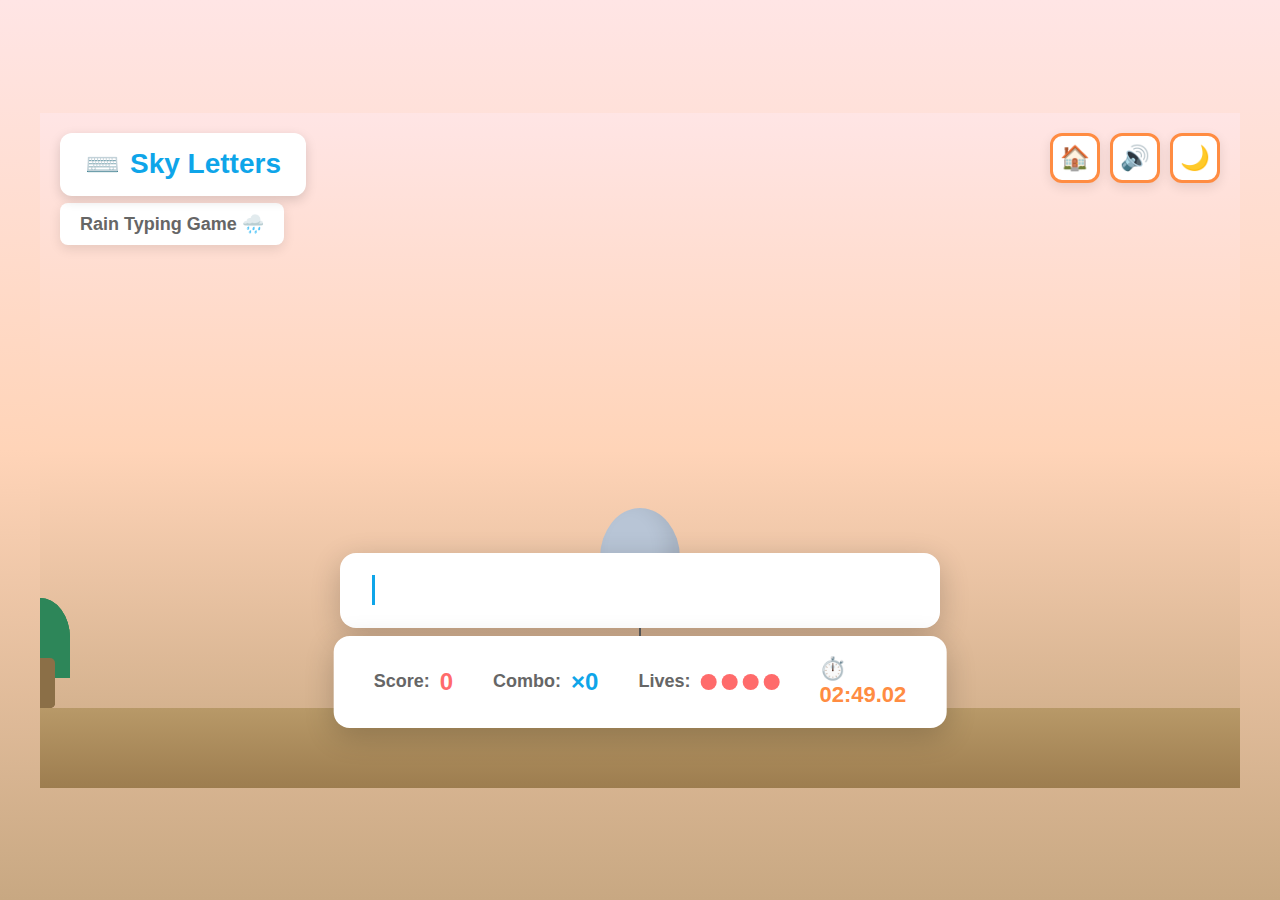
<file: marketing/sky-letters-gameplay.html>
<!DOCTYPE html>
<html lang="en">
<head>
  <meta charset="UTF-8">
  <meta name="viewport" content="width=device-width, initial-scale=1.0">
  <title>Sky Letters - Rain Typing Game</title>
  <style>
    * {
      margin: 0;
      padding: 0;
      box-sizing: border-box;
    }

    body {
      font-family: -apple-system, BlinkMacSystemFont, 'Segoe UI', 'Helvetica Neue', Arial, sans-serif;
      background: linear-gradient(180deg, #FFE5E5 0%, #FFD4B8 50%, #C8A882 100%);
      display: flex;
      align-items: center;
      justify-content: center;
      min-height: 100vh;
      overflow: hidden;
    }

    .container {
      width: 1200px;
      height: 675px;
      background: linear-gradient(180deg, #FFE5E5 0%, #FFD4B8 50%, #C8A882 100%);
      position: relative;
      overflow: hidden;
    }

    /* Sky and ground */
    .ground {
      position: absolute;
      bottom: 0;
      left: 0;
      right: 0;
      height: 80px;
      background: linear-gradient(180deg, #B89968 0%, #9D7D4F 100%);
      z-index: 1;
    }

    /* Trees */
    .tree {
      position: absolute;
      bottom: 80px;
      z-index: 2;
    }

    .tree-trunk {
      width: 30px;
      height: 50px;
      background: #8B6F47;
      border-radius: 5px;
      position: absolute;
      bottom: 0;
      left: 50%;
      transform: translateX(-50%);
    }

    .tree-top {
      width: 60px;
      height: 80px;
      background: #2D8659;
      border-radius: 50% 50% 0 0;
      position: absolute;
      bottom: 30px;
      left: 50%;
      transform: translateX(-50%);
    }

    .tree:nth-child(1) { left: 150px; }
    .tree:nth-child(2) { left: 400px; }
    .tree:nth-child(3) { right: 150px; }

    /* Balloon character */
    .balloon-character {
      position: absolute;
      bottom: 180px;
      left: 50%;
      transform: translateX(-50%);
      z-index: 3;
      animation: balloonFloat 3s ease-in-out infinite;
    }

    .balloon-body {
      width: 80px;
      height: 100px;
      background: #B8C5D6;
      border-radius: 50% 50% 45% 45%;
      position: relative;
      box-shadow: inset -10px -10px 20px rgba(0,0,0,0.1);
    }

    .balloon-string {
      width: 2px;
      height: 40px;
      background: #666;
      position: absolute;
      bottom: -40px;
      left: 50%;
      transform: translateX(-50%);
    }

    @keyframes balloonFloat {
      0%, 100% { transform: translateX(-50%) translateY(0); }
      50% { transform: translateX(-50%) translateY(-15px); }
    }

    /* Falling words */
    .word {
      position: absolute;
      background: white;
      padding: 10px 20px;
      border-radius: 12px;
      font-size: 18px;
      font-weight: 600;
      box-shadow: 0 4px 12px rgba(0,0,0,0.15);
      animation: fall linear forwards;
      z-index: 4;
    }

    @keyframes fall {
      from {
        top: -50px;
        opacity: 1;
      }
      to {
        top: 500px;
        opacity: 0.3;
      }
    }

    /* Input area */
    .input-area {
      position: absolute;
      bottom: 160px;
      left: 50%;
      transform: translateX(-50%);
      width: 600px;
      z-index: 5;
    }

    .input-box {
      background: white;
      padding: 20px 30px;
      border-radius: 16px;
      font-size: 28px;
      font-weight: 600;
      box-shadow: 0 8px 30px rgba(0,0,0,0.2);
      position: relative;
    }

    .typing-text {
      color: #0EA5E9;
      min-height: 35px;
    }

    .cursor {
      display: inline-block;
      width: 3px;
      height: 30px;
      background: #0EA5E9;
      margin-left: 2px;
      animation: blink 1s infinite;
      vertical-align: middle;
    }

    @keyframes blink {
      0%, 50% { opacity: 1; }
      51%, 100% { opacity: 0; }
    }

    /* Stats panel */
    .stats-panel {
      position: absolute;
      bottom: 60px;
      left: 50%;
      transform: translateX(-50%);
      background: white;
      padding: 20px 40px;
      border-radius: 16px;
      box-shadow: 0 8px 30px rgba(0,0,0,0.2);
      display: flex;
      gap: 40px;
      align-items: center;
      z-index: 5;
    }

    .stat {
      display: flex;
      align-items: center;
      gap: 10px;
      font-size: 18px;
      font-weight: 600;
    }

    .stat-label {
      color: #666;
    }

    .stat-value {
      color: #FF6B6B;
      font-size: 24px;
    }

    .stat-value.score {
      color: #FF6B6B;
    }

    .stat-value.combo {
      color: #0EA5E9;
    }

    .lives {
      display: flex;
      gap: 5px;
    }

    .life {
      width: 16px;
      height: 16px;
      background: #FF6B6B;
      border-radius: 50%;
    }

    .timer {
      color: #FF8C42;
      font-size: 22px;
    }

    /* UI elements */
    .ui-buttons {
      position: absolute;
      top: 20px;
      right: 20px;
      display: flex;
      gap: 10px;
      z-index: 10;
    }

    .ui-button {
      width: 50px;
      height: 50px;
      background: white;
      border: 3px solid #FF8C42;
      border-radius: 12px;
      display: flex;
      align-items: center;
      justify-content: center;
      font-size: 24px;
      box-shadow: 0 4px 12px rgba(0,0,0,0.1);
    }

    /* Branding */
    .branding {
      position: absolute;
      top: 20px;
      left: 20px;
      z-index: 10;
    }

    .logo {
      background: white;
      padding: 15px 25px;
      border-radius: 12px;
      font-size: 28px;
      font-weight: 800;
      color: #0EA5E9;
      box-shadow: 0 4px 12px rgba(0,0,0,0.15);
      display: flex;
      align-items: center;
      gap: 10px;
    }

    .game-title {
      position: absolute;
      top: 90px;
      left: 20px;
      font-size: 18px;
      font-weight: 700;
      color: #666;
      background: white;
      padding: 10px 20px;
      border-radius: 8px;
      box-shadow: 0 4px 12px rgba(0,0,0,0.1);
    }

    /* Success animation */
    .success-particle {
      position: absolute;
      width: 8px;
      height: 8px;
      background: #4CAF50;
      border-radius: 50%;
      animation: particle 1s ease-out forwards;
      z-index: 6;
    }

    @keyframes particle {
      0% {
        transform: translate(0, 0) scale(1);
        opacity: 1;
      }
      100% {
        transform: translate(var(--tx), var(--ty)) scale(0);
        opacity: 0;
      }
    }
  </style>
</head>
<body>
  <div class="container">
    <!-- Branding -->
    <div class="branding">
      <div class="logo">
        <span>⌨️</span>
        <span>Sky Letters</span>
      </div>
    </div>
    <div class="game-title">Rain Typing Game 🌧️</div>

    <!-- UI Buttons -->
    <div class="ui-buttons">
      <div class="ui-button">🏠</div>
      <div class="ui-button">🔊</div>
      <div class="ui-button">🌙</div>
    </div>

    <!-- Trees -->
    <div class="tree">
      <div class="tree-top"></div>
      <div class="tree-trunk"></div>
    </div>
    <div class="tree">
      <div class="tree-top"></div>
      <div class="tree-trunk"></div>
    </div>
    <div class="tree">
      <div class="tree-top"></div>
      <div class="tree-trunk"></div>
    </div>

    <!-- Balloon Character -->
    <div class="balloon-character">
      <div class="balloon-body"></div>
      <div class="balloon-string"></div>
    </div>

    <!-- Falling words container -->
    <div id="falling-words"></div>

    <!-- Input area -->
    <div class="input-area">
      <div class="input-box">
        <div class="typing-text">
          <span id="typed-text"></span><span class="cursor"></span>
        </div>
      </div>
    </div>

    <!-- Stats panel -->
    <div class="stats-panel">
      <div class="stat">
        <span class="stat-label">Score:</span>
        <span class="stat-value score" id="score">0</span>
      </div>
      <div class="stat">
        <span class="stat-label">Combo:</span>
        <span class="stat-value combo">×<span id="combo">0</span></span>
      </div>
      <div class="stat">
        <span class="stat-label">Lives:</span>
        <div class="lives">
          <div class="life"></div>
          <div class="life"></div>
          <div class="life"></div>
          <div class="life"></div>
        </div>
      </div>
      <div class="stat">
        <span class="timer">⏱️ <span id="timer">02:49.71</span></span>
      </div>
    </div>

    <!-- Ground -->
    <div class="ground"></div>
  </div>

  <script>
    const words = [
      'bathroom', 'wind', 'now', 'indigo', 'philosophy', 'wide',
      'justice', 'keyboard', 'typing', 'speed', 'accuracy', 'practice',
      'challenge', 'improve', 'skill', 'focus', 'rhythm', 'master'
    ];

    let score = 0;
    let combo = 0;
    let currentWordIndex = 0;
    let typingWords = [''];

    // Create falling words
    function createFallingWord() {
      const word = words[Math.floor(Math.random() * words.length)];
      const wordElement = document.createElement('div');
      wordElement.className = 'word';
      wordElement.textContent = word;
      wordElement.style.left = Math.random() * 80 + 10 + '%';
      wordElement.style.animationDuration = (Math.random() * 3 + 5) + 's';

      document.getElementById('falling-words').appendChild(wordElement);

      setTimeout(() => {
        if (wordElement.parentElement) {
          wordElement.remove();
        }
      }, 8000);
    }

    // Simulate typing
    function simulateTyping() {
      const currentWord = typingWords[currentWordIndex];
      const targetWord = words[currentWordIndex % words.length];

      if (currentWord.length < targetWord.length) {
        typingWords[currentWordIndex] += targetWord[currentWord.length];
        document.getElementById('typed-text').textContent = typingWords[currentWordIndex];

        setTimeout(simulateTyping, 150 + Math.random() * 100);
      } else {
        // Word complete
        score += 10 * (combo + 1);
        combo++;
        document.getElementById('score').textContent = score;
        document.getElementById('combo').textContent = combo;

        // Create success particles
        createSuccessParticles();

        setTimeout(() => {
          typingWords[currentWordIndex] = '';
          currentWordIndex++;
          typingWords.push('');
          document.getElementById('typed-text').textContent = '';
          setTimeout(simulateTyping, 500);
        }, 300);
      }
    }

    // Create success particles
    function createSuccessParticles() {
      const inputBox = document.querySelector('.input-box');
      const rect = inputBox.getBoundingClientRect();

      for (let i = 0; i < 8; i++) {
        const particle = document.createElement('div');
        particle.className = 'success-particle';
        particle.style.left = rect.left + rect.width / 2 + 'px';
        particle.style.top = rect.top + rect.height / 2 + 'px';

        const angle = (Math.PI * 2 * i) / 8;
        const distance = 50 + Math.random() * 30;
        particle.style.setProperty('--tx', Math.cos(angle) * distance + 'px');
        particle.style.setProperty('--ty', Math.sin(angle) * distance + 'px');

        document.body.appendChild(particle);

        setTimeout(() => particle.remove(), 1000);
      }
    }

    // Update timer
    let time = 169.71;
    function updateTimer() {
      time -= 0.01;
      const minutes = Math.floor(time / 60);
      const seconds = (time % 60).toFixed(2);
      document.getElementById('timer').textContent =
        `0${minutes}:${seconds.padStart(5, '0')}`;
    }

    // Start animations
    setInterval(createFallingWord, 1200);
    setInterval(updateTimer, 10);
    setTimeout(simulateTyping, 1000);
  </script>
</body>
</html>
</file>
<file: _next/static/css/4d7235ef728b2380.css>
@import url("https://fonts.googleapis.com/css2?family=Inter:wght@300;400;500;600;700&display=swap");*,:after,:before{--tw-border-spacing-x:0;--tw-border-spacing-y:0;--tw-translate-x:0;--tw-translate-y:0;--tw-rotate:0;--tw-skew-x:0;--tw-skew-y:0;--tw-scale-x:1;--tw-scale-y:1;--tw-pan-x: ;--tw-pan-y: ;--tw-pinch-zoom: ;--tw-scroll-snap-strictness:proximity;--tw-gradient-from-position: ;--tw-gradient-via-position: ;--tw-gradient-to-position: ;--tw-ordinal: ;--tw-slashed-zero: ;--tw-numeric-figure: ;--tw-numeric-spacing: ;--tw-numeric-fraction: ;--tw-ring-inset: ;--tw-ring-offset-width:0px;--tw-ring-offset-color:#fff;--tw-ring-color:rgba(59,130,246,.5);--tw-ring-offset-shadow:0 0 #0000;--tw-ring-shadow:0 0 #0000;--tw-shadow:0 0 #0000;--tw-shadow-colored:0 0 #0000;--tw-blur: ;--tw-brightness: ;--tw-contrast: ;--tw-grayscale: ;--tw-hue-rotate: ;--tw-invert: ;--tw-saturate: ;--tw-sepia: ;--tw-drop-shadow: ;--tw-backdrop-blur: ;--tw-backdrop-brightness: ;--tw-backdrop-contrast: ;--tw-backdrop-grayscale: ;--tw-backdrop-hue-rotate: ;--tw-backdrop-invert: ;--tw-backdrop-opacity: ;--tw-backdrop-saturate: ;--tw-backdrop-sepia: ;--tw-contain-size: ;--tw-contain-layout: ;--tw-contain-paint: ;--tw-contain-style: }::backdrop{--tw-border-spacing-x:0;--tw-border-spacing-y:0;--tw-translate-x:0;--tw-translate-y:0;--tw-rotate:0;--tw-skew-x:0;--tw-skew-y:0;--tw-scale-x:1;--tw-scale-y:1;--tw-pan-x: ;--tw-pan-y: ;--tw-pinch-zoom: ;--tw-scroll-snap-strictness:proximity;--tw-gradient-from-position: ;--tw-gradient-via-position: ;--tw-gradient-to-position: ;--tw-ordinal: ;--tw-slashed-zero: ;--tw-numeric-figure: ;--tw-numeric-spacing: ;--tw-numeric-fraction: ;--tw-ring-inset: ;--tw-ring-offset-width:0px;--tw-ring-offset-color:#fff;--tw-ring-color:rgba(59,130,246,.5);--tw-ring-offset-shadow:0 0 #0000;--tw-ring-shadow:0 0 #0000;--tw-shadow:0 0 #0000;--tw-shadow-colored:0 0 #0000;--tw-blur: ;--tw-brightness: ;--tw-contrast: ;--tw-grayscale: ;--tw-hue-rotate: ;--tw-invert: ;--tw-saturate: ;--tw-sepia: ;--tw-drop-shadow: ;--tw-backdrop-blur: ;--tw-backdrop-brightness: ;--tw-backdrop-contrast: ;--tw-backdrop-grayscale: ;--tw-backdrop-hue-rotate: ;--tw-backdrop-invert: ;--tw-backdrop-opacity: ;--tw-backdrop-saturate: ;--tw-backdrop-sepia: ;--tw-contain-size: ;--tw-contain-layout: ;--tw-contain-paint: ;--tw-contain-style: }

/*
! tailwindcss v3.4.17 | MIT License | https://tailwindcss.com
*/*,:after,:before{box-sizing:border-box;border:0 solid #e5e7eb}:after,:before{--tw-content:""}:host,html{line-height:1.5;-webkit-text-size-adjust:100%;-moz-tab-size:4;tab-size:4;font-family:Inter,system-ui,sans-serif;font-feature-settings:normal;font-variation-settings:normal;-webkit-tap-highlight-color:transparent}body{margin:0;line-height:inherit}hr{height:0;color:inherit;border-top-width:1px}abbr:where([title]){text-decoration:underline dotted}h1,h2,h3,h4,h5,h6{font-size:inherit;font-weight:inherit}a{color:inherit;text-decoration:inherit}b,strong{font-weight:bolder}code,kbd,pre,samp{font-family:ui-monospace,SFMono-Regular,Menlo,Monaco,Consolas,Liberation Mono,Courier New,monospace;font-feature-settings:normal;font-variation-settings:normal;font-size:1em}small{font-size:80%}sub,sup{font-size:75%;line-height:0;position:relative;vertical-align:baseline}sub{bottom:-.25em}sup{top:-.5em}table{text-indent:0;border-color:inherit;border-collapse:collapse}button,input,optgroup,select,textarea{font-family:inherit;font-feature-settings:inherit;font-variation-settings:inherit;font-size:100%;font-weight:inherit;line-height:inherit;letter-spacing:inherit;color:inherit;margin:0;padding:0}button,select{text-transform:none}button,input:where([type=button]),input:where([type=reset]),input:where([type=submit]){-webkit-appearance:button;background-color:transparent;background-image:none}:-moz-focusring{outline:auto}:-moz-ui-invalid{box-shadow:none}progress{vertical-align:baseline}::-webkit-inner-spin-button,::-webkit-outer-spin-button{height:auto}[type=search]{-webkit-appearance:textfield;outline-offset:-2px}::-webkit-search-decoration{-webkit-appearance:none}::-webkit-file-upload-button{-webkit-appearance:button;font:inherit}summary{display:list-item}blockquote,dd,dl,figure,h1,h2,h3,h4,h5,h6,hr,p,pre{margin:0}fieldset{margin:0}fieldset,legend{padding:0}menu,ol,ul{list-style:none;margin:0;padding:0}dialog{padding:0}textarea{resize:vertical}input::placeholder,textarea::placeholder{opacity:1;color:#9ca3af}[role=button],button{cursor:pointer}:disabled{cursor:default}audio,canvas,embed,iframe,img,object,svg,video{display:block;vertical-align:middle}img,video{max-width:100%;height:auto}[hidden]:where(:not([hidden=until-found])){display:none}html{scroll-behavior:smooth}body{--tw-text-opacity:1;color:rgb(26 39 58/var(--tw-text-opacity,1));-webkit-font-smoothing:antialiased;-moz-osx-font-smoothing:grayscale;background-image:linear-gradient(0deg,#4706af,#0064ec,#009cff,#00cdfe,#06faf4);background-attachment:fixed;min-height:100vh}::selection{--tw-bg-opacity:1;background-color:rgb(155 101 243/var(--tw-bg-opacity,1));--tw-text-opacity:1;color:rgb(255 255 255/var(--tw-text-opacity,1))}.container{width:100%}@media (min-width:640px){.container{max-width:640px}}@media (min-width:768px){.container{max-width:768px}}@media (min-width:1024px){.container{max-width:1024px}}@media (min-width:1280px){.container{max-width:1280px}}@media (min-width:1536px){.container{max-width:1536px}}.pointer-events-none{pointer-events:none}.fixed{position:fixed}.absolute{position:absolute}.relative{position:relative}.sticky{position:sticky}.inset-0{inset:0}.bottom-8{bottom:2rem}.right-8{right:2rem}.top-0{top:0}.z-50{z-index:50}.col-span-12{grid-column:span 12/span 12}.mx-auto{margin-left:auto;margin-right:auto}.mb-12{margin-bottom:3rem}.mb-16{margin-bottom:4rem}.mb-2{margin-bottom:.5rem}.mb-3{margin-bottom:.75rem}.mb-4{margin-bottom:1rem}.mb-6{margin-bottom:1.5rem}.mb-8{margin-bottom:2rem}.ml-1{margin-left:.25rem}.ml-2{margin-left:.5rem}.mr-2{margin-right:.5rem}.mt-0\.5{margin-top:.125rem}.mt-1{margin-top:.25rem}.mt-16{margin-top:4rem}.mt-2{margin-top:.5rem}.mt-6{margin-top:1.5rem}.block{display:block}.inline-block{display:inline-block}.flex{display:flex}.inline-flex{display:inline-flex}.grid{display:grid}.hidden{display:none}.h-14{height:3.5rem}.h-16{height:4rem}.h-2{height:.5rem}.h-20{height:5rem}.h-4{height:1rem}.h-5{height:1.25rem}.h-6{height:1.5rem}.h-8{height:2rem}.min-h-screen{min-height:100vh}.w-14{width:3.5rem}.w-16{width:4rem}.w-2{width:.5rem}.w-20{width:5rem}.w-4{width:1rem}.w-5{width:1.25rem}.w-6{width:1.5rem}.w-8{width:2rem}.w-full{width:100%}.max-w-2xl{max-width:42rem}.max-w-4xl{max-width:56rem}.max-w-5xl{max-width:64rem}.flex-1{flex:1 1 0%}.flex-shrink-0{flex-shrink:0}.translate-y-0{--tw-translate-y:0px}.translate-y-0,.translate-y-4{transform:translate(var(--tw-translate-x),var(--tw-translate-y)) rotate(var(--tw-rotate)) skewX(var(--tw-skew-x)) skewY(var(--tw-skew-y)) scaleX(var(--tw-scale-x)) scaleY(var(--tw-scale-y))}.translate-y-4{--tw-translate-y:1rem}@keyframes float{0%,to{transform:translateY(0)}50%{transform:translateY(-10px)}}.animate-float{animation:float 3s ease-in-out infinite}.cursor-pointer{cursor:pointer}.grid-cols-1{grid-template-columns:repeat(1,minmax(0,1fr))}.grid-cols-12{grid-template-columns:repeat(12,minmax(0,1fr))}.flex-col{flex-direction:column}.items-start{align-items:flex-start}.items-center{align-items:center}.justify-center{justify-content:center}.justify-between{justify-content:space-between}.gap-2{gap:.5rem}.gap-3{gap:.75rem}.gap-4{gap:1rem}.gap-6{gap:1.5rem}.gap-8{gap:2rem}.space-y-2>:not([hidden])~:not([hidden]){--tw-space-y-reverse:0;margin-top:calc(.5rem * calc(1 - var(--tw-space-y-reverse)));margin-bottom:calc(.5rem * var(--tw-space-y-reverse))}.overflow-hidden{overflow:hidden}.break-all{word-break:break-all}.rounded-2xl{border-radius:1rem}.rounded-full{border-radius:9999px}.rounded-lg{border-radius:.5rem}.border{border-width:1px}.border-2{border-width:2px}.border-4{border-width:4px}.border-b{border-bottom-width:1px}.border-t-8{border-top-width:8px}.border-black{--tw-border-opacity:1;border-color:rgb(0 0 0/var(--tw-border-opacity,1))}.border-konviny-100{--tw-border-opacity:1;border-color:rgb(241 245 249/var(--tw-border-opacity,1))}.border-text{--tw-border-opacity:1;border-color:rgb(26 39 58/var(--tw-border-opacity,1))}.bg-accent{--tw-bg-opacity:1;background-color:rgb(57 216 212/var(--tw-bg-opacity,1))}.bg-accent\/10{background-color:rgba(57,216,212,.1)}.bg-background{--tw-bg-opacity:1;background-color:rgb(253 254 253/var(--tw-bg-opacity,1))}.bg-background\/80{background-color:rgba(253,254,253,.8)}.bg-primary{--tw-bg-opacity:1;background-color:rgb(155 101 243/var(--tw-bg-opacity,1))}.bg-primary\/10,.bg-selection\/10{background-color:rgba(155,101,243,.1)}.bg-white{--tw-bg-opacity:1;background-color:rgb(255 255 255/var(--tw-bg-opacity,1))}.bg-white\/60{background-color:hsla(0,0%,100%,.6)}.bg-gradient-to-br{background-image:linear-gradient(to bottom right,var(--tw-gradient-stops))}.from-konviny-50{--tw-gradient-from:#f8fafc var(--tw-gradient-from-position);--tw-gradient-to:rgba(248,250,252,0) var(--tw-gradient-to-position);--tw-gradient-stops:var(--tw-gradient-from),var(--tw-gradient-to)}.via-white{--tw-gradient-to:hsla(0,0%,100%,0) var(--tw-gradient-to-position);--tw-gradient-stops:var(--tw-gradient-from),#fff var(--tw-gradient-via-position),var(--tw-gradient-to)}.stroke-\[3\]{stroke-width:3}.p-2{padding:.5rem}.p-4{padding:1rem}.p-6{padding:1.5rem}.px-10{padding-left:2.5rem;padding-right:2.5rem}.px-2{padding-left:.5rem;padding-right:.5rem}.px-4{padding-left:1rem;padding-right:1rem}.px-8{padding-left:2rem;padding-right:2rem}.py-1{padding-top:.25rem;padding-bottom:.25rem}.py-12{padding-top:3rem;padding-bottom:3rem}.py-16{padding-top:4rem;padding-bottom:4rem}.py-2{padding-top:.5rem;padding-bottom:.5rem}.py-20{padding-top:5rem;padding-bottom:5rem}.py-4{padding-top:1rem;padding-bottom:1rem}.py-5{padding-top:1.25rem;padding-bottom:1.25rem}.py-8{padding-bottom:2rem}.pt-8,.py-8{padding-top:2rem}.text-left{text-align:left}.text-center{text-align:center}.text-2xl{font-size:1.5rem;line-height:2rem}.text-3xl{font-size:1.875rem;line-height:2.25rem}.text-4xl{font-size:2.25rem;line-height:2.5rem}.text-base{font-size:1rem;line-height:1.5rem}.text-lg{font-size:1.125rem;line-height:1.75rem}.text-sm{font-size:.875rem;line-height:1.25rem}.text-xl{font-size:1.25rem;line-height:1.75rem}.text-xs{font-size:.75rem;line-height:1rem}.font-black{font-weight:900}.font-bold{font-weight:700}.font-medium{font-weight:500}.font-semibold{font-weight:600}.uppercase{text-transform:uppercase}.italic{font-style:italic}.leading-relaxed{line-height:1.625}.leading-tight{line-height:1.25}.tracking-tight{letter-spacing:-.025em}.tracking-wider{letter-spacing:.05em}.text-accent{--tw-text-opacity:1;color:rgb(57 216 212/var(--tw-text-opacity,1))}.text-black{--tw-text-opacity:1;color:rgb(0 0 0/var(--tw-text-opacity,1))}.text-konviny-500{--tw-text-opacity:1;color:rgb(100 116 139/var(--tw-text-opacity,1))}.text-konviny-600{--tw-text-opacity:1;color:rgb(71 85 105/var(--tw-text-opacity,1))}.text-konviny-700{--tw-text-opacity:1;color:rgb(51 65 85/var(--tw-text-opacity,1))}.text-konviny-900{--tw-text-opacity:1;color:rgb(26 39 58/var(--tw-text-opacity,1))}.text-primary,.text-selection{--tw-text-opacity:1;color:rgb(155 101 243/var(--tw-text-opacity,1))}.text-text{--tw-text-opacity:1;color:rgb(26 39 58/var(--tw-text-opacity,1))}.text-text-dark{--tw-text-opacity:1;color:rgb(232 236 240/var(--tw-text-opacity,1))}.text-white{--tw-text-opacity:1;color:rgb(255 255 255/var(--tw-text-opacity,1))}.underline{text-decoration-line:underline}.decoration-accent{text-decoration-color:#39d8d4}.decoration-\[5px\]{text-decoration-thickness:5px}.underline-offset-\[5px\]{text-underline-offset:5px}.antialiased{-webkit-font-smoothing:antialiased;-moz-osx-font-smoothing:grayscale}.opacity-0{opacity:0}.opacity-100{opacity:1}.shadow-\[4px_4px_0px_0px\]{--tw-shadow:4px 4px 0px 0px;--tw-shadow-colored:4px 4px 0px 0px var(--tw-shadow-color)}.shadow-\[4px_4px_0px_0px\],.shadow-\[8px_8px_0px_0px\]{box-shadow:var(--tw-ring-offset-shadow,0 0 #0000),var(--tw-ring-shadow,0 0 #0000),var(--tw-shadow)}.shadow-\[8px_8px_0px_0px\]{--tw-shadow:8px 8px 0px 0px;--tw-shadow-colored:8px 8px 0px 0px var(--tw-shadow-color)}.shadow-lg{--tw-shadow:0 10px 15px -3px rgba(0,0,0,.1),0 4px 6px -4px rgba(0,0,0,.1);--tw-shadow-colored:0 10px 15px -3px var(--tw-shadow-color),0 4px 6px -4px var(--tw-shadow-color)}.shadow-lg,.shadow-soft{box-shadow:var(--tw-ring-offset-shadow,0 0 #0000),var(--tw-ring-shadow,0 0 #0000),var(--tw-shadow)}.shadow-soft{--tw-shadow:0 2px 15px -3px rgba(0,0,0,.07),0 10px 20px -2px rgba(0,0,0,.04);--tw-shadow-colored:0 2px 15px -3px var(--tw-shadow-color),0 10px 20px -2px var(--tw-shadow-color)}.shadow-text{--tw-shadow-color:#1a273a;--tw-shadow:var(--tw-shadow-colored)}.backdrop-blur-md{--tw-backdrop-blur:blur(12px)}.backdrop-blur-md,.backdrop-blur-sm{-webkit-backdrop-filter:var(--tw-backdrop-blur) var(--tw-backdrop-brightness) var(--tw-backdrop-contrast) var(--tw-backdrop-grayscale) var(--tw-backdrop-hue-rotate) var(--tw-backdrop-invert) var(--tw-backdrop-opacity) var(--tw-backdrop-saturate) var(--tw-backdrop-sepia);backdrop-filter:var(--tw-backdrop-blur) var(--tw-backdrop-brightness) var(--tw-backdrop-contrast) var(--tw-backdrop-grayscale) var(--tw-backdrop-hue-rotate) var(--tw-backdrop-invert) var(--tw-backdrop-opacity) var(--tw-backdrop-saturate) var(--tw-backdrop-sepia)}.backdrop-blur-sm{--tw-backdrop-blur:blur(4px)}.transition-all{transition-property:all;transition-timing-function:cubic-bezier(.4,0,.2,1);transition-duration:.15s}.transition-colors{transition-property:color,background-color,border-color,text-decoration-color,fill,stroke;transition-timing-function:cubic-bezier(.4,0,.2,1);transition-duration:.15s}.transition-opacity{transition-property:opacity;transition-timing-function:cubic-bezier(.4,0,.2,1);transition-duration:.15s}.duration-200{transition-duration:.2s}body{font-family:Inter,system-ui,sans-serif}.hover\:translate-x-\[-2px\]:hover{--tw-translate-x:-2px}.hover\:translate-x-\[-2px\]:hover,.hover\:translate-x-\[-4px\]:hover{transform:translate(var(--tw-translate-x),var(--tw-translate-y)) rotate(var(--tw-rotate)) skewX(var(--tw-skew-x)) skewY(var(--tw-skew-y)) scaleX(var(--tw-scale-x)) scaleY(var(--tw-scale-y))}.hover\:translate-x-\[-4px\]:hover{--tw-translate-x:-4px}.hover\:translate-x-\[4px\]:hover{--tw-translate-x:4px}.hover\:translate-x-\[4px\]:hover,.hover\:translate-y-\[-2px\]:hover{transform:translate(var(--tw-translate-x),var(--tw-translate-y)) rotate(var(--tw-rotate)) skewX(var(--tw-skew-x)) skewY(var(--tw-skew-y)) scaleX(var(--tw-scale-x)) scaleY(var(--tw-scale-y))}.hover\:translate-y-\[-2px\]:hover{--tw-translate-y:-2px}.hover\:translate-y-\[-4px\]:hover{--tw-translate-y:-4px}.hover\:translate-y-\[-4px\]:hover,.hover\:translate-y-\[4px\]:hover{transform:translate(var(--tw-translate-x),var(--tw-translate-y)) rotate(var(--tw-rotate)) skewX(var(--tw-skew-x)) skewY(var(--tw-skew-y)) scaleX(var(--tw-scale-x)) scaleY(var(--tw-scale-y))}.hover\:translate-y-\[4px\]:hover{--tw-translate-y:4px}.hover\:bg-konviny-100:hover{--tw-bg-opacity:1;background-color:rgb(241 245 249/var(--tw-bg-opacity,1))}.hover\:bg-primary:hover{--tw-bg-opacity:1;background-color:rgb(155 101 243/var(--tw-bg-opacity,1))}.hover\:bg-white:hover{--tw-bg-opacity:1;background-color:rgb(255 255 255/var(--tw-bg-opacity,1))}.hover\:text-accent:hover{--tw-text-opacity:1;color:rgb(57 216 212/var(--tw-text-opacity,1))}.hover\:text-primary:hover{--tw-text-opacity:1;color:rgb(155 101 243/var(--tw-text-opacity,1))}.hover\:text-white:hover{--tw-text-opacity:1;color:rgb(255 255 255/var(--tw-text-opacity,1))}.hover\:opacity-70:hover{opacity:.7}.hover\:opacity-80:hover{opacity:.8}.hover\:shadow-\[4px_4px_0px_0px\]:hover{--tw-shadow:4px 4px 0px 0px;--tw-shadow-colored:4px 4px 0px 0px var(--tw-shadow-color)}.hover\:shadow-\[4px_4px_0px_0px\]:hover,.hover\:shadow-\[6px_6px_0px_0px\]:hover{box-shadow:var(--tw-ring-offset-shadow,0 0 #0000),var(--tw-ring-shadow,0 0 #0000),var(--tw-shadow)}.hover\:shadow-\[6px_6px_0px_0px\]:hover{--tw-shadow:6px 6px 0px 0px;--tw-shadow-colored:6px 6px 0px 0px var(--tw-shadow-color)}.hover\:shadow-text:hover{--tw-shadow-color:#1a273a;--tw-shadow:var(--tw-shadow-colored)}.dark\:border-konviny-700:is(.dark *){--tw-border-opacity:1;border-color:rgb(51 65 85/var(--tw-border-opacity,1))}.dark\:border-konviny-800:is(.dark *){--tw-border-opacity:1;border-color:rgb(30 41 59/var(--tw-border-opacity,1))}.dark\:border-text-dark:is(.dark *){--tw-border-opacity:1;border-color:rgb(232 236 240/var(--tw-border-opacity,1))}.dark\:bg-accent-dark:is(.dark *){--tw-bg-opacity:1;background-color:rgb(44 181 177/var(--tw-bg-opacity,1))}.dark\:bg-accent-dark\/20:is(.dark *){background-color:rgba(44,181,177,.2)}.dark\:bg-background-dark:is(.dark *){--tw-bg-opacity:1;background-color:rgb(15 20 25/var(--tw-bg-opacity,1))}.dark\:bg-background-dark\/80:is(.dark *){background-color:rgba(15,20,25,.8)}.dark\:bg-konviny-800:is(.dark *){--tw-bg-opacity:1;background-color:rgb(30 41 59/var(--tw-bg-opacity,1))}.dark\:bg-konviny-900:is(.dark *){--tw-bg-opacity:1;background-color:rgb(26 39 58/var(--tw-bg-opacity,1))}.dark\:bg-primary-dark:is(.dark *){--tw-bg-opacity:1;background-color:rgb(182 142 255/var(--tw-bg-opacity,1))}.dark\:bg-primary-dark\/20:is(.dark *){background-color:rgba(182,142,255,.2)}.dark\:bg-selection-dark\/20:is(.dark *){background-color:rgba(182,142,255,.2)}.dark\:text-accent-dark:is(.dark *){--tw-text-opacity:1;color:rgb(44 181 177/var(--tw-text-opacity,1))}.dark\:text-konviny-300:is(.dark *){--tw-text-opacity:1;color:rgb(203 213 225/var(--tw-text-opacity,1))}.dark\:text-konviny-400:is(.dark *){--tw-text-opacity:1;color:rgb(148 163 184/var(--tw-text-opacity,1))}.dark\:text-konviny-900:is(.dark *){--tw-text-opacity:1;color:rgb(26 39 58/var(--tw-text-opacity,1))}.dark\:text-primary-dark:is(.dark *){--tw-text-opacity:1;color:rgb(182 142 255/var(--tw-text-opacity,1))}.dark\:text-selection-dark:is(.dark *){--tw-text-opacity:1;color:rgb(182 142 255/var(--tw-text-opacity,1))}.dark\:text-text-dark:is(.dark *){--tw-text-opacity:1;color:rgb(232 236 240/var(--tw-text-opacity,1))}.dark\:decoration-accent-dark:is(.dark *){text-decoration-color:#2cb5b1}.dark\:shadow-text-dark:is(.dark *){--tw-shadow-color:#e8ecf0;--tw-shadow:var(--tw-shadow-colored)}.dark\:hover\:bg-konviny-800:hover:is(.dark *){--tw-bg-opacity:1;background-color:rgb(30 41 59/var(--tw-bg-opacity,1))}.dark\:hover\:text-accent-dark:hover:is(.dark *){--tw-text-opacity:1;color:rgb(44 181 177/var(--tw-text-opacity,1))}.dark\:hover\:text-primary-dark:hover:is(.dark *){--tw-text-opacity:1;color:rgb(182 142 255/var(--tw-text-opacity,1))}.dark\:hover\:shadow-text-dark:hover:is(.dark *){--tw-shadow-color:#e8ecf0;--tw-shadow:var(--tw-shadow-colored)}@media (min-width:640px){.sm\:grid-cols-2{grid-template-columns:repeat(2,minmax(0,1fr))}.sm\:grid-cols-3{grid-template-columns:repeat(3,minmax(0,1fr))}.sm\:flex-row{flex-direction:row}.sm\:px-6{padding-left:1.5rem;padding-right:1.5rem}.sm\:text-5xl{font-size:3rem;line-height:1}.sm\:text-xl{font-size:1.25rem;line-height:1.75rem}.sm\:leading-tight{line-height:1.25}}@media (min-width:768px){.md\:grid-cols-2{grid-template-columns:repeat(2,minmax(0,1fr))}.md\:grid-cols-4{grid-template-columns:repeat(4,minmax(0,1fr))}}@media (min-width:1024px){.lg\:col-span-8{grid-column:span 8/span 8}.lg\:col-start-3{grid-column-start:3}.lg\:grid-cols-3{grid-template-columns:repeat(3,minmax(0,1fr))}.lg\:grid-cols-4{grid-template-columns:repeat(4,minmax(0,1fr))}.lg\:px-8{padding-left:2rem;padding-right:2rem}.lg\:py-32{padding-top:8rem;padding-bottom:8rem}.lg\:text-6xl{font-size:3.75rem;line-height:1}}@font-face{font-family:__inter_e839f4;src:url(/_next/static/media/cc27cf3ff100ea21-s.p.ttf) format("truetype");font-display:swap;font-style:normal}@font-face{font-family:__inter_e839f4;src:url(/_next/static/media/dd830f3b569412d7-s.p.ttf) format("truetype");font-display:swap;font-style:italic}@font-face{font-family:__inter_Fallback_e839f4;src:local("Arial");ascent-override:89.79%;descent-override:22.36%;line-gap-override:0.00%;size-adjust:107.89%}.__className_e839f4{font-family:__inter_e839f4,__inter_Fallback_e839f4}.__variable_e839f4{--font-inter:"__inter_e839f4","__inter_Fallback_e839f4"}
</file>
